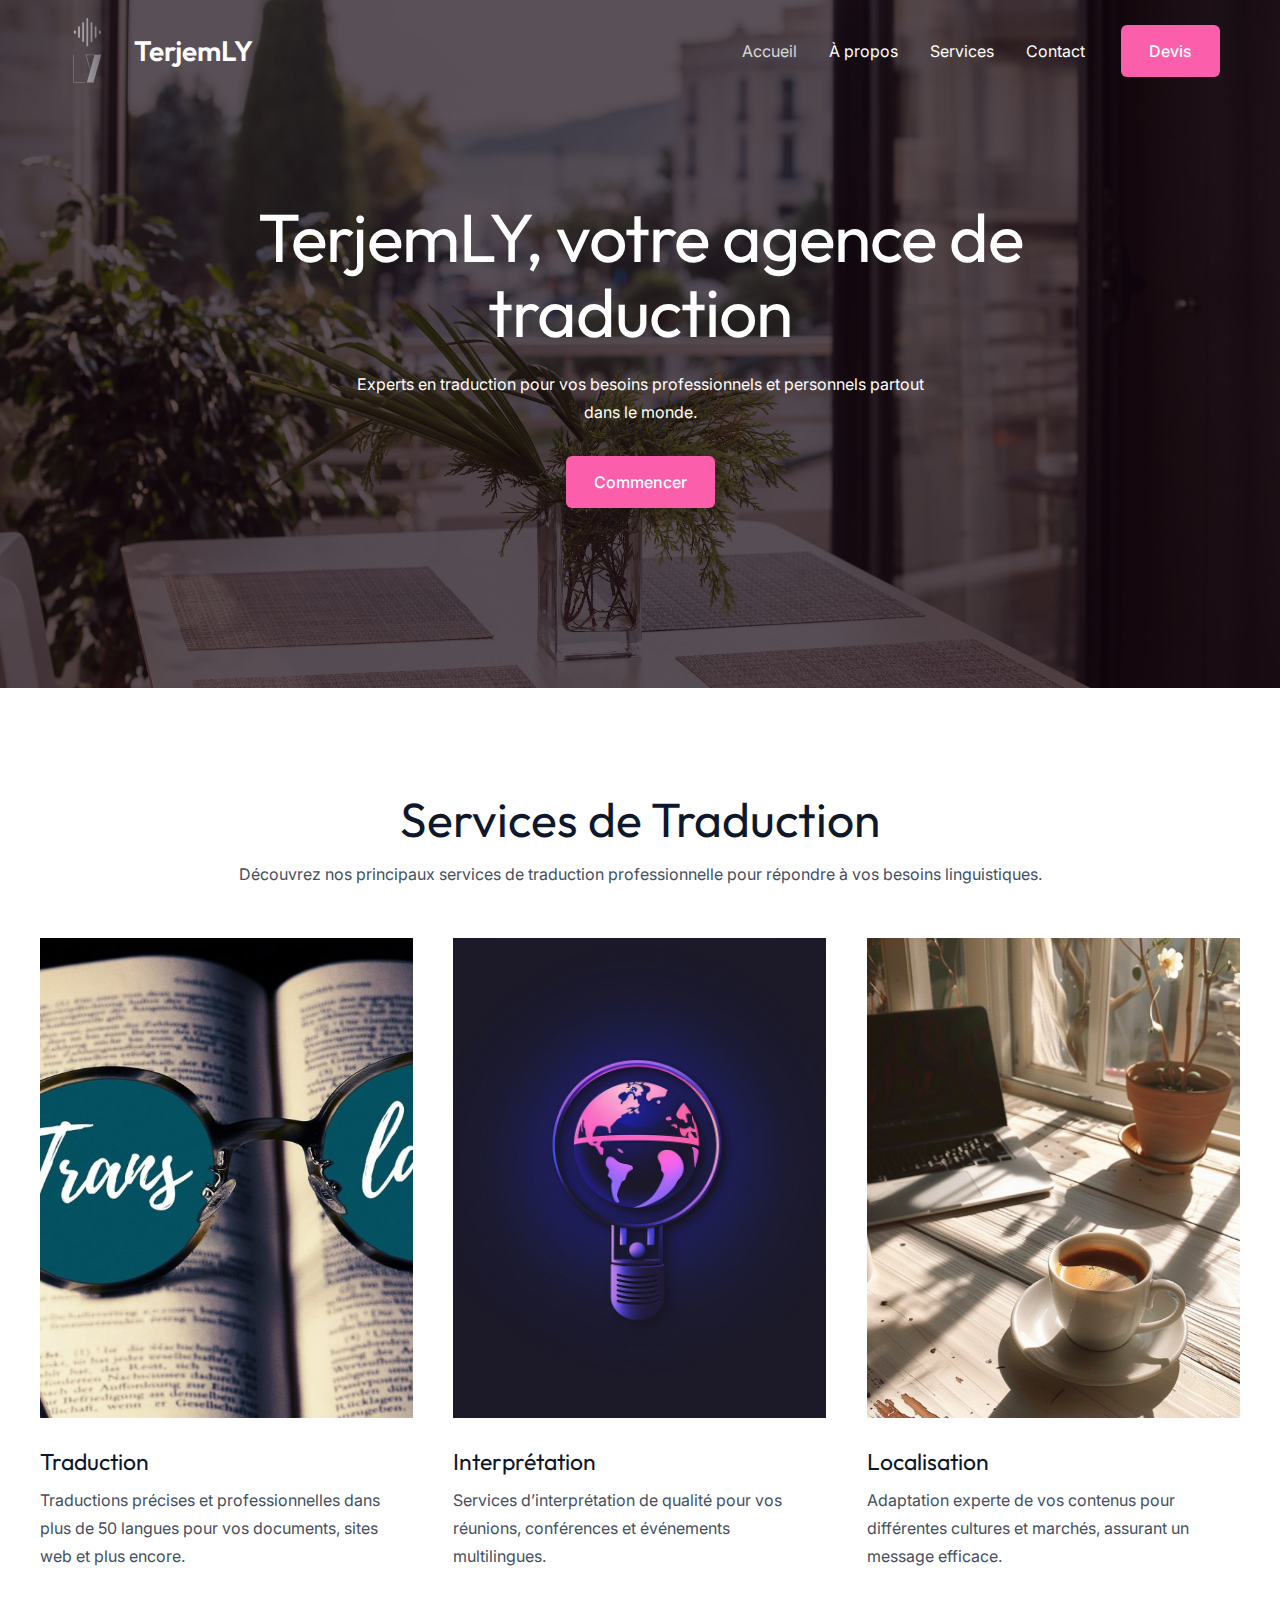
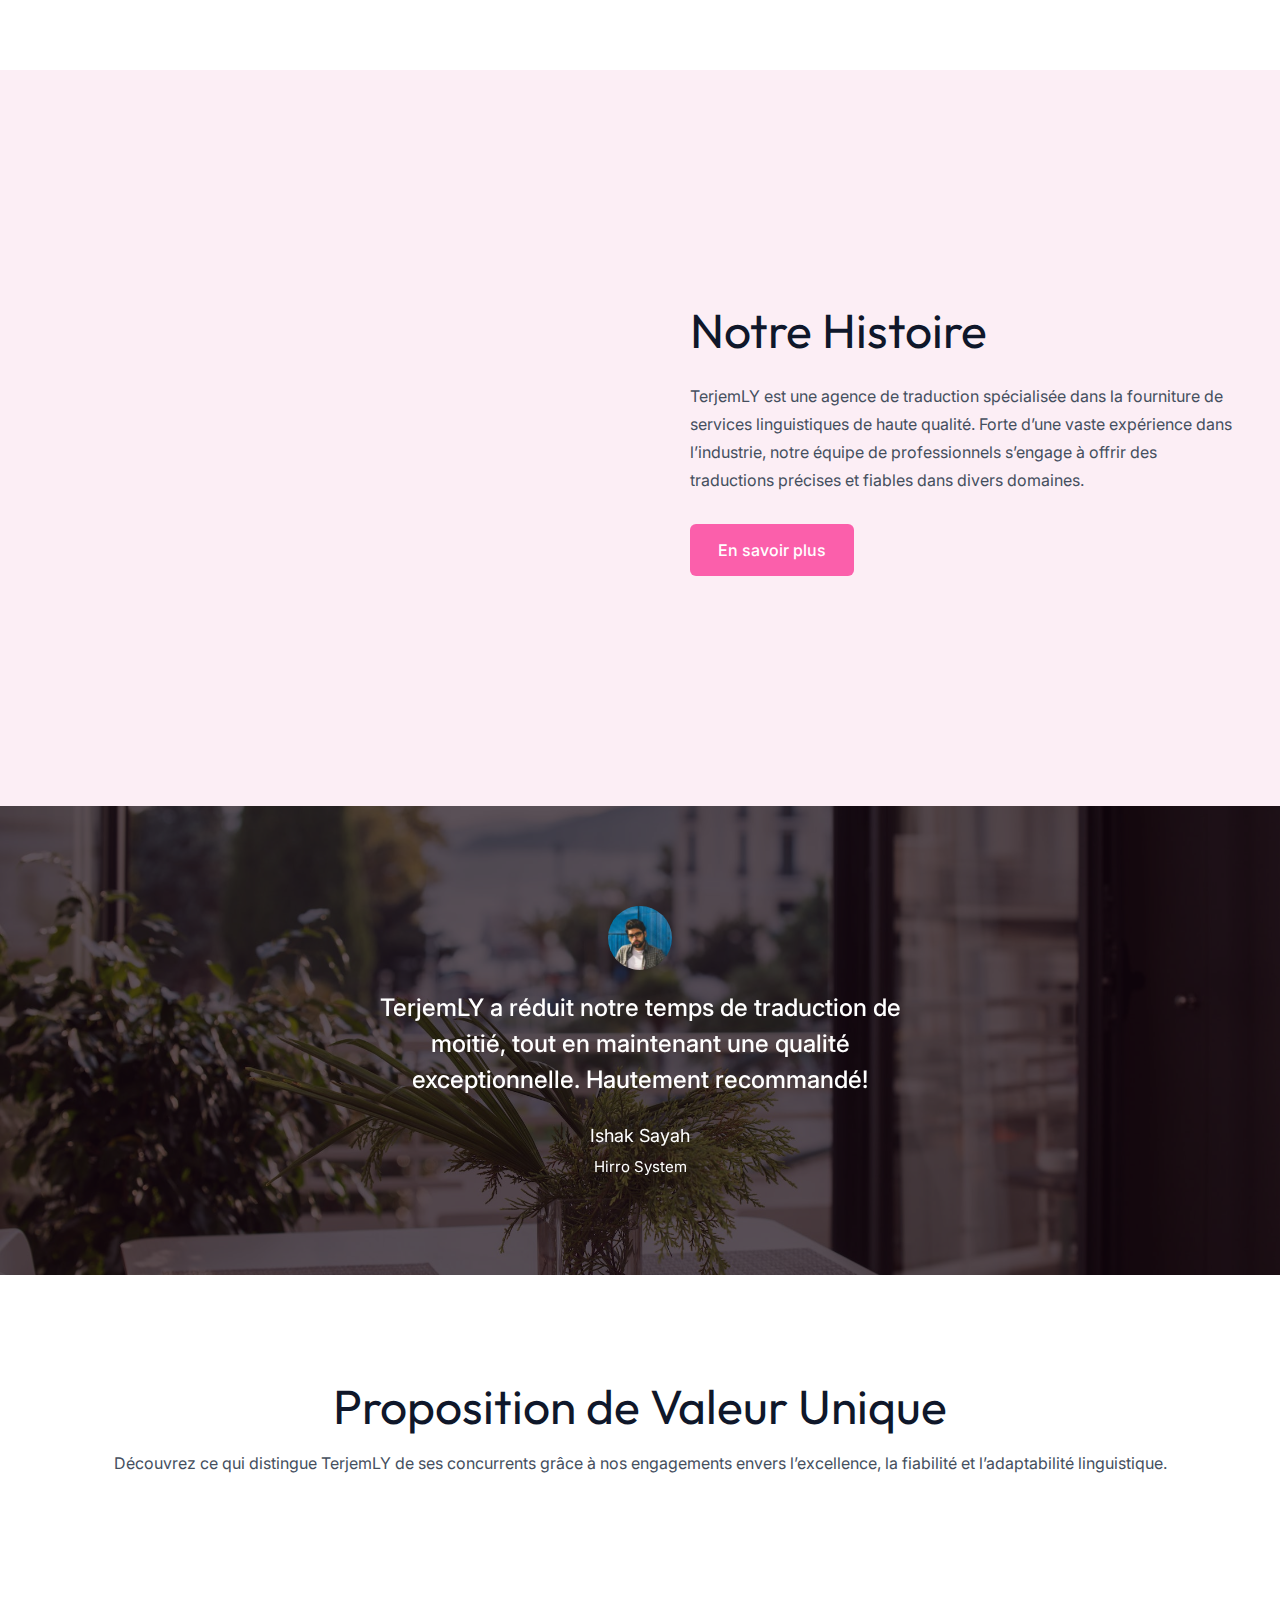
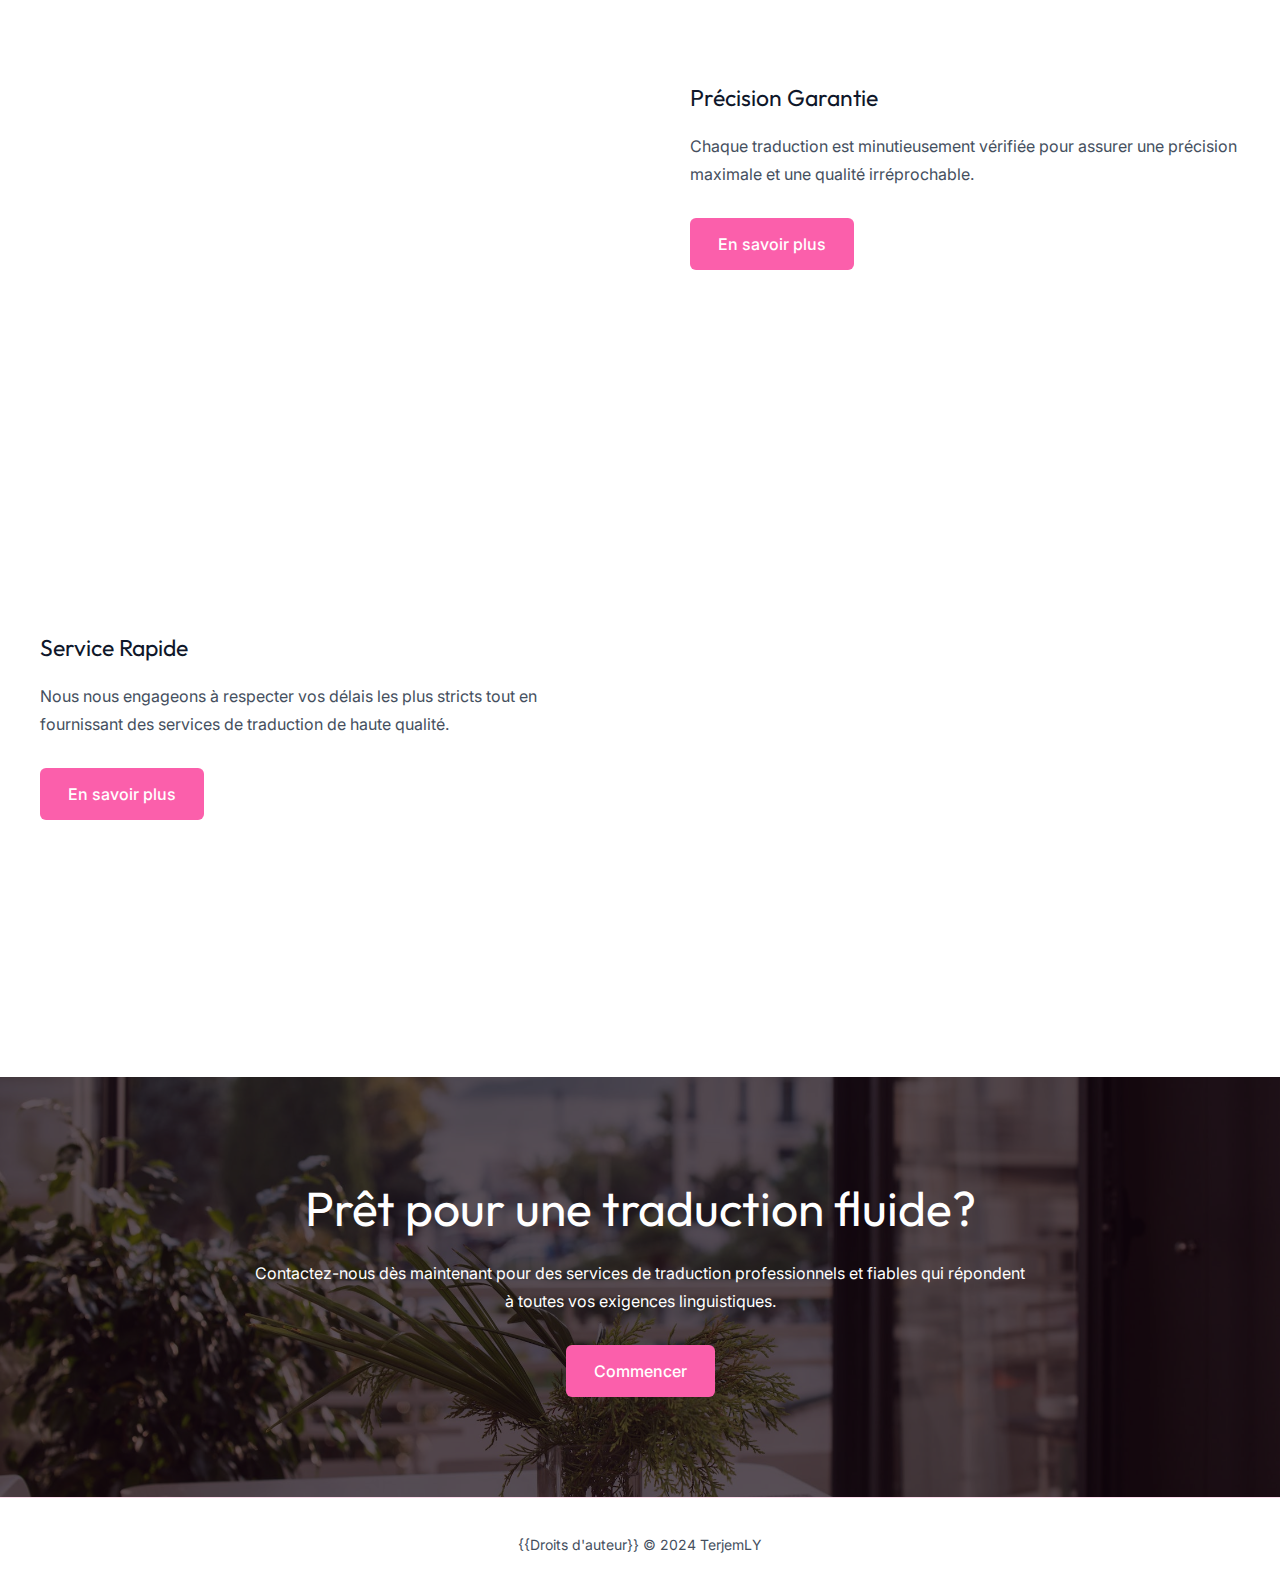
<file: index.html>
<!DOCTYPE html>
<html lang="fr-FR">
<head>
<meta charset="UTF-8">
<meta name="viewport" content="width=device-width, initial-scale=1">
	 <link rel="profile" href="https://gmpg.org/xfn/11"> 
	 <title>TerjemLY</title>
<meta name="robots" content="max-image-preview:large">
<link rel="dns-prefetch" href="//fonts.googleapis.com">
<link rel="alternate" type="application/rss+xml" title="TerjemLY &raquo; Flux" href="./feed/index.html">
<link rel="alternate" type="application/rss+xml" title="TerjemLY &raquo; Flux des commentaires" href="./comments/feed/index.html">
<script>
window._wpemojiSettings = {"baseUrl":"https:\/\/s.w.org\/images\/core\/emoji\/15.0.3\/72x72\/","ext":".png","svgUrl":"https:\/\/s.w.org\/images\/core\/emoji\/15.0.3\/svg\/","svgExt":".svg","source":{"concatemoji":".\/\/wp-includes\/js\/wp-emoji-release.min.js?ver=6.5.2"}};
/*! This file is auto-generated */
!function(i,n){var o,s,e;function c(e){try{var t={supportTests:e,timestamp:(new Date).valueOf()};sessionStorage.setItem(o,JSON.stringify(t))}catch(e){}}function p(e,t,n){e.clearRect(0,0,e.canvas.width,e.canvas.height),e.fillText(t,0,0);var t=new Uint32Array(e.getImageData(0,0,e.canvas.width,e.canvas.height).data),r=(e.clearRect(0,0,e.canvas.width,e.canvas.height),e.fillText(n,0,0),new Uint32Array(e.getImageData(0,0,e.canvas.width,e.canvas.height).data));return t.every(function(e,t){return e===r[t]})}function u(e,t,n){switch(t){case"flag":return n(e,"🏳️‍⚧️","🏳️​⚧️")?!1:!n(e,"🇺🇳","🇺​🇳")&&!n(e,"🏴󠁧󠁢󠁥󠁮󠁧󠁿","🏴​󠁧​󠁢​󠁥​󠁮​󠁧​󠁿");case"emoji":return!n(e,"🐦‍⬛","🐦​⬛")}return!1}function f(e,t,n){var r="undefined"!=typeof WorkerGlobalScope&&self instanceof WorkerGlobalScope?new OffscreenCanvas(300,150):i.createElement("canvas"),a=r.getContext("2d",{willReadFrequently:!0}),o=(a.textBaseline="top",a.font="600 32px Arial",{});return e.forEach(function(e){o[e]=t(a,e,n)}),o}function t(e){var t=i.createElement("script");t.src=e,t.defer=!0,i.head.appendChild(t)}"undefined"!=typeof Promise&&(o="wpEmojiSettingsSupports",s=["flag","emoji"],n.supports={everything:!0,everythingExceptFlag:!0},e=new Promise(function(e){i.addEventListener("DOMContentLoaded",e,{once:!0})}),new Promise(function(t){var n=function(){try{var e=JSON.parse(sessionStorage.getItem(o));if("object"==typeof e&&"number"==typeof e.timestamp&&(new Date).valueOf()<e.timestamp+604800&&"object"==typeof e.supportTests)return e.supportTests}catch(e){}return null}();if(!n){if("undefined"!=typeof Worker&&"undefined"!=typeof OffscreenCanvas&&"undefined"!=typeof URL&&URL.createObjectURL&&"undefined"!=typeof Blob)try{var e="postMessage("+f.toString()+"("+[JSON.stringify(s),u.toString(),p.toString()].join(",")+"));",r=new Blob([e],{type:"text/javascript"}),a=new Worker(URL.createObjectURL(r),{name:"wpTestEmojiSupports"});return void(a.onmessage=function(e){c(n=e.data),a.terminate(),t(n)})}catch(e){}c(n=f(s,u,p))}t(n)}).then(function(e){for(var t in e)n.supports[t]=e[t],n.supports.everything=n.supports.everything&&n.supports[t],"flag"!==t&&(n.supports.everythingExceptFlag=n.supports.everythingExceptFlag&&n.supports[t]);n.supports.everythingExceptFlag=n.supports.everythingExceptFlag&&!n.supports.flag,n.DOMReady=!1,n.readyCallback=function(){n.DOMReady=!0}}).then(function(){return e}).then(function(){var e;n.supports.everything||(n.readyCallback(),(e=n.source||{}).concatemoji?t(e.concatemoji):e.wpemoji&&e.twemoji&&(t(e.twemoji),t(e.wpemoji)))}))}((window,document),window._wpemojiSettings);
</script>
<link rel="stylesheet" id="astra-theme-css-css" href="./wp-content/themes/astra/assets/css/minified/main.min.css?ver=4.6.11" media="all">
<style id="astra-theme-css-inline-css">:root{--ast-container-default-xlg-padding:3em;--ast-container-default-lg-padding:3em;--ast-container-default-slg-padding:2em;--ast-container-default-md-padding:3em;--ast-container-default-sm-padding:3em;--ast-container-default-xs-padding:2.4em;--ast-container-default-xxs-padding:1.8em;--ast-code-block-background:#ECEFF3;--ast-comment-inputs-background:#F9FAFB;--ast-normal-container-width:1200px;--ast-narrow-container-width:750px;--ast-blog-title-font-weight:normal;--ast-blog-meta-weight:inherit;}html{font-size:100%;}a{color:var(--ast-global-color-0);}a:hover,a:focus{color:var(--ast-global-color-1);}body,button,input,select,textarea,.ast-button,.ast-custom-button{font-family:'Inter',sans-serif;font-weight:400;font-size:16px;font-size:1rem;line-height:var(--ast-body-line-height,1.75em);}blockquote{color:var(--ast-global-color-3);}h1,.entry-content h1,h2,.entry-content h2,h3,.entry-content h3,h4,.entry-content h4,h5,.entry-content h5,h6,.entry-content h6,.site-title,.site-title a{font-family:'Outfit',sans-serif;font-weight:600;}.ast-site-identity .site-title a{color:var(--ast-global-color-2);}.site-title{font-size:28px;font-size:1.75rem;display:block;}header .custom-logo-link img{max-width:58px;}.astra-logo-svg{width:58px;}.site-header .site-description{font-size:15px;font-size:0.9375rem;display:none;}.entry-title{font-size:26px;font-size:1.625rem;}.archive .ast-article-post .ast-article-inner,.blog .ast-article-post .ast-article-inner,.archive .ast-article-post .ast-article-inner:hover,.blog .ast-article-post .ast-article-inner:hover{overflow:hidden;}h1,.entry-content h1{font-size:68px;font-size:4.25rem;font-weight:normal;font-family:'Outfit',sans-serif;line-height:1.1em;letter-spacing:-1px;}h2,.entry-content h2{font-size:48px;font-size:3rem;font-weight:normal;font-family:'Outfit',sans-serif;line-height:1.3em;}h3,.entry-content h3{font-size:23px;font-size:1.4375rem;font-weight:normal;font-family:'Outfit',sans-serif;line-height:1.2em;}h4,.entry-content h4{font-size:22px;font-size:1.375rem;line-height:1.3em;font-weight:normal;font-family:'Outfit',sans-serif;}h5,.entry-content h5{font-size:20px;font-size:1.25rem;line-height:1.5em;font-weight:normal;font-family:'Outfit',sans-serif;}h6,.entry-content h6{font-size:16px;font-size:1rem;line-height:1.25em;font-weight:600;font-family:'Outfit',sans-serif;}::selection{background-color:var(--ast-global-color-0);color:#000000;}body,h1,.entry-title a,.entry-content h1,h2,.entry-content h2,h3,.entry-content h3,h4,.entry-content h4,h5,.entry-content h5,h6,.entry-content h6{color:var(--ast-global-color-3);}.tagcloud a:hover,.tagcloud a:focus,.tagcloud a.current-item{color:#000000;border-color:var(--ast-global-color-0);background-color:var(--ast-global-color-0);}input:focus,input[type="text"]:focus,input[type="email"]:focus,input[type="url"]:focus,input[type="password"]:focus,input[type="reset"]:focus,input[type="search"]:focus,textarea:focus{border-color:var(--ast-global-color-0);}input[type="radio"]:checked,input[type=reset],input[type="checkbox"]:checked,input[type="checkbox"]:hover:checked,input[type="checkbox"]:focus:checked,input[type=range]::-webkit-slider-thumb{border-color:var(--ast-global-color-0);background-color:var(--ast-global-color-0);box-shadow:none;}.site-footer a:hover + .post-count,.site-footer a:focus + .post-count{background:var(--ast-global-color-0);border-color:var(--ast-global-color-0);}.single .nav-links .nav-previous,.single .nav-links .nav-next{color:var(--ast-global-color-0);}.entry-meta,.entry-meta *{line-height:1.45;color:var(--ast-global-color-0);}.entry-meta a:not(.ast-button):hover,.entry-meta a:not(.ast-button):hover *,.entry-meta a:not(.ast-button):focus,.entry-meta a:not(.ast-button):focus *,.page-links > .page-link,.page-links .page-link:hover,.post-navigation a:hover{color:var(--ast-global-color-1);}#cat option,.secondary .calendar_wrap thead a,.secondary .calendar_wrap thead a:visited{color:var(--ast-global-color-0);}.secondary .calendar_wrap #today,.ast-progress-val span{background:var(--ast-global-color-0);}.secondary a:hover + .post-count,.secondary a:focus + .post-count{background:var(--ast-global-color-0);border-color:var(--ast-global-color-0);}.calendar_wrap #today > a{color:#000000;}.page-links .page-link,.single .post-navigation a{color:var(--ast-global-color-0);}.ast-search-menu-icon .search-form button.search-submit{padding:0 4px;}.ast-search-menu-icon form.search-form{padding-right:0;}.ast-search-menu-icon.slide-search input.search-field{width:0;}.ast-header-search .ast-search-menu-icon.ast-dropdown-active .search-form,.ast-header-search .ast-search-menu-icon.ast-dropdown-active .search-field:focus{transition:all 0.2s;}.search-form input.search-field:focus{outline:none;}.ast-archive-title{color:var(--ast-global-color-2);}.widget-title,.widget .wp-block-heading{font-size:22px;font-size:1.375rem;color:var(--ast-global-color-2);}.ast-single-post .entry-content a,.ast-comment-content a:not(.ast-comment-edit-reply-wrap a){text-decoration:underline;}.ast-single-post .wp-block-button .wp-block-button__link,.ast-single-post .elementor-button-wrapper .elementor-button,.ast-single-post .entry-content .uagb-tab a,.ast-single-post .entry-content .uagb-ifb-cta a,.ast-single-post .entry-content .wp-block-uagb-buttons a,.ast-single-post .entry-content .uabb-module-content a,.ast-single-post .entry-content .uagb-post-grid a,.ast-single-post .entry-content .uagb-timeline a,.ast-single-post .entry-content .uagb-toc__wrap a,.ast-single-post .entry-content .uagb-taxomony-box a,.ast-single-post .entry-content .woocommerce a,.entry-content .wp-block-latest-posts > li > a,.ast-single-post .entry-content .wp-block-file__button,li.ast-post-filter-single,.ast-single-post .wp-block-buttons .wp-block-button.is-style-outline .wp-block-button__link,.ast-single-post .ast-comment-content .comment-reply-link,.ast-single-post .ast-comment-content .comment-edit-link{text-decoration:none;}.ast-search-menu-icon.slide-search a:focus-visible:focus-visible,.astra-search-icon:focus-visible,#close:focus-visible,a:focus-visible,.ast-menu-toggle:focus-visible,.site .skip-link:focus-visible,.wp-block-loginout input:focus-visible,.wp-block-search.wp-block-search__button-inside .wp-block-search__inside-wrapper,.ast-header-navigation-arrow:focus-visible,.woocommerce .wc-proceed-to-checkout > .checkout-button:focus-visible,.woocommerce .woocommerce-MyAccount-navigation ul li a:focus-visible,.ast-orders-table__row .ast-orders-table__cell:focus-visible,.woocommerce .woocommerce-order-details .order-again > .button:focus-visible,.woocommerce .woocommerce-message a.button.wc-forward:focus-visible,.woocommerce #minus_qty:focus-visible,.woocommerce #plus_qty:focus-visible,a#ast-apply-coupon:focus-visible,.woocommerce .woocommerce-info a:focus-visible,.woocommerce .astra-shop-summary-wrap a:focus-visible,.woocommerce a.wc-forward:focus-visible,#ast-apply-coupon:focus-visible,.woocommerce-js .woocommerce-mini-cart-item a.remove:focus-visible,#close:focus-visible,.button.search-submit:focus-visible,#search_submit:focus,.normal-search:focus-visible{outline-style:dotted;outline-color:inherit;outline-width:thin;}input:focus,input[type="text"]:focus,input[type="email"]:focus,input[type="url"]:focus,input[type="password"]:focus,input[type="reset"]:focus,input[type="search"]:focus,input[type="number"]:focus,textarea:focus,.wp-block-search__input:focus,[data-section="section-header-mobile-trigger"] .ast-button-wrap .ast-mobile-menu-trigger-minimal:focus,.ast-mobile-popup-drawer.active .menu-toggle-close:focus,.woocommerce-ordering select.orderby:focus,#ast-scroll-top:focus,#coupon_code:focus,.woocommerce-page #comment:focus,.woocommerce #reviews #respond input#submit:focus,.woocommerce a.add_to_cart_button:focus,.woocommerce .button.single_add_to_cart_button:focus,.woocommerce .woocommerce-cart-form button:focus,.woocommerce .woocommerce-cart-form__cart-item .quantity .qty:focus,.woocommerce .woocommerce-billing-fields .woocommerce-billing-fields__field-wrapper .woocommerce-input-wrapper > .input-text:focus,.woocommerce #order_comments:focus,.woocommerce #place_order:focus,.woocommerce .woocommerce-address-fields .woocommerce-address-fields__field-wrapper .woocommerce-input-wrapper > .input-text:focus,.woocommerce .woocommerce-MyAccount-content form button:focus,.woocommerce .woocommerce-MyAccount-content .woocommerce-EditAccountForm .woocommerce-form-row .woocommerce-Input.input-text:focus,.woocommerce .ast-woocommerce-container .woocommerce-pagination ul.page-numbers li a:focus,body #content .woocommerce form .form-row .select2-container--default .select2-selection--single:focus,#ast-coupon-code:focus,.woocommerce.woocommerce-js .quantity input[type=number]:focus,.woocommerce-js .woocommerce-mini-cart-item .quantity input[type=number]:focus,.woocommerce p#ast-coupon-trigger:focus{border-style:dotted;border-color:inherit;border-width:thin;}input{outline:none;}.ast-logo-title-inline .site-logo-img{padding-right:1em;}.site-logo-img img{ transition:all 0.2s linear;}body .ast-oembed-container *{position:absolute;top:0;width:100%;height:100%;left:0;}body .wp-block-embed-pocket-casts .ast-oembed-container *{position:unset;}.ast-single-post-featured-section + article {margin-top: 2em;}.site-content .ast-single-post-featured-section img {width: 100%;overflow: hidden;object-fit: cover;}.site > .ast-single-related-posts-container {margin-top: 0;}@media (min-width: 922px) {.ast-desktop .ast-container--narrow {max-width: var(--ast-narrow-container-width);margin: 0 auto;}}.ast-page-builder-template .hentry {margin: 0;}.ast-page-builder-template .site-content > .ast-container {max-width: 100%;padding: 0;}.ast-page-builder-template .site .site-content #primary {padding: 0;margin: 0;}.ast-page-builder-template .no-results {text-align: center;margin: 4em auto;}.ast-page-builder-template .ast-pagination {padding: 2em;}.ast-page-builder-template .entry-header.ast-no-title.ast-no-thumbnail {margin-top: 0;}.ast-page-builder-template .entry-header.ast-header-without-markup {margin-top: 0;margin-bottom: 0;}.ast-page-builder-template .entry-header.ast-no-title.ast-no-meta {margin-bottom: 0;}.ast-page-builder-template.single .post-navigation {padding-bottom: 2em;}.ast-page-builder-template.single-post .site-content > .ast-container {max-width: 100%;}.ast-page-builder-template .entry-header {margin-top: 2em;margin-left: auto;margin-right: auto;}.ast-page-builder-template .ast-archive-description {margin: 2em auto 0;padding-left: 20px;padding-right: 20px;}.ast-page-builder-template .ast-row {margin-left: 0;margin-right: 0;}.single.ast-page-builder-template .entry-header + .entry-content,.single.ast-page-builder-template .ast-single-entry-banner + .site-content article .entry-content {margin-bottom: 2em;}@media(min-width: 921px) {.ast-page-builder-template.archive.ast-right-sidebar .ast-row article,.ast-page-builder-template.archive.ast-left-sidebar .ast-row article {padding-left: 0;padding-right: 0;}}@media (max-width:921px){#ast-desktop-header{display:none;}}@media (min-width:922px){#ast-mobile-header{display:none;}}.wp-block-buttons.aligncenter{justify-content:center;}@media (max-width:921px){.ast-theme-transparent-header #primary,.ast-theme-transparent-header #secondary{padding:0;}}@media (max-width:921px){.ast-plain-container.ast-no-sidebar #primary{padding:0;}}.ast-plain-container.ast-no-sidebar #primary{margin-top:0;margin-bottom:0;}@media (max-width:921px){.ast-separate-container.ast-single-post.ast-right-sidebar #primary,.ast-separate-container.ast-single-post.ast-left-sidebar #primary,.ast-separate-container.ast-single-post #primary,.ast-plain-container #primary,.ast-narrow-container #primary{margin-top:40px;margin-bottom:20px;}.ast-separate-container.ast-single-post.ast-right-sidebar #primary,.ast-separate-container.ast-single-post.ast-left-sidebar #primary,.ast-separate-container.ast-single-post #primary,.ast-plain-container.ast-single-post #primary,.ast-narrow-container.ast-single-post #primary{margin-top:40px;margin-bottom:20px;}}@media (max-width:544px){.ast-separate-container.ast-single-post.ast-right-sidebar #primary,.ast-separate-container.ast-single-post.ast-left-sidebar #primary,.ast-separate-container.ast-single-post #primary,.ast-plain-container.ast-single-post #primary,.ast-narrow-container.ast-single-post #primary{margin-top:30px;margin-bottom:20px;}}@media (max-width:921px){.ast-separate-container #primary,.ast-narrow-container #primary{padding-top:0px;}}@media (max-width:544px){.ast-separate-container #primary,.ast-narrow-container #primary{padding-top:0px;}}@media (max-width:921px){.ast-separate-container #primary,.ast-narrow-container #primary{padding-bottom:0px;}}@media (max-width:544px){.ast-separate-container #primary,.ast-narrow-container #primary{padding-bottom:0px;}}.wp-block-button.is-style-outline .wp-block-button__link{border-color:var(--ast-global-color-0);}div.wp-block-button.is-style-outline > .wp-block-button__link:not(.has-text-color),div.wp-block-button.wp-block-button__link.is-style-outline:not(.has-text-color){color:var(--ast-global-color-0);}.wp-block-button.is-style-outline .wp-block-button__link:hover,.wp-block-buttons .wp-block-button.is-style-outline .wp-block-button__link:focus,.wp-block-buttons .wp-block-button.is-style-outline > .wp-block-button__link:not(.has-text-color):hover,.wp-block-buttons .wp-block-button.wp-block-button__link.is-style-outline:not(.has-text-color):hover{color:#ffffff;background-color:var(--ast-global-color-1);border-color:var(--ast-global-color-1);}.post-page-numbers.current .page-link,.ast-pagination .page-numbers.current{color:#000000;border-color:var(--ast-global-color-0);background-color:var(--ast-global-color-0);}.wp-block-button.is-style-outline .wp-block-button__link.wp-element-button,.ast-outline-button{border-color:var(--ast-global-color-0);font-family:inherit;font-weight:500;font-size:16px;font-size:1rem;line-height:1em;text-decoration:initial;border-top-left-radius:6px;border-top-right-radius:6px;border-bottom-right-radius:6px;border-bottom-left-radius:6px;}.wp-block-buttons .wp-block-button.is-style-outline > .wp-block-button__link:not(.has-text-color),.wp-block-buttons .wp-block-button.wp-block-button__link.is-style-outline:not(.has-text-color),.ast-outline-button{color:var(--ast-global-color-0);}.wp-block-button.is-style-outline .wp-block-button__link:hover,.wp-block-buttons .wp-block-button.is-style-outline .wp-block-button__link:focus,.wp-block-buttons .wp-block-button.is-style-outline > .wp-block-button__link:not(.has-text-color):hover,.wp-block-buttons .wp-block-button.wp-block-button__link.is-style-outline:not(.has-text-color):hover,.ast-outline-button:hover,.ast-outline-button:focus,.wp-block-uagb-buttons-child .uagb-buttons-repeater.ast-outline-button:hover,.wp-block-uagb-buttons-child .uagb-buttons-repeater.ast-outline-button:focus{color:#ffffff;background-color:var(--ast-global-color-1);border-color:var(--ast-global-color-1);}.wp-block-button .wp-block-button__link.wp-element-button.is-style-outline:not(.has-background),.wp-block-button.is-style-outline>.wp-block-button__link.wp-element-button:not(.has-background),.ast-outline-button{background-color:var(--ast-global-color-0);}.entry-content[ast-blocks-layout] > figure{margin-bottom:1em;}h1.widget-title{font-weight:normal;}h2.widget-title{font-weight:normal;}h3.widget-title{font-weight:normal;}#page{display:flex;flex-direction:column;min-height:100vh;}.ast-404-layout-1 h1.page-title{color:var(--ast-global-color-2);}.single .post-navigation a{line-height:1em;height:inherit;}.error-404 .page-sub-title{font-size:1.5rem;font-weight:inherit;}.search .site-content .content-area .search-form{margin-bottom:0;}#page .site-content{flex-grow:1;}.widget{margin-bottom:1.25em;}#secondary li{line-height:1.5em;}#secondary .wp-block-group h2{margin-bottom:0.7em;}#secondary h2{font-size:1.7rem;}.ast-separate-container .ast-article-post,.ast-separate-container .ast-article-single,.ast-separate-container .comment-respond{padding:3em;}.ast-separate-container .ast-article-single .ast-article-single{padding:0;}.ast-article-single .wp-block-post-template-is-layout-grid{padding-left:0;}.ast-separate-container .comments-title,.ast-narrow-container .comments-title{padding:1.5em 2em;}.ast-page-builder-template .comment-form-textarea,.ast-comment-formwrap .ast-grid-common-col{padding:0;}.ast-comment-formwrap{padding:0;display:inline-flex;column-gap:20px;width:100%;margin-left:0;margin-right:0;}.comments-area textarea#comment:focus,.comments-area textarea#comment:active,.comments-area .ast-comment-formwrap input[type="text"]:focus,.comments-area .ast-comment-formwrap input[type="text"]:active {box-shadow:none;outline:none;}.archive.ast-page-builder-template .entry-header{margin-top:2em;}.ast-page-builder-template .ast-comment-formwrap{width:100%;}.entry-title{margin-bottom:0.5em;}.ast-archive-description p{font-size:inherit;font-weight:inherit;line-height:inherit;}.ast-separate-container .ast-comment-list li.depth-1,.hentry{margin-bottom:2em;}@media (min-width:921px){.ast-left-sidebar.ast-page-builder-template #secondary,.archive.ast-right-sidebar.ast-page-builder-template .site-main{padding-left:20px;padding-right:20px;}}@media (max-width:544px){.ast-comment-formwrap.ast-row{column-gap:10px;display:inline-block;}#ast-commentform .ast-grid-common-col{position:relative;width:100%;}}@media (min-width:1201px){.ast-separate-container .ast-article-post,.ast-separate-container .ast-article-single,.ast-separate-container .ast-author-box,.ast-separate-container .ast-404-layout-1,.ast-separate-container .no-results{padding:3em;}}@media (max-width:921px){.ast-separate-container #primary,.ast-separate-container #secondary{padding:1.5em 0;}#primary,#secondary{padding:1.5em 0;margin:0;}.ast-left-sidebar #content > .ast-container{display:flex;flex-direction:column-reverse;width:100%;}}@media (min-width:922px){.ast-separate-container.ast-right-sidebar #primary,.ast-separate-container.ast-left-sidebar #primary{border:0;}.search-no-results.ast-separate-container #primary{margin-bottom:4em;}}.wp-block-button .wp-block-button__link{color:#ffffff;}.wp-block-button .wp-block-button__link:hover,.wp-block-button .wp-block-button__link:focus{color:#ffffff;background-color:var(--ast-global-color-1);border-color:var(--ast-global-color-1);}.wp-block-button .wp-block-button__link,.wp-block-search .wp-block-search__button,body .wp-block-file .wp-block-file__button{border-style:solid;border-top-width:0px;border-right-width:0px;border-left-width:0px;border-bottom-width:0px;border-color:var(--ast-global-color-0);background-color:var(--ast-global-color-0);color:#ffffff;font-family:inherit;font-weight:500;line-height:1em;text-decoration:initial;font-size:16px;font-size:1rem;border-top-left-radius:6px;border-top-right-radius:6px;border-bottom-right-radius:6px;border-bottom-left-radius:6px;padding-top:18px;padding-right:28px;padding-bottom:18px;padding-left:28px;}.menu-toggle,button,.ast-button,.ast-custom-button,.button,input#submit,input[type="button"],input[type="submit"],input[type="reset"],form[CLASS*="wp-block-search__"].wp-block-search .wp-block-search__inside-wrapper .wp-block-search__button,body .wp-block-file .wp-block-file__button,.search .search-submit,.woocommerce-js a.button,.woocommerce button.button,.woocommerce .woocommerce-message a.button,.woocommerce #respond input#submit.alt,.woocommerce input.button.alt,.woocommerce input.button,.woocommerce input.button:disabled,.woocommerce input.button:disabled[disabled],.woocommerce input.button:disabled:hover,.woocommerce input.button:disabled[disabled]:hover,.woocommerce #respond input#submit,.woocommerce button.button.alt.disabled,.wc-block-grid__products .wc-block-grid__product .wp-block-button__link,.wc-block-grid__product-onsale,[CLASS*="wc-block"] button,.woocommerce-js .astra-cart-drawer .astra-cart-drawer-content .woocommerce-mini-cart__buttons .button:not(.checkout):not(.ast-continue-shopping),.woocommerce-js .astra-cart-drawer .astra-cart-drawer-content .woocommerce-mini-cart__buttons a.checkout,.woocommerce button.button.alt.disabled.wc-variation-selection-needed,[CLASS*="wc-block"] .wc-block-components-button{border-style:solid;border-top-width:0px;border-right-width:0px;border-left-width:0px;border-bottom-width:0px;color:#ffffff;border-color:var(--ast-global-color-0);background-color:var(--ast-global-color-0);padding-top:18px;padding-right:28px;padding-bottom:18px;padding-left:28px;font-family:inherit;font-weight:500;font-size:16px;font-size:1rem;line-height:1em;text-decoration:initial;border-top-left-radius:6px;border-top-right-radius:6px;border-bottom-right-radius:6px;border-bottom-left-radius:6px;}button:focus,.menu-toggle:hover,button:hover,.ast-button:hover,.ast-custom-button:hover .button:hover,.ast-custom-button:hover ,input[type=reset]:hover,input[type=reset]:focus,input#submit:hover,input#submit:focus,input[type="button"]:hover,input[type="button"]:focus,input[type="submit"]:hover,input[type="submit"]:focus,form[CLASS*="wp-block-search__"].wp-block-search .wp-block-search__inside-wrapper .wp-block-search__button:hover,form[CLASS*="wp-block-search__"].wp-block-search .wp-block-search__inside-wrapper .wp-block-search__button:focus,body .wp-block-file .wp-block-file__button:hover,body .wp-block-file .wp-block-file__button:focus,.woocommerce-js a.button:hover,.woocommerce button.button:hover,.woocommerce .woocommerce-message a.button:hover,.woocommerce #respond input#submit:hover,.woocommerce #respond input#submit.alt:hover,.woocommerce input.button.alt:hover,.woocommerce input.button:hover,.woocommerce button.button.alt.disabled:hover,.wc-block-grid__products .wc-block-grid__product .wp-block-button__link:hover,[CLASS*="wc-block"] button:hover,.woocommerce-js .astra-cart-drawer .astra-cart-drawer-content .woocommerce-mini-cart__buttons .button:not(.checkout):not(.ast-continue-shopping):hover,.woocommerce-js .astra-cart-drawer .astra-cart-drawer-content .woocommerce-mini-cart__buttons a.checkout:hover,.woocommerce button.button.alt.disabled.wc-variation-selection-needed:hover,[CLASS*="wc-block"] .wc-block-components-button:hover,[CLASS*="wc-block"] .wc-block-components-button:focus{color:#ffffff;background-color:var(--ast-global-color-1);border-color:var(--ast-global-color-1);}form[CLASS*="wp-block-search__"].wp-block-search .wp-block-search__inside-wrapper .wp-block-search__button.has-icon{padding-top:calc(18px - 3px);padding-right:calc(28px - 3px);padding-bottom:calc(18px - 3px);padding-left:calc(28px - 3px);}@media (max-width:921px){.ast-mobile-header-stack .main-header-bar .ast-search-menu-icon{display:inline-block;}.ast-header-break-point.ast-header-custom-item-outside .ast-mobile-header-stack .main-header-bar .ast-search-icon{margin:0;}.ast-comment-avatar-wrap img{max-width:2.5em;}.ast-comment-meta{padding:0 1.8888em 1.3333em;}.ast-separate-container .ast-comment-list li.depth-1{padding:1.5em 2.14em;}.ast-separate-container .comment-respond{padding:2em 2.14em;}}@media (min-width:544px){.ast-container{max-width:100%;}}@media (max-width:544px){.ast-separate-container .ast-article-post,.ast-separate-container .ast-article-single,.ast-separate-container .comments-title,.ast-separate-container .ast-archive-description{padding:1.5em 1em;}.ast-separate-container #content .ast-container{padding-left:0.54em;padding-right:0.54em;}.ast-separate-container .ast-comment-list .bypostauthor{padding:.5em;}.ast-search-menu-icon.ast-dropdown-active .search-field{width:170px;}}.ast-separate-container{background-color:var(--ast-global-color-4);;background-image:none;;}@media (max-width:921px){.site-title{display:block;}.site-header .site-description{display:none;}.entry-title{font-size:24px;font-size:1.5rem;}h1,.entry-content h1{font-size:48px;}h2,.entry-content h2{font-size:32px;}h3,.entry-content h3{font-size:22px;}}@media (max-width:544px){.site-title{font-size:24px;font-size:1.5rem;display:block;}.site-header .site-description{display:none;}.entry-title{font-size:24px;font-size:1.5rem;}h1,.entry-content h1{font-size:40px;}h2,.entry-content h2{font-size:30px;}h3,.entry-content h3{font-size:20px;}h4,.entry-content h4{font-size:20px;font-size:1.25rem;}header .custom-logo-link img,.ast-header-break-point .site-branding img,.ast-header-break-point .custom-logo-link img{max-width:38px;}.astra-logo-svg{width:38px;}.astra-logo-svg:not(.sticky-custom-logo .astra-logo-svg,.transparent-custom-logo .astra-logo-svg,.advanced-header-logo .astra-logo-svg){height:38px;}.ast-header-break-point .site-logo-img .custom-mobile-logo-link img{max-width:38px;}}@media (max-width:921px){html{font-size:91.2%;}}@media (max-width:544px){html{font-size:91.2%;}}@media (min-width:922px){.ast-container{max-width:1240px;}}@media (min-width:922px){.site-content .ast-container{display:flex;}}@media (max-width:921px){.site-content .ast-container{flex-direction:column;}}@media (min-width:922px){.main-header-menu .sub-menu .menu-item.ast-left-align-sub-menu:hover > .sub-menu,.main-header-menu .sub-menu .menu-item.ast-left-align-sub-menu.focus > .sub-menu{margin-left:-0px;}}.ast-theme-transparent-header [CLASS*="ast-header-button-"] .ast-custom-button{color:#ffffff;background:var(--ast-global-color-0);}.ast-theme-transparent-header [CLASS*="ast-header-button-"] .ast-custom-button:hover{color:#ffffff;background:var(--ast-global-color-1);}.ast-theme-transparent-header [data-section="section-header-mobile-trigger"] .ast-button-wrap .mobile-menu-toggle-icon .ast-mobile-svg{fill:#ffffff;}.ast-theme-transparent-header [data-section="section-header-mobile-trigger"] .ast-button-wrap .mobile-menu-wrap .mobile-menu{color:#ffffff;}.ast-theme-transparent-header [data-section="section-header-mobile-trigger"] .ast-button-wrap .ast-mobile-menu-trigger-outline{background:transparent;color:#ffffff;border-color:#ffffff;}.site .comments-area{padding-top:2em;padding-bottom:3em;}.wp-block-file {display: flex;align-items: center;flex-wrap: wrap;justify-content: space-between;}.wp-block-pullquote {border: none;}.wp-block-pullquote blockquote::before {content: "\201D";font-family: "Helvetica",sans-serif;display: flex;transform: rotate( 180deg );font-size: 6rem;font-style: normal;line-height: 1;font-weight: bold;align-items: center;justify-content: center;}.has-text-align-right > blockquote::before {justify-content: flex-start;}.has-text-align-left > blockquote::before {justify-content: flex-end;}figure.wp-block-pullquote.is-style-solid-color blockquote {max-width: 100%;text-align: inherit;}html body {--wp--custom--ast-default-block-top-padding: 3em;--wp--custom--ast-default-block-right-padding: 3em;--wp--custom--ast-default-block-bottom-padding: 3em;--wp--custom--ast-default-block-left-padding: 3em;--wp--custom--ast-container-width: 1200px;--wp--custom--ast-content-width-size: 1200px;--wp--custom--ast-wide-width-size: calc(1200px + var(--wp--custom--ast-default-block-left-padding) + var(--wp--custom--ast-default-block-right-padding));}.ast-narrow-container {--wp--custom--ast-content-width-size: 750px;--wp--custom--ast-wide-width-size: 750px;}@media(max-width: 921px) {html body {--wp--custom--ast-default-block-top-padding: 3em;--wp--custom--ast-default-block-right-padding: 2em;--wp--custom--ast-default-block-bottom-padding: 3em;--wp--custom--ast-default-block-left-padding: 2em;}}@media(max-width: 544px) {html body {--wp--custom--ast-default-block-top-padding: 3em;--wp--custom--ast-default-block-right-padding: 1.5em;--wp--custom--ast-default-block-bottom-padding: 3em;--wp--custom--ast-default-block-left-padding: 1.5em;}}.entry-content > .wp-block-group,.entry-content > .wp-block-cover,.entry-content > .wp-block-columns {padding-top: var(--wp--custom--ast-default-block-top-padding);padding-right: var(--wp--custom--ast-default-block-right-padding);padding-bottom: var(--wp--custom--ast-default-block-bottom-padding);padding-left: var(--wp--custom--ast-default-block-left-padding);}.ast-plain-container.ast-no-sidebar .entry-content > .alignfull,.ast-page-builder-template .ast-no-sidebar .entry-content > .alignfull {margin-left: calc( -50vw + 50%);margin-right: calc( -50vw + 50%);max-width: 100vw;width: 100vw;}.ast-plain-container.ast-no-sidebar .entry-content .alignfull .alignfull,.ast-page-builder-template.ast-no-sidebar .entry-content .alignfull .alignfull,.ast-plain-container.ast-no-sidebar .entry-content .alignfull .alignwide,.ast-page-builder-template.ast-no-sidebar .entry-content .alignfull .alignwide,.ast-plain-container.ast-no-sidebar .entry-content .alignwide .alignfull,.ast-page-builder-template.ast-no-sidebar .entry-content .alignwide .alignfull,.ast-plain-container.ast-no-sidebar .entry-content .alignwide .alignwide,.ast-page-builder-template.ast-no-sidebar .entry-content .alignwide .alignwide,.ast-plain-container.ast-no-sidebar .entry-content .wp-block-column .alignfull,.ast-page-builder-template.ast-no-sidebar .entry-content .wp-block-column .alignfull,.ast-plain-container.ast-no-sidebar .entry-content .wp-block-column .alignwide,.ast-page-builder-template.ast-no-sidebar .entry-content .wp-block-column .alignwide {margin-left: auto;margin-right: auto;width: 100%;}[ast-blocks-layout] .wp-block-separator:not(.is-style-dots) {height: 0;}[ast-blocks-layout] .wp-block-separator {margin: 20px auto;}[ast-blocks-layout] .wp-block-separator:not(.is-style-wide):not(.is-style-dots) {max-width: 100px;}[ast-blocks-layout] .wp-block-separator.has-background {padding: 0;}.entry-content[ast-blocks-layout] > * {max-width: var(--wp--custom--ast-content-width-size);margin-left: auto;margin-right: auto;}.entry-content[ast-blocks-layout] > .alignwide {max-width: var(--wp--custom--ast-wide-width-size);}.entry-content[ast-blocks-layout] .alignfull {max-width: none;}.entry-content .wp-block-columns {margin-bottom: 0;}blockquote {margin: 1.5em;border-color: rgba(0,0,0,0.05);}.wp-block-quote:not(.has-text-align-right):not(.has-text-align-center) {border-left: 5px solid rgba(0,0,0,0.05);}.has-text-align-right > blockquote,blockquote.has-text-align-right {border-right: 5px solid rgba(0,0,0,0.05);}.has-text-align-left > blockquote,blockquote.has-text-align-left {border-left: 5px solid rgba(0,0,0,0.05);}.wp-block-site-tagline,.wp-block-latest-posts .read-more {margin-top: 15px;}.wp-block-loginout p label {display: block;}.wp-block-loginout p:not(.login-remember):not(.login-submit) input {width: 100%;}.wp-block-loginout input:focus {border-color: transparent;}.wp-block-loginout input:focus {outline: thin dotted;}.entry-content .wp-block-media-text .wp-block-media-text__content {padding: 0 0 0 8%;}.entry-content .wp-block-media-text.has-media-on-the-right .wp-block-media-text__content {padding: 0 8% 0 0;}.entry-content .wp-block-media-text.has-background .wp-block-media-text__content {padding: 8%;}.entry-content .wp-block-cover:not([class*="background-color"]) .wp-block-cover__inner-container,.entry-content .wp-block-cover:not([class*="background-color"]) .wp-block-cover-image-text,.entry-content .wp-block-cover:not([class*="background-color"]) .wp-block-cover-text,.entry-content .wp-block-cover-image:not([class*="background-color"]) .wp-block-cover__inner-container,.entry-content .wp-block-cover-image:not([class*="background-color"]) .wp-block-cover-image-text,.entry-content .wp-block-cover-image:not([class*="background-color"]) .wp-block-cover-text {color: var(--ast-global-color-5);}.wp-block-loginout .login-remember input {width: 1.1rem;height: 1.1rem;margin: 0 5px 4px 0;vertical-align: middle;}.wp-block-latest-posts > li > *:first-child,.wp-block-latest-posts:not(.is-grid) > li:first-child {margin-top: 0;}.wp-block-search__inside-wrapper .wp-block-search__input {padding: 0 10px;color: var(--ast-global-color-3);background: var(--ast-global-color-5);border-color: var(--ast-border-color);}.wp-block-latest-posts .read-more {margin-bottom: 1.5em;}.wp-block-search__no-button .wp-block-search__inside-wrapper .wp-block-search__input {padding-top: 5px;padding-bottom: 5px;}.wp-block-latest-posts .wp-block-latest-posts__post-date,.wp-block-latest-posts .wp-block-latest-posts__post-author {font-size: 1rem;}.wp-block-latest-posts > li > *,.wp-block-latest-posts:not(.is-grid) > li {margin-top: 12px;margin-bottom: 12px;}.ast-page-builder-template .entry-content[ast-blocks-layout] > *,.ast-page-builder-template .entry-content[ast-blocks-layout] > .alignfull > * {max-width: none;}.ast-page-builder-template .entry-content[ast-blocks-layout] > .alignwide > * {max-width: var(--wp--custom--ast-wide-width-size);}.ast-page-builder-template .entry-content[ast-blocks-layout] > .inherit-container-width > *,.ast-page-builder-template .entry-content[ast-blocks-layout] > * > *,.entry-content[ast-blocks-layout] > .wp-block-cover .wp-block-cover__inner-container {max-width: var(--wp--custom--ast-content-width-size);margin-left: auto;margin-right: auto;}.entry-content[ast-blocks-layout] .wp-block-cover:not(.alignleft):not(.alignright) {width: auto;}@media(max-width: 1200px) {.ast-separate-container .entry-content > .alignfull,.ast-separate-container .entry-content[ast-blocks-layout] > .alignwide,.ast-plain-container .entry-content[ast-blocks-layout] > .alignwide,.ast-plain-container .entry-content .alignfull {margin-left: calc(-1 * min(var(--ast-container-default-xlg-padding),20px)) ;margin-right: calc(-1 * min(var(--ast-container-default-xlg-padding),20px));}}@media(min-width: 1201px) {.ast-separate-container .entry-content > .alignfull {margin-left: calc(-1 * var(--ast-container-default-xlg-padding) );margin-right: calc(-1 * var(--ast-container-default-xlg-padding) );}.ast-separate-container .entry-content[ast-blocks-layout] > .alignwide,.ast-plain-container .entry-content[ast-blocks-layout] > .alignwide {margin-left: calc(-1 * var(--wp--custom--ast-default-block-left-padding) );margin-right: calc(-1 * var(--wp--custom--ast-default-block-right-padding) );}}@media(min-width: 921px) {.ast-separate-container .entry-content .wp-block-group.alignwide:not(.inherit-container-width) > :where(:not(.alignleft):not(.alignright)),.ast-plain-container .entry-content .wp-block-group.alignwide:not(.inherit-container-width) > :where(:not(.alignleft):not(.alignright)) {max-width: calc( var(--wp--custom--ast-content-width-size) + 80px );}.ast-plain-container.ast-right-sidebar .entry-content[ast-blocks-layout] .alignfull,.ast-plain-container.ast-left-sidebar .entry-content[ast-blocks-layout] .alignfull {margin-left: -60px;margin-right: -60px;}}@media(min-width: 544px) {.entry-content > .alignleft {margin-right: 20px;}.entry-content > .alignright {margin-left: 20px;}}@media (max-width:544px){.wp-block-columns .wp-block-column:not(:last-child){margin-bottom:20px;}.wp-block-latest-posts{margin:0;}}@media( max-width: 600px ) {.entry-content .wp-block-media-text .wp-block-media-text__content,.entry-content .wp-block-media-text.has-media-on-the-right .wp-block-media-text__content {padding: 8% 0 0;}.entry-content .wp-block-media-text.has-background .wp-block-media-text__content {padding: 8%;}}.ast-page-builder-template .entry-header {padding-left: 0;}.ast-narrow-container .site-content .wp-block-uagb-image--align-full .wp-block-uagb-image__figure {max-width: 100%;margin-left: auto;margin-right: auto;}.entry-content ul,.entry-content ol {padding: revert;margin: revert;}:root .has-ast-global-color-0-color{color:var(--ast-global-color-0);}:root .has-ast-global-color-0-background-color{background-color:var(--ast-global-color-0);}:root .wp-block-button .has-ast-global-color-0-color{color:var(--ast-global-color-0);}:root .wp-block-button .has-ast-global-color-0-background-color{background-color:var(--ast-global-color-0);}:root .has-ast-global-color-1-color{color:var(--ast-global-color-1);}:root .has-ast-global-color-1-background-color{background-color:var(--ast-global-color-1);}:root .wp-block-button .has-ast-global-color-1-color{color:var(--ast-global-color-1);}:root .wp-block-button .has-ast-global-color-1-background-color{background-color:var(--ast-global-color-1);}:root .has-ast-global-color-2-color{color:var(--ast-global-color-2);}:root .has-ast-global-color-2-background-color{background-color:var(--ast-global-color-2);}:root .wp-block-button .has-ast-global-color-2-color{color:var(--ast-global-color-2);}:root .wp-block-button .has-ast-global-color-2-background-color{background-color:var(--ast-global-color-2);}:root .has-ast-global-color-3-color{color:var(--ast-global-color-3);}:root .has-ast-global-color-3-background-color{background-color:var(--ast-global-color-3);}:root .wp-block-button .has-ast-global-color-3-color{color:var(--ast-global-color-3);}:root .wp-block-button .has-ast-global-color-3-background-color{background-color:var(--ast-global-color-3);}:root .has-ast-global-color-4-color{color:var(--ast-global-color-4);}:root .has-ast-global-color-4-background-color{background-color:var(--ast-global-color-4);}:root .wp-block-button .has-ast-global-color-4-color{color:var(--ast-global-color-4);}:root .wp-block-button .has-ast-global-color-4-background-color{background-color:var(--ast-global-color-4);}:root .has-ast-global-color-5-color{color:var(--ast-global-color-5);}:root .has-ast-global-color-5-background-color{background-color:var(--ast-global-color-5);}:root .wp-block-button .has-ast-global-color-5-color{color:var(--ast-global-color-5);}:root .wp-block-button .has-ast-global-color-5-background-color{background-color:var(--ast-global-color-5);}:root .has-ast-global-color-6-color{color:var(--ast-global-color-6);}:root .has-ast-global-color-6-background-color{background-color:var(--ast-global-color-6);}:root .wp-block-button .has-ast-global-color-6-color{color:var(--ast-global-color-6);}:root .wp-block-button .has-ast-global-color-6-background-color{background-color:var(--ast-global-color-6);}:root .has-ast-global-color-7-color{color:var(--ast-global-color-7);}:root .has-ast-global-color-7-background-color{background-color:var(--ast-global-color-7);}:root .wp-block-button .has-ast-global-color-7-color{color:var(--ast-global-color-7);}:root .wp-block-button .has-ast-global-color-7-background-color{background-color:var(--ast-global-color-7);}:root .has-ast-global-color-8-color{color:var(--ast-global-color-8);}:root .has-ast-global-color-8-background-color{background-color:var(--ast-global-color-8);}:root .wp-block-button .has-ast-global-color-8-color{color:var(--ast-global-color-8);}:root .wp-block-button .has-ast-global-color-8-background-color{background-color:var(--ast-global-color-8);}:root{--ast-global-color-0:#FB5FAB;--ast-global-color-1:#EA559D;--ast-global-color-2:#0F172A;--ast-global-color-3:#454F5E;--ast-global-color-4:#FCEEF5;--ast-global-color-5:#FFFFFF;--ast-global-color-6:#FAD8E9;--ast-global-color-7:#140610;--ast-global-color-8:#222222;}:root {--ast-border-color : var(--ast-global-color-6);}.site .site-content #primary{margin-top:0px;margin-bottom:0px;margin-left:0px;margin-right:0px;}.site .site-content #primary .ast-article-single,.ast-separate-container .site-content #secondary .widget{padding-top:0px;padding-bottom:0px;padding-left:0px;padding-right:0px;}@media (max-width:921px){.site .site-content #primary{margin-top:0px;margin-bottom:0px;margin-left:0px;margin-right:0px;}.site .site-content #primary .ast-article-single,.ast-separate-container .site-content #secondary .widget{padding-top:0px;padding-bottom:0px;padding-left:0px;padding-right:0px;}}@media (max-width:544px){.site .site-content #primary{margin-top:0px;margin-bottom:0px;margin-left:0px;margin-right:0px;}.site .site-content #primary .ast-article-single,.ast-separate-container .site-content #secondary .widget{padding-top:0px;padding-bottom:0px;padding-left:0px;padding-right:0px;}}.ast-single-entry-banner {-js-display: flex;display: flex;flex-direction: column;justify-content: center;text-align: center;position: relative;background: #eeeeee;}.ast-single-entry-banner[data-banner-layout="layout-1"] {max-width: 1200px;background: inherit;padding: 20px 0;}.ast-single-entry-banner[data-banner-width-type="custom"] {margin: 0 auto;width: 100%;}.ast-single-entry-banner + .site-content .entry-header {margin-bottom: 0;}.site .ast-author-avatar {--ast-author-avatar-size: ;}a.ast-underline-text {text-decoration: underline;}.ast-container > .ast-terms-link {position: relative;display: block;}a.ast-button.ast-badge-tax {padding: 4px 8px;border-radius: 3px;font-size: inherit;}header.entry-header:not(.related-entry-header){text-align:left;}header.entry-header:not(.related-entry-header) .entry-title{font-weight:600;font-size:32px;font-size:2rem;}header.entry-header:not(.related-entry-header) > *:not(:last-child){margin-bottom:10px;}.ast-archive-entry-banner {-js-display: flex;display: flex;flex-direction: column;justify-content: center;text-align: center;position: relative;background: #eeeeee;}.ast-archive-entry-banner[data-banner-width-type="custom"] {margin: 0 auto;width: 100%;}.ast-archive-entry-banner[data-banner-layout="layout-1"] {background: inherit;padding: 20px 0;text-align: left;}body.archive .ast-archive-description{max-width:1200px;width:100%;text-align:left;padding-top:3em;padding-right:3em;padding-bottom:3em;padding-left:3em;}body.archive .ast-archive-description .ast-archive-title,body.archive .ast-archive-description .ast-archive-title *{font-weight:600;font-size:32px;font-size:2rem;}body.archive .ast-archive-description > *:not(:last-child){margin-bottom:10px;}@media (max-width:921px){body.archive .ast-archive-description{text-align:left;}}@media (max-width:544px){body.archive .ast-archive-description{text-align:left;}}.ast-theme-transparent-header #masthead .site-logo-img .transparent-custom-logo .astra-logo-svg{width:50px;height:50px;}.ast-theme-transparent-header #masthead .site-logo-img .transparent-custom-logo img{ max-width:50px;}@media (max-width:921px){.ast-theme-transparent-header #masthead .site-logo-img .transparent-custom-logo .astra-logo-svg{width:120px;}.ast-theme-transparent-header #masthead .site-logo-img .transparent-custom-logo img{ max-width:120px;}}@media (max-width:543px){.ast-theme-transparent-header #masthead .site-logo-img .transparent-custom-logo .astra-logo-svg{width:50px;}.ast-theme-transparent-header #masthead .site-logo-img .transparent-custom-logo img{ max-width:50px;}}@media (min-width:921px){.ast-theme-transparent-header #masthead{position:absolute;left:0;right:0;}.ast-theme-transparent-header .main-header-bar,.ast-theme-transparent-header.ast-header-break-point .main-header-bar{background:none;}body.elementor-editor-active.ast-theme-transparent-header #masthead,.fl-builder-edit .ast-theme-transparent-header #masthead,body.vc_editor.ast-theme-transparent-header #masthead,body.brz-ed.ast-theme-transparent-header #masthead{z-index:0;}.ast-header-break-point.ast-replace-site-logo-transparent.ast-theme-transparent-header .custom-mobile-logo-link{display:none;}.ast-header-break-point.ast-replace-site-logo-transparent.ast-theme-transparent-header .transparent-custom-logo{display:inline-block;}.ast-theme-transparent-header .ast-above-header,.ast-theme-transparent-header .ast-above-header.ast-above-header-bar{background-image:none;background-color:transparent;}.ast-theme-transparent-header .ast-below-header{background-image:none;background-color:transparent;}}.ast-theme-transparent-header .site-title a,.ast-theme-transparent-header .site-title a:focus,.ast-theme-transparent-header .site-title a:hover,.ast-theme-transparent-header .site-title a:visited{color:#ffffff;}.ast-theme-transparent-header .site-header .site-description{color:#ffffff;}.ast-theme-transparent-header .ast-builder-menu .main-header-menu,.ast-theme-transparent-header .ast-builder-menu .main-header-menu .menu-link,.ast-theme-transparent-header [CLASS*="ast-builder-menu-"] .main-header-menu .menu-item > .menu-link,.ast-theme-transparent-header .ast-masthead-custom-menu-items,.ast-theme-transparent-header .ast-masthead-custom-menu-items a,.ast-theme-transparent-header .ast-builder-menu .main-header-menu .menu-item > .ast-menu-toggle,.ast-theme-transparent-header .ast-builder-menu .main-header-menu .menu-item > .ast-menu-toggle,.ast-theme-transparent-header .ast-above-header-navigation a,.ast-header-break-point.ast-theme-transparent-header .ast-above-header-navigation a,.ast-header-break-point.ast-theme-transparent-header .ast-above-header-navigation > ul.ast-above-header-menu > .menu-item-has-children:not(.current-menu-item) > .ast-menu-toggle,.ast-theme-transparent-header .ast-below-header-menu,.ast-theme-transparent-header .ast-below-header-menu a,.ast-header-break-point.ast-theme-transparent-header .ast-below-header-menu a,.ast-header-break-point.ast-theme-transparent-header .ast-below-header-menu,.ast-theme-transparent-header .main-header-menu .menu-link{color:#ffffff;}.ast-theme-transparent-header .ast-builder-menu .main-header-menu .menu-item:hover > .menu-link,.ast-theme-transparent-header .ast-builder-menu .main-header-menu .menu-item:hover > .ast-menu-toggle,.ast-theme-transparent-header .ast-builder-menu .main-header-menu .ast-masthead-custom-menu-items a:hover,.ast-theme-transparent-header .ast-builder-menu .main-header-menu .focus > .menu-link,.ast-theme-transparent-header .ast-builder-menu .main-header-menu .focus > .ast-menu-toggle,.ast-theme-transparent-header .ast-builder-menu .main-header-menu .current-menu-item > .menu-link,.ast-theme-transparent-header .ast-builder-menu .main-header-menu .current-menu-ancestor > .menu-link,.ast-theme-transparent-header .ast-builder-menu .main-header-menu .current-menu-item > .ast-menu-toggle,.ast-theme-transparent-header .ast-builder-menu .main-header-menu .current-menu-ancestor > .ast-menu-toggle,.ast-theme-transparent-header [CLASS*="ast-builder-menu-"] .main-header-menu .current-menu-item > .menu-link,.ast-theme-transparent-header [CLASS*="ast-builder-menu-"] .main-header-menu .current-menu-ancestor > .menu-link,.ast-theme-transparent-header [CLASS*="ast-builder-menu-"] .main-header-menu .current-menu-item > .ast-menu-toggle,.ast-theme-transparent-header [CLASS*="ast-builder-menu-"] .main-header-menu .current-menu-ancestor > .ast-menu-toggle,.ast-theme-transparent-header .main-header-menu .menu-item:hover > .menu-link,.ast-theme-transparent-header .main-header-menu .current-menu-item > .menu-link,.ast-theme-transparent-header .main-header-menu .current-menu-ancestor > .menu-link{color:rgba(255,255,255,0.8);}.ast-theme-transparent-header .ast-builder-menu .main-header-menu .menu-item .sub-menu .menu-link,.ast-theme-transparent-header .main-header-menu .menu-item .sub-menu .menu-link{background-color:transparent;}@media (max-width:921px){.ast-theme-transparent-header #masthead{position:absolute;left:0;right:0;}.ast-theme-transparent-header .main-header-bar,.ast-theme-transparent-header.ast-header-break-point .main-header-bar{background:none;}body.elementor-editor-active.ast-theme-transparent-header #masthead,.fl-builder-edit .ast-theme-transparent-header #masthead,body.vc_editor.ast-theme-transparent-header #masthead,body.brz-ed.ast-theme-transparent-header #masthead{z-index:0;}.ast-header-break-point.ast-replace-site-logo-transparent.ast-theme-transparent-header .custom-mobile-logo-link{display:none;}.ast-header-break-point.ast-replace-site-logo-transparent.ast-theme-transparent-header .transparent-custom-logo{display:inline-block;}.ast-theme-transparent-header .ast-above-header,.ast-theme-transparent-header .ast-above-header.ast-above-header-bar{background-image:none;background-color:transparent;}.ast-theme-transparent-header .ast-below-header{background-image:none;background-color:transparent;}}.ast-theme-transparent-header #ast-desktop-header > [CLASS*="-header-wrap"]:nth-last-child(2) > [CLASS*="-header-bar"],.ast-theme-transparent-header.ast-header-break-point #ast-mobile-header > [CLASS*="-header-wrap"]:nth-last-child(2) > [CLASS*="-header-bar"]{border-bottom-width:0px;border-bottom-style:solid;}.ast-breadcrumbs .trail-browse,.ast-breadcrumbs .trail-items,.ast-breadcrumbs .trail-items li{display:inline-block;margin:0;padding:0;border:none;background:inherit;text-indent:0;text-decoration:none;}.ast-breadcrumbs .trail-browse{font-size:inherit;font-style:inherit;font-weight:inherit;color:inherit;}.ast-breadcrumbs .trail-items{list-style:none;}.trail-items li::after{padding:0 0.3em;content:"\00bb";}.trail-items li:last-of-type::after{display:none;}h1,.entry-content h1,h2,.entry-content h2,h3,.entry-content h3,h4,.entry-content h4,h5,.entry-content h5,h6,.entry-content h6{color:var(--ast-global-color-2);}.entry-title a{color:var(--ast-global-color-2);}@media (max-width:921px){.ast-builder-grid-row-container.ast-builder-grid-row-tablet-3-firstrow .ast-builder-grid-row > *:first-child,.ast-builder-grid-row-container.ast-builder-grid-row-tablet-3-lastrow .ast-builder-grid-row > *:last-child{grid-column:1 / -1;}}@media (max-width:544px){.ast-builder-grid-row-container.ast-builder-grid-row-mobile-3-firstrow .ast-builder-grid-row > *:first-child,.ast-builder-grid-row-container.ast-builder-grid-row-mobile-3-lastrow .ast-builder-grid-row > *:last-child{grid-column:1 / -1;}}.ast-builder-layout-element[data-section="title_tagline"]{display:flex;}@media (max-width:921px){.ast-header-break-point .ast-builder-layout-element[data-section="title_tagline"]{display:flex;}}@media (max-width:544px){.ast-header-break-point .ast-builder-layout-element[data-section="title_tagline"]{display:flex;}}[data-section*="section-hb-button-"] .menu-link{display:none;}.ast-header-button-1[data-section*="section-hb-button-"] .ast-builder-button-wrap .ast-custom-button{line-height:1em;}.ast-header-button-1 .ast-custom-button{color:#ffffff;background:var(--ast-global-color-0);border-top-width:0px;border-bottom-width:0px;border-left-width:0px;border-right-width:0px;border-top-left-radius:6px;border-top-right-radius:6px;border-bottom-right-radius:6px;border-bottom-left-radius:6px;}.ast-header-button-1 .ast-custom-button:hover{color:#ffffff;background:var(--ast-global-color-1);}.ast-header-button-1[data-section*="section-hb-button-"] .ast-builder-button-wrap .ast-custom-button{padding-top:18px;padding-bottom:18px;padding-left:28px;padding-right:28px;}.ast-header-button-1[data-section="section-hb-button-1"]{display:flex;}@media (max-width:921px){.ast-header-break-point .ast-header-button-1[data-section="section-hb-button-1"]{display:flex;}}@media (max-width:544px){.ast-header-break-point .ast-header-button-1[data-section="section-hb-button-1"]{display:flex;}}.ast-builder-menu-1{font-family:inherit;font-weight:inherit;}.ast-builder-menu-1 .menu-item > .menu-link{font-size:16px;font-size:1rem;color:var(--ast-global-color-2);}.ast-builder-menu-1 .menu-item > .ast-menu-toggle{color:var(--ast-global-color-2);}.ast-builder-menu-1 .menu-item:hover > .menu-link,.ast-builder-menu-1 .inline-on-mobile .menu-item:hover > .ast-menu-toggle{color:var(--ast-global-color-1);}.ast-builder-menu-1 .menu-item:hover > .ast-menu-toggle{color:var(--ast-global-color-1);}.ast-builder-menu-1 .menu-item.current-menu-item > .menu-link,.ast-builder-menu-1 .inline-on-mobile .menu-item.current-menu-item > .ast-menu-toggle,.ast-builder-menu-1 .current-menu-ancestor > .menu-link{color:var(--ast-global-color-1);}.ast-builder-menu-1 .menu-item.current-menu-item > .ast-menu-toggle{color:var(--ast-global-color-1);}.ast-builder-menu-1 .sub-menu,.ast-builder-menu-1 .inline-on-mobile .sub-menu{border-top-width:2px;border-bottom-width:0px;border-right-width:0px;border-left-width:0px;border-color:var(--ast-global-color-0);border-style:solid;}.ast-builder-menu-1 .main-header-menu > .menu-item > .sub-menu,.ast-builder-menu-1 .main-header-menu > .menu-item > .astra-full-megamenu-wrapper{margin-top:0px;}.ast-desktop .ast-builder-menu-1 .main-header-menu > .menu-item > .sub-menu:before,.ast-desktop .ast-builder-menu-1 .main-header-menu > .menu-item > .astra-full-megamenu-wrapper:before{height:calc( 0px + 5px );}.ast-desktop .ast-builder-menu-1 .menu-item .sub-menu .menu-link{border-style:none;}@media (max-width:921px){.ast-header-break-point .ast-builder-menu-1 .menu-item > .menu-link{font-size:16px;font-size:1rem;}.ast-header-break-point .ast-builder-menu-1 .menu-item.menu-item-has-children > .ast-menu-toggle{top:0;}.ast-builder-menu-1 .inline-on-mobile .menu-item.menu-item-has-children > .ast-menu-toggle{right:-15px;}.ast-builder-menu-1 .menu-item-has-children > .menu-link:after{content:unset;}.ast-builder-menu-1 .main-header-menu > .menu-item > .sub-menu,.ast-builder-menu-1 .main-header-menu > .menu-item > .astra-full-megamenu-wrapper{margin-top:0;}}@media (max-width:544px){.ast-header-break-point .ast-builder-menu-1 .menu-item > .menu-link{font-size:16px;font-size:1rem;}.ast-header-break-point .ast-builder-menu-1 .menu-item.menu-item-has-children > .ast-menu-toggle{top:0;}.ast-builder-menu-1 .main-header-menu > .menu-item > .sub-menu,.ast-builder-menu-1 .main-header-menu > .menu-item > .astra-full-megamenu-wrapper{margin-top:0;}}.ast-builder-menu-1{display:flex;}@media (max-width:921px){.ast-header-break-point .ast-builder-menu-1{display:flex;}}@media (max-width:544px){.ast-header-break-point .ast-builder-menu-1{display:flex;}}.site-below-footer-wrap{padding-top:20px;padding-bottom:20px;}.site-below-footer-wrap[data-section="section-below-footer-builder"]{background-color:var(--ast-global-color-5);;background-image:none;;min-height:30px;border-style:solid;border-width:0px;border-top-width:1px;border-top-color:var(--ast-global-color-6);}.site-below-footer-wrap[data-section="section-below-footer-builder"] .ast-builder-grid-row{max-width:1200px;min-height:30px;margin-left:auto;margin-right:auto;}.site-below-footer-wrap[data-section="section-below-footer-builder"] .ast-builder-grid-row,.site-below-footer-wrap[data-section="section-below-footer-builder"] .site-footer-section{align-items:center;}.site-below-footer-wrap[data-section="section-below-footer-builder"].ast-footer-row-inline .site-footer-section{display:flex;margin-bottom:0;}.ast-builder-grid-row-full .ast-builder-grid-row{grid-template-columns:1fr;}@media (max-width:921px){.site-below-footer-wrap[data-section="section-below-footer-builder"].ast-footer-row-tablet-inline .site-footer-section{display:flex;margin-bottom:0;}.site-below-footer-wrap[data-section="section-below-footer-builder"].ast-footer-row-tablet-stack .site-footer-section{display:block;margin-bottom:10px;}.ast-builder-grid-row-container.ast-builder-grid-row-tablet-full .ast-builder-grid-row{grid-template-columns:1fr;}}@media (max-width:544px){.site-below-footer-wrap[data-section="section-below-footer-builder"].ast-footer-row-mobile-inline .site-footer-section{display:flex;margin-bottom:0;}.site-below-footer-wrap[data-section="section-below-footer-builder"].ast-footer-row-mobile-stack .site-footer-section{display:block;margin-bottom:10px;}.ast-builder-grid-row-container.ast-builder-grid-row-mobile-full .ast-builder-grid-row{grid-template-columns:1fr;}}.site-below-footer-wrap[data-section="section-below-footer-builder"]{padding-top:32px;padding-bottom:32px;padding-left:40px;padding-right:40px;}@media (max-width:921px){.site-below-footer-wrap[data-section="section-below-footer-builder"]{padding-top:22px;padding-bottom:22px;padding-left:32px;padding-right:32px;}}@media (max-width:544px){.site-below-footer-wrap[data-section="section-below-footer-builder"]{padding-top:20px;padding-bottom:20px;padding-left:24px;padding-right:24px;}}.site-below-footer-wrap[data-section="section-below-footer-builder"]{display:grid;}@media (max-width:921px){.ast-header-break-point .site-below-footer-wrap[data-section="section-below-footer-builder"]{display:grid;}}@media (max-width:544px){.ast-header-break-point .site-below-footer-wrap[data-section="section-below-footer-builder"]{display:grid;}}.ast-footer-copyright{text-align:center;}.ast-footer-copyright {color:var(--ast-global-color-3);}@media (max-width:921px){.ast-footer-copyright{text-align:center;}}@media (max-width:544px){.ast-footer-copyright{text-align:center;}.ast-footer-copyright {margin-bottom:5px;}}.ast-footer-copyright {font-size:14px;font-size:0.875rem;}@media (max-width:921px){.ast-footer-copyright {font-size:14px;font-size:0.875rem;}}@media (max-width:544px){.ast-footer-copyright {font-size:13px;font-size:0.8125rem;}}.ast-footer-copyright.ast-builder-layout-element{display:flex;}@media (max-width:921px){.ast-header-break-point .ast-footer-copyright.ast-builder-layout-element{display:flex;}}@media (max-width:544px){.ast-header-break-point .ast-footer-copyright.ast-builder-layout-element{display:flex;}}.footer-widget-area.widget-area.site-footer-focus-item{width:auto;}.ast-header-break-point .main-header-bar{border-bottom-width:1px;}@media (min-width:922px){.main-header-bar{border-bottom-width:1px;}}.main-header-menu .menu-item, #astra-footer-menu .menu-item, .main-header-bar .ast-masthead-custom-menu-items{-js-display:flex;display:flex;-webkit-box-pack:center;-webkit-justify-content:center;-moz-box-pack:center;-ms-flex-pack:center;justify-content:center;-webkit-box-orient:vertical;-webkit-box-direction:normal;-webkit-flex-direction:column;-moz-box-orient:vertical;-moz-box-direction:normal;-ms-flex-direction:column;flex-direction:column;}.main-header-menu > .menu-item > .menu-link, #astra-footer-menu > .menu-item > .menu-link{height:100%;-webkit-box-align:center;-webkit-align-items:center;-moz-box-align:center;-ms-flex-align:center;align-items:center;-js-display:flex;display:flex;}.ast-header-break-point .main-navigation ul .menu-item .menu-link .icon-arrow:first-of-type svg{top:.2em;margin-top:0px;margin-left:0px;width:.65em;transform:translate(0, -2px) rotateZ(270deg);}.ast-mobile-popup-content .ast-submenu-expanded > .ast-menu-toggle{transform:rotateX(180deg);overflow-y:auto;}@media (min-width:922px){.ast-builder-menu .main-navigation > ul > li:last-child a{margin-right:0;}}.ast-separate-container .ast-article-inner{background-color:var(--ast-global-color-5);;background-image:none;;}@media (max-width:921px){.ast-separate-container .ast-article-inner{background-color:var(--ast-global-color-5);;background-image:none;;}}@media (max-width:544px){.ast-separate-container .ast-article-inner{background-color:var(--ast-global-color-5);;background-image:none;;}}.ast-separate-container .ast-article-single:not(.ast-related-post), .woocommerce.ast-separate-container .ast-woocommerce-container, .ast-separate-container .error-404, .ast-separate-container .no-results, .single.ast-separate-container .site-main .ast-author-meta, .ast-separate-container .related-posts-title-wrapper,.ast-separate-container .comments-count-wrapper, .ast-box-layout.ast-plain-container .site-content,.ast-padded-layout.ast-plain-container .site-content, .ast-separate-container .ast-archive-description, .ast-separate-container .comments-area .comment-respond, .ast-separate-container .comments-area .ast-comment-list li, .ast-separate-container .comments-area .comments-title{background-color:var(--ast-global-color-5);;background-image:none;;}@media (max-width:921px){.ast-separate-container .ast-article-single:not(.ast-related-post), .woocommerce.ast-separate-container .ast-woocommerce-container, .ast-separate-container .error-404, .ast-separate-container .no-results, .single.ast-separate-container .site-main .ast-author-meta, .ast-separate-container .related-posts-title-wrapper,.ast-separate-container .comments-count-wrapper, .ast-box-layout.ast-plain-container .site-content,.ast-padded-layout.ast-plain-container .site-content, .ast-separate-container .ast-archive-description{background-color:var(--ast-global-color-5);;background-image:none;;}}@media (max-width:544px){.ast-separate-container .ast-article-single:not(.ast-related-post), .woocommerce.ast-separate-container .ast-woocommerce-container, .ast-separate-container .error-404, .ast-separate-container .no-results, .single.ast-separate-container .site-main .ast-author-meta, .ast-separate-container .related-posts-title-wrapper,.ast-separate-container .comments-count-wrapper, .ast-box-layout.ast-plain-container .site-content,.ast-padded-layout.ast-plain-container .site-content, .ast-separate-container .ast-archive-description{background-color:var(--ast-global-color-5);;background-image:none;;}}.ast-separate-container.ast-two-container #secondary .widget{background-color:var(--ast-global-color-5);;background-image:none;;}@media (max-width:921px){.ast-separate-container.ast-two-container #secondary .widget{background-color:var(--ast-global-color-5);;background-image:none;;}}@media (max-width:544px){.ast-separate-container.ast-two-container #secondary .widget{background-color:var(--ast-global-color-5);;background-image:none;;}}.ast-plain-container, .ast-page-builder-template{background-color:var(--ast-global-color-5);;background-image:none;;}@media (max-width:921px){.ast-plain-container, .ast-page-builder-template{background-color:var(--ast-global-color-5);;background-image:none;;}}@media (max-width:544px){.ast-plain-container, .ast-page-builder-template{background-color:var(--ast-global-color-5);;background-image:none;;}}
		#ast-scroll-top {
			display: none;
			position: fixed;
			text-align: center;
			cursor: pointer;
			z-index: 99;
			width: 2.1em;
			height: 2.1em;
			line-height: 2.1;
			color: #ffffff;
			border-radius: 2px;
			content: "";
			outline: inherit;
		}
		@media (min-width: 769px) {
			#ast-scroll-top {
				content: "769";
			}
		}
		#ast-scroll-top .ast-icon.icon-arrow svg {
			margin-left: 0px;
			vertical-align: middle;
			transform: translate(0, -20%) rotate(180deg);
			width: 1.6em;
		}
		.ast-scroll-to-top-right {
			right: 30px;
			bottom: 30px;
		}
		.ast-scroll-to-top-left {
			left: 30px;
			bottom: 30px;
		}
	#ast-scroll-top{background-color:var(--ast-global-color-0);font-size:15px;font-size:0.9375rem;}@media (max-width:921px){#ast-scroll-top .ast-icon.icon-arrow svg{width:1em;}}.ast-mobile-header-content > *,.ast-desktop-header-content > * {padding: 10px 0;height: auto;}.ast-mobile-header-content > *:first-child,.ast-desktop-header-content > *:first-child {padding-top: 10px;}.ast-mobile-header-content > .ast-builder-menu,.ast-desktop-header-content > .ast-builder-menu {padding-top: 0;}.ast-mobile-header-content > *:last-child,.ast-desktop-header-content > *:last-child {padding-bottom: 0;}.ast-mobile-header-content .ast-search-menu-icon.ast-inline-search label,.ast-desktop-header-content .ast-search-menu-icon.ast-inline-search label {width: 100%;}.ast-desktop-header-content .main-header-bar-navigation .ast-submenu-expanded > .ast-menu-toggle::before {transform: rotateX(180deg);}#ast-desktop-header .ast-desktop-header-content,.ast-mobile-header-content .ast-search-icon,.ast-desktop-header-content .ast-search-icon,.ast-mobile-header-wrap .ast-mobile-header-content,.ast-main-header-nav-open.ast-popup-nav-open .ast-mobile-header-wrap .ast-mobile-header-content,.ast-main-header-nav-open.ast-popup-nav-open .ast-desktop-header-content {display: none;}.ast-main-header-nav-open.ast-header-break-point #ast-desktop-header .ast-desktop-header-content,.ast-main-header-nav-open.ast-header-break-point .ast-mobile-header-wrap .ast-mobile-header-content {display: block;}.ast-desktop .ast-desktop-header-content .astra-menu-animation-slide-up > .menu-item > .sub-menu,.ast-desktop .ast-desktop-header-content .astra-menu-animation-slide-up > .menu-item .menu-item > .sub-menu,.ast-desktop .ast-desktop-header-content .astra-menu-animation-slide-down > .menu-item > .sub-menu,.ast-desktop .ast-desktop-header-content .astra-menu-animation-slide-down > .menu-item .menu-item > .sub-menu,.ast-desktop .ast-desktop-header-content .astra-menu-animation-fade > .menu-item > .sub-menu,.ast-desktop .ast-desktop-header-content .astra-menu-animation-fade > .menu-item .menu-item > .sub-menu {opacity: 1;visibility: visible;}.ast-hfb-header.ast-default-menu-enable.ast-header-break-point .ast-mobile-header-wrap .ast-mobile-header-content .main-header-bar-navigation {width: unset;margin: unset;}.ast-mobile-header-content.content-align-flex-end .main-header-bar-navigation .menu-item-has-children > .ast-menu-toggle,.ast-desktop-header-content.content-align-flex-end .main-header-bar-navigation .menu-item-has-children > .ast-menu-toggle {left: calc( 20px - 0.907em);right: auto;}.ast-mobile-header-content .ast-search-menu-icon,.ast-mobile-header-content .ast-search-menu-icon.slide-search,.ast-desktop-header-content .ast-search-menu-icon,.ast-desktop-header-content .ast-search-menu-icon.slide-search {width: 100%;position: relative;display: block;right: auto;transform: none;}.ast-mobile-header-content .ast-search-menu-icon.slide-search .search-form,.ast-mobile-header-content .ast-search-menu-icon .search-form,.ast-desktop-header-content .ast-search-menu-icon.slide-search .search-form,.ast-desktop-header-content .ast-search-menu-icon .search-form {right: 0;visibility: visible;opacity: 1;position: relative;top: auto;transform: none;padding: 0;display: block;overflow: hidden;}.ast-mobile-header-content .ast-search-menu-icon.ast-inline-search .search-field,.ast-mobile-header-content .ast-search-menu-icon .search-field,.ast-desktop-header-content .ast-search-menu-icon.ast-inline-search .search-field,.ast-desktop-header-content .ast-search-menu-icon .search-field {width: 100%;padding-right: 5.5em;}.ast-mobile-header-content .ast-search-menu-icon .search-submit,.ast-desktop-header-content .ast-search-menu-icon .search-submit {display: block;position: absolute;height: 100%;top: 0;right: 0;padding: 0 1em;border-radius: 0;}.ast-hfb-header.ast-default-menu-enable.ast-header-break-point .ast-mobile-header-wrap .ast-mobile-header-content .main-header-bar-navigation ul .sub-menu .menu-link {padding-left: 30px;}.ast-hfb-header.ast-default-menu-enable.ast-header-break-point .ast-mobile-header-wrap .ast-mobile-header-content .main-header-bar-navigation .sub-menu .menu-item .menu-item .menu-link {padding-left: 40px;}.ast-mobile-popup-drawer.active .ast-mobile-popup-inner{background-color:#ffffff;;}.ast-mobile-header-wrap .ast-mobile-header-content, .ast-desktop-header-content{background-color:#ffffff;;}.ast-mobile-popup-content > *, .ast-mobile-header-content > *, .ast-desktop-popup-content > *, .ast-desktop-header-content > *{padding-top:0px;padding-bottom:0px;}.content-align-flex-start .ast-builder-layout-element{justify-content:flex-start;}.content-align-flex-start .main-header-menu{text-align:left;}.ast-mobile-popup-drawer.active .menu-toggle-close{color:#3a3a3a;}.ast-mobile-header-wrap .ast-primary-header-bar,.ast-primary-header-bar .site-primary-header-wrap{min-height:80px;}.ast-desktop .ast-primary-header-bar .main-header-menu > .menu-item{line-height:80px;}.ast-header-break-point #masthead .ast-mobile-header-wrap .ast-primary-header-bar,.ast-header-break-point #masthead .ast-mobile-header-wrap .ast-below-header-bar,.ast-header-break-point #masthead .ast-mobile-header-wrap .ast-above-header-bar{padding-left:20px;padding-right:20px;}.ast-header-break-point .ast-primary-header-bar{border-bottom-width:0px;border-bottom-color:#eaeaea;border-bottom-style:solid;}@media (min-width:922px){.ast-primary-header-bar{border-bottom-width:0px;border-bottom-color:#eaeaea;border-bottom-style:solid;}}.ast-primary-header-bar{background-color:var(--ast-global-color-5);;background-image:none;;}.ast-desktop .ast-primary-header-bar.main-header-bar, .ast-header-break-point #masthead .ast-primary-header-bar.main-header-bar{padding-left:40px;padding-right:40px;}@media (max-width:921px){.ast-desktop .ast-primary-header-bar.main-header-bar, .ast-header-break-point #masthead .ast-primary-header-bar.main-header-bar{padding-left:32px;padding-right:32px;}}@media (max-width:544px){.ast-desktop .ast-primary-header-bar.main-header-bar, .ast-header-break-point #masthead .ast-primary-header-bar.main-header-bar{padding-left:24px;padding-right:24px;}}.ast-primary-header-bar{display:block;}@media (max-width:921px){.ast-header-break-point .ast-primary-header-bar{display:grid;}}@media (max-width:544px){.ast-header-break-point .ast-primary-header-bar{display:grid;}}[data-section="section-header-mobile-trigger"] .ast-button-wrap .ast-mobile-menu-trigger-outline{background:transparent;color:var(--ast-global-color-7);border-top-width:1px;border-bottom-width:1px;border-right-width:1px;border-left-width:1px;border-style:solid;border-color:var(--ast-global-color-7);}[data-section="section-header-mobile-trigger"] .ast-button-wrap .mobile-menu-toggle-icon .ast-mobile-svg{width:15px;height:15px;fill:var(--ast-global-color-7);}[data-section="section-header-mobile-trigger"] .ast-button-wrap .mobile-menu-wrap .mobile-menu{color:var(--ast-global-color-7);}.ast-builder-menu-mobile .main-navigation .menu-item > .menu-link{line-height:1.9em;}.ast-builder-menu-mobile .main-navigation .main-header-menu .menu-item > .menu-link{color:var(--ast-global-color-3);}.ast-builder-menu-mobile .main-navigation .main-header-menu .menu-item > .ast-menu-toggle{color:var(--ast-global-color-3);}.ast-builder-menu-mobile .main-navigation .menu-item:hover > .menu-link, .ast-builder-menu-mobile .main-navigation .inline-on-mobile .menu-item:hover > .ast-menu-toggle{color:var(--ast-global-color-1);}.ast-builder-menu-mobile .main-navigation .menu-item:hover > .ast-menu-toggle{color:var(--ast-global-color-1);}.ast-builder-menu-mobile .main-navigation .menu-item.current-menu-item > .menu-link, .ast-builder-menu-mobile .main-navigation .inline-on-mobile .menu-item.current-menu-item > .ast-menu-toggle, .ast-builder-menu-mobile .main-navigation .menu-item.current-menu-ancestor > .menu-link, .ast-builder-menu-mobile .main-navigation .menu-item.current-menu-ancestor > .ast-menu-toggle{color:var(--ast-global-color-1);}.ast-builder-menu-mobile .main-navigation .menu-item.current-menu-item > .ast-menu-toggle{color:var(--ast-global-color-1);}.ast-builder-menu-mobile .main-navigation .menu-item.menu-item-has-children > .ast-menu-toggle{top:0;}.ast-builder-menu-mobile .main-navigation .menu-item-has-children > .menu-link:after{content:unset;}.ast-hfb-header .ast-builder-menu-mobile .main-header-menu, .ast-hfb-header .ast-builder-menu-mobile .main-navigation .menu-item .menu-link, .ast-hfb-header .ast-builder-menu-mobile .main-navigation .menu-item .sub-menu .menu-link{border-style:none;}.ast-builder-menu-mobile .main-navigation .menu-item.menu-item-has-children > .ast-menu-toggle{top:0;}@media (max-width:921px){.ast-builder-menu-mobile .main-navigation .main-header-menu .menu-item > .menu-link{color:var(--ast-global-color-3);padding-top:10px;padding-bottom:10px;padding-left:32px;padding-right:32px;}.ast-builder-menu-mobile .main-navigation .menu-item > .ast-menu-toggle{color:var(--ast-global-color-3);}.ast-builder-menu-mobile .main-navigation .menu-item:hover > .menu-link, .ast-builder-menu-mobile .main-navigation .inline-on-mobile .menu-item:hover > .ast-menu-toggle{color:var(--ast-global-color-1);background:var(--ast-global-color-5);}.ast-builder-menu-mobile .main-navigation .menu-item:hover > .ast-menu-toggle{color:var(--ast-global-color-1);}.ast-builder-menu-mobile .main-navigation .menu-item.current-menu-item > .menu-link, .ast-builder-menu-mobile .main-navigation .inline-on-mobile .menu-item.current-menu-item > .ast-menu-toggle, .ast-builder-menu-mobile .main-navigation .menu-item.current-menu-ancestor > .menu-link, .ast-builder-menu-mobile .main-navigation .menu-item.current-menu-ancestor > .ast-menu-toggle{color:var(--ast-global-color-1);background:var(--ast-global-color-5);}.ast-builder-menu-mobile .main-navigation .menu-item.current-menu-item > .ast-menu-toggle{color:var(--ast-global-color-1);}.ast-builder-menu-mobile .main-navigation .menu-item.menu-item-has-children > .ast-menu-toggle{top:10px;right:calc( 32px - 0.907em );}.ast-builder-menu-mobile .main-navigation .menu-item-has-children > .menu-link:after{content:unset;}.ast-builder-menu-mobile .main-navigation .main-header-menu, .ast-builder-menu-mobile .main-navigation .main-header-menu .sub-menu{background-color:var(--ast-global-color-5);;background-image:none;;}}@media (max-width:544px){.ast-builder-menu-mobile .main-navigation .main-header-menu .menu-item > .menu-link{padding-top:5px;padding-bottom:5px;padding-left:24px;padding-right:24px;}.ast-builder-menu-mobile .main-navigation .menu-item.menu-item-has-children > .ast-menu-toggle{top:5px;right:calc( 24px - 0.907em );}}.ast-builder-menu-mobile .main-navigation{display:block;}@media (max-width:921px){.ast-header-break-point .ast-builder-menu-mobile .main-navigation{display:block;}}@media (max-width:544px){.ast-header-break-point .ast-builder-menu-mobile .main-navigation{display:block;}}</style>
<link rel="stylesheet" id="astra-google-fonts-css" href="https://fonts.googleapis.com/css?family=Inter%3A400%2C500%7COutfit%3A600%2C500&#038;display=fallback&#038;ver=4.6.11" media="all">
<style id="wp-emoji-styles-inline-css">img.wp-smiley, img.emoji {
		display: inline !important;
		border: none !important;
		box-shadow: none !important;
		height: 1em !important;
		width: 1em !important;
		margin: 0 0.07em !important;
		vertical-align: -0.1em !important;
		background: none !important;
		padding: 0 !important;
	}</style>
<link rel="stylesheet" id="wp-block-library-css" href="./wp-includes/css/dist/block-library/style.min.css?ver=6.5.2" media="all">
<style id="global-styles-inline-css">body{--wp--preset--color--black: #000000;--wp--preset--color--cyan-bluish-gray: #abb8c3;--wp--preset--color--white: #ffffff;--wp--preset--color--pale-pink: #f78da7;--wp--preset--color--vivid-red: #cf2e2e;--wp--preset--color--luminous-vivid-orange: #ff6900;--wp--preset--color--luminous-vivid-amber: #fcb900;--wp--preset--color--light-green-cyan: #7bdcb5;--wp--preset--color--vivid-green-cyan: #00d084;--wp--preset--color--pale-cyan-blue: #8ed1fc;--wp--preset--color--vivid-cyan-blue: #0693e3;--wp--preset--color--vivid-purple: #9b51e0;--wp--preset--color--ast-global-color-0: var(--ast-global-color-0);--wp--preset--color--ast-global-color-1: var(--ast-global-color-1);--wp--preset--color--ast-global-color-2: var(--ast-global-color-2);--wp--preset--color--ast-global-color-3: var(--ast-global-color-3);--wp--preset--color--ast-global-color-4: var(--ast-global-color-4);--wp--preset--color--ast-global-color-5: var(--ast-global-color-5);--wp--preset--color--ast-global-color-6: var(--ast-global-color-6);--wp--preset--color--ast-global-color-7: var(--ast-global-color-7);--wp--preset--color--ast-global-color-8: var(--ast-global-color-8);--wp--preset--gradient--vivid-cyan-blue-to-vivid-purple: linear-gradient(135deg,rgba(6,147,227,1) 0%,rgb(155,81,224) 100%);--wp--preset--gradient--light-green-cyan-to-vivid-green-cyan: linear-gradient(135deg,rgb(122,220,180) 0%,rgb(0,208,130) 100%);--wp--preset--gradient--luminous-vivid-amber-to-luminous-vivid-orange: linear-gradient(135deg,rgba(252,185,0,1) 0%,rgba(255,105,0,1) 100%);--wp--preset--gradient--luminous-vivid-orange-to-vivid-red: linear-gradient(135deg,rgba(255,105,0,1) 0%,rgb(207,46,46) 100%);--wp--preset--gradient--very-light-gray-to-cyan-bluish-gray: linear-gradient(135deg,rgb(238,238,238) 0%,rgb(169,184,195) 100%);--wp--preset--gradient--cool-to-warm-spectrum: linear-gradient(135deg,rgb(74,234,220) 0%,rgb(151,120,209) 20%,rgb(207,42,186) 40%,rgb(238,44,130) 60%,rgb(251,105,98) 80%,rgb(254,248,76) 100%);--wp--preset--gradient--blush-light-purple: linear-gradient(135deg,rgb(255,206,236) 0%,rgb(152,150,240) 100%);--wp--preset--gradient--blush-bordeaux: linear-gradient(135deg,rgb(254,205,165) 0%,rgb(254,45,45) 50%,rgb(107,0,62) 100%);--wp--preset--gradient--luminous-dusk: linear-gradient(135deg,rgb(255,203,112) 0%,rgb(199,81,192) 50%,rgb(65,88,208) 100%);--wp--preset--gradient--pale-ocean: linear-gradient(135deg,rgb(255,245,203) 0%,rgb(182,227,212) 50%,rgb(51,167,181) 100%);--wp--preset--gradient--electric-grass: linear-gradient(135deg,rgb(202,248,128) 0%,rgb(113,206,126) 100%);--wp--preset--gradient--midnight: linear-gradient(135deg,rgb(2,3,129) 0%,rgb(40,116,252) 100%);--wp--preset--font-size--small: 13px;--wp--preset--font-size--medium: 20px;--wp--preset--font-size--large: 36px;--wp--preset--font-size--x-large: 42px;--wp--preset--spacing--20: 0.44rem;--wp--preset--spacing--30: 0.67rem;--wp--preset--spacing--40: 1rem;--wp--preset--spacing--50: 1.5rem;--wp--preset--spacing--60: 2.25rem;--wp--preset--spacing--70: 3.38rem;--wp--preset--spacing--80: 5.06rem;--wp--preset--shadow--natural: 6px 6px 9px rgba(0, 0, 0, 0.2);--wp--preset--shadow--deep: 12px 12px 50px rgba(0, 0, 0, 0.4);--wp--preset--shadow--sharp: 6px 6px 0px rgba(0, 0, 0, 0.2);--wp--preset--shadow--outlined: 6px 6px 0px -3px rgba(255, 255, 255, 1), 6px 6px rgba(0, 0, 0, 1);--wp--preset--shadow--crisp: 6px 6px 0px rgba(0, 0, 0, 1);}body { margin: 0;--wp--style--global--content-size: var(--wp--custom--ast-content-width-size);--wp--style--global--wide-size: var(--wp--custom--ast-wide-width-size); }.wp-site-blocks > .alignleft { float: left; margin-right: 2em; }.wp-site-blocks > .alignright { float: right; margin-left: 2em; }.wp-site-blocks > .aligncenter { justify-content: center; margin-left: auto; margin-right: auto; }:where(.wp-site-blocks) > * { margin-block-start: 24px; margin-block-end: 0; }:where(.wp-site-blocks) > :first-child:first-child { margin-block-start: 0; }:where(.wp-site-blocks) > :last-child:last-child { margin-block-end: 0; }body { --wp--style--block-gap: 24px; }:where(body .is-layout-flow)  > :first-child:first-child{margin-block-start: 0;}:where(body .is-layout-flow)  > :last-child:last-child{margin-block-end: 0;}:where(body .is-layout-flow)  > *{margin-block-start: 24px;margin-block-end: 0;}:where(body .is-layout-constrained)  > :first-child:first-child{margin-block-start: 0;}:where(body .is-layout-constrained)  > :last-child:last-child{margin-block-end: 0;}:where(body .is-layout-constrained)  > *{margin-block-start: 24px;margin-block-end: 0;}:where(body .is-layout-flex) {gap: 24px;}:where(body .is-layout-grid) {gap: 24px;}body .is-layout-flow > .alignleft{float: left;margin-inline-start: 0;margin-inline-end: 2em;}body .is-layout-flow > .alignright{float: right;margin-inline-start: 2em;margin-inline-end: 0;}body .is-layout-flow > .aligncenter{margin-left: auto !important;margin-right: auto !important;}body .is-layout-constrained > .alignleft{float: left;margin-inline-start: 0;margin-inline-end: 2em;}body .is-layout-constrained > .alignright{float: right;margin-inline-start: 2em;margin-inline-end: 0;}body .is-layout-constrained > .aligncenter{margin-left: auto !important;margin-right: auto !important;}body .is-layout-constrained > :where(:not(.alignleft):not(.alignright):not(.alignfull)){max-width: var(--wp--style--global--content-size);margin-left: auto !important;margin-right: auto !important;}body .is-layout-constrained > .alignwide{max-width: var(--wp--style--global--wide-size);}body .is-layout-flex{display: flex;}body .is-layout-flex{flex-wrap: wrap;align-items: center;}body .is-layout-flex > *{margin: 0;}body .is-layout-grid{display: grid;}body .is-layout-grid > *{margin: 0;}body{padding-top: 0px;padding-right: 0px;padding-bottom: 0px;padding-left: 0px;}a:where(:not(.wp-element-button)){text-decoration: none;}.wp-element-button, .wp-block-button__link{background-color: #32373c;border-width: 0;color: #fff;font-family: inherit;font-size: inherit;line-height: inherit;padding: calc(0.667em + 2px) calc(1.333em + 2px);text-decoration: none;}.has-black-color{color: var(--wp--preset--color--black) !important;}.has-cyan-bluish-gray-color{color: var(--wp--preset--color--cyan-bluish-gray) !important;}.has-white-color{color: var(--wp--preset--color--white) !important;}.has-pale-pink-color{color: var(--wp--preset--color--pale-pink) !important;}.has-vivid-red-color{color: var(--wp--preset--color--vivid-red) !important;}.has-luminous-vivid-orange-color{color: var(--wp--preset--color--luminous-vivid-orange) !important;}.has-luminous-vivid-amber-color{color: var(--wp--preset--color--luminous-vivid-amber) !important;}.has-light-green-cyan-color{color: var(--wp--preset--color--light-green-cyan) !important;}.has-vivid-green-cyan-color{color: var(--wp--preset--color--vivid-green-cyan) !important;}.has-pale-cyan-blue-color{color: var(--wp--preset--color--pale-cyan-blue) !important;}.has-vivid-cyan-blue-color{color: var(--wp--preset--color--vivid-cyan-blue) !important;}.has-vivid-purple-color{color: var(--wp--preset--color--vivid-purple) !important;}.has-ast-global-color-0-color{color: var(--wp--preset--color--ast-global-color-0) !important;}.has-ast-global-color-1-color{color: var(--wp--preset--color--ast-global-color-1) !important;}.has-ast-global-color-2-color{color: var(--wp--preset--color--ast-global-color-2) !important;}.has-ast-global-color-3-color{color: var(--wp--preset--color--ast-global-color-3) !important;}.has-ast-global-color-4-color{color: var(--wp--preset--color--ast-global-color-4) !important;}.has-ast-global-color-5-color{color: var(--wp--preset--color--ast-global-color-5) !important;}.has-ast-global-color-6-color{color: var(--wp--preset--color--ast-global-color-6) !important;}.has-ast-global-color-7-color{color: var(--wp--preset--color--ast-global-color-7) !important;}.has-ast-global-color-8-color{color: var(--wp--preset--color--ast-global-color-8) !important;}.has-black-background-color{background-color: var(--wp--preset--color--black) !important;}.has-cyan-bluish-gray-background-color{background-color: var(--wp--preset--color--cyan-bluish-gray) !important;}.has-white-background-color{background-color: var(--wp--preset--color--white) !important;}.has-pale-pink-background-color{background-color: var(--wp--preset--color--pale-pink) !important;}.has-vivid-red-background-color{background-color: var(--wp--preset--color--vivid-red) !important;}.has-luminous-vivid-orange-background-color{background-color: var(--wp--preset--color--luminous-vivid-orange) !important;}.has-luminous-vivid-amber-background-color{background-color: var(--wp--preset--color--luminous-vivid-amber) !important;}.has-light-green-cyan-background-color{background-color: var(--wp--preset--color--light-green-cyan) !important;}.has-vivid-green-cyan-background-color{background-color: var(--wp--preset--color--vivid-green-cyan) !important;}.has-pale-cyan-blue-background-color{background-color: var(--wp--preset--color--pale-cyan-blue) !important;}.has-vivid-cyan-blue-background-color{background-color: var(--wp--preset--color--vivid-cyan-blue) !important;}.has-vivid-purple-background-color{background-color: var(--wp--preset--color--vivid-purple) !important;}.has-ast-global-color-0-background-color{background-color: var(--wp--preset--color--ast-global-color-0) !important;}.has-ast-global-color-1-background-color{background-color: var(--wp--preset--color--ast-global-color-1) !important;}.has-ast-global-color-2-background-color{background-color: var(--wp--preset--color--ast-global-color-2) !important;}.has-ast-global-color-3-background-color{background-color: var(--wp--preset--color--ast-global-color-3) !important;}.has-ast-global-color-4-background-color{background-color: var(--wp--preset--color--ast-global-color-4) !important;}.has-ast-global-color-5-background-color{background-color: var(--wp--preset--color--ast-global-color-5) !important;}.has-ast-global-color-6-background-color{background-color: var(--wp--preset--color--ast-global-color-6) !important;}.has-ast-global-color-7-background-color{background-color: var(--wp--preset--color--ast-global-color-7) !important;}.has-ast-global-color-8-background-color{background-color: var(--wp--preset--color--ast-global-color-8) !important;}.has-black-border-color{border-color: var(--wp--preset--color--black) !important;}.has-cyan-bluish-gray-border-color{border-color: var(--wp--preset--color--cyan-bluish-gray) !important;}.has-white-border-color{border-color: var(--wp--preset--color--white) !important;}.has-pale-pink-border-color{border-color: var(--wp--preset--color--pale-pink) !important;}.has-vivid-red-border-color{border-color: var(--wp--preset--color--vivid-red) !important;}.has-luminous-vivid-orange-border-color{border-color: var(--wp--preset--color--luminous-vivid-orange) !important;}.has-luminous-vivid-amber-border-color{border-color: var(--wp--preset--color--luminous-vivid-amber) !important;}.has-light-green-cyan-border-color{border-color: var(--wp--preset--color--light-green-cyan) !important;}.has-vivid-green-cyan-border-color{border-color: var(--wp--preset--color--vivid-green-cyan) !important;}.has-pale-cyan-blue-border-color{border-color: var(--wp--preset--color--pale-cyan-blue) !important;}.has-vivid-cyan-blue-border-color{border-color: var(--wp--preset--color--vivid-cyan-blue) !important;}.has-vivid-purple-border-color{border-color: var(--wp--preset--color--vivid-purple) !important;}.has-ast-global-color-0-border-color{border-color: var(--wp--preset--color--ast-global-color-0) !important;}.has-ast-global-color-1-border-color{border-color: var(--wp--preset--color--ast-global-color-1) !important;}.has-ast-global-color-2-border-color{border-color: var(--wp--preset--color--ast-global-color-2) !important;}.has-ast-global-color-3-border-color{border-color: var(--wp--preset--color--ast-global-color-3) !important;}.has-ast-global-color-4-border-color{border-color: var(--wp--preset--color--ast-global-color-4) !important;}.has-ast-global-color-5-border-color{border-color: var(--wp--preset--color--ast-global-color-5) !important;}.has-ast-global-color-6-border-color{border-color: var(--wp--preset--color--ast-global-color-6) !important;}.has-ast-global-color-7-border-color{border-color: var(--wp--preset--color--ast-global-color-7) !important;}.has-ast-global-color-8-border-color{border-color: var(--wp--preset--color--ast-global-color-8) !important;}.has-vivid-cyan-blue-to-vivid-purple-gradient-background{background: var(--wp--preset--gradient--vivid-cyan-blue-to-vivid-purple) !important;}.has-light-green-cyan-to-vivid-green-cyan-gradient-background{background: var(--wp--preset--gradient--light-green-cyan-to-vivid-green-cyan) !important;}.has-luminous-vivid-amber-to-luminous-vivid-orange-gradient-background{background: var(--wp--preset--gradient--luminous-vivid-amber-to-luminous-vivid-orange) !important;}.has-luminous-vivid-orange-to-vivid-red-gradient-background{background: var(--wp--preset--gradient--luminous-vivid-orange-to-vivid-red) !important;}.has-very-light-gray-to-cyan-bluish-gray-gradient-background{background: var(--wp--preset--gradient--very-light-gray-to-cyan-bluish-gray) !important;}.has-cool-to-warm-spectrum-gradient-background{background: var(--wp--preset--gradient--cool-to-warm-spectrum) !important;}.has-blush-light-purple-gradient-background{background: var(--wp--preset--gradient--blush-light-purple) !important;}.has-blush-bordeaux-gradient-background{background: var(--wp--preset--gradient--blush-bordeaux) !important;}.has-luminous-dusk-gradient-background{background: var(--wp--preset--gradient--luminous-dusk) !important;}.has-pale-ocean-gradient-background{background: var(--wp--preset--gradient--pale-ocean) !important;}.has-electric-grass-gradient-background{background: var(--wp--preset--gradient--electric-grass) !important;}.has-midnight-gradient-background{background: var(--wp--preset--gradient--midnight) !important;}.has-small-font-size{font-size: var(--wp--preset--font-size--small) !important;}.has-medium-font-size{font-size: var(--wp--preset--font-size--medium) !important;}.has-large-font-size{font-size: var(--wp--preset--font-size--large) !important;}.has-x-large-font-size{font-size: var(--wp--preset--font-size--x-large) !important;}
.wp-block-navigation a:where(:not(.wp-element-button)){color: inherit;}
.wp-block-pullquote{font-size: 1.5em;line-height: 1.6;}</style>
<link rel="stylesheet" id="uagb-block-positioning-css-css" href="./wp-content/plugins/ultimate-addons-for-gutenberg/assets/css/spectra-block-positioning.min.css?ver=2.12.7" media="all">
<link rel="stylesheet" id="uagb-slick-css-css" href="./wp-content/plugins/ultimate-addons-for-gutenberg/assets/css/slick.min.css?ver=2.12.7" media="all">
<link rel="stylesheet" id="uag-style-1259-css" href="./wp-content/uploads/uag-plugin/assets/1000/uag-css-1259.css?ver=1712888541" media="all">
<!--[if IE]>
<script src="http://terjemly.test/wp-content/themes/astra/assets/js/minified/flexibility.min.js?ver=4.6.11" id="astra-flexibility-js"></script>
<script id="astra-flexibility-js-after">
flexibility(document.documentElement);
</script>
<![endif]-->
<script src="./wp-includes/js/jquery/jquery.min.js?ver=3.7.1" id="jquery-core-js"></script>
<script src="./wp-includes/js/jquery/jquery-migrate.min.js?ver=3.4.1" id="jquery-migrate-js"></script>
<link rel="https://api.w.org/" href="./wp-json/index.html">
<link rel="alternate" type="application/json" href="./wp-json/wp/v2/pages/1259/index.html">
<link rel="EditURI" type="application/rsd+xml" title="RSD" href="./xmlrpc.php?rsd">
<meta name="generator" content="WordPress 6.5.2">
<link rel="canonical" href="./index.html">
<link rel="shortlink" href="./index.html">
<link rel="alternate" type="application/json+oembed" href="./wp-json/oembed/1.0/embed/index.html?url=http%3A%2F%2F%2F">
<link rel="alternate" type="text/xml+oembed" href="./wp-json/oembed/1.0/embed/index.html?url=http%3A%2F%2F%2F#038;format=xml">
<style id="uagb-style-conditional-extension">@media (min-width: 1025px){body .uag-hide-desktop.uagb-google-map__wrap,body .uag-hide-desktop{display:none !important}}@media (min-width: 768px) and (max-width: 1024px){body .uag-hide-tab.uagb-google-map__wrap,body .uag-hide-tab{display:none !important}}@media (max-width: 767px){body .uag-hide-mob.uagb-google-map__wrap,body .uag-hide-mob{display:none !important}}</style>
<link rel="icon" href="./wp-content/uploads/2024/04/cropped-WhatsApp_Image_2024-03-30_at_22.59.43-removebg-preview-1-32x32.png" sizes="32x32">
<link rel="icon" href="./wp-content/uploads/2024/04/cropped-WhatsApp_Image_2024-03-30_at_22.59.43-removebg-preview-1-192x192.png" sizes="192x192">
<link rel="apple-touch-icon" href="./wp-content/uploads/2024/04/cropped-WhatsApp_Image_2024-03-30_at_22.59.43-removebg-preview-1-180x180.png">
<meta name="msapplication-TileImage" content="./wp-content/uploads/2024/04/cropped-WhatsApp_Image_2024-03-30_at_22.59.43-removebg-preview-1-270x270.png">
</head>

<body itemtype="https://schema.org/WebPage" itemscope="itemscope" class="home page-template-default page page-id-1259 wp-custom-logo ast-desktop ast-page-builder-template ast-no-sidebar astra-4.6.11 ast-single-post ast-replace-site-logo-transparent ast-inherit-site-logo-transparent ast-theme-transparent-header ast-hfb-header">

<a class="skip-link screen-reader-text" href="#content" role="link" title="Aller au contenu">
		Aller au contenu</a>

<div class="hfeed site" id="page">
			<header class="site-header header-main-layout-1 ast-primary-menu-enabled ast-logo-title-inline ast-hide-custom-menu-mobile ast-builder-menu-toggle-icon ast-mobile-header-inline" id="masthead" itemtype="https://schema.org/WPHeader" itemscope="itemscope" itemid="#masthead">
			<div id="ast-desktop-header" data-toggle-type="dropdown">
		<div class="ast-main-header-wrap main-header-bar-wrap ">
		<div class="ast-primary-header-bar ast-primary-header main-header-bar site-header-focus-item" data-section="section-primary-header-builder">
						<div class="site-primary-header-wrap ast-builder-grid-row-container site-header-focus-item ast-container" data-section="section-primary-header-builder">
				<div class="ast-builder-grid-row ast-builder-grid-row-has-sides ast-builder-grid-row-no-center">
											<div class="site-header-primary-section-left site-header-section ast-flex site-header-section-left">
									<div class="ast-builder-layout-element ast-flex site-header-focus-item" data-section="title_tagline">
											<div class="site-branding ast-site-identity" itemtype="https://schema.org/Organization" itemscope="itemscope">
					<span class="site-logo-img"><a href="./index.html" class="custom-logo-link" rel="home" aria-current="page"><img width="58" height="69" src="./wp-content/uploads/2024/04/cropped-WhatsApp_Image_2024-03-30_at_22.59.43-removebg-preview-58x69.png" class="custom-logo" alt="TerjemLY" decoding="async" srcset="./wp-content/uploads/2024/04/cropped-WhatsApp_Image_2024-03-30_at_22.59.43-removebg-preview-58x69.png 58w, ./wp-content/uploads/2024/04/cropped-WhatsApp_Image_2024-03-30_at_22.59.43-removebg-preview-252x300.png 252w, ./wp-content/uploads/2024/04/cropped-WhatsApp_Image_2024-03-30_at_22.59.43-removebg-preview.png 309w" sizes="(max-width: 58px) 100vw, 58px"></a></span><div class="ast-site-title-wrap">
						<span class="site-title" itemprop="name">
				<a href="./index.html" rel="home" itemprop="url">
					TerjemLY
				</a>
			</span>
						
				</div>				</div>
			<!-- .site-branding -->
					</div>
								</div>
																									<div class="site-header-primary-section-right site-header-section ast-flex ast-grid-right-section">
										<div class="ast-builder-menu-1 ast-builder-menu ast-flex ast-builder-menu-1-focus-item ast-builder-layout-element site-header-focus-item" data-section="section-hb-menu-1">
			<div class="ast-main-header-bar-alignment"><div class="main-header-bar-navigation"><nav class="site-navigation ast-flex-grow-1 navigation-accessibility site-header-focus-item" id="primary-site-navigation-desktop" aria-label="Navigation du site" itemtype="https://schema.org/SiteNavigationElement" itemscope="itemscope"><div class="main-navigation ast-inline-flex"><ul id="ast-hf-menu-1" class="main-header-menu ast-menu-shadow ast-nav-menu ast-flex  submenu-with-border stack-on-mobile">
<li id="menu-item-407" class="menu-item menu-item-type-post_type menu-item-object-page menu-item-home current-menu-item page_item page-item-1259 current_page_item menu-item-407"><a href="./index.html" aria-current="page" class="menu-link">Accueil</a></li>
<li id="menu-item-408" class="menu-item menu-item-type-post_type menu-item-object-page menu-item-408"><a href="./about/index.html" class="menu-link">À propos</a></li>
<li id="menu-item-410" class="menu-item menu-item-type-post_type menu-item-object-page menu-item-410"><a href="./offerings/index.html" class="menu-link">Services</a></li>
<li id="menu-item-409" class="menu-item menu-item-type-post_type menu-item-object-page menu-item-409"><a href="./contact/index.html" class="menu-link">Contact</a></li>
</ul></div></nav></div></div>		</div>
				<div class="ast-builder-layout-element ast-flex site-header-focus-item ast-header-button-1" data-section="section-hb-button-1">
			<div class="ast-builder-button-wrap ast-builder-button-size-">
<a class="ast-custom-button-link" href="./devis/index.html" target="_self"><div class="ast-custom-button">Devis</div></a><a class="menu-link" href="./devis/index.html" target="_self">Devis</a>
</div>		</div>
									</div>
												</div>
					</div>
								</div>
			</div>
		<div class="ast-desktop-header-content content-align-flex-start ">
			</div>
</div> <!-- Main Header Bar Wrap -->
<div id="ast-mobile-header" class="ast-mobile-header-wrap " data-type="dropdown">
		<div class="ast-main-header-wrap main-header-bar-wrap">
		<div class="ast-primary-header-bar ast-primary-header main-header-bar site-primary-header-wrap site-header-focus-item ast-builder-grid-row-layout-default ast-builder-grid-row-tablet-layout-default ast-builder-grid-row-mobile-layout-default" data-section="section-transparent-header">
									<div class="ast-builder-grid-row ast-builder-grid-row-has-sides ast-builder-grid-row-no-center">
													<div class="site-header-primary-section-left site-header-section ast-flex site-header-section-left">
										<div class="ast-builder-layout-element ast-flex site-header-focus-item" data-section="title_tagline">
											<div class="site-branding ast-site-identity" itemtype="https://schema.org/Organization" itemscope="itemscope">
					<span class="site-logo-img"><a href="./index.html" class="custom-logo-link" rel="home" aria-current="page"><img width="58" height="69" src="./wp-content/uploads/2024/04/cropped-WhatsApp_Image_2024-03-30_at_22.59.43-removebg-preview-58x69.png" class="custom-logo" alt="TerjemLY" decoding="async" srcset="./wp-content/uploads/2024/04/cropped-WhatsApp_Image_2024-03-30_at_22.59.43-removebg-preview-58x69.png 58w, ./wp-content/uploads/2024/04/cropped-WhatsApp_Image_2024-03-30_at_22.59.43-removebg-preview-252x300.png 252w, ./wp-content/uploads/2024/04/cropped-WhatsApp_Image_2024-03-30_at_22.59.43-removebg-preview.png 309w" sizes="(max-width: 58px) 100vw, 58px"></a></span><div class="ast-site-title-wrap">
						<span class="site-title" itemprop="name">
				<a href="./index.html" rel="home" itemprop="url">
					TerjemLY
				</a>
			</span>
						
				</div>				</div>
			<!-- .site-branding -->
					</div>
									</div>
																									<div class="site-header-primary-section-right site-header-section ast-flex ast-grid-right-section">
										<div class="ast-builder-layout-element ast-flex site-header-focus-item" data-section="section-header-mobile-trigger">
						<div class="ast-button-wrap">
				<button type="button" class="menu-toggle main-header-menu-toggle ast-mobile-menu-trigger-outline" aria-expanded="false">
					<span class="screen-reader-text">Main Menu</span>
					<span class="mobile-menu-toggle-icon">
						<span class="ahfb-svg-iconset ast-inline-flex svg-baseline"><svg class="ast-mobile-svg ast-menu-svg" fill="currentColor" version="1.1" xmlns="http://www.w3.org/2000/svg" width="24" height="24" viewbox="0 0 24 24"><path d="M3 13h18c0.552 0 1-0.448 1-1s-0.448-1-1-1h-18c-0.552 0-1 0.448-1 1s0.448 1 1 1zM3 7h18c0.552 0 1-0.448 1-1s-0.448-1-1-1h-18c-0.552 0-1 0.448-1 1s0.448 1 1 1zM3 19h18c0.552 0 1-0.448 1-1s-0.448-1-1-1h-18c-0.552 0-1 0.448-1 1s0.448 1 1 1z"></path></svg></span><span class="ahfb-svg-iconset ast-inline-flex svg-baseline"><svg class="ast-mobile-svg ast-close-svg" fill="currentColor" version="1.1" xmlns="http://www.w3.org/2000/svg" width="24" height="24" viewbox="0 0 24 24"><path d="M5.293 6.707l5.293 5.293-5.293 5.293c-0.391 0.391-0.391 1.024 0 1.414s1.024 0.391 1.414 0l5.293-5.293 5.293 5.293c0.391 0.391 1.024 0.391 1.414 0s0.391-1.024 0-1.414l-5.293-5.293 5.293-5.293c0.391-0.391 0.391-1.024 0-1.414s-1.024-0.391-1.414 0l-5.293 5.293-5.293-5.293c-0.391-0.391-1.024-0.391-1.414 0s-0.391 1.024 0 1.414z"></path></svg></span>					</span>
									</button>
			</div>
					</div>
									</div>
											</div>
						</div>
	</div>
		<div class="ast-mobile-header-content content-align-flex-start ">
				<div class="ast-builder-menu-mobile ast-builder-menu ast-builder-menu-mobile-focus-item ast-builder-layout-element site-header-focus-item" data-section="section-header-mobile-menu">
			<div class="ast-main-header-bar-alignment"><div class="main-header-bar-navigation"><nav class="site-navigation ast-flex-grow-1 navigation-accessibility site-header-focus-item" id="ast-mobile-site-navigation" aria-label="Navigation du site" itemtype="https://schema.org/SiteNavigationElement" itemscope="itemscope"><div class="main-navigation"><ul id="ast-hf-mobile-menu" class="main-header-menu ast-nav-menu ast-flex  submenu-with-border astra-menu-animation-fade  stack-on-mobile">
<li class="menu-item menu-item-type-post_type menu-item-object-page menu-item-home current-menu-item page_item page-item-1259 current_page_item menu-item-407"><a href="./index.html" aria-current="page" class="menu-link">Accueil</a></li>
<li class="menu-item menu-item-type-post_type menu-item-object-page menu-item-408"><a href="./about/index.html" class="menu-link">À propos</a></li>
<li class="menu-item menu-item-type-post_type menu-item-object-page menu-item-410"><a href="./offerings/index.html" class="menu-link">Services</a></li>
<li class="menu-item menu-item-type-post_type menu-item-object-page menu-item-409"><a href="./contact/index.html" class="menu-link">Contact</a></li>
</ul></div></nav></div></div>		</div>
			</div>
</div>
		</header><!-- #masthead -->
			<div id="content" class="site-content">
		<div class="ast-container">
		

	<div id="primary" class="content-area primary">

		
					<main id="main" class="site-main">
				<article class="post-1259 page type-page status-publish ast-article-single" id="post-1259" itemtype="https://schema.org/CreativeWork" itemscope="itemscope">
	
	
	<header class="entry-header ast-no-title ast-header-without-markup">
			</header> <!-- .entry-header -->


<div class="entry-content clear" ast-blocks-layout="true" itemprop="text">

	
	
<div class="wp-block-uagb-container uagb-block-edf9ad47 alignfull uagb-is-root-container"><div class="uagb-container-inner-blocks-wrap">
<div class="wp-block-uagb-info-box uagb-block-360d083e uagb-infobox__content-wrap  uagb-infobox-icon-above-title uagb-infobox-image-valign-top"><div class="uagb-ifb-content">
<div class="uagb-ifb-title-wrap"><h1 class="uagb-ifb-title">TerjemLY, votre agence de traduction</h1></div>
<p class="uagb-ifb-desc">Experts en traduction pour vos besoins professionnels et personnels partout dans le monde.</p>
<div class="uagb-ifb-button-wrapper wp-block-button"><a href="./devis/index.html" class="uagb-infobox-cta-link wp-block-button__link" target="_self" rel="noopener noreferrer" onclick="return true;" alt=""><span class="uagb-inline-editing">Commencer</span></a></div>
</div></div>
</div></div>



<div class="wp-block-uagb-container uagb-block-cd2fc679 alignfull uagb-is-root-container"><div class="uagb-container-inner-blocks-wrap">
<div class="wp-block-uagb-info-box uagb-block-3b175fd5 uagb-infobox__content-wrap  uagb-infobox-icon-above-title uagb-infobox-image-valign-top"><div class="uagb-ifb-content">
<div class="uagb-ifb-title-wrap"><h2 class="uagb-ifb-title">Services de Traduction</h2></div>
<p class="uagb-ifb-desc">Découvrez nos principaux services de traduction professionnelle pour répondre à vos besoins linguistiques.</p>
</div></div>



<div class="wp-block-uagb-container uagb-block-93377a07">
<div class="wp-block-uagb-container uagb-block-fae5d157">
<div class="wp-block-uagb-image alignleft uagb-block-df4cd6be wp-block-uagb-image--layout-default wp-block-uagb-image--effect-static wp-block-uagb-image--align-left"><figure class="wp-block-uagb-image__figure"><img decoding="async" srcset="./wp-content/uploads/2024/04/a-book-glasses-translate-4151164-1024x682.jpg ,./wp-content/uploads/2024/04/a-book-glasses-translate-4151164.jpg 780w, ./wp-content/uploads/2024/04/a-book-glasses-translate-4151164.jpg 360w" sizes="(max-width: 480px) 150px" src="./wp-content/uploads/2024/04/a-book-glasses-translate-4151164-1024x682.jpg" alt="a book, glasses, translate-4151164.jpg" class="uag-image-1310" width="373" height="480" title="a-book-glasses-translate-4151164" loading="lazy" role="img"></figure></div>



<div class="wp-block-uagb-advanced-heading uagb-block-82da6484">
<h3 class="uagb-heading-text">Traduction</h3>
<p class="uagb-desc-text">Traductions précises et professionnelles dans plus de 50 langues pour vos documents, sites web et plus encore.</p>
</div>
</div>



<div class="wp-block-uagb-container uagb-block-b4a21a88">
<div class="wp-block-uagb-image alignleft uagb-block-2400b6c1 wp-block-uagb-image--layout-default wp-block-uagb-image--effect-static wp-block-uagb-image--align-left"><figure class="wp-block-uagb-image__figure"><img decoding="async" srcset="./wp-content/uploads/2024/04/1712718048759-1.png ,./wp-content/uploads/2024/04/1712718048759-1.png 780w, ./wp-content/uploads/2024/04/1712718048759-1.png 360w" sizes="(max-width: 480px) 150px" src="./wp-content/uploads/2024/04/1712718048759-1.png" alt="" class="uag-image-1313" width="373" height="480" title="1712718048759-1" loading="lazy" role="img"></figure></div>



<div class="wp-block-uagb-advanced-heading uagb-block-ddf76d8a">
<h3 class="uagb-heading-text">Interprétation</h3>
<p class="uagb-desc-text">Services d&rsquo;interprétation de qualité pour vos réunions, conférences et événements multilingues.</p>
</div>
</div>



<div class="wp-block-uagb-container uagb-block-4be5b602">
<div class="wp-block-uagb-image alignleft uagb-block-b48fe4eb wp-block-uagb-image--layout-default wp-block-uagb-image--effect-static wp-block-uagb-image--align-left"><figure class="wp-block-uagb-image__figure"><img decoding="async" srcset="./wp-content/uploads/2024/04/1712718048742-574x1024.png ,./wp-content/uploads/2024/04/1712718048742.png 780w, ./wp-content/uploads/2024/04/1712718048742.png 360w" sizes="(max-width: 480px) 150px" src="./wp-content/uploads/2024/04/1712718048742-574x1024.png" alt="" class="uag-image-1311" width="373" height="480" title="1712718048742" loading="lazy" role="img"></figure></div>



<div class="wp-block-uagb-advanced-heading uagb-block-2d89467b">
<h3 class="uagb-heading-text">Localisation</h3>
<p class="uagb-desc-text">Adaptation experte de vos contenus pour différentes cultures et marchés, assurant un message efficace.</p>
</div>
</div>
</div>
</div></div>



<div class="wp-block-uagb-container uagb-block-0cf1e869 alignfull uagb-is-root-container"><div class="uagb-container-inner-blocks-wrap">
<div class="wp-block-uagb-container uagb-block-8e894bf5">
<div class="wp-block-uagb-image alignleft uagb-block-88e52dea wp-block-uagb-image--layout-default wp-block-uagb-image--effect-static wp-block-uagb-image--align-left"><figure class="wp-block-uagb-image__figure"><img decoding="async" srcset="./wp-content/uploads/2024/04/placeholder-portrait.png ,./wp-content/uploads/2024/04/placeholder-portrait.png 780w, ./wp-content/uploads/2024/04/placeholder-portrait.png 360w" sizes="(max-width: 480px) 150px" src="./wp-content/uploads/2024/04/placeholder-portrait.png" alt="" class="uag-image-10" width="550" height="536" title="" loading="lazy" role="img"></figure></div>
</div>



<div class="wp-block-uagb-container uagb-block-db5a712e">
<div class="wp-block-uagb-info-box uagb-block-69f2621f uagb-infobox__content-wrap  uagb-infobox-icon-above-title uagb-infobox-image-valign-top"><div class="uagb-ifb-content">
<div class="uagb-ifb-title-wrap"><h2 class="uagb-ifb-title">Notre Histoire</h2></div>
<p class="uagb-ifb-desc">TerjemLY est une agence de traduction spécialisée dans la fourniture de services linguistiques de haute qualité. Forte d&rsquo;une vaste expérience dans l&rsquo;industrie, notre équipe de professionnels s&rsquo;engage à offrir des traductions précises et fiables dans divers domaines.</p>
<div class="uagb-ifb-button-wrapper wp-block-button"><a href="./about/index.html" class="uagb-infobox-cta-link wp-block-button__link" target="_self" rel="noopener noreferrer" onclick="return true;" alt=""><span class="uagb-inline-editing">En savoir plus</span></a></div>
</div></div>
</div>
</div></div>



<div class="wp-block-uagb-container uagb-block-b9774670 alignfull uagb-is-root-container"><div class="uagb-container-inner-blocks-wrap">
<div class="wp-block-uagb-testimonial uagb-slick-carousel uagb-tm__arrow-outside uagb-block-9c5eb390 uagb-post__carousel_notset uagb-post__carousel_notset-tablet uagb-post__carousel_notset-mobile"><div class="is-carousel uagb-tm__columns-1 uagb-tm__items"><div class="uagb-testimonial__wrap  uagb-tm__imgicon-style-circle uagb-tm__image-position-top uagb-tm__bg-type-none "><div class="uagb-tm__content">
<div class="uagb-tm__overlay"></div>
<div class="uagb-tm__image-content"><div class="uagb-tm__image"><img decoding="async" class="uagb-tm-img-src" src="./wp-content/uploads/2023/08/testimonial-skip-01.jpeg" alt="" width="64" height="64" loading="lazy"></div></div>
<div class="uagb-tm__text-wrap">
<div class="uagb-tm__desc">TerjemLY a réduit notre temps de traduction de moitié, tout en maintenant une qualité exceptionnelle. Hautement recommandé!</div>
<div class="uagb-tm__meta-inner"><div class="uagb-testimonial-details">
<span class="uagb-tm__author-name">Ishak Sayah</span><span class="uagb-tm__company">Hirro System</span>
</div></div>
</div>
</div></div></div></div>
</div></div>



<div class="wp-block-uagb-container uagb-block-ec01bfa7 alignfull uagb-is-root-container"><div class="uagb-container-inner-blocks-wrap">
<div class="wp-block-uagb-info-box uagb-block-13d69fb3 uagb-infobox__content-wrap  uagb-infobox-icon-above-title uagb-infobox-image-valign-top"><div class="uagb-ifb-content">
<div class="uagb-ifb-title-wrap"><h2 class="uagb-ifb-title">Proposition de Valeur Unique</h2></div>
<p class="uagb-ifb-desc">Découvrez ce qui distingue TerjemLY de ses concurrents grâce à nos engagements envers l&rsquo;excellence, la fiabilité et l&rsquo;adaptabilité linguistique.</p>
</div></div>



<div class="wp-block-uagb-container uagb-block-5bf3f238">
<div class="wp-block-uagb-container uagb-block-8b947d96">
<div class="wp-block-uagb-image uagb-block-f831083c wp-block-uagb-image--layout-default wp-block-uagb-image--effect-static wp-block-uagb-image--align-none"><figure class="wp-block-uagb-image__figure"><img decoding="async" srcset="./wp-content/uploads/2024/04/pen-notebook-notepad-4337521-1024x693.jpg ,./wp-content/uploads/2024/04/pen-notebook-notepad-4337521.jpg 780w, ./wp-content/uploads/2024/04/pen-notebook-notepad-4337521.jpg 360w" sizes="(max-width: 480px) 150px" src="./wp-content/uploads/2024/04/pen-notebook-notepad-4337521-1024x693.jpg" alt="pen, notebook, notepad-4337521.jpg" class="uag-image-1314" width="550" height="500" title="pen-notebook-notepad-4337521" loading="lazy" role="img"></figure></div>
</div>



<div class="wp-block-uagb-container uagb-block-c465247c">
<div class="wp-block-uagb-info-box uagb-block-73b22374 uagb-infobox__content-wrap  uagb-infobox-icon-above-title uagb-infobox-image-valign-top"><div class="uagb-ifb-content">
<div class="uagb-ifb-title-wrap"><h3 class="uagb-ifb-title">Précision Garantie</h3></div>
<p class="uagb-ifb-desc">Chaque traduction est minutieusement vérifiée pour assurer une précision maximale et une qualité irréprochable.</p>
<div class="uagb-ifb-button-wrapper wp-block-button"><a href="./offerings/index.html" class="uagb-infobox-cta-link wp-block-button__link" target="_self" rel="noopener noreferrer" onclick="return true;" alt=""><span class="uagb-inline-editing">En savoir plus</span></a></div>
</div></div>
</div>
</div>



<div class="wp-block-uagb-container uagb-block-4dac132f">
<div class="wp-block-uagb-container uagb-block-44450004">
<div class="wp-block-uagb-image uagb-block-1fbbd46b wp-block-uagb-image--layout-default wp-block-uagb-image--effect-static wp-block-uagb-image--align-none"><figure class="wp-block-uagb-image__figure"><img decoding="async" srcset="./wp-content/uploads/2024/03/post-images-02-scaled-1-1024x683.jpg ,./wp-content/uploads/2024/03/post-images-02-scaled-1.jpg 780w, ./wp-content/uploads/2024/03/post-images-02-scaled-1.jpg 360w" sizes="(max-width: 480px) 150px" src="./wp-content/uploads/2024/03/post-images-02-scaled-1-1024x683.jpg" alt="" class="uag-image-1257" width="550" height="500" title="post-images-02" loading="lazy" role="img"></figure></div>
</div>



<div class="wp-block-uagb-container uagb-block-8b26c666">
<div class="wp-block-uagb-info-box uagb-block-af69361d uagb-infobox__content-wrap  uagb-infobox-icon-above-title uagb-infobox-image-valign-top"><div class="uagb-ifb-content">
<div class="uagb-ifb-title-wrap"><h3 class="uagb-ifb-title">Service Rapide</h3></div>
<p class="uagb-ifb-desc">Nous nous engageons à respecter vos délais les plus stricts tout en fournissant des services de traduction de haute qualité.</p>
<div class="uagb-ifb-button-wrapper wp-block-button"><a href="./offerings/index.html" class="uagb-infobox-cta-link wp-block-button__link" target="_self" rel="noopener noreferrer" onclick="return true;" alt=""><span class="uagb-inline-editing">En savoir plus</span></a></div>
</div></div>
</div>
</div>
</div></div>



<div class="wp-block-uagb-container uagb-block-c84325e4 alignfull uagb-is-root-container"><div class="uagb-container-inner-blocks-wrap">
<div class="wp-block-uagb-info-box uagb-block-d8a09d88 uagb-infobox__content-wrap  uagb-infobox-icon-above-title uagb-infobox-image-valign-top"><div class="uagb-ifb-content">
<div class="uagb-ifb-title-wrap"><h2 class="uagb-ifb-title">Prêt pour une traduction fluide?</h2></div>
<p class="uagb-ifb-desc">Contactez-nous dès maintenant pour des services de traduction professionnels et fiables qui répondent à toutes vos exigences linguistiques.</p>
<div class="uagb-ifb-button-wrapper wp-block-button"><a href="./devis/index.html" class="uagb-infobox-cta-link wp-block-button__link" target="_self" rel="noopener noreferrer" onclick="return true;" alt=""><span class="uagb-inline-editing">Commencer</span></a></div>
</div></div>
</div></div>

	
	
</div>
<!-- .entry-content .clear -->

	
	
</article><!-- #post-## -->

			</main><!-- #main -->
			
		
	</div>
<!-- #primary -->


	</div> <!-- ast-container -->
	</div>
<!-- #content -->
<footer class="site-footer" id="colophon" itemtype="https://schema.org/WPFooter" itemscope="itemscope" itemid="#colophon">
			<div class="site-below-footer-wrap ast-builder-grid-row-container site-footer-focus-item ast-builder-grid-row-full ast-builder-grid-row-tablet-full ast-builder-grid-row-mobile-full ast-footer-row-stack ast-footer-row-tablet-stack ast-footer-row-mobile-stack" data-section="section-below-footer-builder">
	<div class="ast-builder-grid-row-container-inner">
					<div class="ast-builder-footer-grid-columns site-below-footer-inner-wrap ast-builder-grid-row">
											<div class="site-footer-below-section-1 site-footer-section site-footer-section-1">
								<div class="ast-builder-layout-element ast-flex site-footer-focus-item ast-footer-copyright" data-section="section-footer-builder">
				<div class="ast-footer-copyright">
<p>{{Droits d'auteur}} &copy; 2024 TerjemLY</p>
</div>			</div>
						</div>
										</div>
			</div>

</div>
	</footer><!-- #colophon -->
	</div>
<!-- #page -->

<div id="ast-scroll-top" tabindex="0" class="ast-scroll-top-icon ast-scroll-to-top-right" data-on-devices="both">
	<span class="ast-icon icon-arrow"><svg class="ast-arrow-svg" xmlns="http://www.w3.org/2000/svg" xmlns:xlink="http://www.w3.org/1999/xlink" version="1.1" x="0px" y="0px" width="26px" height="16.043px" viewbox="57 35.171 26 16.043" enable-background="new 57 35.171 26 16.043" xml:space="preserve">
                <path d="M57.5,38.193l12.5,12.5l12.5-12.5l-2.5-2.5l-10,10l-10-10L57.5,38.193z"></path>
                </svg></span>	<span class="screen-reader-text">Retour en haut</span>
</div>
<script id="astra-theme-js-js-extra">var astra = {"break_point":"921","isRtl":"","is_scroll_to_id":"1","is_scroll_to_top":"1","is_header_footer_builder_active":"1"};</script>
<script src="./wp-content/themes/astra/assets/js/minified/frontend.min.js?ver=4.6.11" id="astra-theme-js-js"></script>
<script src="./wp-includes/js/dist/vendor/wp-polyfill-inert.min.js?ver=3.1.2" id="wp-polyfill-inert-js"></script>
<script src="./wp-includes/js/dist/vendor/regenerator-runtime.min.js?ver=0.14.0" id="regenerator-runtime-js"></script>
<script src="./wp-includes/js/dist/vendor/wp-polyfill.min.js?ver=3.15.0" id="wp-polyfill-js"></script>
<script src="./wp-includes/js/dist/dom-ready.min.js?ver=f77871ff7694fffea381" id="wp-dom-ready-js"></script>
<script id="starter-templates-zip-preview-js-extra">var starter_templates_zip_preview = {"AstColorPaletteVarPrefix":"--ast-global-color-","AstEleColorPaletteVarPrefix":["ast-global-color-0","ast-global-color-1","ast-global-color-2","ast-global-color-3","ast-global-color-4","ast-global-color-5","ast-global-color-6","ast-global-color-7","ast-global-color-8"]};</script>
<script src="./wp-content/plugins/astra-sites/inc/lib/onboarding/assets/dist/template-preview/main.js?ver=06758d4d807d9d22c6ea" id="starter-templates-zip-preview-js"></script>
<script src="./wp-content/plugins/ultimate-addons-for-gutenberg/assets/js/spectra-block-positioning.min.js?ver=2.12.7" id="uagb-block-positioning-js-js"></script>
<script src="./wp-content/plugins/ultimate-addons-for-gutenberg/assets/js/testimonial.min.js?ver=2.12.7" id="uagb-testimonial-js-js"></script>
<script src="./wp-content/plugins/ultimate-addons-for-gutenberg/assets/js/imagesloaded.min.js?ver=2.12.7" id="uagb-imagesloaded-js"></script>
<script src="./wp-content/plugins/ultimate-addons-for-gutenberg/assets/js/slick.min.js?ver=2.12.7" id="uagb-slick-js-js"></script>
<script src="./wp-content/uploads/uag-plugin/assets/1000/uag-js-1259.js?ver=1712888541" id="uag-script-1259-js"></script>
			<script>/(trident|msie)/i.test(navigator.userAgent)&&document.getElementById&&window.addEventListener&&window.addEventListener("hashchange",function(){var t,e=location.hash.substring(1);/^[A-z0-9_-]+$/.test(e)&&(t=document.getElementById(e))&&(/^(?:a|select|input|button|textarea)$/i.test(t.tagName)||(t.tabIndex=-1),t.focus())},!1);</script>
				</body>
</html>
</file>
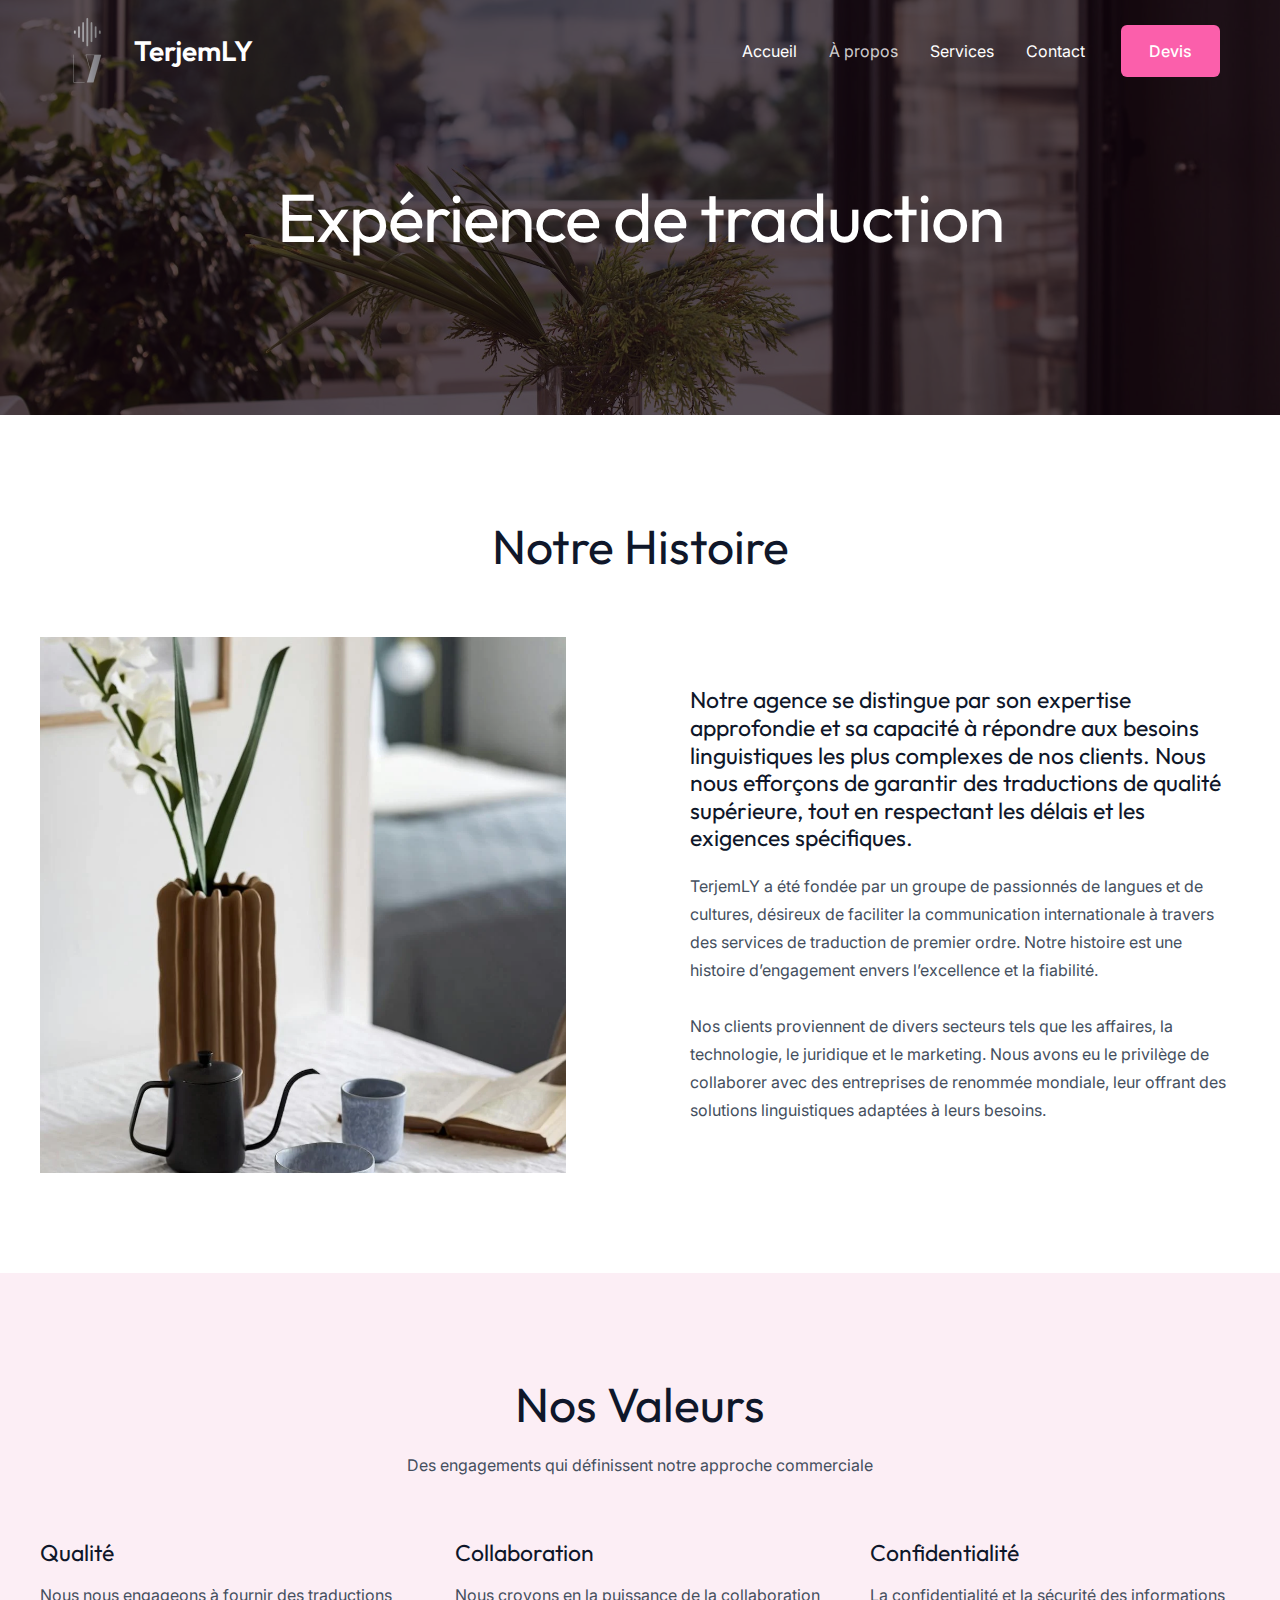
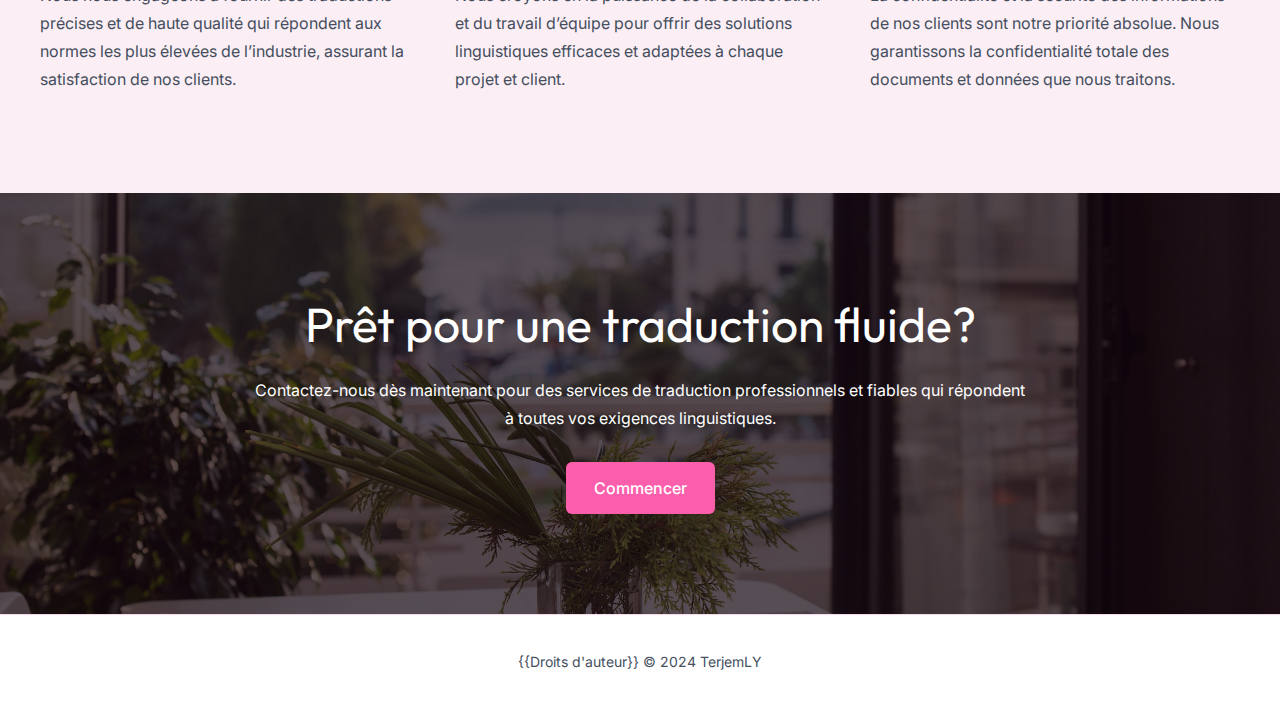
<file: about/index.html>
<!DOCTYPE html>
<html lang="fr-FR">
<head>
<meta charset="UTF-8">
<meta name="viewport" content="width=device-width, initial-scale=1">
	 <link rel="profile" href="https://gmpg.org/xfn/11"> 
	 <title>About &#8211; TerjemLY</title>
<meta name="robots" content="max-image-preview:large">
<link rel="dns-prefetch" href="//fonts.googleapis.com">
<link rel="alternate" type="application/rss+xml" title="TerjemLY &raquo; Flux" href="./../feed/index.html">
<link rel="alternate" type="application/rss+xml" title="TerjemLY &raquo; Flux des commentaires" href="./../comments/feed/index.html">
<script>
window._wpemojiSettings = {"baseUrl":"https:\/\/s.w.org\/images\/core\/emoji\/15.0.3\/72x72\/","ext":".png","svgUrl":"https:\/\/s.w.org\/images\/core\/emoji\/15.0.3\/svg\/","svgExt":".svg","source":{"concatemoji":".\/\/wp-includes\/js\/wp-emoji-release.min.js?ver=6.5.2"}};
/*! This file is auto-generated */
!function(i,n){var o,s,e;function c(e){try{var t={supportTests:e,timestamp:(new Date).valueOf()};sessionStorage.setItem(o,JSON.stringify(t))}catch(e){}}function p(e,t,n){e.clearRect(0,0,e.canvas.width,e.canvas.height),e.fillText(t,0,0);var t=new Uint32Array(e.getImageData(0,0,e.canvas.width,e.canvas.height).data),r=(e.clearRect(0,0,e.canvas.width,e.canvas.height),e.fillText(n,0,0),new Uint32Array(e.getImageData(0,0,e.canvas.width,e.canvas.height).data));return t.every(function(e,t){return e===r[t]})}function u(e,t,n){switch(t){case"flag":return n(e,"🏳️‍⚧️","🏳️​⚧️")?!1:!n(e,"🇺🇳","🇺​🇳")&&!n(e,"🏴󠁧󠁢󠁥󠁮󠁧󠁿","🏴​󠁧​󠁢​󠁥​󠁮​󠁧​󠁿");case"emoji":return!n(e,"🐦‍⬛","🐦​⬛")}return!1}function f(e,t,n){var r="undefined"!=typeof WorkerGlobalScope&&self instanceof WorkerGlobalScope?new OffscreenCanvas(300,150):i.createElement("canvas"),a=r.getContext("2d",{willReadFrequently:!0}),o=(a.textBaseline="top",a.font="600 32px Arial",{});return e.forEach(function(e){o[e]=t(a,e,n)}),o}function t(e){var t=i.createElement("script");t.src=e,t.defer=!0,i.head.appendChild(t)}"undefined"!=typeof Promise&&(o="wpEmojiSettingsSupports",s=["flag","emoji"],n.supports={everything:!0,everythingExceptFlag:!0},e=new Promise(function(e){i.addEventListener("DOMContentLoaded",e,{once:!0})}),new Promise(function(t){var n=function(){try{var e=JSON.parse(sessionStorage.getItem(o));if("object"==typeof e&&"number"==typeof e.timestamp&&(new Date).valueOf()<e.timestamp+604800&&"object"==typeof e.supportTests)return e.supportTests}catch(e){}return null}();if(!n){if("undefined"!=typeof Worker&&"undefined"!=typeof OffscreenCanvas&&"undefined"!=typeof URL&&URL.createObjectURL&&"undefined"!=typeof Blob)try{var e="postMessage("+f.toString()+"("+[JSON.stringify(s),u.toString(),p.toString()].join(",")+"));",r=new Blob([e],{type:"text/javascript"}),a=new Worker(URL.createObjectURL(r),{name:"wpTestEmojiSupports"});return void(a.onmessage=function(e){c(n=e.data),a.terminate(),t(n)})}catch(e){}c(n=f(s,u,p))}t(n)}).then(function(e){for(var t in e)n.supports[t]=e[t],n.supports.everything=n.supports.everything&&n.supports[t],"flag"!==t&&(n.supports.everythingExceptFlag=n.supports.everythingExceptFlag&&n.supports[t]);n.supports.everythingExceptFlag=n.supports.everythingExceptFlag&&!n.supports.flag,n.DOMReady=!1,n.readyCallback=function(){n.DOMReady=!0}}).then(function(){return e}).then(function(){var e;n.supports.everything||(n.readyCallback(),(e=n.source||{}).concatemoji?t(e.concatemoji):e.wpemoji&&e.twemoji&&(t(e.twemoji),t(e.wpemoji)))}))}((window,document),window._wpemojiSettings);
</script>
<link rel="stylesheet" id="astra-theme-css-css" href="./../wp-content/themes/astra/assets/css/minified/main.min.css?ver=4.6.11" media="all">
<style id="astra-theme-css-inline-css">:root{--ast-container-default-xlg-padding:3em;--ast-container-default-lg-padding:3em;--ast-container-default-slg-padding:2em;--ast-container-default-md-padding:3em;--ast-container-default-sm-padding:3em;--ast-container-default-xs-padding:2.4em;--ast-container-default-xxs-padding:1.8em;--ast-code-block-background:#ECEFF3;--ast-comment-inputs-background:#F9FAFB;--ast-normal-container-width:1200px;--ast-narrow-container-width:750px;--ast-blog-title-font-weight:normal;--ast-blog-meta-weight:inherit;}html{font-size:100%;}a{color:var(--ast-global-color-0);}a:hover,a:focus{color:var(--ast-global-color-1);}body,button,input,select,textarea,.ast-button,.ast-custom-button{font-family:'Inter',sans-serif;font-weight:400;font-size:16px;font-size:1rem;line-height:var(--ast-body-line-height,1.75em);}blockquote{color:var(--ast-global-color-3);}h1,.entry-content h1,h2,.entry-content h2,h3,.entry-content h3,h4,.entry-content h4,h5,.entry-content h5,h6,.entry-content h6,.site-title,.site-title a{font-family:'Outfit',sans-serif;font-weight:600;}.ast-site-identity .site-title a{color:var(--ast-global-color-2);}.site-title{font-size:28px;font-size:1.75rem;display:block;}header .custom-logo-link img{max-width:58px;}.astra-logo-svg{width:58px;}.site-header .site-description{font-size:15px;font-size:0.9375rem;display:none;}.entry-title{font-size:26px;font-size:1.625rem;}.archive .ast-article-post .ast-article-inner,.blog .ast-article-post .ast-article-inner,.archive .ast-article-post .ast-article-inner:hover,.blog .ast-article-post .ast-article-inner:hover{overflow:hidden;}h1,.entry-content h1{font-size:68px;font-size:4.25rem;font-weight:normal;font-family:'Outfit',sans-serif;line-height:1.1em;letter-spacing:-1px;}h2,.entry-content h2{font-size:48px;font-size:3rem;font-weight:normal;font-family:'Outfit',sans-serif;line-height:1.3em;}h3,.entry-content h3{font-size:23px;font-size:1.4375rem;font-weight:normal;font-family:'Outfit',sans-serif;line-height:1.2em;}h4,.entry-content h4{font-size:22px;font-size:1.375rem;line-height:1.3em;font-weight:normal;font-family:'Outfit',sans-serif;}h5,.entry-content h5{font-size:20px;font-size:1.25rem;line-height:1.5em;font-weight:normal;font-family:'Outfit',sans-serif;}h6,.entry-content h6{font-size:16px;font-size:1rem;line-height:1.25em;font-weight:600;font-family:'Outfit',sans-serif;}::selection{background-color:var(--ast-global-color-0);color:#000000;}body,h1,.entry-title a,.entry-content h1,h2,.entry-content h2,h3,.entry-content h3,h4,.entry-content h4,h5,.entry-content h5,h6,.entry-content h6{color:var(--ast-global-color-3);}.tagcloud a:hover,.tagcloud a:focus,.tagcloud a.current-item{color:#000000;border-color:var(--ast-global-color-0);background-color:var(--ast-global-color-0);}input:focus,input[type="text"]:focus,input[type="email"]:focus,input[type="url"]:focus,input[type="password"]:focus,input[type="reset"]:focus,input[type="search"]:focus,textarea:focus{border-color:var(--ast-global-color-0);}input[type="radio"]:checked,input[type=reset],input[type="checkbox"]:checked,input[type="checkbox"]:hover:checked,input[type="checkbox"]:focus:checked,input[type=range]::-webkit-slider-thumb{border-color:var(--ast-global-color-0);background-color:var(--ast-global-color-0);box-shadow:none;}.site-footer a:hover + .post-count,.site-footer a:focus + .post-count{background:var(--ast-global-color-0);border-color:var(--ast-global-color-0);}.single .nav-links .nav-previous,.single .nav-links .nav-next{color:var(--ast-global-color-0);}.entry-meta,.entry-meta *{line-height:1.45;color:var(--ast-global-color-0);}.entry-meta a:not(.ast-button):hover,.entry-meta a:not(.ast-button):hover *,.entry-meta a:not(.ast-button):focus,.entry-meta a:not(.ast-button):focus *,.page-links > .page-link,.page-links .page-link:hover,.post-navigation a:hover{color:var(--ast-global-color-1);}#cat option,.secondary .calendar_wrap thead a,.secondary .calendar_wrap thead a:visited{color:var(--ast-global-color-0);}.secondary .calendar_wrap #today,.ast-progress-val span{background:var(--ast-global-color-0);}.secondary a:hover + .post-count,.secondary a:focus + .post-count{background:var(--ast-global-color-0);border-color:var(--ast-global-color-0);}.calendar_wrap #today > a{color:#000000;}.page-links .page-link,.single .post-navigation a{color:var(--ast-global-color-0);}.ast-search-menu-icon .search-form button.search-submit{padding:0 4px;}.ast-search-menu-icon form.search-form{padding-right:0;}.ast-search-menu-icon.slide-search input.search-field{width:0;}.ast-header-search .ast-search-menu-icon.ast-dropdown-active .search-form,.ast-header-search .ast-search-menu-icon.ast-dropdown-active .search-field:focus{transition:all 0.2s;}.search-form input.search-field:focus{outline:none;}.ast-archive-title{color:var(--ast-global-color-2);}.widget-title,.widget .wp-block-heading{font-size:22px;font-size:1.375rem;color:var(--ast-global-color-2);}.ast-single-post .entry-content a,.ast-comment-content a:not(.ast-comment-edit-reply-wrap a){text-decoration:underline;}.ast-single-post .wp-block-button .wp-block-button__link,.ast-single-post .elementor-button-wrapper .elementor-button,.ast-single-post .entry-content .uagb-tab a,.ast-single-post .entry-content .uagb-ifb-cta a,.ast-single-post .entry-content .wp-block-uagb-buttons a,.ast-single-post .entry-content .uabb-module-content a,.ast-single-post .entry-content .uagb-post-grid a,.ast-single-post .entry-content .uagb-timeline a,.ast-single-post .entry-content .uagb-toc__wrap a,.ast-single-post .entry-content .uagb-taxomony-box a,.ast-single-post .entry-content .woocommerce a,.entry-content .wp-block-latest-posts > li > a,.ast-single-post .entry-content .wp-block-file__button,li.ast-post-filter-single,.ast-single-post .wp-block-buttons .wp-block-button.is-style-outline .wp-block-button__link,.ast-single-post .ast-comment-content .comment-reply-link,.ast-single-post .ast-comment-content .comment-edit-link{text-decoration:none;}.ast-search-menu-icon.slide-search a:focus-visible:focus-visible,.astra-search-icon:focus-visible,#close:focus-visible,a:focus-visible,.ast-menu-toggle:focus-visible,.site .skip-link:focus-visible,.wp-block-loginout input:focus-visible,.wp-block-search.wp-block-search__button-inside .wp-block-search__inside-wrapper,.ast-header-navigation-arrow:focus-visible,.woocommerce .wc-proceed-to-checkout > .checkout-button:focus-visible,.woocommerce .woocommerce-MyAccount-navigation ul li a:focus-visible,.ast-orders-table__row .ast-orders-table__cell:focus-visible,.woocommerce .woocommerce-order-details .order-again > .button:focus-visible,.woocommerce .woocommerce-message a.button.wc-forward:focus-visible,.woocommerce #minus_qty:focus-visible,.woocommerce #plus_qty:focus-visible,a#ast-apply-coupon:focus-visible,.woocommerce .woocommerce-info a:focus-visible,.woocommerce .astra-shop-summary-wrap a:focus-visible,.woocommerce a.wc-forward:focus-visible,#ast-apply-coupon:focus-visible,.woocommerce-js .woocommerce-mini-cart-item a.remove:focus-visible,#close:focus-visible,.button.search-submit:focus-visible,#search_submit:focus,.normal-search:focus-visible{outline-style:dotted;outline-color:inherit;outline-width:thin;}input:focus,input[type="text"]:focus,input[type="email"]:focus,input[type="url"]:focus,input[type="password"]:focus,input[type="reset"]:focus,input[type="search"]:focus,input[type="number"]:focus,textarea:focus,.wp-block-search__input:focus,[data-section="section-header-mobile-trigger"] .ast-button-wrap .ast-mobile-menu-trigger-minimal:focus,.ast-mobile-popup-drawer.active .menu-toggle-close:focus,.woocommerce-ordering select.orderby:focus,#ast-scroll-top:focus,#coupon_code:focus,.woocommerce-page #comment:focus,.woocommerce #reviews #respond input#submit:focus,.woocommerce a.add_to_cart_button:focus,.woocommerce .button.single_add_to_cart_button:focus,.woocommerce .woocommerce-cart-form button:focus,.woocommerce .woocommerce-cart-form__cart-item .quantity .qty:focus,.woocommerce .woocommerce-billing-fields .woocommerce-billing-fields__field-wrapper .woocommerce-input-wrapper > .input-text:focus,.woocommerce #order_comments:focus,.woocommerce #place_order:focus,.woocommerce .woocommerce-address-fields .woocommerce-address-fields__field-wrapper .woocommerce-input-wrapper > .input-text:focus,.woocommerce .woocommerce-MyAccount-content form button:focus,.woocommerce .woocommerce-MyAccount-content .woocommerce-EditAccountForm .woocommerce-form-row .woocommerce-Input.input-text:focus,.woocommerce .ast-woocommerce-container .woocommerce-pagination ul.page-numbers li a:focus,body #content .woocommerce form .form-row .select2-container--default .select2-selection--single:focus,#ast-coupon-code:focus,.woocommerce.woocommerce-js .quantity input[type=number]:focus,.woocommerce-js .woocommerce-mini-cart-item .quantity input[type=number]:focus,.woocommerce p#ast-coupon-trigger:focus{border-style:dotted;border-color:inherit;border-width:thin;}input{outline:none;}.ast-logo-title-inline .site-logo-img{padding-right:1em;}.site-logo-img img{ transition:all 0.2s linear;}body .ast-oembed-container *{position:absolute;top:0;width:100%;height:100%;left:0;}body .wp-block-embed-pocket-casts .ast-oembed-container *{position:unset;}.ast-single-post-featured-section + article {margin-top: 2em;}.site-content .ast-single-post-featured-section img {width: 100%;overflow: hidden;object-fit: cover;}.site > .ast-single-related-posts-container {margin-top: 0;}@media (min-width: 922px) {.ast-desktop .ast-container--narrow {max-width: var(--ast-narrow-container-width);margin: 0 auto;}}@media (max-width:921px){#ast-desktop-header{display:none;}}@media (min-width:922px){#ast-mobile-header{display:none;}}.wp-block-buttons.aligncenter{justify-content:center;}@media (max-width:921px){.ast-theme-transparent-header #primary,.ast-theme-transparent-header #secondary{padding:0;}}@media (max-width:921px){.ast-plain-container.ast-no-sidebar #primary{padding:0;}}.ast-plain-container.ast-no-sidebar #primary{margin-top:0;margin-bottom:0;}@media (max-width:921px){.ast-separate-container.ast-single-post.ast-right-sidebar #primary,.ast-separate-container.ast-single-post.ast-left-sidebar #primary,.ast-separate-container.ast-single-post #primary,.ast-plain-container #primary,.ast-narrow-container #primary{margin-top:40px;margin-bottom:20px;}.ast-separate-container.ast-single-post.ast-right-sidebar #primary,.ast-separate-container.ast-single-post.ast-left-sidebar #primary,.ast-separate-container.ast-single-post #primary,.ast-plain-container.ast-single-post #primary,.ast-narrow-container.ast-single-post #primary{margin-top:40px;margin-bottom:20px;}}@media (max-width:544px){.ast-separate-container.ast-single-post.ast-right-sidebar #primary,.ast-separate-container.ast-single-post.ast-left-sidebar #primary,.ast-separate-container.ast-single-post #primary,.ast-plain-container.ast-single-post #primary,.ast-narrow-container.ast-single-post #primary{margin-top:30px;margin-bottom:20px;}}@media (max-width:921px){.ast-separate-container #primary,.ast-narrow-container #primary{padding-top:0px;}}@media (max-width:544px){.ast-separate-container #primary,.ast-narrow-container #primary{padding-top:0px;}}@media (max-width:921px){.ast-separate-container #primary,.ast-narrow-container #primary{padding-bottom:0px;}}@media (max-width:544px){.ast-separate-container #primary,.ast-narrow-container #primary{padding-bottom:0px;}}.wp-block-button.is-style-outline .wp-block-button__link{border-color:var(--ast-global-color-0);}div.wp-block-button.is-style-outline > .wp-block-button__link:not(.has-text-color),div.wp-block-button.wp-block-button__link.is-style-outline:not(.has-text-color){color:var(--ast-global-color-0);}.wp-block-button.is-style-outline .wp-block-button__link:hover,.wp-block-buttons .wp-block-button.is-style-outline .wp-block-button__link:focus,.wp-block-buttons .wp-block-button.is-style-outline > .wp-block-button__link:not(.has-text-color):hover,.wp-block-buttons .wp-block-button.wp-block-button__link.is-style-outline:not(.has-text-color):hover{color:#ffffff;background-color:var(--ast-global-color-1);border-color:var(--ast-global-color-1);}.post-page-numbers.current .page-link,.ast-pagination .page-numbers.current{color:#000000;border-color:var(--ast-global-color-0);background-color:var(--ast-global-color-0);}.wp-block-button.is-style-outline .wp-block-button__link.wp-element-button,.ast-outline-button{border-color:var(--ast-global-color-0);font-family:inherit;font-weight:500;font-size:16px;font-size:1rem;line-height:1em;text-decoration:initial;border-top-left-radius:6px;border-top-right-radius:6px;border-bottom-right-radius:6px;border-bottom-left-radius:6px;}.wp-block-buttons .wp-block-button.is-style-outline > .wp-block-button__link:not(.has-text-color),.wp-block-buttons .wp-block-button.wp-block-button__link.is-style-outline:not(.has-text-color),.ast-outline-button{color:var(--ast-global-color-0);}.wp-block-button.is-style-outline .wp-block-button__link:hover,.wp-block-buttons .wp-block-button.is-style-outline .wp-block-button__link:focus,.wp-block-buttons .wp-block-button.is-style-outline > .wp-block-button__link:not(.has-text-color):hover,.wp-block-buttons .wp-block-button.wp-block-button__link.is-style-outline:not(.has-text-color):hover,.ast-outline-button:hover,.ast-outline-button:focus,.wp-block-uagb-buttons-child .uagb-buttons-repeater.ast-outline-button:hover,.wp-block-uagb-buttons-child .uagb-buttons-repeater.ast-outline-button:focus{color:#ffffff;background-color:var(--ast-global-color-1);border-color:var(--ast-global-color-1);}.wp-block-button .wp-block-button__link.wp-element-button.is-style-outline:not(.has-background),.wp-block-button.is-style-outline>.wp-block-button__link.wp-element-button:not(.has-background),.ast-outline-button{background-color:var(--ast-global-color-0);}.entry-content[ast-blocks-layout] > figure{margin-bottom:1em;}h1.widget-title{font-weight:normal;}h2.widget-title{font-weight:normal;}h3.widget-title{font-weight:normal;}#page{display:flex;flex-direction:column;min-height:100vh;}.ast-404-layout-1 h1.page-title{color:var(--ast-global-color-2);}.single .post-navigation a{line-height:1em;height:inherit;}.error-404 .page-sub-title{font-size:1.5rem;font-weight:inherit;}.search .site-content .content-area .search-form{margin-bottom:0;}#page .site-content{flex-grow:1;}.widget{margin-bottom:1.25em;}#secondary li{line-height:1.5em;}#secondary .wp-block-group h2{margin-bottom:0.7em;}#secondary h2{font-size:1.7rem;}.ast-separate-container .ast-article-post,.ast-separate-container .ast-article-single,.ast-separate-container .comment-respond{padding:3em;}.ast-separate-container .ast-article-single .ast-article-single{padding:0;}.ast-article-single .wp-block-post-template-is-layout-grid{padding-left:0;}.ast-separate-container .comments-title,.ast-narrow-container .comments-title{padding:1.5em 2em;}.ast-page-builder-template .comment-form-textarea,.ast-comment-formwrap .ast-grid-common-col{padding:0;}.ast-comment-formwrap{padding:0;display:inline-flex;column-gap:20px;width:100%;margin-left:0;margin-right:0;}.comments-area textarea#comment:focus,.comments-area textarea#comment:active,.comments-area .ast-comment-formwrap input[type="text"]:focus,.comments-area .ast-comment-formwrap input[type="text"]:active {box-shadow:none;outline:none;}.archive.ast-page-builder-template .entry-header{margin-top:2em;}.ast-page-builder-template .ast-comment-formwrap{width:100%;}.entry-title{margin-bottom:0.5em;}.ast-archive-description p{font-size:inherit;font-weight:inherit;line-height:inherit;}.ast-separate-container .ast-comment-list li.depth-1,.hentry{margin-bottom:2em;}@media (min-width:921px){.ast-left-sidebar.ast-page-builder-template #secondary,.archive.ast-right-sidebar.ast-page-builder-template .site-main{padding-left:20px;padding-right:20px;}}@media (max-width:544px){.ast-comment-formwrap.ast-row{column-gap:10px;display:inline-block;}#ast-commentform .ast-grid-common-col{position:relative;width:100%;}}@media (min-width:1201px){.ast-separate-container .ast-article-post,.ast-separate-container .ast-article-single,.ast-separate-container .ast-author-box,.ast-separate-container .ast-404-layout-1,.ast-separate-container .no-results{padding:3em;}}@media (max-width:921px){.ast-separate-container #primary,.ast-separate-container #secondary{padding:1.5em 0;}#primary,#secondary{padding:1.5em 0;margin:0;}.ast-left-sidebar #content > .ast-container{display:flex;flex-direction:column-reverse;width:100%;}}@media (min-width:922px){.ast-separate-container.ast-right-sidebar #primary,.ast-separate-container.ast-left-sidebar #primary{border:0;}.search-no-results.ast-separate-container #primary{margin-bottom:4em;}}.wp-block-button .wp-block-button__link{color:#ffffff;}.wp-block-button .wp-block-button__link:hover,.wp-block-button .wp-block-button__link:focus{color:#ffffff;background-color:var(--ast-global-color-1);border-color:var(--ast-global-color-1);}.wp-block-button .wp-block-button__link,.wp-block-search .wp-block-search__button,body .wp-block-file .wp-block-file__button{border-style:solid;border-top-width:0px;border-right-width:0px;border-left-width:0px;border-bottom-width:0px;border-color:var(--ast-global-color-0);background-color:var(--ast-global-color-0);color:#ffffff;font-family:inherit;font-weight:500;line-height:1em;text-decoration:initial;font-size:16px;font-size:1rem;border-top-left-radius:6px;border-top-right-radius:6px;border-bottom-right-radius:6px;border-bottom-left-radius:6px;padding-top:18px;padding-right:28px;padding-bottom:18px;padding-left:28px;}.menu-toggle,button,.ast-button,.ast-custom-button,.button,input#submit,input[type="button"],input[type="submit"],input[type="reset"],form[CLASS*="wp-block-search__"].wp-block-search .wp-block-search__inside-wrapper .wp-block-search__button,body .wp-block-file .wp-block-file__button,.search .search-submit,.woocommerce-js a.button,.woocommerce button.button,.woocommerce .woocommerce-message a.button,.woocommerce #respond input#submit.alt,.woocommerce input.button.alt,.woocommerce input.button,.woocommerce input.button:disabled,.woocommerce input.button:disabled[disabled],.woocommerce input.button:disabled:hover,.woocommerce input.button:disabled[disabled]:hover,.woocommerce #respond input#submit,.woocommerce button.button.alt.disabled,.wc-block-grid__products .wc-block-grid__product .wp-block-button__link,.wc-block-grid__product-onsale,[CLASS*="wc-block"] button,.woocommerce-js .astra-cart-drawer .astra-cart-drawer-content .woocommerce-mini-cart__buttons .button:not(.checkout):not(.ast-continue-shopping),.woocommerce-js .astra-cart-drawer .astra-cart-drawer-content .woocommerce-mini-cart__buttons a.checkout,.woocommerce button.button.alt.disabled.wc-variation-selection-needed,[CLASS*="wc-block"] .wc-block-components-button{border-style:solid;border-top-width:0px;border-right-width:0px;border-left-width:0px;border-bottom-width:0px;color:#ffffff;border-color:var(--ast-global-color-0);background-color:var(--ast-global-color-0);padding-top:18px;padding-right:28px;padding-bottom:18px;padding-left:28px;font-family:inherit;font-weight:500;font-size:16px;font-size:1rem;line-height:1em;text-decoration:initial;border-top-left-radius:6px;border-top-right-radius:6px;border-bottom-right-radius:6px;border-bottom-left-radius:6px;}button:focus,.menu-toggle:hover,button:hover,.ast-button:hover,.ast-custom-button:hover .button:hover,.ast-custom-button:hover ,input[type=reset]:hover,input[type=reset]:focus,input#submit:hover,input#submit:focus,input[type="button"]:hover,input[type="button"]:focus,input[type="submit"]:hover,input[type="submit"]:focus,form[CLASS*="wp-block-search__"].wp-block-search .wp-block-search__inside-wrapper .wp-block-search__button:hover,form[CLASS*="wp-block-search__"].wp-block-search .wp-block-search__inside-wrapper .wp-block-search__button:focus,body .wp-block-file .wp-block-file__button:hover,body .wp-block-file .wp-block-file__button:focus,.woocommerce-js a.button:hover,.woocommerce button.button:hover,.woocommerce .woocommerce-message a.button:hover,.woocommerce #respond input#submit:hover,.woocommerce #respond input#submit.alt:hover,.woocommerce input.button.alt:hover,.woocommerce input.button:hover,.woocommerce button.button.alt.disabled:hover,.wc-block-grid__products .wc-block-grid__product .wp-block-button__link:hover,[CLASS*="wc-block"] button:hover,.woocommerce-js .astra-cart-drawer .astra-cart-drawer-content .woocommerce-mini-cart__buttons .button:not(.checkout):not(.ast-continue-shopping):hover,.woocommerce-js .astra-cart-drawer .astra-cart-drawer-content .woocommerce-mini-cart__buttons a.checkout:hover,.woocommerce button.button.alt.disabled.wc-variation-selection-needed:hover,[CLASS*="wc-block"] .wc-block-components-button:hover,[CLASS*="wc-block"] .wc-block-components-button:focus{color:#ffffff;background-color:var(--ast-global-color-1);border-color:var(--ast-global-color-1);}form[CLASS*="wp-block-search__"].wp-block-search .wp-block-search__inside-wrapper .wp-block-search__button.has-icon{padding-top:calc(18px - 3px);padding-right:calc(28px - 3px);padding-bottom:calc(18px - 3px);padding-left:calc(28px - 3px);}@media (max-width:921px){.ast-mobile-header-stack .main-header-bar .ast-search-menu-icon{display:inline-block;}.ast-header-break-point.ast-header-custom-item-outside .ast-mobile-header-stack .main-header-bar .ast-search-icon{margin:0;}.ast-comment-avatar-wrap img{max-width:2.5em;}.ast-comment-meta{padding:0 1.8888em 1.3333em;}.ast-separate-container .ast-comment-list li.depth-1{padding:1.5em 2.14em;}.ast-separate-container .comment-respond{padding:2em 2.14em;}}@media (min-width:544px){.ast-container{max-width:100%;}}@media (max-width:544px){.ast-separate-container .ast-article-post,.ast-separate-container .ast-article-single,.ast-separate-container .comments-title,.ast-separate-container .ast-archive-description{padding:1.5em 1em;}.ast-separate-container #content .ast-container{padding-left:0.54em;padding-right:0.54em;}.ast-separate-container .ast-comment-list .bypostauthor{padding:.5em;}.ast-search-menu-icon.ast-dropdown-active .search-field{width:170px;}}.ast-separate-container{background-color:var(--ast-global-color-4);;background-image:none;;}@media (max-width:921px){.site-title{display:block;}.site-header .site-description{display:none;}.entry-title{font-size:24px;font-size:1.5rem;}h1,.entry-content h1{font-size:48px;}h2,.entry-content h2{font-size:32px;}h3,.entry-content h3{font-size:22px;}}@media (max-width:544px){.site-title{font-size:24px;font-size:1.5rem;display:block;}.site-header .site-description{display:none;}.entry-title{font-size:24px;font-size:1.5rem;}h1,.entry-content h1{font-size:40px;}h2,.entry-content h2{font-size:30px;}h3,.entry-content h3{font-size:20px;}h4,.entry-content h4{font-size:20px;font-size:1.25rem;}header .custom-logo-link img,.ast-header-break-point .site-branding img,.ast-header-break-point .custom-logo-link img{max-width:38px;}.astra-logo-svg{width:38px;}.astra-logo-svg:not(.sticky-custom-logo .astra-logo-svg,.transparent-custom-logo .astra-logo-svg,.advanced-header-logo .astra-logo-svg){height:38px;}.ast-header-break-point .site-logo-img .custom-mobile-logo-link img{max-width:38px;}}@media (max-width:921px){html{font-size:91.2%;}}@media (max-width:544px){html{font-size:91.2%;}}@media (min-width:922px){.ast-container{max-width:1240px;}}@media (min-width:922px){.site-content .ast-container{display:flex;}}@media (max-width:921px){.site-content .ast-container{flex-direction:column;}}@media (min-width:922px){.main-header-menu .sub-menu .menu-item.ast-left-align-sub-menu:hover > .sub-menu,.main-header-menu .sub-menu .menu-item.ast-left-align-sub-menu.focus > .sub-menu{margin-left:-0px;}}.ast-theme-transparent-header [CLASS*="ast-header-button-"] .ast-custom-button{color:#ffffff;background:var(--ast-global-color-0);}.ast-theme-transparent-header [CLASS*="ast-header-button-"] .ast-custom-button:hover{color:#ffffff;background:var(--ast-global-color-1);}.ast-theme-transparent-header [data-section="section-header-mobile-trigger"] .ast-button-wrap .mobile-menu-toggle-icon .ast-mobile-svg{fill:#ffffff;}.ast-theme-transparent-header [data-section="section-header-mobile-trigger"] .ast-button-wrap .mobile-menu-wrap .mobile-menu{color:#ffffff;}.ast-theme-transparent-header [data-section="section-header-mobile-trigger"] .ast-button-wrap .ast-mobile-menu-trigger-outline{background:transparent;color:#ffffff;border-color:#ffffff;}.site .comments-area{padding-top:2em;padding-bottom:3em;}.wp-block-file {display: flex;align-items: center;flex-wrap: wrap;justify-content: space-between;}.wp-block-pullquote {border: none;}.wp-block-pullquote blockquote::before {content: "\201D";font-family: "Helvetica",sans-serif;display: flex;transform: rotate( 180deg );font-size: 6rem;font-style: normal;line-height: 1;font-weight: bold;align-items: center;justify-content: center;}.has-text-align-right > blockquote::before {justify-content: flex-start;}.has-text-align-left > blockquote::before {justify-content: flex-end;}figure.wp-block-pullquote.is-style-solid-color blockquote {max-width: 100%;text-align: inherit;}html body {--wp--custom--ast-default-block-top-padding: 3em;--wp--custom--ast-default-block-right-padding: 3em;--wp--custom--ast-default-block-bottom-padding: 3em;--wp--custom--ast-default-block-left-padding: 3em;--wp--custom--ast-container-width: 1200px;--wp--custom--ast-content-width-size: 1200px;--wp--custom--ast-wide-width-size: calc(1200px + var(--wp--custom--ast-default-block-left-padding) + var(--wp--custom--ast-default-block-right-padding));}.ast-narrow-container {--wp--custom--ast-content-width-size: 750px;--wp--custom--ast-wide-width-size: 750px;}@media(max-width: 921px) {html body {--wp--custom--ast-default-block-top-padding: 3em;--wp--custom--ast-default-block-right-padding: 2em;--wp--custom--ast-default-block-bottom-padding: 3em;--wp--custom--ast-default-block-left-padding: 2em;}}@media(max-width: 544px) {html body {--wp--custom--ast-default-block-top-padding: 3em;--wp--custom--ast-default-block-right-padding: 1.5em;--wp--custom--ast-default-block-bottom-padding: 3em;--wp--custom--ast-default-block-left-padding: 1.5em;}}.entry-content > .wp-block-group,.entry-content > .wp-block-cover,.entry-content > .wp-block-columns {padding-top: var(--wp--custom--ast-default-block-top-padding);padding-right: var(--wp--custom--ast-default-block-right-padding);padding-bottom: var(--wp--custom--ast-default-block-bottom-padding);padding-left: var(--wp--custom--ast-default-block-left-padding);}.ast-plain-container.ast-no-sidebar .entry-content > .alignfull,.ast-page-builder-template .ast-no-sidebar .entry-content > .alignfull {margin-left: calc( -50vw + 50%);margin-right: calc( -50vw + 50%);max-width: 100vw;width: 100vw;}.ast-plain-container.ast-no-sidebar .entry-content .alignfull .alignfull,.ast-page-builder-template.ast-no-sidebar .entry-content .alignfull .alignfull,.ast-plain-container.ast-no-sidebar .entry-content .alignfull .alignwide,.ast-page-builder-template.ast-no-sidebar .entry-content .alignfull .alignwide,.ast-plain-container.ast-no-sidebar .entry-content .alignwide .alignfull,.ast-page-builder-template.ast-no-sidebar .entry-content .alignwide .alignfull,.ast-plain-container.ast-no-sidebar .entry-content .alignwide .alignwide,.ast-page-builder-template.ast-no-sidebar .entry-content .alignwide .alignwide,.ast-plain-container.ast-no-sidebar .entry-content .wp-block-column .alignfull,.ast-page-builder-template.ast-no-sidebar .entry-content .wp-block-column .alignfull,.ast-plain-container.ast-no-sidebar .entry-content .wp-block-column .alignwide,.ast-page-builder-template.ast-no-sidebar .entry-content .wp-block-column .alignwide {margin-left: auto;margin-right: auto;width: 100%;}[ast-blocks-layout] .wp-block-separator:not(.is-style-dots) {height: 0;}[ast-blocks-layout] .wp-block-separator {margin: 20px auto;}[ast-blocks-layout] .wp-block-separator:not(.is-style-wide):not(.is-style-dots) {max-width: 100px;}[ast-blocks-layout] .wp-block-separator.has-background {padding: 0;}.entry-content[ast-blocks-layout] > * {max-width: var(--wp--custom--ast-content-width-size);margin-left: auto;margin-right: auto;}.entry-content[ast-blocks-layout] > .alignwide {max-width: var(--wp--custom--ast-wide-width-size);}.entry-content[ast-blocks-layout] .alignfull {max-width: none;}.entry-content .wp-block-columns {margin-bottom: 0;}blockquote {margin: 1.5em;border-color: rgba(0,0,0,0.05);}.wp-block-quote:not(.has-text-align-right):not(.has-text-align-center) {border-left: 5px solid rgba(0,0,0,0.05);}.has-text-align-right > blockquote,blockquote.has-text-align-right {border-right: 5px solid rgba(0,0,0,0.05);}.has-text-align-left > blockquote,blockquote.has-text-align-left {border-left: 5px solid rgba(0,0,0,0.05);}.wp-block-site-tagline,.wp-block-latest-posts .read-more {margin-top: 15px;}.wp-block-loginout p label {display: block;}.wp-block-loginout p:not(.login-remember):not(.login-submit) input {width: 100%;}.wp-block-loginout input:focus {border-color: transparent;}.wp-block-loginout input:focus {outline: thin dotted;}.entry-content .wp-block-media-text .wp-block-media-text__content {padding: 0 0 0 8%;}.entry-content .wp-block-media-text.has-media-on-the-right .wp-block-media-text__content {padding: 0 8% 0 0;}.entry-content .wp-block-media-text.has-background .wp-block-media-text__content {padding: 8%;}.entry-content .wp-block-cover:not([class*="background-color"]) .wp-block-cover__inner-container,.entry-content .wp-block-cover:not([class*="background-color"]) .wp-block-cover-image-text,.entry-content .wp-block-cover:not([class*="background-color"]) .wp-block-cover-text,.entry-content .wp-block-cover-image:not([class*="background-color"]) .wp-block-cover__inner-container,.entry-content .wp-block-cover-image:not([class*="background-color"]) .wp-block-cover-image-text,.entry-content .wp-block-cover-image:not([class*="background-color"]) .wp-block-cover-text {color: var(--ast-global-color-5);}.wp-block-loginout .login-remember input {width: 1.1rem;height: 1.1rem;margin: 0 5px 4px 0;vertical-align: middle;}.wp-block-latest-posts > li > *:first-child,.wp-block-latest-posts:not(.is-grid) > li:first-child {margin-top: 0;}.wp-block-search__inside-wrapper .wp-block-search__input {padding: 0 10px;color: var(--ast-global-color-3);background: var(--ast-global-color-5);border-color: var(--ast-border-color);}.wp-block-latest-posts .read-more {margin-bottom: 1.5em;}.wp-block-search__no-button .wp-block-search__inside-wrapper .wp-block-search__input {padding-top: 5px;padding-bottom: 5px;}.wp-block-latest-posts .wp-block-latest-posts__post-date,.wp-block-latest-posts .wp-block-latest-posts__post-author {font-size: 1rem;}.wp-block-latest-posts > li > *,.wp-block-latest-posts:not(.is-grid) > li {margin-top: 12px;margin-bottom: 12px;}.ast-page-builder-template .entry-content[ast-blocks-layout] > *,.ast-page-builder-template .entry-content[ast-blocks-layout] > .alignfull > * {max-width: none;}.ast-page-builder-template .entry-content[ast-blocks-layout] > .alignwide > * {max-width: var(--wp--custom--ast-wide-width-size);}.ast-page-builder-template .entry-content[ast-blocks-layout] > .inherit-container-width > *,.ast-page-builder-template .entry-content[ast-blocks-layout] > * > *,.entry-content[ast-blocks-layout] > .wp-block-cover .wp-block-cover__inner-container {max-width: var(--wp--custom--ast-content-width-size);margin-left: auto;margin-right: auto;}.entry-content[ast-blocks-layout] .wp-block-cover:not(.alignleft):not(.alignright) {width: auto;}@media(max-width: 1200px) {.ast-separate-container .entry-content > .alignfull,.ast-separate-container .entry-content[ast-blocks-layout] > .alignwide,.ast-plain-container .entry-content[ast-blocks-layout] > .alignwide,.ast-plain-container .entry-content .alignfull {margin-left: calc(-1 * min(var(--ast-container-default-xlg-padding),20px)) ;margin-right: calc(-1 * min(var(--ast-container-default-xlg-padding),20px));}}@media(min-width: 1201px) {.ast-separate-container .entry-content > .alignfull {margin-left: calc(-1 * var(--ast-container-default-xlg-padding) );margin-right: calc(-1 * var(--ast-container-default-xlg-padding) );}.ast-separate-container .entry-content[ast-blocks-layout] > .alignwide,.ast-plain-container .entry-content[ast-blocks-layout] > .alignwide {margin-left: calc(-1 * var(--wp--custom--ast-default-block-left-padding) );margin-right: calc(-1 * var(--wp--custom--ast-default-block-right-padding) );}}@media(min-width: 921px) {.ast-separate-container .entry-content .wp-block-group.alignwide:not(.inherit-container-width) > :where(:not(.alignleft):not(.alignright)),.ast-plain-container .entry-content .wp-block-group.alignwide:not(.inherit-container-width) > :where(:not(.alignleft):not(.alignright)) {max-width: calc( var(--wp--custom--ast-content-width-size) + 80px );}.ast-plain-container.ast-right-sidebar .entry-content[ast-blocks-layout] .alignfull,.ast-plain-container.ast-left-sidebar .entry-content[ast-blocks-layout] .alignfull {margin-left: -60px;margin-right: -60px;}}@media(min-width: 544px) {.entry-content > .alignleft {margin-right: 20px;}.entry-content > .alignright {margin-left: 20px;}}@media (max-width:544px){.wp-block-columns .wp-block-column:not(:last-child){margin-bottom:20px;}.wp-block-latest-posts{margin:0;}}@media( max-width: 600px ) {.entry-content .wp-block-media-text .wp-block-media-text__content,.entry-content .wp-block-media-text.has-media-on-the-right .wp-block-media-text__content {padding: 8% 0 0;}.entry-content .wp-block-media-text.has-background .wp-block-media-text__content {padding: 8%;}}.ast-page-builder-template .entry-header {padding-left: 0;}.ast-narrow-container .site-content .wp-block-uagb-image--align-full .wp-block-uagb-image__figure {max-width: 100%;margin-left: auto;margin-right: auto;}.entry-content ul,.entry-content ol {padding: revert;margin: revert;}:root .has-ast-global-color-0-color{color:var(--ast-global-color-0);}:root .has-ast-global-color-0-background-color{background-color:var(--ast-global-color-0);}:root .wp-block-button .has-ast-global-color-0-color{color:var(--ast-global-color-0);}:root .wp-block-button .has-ast-global-color-0-background-color{background-color:var(--ast-global-color-0);}:root .has-ast-global-color-1-color{color:var(--ast-global-color-1);}:root .has-ast-global-color-1-background-color{background-color:var(--ast-global-color-1);}:root .wp-block-button .has-ast-global-color-1-color{color:var(--ast-global-color-1);}:root .wp-block-button .has-ast-global-color-1-background-color{background-color:var(--ast-global-color-1);}:root .has-ast-global-color-2-color{color:var(--ast-global-color-2);}:root .has-ast-global-color-2-background-color{background-color:var(--ast-global-color-2);}:root .wp-block-button .has-ast-global-color-2-color{color:var(--ast-global-color-2);}:root .wp-block-button .has-ast-global-color-2-background-color{background-color:var(--ast-global-color-2);}:root .has-ast-global-color-3-color{color:var(--ast-global-color-3);}:root .has-ast-global-color-3-background-color{background-color:var(--ast-global-color-3);}:root .wp-block-button .has-ast-global-color-3-color{color:var(--ast-global-color-3);}:root .wp-block-button .has-ast-global-color-3-background-color{background-color:var(--ast-global-color-3);}:root .has-ast-global-color-4-color{color:var(--ast-global-color-4);}:root .has-ast-global-color-4-background-color{background-color:var(--ast-global-color-4);}:root .wp-block-button .has-ast-global-color-4-color{color:var(--ast-global-color-4);}:root .wp-block-button .has-ast-global-color-4-background-color{background-color:var(--ast-global-color-4);}:root .has-ast-global-color-5-color{color:var(--ast-global-color-5);}:root .has-ast-global-color-5-background-color{background-color:var(--ast-global-color-5);}:root .wp-block-button .has-ast-global-color-5-color{color:var(--ast-global-color-5);}:root .wp-block-button .has-ast-global-color-5-background-color{background-color:var(--ast-global-color-5);}:root .has-ast-global-color-6-color{color:var(--ast-global-color-6);}:root .has-ast-global-color-6-background-color{background-color:var(--ast-global-color-6);}:root .wp-block-button .has-ast-global-color-6-color{color:var(--ast-global-color-6);}:root .wp-block-button .has-ast-global-color-6-background-color{background-color:var(--ast-global-color-6);}:root .has-ast-global-color-7-color{color:var(--ast-global-color-7);}:root .has-ast-global-color-7-background-color{background-color:var(--ast-global-color-7);}:root .wp-block-button .has-ast-global-color-7-color{color:var(--ast-global-color-7);}:root .wp-block-button .has-ast-global-color-7-background-color{background-color:var(--ast-global-color-7);}:root .has-ast-global-color-8-color{color:var(--ast-global-color-8);}:root .has-ast-global-color-8-background-color{background-color:var(--ast-global-color-8);}:root .wp-block-button .has-ast-global-color-8-color{color:var(--ast-global-color-8);}:root .wp-block-button .has-ast-global-color-8-background-color{background-color:var(--ast-global-color-8);}:root{--ast-global-color-0:#FB5FAB;--ast-global-color-1:#EA559D;--ast-global-color-2:#0F172A;--ast-global-color-3:#454F5E;--ast-global-color-4:#FCEEF5;--ast-global-color-5:#FFFFFF;--ast-global-color-6:#FAD8E9;--ast-global-color-7:#140610;--ast-global-color-8:#222222;}:root {--ast-border-color : var(--ast-global-color-6);}.site .site-content #primary{margin-top:0px;margin-bottom:0px;margin-left:0px;margin-right:0px;}.site .site-content #primary .ast-article-single,.ast-separate-container .site-content #secondary .widget{padding-top:0px;padding-bottom:0px;padding-left:0px;padding-right:0px;}@media (max-width:921px){.site .site-content #primary{margin-top:0px;margin-bottom:0px;margin-left:0px;margin-right:0px;}.site .site-content #primary .ast-article-single,.ast-separate-container .site-content #secondary .widget{padding-top:0px;padding-bottom:0px;padding-left:0px;padding-right:0px;}}@media (max-width:544px){.site .site-content #primary{margin-top:0px;margin-bottom:0px;margin-left:0px;margin-right:0px;}.site .site-content #primary .ast-article-single,.ast-separate-container .site-content #secondary .widget{padding-top:0px;padding-bottom:0px;padding-left:0px;padding-right:0px;}}.ast-single-entry-banner {-js-display: flex;display: flex;flex-direction: column;justify-content: center;text-align: center;position: relative;background: #eeeeee;}.ast-single-entry-banner[data-banner-layout="layout-1"] {max-width: 1200px;background: inherit;padding: 20px 0;}.ast-single-entry-banner[data-banner-width-type="custom"] {margin: 0 auto;width: 100%;}.ast-single-entry-banner + .site-content .entry-header {margin-bottom: 0;}.site .ast-author-avatar {--ast-author-avatar-size: ;}a.ast-underline-text {text-decoration: underline;}.ast-container > .ast-terms-link {position: relative;display: block;}a.ast-button.ast-badge-tax {padding: 4px 8px;border-radius: 3px;font-size: inherit;}header.entry-header:not(.related-entry-header){text-align:left;}header.entry-header:not(.related-entry-header) .entry-title{font-weight:600;font-size:32px;font-size:2rem;}header.entry-header:not(.related-entry-header) > *:not(:last-child){margin-bottom:10px;}.ast-archive-entry-banner {-js-display: flex;display: flex;flex-direction: column;justify-content: center;text-align: center;position: relative;background: #eeeeee;}.ast-archive-entry-banner[data-banner-width-type="custom"] {margin: 0 auto;width: 100%;}.ast-archive-entry-banner[data-banner-layout="layout-1"] {background: inherit;padding: 20px 0;text-align: left;}body.archive .ast-archive-description{max-width:1200px;width:100%;text-align:left;padding-top:3em;padding-right:3em;padding-bottom:3em;padding-left:3em;}body.archive .ast-archive-description .ast-archive-title,body.archive .ast-archive-description .ast-archive-title *{font-weight:600;font-size:32px;font-size:2rem;}body.archive .ast-archive-description > *:not(:last-child){margin-bottom:10px;}@media (max-width:921px){body.archive .ast-archive-description{text-align:left;}}@media (max-width:544px){body.archive .ast-archive-description{text-align:left;}}.ast-theme-transparent-header #masthead .site-logo-img .transparent-custom-logo .astra-logo-svg{width:50px;height:50px;}.ast-theme-transparent-header #masthead .site-logo-img .transparent-custom-logo img{ max-width:50px;}@media (max-width:921px){.ast-theme-transparent-header #masthead .site-logo-img .transparent-custom-logo .astra-logo-svg{width:120px;}.ast-theme-transparent-header #masthead .site-logo-img .transparent-custom-logo img{ max-width:120px;}}@media (max-width:543px){.ast-theme-transparent-header #masthead .site-logo-img .transparent-custom-logo .astra-logo-svg{width:50px;}.ast-theme-transparent-header #masthead .site-logo-img .transparent-custom-logo img{ max-width:50px;}}@media (min-width:921px){.ast-theme-transparent-header #masthead{position:absolute;left:0;right:0;}.ast-theme-transparent-header .main-header-bar,.ast-theme-transparent-header.ast-header-break-point .main-header-bar{background:none;}body.elementor-editor-active.ast-theme-transparent-header #masthead,.fl-builder-edit .ast-theme-transparent-header #masthead,body.vc_editor.ast-theme-transparent-header #masthead,body.brz-ed.ast-theme-transparent-header #masthead{z-index:0;}.ast-header-break-point.ast-replace-site-logo-transparent.ast-theme-transparent-header .custom-mobile-logo-link{display:none;}.ast-header-break-point.ast-replace-site-logo-transparent.ast-theme-transparent-header .transparent-custom-logo{display:inline-block;}.ast-theme-transparent-header .ast-above-header,.ast-theme-transparent-header .ast-above-header.ast-above-header-bar{background-image:none;background-color:transparent;}.ast-theme-transparent-header .ast-below-header{background-image:none;background-color:transparent;}}.ast-theme-transparent-header .site-title a,.ast-theme-transparent-header .site-title a:focus,.ast-theme-transparent-header .site-title a:hover,.ast-theme-transparent-header .site-title a:visited{color:#ffffff;}.ast-theme-transparent-header .site-header .site-description{color:#ffffff;}.ast-theme-transparent-header .ast-builder-menu .main-header-menu,.ast-theme-transparent-header .ast-builder-menu .main-header-menu .menu-link,.ast-theme-transparent-header [CLASS*="ast-builder-menu-"] .main-header-menu .menu-item > .menu-link,.ast-theme-transparent-header .ast-masthead-custom-menu-items,.ast-theme-transparent-header .ast-masthead-custom-menu-items a,.ast-theme-transparent-header .ast-builder-menu .main-header-menu .menu-item > .ast-menu-toggle,.ast-theme-transparent-header .ast-builder-menu .main-header-menu .menu-item > .ast-menu-toggle,.ast-theme-transparent-header .ast-above-header-navigation a,.ast-header-break-point.ast-theme-transparent-header .ast-above-header-navigation a,.ast-header-break-point.ast-theme-transparent-header .ast-above-header-navigation > ul.ast-above-header-menu > .menu-item-has-children:not(.current-menu-item) > .ast-menu-toggle,.ast-theme-transparent-header .ast-below-header-menu,.ast-theme-transparent-header .ast-below-header-menu a,.ast-header-break-point.ast-theme-transparent-header .ast-below-header-menu a,.ast-header-break-point.ast-theme-transparent-header .ast-below-header-menu,.ast-theme-transparent-header .main-header-menu .menu-link{color:#ffffff;}.ast-theme-transparent-header .ast-builder-menu .main-header-menu .menu-item:hover > .menu-link,.ast-theme-transparent-header .ast-builder-menu .main-header-menu .menu-item:hover > .ast-menu-toggle,.ast-theme-transparent-header .ast-builder-menu .main-header-menu .ast-masthead-custom-menu-items a:hover,.ast-theme-transparent-header .ast-builder-menu .main-header-menu .focus > .menu-link,.ast-theme-transparent-header .ast-builder-menu .main-header-menu .focus > .ast-menu-toggle,.ast-theme-transparent-header .ast-builder-menu .main-header-menu .current-menu-item > .menu-link,.ast-theme-transparent-header .ast-builder-menu .main-header-menu .current-menu-ancestor > .menu-link,.ast-theme-transparent-header .ast-builder-menu .main-header-menu .current-menu-item > .ast-menu-toggle,.ast-theme-transparent-header .ast-builder-menu .main-header-menu .current-menu-ancestor > .ast-menu-toggle,.ast-theme-transparent-header [CLASS*="ast-builder-menu-"] .main-header-menu .current-menu-item > .menu-link,.ast-theme-transparent-header [CLASS*="ast-builder-menu-"] .main-header-menu .current-menu-ancestor > .menu-link,.ast-theme-transparent-header [CLASS*="ast-builder-menu-"] .main-header-menu .current-menu-item > .ast-menu-toggle,.ast-theme-transparent-header [CLASS*="ast-builder-menu-"] .main-header-menu .current-menu-ancestor > .ast-menu-toggle,.ast-theme-transparent-header .main-header-menu .menu-item:hover > .menu-link,.ast-theme-transparent-header .main-header-menu .current-menu-item > .menu-link,.ast-theme-transparent-header .main-header-menu .current-menu-ancestor > .menu-link{color:rgba(255,255,255,0.8);}.ast-theme-transparent-header .ast-builder-menu .main-header-menu .menu-item .sub-menu .menu-link,.ast-theme-transparent-header .main-header-menu .menu-item .sub-menu .menu-link{background-color:transparent;}@media (max-width:921px){.ast-theme-transparent-header #masthead{position:absolute;left:0;right:0;}.ast-theme-transparent-header .main-header-bar,.ast-theme-transparent-header.ast-header-break-point .main-header-bar{background:none;}body.elementor-editor-active.ast-theme-transparent-header #masthead,.fl-builder-edit .ast-theme-transparent-header #masthead,body.vc_editor.ast-theme-transparent-header #masthead,body.brz-ed.ast-theme-transparent-header #masthead{z-index:0;}.ast-header-break-point.ast-replace-site-logo-transparent.ast-theme-transparent-header .custom-mobile-logo-link{display:none;}.ast-header-break-point.ast-replace-site-logo-transparent.ast-theme-transparent-header .transparent-custom-logo{display:inline-block;}.ast-theme-transparent-header .ast-above-header,.ast-theme-transparent-header .ast-above-header.ast-above-header-bar{background-image:none;background-color:transparent;}.ast-theme-transparent-header .ast-below-header{background-image:none;background-color:transparent;}}.ast-theme-transparent-header #ast-desktop-header > [CLASS*="-header-wrap"]:nth-last-child(2) > [CLASS*="-header-bar"],.ast-theme-transparent-header.ast-header-break-point #ast-mobile-header > [CLASS*="-header-wrap"]:nth-last-child(2) > [CLASS*="-header-bar"]{border-bottom-width:0px;border-bottom-style:solid;}.ast-breadcrumbs .trail-browse,.ast-breadcrumbs .trail-items,.ast-breadcrumbs .trail-items li{display:inline-block;margin:0;padding:0;border:none;background:inherit;text-indent:0;text-decoration:none;}.ast-breadcrumbs .trail-browse{font-size:inherit;font-style:inherit;font-weight:inherit;color:inherit;}.ast-breadcrumbs .trail-items{list-style:none;}.trail-items li::after{padding:0 0.3em;content:"\00bb";}.trail-items li:last-of-type::after{display:none;}h1,.entry-content h1,h2,.entry-content h2,h3,.entry-content h3,h4,.entry-content h4,h5,.entry-content h5,h6,.entry-content h6{color:var(--ast-global-color-2);}.entry-title a{color:var(--ast-global-color-2);}@media (max-width:921px){.ast-builder-grid-row-container.ast-builder-grid-row-tablet-3-firstrow .ast-builder-grid-row > *:first-child,.ast-builder-grid-row-container.ast-builder-grid-row-tablet-3-lastrow .ast-builder-grid-row > *:last-child{grid-column:1 / -1;}}@media (max-width:544px){.ast-builder-grid-row-container.ast-builder-grid-row-mobile-3-firstrow .ast-builder-grid-row > *:first-child,.ast-builder-grid-row-container.ast-builder-grid-row-mobile-3-lastrow .ast-builder-grid-row > *:last-child{grid-column:1 / -1;}}.ast-builder-layout-element[data-section="title_tagline"]{display:flex;}@media (max-width:921px){.ast-header-break-point .ast-builder-layout-element[data-section="title_tagline"]{display:flex;}}@media (max-width:544px){.ast-header-break-point .ast-builder-layout-element[data-section="title_tagline"]{display:flex;}}[data-section*="section-hb-button-"] .menu-link{display:none;}.ast-header-button-1[data-section*="section-hb-button-"] .ast-builder-button-wrap .ast-custom-button{line-height:1em;}.ast-header-button-1 .ast-custom-button{color:#ffffff;background:var(--ast-global-color-0);border-top-width:0px;border-bottom-width:0px;border-left-width:0px;border-right-width:0px;border-top-left-radius:6px;border-top-right-radius:6px;border-bottom-right-radius:6px;border-bottom-left-radius:6px;}.ast-header-button-1 .ast-custom-button:hover{color:#ffffff;background:var(--ast-global-color-1);}.ast-header-button-1[data-section*="section-hb-button-"] .ast-builder-button-wrap .ast-custom-button{padding-top:18px;padding-bottom:18px;padding-left:28px;padding-right:28px;}.ast-header-button-1[data-section="section-hb-button-1"]{display:flex;}@media (max-width:921px){.ast-header-break-point .ast-header-button-1[data-section="section-hb-button-1"]{display:flex;}}@media (max-width:544px){.ast-header-break-point .ast-header-button-1[data-section="section-hb-button-1"]{display:flex;}}.ast-builder-menu-1{font-family:inherit;font-weight:inherit;}.ast-builder-menu-1 .menu-item > .menu-link{font-size:16px;font-size:1rem;color:var(--ast-global-color-2);}.ast-builder-menu-1 .menu-item > .ast-menu-toggle{color:var(--ast-global-color-2);}.ast-builder-menu-1 .menu-item:hover > .menu-link,.ast-builder-menu-1 .inline-on-mobile .menu-item:hover > .ast-menu-toggle{color:var(--ast-global-color-1);}.ast-builder-menu-1 .menu-item:hover > .ast-menu-toggle{color:var(--ast-global-color-1);}.ast-builder-menu-1 .menu-item.current-menu-item > .menu-link,.ast-builder-menu-1 .inline-on-mobile .menu-item.current-menu-item > .ast-menu-toggle,.ast-builder-menu-1 .current-menu-ancestor > .menu-link{color:var(--ast-global-color-1);}.ast-builder-menu-1 .menu-item.current-menu-item > .ast-menu-toggle{color:var(--ast-global-color-1);}.ast-builder-menu-1 .sub-menu,.ast-builder-menu-1 .inline-on-mobile .sub-menu{border-top-width:2px;border-bottom-width:0px;border-right-width:0px;border-left-width:0px;border-color:var(--ast-global-color-0);border-style:solid;}.ast-builder-menu-1 .main-header-menu > .menu-item > .sub-menu,.ast-builder-menu-1 .main-header-menu > .menu-item > .astra-full-megamenu-wrapper{margin-top:0px;}.ast-desktop .ast-builder-menu-1 .main-header-menu > .menu-item > .sub-menu:before,.ast-desktop .ast-builder-menu-1 .main-header-menu > .menu-item > .astra-full-megamenu-wrapper:before{height:calc( 0px + 5px );}.ast-desktop .ast-builder-menu-1 .menu-item .sub-menu .menu-link{border-style:none;}@media (max-width:921px){.ast-header-break-point .ast-builder-menu-1 .menu-item > .menu-link{font-size:16px;font-size:1rem;}.ast-header-break-point .ast-builder-menu-1 .menu-item.menu-item-has-children > .ast-menu-toggle{top:0;}.ast-builder-menu-1 .inline-on-mobile .menu-item.menu-item-has-children > .ast-menu-toggle{right:-15px;}.ast-builder-menu-1 .menu-item-has-children > .menu-link:after{content:unset;}.ast-builder-menu-1 .main-header-menu > .menu-item > .sub-menu,.ast-builder-menu-1 .main-header-menu > .menu-item > .astra-full-megamenu-wrapper{margin-top:0;}}@media (max-width:544px){.ast-header-break-point .ast-builder-menu-1 .menu-item > .menu-link{font-size:16px;font-size:1rem;}.ast-header-break-point .ast-builder-menu-1 .menu-item.menu-item-has-children > .ast-menu-toggle{top:0;}.ast-builder-menu-1 .main-header-menu > .menu-item > .sub-menu,.ast-builder-menu-1 .main-header-menu > .menu-item > .astra-full-megamenu-wrapper{margin-top:0;}}.ast-builder-menu-1{display:flex;}@media (max-width:921px){.ast-header-break-point .ast-builder-menu-1{display:flex;}}@media (max-width:544px){.ast-header-break-point .ast-builder-menu-1{display:flex;}}.site-below-footer-wrap{padding-top:20px;padding-bottom:20px;}.site-below-footer-wrap[data-section="section-below-footer-builder"]{background-color:var(--ast-global-color-5);;background-image:none;;min-height:30px;border-style:solid;border-width:0px;border-top-width:1px;border-top-color:var(--ast-global-color-6);}.site-below-footer-wrap[data-section="section-below-footer-builder"] .ast-builder-grid-row{max-width:1200px;min-height:30px;margin-left:auto;margin-right:auto;}.site-below-footer-wrap[data-section="section-below-footer-builder"] .ast-builder-grid-row,.site-below-footer-wrap[data-section="section-below-footer-builder"] .site-footer-section{align-items:center;}.site-below-footer-wrap[data-section="section-below-footer-builder"].ast-footer-row-inline .site-footer-section{display:flex;margin-bottom:0;}.ast-builder-grid-row-full .ast-builder-grid-row{grid-template-columns:1fr;}@media (max-width:921px){.site-below-footer-wrap[data-section="section-below-footer-builder"].ast-footer-row-tablet-inline .site-footer-section{display:flex;margin-bottom:0;}.site-below-footer-wrap[data-section="section-below-footer-builder"].ast-footer-row-tablet-stack .site-footer-section{display:block;margin-bottom:10px;}.ast-builder-grid-row-container.ast-builder-grid-row-tablet-full .ast-builder-grid-row{grid-template-columns:1fr;}}@media (max-width:544px){.site-below-footer-wrap[data-section="section-below-footer-builder"].ast-footer-row-mobile-inline .site-footer-section{display:flex;margin-bottom:0;}.site-below-footer-wrap[data-section="section-below-footer-builder"].ast-footer-row-mobile-stack .site-footer-section{display:block;margin-bottom:10px;}.ast-builder-grid-row-container.ast-builder-grid-row-mobile-full .ast-builder-grid-row{grid-template-columns:1fr;}}.site-below-footer-wrap[data-section="section-below-footer-builder"]{padding-top:32px;padding-bottom:32px;padding-left:40px;padding-right:40px;}@media (max-width:921px){.site-below-footer-wrap[data-section="section-below-footer-builder"]{padding-top:22px;padding-bottom:22px;padding-left:32px;padding-right:32px;}}@media (max-width:544px){.site-below-footer-wrap[data-section="section-below-footer-builder"]{padding-top:20px;padding-bottom:20px;padding-left:24px;padding-right:24px;}}.site-below-footer-wrap[data-section="section-below-footer-builder"]{display:grid;}@media (max-width:921px){.ast-header-break-point .site-below-footer-wrap[data-section="section-below-footer-builder"]{display:grid;}}@media (max-width:544px){.ast-header-break-point .site-below-footer-wrap[data-section="section-below-footer-builder"]{display:grid;}}.ast-footer-copyright{text-align:center;}.ast-footer-copyright {color:var(--ast-global-color-3);}@media (max-width:921px){.ast-footer-copyright{text-align:center;}}@media (max-width:544px){.ast-footer-copyright{text-align:center;}.ast-footer-copyright {margin-bottom:5px;}}.ast-footer-copyright {font-size:14px;font-size:0.875rem;}@media (max-width:921px){.ast-footer-copyright {font-size:14px;font-size:0.875rem;}}@media (max-width:544px){.ast-footer-copyright {font-size:13px;font-size:0.8125rem;}}.ast-footer-copyright.ast-builder-layout-element{display:flex;}@media (max-width:921px){.ast-header-break-point .ast-footer-copyright.ast-builder-layout-element{display:flex;}}@media (max-width:544px){.ast-header-break-point .ast-footer-copyright.ast-builder-layout-element{display:flex;}}.footer-widget-area.widget-area.site-footer-focus-item{width:auto;}.ast-header-break-point .main-header-bar{border-bottom-width:1px;}@media (min-width:922px){.main-header-bar{border-bottom-width:1px;}}.main-header-menu .menu-item, #astra-footer-menu .menu-item, .main-header-bar .ast-masthead-custom-menu-items{-js-display:flex;display:flex;-webkit-box-pack:center;-webkit-justify-content:center;-moz-box-pack:center;-ms-flex-pack:center;justify-content:center;-webkit-box-orient:vertical;-webkit-box-direction:normal;-webkit-flex-direction:column;-moz-box-orient:vertical;-moz-box-direction:normal;-ms-flex-direction:column;flex-direction:column;}.main-header-menu > .menu-item > .menu-link, #astra-footer-menu > .menu-item > .menu-link{height:100%;-webkit-box-align:center;-webkit-align-items:center;-moz-box-align:center;-ms-flex-align:center;align-items:center;-js-display:flex;display:flex;}.ast-header-break-point .main-navigation ul .menu-item .menu-link .icon-arrow:first-of-type svg{top:.2em;margin-top:0px;margin-left:0px;width:.65em;transform:translate(0, -2px) rotateZ(270deg);}.ast-mobile-popup-content .ast-submenu-expanded > .ast-menu-toggle{transform:rotateX(180deg);overflow-y:auto;}@media (min-width:922px){.ast-builder-menu .main-navigation > ul > li:last-child a{margin-right:0;}}.ast-separate-container .ast-article-inner{background-color:var(--ast-global-color-5);;background-image:none;;}@media (max-width:921px){.ast-separate-container .ast-article-inner{background-color:var(--ast-global-color-5);;background-image:none;;}}@media (max-width:544px){.ast-separate-container .ast-article-inner{background-color:var(--ast-global-color-5);;background-image:none;;}}.ast-separate-container .ast-article-single:not(.ast-related-post), .woocommerce.ast-separate-container .ast-woocommerce-container, .ast-separate-container .error-404, .ast-separate-container .no-results, .single.ast-separate-container .site-main .ast-author-meta, .ast-separate-container .related-posts-title-wrapper,.ast-separate-container .comments-count-wrapper, .ast-box-layout.ast-plain-container .site-content,.ast-padded-layout.ast-plain-container .site-content, .ast-separate-container .ast-archive-description, .ast-separate-container .comments-area .comment-respond, .ast-separate-container .comments-area .ast-comment-list li, .ast-separate-container .comments-area .comments-title{background-color:var(--ast-global-color-5);;background-image:none;;}@media (max-width:921px){.ast-separate-container .ast-article-single:not(.ast-related-post), .woocommerce.ast-separate-container .ast-woocommerce-container, .ast-separate-container .error-404, .ast-separate-container .no-results, .single.ast-separate-container .site-main .ast-author-meta, .ast-separate-container .related-posts-title-wrapper,.ast-separate-container .comments-count-wrapper, .ast-box-layout.ast-plain-container .site-content,.ast-padded-layout.ast-plain-container .site-content, .ast-separate-container .ast-archive-description{background-color:var(--ast-global-color-5);;background-image:none;;}}@media (max-width:544px){.ast-separate-container .ast-article-single:not(.ast-related-post), .woocommerce.ast-separate-container .ast-woocommerce-container, .ast-separate-container .error-404, .ast-separate-container .no-results, .single.ast-separate-container .site-main .ast-author-meta, .ast-separate-container .related-posts-title-wrapper,.ast-separate-container .comments-count-wrapper, .ast-box-layout.ast-plain-container .site-content,.ast-padded-layout.ast-plain-container .site-content, .ast-separate-container .ast-archive-description{background-color:var(--ast-global-color-5);;background-image:none;;}}.ast-separate-container.ast-two-container #secondary .widget{background-color:var(--ast-global-color-5);;background-image:none;;}@media (max-width:921px){.ast-separate-container.ast-two-container #secondary .widget{background-color:var(--ast-global-color-5);;background-image:none;;}}@media (max-width:544px){.ast-separate-container.ast-two-container #secondary .widget{background-color:var(--ast-global-color-5);;background-image:none;;}}.ast-plain-container, .ast-page-builder-template{background-color:var(--ast-global-color-5);;background-image:none;;}@media (max-width:921px){.ast-plain-container, .ast-page-builder-template{background-color:var(--ast-global-color-5);;background-image:none;;}}@media (max-width:544px){.ast-plain-container, .ast-page-builder-template{background-color:var(--ast-global-color-5);;background-image:none;;}}
		#ast-scroll-top {
			display: none;
			position: fixed;
			text-align: center;
			cursor: pointer;
			z-index: 99;
			width: 2.1em;
			height: 2.1em;
			line-height: 2.1;
			color: #ffffff;
			border-radius: 2px;
			content: "";
			outline: inherit;
		}
		@media (min-width: 769px) {
			#ast-scroll-top {
				content: "769";
			}
		}
		#ast-scroll-top .ast-icon.icon-arrow svg {
			margin-left: 0px;
			vertical-align: middle;
			transform: translate(0, -20%) rotate(180deg);
			width: 1.6em;
		}
		.ast-scroll-to-top-right {
			right: 30px;
			bottom: 30px;
		}
		.ast-scroll-to-top-left {
			left: 30px;
			bottom: 30px;
		}
	#ast-scroll-top{background-color:var(--ast-global-color-0);font-size:15px;font-size:0.9375rem;}@media (max-width:921px){#ast-scroll-top .ast-icon.icon-arrow svg{width:1em;}}.ast-mobile-header-content > *,.ast-desktop-header-content > * {padding: 10px 0;height: auto;}.ast-mobile-header-content > *:first-child,.ast-desktop-header-content > *:first-child {padding-top: 10px;}.ast-mobile-header-content > .ast-builder-menu,.ast-desktop-header-content > .ast-builder-menu {padding-top: 0;}.ast-mobile-header-content > *:last-child,.ast-desktop-header-content > *:last-child {padding-bottom: 0;}.ast-mobile-header-content .ast-search-menu-icon.ast-inline-search label,.ast-desktop-header-content .ast-search-menu-icon.ast-inline-search label {width: 100%;}.ast-desktop-header-content .main-header-bar-navigation .ast-submenu-expanded > .ast-menu-toggle::before {transform: rotateX(180deg);}#ast-desktop-header .ast-desktop-header-content,.ast-mobile-header-content .ast-search-icon,.ast-desktop-header-content .ast-search-icon,.ast-mobile-header-wrap .ast-mobile-header-content,.ast-main-header-nav-open.ast-popup-nav-open .ast-mobile-header-wrap .ast-mobile-header-content,.ast-main-header-nav-open.ast-popup-nav-open .ast-desktop-header-content {display: none;}.ast-main-header-nav-open.ast-header-break-point #ast-desktop-header .ast-desktop-header-content,.ast-main-header-nav-open.ast-header-break-point .ast-mobile-header-wrap .ast-mobile-header-content {display: block;}.ast-desktop .ast-desktop-header-content .astra-menu-animation-slide-up > .menu-item > .sub-menu,.ast-desktop .ast-desktop-header-content .astra-menu-animation-slide-up > .menu-item .menu-item > .sub-menu,.ast-desktop .ast-desktop-header-content .astra-menu-animation-slide-down > .menu-item > .sub-menu,.ast-desktop .ast-desktop-header-content .astra-menu-animation-slide-down > .menu-item .menu-item > .sub-menu,.ast-desktop .ast-desktop-header-content .astra-menu-animation-fade > .menu-item > .sub-menu,.ast-desktop .ast-desktop-header-content .astra-menu-animation-fade > .menu-item .menu-item > .sub-menu {opacity: 1;visibility: visible;}.ast-hfb-header.ast-default-menu-enable.ast-header-break-point .ast-mobile-header-wrap .ast-mobile-header-content .main-header-bar-navigation {width: unset;margin: unset;}.ast-mobile-header-content.content-align-flex-end .main-header-bar-navigation .menu-item-has-children > .ast-menu-toggle,.ast-desktop-header-content.content-align-flex-end .main-header-bar-navigation .menu-item-has-children > .ast-menu-toggle {left: calc( 20px - 0.907em);right: auto;}.ast-mobile-header-content .ast-search-menu-icon,.ast-mobile-header-content .ast-search-menu-icon.slide-search,.ast-desktop-header-content .ast-search-menu-icon,.ast-desktop-header-content .ast-search-menu-icon.slide-search {width: 100%;position: relative;display: block;right: auto;transform: none;}.ast-mobile-header-content .ast-search-menu-icon.slide-search .search-form,.ast-mobile-header-content .ast-search-menu-icon .search-form,.ast-desktop-header-content .ast-search-menu-icon.slide-search .search-form,.ast-desktop-header-content .ast-search-menu-icon .search-form {right: 0;visibility: visible;opacity: 1;position: relative;top: auto;transform: none;padding: 0;display: block;overflow: hidden;}.ast-mobile-header-content .ast-search-menu-icon.ast-inline-search .search-field,.ast-mobile-header-content .ast-search-menu-icon .search-field,.ast-desktop-header-content .ast-search-menu-icon.ast-inline-search .search-field,.ast-desktop-header-content .ast-search-menu-icon .search-field {width: 100%;padding-right: 5.5em;}.ast-mobile-header-content .ast-search-menu-icon .search-submit,.ast-desktop-header-content .ast-search-menu-icon .search-submit {display: block;position: absolute;height: 100%;top: 0;right: 0;padding: 0 1em;border-radius: 0;}.ast-hfb-header.ast-default-menu-enable.ast-header-break-point .ast-mobile-header-wrap .ast-mobile-header-content .main-header-bar-navigation ul .sub-menu .menu-link {padding-left: 30px;}.ast-hfb-header.ast-default-menu-enable.ast-header-break-point .ast-mobile-header-wrap .ast-mobile-header-content .main-header-bar-navigation .sub-menu .menu-item .menu-item .menu-link {padding-left: 40px;}.ast-mobile-popup-drawer.active .ast-mobile-popup-inner{background-color:#ffffff;;}.ast-mobile-header-wrap .ast-mobile-header-content, .ast-desktop-header-content{background-color:#ffffff;;}.ast-mobile-popup-content > *, .ast-mobile-header-content > *, .ast-desktop-popup-content > *, .ast-desktop-header-content > *{padding-top:0px;padding-bottom:0px;}.content-align-flex-start .ast-builder-layout-element{justify-content:flex-start;}.content-align-flex-start .main-header-menu{text-align:left;}.ast-mobile-popup-drawer.active .menu-toggle-close{color:#3a3a3a;}.ast-mobile-header-wrap .ast-primary-header-bar,.ast-primary-header-bar .site-primary-header-wrap{min-height:80px;}.ast-desktop .ast-primary-header-bar .main-header-menu > .menu-item{line-height:80px;}.ast-header-break-point #masthead .ast-mobile-header-wrap .ast-primary-header-bar,.ast-header-break-point #masthead .ast-mobile-header-wrap .ast-below-header-bar,.ast-header-break-point #masthead .ast-mobile-header-wrap .ast-above-header-bar{padding-left:20px;padding-right:20px;}.ast-header-break-point .ast-primary-header-bar{border-bottom-width:0px;border-bottom-color:#eaeaea;border-bottom-style:solid;}@media (min-width:922px){.ast-primary-header-bar{border-bottom-width:0px;border-bottom-color:#eaeaea;border-bottom-style:solid;}}.ast-primary-header-bar{background-color:var(--ast-global-color-5);;background-image:none;;}.ast-desktop .ast-primary-header-bar.main-header-bar, .ast-header-break-point #masthead .ast-primary-header-bar.main-header-bar{padding-left:40px;padding-right:40px;}@media (max-width:921px){.ast-desktop .ast-primary-header-bar.main-header-bar, .ast-header-break-point #masthead .ast-primary-header-bar.main-header-bar{padding-left:32px;padding-right:32px;}}@media (max-width:544px){.ast-desktop .ast-primary-header-bar.main-header-bar, .ast-header-break-point #masthead .ast-primary-header-bar.main-header-bar{padding-left:24px;padding-right:24px;}}.ast-primary-header-bar{display:block;}@media (max-width:921px){.ast-header-break-point .ast-primary-header-bar{display:grid;}}@media (max-width:544px){.ast-header-break-point .ast-primary-header-bar{display:grid;}}[data-section="section-header-mobile-trigger"] .ast-button-wrap .ast-mobile-menu-trigger-outline{background:transparent;color:var(--ast-global-color-7);border-top-width:1px;border-bottom-width:1px;border-right-width:1px;border-left-width:1px;border-style:solid;border-color:var(--ast-global-color-7);}[data-section="section-header-mobile-trigger"] .ast-button-wrap .mobile-menu-toggle-icon .ast-mobile-svg{width:15px;height:15px;fill:var(--ast-global-color-7);}[data-section="section-header-mobile-trigger"] .ast-button-wrap .mobile-menu-wrap .mobile-menu{color:var(--ast-global-color-7);}.ast-builder-menu-mobile .main-navigation .menu-item > .menu-link{line-height:1.9em;}.ast-builder-menu-mobile .main-navigation .main-header-menu .menu-item > .menu-link{color:var(--ast-global-color-3);}.ast-builder-menu-mobile .main-navigation .main-header-menu .menu-item > .ast-menu-toggle{color:var(--ast-global-color-3);}.ast-builder-menu-mobile .main-navigation .menu-item:hover > .menu-link, .ast-builder-menu-mobile .main-navigation .inline-on-mobile .menu-item:hover > .ast-menu-toggle{color:var(--ast-global-color-1);}.ast-builder-menu-mobile .main-navigation .menu-item:hover > .ast-menu-toggle{color:var(--ast-global-color-1);}.ast-builder-menu-mobile .main-navigation .menu-item.current-menu-item > .menu-link, .ast-builder-menu-mobile .main-navigation .inline-on-mobile .menu-item.current-menu-item > .ast-menu-toggle, .ast-builder-menu-mobile .main-navigation .menu-item.current-menu-ancestor > .menu-link, .ast-builder-menu-mobile .main-navigation .menu-item.current-menu-ancestor > .ast-menu-toggle{color:var(--ast-global-color-1);}.ast-builder-menu-mobile .main-navigation .menu-item.current-menu-item > .ast-menu-toggle{color:var(--ast-global-color-1);}.ast-builder-menu-mobile .main-navigation .menu-item.menu-item-has-children > .ast-menu-toggle{top:0;}.ast-builder-menu-mobile .main-navigation .menu-item-has-children > .menu-link:after{content:unset;}.ast-hfb-header .ast-builder-menu-mobile .main-header-menu, .ast-hfb-header .ast-builder-menu-mobile .main-navigation .menu-item .menu-link, .ast-hfb-header .ast-builder-menu-mobile .main-navigation .menu-item .sub-menu .menu-link{border-style:none;}.ast-builder-menu-mobile .main-navigation .menu-item.menu-item-has-children > .ast-menu-toggle{top:0;}@media (max-width:921px){.ast-builder-menu-mobile .main-navigation .main-header-menu .menu-item > .menu-link{color:var(--ast-global-color-3);padding-top:10px;padding-bottom:10px;padding-left:32px;padding-right:32px;}.ast-builder-menu-mobile .main-navigation .menu-item > .ast-menu-toggle{color:var(--ast-global-color-3);}.ast-builder-menu-mobile .main-navigation .menu-item:hover > .menu-link, .ast-builder-menu-mobile .main-navigation .inline-on-mobile .menu-item:hover > .ast-menu-toggle{color:var(--ast-global-color-1);background:var(--ast-global-color-5);}.ast-builder-menu-mobile .main-navigation .menu-item:hover > .ast-menu-toggle{color:var(--ast-global-color-1);}.ast-builder-menu-mobile .main-navigation .menu-item.current-menu-item > .menu-link, .ast-builder-menu-mobile .main-navigation .inline-on-mobile .menu-item.current-menu-item > .ast-menu-toggle, .ast-builder-menu-mobile .main-navigation .menu-item.current-menu-ancestor > .menu-link, .ast-builder-menu-mobile .main-navigation .menu-item.current-menu-ancestor > .ast-menu-toggle{color:var(--ast-global-color-1);background:var(--ast-global-color-5);}.ast-builder-menu-mobile .main-navigation .menu-item.current-menu-item > .ast-menu-toggle{color:var(--ast-global-color-1);}.ast-builder-menu-mobile .main-navigation .menu-item.menu-item-has-children > .ast-menu-toggle{top:10px;right:calc( 32px - 0.907em );}.ast-builder-menu-mobile .main-navigation .menu-item-has-children > .menu-link:after{content:unset;}.ast-builder-menu-mobile .main-navigation .main-header-menu, .ast-builder-menu-mobile .main-navigation .main-header-menu .sub-menu{background-color:var(--ast-global-color-5);;background-image:none;;}}@media (max-width:544px){.ast-builder-menu-mobile .main-navigation .main-header-menu .menu-item > .menu-link{padding-top:5px;padding-bottom:5px;padding-left:24px;padding-right:24px;}.ast-builder-menu-mobile .main-navigation .menu-item.menu-item-has-children > .ast-menu-toggle{top:5px;right:calc( 24px - 0.907em );}}.ast-builder-menu-mobile .main-navigation{display:block;}@media (max-width:921px){.ast-header-break-point .ast-builder-menu-mobile .main-navigation{display:block;}}@media (max-width:544px){.ast-header-break-point .ast-builder-menu-mobile .main-navigation{display:block;}}</style>
<link rel="stylesheet" id="astra-google-fonts-css" href="https://fonts.googleapis.com/css?family=Inter%3A400%2C500%7COutfit%3A600%2C500&#038;display=fallback&#038;ver=4.6.11" media="all">
<style id="wp-emoji-styles-inline-css">img.wp-smiley, img.emoji {
		display: inline !important;
		border: none !important;
		box-shadow: none !important;
		height: 1em !important;
		width: 1em !important;
		margin: 0 0.07em !important;
		vertical-align: -0.1em !important;
		background: none !important;
		padding: 0 !important;
	}</style>
<link rel="stylesheet" id="wp-block-library-css" href="./../wp-includes/css/dist/block-library/style.min.css?ver=6.5.2" media="all">
<style id="global-styles-inline-css">body{--wp--preset--color--black: #000000;--wp--preset--color--cyan-bluish-gray: #abb8c3;--wp--preset--color--white: #ffffff;--wp--preset--color--pale-pink: #f78da7;--wp--preset--color--vivid-red: #cf2e2e;--wp--preset--color--luminous-vivid-orange: #ff6900;--wp--preset--color--luminous-vivid-amber: #fcb900;--wp--preset--color--light-green-cyan: #7bdcb5;--wp--preset--color--vivid-green-cyan: #00d084;--wp--preset--color--pale-cyan-blue: #8ed1fc;--wp--preset--color--vivid-cyan-blue: #0693e3;--wp--preset--color--vivid-purple: #9b51e0;--wp--preset--color--ast-global-color-0: var(--ast-global-color-0);--wp--preset--color--ast-global-color-1: var(--ast-global-color-1);--wp--preset--color--ast-global-color-2: var(--ast-global-color-2);--wp--preset--color--ast-global-color-3: var(--ast-global-color-3);--wp--preset--color--ast-global-color-4: var(--ast-global-color-4);--wp--preset--color--ast-global-color-5: var(--ast-global-color-5);--wp--preset--color--ast-global-color-6: var(--ast-global-color-6);--wp--preset--color--ast-global-color-7: var(--ast-global-color-7);--wp--preset--color--ast-global-color-8: var(--ast-global-color-8);--wp--preset--gradient--vivid-cyan-blue-to-vivid-purple: linear-gradient(135deg,rgba(6,147,227,1) 0%,rgb(155,81,224) 100%);--wp--preset--gradient--light-green-cyan-to-vivid-green-cyan: linear-gradient(135deg,rgb(122,220,180) 0%,rgb(0,208,130) 100%);--wp--preset--gradient--luminous-vivid-amber-to-luminous-vivid-orange: linear-gradient(135deg,rgba(252,185,0,1) 0%,rgba(255,105,0,1) 100%);--wp--preset--gradient--luminous-vivid-orange-to-vivid-red: linear-gradient(135deg,rgba(255,105,0,1) 0%,rgb(207,46,46) 100%);--wp--preset--gradient--very-light-gray-to-cyan-bluish-gray: linear-gradient(135deg,rgb(238,238,238) 0%,rgb(169,184,195) 100%);--wp--preset--gradient--cool-to-warm-spectrum: linear-gradient(135deg,rgb(74,234,220) 0%,rgb(151,120,209) 20%,rgb(207,42,186) 40%,rgb(238,44,130) 60%,rgb(251,105,98) 80%,rgb(254,248,76) 100%);--wp--preset--gradient--blush-light-purple: linear-gradient(135deg,rgb(255,206,236) 0%,rgb(152,150,240) 100%);--wp--preset--gradient--blush-bordeaux: linear-gradient(135deg,rgb(254,205,165) 0%,rgb(254,45,45) 50%,rgb(107,0,62) 100%);--wp--preset--gradient--luminous-dusk: linear-gradient(135deg,rgb(255,203,112) 0%,rgb(199,81,192) 50%,rgb(65,88,208) 100%);--wp--preset--gradient--pale-ocean: linear-gradient(135deg,rgb(255,245,203) 0%,rgb(182,227,212) 50%,rgb(51,167,181) 100%);--wp--preset--gradient--electric-grass: linear-gradient(135deg,rgb(202,248,128) 0%,rgb(113,206,126) 100%);--wp--preset--gradient--midnight: linear-gradient(135deg,rgb(2,3,129) 0%,rgb(40,116,252) 100%);--wp--preset--font-size--small: 13px;--wp--preset--font-size--medium: 20px;--wp--preset--font-size--large: 36px;--wp--preset--font-size--x-large: 42px;--wp--preset--spacing--20: 0.44rem;--wp--preset--spacing--30: 0.67rem;--wp--preset--spacing--40: 1rem;--wp--preset--spacing--50: 1.5rem;--wp--preset--spacing--60: 2.25rem;--wp--preset--spacing--70: 3.38rem;--wp--preset--spacing--80: 5.06rem;--wp--preset--shadow--natural: 6px 6px 9px rgba(0, 0, 0, 0.2);--wp--preset--shadow--deep: 12px 12px 50px rgba(0, 0, 0, 0.4);--wp--preset--shadow--sharp: 6px 6px 0px rgba(0, 0, 0, 0.2);--wp--preset--shadow--outlined: 6px 6px 0px -3px rgba(255, 255, 255, 1), 6px 6px rgba(0, 0, 0, 1);--wp--preset--shadow--crisp: 6px 6px 0px rgba(0, 0, 0, 1);}body { margin: 0;--wp--style--global--content-size: var(--wp--custom--ast-content-width-size);--wp--style--global--wide-size: var(--wp--custom--ast-wide-width-size); }.wp-site-blocks > .alignleft { float: left; margin-right: 2em; }.wp-site-blocks > .alignright { float: right; margin-left: 2em; }.wp-site-blocks > .aligncenter { justify-content: center; margin-left: auto; margin-right: auto; }:where(.wp-site-blocks) > * { margin-block-start: 24px; margin-block-end: 0; }:where(.wp-site-blocks) > :first-child:first-child { margin-block-start: 0; }:where(.wp-site-blocks) > :last-child:last-child { margin-block-end: 0; }body { --wp--style--block-gap: 24px; }:where(body .is-layout-flow)  > :first-child:first-child{margin-block-start: 0;}:where(body .is-layout-flow)  > :last-child:last-child{margin-block-end: 0;}:where(body .is-layout-flow)  > *{margin-block-start: 24px;margin-block-end: 0;}:where(body .is-layout-constrained)  > :first-child:first-child{margin-block-start: 0;}:where(body .is-layout-constrained)  > :last-child:last-child{margin-block-end: 0;}:where(body .is-layout-constrained)  > *{margin-block-start: 24px;margin-block-end: 0;}:where(body .is-layout-flex) {gap: 24px;}:where(body .is-layout-grid) {gap: 24px;}body .is-layout-flow > .alignleft{float: left;margin-inline-start: 0;margin-inline-end: 2em;}body .is-layout-flow > .alignright{float: right;margin-inline-start: 2em;margin-inline-end: 0;}body .is-layout-flow > .aligncenter{margin-left: auto !important;margin-right: auto !important;}body .is-layout-constrained > .alignleft{float: left;margin-inline-start: 0;margin-inline-end: 2em;}body .is-layout-constrained > .alignright{float: right;margin-inline-start: 2em;margin-inline-end: 0;}body .is-layout-constrained > .aligncenter{margin-left: auto !important;margin-right: auto !important;}body .is-layout-constrained > :where(:not(.alignleft):not(.alignright):not(.alignfull)){max-width: var(--wp--style--global--content-size);margin-left: auto !important;margin-right: auto !important;}body .is-layout-constrained > .alignwide{max-width: var(--wp--style--global--wide-size);}body .is-layout-flex{display: flex;}body .is-layout-flex{flex-wrap: wrap;align-items: center;}body .is-layout-flex > *{margin: 0;}body .is-layout-grid{display: grid;}body .is-layout-grid > *{margin: 0;}body{padding-top: 0px;padding-right: 0px;padding-bottom: 0px;padding-left: 0px;}a:where(:not(.wp-element-button)){text-decoration: none;}.wp-element-button, .wp-block-button__link{background-color: #32373c;border-width: 0;color: #fff;font-family: inherit;font-size: inherit;line-height: inherit;padding: calc(0.667em + 2px) calc(1.333em + 2px);text-decoration: none;}.has-black-color{color: var(--wp--preset--color--black) !important;}.has-cyan-bluish-gray-color{color: var(--wp--preset--color--cyan-bluish-gray) !important;}.has-white-color{color: var(--wp--preset--color--white) !important;}.has-pale-pink-color{color: var(--wp--preset--color--pale-pink) !important;}.has-vivid-red-color{color: var(--wp--preset--color--vivid-red) !important;}.has-luminous-vivid-orange-color{color: var(--wp--preset--color--luminous-vivid-orange) !important;}.has-luminous-vivid-amber-color{color: var(--wp--preset--color--luminous-vivid-amber) !important;}.has-light-green-cyan-color{color: var(--wp--preset--color--light-green-cyan) !important;}.has-vivid-green-cyan-color{color: var(--wp--preset--color--vivid-green-cyan) !important;}.has-pale-cyan-blue-color{color: var(--wp--preset--color--pale-cyan-blue) !important;}.has-vivid-cyan-blue-color{color: var(--wp--preset--color--vivid-cyan-blue) !important;}.has-vivid-purple-color{color: var(--wp--preset--color--vivid-purple) !important;}.has-ast-global-color-0-color{color: var(--wp--preset--color--ast-global-color-0) !important;}.has-ast-global-color-1-color{color: var(--wp--preset--color--ast-global-color-1) !important;}.has-ast-global-color-2-color{color: var(--wp--preset--color--ast-global-color-2) !important;}.has-ast-global-color-3-color{color: var(--wp--preset--color--ast-global-color-3) !important;}.has-ast-global-color-4-color{color: var(--wp--preset--color--ast-global-color-4) !important;}.has-ast-global-color-5-color{color: var(--wp--preset--color--ast-global-color-5) !important;}.has-ast-global-color-6-color{color: var(--wp--preset--color--ast-global-color-6) !important;}.has-ast-global-color-7-color{color: var(--wp--preset--color--ast-global-color-7) !important;}.has-ast-global-color-8-color{color: var(--wp--preset--color--ast-global-color-8) !important;}.has-black-background-color{background-color: var(--wp--preset--color--black) !important;}.has-cyan-bluish-gray-background-color{background-color: var(--wp--preset--color--cyan-bluish-gray) !important;}.has-white-background-color{background-color: var(--wp--preset--color--white) !important;}.has-pale-pink-background-color{background-color: var(--wp--preset--color--pale-pink) !important;}.has-vivid-red-background-color{background-color: var(--wp--preset--color--vivid-red) !important;}.has-luminous-vivid-orange-background-color{background-color: var(--wp--preset--color--luminous-vivid-orange) !important;}.has-luminous-vivid-amber-background-color{background-color: var(--wp--preset--color--luminous-vivid-amber) !important;}.has-light-green-cyan-background-color{background-color: var(--wp--preset--color--light-green-cyan) !important;}.has-vivid-green-cyan-background-color{background-color: var(--wp--preset--color--vivid-green-cyan) !important;}.has-pale-cyan-blue-background-color{background-color: var(--wp--preset--color--pale-cyan-blue) !important;}.has-vivid-cyan-blue-background-color{background-color: var(--wp--preset--color--vivid-cyan-blue) !important;}.has-vivid-purple-background-color{background-color: var(--wp--preset--color--vivid-purple) !important;}.has-ast-global-color-0-background-color{background-color: var(--wp--preset--color--ast-global-color-0) !important;}.has-ast-global-color-1-background-color{background-color: var(--wp--preset--color--ast-global-color-1) !important;}.has-ast-global-color-2-background-color{background-color: var(--wp--preset--color--ast-global-color-2) !important;}.has-ast-global-color-3-background-color{background-color: var(--wp--preset--color--ast-global-color-3) !important;}.has-ast-global-color-4-background-color{background-color: var(--wp--preset--color--ast-global-color-4) !important;}.has-ast-global-color-5-background-color{background-color: var(--wp--preset--color--ast-global-color-5) !important;}.has-ast-global-color-6-background-color{background-color: var(--wp--preset--color--ast-global-color-6) !important;}.has-ast-global-color-7-background-color{background-color: var(--wp--preset--color--ast-global-color-7) !important;}.has-ast-global-color-8-background-color{background-color: var(--wp--preset--color--ast-global-color-8) !important;}.has-black-border-color{border-color: var(--wp--preset--color--black) !important;}.has-cyan-bluish-gray-border-color{border-color: var(--wp--preset--color--cyan-bluish-gray) !important;}.has-white-border-color{border-color: var(--wp--preset--color--white) !important;}.has-pale-pink-border-color{border-color: var(--wp--preset--color--pale-pink) !important;}.has-vivid-red-border-color{border-color: var(--wp--preset--color--vivid-red) !important;}.has-luminous-vivid-orange-border-color{border-color: var(--wp--preset--color--luminous-vivid-orange) !important;}.has-luminous-vivid-amber-border-color{border-color: var(--wp--preset--color--luminous-vivid-amber) !important;}.has-light-green-cyan-border-color{border-color: var(--wp--preset--color--light-green-cyan) !important;}.has-vivid-green-cyan-border-color{border-color: var(--wp--preset--color--vivid-green-cyan) !important;}.has-pale-cyan-blue-border-color{border-color: var(--wp--preset--color--pale-cyan-blue) !important;}.has-vivid-cyan-blue-border-color{border-color: var(--wp--preset--color--vivid-cyan-blue) !important;}.has-vivid-purple-border-color{border-color: var(--wp--preset--color--vivid-purple) !important;}.has-ast-global-color-0-border-color{border-color: var(--wp--preset--color--ast-global-color-0) !important;}.has-ast-global-color-1-border-color{border-color: var(--wp--preset--color--ast-global-color-1) !important;}.has-ast-global-color-2-border-color{border-color: var(--wp--preset--color--ast-global-color-2) !important;}.has-ast-global-color-3-border-color{border-color: var(--wp--preset--color--ast-global-color-3) !important;}.has-ast-global-color-4-border-color{border-color: var(--wp--preset--color--ast-global-color-4) !important;}.has-ast-global-color-5-border-color{border-color: var(--wp--preset--color--ast-global-color-5) !important;}.has-ast-global-color-6-border-color{border-color: var(--wp--preset--color--ast-global-color-6) !important;}.has-ast-global-color-7-border-color{border-color: var(--wp--preset--color--ast-global-color-7) !important;}.has-ast-global-color-8-border-color{border-color: var(--wp--preset--color--ast-global-color-8) !important;}.has-vivid-cyan-blue-to-vivid-purple-gradient-background{background: var(--wp--preset--gradient--vivid-cyan-blue-to-vivid-purple) !important;}.has-light-green-cyan-to-vivid-green-cyan-gradient-background{background: var(--wp--preset--gradient--light-green-cyan-to-vivid-green-cyan) !important;}.has-luminous-vivid-amber-to-luminous-vivid-orange-gradient-background{background: var(--wp--preset--gradient--luminous-vivid-amber-to-luminous-vivid-orange) !important;}.has-luminous-vivid-orange-to-vivid-red-gradient-background{background: var(--wp--preset--gradient--luminous-vivid-orange-to-vivid-red) !important;}.has-very-light-gray-to-cyan-bluish-gray-gradient-background{background: var(--wp--preset--gradient--very-light-gray-to-cyan-bluish-gray) !important;}.has-cool-to-warm-spectrum-gradient-background{background: var(--wp--preset--gradient--cool-to-warm-spectrum) !important;}.has-blush-light-purple-gradient-background{background: var(--wp--preset--gradient--blush-light-purple) !important;}.has-blush-bordeaux-gradient-background{background: var(--wp--preset--gradient--blush-bordeaux) !important;}.has-luminous-dusk-gradient-background{background: var(--wp--preset--gradient--luminous-dusk) !important;}.has-pale-ocean-gradient-background{background: var(--wp--preset--gradient--pale-ocean) !important;}.has-electric-grass-gradient-background{background: var(--wp--preset--gradient--electric-grass) !important;}.has-midnight-gradient-background{background: var(--wp--preset--gradient--midnight) !important;}.has-small-font-size{font-size: var(--wp--preset--font-size--small) !important;}.has-medium-font-size{font-size: var(--wp--preset--font-size--medium) !important;}.has-large-font-size{font-size: var(--wp--preset--font-size--large) !important;}.has-x-large-font-size{font-size: var(--wp--preset--font-size--x-large) !important;}
.wp-block-navigation a:where(:not(.wp-element-button)){color: inherit;}
.wp-block-pullquote{font-size: 1.5em;line-height: 1.6;}</style>
<link rel="stylesheet" id="uagb-block-positioning-css-css" href="./../wp-content/plugins/ultimate-addons-for-gutenberg/assets/css/spectra-block-positioning.min.css?ver=2.12.7" media="all">
<link rel="stylesheet" id="uag-style-118-css" href="./../wp-content/uploads/uag-plugin/assets/0/uag-css-118.css?ver=1712888541" media="all">
<!--[if IE]>
<script src="http://terjemly.test/wp-content/themes/astra/assets/js/minified/flexibility.min.js?ver=4.6.11" id="astra-flexibility-js"></script>
<script id="astra-flexibility-js-after">
flexibility(document.documentElement);
</script>
<![endif]-->
<link rel="https://api.w.org/" href="./../wp-json/index.html">
<link rel="alternate" type="application/json" href="./../wp-json/wp/v2/pages/118/index.html">
<link rel="EditURI" type="application/rsd+xml" title="RSD" href="./../xmlrpc.php?rsd">
<meta name="generator" content="WordPress 6.5.2">
<link rel="canonical" href="./index.html">
<link rel="shortlink" href="./../index.html?p=118">
<link rel="alternate" type="application/json+oembed" href="./../wp-json/oembed/1.0/embed/index.html?url=http%3A%2F%2F%2Fabout%2F">
<link rel="alternate" type="text/xml+oembed" href="./../wp-json/oembed/1.0/embed/index.html?url=http%3A%2F%2F%2Fabout%2F#038;format=xml">
<style id="uagb-style-conditional-extension">@media (min-width: 1025px){body .uag-hide-desktop.uagb-google-map__wrap,body .uag-hide-desktop{display:none !important}}@media (min-width: 768px) and (max-width: 1024px){body .uag-hide-tab.uagb-google-map__wrap,body .uag-hide-tab{display:none !important}}@media (max-width: 767px){body .uag-hide-mob.uagb-google-map__wrap,body .uag-hide-mob{display:none !important}}</style>
<link rel="icon" href="./../wp-content/uploads/2024/04/cropped-WhatsApp_Image_2024-03-30_at_22.59.43-removebg-preview-1-32x32.png" sizes="32x32">
<link rel="icon" href="./../wp-content/uploads/2024/04/cropped-WhatsApp_Image_2024-03-30_at_22.59.43-removebg-preview-1-192x192.png" sizes="192x192">
<link rel="apple-touch-icon" href="./../wp-content/uploads/2024/04/cropped-WhatsApp_Image_2024-03-30_at_22.59.43-removebg-preview-1-180x180.png">
<meta name="msapplication-TileImage" content="./../wp-content/uploads/2024/04/cropped-WhatsApp_Image_2024-03-30_at_22.59.43-removebg-preview-1-270x270.png">
</head>

<body itemtype="https://schema.org/WebPage" itemscope="itemscope" class="page-template-default page page-id-118 wp-custom-logo ast-desktop ast-plain-container ast-no-sidebar astra-4.6.11 ast-single-post ast-replace-site-logo-transparent ast-inherit-site-logo-transparent ast-theme-transparent-header ast-hfb-header">

<a class="skip-link screen-reader-text" href="#content" role="link" title="Aller au contenu">
		Aller au contenu</a>

<div class="hfeed site" id="page">
			<header class="site-header header-main-layout-1 ast-primary-menu-enabled ast-logo-title-inline ast-hide-custom-menu-mobile ast-builder-menu-toggle-icon ast-mobile-header-inline" id="masthead" itemtype="https://schema.org/WPHeader" itemscope="itemscope" itemid="#masthead">
			<div id="ast-desktop-header" data-toggle-type="dropdown">
		<div class="ast-main-header-wrap main-header-bar-wrap ">
		<div class="ast-primary-header-bar ast-primary-header main-header-bar site-header-focus-item" data-section="section-primary-header-builder">
						<div class="site-primary-header-wrap ast-builder-grid-row-container site-header-focus-item ast-container" data-section="section-primary-header-builder">
				<div class="ast-builder-grid-row ast-builder-grid-row-has-sides ast-builder-grid-row-no-center">
											<div class="site-header-primary-section-left site-header-section ast-flex site-header-section-left">
									<div class="ast-builder-layout-element ast-flex site-header-focus-item" data-section="title_tagline">
											<div class="site-branding ast-site-identity" itemtype="https://schema.org/Organization" itemscope="itemscope">
					<span class="site-logo-img"><a href="./../index.html" class="custom-logo-link" rel="home"><img width="58" height="69" src="./../wp-content/uploads/2024/04/cropped-WhatsApp_Image_2024-03-30_at_22.59.43-removebg-preview-58x69.png" class="custom-logo" alt="TerjemLY" decoding="async" srcset="./../wp-content/uploads/2024/04/cropped-WhatsApp_Image_2024-03-30_at_22.59.43-removebg-preview-58x69.png 58w, ./../wp-content/uploads/2024/04/cropped-WhatsApp_Image_2024-03-30_at_22.59.43-removebg-preview-252x300.png 252w, ./../wp-content/uploads/2024/04/cropped-WhatsApp_Image_2024-03-30_at_22.59.43-removebg-preview.png 309w" sizes="(max-width: 58px) 100vw, 58px"></a></span><div class="ast-site-title-wrap">
						<span class="site-title" itemprop="name">
				<a href="./../index.html" rel="home" itemprop="url">
					TerjemLY
				</a>
			</span>
						
				</div>				</div>
			<!-- .site-branding -->
					</div>
								</div>
																									<div class="site-header-primary-section-right site-header-section ast-flex ast-grid-right-section">
										<div class="ast-builder-menu-1 ast-builder-menu ast-flex ast-builder-menu-1-focus-item ast-builder-layout-element site-header-focus-item" data-section="section-hb-menu-1">
			<div class="ast-main-header-bar-alignment"><div class="main-header-bar-navigation"><nav class="site-navigation ast-flex-grow-1 navigation-accessibility site-header-focus-item" id="primary-site-navigation-desktop" aria-label="Navigation du site" itemtype="https://schema.org/SiteNavigationElement" itemscope="itemscope"><div class="main-navigation ast-inline-flex"><ul id="ast-hf-menu-1" class="main-header-menu ast-menu-shadow ast-nav-menu ast-flex  submenu-with-border stack-on-mobile">
<li id="menu-item-407" class="menu-item menu-item-type-post_type menu-item-object-page menu-item-home menu-item-407"><a href="./../index.html" class="menu-link">Accueil</a></li>
<li id="menu-item-408" class="menu-item menu-item-type-post_type menu-item-object-page current-menu-item page_item page-item-118 current_page_item menu-item-408"><a href="./index.html" aria-current="page" class="menu-link">À propos</a></li>
<li id="menu-item-410" class="menu-item menu-item-type-post_type menu-item-object-page menu-item-410"><a href="./../offerings/index.html" class="menu-link">Services</a></li>
<li id="menu-item-409" class="menu-item menu-item-type-post_type menu-item-object-page menu-item-409"><a href="./../contact/index.html" class="menu-link">Contact</a></li>
</ul></div></nav></div></div>		</div>
				<div class="ast-builder-layout-element ast-flex site-header-focus-item ast-header-button-1" data-section="section-hb-button-1">
			<div class="ast-builder-button-wrap ast-builder-button-size-">
<a class="ast-custom-button-link" href="./../devis/index.html" target="_self"><div class="ast-custom-button">Devis</div></a><a class="menu-link" href="./../devis/index.html" target="_self">Devis</a>
</div>		</div>
									</div>
												</div>
					</div>
								</div>
			</div>
		<div class="ast-desktop-header-content content-align-flex-start ">
			</div>
</div> <!-- Main Header Bar Wrap -->
<div id="ast-mobile-header" class="ast-mobile-header-wrap " data-type="dropdown">
		<div class="ast-main-header-wrap main-header-bar-wrap">
		<div class="ast-primary-header-bar ast-primary-header main-header-bar site-primary-header-wrap site-header-focus-item ast-builder-grid-row-layout-default ast-builder-grid-row-tablet-layout-default ast-builder-grid-row-mobile-layout-default" data-section="section-transparent-header">
									<div class="ast-builder-grid-row ast-builder-grid-row-has-sides ast-builder-grid-row-no-center">
													<div class="site-header-primary-section-left site-header-section ast-flex site-header-section-left">
										<div class="ast-builder-layout-element ast-flex site-header-focus-item" data-section="title_tagline">
											<div class="site-branding ast-site-identity" itemtype="https://schema.org/Organization" itemscope="itemscope">
					<span class="site-logo-img"><a href="./../index.html" class="custom-logo-link" rel="home"><img width="58" height="69" src="./../wp-content/uploads/2024/04/cropped-WhatsApp_Image_2024-03-30_at_22.59.43-removebg-preview-58x69.png" class="custom-logo" alt="TerjemLY" decoding="async" srcset="./../wp-content/uploads/2024/04/cropped-WhatsApp_Image_2024-03-30_at_22.59.43-removebg-preview-58x69.png 58w, ./../wp-content/uploads/2024/04/cropped-WhatsApp_Image_2024-03-30_at_22.59.43-removebg-preview-252x300.png 252w, ./../wp-content/uploads/2024/04/cropped-WhatsApp_Image_2024-03-30_at_22.59.43-removebg-preview.png 309w" sizes="(max-width: 58px) 100vw, 58px"></a></span><div class="ast-site-title-wrap">
						<span class="site-title" itemprop="name">
				<a href="./../index.html" rel="home" itemprop="url">
					TerjemLY
				</a>
			</span>
						
				</div>				</div>
			<!-- .site-branding -->
					</div>
									</div>
																									<div class="site-header-primary-section-right site-header-section ast-flex ast-grid-right-section">
										<div class="ast-builder-layout-element ast-flex site-header-focus-item" data-section="section-header-mobile-trigger">
						<div class="ast-button-wrap">
				<button type="button" class="menu-toggle main-header-menu-toggle ast-mobile-menu-trigger-outline" aria-expanded="false">
					<span class="screen-reader-text">Main Menu</span>
					<span class="mobile-menu-toggle-icon">
						<span class="ahfb-svg-iconset ast-inline-flex svg-baseline"><svg class="ast-mobile-svg ast-menu-svg" fill="currentColor" version="1.1" xmlns="http://www.w3.org/2000/svg" width="24" height="24" viewbox="0 0 24 24"><path d="M3 13h18c0.552 0 1-0.448 1-1s-0.448-1-1-1h-18c-0.552 0-1 0.448-1 1s0.448 1 1 1zM3 7h18c0.552 0 1-0.448 1-1s-0.448-1-1-1h-18c-0.552 0-1 0.448-1 1s0.448 1 1 1zM3 19h18c0.552 0 1-0.448 1-1s-0.448-1-1-1h-18c-0.552 0-1 0.448-1 1s0.448 1 1 1z"></path></svg></span><span class="ahfb-svg-iconset ast-inline-flex svg-baseline"><svg class="ast-mobile-svg ast-close-svg" fill="currentColor" version="1.1" xmlns="http://www.w3.org/2000/svg" width="24" height="24" viewbox="0 0 24 24"><path d="M5.293 6.707l5.293 5.293-5.293 5.293c-0.391 0.391-0.391 1.024 0 1.414s1.024 0.391 1.414 0l5.293-5.293 5.293 5.293c0.391 0.391 1.024 0.391 1.414 0s0.391-1.024 0-1.414l-5.293-5.293 5.293-5.293c0.391-0.391 0.391-1.024 0-1.414s-1.024-0.391-1.414 0l-5.293 5.293-5.293-5.293c-0.391-0.391-1.024-0.391-1.414 0s-0.391 1.024 0 1.414z"></path></svg></span>					</span>
									</button>
			</div>
					</div>
									</div>
											</div>
						</div>
	</div>
		<div class="ast-mobile-header-content content-align-flex-start ">
				<div class="ast-builder-menu-mobile ast-builder-menu ast-builder-menu-mobile-focus-item ast-builder-layout-element site-header-focus-item" data-section="section-header-mobile-menu">
			<div class="ast-main-header-bar-alignment"><div class="main-header-bar-navigation"><nav class="site-navigation ast-flex-grow-1 navigation-accessibility site-header-focus-item" id="ast-mobile-site-navigation" aria-label="Navigation du site" itemtype="https://schema.org/SiteNavigationElement" itemscope="itemscope"><div class="main-navigation"><ul id="ast-hf-mobile-menu" class="main-header-menu ast-nav-menu ast-flex  submenu-with-border astra-menu-animation-fade  stack-on-mobile">
<li class="menu-item menu-item-type-post_type menu-item-object-page menu-item-home menu-item-407"><a href="./../index.html" class="menu-link">Accueil</a></li>
<li class="menu-item menu-item-type-post_type menu-item-object-page current-menu-item page_item page-item-118 current_page_item menu-item-408"><a href="./index.html" aria-current="page" class="menu-link">À propos</a></li>
<li class="menu-item menu-item-type-post_type menu-item-object-page menu-item-410"><a href="./../offerings/index.html" class="menu-link">Services</a></li>
<li class="menu-item menu-item-type-post_type menu-item-object-page menu-item-409"><a href="./../contact/index.html" class="menu-link">Contact</a></li>
</ul></div></nav></div></div>		</div>
			</div>
</div>
		</header><!-- #masthead -->
			<div id="content" class="site-content">
		<div class="ast-container">
		

	<div id="primary" class="content-area primary">

		
					<main id="main" class="site-main">
				<article class="post-118 page type-page status-publish ast-article-single" id="post-118" itemtype="https://schema.org/CreativeWork" itemscope="itemscope">
	
	
	<header class="entry-header ast-no-title ast-header-without-markup">
			</header> <!-- .entry-header -->


<div class="entry-content clear" ast-blocks-layout="true" itemprop="text">

	
	
<div class="wp-block-uagb-container uagb-block-7fa683e6 alignfull uagb-is-root-container"><div class="uagb-container-inner-blocks-wrap">
<div class="wp-block-uagb-advanced-heading uagb-block-74b342eb"><h1 class="uagb-heading-text">Expérience de traduction</h1></div>
</div></div>



<div class="wp-block-uagb-container uagb-block-94ded581 alignfull uagb-is-root-container"><div class="uagb-container-inner-blocks-wrap">
<div class="wp-block-uagb-advanced-heading uagb-block-671f3570"><h2 class="uagb-heading-text">Notre Histoire</h2></div>



<div class="wp-block-uagb-container uagb-block-21891d52">
<div class="wp-block-uagb-container uagb-block-8a4a99e4">
<div class="wp-block-uagb-image alignleft uagb-block-e71a6b83 wp-block-uagb-image--layout-default wp-block-uagb-image--effect-static wp-block-uagb-image--align-left"><figure class="wp-block-uagb-image__figure"><img decoding="async" srcset="./../wp-content/uploads/2024/04/placeholder-portrait.png ,./../wp-content/uploads/2024/04/placeholder-portrait.png 780w" sizes="(max-width: 480px) 150px" src="./../wp-content/uploads/2024/04/placeholder-portrait.png" alt="" class="uag-image-10" width="526" height="536" title="" loading="lazy" role="img"></figure></div>
</div>



<div class="wp-block-uagb-container uagb-block-7e959f87">
<div class="wp-block-uagb-info-box uagb-block-4960c374 uagb-infobox__content-wrap  uagb-infobox-icon-above-title uagb-infobox-image-valign-top"><div class="uagb-ifb-content">
<div class="uagb-ifb-title-wrap"><h3 class="uagb-ifb-title">Notre agence se distingue par son expertise approfondie et sa capacité à répondre aux besoins linguistiques les plus complexes de nos clients. Nous nous efforçons de garantir des traductions de qualité supérieure, tout en respectant les délais et les exigences spécifiques.</h3></div>
<p class="uagb-ifb-desc">TerjemLY a été fondée par un groupe de passionnés de langues et de cultures, désireux de faciliter la communication internationale à travers des services de traduction de premier ordre. Notre histoire est une histoire d&rsquo;engagement envers l&rsquo;excellence et la fiabilité.<br><br>Nos clients proviennent de divers secteurs tels que les affaires, la technologie, le juridique et le marketing. Nous avons eu le privilège de collaborer avec des entreprises de renommée mondiale, leur offrant des solutions linguistiques adaptées à leurs besoins.</p>
</div></div>
</div>
</div>
</div></div>



<div class="wp-block-uagb-container uagb-block-cc344175 alignfull uagb-is-root-container"><div class="uagb-container-inner-blocks-wrap">
<div class="wp-block-uagb-advanced-heading uagb-block-7b2294a3">
<h2 class="uagb-heading-text">Nos Valeurs</h2>
<p class="uagb-desc-text">Des engagements qui définissent notre approche commerciale</p>
</div>



<div class="wp-block-uagb-container uagb-block-ecb8dade">
<div class="wp-block-uagb-advanced-heading uagb-block-bef7d43a">
<h3 class="uagb-heading-text">Qualité</h3>
<p class="uagb-desc-text">Nous nous engageons à fournir des traductions précises et de haute qualité qui répondent aux normes les plus élevées de l&rsquo;industrie, assurant la satisfaction de nos clients.</p>
</div>



<div class="wp-block-uagb-advanced-heading uagb-block-b863782d">
<h3 class="uagb-heading-text">Collaboration</h3>
<p class="uagb-desc-text">Nous croyons en la puissance de la collaboration et du travail d&rsquo;équipe pour offrir des solutions linguistiques efficaces et adaptées à chaque projet et client.</p>
</div>



<div class="wp-block-uagb-advanced-heading uagb-block-9f890ad2">
<h3 class="uagb-heading-text">Confidentialité</h3>
<p class="uagb-desc-text">La confidentialité et la sécurité des informations de nos clients sont notre priorité absolue. Nous garantissons la confidentialité totale des documents et données que nous traitons.</p>
</div>
</div>
</div></div>



<div class="wp-block-uagb-container uagb-block-c84325e4 alignfull uagb-is-root-container"><div class="uagb-container-inner-blocks-wrap">
<div class="wp-block-uagb-info-box uagb-block-d8a09d88 uagb-infobox__content-wrap  uagb-infobox-icon-above-title uagb-infobox-image-valign-top"><div class="uagb-ifb-content">
<div class="uagb-ifb-title-wrap"><h2 class="uagb-ifb-title">Prêt pour une traduction fluide?</h2></div>
<p class="uagb-ifb-desc">Contactez-nous dès maintenant pour des services de traduction professionnels et fiables qui répondent à toutes vos exigences linguistiques.</p>
<div class="uagb-ifb-button-wrapper wp-block-button"><a href="./../devis/index.html" class="uagb-infobox-cta-link wp-block-button__link" target="_self" rel="noopener noreferrer" onclick="return true;" alt=""><span class="uagb-inline-editing">Commencer</span></a></div>
</div></div>
</div></div>

	
	
</div>
<!-- .entry-content .clear -->

	
	
</article><!-- #post-## -->

			</main><!-- #main -->
			
		
	</div>
<!-- #primary -->


	</div> <!-- ast-container -->
	</div>
<!-- #content -->
<footer class="site-footer" id="colophon" itemtype="https://schema.org/WPFooter" itemscope="itemscope" itemid="#colophon">
			<div class="site-below-footer-wrap ast-builder-grid-row-container site-footer-focus-item ast-builder-grid-row-full ast-builder-grid-row-tablet-full ast-builder-grid-row-mobile-full ast-footer-row-stack ast-footer-row-tablet-stack ast-footer-row-mobile-stack" data-section="section-below-footer-builder">
	<div class="ast-builder-grid-row-container-inner">
					<div class="ast-builder-footer-grid-columns site-below-footer-inner-wrap ast-builder-grid-row">
											<div class="site-footer-below-section-1 site-footer-section site-footer-section-1">
								<div class="ast-builder-layout-element ast-flex site-footer-focus-item ast-footer-copyright" data-section="section-footer-builder">
				<div class="ast-footer-copyright">
<p>{{Droits d'auteur}} &copy; 2024 TerjemLY</p>
</div>			</div>
						</div>
										</div>
			</div>

</div>
	</footer><!-- #colophon -->
	</div>
<!-- #page -->

<div id="ast-scroll-top" tabindex="0" class="ast-scroll-top-icon ast-scroll-to-top-right" data-on-devices="both">
	<span class="ast-icon icon-arrow"><svg class="ast-arrow-svg" xmlns="http://www.w3.org/2000/svg" xmlns:xlink="http://www.w3.org/1999/xlink" version="1.1" x="0px" y="0px" width="26px" height="16.043px" viewbox="57 35.171 26 16.043" enable-background="new 57 35.171 26 16.043" xml:space="preserve">
                <path d="M57.5,38.193l12.5,12.5l12.5-12.5l-2.5-2.5l-10,10l-10-10L57.5,38.193z"></path>
                </svg></span>	<span class="screen-reader-text">Retour en haut</span>
</div>
<script id="astra-theme-js-js-extra">var astra = {"break_point":"921","isRtl":"","is_scroll_to_id":"1","is_scroll_to_top":"1","is_header_footer_builder_active":"1"};</script>
<script src="./../wp-content/themes/astra/assets/js/minified/frontend.min.js?ver=4.6.11" id="astra-theme-js-js"></script>
<script src="./../wp-includes/js/dist/vendor/wp-polyfill-inert.min.js?ver=3.1.2" id="wp-polyfill-inert-js"></script>
<script src="./../wp-includes/js/dist/vendor/regenerator-runtime.min.js?ver=0.14.0" id="regenerator-runtime-js"></script>
<script src="./../wp-includes/js/dist/vendor/wp-polyfill.min.js?ver=3.15.0" id="wp-polyfill-js"></script>
<script src="./../wp-includes/js/dist/dom-ready.min.js?ver=f77871ff7694fffea381" id="wp-dom-ready-js"></script>
<script id="starter-templates-zip-preview-js-extra">var starter_templates_zip_preview = {"AstColorPaletteVarPrefix":"--ast-global-color-","AstEleColorPaletteVarPrefix":["ast-global-color-0","ast-global-color-1","ast-global-color-2","ast-global-color-3","ast-global-color-4","ast-global-color-5","ast-global-color-6","ast-global-color-7","ast-global-color-8"]};</script>
<script src="./../wp-content/plugins/astra-sites/inc/lib/onboarding/assets/dist/template-preview/main.js?ver=06758d4d807d9d22c6ea" id="starter-templates-zip-preview-js"></script>
<script src="./../wp-content/plugins/ultimate-addons-for-gutenberg/assets/js/spectra-block-positioning.min.js?ver=2.12.7" id="uagb-block-positioning-js-js"></script>
			<script>/(trident|msie)/i.test(navigator.userAgent)&&document.getElementById&&window.addEventListener&&window.addEventListener("hashchange",function(){var t,e=location.hash.substring(1);/^[A-z0-9_-]+$/.test(e)&&(t=document.getElementById(e))&&(/^(?:a|select|input|button|textarea)$/i.test(t.tagName)||(t.tabIndex=-1),t.focus())},!1);</script>
				</body>
</html>
</file>
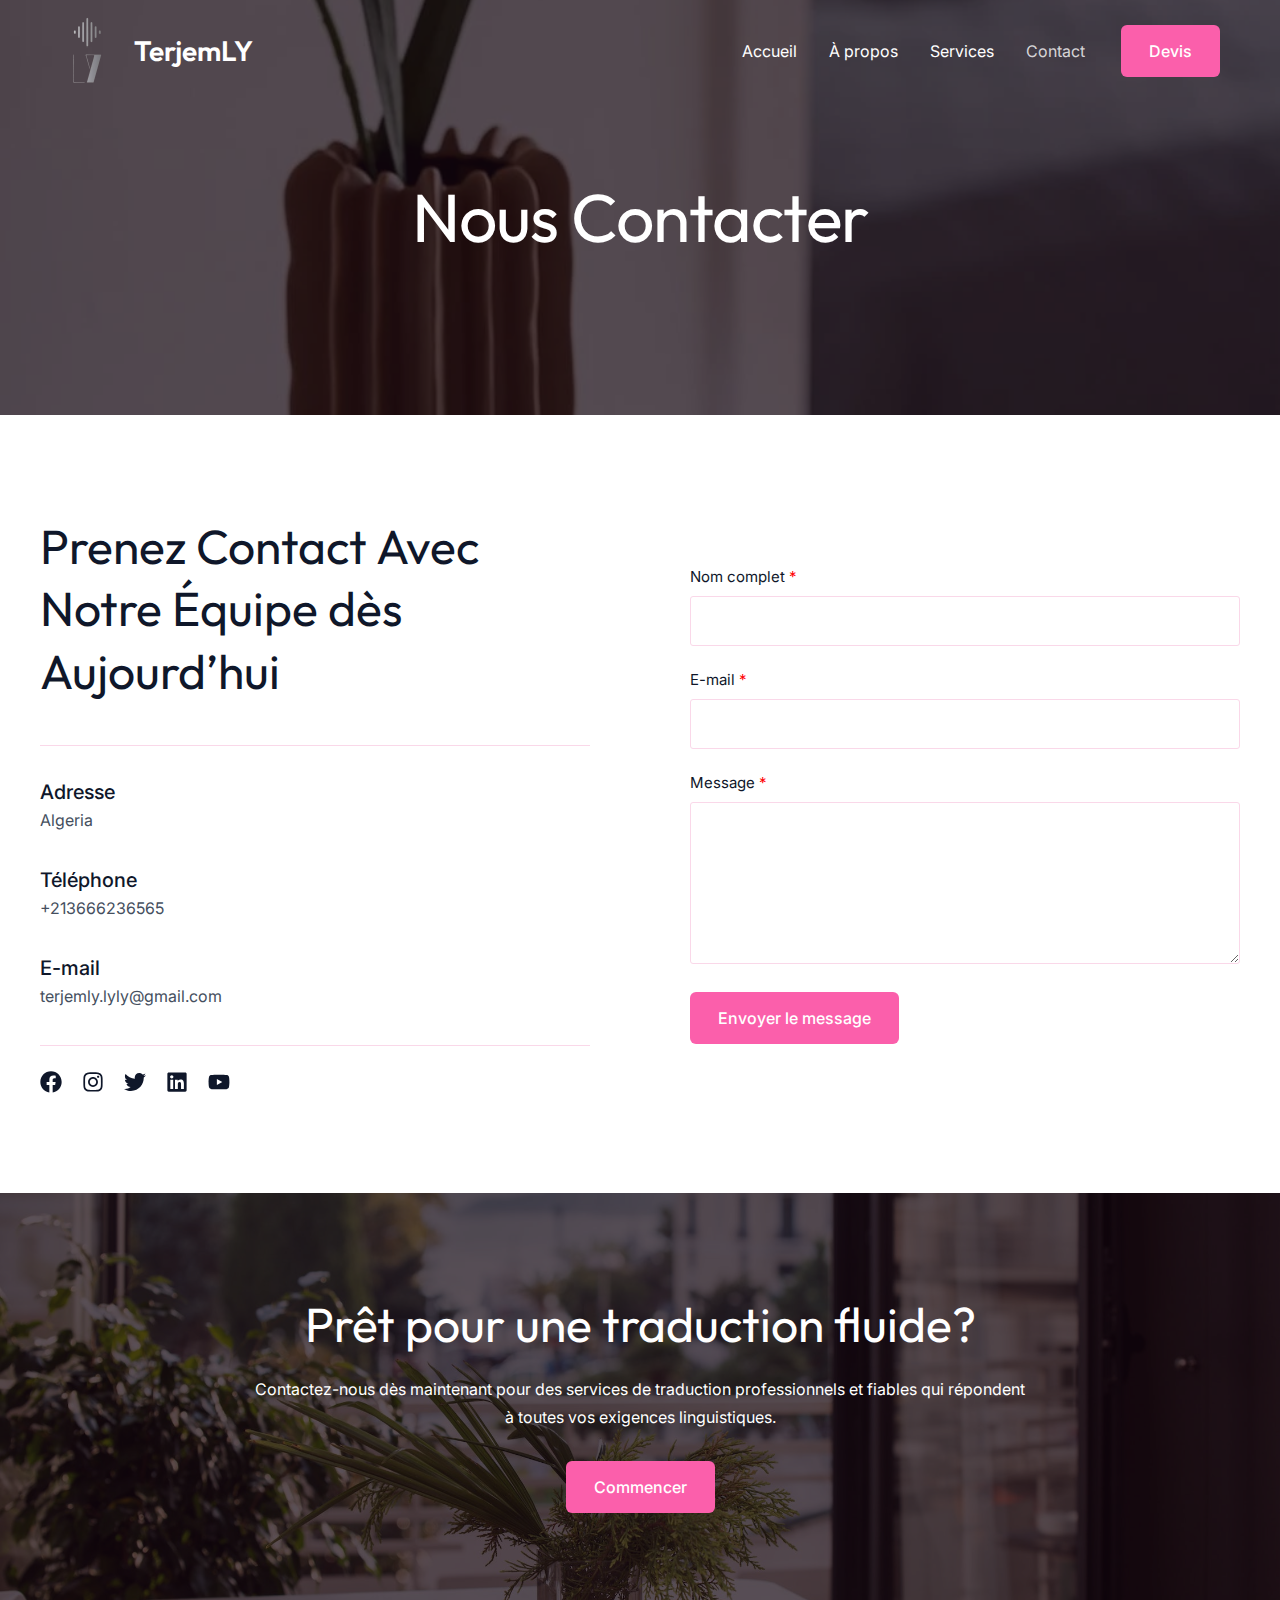
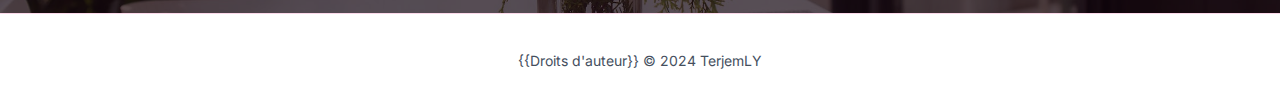
<file: contact/index.html>
<!DOCTYPE html>
<html lang="fr-FR">
<head>
<meta charset="UTF-8">
<meta name="viewport" content="width=device-width, initial-scale=1">
	 <link rel="profile" href="https://gmpg.org/xfn/11"> 
	 <title>Contact &#8211; TerjemLY</title>
<meta name="robots" content="max-image-preview:large">
<link rel="dns-prefetch" href="//fonts.googleapis.com">
<link rel="alternate" type="application/rss+xml" title="TerjemLY &raquo; Flux" href="./../feed/index.html">
<link rel="alternate" type="application/rss+xml" title="TerjemLY &raquo; Flux des commentaires" href="./../comments/feed/index.html">
<script>
window._wpemojiSettings = {"baseUrl":"https:\/\/s.w.org\/images\/core\/emoji\/15.0.3\/72x72\/","ext":".png","svgUrl":"https:\/\/s.w.org\/images\/core\/emoji\/15.0.3\/svg\/","svgExt":".svg","source":{"concatemoji":".\/\/wp-includes\/js\/wp-emoji-release.min.js?ver=6.5.2"}};
/*! This file is auto-generated */
!function(i,n){var o,s,e;function c(e){try{var t={supportTests:e,timestamp:(new Date).valueOf()};sessionStorage.setItem(o,JSON.stringify(t))}catch(e){}}function p(e,t,n){e.clearRect(0,0,e.canvas.width,e.canvas.height),e.fillText(t,0,0);var t=new Uint32Array(e.getImageData(0,0,e.canvas.width,e.canvas.height).data),r=(e.clearRect(0,0,e.canvas.width,e.canvas.height),e.fillText(n,0,0),new Uint32Array(e.getImageData(0,0,e.canvas.width,e.canvas.height).data));return t.every(function(e,t){return e===r[t]})}function u(e,t,n){switch(t){case"flag":return n(e,"🏳️‍⚧️","🏳️​⚧️")?!1:!n(e,"🇺🇳","🇺​🇳")&&!n(e,"🏴󠁧󠁢󠁥󠁮󠁧󠁿","🏴​󠁧​󠁢​󠁥​󠁮​󠁧​󠁿");case"emoji":return!n(e,"🐦‍⬛","🐦​⬛")}return!1}function f(e,t,n){var r="undefined"!=typeof WorkerGlobalScope&&self instanceof WorkerGlobalScope?new OffscreenCanvas(300,150):i.createElement("canvas"),a=r.getContext("2d",{willReadFrequently:!0}),o=(a.textBaseline="top",a.font="600 32px Arial",{});return e.forEach(function(e){o[e]=t(a,e,n)}),o}function t(e){var t=i.createElement("script");t.src=e,t.defer=!0,i.head.appendChild(t)}"undefined"!=typeof Promise&&(o="wpEmojiSettingsSupports",s=["flag","emoji"],n.supports={everything:!0,everythingExceptFlag:!0},e=new Promise(function(e){i.addEventListener("DOMContentLoaded",e,{once:!0})}),new Promise(function(t){var n=function(){try{var e=JSON.parse(sessionStorage.getItem(o));if("object"==typeof e&&"number"==typeof e.timestamp&&(new Date).valueOf()<e.timestamp+604800&&"object"==typeof e.supportTests)return e.supportTests}catch(e){}return null}();if(!n){if("undefined"!=typeof Worker&&"undefined"!=typeof OffscreenCanvas&&"undefined"!=typeof URL&&URL.createObjectURL&&"undefined"!=typeof Blob)try{var e="postMessage("+f.toString()+"("+[JSON.stringify(s),u.toString(),p.toString()].join(",")+"));",r=new Blob([e],{type:"text/javascript"}),a=new Worker(URL.createObjectURL(r),{name:"wpTestEmojiSupports"});return void(a.onmessage=function(e){c(n=e.data),a.terminate(),t(n)})}catch(e){}c(n=f(s,u,p))}t(n)}).then(function(e){for(var t in e)n.supports[t]=e[t],n.supports.everything=n.supports.everything&&n.supports[t],"flag"!==t&&(n.supports.everythingExceptFlag=n.supports.everythingExceptFlag&&n.supports[t]);n.supports.everythingExceptFlag=n.supports.everythingExceptFlag&&!n.supports.flag,n.DOMReady=!1,n.readyCallback=function(){n.DOMReady=!0}}).then(function(){return e}).then(function(){var e;n.supports.everything||(n.readyCallback(),(e=n.source||{}).concatemoji?t(e.concatemoji):e.wpemoji&&e.twemoji&&(t(e.twemoji),t(e.wpemoji)))}))}((window,document),window._wpemojiSettings);
</script>
<link rel="stylesheet" id="astra-theme-css-css" href="./../wp-content/themes/astra/assets/css/minified/main.min.css?ver=4.6.11" media="all">
<style id="astra-theme-css-inline-css">:root{--ast-container-default-xlg-padding:3em;--ast-container-default-lg-padding:3em;--ast-container-default-slg-padding:2em;--ast-container-default-md-padding:3em;--ast-container-default-sm-padding:3em;--ast-container-default-xs-padding:2.4em;--ast-container-default-xxs-padding:1.8em;--ast-code-block-background:#ECEFF3;--ast-comment-inputs-background:#F9FAFB;--ast-normal-container-width:1200px;--ast-narrow-container-width:750px;--ast-blog-title-font-weight:normal;--ast-blog-meta-weight:inherit;}html{font-size:100%;}a{color:var(--ast-global-color-0);}a:hover,a:focus{color:var(--ast-global-color-1);}body,button,input,select,textarea,.ast-button,.ast-custom-button{font-family:'Inter',sans-serif;font-weight:400;font-size:16px;font-size:1rem;line-height:var(--ast-body-line-height,1.75em);}blockquote{color:var(--ast-global-color-3);}h1,.entry-content h1,h2,.entry-content h2,h3,.entry-content h3,h4,.entry-content h4,h5,.entry-content h5,h6,.entry-content h6,.site-title,.site-title a{font-family:'Outfit',sans-serif;font-weight:600;}.ast-site-identity .site-title a{color:var(--ast-global-color-2);}.site-title{font-size:28px;font-size:1.75rem;display:block;}header .custom-logo-link img{max-width:58px;}.astra-logo-svg{width:58px;}.site-header .site-description{font-size:15px;font-size:0.9375rem;display:none;}.entry-title{font-size:26px;font-size:1.625rem;}.archive .ast-article-post .ast-article-inner,.blog .ast-article-post .ast-article-inner,.archive .ast-article-post .ast-article-inner:hover,.blog .ast-article-post .ast-article-inner:hover{overflow:hidden;}h1,.entry-content h1{font-size:68px;font-size:4.25rem;font-weight:normal;font-family:'Outfit',sans-serif;line-height:1.1em;letter-spacing:-1px;}h2,.entry-content h2{font-size:48px;font-size:3rem;font-weight:normal;font-family:'Outfit',sans-serif;line-height:1.3em;}h3,.entry-content h3{font-size:23px;font-size:1.4375rem;font-weight:normal;font-family:'Outfit',sans-serif;line-height:1.2em;}h4,.entry-content h4{font-size:22px;font-size:1.375rem;line-height:1.3em;font-weight:normal;font-family:'Outfit',sans-serif;}h5,.entry-content h5{font-size:20px;font-size:1.25rem;line-height:1.5em;font-weight:normal;font-family:'Outfit',sans-serif;}h6,.entry-content h6{font-size:16px;font-size:1rem;line-height:1.25em;font-weight:600;font-family:'Outfit',sans-serif;}::selection{background-color:var(--ast-global-color-0);color:#000000;}body,h1,.entry-title a,.entry-content h1,h2,.entry-content h2,h3,.entry-content h3,h4,.entry-content h4,h5,.entry-content h5,h6,.entry-content h6{color:var(--ast-global-color-3);}.tagcloud a:hover,.tagcloud a:focus,.tagcloud a.current-item{color:#000000;border-color:var(--ast-global-color-0);background-color:var(--ast-global-color-0);}input:focus,input[type="text"]:focus,input[type="email"]:focus,input[type="url"]:focus,input[type="password"]:focus,input[type="reset"]:focus,input[type="search"]:focus,textarea:focus{border-color:var(--ast-global-color-0);}input[type="radio"]:checked,input[type=reset],input[type="checkbox"]:checked,input[type="checkbox"]:hover:checked,input[type="checkbox"]:focus:checked,input[type=range]::-webkit-slider-thumb{border-color:var(--ast-global-color-0);background-color:var(--ast-global-color-0);box-shadow:none;}.site-footer a:hover + .post-count,.site-footer a:focus + .post-count{background:var(--ast-global-color-0);border-color:var(--ast-global-color-0);}.single .nav-links .nav-previous,.single .nav-links .nav-next{color:var(--ast-global-color-0);}.entry-meta,.entry-meta *{line-height:1.45;color:var(--ast-global-color-0);}.entry-meta a:not(.ast-button):hover,.entry-meta a:not(.ast-button):hover *,.entry-meta a:not(.ast-button):focus,.entry-meta a:not(.ast-button):focus *,.page-links > .page-link,.page-links .page-link:hover,.post-navigation a:hover{color:var(--ast-global-color-1);}#cat option,.secondary .calendar_wrap thead a,.secondary .calendar_wrap thead a:visited{color:var(--ast-global-color-0);}.secondary .calendar_wrap #today,.ast-progress-val span{background:var(--ast-global-color-0);}.secondary a:hover + .post-count,.secondary a:focus + .post-count{background:var(--ast-global-color-0);border-color:var(--ast-global-color-0);}.calendar_wrap #today > a{color:#000000;}.page-links .page-link,.single .post-navigation a{color:var(--ast-global-color-0);}.ast-search-menu-icon .search-form button.search-submit{padding:0 4px;}.ast-search-menu-icon form.search-form{padding-right:0;}.ast-search-menu-icon.slide-search input.search-field{width:0;}.ast-header-search .ast-search-menu-icon.ast-dropdown-active .search-form,.ast-header-search .ast-search-menu-icon.ast-dropdown-active .search-field:focus{transition:all 0.2s;}.search-form input.search-field:focus{outline:none;}.ast-archive-title{color:var(--ast-global-color-2);}.widget-title,.widget .wp-block-heading{font-size:22px;font-size:1.375rem;color:var(--ast-global-color-2);}.ast-single-post .entry-content a,.ast-comment-content a:not(.ast-comment-edit-reply-wrap a){text-decoration:underline;}.ast-single-post .wp-block-button .wp-block-button__link,.ast-single-post .elementor-button-wrapper .elementor-button,.ast-single-post .entry-content .uagb-tab a,.ast-single-post .entry-content .uagb-ifb-cta a,.ast-single-post .entry-content .wp-block-uagb-buttons a,.ast-single-post .entry-content .uabb-module-content a,.ast-single-post .entry-content .uagb-post-grid a,.ast-single-post .entry-content .uagb-timeline a,.ast-single-post .entry-content .uagb-toc__wrap a,.ast-single-post .entry-content .uagb-taxomony-box a,.ast-single-post .entry-content .woocommerce a,.entry-content .wp-block-latest-posts > li > a,.ast-single-post .entry-content .wp-block-file__button,li.ast-post-filter-single,.ast-single-post .wp-block-buttons .wp-block-button.is-style-outline .wp-block-button__link,.ast-single-post .ast-comment-content .comment-reply-link,.ast-single-post .ast-comment-content .comment-edit-link{text-decoration:none;}.ast-search-menu-icon.slide-search a:focus-visible:focus-visible,.astra-search-icon:focus-visible,#close:focus-visible,a:focus-visible,.ast-menu-toggle:focus-visible,.site .skip-link:focus-visible,.wp-block-loginout input:focus-visible,.wp-block-search.wp-block-search__button-inside .wp-block-search__inside-wrapper,.ast-header-navigation-arrow:focus-visible,.woocommerce .wc-proceed-to-checkout > .checkout-button:focus-visible,.woocommerce .woocommerce-MyAccount-navigation ul li a:focus-visible,.ast-orders-table__row .ast-orders-table__cell:focus-visible,.woocommerce .woocommerce-order-details .order-again > .button:focus-visible,.woocommerce .woocommerce-message a.button.wc-forward:focus-visible,.woocommerce #minus_qty:focus-visible,.woocommerce #plus_qty:focus-visible,a#ast-apply-coupon:focus-visible,.woocommerce .woocommerce-info a:focus-visible,.woocommerce .astra-shop-summary-wrap a:focus-visible,.woocommerce a.wc-forward:focus-visible,#ast-apply-coupon:focus-visible,.woocommerce-js .woocommerce-mini-cart-item a.remove:focus-visible,#close:focus-visible,.button.search-submit:focus-visible,#search_submit:focus,.normal-search:focus-visible{outline-style:dotted;outline-color:inherit;outline-width:thin;}input:focus,input[type="text"]:focus,input[type="email"]:focus,input[type="url"]:focus,input[type="password"]:focus,input[type="reset"]:focus,input[type="search"]:focus,input[type="number"]:focus,textarea:focus,.wp-block-search__input:focus,[data-section="section-header-mobile-trigger"] .ast-button-wrap .ast-mobile-menu-trigger-minimal:focus,.ast-mobile-popup-drawer.active .menu-toggle-close:focus,.woocommerce-ordering select.orderby:focus,#ast-scroll-top:focus,#coupon_code:focus,.woocommerce-page #comment:focus,.woocommerce #reviews #respond input#submit:focus,.woocommerce a.add_to_cart_button:focus,.woocommerce .button.single_add_to_cart_button:focus,.woocommerce .woocommerce-cart-form button:focus,.woocommerce .woocommerce-cart-form__cart-item .quantity .qty:focus,.woocommerce .woocommerce-billing-fields .woocommerce-billing-fields__field-wrapper .woocommerce-input-wrapper > .input-text:focus,.woocommerce #order_comments:focus,.woocommerce #place_order:focus,.woocommerce .woocommerce-address-fields .woocommerce-address-fields__field-wrapper .woocommerce-input-wrapper > .input-text:focus,.woocommerce .woocommerce-MyAccount-content form button:focus,.woocommerce .woocommerce-MyAccount-content .woocommerce-EditAccountForm .woocommerce-form-row .woocommerce-Input.input-text:focus,.woocommerce .ast-woocommerce-container .woocommerce-pagination ul.page-numbers li a:focus,body #content .woocommerce form .form-row .select2-container--default .select2-selection--single:focus,#ast-coupon-code:focus,.woocommerce.woocommerce-js .quantity input[type=number]:focus,.woocommerce-js .woocommerce-mini-cart-item .quantity input[type=number]:focus,.woocommerce p#ast-coupon-trigger:focus{border-style:dotted;border-color:inherit;border-width:thin;}input{outline:none;}.ast-logo-title-inline .site-logo-img{padding-right:1em;}.site-logo-img img{ transition:all 0.2s linear;}body .ast-oembed-container *{position:absolute;top:0;width:100%;height:100%;left:0;}body .wp-block-embed-pocket-casts .ast-oembed-container *{position:unset;}.ast-single-post-featured-section + article {margin-top: 2em;}.site-content .ast-single-post-featured-section img {width: 100%;overflow: hidden;object-fit: cover;}.site > .ast-single-related-posts-container {margin-top: 0;}@media (min-width: 922px) {.ast-desktop .ast-container--narrow {max-width: var(--ast-narrow-container-width);margin: 0 auto;}}@media (max-width:921px){#ast-desktop-header{display:none;}}@media (min-width:922px){#ast-mobile-header{display:none;}}.wp-block-buttons.aligncenter{justify-content:center;}@media (max-width:921px){.ast-theme-transparent-header #primary,.ast-theme-transparent-header #secondary{padding:0;}}@media (max-width:921px){.ast-plain-container.ast-no-sidebar #primary{padding:0;}}.ast-plain-container.ast-no-sidebar #primary{margin-top:0;margin-bottom:0;}@media (max-width:921px){.ast-separate-container.ast-single-post.ast-right-sidebar #primary,.ast-separate-container.ast-single-post.ast-left-sidebar #primary,.ast-separate-container.ast-single-post #primary,.ast-plain-container #primary,.ast-narrow-container #primary{margin-top:40px;margin-bottom:20px;}.ast-separate-container.ast-single-post.ast-right-sidebar #primary,.ast-separate-container.ast-single-post.ast-left-sidebar #primary,.ast-separate-container.ast-single-post #primary,.ast-plain-container.ast-single-post #primary,.ast-narrow-container.ast-single-post #primary{margin-top:40px;margin-bottom:20px;}}@media (max-width:544px){.ast-separate-container.ast-single-post.ast-right-sidebar #primary,.ast-separate-container.ast-single-post.ast-left-sidebar #primary,.ast-separate-container.ast-single-post #primary,.ast-plain-container.ast-single-post #primary,.ast-narrow-container.ast-single-post #primary{margin-top:30px;margin-bottom:20px;}}@media (max-width:921px){.ast-separate-container #primary,.ast-narrow-container #primary{padding-top:0px;}}@media (max-width:544px){.ast-separate-container #primary,.ast-narrow-container #primary{padding-top:0px;}}@media (max-width:921px){.ast-separate-container #primary,.ast-narrow-container #primary{padding-bottom:0px;}}@media (max-width:544px){.ast-separate-container #primary,.ast-narrow-container #primary{padding-bottom:0px;}}.wp-block-button.is-style-outline .wp-block-button__link{border-color:var(--ast-global-color-0);}div.wp-block-button.is-style-outline > .wp-block-button__link:not(.has-text-color),div.wp-block-button.wp-block-button__link.is-style-outline:not(.has-text-color){color:var(--ast-global-color-0);}.wp-block-button.is-style-outline .wp-block-button__link:hover,.wp-block-buttons .wp-block-button.is-style-outline .wp-block-button__link:focus,.wp-block-buttons .wp-block-button.is-style-outline > .wp-block-button__link:not(.has-text-color):hover,.wp-block-buttons .wp-block-button.wp-block-button__link.is-style-outline:not(.has-text-color):hover{color:#ffffff;background-color:var(--ast-global-color-1);border-color:var(--ast-global-color-1);}.post-page-numbers.current .page-link,.ast-pagination .page-numbers.current{color:#000000;border-color:var(--ast-global-color-0);background-color:var(--ast-global-color-0);}.wp-block-button.is-style-outline .wp-block-button__link.wp-element-button,.ast-outline-button{border-color:var(--ast-global-color-0);font-family:inherit;font-weight:500;font-size:16px;font-size:1rem;line-height:1em;text-decoration:initial;border-top-left-radius:6px;border-top-right-radius:6px;border-bottom-right-radius:6px;border-bottom-left-radius:6px;}.wp-block-buttons .wp-block-button.is-style-outline > .wp-block-button__link:not(.has-text-color),.wp-block-buttons .wp-block-button.wp-block-button__link.is-style-outline:not(.has-text-color),.ast-outline-button{color:var(--ast-global-color-0);}.wp-block-button.is-style-outline .wp-block-button__link:hover,.wp-block-buttons .wp-block-button.is-style-outline .wp-block-button__link:focus,.wp-block-buttons .wp-block-button.is-style-outline > .wp-block-button__link:not(.has-text-color):hover,.wp-block-buttons .wp-block-button.wp-block-button__link.is-style-outline:not(.has-text-color):hover,.ast-outline-button:hover,.ast-outline-button:focus,.wp-block-uagb-buttons-child .uagb-buttons-repeater.ast-outline-button:hover,.wp-block-uagb-buttons-child .uagb-buttons-repeater.ast-outline-button:focus{color:#ffffff;background-color:var(--ast-global-color-1);border-color:var(--ast-global-color-1);}.wp-block-button .wp-block-button__link.wp-element-button.is-style-outline:not(.has-background),.wp-block-button.is-style-outline>.wp-block-button__link.wp-element-button:not(.has-background),.ast-outline-button{background-color:var(--ast-global-color-0);}.entry-content[ast-blocks-layout] > figure{margin-bottom:1em;}h1.widget-title{font-weight:normal;}h2.widget-title{font-weight:normal;}h3.widget-title{font-weight:normal;}#page{display:flex;flex-direction:column;min-height:100vh;}.ast-404-layout-1 h1.page-title{color:var(--ast-global-color-2);}.single .post-navigation a{line-height:1em;height:inherit;}.error-404 .page-sub-title{font-size:1.5rem;font-weight:inherit;}.search .site-content .content-area .search-form{margin-bottom:0;}#page .site-content{flex-grow:1;}.widget{margin-bottom:1.25em;}#secondary li{line-height:1.5em;}#secondary .wp-block-group h2{margin-bottom:0.7em;}#secondary h2{font-size:1.7rem;}.ast-separate-container .ast-article-post,.ast-separate-container .ast-article-single,.ast-separate-container .comment-respond{padding:3em;}.ast-separate-container .ast-article-single .ast-article-single{padding:0;}.ast-article-single .wp-block-post-template-is-layout-grid{padding-left:0;}.ast-separate-container .comments-title,.ast-narrow-container .comments-title{padding:1.5em 2em;}.ast-page-builder-template .comment-form-textarea,.ast-comment-formwrap .ast-grid-common-col{padding:0;}.ast-comment-formwrap{padding:0;display:inline-flex;column-gap:20px;width:100%;margin-left:0;margin-right:0;}.comments-area textarea#comment:focus,.comments-area textarea#comment:active,.comments-area .ast-comment-formwrap input[type="text"]:focus,.comments-area .ast-comment-formwrap input[type="text"]:active {box-shadow:none;outline:none;}.archive.ast-page-builder-template .entry-header{margin-top:2em;}.ast-page-builder-template .ast-comment-formwrap{width:100%;}.entry-title{margin-bottom:0.5em;}.ast-archive-description p{font-size:inherit;font-weight:inherit;line-height:inherit;}.ast-separate-container .ast-comment-list li.depth-1,.hentry{margin-bottom:2em;}@media (min-width:921px){.ast-left-sidebar.ast-page-builder-template #secondary,.archive.ast-right-sidebar.ast-page-builder-template .site-main{padding-left:20px;padding-right:20px;}}@media (max-width:544px){.ast-comment-formwrap.ast-row{column-gap:10px;display:inline-block;}#ast-commentform .ast-grid-common-col{position:relative;width:100%;}}@media (min-width:1201px){.ast-separate-container .ast-article-post,.ast-separate-container .ast-article-single,.ast-separate-container .ast-author-box,.ast-separate-container .ast-404-layout-1,.ast-separate-container .no-results{padding:3em;}}@media (max-width:921px){.ast-separate-container #primary,.ast-separate-container #secondary{padding:1.5em 0;}#primary,#secondary{padding:1.5em 0;margin:0;}.ast-left-sidebar #content > .ast-container{display:flex;flex-direction:column-reverse;width:100%;}}@media (min-width:922px){.ast-separate-container.ast-right-sidebar #primary,.ast-separate-container.ast-left-sidebar #primary{border:0;}.search-no-results.ast-separate-container #primary{margin-bottom:4em;}}.wp-block-button .wp-block-button__link{color:#ffffff;}.wp-block-button .wp-block-button__link:hover,.wp-block-button .wp-block-button__link:focus{color:#ffffff;background-color:var(--ast-global-color-1);border-color:var(--ast-global-color-1);}.wp-block-button .wp-block-button__link,.wp-block-search .wp-block-search__button,body .wp-block-file .wp-block-file__button{border-style:solid;border-top-width:0px;border-right-width:0px;border-left-width:0px;border-bottom-width:0px;border-color:var(--ast-global-color-0);background-color:var(--ast-global-color-0);color:#ffffff;font-family:inherit;font-weight:500;line-height:1em;text-decoration:initial;font-size:16px;font-size:1rem;border-top-left-radius:6px;border-top-right-radius:6px;border-bottom-right-radius:6px;border-bottom-left-radius:6px;padding-top:18px;padding-right:28px;padding-bottom:18px;padding-left:28px;}.menu-toggle,button,.ast-button,.ast-custom-button,.button,input#submit,input[type="button"],input[type="submit"],input[type="reset"],form[CLASS*="wp-block-search__"].wp-block-search .wp-block-search__inside-wrapper .wp-block-search__button,body .wp-block-file .wp-block-file__button,.search .search-submit,.woocommerce-js a.button,.woocommerce button.button,.woocommerce .woocommerce-message a.button,.woocommerce #respond input#submit.alt,.woocommerce input.button.alt,.woocommerce input.button,.woocommerce input.button:disabled,.woocommerce input.button:disabled[disabled],.woocommerce input.button:disabled:hover,.woocommerce input.button:disabled[disabled]:hover,.woocommerce #respond input#submit,.woocommerce button.button.alt.disabled,.wc-block-grid__products .wc-block-grid__product .wp-block-button__link,.wc-block-grid__product-onsale,[CLASS*="wc-block"] button,.woocommerce-js .astra-cart-drawer .astra-cart-drawer-content .woocommerce-mini-cart__buttons .button:not(.checkout):not(.ast-continue-shopping),.woocommerce-js .astra-cart-drawer .astra-cart-drawer-content .woocommerce-mini-cart__buttons a.checkout,.woocommerce button.button.alt.disabled.wc-variation-selection-needed,[CLASS*="wc-block"] .wc-block-components-button{border-style:solid;border-top-width:0px;border-right-width:0px;border-left-width:0px;border-bottom-width:0px;color:#ffffff;border-color:var(--ast-global-color-0);background-color:var(--ast-global-color-0);padding-top:18px;padding-right:28px;padding-bottom:18px;padding-left:28px;font-family:inherit;font-weight:500;font-size:16px;font-size:1rem;line-height:1em;text-decoration:initial;border-top-left-radius:6px;border-top-right-radius:6px;border-bottom-right-radius:6px;border-bottom-left-radius:6px;}button:focus,.menu-toggle:hover,button:hover,.ast-button:hover,.ast-custom-button:hover .button:hover,.ast-custom-button:hover ,input[type=reset]:hover,input[type=reset]:focus,input#submit:hover,input#submit:focus,input[type="button"]:hover,input[type="button"]:focus,input[type="submit"]:hover,input[type="submit"]:focus,form[CLASS*="wp-block-search__"].wp-block-search .wp-block-search__inside-wrapper .wp-block-search__button:hover,form[CLASS*="wp-block-search__"].wp-block-search .wp-block-search__inside-wrapper .wp-block-search__button:focus,body .wp-block-file .wp-block-file__button:hover,body .wp-block-file .wp-block-file__button:focus,.woocommerce-js a.button:hover,.woocommerce button.button:hover,.woocommerce .woocommerce-message a.button:hover,.woocommerce #respond input#submit:hover,.woocommerce #respond input#submit.alt:hover,.woocommerce input.button.alt:hover,.woocommerce input.button:hover,.woocommerce button.button.alt.disabled:hover,.wc-block-grid__products .wc-block-grid__product .wp-block-button__link:hover,[CLASS*="wc-block"] button:hover,.woocommerce-js .astra-cart-drawer .astra-cart-drawer-content .woocommerce-mini-cart__buttons .button:not(.checkout):not(.ast-continue-shopping):hover,.woocommerce-js .astra-cart-drawer .astra-cart-drawer-content .woocommerce-mini-cart__buttons a.checkout:hover,.woocommerce button.button.alt.disabled.wc-variation-selection-needed:hover,[CLASS*="wc-block"] .wc-block-components-button:hover,[CLASS*="wc-block"] .wc-block-components-button:focus{color:#ffffff;background-color:var(--ast-global-color-1);border-color:var(--ast-global-color-1);}form[CLASS*="wp-block-search__"].wp-block-search .wp-block-search__inside-wrapper .wp-block-search__button.has-icon{padding-top:calc(18px - 3px);padding-right:calc(28px - 3px);padding-bottom:calc(18px - 3px);padding-left:calc(28px - 3px);}@media (max-width:921px){.ast-mobile-header-stack .main-header-bar .ast-search-menu-icon{display:inline-block;}.ast-header-break-point.ast-header-custom-item-outside .ast-mobile-header-stack .main-header-bar .ast-search-icon{margin:0;}.ast-comment-avatar-wrap img{max-width:2.5em;}.ast-comment-meta{padding:0 1.8888em 1.3333em;}.ast-separate-container .ast-comment-list li.depth-1{padding:1.5em 2.14em;}.ast-separate-container .comment-respond{padding:2em 2.14em;}}@media (min-width:544px){.ast-container{max-width:100%;}}@media (max-width:544px){.ast-separate-container .ast-article-post,.ast-separate-container .ast-article-single,.ast-separate-container .comments-title,.ast-separate-container .ast-archive-description{padding:1.5em 1em;}.ast-separate-container #content .ast-container{padding-left:0.54em;padding-right:0.54em;}.ast-separate-container .ast-comment-list .bypostauthor{padding:.5em;}.ast-search-menu-icon.ast-dropdown-active .search-field{width:170px;}}.ast-separate-container{background-color:var(--ast-global-color-4);;background-image:none;;}@media (max-width:921px){.site-title{display:block;}.site-header .site-description{display:none;}.entry-title{font-size:24px;font-size:1.5rem;}h1,.entry-content h1{font-size:48px;}h2,.entry-content h2{font-size:32px;}h3,.entry-content h3{font-size:22px;}}@media (max-width:544px){.site-title{font-size:24px;font-size:1.5rem;display:block;}.site-header .site-description{display:none;}.entry-title{font-size:24px;font-size:1.5rem;}h1,.entry-content h1{font-size:40px;}h2,.entry-content h2{font-size:30px;}h3,.entry-content h3{font-size:20px;}h4,.entry-content h4{font-size:20px;font-size:1.25rem;}header .custom-logo-link img,.ast-header-break-point .site-branding img,.ast-header-break-point .custom-logo-link img{max-width:38px;}.astra-logo-svg{width:38px;}.astra-logo-svg:not(.sticky-custom-logo .astra-logo-svg,.transparent-custom-logo .astra-logo-svg,.advanced-header-logo .astra-logo-svg){height:38px;}.ast-header-break-point .site-logo-img .custom-mobile-logo-link img{max-width:38px;}}@media (max-width:921px){html{font-size:91.2%;}}@media (max-width:544px){html{font-size:91.2%;}}@media (min-width:922px){.ast-container{max-width:1240px;}}@media (min-width:922px){.site-content .ast-container{display:flex;}}@media (max-width:921px){.site-content .ast-container{flex-direction:column;}}@media (min-width:922px){.main-header-menu .sub-menu .menu-item.ast-left-align-sub-menu:hover > .sub-menu,.main-header-menu .sub-menu .menu-item.ast-left-align-sub-menu.focus > .sub-menu{margin-left:-0px;}}.ast-theme-transparent-header [CLASS*="ast-header-button-"] .ast-custom-button{color:#ffffff;background:var(--ast-global-color-0);}.ast-theme-transparent-header [CLASS*="ast-header-button-"] .ast-custom-button:hover{color:#ffffff;background:var(--ast-global-color-1);}.ast-theme-transparent-header [data-section="section-header-mobile-trigger"] .ast-button-wrap .mobile-menu-toggle-icon .ast-mobile-svg{fill:#ffffff;}.ast-theme-transparent-header [data-section="section-header-mobile-trigger"] .ast-button-wrap .mobile-menu-wrap .mobile-menu{color:#ffffff;}.ast-theme-transparent-header [data-section="section-header-mobile-trigger"] .ast-button-wrap .ast-mobile-menu-trigger-outline{background:transparent;color:#ffffff;border-color:#ffffff;}.site .comments-area{padding-top:2em;padding-bottom:3em;}.wp-block-file {display: flex;align-items: center;flex-wrap: wrap;justify-content: space-between;}.wp-block-pullquote {border: none;}.wp-block-pullquote blockquote::before {content: "\201D";font-family: "Helvetica",sans-serif;display: flex;transform: rotate( 180deg );font-size: 6rem;font-style: normal;line-height: 1;font-weight: bold;align-items: center;justify-content: center;}.has-text-align-right > blockquote::before {justify-content: flex-start;}.has-text-align-left > blockquote::before {justify-content: flex-end;}figure.wp-block-pullquote.is-style-solid-color blockquote {max-width: 100%;text-align: inherit;}html body {--wp--custom--ast-default-block-top-padding: 3em;--wp--custom--ast-default-block-right-padding: 3em;--wp--custom--ast-default-block-bottom-padding: 3em;--wp--custom--ast-default-block-left-padding: 3em;--wp--custom--ast-container-width: 1200px;--wp--custom--ast-content-width-size: 1200px;--wp--custom--ast-wide-width-size: calc(1200px + var(--wp--custom--ast-default-block-left-padding) + var(--wp--custom--ast-default-block-right-padding));}.ast-narrow-container {--wp--custom--ast-content-width-size: 750px;--wp--custom--ast-wide-width-size: 750px;}@media(max-width: 921px) {html body {--wp--custom--ast-default-block-top-padding: 3em;--wp--custom--ast-default-block-right-padding: 2em;--wp--custom--ast-default-block-bottom-padding: 3em;--wp--custom--ast-default-block-left-padding: 2em;}}@media(max-width: 544px) {html body {--wp--custom--ast-default-block-top-padding: 3em;--wp--custom--ast-default-block-right-padding: 1.5em;--wp--custom--ast-default-block-bottom-padding: 3em;--wp--custom--ast-default-block-left-padding: 1.5em;}}.entry-content > .wp-block-group,.entry-content > .wp-block-cover,.entry-content > .wp-block-columns {padding-top: var(--wp--custom--ast-default-block-top-padding);padding-right: var(--wp--custom--ast-default-block-right-padding);padding-bottom: var(--wp--custom--ast-default-block-bottom-padding);padding-left: var(--wp--custom--ast-default-block-left-padding);}.ast-plain-container.ast-no-sidebar .entry-content > .alignfull,.ast-page-builder-template .ast-no-sidebar .entry-content > .alignfull {margin-left: calc( -50vw + 50%);margin-right: calc( -50vw + 50%);max-width: 100vw;width: 100vw;}.ast-plain-container.ast-no-sidebar .entry-content .alignfull .alignfull,.ast-page-builder-template.ast-no-sidebar .entry-content .alignfull .alignfull,.ast-plain-container.ast-no-sidebar .entry-content .alignfull .alignwide,.ast-page-builder-template.ast-no-sidebar .entry-content .alignfull .alignwide,.ast-plain-container.ast-no-sidebar .entry-content .alignwide .alignfull,.ast-page-builder-template.ast-no-sidebar .entry-content .alignwide .alignfull,.ast-plain-container.ast-no-sidebar .entry-content .alignwide .alignwide,.ast-page-builder-template.ast-no-sidebar .entry-content .alignwide .alignwide,.ast-plain-container.ast-no-sidebar .entry-content .wp-block-column .alignfull,.ast-page-builder-template.ast-no-sidebar .entry-content .wp-block-column .alignfull,.ast-plain-container.ast-no-sidebar .entry-content .wp-block-column .alignwide,.ast-page-builder-template.ast-no-sidebar .entry-content .wp-block-column .alignwide {margin-left: auto;margin-right: auto;width: 100%;}[ast-blocks-layout] .wp-block-separator:not(.is-style-dots) {height: 0;}[ast-blocks-layout] .wp-block-separator {margin: 20px auto;}[ast-blocks-layout] .wp-block-separator:not(.is-style-wide):not(.is-style-dots) {max-width: 100px;}[ast-blocks-layout] .wp-block-separator.has-background {padding: 0;}.entry-content[ast-blocks-layout] > * {max-width: var(--wp--custom--ast-content-width-size);margin-left: auto;margin-right: auto;}.entry-content[ast-blocks-layout] > .alignwide {max-width: var(--wp--custom--ast-wide-width-size);}.entry-content[ast-blocks-layout] .alignfull {max-width: none;}.entry-content .wp-block-columns {margin-bottom: 0;}blockquote {margin: 1.5em;border-color: rgba(0,0,0,0.05);}.wp-block-quote:not(.has-text-align-right):not(.has-text-align-center) {border-left: 5px solid rgba(0,0,0,0.05);}.has-text-align-right > blockquote,blockquote.has-text-align-right {border-right: 5px solid rgba(0,0,0,0.05);}.has-text-align-left > blockquote,blockquote.has-text-align-left {border-left: 5px solid rgba(0,0,0,0.05);}.wp-block-site-tagline,.wp-block-latest-posts .read-more {margin-top: 15px;}.wp-block-loginout p label {display: block;}.wp-block-loginout p:not(.login-remember):not(.login-submit) input {width: 100%;}.wp-block-loginout input:focus {border-color: transparent;}.wp-block-loginout input:focus {outline: thin dotted;}.entry-content .wp-block-media-text .wp-block-media-text__content {padding: 0 0 0 8%;}.entry-content .wp-block-media-text.has-media-on-the-right .wp-block-media-text__content {padding: 0 8% 0 0;}.entry-content .wp-block-media-text.has-background .wp-block-media-text__content {padding: 8%;}.entry-content .wp-block-cover:not([class*="background-color"]) .wp-block-cover__inner-container,.entry-content .wp-block-cover:not([class*="background-color"]) .wp-block-cover-image-text,.entry-content .wp-block-cover:not([class*="background-color"]) .wp-block-cover-text,.entry-content .wp-block-cover-image:not([class*="background-color"]) .wp-block-cover__inner-container,.entry-content .wp-block-cover-image:not([class*="background-color"]) .wp-block-cover-image-text,.entry-content .wp-block-cover-image:not([class*="background-color"]) .wp-block-cover-text {color: var(--ast-global-color-5);}.wp-block-loginout .login-remember input {width: 1.1rem;height: 1.1rem;margin: 0 5px 4px 0;vertical-align: middle;}.wp-block-latest-posts > li > *:first-child,.wp-block-latest-posts:not(.is-grid) > li:first-child {margin-top: 0;}.wp-block-search__inside-wrapper .wp-block-search__input {padding: 0 10px;color: var(--ast-global-color-3);background: var(--ast-global-color-5);border-color: var(--ast-border-color);}.wp-block-latest-posts .read-more {margin-bottom: 1.5em;}.wp-block-search__no-button .wp-block-search__inside-wrapper .wp-block-search__input {padding-top: 5px;padding-bottom: 5px;}.wp-block-latest-posts .wp-block-latest-posts__post-date,.wp-block-latest-posts .wp-block-latest-posts__post-author {font-size: 1rem;}.wp-block-latest-posts > li > *,.wp-block-latest-posts:not(.is-grid) > li {margin-top: 12px;margin-bottom: 12px;}.ast-page-builder-template .entry-content[ast-blocks-layout] > *,.ast-page-builder-template .entry-content[ast-blocks-layout] > .alignfull > * {max-width: none;}.ast-page-builder-template .entry-content[ast-blocks-layout] > .alignwide > * {max-width: var(--wp--custom--ast-wide-width-size);}.ast-page-builder-template .entry-content[ast-blocks-layout] > .inherit-container-width > *,.ast-page-builder-template .entry-content[ast-blocks-layout] > * > *,.entry-content[ast-blocks-layout] > .wp-block-cover .wp-block-cover__inner-container {max-width: var(--wp--custom--ast-content-width-size);margin-left: auto;margin-right: auto;}.entry-content[ast-blocks-layout] .wp-block-cover:not(.alignleft):not(.alignright) {width: auto;}@media(max-width: 1200px) {.ast-separate-container .entry-content > .alignfull,.ast-separate-container .entry-content[ast-blocks-layout] > .alignwide,.ast-plain-container .entry-content[ast-blocks-layout] > .alignwide,.ast-plain-container .entry-content .alignfull {margin-left: calc(-1 * min(var(--ast-container-default-xlg-padding),20px)) ;margin-right: calc(-1 * min(var(--ast-container-default-xlg-padding),20px));}}@media(min-width: 1201px) {.ast-separate-container .entry-content > .alignfull {margin-left: calc(-1 * var(--ast-container-default-xlg-padding) );margin-right: calc(-1 * var(--ast-container-default-xlg-padding) );}.ast-separate-container .entry-content[ast-blocks-layout] > .alignwide,.ast-plain-container .entry-content[ast-blocks-layout] > .alignwide {margin-left: calc(-1 * var(--wp--custom--ast-default-block-left-padding) );margin-right: calc(-1 * var(--wp--custom--ast-default-block-right-padding) );}}@media(min-width: 921px) {.ast-separate-container .entry-content .wp-block-group.alignwide:not(.inherit-container-width) > :where(:not(.alignleft):not(.alignright)),.ast-plain-container .entry-content .wp-block-group.alignwide:not(.inherit-container-width) > :where(:not(.alignleft):not(.alignright)) {max-width: calc( var(--wp--custom--ast-content-width-size) + 80px );}.ast-plain-container.ast-right-sidebar .entry-content[ast-blocks-layout] .alignfull,.ast-plain-container.ast-left-sidebar .entry-content[ast-blocks-layout] .alignfull {margin-left: -60px;margin-right: -60px;}}@media(min-width: 544px) {.entry-content > .alignleft {margin-right: 20px;}.entry-content > .alignright {margin-left: 20px;}}@media (max-width:544px){.wp-block-columns .wp-block-column:not(:last-child){margin-bottom:20px;}.wp-block-latest-posts{margin:0;}}@media( max-width: 600px ) {.entry-content .wp-block-media-text .wp-block-media-text__content,.entry-content .wp-block-media-text.has-media-on-the-right .wp-block-media-text__content {padding: 8% 0 0;}.entry-content .wp-block-media-text.has-background .wp-block-media-text__content {padding: 8%;}}.ast-page-builder-template .entry-header {padding-left: 0;}.ast-narrow-container .site-content .wp-block-uagb-image--align-full .wp-block-uagb-image__figure {max-width: 100%;margin-left: auto;margin-right: auto;}.entry-content ul,.entry-content ol {padding: revert;margin: revert;}:root .has-ast-global-color-0-color{color:var(--ast-global-color-0);}:root .has-ast-global-color-0-background-color{background-color:var(--ast-global-color-0);}:root .wp-block-button .has-ast-global-color-0-color{color:var(--ast-global-color-0);}:root .wp-block-button .has-ast-global-color-0-background-color{background-color:var(--ast-global-color-0);}:root .has-ast-global-color-1-color{color:var(--ast-global-color-1);}:root .has-ast-global-color-1-background-color{background-color:var(--ast-global-color-1);}:root .wp-block-button .has-ast-global-color-1-color{color:var(--ast-global-color-1);}:root .wp-block-button .has-ast-global-color-1-background-color{background-color:var(--ast-global-color-1);}:root .has-ast-global-color-2-color{color:var(--ast-global-color-2);}:root .has-ast-global-color-2-background-color{background-color:var(--ast-global-color-2);}:root .wp-block-button .has-ast-global-color-2-color{color:var(--ast-global-color-2);}:root .wp-block-button .has-ast-global-color-2-background-color{background-color:var(--ast-global-color-2);}:root .has-ast-global-color-3-color{color:var(--ast-global-color-3);}:root .has-ast-global-color-3-background-color{background-color:var(--ast-global-color-3);}:root .wp-block-button .has-ast-global-color-3-color{color:var(--ast-global-color-3);}:root .wp-block-button .has-ast-global-color-3-background-color{background-color:var(--ast-global-color-3);}:root .has-ast-global-color-4-color{color:var(--ast-global-color-4);}:root .has-ast-global-color-4-background-color{background-color:var(--ast-global-color-4);}:root .wp-block-button .has-ast-global-color-4-color{color:var(--ast-global-color-4);}:root .wp-block-button .has-ast-global-color-4-background-color{background-color:var(--ast-global-color-4);}:root .has-ast-global-color-5-color{color:var(--ast-global-color-5);}:root .has-ast-global-color-5-background-color{background-color:var(--ast-global-color-5);}:root .wp-block-button .has-ast-global-color-5-color{color:var(--ast-global-color-5);}:root .wp-block-button .has-ast-global-color-5-background-color{background-color:var(--ast-global-color-5);}:root .has-ast-global-color-6-color{color:var(--ast-global-color-6);}:root .has-ast-global-color-6-background-color{background-color:var(--ast-global-color-6);}:root .wp-block-button .has-ast-global-color-6-color{color:var(--ast-global-color-6);}:root .wp-block-button .has-ast-global-color-6-background-color{background-color:var(--ast-global-color-6);}:root .has-ast-global-color-7-color{color:var(--ast-global-color-7);}:root .has-ast-global-color-7-background-color{background-color:var(--ast-global-color-7);}:root .wp-block-button .has-ast-global-color-7-color{color:var(--ast-global-color-7);}:root .wp-block-button .has-ast-global-color-7-background-color{background-color:var(--ast-global-color-7);}:root .has-ast-global-color-8-color{color:var(--ast-global-color-8);}:root .has-ast-global-color-8-background-color{background-color:var(--ast-global-color-8);}:root .wp-block-button .has-ast-global-color-8-color{color:var(--ast-global-color-8);}:root .wp-block-button .has-ast-global-color-8-background-color{background-color:var(--ast-global-color-8);}:root{--ast-global-color-0:#FB5FAB;--ast-global-color-1:#EA559D;--ast-global-color-2:#0F172A;--ast-global-color-3:#454F5E;--ast-global-color-4:#FCEEF5;--ast-global-color-5:#FFFFFF;--ast-global-color-6:#FAD8E9;--ast-global-color-7:#140610;--ast-global-color-8:#222222;}:root {--ast-border-color : var(--ast-global-color-6);}.site .site-content #primary{margin-top:0px;margin-bottom:0px;margin-left:0px;margin-right:0px;}.site .site-content #primary .ast-article-single,.ast-separate-container .site-content #secondary .widget{padding-top:0px;padding-bottom:0px;padding-left:0px;padding-right:0px;}@media (max-width:921px){.site .site-content #primary{margin-top:0px;margin-bottom:0px;margin-left:0px;margin-right:0px;}.site .site-content #primary .ast-article-single,.ast-separate-container .site-content #secondary .widget{padding-top:0px;padding-bottom:0px;padding-left:0px;padding-right:0px;}}@media (max-width:544px){.site .site-content #primary{margin-top:0px;margin-bottom:0px;margin-left:0px;margin-right:0px;}.site .site-content #primary .ast-article-single,.ast-separate-container .site-content #secondary .widget{padding-top:0px;padding-bottom:0px;padding-left:0px;padding-right:0px;}}.ast-single-entry-banner {-js-display: flex;display: flex;flex-direction: column;justify-content: center;text-align: center;position: relative;background: #eeeeee;}.ast-single-entry-banner[data-banner-layout="layout-1"] {max-width: 1200px;background: inherit;padding: 20px 0;}.ast-single-entry-banner[data-banner-width-type="custom"] {margin: 0 auto;width: 100%;}.ast-single-entry-banner + .site-content .entry-header {margin-bottom: 0;}.site .ast-author-avatar {--ast-author-avatar-size: ;}a.ast-underline-text {text-decoration: underline;}.ast-container > .ast-terms-link {position: relative;display: block;}a.ast-button.ast-badge-tax {padding: 4px 8px;border-radius: 3px;font-size: inherit;}header.entry-header:not(.related-entry-header){text-align:left;}header.entry-header:not(.related-entry-header) .entry-title{font-weight:600;font-size:32px;font-size:2rem;}header.entry-header:not(.related-entry-header) > *:not(:last-child){margin-bottom:10px;}.ast-archive-entry-banner {-js-display: flex;display: flex;flex-direction: column;justify-content: center;text-align: center;position: relative;background: #eeeeee;}.ast-archive-entry-banner[data-banner-width-type="custom"] {margin: 0 auto;width: 100%;}.ast-archive-entry-banner[data-banner-layout="layout-1"] {background: inherit;padding: 20px 0;text-align: left;}body.archive .ast-archive-description{max-width:1200px;width:100%;text-align:left;padding-top:3em;padding-right:3em;padding-bottom:3em;padding-left:3em;}body.archive .ast-archive-description .ast-archive-title,body.archive .ast-archive-description .ast-archive-title *{font-weight:600;font-size:32px;font-size:2rem;}body.archive .ast-archive-description > *:not(:last-child){margin-bottom:10px;}@media (max-width:921px){body.archive .ast-archive-description{text-align:left;}}@media (max-width:544px){body.archive .ast-archive-description{text-align:left;}}.ast-theme-transparent-header #masthead .site-logo-img .transparent-custom-logo .astra-logo-svg{width:50px;height:50px;}.ast-theme-transparent-header #masthead .site-logo-img .transparent-custom-logo img{ max-width:50px;}@media (max-width:921px){.ast-theme-transparent-header #masthead .site-logo-img .transparent-custom-logo .astra-logo-svg{width:120px;}.ast-theme-transparent-header #masthead .site-logo-img .transparent-custom-logo img{ max-width:120px;}}@media (max-width:543px){.ast-theme-transparent-header #masthead .site-logo-img .transparent-custom-logo .astra-logo-svg{width:50px;}.ast-theme-transparent-header #masthead .site-logo-img .transparent-custom-logo img{ max-width:50px;}}@media (min-width:921px){.ast-theme-transparent-header #masthead{position:absolute;left:0;right:0;}.ast-theme-transparent-header .main-header-bar,.ast-theme-transparent-header.ast-header-break-point .main-header-bar{background:none;}body.elementor-editor-active.ast-theme-transparent-header #masthead,.fl-builder-edit .ast-theme-transparent-header #masthead,body.vc_editor.ast-theme-transparent-header #masthead,body.brz-ed.ast-theme-transparent-header #masthead{z-index:0;}.ast-header-break-point.ast-replace-site-logo-transparent.ast-theme-transparent-header .custom-mobile-logo-link{display:none;}.ast-header-break-point.ast-replace-site-logo-transparent.ast-theme-transparent-header .transparent-custom-logo{display:inline-block;}.ast-theme-transparent-header .ast-above-header,.ast-theme-transparent-header .ast-above-header.ast-above-header-bar{background-image:none;background-color:transparent;}.ast-theme-transparent-header .ast-below-header{background-image:none;background-color:transparent;}}.ast-theme-transparent-header .site-title a,.ast-theme-transparent-header .site-title a:focus,.ast-theme-transparent-header .site-title a:hover,.ast-theme-transparent-header .site-title a:visited{color:#ffffff;}.ast-theme-transparent-header .site-header .site-description{color:#ffffff;}.ast-theme-transparent-header .ast-builder-menu .main-header-menu,.ast-theme-transparent-header .ast-builder-menu .main-header-menu .menu-link,.ast-theme-transparent-header [CLASS*="ast-builder-menu-"] .main-header-menu .menu-item > .menu-link,.ast-theme-transparent-header .ast-masthead-custom-menu-items,.ast-theme-transparent-header .ast-masthead-custom-menu-items a,.ast-theme-transparent-header .ast-builder-menu .main-header-menu .menu-item > .ast-menu-toggle,.ast-theme-transparent-header .ast-builder-menu .main-header-menu .menu-item > .ast-menu-toggle,.ast-theme-transparent-header .ast-above-header-navigation a,.ast-header-break-point.ast-theme-transparent-header .ast-above-header-navigation a,.ast-header-break-point.ast-theme-transparent-header .ast-above-header-navigation > ul.ast-above-header-menu > .menu-item-has-children:not(.current-menu-item) > .ast-menu-toggle,.ast-theme-transparent-header .ast-below-header-menu,.ast-theme-transparent-header .ast-below-header-menu a,.ast-header-break-point.ast-theme-transparent-header .ast-below-header-menu a,.ast-header-break-point.ast-theme-transparent-header .ast-below-header-menu,.ast-theme-transparent-header .main-header-menu .menu-link{color:#ffffff;}.ast-theme-transparent-header .ast-builder-menu .main-header-menu .menu-item:hover > .menu-link,.ast-theme-transparent-header .ast-builder-menu .main-header-menu .menu-item:hover > .ast-menu-toggle,.ast-theme-transparent-header .ast-builder-menu .main-header-menu .ast-masthead-custom-menu-items a:hover,.ast-theme-transparent-header .ast-builder-menu .main-header-menu .focus > .menu-link,.ast-theme-transparent-header .ast-builder-menu .main-header-menu .focus > .ast-menu-toggle,.ast-theme-transparent-header .ast-builder-menu .main-header-menu .current-menu-item > .menu-link,.ast-theme-transparent-header .ast-builder-menu .main-header-menu .current-menu-ancestor > .menu-link,.ast-theme-transparent-header .ast-builder-menu .main-header-menu .current-menu-item > .ast-menu-toggle,.ast-theme-transparent-header .ast-builder-menu .main-header-menu .current-menu-ancestor > .ast-menu-toggle,.ast-theme-transparent-header [CLASS*="ast-builder-menu-"] .main-header-menu .current-menu-item > .menu-link,.ast-theme-transparent-header [CLASS*="ast-builder-menu-"] .main-header-menu .current-menu-ancestor > .menu-link,.ast-theme-transparent-header [CLASS*="ast-builder-menu-"] .main-header-menu .current-menu-item > .ast-menu-toggle,.ast-theme-transparent-header [CLASS*="ast-builder-menu-"] .main-header-menu .current-menu-ancestor > .ast-menu-toggle,.ast-theme-transparent-header .main-header-menu .menu-item:hover > .menu-link,.ast-theme-transparent-header .main-header-menu .current-menu-item > .menu-link,.ast-theme-transparent-header .main-header-menu .current-menu-ancestor > .menu-link{color:rgba(255,255,255,0.8);}.ast-theme-transparent-header .ast-builder-menu .main-header-menu .menu-item .sub-menu .menu-link,.ast-theme-transparent-header .main-header-menu .menu-item .sub-menu .menu-link{background-color:transparent;}@media (max-width:921px){.ast-theme-transparent-header #masthead{position:absolute;left:0;right:0;}.ast-theme-transparent-header .main-header-bar,.ast-theme-transparent-header.ast-header-break-point .main-header-bar{background:none;}body.elementor-editor-active.ast-theme-transparent-header #masthead,.fl-builder-edit .ast-theme-transparent-header #masthead,body.vc_editor.ast-theme-transparent-header #masthead,body.brz-ed.ast-theme-transparent-header #masthead{z-index:0;}.ast-header-break-point.ast-replace-site-logo-transparent.ast-theme-transparent-header .custom-mobile-logo-link{display:none;}.ast-header-break-point.ast-replace-site-logo-transparent.ast-theme-transparent-header .transparent-custom-logo{display:inline-block;}.ast-theme-transparent-header .ast-above-header,.ast-theme-transparent-header .ast-above-header.ast-above-header-bar{background-image:none;background-color:transparent;}.ast-theme-transparent-header .ast-below-header{background-image:none;background-color:transparent;}}.ast-theme-transparent-header #ast-desktop-header > [CLASS*="-header-wrap"]:nth-last-child(2) > [CLASS*="-header-bar"],.ast-theme-transparent-header.ast-header-break-point #ast-mobile-header > [CLASS*="-header-wrap"]:nth-last-child(2) > [CLASS*="-header-bar"]{border-bottom-width:0px;border-bottom-style:solid;}.ast-breadcrumbs .trail-browse,.ast-breadcrumbs .trail-items,.ast-breadcrumbs .trail-items li{display:inline-block;margin:0;padding:0;border:none;background:inherit;text-indent:0;text-decoration:none;}.ast-breadcrumbs .trail-browse{font-size:inherit;font-style:inherit;font-weight:inherit;color:inherit;}.ast-breadcrumbs .trail-items{list-style:none;}.trail-items li::after{padding:0 0.3em;content:"\00bb";}.trail-items li:last-of-type::after{display:none;}h1,.entry-content h1,h2,.entry-content h2,h3,.entry-content h3,h4,.entry-content h4,h5,.entry-content h5,h6,.entry-content h6{color:var(--ast-global-color-2);}.entry-title a{color:var(--ast-global-color-2);}@media (max-width:921px){.ast-builder-grid-row-container.ast-builder-grid-row-tablet-3-firstrow .ast-builder-grid-row > *:first-child,.ast-builder-grid-row-container.ast-builder-grid-row-tablet-3-lastrow .ast-builder-grid-row > *:last-child{grid-column:1 / -1;}}@media (max-width:544px){.ast-builder-grid-row-container.ast-builder-grid-row-mobile-3-firstrow .ast-builder-grid-row > *:first-child,.ast-builder-grid-row-container.ast-builder-grid-row-mobile-3-lastrow .ast-builder-grid-row > *:last-child{grid-column:1 / -1;}}.ast-builder-layout-element[data-section="title_tagline"]{display:flex;}@media (max-width:921px){.ast-header-break-point .ast-builder-layout-element[data-section="title_tagline"]{display:flex;}}@media (max-width:544px){.ast-header-break-point .ast-builder-layout-element[data-section="title_tagline"]{display:flex;}}[data-section*="section-hb-button-"] .menu-link{display:none;}.ast-header-button-1[data-section*="section-hb-button-"] .ast-builder-button-wrap .ast-custom-button{line-height:1em;}.ast-header-button-1 .ast-custom-button{color:#ffffff;background:var(--ast-global-color-0);border-top-width:0px;border-bottom-width:0px;border-left-width:0px;border-right-width:0px;border-top-left-radius:6px;border-top-right-radius:6px;border-bottom-right-radius:6px;border-bottom-left-radius:6px;}.ast-header-button-1 .ast-custom-button:hover{color:#ffffff;background:var(--ast-global-color-1);}.ast-header-button-1[data-section*="section-hb-button-"] .ast-builder-button-wrap .ast-custom-button{padding-top:18px;padding-bottom:18px;padding-left:28px;padding-right:28px;}.ast-header-button-1[data-section="section-hb-button-1"]{display:flex;}@media (max-width:921px){.ast-header-break-point .ast-header-button-1[data-section="section-hb-button-1"]{display:flex;}}@media (max-width:544px){.ast-header-break-point .ast-header-button-1[data-section="section-hb-button-1"]{display:flex;}}.ast-builder-menu-1{font-family:inherit;font-weight:inherit;}.ast-builder-menu-1 .menu-item > .menu-link{font-size:16px;font-size:1rem;color:var(--ast-global-color-2);}.ast-builder-menu-1 .menu-item > .ast-menu-toggle{color:var(--ast-global-color-2);}.ast-builder-menu-1 .menu-item:hover > .menu-link,.ast-builder-menu-1 .inline-on-mobile .menu-item:hover > .ast-menu-toggle{color:var(--ast-global-color-1);}.ast-builder-menu-1 .menu-item:hover > .ast-menu-toggle{color:var(--ast-global-color-1);}.ast-builder-menu-1 .menu-item.current-menu-item > .menu-link,.ast-builder-menu-1 .inline-on-mobile .menu-item.current-menu-item > .ast-menu-toggle,.ast-builder-menu-1 .current-menu-ancestor > .menu-link{color:var(--ast-global-color-1);}.ast-builder-menu-1 .menu-item.current-menu-item > .ast-menu-toggle{color:var(--ast-global-color-1);}.ast-builder-menu-1 .sub-menu,.ast-builder-menu-1 .inline-on-mobile .sub-menu{border-top-width:2px;border-bottom-width:0px;border-right-width:0px;border-left-width:0px;border-color:var(--ast-global-color-0);border-style:solid;}.ast-builder-menu-1 .main-header-menu > .menu-item > .sub-menu,.ast-builder-menu-1 .main-header-menu > .menu-item > .astra-full-megamenu-wrapper{margin-top:0px;}.ast-desktop .ast-builder-menu-1 .main-header-menu > .menu-item > .sub-menu:before,.ast-desktop .ast-builder-menu-1 .main-header-menu > .menu-item > .astra-full-megamenu-wrapper:before{height:calc( 0px + 5px );}.ast-desktop .ast-builder-menu-1 .menu-item .sub-menu .menu-link{border-style:none;}@media (max-width:921px){.ast-header-break-point .ast-builder-menu-1 .menu-item > .menu-link{font-size:16px;font-size:1rem;}.ast-header-break-point .ast-builder-menu-1 .menu-item.menu-item-has-children > .ast-menu-toggle{top:0;}.ast-builder-menu-1 .inline-on-mobile .menu-item.menu-item-has-children > .ast-menu-toggle{right:-15px;}.ast-builder-menu-1 .menu-item-has-children > .menu-link:after{content:unset;}.ast-builder-menu-1 .main-header-menu > .menu-item > .sub-menu,.ast-builder-menu-1 .main-header-menu > .menu-item > .astra-full-megamenu-wrapper{margin-top:0;}}@media (max-width:544px){.ast-header-break-point .ast-builder-menu-1 .menu-item > .menu-link{font-size:16px;font-size:1rem;}.ast-header-break-point .ast-builder-menu-1 .menu-item.menu-item-has-children > .ast-menu-toggle{top:0;}.ast-builder-menu-1 .main-header-menu > .menu-item > .sub-menu,.ast-builder-menu-1 .main-header-menu > .menu-item > .astra-full-megamenu-wrapper{margin-top:0;}}.ast-builder-menu-1{display:flex;}@media (max-width:921px){.ast-header-break-point .ast-builder-menu-1{display:flex;}}@media (max-width:544px){.ast-header-break-point .ast-builder-menu-1{display:flex;}}.site-below-footer-wrap{padding-top:20px;padding-bottom:20px;}.site-below-footer-wrap[data-section="section-below-footer-builder"]{background-color:var(--ast-global-color-5);;background-image:none;;min-height:30px;border-style:solid;border-width:0px;border-top-width:1px;border-top-color:var(--ast-global-color-6);}.site-below-footer-wrap[data-section="section-below-footer-builder"] .ast-builder-grid-row{max-width:1200px;min-height:30px;margin-left:auto;margin-right:auto;}.site-below-footer-wrap[data-section="section-below-footer-builder"] .ast-builder-grid-row,.site-below-footer-wrap[data-section="section-below-footer-builder"] .site-footer-section{align-items:center;}.site-below-footer-wrap[data-section="section-below-footer-builder"].ast-footer-row-inline .site-footer-section{display:flex;margin-bottom:0;}.ast-builder-grid-row-full .ast-builder-grid-row{grid-template-columns:1fr;}@media (max-width:921px){.site-below-footer-wrap[data-section="section-below-footer-builder"].ast-footer-row-tablet-inline .site-footer-section{display:flex;margin-bottom:0;}.site-below-footer-wrap[data-section="section-below-footer-builder"].ast-footer-row-tablet-stack .site-footer-section{display:block;margin-bottom:10px;}.ast-builder-grid-row-container.ast-builder-grid-row-tablet-full .ast-builder-grid-row{grid-template-columns:1fr;}}@media (max-width:544px){.site-below-footer-wrap[data-section="section-below-footer-builder"].ast-footer-row-mobile-inline .site-footer-section{display:flex;margin-bottom:0;}.site-below-footer-wrap[data-section="section-below-footer-builder"].ast-footer-row-mobile-stack .site-footer-section{display:block;margin-bottom:10px;}.ast-builder-grid-row-container.ast-builder-grid-row-mobile-full .ast-builder-grid-row{grid-template-columns:1fr;}}.site-below-footer-wrap[data-section="section-below-footer-builder"]{padding-top:32px;padding-bottom:32px;padding-left:40px;padding-right:40px;}@media (max-width:921px){.site-below-footer-wrap[data-section="section-below-footer-builder"]{padding-top:22px;padding-bottom:22px;padding-left:32px;padding-right:32px;}}@media (max-width:544px){.site-below-footer-wrap[data-section="section-below-footer-builder"]{padding-top:20px;padding-bottom:20px;padding-left:24px;padding-right:24px;}}.site-below-footer-wrap[data-section="section-below-footer-builder"]{display:grid;}@media (max-width:921px){.ast-header-break-point .site-below-footer-wrap[data-section="section-below-footer-builder"]{display:grid;}}@media (max-width:544px){.ast-header-break-point .site-below-footer-wrap[data-section="section-below-footer-builder"]{display:grid;}}.ast-footer-copyright{text-align:center;}.ast-footer-copyright {color:var(--ast-global-color-3);}@media (max-width:921px){.ast-footer-copyright{text-align:center;}}@media (max-width:544px){.ast-footer-copyright{text-align:center;}.ast-footer-copyright {margin-bottom:5px;}}.ast-footer-copyright {font-size:14px;font-size:0.875rem;}@media (max-width:921px){.ast-footer-copyright {font-size:14px;font-size:0.875rem;}}@media (max-width:544px){.ast-footer-copyright {font-size:13px;font-size:0.8125rem;}}.ast-footer-copyright.ast-builder-layout-element{display:flex;}@media (max-width:921px){.ast-header-break-point .ast-footer-copyright.ast-builder-layout-element{display:flex;}}@media (max-width:544px){.ast-header-break-point .ast-footer-copyright.ast-builder-layout-element{display:flex;}}.footer-widget-area.widget-area.site-footer-focus-item{width:auto;}.ast-header-break-point .main-header-bar{border-bottom-width:1px;}@media (min-width:922px){.main-header-bar{border-bottom-width:1px;}}.main-header-menu .menu-item, #astra-footer-menu .menu-item, .main-header-bar .ast-masthead-custom-menu-items{-js-display:flex;display:flex;-webkit-box-pack:center;-webkit-justify-content:center;-moz-box-pack:center;-ms-flex-pack:center;justify-content:center;-webkit-box-orient:vertical;-webkit-box-direction:normal;-webkit-flex-direction:column;-moz-box-orient:vertical;-moz-box-direction:normal;-ms-flex-direction:column;flex-direction:column;}.main-header-menu > .menu-item > .menu-link, #astra-footer-menu > .menu-item > .menu-link{height:100%;-webkit-box-align:center;-webkit-align-items:center;-moz-box-align:center;-ms-flex-align:center;align-items:center;-js-display:flex;display:flex;}.ast-header-break-point .main-navigation ul .menu-item .menu-link .icon-arrow:first-of-type svg{top:.2em;margin-top:0px;margin-left:0px;width:.65em;transform:translate(0, -2px) rotateZ(270deg);}.ast-mobile-popup-content .ast-submenu-expanded > .ast-menu-toggle{transform:rotateX(180deg);overflow-y:auto;}@media (min-width:922px){.ast-builder-menu .main-navigation > ul > li:last-child a{margin-right:0;}}.ast-separate-container .ast-article-inner{background-color:var(--ast-global-color-5);;background-image:none;;}@media (max-width:921px){.ast-separate-container .ast-article-inner{background-color:var(--ast-global-color-5);;background-image:none;;}}@media (max-width:544px){.ast-separate-container .ast-article-inner{background-color:var(--ast-global-color-5);;background-image:none;;}}.ast-separate-container .ast-article-single:not(.ast-related-post), .woocommerce.ast-separate-container .ast-woocommerce-container, .ast-separate-container .error-404, .ast-separate-container .no-results, .single.ast-separate-container .site-main .ast-author-meta, .ast-separate-container .related-posts-title-wrapper,.ast-separate-container .comments-count-wrapper, .ast-box-layout.ast-plain-container .site-content,.ast-padded-layout.ast-plain-container .site-content, .ast-separate-container .ast-archive-description, .ast-separate-container .comments-area .comment-respond, .ast-separate-container .comments-area .ast-comment-list li, .ast-separate-container .comments-area .comments-title{background-color:var(--ast-global-color-5);;background-image:none;;}@media (max-width:921px){.ast-separate-container .ast-article-single:not(.ast-related-post), .woocommerce.ast-separate-container .ast-woocommerce-container, .ast-separate-container .error-404, .ast-separate-container .no-results, .single.ast-separate-container .site-main .ast-author-meta, .ast-separate-container .related-posts-title-wrapper,.ast-separate-container .comments-count-wrapper, .ast-box-layout.ast-plain-container .site-content,.ast-padded-layout.ast-plain-container .site-content, .ast-separate-container .ast-archive-description{background-color:var(--ast-global-color-5);;background-image:none;;}}@media (max-width:544px){.ast-separate-container .ast-article-single:not(.ast-related-post), .woocommerce.ast-separate-container .ast-woocommerce-container, .ast-separate-container .error-404, .ast-separate-container .no-results, .single.ast-separate-container .site-main .ast-author-meta, .ast-separate-container .related-posts-title-wrapper,.ast-separate-container .comments-count-wrapper, .ast-box-layout.ast-plain-container .site-content,.ast-padded-layout.ast-plain-container .site-content, .ast-separate-container .ast-archive-description{background-color:var(--ast-global-color-5);;background-image:none;;}}.ast-separate-container.ast-two-container #secondary .widget{background-color:var(--ast-global-color-5);;background-image:none;;}@media (max-width:921px){.ast-separate-container.ast-two-container #secondary .widget{background-color:var(--ast-global-color-5);;background-image:none;;}}@media (max-width:544px){.ast-separate-container.ast-two-container #secondary .widget{background-color:var(--ast-global-color-5);;background-image:none;;}}.ast-plain-container, .ast-page-builder-template{background-color:var(--ast-global-color-5);;background-image:none;;}@media (max-width:921px){.ast-plain-container, .ast-page-builder-template{background-color:var(--ast-global-color-5);;background-image:none;;}}@media (max-width:544px){.ast-plain-container, .ast-page-builder-template{background-color:var(--ast-global-color-5);;background-image:none;;}}
		#ast-scroll-top {
			display: none;
			position: fixed;
			text-align: center;
			cursor: pointer;
			z-index: 99;
			width: 2.1em;
			height: 2.1em;
			line-height: 2.1;
			color: #ffffff;
			border-radius: 2px;
			content: "";
			outline: inherit;
		}
		@media (min-width: 769px) {
			#ast-scroll-top {
				content: "769";
			}
		}
		#ast-scroll-top .ast-icon.icon-arrow svg {
			margin-left: 0px;
			vertical-align: middle;
			transform: translate(0, -20%) rotate(180deg);
			width: 1.6em;
		}
		.ast-scroll-to-top-right {
			right: 30px;
			bottom: 30px;
		}
		.ast-scroll-to-top-left {
			left: 30px;
			bottom: 30px;
		}
	#ast-scroll-top{background-color:var(--ast-global-color-0);font-size:15px;font-size:0.9375rem;}@media (max-width:921px){#ast-scroll-top .ast-icon.icon-arrow svg{width:1em;}}.ast-mobile-header-content > *,.ast-desktop-header-content > * {padding: 10px 0;height: auto;}.ast-mobile-header-content > *:first-child,.ast-desktop-header-content > *:first-child {padding-top: 10px;}.ast-mobile-header-content > .ast-builder-menu,.ast-desktop-header-content > .ast-builder-menu {padding-top: 0;}.ast-mobile-header-content > *:last-child,.ast-desktop-header-content > *:last-child {padding-bottom: 0;}.ast-mobile-header-content .ast-search-menu-icon.ast-inline-search label,.ast-desktop-header-content .ast-search-menu-icon.ast-inline-search label {width: 100%;}.ast-desktop-header-content .main-header-bar-navigation .ast-submenu-expanded > .ast-menu-toggle::before {transform: rotateX(180deg);}#ast-desktop-header .ast-desktop-header-content,.ast-mobile-header-content .ast-search-icon,.ast-desktop-header-content .ast-search-icon,.ast-mobile-header-wrap .ast-mobile-header-content,.ast-main-header-nav-open.ast-popup-nav-open .ast-mobile-header-wrap .ast-mobile-header-content,.ast-main-header-nav-open.ast-popup-nav-open .ast-desktop-header-content {display: none;}.ast-main-header-nav-open.ast-header-break-point #ast-desktop-header .ast-desktop-header-content,.ast-main-header-nav-open.ast-header-break-point .ast-mobile-header-wrap .ast-mobile-header-content {display: block;}.ast-desktop .ast-desktop-header-content .astra-menu-animation-slide-up > .menu-item > .sub-menu,.ast-desktop .ast-desktop-header-content .astra-menu-animation-slide-up > .menu-item .menu-item > .sub-menu,.ast-desktop .ast-desktop-header-content .astra-menu-animation-slide-down > .menu-item > .sub-menu,.ast-desktop .ast-desktop-header-content .astra-menu-animation-slide-down > .menu-item .menu-item > .sub-menu,.ast-desktop .ast-desktop-header-content .astra-menu-animation-fade > .menu-item > .sub-menu,.ast-desktop .ast-desktop-header-content .astra-menu-animation-fade > .menu-item .menu-item > .sub-menu {opacity: 1;visibility: visible;}.ast-hfb-header.ast-default-menu-enable.ast-header-break-point .ast-mobile-header-wrap .ast-mobile-header-content .main-header-bar-navigation {width: unset;margin: unset;}.ast-mobile-header-content.content-align-flex-end .main-header-bar-navigation .menu-item-has-children > .ast-menu-toggle,.ast-desktop-header-content.content-align-flex-end .main-header-bar-navigation .menu-item-has-children > .ast-menu-toggle {left: calc( 20px - 0.907em);right: auto;}.ast-mobile-header-content .ast-search-menu-icon,.ast-mobile-header-content .ast-search-menu-icon.slide-search,.ast-desktop-header-content .ast-search-menu-icon,.ast-desktop-header-content .ast-search-menu-icon.slide-search {width: 100%;position: relative;display: block;right: auto;transform: none;}.ast-mobile-header-content .ast-search-menu-icon.slide-search .search-form,.ast-mobile-header-content .ast-search-menu-icon .search-form,.ast-desktop-header-content .ast-search-menu-icon.slide-search .search-form,.ast-desktop-header-content .ast-search-menu-icon .search-form {right: 0;visibility: visible;opacity: 1;position: relative;top: auto;transform: none;padding: 0;display: block;overflow: hidden;}.ast-mobile-header-content .ast-search-menu-icon.ast-inline-search .search-field,.ast-mobile-header-content .ast-search-menu-icon .search-field,.ast-desktop-header-content .ast-search-menu-icon.ast-inline-search .search-field,.ast-desktop-header-content .ast-search-menu-icon .search-field {width: 100%;padding-right: 5.5em;}.ast-mobile-header-content .ast-search-menu-icon .search-submit,.ast-desktop-header-content .ast-search-menu-icon .search-submit {display: block;position: absolute;height: 100%;top: 0;right: 0;padding: 0 1em;border-radius: 0;}.ast-hfb-header.ast-default-menu-enable.ast-header-break-point .ast-mobile-header-wrap .ast-mobile-header-content .main-header-bar-navigation ul .sub-menu .menu-link {padding-left: 30px;}.ast-hfb-header.ast-default-menu-enable.ast-header-break-point .ast-mobile-header-wrap .ast-mobile-header-content .main-header-bar-navigation .sub-menu .menu-item .menu-item .menu-link {padding-left: 40px;}.ast-mobile-popup-drawer.active .ast-mobile-popup-inner{background-color:#ffffff;;}.ast-mobile-header-wrap .ast-mobile-header-content, .ast-desktop-header-content{background-color:#ffffff;;}.ast-mobile-popup-content > *, .ast-mobile-header-content > *, .ast-desktop-popup-content > *, .ast-desktop-header-content > *{padding-top:0px;padding-bottom:0px;}.content-align-flex-start .ast-builder-layout-element{justify-content:flex-start;}.content-align-flex-start .main-header-menu{text-align:left;}.ast-mobile-popup-drawer.active .menu-toggle-close{color:#3a3a3a;}.ast-mobile-header-wrap .ast-primary-header-bar,.ast-primary-header-bar .site-primary-header-wrap{min-height:80px;}.ast-desktop .ast-primary-header-bar .main-header-menu > .menu-item{line-height:80px;}.ast-header-break-point #masthead .ast-mobile-header-wrap .ast-primary-header-bar,.ast-header-break-point #masthead .ast-mobile-header-wrap .ast-below-header-bar,.ast-header-break-point #masthead .ast-mobile-header-wrap .ast-above-header-bar{padding-left:20px;padding-right:20px;}.ast-header-break-point .ast-primary-header-bar{border-bottom-width:0px;border-bottom-color:#eaeaea;border-bottom-style:solid;}@media (min-width:922px){.ast-primary-header-bar{border-bottom-width:0px;border-bottom-color:#eaeaea;border-bottom-style:solid;}}.ast-primary-header-bar{background-color:var(--ast-global-color-5);;background-image:none;;}.ast-desktop .ast-primary-header-bar.main-header-bar, .ast-header-break-point #masthead .ast-primary-header-bar.main-header-bar{padding-left:40px;padding-right:40px;}@media (max-width:921px){.ast-desktop .ast-primary-header-bar.main-header-bar, .ast-header-break-point #masthead .ast-primary-header-bar.main-header-bar{padding-left:32px;padding-right:32px;}}@media (max-width:544px){.ast-desktop .ast-primary-header-bar.main-header-bar, .ast-header-break-point #masthead .ast-primary-header-bar.main-header-bar{padding-left:24px;padding-right:24px;}}.ast-primary-header-bar{display:block;}@media (max-width:921px){.ast-header-break-point .ast-primary-header-bar{display:grid;}}@media (max-width:544px){.ast-header-break-point .ast-primary-header-bar{display:grid;}}[data-section="section-header-mobile-trigger"] .ast-button-wrap .ast-mobile-menu-trigger-outline{background:transparent;color:var(--ast-global-color-7);border-top-width:1px;border-bottom-width:1px;border-right-width:1px;border-left-width:1px;border-style:solid;border-color:var(--ast-global-color-7);}[data-section="section-header-mobile-trigger"] .ast-button-wrap .mobile-menu-toggle-icon .ast-mobile-svg{width:15px;height:15px;fill:var(--ast-global-color-7);}[data-section="section-header-mobile-trigger"] .ast-button-wrap .mobile-menu-wrap .mobile-menu{color:var(--ast-global-color-7);}.ast-builder-menu-mobile .main-navigation .menu-item > .menu-link{line-height:1.9em;}.ast-builder-menu-mobile .main-navigation .main-header-menu .menu-item > .menu-link{color:var(--ast-global-color-3);}.ast-builder-menu-mobile .main-navigation .main-header-menu .menu-item > .ast-menu-toggle{color:var(--ast-global-color-3);}.ast-builder-menu-mobile .main-navigation .menu-item:hover > .menu-link, .ast-builder-menu-mobile .main-navigation .inline-on-mobile .menu-item:hover > .ast-menu-toggle{color:var(--ast-global-color-1);}.ast-builder-menu-mobile .main-navigation .menu-item:hover > .ast-menu-toggle{color:var(--ast-global-color-1);}.ast-builder-menu-mobile .main-navigation .menu-item.current-menu-item > .menu-link, .ast-builder-menu-mobile .main-navigation .inline-on-mobile .menu-item.current-menu-item > .ast-menu-toggle, .ast-builder-menu-mobile .main-navigation .menu-item.current-menu-ancestor > .menu-link, .ast-builder-menu-mobile .main-navigation .menu-item.current-menu-ancestor > .ast-menu-toggle{color:var(--ast-global-color-1);}.ast-builder-menu-mobile .main-navigation .menu-item.current-menu-item > .ast-menu-toggle{color:var(--ast-global-color-1);}.ast-builder-menu-mobile .main-navigation .menu-item.menu-item-has-children > .ast-menu-toggle{top:0;}.ast-builder-menu-mobile .main-navigation .menu-item-has-children > .menu-link:after{content:unset;}.ast-hfb-header .ast-builder-menu-mobile .main-header-menu, .ast-hfb-header .ast-builder-menu-mobile .main-navigation .menu-item .menu-link, .ast-hfb-header .ast-builder-menu-mobile .main-navigation .menu-item .sub-menu .menu-link{border-style:none;}.ast-builder-menu-mobile .main-navigation .menu-item.menu-item-has-children > .ast-menu-toggle{top:0;}@media (max-width:921px){.ast-builder-menu-mobile .main-navigation .main-header-menu .menu-item > .menu-link{color:var(--ast-global-color-3);padding-top:10px;padding-bottom:10px;padding-left:32px;padding-right:32px;}.ast-builder-menu-mobile .main-navigation .menu-item > .ast-menu-toggle{color:var(--ast-global-color-3);}.ast-builder-menu-mobile .main-navigation .menu-item:hover > .menu-link, .ast-builder-menu-mobile .main-navigation .inline-on-mobile .menu-item:hover > .ast-menu-toggle{color:var(--ast-global-color-1);background:var(--ast-global-color-5);}.ast-builder-menu-mobile .main-navigation .menu-item:hover > .ast-menu-toggle{color:var(--ast-global-color-1);}.ast-builder-menu-mobile .main-navigation .menu-item.current-menu-item > .menu-link, .ast-builder-menu-mobile .main-navigation .inline-on-mobile .menu-item.current-menu-item > .ast-menu-toggle, .ast-builder-menu-mobile .main-navigation .menu-item.current-menu-ancestor > .menu-link, .ast-builder-menu-mobile .main-navigation .menu-item.current-menu-ancestor > .ast-menu-toggle{color:var(--ast-global-color-1);background:var(--ast-global-color-5);}.ast-builder-menu-mobile .main-navigation .menu-item.current-menu-item > .ast-menu-toggle{color:var(--ast-global-color-1);}.ast-builder-menu-mobile .main-navigation .menu-item.menu-item-has-children > .ast-menu-toggle{top:10px;right:calc( 32px - 0.907em );}.ast-builder-menu-mobile .main-navigation .menu-item-has-children > .menu-link:after{content:unset;}.ast-builder-menu-mobile .main-navigation .main-header-menu, .ast-builder-menu-mobile .main-navigation .main-header-menu .sub-menu{background-color:var(--ast-global-color-5);;background-image:none;;}}@media (max-width:544px){.ast-builder-menu-mobile .main-navigation .main-header-menu .menu-item > .menu-link{padding-top:5px;padding-bottom:5px;padding-left:24px;padding-right:24px;}.ast-builder-menu-mobile .main-navigation .menu-item.menu-item-has-children > .ast-menu-toggle{top:5px;right:calc( 24px - 0.907em );}}.ast-builder-menu-mobile .main-navigation{display:block;}@media (max-width:921px){.ast-header-break-point .ast-builder-menu-mobile .main-navigation{display:block;}}@media (max-width:544px){.ast-header-break-point .ast-builder-menu-mobile .main-navigation{display:block;}}</style>
<link rel="stylesheet" id="astra-google-fonts-css" href="https://fonts.googleapis.com/css?family=Inter%3A400%2C500%7COutfit%3A600%2C500&#038;display=fallback&#038;ver=4.6.11" media="all">
<style id="wp-emoji-styles-inline-css">img.wp-smiley, img.emoji {
		display: inline !important;
		border: none !important;
		box-shadow: none !important;
		height: 1em !important;
		width: 1em !important;
		margin: 0 0.07em !important;
		vertical-align: -0.1em !important;
		background: none !important;
		padding: 0 !important;
	}</style>
<link rel="stylesheet" id="wp-block-library-css" href="./../wp-includes/css/dist/block-library/style.min.css?ver=6.5.2" media="all">
<style id="global-styles-inline-css">body{--wp--preset--color--black: #000000;--wp--preset--color--cyan-bluish-gray: #abb8c3;--wp--preset--color--white: #ffffff;--wp--preset--color--pale-pink: #f78da7;--wp--preset--color--vivid-red: #cf2e2e;--wp--preset--color--luminous-vivid-orange: #ff6900;--wp--preset--color--luminous-vivid-amber: #fcb900;--wp--preset--color--light-green-cyan: #7bdcb5;--wp--preset--color--vivid-green-cyan: #00d084;--wp--preset--color--pale-cyan-blue: #8ed1fc;--wp--preset--color--vivid-cyan-blue: #0693e3;--wp--preset--color--vivid-purple: #9b51e0;--wp--preset--color--ast-global-color-0: var(--ast-global-color-0);--wp--preset--color--ast-global-color-1: var(--ast-global-color-1);--wp--preset--color--ast-global-color-2: var(--ast-global-color-2);--wp--preset--color--ast-global-color-3: var(--ast-global-color-3);--wp--preset--color--ast-global-color-4: var(--ast-global-color-4);--wp--preset--color--ast-global-color-5: var(--ast-global-color-5);--wp--preset--color--ast-global-color-6: var(--ast-global-color-6);--wp--preset--color--ast-global-color-7: var(--ast-global-color-7);--wp--preset--color--ast-global-color-8: var(--ast-global-color-8);--wp--preset--gradient--vivid-cyan-blue-to-vivid-purple: linear-gradient(135deg,rgba(6,147,227,1) 0%,rgb(155,81,224) 100%);--wp--preset--gradient--light-green-cyan-to-vivid-green-cyan: linear-gradient(135deg,rgb(122,220,180) 0%,rgb(0,208,130) 100%);--wp--preset--gradient--luminous-vivid-amber-to-luminous-vivid-orange: linear-gradient(135deg,rgba(252,185,0,1) 0%,rgba(255,105,0,1) 100%);--wp--preset--gradient--luminous-vivid-orange-to-vivid-red: linear-gradient(135deg,rgba(255,105,0,1) 0%,rgb(207,46,46) 100%);--wp--preset--gradient--very-light-gray-to-cyan-bluish-gray: linear-gradient(135deg,rgb(238,238,238) 0%,rgb(169,184,195) 100%);--wp--preset--gradient--cool-to-warm-spectrum: linear-gradient(135deg,rgb(74,234,220) 0%,rgb(151,120,209) 20%,rgb(207,42,186) 40%,rgb(238,44,130) 60%,rgb(251,105,98) 80%,rgb(254,248,76) 100%);--wp--preset--gradient--blush-light-purple: linear-gradient(135deg,rgb(255,206,236) 0%,rgb(152,150,240) 100%);--wp--preset--gradient--blush-bordeaux: linear-gradient(135deg,rgb(254,205,165) 0%,rgb(254,45,45) 50%,rgb(107,0,62) 100%);--wp--preset--gradient--luminous-dusk: linear-gradient(135deg,rgb(255,203,112) 0%,rgb(199,81,192) 50%,rgb(65,88,208) 100%);--wp--preset--gradient--pale-ocean: linear-gradient(135deg,rgb(255,245,203) 0%,rgb(182,227,212) 50%,rgb(51,167,181) 100%);--wp--preset--gradient--electric-grass: linear-gradient(135deg,rgb(202,248,128) 0%,rgb(113,206,126) 100%);--wp--preset--gradient--midnight: linear-gradient(135deg,rgb(2,3,129) 0%,rgb(40,116,252) 100%);--wp--preset--font-size--small: 13px;--wp--preset--font-size--medium: 20px;--wp--preset--font-size--large: 36px;--wp--preset--font-size--x-large: 42px;--wp--preset--spacing--20: 0.44rem;--wp--preset--spacing--30: 0.67rem;--wp--preset--spacing--40: 1rem;--wp--preset--spacing--50: 1.5rem;--wp--preset--spacing--60: 2.25rem;--wp--preset--spacing--70: 3.38rem;--wp--preset--spacing--80: 5.06rem;--wp--preset--shadow--natural: 6px 6px 9px rgba(0, 0, 0, 0.2);--wp--preset--shadow--deep: 12px 12px 50px rgba(0, 0, 0, 0.4);--wp--preset--shadow--sharp: 6px 6px 0px rgba(0, 0, 0, 0.2);--wp--preset--shadow--outlined: 6px 6px 0px -3px rgba(255, 255, 255, 1), 6px 6px rgba(0, 0, 0, 1);--wp--preset--shadow--crisp: 6px 6px 0px rgba(0, 0, 0, 1);}body { margin: 0;--wp--style--global--content-size: var(--wp--custom--ast-content-width-size);--wp--style--global--wide-size: var(--wp--custom--ast-wide-width-size); }.wp-site-blocks > .alignleft { float: left; margin-right: 2em; }.wp-site-blocks > .alignright { float: right; margin-left: 2em; }.wp-site-blocks > .aligncenter { justify-content: center; margin-left: auto; margin-right: auto; }:where(.wp-site-blocks) > * { margin-block-start: 24px; margin-block-end: 0; }:where(.wp-site-blocks) > :first-child:first-child { margin-block-start: 0; }:where(.wp-site-blocks) > :last-child:last-child { margin-block-end: 0; }body { --wp--style--block-gap: 24px; }:where(body .is-layout-flow)  > :first-child:first-child{margin-block-start: 0;}:where(body .is-layout-flow)  > :last-child:last-child{margin-block-end: 0;}:where(body .is-layout-flow)  > *{margin-block-start: 24px;margin-block-end: 0;}:where(body .is-layout-constrained)  > :first-child:first-child{margin-block-start: 0;}:where(body .is-layout-constrained)  > :last-child:last-child{margin-block-end: 0;}:where(body .is-layout-constrained)  > *{margin-block-start: 24px;margin-block-end: 0;}:where(body .is-layout-flex) {gap: 24px;}:where(body .is-layout-grid) {gap: 24px;}body .is-layout-flow > .alignleft{float: left;margin-inline-start: 0;margin-inline-end: 2em;}body .is-layout-flow > .alignright{float: right;margin-inline-start: 2em;margin-inline-end: 0;}body .is-layout-flow > .aligncenter{margin-left: auto !important;margin-right: auto !important;}body .is-layout-constrained > .alignleft{float: left;margin-inline-start: 0;margin-inline-end: 2em;}body .is-layout-constrained > .alignright{float: right;margin-inline-start: 2em;margin-inline-end: 0;}body .is-layout-constrained > .aligncenter{margin-left: auto !important;margin-right: auto !important;}body .is-layout-constrained > :where(:not(.alignleft):not(.alignright):not(.alignfull)){max-width: var(--wp--style--global--content-size);margin-left: auto !important;margin-right: auto !important;}body .is-layout-constrained > .alignwide{max-width: var(--wp--style--global--wide-size);}body .is-layout-flex{display: flex;}body .is-layout-flex{flex-wrap: wrap;align-items: center;}body .is-layout-flex > *{margin: 0;}body .is-layout-grid{display: grid;}body .is-layout-grid > *{margin: 0;}body{padding-top: 0px;padding-right: 0px;padding-bottom: 0px;padding-left: 0px;}a:where(:not(.wp-element-button)){text-decoration: none;}.wp-element-button, .wp-block-button__link{background-color: #32373c;border-width: 0;color: #fff;font-family: inherit;font-size: inherit;line-height: inherit;padding: calc(0.667em + 2px) calc(1.333em + 2px);text-decoration: none;}.has-black-color{color: var(--wp--preset--color--black) !important;}.has-cyan-bluish-gray-color{color: var(--wp--preset--color--cyan-bluish-gray) !important;}.has-white-color{color: var(--wp--preset--color--white) !important;}.has-pale-pink-color{color: var(--wp--preset--color--pale-pink) !important;}.has-vivid-red-color{color: var(--wp--preset--color--vivid-red) !important;}.has-luminous-vivid-orange-color{color: var(--wp--preset--color--luminous-vivid-orange) !important;}.has-luminous-vivid-amber-color{color: var(--wp--preset--color--luminous-vivid-amber) !important;}.has-light-green-cyan-color{color: var(--wp--preset--color--light-green-cyan) !important;}.has-vivid-green-cyan-color{color: var(--wp--preset--color--vivid-green-cyan) !important;}.has-pale-cyan-blue-color{color: var(--wp--preset--color--pale-cyan-blue) !important;}.has-vivid-cyan-blue-color{color: var(--wp--preset--color--vivid-cyan-blue) !important;}.has-vivid-purple-color{color: var(--wp--preset--color--vivid-purple) !important;}.has-ast-global-color-0-color{color: var(--wp--preset--color--ast-global-color-0) !important;}.has-ast-global-color-1-color{color: var(--wp--preset--color--ast-global-color-1) !important;}.has-ast-global-color-2-color{color: var(--wp--preset--color--ast-global-color-2) !important;}.has-ast-global-color-3-color{color: var(--wp--preset--color--ast-global-color-3) !important;}.has-ast-global-color-4-color{color: var(--wp--preset--color--ast-global-color-4) !important;}.has-ast-global-color-5-color{color: var(--wp--preset--color--ast-global-color-5) !important;}.has-ast-global-color-6-color{color: var(--wp--preset--color--ast-global-color-6) !important;}.has-ast-global-color-7-color{color: var(--wp--preset--color--ast-global-color-7) !important;}.has-ast-global-color-8-color{color: var(--wp--preset--color--ast-global-color-8) !important;}.has-black-background-color{background-color: var(--wp--preset--color--black) !important;}.has-cyan-bluish-gray-background-color{background-color: var(--wp--preset--color--cyan-bluish-gray) !important;}.has-white-background-color{background-color: var(--wp--preset--color--white) !important;}.has-pale-pink-background-color{background-color: var(--wp--preset--color--pale-pink) !important;}.has-vivid-red-background-color{background-color: var(--wp--preset--color--vivid-red) !important;}.has-luminous-vivid-orange-background-color{background-color: var(--wp--preset--color--luminous-vivid-orange) !important;}.has-luminous-vivid-amber-background-color{background-color: var(--wp--preset--color--luminous-vivid-amber) !important;}.has-light-green-cyan-background-color{background-color: var(--wp--preset--color--light-green-cyan) !important;}.has-vivid-green-cyan-background-color{background-color: var(--wp--preset--color--vivid-green-cyan) !important;}.has-pale-cyan-blue-background-color{background-color: var(--wp--preset--color--pale-cyan-blue) !important;}.has-vivid-cyan-blue-background-color{background-color: var(--wp--preset--color--vivid-cyan-blue) !important;}.has-vivid-purple-background-color{background-color: var(--wp--preset--color--vivid-purple) !important;}.has-ast-global-color-0-background-color{background-color: var(--wp--preset--color--ast-global-color-0) !important;}.has-ast-global-color-1-background-color{background-color: var(--wp--preset--color--ast-global-color-1) !important;}.has-ast-global-color-2-background-color{background-color: var(--wp--preset--color--ast-global-color-2) !important;}.has-ast-global-color-3-background-color{background-color: var(--wp--preset--color--ast-global-color-3) !important;}.has-ast-global-color-4-background-color{background-color: var(--wp--preset--color--ast-global-color-4) !important;}.has-ast-global-color-5-background-color{background-color: var(--wp--preset--color--ast-global-color-5) !important;}.has-ast-global-color-6-background-color{background-color: var(--wp--preset--color--ast-global-color-6) !important;}.has-ast-global-color-7-background-color{background-color: var(--wp--preset--color--ast-global-color-7) !important;}.has-ast-global-color-8-background-color{background-color: var(--wp--preset--color--ast-global-color-8) !important;}.has-black-border-color{border-color: var(--wp--preset--color--black) !important;}.has-cyan-bluish-gray-border-color{border-color: var(--wp--preset--color--cyan-bluish-gray) !important;}.has-white-border-color{border-color: var(--wp--preset--color--white) !important;}.has-pale-pink-border-color{border-color: var(--wp--preset--color--pale-pink) !important;}.has-vivid-red-border-color{border-color: var(--wp--preset--color--vivid-red) !important;}.has-luminous-vivid-orange-border-color{border-color: var(--wp--preset--color--luminous-vivid-orange) !important;}.has-luminous-vivid-amber-border-color{border-color: var(--wp--preset--color--luminous-vivid-amber) !important;}.has-light-green-cyan-border-color{border-color: var(--wp--preset--color--light-green-cyan) !important;}.has-vivid-green-cyan-border-color{border-color: var(--wp--preset--color--vivid-green-cyan) !important;}.has-pale-cyan-blue-border-color{border-color: var(--wp--preset--color--pale-cyan-blue) !important;}.has-vivid-cyan-blue-border-color{border-color: var(--wp--preset--color--vivid-cyan-blue) !important;}.has-vivid-purple-border-color{border-color: var(--wp--preset--color--vivid-purple) !important;}.has-ast-global-color-0-border-color{border-color: var(--wp--preset--color--ast-global-color-0) !important;}.has-ast-global-color-1-border-color{border-color: var(--wp--preset--color--ast-global-color-1) !important;}.has-ast-global-color-2-border-color{border-color: var(--wp--preset--color--ast-global-color-2) !important;}.has-ast-global-color-3-border-color{border-color: var(--wp--preset--color--ast-global-color-3) !important;}.has-ast-global-color-4-border-color{border-color: var(--wp--preset--color--ast-global-color-4) !important;}.has-ast-global-color-5-border-color{border-color: var(--wp--preset--color--ast-global-color-5) !important;}.has-ast-global-color-6-border-color{border-color: var(--wp--preset--color--ast-global-color-6) !important;}.has-ast-global-color-7-border-color{border-color: var(--wp--preset--color--ast-global-color-7) !important;}.has-ast-global-color-8-border-color{border-color: var(--wp--preset--color--ast-global-color-8) !important;}.has-vivid-cyan-blue-to-vivid-purple-gradient-background{background: var(--wp--preset--gradient--vivid-cyan-blue-to-vivid-purple) !important;}.has-light-green-cyan-to-vivid-green-cyan-gradient-background{background: var(--wp--preset--gradient--light-green-cyan-to-vivid-green-cyan) !important;}.has-luminous-vivid-amber-to-luminous-vivid-orange-gradient-background{background: var(--wp--preset--gradient--luminous-vivid-amber-to-luminous-vivid-orange) !important;}.has-luminous-vivid-orange-to-vivid-red-gradient-background{background: var(--wp--preset--gradient--luminous-vivid-orange-to-vivid-red) !important;}.has-very-light-gray-to-cyan-bluish-gray-gradient-background{background: var(--wp--preset--gradient--very-light-gray-to-cyan-bluish-gray) !important;}.has-cool-to-warm-spectrum-gradient-background{background: var(--wp--preset--gradient--cool-to-warm-spectrum) !important;}.has-blush-light-purple-gradient-background{background: var(--wp--preset--gradient--blush-light-purple) !important;}.has-blush-bordeaux-gradient-background{background: var(--wp--preset--gradient--blush-bordeaux) !important;}.has-luminous-dusk-gradient-background{background: var(--wp--preset--gradient--luminous-dusk) !important;}.has-pale-ocean-gradient-background{background: var(--wp--preset--gradient--pale-ocean) !important;}.has-electric-grass-gradient-background{background: var(--wp--preset--gradient--electric-grass) !important;}.has-midnight-gradient-background{background: var(--wp--preset--gradient--midnight) !important;}.has-small-font-size{font-size: var(--wp--preset--font-size--small) !important;}.has-medium-font-size{font-size: var(--wp--preset--font-size--medium) !important;}.has-large-font-size{font-size: var(--wp--preset--font-size--large) !important;}.has-x-large-font-size{font-size: var(--wp--preset--font-size--x-large) !important;}
.wp-block-navigation a:where(:not(.wp-element-button)){color: inherit;}
.wp-block-pullquote{font-size: 1.5em;line-height: 1.6;}</style>
<link rel="stylesheet" id="uagb-block-positioning-css-css" href="./../wp-content/plugins/ultimate-addons-for-gutenberg/assets/css/spectra-block-positioning.min.css?ver=2.12.7" media="all">
<link rel="stylesheet" id="uag-style-228-css" href="./../wp-content/uploads/uag-plugin/assets/0/uag-css-228.css?ver=1712888541" media="all">
<!--[if IE]>
<script src="http://terjemly.test/wp-content/themes/astra/assets/js/minified/flexibility.min.js?ver=4.6.11" id="astra-flexibility-js"></script>
<script id="astra-flexibility-js-after">
flexibility(document.documentElement);
</script>
<![endif]-->
<link rel="https://api.w.org/" href="./../wp-json/index.html">
<link rel="alternate" type="application/json" href="./../wp-json/wp/v2/pages/228/index.html">
<link rel="EditURI" type="application/rsd+xml" title="RSD" href="./../xmlrpc.php?rsd">
<meta name="generator" content="WordPress 6.5.2">
<link rel="canonical" href="./index.html">
<link rel="shortlink" href="./../index.html?p=228">
<link rel="alternate" type="application/json+oembed" href="./../wp-json/oembed/1.0/embed/index.html?url=http%3A%2F%2F%2Fcontact%2F">
<link rel="alternate" type="text/xml+oembed" href="./../wp-json/oembed/1.0/embed/index.html?url=http%3A%2F%2F%2Fcontact%2F#038;format=xml">
<style id="uagb-style-conditional-extension">@media (min-width: 1025px){body .uag-hide-desktop.uagb-google-map__wrap,body .uag-hide-desktop{display:none !important}}@media (min-width: 768px) and (max-width: 1024px){body .uag-hide-tab.uagb-google-map__wrap,body .uag-hide-tab{display:none !important}}@media (max-width: 767px){body .uag-hide-mob.uagb-google-map__wrap,body .uag-hide-mob{display:none !important}}</style>
<link rel="icon" href="./../wp-content/uploads/2024/04/cropped-WhatsApp_Image_2024-03-30_at_22.59.43-removebg-preview-1-32x32.png" sizes="32x32">
<link rel="icon" href="./../wp-content/uploads/2024/04/cropped-WhatsApp_Image_2024-03-30_at_22.59.43-removebg-preview-1-192x192.png" sizes="192x192">
<link rel="apple-touch-icon" href="./../wp-content/uploads/2024/04/cropped-WhatsApp_Image_2024-03-30_at_22.59.43-removebg-preview-1-180x180.png">
<meta name="msapplication-TileImage" content="./../wp-content/uploads/2024/04/cropped-WhatsApp_Image_2024-03-30_at_22.59.43-removebg-preview-1-270x270.png">
</head>

<body itemtype="https://schema.org/WebPage" itemscope="itemscope" class="page-template-default page page-id-228 wp-custom-logo ast-desktop ast-plain-container ast-no-sidebar astra-4.6.11 ast-single-post ast-replace-site-logo-transparent ast-inherit-site-logo-transparent ast-theme-transparent-header ast-hfb-header">

<a class="skip-link screen-reader-text" href="#content" role="link" title="Aller au contenu">
		Aller au contenu</a>

<div class="hfeed site" id="page">
			<header class="site-header header-main-layout-1 ast-primary-menu-enabled ast-logo-title-inline ast-hide-custom-menu-mobile ast-builder-menu-toggle-icon ast-mobile-header-inline" id="masthead" itemtype="https://schema.org/WPHeader" itemscope="itemscope" itemid="#masthead">
			<div id="ast-desktop-header" data-toggle-type="dropdown">
		<div class="ast-main-header-wrap main-header-bar-wrap ">
		<div class="ast-primary-header-bar ast-primary-header main-header-bar site-header-focus-item" data-section="section-primary-header-builder">
						<div class="site-primary-header-wrap ast-builder-grid-row-container site-header-focus-item ast-container" data-section="section-primary-header-builder">
				<div class="ast-builder-grid-row ast-builder-grid-row-has-sides ast-builder-grid-row-no-center">
											<div class="site-header-primary-section-left site-header-section ast-flex site-header-section-left">
									<div class="ast-builder-layout-element ast-flex site-header-focus-item" data-section="title_tagline">
											<div class="site-branding ast-site-identity" itemtype="https://schema.org/Organization" itemscope="itemscope">
					<span class="site-logo-img"><a href="./../index.html" class="custom-logo-link" rel="home"><img width="58" height="69" src="./../wp-content/uploads/2024/04/cropped-WhatsApp_Image_2024-03-30_at_22.59.43-removebg-preview-58x69.png" class="custom-logo" alt="TerjemLY" decoding="async" srcset="./../wp-content/uploads/2024/04/cropped-WhatsApp_Image_2024-03-30_at_22.59.43-removebg-preview-58x69.png 58w, ./../wp-content/uploads/2024/04/cropped-WhatsApp_Image_2024-03-30_at_22.59.43-removebg-preview-252x300.png 252w, ./../wp-content/uploads/2024/04/cropped-WhatsApp_Image_2024-03-30_at_22.59.43-removebg-preview.png 309w" sizes="(max-width: 58px) 100vw, 58px"></a></span><div class="ast-site-title-wrap">
						<span class="site-title" itemprop="name">
				<a href="./../index.html" rel="home" itemprop="url">
					TerjemLY
				</a>
			</span>
						
				</div>				</div>
			<!-- .site-branding -->
					</div>
								</div>
																									<div class="site-header-primary-section-right site-header-section ast-flex ast-grid-right-section">
										<div class="ast-builder-menu-1 ast-builder-menu ast-flex ast-builder-menu-1-focus-item ast-builder-layout-element site-header-focus-item" data-section="section-hb-menu-1">
			<div class="ast-main-header-bar-alignment"><div class="main-header-bar-navigation"><nav class="site-navigation ast-flex-grow-1 navigation-accessibility site-header-focus-item" id="primary-site-navigation-desktop" aria-label="Navigation du site" itemtype="https://schema.org/SiteNavigationElement" itemscope="itemscope"><div class="main-navigation ast-inline-flex"><ul id="ast-hf-menu-1" class="main-header-menu ast-menu-shadow ast-nav-menu ast-flex  submenu-with-border stack-on-mobile">
<li id="menu-item-407" class="menu-item menu-item-type-post_type menu-item-object-page menu-item-home menu-item-407"><a href="./../index.html" class="menu-link">Accueil</a></li>
<li id="menu-item-408" class="menu-item menu-item-type-post_type menu-item-object-page menu-item-408"><a href="./../about/index.html" class="menu-link">À propos</a></li>
<li id="menu-item-410" class="menu-item menu-item-type-post_type menu-item-object-page menu-item-410"><a href="./../offerings/index.html" class="menu-link">Services</a></li>
<li id="menu-item-409" class="menu-item menu-item-type-post_type menu-item-object-page current-menu-item page_item page-item-228 current_page_item menu-item-409"><a href="./index.html" aria-current="page" class="menu-link">Contact</a></li>
</ul></div></nav></div></div>		</div>
				<div class="ast-builder-layout-element ast-flex site-header-focus-item ast-header-button-1" data-section="section-hb-button-1">
			<div class="ast-builder-button-wrap ast-builder-button-size-">
<a class="ast-custom-button-link" href="./../devis/index.html" target="_self"><div class="ast-custom-button">Devis</div></a><a class="menu-link" href="./../devis/index.html" target="_self">Devis</a>
</div>		</div>
									</div>
												</div>
					</div>
								</div>
			</div>
		<div class="ast-desktop-header-content content-align-flex-start ">
			</div>
</div> <!-- Main Header Bar Wrap -->
<div id="ast-mobile-header" class="ast-mobile-header-wrap " data-type="dropdown">
		<div class="ast-main-header-wrap main-header-bar-wrap">
		<div class="ast-primary-header-bar ast-primary-header main-header-bar site-primary-header-wrap site-header-focus-item ast-builder-grid-row-layout-default ast-builder-grid-row-tablet-layout-default ast-builder-grid-row-mobile-layout-default" data-section="section-transparent-header">
									<div class="ast-builder-grid-row ast-builder-grid-row-has-sides ast-builder-grid-row-no-center">
													<div class="site-header-primary-section-left site-header-section ast-flex site-header-section-left">
										<div class="ast-builder-layout-element ast-flex site-header-focus-item" data-section="title_tagline">
											<div class="site-branding ast-site-identity" itemtype="https://schema.org/Organization" itemscope="itemscope">
					<span class="site-logo-img"><a href="./../index.html" class="custom-logo-link" rel="home"><img width="58" height="69" src="./../wp-content/uploads/2024/04/cropped-WhatsApp_Image_2024-03-30_at_22.59.43-removebg-preview-58x69.png" class="custom-logo" alt="TerjemLY" decoding="async" srcset="./../wp-content/uploads/2024/04/cropped-WhatsApp_Image_2024-03-30_at_22.59.43-removebg-preview-58x69.png 58w, ./../wp-content/uploads/2024/04/cropped-WhatsApp_Image_2024-03-30_at_22.59.43-removebg-preview-252x300.png 252w, ./../wp-content/uploads/2024/04/cropped-WhatsApp_Image_2024-03-30_at_22.59.43-removebg-preview.png 309w" sizes="(max-width: 58px) 100vw, 58px"></a></span><div class="ast-site-title-wrap">
						<span class="site-title" itemprop="name">
				<a href="./../index.html" rel="home" itemprop="url">
					TerjemLY
				</a>
			</span>
						
				</div>				</div>
			<!-- .site-branding -->
					</div>
									</div>
																									<div class="site-header-primary-section-right site-header-section ast-flex ast-grid-right-section">
										<div class="ast-builder-layout-element ast-flex site-header-focus-item" data-section="section-header-mobile-trigger">
						<div class="ast-button-wrap">
				<button type="button" class="menu-toggle main-header-menu-toggle ast-mobile-menu-trigger-outline" aria-expanded="false">
					<span class="screen-reader-text">Main Menu</span>
					<span class="mobile-menu-toggle-icon">
						<span class="ahfb-svg-iconset ast-inline-flex svg-baseline"><svg class="ast-mobile-svg ast-menu-svg" fill="currentColor" version="1.1" xmlns="http://www.w3.org/2000/svg" width="24" height="24" viewbox="0 0 24 24"><path d="M3 13h18c0.552 0 1-0.448 1-1s-0.448-1-1-1h-18c-0.552 0-1 0.448-1 1s0.448 1 1 1zM3 7h18c0.552 0 1-0.448 1-1s-0.448-1-1-1h-18c-0.552 0-1 0.448-1 1s0.448 1 1 1zM3 19h18c0.552 0 1-0.448 1-1s-0.448-1-1-1h-18c-0.552 0-1 0.448-1 1s0.448 1 1 1z"></path></svg></span><span class="ahfb-svg-iconset ast-inline-flex svg-baseline"><svg class="ast-mobile-svg ast-close-svg" fill="currentColor" version="1.1" xmlns="http://www.w3.org/2000/svg" width="24" height="24" viewbox="0 0 24 24"><path d="M5.293 6.707l5.293 5.293-5.293 5.293c-0.391 0.391-0.391 1.024 0 1.414s1.024 0.391 1.414 0l5.293-5.293 5.293 5.293c0.391 0.391 1.024 0.391 1.414 0s0.391-1.024 0-1.414l-5.293-5.293 5.293-5.293c0.391-0.391 0.391-1.024 0-1.414s-1.024-0.391-1.414 0l-5.293 5.293-5.293-5.293c-0.391-0.391-1.024-0.391-1.414 0s-0.391 1.024 0 1.414z"></path></svg></span>					</span>
									</button>
			</div>
					</div>
									</div>
											</div>
						</div>
	</div>
		<div class="ast-mobile-header-content content-align-flex-start ">
				<div class="ast-builder-menu-mobile ast-builder-menu ast-builder-menu-mobile-focus-item ast-builder-layout-element site-header-focus-item" data-section="section-header-mobile-menu">
			<div class="ast-main-header-bar-alignment"><div class="main-header-bar-navigation"><nav class="site-navigation ast-flex-grow-1 navigation-accessibility site-header-focus-item" id="ast-mobile-site-navigation" aria-label="Navigation du site" itemtype="https://schema.org/SiteNavigationElement" itemscope="itemscope"><div class="main-navigation"><ul id="ast-hf-mobile-menu" class="main-header-menu ast-nav-menu ast-flex  submenu-with-border astra-menu-animation-fade  stack-on-mobile">
<li class="menu-item menu-item-type-post_type menu-item-object-page menu-item-home menu-item-407"><a href="./../index.html" class="menu-link">Accueil</a></li>
<li class="menu-item menu-item-type-post_type menu-item-object-page menu-item-408"><a href="./../about/index.html" class="menu-link">À propos</a></li>
<li class="menu-item menu-item-type-post_type menu-item-object-page menu-item-410"><a href="./../offerings/index.html" class="menu-link">Services</a></li>
<li class="menu-item menu-item-type-post_type menu-item-object-page current-menu-item page_item page-item-228 current_page_item menu-item-409"><a href="./index.html" aria-current="page" class="menu-link">Contact</a></li>
</ul></div></nav></div></div>		</div>
			</div>
</div>
		</header><!-- #masthead -->
			<div id="content" class="site-content">
		<div class="ast-container">
		

	<div id="primary" class="content-area primary">

		
					<main id="main" class="site-main">
				<article class="post-228 page type-page status-publish ast-article-single" id="post-228" itemtype="https://schema.org/CreativeWork" itemscope="itemscope">
	
	
	<header class="entry-header ast-no-title ast-header-without-markup">
			</header> <!-- .entry-header -->


<div class="entry-content clear" ast-blocks-layout="true" itemprop="text">

	
	
<div class="wp-block-uagb-container uagb-block-91a1a3a6 alignfull uagb-is-root-container"><div class="uagb-container-inner-blocks-wrap">
<div class="wp-block-uagb-advanced-heading uagb-block-bacd11a8"><h1 class="uagb-heading-text">Nous Contacter</h1></div>
</div></div>



<div class="wp-block-uagb-container uagb-block-cafced70 alignfull uagb-is-root-container"><div class="uagb-container-inner-blocks-wrap">
<div class="wp-block-uagb-container uagb-block-acf8c11a">
<div class="wp-block-uagb-info-box uagb-block-c3ffd218 uagb-infobox__content-wrap  uagb-infobox-icon-above-title uagb-infobox-image-valign-top"><div class="uagb-ifb-content">
<div class="uagb-ifb-title-wrap"><h2 class="uagb-ifb-title">Prenez Contact Avec Notre Équipe dès Aujourd&rsquo;hui</h2></div>
<div class="uagb-ifb-separator"></div>
</div></div>



<div class="wp-block-uagb-container uagb-block-787de2b1">
<div class="wp-block-uagb-advanced-heading uagb-block-82bd2c14">
<div class="uagb-heading-text">Adresse</div>
<p class="uagb-desc-text">Algeria</p>
</div>



<div class="wp-block-uagb-advanced-heading uagb-block-6eb56014">
<div class="uagb-heading-text">Téléphone</div>
<p class="uagb-desc-text">+213666236565</p>
</div>



<div class="wp-block-uagb-advanced-heading uagb-block-7311578f">
<div class="uagb-heading-text">E-mail</div>
<p class="uagb-desc-text">terjemly.lyly@gmail.com</p>
</div>
</div>



<div class="wp-block-uagb-separator uagb-block-f86edd4e"><div class="wp-block-uagb-separator__inner" style="--my-background-image:"></div></div>



<div class="wp-block-uagb-icon-list uagb-block-6009982d"><div class="uagb-icon-list__wrap">
<div class="wp-block-uagb-icon-list-child uagb-block-8799444e">
<a target="_blank" aria-label="Élément de liste" rel="noopener noreferrer" href="#"> </a><span class="uagb-icon-list__source-wrap"><svg xmlns="https://www.w3.org/2000/svg" viewbox="0 0 512 512"><path d="M504 256C504 119 393 8 256 8S8 119 8 256c0 123.8 90.69 226.4 209.3 245V327.7h-63V256h63v-54.64c0-62.15 37-96.48 93.67-96.48 27.14 0 55.52 4.84 55.52 4.84v61h-31.28c-30.8 0-40.41 19.12-40.41 38.73V256h68.78l-11 71.69h-57.78V501C413.3 482.4 504 379.8 504 256z"></path></svg></span>
</div>



<div class="wp-block-uagb-icon-list-child uagb-block-a27ba8d2">
<a target="_blank" aria-label="Élément de liste" rel="noopener noreferrer" href="#"> </a><span class="uagb-icon-list__source-wrap"><svg xmlns="https://www.w3.org/2000/svg" viewbox="0 0 448 512"><path d="M224.1 141c-63.6 0-114.9 51.3-114.9 114.9s51.3 114.9 114.9 114.9S339 319.5 339 255.9 287.7 141 224.1 141zm0 189.6c-41.1 0-74.7-33.5-74.7-74.7s33.5-74.7 74.7-74.7 74.7 33.5 74.7 74.7-33.6 74.7-74.7 74.7zm146.4-194.3c0 14.9-12 26.8-26.8 26.8-14.9 0-26.8-12-26.8-26.8s12-26.8 26.8-26.8 26.8 12 26.8 26.8zm76.1 27.2c-1.7-35.9-9.9-67.7-36.2-93.9-26.2-26.2-58-34.4-93.9-36.2-37-2.1-147.9-2.1-184.9 0-35.8 1.7-67.6 9.9-93.9 36.1s-34.4 58-36.2 93.9c-2.1 37-2.1 147.9 0 184.9 1.7 35.9 9.9 67.7 36.2 93.9s58 34.4 93.9 36.2c37 2.1 147.9 2.1 184.9 0 35.9-1.7 67.7-9.9 93.9-36.2 26.2-26.2 34.4-58 36.2-93.9 2.1-37 2.1-147.8 0-184.8zM398.8 388c-7.8 19.6-22.9 34.7-42.6 42.6-29.5 11.7-99.5 9-132.1 9s-102.7 2.6-132.1-9c-19.6-7.8-34.7-22.9-42.6-42.6-11.7-29.5-9-99.5-9-132.1s-2.6-102.7 9-132.1c7.8-19.6 22.9-34.7 42.6-42.6 29.5-11.7 99.5-9 132.1-9s102.7-2.6 132.1 9c19.6 7.8 34.7 22.9 42.6 42.6 11.7 29.5 9 99.5 9 132.1s2.7 102.7-9 132.1z"></path></svg></span>
</div>



<div class="wp-block-uagb-icon-list-child uagb-block-b73ce1f1">
<a target="_blank" aria-label="Élément de liste" rel="noopener noreferrer" href="#"> </a><span class="uagb-icon-list__source-wrap"><svg xmlns="https://www.w3.org/2000/svg" viewbox="0 0 512 512"><path d="M459.4 151.7c.325 4.548 .325 9.097 .325 13.65 0 138.7-105.6 298.6-298.6 298.6-59.45 0-114.7-17.22-161.1-47.11 8.447 .974 16.57 1.299 25.34 1.299 49.06 0 94.21-16.57 130.3-44.83-46.13-.975-84.79-31.19-98.11-72.77 6.498 .974 12.99 1.624 19.82 1.624 9.421 0 18.84-1.3 27.61-3.573-48.08-9.747-84.14-51.98-84.14-102.1v-1.299c13.97 7.797 30.21 12.67 47.43 13.32-28.26-18.84-46.78-51.01-46.78-87.39 0-19.49 5.197-37.36 14.29-52.95 51.65 63.67 129.3 105.3 216.4 109.8-1.624-7.797-2.599-15.92-2.599-24.04 0-57.83 46.78-104.9 104.9-104.9 30.21 0 57.5 12.67 76.67 33.14 23.72-4.548 46.46-13.32 66.6-25.34-7.798 24.37-24.37 44.83-46.13 57.83 21.12-2.273 41.58-8.122 60.43-16.24-14.29 20.79-32.16 39.31-52.63 54.25z"></path></svg></span>
</div>



<div class="wp-block-uagb-icon-list-child uagb-block-d809b68c">
<a target="_blank" aria-label="Élément de liste" rel="noopener noreferrer" href="#"> </a><span class="uagb-icon-list__source-wrap"><svg xmlns="https://www.w3.org/2000/svg" viewbox="0 0 448 512"><path d="M416 32H31.9C14.3 32 0 46.5 0 64.3v383.4C0 465.5 14.3 480 31.9 480H416c17.6 0 32-14.5 32-32.3V64.3c0-17.8-14.4-32.3-32-32.3zM135.4 416H69V202.2h66.5V416zm-33.2-243c-21.3 0-38.5-17.3-38.5-38.5S80.9 96 102.2 96c21.2 0 38.5 17.3 38.5 38.5 0 21.3-17.2 38.5-38.5 38.5zm282.1 243h-66.4V312c0-24.8-.5-56.7-34.5-56.7-34.6 0-39.9 27-39.9 54.9V416h-66.4V202.2h63.7v29.2h.9c8.9-16.8 30.6-34.5 62.9-34.5 67.2 0 79.7 44.3 79.7 101.9V416z"></path></svg></span>
</div>



<div class="wp-block-uagb-icon-list-child uagb-block-21a1bfdf">
<a target="_blank" aria-label="Élément de liste" rel="noopener noreferrer" href="#"> </a><span class="uagb-icon-list__source-wrap"><svg xmlns="https://www.w3.org/2000/svg" viewbox="0 0 576 512"><path d="M549.7 124.1c-6.281-23.65-24.79-42.28-48.28-48.6C458.8 64 288 64 288 64S117.2 64 74.63 75.49c-23.5 6.322-42 24.95-48.28 48.6-11.41 42.87-11.41 132.3-11.41 132.3s0 89.44 11.41 132.3c6.281 23.65 24.79 41.5 48.28 47.82C117.2 448 288 448 288 448s170.8 0 213.4-11.49c23.5-6.321 42-24.17 48.28-47.82 11.41-42.87 11.41-132.3 11.41-132.3s0-89.44-11.41-132.3zm-317.5 213.5V175.2l142.7 81.21-142.7 81.2z"></path></svg></span>
</div>



<div class="wp-block-uagb-icon-list-child uagb-block-28863de1"><a target="_blank" aria-label="Élément de liste" rel="noopener noreferrer"> </a></div>
</div></div>
</div>



<div class="wp-block-uagb-container uagb-block-bc6d6138">
<div class="wp-block-uagb-forms uagb-forms__outer-wrap uagb-block-bf7045eb uagb-forms__default-btn uag-blocks-common-selector" style="--z-index-desktop:1;;--z-index-tablet:undefined;;--z-index-mobile:undefined;">
<form class="uagb-forms-main-form" method="post" autocomplete="on" name="uagb-form-bf7045eb">
<div class="wp-block-uagb-forms-name uagb-forms-name-wrap uagb-forms-field-set uagb-block-cc860a00">
<div class="uagb-forms-name-label required uagb-forms-input-label" id="cc860a00">Nom complet</div>
<input type="text" placeholder="" required class="uagb-forms-name-input uagb-forms-input" name="cc860a00" autocomplete="given-name">
</div>



<div class="wp-block-uagb-forms-email uagb-forms-email-wrap uagb-forms-field-set uagb-block-3e3be7c7">
<div class="uagb-forms-email-label required uagb-forms-input-label" id="3e3be7c7">E-mail</div>
<input type="email" class="uagb-forms-email-input uagb-forms-input" placeholder="" required name="3e3be7c7" autocomplete="email">
</div>



<div class="wp-block-uagb-forms-textarea uagb-forms-textarea-wrap uagb-forms-field-set uagb-block-58ae0142">
<div class="uagb-forms-textarea-label required uagb-forms-input-label" id="58ae0142">Message</div>
<textarea required class="uagb-forms-textarea-input uagb-forms-input" rows="5" placeholder="" name="58ae0142" autocomplete="off"></textarea>
</div>
<div class="uagb-forms-form-hidden-data">
<input type="hidden" class="uagb_forms_form_label" value=""><input type="hidden" class="uagb_forms_form_id" value="uagb-form-bf7045eb">
</div>
<div class="uagb-form-reacaptcha-error-bf7045eb"></div>
<div class="uagb-forms-main-submit-button-wrap wp-block-button"><button class="uagb-forms-main-submit-button wp-block-button__link"><div class="uagb-forms-main-submit-button-text">Envoyer le message</div></button></div>
</form>
<div class="uagb-forms-success-message-bf7045eb uagb-forms-submit-message-hide"><span>Le formulaire a bien été envoyé !</span></div>
<div class="uagb-forms-failed-message-bf7045eb uagb-forms-submit-message-hide"><span>Une erreur s’est produite lors de l’envoi du formulaire. Veuillez vérifier à nouveau tous les champs du formulaire.</span></div>
</div>
</div>
</div></div>



<div class="wp-block-uagb-container uagb-block-c84325e4 alignfull uagb-is-root-container"><div class="uagb-container-inner-blocks-wrap">
<div class="wp-block-uagb-info-box uagb-block-d8a09d88 uagb-infobox__content-wrap  uagb-infobox-icon-above-title uagb-infobox-image-valign-top"><div class="uagb-ifb-content">
<div class="uagb-ifb-title-wrap"><h2 class="uagb-ifb-title">Prêt pour une traduction fluide?</h2></div>
<p class="uagb-ifb-desc">Contactez-nous dès maintenant pour des services de traduction professionnels et fiables qui répondent à toutes vos exigences linguistiques.</p>
<div class="uagb-ifb-button-wrapper wp-block-button"><a href="./../devis/index.html" class="uagb-infobox-cta-link wp-block-button__link" target="_self" rel="noopener noreferrer" onclick="return true;" alt=""><span class="uagb-inline-editing">Commencer</span></a></div>
</div></div>
</div></div>

	
	
</div>
<!-- .entry-content .clear -->

	
	
</article><!-- #post-## -->

			</main><!-- #main -->
			
		
	</div>
<!-- #primary -->


	</div> <!-- ast-container -->
	</div>
<!-- #content -->
<footer class="site-footer" id="colophon" itemtype="https://schema.org/WPFooter" itemscope="itemscope" itemid="#colophon">
			<div class="site-below-footer-wrap ast-builder-grid-row-container site-footer-focus-item ast-builder-grid-row-full ast-builder-grid-row-tablet-full ast-builder-grid-row-mobile-full ast-footer-row-stack ast-footer-row-tablet-stack ast-footer-row-mobile-stack" data-section="section-below-footer-builder">
	<div class="ast-builder-grid-row-container-inner">
					<div class="ast-builder-footer-grid-columns site-below-footer-inner-wrap ast-builder-grid-row">
											<div class="site-footer-below-section-1 site-footer-section site-footer-section-1">
								<div class="ast-builder-layout-element ast-flex site-footer-focus-item ast-footer-copyright" data-section="section-footer-builder">
				<div class="ast-footer-copyright">
<p>{{Droits d'auteur}} &copy; 2024 TerjemLY</p>
</div>			</div>
						</div>
										</div>
			</div>

</div>
	</footer><!-- #colophon -->
	</div>
<!-- #page -->

<div id="ast-scroll-top" tabindex="0" class="ast-scroll-top-icon ast-scroll-to-top-right" data-on-devices="both">
	<span class="ast-icon icon-arrow"><svg class="ast-arrow-svg" xmlns="http://www.w3.org/2000/svg" xmlns:xlink="http://www.w3.org/1999/xlink" version="1.1" x="0px" y="0px" width="26px" height="16.043px" viewbox="57 35.171 26 16.043" enable-background="new 57 35.171 26 16.043" xml:space="preserve">
                <path d="M57.5,38.193l12.5,12.5l12.5-12.5l-2.5-2.5l-10,10l-10-10L57.5,38.193z"></path>
                </svg></span>	<span class="screen-reader-text">Retour en haut</span>
</div>
<script id="astra-theme-js-js-extra">var astra = {"break_point":"921","isRtl":"","is_scroll_to_id":"1","is_scroll_to_top":"1","is_header_footer_builder_active":"1"};</script>
<script src="./../wp-content/themes/astra/assets/js/minified/frontend.min.js?ver=4.6.11" id="astra-theme-js-js"></script>
<script src="./../wp-includes/js/dist/vendor/wp-polyfill-inert.min.js?ver=3.1.2" id="wp-polyfill-inert-js"></script>
<script src="./../wp-includes/js/dist/vendor/regenerator-runtime.min.js?ver=0.14.0" id="regenerator-runtime-js"></script>
<script src="./../wp-includes/js/dist/vendor/wp-polyfill.min.js?ver=3.15.0" id="wp-polyfill-js"></script>
<script src="./../wp-includes/js/dist/dom-ready.min.js?ver=f77871ff7694fffea381" id="wp-dom-ready-js"></script>
<script id="starter-templates-zip-preview-js-extra">var starter_templates_zip_preview = {"AstColorPaletteVarPrefix":"--ast-global-color-","AstEleColorPaletteVarPrefix":["ast-global-color-0","ast-global-color-1","ast-global-color-2","ast-global-color-3","ast-global-color-4","ast-global-color-5","ast-global-color-6","ast-global-color-7","ast-global-color-8"]};</script>
<script src="./../wp-content/plugins/astra-sites/inc/lib/onboarding/assets/dist/template-preview/main.js?ver=06758d4d807d9d22c6ea" id="starter-templates-zip-preview-js"></script>
<script src="./../wp-content/plugins/ultimate-addons-for-gutenberg/assets/js/spectra-block-positioning.min.js?ver=2.12.7" id="uagb-block-positioning-js-js"></script>
<script id="uagb-forms-js-js-extra">var uagb_forms_data = {"ajax_url":".\/\/wp-admin\/admin-ajax.php","uagb_forms_ajax_nonce":"eacd792fcc"};
var uagb_forms_data = {"ajax_url":".\/\/wp-admin\/admin-ajax.php","uagb_forms_ajax_nonce":"eacd792fcc","recaptcha_site_key_v2":"","recaptcha_site_key_v3":""};</script>
<script src="./../wp-content/plugins/ultimate-addons-for-gutenberg/assets/js/forms.min.js?ver=2.12.7" id="uagb-forms-js-js"></script>
<script src="./../wp-content/uploads/uag-plugin/assets/0/uag-js-228.js?ver=1712888541" id="uag-script-228-js"></script>
			<script>/(trident|msie)/i.test(navigator.userAgent)&&document.getElementById&&window.addEventListener&&window.addEventListener("hashchange",function(){var t,e=location.hash.substring(1);/^[A-z0-9_-]+$/.test(e)&&(t=document.getElementById(e))&&(/^(?:a|select|input|button|textarea)$/i.test(t.tagName)||(t.tabIndex=-1),t.focus())},!1);</script>
				</body>
</html>
</file>
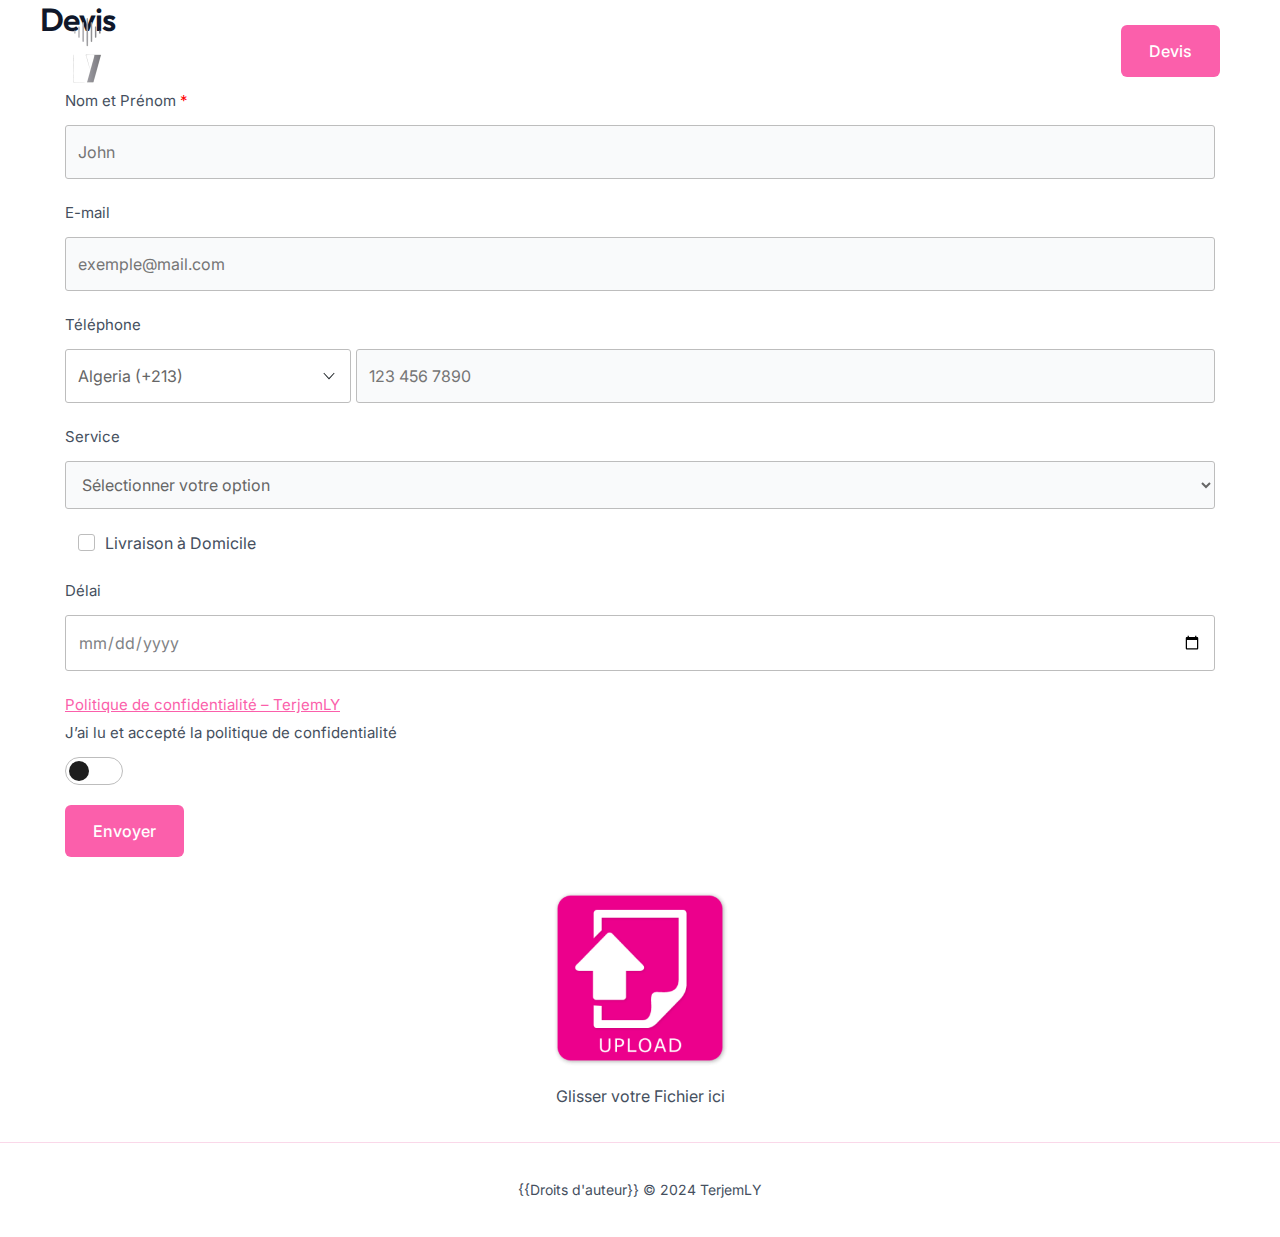
<file: devis/index.html>
<!DOCTYPE html>
<html lang="fr-FR">
<head>
<meta charset="UTF-8">
<meta name="viewport" content="width=device-width, initial-scale=1">
	 <link rel="profile" href="https://gmpg.org/xfn/11"> 
	 <title>Devis &#8211; TerjemLY</title>
<meta name="robots" content="max-image-preview:large">
<link rel="dns-prefetch" href="//fonts.googleapis.com">
<link rel="alternate" type="application/rss+xml" title="TerjemLY &raquo; Flux" href="./../feed/index.html">
<link rel="alternate" type="application/rss+xml" title="TerjemLY &raquo; Flux des commentaires" href="./../comments/feed/index.html">
<script>
window._wpemojiSettings = {"baseUrl":"https:\/\/s.w.org\/images\/core\/emoji\/15.0.3\/72x72\/","ext":".png","svgUrl":"https:\/\/s.w.org\/images\/core\/emoji\/15.0.3\/svg\/","svgExt":".svg","source":{"concatemoji":".\/\/wp-includes\/js\/wp-emoji-release.min.js?ver=6.5.2"}};
/*! This file is auto-generated */
!function(i,n){var o,s,e;function c(e){try{var t={supportTests:e,timestamp:(new Date).valueOf()};sessionStorage.setItem(o,JSON.stringify(t))}catch(e){}}function p(e,t,n){e.clearRect(0,0,e.canvas.width,e.canvas.height),e.fillText(t,0,0);var t=new Uint32Array(e.getImageData(0,0,e.canvas.width,e.canvas.height).data),r=(e.clearRect(0,0,e.canvas.width,e.canvas.height),e.fillText(n,0,0),new Uint32Array(e.getImageData(0,0,e.canvas.width,e.canvas.height).data));return t.every(function(e,t){return e===r[t]})}function u(e,t,n){switch(t){case"flag":return n(e,"🏳️‍⚧️","🏳️​⚧️")?!1:!n(e,"🇺🇳","🇺​🇳")&&!n(e,"🏴󠁧󠁢󠁥󠁮󠁧󠁿","🏴​󠁧​󠁢​󠁥​󠁮​󠁧​󠁿");case"emoji":return!n(e,"🐦‍⬛","🐦​⬛")}return!1}function f(e,t,n){var r="undefined"!=typeof WorkerGlobalScope&&self instanceof WorkerGlobalScope?new OffscreenCanvas(300,150):i.createElement("canvas"),a=r.getContext("2d",{willReadFrequently:!0}),o=(a.textBaseline="top",a.font="600 32px Arial",{});return e.forEach(function(e){o[e]=t(a,e,n)}),o}function t(e){var t=i.createElement("script");t.src=e,t.defer=!0,i.head.appendChild(t)}"undefined"!=typeof Promise&&(o="wpEmojiSettingsSupports",s=["flag","emoji"],n.supports={everything:!0,everythingExceptFlag:!0},e=new Promise(function(e){i.addEventListener("DOMContentLoaded",e,{once:!0})}),new Promise(function(t){var n=function(){try{var e=JSON.parse(sessionStorage.getItem(o));if("object"==typeof e&&"number"==typeof e.timestamp&&(new Date).valueOf()<e.timestamp+604800&&"object"==typeof e.supportTests)return e.supportTests}catch(e){}return null}();if(!n){if("undefined"!=typeof Worker&&"undefined"!=typeof OffscreenCanvas&&"undefined"!=typeof URL&&URL.createObjectURL&&"undefined"!=typeof Blob)try{var e="postMessage("+f.toString()+"("+[JSON.stringify(s),u.toString(),p.toString()].join(",")+"));",r=new Blob([e],{type:"text/javascript"}),a=new Worker(URL.createObjectURL(r),{name:"wpTestEmojiSupports"});return void(a.onmessage=function(e){c(n=e.data),a.terminate(),t(n)})}catch(e){}c(n=f(s,u,p))}t(n)}).then(function(e){for(var t in e)n.supports[t]=e[t],n.supports.everything=n.supports.everything&&n.supports[t],"flag"!==t&&(n.supports.everythingExceptFlag=n.supports.everythingExceptFlag&&n.supports[t]);n.supports.everythingExceptFlag=n.supports.everythingExceptFlag&&!n.supports.flag,n.DOMReady=!1,n.readyCallback=function(){n.DOMReady=!0}}).then(function(){return e}).then(function(){var e;n.supports.everything||(n.readyCallback(),(e=n.source||{}).concatemoji?t(e.concatemoji):e.wpemoji&&e.twemoji&&(t(e.twemoji),t(e.wpemoji)))}))}((window,document),window._wpemojiSettings);
</script>
<link rel="stylesheet" id="astra-theme-css-css" href="./../wp-content/themes/astra/assets/css/minified/main.min.css?ver=4.6.11" media="all">
<style id="astra-theme-css-inline-css">:root{--ast-container-default-xlg-padding:3em;--ast-container-default-lg-padding:3em;--ast-container-default-slg-padding:2em;--ast-container-default-md-padding:3em;--ast-container-default-sm-padding:3em;--ast-container-default-xs-padding:2.4em;--ast-container-default-xxs-padding:1.8em;--ast-code-block-background:#ECEFF3;--ast-comment-inputs-background:#F9FAFB;--ast-normal-container-width:1200px;--ast-narrow-container-width:750px;--ast-blog-title-font-weight:normal;--ast-blog-meta-weight:inherit;}html{font-size:100%;}a{color:var(--ast-global-color-0);}a:hover,a:focus{color:var(--ast-global-color-1);}body,button,input,select,textarea,.ast-button,.ast-custom-button{font-family:'Inter',sans-serif;font-weight:400;font-size:16px;font-size:1rem;line-height:var(--ast-body-line-height,1.75em);}blockquote{color:var(--ast-global-color-3);}h1,.entry-content h1,h2,.entry-content h2,h3,.entry-content h3,h4,.entry-content h4,h5,.entry-content h5,h6,.entry-content h6,.site-title,.site-title a{font-family:'Outfit',sans-serif;font-weight:600;}.ast-site-identity .site-title a{color:var(--ast-global-color-2);}.site-title{font-size:28px;font-size:1.75rem;display:block;}header .custom-logo-link img{max-width:58px;}.astra-logo-svg{width:58px;}.site-header .site-description{font-size:15px;font-size:0.9375rem;display:none;}.entry-title{font-size:26px;font-size:1.625rem;}.archive .ast-article-post .ast-article-inner,.blog .ast-article-post .ast-article-inner,.archive .ast-article-post .ast-article-inner:hover,.blog .ast-article-post .ast-article-inner:hover{overflow:hidden;}h1,.entry-content h1{font-size:68px;font-size:4.25rem;font-weight:normal;font-family:'Outfit',sans-serif;line-height:1.1em;letter-spacing:-1px;}h2,.entry-content h2{font-size:48px;font-size:3rem;font-weight:normal;font-family:'Outfit',sans-serif;line-height:1.3em;}h3,.entry-content h3{font-size:23px;font-size:1.4375rem;font-weight:normal;font-family:'Outfit',sans-serif;line-height:1.2em;}h4,.entry-content h4{font-size:22px;font-size:1.375rem;line-height:1.3em;font-weight:normal;font-family:'Outfit',sans-serif;}h5,.entry-content h5{font-size:20px;font-size:1.25rem;line-height:1.5em;font-weight:normal;font-family:'Outfit',sans-serif;}h6,.entry-content h6{font-size:16px;font-size:1rem;line-height:1.25em;font-weight:600;font-family:'Outfit',sans-serif;}::selection{background-color:var(--ast-global-color-0);color:#000000;}body,h1,.entry-title a,.entry-content h1,h2,.entry-content h2,h3,.entry-content h3,h4,.entry-content h4,h5,.entry-content h5,h6,.entry-content h6{color:var(--ast-global-color-3);}.tagcloud a:hover,.tagcloud a:focus,.tagcloud a.current-item{color:#000000;border-color:var(--ast-global-color-0);background-color:var(--ast-global-color-0);}input:focus,input[type="text"]:focus,input[type="email"]:focus,input[type="url"]:focus,input[type="password"]:focus,input[type="reset"]:focus,input[type="search"]:focus,textarea:focus{border-color:var(--ast-global-color-0);}input[type="radio"]:checked,input[type=reset],input[type="checkbox"]:checked,input[type="checkbox"]:hover:checked,input[type="checkbox"]:focus:checked,input[type=range]::-webkit-slider-thumb{border-color:var(--ast-global-color-0);background-color:var(--ast-global-color-0);box-shadow:none;}.site-footer a:hover + .post-count,.site-footer a:focus + .post-count{background:var(--ast-global-color-0);border-color:var(--ast-global-color-0);}.single .nav-links .nav-previous,.single .nav-links .nav-next{color:var(--ast-global-color-0);}.entry-meta,.entry-meta *{line-height:1.45;color:var(--ast-global-color-0);}.entry-meta a:not(.ast-button):hover,.entry-meta a:not(.ast-button):hover *,.entry-meta a:not(.ast-button):focus,.entry-meta a:not(.ast-button):focus *,.page-links > .page-link,.page-links .page-link:hover,.post-navigation a:hover{color:var(--ast-global-color-1);}#cat option,.secondary .calendar_wrap thead a,.secondary .calendar_wrap thead a:visited{color:var(--ast-global-color-0);}.secondary .calendar_wrap #today,.ast-progress-val span{background:var(--ast-global-color-0);}.secondary a:hover + .post-count,.secondary a:focus + .post-count{background:var(--ast-global-color-0);border-color:var(--ast-global-color-0);}.calendar_wrap #today > a{color:#000000;}.page-links .page-link,.single .post-navigation a{color:var(--ast-global-color-0);}.ast-search-menu-icon .search-form button.search-submit{padding:0 4px;}.ast-search-menu-icon form.search-form{padding-right:0;}.ast-search-menu-icon.slide-search input.search-field{width:0;}.ast-header-search .ast-search-menu-icon.ast-dropdown-active .search-form,.ast-header-search .ast-search-menu-icon.ast-dropdown-active .search-field:focus{transition:all 0.2s;}.search-form input.search-field:focus{outline:none;}.ast-archive-title{color:var(--ast-global-color-2);}.widget-title,.widget .wp-block-heading{font-size:22px;font-size:1.375rem;color:var(--ast-global-color-2);}.ast-single-post .entry-content a,.ast-comment-content a:not(.ast-comment-edit-reply-wrap a){text-decoration:underline;}.ast-single-post .wp-block-button .wp-block-button__link,.ast-single-post .elementor-button-wrapper .elementor-button,.ast-single-post .entry-content .uagb-tab a,.ast-single-post .entry-content .uagb-ifb-cta a,.ast-single-post .entry-content .wp-block-uagb-buttons a,.ast-single-post .entry-content .uabb-module-content a,.ast-single-post .entry-content .uagb-post-grid a,.ast-single-post .entry-content .uagb-timeline a,.ast-single-post .entry-content .uagb-toc__wrap a,.ast-single-post .entry-content .uagb-taxomony-box a,.ast-single-post .entry-content .woocommerce a,.entry-content .wp-block-latest-posts > li > a,.ast-single-post .entry-content .wp-block-file__button,li.ast-post-filter-single,.ast-single-post .wp-block-buttons .wp-block-button.is-style-outline .wp-block-button__link,.ast-single-post .ast-comment-content .comment-reply-link,.ast-single-post .ast-comment-content .comment-edit-link{text-decoration:none;}.ast-search-menu-icon.slide-search a:focus-visible:focus-visible,.astra-search-icon:focus-visible,#close:focus-visible,a:focus-visible,.ast-menu-toggle:focus-visible,.site .skip-link:focus-visible,.wp-block-loginout input:focus-visible,.wp-block-search.wp-block-search__button-inside .wp-block-search__inside-wrapper,.ast-header-navigation-arrow:focus-visible,.woocommerce .wc-proceed-to-checkout > .checkout-button:focus-visible,.woocommerce .woocommerce-MyAccount-navigation ul li a:focus-visible,.ast-orders-table__row .ast-orders-table__cell:focus-visible,.woocommerce .woocommerce-order-details .order-again > .button:focus-visible,.woocommerce .woocommerce-message a.button.wc-forward:focus-visible,.woocommerce #minus_qty:focus-visible,.woocommerce #plus_qty:focus-visible,a#ast-apply-coupon:focus-visible,.woocommerce .woocommerce-info a:focus-visible,.woocommerce .astra-shop-summary-wrap a:focus-visible,.woocommerce a.wc-forward:focus-visible,#ast-apply-coupon:focus-visible,.woocommerce-js .woocommerce-mini-cart-item a.remove:focus-visible,#close:focus-visible,.button.search-submit:focus-visible,#search_submit:focus,.normal-search:focus-visible{outline-style:dotted;outline-color:inherit;outline-width:thin;}input:focus,input[type="text"]:focus,input[type="email"]:focus,input[type="url"]:focus,input[type="password"]:focus,input[type="reset"]:focus,input[type="search"]:focus,input[type="number"]:focus,textarea:focus,.wp-block-search__input:focus,[data-section="section-header-mobile-trigger"] .ast-button-wrap .ast-mobile-menu-trigger-minimal:focus,.ast-mobile-popup-drawer.active .menu-toggle-close:focus,.woocommerce-ordering select.orderby:focus,#ast-scroll-top:focus,#coupon_code:focus,.woocommerce-page #comment:focus,.woocommerce #reviews #respond input#submit:focus,.woocommerce a.add_to_cart_button:focus,.woocommerce .button.single_add_to_cart_button:focus,.woocommerce .woocommerce-cart-form button:focus,.woocommerce .woocommerce-cart-form__cart-item .quantity .qty:focus,.woocommerce .woocommerce-billing-fields .woocommerce-billing-fields__field-wrapper .woocommerce-input-wrapper > .input-text:focus,.woocommerce #order_comments:focus,.woocommerce #place_order:focus,.woocommerce .woocommerce-address-fields .woocommerce-address-fields__field-wrapper .woocommerce-input-wrapper > .input-text:focus,.woocommerce .woocommerce-MyAccount-content form button:focus,.woocommerce .woocommerce-MyAccount-content .woocommerce-EditAccountForm .woocommerce-form-row .woocommerce-Input.input-text:focus,.woocommerce .ast-woocommerce-container .woocommerce-pagination ul.page-numbers li a:focus,body #content .woocommerce form .form-row .select2-container--default .select2-selection--single:focus,#ast-coupon-code:focus,.woocommerce.woocommerce-js .quantity input[type=number]:focus,.woocommerce-js .woocommerce-mini-cart-item .quantity input[type=number]:focus,.woocommerce p#ast-coupon-trigger:focus{border-style:dotted;border-color:inherit;border-width:thin;}input{outline:none;}.ast-logo-title-inline .site-logo-img{padding-right:1em;}.site-logo-img img{ transition:all 0.2s linear;}body .ast-oembed-container *{position:absolute;top:0;width:100%;height:100%;left:0;}body .wp-block-embed-pocket-casts .ast-oembed-container *{position:unset;}.ast-single-post-featured-section + article {margin-top: 2em;}.site-content .ast-single-post-featured-section img {width: 100%;overflow: hidden;object-fit: cover;}.site > .ast-single-related-posts-container {margin-top: 0;}@media (min-width: 922px) {.ast-desktop .ast-container--narrow {max-width: var(--ast-narrow-container-width);margin: 0 auto;}}@media (max-width:921px){#ast-desktop-header{display:none;}}@media (min-width:922px){#ast-mobile-header{display:none;}}.wp-block-buttons.aligncenter{justify-content:center;}@media (max-width:921px){.ast-theme-transparent-header #primary,.ast-theme-transparent-header #secondary{padding:0;}}@media (max-width:921px){.ast-plain-container.ast-no-sidebar #primary{padding:0;}}.ast-plain-container.ast-no-sidebar #primary{margin-top:0;margin-bottom:0;}@media (max-width:921px){.ast-separate-container.ast-single-post.ast-right-sidebar #primary,.ast-separate-container.ast-single-post.ast-left-sidebar #primary,.ast-separate-container.ast-single-post #primary,.ast-plain-container #primary,.ast-narrow-container #primary{margin-top:40px;margin-bottom:20px;}.ast-separate-container.ast-single-post.ast-right-sidebar #primary,.ast-separate-container.ast-single-post.ast-left-sidebar #primary,.ast-separate-container.ast-single-post #primary,.ast-plain-container.ast-single-post #primary,.ast-narrow-container.ast-single-post #primary{margin-top:40px;margin-bottom:20px;}}@media (max-width:544px){.ast-separate-container.ast-single-post.ast-right-sidebar #primary,.ast-separate-container.ast-single-post.ast-left-sidebar #primary,.ast-separate-container.ast-single-post #primary,.ast-plain-container.ast-single-post #primary,.ast-narrow-container.ast-single-post #primary{margin-top:30px;margin-bottom:20px;}}@media (max-width:921px){.ast-separate-container #primary,.ast-narrow-container #primary{padding-top:0px;}}@media (max-width:544px){.ast-separate-container #primary,.ast-narrow-container #primary{padding-top:0px;}}@media (max-width:921px){.ast-separate-container #primary,.ast-narrow-container #primary{padding-bottom:0px;}}@media (max-width:544px){.ast-separate-container #primary,.ast-narrow-container #primary{padding-bottom:0px;}}.wp-block-button.is-style-outline .wp-block-button__link{border-color:var(--ast-global-color-0);}div.wp-block-button.is-style-outline > .wp-block-button__link:not(.has-text-color),div.wp-block-button.wp-block-button__link.is-style-outline:not(.has-text-color){color:var(--ast-global-color-0);}.wp-block-button.is-style-outline .wp-block-button__link:hover,.wp-block-buttons .wp-block-button.is-style-outline .wp-block-button__link:focus,.wp-block-buttons .wp-block-button.is-style-outline > .wp-block-button__link:not(.has-text-color):hover,.wp-block-buttons .wp-block-button.wp-block-button__link.is-style-outline:not(.has-text-color):hover{color:#ffffff;background-color:var(--ast-global-color-1);border-color:var(--ast-global-color-1);}.post-page-numbers.current .page-link,.ast-pagination .page-numbers.current{color:#000000;border-color:var(--ast-global-color-0);background-color:var(--ast-global-color-0);}.wp-block-button.is-style-outline .wp-block-button__link.wp-element-button,.ast-outline-button{border-color:var(--ast-global-color-0);font-family:inherit;font-weight:500;font-size:16px;font-size:1rem;line-height:1em;text-decoration:initial;border-top-left-radius:6px;border-top-right-radius:6px;border-bottom-right-radius:6px;border-bottom-left-radius:6px;}.wp-block-buttons .wp-block-button.is-style-outline > .wp-block-button__link:not(.has-text-color),.wp-block-buttons .wp-block-button.wp-block-button__link.is-style-outline:not(.has-text-color),.ast-outline-button{color:var(--ast-global-color-0);}.wp-block-button.is-style-outline .wp-block-button__link:hover,.wp-block-buttons .wp-block-button.is-style-outline .wp-block-button__link:focus,.wp-block-buttons .wp-block-button.is-style-outline > .wp-block-button__link:not(.has-text-color):hover,.wp-block-buttons .wp-block-button.wp-block-button__link.is-style-outline:not(.has-text-color):hover,.ast-outline-button:hover,.ast-outline-button:focus,.wp-block-uagb-buttons-child .uagb-buttons-repeater.ast-outline-button:hover,.wp-block-uagb-buttons-child .uagb-buttons-repeater.ast-outline-button:focus{color:#ffffff;background-color:var(--ast-global-color-1);border-color:var(--ast-global-color-1);}.wp-block-button .wp-block-button__link.wp-element-button.is-style-outline:not(.has-background),.wp-block-button.is-style-outline>.wp-block-button__link.wp-element-button:not(.has-background),.ast-outline-button{background-color:var(--ast-global-color-0);}.entry-content[ast-blocks-layout] > figure{margin-bottom:1em;}h1.widget-title{font-weight:normal;}h2.widget-title{font-weight:normal;}h3.widget-title{font-weight:normal;}#page{display:flex;flex-direction:column;min-height:100vh;}.ast-404-layout-1 h1.page-title{color:var(--ast-global-color-2);}.single .post-navigation a{line-height:1em;height:inherit;}.error-404 .page-sub-title{font-size:1.5rem;font-weight:inherit;}.search .site-content .content-area .search-form{margin-bottom:0;}#page .site-content{flex-grow:1;}.widget{margin-bottom:1.25em;}#secondary li{line-height:1.5em;}#secondary .wp-block-group h2{margin-bottom:0.7em;}#secondary h2{font-size:1.7rem;}.ast-separate-container .ast-article-post,.ast-separate-container .ast-article-single,.ast-separate-container .comment-respond{padding:3em;}.ast-separate-container .ast-article-single .ast-article-single{padding:0;}.ast-article-single .wp-block-post-template-is-layout-grid{padding-left:0;}.ast-separate-container .comments-title,.ast-narrow-container .comments-title{padding:1.5em 2em;}.ast-page-builder-template .comment-form-textarea,.ast-comment-formwrap .ast-grid-common-col{padding:0;}.ast-comment-formwrap{padding:0;display:inline-flex;column-gap:20px;width:100%;margin-left:0;margin-right:0;}.comments-area textarea#comment:focus,.comments-area textarea#comment:active,.comments-area .ast-comment-formwrap input[type="text"]:focus,.comments-area .ast-comment-formwrap input[type="text"]:active {box-shadow:none;outline:none;}.archive.ast-page-builder-template .entry-header{margin-top:2em;}.ast-page-builder-template .ast-comment-formwrap{width:100%;}.entry-title{margin-bottom:0.5em;}.ast-archive-description p{font-size:inherit;font-weight:inherit;line-height:inherit;}.ast-separate-container .ast-comment-list li.depth-1,.hentry{margin-bottom:2em;}@media (min-width:921px){.ast-left-sidebar.ast-page-builder-template #secondary,.archive.ast-right-sidebar.ast-page-builder-template .site-main{padding-left:20px;padding-right:20px;}}@media (max-width:544px){.ast-comment-formwrap.ast-row{column-gap:10px;display:inline-block;}#ast-commentform .ast-grid-common-col{position:relative;width:100%;}}@media (min-width:1201px){.ast-separate-container .ast-article-post,.ast-separate-container .ast-article-single,.ast-separate-container .ast-author-box,.ast-separate-container .ast-404-layout-1,.ast-separate-container .no-results{padding:3em;}}@media (max-width:921px){.ast-separate-container #primary,.ast-separate-container #secondary{padding:1.5em 0;}#primary,#secondary{padding:1.5em 0;margin:0;}.ast-left-sidebar #content > .ast-container{display:flex;flex-direction:column-reverse;width:100%;}}@media (min-width:922px){.ast-separate-container.ast-right-sidebar #primary,.ast-separate-container.ast-left-sidebar #primary{border:0;}.search-no-results.ast-separate-container #primary{margin-bottom:4em;}}.wp-block-button .wp-block-button__link{color:#ffffff;}.wp-block-button .wp-block-button__link:hover,.wp-block-button .wp-block-button__link:focus{color:#ffffff;background-color:var(--ast-global-color-1);border-color:var(--ast-global-color-1);}.wp-block-button .wp-block-button__link,.wp-block-search .wp-block-search__button,body .wp-block-file .wp-block-file__button{border-style:solid;border-top-width:0px;border-right-width:0px;border-left-width:0px;border-bottom-width:0px;border-color:var(--ast-global-color-0);background-color:var(--ast-global-color-0);color:#ffffff;font-family:inherit;font-weight:500;line-height:1em;text-decoration:initial;font-size:16px;font-size:1rem;border-top-left-radius:6px;border-top-right-radius:6px;border-bottom-right-radius:6px;border-bottom-left-radius:6px;padding-top:18px;padding-right:28px;padding-bottom:18px;padding-left:28px;}.menu-toggle,button,.ast-button,.ast-custom-button,.button,input#submit,input[type="button"],input[type="submit"],input[type="reset"],form[CLASS*="wp-block-search__"].wp-block-search .wp-block-search__inside-wrapper .wp-block-search__button,body .wp-block-file .wp-block-file__button,.search .search-submit,.woocommerce-js a.button,.woocommerce button.button,.woocommerce .woocommerce-message a.button,.woocommerce #respond input#submit.alt,.woocommerce input.button.alt,.woocommerce input.button,.woocommerce input.button:disabled,.woocommerce input.button:disabled[disabled],.woocommerce input.button:disabled:hover,.woocommerce input.button:disabled[disabled]:hover,.woocommerce #respond input#submit,.woocommerce button.button.alt.disabled,.wc-block-grid__products .wc-block-grid__product .wp-block-button__link,.wc-block-grid__product-onsale,[CLASS*="wc-block"] button,.woocommerce-js .astra-cart-drawer .astra-cart-drawer-content .woocommerce-mini-cart__buttons .button:not(.checkout):not(.ast-continue-shopping),.woocommerce-js .astra-cart-drawer .astra-cart-drawer-content .woocommerce-mini-cart__buttons a.checkout,.woocommerce button.button.alt.disabled.wc-variation-selection-needed,[CLASS*="wc-block"] .wc-block-components-button{border-style:solid;border-top-width:0px;border-right-width:0px;border-left-width:0px;border-bottom-width:0px;color:#ffffff;border-color:var(--ast-global-color-0);background-color:var(--ast-global-color-0);padding-top:18px;padding-right:28px;padding-bottom:18px;padding-left:28px;font-family:inherit;font-weight:500;font-size:16px;font-size:1rem;line-height:1em;text-decoration:initial;border-top-left-radius:6px;border-top-right-radius:6px;border-bottom-right-radius:6px;border-bottom-left-radius:6px;}button:focus,.menu-toggle:hover,button:hover,.ast-button:hover,.ast-custom-button:hover .button:hover,.ast-custom-button:hover ,input[type=reset]:hover,input[type=reset]:focus,input#submit:hover,input#submit:focus,input[type="button"]:hover,input[type="button"]:focus,input[type="submit"]:hover,input[type="submit"]:focus,form[CLASS*="wp-block-search__"].wp-block-search .wp-block-search__inside-wrapper .wp-block-search__button:hover,form[CLASS*="wp-block-search__"].wp-block-search .wp-block-search__inside-wrapper .wp-block-search__button:focus,body .wp-block-file .wp-block-file__button:hover,body .wp-block-file .wp-block-file__button:focus,.woocommerce-js a.button:hover,.woocommerce button.button:hover,.woocommerce .woocommerce-message a.button:hover,.woocommerce #respond input#submit:hover,.woocommerce #respond input#submit.alt:hover,.woocommerce input.button.alt:hover,.woocommerce input.button:hover,.woocommerce button.button.alt.disabled:hover,.wc-block-grid__products .wc-block-grid__product .wp-block-button__link:hover,[CLASS*="wc-block"] button:hover,.woocommerce-js .astra-cart-drawer .astra-cart-drawer-content .woocommerce-mini-cart__buttons .button:not(.checkout):not(.ast-continue-shopping):hover,.woocommerce-js .astra-cart-drawer .astra-cart-drawer-content .woocommerce-mini-cart__buttons a.checkout:hover,.woocommerce button.button.alt.disabled.wc-variation-selection-needed:hover,[CLASS*="wc-block"] .wc-block-components-button:hover,[CLASS*="wc-block"] .wc-block-components-button:focus{color:#ffffff;background-color:var(--ast-global-color-1);border-color:var(--ast-global-color-1);}form[CLASS*="wp-block-search__"].wp-block-search .wp-block-search__inside-wrapper .wp-block-search__button.has-icon{padding-top:calc(18px - 3px);padding-right:calc(28px - 3px);padding-bottom:calc(18px - 3px);padding-left:calc(28px - 3px);}@media (max-width:921px){.ast-mobile-header-stack .main-header-bar .ast-search-menu-icon{display:inline-block;}.ast-header-break-point.ast-header-custom-item-outside .ast-mobile-header-stack .main-header-bar .ast-search-icon{margin:0;}.ast-comment-avatar-wrap img{max-width:2.5em;}.ast-comment-meta{padding:0 1.8888em 1.3333em;}.ast-separate-container .ast-comment-list li.depth-1{padding:1.5em 2.14em;}.ast-separate-container .comment-respond{padding:2em 2.14em;}}@media (min-width:544px){.ast-container{max-width:100%;}}@media (max-width:544px){.ast-separate-container .ast-article-post,.ast-separate-container .ast-article-single,.ast-separate-container .comments-title,.ast-separate-container .ast-archive-description{padding:1.5em 1em;}.ast-separate-container #content .ast-container{padding-left:0.54em;padding-right:0.54em;}.ast-separate-container .ast-comment-list .bypostauthor{padding:.5em;}.ast-search-menu-icon.ast-dropdown-active .search-field{width:170px;}}.ast-separate-container{background-color:var(--ast-global-color-4);;background-image:none;;}@media (max-width:921px){.site-title{display:block;}.site-header .site-description{display:none;}.entry-title{font-size:24px;font-size:1.5rem;}h1,.entry-content h1{font-size:48px;}h2,.entry-content h2{font-size:32px;}h3,.entry-content h3{font-size:22px;}}@media (max-width:544px){.site-title{font-size:24px;font-size:1.5rem;display:block;}.site-header .site-description{display:none;}.entry-title{font-size:24px;font-size:1.5rem;}h1,.entry-content h1{font-size:40px;}h2,.entry-content h2{font-size:30px;}h3,.entry-content h3{font-size:20px;}h4,.entry-content h4{font-size:20px;font-size:1.25rem;}header .custom-logo-link img,.ast-header-break-point .site-branding img,.ast-header-break-point .custom-logo-link img{max-width:38px;}.astra-logo-svg{width:38px;}.astra-logo-svg:not(.sticky-custom-logo .astra-logo-svg,.transparent-custom-logo .astra-logo-svg,.advanced-header-logo .astra-logo-svg){height:38px;}.ast-header-break-point .site-logo-img .custom-mobile-logo-link img{max-width:38px;}}@media (max-width:921px){html{font-size:91.2%;}}@media (max-width:544px){html{font-size:91.2%;}}@media (min-width:922px){.ast-container{max-width:1240px;}}@media (min-width:922px){.site-content .ast-container{display:flex;}}@media (max-width:921px){.site-content .ast-container{flex-direction:column;}}@media (min-width:922px){.main-header-menu .sub-menu .menu-item.ast-left-align-sub-menu:hover > .sub-menu,.main-header-menu .sub-menu .menu-item.ast-left-align-sub-menu.focus > .sub-menu{margin-left:-0px;}}.ast-theme-transparent-header [CLASS*="ast-header-button-"] .ast-custom-button{color:#ffffff;background:var(--ast-global-color-0);}.ast-theme-transparent-header [CLASS*="ast-header-button-"] .ast-custom-button:hover{color:#ffffff;background:var(--ast-global-color-1);}.ast-theme-transparent-header [data-section="section-header-mobile-trigger"] .ast-button-wrap .mobile-menu-toggle-icon .ast-mobile-svg{fill:#ffffff;}.ast-theme-transparent-header [data-section="section-header-mobile-trigger"] .ast-button-wrap .mobile-menu-wrap .mobile-menu{color:#ffffff;}.ast-theme-transparent-header [data-section="section-header-mobile-trigger"] .ast-button-wrap .ast-mobile-menu-trigger-outline{background:transparent;color:#ffffff;border-color:#ffffff;}.site .comments-area{padding-top:2em;padding-bottom:3em;}.wp-block-file {display: flex;align-items: center;flex-wrap: wrap;justify-content: space-between;}.wp-block-pullquote {border: none;}.wp-block-pullquote blockquote::before {content: "\201D";font-family: "Helvetica",sans-serif;display: flex;transform: rotate( 180deg );font-size: 6rem;font-style: normal;line-height: 1;font-weight: bold;align-items: center;justify-content: center;}.has-text-align-right > blockquote::before {justify-content: flex-start;}.has-text-align-left > blockquote::before {justify-content: flex-end;}figure.wp-block-pullquote.is-style-solid-color blockquote {max-width: 100%;text-align: inherit;}html body {--wp--custom--ast-default-block-top-padding: 3em;--wp--custom--ast-default-block-right-padding: 3em;--wp--custom--ast-default-block-bottom-padding: 3em;--wp--custom--ast-default-block-left-padding: 3em;--wp--custom--ast-container-width: 1200px;--wp--custom--ast-content-width-size: 1200px;--wp--custom--ast-wide-width-size: calc(1200px + var(--wp--custom--ast-default-block-left-padding) + var(--wp--custom--ast-default-block-right-padding));}.ast-narrow-container {--wp--custom--ast-content-width-size: 750px;--wp--custom--ast-wide-width-size: 750px;}@media(max-width: 921px) {html body {--wp--custom--ast-default-block-top-padding: 3em;--wp--custom--ast-default-block-right-padding: 2em;--wp--custom--ast-default-block-bottom-padding: 3em;--wp--custom--ast-default-block-left-padding: 2em;}}@media(max-width: 544px) {html body {--wp--custom--ast-default-block-top-padding: 3em;--wp--custom--ast-default-block-right-padding: 1.5em;--wp--custom--ast-default-block-bottom-padding: 3em;--wp--custom--ast-default-block-left-padding: 1.5em;}}.entry-content > .wp-block-group,.entry-content > .wp-block-cover,.entry-content > .wp-block-columns {padding-top: var(--wp--custom--ast-default-block-top-padding);padding-right: var(--wp--custom--ast-default-block-right-padding);padding-bottom: var(--wp--custom--ast-default-block-bottom-padding);padding-left: var(--wp--custom--ast-default-block-left-padding);}.ast-plain-container.ast-no-sidebar .entry-content > .alignfull,.ast-page-builder-template .ast-no-sidebar .entry-content > .alignfull {margin-left: calc( -50vw + 50%);margin-right: calc( -50vw + 50%);max-width: 100vw;width: 100vw;}.ast-plain-container.ast-no-sidebar .entry-content .alignfull .alignfull,.ast-page-builder-template.ast-no-sidebar .entry-content .alignfull .alignfull,.ast-plain-container.ast-no-sidebar .entry-content .alignfull .alignwide,.ast-page-builder-template.ast-no-sidebar .entry-content .alignfull .alignwide,.ast-plain-container.ast-no-sidebar .entry-content .alignwide .alignfull,.ast-page-builder-template.ast-no-sidebar .entry-content .alignwide .alignfull,.ast-plain-container.ast-no-sidebar .entry-content .alignwide .alignwide,.ast-page-builder-template.ast-no-sidebar .entry-content .alignwide .alignwide,.ast-plain-container.ast-no-sidebar .entry-content .wp-block-column .alignfull,.ast-page-builder-template.ast-no-sidebar .entry-content .wp-block-column .alignfull,.ast-plain-container.ast-no-sidebar .entry-content .wp-block-column .alignwide,.ast-page-builder-template.ast-no-sidebar .entry-content .wp-block-column .alignwide {margin-left: auto;margin-right: auto;width: 100%;}[ast-blocks-layout] .wp-block-separator:not(.is-style-dots) {height: 0;}[ast-blocks-layout] .wp-block-separator {margin: 20px auto;}[ast-blocks-layout] .wp-block-separator:not(.is-style-wide):not(.is-style-dots) {max-width: 100px;}[ast-blocks-layout] .wp-block-separator.has-background {padding: 0;}.entry-content[ast-blocks-layout] > * {max-width: var(--wp--custom--ast-content-width-size);margin-left: auto;margin-right: auto;}.entry-content[ast-blocks-layout] > .alignwide {max-width: var(--wp--custom--ast-wide-width-size);}.entry-content[ast-blocks-layout] .alignfull {max-width: none;}.entry-content .wp-block-columns {margin-bottom: 0;}blockquote {margin: 1.5em;border-color: rgba(0,0,0,0.05);}.wp-block-quote:not(.has-text-align-right):not(.has-text-align-center) {border-left: 5px solid rgba(0,0,0,0.05);}.has-text-align-right > blockquote,blockquote.has-text-align-right {border-right: 5px solid rgba(0,0,0,0.05);}.has-text-align-left > blockquote,blockquote.has-text-align-left {border-left: 5px solid rgba(0,0,0,0.05);}.wp-block-site-tagline,.wp-block-latest-posts .read-more {margin-top: 15px;}.wp-block-loginout p label {display: block;}.wp-block-loginout p:not(.login-remember):not(.login-submit) input {width: 100%;}.wp-block-loginout input:focus {border-color: transparent;}.wp-block-loginout input:focus {outline: thin dotted;}.entry-content .wp-block-media-text .wp-block-media-text__content {padding: 0 0 0 8%;}.entry-content .wp-block-media-text.has-media-on-the-right .wp-block-media-text__content {padding: 0 8% 0 0;}.entry-content .wp-block-media-text.has-background .wp-block-media-text__content {padding: 8%;}.entry-content .wp-block-cover:not([class*="background-color"]) .wp-block-cover__inner-container,.entry-content .wp-block-cover:not([class*="background-color"]) .wp-block-cover-image-text,.entry-content .wp-block-cover:not([class*="background-color"]) .wp-block-cover-text,.entry-content .wp-block-cover-image:not([class*="background-color"]) .wp-block-cover__inner-container,.entry-content .wp-block-cover-image:not([class*="background-color"]) .wp-block-cover-image-text,.entry-content .wp-block-cover-image:not([class*="background-color"]) .wp-block-cover-text {color: var(--ast-global-color-5);}.wp-block-loginout .login-remember input {width: 1.1rem;height: 1.1rem;margin: 0 5px 4px 0;vertical-align: middle;}.wp-block-latest-posts > li > *:first-child,.wp-block-latest-posts:not(.is-grid) > li:first-child {margin-top: 0;}.wp-block-search__inside-wrapper .wp-block-search__input {padding: 0 10px;color: var(--ast-global-color-3);background: var(--ast-global-color-5);border-color: var(--ast-border-color);}.wp-block-latest-posts .read-more {margin-bottom: 1.5em;}.wp-block-search__no-button .wp-block-search__inside-wrapper .wp-block-search__input {padding-top: 5px;padding-bottom: 5px;}.wp-block-latest-posts .wp-block-latest-posts__post-date,.wp-block-latest-posts .wp-block-latest-posts__post-author {font-size: 1rem;}.wp-block-latest-posts > li > *,.wp-block-latest-posts:not(.is-grid) > li {margin-top: 12px;margin-bottom: 12px;}.ast-page-builder-template .entry-content[ast-blocks-layout] > *,.ast-page-builder-template .entry-content[ast-blocks-layout] > .alignfull > * {max-width: none;}.ast-page-builder-template .entry-content[ast-blocks-layout] > .alignwide > * {max-width: var(--wp--custom--ast-wide-width-size);}.ast-page-builder-template .entry-content[ast-blocks-layout] > .inherit-container-width > *,.ast-page-builder-template .entry-content[ast-blocks-layout] > * > *,.entry-content[ast-blocks-layout] > .wp-block-cover .wp-block-cover__inner-container {max-width: var(--wp--custom--ast-content-width-size);margin-left: auto;margin-right: auto;}.entry-content[ast-blocks-layout] .wp-block-cover:not(.alignleft):not(.alignright) {width: auto;}@media(max-width: 1200px) {.ast-separate-container .entry-content > .alignfull,.ast-separate-container .entry-content[ast-blocks-layout] > .alignwide,.ast-plain-container .entry-content[ast-blocks-layout] > .alignwide,.ast-plain-container .entry-content .alignfull {margin-left: calc(-1 * min(var(--ast-container-default-xlg-padding),20px)) ;margin-right: calc(-1 * min(var(--ast-container-default-xlg-padding),20px));}}@media(min-width: 1201px) {.ast-separate-container .entry-content > .alignfull {margin-left: calc(-1 * var(--ast-container-default-xlg-padding) );margin-right: calc(-1 * var(--ast-container-default-xlg-padding) );}.ast-separate-container .entry-content[ast-blocks-layout] > .alignwide,.ast-plain-container .entry-content[ast-blocks-layout] > .alignwide {margin-left: calc(-1 * var(--wp--custom--ast-default-block-left-padding) );margin-right: calc(-1 * var(--wp--custom--ast-default-block-right-padding) );}}@media(min-width: 921px) {.ast-separate-container .entry-content .wp-block-group.alignwide:not(.inherit-container-width) > :where(:not(.alignleft):not(.alignright)),.ast-plain-container .entry-content .wp-block-group.alignwide:not(.inherit-container-width) > :where(:not(.alignleft):not(.alignright)) {max-width: calc( var(--wp--custom--ast-content-width-size) + 80px );}.ast-plain-container.ast-right-sidebar .entry-content[ast-blocks-layout] .alignfull,.ast-plain-container.ast-left-sidebar .entry-content[ast-blocks-layout] .alignfull {margin-left: -60px;margin-right: -60px;}}@media(min-width: 544px) {.entry-content > .alignleft {margin-right: 20px;}.entry-content > .alignright {margin-left: 20px;}}@media (max-width:544px){.wp-block-columns .wp-block-column:not(:last-child){margin-bottom:20px;}.wp-block-latest-posts{margin:0;}}@media( max-width: 600px ) {.entry-content .wp-block-media-text .wp-block-media-text__content,.entry-content .wp-block-media-text.has-media-on-the-right .wp-block-media-text__content {padding: 8% 0 0;}.entry-content .wp-block-media-text.has-background .wp-block-media-text__content {padding: 8%;}}.ast-page-builder-template .entry-header {padding-left: 0;}.ast-narrow-container .site-content .wp-block-uagb-image--align-full .wp-block-uagb-image__figure {max-width: 100%;margin-left: auto;margin-right: auto;}.entry-content ul,.entry-content ol {padding: revert;margin: revert;}:root .has-ast-global-color-0-color{color:var(--ast-global-color-0);}:root .has-ast-global-color-0-background-color{background-color:var(--ast-global-color-0);}:root .wp-block-button .has-ast-global-color-0-color{color:var(--ast-global-color-0);}:root .wp-block-button .has-ast-global-color-0-background-color{background-color:var(--ast-global-color-0);}:root .has-ast-global-color-1-color{color:var(--ast-global-color-1);}:root .has-ast-global-color-1-background-color{background-color:var(--ast-global-color-1);}:root .wp-block-button .has-ast-global-color-1-color{color:var(--ast-global-color-1);}:root .wp-block-button .has-ast-global-color-1-background-color{background-color:var(--ast-global-color-1);}:root .has-ast-global-color-2-color{color:var(--ast-global-color-2);}:root .has-ast-global-color-2-background-color{background-color:var(--ast-global-color-2);}:root .wp-block-button .has-ast-global-color-2-color{color:var(--ast-global-color-2);}:root .wp-block-button .has-ast-global-color-2-background-color{background-color:var(--ast-global-color-2);}:root .has-ast-global-color-3-color{color:var(--ast-global-color-3);}:root .has-ast-global-color-3-background-color{background-color:var(--ast-global-color-3);}:root .wp-block-button .has-ast-global-color-3-color{color:var(--ast-global-color-3);}:root .wp-block-button .has-ast-global-color-3-background-color{background-color:var(--ast-global-color-3);}:root .has-ast-global-color-4-color{color:var(--ast-global-color-4);}:root .has-ast-global-color-4-background-color{background-color:var(--ast-global-color-4);}:root .wp-block-button .has-ast-global-color-4-color{color:var(--ast-global-color-4);}:root .wp-block-button .has-ast-global-color-4-background-color{background-color:var(--ast-global-color-4);}:root .has-ast-global-color-5-color{color:var(--ast-global-color-5);}:root .has-ast-global-color-5-background-color{background-color:var(--ast-global-color-5);}:root .wp-block-button .has-ast-global-color-5-color{color:var(--ast-global-color-5);}:root .wp-block-button .has-ast-global-color-5-background-color{background-color:var(--ast-global-color-5);}:root .has-ast-global-color-6-color{color:var(--ast-global-color-6);}:root .has-ast-global-color-6-background-color{background-color:var(--ast-global-color-6);}:root .wp-block-button .has-ast-global-color-6-color{color:var(--ast-global-color-6);}:root .wp-block-button .has-ast-global-color-6-background-color{background-color:var(--ast-global-color-6);}:root .has-ast-global-color-7-color{color:var(--ast-global-color-7);}:root .has-ast-global-color-7-background-color{background-color:var(--ast-global-color-7);}:root .wp-block-button .has-ast-global-color-7-color{color:var(--ast-global-color-7);}:root .wp-block-button .has-ast-global-color-7-background-color{background-color:var(--ast-global-color-7);}:root .has-ast-global-color-8-color{color:var(--ast-global-color-8);}:root .has-ast-global-color-8-background-color{background-color:var(--ast-global-color-8);}:root .wp-block-button .has-ast-global-color-8-color{color:var(--ast-global-color-8);}:root .wp-block-button .has-ast-global-color-8-background-color{background-color:var(--ast-global-color-8);}:root{--ast-global-color-0:#FB5FAB;--ast-global-color-1:#EA559D;--ast-global-color-2:#0F172A;--ast-global-color-3:#454F5E;--ast-global-color-4:#FCEEF5;--ast-global-color-5:#FFFFFF;--ast-global-color-6:#FAD8E9;--ast-global-color-7:#140610;--ast-global-color-8:#222222;}:root {--ast-border-color : var(--ast-global-color-6);}.site .site-content #primary{margin-top:0px;margin-bottom:0px;margin-left:0px;margin-right:0px;}.site .site-content #primary .ast-article-single,.ast-separate-container .site-content #secondary .widget{padding-top:0px;padding-bottom:0px;padding-left:0px;padding-right:0px;}@media (max-width:921px){.site .site-content #primary{margin-top:0px;margin-bottom:0px;margin-left:0px;margin-right:0px;}.site .site-content #primary .ast-article-single,.ast-separate-container .site-content #secondary .widget{padding-top:0px;padding-bottom:0px;padding-left:0px;padding-right:0px;}}@media (max-width:544px){.site .site-content #primary{margin-top:0px;margin-bottom:0px;margin-left:0px;margin-right:0px;}.site .site-content #primary .ast-article-single,.ast-separate-container .site-content #secondary .widget{padding-top:0px;padding-bottom:0px;padding-left:0px;padding-right:0px;}}.ast-single-entry-banner {-js-display: flex;display: flex;flex-direction: column;justify-content: center;text-align: center;position: relative;background: #eeeeee;}.ast-single-entry-banner[data-banner-layout="layout-1"] {max-width: 1200px;background: inherit;padding: 20px 0;}.ast-single-entry-banner[data-banner-width-type="custom"] {margin: 0 auto;width: 100%;}.ast-single-entry-banner + .site-content .entry-header {margin-bottom: 0;}.site .ast-author-avatar {--ast-author-avatar-size: ;}a.ast-underline-text {text-decoration: underline;}.ast-container > .ast-terms-link {position: relative;display: block;}a.ast-button.ast-badge-tax {padding: 4px 8px;border-radius: 3px;font-size: inherit;}header.entry-header:not(.related-entry-header){text-align:left;}header.entry-header:not(.related-entry-header) .entry-title{font-weight:600;font-size:32px;font-size:2rem;}header.entry-header:not(.related-entry-header) > *:not(:last-child){margin-bottom:10px;}.ast-archive-entry-banner {-js-display: flex;display: flex;flex-direction: column;justify-content: center;text-align: center;position: relative;background: #eeeeee;}.ast-archive-entry-banner[data-banner-width-type="custom"] {margin: 0 auto;width: 100%;}.ast-archive-entry-banner[data-banner-layout="layout-1"] {background: inherit;padding: 20px 0;text-align: left;}body.archive .ast-archive-description{max-width:1200px;width:100%;text-align:left;padding-top:3em;padding-right:3em;padding-bottom:3em;padding-left:3em;}body.archive .ast-archive-description .ast-archive-title,body.archive .ast-archive-description .ast-archive-title *{font-weight:600;font-size:32px;font-size:2rem;}body.archive .ast-archive-description > *:not(:last-child){margin-bottom:10px;}@media (max-width:921px){body.archive .ast-archive-description{text-align:left;}}@media (max-width:544px){body.archive .ast-archive-description{text-align:left;}}.ast-theme-transparent-header #masthead .site-logo-img .transparent-custom-logo .astra-logo-svg{width:50px;height:50px;}.ast-theme-transparent-header #masthead .site-logo-img .transparent-custom-logo img{ max-width:50px;}@media (max-width:921px){.ast-theme-transparent-header #masthead .site-logo-img .transparent-custom-logo .astra-logo-svg{width:120px;}.ast-theme-transparent-header #masthead .site-logo-img .transparent-custom-logo img{ max-width:120px;}}@media (max-width:543px){.ast-theme-transparent-header #masthead .site-logo-img .transparent-custom-logo .astra-logo-svg{width:50px;}.ast-theme-transparent-header #masthead .site-logo-img .transparent-custom-logo img{ max-width:50px;}}@media (min-width:921px){.ast-theme-transparent-header #masthead{position:absolute;left:0;right:0;}.ast-theme-transparent-header .main-header-bar,.ast-theme-transparent-header.ast-header-break-point .main-header-bar{background:none;}body.elementor-editor-active.ast-theme-transparent-header #masthead,.fl-builder-edit .ast-theme-transparent-header #masthead,body.vc_editor.ast-theme-transparent-header #masthead,body.brz-ed.ast-theme-transparent-header #masthead{z-index:0;}.ast-header-break-point.ast-replace-site-logo-transparent.ast-theme-transparent-header .custom-mobile-logo-link{display:none;}.ast-header-break-point.ast-replace-site-logo-transparent.ast-theme-transparent-header .transparent-custom-logo{display:inline-block;}.ast-theme-transparent-header .ast-above-header,.ast-theme-transparent-header .ast-above-header.ast-above-header-bar{background-image:none;background-color:transparent;}.ast-theme-transparent-header .ast-below-header{background-image:none;background-color:transparent;}}.ast-theme-transparent-header .site-title a,.ast-theme-transparent-header .site-title a:focus,.ast-theme-transparent-header .site-title a:hover,.ast-theme-transparent-header .site-title a:visited{color:#ffffff;}.ast-theme-transparent-header .site-header .site-description{color:#ffffff;}.ast-theme-transparent-header .ast-builder-menu .main-header-menu,.ast-theme-transparent-header .ast-builder-menu .main-header-menu .menu-link,.ast-theme-transparent-header [CLASS*="ast-builder-menu-"] .main-header-menu .menu-item > .menu-link,.ast-theme-transparent-header .ast-masthead-custom-menu-items,.ast-theme-transparent-header .ast-masthead-custom-menu-items a,.ast-theme-transparent-header .ast-builder-menu .main-header-menu .menu-item > .ast-menu-toggle,.ast-theme-transparent-header .ast-builder-menu .main-header-menu .menu-item > .ast-menu-toggle,.ast-theme-transparent-header .ast-above-header-navigation a,.ast-header-break-point.ast-theme-transparent-header .ast-above-header-navigation a,.ast-header-break-point.ast-theme-transparent-header .ast-above-header-navigation > ul.ast-above-header-menu > .menu-item-has-children:not(.current-menu-item) > .ast-menu-toggle,.ast-theme-transparent-header .ast-below-header-menu,.ast-theme-transparent-header .ast-below-header-menu a,.ast-header-break-point.ast-theme-transparent-header .ast-below-header-menu a,.ast-header-break-point.ast-theme-transparent-header .ast-below-header-menu,.ast-theme-transparent-header .main-header-menu .menu-link{color:#ffffff;}.ast-theme-transparent-header .ast-builder-menu .main-header-menu .menu-item:hover > .menu-link,.ast-theme-transparent-header .ast-builder-menu .main-header-menu .menu-item:hover > .ast-menu-toggle,.ast-theme-transparent-header .ast-builder-menu .main-header-menu .ast-masthead-custom-menu-items a:hover,.ast-theme-transparent-header .ast-builder-menu .main-header-menu .focus > .menu-link,.ast-theme-transparent-header .ast-builder-menu .main-header-menu .focus > .ast-menu-toggle,.ast-theme-transparent-header .ast-builder-menu .main-header-menu .current-menu-item > .menu-link,.ast-theme-transparent-header .ast-builder-menu .main-header-menu .current-menu-ancestor > .menu-link,.ast-theme-transparent-header .ast-builder-menu .main-header-menu .current-menu-item > .ast-menu-toggle,.ast-theme-transparent-header .ast-builder-menu .main-header-menu .current-menu-ancestor > .ast-menu-toggle,.ast-theme-transparent-header [CLASS*="ast-builder-menu-"] .main-header-menu .current-menu-item > .menu-link,.ast-theme-transparent-header [CLASS*="ast-builder-menu-"] .main-header-menu .current-menu-ancestor > .menu-link,.ast-theme-transparent-header [CLASS*="ast-builder-menu-"] .main-header-menu .current-menu-item > .ast-menu-toggle,.ast-theme-transparent-header [CLASS*="ast-builder-menu-"] .main-header-menu .current-menu-ancestor > .ast-menu-toggle,.ast-theme-transparent-header .main-header-menu .menu-item:hover > .menu-link,.ast-theme-transparent-header .main-header-menu .current-menu-item > .menu-link,.ast-theme-transparent-header .main-header-menu .current-menu-ancestor > .menu-link{color:rgba(255,255,255,0.8);}.ast-theme-transparent-header .ast-builder-menu .main-header-menu .menu-item .sub-menu .menu-link,.ast-theme-transparent-header .main-header-menu .menu-item .sub-menu .menu-link{background-color:transparent;}@media (max-width:921px){.ast-theme-transparent-header #masthead{position:absolute;left:0;right:0;}.ast-theme-transparent-header .main-header-bar,.ast-theme-transparent-header.ast-header-break-point .main-header-bar{background:none;}body.elementor-editor-active.ast-theme-transparent-header #masthead,.fl-builder-edit .ast-theme-transparent-header #masthead,body.vc_editor.ast-theme-transparent-header #masthead,body.brz-ed.ast-theme-transparent-header #masthead{z-index:0;}.ast-header-break-point.ast-replace-site-logo-transparent.ast-theme-transparent-header .custom-mobile-logo-link{display:none;}.ast-header-break-point.ast-replace-site-logo-transparent.ast-theme-transparent-header .transparent-custom-logo{display:inline-block;}.ast-theme-transparent-header .ast-above-header,.ast-theme-transparent-header .ast-above-header.ast-above-header-bar{background-image:none;background-color:transparent;}.ast-theme-transparent-header .ast-below-header{background-image:none;background-color:transparent;}}.ast-theme-transparent-header #ast-desktop-header > [CLASS*="-header-wrap"]:nth-last-child(2) > [CLASS*="-header-bar"],.ast-theme-transparent-header.ast-header-break-point #ast-mobile-header > [CLASS*="-header-wrap"]:nth-last-child(2) > [CLASS*="-header-bar"]{border-bottom-width:0px;border-bottom-style:solid;}.ast-breadcrumbs .trail-browse,.ast-breadcrumbs .trail-items,.ast-breadcrumbs .trail-items li{display:inline-block;margin:0;padding:0;border:none;background:inherit;text-indent:0;text-decoration:none;}.ast-breadcrumbs .trail-browse{font-size:inherit;font-style:inherit;font-weight:inherit;color:inherit;}.ast-breadcrumbs .trail-items{list-style:none;}.trail-items li::after{padding:0 0.3em;content:"\00bb";}.trail-items li:last-of-type::after{display:none;}h1,.entry-content h1,h2,.entry-content h2,h3,.entry-content h3,h4,.entry-content h4,h5,.entry-content h5,h6,.entry-content h6{color:var(--ast-global-color-2);}.entry-title a{color:var(--ast-global-color-2);}@media (max-width:921px){.ast-builder-grid-row-container.ast-builder-grid-row-tablet-3-firstrow .ast-builder-grid-row > *:first-child,.ast-builder-grid-row-container.ast-builder-grid-row-tablet-3-lastrow .ast-builder-grid-row > *:last-child{grid-column:1 / -1;}}@media (max-width:544px){.ast-builder-grid-row-container.ast-builder-grid-row-mobile-3-firstrow .ast-builder-grid-row > *:first-child,.ast-builder-grid-row-container.ast-builder-grid-row-mobile-3-lastrow .ast-builder-grid-row > *:last-child{grid-column:1 / -1;}}.ast-builder-layout-element[data-section="title_tagline"]{display:flex;}@media (max-width:921px){.ast-header-break-point .ast-builder-layout-element[data-section="title_tagline"]{display:flex;}}@media (max-width:544px){.ast-header-break-point .ast-builder-layout-element[data-section="title_tagline"]{display:flex;}}[data-section*="section-hb-button-"] .menu-link{display:none;}.ast-header-button-1[data-section*="section-hb-button-"] .ast-builder-button-wrap .ast-custom-button{line-height:1em;}.ast-header-button-1 .ast-custom-button{color:#ffffff;background:var(--ast-global-color-0);border-top-width:0px;border-bottom-width:0px;border-left-width:0px;border-right-width:0px;border-top-left-radius:6px;border-top-right-radius:6px;border-bottom-right-radius:6px;border-bottom-left-radius:6px;}.ast-header-button-1 .ast-custom-button:hover{color:#ffffff;background:var(--ast-global-color-1);}.ast-header-button-1[data-section*="section-hb-button-"] .ast-builder-button-wrap .ast-custom-button{padding-top:18px;padding-bottom:18px;padding-left:28px;padding-right:28px;}.ast-header-button-1[data-section="section-hb-button-1"]{display:flex;}@media (max-width:921px){.ast-header-break-point .ast-header-button-1[data-section="section-hb-button-1"]{display:flex;}}@media (max-width:544px){.ast-header-break-point .ast-header-button-1[data-section="section-hb-button-1"]{display:flex;}}.ast-builder-menu-1{font-family:inherit;font-weight:inherit;}.ast-builder-menu-1 .menu-item > .menu-link{font-size:16px;font-size:1rem;color:var(--ast-global-color-2);}.ast-builder-menu-1 .menu-item > .ast-menu-toggle{color:var(--ast-global-color-2);}.ast-builder-menu-1 .menu-item:hover > .menu-link,.ast-builder-menu-1 .inline-on-mobile .menu-item:hover > .ast-menu-toggle{color:var(--ast-global-color-1);}.ast-builder-menu-1 .menu-item:hover > .ast-menu-toggle{color:var(--ast-global-color-1);}.ast-builder-menu-1 .menu-item.current-menu-item > .menu-link,.ast-builder-menu-1 .inline-on-mobile .menu-item.current-menu-item > .ast-menu-toggle,.ast-builder-menu-1 .current-menu-ancestor > .menu-link{color:var(--ast-global-color-1);}.ast-builder-menu-1 .menu-item.current-menu-item > .ast-menu-toggle{color:var(--ast-global-color-1);}.ast-builder-menu-1 .sub-menu,.ast-builder-menu-1 .inline-on-mobile .sub-menu{border-top-width:2px;border-bottom-width:0px;border-right-width:0px;border-left-width:0px;border-color:var(--ast-global-color-0);border-style:solid;}.ast-builder-menu-1 .main-header-menu > .menu-item > .sub-menu,.ast-builder-menu-1 .main-header-menu > .menu-item > .astra-full-megamenu-wrapper{margin-top:0px;}.ast-desktop .ast-builder-menu-1 .main-header-menu > .menu-item > .sub-menu:before,.ast-desktop .ast-builder-menu-1 .main-header-menu > .menu-item > .astra-full-megamenu-wrapper:before{height:calc( 0px + 5px );}.ast-desktop .ast-builder-menu-1 .menu-item .sub-menu .menu-link{border-style:none;}@media (max-width:921px){.ast-header-break-point .ast-builder-menu-1 .menu-item > .menu-link{font-size:16px;font-size:1rem;}.ast-header-break-point .ast-builder-menu-1 .menu-item.menu-item-has-children > .ast-menu-toggle{top:0;}.ast-builder-menu-1 .inline-on-mobile .menu-item.menu-item-has-children > .ast-menu-toggle{right:-15px;}.ast-builder-menu-1 .menu-item-has-children > .menu-link:after{content:unset;}.ast-builder-menu-1 .main-header-menu > .menu-item > .sub-menu,.ast-builder-menu-1 .main-header-menu > .menu-item > .astra-full-megamenu-wrapper{margin-top:0;}}@media (max-width:544px){.ast-header-break-point .ast-builder-menu-1 .menu-item > .menu-link{font-size:16px;font-size:1rem;}.ast-header-break-point .ast-builder-menu-1 .menu-item.menu-item-has-children > .ast-menu-toggle{top:0;}.ast-builder-menu-1 .main-header-menu > .menu-item > .sub-menu,.ast-builder-menu-1 .main-header-menu > .menu-item > .astra-full-megamenu-wrapper{margin-top:0;}}.ast-builder-menu-1{display:flex;}@media (max-width:921px){.ast-header-break-point .ast-builder-menu-1{display:flex;}}@media (max-width:544px){.ast-header-break-point .ast-builder-menu-1{display:flex;}}.site-below-footer-wrap{padding-top:20px;padding-bottom:20px;}.site-below-footer-wrap[data-section="section-below-footer-builder"]{background-color:var(--ast-global-color-5);;background-image:none;;min-height:30px;border-style:solid;border-width:0px;border-top-width:1px;border-top-color:var(--ast-global-color-6);}.site-below-footer-wrap[data-section="section-below-footer-builder"] .ast-builder-grid-row{max-width:1200px;min-height:30px;margin-left:auto;margin-right:auto;}.site-below-footer-wrap[data-section="section-below-footer-builder"] .ast-builder-grid-row,.site-below-footer-wrap[data-section="section-below-footer-builder"] .site-footer-section{align-items:center;}.site-below-footer-wrap[data-section="section-below-footer-builder"].ast-footer-row-inline .site-footer-section{display:flex;margin-bottom:0;}.ast-builder-grid-row-full .ast-builder-grid-row{grid-template-columns:1fr;}@media (max-width:921px){.site-below-footer-wrap[data-section="section-below-footer-builder"].ast-footer-row-tablet-inline .site-footer-section{display:flex;margin-bottom:0;}.site-below-footer-wrap[data-section="section-below-footer-builder"].ast-footer-row-tablet-stack .site-footer-section{display:block;margin-bottom:10px;}.ast-builder-grid-row-container.ast-builder-grid-row-tablet-full .ast-builder-grid-row{grid-template-columns:1fr;}}@media (max-width:544px){.site-below-footer-wrap[data-section="section-below-footer-builder"].ast-footer-row-mobile-inline .site-footer-section{display:flex;margin-bottom:0;}.site-below-footer-wrap[data-section="section-below-footer-builder"].ast-footer-row-mobile-stack .site-footer-section{display:block;margin-bottom:10px;}.ast-builder-grid-row-container.ast-builder-grid-row-mobile-full .ast-builder-grid-row{grid-template-columns:1fr;}}.site-below-footer-wrap[data-section="section-below-footer-builder"]{padding-top:32px;padding-bottom:32px;padding-left:40px;padding-right:40px;}@media (max-width:921px){.site-below-footer-wrap[data-section="section-below-footer-builder"]{padding-top:22px;padding-bottom:22px;padding-left:32px;padding-right:32px;}}@media (max-width:544px){.site-below-footer-wrap[data-section="section-below-footer-builder"]{padding-top:20px;padding-bottom:20px;padding-left:24px;padding-right:24px;}}.site-below-footer-wrap[data-section="section-below-footer-builder"]{display:grid;}@media (max-width:921px){.ast-header-break-point .site-below-footer-wrap[data-section="section-below-footer-builder"]{display:grid;}}@media (max-width:544px){.ast-header-break-point .site-below-footer-wrap[data-section="section-below-footer-builder"]{display:grid;}}.ast-footer-copyright{text-align:center;}.ast-footer-copyright {color:var(--ast-global-color-3);}@media (max-width:921px){.ast-footer-copyright{text-align:center;}}@media (max-width:544px){.ast-footer-copyright{text-align:center;}.ast-footer-copyright {margin-bottom:5px;}}.ast-footer-copyright {font-size:14px;font-size:0.875rem;}@media (max-width:921px){.ast-footer-copyright {font-size:14px;font-size:0.875rem;}}@media (max-width:544px){.ast-footer-copyright {font-size:13px;font-size:0.8125rem;}}.ast-footer-copyright.ast-builder-layout-element{display:flex;}@media (max-width:921px){.ast-header-break-point .ast-footer-copyright.ast-builder-layout-element{display:flex;}}@media (max-width:544px){.ast-header-break-point .ast-footer-copyright.ast-builder-layout-element{display:flex;}}.footer-widget-area.widget-area.site-footer-focus-item{width:auto;}.ast-header-break-point .main-header-bar{border-bottom-width:1px;}@media (min-width:922px){.main-header-bar{border-bottom-width:1px;}}.main-header-menu .menu-item, #astra-footer-menu .menu-item, .main-header-bar .ast-masthead-custom-menu-items{-js-display:flex;display:flex;-webkit-box-pack:center;-webkit-justify-content:center;-moz-box-pack:center;-ms-flex-pack:center;justify-content:center;-webkit-box-orient:vertical;-webkit-box-direction:normal;-webkit-flex-direction:column;-moz-box-orient:vertical;-moz-box-direction:normal;-ms-flex-direction:column;flex-direction:column;}.main-header-menu > .menu-item > .menu-link, #astra-footer-menu > .menu-item > .menu-link{height:100%;-webkit-box-align:center;-webkit-align-items:center;-moz-box-align:center;-ms-flex-align:center;align-items:center;-js-display:flex;display:flex;}.ast-header-break-point .main-navigation ul .menu-item .menu-link .icon-arrow:first-of-type svg{top:.2em;margin-top:0px;margin-left:0px;width:.65em;transform:translate(0, -2px) rotateZ(270deg);}.ast-mobile-popup-content .ast-submenu-expanded > .ast-menu-toggle{transform:rotateX(180deg);overflow-y:auto;}@media (min-width:922px){.ast-builder-menu .main-navigation > ul > li:last-child a{margin-right:0;}}.ast-separate-container .ast-article-inner{background-color:var(--ast-global-color-5);;background-image:none;;}@media (max-width:921px){.ast-separate-container .ast-article-inner{background-color:var(--ast-global-color-5);;background-image:none;;}}@media (max-width:544px){.ast-separate-container .ast-article-inner{background-color:var(--ast-global-color-5);;background-image:none;;}}.ast-separate-container .ast-article-single:not(.ast-related-post), .woocommerce.ast-separate-container .ast-woocommerce-container, .ast-separate-container .error-404, .ast-separate-container .no-results, .single.ast-separate-container .site-main .ast-author-meta, .ast-separate-container .related-posts-title-wrapper,.ast-separate-container .comments-count-wrapper, .ast-box-layout.ast-plain-container .site-content,.ast-padded-layout.ast-plain-container .site-content, .ast-separate-container .ast-archive-description, .ast-separate-container .comments-area .comment-respond, .ast-separate-container .comments-area .ast-comment-list li, .ast-separate-container .comments-area .comments-title{background-color:var(--ast-global-color-5);;background-image:none;;}@media (max-width:921px){.ast-separate-container .ast-article-single:not(.ast-related-post), .woocommerce.ast-separate-container .ast-woocommerce-container, .ast-separate-container .error-404, .ast-separate-container .no-results, .single.ast-separate-container .site-main .ast-author-meta, .ast-separate-container .related-posts-title-wrapper,.ast-separate-container .comments-count-wrapper, .ast-box-layout.ast-plain-container .site-content,.ast-padded-layout.ast-plain-container .site-content, .ast-separate-container .ast-archive-description{background-color:var(--ast-global-color-5);;background-image:none;;}}@media (max-width:544px){.ast-separate-container .ast-article-single:not(.ast-related-post), .woocommerce.ast-separate-container .ast-woocommerce-container, .ast-separate-container .error-404, .ast-separate-container .no-results, .single.ast-separate-container .site-main .ast-author-meta, .ast-separate-container .related-posts-title-wrapper,.ast-separate-container .comments-count-wrapper, .ast-box-layout.ast-plain-container .site-content,.ast-padded-layout.ast-plain-container .site-content, .ast-separate-container .ast-archive-description{background-color:var(--ast-global-color-5);;background-image:none;;}}.ast-separate-container.ast-two-container #secondary .widget{background-color:var(--ast-global-color-5);;background-image:none;;}@media (max-width:921px){.ast-separate-container.ast-two-container #secondary .widget{background-color:var(--ast-global-color-5);;background-image:none;;}}@media (max-width:544px){.ast-separate-container.ast-two-container #secondary .widget{background-color:var(--ast-global-color-5);;background-image:none;;}}.ast-plain-container, .ast-page-builder-template{background-color:var(--ast-global-color-5);;background-image:none;;}@media (max-width:921px){.ast-plain-container, .ast-page-builder-template{background-color:var(--ast-global-color-5);;background-image:none;;}}@media (max-width:544px){.ast-plain-container, .ast-page-builder-template{background-color:var(--ast-global-color-5);;background-image:none;;}}
		#ast-scroll-top {
			display: none;
			position: fixed;
			text-align: center;
			cursor: pointer;
			z-index: 99;
			width: 2.1em;
			height: 2.1em;
			line-height: 2.1;
			color: #ffffff;
			border-radius: 2px;
			content: "";
			outline: inherit;
		}
		@media (min-width: 769px) {
			#ast-scroll-top {
				content: "769";
			}
		}
		#ast-scroll-top .ast-icon.icon-arrow svg {
			margin-left: 0px;
			vertical-align: middle;
			transform: translate(0, -20%) rotate(180deg);
			width: 1.6em;
		}
		.ast-scroll-to-top-right {
			right: 30px;
			bottom: 30px;
		}
		.ast-scroll-to-top-left {
			left: 30px;
			bottom: 30px;
		}
	#ast-scroll-top{background-color:var(--ast-global-color-0);font-size:15px;font-size:0.9375rem;}@media (max-width:921px){#ast-scroll-top .ast-icon.icon-arrow svg{width:1em;}}.ast-mobile-header-content > *,.ast-desktop-header-content > * {padding: 10px 0;height: auto;}.ast-mobile-header-content > *:first-child,.ast-desktop-header-content > *:first-child {padding-top: 10px;}.ast-mobile-header-content > .ast-builder-menu,.ast-desktop-header-content > .ast-builder-menu {padding-top: 0;}.ast-mobile-header-content > *:last-child,.ast-desktop-header-content > *:last-child {padding-bottom: 0;}.ast-mobile-header-content .ast-search-menu-icon.ast-inline-search label,.ast-desktop-header-content .ast-search-menu-icon.ast-inline-search label {width: 100%;}.ast-desktop-header-content .main-header-bar-navigation .ast-submenu-expanded > .ast-menu-toggle::before {transform: rotateX(180deg);}#ast-desktop-header .ast-desktop-header-content,.ast-mobile-header-content .ast-search-icon,.ast-desktop-header-content .ast-search-icon,.ast-mobile-header-wrap .ast-mobile-header-content,.ast-main-header-nav-open.ast-popup-nav-open .ast-mobile-header-wrap .ast-mobile-header-content,.ast-main-header-nav-open.ast-popup-nav-open .ast-desktop-header-content {display: none;}.ast-main-header-nav-open.ast-header-break-point #ast-desktop-header .ast-desktop-header-content,.ast-main-header-nav-open.ast-header-break-point .ast-mobile-header-wrap .ast-mobile-header-content {display: block;}.ast-desktop .ast-desktop-header-content .astra-menu-animation-slide-up > .menu-item > .sub-menu,.ast-desktop .ast-desktop-header-content .astra-menu-animation-slide-up > .menu-item .menu-item > .sub-menu,.ast-desktop .ast-desktop-header-content .astra-menu-animation-slide-down > .menu-item > .sub-menu,.ast-desktop .ast-desktop-header-content .astra-menu-animation-slide-down > .menu-item .menu-item > .sub-menu,.ast-desktop .ast-desktop-header-content .astra-menu-animation-fade > .menu-item > .sub-menu,.ast-desktop .ast-desktop-header-content .astra-menu-animation-fade > .menu-item .menu-item > .sub-menu {opacity: 1;visibility: visible;}.ast-hfb-header.ast-default-menu-enable.ast-header-break-point .ast-mobile-header-wrap .ast-mobile-header-content .main-header-bar-navigation {width: unset;margin: unset;}.ast-mobile-header-content.content-align-flex-end .main-header-bar-navigation .menu-item-has-children > .ast-menu-toggle,.ast-desktop-header-content.content-align-flex-end .main-header-bar-navigation .menu-item-has-children > .ast-menu-toggle {left: calc( 20px - 0.907em);right: auto;}.ast-mobile-header-content .ast-search-menu-icon,.ast-mobile-header-content .ast-search-menu-icon.slide-search,.ast-desktop-header-content .ast-search-menu-icon,.ast-desktop-header-content .ast-search-menu-icon.slide-search {width: 100%;position: relative;display: block;right: auto;transform: none;}.ast-mobile-header-content .ast-search-menu-icon.slide-search .search-form,.ast-mobile-header-content .ast-search-menu-icon .search-form,.ast-desktop-header-content .ast-search-menu-icon.slide-search .search-form,.ast-desktop-header-content .ast-search-menu-icon .search-form {right: 0;visibility: visible;opacity: 1;position: relative;top: auto;transform: none;padding: 0;display: block;overflow: hidden;}.ast-mobile-header-content .ast-search-menu-icon.ast-inline-search .search-field,.ast-mobile-header-content .ast-search-menu-icon .search-field,.ast-desktop-header-content .ast-search-menu-icon.ast-inline-search .search-field,.ast-desktop-header-content .ast-search-menu-icon .search-field {width: 100%;padding-right: 5.5em;}.ast-mobile-header-content .ast-search-menu-icon .search-submit,.ast-desktop-header-content .ast-search-menu-icon .search-submit {display: block;position: absolute;height: 100%;top: 0;right: 0;padding: 0 1em;border-radius: 0;}.ast-hfb-header.ast-default-menu-enable.ast-header-break-point .ast-mobile-header-wrap .ast-mobile-header-content .main-header-bar-navigation ul .sub-menu .menu-link {padding-left: 30px;}.ast-hfb-header.ast-default-menu-enable.ast-header-break-point .ast-mobile-header-wrap .ast-mobile-header-content .main-header-bar-navigation .sub-menu .menu-item .menu-item .menu-link {padding-left: 40px;}.ast-mobile-popup-drawer.active .ast-mobile-popup-inner{background-color:#ffffff;;}.ast-mobile-header-wrap .ast-mobile-header-content, .ast-desktop-header-content{background-color:#ffffff;;}.ast-mobile-popup-content > *, .ast-mobile-header-content > *, .ast-desktop-popup-content > *, .ast-desktop-header-content > *{padding-top:0px;padding-bottom:0px;}.content-align-flex-start .ast-builder-layout-element{justify-content:flex-start;}.content-align-flex-start .main-header-menu{text-align:left;}.ast-mobile-popup-drawer.active .menu-toggle-close{color:#3a3a3a;}.ast-mobile-header-wrap .ast-primary-header-bar,.ast-primary-header-bar .site-primary-header-wrap{min-height:80px;}.ast-desktop .ast-primary-header-bar .main-header-menu > .menu-item{line-height:80px;}.ast-header-break-point #masthead .ast-mobile-header-wrap .ast-primary-header-bar,.ast-header-break-point #masthead .ast-mobile-header-wrap .ast-below-header-bar,.ast-header-break-point #masthead .ast-mobile-header-wrap .ast-above-header-bar{padding-left:20px;padding-right:20px;}.ast-header-break-point .ast-primary-header-bar{border-bottom-width:0px;border-bottom-color:#eaeaea;border-bottom-style:solid;}@media (min-width:922px){.ast-primary-header-bar{border-bottom-width:0px;border-bottom-color:#eaeaea;border-bottom-style:solid;}}.ast-primary-header-bar{background-color:var(--ast-global-color-5);;background-image:none;;}.ast-desktop .ast-primary-header-bar.main-header-bar, .ast-header-break-point #masthead .ast-primary-header-bar.main-header-bar{padding-left:40px;padding-right:40px;}@media (max-width:921px){.ast-desktop .ast-primary-header-bar.main-header-bar, .ast-header-break-point #masthead .ast-primary-header-bar.main-header-bar{padding-left:32px;padding-right:32px;}}@media (max-width:544px){.ast-desktop .ast-primary-header-bar.main-header-bar, .ast-header-break-point #masthead .ast-primary-header-bar.main-header-bar{padding-left:24px;padding-right:24px;}}.ast-primary-header-bar{display:block;}@media (max-width:921px){.ast-header-break-point .ast-primary-header-bar{display:grid;}}@media (max-width:544px){.ast-header-break-point .ast-primary-header-bar{display:grid;}}[data-section="section-header-mobile-trigger"] .ast-button-wrap .ast-mobile-menu-trigger-outline{background:transparent;color:var(--ast-global-color-7);border-top-width:1px;border-bottom-width:1px;border-right-width:1px;border-left-width:1px;border-style:solid;border-color:var(--ast-global-color-7);}[data-section="section-header-mobile-trigger"] .ast-button-wrap .mobile-menu-toggle-icon .ast-mobile-svg{width:15px;height:15px;fill:var(--ast-global-color-7);}[data-section="section-header-mobile-trigger"] .ast-button-wrap .mobile-menu-wrap .mobile-menu{color:var(--ast-global-color-7);}.ast-builder-menu-mobile .main-navigation .menu-item > .menu-link{line-height:1.9em;}.ast-builder-menu-mobile .main-navigation .main-header-menu .menu-item > .menu-link{color:var(--ast-global-color-3);}.ast-builder-menu-mobile .main-navigation .main-header-menu .menu-item > .ast-menu-toggle{color:var(--ast-global-color-3);}.ast-builder-menu-mobile .main-navigation .menu-item:hover > .menu-link, .ast-builder-menu-mobile .main-navigation .inline-on-mobile .menu-item:hover > .ast-menu-toggle{color:var(--ast-global-color-1);}.ast-builder-menu-mobile .main-navigation .menu-item:hover > .ast-menu-toggle{color:var(--ast-global-color-1);}.ast-builder-menu-mobile .main-navigation .menu-item.current-menu-item > .menu-link, .ast-builder-menu-mobile .main-navigation .inline-on-mobile .menu-item.current-menu-item > .ast-menu-toggle, .ast-builder-menu-mobile .main-navigation .menu-item.current-menu-ancestor > .menu-link, .ast-builder-menu-mobile .main-navigation .menu-item.current-menu-ancestor > .ast-menu-toggle{color:var(--ast-global-color-1);}.ast-builder-menu-mobile .main-navigation .menu-item.current-menu-item > .ast-menu-toggle{color:var(--ast-global-color-1);}.ast-builder-menu-mobile .main-navigation .menu-item.menu-item-has-children > .ast-menu-toggle{top:0;}.ast-builder-menu-mobile .main-navigation .menu-item-has-children > .menu-link:after{content:unset;}.ast-hfb-header .ast-builder-menu-mobile .main-header-menu, .ast-hfb-header .ast-builder-menu-mobile .main-navigation .menu-item .menu-link, .ast-hfb-header .ast-builder-menu-mobile .main-navigation .menu-item .sub-menu .menu-link{border-style:none;}.ast-builder-menu-mobile .main-navigation .menu-item.menu-item-has-children > .ast-menu-toggle{top:0;}@media (max-width:921px){.ast-builder-menu-mobile .main-navigation .main-header-menu .menu-item > .menu-link{color:var(--ast-global-color-3);padding-top:10px;padding-bottom:10px;padding-left:32px;padding-right:32px;}.ast-builder-menu-mobile .main-navigation .menu-item > .ast-menu-toggle{color:var(--ast-global-color-3);}.ast-builder-menu-mobile .main-navigation .menu-item:hover > .menu-link, .ast-builder-menu-mobile .main-navigation .inline-on-mobile .menu-item:hover > .ast-menu-toggle{color:var(--ast-global-color-1);background:var(--ast-global-color-5);}.ast-builder-menu-mobile .main-navigation .menu-item:hover > .ast-menu-toggle{color:var(--ast-global-color-1);}.ast-builder-menu-mobile .main-navigation .menu-item.current-menu-item > .menu-link, .ast-builder-menu-mobile .main-navigation .inline-on-mobile .menu-item.current-menu-item > .ast-menu-toggle, .ast-builder-menu-mobile .main-navigation .menu-item.current-menu-ancestor > .menu-link, .ast-builder-menu-mobile .main-navigation .menu-item.current-menu-ancestor > .ast-menu-toggle{color:var(--ast-global-color-1);background:var(--ast-global-color-5);}.ast-builder-menu-mobile .main-navigation .menu-item.current-menu-item > .ast-menu-toggle{color:var(--ast-global-color-1);}.ast-builder-menu-mobile .main-navigation .menu-item.menu-item-has-children > .ast-menu-toggle{top:10px;right:calc( 32px - 0.907em );}.ast-builder-menu-mobile .main-navigation .menu-item-has-children > .menu-link:after{content:unset;}.ast-builder-menu-mobile .main-navigation .main-header-menu, .ast-builder-menu-mobile .main-navigation .main-header-menu .sub-menu{background-color:var(--ast-global-color-5);;background-image:none;;}}@media (max-width:544px){.ast-builder-menu-mobile .main-navigation .main-header-menu .menu-item > .menu-link{padding-top:5px;padding-bottom:5px;padding-left:24px;padding-right:24px;}.ast-builder-menu-mobile .main-navigation .menu-item.menu-item-has-children > .ast-menu-toggle{top:5px;right:calc( 24px - 0.907em );}}.ast-builder-menu-mobile .main-navigation{display:block;}@media (max-width:921px){.ast-header-break-point .ast-builder-menu-mobile .main-navigation{display:block;}}@media (max-width:544px){.ast-header-break-point .ast-builder-menu-mobile .main-navigation{display:block;}}</style>
<link rel="stylesheet" id="astra-google-fonts-css" href="https://fonts.googleapis.com/css?family=Inter%3A400%2C500%7COutfit%3A600%2C500&#038;display=fallback&#038;ver=4.6.11" media="all">
<style id="wp-emoji-styles-inline-css">img.wp-smiley, img.emoji {
		display: inline !important;
		border: none !important;
		box-shadow: none !important;
		height: 1em !important;
		width: 1em !important;
		margin: 0 0.07em !important;
		vertical-align: -0.1em !important;
		background: none !important;
		padding: 0 !important;
	}</style>
<link rel="stylesheet" id="wp-block-library-css" href="./../wp-includes/css/dist/block-library/style.min.css?ver=6.5.2" media="all">
<style id="global-styles-inline-css">body{--wp--preset--color--black: #000000;--wp--preset--color--cyan-bluish-gray: #abb8c3;--wp--preset--color--white: #ffffff;--wp--preset--color--pale-pink: #f78da7;--wp--preset--color--vivid-red: #cf2e2e;--wp--preset--color--luminous-vivid-orange: #ff6900;--wp--preset--color--luminous-vivid-amber: #fcb900;--wp--preset--color--light-green-cyan: #7bdcb5;--wp--preset--color--vivid-green-cyan: #00d084;--wp--preset--color--pale-cyan-blue: #8ed1fc;--wp--preset--color--vivid-cyan-blue: #0693e3;--wp--preset--color--vivid-purple: #9b51e0;--wp--preset--color--ast-global-color-0: var(--ast-global-color-0);--wp--preset--color--ast-global-color-1: var(--ast-global-color-1);--wp--preset--color--ast-global-color-2: var(--ast-global-color-2);--wp--preset--color--ast-global-color-3: var(--ast-global-color-3);--wp--preset--color--ast-global-color-4: var(--ast-global-color-4);--wp--preset--color--ast-global-color-5: var(--ast-global-color-5);--wp--preset--color--ast-global-color-6: var(--ast-global-color-6);--wp--preset--color--ast-global-color-7: var(--ast-global-color-7);--wp--preset--color--ast-global-color-8: var(--ast-global-color-8);--wp--preset--gradient--vivid-cyan-blue-to-vivid-purple: linear-gradient(135deg,rgba(6,147,227,1) 0%,rgb(155,81,224) 100%);--wp--preset--gradient--light-green-cyan-to-vivid-green-cyan: linear-gradient(135deg,rgb(122,220,180) 0%,rgb(0,208,130) 100%);--wp--preset--gradient--luminous-vivid-amber-to-luminous-vivid-orange: linear-gradient(135deg,rgba(252,185,0,1) 0%,rgba(255,105,0,1) 100%);--wp--preset--gradient--luminous-vivid-orange-to-vivid-red: linear-gradient(135deg,rgba(255,105,0,1) 0%,rgb(207,46,46) 100%);--wp--preset--gradient--very-light-gray-to-cyan-bluish-gray: linear-gradient(135deg,rgb(238,238,238) 0%,rgb(169,184,195) 100%);--wp--preset--gradient--cool-to-warm-spectrum: linear-gradient(135deg,rgb(74,234,220) 0%,rgb(151,120,209) 20%,rgb(207,42,186) 40%,rgb(238,44,130) 60%,rgb(251,105,98) 80%,rgb(254,248,76) 100%);--wp--preset--gradient--blush-light-purple: linear-gradient(135deg,rgb(255,206,236) 0%,rgb(152,150,240) 100%);--wp--preset--gradient--blush-bordeaux: linear-gradient(135deg,rgb(254,205,165) 0%,rgb(254,45,45) 50%,rgb(107,0,62) 100%);--wp--preset--gradient--luminous-dusk: linear-gradient(135deg,rgb(255,203,112) 0%,rgb(199,81,192) 50%,rgb(65,88,208) 100%);--wp--preset--gradient--pale-ocean: linear-gradient(135deg,rgb(255,245,203) 0%,rgb(182,227,212) 50%,rgb(51,167,181) 100%);--wp--preset--gradient--electric-grass: linear-gradient(135deg,rgb(202,248,128) 0%,rgb(113,206,126) 100%);--wp--preset--gradient--midnight: linear-gradient(135deg,rgb(2,3,129) 0%,rgb(40,116,252) 100%);--wp--preset--font-size--small: 13px;--wp--preset--font-size--medium: 20px;--wp--preset--font-size--large: 36px;--wp--preset--font-size--x-large: 42px;--wp--preset--spacing--20: 0.44rem;--wp--preset--spacing--30: 0.67rem;--wp--preset--spacing--40: 1rem;--wp--preset--spacing--50: 1.5rem;--wp--preset--spacing--60: 2.25rem;--wp--preset--spacing--70: 3.38rem;--wp--preset--spacing--80: 5.06rem;--wp--preset--shadow--natural: 6px 6px 9px rgba(0, 0, 0, 0.2);--wp--preset--shadow--deep: 12px 12px 50px rgba(0, 0, 0, 0.4);--wp--preset--shadow--sharp: 6px 6px 0px rgba(0, 0, 0, 0.2);--wp--preset--shadow--outlined: 6px 6px 0px -3px rgba(255, 255, 255, 1), 6px 6px rgba(0, 0, 0, 1);--wp--preset--shadow--crisp: 6px 6px 0px rgba(0, 0, 0, 1);}body { margin: 0;--wp--style--global--content-size: var(--wp--custom--ast-content-width-size);--wp--style--global--wide-size: var(--wp--custom--ast-wide-width-size); }.wp-site-blocks > .alignleft { float: left; margin-right: 2em; }.wp-site-blocks > .alignright { float: right; margin-left: 2em; }.wp-site-blocks > .aligncenter { justify-content: center; margin-left: auto; margin-right: auto; }:where(.wp-site-blocks) > * { margin-block-start: 24px; margin-block-end: 0; }:where(.wp-site-blocks) > :first-child:first-child { margin-block-start: 0; }:where(.wp-site-blocks) > :last-child:last-child { margin-block-end: 0; }body { --wp--style--block-gap: 24px; }:where(body .is-layout-flow)  > :first-child:first-child{margin-block-start: 0;}:where(body .is-layout-flow)  > :last-child:last-child{margin-block-end: 0;}:where(body .is-layout-flow)  > *{margin-block-start: 24px;margin-block-end: 0;}:where(body .is-layout-constrained)  > :first-child:first-child{margin-block-start: 0;}:where(body .is-layout-constrained)  > :last-child:last-child{margin-block-end: 0;}:where(body .is-layout-constrained)  > *{margin-block-start: 24px;margin-block-end: 0;}:where(body .is-layout-flex) {gap: 24px;}:where(body .is-layout-grid) {gap: 24px;}body .is-layout-flow > .alignleft{float: left;margin-inline-start: 0;margin-inline-end: 2em;}body .is-layout-flow > .alignright{float: right;margin-inline-start: 2em;margin-inline-end: 0;}body .is-layout-flow > .aligncenter{margin-left: auto !important;margin-right: auto !important;}body .is-layout-constrained > .alignleft{float: left;margin-inline-start: 0;margin-inline-end: 2em;}body .is-layout-constrained > .alignright{float: right;margin-inline-start: 2em;margin-inline-end: 0;}body .is-layout-constrained > .aligncenter{margin-left: auto !important;margin-right: auto !important;}body .is-layout-constrained > :where(:not(.alignleft):not(.alignright):not(.alignfull)){max-width: var(--wp--style--global--content-size);margin-left: auto !important;margin-right: auto !important;}body .is-layout-constrained > .alignwide{max-width: var(--wp--style--global--wide-size);}body .is-layout-flex{display: flex;}body .is-layout-flex{flex-wrap: wrap;align-items: center;}body .is-layout-flex > *{margin: 0;}body .is-layout-grid{display: grid;}body .is-layout-grid > *{margin: 0;}body{padding-top: 0px;padding-right: 0px;padding-bottom: 0px;padding-left: 0px;}a:where(:not(.wp-element-button)){text-decoration: none;}.wp-element-button, .wp-block-button__link{background-color: #32373c;border-width: 0;color: #fff;font-family: inherit;font-size: inherit;line-height: inherit;padding: calc(0.667em + 2px) calc(1.333em + 2px);text-decoration: none;}.has-black-color{color: var(--wp--preset--color--black) !important;}.has-cyan-bluish-gray-color{color: var(--wp--preset--color--cyan-bluish-gray) !important;}.has-white-color{color: var(--wp--preset--color--white) !important;}.has-pale-pink-color{color: var(--wp--preset--color--pale-pink) !important;}.has-vivid-red-color{color: var(--wp--preset--color--vivid-red) !important;}.has-luminous-vivid-orange-color{color: var(--wp--preset--color--luminous-vivid-orange) !important;}.has-luminous-vivid-amber-color{color: var(--wp--preset--color--luminous-vivid-amber) !important;}.has-light-green-cyan-color{color: var(--wp--preset--color--light-green-cyan) !important;}.has-vivid-green-cyan-color{color: var(--wp--preset--color--vivid-green-cyan) !important;}.has-pale-cyan-blue-color{color: var(--wp--preset--color--pale-cyan-blue) !important;}.has-vivid-cyan-blue-color{color: var(--wp--preset--color--vivid-cyan-blue) !important;}.has-vivid-purple-color{color: var(--wp--preset--color--vivid-purple) !important;}.has-ast-global-color-0-color{color: var(--wp--preset--color--ast-global-color-0) !important;}.has-ast-global-color-1-color{color: var(--wp--preset--color--ast-global-color-1) !important;}.has-ast-global-color-2-color{color: var(--wp--preset--color--ast-global-color-2) !important;}.has-ast-global-color-3-color{color: var(--wp--preset--color--ast-global-color-3) !important;}.has-ast-global-color-4-color{color: var(--wp--preset--color--ast-global-color-4) !important;}.has-ast-global-color-5-color{color: var(--wp--preset--color--ast-global-color-5) !important;}.has-ast-global-color-6-color{color: var(--wp--preset--color--ast-global-color-6) !important;}.has-ast-global-color-7-color{color: var(--wp--preset--color--ast-global-color-7) !important;}.has-ast-global-color-8-color{color: var(--wp--preset--color--ast-global-color-8) !important;}.has-black-background-color{background-color: var(--wp--preset--color--black) !important;}.has-cyan-bluish-gray-background-color{background-color: var(--wp--preset--color--cyan-bluish-gray) !important;}.has-white-background-color{background-color: var(--wp--preset--color--white) !important;}.has-pale-pink-background-color{background-color: var(--wp--preset--color--pale-pink) !important;}.has-vivid-red-background-color{background-color: var(--wp--preset--color--vivid-red) !important;}.has-luminous-vivid-orange-background-color{background-color: var(--wp--preset--color--luminous-vivid-orange) !important;}.has-luminous-vivid-amber-background-color{background-color: var(--wp--preset--color--luminous-vivid-amber) !important;}.has-light-green-cyan-background-color{background-color: var(--wp--preset--color--light-green-cyan) !important;}.has-vivid-green-cyan-background-color{background-color: var(--wp--preset--color--vivid-green-cyan) !important;}.has-pale-cyan-blue-background-color{background-color: var(--wp--preset--color--pale-cyan-blue) !important;}.has-vivid-cyan-blue-background-color{background-color: var(--wp--preset--color--vivid-cyan-blue) !important;}.has-vivid-purple-background-color{background-color: var(--wp--preset--color--vivid-purple) !important;}.has-ast-global-color-0-background-color{background-color: var(--wp--preset--color--ast-global-color-0) !important;}.has-ast-global-color-1-background-color{background-color: var(--wp--preset--color--ast-global-color-1) !important;}.has-ast-global-color-2-background-color{background-color: var(--wp--preset--color--ast-global-color-2) !important;}.has-ast-global-color-3-background-color{background-color: var(--wp--preset--color--ast-global-color-3) !important;}.has-ast-global-color-4-background-color{background-color: var(--wp--preset--color--ast-global-color-4) !important;}.has-ast-global-color-5-background-color{background-color: var(--wp--preset--color--ast-global-color-5) !important;}.has-ast-global-color-6-background-color{background-color: var(--wp--preset--color--ast-global-color-6) !important;}.has-ast-global-color-7-background-color{background-color: var(--wp--preset--color--ast-global-color-7) !important;}.has-ast-global-color-8-background-color{background-color: var(--wp--preset--color--ast-global-color-8) !important;}.has-black-border-color{border-color: var(--wp--preset--color--black) !important;}.has-cyan-bluish-gray-border-color{border-color: var(--wp--preset--color--cyan-bluish-gray) !important;}.has-white-border-color{border-color: var(--wp--preset--color--white) !important;}.has-pale-pink-border-color{border-color: var(--wp--preset--color--pale-pink) !important;}.has-vivid-red-border-color{border-color: var(--wp--preset--color--vivid-red) !important;}.has-luminous-vivid-orange-border-color{border-color: var(--wp--preset--color--luminous-vivid-orange) !important;}.has-luminous-vivid-amber-border-color{border-color: var(--wp--preset--color--luminous-vivid-amber) !important;}.has-light-green-cyan-border-color{border-color: var(--wp--preset--color--light-green-cyan) !important;}.has-vivid-green-cyan-border-color{border-color: var(--wp--preset--color--vivid-green-cyan) !important;}.has-pale-cyan-blue-border-color{border-color: var(--wp--preset--color--pale-cyan-blue) !important;}.has-vivid-cyan-blue-border-color{border-color: var(--wp--preset--color--vivid-cyan-blue) !important;}.has-vivid-purple-border-color{border-color: var(--wp--preset--color--vivid-purple) !important;}.has-ast-global-color-0-border-color{border-color: var(--wp--preset--color--ast-global-color-0) !important;}.has-ast-global-color-1-border-color{border-color: var(--wp--preset--color--ast-global-color-1) !important;}.has-ast-global-color-2-border-color{border-color: var(--wp--preset--color--ast-global-color-2) !important;}.has-ast-global-color-3-border-color{border-color: var(--wp--preset--color--ast-global-color-3) !important;}.has-ast-global-color-4-border-color{border-color: var(--wp--preset--color--ast-global-color-4) !important;}.has-ast-global-color-5-border-color{border-color: var(--wp--preset--color--ast-global-color-5) !important;}.has-ast-global-color-6-border-color{border-color: var(--wp--preset--color--ast-global-color-6) !important;}.has-ast-global-color-7-border-color{border-color: var(--wp--preset--color--ast-global-color-7) !important;}.has-ast-global-color-8-border-color{border-color: var(--wp--preset--color--ast-global-color-8) !important;}.has-vivid-cyan-blue-to-vivid-purple-gradient-background{background: var(--wp--preset--gradient--vivid-cyan-blue-to-vivid-purple) !important;}.has-light-green-cyan-to-vivid-green-cyan-gradient-background{background: var(--wp--preset--gradient--light-green-cyan-to-vivid-green-cyan) !important;}.has-luminous-vivid-amber-to-luminous-vivid-orange-gradient-background{background: var(--wp--preset--gradient--luminous-vivid-amber-to-luminous-vivid-orange) !important;}.has-luminous-vivid-orange-to-vivid-red-gradient-background{background: var(--wp--preset--gradient--luminous-vivid-orange-to-vivid-red) !important;}.has-very-light-gray-to-cyan-bluish-gray-gradient-background{background: var(--wp--preset--gradient--very-light-gray-to-cyan-bluish-gray) !important;}.has-cool-to-warm-spectrum-gradient-background{background: var(--wp--preset--gradient--cool-to-warm-spectrum) !important;}.has-blush-light-purple-gradient-background{background: var(--wp--preset--gradient--blush-light-purple) !important;}.has-blush-bordeaux-gradient-background{background: var(--wp--preset--gradient--blush-bordeaux) !important;}.has-luminous-dusk-gradient-background{background: var(--wp--preset--gradient--luminous-dusk) !important;}.has-pale-ocean-gradient-background{background: var(--wp--preset--gradient--pale-ocean) !important;}.has-electric-grass-gradient-background{background: var(--wp--preset--gradient--electric-grass) !important;}.has-midnight-gradient-background{background: var(--wp--preset--gradient--midnight) !important;}.has-small-font-size{font-size: var(--wp--preset--font-size--small) !important;}.has-medium-font-size{font-size: var(--wp--preset--font-size--medium) !important;}.has-large-font-size{font-size: var(--wp--preset--font-size--large) !important;}.has-x-large-font-size{font-size: var(--wp--preset--font-size--x-large) !important;}
.wp-block-navigation a:where(:not(.wp-element-button)){color: inherit;}
.wp-block-pullquote{font-size: 1.5em;line-height: 1.6;}</style>
<link rel="stylesheet" id="uagb-block-positioning-css-css" href="./../wp-content/plugins/ultimate-addons-for-gutenberg/assets/css/spectra-block-positioning.min.css?ver=2.12.7" media="all">
<link rel="stylesheet" id="uag-style-1328-css" href="./../wp-content/uploads/uag-plugin/assets/1000/uag-css-1328.css?ver=1712888541" media="all">
<!--[if IE]>
<script src="http://terjemly.test/wp-content/themes/astra/assets/js/minified/flexibility.min.js?ver=4.6.11" id="astra-flexibility-js"></script>
<script id="astra-flexibility-js-after">
flexibility(document.documentElement);
</script>
<![endif]-->
<link rel="https://api.w.org/" href="./../wp-json/index.html">
<link rel="alternate" type="application/json" href="./../wp-json/wp/v2/pages/1328/index.html">
<link rel="EditURI" type="application/rsd+xml" title="RSD" href="./../xmlrpc.php?rsd">
<meta name="generator" content="WordPress 6.5.2">
<link rel="canonical" href="./index.html">
<link rel="shortlink" href="./../index.html?p=1328">
<link rel="alternate" type="application/json+oembed" href="./../wp-json/oembed/1.0/embed/index.html?url=http%3A%2F%2F%2Fdevis%2F">
<link rel="alternate" type="text/xml+oembed" href="./../wp-json/oembed/1.0/embed/index.html?url=http%3A%2F%2F%2Fdevis%2F#038;format=xml">
<style id="uagb-style-conditional-extension">@media (min-width: 1025px){body .uag-hide-desktop.uagb-google-map__wrap,body .uag-hide-desktop{display:none !important}}@media (min-width: 768px) and (max-width: 1024px){body .uag-hide-tab.uagb-google-map__wrap,body .uag-hide-tab{display:none !important}}@media (max-width: 767px){body .uag-hide-mob.uagb-google-map__wrap,body .uag-hide-mob{display:none !important}}</style>
<link rel="icon" href="./../wp-content/uploads/2024/04/cropped-WhatsApp_Image_2024-03-30_at_22.59.43-removebg-preview-1-32x32.png" sizes="32x32">
<link rel="icon" href="./../wp-content/uploads/2024/04/cropped-WhatsApp_Image_2024-03-30_at_22.59.43-removebg-preview-1-192x192.png" sizes="192x192">
<link rel="apple-touch-icon" href="./../wp-content/uploads/2024/04/cropped-WhatsApp_Image_2024-03-30_at_22.59.43-removebg-preview-1-180x180.png">
<meta name="msapplication-TileImage" content="./../wp-content/uploads/2024/04/cropped-WhatsApp_Image_2024-03-30_at_22.59.43-removebg-preview-1-270x270.png">
</head>

<body itemtype="https://schema.org/WebPage" itemscope="itemscope" class="page-template-default page page-id-1328 wp-custom-logo ast-desktop ast-plain-container ast-no-sidebar astra-4.6.11 ast-single-post ast-replace-site-logo-transparent ast-inherit-site-logo-transparent ast-theme-transparent-header ast-hfb-header ast-normal-title-enabled">

<a class="skip-link screen-reader-text" href="#content" role="link" title="Aller au contenu">
		Aller au contenu</a>

<div class="hfeed site" id="page">
			<header class="site-header header-main-layout-1 ast-primary-menu-enabled ast-logo-title-inline ast-hide-custom-menu-mobile ast-builder-menu-toggle-icon ast-mobile-header-inline" id="masthead" itemtype="https://schema.org/WPHeader" itemscope="itemscope" itemid="#masthead">
			<div id="ast-desktop-header" data-toggle-type="dropdown">
		<div class="ast-main-header-wrap main-header-bar-wrap ">
		<div class="ast-primary-header-bar ast-primary-header main-header-bar site-header-focus-item" data-section="section-primary-header-builder">
						<div class="site-primary-header-wrap ast-builder-grid-row-container site-header-focus-item ast-container" data-section="section-primary-header-builder">
				<div class="ast-builder-grid-row ast-builder-grid-row-has-sides ast-builder-grid-row-no-center">
											<div class="site-header-primary-section-left site-header-section ast-flex site-header-section-left">
									<div class="ast-builder-layout-element ast-flex site-header-focus-item" data-section="title_tagline">
											<div class="site-branding ast-site-identity" itemtype="https://schema.org/Organization" itemscope="itemscope">
					<span class="site-logo-img"><a href="./../index.html" class="custom-logo-link" rel="home"><img width="58" height="69" src="./../wp-content/uploads/2024/04/cropped-WhatsApp_Image_2024-03-30_at_22.59.43-removebg-preview-58x69.png" class="custom-logo" alt="TerjemLY" decoding="async" srcset="./../wp-content/uploads/2024/04/cropped-WhatsApp_Image_2024-03-30_at_22.59.43-removebg-preview-58x69.png 58w, ./../wp-content/uploads/2024/04/cropped-WhatsApp_Image_2024-03-30_at_22.59.43-removebg-preview-252x300.png 252w, ./../wp-content/uploads/2024/04/cropped-WhatsApp_Image_2024-03-30_at_22.59.43-removebg-preview.png 309w" sizes="(max-width: 58px) 100vw, 58px"></a></span><div class="ast-site-title-wrap">
						<span class="site-title" itemprop="name">
				<a href="./../index.html" rel="home" itemprop="url">
					TerjemLY
				</a>
			</span>
						
				</div>				</div>
			<!-- .site-branding -->
					</div>
								</div>
																									<div class="site-header-primary-section-right site-header-section ast-flex ast-grid-right-section">
										<div class="ast-builder-menu-1 ast-builder-menu ast-flex ast-builder-menu-1-focus-item ast-builder-layout-element site-header-focus-item" data-section="section-hb-menu-1">
			<div class="ast-main-header-bar-alignment"><div class="main-header-bar-navigation"><nav class="site-navigation ast-flex-grow-1 navigation-accessibility site-header-focus-item" id="primary-site-navigation-desktop" aria-label="Navigation du site" itemtype="https://schema.org/SiteNavigationElement" itemscope="itemscope"><div class="main-navigation ast-inline-flex"><ul id="ast-hf-menu-1" class="main-header-menu ast-menu-shadow ast-nav-menu ast-flex  submenu-with-border stack-on-mobile">
<li id="menu-item-407" class="menu-item menu-item-type-post_type menu-item-object-page menu-item-home menu-item-407"><a href="./../index.html" class="menu-link">Accueil</a></li>
<li id="menu-item-408" class="menu-item menu-item-type-post_type menu-item-object-page menu-item-408"><a href="./../about/index.html" class="menu-link">À propos</a></li>
<li id="menu-item-410" class="menu-item menu-item-type-post_type menu-item-object-page menu-item-410"><a href="./../offerings/index.html" class="menu-link">Services</a></li>
<li id="menu-item-409" class="menu-item menu-item-type-post_type menu-item-object-page menu-item-409"><a href="./../contact/index.html" class="menu-link">Contact</a></li>
</ul></div></nav></div></div>		</div>
				<div class="ast-builder-layout-element ast-flex site-header-focus-item ast-header-button-1" data-section="section-hb-button-1">
			<div class="ast-builder-button-wrap ast-builder-button-size-">
<a class="ast-custom-button-link" href="./index.html" target="_self"><div class="ast-custom-button">Devis</div></a><a class="menu-link" href="./index.html" target="_self">Devis</a>
</div>		</div>
									</div>
												</div>
					</div>
								</div>
			</div>
		<div class="ast-desktop-header-content content-align-flex-start ">
			</div>
</div> <!-- Main Header Bar Wrap -->
<div id="ast-mobile-header" class="ast-mobile-header-wrap " data-type="dropdown">
		<div class="ast-main-header-wrap main-header-bar-wrap">
		<div class="ast-primary-header-bar ast-primary-header main-header-bar site-primary-header-wrap site-header-focus-item ast-builder-grid-row-layout-default ast-builder-grid-row-tablet-layout-default ast-builder-grid-row-mobile-layout-default" data-section="section-transparent-header">
									<div class="ast-builder-grid-row ast-builder-grid-row-has-sides ast-builder-grid-row-no-center">
													<div class="site-header-primary-section-left site-header-section ast-flex site-header-section-left">
										<div class="ast-builder-layout-element ast-flex site-header-focus-item" data-section="title_tagline">
											<div class="site-branding ast-site-identity" itemtype="https://schema.org/Organization" itemscope="itemscope">
					<span class="site-logo-img"><a href="./../index.html" class="custom-logo-link" rel="home"><img width="58" height="69" src="./../wp-content/uploads/2024/04/cropped-WhatsApp_Image_2024-03-30_at_22.59.43-removebg-preview-58x69.png" class="custom-logo" alt="TerjemLY" decoding="async" srcset="./../wp-content/uploads/2024/04/cropped-WhatsApp_Image_2024-03-30_at_22.59.43-removebg-preview-58x69.png 58w, ./../wp-content/uploads/2024/04/cropped-WhatsApp_Image_2024-03-30_at_22.59.43-removebg-preview-252x300.png 252w, ./../wp-content/uploads/2024/04/cropped-WhatsApp_Image_2024-03-30_at_22.59.43-removebg-preview.png 309w" sizes="(max-width: 58px) 100vw, 58px"></a></span><div class="ast-site-title-wrap">
						<span class="site-title" itemprop="name">
				<a href="./../index.html" rel="home" itemprop="url">
					TerjemLY
				</a>
			</span>
						
				</div>				</div>
			<!-- .site-branding -->
					</div>
									</div>
																									<div class="site-header-primary-section-right site-header-section ast-flex ast-grid-right-section">
										<div class="ast-builder-layout-element ast-flex site-header-focus-item" data-section="section-header-mobile-trigger">
						<div class="ast-button-wrap">
				<button type="button" class="menu-toggle main-header-menu-toggle ast-mobile-menu-trigger-outline" aria-expanded="false">
					<span class="screen-reader-text">Main Menu</span>
					<span class="mobile-menu-toggle-icon">
						<span class="ahfb-svg-iconset ast-inline-flex svg-baseline"><svg class="ast-mobile-svg ast-menu-svg" fill="currentColor" version="1.1" xmlns="http://www.w3.org/2000/svg" width="24" height="24" viewbox="0 0 24 24"><path d="M3 13h18c0.552 0 1-0.448 1-1s-0.448-1-1-1h-18c-0.552 0-1 0.448-1 1s0.448 1 1 1zM3 7h18c0.552 0 1-0.448 1-1s-0.448-1-1-1h-18c-0.552 0-1 0.448-1 1s0.448 1 1 1zM3 19h18c0.552 0 1-0.448 1-1s-0.448-1-1-1h-18c-0.552 0-1 0.448-1 1s0.448 1 1 1z"></path></svg></span><span class="ahfb-svg-iconset ast-inline-flex svg-baseline"><svg class="ast-mobile-svg ast-close-svg" fill="currentColor" version="1.1" xmlns="http://www.w3.org/2000/svg" width="24" height="24" viewbox="0 0 24 24"><path d="M5.293 6.707l5.293 5.293-5.293 5.293c-0.391 0.391-0.391 1.024 0 1.414s1.024 0.391 1.414 0l5.293-5.293 5.293 5.293c0.391 0.391 1.024 0.391 1.414 0s0.391-1.024 0-1.414l-5.293-5.293 5.293-5.293c0.391-0.391 0.391-1.024 0-1.414s-1.024-0.391-1.414 0l-5.293 5.293-5.293-5.293c-0.391-0.391-1.024-0.391-1.414 0s-0.391 1.024 0 1.414z"></path></svg></span>					</span>
									</button>
			</div>
					</div>
									</div>
											</div>
						</div>
	</div>
		<div class="ast-mobile-header-content content-align-flex-start ">
				<div class="ast-builder-menu-mobile ast-builder-menu ast-builder-menu-mobile-focus-item ast-builder-layout-element site-header-focus-item" data-section="section-header-mobile-menu">
			<div class="ast-main-header-bar-alignment"><div class="main-header-bar-navigation"><nav class="site-navigation ast-flex-grow-1 navigation-accessibility site-header-focus-item" id="ast-mobile-site-navigation" aria-label="Navigation du site" itemtype="https://schema.org/SiteNavigationElement" itemscope="itemscope"><div class="main-navigation"><ul id="ast-hf-mobile-menu" class="main-header-menu ast-nav-menu ast-flex  submenu-with-border astra-menu-animation-fade  stack-on-mobile">
<li class="menu-item menu-item-type-post_type menu-item-object-page menu-item-home menu-item-407"><a href="./../index.html" class="menu-link">Accueil</a></li>
<li class="menu-item menu-item-type-post_type menu-item-object-page menu-item-408"><a href="./../about/index.html" class="menu-link">À propos</a></li>
<li class="menu-item menu-item-type-post_type menu-item-object-page menu-item-410"><a href="./../offerings/index.html" class="menu-link">Services</a></li>
<li class="menu-item menu-item-type-post_type menu-item-object-page menu-item-409"><a href="./../contact/index.html" class="menu-link">Contact</a></li>
</ul></div></nav></div></div>		</div>
			</div>
</div>
		</header><!-- #masthead -->
			<div id="content" class="site-content">
		<div class="ast-container">
		

	<div id="primary" class="content-area primary">

		
					<main id="main" class="site-main">
				<article class="post-1328 page type-page status-publish ast-article-single" id="post-1328" itemtype="https://schema.org/CreativeWork" itemscope="itemscope">
	
	
	<header class="entry-header ">
		<h1 class="entry-title" itemprop="headline">Devis</h1>	</header> <!-- .entry-header -->


<div class="entry-content clear" ast-blocks-layout="true" itemprop="text">

	
	
<div class="wp-block-uagb-container uagb-block-b0413d7f alignfull uagb-is-root-container"><div class="uagb-container-inner-blocks-wrap">
<div class="wp-block-uagb-forms uagb-forms__outer-wrap uagb-block-6f3ab88c uagb-forms__medium-btn">
<form class="uagb-forms-main-form" method="post" autocomplete="on" name="uagb-form-6f3ab88c">
<div class="wp-block-uagb-forms-name uagb-forms-name-wrap uagb-forms-field-set uagb-block-24622963">
<div class="uagb-forms-name-label required uagb-forms-input-label" id="24622963">Nom et Prénom</div>
<input type="text" placeholder="John" required class="uagb-forms-name-input uagb-forms-input" name="24622963" autocomplete="given-name">
</div>



<div class="wp-block-uagb-forms-email uagb-forms-email-wrap uagb-forms-field-set uagb-block-0980ef19">
<div class="uagb-forms-email-label  uagb-forms-input-label" id="0980ef19">E-mail</div>
<input type="email" class="uagb-forms-email-input uagb-forms-input" placeholder="exemple@mail.com" name="0980ef19" autocomplete="email">
</div>



<div class="wp-block-uagb-forms-phone uagb-forms-phone-wrap uagb-forms-field-set uagb-block-97ba4cc9">
<div class="uagb-forms-phone-label  uagb-forms-input-label" id="97ba4cc9">Téléphone</div>
<div class="uagb-forms-phone-flex">
<select class="uagb-forms-input uagb-form-phone-country" id="uagb-form-country-97ba4cc9" name="Téléphone[]"><option value="+44">UK (+44)</option>
<option value="+1">USA / Canada (+1)</option>
<option value="+213" selected>Algeria (+213)</option>
<option value="+376">Andorra (+376)</option>
<option value="+244">Angola (+244)</option>
<option value="+1264">Anguilla (+1264)</option>
<option value="+1268">Antigua &amp; Barbuda (+1268)</option>
<option value="+54">Argentina (+54)</option>
<option value="+374">Armenia (+374)</option>
<option value="+297">Aruba (+297)</option>
<option value="+61">Australia (+61)</option>
<option value="+43">Austria (+43)</option>
<option value="+994">Azerbaijan (+994)</option>
<option value="+1242">Bahamas (+1242)</option>
<option value="+973">Bahrain (+973)</option>
<option value="+880">Bangladesh (+880)</option>
<option value="+1246">Barbados (+1246)</option>
<option value="+375">Belarus (+375)</option>
<option value="+32">Belgium (+32)</option>
<option value="+501">Belize (+501)</option>
<option value="+229">Benin (+229)</option>
<option value="+1441">Bermuda (+1441)</option>
<option value="+975">Bhutan (+975)</option>
<option value="+591">Bolivia (+591)</option>
<option value="+387">Bosnia Herzegovina (+387)</option>
<option value="+267">Botswana (+267)</option>
<option value="+55">Brazil (+55)</option>
<option value="+673">Brunei (+673)</option>
<option value="+359">Bulgaria (+359)</option>
<option value="+226">Burkina Faso (+226)</option>
<option value="+257">Burundi (+257)</option>
<option value="+855">Cambodia (+855)</option>
<option value="+237">Cameroon (+237)</option>
<option value="+238">Cape Verde Islands (+238)</option>
<option value="+1345">Cayman Islands (+1345)</option>
<option value="+236">Central African Republic (+236)</option>
<option value="+56">Chile (+56)</option>
<option value="+86">China (+86)</option>
<option value="+57">Colombia (+57)</option>
<option value="+269">Comoros (+269)</option>
<option value="+242">Congo (+242)</option>
<option value="+682">Cook Islands (+682)</option>
<option value="+506">Costa Rica (+506)</option>
<option value="+385">Croatia (+385)</option>
<option value="+53">Cuba (+53)</option>
<option value="+90392">Cyprus North (+90392)</option>
<option value="+357">Cyprus South (+357)</option>
<option value="+42">Czech Republic (+42)</option>
<option value="+45">Denmark (+45)</option>
<option value="+253">Djibouti (+253)</option>
<option value="+1809">Dominica (+1809)</option>
<option value="+1809">Dominican Republic (+1809)</option>
<option value="+593">Ecuador (+593)</option>
<option value="+20">Egypt (+20)</option>
<option value="+503">El Salvador (+503)</option>
<option value="+240">Equatorial Guinea (+240)</option>
<option value="+291">Eritrea (+291)</option>
<option value="+372">Estonia (+372)</option>
<option value="+251">Ethiopia (+251)</option>
<option value="+500">Falkland Islands (+500)</option>
<option value="+298">Faroe Islands (+298)</option>
<option value="+679">Fiji (+679)</option>
<option value="+358">Finland (+358)</option>
<option value="+33">France (+33)</option>
<option value="+594">French Guiana (+594)</option>
<option value="+689">French Polynesia (+689)</option>
<option value="+241">Gabon (+241)</option>
<option value="+220">Gambia (+220)</option>
<option value="+7880">Georgia (+7880)</option>
<option value="+49">Germany (+49)</option>
<option value="+233">Ghana (+233)</option>
<option value="+350">Gibraltar (+350)</option>
<option value="+30">Greece (+30)</option>
<option value="+299">Greenland (+299)</option>
<option value="+1473">Grenada (+1473)</option>
<option value="+590">Guadeloupe (+590)</option>
<option value="+671">Guam (+671)</option>
<option value="+502">Guatemala (+502)</option>
<option value="+224">Guinea (+224)</option>
<option value="+245">Guinea &#8211; Bissau (+245)</option>
<option value="+592">Guyana (+592)</option>
<option value="+509">Haiti (+509)</option>
<option value="+504">Honduras (+504)</option>
<option value="+852">Hong Kong (+852)</option>
<option value="+36">Hungary (+36)</option>
<option value="+354">Iceland (+354)</option>
<option value="+91">India (+91)</option>
<option value="+62">Indonesia (+62)</option>
<option value="+98">Iran (+98)</option>
<option value="+964">Iraq (+964)</option>
<option value="+353">Ireland (+353)</option>
<option value="+972">Israel (+972)</option>
<option value="+39">Italy (+39)</option>
<option value="+1876">Jamaica (+1876)</option>
<option value="+81">Japan (+81)</option>
<option value="+962">Jordan (+962)</option>
<option value="+7">Kazakhstan (+7)</option>
<option value="+254">Kenya (+254)</option>
<option value="+686">Kiribati (+686)</option>
<option value="+850">Korea North (+850)</option>
<option value="+82">Korea South (+82)</option>
<option value="+965">Kuwait (+965)</option>
<option value="+996">Kyrgyzstan (+996)</option>
<option value="+856">Laos (+856)</option>
<option value="+371">Latvia (+371)</option>
<option value="+961">Lebanon (+961)</option>
<option value="+266">Lesotho (+266)</option>
<option value="+231">Liberia (+231)</option>
<option value="+218">Libya (+218)</option>
<option value="+417">Liechtenstein (+417)</option>
<option value="+370">Lithuania (+370)</option>
<option value="+352">Luxembourg (+352)</option>
<option value="+853">Macao (+853)</option>
<option value="+389">Macedonia (+389)</option>
<option value="+261">Madagascar (+261)</option>
<option value="+265">Malawi (+265)</option>
<option value="+60">Malaysia (+60)</option>
<option value="+960">Maldives (+960)</option>
<option value="+223">Mali (+223)</option>
<option value="+356">Malta (+356)</option>
<option value="+692">Marshall Islands (+692)</option>
<option value="+596">Martinique (+596)</option>
<option value="+222">Mauritania (+222)</option>
<option value="+269">Mayotte (+269)</option>
<option value="+52">Mexico (+52)</option>
<option value="+691">Micronesia (+691)</option>
<option value="+373">Moldova (+373)</option>
<option value="+377">Monaco (+377)</option>
<option value="+976">Mongolia (+976)</option>
<option value="+1664">Montserrat (+1664)</option>
<option value="+212">Morocco (+212)</option>
<option value="+258">Mozambique (+258)</option>
<option value="+95">Myanmar (+95)</option>
<option value="+264">Namibia (+264)</option>
<option value="+674">Nauru (+674)</option>
<option value="+977">Nepal (+977)</option>
<option value="+31">Netherlands (+31)</option>
<option value="+687">New Caledonia (+687)</option>
<option value="+64">New Zealand (+64)</option>
<option value="+505">Nicaragua (+505)</option>
<option value="+227">Niger (+227)</option>
<option value="+234">Nigeria (+234)</option>
<option value="+683">Niue (+683)</option>
<option value="+672">Norfolk Islands (+672)</option>
<option value="+670">Northern Marianas (+670)</option>
<option value="+47">Norway (+47)</option>
<option value="+968">Oman (+968)</option>
<option value="+680">Palau (+680)</option>
<option value="+507">Panama (+507)</option>
<option value="+675">Papua New Guinea (+675)</option>
<option value="+595">Paraguay (+595)</option>
<option value="+51">Peru (+51)</option>
<option value="+63">Philippines (+63)</option>
<option value="+48">Poland (+48)</option>
<option value="+351">Portugal (+351)</option>
<option value="+1787">Puerto Rico (+1787)</option>
<option value="+974">Qatar (+974)</option>
<option value="+262">Reunion (+262)</option>
<option value="+40">Romania (+40)</option>
<option value="+7">Russia (+7)</option>
<option value="+250">Rwanda (+250)</option>
<option value="+378">San Marino (+378)</option>
<option value="+239">Sao Tome &amp; Principe (+239)</option>
<option value="+966">Saudi Arabia (+966)</option>
<option value="+221">Senegal (+221)</option>
<option value="+381">Serbia (+381)</option>
<option value="+248">Seychelles (+248)</option>
<option value="+232">Sierra Leone (+232)</option>
<option value="+65">Singapore (+65)</option>
<option value="+421">Slovak Republic (+421)</option>
<option value="+386">Slovenia (+386)</option>
<option value="+677">Solomon Islands (+677)</option>
<option value="+252">Somalia (+252)</option>
<option value="+27">South Africa (+27)</option>
<option value="+34">Spain (+34)</option>
<option value="+94">Sri Lanka (+94)</option>
<option value="+290">St. Helena (+290)</option>
<option value="+1869">St. Kitts (+1869)</option>
<option value="+1758">St. Lucia (+1758)</option>
<option value="+249">Sudan (+249)</option>
<option value="+597">Suriname (+597)</option>
<option value="+268">Swaziland (+268)</option>
<option value="+46">Sweden (+46)</option>
<option value="+41">Switzerland (+41)</option>
<option value="+963">Syria (+963)</option>
<option value="+886">Taiwan (+886)</option>
<option value="+7">Tajikstan (+7)</option>
<option value="+66">Thailand (+66)</option>
<option value="+228">Togo (+228)</option>
<option value="+676">Tonga (+676)</option>
<option value="+1868">Trinidad &amp; Tobago (+1868)</option>
<option value="+216">Tunisia (+216)</option>
<option value="+90">Turkey (+90)</option>
<option value="+7">Turkmenistan (+7)</option>
<option value="+993">Turkmenistan (+993)</option>
<option value="+1649">Turks &amp; Caicos Islands (+1649)</option>
<option value="+688">Tuvalu (+688)</option>
<option value="+256">Uganda (+256)</option>
<option value="+380">Ukraine (+380)</option>
<option value="+971">United Arab Emirates (+971)</option>
<option value="+598">Uruguay (+598)</option>
<option value="+7">Uzbekistan (+7)</option>
<option value="+678">Vanuatu (+678)</option>
<option value="+379">Vatican City (+379)</option>
<option value="+58">Venezuela (+58)</option>
<option value="+84">Vietnam (+84)</option>
<option value="+84">Virgin Islands &#8211; British (+1284)</option>
<option value="+84">Virgin Islands &#8211; US (+1340)</option>
<option value="+681">Wallis &amp; Futuna (+681)</option>
<option value="+969">Yemen (North)(+969)</option>
<option value="+967">Yemen (South)(+967)</option>
<option value="+260">Zambia (+260)</option>
<option value="+263">Zimbabwe (+263)</option></select><input type="tel" placeholder="123 456 7890" pattern="[0-9]{3}s?[0-9]{3}s?[0-9]{4}" class="uagb-forms-phone-input uagb-forms-input" name="Téléphone[]" autocomplete="tel-national">
</div>
</div>



<div class="wp-block-uagb-forms-select uagb-forms-select-wrap uagb-forms-field-set uagb-block-d64124ac">
<div class="uagb-forms-select-label  uagb-forms-input-label" id="d64124ac">Service</div>
<select class="uagb-forms-select-box uagb-forms-input" name="d64124ac"><option value="" disabled selected>Sélectionner votre option</option>
<option value="Interprétation">Interprétation</option>
<option value="Localisation">Localisation</option></select>
</div>



<div class="wp-block-uagb-forms-checkbox uagb-forms-checkbox-wrap uagb-forms-field-set uagb-block-17152be7">
<div class="uagb-forms-checkbox-label  uagb-forms-input-label" id="17152be7"></div>
<input type="checkbox" class="uagb-forms-checkbox" id="checkbox-livraison-à-domicile-17152be7" name="[]" value="Livraison à Domicile"><label for="checkbox-livraison-à-domicile-17152be7">Livraison à Domicile</label><br>
</div>



<div class="wp-block-uagb-forms-date uagb-forms-date-wrap uagb-forms-field-set uagb-block-07a886a9">
<div class="uagb-forms-date-label  uagb-forms-input-label" id="07a886a9">Délai</div>
<input type="date" class="uagb-forms-date-input uagb-forms-input" name="07a886a9" autocomplete="bday" aria-label="Délai">
</div>



<div class="wp-block-uagb-forms-toggle uagb-forms-toggle-wrap uagb-forms-field-set uagb-block-df0910db">
<div class="uagb-forms-toggle-label  uagb-forms-input-label" id="df0910db">
<a href="./../politique-de-confidentialite/index.html">Politique de confidentialité – TerjemLY</a><br>J&rsquo;ai lu et accepté la politique de confidentialité</div>
<label class="uagb-switch" id="uag-form"><input type="hidden" class="uagb-forms-toggle-input" data-truestate="on" data-falsestate="off" value="off" name="df0910db" aria-label="<a href=&quot;http://terjemly.test/politique-de-confidentialite/&quot;&gt;Politique de confidentialité – TerjemLY</a&gt;<br&gt;J'ai lu et accepté la politique de confidentialité"><input type="checkbox" class="uagb-forms-toggle-input" data-truestate="on" data-falsestate="off" value="off" name="df0910db" aria-label="<a href=&quot;http://terjemly.test/politique-de-confidentialite/&quot;&gt;Politique de confidentialité – TerjemLY</a&gt;<br&gt;J'ai lu et accepté la politique de confidentialité"><span class="uagb-slider round"></span></label>
</div>
<div class="uagb-forms-form-hidden-data">
<input type="hidden" class="uagb_forms_form_label" value="Formulaire Spectra"><input type="hidden" class="uagb_forms_form_id" value="uagb-form-6f3ab88c">
</div>
<div class="uagb-form-reacaptcha-error-6f3ab88c"></div>
<div class="uagb-forms-main-submit-button-wrap wp-block-button"><button class="uagb-forms-main-submit-button wp-block-button__link"><div class="uagb-forms-main-submit-button-text">Envoyer</div></button></div>
</form>
<div class="uagb-forms-success-message-6f3ab88c uagb-forms-submit-message-hide"><span>Le formulaire a bien été envoyé !</span></div>
<div class="uagb-forms-failed-message-6f3ab88c uagb-forms-submit-message-hide"><span>Une erreur s’est produite lors de l’envoi du formulaire. Veuillez vérifier à nouveau tous les champs du formulaire.</span></div>
</div>
</div></div>



<figure class="wp-block-image aligncenter is-resized"><a href="./../votre-document/index.html" target="_blank" rel="noreferrer noopener"><img fetchpriority="high" decoding="async" width="300" height="300" src="./../wp-content/uploads/2024/04/1712789500066-e1712789682570.png" alt="" class="wp-image-1334" style="width:192px;height:auto"></a><figcaption class="wp-element-caption">Glisser votre Fichier ici</figcaption></figure>



<div class="wp-block-buttons alignwide is-layout-flex wp-block-buttons-is-layout-flex"></div>

	
	
</div>
<!-- .entry-content .clear -->

	
	
</article><!-- #post-## -->

			</main><!-- #main -->
			
		
	</div>
<!-- #primary -->


	</div> <!-- ast-container -->
	</div>
<!-- #content -->
<footer class="site-footer" id="colophon" itemtype="https://schema.org/WPFooter" itemscope="itemscope" itemid="#colophon">
			<div class="site-below-footer-wrap ast-builder-grid-row-container site-footer-focus-item ast-builder-grid-row-full ast-builder-grid-row-tablet-full ast-builder-grid-row-mobile-full ast-footer-row-stack ast-footer-row-tablet-stack ast-footer-row-mobile-stack" data-section="section-below-footer-builder">
	<div class="ast-builder-grid-row-container-inner">
					<div class="ast-builder-footer-grid-columns site-below-footer-inner-wrap ast-builder-grid-row">
											<div class="site-footer-below-section-1 site-footer-section site-footer-section-1">
								<div class="ast-builder-layout-element ast-flex site-footer-focus-item ast-footer-copyright" data-section="section-footer-builder">
				<div class="ast-footer-copyright">
<p>{{Droits d'auteur}} &copy; 2024 TerjemLY</p>
</div>			</div>
						</div>
										</div>
			</div>

</div>
	</footer><!-- #colophon -->
	</div>
<!-- #page -->

<div id="ast-scroll-top" tabindex="0" class="ast-scroll-top-icon ast-scroll-to-top-right" data-on-devices="both">
	<span class="ast-icon icon-arrow"><svg class="ast-arrow-svg" xmlns="http://www.w3.org/2000/svg" xmlns:xlink="http://www.w3.org/1999/xlink" version="1.1" x="0px" y="0px" width="26px" height="16.043px" viewbox="57 35.171 26 16.043" enable-background="new 57 35.171 26 16.043" xml:space="preserve">
                <path d="M57.5,38.193l12.5,12.5l12.5-12.5l-2.5-2.5l-10,10l-10-10L57.5,38.193z"></path>
                </svg></span>	<span class="screen-reader-text">Retour en haut</span>
</div>
<script id="astra-theme-js-js-extra">var astra = {"break_point":"921","isRtl":"","is_scroll_to_id":"1","is_scroll_to_top":"1","is_header_footer_builder_active":"1"};</script>
<script src="./../wp-content/themes/astra/assets/js/minified/frontend.min.js?ver=4.6.11" id="astra-theme-js-js"></script>
<script src="./../wp-includes/js/dist/vendor/wp-polyfill-inert.min.js?ver=3.1.2" id="wp-polyfill-inert-js"></script>
<script src="./../wp-includes/js/dist/vendor/regenerator-runtime.min.js?ver=0.14.0" id="regenerator-runtime-js"></script>
<script src="./../wp-includes/js/dist/vendor/wp-polyfill.min.js?ver=3.15.0" id="wp-polyfill-js"></script>
<script src="./../wp-includes/js/dist/dom-ready.min.js?ver=f77871ff7694fffea381" id="wp-dom-ready-js"></script>
<script id="starter-templates-zip-preview-js-extra">var starter_templates_zip_preview = {"AstColorPaletteVarPrefix":"--ast-global-color-","AstEleColorPaletteVarPrefix":["ast-global-color-0","ast-global-color-1","ast-global-color-2","ast-global-color-3","ast-global-color-4","ast-global-color-5","ast-global-color-6","ast-global-color-7","ast-global-color-8"]};</script>
<script src="./../wp-content/plugins/astra-sites/inc/lib/onboarding/assets/dist/template-preview/main.js?ver=06758d4d807d9d22c6ea" id="starter-templates-zip-preview-js"></script>
<script src="./../wp-content/plugins/ultimate-addons-for-gutenberg/assets/js/spectra-block-positioning.min.js?ver=2.12.7" id="uagb-block-positioning-js-js"></script>
<script id="uagb-forms-js-js-extra">var uagb_forms_data = {"ajax_url":".\/\/wp-admin\/admin-ajax.php","uagb_forms_ajax_nonce":"eacd792fcc"};
var uagb_forms_data = {"ajax_url":".\/\/wp-admin\/admin-ajax.php","uagb_forms_ajax_nonce":"eacd792fcc","recaptcha_site_key_v2":"","recaptcha_site_key_v3":""};</script>
<script src="./../wp-content/plugins/ultimate-addons-for-gutenberg/assets/js/forms.min.js?ver=2.12.7" id="uagb-forms-js-js"></script>
<script src="./../wp-content/uploads/uag-plugin/assets/1000/uag-js-1328.js?ver=1712888541" id="uag-script-1328-js"></script>
			<script>/(trident|msie)/i.test(navigator.userAgent)&&document.getElementById&&window.addEventListener&&window.addEventListener("hashchange",function(){var t,e=location.hash.substring(1);/^[A-z0-9_-]+$/.test(e)&&(t=document.getElementById(e))&&(/^(?:a|select|input|button|textarea)$/i.test(t.tagName)||(t.tabIndex=-1),t.focus())},!1);</script>
				</body>
</html>
</file>
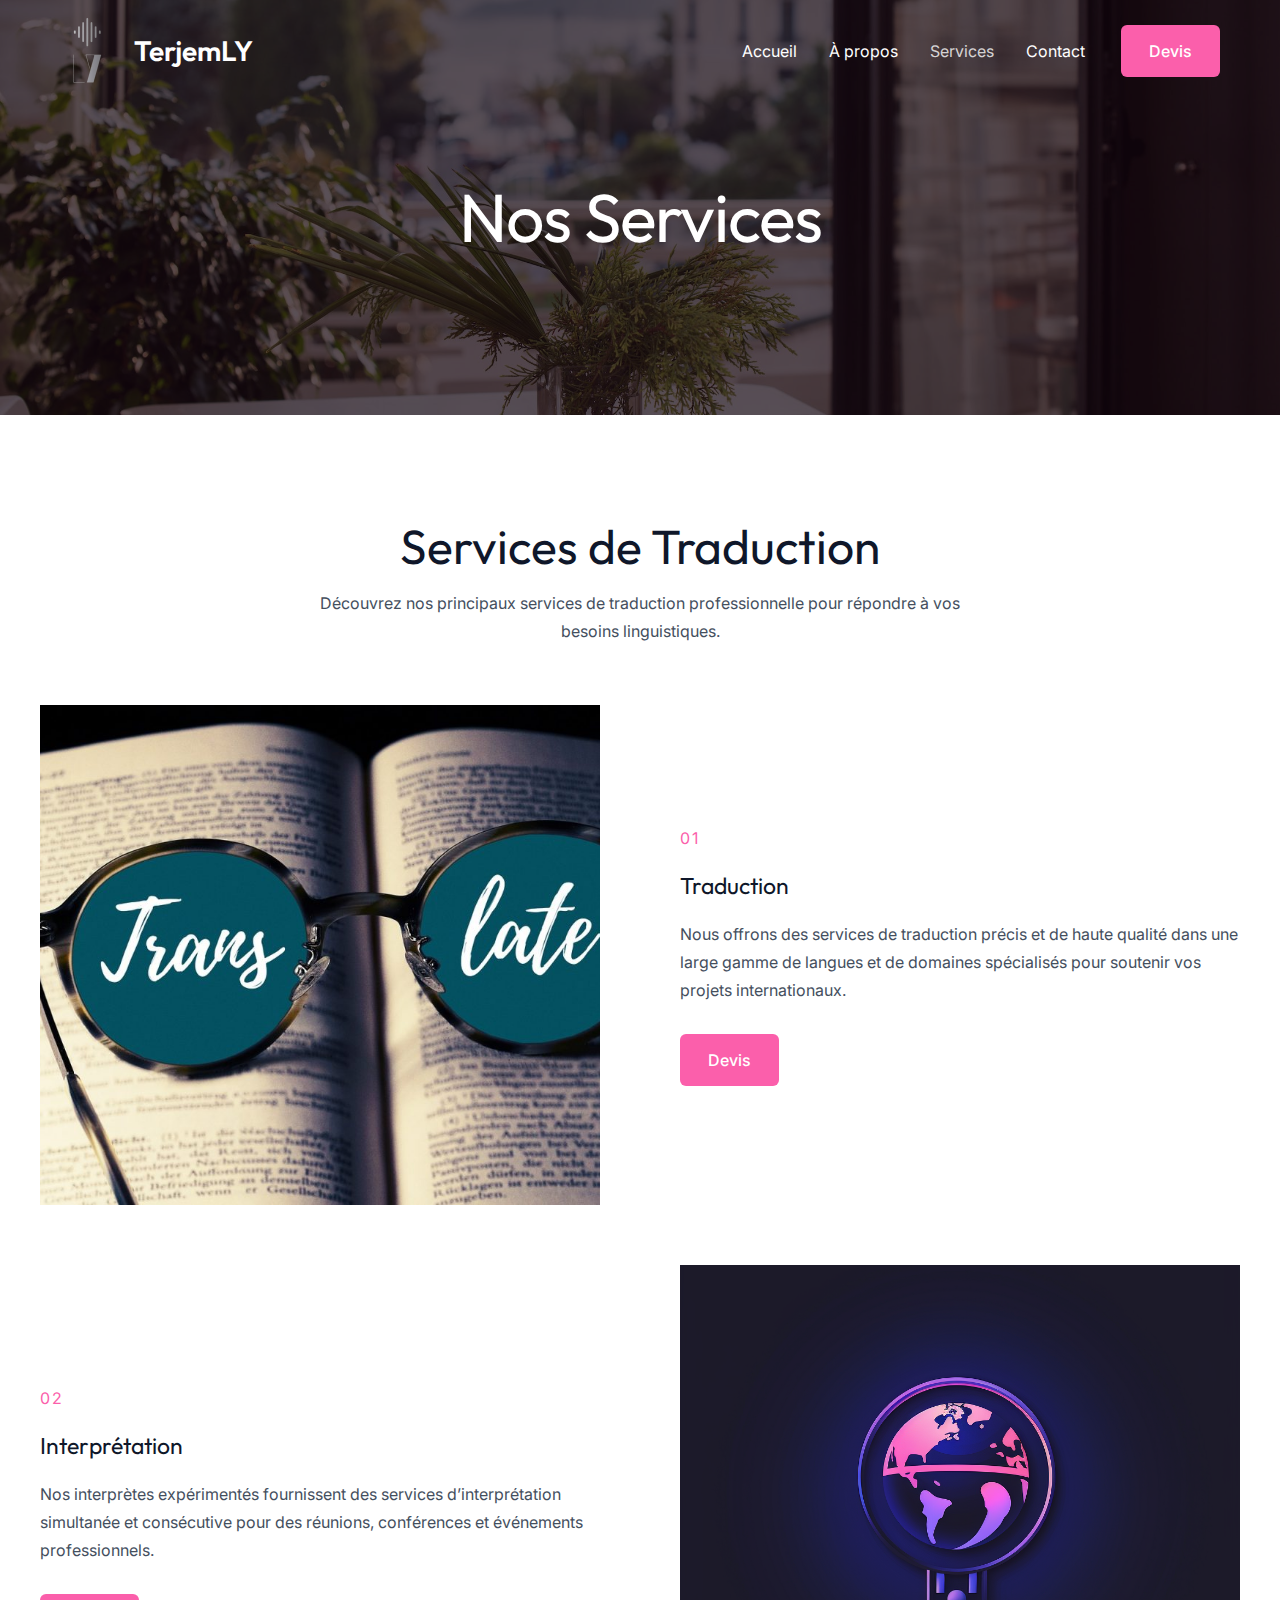
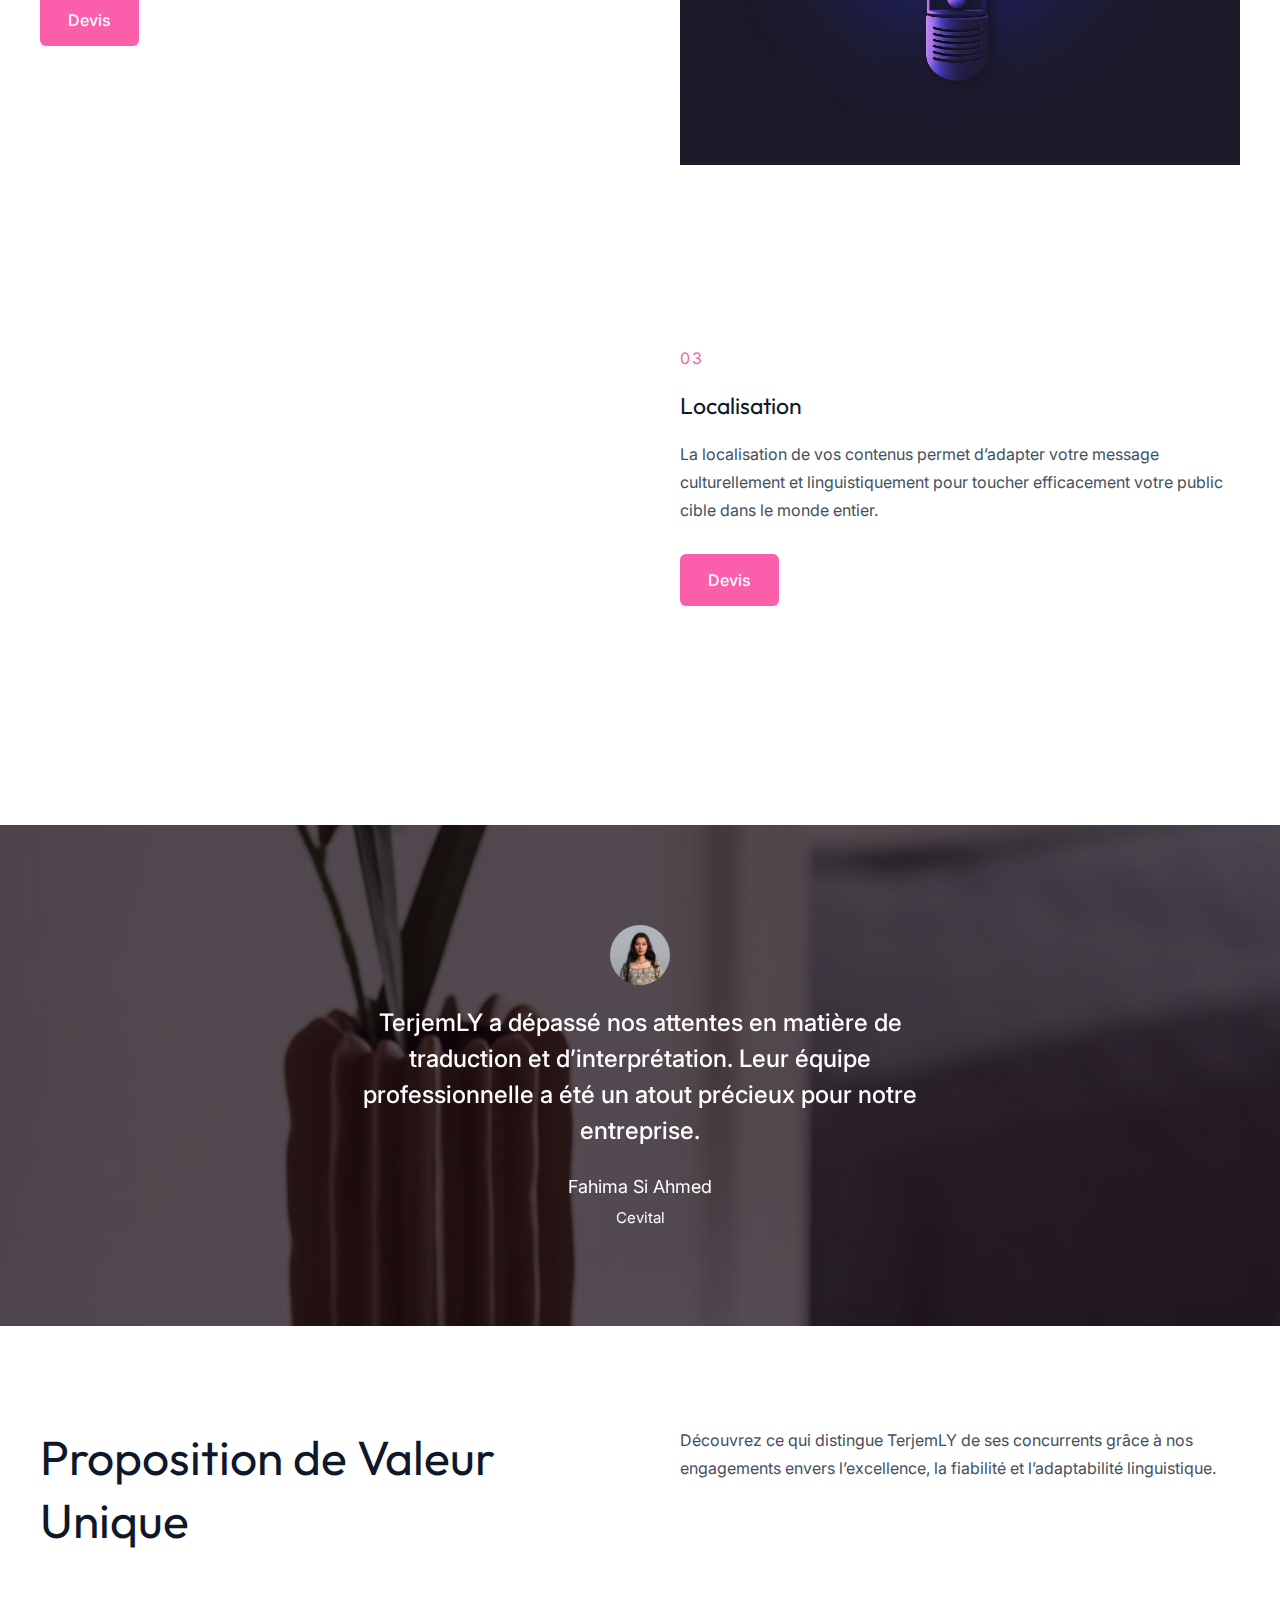
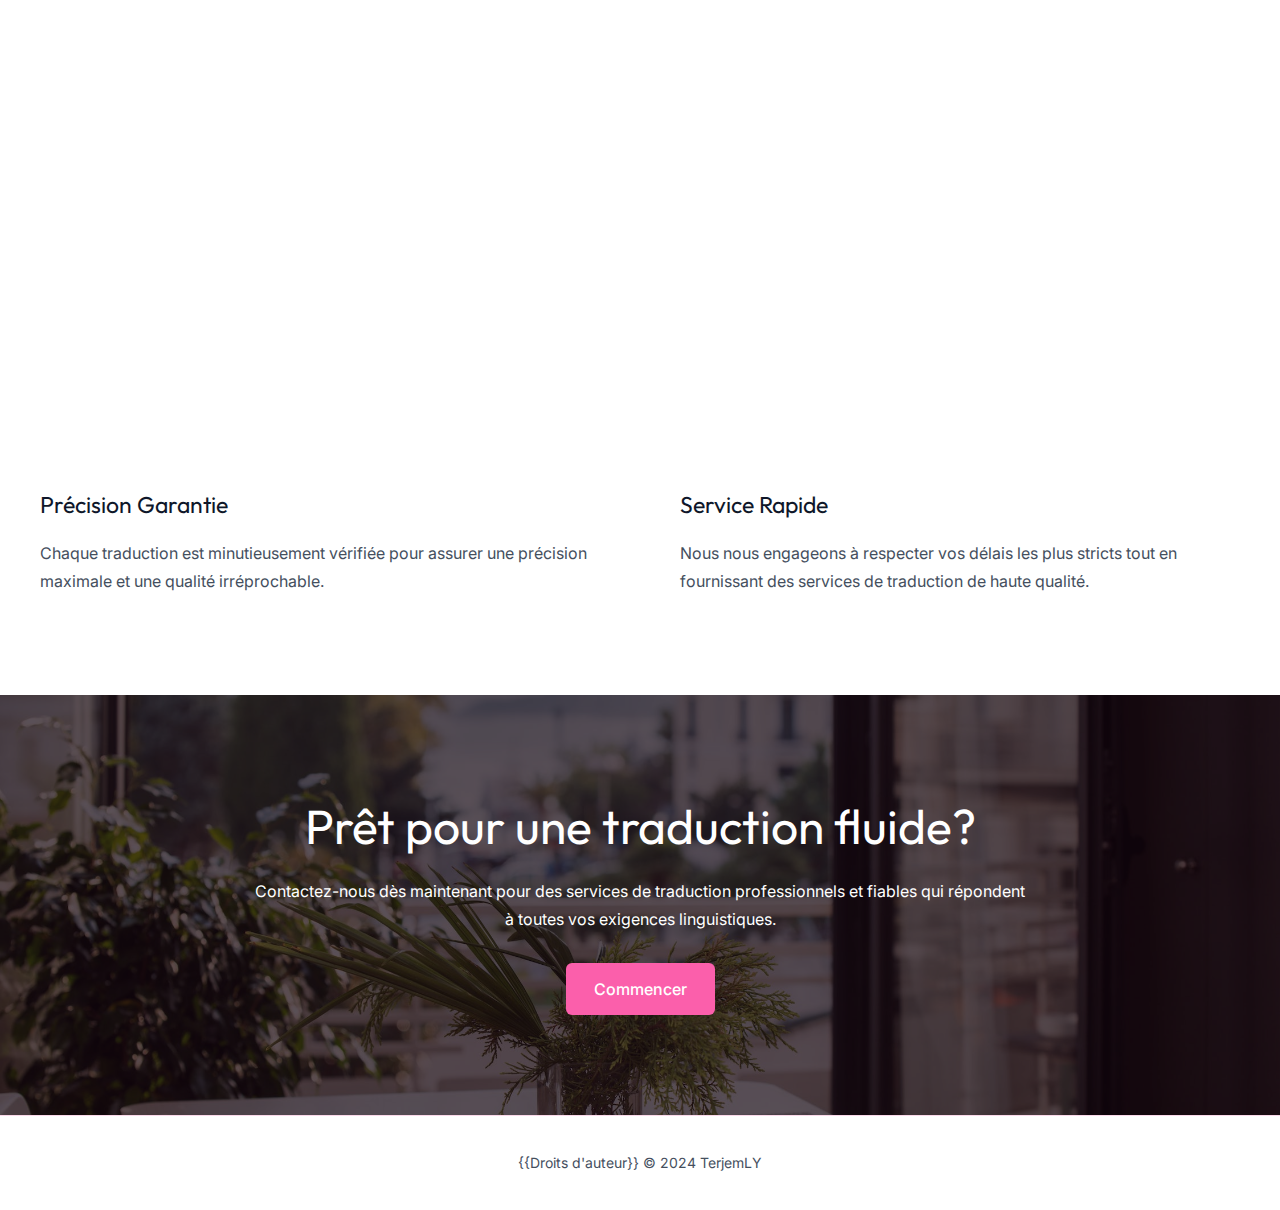
<file: offerings/index.html>
<!DOCTYPE html>
<html lang="fr-FR">
<head>
<meta charset="UTF-8">
<meta name="viewport" content="width=device-width, initial-scale=1">
	 <link rel="profile" href="https://gmpg.org/xfn/11"> 
	 <title>Offerings &#8211; TerjemLY</title>
<meta name="robots" content="max-image-preview:large">
<link rel="dns-prefetch" href="//fonts.googleapis.com">
<link rel="alternate" type="application/rss+xml" title="TerjemLY &raquo; Flux" href="./../feed/index.html">
<link rel="alternate" type="application/rss+xml" title="TerjemLY &raquo; Flux des commentaires" href="./../comments/feed/index.html">
<script>
window._wpemojiSettings = {"baseUrl":"https:\/\/s.w.org\/images\/core\/emoji\/15.0.3\/72x72\/","ext":".png","svgUrl":"https:\/\/s.w.org\/images\/core\/emoji\/15.0.3\/svg\/","svgExt":".svg","source":{"concatemoji":".\/\/wp-includes\/js\/wp-emoji-release.min.js?ver=6.5.2"}};
/*! This file is auto-generated */
!function(i,n){var o,s,e;function c(e){try{var t={supportTests:e,timestamp:(new Date).valueOf()};sessionStorage.setItem(o,JSON.stringify(t))}catch(e){}}function p(e,t,n){e.clearRect(0,0,e.canvas.width,e.canvas.height),e.fillText(t,0,0);var t=new Uint32Array(e.getImageData(0,0,e.canvas.width,e.canvas.height).data),r=(e.clearRect(0,0,e.canvas.width,e.canvas.height),e.fillText(n,0,0),new Uint32Array(e.getImageData(0,0,e.canvas.width,e.canvas.height).data));return t.every(function(e,t){return e===r[t]})}function u(e,t,n){switch(t){case"flag":return n(e,"🏳️‍⚧️","🏳️​⚧️")?!1:!n(e,"🇺🇳","🇺​🇳")&&!n(e,"🏴󠁧󠁢󠁥󠁮󠁧󠁿","🏴​󠁧​󠁢​󠁥​󠁮​󠁧​󠁿");case"emoji":return!n(e,"🐦‍⬛","🐦​⬛")}return!1}function f(e,t,n){var r="undefined"!=typeof WorkerGlobalScope&&self instanceof WorkerGlobalScope?new OffscreenCanvas(300,150):i.createElement("canvas"),a=r.getContext("2d",{willReadFrequently:!0}),o=(a.textBaseline="top",a.font="600 32px Arial",{});return e.forEach(function(e){o[e]=t(a,e,n)}),o}function t(e){var t=i.createElement("script");t.src=e,t.defer=!0,i.head.appendChild(t)}"undefined"!=typeof Promise&&(o="wpEmojiSettingsSupports",s=["flag","emoji"],n.supports={everything:!0,everythingExceptFlag:!0},e=new Promise(function(e){i.addEventListener("DOMContentLoaded",e,{once:!0})}),new Promise(function(t){var n=function(){try{var e=JSON.parse(sessionStorage.getItem(o));if("object"==typeof e&&"number"==typeof e.timestamp&&(new Date).valueOf()<e.timestamp+604800&&"object"==typeof e.supportTests)return e.supportTests}catch(e){}return null}();if(!n){if("undefined"!=typeof Worker&&"undefined"!=typeof OffscreenCanvas&&"undefined"!=typeof URL&&URL.createObjectURL&&"undefined"!=typeof Blob)try{var e="postMessage("+f.toString()+"("+[JSON.stringify(s),u.toString(),p.toString()].join(",")+"));",r=new Blob([e],{type:"text/javascript"}),a=new Worker(URL.createObjectURL(r),{name:"wpTestEmojiSupports"});return void(a.onmessage=function(e){c(n=e.data),a.terminate(),t(n)})}catch(e){}c(n=f(s,u,p))}t(n)}).then(function(e){for(var t in e)n.supports[t]=e[t],n.supports.everything=n.supports.everything&&n.supports[t],"flag"!==t&&(n.supports.everythingExceptFlag=n.supports.everythingExceptFlag&&n.supports[t]);n.supports.everythingExceptFlag=n.supports.everythingExceptFlag&&!n.supports.flag,n.DOMReady=!1,n.readyCallback=function(){n.DOMReady=!0}}).then(function(){return e}).then(function(){var e;n.supports.everything||(n.readyCallback(),(e=n.source||{}).concatemoji?t(e.concatemoji):e.wpemoji&&e.twemoji&&(t(e.twemoji),t(e.wpemoji)))}))}((window,document),window._wpemojiSettings);
</script>
<link rel="stylesheet" id="astra-theme-css-css" href="./../wp-content/themes/astra/assets/css/minified/main.min.css?ver=4.6.11" media="all">
<style id="astra-theme-css-inline-css">:root{--ast-container-default-xlg-padding:3em;--ast-container-default-lg-padding:3em;--ast-container-default-slg-padding:2em;--ast-container-default-md-padding:3em;--ast-container-default-sm-padding:3em;--ast-container-default-xs-padding:2.4em;--ast-container-default-xxs-padding:1.8em;--ast-code-block-background:#ECEFF3;--ast-comment-inputs-background:#F9FAFB;--ast-normal-container-width:1200px;--ast-narrow-container-width:750px;--ast-blog-title-font-weight:normal;--ast-blog-meta-weight:inherit;}html{font-size:100%;}a{color:var(--ast-global-color-0);}a:hover,a:focus{color:var(--ast-global-color-1);}body,button,input,select,textarea,.ast-button,.ast-custom-button{font-family:'Inter',sans-serif;font-weight:400;font-size:16px;font-size:1rem;line-height:var(--ast-body-line-height,1.75em);}blockquote{color:var(--ast-global-color-3);}h1,.entry-content h1,h2,.entry-content h2,h3,.entry-content h3,h4,.entry-content h4,h5,.entry-content h5,h6,.entry-content h6,.site-title,.site-title a{font-family:'Outfit',sans-serif;font-weight:600;}.ast-site-identity .site-title a{color:var(--ast-global-color-2);}.site-title{font-size:28px;font-size:1.75rem;display:block;}header .custom-logo-link img{max-width:58px;}.astra-logo-svg{width:58px;}.site-header .site-description{font-size:15px;font-size:0.9375rem;display:none;}.entry-title{font-size:26px;font-size:1.625rem;}.archive .ast-article-post .ast-article-inner,.blog .ast-article-post .ast-article-inner,.archive .ast-article-post .ast-article-inner:hover,.blog .ast-article-post .ast-article-inner:hover{overflow:hidden;}h1,.entry-content h1{font-size:68px;font-size:4.25rem;font-weight:normal;font-family:'Outfit',sans-serif;line-height:1.1em;letter-spacing:-1px;}h2,.entry-content h2{font-size:48px;font-size:3rem;font-weight:normal;font-family:'Outfit',sans-serif;line-height:1.3em;}h3,.entry-content h3{font-size:23px;font-size:1.4375rem;font-weight:normal;font-family:'Outfit',sans-serif;line-height:1.2em;}h4,.entry-content h4{font-size:22px;font-size:1.375rem;line-height:1.3em;font-weight:normal;font-family:'Outfit',sans-serif;}h5,.entry-content h5{font-size:20px;font-size:1.25rem;line-height:1.5em;font-weight:normal;font-family:'Outfit',sans-serif;}h6,.entry-content h6{font-size:16px;font-size:1rem;line-height:1.25em;font-weight:600;font-family:'Outfit',sans-serif;}::selection{background-color:var(--ast-global-color-0);color:#000000;}body,h1,.entry-title a,.entry-content h1,h2,.entry-content h2,h3,.entry-content h3,h4,.entry-content h4,h5,.entry-content h5,h6,.entry-content h6{color:var(--ast-global-color-3);}.tagcloud a:hover,.tagcloud a:focus,.tagcloud a.current-item{color:#000000;border-color:var(--ast-global-color-0);background-color:var(--ast-global-color-0);}input:focus,input[type="text"]:focus,input[type="email"]:focus,input[type="url"]:focus,input[type="password"]:focus,input[type="reset"]:focus,input[type="search"]:focus,textarea:focus{border-color:var(--ast-global-color-0);}input[type="radio"]:checked,input[type=reset],input[type="checkbox"]:checked,input[type="checkbox"]:hover:checked,input[type="checkbox"]:focus:checked,input[type=range]::-webkit-slider-thumb{border-color:var(--ast-global-color-0);background-color:var(--ast-global-color-0);box-shadow:none;}.site-footer a:hover + .post-count,.site-footer a:focus + .post-count{background:var(--ast-global-color-0);border-color:var(--ast-global-color-0);}.single .nav-links .nav-previous,.single .nav-links .nav-next{color:var(--ast-global-color-0);}.entry-meta,.entry-meta *{line-height:1.45;color:var(--ast-global-color-0);}.entry-meta a:not(.ast-button):hover,.entry-meta a:not(.ast-button):hover *,.entry-meta a:not(.ast-button):focus,.entry-meta a:not(.ast-button):focus *,.page-links > .page-link,.page-links .page-link:hover,.post-navigation a:hover{color:var(--ast-global-color-1);}#cat option,.secondary .calendar_wrap thead a,.secondary .calendar_wrap thead a:visited{color:var(--ast-global-color-0);}.secondary .calendar_wrap #today,.ast-progress-val span{background:var(--ast-global-color-0);}.secondary a:hover + .post-count,.secondary a:focus + .post-count{background:var(--ast-global-color-0);border-color:var(--ast-global-color-0);}.calendar_wrap #today > a{color:#000000;}.page-links .page-link,.single .post-navigation a{color:var(--ast-global-color-0);}.ast-search-menu-icon .search-form button.search-submit{padding:0 4px;}.ast-search-menu-icon form.search-form{padding-right:0;}.ast-search-menu-icon.slide-search input.search-field{width:0;}.ast-header-search .ast-search-menu-icon.ast-dropdown-active .search-form,.ast-header-search .ast-search-menu-icon.ast-dropdown-active .search-field:focus{transition:all 0.2s;}.search-form input.search-field:focus{outline:none;}.ast-archive-title{color:var(--ast-global-color-2);}.widget-title,.widget .wp-block-heading{font-size:22px;font-size:1.375rem;color:var(--ast-global-color-2);}.ast-single-post .entry-content a,.ast-comment-content a:not(.ast-comment-edit-reply-wrap a){text-decoration:underline;}.ast-single-post .wp-block-button .wp-block-button__link,.ast-single-post .elementor-button-wrapper .elementor-button,.ast-single-post .entry-content .uagb-tab a,.ast-single-post .entry-content .uagb-ifb-cta a,.ast-single-post .entry-content .wp-block-uagb-buttons a,.ast-single-post .entry-content .uabb-module-content a,.ast-single-post .entry-content .uagb-post-grid a,.ast-single-post .entry-content .uagb-timeline a,.ast-single-post .entry-content .uagb-toc__wrap a,.ast-single-post .entry-content .uagb-taxomony-box a,.ast-single-post .entry-content .woocommerce a,.entry-content .wp-block-latest-posts > li > a,.ast-single-post .entry-content .wp-block-file__button,li.ast-post-filter-single,.ast-single-post .wp-block-buttons .wp-block-button.is-style-outline .wp-block-button__link,.ast-single-post .ast-comment-content .comment-reply-link,.ast-single-post .ast-comment-content .comment-edit-link{text-decoration:none;}.ast-search-menu-icon.slide-search a:focus-visible:focus-visible,.astra-search-icon:focus-visible,#close:focus-visible,a:focus-visible,.ast-menu-toggle:focus-visible,.site .skip-link:focus-visible,.wp-block-loginout input:focus-visible,.wp-block-search.wp-block-search__button-inside .wp-block-search__inside-wrapper,.ast-header-navigation-arrow:focus-visible,.woocommerce .wc-proceed-to-checkout > .checkout-button:focus-visible,.woocommerce .woocommerce-MyAccount-navigation ul li a:focus-visible,.ast-orders-table__row .ast-orders-table__cell:focus-visible,.woocommerce .woocommerce-order-details .order-again > .button:focus-visible,.woocommerce .woocommerce-message a.button.wc-forward:focus-visible,.woocommerce #minus_qty:focus-visible,.woocommerce #plus_qty:focus-visible,a#ast-apply-coupon:focus-visible,.woocommerce .woocommerce-info a:focus-visible,.woocommerce .astra-shop-summary-wrap a:focus-visible,.woocommerce a.wc-forward:focus-visible,#ast-apply-coupon:focus-visible,.woocommerce-js .woocommerce-mini-cart-item a.remove:focus-visible,#close:focus-visible,.button.search-submit:focus-visible,#search_submit:focus,.normal-search:focus-visible{outline-style:dotted;outline-color:inherit;outline-width:thin;}input:focus,input[type="text"]:focus,input[type="email"]:focus,input[type="url"]:focus,input[type="password"]:focus,input[type="reset"]:focus,input[type="search"]:focus,input[type="number"]:focus,textarea:focus,.wp-block-search__input:focus,[data-section="section-header-mobile-trigger"] .ast-button-wrap .ast-mobile-menu-trigger-minimal:focus,.ast-mobile-popup-drawer.active .menu-toggle-close:focus,.woocommerce-ordering select.orderby:focus,#ast-scroll-top:focus,#coupon_code:focus,.woocommerce-page #comment:focus,.woocommerce #reviews #respond input#submit:focus,.woocommerce a.add_to_cart_button:focus,.woocommerce .button.single_add_to_cart_button:focus,.woocommerce .woocommerce-cart-form button:focus,.woocommerce .woocommerce-cart-form__cart-item .quantity .qty:focus,.woocommerce .woocommerce-billing-fields .woocommerce-billing-fields__field-wrapper .woocommerce-input-wrapper > .input-text:focus,.woocommerce #order_comments:focus,.woocommerce #place_order:focus,.woocommerce .woocommerce-address-fields .woocommerce-address-fields__field-wrapper .woocommerce-input-wrapper > .input-text:focus,.woocommerce .woocommerce-MyAccount-content form button:focus,.woocommerce .woocommerce-MyAccount-content .woocommerce-EditAccountForm .woocommerce-form-row .woocommerce-Input.input-text:focus,.woocommerce .ast-woocommerce-container .woocommerce-pagination ul.page-numbers li a:focus,body #content .woocommerce form .form-row .select2-container--default .select2-selection--single:focus,#ast-coupon-code:focus,.woocommerce.woocommerce-js .quantity input[type=number]:focus,.woocommerce-js .woocommerce-mini-cart-item .quantity input[type=number]:focus,.woocommerce p#ast-coupon-trigger:focus{border-style:dotted;border-color:inherit;border-width:thin;}input{outline:none;}.ast-logo-title-inline .site-logo-img{padding-right:1em;}.site-logo-img img{ transition:all 0.2s linear;}body .ast-oembed-container *{position:absolute;top:0;width:100%;height:100%;left:0;}body .wp-block-embed-pocket-casts .ast-oembed-container *{position:unset;}.ast-single-post-featured-section + article {margin-top: 2em;}.site-content .ast-single-post-featured-section img {width: 100%;overflow: hidden;object-fit: cover;}.site > .ast-single-related-posts-container {margin-top: 0;}@media (min-width: 922px) {.ast-desktop .ast-container--narrow {max-width: var(--ast-narrow-container-width);margin: 0 auto;}}@media (max-width:921px){#ast-desktop-header{display:none;}}@media (min-width:922px){#ast-mobile-header{display:none;}}.wp-block-buttons.aligncenter{justify-content:center;}@media (max-width:921px){.ast-theme-transparent-header #primary,.ast-theme-transparent-header #secondary{padding:0;}}@media (max-width:921px){.ast-plain-container.ast-no-sidebar #primary{padding:0;}}.ast-plain-container.ast-no-sidebar #primary{margin-top:0;margin-bottom:0;}@media (max-width:921px){.ast-separate-container.ast-single-post.ast-right-sidebar #primary,.ast-separate-container.ast-single-post.ast-left-sidebar #primary,.ast-separate-container.ast-single-post #primary,.ast-plain-container #primary,.ast-narrow-container #primary{margin-top:40px;margin-bottom:20px;}.ast-separate-container.ast-single-post.ast-right-sidebar #primary,.ast-separate-container.ast-single-post.ast-left-sidebar #primary,.ast-separate-container.ast-single-post #primary,.ast-plain-container.ast-single-post #primary,.ast-narrow-container.ast-single-post #primary{margin-top:40px;margin-bottom:20px;}}@media (max-width:544px){.ast-separate-container.ast-single-post.ast-right-sidebar #primary,.ast-separate-container.ast-single-post.ast-left-sidebar #primary,.ast-separate-container.ast-single-post #primary,.ast-plain-container.ast-single-post #primary,.ast-narrow-container.ast-single-post #primary{margin-top:30px;margin-bottom:20px;}}@media (max-width:921px){.ast-separate-container #primary,.ast-narrow-container #primary{padding-top:0px;}}@media (max-width:544px){.ast-separate-container #primary,.ast-narrow-container #primary{padding-top:0px;}}@media (max-width:921px){.ast-separate-container #primary,.ast-narrow-container #primary{padding-bottom:0px;}}@media (max-width:544px){.ast-separate-container #primary,.ast-narrow-container #primary{padding-bottom:0px;}}.wp-block-button.is-style-outline .wp-block-button__link{border-color:var(--ast-global-color-0);}div.wp-block-button.is-style-outline > .wp-block-button__link:not(.has-text-color),div.wp-block-button.wp-block-button__link.is-style-outline:not(.has-text-color){color:var(--ast-global-color-0);}.wp-block-button.is-style-outline .wp-block-button__link:hover,.wp-block-buttons .wp-block-button.is-style-outline .wp-block-button__link:focus,.wp-block-buttons .wp-block-button.is-style-outline > .wp-block-button__link:not(.has-text-color):hover,.wp-block-buttons .wp-block-button.wp-block-button__link.is-style-outline:not(.has-text-color):hover{color:#ffffff;background-color:var(--ast-global-color-1);border-color:var(--ast-global-color-1);}.post-page-numbers.current .page-link,.ast-pagination .page-numbers.current{color:#000000;border-color:var(--ast-global-color-0);background-color:var(--ast-global-color-0);}.wp-block-button.is-style-outline .wp-block-button__link.wp-element-button,.ast-outline-button{border-color:var(--ast-global-color-0);font-family:inherit;font-weight:500;font-size:16px;font-size:1rem;line-height:1em;text-decoration:initial;border-top-left-radius:6px;border-top-right-radius:6px;border-bottom-right-radius:6px;border-bottom-left-radius:6px;}.wp-block-buttons .wp-block-button.is-style-outline > .wp-block-button__link:not(.has-text-color),.wp-block-buttons .wp-block-button.wp-block-button__link.is-style-outline:not(.has-text-color),.ast-outline-button{color:var(--ast-global-color-0);}.wp-block-button.is-style-outline .wp-block-button__link:hover,.wp-block-buttons .wp-block-button.is-style-outline .wp-block-button__link:focus,.wp-block-buttons .wp-block-button.is-style-outline > .wp-block-button__link:not(.has-text-color):hover,.wp-block-buttons .wp-block-button.wp-block-button__link.is-style-outline:not(.has-text-color):hover,.ast-outline-button:hover,.ast-outline-button:focus,.wp-block-uagb-buttons-child .uagb-buttons-repeater.ast-outline-button:hover,.wp-block-uagb-buttons-child .uagb-buttons-repeater.ast-outline-button:focus{color:#ffffff;background-color:var(--ast-global-color-1);border-color:var(--ast-global-color-1);}.wp-block-button .wp-block-button__link.wp-element-button.is-style-outline:not(.has-background),.wp-block-button.is-style-outline>.wp-block-button__link.wp-element-button:not(.has-background),.ast-outline-button{background-color:var(--ast-global-color-0);}.entry-content[ast-blocks-layout] > figure{margin-bottom:1em;}h1.widget-title{font-weight:normal;}h2.widget-title{font-weight:normal;}h3.widget-title{font-weight:normal;}#page{display:flex;flex-direction:column;min-height:100vh;}.ast-404-layout-1 h1.page-title{color:var(--ast-global-color-2);}.single .post-navigation a{line-height:1em;height:inherit;}.error-404 .page-sub-title{font-size:1.5rem;font-weight:inherit;}.search .site-content .content-area .search-form{margin-bottom:0;}#page .site-content{flex-grow:1;}.widget{margin-bottom:1.25em;}#secondary li{line-height:1.5em;}#secondary .wp-block-group h2{margin-bottom:0.7em;}#secondary h2{font-size:1.7rem;}.ast-separate-container .ast-article-post,.ast-separate-container .ast-article-single,.ast-separate-container .comment-respond{padding:3em;}.ast-separate-container .ast-article-single .ast-article-single{padding:0;}.ast-article-single .wp-block-post-template-is-layout-grid{padding-left:0;}.ast-separate-container .comments-title,.ast-narrow-container .comments-title{padding:1.5em 2em;}.ast-page-builder-template .comment-form-textarea,.ast-comment-formwrap .ast-grid-common-col{padding:0;}.ast-comment-formwrap{padding:0;display:inline-flex;column-gap:20px;width:100%;margin-left:0;margin-right:0;}.comments-area textarea#comment:focus,.comments-area textarea#comment:active,.comments-area .ast-comment-formwrap input[type="text"]:focus,.comments-area .ast-comment-formwrap input[type="text"]:active {box-shadow:none;outline:none;}.archive.ast-page-builder-template .entry-header{margin-top:2em;}.ast-page-builder-template .ast-comment-formwrap{width:100%;}.entry-title{margin-bottom:0.5em;}.ast-archive-description p{font-size:inherit;font-weight:inherit;line-height:inherit;}.ast-separate-container .ast-comment-list li.depth-1,.hentry{margin-bottom:2em;}@media (min-width:921px){.ast-left-sidebar.ast-page-builder-template #secondary,.archive.ast-right-sidebar.ast-page-builder-template .site-main{padding-left:20px;padding-right:20px;}}@media (max-width:544px){.ast-comment-formwrap.ast-row{column-gap:10px;display:inline-block;}#ast-commentform .ast-grid-common-col{position:relative;width:100%;}}@media (min-width:1201px){.ast-separate-container .ast-article-post,.ast-separate-container .ast-article-single,.ast-separate-container .ast-author-box,.ast-separate-container .ast-404-layout-1,.ast-separate-container .no-results{padding:3em;}}@media (max-width:921px){.ast-separate-container #primary,.ast-separate-container #secondary{padding:1.5em 0;}#primary,#secondary{padding:1.5em 0;margin:0;}.ast-left-sidebar #content > .ast-container{display:flex;flex-direction:column-reverse;width:100%;}}@media (min-width:922px){.ast-separate-container.ast-right-sidebar #primary,.ast-separate-container.ast-left-sidebar #primary{border:0;}.search-no-results.ast-separate-container #primary{margin-bottom:4em;}}.wp-block-button .wp-block-button__link{color:#ffffff;}.wp-block-button .wp-block-button__link:hover,.wp-block-button .wp-block-button__link:focus{color:#ffffff;background-color:var(--ast-global-color-1);border-color:var(--ast-global-color-1);}.wp-block-button .wp-block-button__link,.wp-block-search .wp-block-search__button,body .wp-block-file .wp-block-file__button{border-style:solid;border-top-width:0px;border-right-width:0px;border-left-width:0px;border-bottom-width:0px;border-color:var(--ast-global-color-0);background-color:var(--ast-global-color-0);color:#ffffff;font-family:inherit;font-weight:500;line-height:1em;text-decoration:initial;font-size:16px;font-size:1rem;border-top-left-radius:6px;border-top-right-radius:6px;border-bottom-right-radius:6px;border-bottom-left-radius:6px;padding-top:18px;padding-right:28px;padding-bottom:18px;padding-left:28px;}.menu-toggle,button,.ast-button,.ast-custom-button,.button,input#submit,input[type="button"],input[type="submit"],input[type="reset"],form[CLASS*="wp-block-search__"].wp-block-search .wp-block-search__inside-wrapper .wp-block-search__button,body .wp-block-file .wp-block-file__button,.search .search-submit,.woocommerce-js a.button,.woocommerce button.button,.woocommerce .woocommerce-message a.button,.woocommerce #respond input#submit.alt,.woocommerce input.button.alt,.woocommerce input.button,.woocommerce input.button:disabled,.woocommerce input.button:disabled[disabled],.woocommerce input.button:disabled:hover,.woocommerce input.button:disabled[disabled]:hover,.woocommerce #respond input#submit,.woocommerce button.button.alt.disabled,.wc-block-grid__products .wc-block-grid__product .wp-block-button__link,.wc-block-grid__product-onsale,[CLASS*="wc-block"] button,.woocommerce-js .astra-cart-drawer .astra-cart-drawer-content .woocommerce-mini-cart__buttons .button:not(.checkout):not(.ast-continue-shopping),.woocommerce-js .astra-cart-drawer .astra-cart-drawer-content .woocommerce-mini-cart__buttons a.checkout,.woocommerce button.button.alt.disabled.wc-variation-selection-needed,[CLASS*="wc-block"] .wc-block-components-button{border-style:solid;border-top-width:0px;border-right-width:0px;border-left-width:0px;border-bottom-width:0px;color:#ffffff;border-color:var(--ast-global-color-0);background-color:var(--ast-global-color-0);padding-top:18px;padding-right:28px;padding-bottom:18px;padding-left:28px;font-family:inherit;font-weight:500;font-size:16px;font-size:1rem;line-height:1em;text-decoration:initial;border-top-left-radius:6px;border-top-right-radius:6px;border-bottom-right-radius:6px;border-bottom-left-radius:6px;}button:focus,.menu-toggle:hover,button:hover,.ast-button:hover,.ast-custom-button:hover .button:hover,.ast-custom-button:hover ,input[type=reset]:hover,input[type=reset]:focus,input#submit:hover,input#submit:focus,input[type="button"]:hover,input[type="button"]:focus,input[type="submit"]:hover,input[type="submit"]:focus,form[CLASS*="wp-block-search__"].wp-block-search .wp-block-search__inside-wrapper .wp-block-search__button:hover,form[CLASS*="wp-block-search__"].wp-block-search .wp-block-search__inside-wrapper .wp-block-search__button:focus,body .wp-block-file .wp-block-file__button:hover,body .wp-block-file .wp-block-file__button:focus,.woocommerce-js a.button:hover,.woocommerce button.button:hover,.woocommerce .woocommerce-message a.button:hover,.woocommerce #respond input#submit:hover,.woocommerce #respond input#submit.alt:hover,.woocommerce input.button.alt:hover,.woocommerce input.button:hover,.woocommerce button.button.alt.disabled:hover,.wc-block-grid__products .wc-block-grid__product .wp-block-button__link:hover,[CLASS*="wc-block"] button:hover,.woocommerce-js .astra-cart-drawer .astra-cart-drawer-content .woocommerce-mini-cart__buttons .button:not(.checkout):not(.ast-continue-shopping):hover,.woocommerce-js .astra-cart-drawer .astra-cart-drawer-content .woocommerce-mini-cart__buttons a.checkout:hover,.woocommerce button.button.alt.disabled.wc-variation-selection-needed:hover,[CLASS*="wc-block"] .wc-block-components-button:hover,[CLASS*="wc-block"] .wc-block-components-button:focus{color:#ffffff;background-color:var(--ast-global-color-1);border-color:var(--ast-global-color-1);}form[CLASS*="wp-block-search__"].wp-block-search .wp-block-search__inside-wrapper .wp-block-search__button.has-icon{padding-top:calc(18px - 3px);padding-right:calc(28px - 3px);padding-bottom:calc(18px - 3px);padding-left:calc(28px - 3px);}@media (max-width:921px){.ast-mobile-header-stack .main-header-bar .ast-search-menu-icon{display:inline-block;}.ast-header-break-point.ast-header-custom-item-outside .ast-mobile-header-stack .main-header-bar .ast-search-icon{margin:0;}.ast-comment-avatar-wrap img{max-width:2.5em;}.ast-comment-meta{padding:0 1.8888em 1.3333em;}.ast-separate-container .ast-comment-list li.depth-1{padding:1.5em 2.14em;}.ast-separate-container .comment-respond{padding:2em 2.14em;}}@media (min-width:544px){.ast-container{max-width:100%;}}@media (max-width:544px){.ast-separate-container .ast-article-post,.ast-separate-container .ast-article-single,.ast-separate-container .comments-title,.ast-separate-container .ast-archive-description{padding:1.5em 1em;}.ast-separate-container #content .ast-container{padding-left:0.54em;padding-right:0.54em;}.ast-separate-container .ast-comment-list .bypostauthor{padding:.5em;}.ast-search-menu-icon.ast-dropdown-active .search-field{width:170px;}}.ast-separate-container{background-color:var(--ast-global-color-4);;background-image:none;;}@media (max-width:921px){.site-title{display:block;}.site-header .site-description{display:none;}.entry-title{font-size:24px;font-size:1.5rem;}h1,.entry-content h1{font-size:48px;}h2,.entry-content h2{font-size:32px;}h3,.entry-content h3{font-size:22px;}}@media (max-width:544px){.site-title{font-size:24px;font-size:1.5rem;display:block;}.site-header .site-description{display:none;}.entry-title{font-size:24px;font-size:1.5rem;}h1,.entry-content h1{font-size:40px;}h2,.entry-content h2{font-size:30px;}h3,.entry-content h3{font-size:20px;}h4,.entry-content h4{font-size:20px;font-size:1.25rem;}header .custom-logo-link img,.ast-header-break-point .site-branding img,.ast-header-break-point .custom-logo-link img{max-width:38px;}.astra-logo-svg{width:38px;}.astra-logo-svg:not(.sticky-custom-logo .astra-logo-svg,.transparent-custom-logo .astra-logo-svg,.advanced-header-logo .astra-logo-svg){height:38px;}.ast-header-break-point .site-logo-img .custom-mobile-logo-link img{max-width:38px;}}@media (max-width:921px){html{font-size:91.2%;}}@media (max-width:544px){html{font-size:91.2%;}}@media (min-width:922px){.ast-container{max-width:1240px;}}@media (min-width:922px){.site-content .ast-container{display:flex;}}@media (max-width:921px){.site-content .ast-container{flex-direction:column;}}@media (min-width:922px){.main-header-menu .sub-menu .menu-item.ast-left-align-sub-menu:hover > .sub-menu,.main-header-menu .sub-menu .menu-item.ast-left-align-sub-menu.focus > .sub-menu{margin-left:-0px;}}.ast-theme-transparent-header [CLASS*="ast-header-button-"] .ast-custom-button{color:#ffffff;background:var(--ast-global-color-0);}.ast-theme-transparent-header [CLASS*="ast-header-button-"] .ast-custom-button:hover{color:#ffffff;background:var(--ast-global-color-1);}.ast-theme-transparent-header [data-section="section-header-mobile-trigger"] .ast-button-wrap .mobile-menu-toggle-icon .ast-mobile-svg{fill:#ffffff;}.ast-theme-transparent-header [data-section="section-header-mobile-trigger"] .ast-button-wrap .mobile-menu-wrap .mobile-menu{color:#ffffff;}.ast-theme-transparent-header [data-section="section-header-mobile-trigger"] .ast-button-wrap .ast-mobile-menu-trigger-outline{background:transparent;color:#ffffff;border-color:#ffffff;}.site .comments-area{padding-top:2em;padding-bottom:3em;}.wp-block-file {display: flex;align-items: center;flex-wrap: wrap;justify-content: space-between;}.wp-block-pullquote {border: none;}.wp-block-pullquote blockquote::before {content: "\201D";font-family: "Helvetica",sans-serif;display: flex;transform: rotate( 180deg );font-size: 6rem;font-style: normal;line-height: 1;font-weight: bold;align-items: center;justify-content: center;}.has-text-align-right > blockquote::before {justify-content: flex-start;}.has-text-align-left > blockquote::before {justify-content: flex-end;}figure.wp-block-pullquote.is-style-solid-color blockquote {max-width: 100%;text-align: inherit;}html body {--wp--custom--ast-default-block-top-padding: 3em;--wp--custom--ast-default-block-right-padding: 3em;--wp--custom--ast-default-block-bottom-padding: 3em;--wp--custom--ast-default-block-left-padding: 3em;--wp--custom--ast-container-width: 1200px;--wp--custom--ast-content-width-size: 1200px;--wp--custom--ast-wide-width-size: calc(1200px + var(--wp--custom--ast-default-block-left-padding) + var(--wp--custom--ast-default-block-right-padding));}.ast-narrow-container {--wp--custom--ast-content-width-size: 750px;--wp--custom--ast-wide-width-size: 750px;}@media(max-width: 921px) {html body {--wp--custom--ast-default-block-top-padding: 3em;--wp--custom--ast-default-block-right-padding: 2em;--wp--custom--ast-default-block-bottom-padding: 3em;--wp--custom--ast-default-block-left-padding: 2em;}}@media(max-width: 544px) {html body {--wp--custom--ast-default-block-top-padding: 3em;--wp--custom--ast-default-block-right-padding: 1.5em;--wp--custom--ast-default-block-bottom-padding: 3em;--wp--custom--ast-default-block-left-padding: 1.5em;}}.entry-content > .wp-block-group,.entry-content > .wp-block-cover,.entry-content > .wp-block-columns {padding-top: var(--wp--custom--ast-default-block-top-padding);padding-right: var(--wp--custom--ast-default-block-right-padding);padding-bottom: var(--wp--custom--ast-default-block-bottom-padding);padding-left: var(--wp--custom--ast-default-block-left-padding);}.ast-plain-container.ast-no-sidebar .entry-content > .alignfull,.ast-page-builder-template .ast-no-sidebar .entry-content > .alignfull {margin-left: calc( -50vw + 50%);margin-right: calc( -50vw + 50%);max-width: 100vw;width: 100vw;}.ast-plain-container.ast-no-sidebar .entry-content .alignfull .alignfull,.ast-page-builder-template.ast-no-sidebar .entry-content .alignfull .alignfull,.ast-plain-container.ast-no-sidebar .entry-content .alignfull .alignwide,.ast-page-builder-template.ast-no-sidebar .entry-content .alignfull .alignwide,.ast-plain-container.ast-no-sidebar .entry-content .alignwide .alignfull,.ast-page-builder-template.ast-no-sidebar .entry-content .alignwide .alignfull,.ast-plain-container.ast-no-sidebar .entry-content .alignwide .alignwide,.ast-page-builder-template.ast-no-sidebar .entry-content .alignwide .alignwide,.ast-plain-container.ast-no-sidebar .entry-content .wp-block-column .alignfull,.ast-page-builder-template.ast-no-sidebar .entry-content .wp-block-column .alignfull,.ast-plain-container.ast-no-sidebar .entry-content .wp-block-column .alignwide,.ast-page-builder-template.ast-no-sidebar .entry-content .wp-block-column .alignwide {margin-left: auto;margin-right: auto;width: 100%;}[ast-blocks-layout] .wp-block-separator:not(.is-style-dots) {height: 0;}[ast-blocks-layout] .wp-block-separator {margin: 20px auto;}[ast-blocks-layout] .wp-block-separator:not(.is-style-wide):not(.is-style-dots) {max-width: 100px;}[ast-blocks-layout] .wp-block-separator.has-background {padding: 0;}.entry-content[ast-blocks-layout] > * {max-width: var(--wp--custom--ast-content-width-size);margin-left: auto;margin-right: auto;}.entry-content[ast-blocks-layout] > .alignwide {max-width: var(--wp--custom--ast-wide-width-size);}.entry-content[ast-blocks-layout] .alignfull {max-width: none;}.entry-content .wp-block-columns {margin-bottom: 0;}blockquote {margin: 1.5em;border-color: rgba(0,0,0,0.05);}.wp-block-quote:not(.has-text-align-right):not(.has-text-align-center) {border-left: 5px solid rgba(0,0,0,0.05);}.has-text-align-right > blockquote,blockquote.has-text-align-right {border-right: 5px solid rgba(0,0,0,0.05);}.has-text-align-left > blockquote,blockquote.has-text-align-left {border-left: 5px solid rgba(0,0,0,0.05);}.wp-block-site-tagline,.wp-block-latest-posts .read-more {margin-top: 15px;}.wp-block-loginout p label {display: block;}.wp-block-loginout p:not(.login-remember):not(.login-submit) input {width: 100%;}.wp-block-loginout input:focus {border-color: transparent;}.wp-block-loginout input:focus {outline: thin dotted;}.entry-content .wp-block-media-text .wp-block-media-text__content {padding: 0 0 0 8%;}.entry-content .wp-block-media-text.has-media-on-the-right .wp-block-media-text__content {padding: 0 8% 0 0;}.entry-content .wp-block-media-text.has-background .wp-block-media-text__content {padding: 8%;}.entry-content .wp-block-cover:not([class*="background-color"]) .wp-block-cover__inner-container,.entry-content .wp-block-cover:not([class*="background-color"]) .wp-block-cover-image-text,.entry-content .wp-block-cover:not([class*="background-color"]) .wp-block-cover-text,.entry-content .wp-block-cover-image:not([class*="background-color"]) .wp-block-cover__inner-container,.entry-content .wp-block-cover-image:not([class*="background-color"]) .wp-block-cover-image-text,.entry-content .wp-block-cover-image:not([class*="background-color"]) .wp-block-cover-text {color: var(--ast-global-color-5);}.wp-block-loginout .login-remember input {width: 1.1rem;height: 1.1rem;margin: 0 5px 4px 0;vertical-align: middle;}.wp-block-latest-posts > li > *:first-child,.wp-block-latest-posts:not(.is-grid) > li:first-child {margin-top: 0;}.wp-block-search__inside-wrapper .wp-block-search__input {padding: 0 10px;color: var(--ast-global-color-3);background: var(--ast-global-color-5);border-color: var(--ast-border-color);}.wp-block-latest-posts .read-more {margin-bottom: 1.5em;}.wp-block-search__no-button .wp-block-search__inside-wrapper .wp-block-search__input {padding-top: 5px;padding-bottom: 5px;}.wp-block-latest-posts .wp-block-latest-posts__post-date,.wp-block-latest-posts .wp-block-latest-posts__post-author {font-size: 1rem;}.wp-block-latest-posts > li > *,.wp-block-latest-posts:not(.is-grid) > li {margin-top: 12px;margin-bottom: 12px;}.ast-page-builder-template .entry-content[ast-blocks-layout] > *,.ast-page-builder-template .entry-content[ast-blocks-layout] > .alignfull > * {max-width: none;}.ast-page-builder-template .entry-content[ast-blocks-layout] > .alignwide > * {max-width: var(--wp--custom--ast-wide-width-size);}.ast-page-builder-template .entry-content[ast-blocks-layout] > .inherit-container-width > *,.ast-page-builder-template .entry-content[ast-blocks-layout] > * > *,.entry-content[ast-blocks-layout] > .wp-block-cover .wp-block-cover__inner-container {max-width: var(--wp--custom--ast-content-width-size);margin-left: auto;margin-right: auto;}.entry-content[ast-blocks-layout] .wp-block-cover:not(.alignleft):not(.alignright) {width: auto;}@media(max-width: 1200px) {.ast-separate-container .entry-content > .alignfull,.ast-separate-container .entry-content[ast-blocks-layout] > .alignwide,.ast-plain-container .entry-content[ast-blocks-layout] > .alignwide,.ast-plain-container .entry-content .alignfull {margin-left: calc(-1 * min(var(--ast-container-default-xlg-padding),20px)) ;margin-right: calc(-1 * min(var(--ast-container-default-xlg-padding),20px));}}@media(min-width: 1201px) {.ast-separate-container .entry-content > .alignfull {margin-left: calc(-1 * var(--ast-container-default-xlg-padding) );margin-right: calc(-1 * var(--ast-container-default-xlg-padding) );}.ast-separate-container .entry-content[ast-blocks-layout] > .alignwide,.ast-plain-container .entry-content[ast-blocks-layout] > .alignwide {margin-left: calc(-1 * var(--wp--custom--ast-default-block-left-padding) );margin-right: calc(-1 * var(--wp--custom--ast-default-block-right-padding) );}}@media(min-width: 921px) {.ast-separate-container .entry-content .wp-block-group.alignwide:not(.inherit-container-width) > :where(:not(.alignleft):not(.alignright)),.ast-plain-container .entry-content .wp-block-group.alignwide:not(.inherit-container-width) > :where(:not(.alignleft):not(.alignright)) {max-width: calc( var(--wp--custom--ast-content-width-size) + 80px );}.ast-plain-container.ast-right-sidebar .entry-content[ast-blocks-layout] .alignfull,.ast-plain-container.ast-left-sidebar .entry-content[ast-blocks-layout] .alignfull {margin-left: -60px;margin-right: -60px;}}@media(min-width: 544px) {.entry-content > .alignleft {margin-right: 20px;}.entry-content > .alignright {margin-left: 20px;}}@media (max-width:544px){.wp-block-columns .wp-block-column:not(:last-child){margin-bottom:20px;}.wp-block-latest-posts{margin:0;}}@media( max-width: 600px ) {.entry-content .wp-block-media-text .wp-block-media-text__content,.entry-content .wp-block-media-text.has-media-on-the-right .wp-block-media-text__content {padding: 8% 0 0;}.entry-content .wp-block-media-text.has-background .wp-block-media-text__content {padding: 8%;}}.ast-page-builder-template .entry-header {padding-left: 0;}.ast-narrow-container .site-content .wp-block-uagb-image--align-full .wp-block-uagb-image__figure {max-width: 100%;margin-left: auto;margin-right: auto;}.entry-content ul,.entry-content ol {padding: revert;margin: revert;}:root .has-ast-global-color-0-color{color:var(--ast-global-color-0);}:root .has-ast-global-color-0-background-color{background-color:var(--ast-global-color-0);}:root .wp-block-button .has-ast-global-color-0-color{color:var(--ast-global-color-0);}:root .wp-block-button .has-ast-global-color-0-background-color{background-color:var(--ast-global-color-0);}:root .has-ast-global-color-1-color{color:var(--ast-global-color-1);}:root .has-ast-global-color-1-background-color{background-color:var(--ast-global-color-1);}:root .wp-block-button .has-ast-global-color-1-color{color:var(--ast-global-color-1);}:root .wp-block-button .has-ast-global-color-1-background-color{background-color:var(--ast-global-color-1);}:root .has-ast-global-color-2-color{color:var(--ast-global-color-2);}:root .has-ast-global-color-2-background-color{background-color:var(--ast-global-color-2);}:root .wp-block-button .has-ast-global-color-2-color{color:var(--ast-global-color-2);}:root .wp-block-button .has-ast-global-color-2-background-color{background-color:var(--ast-global-color-2);}:root .has-ast-global-color-3-color{color:var(--ast-global-color-3);}:root .has-ast-global-color-3-background-color{background-color:var(--ast-global-color-3);}:root .wp-block-button .has-ast-global-color-3-color{color:var(--ast-global-color-3);}:root .wp-block-button .has-ast-global-color-3-background-color{background-color:var(--ast-global-color-3);}:root .has-ast-global-color-4-color{color:var(--ast-global-color-4);}:root .has-ast-global-color-4-background-color{background-color:var(--ast-global-color-4);}:root .wp-block-button .has-ast-global-color-4-color{color:var(--ast-global-color-4);}:root .wp-block-button .has-ast-global-color-4-background-color{background-color:var(--ast-global-color-4);}:root .has-ast-global-color-5-color{color:var(--ast-global-color-5);}:root .has-ast-global-color-5-background-color{background-color:var(--ast-global-color-5);}:root .wp-block-button .has-ast-global-color-5-color{color:var(--ast-global-color-5);}:root .wp-block-button .has-ast-global-color-5-background-color{background-color:var(--ast-global-color-5);}:root .has-ast-global-color-6-color{color:var(--ast-global-color-6);}:root .has-ast-global-color-6-background-color{background-color:var(--ast-global-color-6);}:root .wp-block-button .has-ast-global-color-6-color{color:var(--ast-global-color-6);}:root .wp-block-button .has-ast-global-color-6-background-color{background-color:var(--ast-global-color-6);}:root .has-ast-global-color-7-color{color:var(--ast-global-color-7);}:root .has-ast-global-color-7-background-color{background-color:var(--ast-global-color-7);}:root .wp-block-button .has-ast-global-color-7-color{color:var(--ast-global-color-7);}:root .wp-block-button .has-ast-global-color-7-background-color{background-color:var(--ast-global-color-7);}:root .has-ast-global-color-8-color{color:var(--ast-global-color-8);}:root .has-ast-global-color-8-background-color{background-color:var(--ast-global-color-8);}:root .wp-block-button .has-ast-global-color-8-color{color:var(--ast-global-color-8);}:root .wp-block-button .has-ast-global-color-8-background-color{background-color:var(--ast-global-color-8);}:root{--ast-global-color-0:#FB5FAB;--ast-global-color-1:#EA559D;--ast-global-color-2:#0F172A;--ast-global-color-3:#454F5E;--ast-global-color-4:#FCEEF5;--ast-global-color-5:#FFFFFF;--ast-global-color-6:#FAD8E9;--ast-global-color-7:#140610;--ast-global-color-8:#222222;}:root {--ast-border-color : var(--ast-global-color-6);}.site .site-content #primary{margin-top:0px;margin-bottom:0px;margin-left:0px;margin-right:0px;}.site .site-content #primary .ast-article-single,.ast-separate-container .site-content #secondary .widget{padding-top:0px;padding-bottom:0px;padding-left:0px;padding-right:0px;}@media (max-width:921px){.site .site-content #primary{margin-top:0px;margin-bottom:0px;margin-left:0px;margin-right:0px;}.site .site-content #primary .ast-article-single,.ast-separate-container .site-content #secondary .widget{padding-top:0px;padding-bottom:0px;padding-left:0px;padding-right:0px;}}@media (max-width:544px){.site .site-content #primary{margin-top:0px;margin-bottom:0px;margin-left:0px;margin-right:0px;}.site .site-content #primary .ast-article-single,.ast-separate-container .site-content #secondary .widget{padding-top:0px;padding-bottom:0px;padding-left:0px;padding-right:0px;}}.ast-single-entry-banner {-js-display: flex;display: flex;flex-direction: column;justify-content: center;text-align: center;position: relative;background: #eeeeee;}.ast-single-entry-banner[data-banner-layout="layout-1"] {max-width: 1200px;background: inherit;padding: 20px 0;}.ast-single-entry-banner[data-banner-width-type="custom"] {margin: 0 auto;width: 100%;}.ast-single-entry-banner + .site-content .entry-header {margin-bottom: 0;}.site .ast-author-avatar {--ast-author-avatar-size: ;}a.ast-underline-text {text-decoration: underline;}.ast-container > .ast-terms-link {position: relative;display: block;}a.ast-button.ast-badge-tax {padding: 4px 8px;border-radius: 3px;font-size: inherit;}header.entry-header:not(.related-entry-header){text-align:left;}header.entry-header:not(.related-entry-header) .entry-title{font-weight:600;font-size:32px;font-size:2rem;}header.entry-header:not(.related-entry-header) > *:not(:last-child){margin-bottom:10px;}.ast-archive-entry-banner {-js-display: flex;display: flex;flex-direction: column;justify-content: center;text-align: center;position: relative;background: #eeeeee;}.ast-archive-entry-banner[data-banner-width-type="custom"] {margin: 0 auto;width: 100%;}.ast-archive-entry-banner[data-banner-layout="layout-1"] {background: inherit;padding: 20px 0;text-align: left;}body.archive .ast-archive-description{max-width:1200px;width:100%;text-align:left;padding-top:3em;padding-right:3em;padding-bottom:3em;padding-left:3em;}body.archive .ast-archive-description .ast-archive-title,body.archive .ast-archive-description .ast-archive-title *{font-weight:600;font-size:32px;font-size:2rem;}body.archive .ast-archive-description > *:not(:last-child){margin-bottom:10px;}@media (max-width:921px){body.archive .ast-archive-description{text-align:left;}}@media (max-width:544px){body.archive .ast-archive-description{text-align:left;}}.ast-theme-transparent-header #masthead .site-logo-img .transparent-custom-logo .astra-logo-svg{width:50px;height:50px;}.ast-theme-transparent-header #masthead .site-logo-img .transparent-custom-logo img{ max-width:50px;}@media (max-width:921px){.ast-theme-transparent-header #masthead .site-logo-img .transparent-custom-logo .astra-logo-svg{width:120px;}.ast-theme-transparent-header #masthead .site-logo-img .transparent-custom-logo img{ max-width:120px;}}@media (max-width:543px){.ast-theme-transparent-header #masthead .site-logo-img .transparent-custom-logo .astra-logo-svg{width:50px;}.ast-theme-transparent-header #masthead .site-logo-img .transparent-custom-logo img{ max-width:50px;}}@media (min-width:921px){.ast-theme-transparent-header #masthead{position:absolute;left:0;right:0;}.ast-theme-transparent-header .main-header-bar,.ast-theme-transparent-header.ast-header-break-point .main-header-bar{background:none;}body.elementor-editor-active.ast-theme-transparent-header #masthead,.fl-builder-edit .ast-theme-transparent-header #masthead,body.vc_editor.ast-theme-transparent-header #masthead,body.brz-ed.ast-theme-transparent-header #masthead{z-index:0;}.ast-header-break-point.ast-replace-site-logo-transparent.ast-theme-transparent-header .custom-mobile-logo-link{display:none;}.ast-header-break-point.ast-replace-site-logo-transparent.ast-theme-transparent-header .transparent-custom-logo{display:inline-block;}.ast-theme-transparent-header .ast-above-header,.ast-theme-transparent-header .ast-above-header.ast-above-header-bar{background-image:none;background-color:transparent;}.ast-theme-transparent-header .ast-below-header{background-image:none;background-color:transparent;}}.ast-theme-transparent-header .site-title a,.ast-theme-transparent-header .site-title a:focus,.ast-theme-transparent-header .site-title a:hover,.ast-theme-transparent-header .site-title a:visited{color:#ffffff;}.ast-theme-transparent-header .site-header .site-description{color:#ffffff;}.ast-theme-transparent-header .ast-builder-menu .main-header-menu,.ast-theme-transparent-header .ast-builder-menu .main-header-menu .menu-link,.ast-theme-transparent-header [CLASS*="ast-builder-menu-"] .main-header-menu .menu-item > .menu-link,.ast-theme-transparent-header .ast-masthead-custom-menu-items,.ast-theme-transparent-header .ast-masthead-custom-menu-items a,.ast-theme-transparent-header .ast-builder-menu .main-header-menu .menu-item > .ast-menu-toggle,.ast-theme-transparent-header .ast-builder-menu .main-header-menu .menu-item > .ast-menu-toggle,.ast-theme-transparent-header .ast-above-header-navigation a,.ast-header-break-point.ast-theme-transparent-header .ast-above-header-navigation a,.ast-header-break-point.ast-theme-transparent-header .ast-above-header-navigation > ul.ast-above-header-menu > .menu-item-has-children:not(.current-menu-item) > .ast-menu-toggle,.ast-theme-transparent-header .ast-below-header-menu,.ast-theme-transparent-header .ast-below-header-menu a,.ast-header-break-point.ast-theme-transparent-header .ast-below-header-menu a,.ast-header-break-point.ast-theme-transparent-header .ast-below-header-menu,.ast-theme-transparent-header .main-header-menu .menu-link{color:#ffffff;}.ast-theme-transparent-header .ast-builder-menu .main-header-menu .menu-item:hover > .menu-link,.ast-theme-transparent-header .ast-builder-menu .main-header-menu .menu-item:hover > .ast-menu-toggle,.ast-theme-transparent-header .ast-builder-menu .main-header-menu .ast-masthead-custom-menu-items a:hover,.ast-theme-transparent-header .ast-builder-menu .main-header-menu .focus > .menu-link,.ast-theme-transparent-header .ast-builder-menu .main-header-menu .focus > .ast-menu-toggle,.ast-theme-transparent-header .ast-builder-menu .main-header-menu .current-menu-item > .menu-link,.ast-theme-transparent-header .ast-builder-menu .main-header-menu .current-menu-ancestor > .menu-link,.ast-theme-transparent-header .ast-builder-menu .main-header-menu .current-menu-item > .ast-menu-toggle,.ast-theme-transparent-header .ast-builder-menu .main-header-menu .current-menu-ancestor > .ast-menu-toggle,.ast-theme-transparent-header [CLASS*="ast-builder-menu-"] .main-header-menu .current-menu-item > .menu-link,.ast-theme-transparent-header [CLASS*="ast-builder-menu-"] .main-header-menu .current-menu-ancestor > .menu-link,.ast-theme-transparent-header [CLASS*="ast-builder-menu-"] .main-header-menu .current-menu-item > .ast-menu-toggle,.ast-theme-transparent-header [CLASS*="ast-builder-menu-"] .main-header-menu .current-menu-ancestor > .ast-menu-toggle,.ast-theme-transparent-header .main-header-menu .menu-item:hover > .menu-link,.ast-theme-transparent-header .main-header-menu .current-menu-item > .menu-link,.ast-theme-transparent-header .main-header-menu .current-menu-ancestor > .menu-link{color:rgba(255,255,255,0.8);}.ast-theme-transparent-header .ast-builder-menu .main-header-menu .menu-item .sub-menu .menu-link,.ast-theme-transparent-header .main-header-menu .menu-item .sub-menu .menu-link{background-color:transparent;}@media (max-width:921px){.ast-theme-transparent-header #masthead{position:absolute;left:0;right:0;}.ast-theme-transparent-header .main-header-bar,.ast-theme-transparent-header.ast-header-break-point .main-header-bar{background:none;}body.elementor-editor-active.ast-theme-transparent-header #masthead,.fl-builder-edit .ast-theme-transparent-header #masthead,body.vc_editor.ast-theme-transparent-header #masthead,body.brz-ed.ast-theme-transparent-header #masthead{z-index:0;}.ast-header-break-point.ast-replace-site-logo-transparent.ast-theme-transparent-header .custom-mobile-logo-link{display:none;}.ast-header-break-point.ast-replace-site-logo-transparent.ast-theme-transparent-header .transparent-custom-logo{display:inline-block;}.ast-theme-transparent-header .ast-above-header,.ast-theme-transparent-header .ast-above-header.ast-above-header-bar{background-image:none;background-color:transparent;}.ast-theme-transparent-header .ast-below-header{background-image:none;background-color:transparent;}}.ast-theme-transparent-header #ast-desktop-header > [CLASS*="-header-wrap"]:nth-last-child(2) > [CLASS*="-header-bar"],.ast-theme-transparent-header.ast-header-break-point #ast-mobile-header > [CLASS*="-header-wrap"]:nth-last-child(2) > [CLASS*="-header-bar"]{border-bottom-width:0px;border-bottom-style:solid;}.ast-breadcrumbs .trail-browse,.ast-breadcrumbs .trail-items,.ast-breadcrumbs .trail-items li{display:inline-block;margin:0;padding:0;border:none;background:inherit;text-indent:0;text-decoration:none;}.ast-breadcrumbs .trail-browse{font-size:inherit;font-style:inherit;font-weight:inherit;color:inherit;}.ast-breadcrumbs .trail-items{list-style:none;}.trail-items li::after{padding:0 0.3em;content:"\00bb";}.trail-items li:last-of-type::after{display:none;}h1,.entry-content h1,h2,.entry-content h2,h3,.entry-content h3,h4,.entry-content h4,h5,.entry-content h5,h6,.entry-content h6{color:var(--ast-global-color-2);}.entry-title a{color:var(--ast-global-color-2);}@media (max-width:921px){.ast-builder-grid-row-container.ast-builder-grid-row-tablet-3-firstrow .ast-builder-grid-row > *:first-child,.ast-builder-grid-row-container.ast-builder-grid-row-tablet-3-lastrow .ast-builder-grid-row > *:last-child{grid-column:1 / -1;}}@media (max-width:544px){.ast-builder-grid-row-container.ast-builder-grid-row-mobile-3-firstrow .ast-builder-grid-row > *:first-child,.ast-builder-grid-row-container.ast-builder-grid-row-mobile-3-lastrow .ast-builder-grid-row > *:last-child{grid-column:1 / -1;}}.ast-builder-layout-element[data-section="title_tagline"]{display:flex;}@media (max-width:921px){.ast-header-break-point .ast-builder-layout-element[data-section="title_tagline"]{display:flex;}}@media (max-width:544px){.ast-header-break-point .ast-builder-layout-element[data-section="title_tagline"]{display:flex;}}[data-section*="section-hb-button-"] .menu-link{display:none;}.ast-header-button-1[data-section*="section-hb-button-"] .ast-builder-button-wrap .ast-custom-button{line-height:1em;}.ast-header-button-1 .ast-custom-button{color:#ffffff;background:var(--ast-global-color-0);border-top-width:0px;border-bottom-width:0px;border-left-width:0px;border-right-width:0px;border-top-left-radius:6px;border-top-right-radius:6px;border-bottom-right-radius:6px;border-bottom-left-radius:6px;}.ast-header-button-1 .ast-custom-button:hover{color:#ffffff;background:var(--ast-global-color-1);}.ast-header-button-1[data-section*="section-hb-button-"] .ast-builder-button-wrap .ast-custom-button{padding-top:18px;padding-bottom:18px;padding-left:28px;padding-right:28px;}.ast-header-button-1[data-section="section-hb-button-1"]{display:flex;}@media (max-width:921px){.ast-header-break-point .ast-header-button-1[data-section="section-hb-button-1"]{display:flex;}}@media (max-width:544px){.ast-header-break-point .ast-header-button-1[data-section="section-hb-button-1"]{display:flex;}}.ast-builder-menu-1{font-family:inherit;font-weight:inherit;}.ast-builder-menu-1 .menu-item > .menu-link{font-size:16px;font-size:1rem;color:var(--ast-global-color-2);}.ast-builder-menu-1 .menu-item > .ast-menu-toggle{color:var(--ast-global-color-2);}.ast-builder-menu-1 .menu-item:hover > .menu-link,.ast-builder-menu-1 .inline-on-mobile .menu-item:hover > .ast-menu-toggle{color:var(--ast-global-color-1);}.ast-builder-menu-1 .menu-item:hover > .ast-menu-toggle{color:var(--ast-global-color-1);}.ast-builder-menu-1 .menu-item.current-menu-item > .menu-link,.ast-builder-menu-1 .inline-on-mobile .menu-item.current-menu-item > .ast-menu-toggle,.ast-builder-menu-1 .current-menu-ancestor > .menu-link{color:var(--ast-global-color-1);}.ast-builder-menu-1 .menu-item.current-menu-item > .ast-menu-toggle{color:var(--ast-global-color-1);}.ast-builder-menu-1 .sub-menu,.ast-builder-menu-1 .inline-on-mobile .sub-menu{border-top-width:2px;border-bottom-width:0px;border-right-width:0px;border-left-width:0px;border-color:var(--ast-global-color-0);border-style:solid;}.ast-builder-menu-1 .main-header-menu > .menu-item > .sub-menu,.ast-builder-menu-1 .main-header-menu > .menu-item > .astra-full-megamenu-wrapper{margin-top:0px;}.ast-desktop .ast-builder-menu-1 .main-header-menu > .menu-item > .sub-menu:before,.ast-desktop .ast-builder-menu-1 .main-header-menu > .menu-item > .astra-full-megamenu-wrapper:before{height:calc( 0px + 5px );}.ast-desktop .ast-builder-menu-1 .menu-item .sub-menu .menu-link{border-style:none;}@media (max-width:921px){.ast-header-break-point .ast-builder-menu-1 .menu-item > .menu-link{font-size:16px;font-size:1rem;}.ast-header-break-point .ast-builder-menu-1 .menu-item.menu-item-has-children > .ast-menu-toggle{top:0;}.ast-builder-menu-1 .inline-on-mobile .menu-item.menu-item-has-children > .ast-menu-toggle{right:-15px;}.ast-builder-menu-1 .menu-item-has-children > .menu-link:after{content:unset;}.ast-builder-menu-1 .main-header-menu > .menu-item > .sub-menu,.ast-builder-menu-1 .main-header-menu > .menu-item > .astra-full-megamenu-wrapper{margin-top:0;}}@media (max-width:544px){.ast-header-break-point .ast-builder-menu-1 .menu-item > .menu-link{font-size:16px;font-size:1rem;}.ast-header-break-point .ast-builder-menu-1 .menu-item.menu-item-has-children > .ast-menu-toggle{top:0;}.ast-builder-menu-1 .main-header-menu > .menu-item > .sub-menu,.ast-builder-menu-1 .main-header-menu > .menu-item > .astra-full-megamenu-wrapper{margin-top:0;}}.ast-builder-menu-1{display:flex;}@media (max-width:921px){.ast-header-break-point .ast-builder-menu-1{display:flex;}}@media (max-width:544px){.ast-header-break-point .ast-builder-menu-1{display:flex;}}.site-below-footer-wrap{padding-top:20px;padding-bottom:20px;}.site-below-footer-wrap[data-section="section-below-footer-builder"]{background-color:var(--ast-global-color-5);;background-image:none;;min-height:30px;border-style:solid;border-width:0px;border-top-width:1px;border-top-color:var(--ast-global-color-6);}.site-below-footer-wrap[data-section="section-below-footer-builder"] .ast-builder-grid-row{max-width:1200px;min-height:30px;margin-left:auto;margin-right:auto;}.site-below-footer-wrap[data-section="section-below-footer-builder"] .ast-builder-grid-row,.site-below-footer-wrap[data-section="section-below-footer-builder"] .site-footer-section{align-items:center;}.site-below-footer-wrap[data-section="section-below-footer-builder"].ast-footer-row-inline .site-footer-section{display:flex;margin-bottom:0;}.ast-builder-grid-row-full .ast-builder-grid-row{grid-template-columns:1fr;}@media (max-width:921px){.site-below-footer-wrap[data-section="section-below-footer-builder"].ast-footer-row-tablet-inline .site-footer-section{display:flex;margin-bottom:0;}.site-below-footer-wrap[data-section="section-below-footer-builder"].ast-footer-row-tablet-stack .site-footer-section{display:block;margin-bottom:10px;}.ast-builder-grid-row-container.ast-builder-grid-row-tablet-full .ast-builder-grid-row{grid-template-columns:1fr;}}@media (max-width:544px){.site-below-footer-wrap[data-section="section-below-footer-builder"].ast-footer-row-mobile-inline .site-footer-section{display:flex;margin-bottom:0;}.site-below-footer-wrap[data-section="section-below-footer-builder"].ast-footer-row-mobile-stack .site-footer-section{display:block;margin-bottom:10px;}.ast-builder-grid-row-container.ast-builder-grid-row-mobile-full .ast-builder-grid-row{grid-template-columns:1fr;}}.site-below-footer-wrap[data-section="section-below-footer-builder"]{padding-top:32px;padding-bottom:32px;padding-left:40px;padding-right:40px;}@media (max-width:921px){.site-below-footer-wrap[data-section="section-below-footer-builder"]{padding-top:22px;padding-bottom:22px;padding-left:32px;padding-right:32px;}}@media (max-width:544px){.site-below-footer-wrap[data-section="section-below-footer-builder"]{padding-top:20px;padding-bottom:20px;padding-left:24px;padding-right:24px;}}.site-below-footer-wrap[data-section="section-below-footer-builder"]{display:grid;}@media (max-width:921px){.ast-header-break-point .site-below-footer-wrap[data-section="section-below-footer-builder"]{display:grid;}}@media (max-width:544px){.ast-header-break-point .site-below-footer-wrap[data-section="section-below-footer-builder"]{display:grid;}}.ast-footer-copyright{text-align:center;}.ast-footer-copyright {color:var(--ast-global-color-3);}@media (max-width:921px){.ast-footer-copyright{text-align:center;}}@media (max-width:544px){.ast-footer-copyright{text-align:center;}.ast-footer-copyright {margin-bottom:5px;}}.ast-footer-copyright {font-size:14px;font-size:0.875rem;}@media (max-width:921px){.ast-footer-copyright {font-size:14px;font-size:0.875rem;}}@media (max-width:544px){.ast-footer-copyright {font-size:13px;font-size:0.8125rem;}}.ast-footer-copyright.ast-builder-layout-element{display:flex;}@media (max-width:921px){.ast-header-break-point .ast-footer-copyright.ast-builder-layout-element{display:flex;}}@media (max-width:544px){.ast-header-break-point .ast-footer-copyright.ast-builder-layout-element{display:flex;}}.footer-widget-area.widget-area.site-footer-focus-item{width:auto;}.ast-header-break-point .main-header-bar{border-bottom-width:1px;}@media (min-width:922px){.main-header-bar{border-bottom-width:1px;}}.main-header-menu .menu-item, #astra-footer-menu .menu-item, .main-header-bar .ast-masthead-custom-menu-items{-js-display:flex;display:flex;-webkit-box-pack:center;-webkit-justify-content:center;-moz-box-pack:center;-ms-flex-pack:center;justify-content:center;-webkit-box-orient:vertical;-webkit-box-direction:normal;-webkit-flex-direction:column;-moz-box-orient:vertical;-moz-box-direction:normal;-ms-flex-direction:column;flex-direction:column;}.main-header-menu > .menu-item > .menu-link, #astra-footer-menu > .menu-item > .menu-link{height:100%;-webkit-box-align:center;-webkit-align-items:center;-moz-box-align:center;-ms-flex-align:center;align-items:center;-js-display:flex;display:flex;}.ast-header-break-point .main-navigation ul .menu-item .menu-link .icon-arrow:first-of-type svg{top:.2em;margin-top:0px;margin-left:0px;width:.65em;transform:translate(0, -2px) rotateZ(270deg);}.ast-mobile-popup-content .ast-submenu-expanded > .ast-menu-toggle{transform:rotateX(180deg);overflow-y:auto;}@media (min-width:922px){.ast-builder-menu .main-navigation > ul > li:last-child a{margin-right:0;}}.ast-separate-container .ast-article-inner{background-color:var(--ast-global-color-5);;background-image:none;;}@media (max-width:921px){.ast-separate-container .ast-article-inner{background-color:var(--ast-global-color-5);;background-image:none;;}}@media (max-width:544px){.ast-separate-container .ast-article-inner{background-color:var(--ast-global-color-5);;background-image:none;;}}.ast-separate-container .ast-article-single:not(.ast-related-post), .woocommerce.ast-separate-container .ast-woocommerce-container, .ast-separate-container .error-404, .ast-separate-container .no-results, .single.ast-separate-container .site-main .ast-author-meta, .ast-separate-container .related-posts-title-wrapper,.ast-separate-container .comments-count-wrapper, .ast-box-layout.ast-plain-container .site-content,.ast-padded-layout.ast-plain-container .site-content, .ast-separate-container .ast-archive-description, .ast-separate-container .comments-area .comment-respond, .ast-separate-container .comments-area .ast-comment-list li, .ast-separate-container .comments-area .comments-title{background-color:var(--ast-global-color-5);;background-image:none;;}@media (max-width:921px){.ast-separate-container .ast-article-single:not(.ast-related-post), .woocommerce.ast-separate-container .ast-woocommerce-container, .ast-separate-container .error-404, .ast-separate-container .no-results, .single.ast-separate-container .site-main .ast-author-meta, .ast-separate-container .related-posts-title-wrapper,.ast-separate-container .comments-count-wrapper, .ast-box-layout.ast-plain-container .site-content,.ast-padded-layout.ast-plain-container .site-content, .ast-separate-container .ast-archive-description{background-color:var(--ast-global-color-5);;background-image:none;;}}@media (max-width:544px){.ast-separate-container .ast-article-single:not(.ast-related-post), .woocommerce.ast-separate-container .ast-woocommerce-container, .ast-separate-container .error-404, .ast-separate-container .no-results, .single.ast-separate-container .site-main .ast-author-meta, .ast-separate-container .related-posts-title-wrapper,.ast-separate-container .comments-count-wrapper, .ast-box-layout.ast-plain-container .site-content,.ast-padded-layout.ast-plain-container .site-content, .ast-separate-container .ast-archive-description{background-color:var(--ast-global-color-5);;background-image:none;;}}.ast-separate-container.ast-two-container #secondary .widget{background-color:var(--ast-global-color-5);;background-image:none;;}@media (max-width:921px){.ast-separate-container.ast-two-container #secondary .widget{background-color:var(--ast-global-color-5);;background-image:none;;}}@media (max-width:544px){.ast-separate-container.ast-two-container #secondary .widget{background-color:var(--ast-global-color-5);;background-image:none;;}}.ast-plain-container, .ast-page-builder-template{background-color:var(--ast-global-color-5);;background-image:none;;}@media (max-width:921px){.ast-plain-container, .ast-page-builder-template{background-color:var(--ast-global-color-5);;background-image:none;;}}@media (max-width:544px){.ast-plain-container, .ast-page-builder-template{background-color:var(--ast-global-color-5);;background-image:none;;}}
		#ast-scroll-top {
			display: none;
			position: fixed;
			text-align: center;
			cursor: pointer;
			z-index: 99;
			width: 2.1em;
			height: 2.1em;
			line-height: 2.1;
			color: #ffffff;
			border-radius: 2px;
			content: "";
			outline: inherit;
		}
		@media (min-width: 769px) {
			#ast-scroll-top {
				content: "769";
			}
		}
		#ast-scroll-top .ast-icon.icon-arrow svg {
			margin-left: 0px;
			vertical-align: middle;
			transform: translate(0, -20%) rotate(180deg);
			width: 1.6em;
		}
		.ast-scroll-to-top-right {
			right: 30px;
			bottom: 30px;
		}
		.ast-scroll-to-top-left {
			left: 30px;
			bottom: 30px;
		}
	#ast-scroll-top{background-color:var(--ast-global-color-0);font-size:15px;font-size:0.9375rem;}@media (max-width:921px){#ast-scroll-top .ast-icon.icon-arrow svg{width:1em;}}.ast-mobile-header-content > *,.ast-desktop-header-content > * {padding: 10px 0;height: auto;}.ast-mobile-header-content > *:first-child,.ast-desktop-header-content > *:first-child {padding-top: 10px;}.ast-mobile-header-content > .ast-builder-menu,.ast-desktop-header-content > .ast-builder-menu {padding-top: 0;}.ast-mobile-header-content > *:last-child,.ast-desktop-header-content > *:last-child {padding-bottom: 0;}.ast-mobile-header-content .ast-search-menu-icon.ast-inline-search label,.ast-desktop-header-content .ast-search-menu-icon.ast-inline-search label {width: 100%;}.ast-desktop-header-content .main-header-bar-navigation .ast-submenu-expanded > .ast-menu-toggle::before {transform: rotateX(180deg);}#ast-desktop-header .ast-desktop-header-content,.ast-mobile-header-content .ast-search-icon,.ast-desktop-header-content .ast-search-icon,.ast-mobile-header-wrap .ast-mobile-header-content,.ast-main-header-nav-open.ast-popup-nav-open .ast-mobile-header-wrap .ast-mobile-header-content,.ast-main-header-nav-open.ast-popup-nav-open .ast-desktop-header-content {display: none;}.ast-main-header-nav-open.ast-header-break-point #ast-desktop-header .ast-desktop-header-content,.ast-main-header-nav-open.ast-header-break-point .ast-mobile-header-wrap .ast-mobile-header-content {display: block;}.ast-desktop .ast-desktop-header-content .astra-menu-animation-slide-up > .menu-item > .sub-menu,.ast-desktop .ast-desktop-header-content .astra-menu-animation-slide-up > .menu-item .menu-item > .sub-menu,.ast-desktop .ast-desktop-header-content .astra-menu-animation-slide-down > .menu-item > .sub-menu,.ast-desktop .ast-desktop-header-content .astra-menu-animation-slide-down > .menu-item .menu-item > .sub-menu,.ast-desktop .ast-desktop-header-content .astra-menu-animation-fade > .menu-item > .sub-menu,.ast-desktop .ast-desktop-header-content .astra-menu-animation-fade > .menu-item .menu-item > .sub-menu {opacity: 1;visibility: visible;}.ast-hfb-header.ast-default-menu-enable.ast-header-break-point .ast-mobile-header-wrap .ast-mobile-header-content .main-header-bar-navigation {width: unset;margin: unset;}.ast-mobile-header-content.content-align-flex-end .main-header-bar-navigation .menu-item-has-children > .ast-menu-toggle,.ast-desktop-header-content.content-align-flex-end .main-header-bar-navigation .menu-item-has-children > .ast-menu-toggle {left: calc( 20px - 0.907em);right: auto;}.ast-mobile-header-content .ast-search-menu-icon,.ast-mobile-header-content .ast-search-menu-icon.slide-search,.ast-desktop-header-content .ast-search-menu-icon,.ast-desktop-header-content .ast-search-menu-icon.slide-search {width: 100%;position: relative;display: block;right: auto;transform: none;}.ast-mobile-header-content .ast-search-menu-icon.slide-search .search-form,.ast-mobile-header-content .ast-search-menu-icon .search-form,.ast-desktop-header-content .ast-search-menu-icon.slide-search .search-form,.ast-desktop-header-content .ast-search-menu-icon .search-form {right: 0;visibility: visible;opacity: 1;position: relative;top: auto;transform: none;padding: 0;display: block;overflow: hidden;}.ast-mobile-header-content .ast-search-menu-icon.ast-inline-search .search-field,.ast-mobile-header-content .ast-search-menu-icon .search-field,.ast-desktop-header-content .ast-search-menu-icon.ast-inline-search .search-field,.ast-desktop-header-content .ast-search-menu-icon .search-field {width: 100%;padding-right: 5.5em;}.ast-mobile-header-content .ast-search-menu-icon .search-submit,.ast-desktop-header-content .ast-search-menu-icon .search-submit {display: block;position: absolute;height: 100%;top: 0;right: 0;padding: 0 1em;border-radius: 0;}.ast-hfb-header.ast-default-menu-enable.ast-header-break-point .ast-mobile-header-wrap .ast-mobile-header-content .main-header-bar-navigation ul .sub-menu .menu-link {padding-left: 30px;}.ast-hfb-header.ast-default-menu-enable.ast-header-break-point .ast-mobile-header-wrap .ast-mobile-header-content .main-header-bar-navigation .sub-menu .menu-item .menu-item .menu-link {padding-left: 40px;}.ast-mobile-popup-drawer.active .ast-mobile-popup-inner{background-color:#ffffff;;}.ast-mobile-header-wrap .ast-mobile-header-content, .ast-desktop-header-content{background-color:#ffffff;;}.ast-mobile-popup-content > *, .ast-mobile-header-content > *, .ast-desktop-popup-content > *, .ast-desktop-header-content > *{padding-top:0px;padding-bottom:0px;}.content-align-flex-start .ast-builder-layout-element{justify-content:flex-start;}.content-align-flex-start .main-header-menu{text-align:left;}.ast-mobile-popup-drawer.active .menu-toggle-close{color:#3a3a3a;}.ast-mobile-header-wrap .ast-primary-header-bar,.ast-primary-header-bar .site-primary-header-wrap{min-height:80px;}.ast-desktop .ast-primary-header-bar .main-header-menu > .menu-item{line-height:80px;}.ast-header-break-point #masthead .ast-mobile-header-wrap .ast-primary-header-bar,.ast-header-break-point #masthead .ast-mobile-header-wrap .ast-below-header-bar,.ast-header-break-point #masthead .ast-mobile-header-wrap .ast-above-header-bar{padding-left:20px;padding-right:20px;}.ast-header-break-point .ast-primary-header-bar{border-bottom-width:0px;border-bottom-color:#eaeaea;border-bottom-style:solid;}@media (min-width:922px){.ast-primary-header-bar{border-bottom-width:0px;border-bottom-color:#eaeaea;border-bottom-style:solid;}}.ast-primary-header-bar{background-color:var(--ast-global-color-5);;background-image:none;;}.ast-desktop .ast-primary-header-bar.main-header-bar, .ast-header-break-point #masthead .ast-primary-header-bar.main-header-bar{padding-left:40px;padding-right:40px;}@media (max-width:921px){.ast-desktop .ast-primary-header-bar.main-header-bar, .ast-header-break-point #masthead .ast-primary-header-bar.main-header-bar{padding-left:32px;padding-right:32px;}}@media (max-width:544px){.ast-desktop .ast-primary-header-bar.main-header-bar, .ast-header-break-point #masthead .ast-primary-header-bar.main-header-bar{padding-left:24px;padding-right:24px;}}.ast-primary-header-bar{display:block;}@media (max-width:921px){.ast-header-break-point .ast-primary-header-bar{display:grid;}}@media (max-width:544px){.ast-header-break-point .ast-primary-header-bar{display:grid;}}[data-section="section-header-mobile-trigger"] .ast-button-wrap .ast-mobile-menu-trigger-outline{background:transparent;color:var(--ast-global-color-7);border-top-width:1px;border-bottom-width:1px;border-right-width:1px;border-left-width:1px;border-style:solid;border-color:var(--ast-global-color-7);}[data-section="section-header-mobile-trigger"] .ast-button-wrap .mobile-menu-toggle-icon .ast-mobile-svg{width:15px;height:15px;fill:var(--ast-global-color-7);}[data-section="section-header-mobile-trigger"] .ast-button-wrap .mobile-menu-wrap .mobile-menu{color:var(--ast-global-color-7);}.ast-builder-menu-mobile .main-navigation .menu-item > .menu-link{line-height:1.9em;}.ast-builder-menu-mobile .main-navigation .main-header-menu .menu-item > .menu-link{color:var(--ast-global-color-3);}.ast-builder-menu-mobile .main-navigation .main-header-menu .menu-item > .ast-menu-toggle{color:var(--ast-global-color-3);}.ast-builder-menu-mobile .main-navigation .menu-item:hover > .menu-link, .ast-builder-menu-mobile .main-navigation .inline-on-mobile .menu-item:hover > .ast-menu-toggle{color:var(--ast-global-color-1);}.ast-builder-menu-mobile .main-navigation .menu-item:hover > .ast-menu-toggle{color:var(--ast-global-color-1);}.ast-builder-menu-mobile .main-navigation .menu-item.current-menu-item > .menu-link, .ast-builder-menu-mobile .main-navigation .inline-on-mobile .menu-item.current-menu-item > .ast-menu-toggle, .ast-builder-menu-mobile .main-navigation .menu-item.current-menu-ancestor > .menu-link, .ast-builder-menu-mobile .main-navigation .menu-item.current-menu-ancestor > .ast-menu-toggle{color:var(--ast-global-color-1);}.ast-builder-menu-mobile .main-navigation .menu-item.current-menu-item > .ast-menu-toggle{color:var(--ast-global-color-1);}.ast-builder-menu-mobile .main-navigation .menu-item.menu-item-has-children > .ast-menu-toggle{top:0;}.ast-builder-menu-mobile .main-navigation .menu-item-has-children > .menu-link:after{content:unset;}.ast-hfb-header .ast-builder-menu-mobile .main-header-menu, .ast-hfb-header .ast-builder-menu-mobile .main-navigation .menu-item .menu-link, .ast-hfb-header .ast-builder-menu-mobile .main-navigation .menu-item .sub-menu .menu-link{border-style:none;}.ast-builder-menu-mobile .main-navigation .menu-item.menu-item-has-children > .ast-menu-toggle{top:0;}@media (max-width:921px){.ast-builder-menu-mobile .main-navigation .main-header-menu .menu-item > .menu-link{color:var(--ast-global-color-3);padding-top:10px;padding-bottom:10px;padding-left:32px;padding-right:32px;}.ast-builder-menu-mobile .main-navigation .menu-item > .ast-menu-toggle{color:var(--ast-global-color-3);}.ast-builder-menu-mobile .main-navigation .menu-item:hover > .menu-link, .ast-builder-menu-mobile .main-navigation .inline-on-mobile .menu-item:hover > .ast-menu-toggle{color:var(--ast-global-color-1);background:var(--ast-global-color-5);}.ast-builder-menu-mobile .main-navigation .menu-item:hover > .ast-menu-toggle{color:var(--ast-global-color-1);}.ast-builder-menu-mobile .main-navigation .menu-item.current-menu-item > .menu-link, .ast-builder-menu-mobile .main-navigation .inline-on-mobile .menu-item.current-menu-item > .ast-menu-toggle, .ast-builder-menu-mobile .main-navigation .menu-item.current-menu-ancestor > .menu-link, .ast-builder-menu-mobile .main-navigation .menu-item.current-menu-ancestor > .ast-menu-toggle{color:var(--ast-global-color-1);background:var(--ast-global-color-5);}.ast-builder-menu-mobile .main-navigation .menu-item.current-menu-item > .ast-menu-toggle{color:var(--ast-global-color-1);}.ast-builder-menu-mobile .main-navigation .menu-item.menu-item-has-children > .ast-menu-toggle{top:10px;right:calc( 32px - 0.907em );}.ast-builder-menu-mobile .main-navigation .menu-item-has-children > .menu-link:after{content:unset;}.ast-builder-menu-mobile .main-navigation .main-header-menu, .ast-builder-menu-mobile .main-navigation .main-header-menu .sub-menu{background-color:var(--ast-global-color-5);;background-image:none;;}}@media (max-width:544px){.ast-builder-menu-mobile .main-navigation .main-header-menu .menu-item > .menu-link{padding-top:5px;padding-bottom:5px;padding-left:24px;padding-right:24px;}.ast-builder-menu-mobile .main-navigation .menu-item.menu-item-has-children > .ast-menu-toggle{top:5px;right:calc( 24px - 0.907em );}}.ast-builder-menu-mobile .main-navigation{display:block;}@media (max-width:921px){.ast-header-break-point .ast-builder-menu-mobile .main-navigation{display:block;}}@media (max-width:544px){.ast-header-break-point .ast-builder-menu-mobile .main-navigation{display:block;}}</style>
<link rel="stylesheet" id="astra-google-fonts-css" href="https://fonts.googleapis.com/css?family=Inter%3A400%2C500%7COutfit%3A600%2C500&#038;display=fallback&#038;ver=4.6.11" media="all">
<style id="wp-emoji-styles-inline-css">img.wp-smiley, img.emoji {
		display: inline !important;
		border: none !important;
		box-shadow: none !important;
		height: 1em !important;
		width: 1em !important;
		margin: 0 0.07em !important;
		vertical-align: -0.1em !important;
		background: none !important;
		padding: 0 !important;
	}</style>
<link rel="stylesheet" id="wp-block-library-css" href="./../wp-includes/css/dist/block-library/style.min.css?ver=6.5.2" media="all">
<style id="global-styles-inline-css">body{--wp--preset--color--black: #000000;--wp--preset--color--cyan-bluish-gray: #abb8c3;--wp--preset--color--white: #ffffff;--wp--preset--color--pale-pink: #f78da7;--wp--preset--color--vivid-red: #cf2e2e;--wp--preset--color--luminous-vivid-orange: #ff6900;--wp--preset--color--luminous-vivid-amber: #fcb900;--wp--preset--color--light-green-cyan: #7bdcb5;--wp--preset--color--vivid-green-cyan: #00d084;--wp--preset--color--pale-cyan-blue: #8ed1fc;--wp--preset--color--vivid-cyan-blue: #0693e3;--wp--preset--color--vivid-purple: #9b51e0;--wp--preset--color--ast-global-color-0: var(--ast-global-color-0);--wp--preset--color--ast-global-color-1: var(--ast-global-color-1);--wp--preset--color--ast-global-color-2: var(--ast-global-color-2);--wp--preset--color--ast-global-color-3: var(--ast-global-color-3);--wp--preset--color--ast-global-color-4: var(--ast-global-color-4);--wp--preset--color--ast-global-color-5: var(--ast-global-color-5);--wp--preset--color--ast-global-color-6: var(--ast-global-color-6);--wp--preset--color--ast-global-color-7: var(--ast-global-color-7);--wp--preset--color--ast-global-color-8: var(--ast-global-color-8);--wp--preset--gradient--vivid-cyan-blue-to-vivid-purple: linear-gradient(135deg,rgba(6,147,227,1) 0%,rgb(155,81,224) 100%);--wp--preset--gradient--light-green-cyan-to-vivid-green-cyan: linear-gradient(135deg,rgb(122,220,180) 0%,rgb(0,208,130) 100%);--wp--preset--gradient--luminous-vivid-amber-to-luminous-vivid-orange: linear-gradient(135deg,rgba(252,185,0,1) 0%,rgba(255,105,0,1) 100%);--wp--preset--gradient--luminous-vivid-orange-to-vivid-red: linear-gradient(135deg,rgba(255,105,0,1) 0%,rgb(207,46,46) 100%);--wp--preset--gradient--very-light-gray-to-cyan-bluish-gray: linear-gradient(135deg,rgb(238,238,238) 0%,rgb(169,184,195) 100%);--wp--preset--gradient--cool-to-warm-spectrum: linear-gradient(135deg,rgb(74,234,220) 0%,rgb(151,120,209) 20%,rgb(207,42,186) 40%,rgb(238,44,130) 60%,rgb(251,105,98) 80%,rgb(254,248,76) 100%);--wp--preset--gradient--blush-light-purple: linear-gradient(135deg,rgb(255,206,236) 0%,rgb(152,150,240) 100%);--wp--preset--gradient--blush-bordeaux: linear-gradient(135deg,rgb(254,205,165) 0%,rgb(254,45,45) 50%,rgb(107,0,62) 100%);--wp--preset--gradient--luminous-dusk: linear-gradient(135deg,rgb(255,203,112) 0%,rgb(199,81,192) 50%,rgb(65,88,208) 100%);--wp--preset--gradient--pale-ocean: linear-gradient(135deg,rgb(255,245,203) 0%,rgb(182,227,212) 50%,rgb(51,167,181) 100%);--wp--preset--gradient--electric-grass: linear-gradient(135deg,rgb(202,248,128) 0%,rgb(113,206,126) 100%);--wp--preset--gradient--midnight: linear-gradient(135deg,rgb(2,3,129) 0%,rgb(40,116,252) 100%);--wp--preset--font-size--small: 13px;--wp--preset--font-size--medium: 20px;--wp--preset--font-size--large: 36px;--wp--preset--font-size--x-large: 42px;--wp--preset--spacing--20: 0.44rem;--wp--preset--spacing--30: 0.67rem;--wp--preset--spacing--40: 1rem;--wp--preset--spacing--50: 1.5rem;--wp--preset--spacing--60: 2.25rem;--wp--preset--spacing--70: 3.38rem;--wp--preset--spacing--80: 5.06rem;--wp--preset--shadow--natural: 6px 6px 9px rgba(0, 0, 0, 0.2);--wp--preset--shadow--deep: 12px 12px 50px rgba(0, 0, 0, 0.4);--wp--preset--shadow--sharp: 6px 6px 0px rgba(0, 0, 0, 0.2);--wp--preset--shadow--outlined: 6px 6px 0px -3px rgba(255, 255, 255, 1), 6px 6px rgba(0, 0, 0, 1);--wp--preset--shadow--crisp: 6px 6px 0px rgba(0, 0, 0, 1);}body { margin: 0;--wp--style--global--content-size: var(--wp--custom--ast-content-width-size);--wp--style--global--wide-size: var(--wp--custom--ast-wide-width-size); }.wp-site-blocks > .alignleft { float: left; margin-right: 2em; }.wp-site-blocks > .alignright { float: right; margin-left: 2em; }.wp-site-blocks > .aligncenter { justify-content: center; margin-left: auto; margin-right: auto; }:where(.wp-site-blocks) > * { margin-block-start: 24px; margin-block-end: 0; }:where(.wp-site-blocks) > :first-child:first-child { margin-block-start: 0; }:where(.wp-site-blocks) > :last-child:last-child { margin-block-end: 0; }body { --wp--style--block-gap: 24px; }:where(body .is-layout-flow)  > :first-child:first-child{margin-block-start: 0;}:where(body .is-layout-flow)  > :last-child:last-child{margin-block-end: 0;}:where(body .is-layout-flow)  > *{margin-block-start: 24px;margin-block-end: 0;}:where(body .is-layout-constrained)  > :first-child:first-child{margin-block-start: 0;}:where(body .is-layout-constrained)  > :last-child:last-child{margin-block-end: 0;}:where(body .is-layout-constrained)  > *{margin-block-start: 24px;margin-block-end: 0;}:where(body .is-layout-flex) {gap: 24px;}:where(body .is-layout-grid) {gap: 24px;}body .is-layout-flow > .alignleft{float: left;margin-inline-start: 0;margin-inline-end: 2em;}body .is-layout-flow > .alignright{float: right;margin-inline-start: 2em;margin-inline-end: 0;}body .is-layout-flow > .aligncenter{margin-left: auto !important;margin-right: auto !important;}body .is-layout-constrained > .alignleft{float: left;margin-inline-start: 0;margin-inline-end: 2em;}body .is-layout-constrained > .alignright{float: right;margin-inline-start: 2em;margin-inline-end: 0;}body .is-layout-constrained > .aligncenter{margin-left: auto !important;margin-right: auto !important;}body .is-layout-constrained > :where(:not(.alignleft):not(.alignright):not(.alignfull)){max-width: var(--wp--style--global--content-size);margin-left: auto !important;margin-right: auto !important;}body .is-layout-constrained > .alignwide{max-width: var(--wp--style--global--wide-size);}body .is-layout-flex{display: flex;}body .is-layout-flex{flex-wrap: wrap;align-items: center;}body .is-layout-flex > *{margin: 0;}body .is-layout-grid{display: grid;}body .is-layout-grid > *{margin: 0;}body{padding-top: 0px;padding-right: 0px;padding-bottom: 0px;padding-left: 0px;}a:where(:not(.wp-element-button)){text-decoration: none;}.wp-element-button, .wp-block-button__link{background-color: #32373c;border-width: 0;color: #fff;font-family: inherit;font-size: inherit;line-height: inherit;padding: calc(0.667em + 2px) calc(1.333em + 2px);text-decoration: none;}.has-black-color{color: var(--wp--preset--color--black) !important;}.has-cyan-bluish-gray-color{color: var(--wp--preset--color--cyan-bluish-gray) !important;}.has-white-color{color: var(--wp--preset--color--white) !important;}.has-pale-pink-color{color: var(--wp--preset--color--pale-pink) !important;}.has-vivid-red-color{color: var(--wp--preset--color--vivid-red) !important;}.has-luminous-vivid-orange-color{color: var(--wp--preset--color--luminous-vivid-orange) !important;}.has-luminous-vivid-amber-color{color: var(--wp--preset--color--luminous-vivid-amber) !important;}.has-light-green-cyan-color{color: var(--wp--preset--color--light-green-cyan) !important;}.has-vivid-green-cyan-color{color: var(--wp--preset--color--vivid-green-cyan) !important;}.has-pale-cyan-blue-color{color: var(--wp--preset--color--pale-cyan-blue) !important;}.has-vivid-cyan-blue-color{color: var(--wp--preset--color--vivid-cyan-blue) !important;}.has-vivid-purple-color{color: var(--wp--preset--color--vivid-purple) !important;}.has-ast-global-color-0-color{color: var(--wp--preset--color--ast-global-color-0) !important;}.has-ast-global-color-1-color{color: var(--wp--preset--color--ast-global-color-1) !important;}.has-ast-global-color-2-color{color: var(--wp--preset--color--ast-global-color-2) !important;}.has-ast-global-color-3-color{color: var(--wp--preset--color--ast-global-color-3) !important;}.has-ast-global-color-4-color{color: var(--wp--preset--color--ast-global-color-4) !important;}.has-ast-global-color-5-color{color: var(--wp--preset--color--ast-global-color-5) !important;}.has-ast-global-color-6-color{color: var(--wp--preset--color--ast-global-color-6) !important;}.has-ast-global-color-7-color{color: var(--wp--preset--color--ast-global-color-7) !important;}.has-ast-global-color-8-color{color: var(--wp--preset--color--ast-global-color-8) !important;}.has-black-background-color{background-color: var(--wp--preset--color--black) !important;}.has-cyan-bluish-gray-background-color{background-color: var(--wp--preset--color--cyan-bluish-gray) !important;}.has-white-background-color{background-color: var(--wp--preset--color--white) !important;}.has-pale-pink-background-color{background-color: var(--wp--preset--color--pale-pink) !important;}.has-vivid-red-background-color{background-color: var(--wp--preset--color--vivid-red) !important;}.has-luminous-vivid-orange-background-color{background-color: var(--wp--preset--color--luminous-vivid-orange) !important;}.has-luminous-vivid-amber-background-color{background-color: var(--wp--preset--color--luminous-vivid-amber) !important;}.has-light-green-cyan-background-color{background-color: var(--wp--preset--color--light-green-cyan) !important;}.has-vivid-green-cyan-background-color{background-color: var(--wp--preset--color--vivid-green-cyan) !important;}.has-pale-cyan-blue-background-color{background-color: var(--wp--preset--color--pale-cyan-blue) !important;}.has-vivid-cyan-blue-background-color{background-color: var(--wp--preset--color--vivid-cyan-blue) !important;}.has-vivid-purple-background-color{background-color: var(--wp--preset--color--vivid-purple) !important;}.has-ast-global-color-0-background-color{background-color: var(--wp--preset--color--ast-global-color-0) !important;}.has-ast-global-color-1-background-color{background-color: var(--wp--preset--color--ast-global-color-1) !important;}.has-ast-global-color-2-background-color{background-color: var(--wp--preset--color--ast-global-color-2) !important;}.has-ast-global-color-3-background-color{background-color: var(--wp--preset--color--ast-global-color-3) !important;}.has-ast-global-color-4-background-color{background-color: var(--wp--preset--color--ast-global-color-4) !important;}.has-ast-global-color-5-background-color{background-color: var(--wp--preset--color--ast-global-color-5) !important;}.has-ast-global-color-6-background-color{background-color: var(--wp--preset--color--ast-global-color-6) !important;}.has-ast-global-color-7-background-color{background-color: var(--wp--preset--color--ast-global-color-7) !important;}.has-ast-global-color-8-background-color{background-color: var(--wp--preset--color--ast-global-color-8) !important;}.has-black-border-color{border-color: var(--wp--preset--color--black) !important;}.has-cyan-bluish-gray-border-color{border-color: var(--wp--preset--color--cyan-bluish-gray) !important;}.has-white-border-color{border-color: var(--wp--preset--color--white) !important;}.has-pale-pink-border-color{border-color: var(--wp--preset--color--pale-pink) !important;}.has-vivid-red-border-color{border-color: var(--wp--preset--color--vivid-red) !important;}.has-luminous-vivid-orange-border-color{border-color: var(--wp--preset--color--luminous-vivid-orange) !important;}.has-luminous-vivid-amber-border-color{border-color: var(--wp--preset--color--luminous-vivid-amber) !important;}.has-light-green-cyan-border-color{border-color: var(--wp--preset--color--light-green-cyan) !important;}.has-vivid-green-cyan-border-color{border-color: var(--wp--preset--color--vivid-green-cyan) !important;}.has-pale-cyan-blue-border-color{border-color: var(--wp--preset--color--pale-cyan-blue) !important;}.has-vivid-cyan-blue-border-color{border-color: var(--wp--preset--color--vivid-cyan-blue) !important;}.has-vivid-purple-border-color{border-color: var(--wp--preset--color--vivid-purple) !important;}.has-ast-global-color-0-border-color{border-color: var(--wp--preset--color--ast-global-color-0) !important;}.has-ast-global-color-1-border-color{border-color: var(--wp--preset--color--ast-global-color-1) !important;}.has-ast-global-color-2-border-color{border-color: var(--wp--preset--color--ast-global-color-2) !important;}.has-ast-global-color-3-border-color{border-color: var(--wp--preset--color--ast-global-color-3) !important;}.has-ast-global-color-4-border-color{border-color: var(--wp--preset--color--ast-global-color-4) !important;}.has-ast-global-color-5-border-color{border-color: var(--wp--preset--color--ast-global-color-5) !important;}.has-ast-global-color-6-border-color{border-color: var(--wp--preset--color--ast-global-color-6) !important;}.has-ast-global-color-7-border-color{border-color: var(--wp--preset--color--ast-global-color-7) !important;}.has-ast-global-color-8-border-color{border-color: var(--wp--preset--color--ast-global-color-8) !important;}.has-vivid-cyan-blue-to-vivid-purple-gradient-background{background: var(--wp--preset--gradient--vivid-cyan-blue-to-vivid-purple) !important;}.has-light-green-cyan-to-vivid-green-cyan-gradient-background{background: var(--wp--preset--gradient--light-green-cyan-to-vivid-green-cyan) !important;}.has-luminous-vivid-amber-to-luminous-vivid-orange-gradient-background{background: var(--wp--preset--gradient--luminous-vivid-amber-to-luminous-vivid-orange) !important;}.has-luminous-vivid-orange-to-vivid-red-gradient-background{background: var(--wp--preset--gradient--luminous-vivid-orange-to-vivid-red) !important;}.has-very-light-gray-to-cyan-bluish-gray-gradient-background{background: var(--wp--preset--gradient--very-light-gray-to-cyan-bluish-gray) !important;}.has-cool-to-warm-spectrum-gradient-background{background: var(--wp--preset--gradient--cool-to-warm-spectrum) !important;}.has-blush-light-purple-gradient-background{background: var(--wp--preset--gradient--blush-light-purple) !important;}.has-blush-bordeaux-gradient-background{background: var(--wp--preset--gradient--blush-bordeaux) !important;}.has-luminous-dusk-gradient-background{background: var(--wp--preset--gradient--luminous-dusk) !important;}.has-pale-ocean-gradient-background{background: var(--wp--preset--gradient--pale-ocean) !important;}.has-electric-grass-gradient-background{background: var(--wp--preset--gradient--electric-grass) !important;}.has-midnight-gradient-background{background: var(--wp--preset--gradient--midnight) !important;}.has-small-font-size{font-size: var(--wp--preset--font-size--small) !important;}.has-medium-font-size{font-size: var(--wp--preset--font-size--medium) !important;}.has-large-font-size{font-size: var(--wp--preset--font-size--large) !important;}.has-x-large-font-size{font-size: var(--wp--preset--font-size--x-large) !important;}
.wp-block-navigation a:where(:not(.wp-element-button)){color: inherit;}
.wp-block-pullquote{font-size: 1.5em;line-height: 1.6;}</style>
<link rel="stylesheet" id="uagb-block-positioning-css-css" href="./../wp-content/plugins/ultimate-addons-for-gutenberg/assets/css/spectra-block-positioning.min.css?ver=2.12.7" media="all">
<link rel="stylesheet" id="uagb-slick-css-css" href="./../wp-content/plugins/ultimate-addons-for-gutenberg/assets/css/slick.min.css?ver=2.12.7" media="all">
<link rel="stylesheet" id="uag-style-167-css" href="./../wp-content/uploads/uag-plugin/assets/0/uag-css-167.css?ver=1712888541" media="all">
<!--[if IE]>
<script src="http://terjemly.test/wp-content/themes/astra/assets/js/minified/flexibility.min.js?ver=4.6.11" id="astra-flexibility-js"></script>
<script id="astra-flexibility-js-after">
flexibility(document.documentElement);
</script>
<![endif]-->
<script src="./../wp-includes/js/jquery/jquery.min.js?ver=3.7.1" id="jquery-core-js"></script>
<script src="./../wp-includes/js/jquery/jquery-migrate.min.js?ver=3.4.1" id="jquery-migrate-js"></script>
<link rel="https://api.w.org/" href="./../wp-json/index.html">
<link rel="alternate" type="application/json" href="./../wp-json/wp/v2/pages/167/index.html">
<link rel="EditURI" type="application/rsd+xml" title="RSD" href="./../xmlrpc.php?rsd">
<meta name="generator" content="WordPress 6.5.2">
<link rel="canonical" href="./index.html">
<link rel="shortlink" href="./../index.html?p=167">
<link rel="alternate" type="application/json+oembed" href="./../wp-json/oembed/1.0/embed/index.html?url=http%3A%2F%2F%2Fofferings%2F">
<link rel="alternate" type="text/xml+oembed" href="./../wp-json/oembed/1.0/embed/index.html?url=http%3A%2F%2F%2Fofferings%2F#038;format=xml">
<style id="uagb-style-conditional-extension">@media (min-width: 1025px){body .uag-hide-desktop.uagb-google-map__wrap,body .uag-hide-desktop{display:none !important}}@media (min-width: 768px) and (max-width: 1024px){body .uag-hide-tab.uagb-google-map__wrap,body .uag-hide-tab{display:none !important}}@media (max-width: 767px){body .uag-hide-mob.uagb-google-map__wrap,body .uag-hide-mob{display:none !important}}</style>
<link rel="icon" href="./../wp-content/uploads/2024/04/cropped-WhatsApp_Image_2024-03-30_at_22.59.43-removebg-preview-1-32x32.png" sizes="32x32">
<link rel="icon" href="./../wp-content/uploads/2024/04/cropped-WhatsApp_Image_2024-03-30_at_22.59.43-removebg-preview-1-192x192.png" sizes="192x192">
<link rel="apple-touch-icon" href="./../wp-content/uploads/2024/04/cropped-WhatsApp_Image_2024-03-30_at_22.59.43-removebg-preview-1-180x180.png">
<meta name="msapplication-TileImage" content="./../wp-content/uploads/2024/04/cropped-WhatsApp_Image_2024-03-30_at_22.59.43-removebg-preview-1-270x270.png">
</head>

<body itemtype="https://schema.org/WebPage" itemscope="itemscope" class="page-template-default page page-id-167 wp-custom-logo ast-desktop ast-plain-container ast-no-sidebar astra-4.6.11 ast-single-post ast-replace-site-logo-transparent ast-inherit-site-logo-transparent ast-theme-transparent-header ast-hfb-header">

<a class="skip-link screen-reader-text" href="#content" role="link" title="Aller au contenu">
		Aller au contenu</a>

<div class="hfeed site" id="page">
			<header class="site-header header-main-layout-1 ast-primary-menu-enabled ast-logo-title-inline ast-hide-custom-menu-mobile ast-builder-menu-toggle-icon ast-mobile-header-inline" id="masthead" itemtype="https://schema.org/WPHeader" itemscope="itemscope" itemid="#masthead">
			<div id="ast-desktop-header" data-toggle-type="dropdown">
		<div class="ast-main-header-wrap main-header-bar-wrap ">
		<div class="ast-primary-header-bar ast-primary-header main-header-bar site-header-focus-item" data-section="section-primary-header-builder">
						<div class="site-primary-header-wrap ast-builder-grid-row-container site-header-focus-item ast-container" data-section="section-primary-header-builder">
				<div class="ast-builder-grid-row ast-builder-grid-row-has-sides ast-builder-grid-row-no-center">
											<div class="site-header-primary-section-left site-header-section ast-flex site-header-section-left">
									<div class="ast-builder-layout-element ast-flex site-header-focus-item" data-section="title_tagline">
											<div class="site-branding ast-site-identity" itemtype="https://schema.org/Organization" itemscope="itemscope">
					<span class="site-logo-img"><a href="./../index.html" class="custom-logo-link" rel="home"><img width="58" height="69" src="./../wp-content/uploads/2024/04/cropped-WhatsApp_Image_2024-03-30_at_22.59.43-removebg-preview-58x69.png" class="custom-logo" alt="TerjemLY" decoding="async" srcset="./../wp-content/uploads/2024/04/cropped-WhatsApp_Image_2024-03-30_at_22.59.43-removebg-preview-58x69.png 58w, ./../wp-content/uploads/2024/04/cropped-WhatsApp_Image_2024-03-30_at_22.59.43-removebg-preview-252x300.png 252w, ./../wp-content/uploads/2024/04/cropped-WhatsApp_Image_2024-03-30_at_22.59.43-removebg-preview.png 309w" sizes="(max-width: 58px) 100vw, 58px"></a></span><div class="ast-site-title-wrap">
						<span class="site-title" itemprop="name">
				<a href="./../index.html" rel="home" itemprop="url">
					TerjemLY
				</a>
			</span>
						
				</div>				</div>
			<!-- .site-branding -->
					</div>
								</div>
																									<div class="site-header-primary-section-right site-header-section ast-flex ast-grid-right-section">
										<div class="ast-builder-menu-1 ast-builder-menu ast-flex ast-builder-menu-1-focus-item ast-builder-layout-element site-header-focus-item" data-section="section-hb-menu-1">
			<div class="ast-main-header-bar-alignment"><div class="main-header-bar-navigation"><nav class="site-navigation ast-flex-grow-1 navigation-accessibility site-header-focus-item" id="primary-site-navigation-desktop" aria-label="Navigation du site" itemtype="https://schema.org/SiteNavigationElement" itemscope="itemscope"><div class="main-navigation ast-inline-flex"><ul id="ast-hf-menu-1" class="main-header-menu ast-menu-shadow ast-nav-menu ast-flex  submenu-with-border stack-on-mobile">
<li id="menu-item-407" class="menu-item menu-item-type-post_type menu-item-object-page menu-item-home menu-item-407"><a href="./../index.html" class="menu-link">Accueil</a></li>
<li id="menu-item-408" class="menu-item menu-item-type-post_type menu-item-object-page menu-item-408"><a href="./../about/index.html" class="menu-link">À propos</a></li>
<li id="menu-item-410" class="menu-item menu-item-type-post_type menu-item-object-page current-menu-item page_item page-item-167 current_page_item menu-item-410"><a href="./index.html" aria-current="page" class="menu-link">Services</a></li>
<li id="menu-item-409" class="menu-item menu-item-type-post_type menu-item-object-page menu-item-409"><a href="./../contact/index.html" class="menu-link">Contact</a></li>
</ul></div></nav></div></div>		</div>
				<div class="ast-builder-layout-element ast-flex site-header-focus-item ast-header-button-1" data-section="section-hb-button-1">
			<div class="ast-builder-button-wrap ast-builder-button-size-">
<a class="ast-custom-button-link" href="./../devis/index.html" target="_self"><div class="ast-custom-button">Devis</div></a><a class="menu-link" href="./../devis/index.html" target="_self">Devis</a>
</div>		</div>
									</div>
												</div>
					</div>
								</div>
			</div>
		<div class="ast-desktop-header-content content-align-flex-start ">
			</div>
</div> <!-- Main Header Bar Wrap -->
<div id="ast-mobile-header" class="ast-mobile-header-wrap " data-type="dropdown">
		<div class="ast-main-header-wrap main-header-bar-wrap">
		<div class="ast-primary-header-bar ast-primary-header main-header-bar site-primary-header-wrap site-header-focus-item ast-builder-grid-row-layout-default ast-builder-grid-row-tablet-layout-default ast-builder-grid-row-mobile-layout-default" data-section="section-transparent-header">
									<div class="ast-builder-grid-row ast-builder-grid-row-has-sides ast-builder-grid-row-no-center">
													<div class="site-header-primary-section-left site-header-section ast-flex site-header-section-left">
										<div class="ast-builder-layout-element ast-flex site-header-focus-item" data-section="title_tagline">
											<div class="site-branding ast-site-identity" itemtype="https://schema.org/Organization" itemscope="itemscope">
					<span class="site-logo-img"><a href="./../index.html" class="custom-logo-link" rel="home"><img width="58" height="69" src="./../wp-content/uploads/2024/04/cropped-WhatsApp_Image_2024-03-30_at_22.59.43-removebg-preview-58x69.png" class="custom-logo" alt="TerjemLY" decoding="async" srcset="./../wp-content/uploads/2024/04/cropped-WhatsApp_Image_2024-03-30_at_22.59.43-removebg-preview-58x69.png 58w, ./../wp-content/uploads/2024/04/cropped-WhatsApp_Image_2024-03-30_at_22.59.43-removebg-preview-252x300.png 252w, ./../wp-content/uploads/2024/04/cropped-WhatsApp_Image_2024-03-30_at_22.59.43-removebg-preview.png 309w" sizes="(max-width: 58px) 100vw, 58px"></a></span><div class="ast-site-title-wrap">
						<span class="site-title" itemprop="name">
				<a href="./../index.html" rel="home" itemprop="url">
					TerjemLY
				</a>
			</span>
						
				</div>				</div>
			<!-- .site-branding -->
					</div>
									</div>
																									<div class="site-header-primary-section-right site-header-section ast-flex ast-grid-right-section">
										<div class="ast-builder-layout-element ast-flex site-header-focus-item" data-section="section-header-mobile-trigger">
						<div class="ast-button-wrap">
				<button type="button" class="menu-toggle main-header-menu-toggle ast-mobile-menu-trigger-outline" aria-expanded="false">
					<span class="screen-reader-text">Main Menu</span>
					<span class="mobile-menu-toggle-icon">
						<span class="ahfb-svg-iconset ast-inline-flex svg-baseline"><svg class="ast-mobile-svg ast-menu-svg" fill="currentColor" version="1.1" xmlns="http://www.w3.org/2000/svg" width="24" height="24" viewbox="0 0 24 24"><path d="M3 13h18c0.552 0 1-0.448 1-1s-0.448-1-1-1h-18c-0.552 0-1 0.448-1 1s0.448 1 1 1zM3 7h18c0.552 0 1-0.448 1-1s-0.448-1-1-1h-18c-0.552 0-1 0.448-1 1s0.448 1 1 1zM3 19h18c0.552 0 1-0.448 1-1s-0.448-1-1-1h-18c-0.552 0-1 0.448-1 1s0.448 1 1 1z"></path></svg></span><span class="ahfb-svg-iconset ast-inline-flex svg-baseline"><svg class="ast-mobile-svg ast-close-svg" fill="currentColor" version="1.1" xmlns="http://www.w3.org/2000/svg" width="24" height="24" viewbox="0 0 24 24"><path d="M5.293 6.707l5.293 5.293-5.293 5.293c-0.391 0.391-0.391 1.024 0 1.414s1.024 0.391 1.414 0l5.293-5.293 5.293 5.293c0.391 0.391 1.024 0.391 1.414 0s0.391-1.024 0-1.414l-5.293-5.293 5.293-5.293c0.391-0.391 0.391-1.024 0-1.414s-1.024-0.391-1.414 0l-5.293 5.293-5.293-5.293c-0.391-0.391-1.024-0.391-1.414 0s-0.391 1.024 0 1.414z"></path></svg></span>					</span>
									</button>
			</div>
					</div>
									</div>
											</div>
						</div>
	</div>
		<div class="ast-mobile-header-content content-align-flex-start ">
				<div class="ast-builder-menu-mobile ast-builder-menu ast-builder-menu-mobile-focus-item ast-builder-layout-element site-header-focus-item" data-section="section-header-mobile-menu">
			<div class="ast-main-header-bar-alignment"><div class="main-header-bar-navigation"><nav class="site-navigation ast-flex-grow-1 navigation-accessibility site-header-focus-item" id="ast-mobile-site-navigation" aria-label="Navigation du site" itemtype="https://schema.org/SiteNavigationElement" itemscope="itemscope"><div class="main-navigation"><ul id="ast-hf-mobile-menu" class="main-header-menu ast-nav-menu ast-flex  submenu-with-border astra-menu-animation-fade  stack-on-mobile">
<li class="menu-item menu-item-type-post_type menu-item-object-page menu-item-home menu-item-407"><a href="./../index.html" class="menu-link">Accueil</a></li>
<li class="menu-item menu-item-type-post_type menu-item-object-page menu-item-408"><a href="./../about/index.html" class="menu-link">À propos</a></li>
<li class="menu-item menu-item-type-post_type menu-item-object-page current-menu-item page_item page-item-167 current_page_item menu-item-410"><a href="./index.html" aria-current="page" class="menu-link">Services</a></li>
<li class="menu-item menu-item-type-post_type menu-item-object-page menu-item-409"><a href="./../contact/index.html" class="menu-link">Contact</a></li>
</ul></div></nav></div></div>		</div>
			</div>
</div>
		</header><!-- #masthead -->
			<div id="content" class="site-content">
		<div class="ast-container">
		

	<div id="primary" class="content-area primary">

		
					<main id="main" class="site-main">
				<article class="post-167 page type-page status-publish ast-article-single" id="post-167" itemtype="https://schema.org/CreativeWork" itemscope="itemscope">
	
	
	<header class="entry-header ast-no-title ast-header-without-markup">
			</header> <!-- .entry-header -->


<div class="entry-content clear" ast-blocks-layout="true" itemprop="text">

	
	
<div class="wp-block-uagb-container uagb-block-6803eae3 alignfull uagb-is-root-container"><div class="uagb-container-inner-blocks-wrap">
<div class="wp-block-uagb-advanced-heading uagb-block-a2f9964e"><h1 class="uagb-heading-text">Nos Services</h1></div>
</div></div>



<div class="wp-block-uagb-container uagb-block-623363c6 alignfull uagb-is-root-container"><div class="uagb-container-inner-blocks-wrap">
<div class="wp-block-uagb-info-box uagb-block-3801b6ed uagb-infobox__content-wrap  uagb-infobox-icon-above-title uagb-infobox-image-valign-top"><div class="uagb-ifb-content">
<div class="uagb-ifb-title-wrap"><h2 class="uagb-ifb-title">Services de Traduction</h2></div>
<p class="uagb-ifb-desc">Découvrez nos principaux services de traduction professionnelle pour répondre à vos besoins linguistiques.</p>
</div></div>



<div class="wp-block-uagb-container uagb-block-e91230d3">
<div class="wp-block-uagb-container uagb-block-b46395ef">
<div class="wp-block-uagb-image alignleft uagb-block-4ff9da3f wp-block-uagb-image--layout-default wp-block-uagb-image--effect-static wp-block-uagb-image--align-left"><figure class="wp-block-uagb-image__figure"><img decoding="async" srcset="./../wp-content/uploads/2024/04/a-book-glasses-translate-4151164-1024x682.jpg ,./../wp-content/uploads/2024/04/a-book-glasses-translate-4151164.jpg 780w, ./../wp-content/uploads/2024/04/a-book-glasses-translate-4151164.jpg 360w" sizes="(max-width: 480px) 150px" src="./../wp-content/uploads/2024/04/a-book-glasses-translate-4151164-1024x682.jpg" alt="a book, glasses, translate-4151164.jpg" class="uag-image-1310" width="636" height="500" title="a-book-glasses-translate-4151164" loading="lazy" role="img"></figure></div>
</div>



<div class="wp-block-uagb-container uagb-block-7621abb2">
<div class="wp-block-uagb-info-box uagb-block-f3d2d6b2 uagb-infobox__content-wrap  uagb-infobox-icon-above-title uagb-infobox-image-valign-top"><div class="uagb-ifb-content">
<div class="uagb-ifb-title-wrap">
<span class="uagb-ifb-title-prefix">01</span><h3 class="uagb-ifb-title">Traduction</h3>
</div>
<p class="uagb-ifb-desc">Nous offrons des services de traduction précis et de haute qualité dans une large gamme de langues et de domaines spécialisés pour soutenir vos projets internationaux.</p>
<div class="uagb-ifb-button-wrapper wp-block-button"><a href="./../devis/index.html" class="uagb-infobox-cta-link wp-block-button__link" target="_self" rel="noopener noreferrer" onclick="return true;" alt=""><span class="uagb-inline-editing">Devis</span></a></div>
</div></div>
</div>
</div>



<div class="wp-block-uagb-container uagb-block-3893b8aa">
<div class="wp-block-uagb-container uagb-block-b02b419f">
<div class="wp-block-uagb-image alignright uagb-block-2622f629 wp-block-uagb-image--layout-default wp-block-uagb-image--effect-static wp-block-uagb-image--align-right"><figure class="wp-block-uagb-image__figure"><img decoding="async" srcset="./../wp-content/uploads/2024/04/1712718048759.png ,./../wp-content/uploads/2024/04/1712718048759.png 780w, ./../wp-content/uploads/2024/04/1712718048759.png 360w" sizes="(max-width: 480px) 150px" src="./../wp-content/uploads/2024/04/1712718048759.png" alt="" class="uag-image-1312" width="560" height="500" title="1712718048759" loading="lazy" role="img"></figure></div>
</div>



<div class="wp-block-uagb-container uagb-block-862a6668">
<div class="wp-block-uagb-info-box uagb-block-411c16f4 uagb-infobox__content-wrap  uagb-infobox-icon-above-title uagb-infobox-image-valign-top"><div class="uagb-ifb-content">
<div class="uagb-ifb-title-wrap">
<span class="uagb-ifb-title-prefix">02</span><h3 class="uagb-ifb-title">Interprétation</h3>
</div>
<p class="uagb-ifb-desc">Nos interprètes expérimentés fournissent des services d&rsquo;interprétation simultanée et consécutive pour des réunions, conférences et événements professionnels.</p>
<div class="uagb-ifb-button-wrapper wp-block-button"><a href="./../devis/index.html" class="uagb-infobox-cta-link wp-block-button__link" target="_self" rel="noopener noreferrer" onclick="return true;" alt=""><span class="uagb-inline-editing">Devis</span></a></div>
</div></div>
</div>
</div>



<div class="wp-block-uagb-container uagb-block-64c2a67e">
<div class="wp-block-uagb-container uagb-block-3fbfeeed">
<div class="wp-block-uagb-image alignleft uagb-block-5517d747 wp-block-uagb-image--layout-default wp-block-uagb-image--effect-static wp-block-uagb-image--align-left"><figure class="wp-block-uagb-image__figure"><img decoding="async" srcset="./../wp-content/uploads/2024/04/1712718048742-574x1024.png ,./../wp-content/uploads/2024/04/1712718048742.png 780w, ./../wp-content/uploads/2024/04/1712718048742.png 360w" sizes="(max-width: 480px) 150px" src="./../wp-content/uploads/2024/04/1712718048742-574x1024.png" alt="" class="uag-image-1311" width="560" height="500" title="1712718048742" loading="lazy" role="img"></figure></div>
</div>



<div class="wp-block-uagb-container uagb-block-4906a1e2">
<div class="wp-block-uagb-info-box uagb-block-b2c48bb3 uagb-infobox__content-wrap  uagb-infobox-icon-above-title uagb-infobox-image-valign-top"><div class="uagb-ifb-content">
<div class="uagb-ifb-title-wrap">
<span class="uagb-ifb-title-prefix">03</span><h3 class="uagb-ifb-title">Localisation</h3>
</div>
<p class="uagb-ifb-desc">La localisation de vos contenus permet d&rsquo;adapter votre message culturellement et linguistiquement pour toucher efficacement votre public cible dans le monde entier.</p>
<div class="uagb-ifb-button-wrapper wp-block-button"><a href="./../devis/index.html" class="uagb-infobox-cta-link wp-block-button__link" target="_self" rel="noopener noreferrer" onclick="return true;" alt=""><span class="uagb-inline-editing">Devis</span></a></div>
</div></div>
</div>
</div>
</div></div>



<div class="wp-block-uagb-container uagb-block-407e9912 alignfull uagb-is-root-container"><div class="uagb-container-inner-blocks-wrap">
<div class="wp-block-uagb-testimonial uagb-slick-carousel uagb-tm__arrow-outside uagb-block-63d6bdbb uagb-post__carousel_notset uagb-post__carousel_notset-tablet uagb-post__carousel_notset-mobile"><div class="is-carousel uagb-tm__columns-1 uagb-tm__items"><div class="uagb-testimonial__wrap  uagb-tm__imgicon-style-circle uagb-tm__image-position-top uagb-tm__bg-type-none "><div class="uagb-tm__content">
<div class="uagb-tm__overlay"></div>
<div class="uagb-tm__image-content"><div class="uagb-tm__image"><img decoding="async" class="uagb-tm-img-src" src="./../wp-content/uploads/2023/08/testimonial-skip-02.jpeg" alt="" width="60" height="60" loading="lazy"></div></div>
<div class="uagb-tm__text-wrap">
<div class="uagb-tm__desc">TerjemLY a dépassé nos attentes en matière de traduction et d&rsquo;interprétation. Leur équipe professionnelle a été un atout précieux pour notre entreprise.</div>
<div class="uagb-tm__meta-inner"><div class="uagb-testimonial-details">
<span class="uagb-tm__author-name">Fahima Si Ahmed</span><span class="uagb-tm__company">Cevital</span>
</div></div>
</div>
</div></div></div></div>
</div></div>



<div class="wp-block-uagb-container uagb-block-c6476a98 alignfull uagb-is-root-container"><div class="uagb-container-inner-blocks-wrap">
<div class="wp-block-uagb-container uagb-block-499f3e2a">
<div class="wp-block-uagb-advanced-heading uagb-block-6fe09642"><h2 class="uagb-heading-text">Proposition de Valeur Unique</h2></div>



<div class="wp-block-uagb-advanced-heading uagb-block-72279faa"><p class="uagb-heading-text">Découvrez ce qui distingue TerjemLY de ses concurrents grâce à nos engagements envers l&rsquo;excellence, la fiabilité et l&rsquo;adaptabilité linguistique.</p></div>
</div>



<div class="wp-block-uagb-container uagb-block-8c7963ad">
<div class="wp-block-uagb-container uagb-block-918d0378">
<div class="wp-block-uagb-image uagb-block-0a080123 wp-block-uagb-image--layout-default wp-block-uagb-image--effect-static wp-block-uagb-image--align-none"><figure class="wp-block-uagb-image__figure"><img decoding="async" srcset="./../wp-content/uploads/2024/04/pen-notebook-notepad-4337521-1024x693.jpg ,./../wp-content/uploads/2024/04/pen-notebook-notepad-4337521.jpg 780w, ./../wp-content/uploads/2024/04/pen-notebook-notepad-4337521.jpg 360w" sizes="(max-width: 480px) 150px" src="./../wp-content/uploads/2024/04/pen-notebook-notepad-4337521-1024x693.jpg" alt="pen, notebook, notepad-4337521.jpg" class="uag-image-1314" width="560" height="450" title="pen-notebook-notepad-4337521" loading="lazy" role="img"></figure></div>



<div class="wp-block-uagb-advanced-heading uagb-block-53687665">
<h3 class="uagb-heading-text">Précision Garantie</h3>
<p class="uagb-desc-text">Chaque traduction est minutieusement vérifiée pour assurer une précision maximale et une qualité irréprochable.</p>
</div>
</div>



<div class="wp-block-uagb-container uagb-block-a2b4d0ac">
<div class="wp-block-uagb-image alignleft uagb-block-7a16e14f wp-block-uagb-image--layout-default wp-block-uagb-image--effect-static wp-block-uagb-image--align-left"><figure class="wp-block-uagb-image__figure"><img decoding="async" srcset="./../wp-content/uploads/2024/03/post-images-02-scaled-1-1024x683.jpg ,./../wp-content/uploads/2024/03/post-images-02-scaled-1.jpg 780w, ./../wp-content/uploads/2024/03/post-images-02-scaled-1.jpg 360w" sizes="(max-width: 480px) 150px" src="./../wp-content/uploads/2024/03/post-images-02-scaled-1-1024x683.jpg" alt="" class="uag-image-1257" width="560" height="450" title="post-images-02" loading="lazy" role="img"></figure></div>



<div class="wp-block-uagb-advanced-heading uagb-block-c5a580ac">
<h3 class="uagb-heading-text">Service Rapide</h3>
<p class="uagb-desc-text">Nous nous engageons à respecter vos délais les plus stricts tout en fournissant des services de traduction de haute qualité.</p>
</div>
</div>
</div>
</div></div>



<div class="wp-block-uagb-container uagb-block-c84325e4 alignfull uagb-is-root-container"><div class="uagb-container-inner-blocks-wrap">
<div class="wp-block-uagb-info-box uagb-block-d8a09d88 uagb-infobox__content-wrap  uagb-infobox-icon-above-title uagb-infobox-image-valign-top"><div class="uagb-ifb-content">
<div class="uagb-ifb-title-wrap"><h2 class="uagb-ifb-title">Prêt pour une traduction fluide?</h2></div>
<p class="uagb-ifb-desc">Contactez-nous dès maintenant pour des services de traduction professionnels et fiables qui répondent à toutes vos exigences linguistiques.</p>
<div class="uagb-ifb-button-wrapper wp-block-button"><a href="./../devis/index.html" class="uagb-infobox-cta-link wp-block-button__link" target="_self" rel="noopener noreferrer" onclick="return true;" alt=""><span class="uagb-inline-editing">Commencer</span></a></div>
</div></div>
</div></div>

	
	
</div>
<!-- .entry-content .clear -->

	
	
</article><!-- #post-## -->

			</main><!-- #main -->
			
		
	</div>
<!-- #primary -->


	</div> <!-- ast-container -->
	</div>
<!-- #content -->
<footer class="site-footer" id="colophon" itemtype="https://schema.org/WPFooter" itemscope="itemscope" itemid="#colophon">
			<div class="site-below-footer-wrap ast-builder-grid-row-container site-footer-focus-item ast-builder-grid-row-full ast-builder-grid-row-tablet-full ast-builder-grid-row-mobile-full ast-footer-row-stack ast-footer-row-tablet-stack ast-footer-row-mobile-stack" data-section="section-below-footer-builder">
	<div class="ast-builder-grid-row-container-inner">
					<div class="ast-builder-footer-grid-columns site-below-footer-inner-wrap ast-builder-grid-row">
											<div class="site-footer-below-section-1 site-footer-section site-footer-section-1">
								<div class="ast-builder-layout-element ast-flex site-footer-focus-item ast-footer-copyright" data-section="section-footer-builder">
				<div class="ast-footer-copyright">
<p>{{Droits d'auteur}} &copy; 2024 TerjemLY</p>
</div>			</div>
						</div>
										</div>
			</div>

</div>
	</footer><!-- #colophon -->
	</div>
<!-- #page -->

<div id="ast-scroll-top" tabindex="0" class="ast-scroll-top-icon ast-scroll-to-top-right" data-on-devices="both">
	<span class="ast-icon icon-arrow"><svg class="ast-arrow-svg" xmlns="http://www.w3.org/2000/svg" xmlns:xlink="http://www.w3.org/1999/xlink" version="1.1" x="0px" y="0px" width="26px" height="16.043px" viewbox="57 35.171 26 16.043" enable-background="new 57 35.171 26 16.043" xml:space="preserve">
                <path d="M57.5,38.193l12.5,12.5l12.5-12.5l-2.5-2.5l-10,10l-10-10L57.5,38.193z"></path>
                </svg></span>	<span class="screen-reader-text">Retour en haut</span>
</div>
<script id="astra-theme-js-js-extra">var astra = {"break_point":"921","isRtl":"","is_scroll_to_id":"1","is_scroll_to_top":"1","is_header_footer_builder_active":"1"};</script>
<script src="./../wp-content/themes/astra/assets/js/minified/frontend.min.js?ver=4.6.11" id="astra-theme-js-js"></script>
<script src="./../wp-includes/js/dist/vendor/wp-polyfill-inert.min.js?ver=3.1.2" id="wp-polyfill-inert-js"></script>
<script src="./../wp-includes/js/dist/vendor/regenerator-runtime.min.js?ver=0.14.0" id="regenerator-runtime-js"></script>
<script src="./../wp-includes/js/dist/vendor/wp-polyfill.min.js?ver=3.15.0" id="wp-polyfill-js"></script>
<script src="./../wp-includes/js/dist/dom-ready.min.js?ver=f77871ff7694fffea381" id="wp-dom-ready-js"></script>
<script id="starter-templates-zip-preview-js-extra">var starter_templates_zip_preview = {"AstColorPaletteVarPrefix":"--ast-global-color-","AstEleColorPaletteVarPrefix":["ast-global-color-0","ast-global-color-1","ast-global-color-2","ast-global-color-3","ast-global-color-4","ast-global-color-5","ast-global-color-6","ast-global-color-7","ast-global-color-8"]};</script>
<script src="./../wp-content/plugins/astra-sites/inc/lib/onboarding/assets/dist/template-preview/main.js?ver=06758d4d807d9d22c6ea" id="starter-templates-zip-preview-js"></script>
<script src="./../wp-content/plugins/ultimate-addons-for-gutenberg/assets/js/spectra-block-positioning.min.js?ver=2.12.7" id="uagb-block-positioning-js-js"></script>
<script src="./../wp-content/plugins/ultimate-addons-for-gutenberg/assets/js/testimonial.min.js?ver=2.12.7" id="uagb-testimonial-js-js"></script>
<script src="./../wp-content/plugins/ultimate-addons-for-gutenberg/assets/js/imagesloaded.min.js?ver=2.12.7" id="uagb-imagesloaded-js"></script>
<script src="./../wp-content/plugins/ultimate-addons-for-gutenberg/assets/js/slick.min.js?ver=2.12.7" id="uagb-slick-js-js"></script>
<script src="./../wp-content/uploads/uag-plugin/assets/0/uag-js-167.js?ver=1712888541" id="uag-script-167-js"></script>
			<script>/(trident|msie)/i.test(navigator.userAgent)&&document.getElementById&&window.addEventListener&&window.addEventListener("hashchange",function(){var t,e=location.hash.substring(1);/^[A-z0-9_-]+$/.test(e)&&(t=document.getElementById(e))&&(/^(?:a|select|input|button|textarea)$/i.test(t.tagName)||(t.tabIndex=-1),t.focus())},!1);</script>
				</body>
</html>
</file>
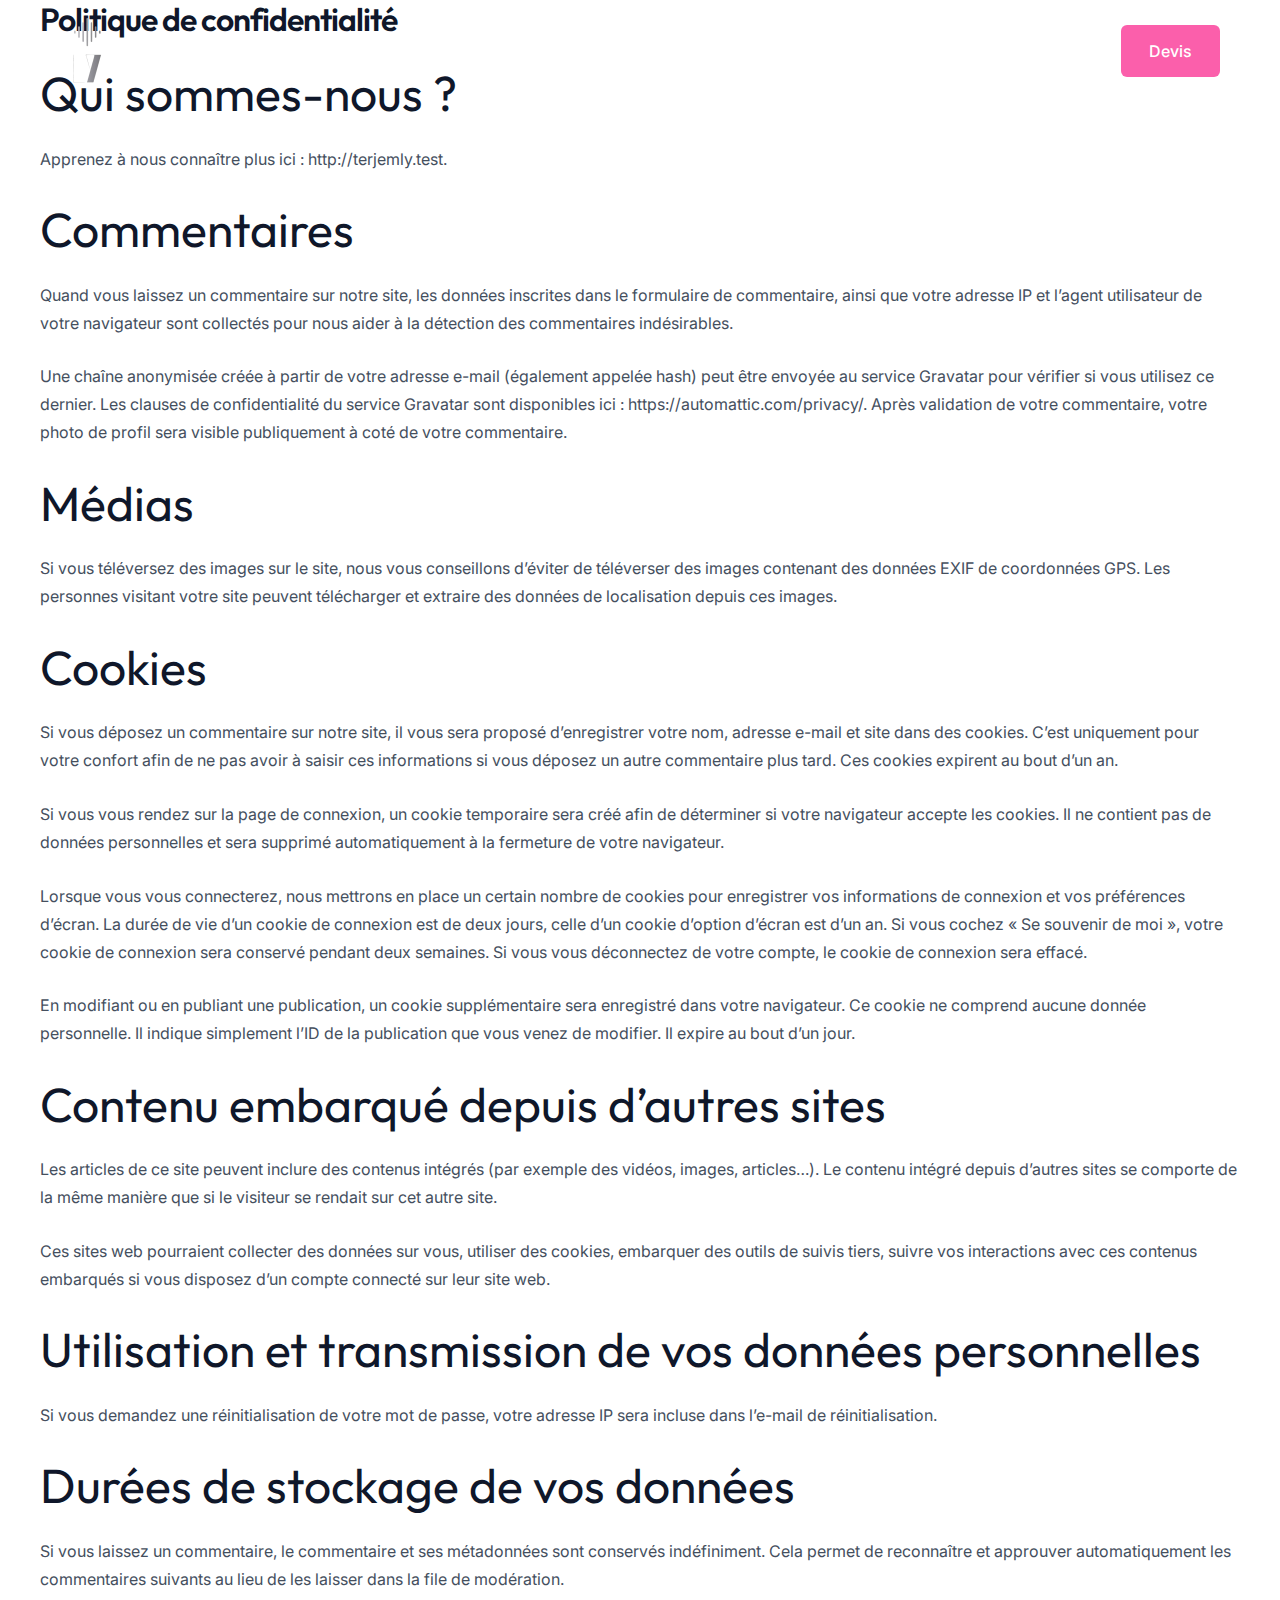
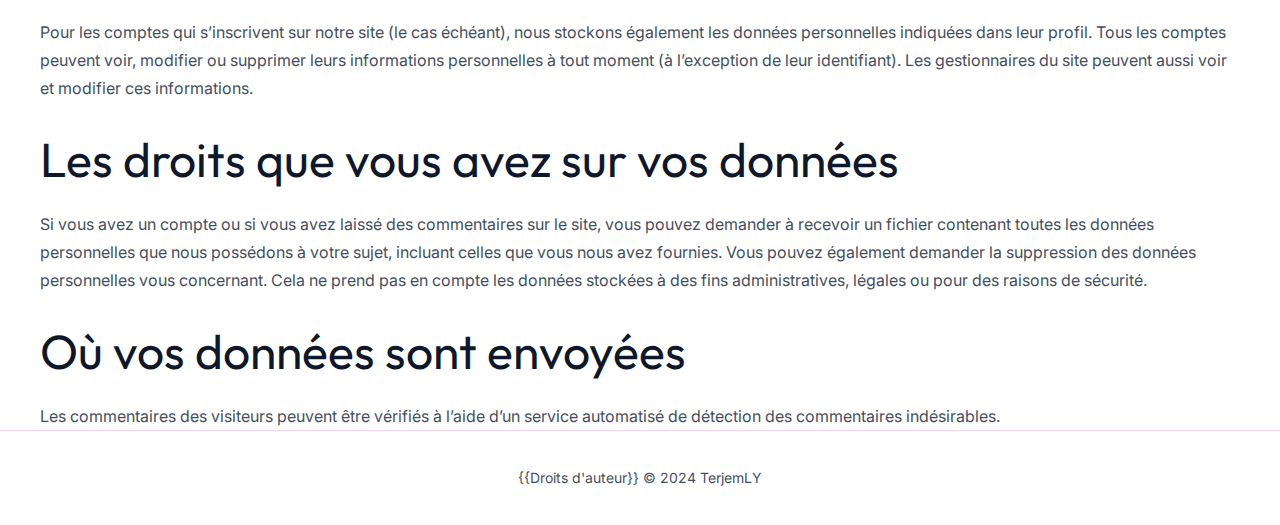
<file: politique-de-confidentialite/index.html>
<!DOCTYPE html>
<html lang="fr-FR">
<head>
<meta charset="UTF-8">
<meta name="viewport" content="width=device-width, initial-scale=1">
	 <link rel="profile" href="https://gmpg.org/xfn/11"> 
	 <title>Politique de confidentialité &#8211; TerjemLY</title>
<meta name="robots" content="max-image-preview:large">
<link rel="dns-prefetch" href="//fonts.googleapis.com">
<link rel="alternate" type="application/rss+xml" title="TerjemLY &raquo; Flux" href="./../feed/index.html">
<link rel="alternate" type="application/rss+xml" title="TerjemLY &raquo; Flux des commentaires" href="./../comments/feed/index.html">
<link rel="alternate" type="application/rss+xml" title="TerjemLY &raquo; Politique de confidentialité Flux des commentaires" href="./feed/index.html">
<script>
window._wpemojiSettings = {"baseUrl":"https:\/\/s.w.org\/images\/core\/emoji\/15.0.3\/72x72\/","ext":".png","svgUrl":"https:\/\/s.w.org\/images\/core\/emoji\/15.0.3\/svg\/","svgExt":".svg","source":{"concatemoji":".\/\/wp-includes\/js\/wp-emoji-release.min.js?ver=6.5.2"}};
/*! This file is auto-generated */
!function(i,n){var o,s,e;function c(e){try{var t={supportTests:e,timestamp:(new Date).valueOf()};sessionStorage.setItem(o,JSON.stringify(t))}catch(e){}}function p(e,t,n){e.clearRect(0,0,e.canvas.width,e.canvas.height),e.fillText(t,0,0);var t=new Uint32Array(e.getImageData(0,0,e.canvas.width,e.canvas.height).data),r=(e.clearRect(0,0,e.canvas.width,e.canvas.height),e.fillText(n,0,0),new Uint32Array(e.getImageData(0,0,e.canvas.width,e.canvas.height).data));return t.every(function(e,t){return e===r[t]})}function u(e,t,n){switch(t){case"flag":return n(e,"🏳️‍⚧️","🏳️​⚧️")?!1:!n(e,"🇺🇳","🇺​🇳")&&!n(e,"🏴󠁧󠁢󠁥󠁮󠁧󠁿","🏴​󠁧​󠁢​󠁥​󠁮​󠁧​󠁿");case"emoji":return!n(e,"🐦‍⬛","🐦​⬛")}return!1}function f(e,t,n){var r="undefined"!=typeof WorkerGlobalScope&&self instanceof WorkerGlobalScope?new OffscreenCanvas(300,150):i.createElement("canvas"),a=r.getContext("2d",{willReadFrequently:!0}),o=(a.textBaseline="top",a.font="600 32px Arial",{});return e.forEach(function(e){o[e]=t(a,e,n)}),o}function t(e){var t=i.createElement("script");t.src=e,t.defer=!0,i.head.appendChild(t)}"undefined"!=typeof Promise&&(o="wpEmojiSettingsSupports",s=["flag","emoji"],n.supports={everything:!0,everythingExceptFlag:!0},e=new Promise(function(e){i.addEventListener("DOMContentLoaded",e,{once:!0})}),new Promise(function(t){var n=function(){try{var e=JSON.parse(sessionStorage.getItem(o));if("object"==typeof e&&"number"==typeof e.timestamp&&(new Date).valueOf()<e.timestamp+604800&&"object"==typeof e.supportTests)return e.supportTests}catch(e){}return null}();if(!n){if("undefined"!=typeof Worker&&"undefined"!=typeof OffscreenCanvas&&"undefined"!=typeof URL&&URL.createObjectURL&&"undefined"!=typeof Blob)try{var e="postMessage("+f.toString()+"("+[JSON.stringify(s),u.toString(),p.toString()].join(",")+"));",r=new Blob([e],{type:"text/javascript"}),a=new Worker(URL.createObjectURL(r),{name:"wpTestEmojiSupports"});return void(a.onmessage=function(e){c(n=e.data),a.terminate(),t(n)})}catch(e){}c(n=f(s,u,p))}t(n)}).then(function(e){for(var t in e)n.supports[t]=e[t],n.supports.everything=n.supports.everything&&n.supports[t],"flag"!==t&&(n.supports.everythingExceptFlag=n.supports.everythingExceptFlag&&n.supports[t]);n.supports.everythingExceptFlag=n.supports.everythingExceptFlag&&!n.supports.flag,n.DOMReady=!1,n.readyCallback=function(){n.DOMReady=!0}}).then(function(){return e}).then(function(){var e;n.supports.everything||(n.readyCallback(),(e=n.source||{}).concatemoji?t(e.concatemoji):e.wpemoji&&e.twemoji&&(t(e.twemoji),t(e.wpemoji)))}))}((window,document),window._wpemojiSettings);
</script>
<link rel="stylesheet" id="astra-theme-css-css" href="./../wp-content/themes/astra/assets/css/minified/main.min.css?ver=4.6.11" media="all">
<style id="astra-theme-css-inline-css">:root{--ast-container-default-xlg-padding:3em;--ast-container-default-lg-padding:3em;--ast-container-default-slg-padding:2em;--ast-container-default-md-padding:3em;--ast-container-default-sm-padding:3em;--ast-container-default-xs-padding:2.4em;--ast-container-default-xxs-padding:1.8em;--ast-code-block-background:#ECEFF3;--ast-comment-inputs-background:#F9FAFB;--ast-normal-container-width:1200px;--ast-narrow-container-width:750px;--ast-blog-title-font-weight:normal;--ast-blog-meta-weight:inherit;}html{font-size:100%;}a{color:var(--ast-global-color-0);}a:hover,a:focus{color:var(--ast-global-color-1);}body,button,input,select,textarea,.ast-button,.ast-custom-button{font-family:'Inter',sans-serif;font-weight:400;font-size:16px;font-size:1rem;line-height:var(--ast-body-line-height,1.75em);}blockquote{color:var(--ast-global-color-3);}h1,.entry-content h1,h2,.entry-content h2,h3,.entry-content h3,h4,.entry-content h4,h5,.entry-content h5,h6,.entry-content h6,.site-title,.site-title a{font-family:'Outfit',sans-serif;font-weight:600;}.ast-site-identity .site-title a{color:var(--ast-global-color-2);}.site-title{font-size:28px;font-size:1.75rem;display:block;}header .custom-logo-link img{max-width:58px;}.astra-logo-svg{width:58px;}.site-header .site-description{font-size:15px;font-size:0.9375rem;display:none;}.entry-title{font-size:26px;font-size:1.625rem;}.archive .ast-article-post .ast-article-inner,.blog .ast-article-post .ast-article-inner,.archive .ast-article-post .ast-article-inner:hover,.blog .ast-article-post .ast-article-inner:hover{overflow:hidden;}h1,.entry-content h1{font-size:68px;font-size:4.25rem;font-weight:normal;font-family:'Outfit',sans-serif;line-height:1.1em;letter-spacing:-1px;}h2,.entry-content h2{font-size:48px;font-size:3rem;font-weight:normal;font-family:'Outfit',sans-serif;line-height:1.3em;}h3,.entry-content h3{font-size:23px;font-size:1.4375rem;font-weight:normal;font-family:'Outfit',sans-serif;line-height:1.2em;}h4,.entry-content h4{font-size:22px;font-size:1.375rem;line-height:1.3em;font-weight:normal;font-family:'Outfit',sans-serif;}h5,.entry-content h5{font-size:20px;font-size:1.25rem;line-height:1.5em;font-weight:normal;font-family:'Outfit',sans-serif;}h6,.entry-content h6{font-size:16px;font-size:1rem;line-height:1.25em;font-weight:600;font-family:'Outfit',sans-serif;}::selection{background-color:var(--ast-global-color-0);color:#000000;}body,h1,.entry-title a,.entry-content h1,h2,.entry-content h2,h3,.entry-content h3,h4,.entry-content h4,h5,.entry-content h5,h6,.entry-content h6{color:var(--ast-global-color-3);}.tagcloud a:hover,.tagcloud a:focus,.tagcloud a.current-item{color:#000000;border-color:var(--ast-global-color-0);background-color:var(--ast-global-color-0);}input:focus,input[type="text"]:focus,input[type="email"]:focus,input[type="url"]:focus,input[type="password"]:focus,input[type="reset"]:focus,input[type="search"]:focus,textarea:focus{border-color:var(--ast-global-color-0);}input[type="radio"]:checked,input[type=reset],input[type="checkbox"]:checked,input[type="checkbox"]:hover:checked,input[type="checkbox"]:focus:checked,input[type=range]::-webkit-slider-thumb{border-color:var(--ast-global-color-0);background-color:var(--ast-global-color-0);box-shadow:none;}.site-footer a:hover + .post-count,.site-footer a:focus + .post-count{background:var(--ast-global-color-0);border-color:var(--ast-global-color-0);}.single .nav-links .nav-previous,.single .nav-links .nav-next{color:var(--ast-global-color-0);}.entry-meta,.entry-meta *{line-height:1.45;color:var(--ast-global-color-0);}.entry-meta a:not(.ast-button):hover,.entry-meta a:not(.ast-button):hover *,.entry-meta a:not(.ast-button):focus,.entry-meta a:not(.ast-button):focus *,.page-links > .page-link,.page-links .page-link:hover,.post-navigation a:hover{color:var(--ast-global-color-1);}#cat option,.secondary .calendar_wrap thead a,.secondary .calendar_wrap thead a:visited{color:var(--ast-global-color-0);}.secondary .calendar_wrap #today,.ast-progress-val span{background:var(--ast-global-color-0);}.secondary a:hover + .post-count,.secondary a:focus + .post-count{background:var(--ast-global-color-0);border-color:var(--ast-global-color-0);}.calendar_wrap #today > a{color:#000000;}.page-links .page-link,.single .post-navigation a{color:var(--ast-global-color-0);}.ast-search-menu-icon .search-form button.search-submit{padding:0 4px;}.ast-search-menu-icon form.search-form{padding-right:0;}.ast-search-menu-icon.slide-search input.search-field{width:0;}.ast-header-search .ast-search-menu-icon.ast-dropdown-active .search-form,.ast-header-search .ast-search-menu-icon.ast-dropdown-active .search-field:focus{transition:all 0.2s;}.search-form input.search-field:focus{outline:none;}.ast-archive-title{color:var(--ast-global-color-2);}.widget-title,.widget .wp-block-heading{font-size:22px;font-size:1.375rem;color:var(--ast-global-color-2);}.ast-single-post .entry-content a,.ast-comment-content a:not(.ast-comment-edit-reply-wrap a){text-decoration:underline;}.ast-single-post .wp-block-button .wp-block-button__link,.ast-single-post .elementor-button-wrapper .elementor-button,.ast-single-post .entry-content .uagb-tab a,.ast-single-post .entry-content .uagb-ifb-cta a,.ast-single-post .entry-content .wp-block-uagb-buttons a,.ast-single-post .entry-content .uabb-module-content a,.ast-single-post .entry-content .uagb-post-grid a,.ast-single-post .entry-content .uagb-timeline a,.ast-single-post .entry-content .uagb-toc__wrap a,.ast-single-post .entry-content .uagb-taxomony-box a,.ast-single-post .entry-content .woocommerce a,.entry-content .wp-block-latest-posts > li > a,.ast-single-post .entry-content .wp-block-file__button,li.ast-post-filter-single,.ast-single-post .wp-block-buttons .wp-block-button.is-style-outline .wp-block-button__link,.ast-single-post .ast-comment-content .comment-reply-link,.ast-single-post .ast-comment-content .comment-edit-link{text-decoration:none;}.ast-search-menu-icon.slide-search a:focus-visible:focus-visible,.astra-search-icon:focus-visible,#close:focus-visible,a:focus-visible,.ast-menu-toggle:focus-visible,.site .skip-link:focus-visible,.wp-block-loginout input:focus-visible,.wp-block-search.wp-block-search__button-inside .wp-block-search__inside-wrapper,.ast-header-navigation-arrow:focus-visible,.woocommerce .wc-proceed-to-checkout > .checkout-button:focus-visible,.woocommerce .woocommerce-MyAccount-navigation ul li a:focus-visible,.ast-orders-table__row .ast-orders-table__cell:focus-visible,.woocommerce .woocommerce-order-details .order-again > .button:focus-visible,.woocommerce .woocommerce-message a.button.wc-forward:focus-visible,.woocommerce #minus_qty:focus-visible,.woocommerce #plus_qty:focus-visible,a#ast-apply-coupon:focus-visible,.woocommerce .woocommerce-info a:focus-visible,.woocommerce .astra-shop-summary-wrap a:focus-visible,.woocommerce a.wc-forward:focus-visible,#ast-apply-coupon:focus-visible,.woocommerce-js .woocommerce-mini-cart-item a.remove:focus-visible,#close:focus-visible,.button.search-submit:focus-visible,#search_submit:focus,.normal-search:focus-visible{outline-style:dotted;outline-color:inherit;outline-width:thin;}input:focus,input[type="text"]:focus,input[type="email"]:focus,input[type="url"]:focus,input[type="password"]:focus,input[type="reset"]:focus,input[type="search"]:focus,input[type="number"]:focus,textarea:focus,.wp-block-search__input:focus,[data-section="section-header-mobile-trigger"] .ast-button-wrap .ast-mobile-menu-trigger-minimal:focus,.ast-mobile-popup-drawer.active .menu-toggle-close:focus,.woocommerce-ordering select.orderby:focus,#ast-scroll-top:focus,#coupon_code:focus,.woocommerce-page #comment:focus,.woocommerce #reviews #respond input#submit:focus,.woocommerce a.add_to_cart_button:focus,.woocommerce .button.single_add_to_cart_button:focus,.woocommerce .woocommerce-cart-form button:focus,.woocommerce .woocommerce-cart-form__cart-item .quantity .qty:focus,.woocommerce .woocommerce-billing-fields .woocommerce-billing-fields__field-wrapper .woocommerce-input-wrapper > .input-text:focus,.woocommerce #order_comments:focus,.woocommerce #place_order:focus,.woocommerce .woocommerce-address-fields .woocommerce-address-fields__field-wrapper .woocommerce-input-wrapper > .input-text:focus,.woocommerce .woocommerce-MyAccount-content form button:focus,.woocommerce .woocommerce-MyAccount-content .woocommerce-EditAccountForm .woocommerce-form-row .woocommerce-Input.input-text:focus,.woocommerce .ast-woocommerce-container .woocommerce-pagination ul.page-numbers li a:focus,body #content .woocommerce form .form-row .select2-container--default .select2-selection--single:focus,#ast-coupon-code:focus,.woocommerce.woocommerce-js .quantity input[type=number]:focus,.woocommerce-js .woocommerce-mini-cart-item .quantity input[type=number]:focus,.woocommerce p#ast-coupon-trigger:focus{border-style:dotted;border-color:inherit;border-width:thin;}input{outline:none;}.ast-logo-title-inline .site-logo-img{padding-right:1em;}.site-logo-img img{ transition:all 0.2s linear;}body .ast-oembed-container *{position:absolute;top:0;width:100%;height:100%;left:0;}body .wp-block-embed-pocket-casts .ast-oembed-container *{position:unset;}.ast-single-post-featured-section + article {margin-top: 2em;}.site-content .ast-single-post-featured-section img {width: 100%;overflow: hidden;object-fit: cover;}.site > .ast-single-related-posts-container {margin-top: 0;}@media (min-width: 922px) {.ast-desktop .ast-container--narrow {max-width: var(--ast-narrow-container-width);margin: 0 auto;}}@media (max-width:921px){#ast-desktop-header{display:none;}}@media (min-width:922px){#ast-mobile-header{display:none;}}.wp-block-buttons.aligncenter{justify-content:center;}@media (max-width:921px){.ast-theme-transparent-header #primary,.ast-theme-transparent-header #secondary{padding:0;}}@media (max-width:921px){.ast-plain-container.ast-no-sidebar #primary{padding:0;}}.ast-plain-container.ast-no-sidebar #primary{margin-top:0;margin-bottom:0;}@media (max-width:921px){.ast-separate-container.ast-single-post.ast-right-sidebar #primary,.ast-separate-container.ast-single-post.ast-left-sidebar #primary,.ast-separate-container.ast-single-post #primary,.ast-plain-container #primary,.ast-narrow-container #primary{margin-top:40px;margin-bottom:20px;}.ast-separate-container.ast-single-post.ast-right-sidebar #primary,.ast-separate-container.ast-single-post.ast-left-sidebar #primary,.ast-separate-container.ast-single-post #primary,.ast-plain-container.ast-single-post #primary,.ast-narrow-container.ast-single-post #primary{margin-top:40px;margin-bottom:20px;}}@media (max-width:544px){.ast-separate-container.ast-single-post.ast-right-sidebar #primary,.ast-separate-container.ast-single-post.ast-left-sidebar #primary,.ast-separate-container.ast-single-post #primary,.ast-plain-container.ast-single-post #primary,.ast-narrow-container.ast-single-post #primary{margin-top:30px;margin-bottom:20px;}}@media (max-width:921px){.ast-separate-container #primary,.ast-narrow-container #primary{padding-top:0px;}}@media (max-width:544px){.ast-separate-container #primary,.ast-narrow-container #primary{padding-top:0px;}}@media (max-width:921px){.ast-separate-container #primary,.ast-narrow-container #primary{padding-bottom:0px;}}@media (max-width:544px){.ast-separate-container #primary,.ast-narrow-container #primary{padding-bottom:0px;}}.wp-block-button.is-style-outline .wp-block-button__link{border-color:var(--ast-global-color-0);}div.wp-block-button.is-style-outline > .wp-block-button__link:not(.has-text-color),div.wp-block-button.wp-block-button__link.is-style-outline:not(.has-text-color){color:var(--ast-global-color-0);}.wp-block-button.is-style-outline .wp-block-button__link:hover,.wp-block-buttons .wp-block-button.is-style-outline .wp-block-button__link:focus,.wp-block-buttons .wp-block-button.is-style-outline > .wp-block-button__link:not(.has-text-color):hover,.wp-block-buttons .wp-block-button.wp-block-button__link.is-style-outline:not(.has-text-color):hover{color:#ffffff;background-color:var(--ast-global-color-1);border-color:var(--ast-global-color-1);}.post-page-numbers.current .page-link,.ast-pagination .page-numbers.current{color:#000000;border-color:var(--ast-global-color-0);background-color:var(--ast-global-color-0);}.wp-block-button.is-style-outline .wp-block-button__link.wp-element-button,.ast-outline-button{border-color:var(--ast-global-color-0);font-family:inherit;font-weight:500;font-size:16px;font-size:1rem;line-height:1em;text-decoration:initial;border-top-left-radius:6px;border-top-right-radius:6px;border-bottom-right-radius:6px;border-bottom-left-radius:6px;}.wp-block-buttons .wp-block-button.is-style-outline > .wp-block-button__link:not(.has-text-color),.wp-block-buttons .wp-block-button.wp-block-button__link.is-style-outline:not(.has-text-color),.ast-outline-button{color:var(--ast-global-color-0);}.wp-block-button.is-style-outline .wp-block-button__link:hover,.wp-block-buttons .wp-block-button.is-style-outline .wp-block-button__link:focus,.wp-block-buttons .wp-block-button.is-style-outline > .wp-block-button__link:not(.has-text-color):hover,.wp-block-buttons .wp-block-button.wp-block-button__link.is-style-outline:not(.has-text-color):hover,.ast-outline-button:hover,.ast-outline-button:focus,.wp-block-uagb-buttons-child .uagb-buttons-repeater.ast-outline-button:hover,.wp-block-uagb-buttons-child .uagb-buttons-repeater.ast-outline-button:focus{color:#ffffff;background-color:var(--ast-global-color-1);border-color:var(--ast-global-color-1);}.wp-block-button .wp-block-button__link.wp-element-button.is-style-outline:not(.has-background),.wp-block-button.is-style-outline>.wp-block-button__link.wp-element-button:not(.has-background),.ast-outline-button{background-color:var(--ast-global-color-0);}.entry-content[ast-blocks-layout] > figure{margin-bottom:1em;}h1.widget-title{font-weight:normal;}h2.widget-title{font-weight:normal;}h3.widget-title{font-weight:normal;}#page{display:flex;flex-direction:column;min-height:100vh;}.ast-404-layout-1 h1.page-title{color:var(--ast-global-color-2);}.single .post-navigation a{line-height:1em;height:inherit;}.error-404 .page-sub-title{font-size:1.5rem;font-weight:inherit;}.search .site-content .content-area .search-form{margin-bottom:0;}#page .site-content{flex-grow:1;}.widget{margin-bottom:1.25em;}#secondary li{line-height:1.5em;}#secondary .wp-block-group h2{margin-bottom:0.7em;}#secondary h2{font-size:1.7rem;}.ast-separate-container .ast-article-post,.ast-separate-container .ast-article-single,.ast-separate-container .comment-respond{padding:3em;}.ast-separate-container .ast-article-single .ast-article-single{padding:0;}.ast-article-single .wp-block-post-template-is-layout-grid{padding-left:0;}.ast-separate-container .comments-title,.ast-narrow-container .comments-title{padding:1.5em 2em;}.ast-page-builder-template .comment-form-textarea,.ast-comment-formwrap .ast-grid-common-col{padding:0;}.ast-comment-formwrap{padding:0;display:inline-flex;column-gap:20px;width:100%;margin-left:0;margin-right:0;}.comments-area textarea#comment:focus,.comments-area textarea#comment:active,.comments-area .ast-comment-formwrap input[type="text"]:focus,.comments-area .ast-comment-formwrap input[type="text"]:active {box-shadow:none;outline:none;}.archive.ast-page-builder-template .entry-header{margin-top:2em;}.ast-page-builder-template .ast-comment-formwrap{width:100%;}.entry-title{margin-bottom:0.5em;}.ast-archive-description p{font-size:inherit;font-weight:inherit;line-height:inherit;}.ast-separate-container .ast-comment-list li.depth-1,.hentry{margin-bottom:2em;}@media (min-width:921px){.ast-left-sidebar.ast-page-builder-template #secondary,.archive.ast-right-sidebar.ast-page-builder-template .site-main{padding-left:20px;padding-right:20px;}}@media (max-width:544px){.ast-comment-formwrap.ast-row{column-gap:10px;display:inline-block;}#ast-commentform .ast-grid-common-col{position:relative;width:100%;}}@media (min-width:1201px){.ast-separate-container .ast-article-post,.ast-separate-container .ast-article-single,.ast-separate-container .ast-author-box,.ast-separate-container .ast-404-layout-1,.ast-separate-container .no-results{padding:3em;}}@media (max-width:921px){.ast-separate-container #primary,.ast-separate-container #secondary{padding:1.5em 0;}#primary,#secondary{padding:1.5em 0;margin:0;}.ast-left-sidebar #content > .ast-container{display:flex;flex-direction:column-reverse;width:100%;}}@media (min-width:922px){.ast-separate-container.ast-right-sidebar #primary,.ast-separate-container.ast-left-sidebar #primary{border:0;}.search-no-results.ast-separate-container #primary{margin-bottom:4em;}}.wp-block-button .wp-block-button__link{color:#ffffff;}.wp-block-button .wp-block-button__link:hover,.wp-block-button .wp-block-button__link:focus{color:#ffffff;background-color:var(--ast-global-color-1);border-color:var(--ast-global-color-1);}.wp-block-button .wp-block-button__link,.wp-block-search .wp-block-search__button,body .wp-block-file .wp-block-file__button{border-style:solid;border-top-width:0px;border-right-width:0px;border-left-width:0px;border-bottom-width:0px;border-color:var(--ast-global-color-0);background-color:var(--ast-global-color-0);color:#ffffff;font-family:inherit;font-weight:500;line-height:1em;text-decoration:initial;font-size:16px;font-size:1rem;border-top-left-radius:6px;border-top-right-radius:6px;border-bottom-right-radius:6px;border-bottom-left-radius:6px;padding-top:18px;padding-right:28px;padding-bottom:18px;padding-left:28px;}.menu-toggle,button,.ast-button,.ast-custom-button,.button,input#submit,input[type="button"],input[type="submit"],input[type="reset"],form[CLASS*="wp-block-search__"].wp-block-search .wp-block-search__inside-wrapper .wp-block-search__button,body .wp-block-file .wp-block-file__button,.search .search-submit,.woocommerce-js a.button,.woocommerce button.button,.woocommerce .woocommerce-message a.button,.woocommerce #respond input#submit.alt,.woocommerce input.button.alt,.woocommerce input.button,.woocommerce input.button:disabled,.woocommerce input.button:disabled[disabled],.woocommerce input.button:disabled:hover,.woocommerce input.button:disabled[disabled]:hover,.woocommerce #respond input#submit,.woocommerce button.button.alt.disabled,.wc-block-grid__products .wc-block-grid__product .wp-block-button__link,.wc-block-grid__product-onsale,[CLASS*="wc-block"] button,.woocommerce-js .astra-cart-drawer .astra-cart-drawer-content .woocommerce-mini-cart__buttons .button:not(.checkout):not(.ast-continue-shopping),.woocommerce-js .astra-cart-drawer .astra-cart-drawer-content .woocommerce-mini-cart__buttons a.checkout,.woocommerce button.button.alt.disabled.wc-variation-selection-needed,[CLASS*="wc-block"] .wc-block-components-button{border-style:solid;border-top-width:0px;border-right-width:0px;border-left-width:0px;border-bottom-width:0px;color:#ffffff;border-color:var(--ast-global-color-0);background-color:var(--ast-global-color-0);padding-top:18px;padding-right:28px;padding-bottom:18px;padding-left:28px;font-family:inherit;font-weight:500;font-size:16px;font-size:1rem;line-height:1em;text-decoration:initial;border-top-left-radius:6px;border-top-right-radius:6px;border-bottom-right-radius:6px;border-bottom-left-radius:6px;}button:focus,.menu-toggle:hover,button:hover,.ast-button:hover,.ast-custom-button:hover .button:hover,.ast-custom-button:hover ,input[type=reset]:hover,input[type=reset]:focus,input#submit:hover,input#submit:focus,input[type="button"]:hover,input[type="button"]:focus,input[type="submit"]:hover,input[type="submit"]:focus,form[CLASS*="wp-block-search__"].wp-block-search .wp-block-search__inside-wrapper .wp-block-search__button:hover,form[CLASS*="wp-block-search__"].wp-block-search .wp-block-search__inside-wrapper .wp-block-search__button:focus,body .wp-block-file .wp-block-file__button:hover,body .wp-block-file .wp-block-file__button:focus,.woocommerce-js a.button:hover,.woocommerce button.button:hover,.woocommerce .woocommerce-message a.button:hover,.woocommerce #respond input#submit:hover,.woocommerce #respond input#submit.alt:hover,.woocommerce input.button.alt:hover,.woocommerce input.button:hover,.woocommerce button.button.alt.disabled:hover,.wc-block-grid__products .wc-block-grid__product .wp-block-button__link:hover,[CLASS*="wc-block"] button:hover,.woocommerce-js .astra-cart-drawer .astra-cart-drawer-content .woocommerce-mini-cart__buttons .button:not(.checkout):not(.ast-continue-shopping):hover,.woocommerce-js .astra-cart-drawer .astra-cart-drawer-content .woocommerce-mini-cart__buttons a.checkout:hover,.woocommerce button.button.alt.disabled.wc-variation-selection-needed:hover,[CLASS*="wc-block"] .wc-block-components-button:hover,[CLASS*="wc-block"] .wc-block-components-button:focus{color:#ffffff;background-color:var(--ast-global-color-1);border-color:var(--ast-global-color-1);}form[CLASS*="wp-block-search__"].wp-block-search .wp-block-search__inside-wrapper .wp-block-search__button.has-icon{padding-top:calc(18px - 3px);padding-right:calc(28px - 3px);padding-bottom:calc(18px - 3px);padding-left:calc(28px - 3px);}@media (max-width:921px){.ast-mobile-header-stack .main-header-bar .ast-search-menu-icon{display:inline-block;}.ast-header-break-point.ast-header-custom-item-outside .ast-mobile-header-stack .main-header-bar .ast-search-icon{margin:0;}.ast-comment-avatar-wrap img{max-width:2.5em;}.ast-comment-meta{padding:0 1.8888em 1.3333em;}.ast-separate-container .ast-comment-list li.depth-1{padding:1.5em 2.14em;}.ast-separate-container .comment-respond{padding:2em 2.14em;}}@media (min-width:544px){.ast-container{max-width:100%;}}@media (max-width:544px){.ast-separate-container .ast-article-post,.ast-separate-container .ast-article-single,.ast-separate-container .comments-title,.ast-separate-container .ast-archive-description{padding:1.5em 1em;}.ast-separate-container #content .ast-container{padding-left:0.54em;padding-right:0.54em;}.ast-separate-container .ast-comment-list .bypostauthor{padding:.5em;}.ast-search-menu-icon.ast-dropdown-active .search-field{width:170px;}}.ast-separate-container{background-color:var(--ast-global-color-4);;background-image:none;;}@media (max-width:921px){.site-title{display:block;}.site-header .site-description{display:none;}.entry-title{font-size:24px;font-size:1.5rem;}h1,.entry-content h1{font-size:48px;}h2,.entry-content h2{font-size:32px;}h3,.entry-content h3{font-size:22px;}}@media (max-width:544px){.site-title{font-size:24px;font-size:1.5rem;display:block;}.site-header .site-description{display:none;}.entry-title{font-size:24px;font-size:1.5rem;}h1,.entry-content h1{font-size:40px;}h2,.entry-content h2{font-size:30px;}h3,.entry-content h3{font-size:20px;}h4,.entry-content h4{font-size:20px;font-size:1.25rem;}header .custom-logo-link img,.ast-header-break-point .site-branding img,.ast-header-break-point .custom-logo-link img{max-width:38px;}.astra-logo-svg{width:38px;}.astra-logo-svg:not(.sticky-custom-logo .astra-logo-svg,.transparent-custom-logo .astra-logo-svg,.advanced-header-logo .astra-logo-svg){height:38px;}.ast-header-break-point .site-logo-img .custom-mobile-logo-link img{max-width:38px;}}@media (max-width:921px){html{font-size:91.2%;}}@media (max-width:544px){html{font-size:91.2%;}}@media (min-width:922px){.ast-container{max-width:1240px;}}@media (min-width:922px){.site-content .ast-container{display:flex;}}@media (max-width:921px){.site-content .ast-container{flex-direction:column;}}@media (min-width:922px){.main-header-menu .sub-menu .menu-item.ast-left-align-sub-menu:hover > .sub-menu,.main-header-menu .sub-menu .menu-item.ast-left-align-sub-menu.focus > .sub-menu{margin-left:-0px;}}.ast-theme-transparent-header [CLASS*="ast-header-button-"] .ast-custom-button{color:#ffffff;background:var(--ast-global-color-0);}.ast-theme-transparent-header [CLASS*="ast-header-button-"] .ast-custom-button:hover{color:#ffffff;background:var(--ast-global-color-1);}.ast-theme-transparent-header [data-section="section-header-mobile-trigger"] .ast-button-wrap .mobile-menu-toggle-icon .ast-mobile-svg{fill:#ffffff;}.ast-theme-transparent-header [data-section="section-header-mobile-trigger"] .ast-button-wrap .mobile-menu-wrap .mobile-menu{color:#ffffff;}.ast-theme-transparent-header [data-section="section-header-mobile-trigger"] .ast-button-wrap .ast-mobile-menu-trigger-outline{background:transparent;color:#ffffff;border-color:#ffffff;}.site .comments-area{padding-top:2em;padding-bottom:3em;}.wp-block-file {display: flex;align-items: center;flex-wrap: wrap;justify-content: space-between;}.wp-block-pullquote {border: none;}.wp-block-pullquote blockquote::before {content: "\201D";font-family: "Helvetica",sans-serif;display: flex;transform: rotate( 180deg );font-size: 6rem;font-style: normal;line-height: 1;font-weight: bold;align-items: center;justify-content: center;}.has-text-align-right > blockquote::before {justify-content: flex-start;}.has-text-align-left > blockquote::before {justify-content: flex-end;}figure.wp-block-pullquote.is-style-solid-color blockquote {max-width: 100%;text-align: inherit;}html body {--wp--custom--ast-default-block-top-padding: 3em;--wp--custom--ast-default-block-right-padding: 3em;--wp--custom--ast-default-block-bottom-padding: 3em;--wp--custom--ast-default-block-left-padding: 3em;--wp--custom--ast-container-width: 1200px;--wp--custom--ast-content-width-size: 1200px;--wp--custom--ast-wide-width-size: calc(1200px + var(--wp--custom--ast-default-block-left-padding) + var(--wp--custom--ast-default-block-right-padding));}.ast-narrow-container {--wp--custom--ast-content-width-size: 750px;--wp--custom--ast-wide-width-size: 750px;}@media(max-width: 921px) {html body {--wp--custom--ast-default-block-top-padding: 3em;--wp--custom--ast-default-block-right-padding: 2em;--wp--custom--ast-default-block-bottom-padding: 3em;--wp--custom--ast-default-block-left-padding: 2em;}}@media(max-width: 544px) {html body {--wp--custom--ast-default-block-top-padding: 3em;--wp--custom--ast-default-block-right-padding: 1.5em;--wp--custom--ast-default-block-bottom-padding: 3em;--wp--custom--ast-default-block-left-padding: 1.5em;}}.entry-content > .wp-block-group,.entry-content > .wp-block-cover,.entry-content > .wp-block-columns {padding-top: var(--wp--custom--ast-default-block-top-padding);padding-right: var(--wp--custom--ast-default-block-right-padding);padding-bottom: var(--wp--custom--ast-default-block-bottom-padding);padding-left: var(--wp--custom--ast-default-block-left-padding);}.ast-plain-container.ast-no-sidebar .entry-content > .alignfull,.ast-page-builder-template .ast-no-sidebar .entry-content > .alignfull {margin-left: calc( -50vw + 50%);margin-right: calc( -50vw + 50%);max-width: 100vw;width: 100vw;}.ast-plain-container.ast-no-sidebar .entry-content .alignfull .alignfull,.ast-page-builder-template.ast-no-sidebar .entry-content .alignfull .alignfull,.ast-plain-container.ast-no-sidebar .entry-content .alignfull .alignwide,.ast-page-builder-template.ast-no-sidebar .entry-content .alignfull .alignwide,.ast-plain-container.ast-no-sidebar .entry-content .alignwide .alignfull,.ast-page-builder-template.ast-no-sidebar .entry-content .alignwide .alignfull,.ast-plain-container.ast-no-sidebar .entry-content .alignwide .alignwide,.ast-page-builder-template.ast-no-sidebar .entry-content .alignwide .alignwide,.ast-plain-container.ast-no-sidebar .entry-content .wp-block-column .alignfull,.ast-page-builder-template.ast-no-sidebar .entry-content .wp-block-column .alignfull,.ast-plain-container.ast-no-sidebar .entry-content .wp-block-column .alignwide,.ast-page-builder-template.ast-no-sidebar .entry-content .wp-block-column .alignwide {margin-left: auto;margin-right: auto;width: 100%;}[ast-blocks-layout] .wp-block-separator:not(.is-style-dots) {height: 0;}[ast-blocks-layout] .wp-block-separator {margin: 20px auto;}[ast-blocks-layout] .wp-block-separator:not(.is-style-wide):not(.is-style-dots) {max-width: 100px;}[ast-blocks-layout] .wp-block-separator.has-background {padding: 0;}.entry-content[ast-blocks-layout] > * {max-width: var(--wp--custom--ast-content-width-size);margin-left: auto;margin-right: auto;}.entry-content[ast-blocks-layout] > .alignwide {max-width: var(--wp--custom--ast-wide-width-size);}.entry-content[ast-blocks-layout] .alignfull {max-width: none;}.entry-content .wp-block-columns {margin-bottom: 0;}blockquote {margin: 1.5em;border-color: rgba(0,0,0,0.05);}.wp-block-quote:not(.has-text-align-right):not(.has-text-align-center) {border-left: 5px solid rgba(0,0,0,0.05);}.has-text-align-right > blockquote,blockquote.has-text-align-right {border-right: 5px solid rgba(0,0,0,0.05);}.has-text-align-left > blockquote,blockquote.has-text-align-left {border-left: 5px solid rgba(0,0,0,0.05);}.wp-block-site-tagline,.wp-block-latest-posts .read-more {margin-top: 15px;}.wp-block-loginout p label {display: block;}.wp-block-loginout p:not(.login-remember):not(.login-submit) input {width: 100%;}.wp-block-loginout input:focus {border-color: transparent;}.wp-block-loginout input:focus {outline: thin dotted;}.entry-content .wp-block-media-text .wp-block-media-text__content {padding: 0 0 0 8%;}.entry-content .wp-block-media-text.has-media-on-the-right .wp-block-media-text__content {padding: 0 8% 0 0;}.entry-content .wp-block-media-text.has-background .wp-block-media-text__content {padding: 8%;}.entry-content .wp-block-cover:not([class*="background-color"]) .wp-block-cover__inner-container,.entry-content .wp-block-cover:not([class*="background-color"]) .wp-block-cover-image-text,.entry-content .wp-block-cover:not([class*="background-color"]) .wp-block-cover-text,.entry-content .wp-block-cover-image:not([class*="background-color"]) .wp-block-cover__inner-container,.entry-content .wp-block-cover-image:not([class*="background-color"]) .wp-block-cover-image-text,.entry-content .wp-block-cover-image:not([class*="background-color"]) .wp-block-cover-text {color: var(--ast-global-color-5);}.wp-block-loginout .login-remember input {width: 1.1rem;height: 1.1rem;margin: 0 5px 4px 0;vertical-align: middle;}.wp-block-latest-posts > li > *:first-child,.wp-block-latest-posts:not(.is-grid) > li:first-child {margin-top: 0;}.wp-block-search__inside-wrapper .wp-block-search__input {padding: 0 10px;color: var(--ast-global-color-3);background: var(--ast-global-color-5);border-color: var(--ast-border-color);}.wp-block-latest-posts .read-more {margin-bottom: 1.5em;}.wp-block-search__no-button .wp-block-search__inside-wrapper .wp-block-search__input {padding-top: 5px;padding-bottom: 5px;}.wp-block-latest-posts .wp-block-latest-posts__post-date,.wp-block-latest-posts .wp-block-latest-posts__post-author {font-size: 1rem;}.wp-block-latest-posts > li > *,.wp-block-latest-posts:not(.is-grid) > li {margin-top: 12px;margin-bottom: 12px;}.ast-page-builder-template .entry-content[ast-blocks-layout] > *,.ast-page-builder-template .entry-content[ast-blocks-layout] > .alignfull > * {max-width: none;}.ast-page-builder-template .entry-content[ast-blocks-layout] > .alignwide > * {max-width: var(--wp--custom--ast-wide-width-size);}.ast-page-builder-template .entry-content[ast-blocks-layout] > .inherit-container-width > *,.ast-page-builder-template .entry-content[ast-blocks-layout] > * > *,.entry-content[ast-blocks-layout] > .wp-block-cover .wp-block-cover__inner-container {max-width: var(--wp--custom--ast-content-width-size);margin-left: auto;margin-right: auto;}.entry-content[ast-blocks-layout] .wp-block-cover:not(.alignleft):not(.alignright) {width: auto;}@media(max-width: 1200px) {.ast-separate-container .entry-content > .alignfull,.ast-separate-container .entry-content[ast-blocks-layout] > .alignwide,.ast-plain-container .entry-content[ast-blocks-layout] > .alignwide,.ast-plain-container .entry-content .alignfull {margin-left: calc(-1 * min(var(--ast-container-default-xlg-padding),20px)) ;margin-right: calc(-1 * min(var(--ast-container-default-xlg-padding),20px));}}@media(min-width: 1201px) {.ast-separate-container .entry-content > .alignfull {margin-left: calc(-1 * var(--ast-container-default-xlg-padding) );margin-right: calc(-1 * var(--ast-container-default-xlg-padding) );}.ast-separate-container .entry-content[ast-blocks-layout] > .alignwide,.ast-plain-container .entry-content[ast-blocks-layout] > .alignwide {margin-left: calc(-1 * var(--wp--custom--ast-default-block-left-padding) );margin-right: calc(-1 * var(--wp--custom--ast-default-block-right-padding) );}}@media(min-width: 921px) {.ast-separate-container .entry-content .wp-block-group.alignwide:not(.inherit-container-width) > :where(:not(.alignleft):not(.alignright)),.ast-plain-container .entry-content .wp-block-group.alignwide:not(.inherit-container-width) > :where(:not(.alignleft):not(.alignright)) {max-width: calc( var(--wp--custom--ast-content-width-size) + 80px );}.ast-plain-container.ast-right-sidebar .entry-content[ast-blocks-layout] .alignfull,.ast-plain-container.ast-left-sidebar .entry-content[ast-blocks-layout] .alignfull {margin-left: -60px;margin-right: -60px;}}@media(min-width: 544px) {.entry-content > .alignleft {margin-right: 20px;}.entry-content > .alignright {margin-left: 20px;}}@media (max-width:544px){.wp-block-columns .wp-block-column:not(:last-child){margin-bottom:20px;}.wp-block-latest-posts{margin:0;}}@media( max-width: 600px ) {.entry-content .wp-block-media-text .wp-block-media-text__content,.entry-content .wp-block-media-text.has-media-on-the-right .wp-block-media-text__content {padding: 8% 0 0;}.entry-content .wp-block-media-text.has-background .wp-block-media-text__content {padding: 8%;}}.ast-page-builder-template .entry-header {padding-left: 0;}.ast-narrow-container .site-content .wp-block-uagb-image--align-full .wp-block-uagb-image__figure {max-width: 100%;margin-left: auto;margin-right: auto;}.entry-content ul,.entry-content ol {padding: revert;margin: revert;}:root .has-ast-global-color-0-color{color:var(--ast-global-color-0);}:root .has-ast-global-color-0-background-color{background-color:var(--ast-global-color-0);}:root .wp-block-button .has-ast-global-color-0-color{color:var(--ast-global-color-0);}:root .wp-block-button .has-ast-global-color-0-background-color{background-color:var(--ast-global-color-0);}:root .has-ast-global-color-1-color{color:var(--ast-global-color-1);}:root .has-ast-global-color-1-background-color{background-color:var(--ast-global-color-1);}:root .wp-block-button .has-ast-global-color-1-color{color:var(--ast-global-color-1);}:root .wp-block-button .has-ast-global-color-1-background-color{background-color:var(--ast-global-color-1);}:root .has-ast-global-color-2-color{color:var(--ast-global-color-2);}:root .has-ast-global-color-2-background-color{background-color:var(--ast-global-color-2);}:root .wp-block-button .has-ast-global-color-2-color{color:var(--ast-global-color-2);}:root .wp-block-button .has-ast-global-color-2-background-color{background-color:var(--ast-global-color-2);}:root .has-ast-global-color-3-color{color:var(--ast-global-color-3);}:root .has-ast-global-color-3-background-color{background-color:var(--ast-global-color-3);}:root .wp-block-button .has-ast-global-color-3-color{color:var(--ast-global-color-3);}:root .wp-block-button .has-ast-global-color-3-background-color{background-color:var(--ast-global-color-3);}:root .has-ast-global-color-4-color{color:var(--ast-global-color-4);}:root .has-ast-global-color-4-background-color{background-color:var(--ast-global-color-4);}:root .wp-block-button .has-ast-global-color-4-color{color:var(--ast-global-color-4);}:root .wp-block-button .has-ast-global-color-4-background-color{background-color:var(--ast-global-color-4);}:root .has-ast-global-color-5-color{color:var(--ast-global-color-5);}:root .has-ast-global-color-5-background-color{background-color:var(--ast-global-color-5);}:root .wp-block-button .has-ast-global-color-5-color{color:var(--ast-global-color-5);}:root .wp-block-button .has-ast-global-color-5-background-color{background-color:var(--ast-global-color-5);}:root .has-ast-global-color-6-color{color:var(--ast-global-color-6);}:root .has-ast-global-color-6-background-color{background-color:var(--ast-global-color-6);}:root .wp-block-button .has-ast-global-color-6-color{color:var(--ast-global-color-6);}:root .wp-block-button .has-ast-global-color-6-background-color{background-color:var(--ast-global-color-6);}:root .has-ast-global-color-7-color{color:var(--ast-global-color-7);}:root .has-ast-global-color-7-background-color{background-color:var(--ast-global-color-7);}:root .wp-block-button .has-ast-global-color-7-color{color:var(--ast-global-color-7);}:root .wp-block-button .has-ast-global-color-7-background-color{background-color:var(--ast-global-color-7);}:root .has-ast-global-color-8-color{color:var(--ast-global-color-8);}:root .has-ast-global-color-8-background-color{background-color:var(--ast-global-color-8);}:root .wp-block-button .has-ast-global-color-8-color{color:var(--ast-global-color-8);}:root .wp-block-button .has-ast-global-color-8-background-color{background-color:var(--ast-global-color-8);}:root{--ast-global-color-0:#FB5FAB;--ast-global-color-1:#EA559D;--ast-global-color-2:#0F172A;--ast-global-color-3:#454F5E;--ast-global-color-4:#FCEEF5;--ast-global-color-5:#FFFFFF;--ast-global-color-6:#FAD8E9;--ast-global-color-7:#140610;--ast-global-color-8:#222222;}:root {--ast-border-color : var(--ast-global-color-6);}.site .site-content #primary{margin-top:0px;margin-bottom:0px;margin-left:0px;margin-right:0px;}.site .site-content #primary .ast-article-single,.ast-separate-container .site-content #secondary .widget{padding-top:0px;padding-bottom:0px;padding-left:0px;padding-right:0px;}@media (max-width:921px){.site .site-content #primary{margin-top:0px;margin-bottom:0px;margin-left:0px;margin-right:0px;}.site .site-content #primary .ast-article-single,.ast-separate-container .site-content #secondary .widget{padding-top:0px;padding-bottom:0px;padding-left:0px;padding-right:0px;}}@media (max-width:544px){.site .site-content #primary{margin-top:0px;margin-bottom:0px;margin-left:0px;margin-right:0px;}.site .site-content #primary .ast-article-single,.ast-separate-container .site-content #secondary .widget{padding-top:0px;padding-bottom:0px;padding-left:0px;padding-right:0px;}}.ast-single-entry-banner {-js-display: flex;display: flex;flex-direction: column;justify-content: center;text-align: center;position: relative;background: #eeeeee;}.ast-single-entry-banner[data-banner-layout="layout-1"] {max-width: 1200px;background: inherit;padding: 20px 0;}.ast-single-entry-banner[data-banner-width-type="custom"] {margin: 0 auto;width: 100%;}.ast-single-entry-banner + .site-content .entry-header {margin-bottom: 0;}.site .ast-author-avatar {--ast-author-avatar-size: ;}a.ast-underline-text {text-decoration: underline;}.ast-container > .ast-terms-link {position: relative;display: block;}a.ast-button.ast-badge-tax {padding: 4px 8px;border-radius: 3px;font-size: inherit;}header.entry-header:not(.related-entry-header){text-align:left;}header.entry-header:not(.related-entry-header) .entry-title{font-weight:600;font-size:32px;font-size:2rem;}header.entry-header:not(.related-entry-header) > *:not(:last-child){margin-bottom:10px;}.ast-archive-entry-banner {-js-display: flex;display: flex;flex-direction: column;justify-content: center;text-align: center;position: relative;background: #eeeeee;}.ast-archive-entry-banner[data-banner-width-type="custom"] {margin: 0 auto;width: 100%;}.ast-archive-entry-banner[data-banner-layout="layout-1"] {background: inherit;padding: 20px 0;text-align: left;}body.archive .ast-archive-description{max-width:1200px;width:100%;text-align:left;padding-top:3em;padding-right:3em;padding-bottom:3em;padding-left:3em;}body.archive .ast-archive-description .ast-archive-title,body.archive .ast-archive-description .ast-archive-title *{font-weight:600;font-size:32px;font-size:2rem;}body.archive .ast-archive-description > *:not(:last-child){margin-bottom:10px;}@media (max-width:921px){body.archive .ast-archive-description{text-align:left;}}@media (max-width:544px){body.archive .ast-archive-description{text-align:left;}}.ast-theme-transparent-header #masthead .site-logo-img .transparent-custom-logo .astra-logo-svg{width:50px;height:50px;}.ast-theme-transparent-header #masthead .site-logo-img .transparent-custom-logo img{ max-width:50px;}@media (max-width:921px){.ast-theme-transparent-header #masthead .site-logo-img .transparent-custom-logo .astra-logo-svg{width:120px;}.ast-theme-transparent-header #masthead .site-logo-img .transparent-custom-logo img{ max-width:120px;}}@media (max-width:543px){.ast-theme-transparent-header #masthead .site-logo-img .transparent-custom-logo .astra-logo-svg{width:50px;}.ast-theme-transparent-header #masthead .site-logo-img .transparent-custom-logo img{ max-width:50px;}}@media (min-width:921px){.ast-theme-transparent-header #masthead{position:absolute;left:0;right:0;}.ast-theme-transparent-header .main-header-bar,.ast-theme-transparent-header.ast-header-break-point .main-header-bar{background:none;}body.elementor-editor-active.ast-theme-transparent-header #masthead,.fl-builder-edit .ast-theme-transparent-header #masthead,body.vc_editor.ast-theme-transparent-header #masthead,body.brz-ed.ast-theme-transparent-header #masthead{z-index:0;}.ast-header-break-point.ast-replace-site-logo-transparent.ast-theme-transparent-header .custom-mobile-logo-link{display:none;}.ast-header-break-point.ast-replace-site-logo-transparent.ast-theme-transparent-header .transparent-custom-logo{display:inline-block;}.ast-theme-transparent-header .ast-above-header,.ast-theme-transparent-header .ast-above-header.ast-above-header-bar{background-image:none;background-color:transparent;}.ast-theme-transparent-header .ast-below-header{background-image:none;background-color:transparent;}}.ast-theme-transparent-header .site-title a,.ast-theme-transparent-header .site-title a:focus,.ast-theme-transparent-header .site-title a:hover,.ast-theme-transparent-header .site-title a:visited{color:#ffffff;}.ast-theme-transparent-header .site-header .site-description{color:#ffffff;}.ast-theme-transparent-header .ast-builder-menu .main-header-menu,.ast-theme-transparent-header .ast-builder-menu .main-header-menu .menu-link,.ast-theme-transparent-header [CLASS*="ast-builder-menu-"] .main-header-menu .menu-item > .menu-link,.ast-theme-transparent-header .ast-masthead-custom-menu-items,.ast-theme-transparent-header .ast-masthead-custom-menu-items a,.ast-theme-transparent-header .ast-builder-menu .main-header-menu .menu-item > .ast-menu-toggle,.ast-theme-transparent-header .ast-builder-menu .main-header-menu .menu-item > .ast-menu-toggle,.ast-theme-transparent-header .ast-above-header-navigation a,.ast-header-break-point.ast-theme-transparent-header .ast-above-header-navigation a,.ast-header-break-point.ast-theme-transparent-header .ast-above-header-navigation > ul.ast-above-header-menu > .menu-item-has-children:not(.current-menu-item) > .ast-menu-toggle,.ast-theme-transparent-header .ast-below-header-menu,.ast-theme-transparent-header .ast-below-header-menu a,.ast-header-break-point.ast-theme-transparent-header .ast-below-header-menu a,.ast-header-break-point.ast-theme-transparent-header .ast-below-header-menu,.ast-theme-transparent-header .main-header-menu .menu-link{color:#ffffff;}.ast-theme-transparent-header .ast-builder-menu .main-header-menu .menu-item:hover > .menu-link,.ast-theme-transparent-header .ast-builder-menu .main-header-menu .menu-item:hover > .ast-menu-toggle,.ast-theme-transparent-header .ast-builder-menu .main-header-menu .ast-masthead-custom-menu-items a:hover,.ast-theme-transparent-header .ast-builder-menu .main-header-menu .focus > .menu-link,.ast-theme-transparent-header .ast-builder-menu .main-header-menu .focus > .ast-menu-toggle,.ast-theme-transparent-header .ast-builder-menu .main-header-menu .current-menu-item > .menu-link,.ast-theme-transparent-header .ast-builder-menu .main-header-menu .current-menu-ancestor > .menu-link,.ast-theme-transparent-header .ast-builder-menu .main-header-menu .current-menu-item > .ast-menu-toggle,.ast-theme-transparent-header .ast-builder-menu .main-header-menu .current-menu-ancestor > .ast-menu-toggle,.ast-theme-transparent-header [CLASS*="ast-builder-menu-"] .main-header-menu .current-menu-item > .menu-link,.ast-theme-transparent-header [CLASS*="ast-builder-menu-"] .main-header-menu .current-menu-ancestor > .menu-link,.ast-theme-transparent-header [CLASS*="ast-builder-menu-"] .main-header-menu .current-menu-item > .ast-menu-toggle,.ast-theme-transparent-header [CLASS*="ast-builder-menu-"] .main-header-menu .current-menu-ancestor > .ast-menu-toggle,.ast-theme-transparent-header .main-header-menu .menu-item:hover > .menu-link,.ast-theme-transparent-header .main-header-menu .current-menu-item > .menu-link,.ast-theme-transparent-header .main-header-menu .current-menu-ancestor > .menu-link{color:rgba(255,255,255,0.8);}.ast-theme-transparent-header .ast-builder-menu .main-header-menu .menu-item .sub-menu .menu-link,.ast-theme-transparent-header .main-header-menu .menu-item .sub-menu .menu-link{background-color:transparent;}@media (max-width:921px){.ast-theme-transparent-header #masthead{position:absolute;left:0;right:0;}.ast-theme-transparent-header .main-header-bar,.ast-theme-transparent-header.ast-header-break-point .main-header-bar{background:none;}body.elementor-editor-active.ast-theme-transparent-header #masthead,.fl-builder-edit .ast-theme-transparent-header #masthead,body.vc_editor.ast-theme-transparent-header #masthead,body.brz-ed.ast-theme-transparent-header #masthead{z-index:0;}.ast-header-break-point.ast-replace-site-logo-transparent.ast-theme-transparent-header .custom-mobile-logo-link{display:none;}.ast-header-break-point.ast-replace-site-logo-transparent.ast-theme-transparent-header .transparent-custom-logo{display:inline-block;}.ast-theme-transparent-header .ast-above-header,.ast-theme-transparent-header .ast-above-header.ast-above-header-bar{background-image:none;background-color:transparent;}.ast-theme-transparent-header .ast-below-header{background-image:none;background-color:transparent;}}.ast-theme-transparent-header #ast-desktop-header > [CLASS*="-header-wrap"]:nth-last-child(2) > [CLASS*="-header-bar"],.ast-theme-transparent-header.ast-header-break-point #ast-mobile-header > [CLASS*="-header-wrap"]:nth-last-child(2) > [CLASS*="-header-bar"]{border-bottom-width:0px;border-bottom-style:solid;}.ast-breadcrumbs .trail-browse,.ast-breadcrumbs .trail-items,.ast-breadcrumbs .trail-items li{display:inline-block;margin:0;padding:0;border:none;background:inherit;text-indent:0;text-decoration:none;}.ast-breadcrumbs .trail-browse{font-size:inherit;font-style:inherit;font-weight:inherit;color:inherit;}.ast-breadcrumbs .trail-items{list-style:none;}.trail-items li::after{padding:0 0.3em;content:"\00bb";}.trail-items li:last-of-type::after{display:none;}h1,.entry-content h1,h2,.entry-content h2,h3,.entry-content h3,h4,.entry-content h4,h5,.entry-content h5,h6,.entry-content h6{color:var(--ast-global-color-2);}.entry-title a{color:var(--ast-global-color-2);}@media (max-width:921px){.ast-builder-grid-row-container.ast-builder-grid-row-tablet-3-firstrow .ast-builder-grid-row > *:first-child,.ast-builder-grid-row-container.ast-builder-grid-row-tablet-3-lastrow .ast-builder-grid-row > *:last-child{grid-column:1 / -1;}}@media (max-width:544px){.ast-builder-grid-row-container.ast-builder-grid-row-mobile-3-firstrow .ast-builder-grid-row > *:first-child,.ast-builder-grid-row-container.ast-builder-grid-row-mobile-3-lastrow .ast-builder-grid-row > *:last-child{grid-column:1 / -1;}}.ast-builder-layout-element[data-section="title_tagline"]{display:flex;}@media (max-width:921px){.ast-header-break-point .ast-builder-layout-element[data-section="title_tagline"]{display:flex;}}@media (max-width:544px){.ast-header-break-point .ast-builder-layout-element[data-section="title_tagline"]{display:flex;}}[data-section*="section-hb-button-"] .menu-link{display:none;}.ast-header-button-1[data-section*="section-hb-button-"] .ast-builder-button-wrap .ast-custom-button{line-height:1em;}.ast-header-button-1 .ast-custom-button{color:#ffffff;background:var(--ast-global-color-0);border-top-width:0px;border-bottom-width:0px;border-left-width:0px;border-right-width:0px;border-top-left-radius:6px;border-top-right-radius:6px;border-bottom-right-radius:6px;border-bottom-left-radius:6px;}.ast-header-button-1 .ast-custom-button:hover{color:#ffffff;background:var(--ast-global-color-1);}.ast-header-button-1[data-section*="section-hb-button-"] .ast-builder-button-wrap .ast-custom-button{padding-top:18px;padding-bottom:18px;padding-left:28px;padding-right:28px;}.ast-header-button-1[data-section="section-hb-button-1"]{display:flex;}@media (max-width:921px){.ast-header-break-point .ast-header-button-1[data-section="section-hb-button-1"]{display:flex;}}@media (max-width:544px){.ast-header-break-point .ast-header-button-1[data-section="section-hb-button-1"]{display:flex;}}.ast-builder-menu-1{font-family:inherit;font-weight:inherit;}.ast-builder-menu-1 .menu-item > .menu-link{font-size:16px;font-size:1rem;color:var(--ast-global-color-2);}.ast-builder-menu-1 .menu-item > .ast-menu-toggle{color:var(--ast-global-color-2);}.ast-builder-menu-1 .menu-item:hover > .menu-link,.ast-builder-menu-1 .inline-on-mobile .menu-item:hover > .ast-menu-toggle{color:var(--ast-global-color-1);}.ast-builder-menu-1 .menu-item:hover > .ast-menu-toggle{color:var(--ast-global-color-1);}.ast-builder-menu-1 .menu-item.current-menu-item > .menu-link,.ast-builder-menu-1 .inline-on-mobile .menu-item.current-menu-item > .ast-menu-toggle,.ast-builder-menu-1 .current-menu-ancestor > .menu-link{color:var(--ast-global-color-1);}.ast-builder-menu-1 .menu-item.current-menu-item > .ast-menu-toggle{color:var(--ast-global-color-1);}.ast-builder-menu-1 .sub-menu,.ast-builder-menu-1 .inline-on-mobile .sub-menu{border-top-width:2px;border-bottom-width:0px;border-right-width:0px;border-left-width:0px;border-color:var(--ast-global-color-0);border-style:solid;}.ast-builder-menu-1 .main-header-menu > .menu-item > .sub-menu,.ast-builder-menu-1 .main-header-menu > .menu-item > .astra-full-megamenu-wrapper{margin-top:0px;}.ast-desktop .ast-builder-menu-1 .main-header-menu > .menu-item > .sub-menu:before,.ast-desktop .ast-builder-menu-1 .main-header-menu > .menu-item > .astra-full-megamenu-wrapper:before{height:calc( 0px + 5px );}.ast-desktop .ast-builder-menu-1 .menu-item .sub-menu .menu-link{border-style:none;}@media (max-width:921px){.ast-header-break-point .ast-builder-menu-1 .menu-item > .menu-link{font-size:16px;font-size:1rem;}.ast-header-break-point .ast-builder-menu-1 .menu-item.menu-item-has-children > .ast-menu-toggle{top:0;}.ast-builder-menu-1 .inline-on-mobile .menu-item.menu-item-has-children > .ast-menu-toggle{right:-15px;}.ast-builder-menu-1 .menu-item-has-children > .menu-link:after{content:unset;}.ast-builder-menu-1 .main-header-menu > .menu-item > .sub-menu,.ast-builder-menu-1 .main-header-menu > .menu-item > .astra-full-megamenu-wrapper{margin-top:0;}}@media (max-width:544px){.ast-header-break-point .ast-builder-menu-1 .menu-item > .menu-link{font-size:16px;font-size:1rem;}.ast-header-break-point .ast-builder-menu-1 .menu-item.menu-item-has-children > .ast-menu-toggle{top:0;}.ast-builder-menu-1 .main-header-menu > .menu-item > .sub-menu,.ast-builder-menu-1 .main-header-menu > .menu-item > .astra-full-megamenu-wrapper{margin-top:0;}}.ast-builder-menu-1{display:flex;}@media (max-width:921px){.ast-header-break-point .ast-builder-menu-1{display:flex;}}@media (max-width:544px){.ast-header-break-point .ast-builder-menu-1{display:flex;}}.site-below-footer-wrap{padding-top:20px;padding-bottom:20px;}.site-below-footer-wrap[data-section="section-below-footer-builder"]{background-color:var(--ast-global-color-5);;background-image:none;;min-height:30px;border-style:solid;border-width:0px;border-top-width:1px;border-top-color:var(--ast-global-color-6);}.site-below-footer-wrap[data-section="section-below-footer-builder"] .ast-builder-grid-row{max-width:1200px;min-height:30px;margin-left:auto;margin-right:auto;}.site-below-footer-wrap[data-section="section-below-footer-builder"] .ast-builder-grid-row,.site-below-footer-wrap[data-section="section-below-footer-builder"] .site-footer-section{align-items:center;}.site-below-footer-wrap[data-section="section-below-footer-builder"].ast-footer-row-inline .site-footer-section{display:flex;margin-bottom:0;}.ast-builder-grid-row-full .ast-builder-grid-row{grid-template-columns:1fr;}@media (max-width:921px){.site-below-footer-wrap[data-section="section-below-footer-builder"].ast-footer-row-tablet-inline .site-footer-section{display:flex;margin-bottom:0;}.site-below-footer-wrap[data-section="section-below-footer-builder"].ast-footer-row-tablet-stack .site-footer-section{display:block;margin-bottom:10px;}.ast-builder-grid-row-container.ast-builder-grid-row-tablet-full .ast-builder-grid-row{grid-template-columns:1fr;}}@media (max-width:544px){.site-below-footer-wrap[data-section="section-below-footer-builder"].ast-footer-row-mobile-inline .site-footer-section{display:flex;margin-bottom:0;}.site-below-footer-wrap[data-section="section-below-footer-builder"].ast-footer-row-mobile-stack .site-footer-section{display:block;margin-bottom:10px;}.ast-builder-grid-row-container.ast-builder-grid-row-mobile-full .ast-builder-grid-row{grid-template-columns:1fr;}}.site-below-footer-wrap[data-section="section-below-footer-builder"]{padding-top:32px;padding-bottom:32px;padding-left:40px;padding-right:40px;}@media (max-width:921px){.site-below-footer-wrap[data-section="section-below-footer-builder"]{padding-top:22px;padding-bottom:22px;padding-left:32px;padding-right:32px;}}@media (max-width:544px){.site-below-footer-wrap[data-section="section-below-footer-builder"]{padding-top:20px;padding-bottom:20px;padding-left:24px;padding-right:24px;}}.site-below-footer-wrap[data-section="section-below-footer-builder"]{display:grid;}@media (max-width:921px){.ast-header-break-point .site-below-footer-wrap[data-section="section-below-footer-builder"]{display:grid;}}@media (max-width:544px){.ast-header-break-point .site-below-footer-wrap[data-section="section-below-footer-builder"]{display:grid;}}.ast-footer-copyright{text-align:center;}.ast-footer-copyright {color:var(--ast-global-color-3);}@media (max-width:921px){.ast-footer-copyright{text-align:center;}}@media (max-width:544px){.ast-footer-copyright{text-align:center;}.ast-footer-copyright {margin-bottom:5px;}}.ast-footer-copyright {font-size:14px;font-size:0.875rem;}@media (max-width:921px){.ast-footer-copyright {font-size:14px;font-size:0.875rem;}}@media (max-width:544px){.ast-footer-copyright {font-size:13px;font-size:0.8125rem;}}.ast-footer-copyright.ast-builder-layout-element{display:flex;}@media (max-width:921px){.ast-header-break-point .ast-footer-copyright.ast-builder-layout-element{display:flex;}}@media (max-width:544px){.ast-header-break-point .ast-footer-copyright.ast-builder-layout-element{display:flex;}}.footer-widget-area.widget-area.site-footer-focus-item{width:auto;}.ast-header-break-point .main-header-bar{border-bottom-width:1px;}@media (min-width:922px){.main-header-bar{border-bottom-width:1px;}}.main-header-menu .menu-item, #astra-footer-menu .menu-item, .main-header-bar .ast-masthead-custom-menu-items{-js-display:flex;display:flex;-webkit-box-pack:center;-webkit-justify-content:center;-moz-box-pack:center;-ms-flex-pack:center;justify-content:center;-webkit-box-orient:vertical;-webkit-box-direction:normal;-webkit-flex-direction:column;-moz-box-orient:vertical;-moz-box-direction:normal;-ms-flex-direction:column;flex-direction:column;}.main-header-menu > .menu-item > .menu-link, #astra-footer-menu > .menu-item > .menu-link{height:100%;-webkit-box-align:center;-webkit-align-items:center;-moz-box-align:center;-ms-flex-align:center;align-items:center;-js-display:flex;display:flex;}.ast-header-break-point .main-navigation ul .menu-item .menu-link .icon-arrow:first-of-type svg{top:.2em;margin-top:0px;margin-left:0px;width:.65em;transform:translate(0, -2px) rotateZ(270deg);}.ast-mobile-popup-content .ast-submenu-expanded > .ast-menu-toggle{transform:rotateX(180deg);overflow-y:auto;}@media (min-width:922px){.ast-builder-menu .main-navigation > ul > li:last-child a{margin-right:0;}}.ast-separate-container .ast-article-inner{background-color:var(--ast-global-color-5);;background-image:none;;}@media (max-width:921px){.ast-separate-container .ast-article-inner{background-color:var(--ast-global-color-5);;background-image:none;;}}@media (max-width:544px){.ast-separate-container .ast-article-inner{background-color:var(--ast-global-color-5);;background-image:none;;}}.ast-separate-container .ast-article-single:not(.ast-related-post), .woocommerce.ast-separate-container .ast-woocommerce-container, .ast-separate-container .error-404, .ast-separate-container .no-results, .single.ast-separate-container .site-main .ast-author-meta, .ast-separate-container .related-posts-title-wrapper,.ast-separate-container .comments-count-wrapper, .ast-box-layout.ast-plain-container .site-content,.ast-padded-layout.ast-plain-container .site-content, .ast-separate-container .ast-archive-description, .ast-separate-container .comments-area .comment-respond, .ast-separate-container .comments-area .ast-comment-list li, .ast-separate-container .comments-area .comments-title{background-color:var(--ast-global-color-5);;background-image:none;;}@media (max-width:921px){.ast-separate-container .ast-article-single:not(.ast-related-post), .woocommerce.ast-separate-container .ast-woocommerce-container, .ast-separate-container .error-404, .ast-separate-container .no-results, .single.ast-separate-container .site-main .ast-author-meta, .ast-separate-container .related-posts-title-wrapper,.ast-separate-container .comments-count-wrapper, .ast-box-layout.ast-plain-container .site-content,.ast-padded-layout.ast-plain-container .site-content, .ast-separate-container .ast-archive-description{background-color:var(--ast-global-color-5);;background-image:none;;}}@media (max-width:544px){.ast-separate-container .ast-article-single:not(.ast-related-post), .woocommerce.ast-separate-container .ast-woocommerce-container, .ast-separate-container .error-404, .ast-separate-container .no-results, .single.ast-separate-container .site-main .ast-author-meta, .ast-separate-container .related-posts-title-wrapper,.ast-separate-container .comments-count-wrapper, .ast-box-layout.ast-plain-container .site-content,.ast-padded-layout.ast-plain-container .site-content, .ast-separate-container .ast-archive-description{background-color:var(--ast-global-color-5);;background-image:none;;}}.ast-separate-container.ast-two-container #secondary .widget{background-color:var(--ast-global-color-5);;background-image:none;;}@media (max-width:921px){.ast-separate-container.ast-two-container #secondary .widget{background-color:var(--ast-global-color-5);;background-image:none;;}}@media (max-width:544px){.ast-separate-container.ast-two-container #secondary .widget{background-color:var(--ast-global-color-5);;background-image:none;;}}.ast-plain-container, .ast-page-builder-template{background-color:var(--ast-global-color-5);;background-image:none;;}@media (max-width:921px){.ast-plain-container, .ast-page-builder-template{background-color:var(--ast-global-color-5);;background-image:none;;}}@media (max-width:544px){.ast-plain-container, .ast-page-builder-template{background-color:var(--ast-global-color-5);;background-image:none;;}}
		#ast-scroll-top {
			display: none;
			position: fixed;
			text-align: center;
			cursor: pointer;
			z-index: 99;
			width: 2.1em;
			height: 2.1em;
			line-height: 2.1;
			color: #ffffff;
			border-radius: 2px;
			content: "";
			outline: inherit;
		}
		@media (min-width: 769px) {
			#ast-scroll-top {
				content: "769";
			}
		}
		#ast-scroll-top .ast-icon.icon-arrow svg {
			margin-left: 0px;
			vertical-align: middle;
			transform: translate(0, -20%) rotate(180deg);
			width: 1.6em;
		}
		.ast-scroll-to-top-right {
			right: 30px;
			bottom: 30px;
		}
		.ast-scroll-to-top-left {
			left: 30px;
			bottom: 30px;
		}
	#ast-scroll-top{background-color:var(--ast-global-color-0);font-size:15px;font-size:0.9375rem;}@media (max-width:921px){#ast-scroll-top .ast-icon.icon-arrow svg{width:1em;}}.ast-mobile-header-content > *,.ast-desktop-header-content > * {padding: 10px 0;height: auto;}.ast-mobile-header-content > *:first-child,.ast-desktop-header-content > *:first-child {padding-top: 10px;}.ast-mobile-header-content > .ast-builder-menu,.ast-desktop-header-content > .ast-builder-menu {padding-top: 0;}.ast-mobile-header-content > *:last-child,.ast-desktop-header-content > *:last-child {padding-bottom: 0;}.ast-mobile-header-content .ast-search-menu-icon.ast-inline-search label,.ast-desktop-header-content .ast-search-menu-icon.ast-inline-search label {width: 100%;}.ast-desktop-header-content .main-header-bar-navigation .ast-submenu-expanded > .ast-menu-toggle::before {transform: rotateX(180deg);}#ast-desktop-header .ast-desktop-header-content,.ast-mobile-header-content .ast-search-icon,.ast-desktop-header-content .ast-search-icon,.ast-mobile-header-wrap .ast-mobile-header-content,.ast-main-header-nav-open.ast-popup-nav-open .ast-mobile-header-wrap .ast-mobile-header-content,.ast-main-header-nav-open.ast-popup-nav-open .ast-desktop-header-content {display: none;}.ast-main-header-nav-open.ast-header-break-point #ast-desktop-header .ast-desktop-header-content,.ast-main-header-nav-open.ast-header-break-point .ast-mobile-header-wrap .ast-mobile-header-content {display: block;}.ast-desktop .ast-desktop-header-content .astra-menu-animation-slide-up > .menu-item > .sub-menu,.ast-desktop .ast-desktop-header-content .astra-menu-animation-slide-up > .menu-item .menu-item > .sub-menu,.ast-desktop .ast-desktop-header-content .astra-menu-animation-slide-down > .menu-item > .sub-menu,.ast-desktop .ast-desktop-header-content .astra-menu-animation-slide-down > .menu-item .menu-item > .sub-menu,.ast-desktop .ast-desktop-header-content .astra-menu-animation-fade > .menu-item > .sub-menu,.ast-desktop .ast-desktop-header-content .astra-menu-animation-fade > .menu-item .menu-item > .sub-menu {opacity: 1;visibility: visible;}.ast-hfb-header.ast-default-menu-enable.ast-header-break-point .ast-mobile-header-wrap .ast-mobile-header-content .main-header-bar-navigation {width: unset;margin: unset;}.ast-mobile-header-content.content-align-flex-end .main-header-bar-navigation .menu-item-has-children > .ast-menu-toggle,.ast-desktop-header-content.content-align-flex-end .main-header-bar-navigation .menu-item-has-children > .ast-menu-toggle {left: calc( 20px - 0.907em);right: auto;}.ast-mobile-header-content .ast-search-menu-icon,.ast-mobile-header-content .ast-search-menu-icon.slide-search,.ast-desktop-header-content .ast-search-menu-icon,.ast-desktop-header-content .ast-search-menu-icon.slide-search {width: 100%;position: relative;display: block;right: auto;transform: none;}.ast-mobile-header-content .ast-search-menu-icon.slide-search .search-form,.ast-mobile-header-content .ast-search-menu-icon .search-form,.ast-desktop-header-content .ast-search-menu-icon.slide-search .search-form,.ast-desktop-header-content .ast-search-menu-icon .search-form {right: 0;visibility: visible;opacity: 1;position: relative;top: auto;transform: none;padding: 0;display: block;overflow: hidden;}.ast-mobile-header-content .ast-search-menu-icon.ast-inline-search .search-field,.ast-mobile-header-content .ast-search-menu-icon .search-field,.ast-desktop-header-content .ast-search-menu-icon.ast-inline-search .search-field,.ast-desktop-header-content .ast-search-menu-icon .search-field {width: 100%;padding-right: 5.5em;}.ast-mobile-header-content .ast-search-menu-icon .search-submit,.ast-desktop-header-content .ast-search-menu-icon .search-submit {display: block;position: absolute;height: 100%;top: 0;right: 0;padding: 0 1em;border-radius: 0;}.ast-hfb-header.ast-default-menu-enable.ast-header-break-point .ast-mobile-header-wrap .ast-mobile-header-content .main-header-bar-navigation ul .sub-menu .menu-link {padding-left: 30px;}.ast-hfb-header.ast-default-menu-enable.ast-header-break-point .ast-mobile-header-wrap .ast-mobile-header-content .main-header-bar-navigation .sub-menu .menu-item .menu-item .menu-link {padding-left: 40px;}.ast-mobile-popup-drawer.active .ast-mobile-popup-inner{background-color:#ffffff;;}.ast-mobile-header-wrap .ast-mobile-header-content, .ast-desktop-header-content{background-color:#ffffff;;}.ast-mobile-popup-content > *, .ast-mobile-header-content > *, .ast-desktop-popup-content > *, .ast-desktop-header-content > *{padding-top:0px;padding-bottom:0px;}.content-align-flex-start .ast-builder-layout-element{justify-content:flex-start;}.content-align-flex-start .main-header-menu{text-align:left;}.ast-mobile-popup-drawer.active .menu-toggle-close{color:#3a3a3a;}.ast-mobile-header-wrap .ast-primary-header-bar,.ast-primary-header-bar .site-primary-header-wrap{min-height:80px;}.ast-desktop .ast-primary-header-bar .main-header-menu > .menu-item{line-height:80px;}.ast-header-break-point #masthead .ast-mobile-header-wrap .ast-primary-header-bar,.ast-header-break-point #masthead .ast-mobile-header-wrap .ast-below-header-bar,.ast-header-break-point #masthead .ast-mobile-header-wrap .ast-above-header-bar{padding-left:20px;padding-right:20px;}.ast-header-break-point .ast-primary-header-bar{border-bottom-width:0px;border-bottom-color:#eaeaea;border-bottom-style:solid;}@media (min-width:922px){.ast-primary-header-bar{border-bottom-width:0px;border-bottom-color:#eaeaea;border-bottom-style:solid;}}.ast-primary-header-bar{background-color:var(--ast-global-color-5);;background-image:none;;}.ast-desktop .ast-primary-header-bar.main-header-bar, .ast-header-break-point #masthead .ast-primary-header-bar.main-header-bar{padding-left:40px;padding-right:40px;}@media (max-width:921px){.ast-desktop .ast-primary-header-bar.main-header-bar, .ast-header-break-point #masthead .ast-primary-header-bar.main-header-bar{padding-left:32px;padding-right:32px;}}@media (max-width:544px){.ast-desktop .ast-primary-header-bar.main-header-bar, .ast-header-break-point #masthead .ast-primary-header-bar.main-header-bar{padding-left:24px;padding-right:24px;}}.ast-primary-header-bar{display:block;}@media (max-width:921px){.ast-header-break-point .ast-primary-header-bar{display:grid;}}@media (max-width:544px){.ast-header-break-point .ast-primary-header-bar{display:grid;}}[data-section="section-header-mobile-trigger"] .ast-button-wrap .ast-mobile-menu-trigger-outline{background:transparent;color:var(--ast-global-color-7);border-top-width:1px;border-bottom-width:1px;border-right-width:1px;border-left-width:1px;border-style:solid;border-color:var(--ast-global-color-7);}[data-section="section-header-mobile-trigger"] .ast-button-wrap .mobile-menu-toggle-icon .ast-mobile-svg{width:15px;height:15px;fill:var(--ast-global-color-7);}[data-section="section-header-mobile-trigger"] .ast-button-wrap .mobile-menu-wrap .mobile-menu{color:var(--ast-global-color-7);}.ast-builder-menu-mobile .main-navigation .menu-item > .menu-link{line-height:1.9em;}.ast-builder-menu-mobile .main-navigation .main-header-menu .menu-item > .menu-link{color:var(--ast-global-color-3);}.ast-builder-menu-mobile .main-navigation .main-header-menu .menu-item > .ast-menu-toggle{color:var(--ast-global-color-3);}.ast-builder-menu-mobile .main-navigation .menu-item:hover > .menu-link, .ast-builder-menu-mobile .main-navigation .inline-on-mobile .menu-item:hover > .ast-menu-toggle{color:var(--ast-global-color-1);}.ast-builder-menu-mobile .main-navigation .menu-item:hover > .ast-menu-toggle{color:var(--ast-global-color-1);}.ast-builder-menu-mobile .main-navigation .menu-item.current-menu-item > .menu-link, .ast-builder-menu-mobile .main-navigation .inline-on-mobile .menu-item.current-menu-item > .ast-menu-toggle, .ast-builder-menu-mobile .main-navigation .menu-item.current-menu-ancestor > .menu-link, .ast-builder-menu-mobile .main-navigation .menu-item.current-menu-ancestor > .ast-menu-toggle{color:var(--ast-global-color-1);}.ast-builder-menu-mobile .main-navigation .menu-item.current-menu-item > .ast-menu-toggle{color:var(--ast-global-color-1);}.ast-builder-menu-mobile .main-navigation .menu-item.menu-item-has-children > .ast-menu-toggle{top:0;}.ast-builder-menu-mobile .main-navigation .menu-item-has-children > .menu-link:after{content:unset;}.ast-hfb-header .ast-builder-menu-mobile .main-header-menu, .ast-hfb-header .ast-builder-menu-mobile .main-navigation .menu-item .menu-link, .ast-hfb-header .ast-builder-menu-mobile .main-navigation .menu-item .sub-menu .menu-link{border-style:none;}.ast-builder-menu-mobile .main-navigation .menu-item.menu-item-has-children > .ast-menu-toggle{top:0;}@media (max-width:921px){.ast-builder-menu-mobile .main-navigation .main-header-menu .menu-item > .menu-link{color:var(--ast-global-color-3);padding-top:10px;padding-bottom:10px;padding-left:32px;padding-right:32px;}.ast-builder-menu-mobile .main-navigation .menu-item > .ast-menu-toggle{color:var(--ast-global-color-3);}.ast-builder-menu-mobile .main-navigation .menu-item:hover > .menu-link, .ast-builder-menu-mobile .main-navigation .inline-on-mobile .menu-item:hover > .ast-menu-toggle{color:var(--ast-global-color-1);background:var(--ast-global-color-5);}.ast-builder-menu-mobile .main-navigation .menu-item:hover > .ast-menu-toggle{color:var(--ast-global-color-1);}.ast-builder-menu-mobile .main-navigation .menu-item.current-menu-item > .menu-link, .ast-builder-menu-mobile .main-navigation .inline-on-mobile .menu-item.current-menu-item > .ast-menu-toggle, .ast-builder-menu-mobile .main-navigation .menu-item.current-menu-ancestor > .menu-link, .ast-builder-menu-mobile .main-navigation .menu-item.current-menu-ancestor > .ast-menu-toggle{color:var(--ast-global-color-1);background:var(--ast-global-color-5);}.ast-builder-menu-mobile .main-navigation .menu-item.current-menu-item > .ast-menu-toggle{color:var(--ast-global-color-1);}.ast-builder-menu-mobile .main-navigation .menu-item.menu-item-has-children > .ast-menu-toggle{top:10px;right:calc( 32px - 0.907em );}.ast-builder-menu-mobile .main-navigation .menu-item-has-children > .menu-link:after{content:unset;}.ast-builder-menu-mobile .main-navigation .main-header-menu, .ast-builder-menu-mobile .main-navigation .main-header-menu .sub-menu{background-color:var(--ast-global-color-5);;background-image:none;;}}@media (max-width:544px){.ast-builder-menu-mobile .main-navigation .main-header-menu .menu-item > .menu-link{padding-top:5px;padding-bottom:5px;padding-left:24px;padding-right:24px;}.ast-builder-menu-mobile .main-navigation .menu-item.menu-item-has-children > .ast-menu-toggle{top:5px;right:calc( 24px - 0.907em );}}.ast-builder-menu-mobile .main-navigation{display:block;}@media (max-width:921px){.ast-header-break-point .ast-builder-menu-mobile .main-navigation{display:block;}}@media (max-width:544px){.ast-header-break-point .ast-builder-menu-mobile .main-navigation{display:block;}}</style>
<link rel="stylesheet" id="astra-google-fonts-css" href="https://fonts.googleapis.com/css?family=Inter%3A400%2C500%7COutfit%3A600%2C500&#038;display=fallback&#038;ver=4.6.11" media="all">
<style id="wp-emoji-styles-inline-css">img.wp-smiley, img.emoji {
		display: inline !important;
		border: none !important;
		box-shadow: none !important;
		height: 1em !important;
		width: 1em !important;
		margin: 0 0.07em !important;
		vertical-align: -0.1em !important;
		background: none !important;
		padding: 0 !important;
	}</style>
<link rel="stylesheet" id="wp-block-library-css" href="./../wp-includes/css/dist/block-library/style.min.css?ver=6.5.2" media="all">
<style id="global-styles-inline-css">body{--wp--preset--color--black: #000000;--wp--preset--color--cyan-bluish-gray: #abb8c3;--wp--preset--color--white: #ffffff;--wp--preset--color--pale-pink: #f78da7;--wp--preset--color--vivid-red: #cf2e2e;--wp--preset--color--luminous-vivid-orange: #ff6900;--wp--preset--color--luminous-vivid-amber: #fcb900;--wp--preset--color--light-green-cyan: #7bdcb5;--wp--preset--color--vivid-green-cyan: #00d084;--wp--preset--color--pale-cyan-blue: #8ed1fc;--wp--preset--color--vivid-cyan-blue: #0693e3;--wp--preset--color--vivid-purple: #9b51e0;--wp--preset--color--ast-global-color-0: var(--ast-global-color-0);--wp--preset--color--ast-global-color-1: var(--ast-global-color-1);--wp--preset--color--ast-global-color-2: var(--ast-global-color-2);--wp--preset--color--ast-global-color-3: var(--ast-global-color-3);--wp--preset--color--ast-global-color-4: var(--ast-global-color-4);--wp--preset--color--ast-global-color-5: var(--ast-global-color-5);--wp--preset--color--ast-global-color-6: var(--ast-global-color-6);--wp--preset--color--ast-global-color-7: var(--ast-global-color-7);--wp--preset--color--ast-global-color-8: var(--ast-global-color-8);--wp--preset--gradient--vivid-cyan-blue-to-vivid-purple: linear-gradient(135deg,rgba(6,147,227,1) 0%,rgb(155,81,224) 100%);--wp--preset--gradient--light-green-cyan-to-vivid-green-cyan: linear-gradient(135deg,rgb(122,220,180) 0%,rgb(0,208,130) 100%);--wp--preset--gradient--luminous-vivid-amber-to-luminous-vivid-orange: linear-gradient(135deg,rgba(252,185,0,1) 0%,rgba(255,105,0,1) 100%);--wp--preset--gradient--luminous-vivid-orange-to-vivid-red: linear-gradient(135deg,rgba(255,105,0,1) 0%,rgb(207,46,46) 100%);--wp--preset--gradient--very-light-gray-to-cyan-bluish-gray: linear-gradient(135deg,rgb(238,238,238) 0%,rgb(169,184,195) 100%);--wp--preset--gradient--cool-to-warm-spectrum: linear-gradient(135deg,rgb(74,234,220) 0%,rgb(151,120,209) 20%,rgb(207,42,186) 40%,rgb(238,44,130) 60%,rgb(251,105,98) 80%,rgb(254,248,76) 100%);--wp--preset--gradient--blush-light-purple: linear-gradient(135deg,rgb(255,206,236) 0%,rgb(152,150,240) 100%);--wp--preset--gradient--blush-bordeaux: linear-gradient(135deg,rgb(254,205,165) 0%,rgb(254,45,45) 50%,rgb(107,0,62) 100%);--wp--preset--gradient--luminous-dusk: linear-gradient(135deg,rgb(255,203,112) 0%,rgb(199,81,192) 50%,rgb(65,88,208) 100%);--wp--preset--gradient--pale-ocean: linear-gradient(135deg,rgb(255,245,203) 0%,rgb(182,227,212) 50%,rgb(51,167,181) 100%);--wp--preset--gradient--electric-grass: linear-gradient(135deg,rgb(202,248,128) 0%,rgb(113,206,126) 100%);--wp--preset--gradient--midnight: linear-gradient(135deg,rgb(2,3,129) 0%,rgb(40,116,252) 100%);--wp--preset--font-size--small: 13px;--wp--preset--font-size--medium: 20px;--wp--preset--font-size--large: 36px;--wp--preset--font-size--x-large: 42px;--wp--preset--spacing--20: 0.44rem;--wp--preset--spacing--30: 0.67rem;--wp--preset--spacing--40: 1rem;--wp--preset--spacing--50: 1.5rem;--wp--preset--spacing--60: 2.25rem;--wp--preset--spacing--70: 3.38rem;--wp--preset--spacing--80: 5.06rem;--wp--preset--shadow--natural: 6px 6px 9px rgba(0, 0, 0, 0.2);--wp--preset--shadow--deep: 12px 12px 50px rgba(0, 0, 0, 0.4);--wp--preset--shadow--sharp: 6px 6px 0px rgba(0, 0, 0, 0.2);--wp--preset--shadow--outlined: 6px 6px 0px -3px rgba(255, 255, 255, 1), 6px 6px rgba(0, 0, 0, 1);--wp--preset--shadow--crisp: 6px 6px 0px rgba(0, 0, 0, 1);}body { margin: 0;--wp--style--global--content-size: var(--wp--custom--ast-content-width-size);--wp--style--global--wide-size: var(--wp--custom--ast-wide-width-size); }.wp-site-blocks > .alignleft { float: left; margin-right: 2em; }.wp-site-blocks > .alignright { float: right; margin-left: 2em; }.wp-site-blocks > .aligncenter { justify-content: center; margin-left: auto; margin-right: auto; }:where(.wp-site-blocks) > * { margin-block-start: 24px; margin-block-end: 0; }:where(.wp-site-blocks) > :first-child:first-child { margin-block-start: 0; }:where(.wp-site-blocks) > :last-child:last-child { margin-block-end: 0; }body { --wp--style--block-gap: 24px; }:where(body .is-layout-flow)  > :first-child:first-child{margin-block-start: 0;}:where(body .is-layout-flow)  > :last-child:last-child{margin-block-end: 0;}:where(body .is-layout-flow)  > *{margin-block-start: 24px;margin-block-end: 0;}:where(body .is-layout-constrained)  > :first-child:first-child{margin-block-start: 0;}:where(body .is-layout-constrained)  > :last-child:last-child{margin-block-end: 0;}:where(body .is-layout-constrained)  > *{margin-block-start: 24px;margin-block-end: 0;}:where(body .is-layout-flex) {gap: 24px;}:where(body .is-layout-grid) {gap: 24px;}body .is-layout-flow > .alignleft{float: left;margin-inline-start: 0;margin-inline-end: 2em;}body .is-layout-flow > .alignright{float: right;margin-inline-start: 2em;margin-inline-end: 0;}body .is-layout-flow > .aligncenter{margin-left: auto !important;margin-right: auto !important;}body .is-layout-constrained > .alignleft{float: left;margin-inline-start: 0;margin-inline-end: 2em;}body .is-layout-constrained > .alignright{float: right;margin-inline-start: 2em;margin-inline-end: 0;}body .is-layout-constrained > .aligncenter{margin-left: auto !important;margin-right: auto !important;}body .is-layout-constrained > :where(:not(.alignleft):not(.alignright):not(.alignfull)){max-width: var(--wp--style--global--content-size);margin-left: auto !important;margin-right: auto !important;}body .is-layout-constrained > .alignwide{max-width: var(--wp--style--global--wide-size);}body .is-layout-flex{display: flex;}body .is-layout-flex{flex-wrap: wrap;align-items: center;}body .is-layout-flex > *{margin: 0;}body .is-layout-grid{display: grid;}body .is-layout-grid > *{margin: 0;}body{padding-top: 0px;padding-right: 0px;padding-bottom: 0px;padding-left: 0px;}a:where(:not(.wp-element-button)){text-decoration: none;}.wp-element-button, .wp-block-button__link{background-color: #32373c;border-width: 0;color: #fff;font-family: inherit;font-size: inherit;line-height: inherit;padding: calc(0.667em + 2px) calc(1.333em + 2px);text-decoration: none;}.has-black-color{color: var(--wp--preset--color--black) !important;}.has-cyan-bluish-gray-color{color: var(--wp--preset--color--cyan-bluish-gray) !important;}.has-white-color{color: var(--wp--preset--color--white) !important;}.has-pale-pink-color{color: var(--wp--preset--color--pale-pink) !important;}.has-vivid-red-color{color: var(--wp--preset--color--vivid-red) !important;}.has-luminous-vivid-orange-color{color: var(--wp--preset--color--luminous-vivid-orange) !important;}.has-luminous-vivid-amber-color{color: var(--wp--preset--color--luminous-vivid-amber) !important;}.has-light-green-cyan-color{color: var(--wp--preset--color--light-green-cyan) !important;}.has-vivid-green-cyan-color{color: var(--wp--preset--color--vivid-green-cyan) !important;}.has-pale-cyan-blue-color{color: var(--wp--preset--color--pale-cyan-blue) !important;}.has-vivid-cyan-blue-color{color: var(--wp--preset--color--vivid-cyan-blue) !important;}.has-vivid-purple-color{color: var(--wp--preset--color--vivid-purple) !important;}.has-ast-global-color-0-color{color: var(--wp--preset--color--ast-global-color-0) !important;}.has-ast-global-color-1-color{color: var(--wp--preset--color--ast-global-color-1) !important;}.has-ast-global-color-2-color{color: var(--wp--preset--color--ast-global-color-2) !important;}.has-ast-global-color-3-color{color: var(--wp--preset--color--ast-global-color-3) !important;}.has-ast-global-color-4-color{color: var(--wp--preset--color--ast-global-color-4) !important;}.has-ast-global-color-5-color{color: var(--wp--preset--color--ast-global-color-5) !important;}.has-ast-global-color-6-color{color: var(--wp--preset--color--ast-global-color-6) !important;}.has-ast-global-color-7-color{color: var(--wp--preset--color--ast-global-color-7) !important;}.has-ast-global-color-8-color{color: var(--wp--preset--color--ast-global-color-8) !important;}.has-black-background-color{background-color: var(--wp--preset--color--black) !important;}.has-cyan-bluish-gray-background-color{background-color: var(--wp--preset--color--cyan-bluish-gray) !important;}.has-white-background-color{background-color: var(--wp--preset--color--white) !important;}.has-pale-pink-background-color{background-color: var(--wp--preset--color--pale-pink) !important;}.has-vivid-red-background-color{background-color: var(--wp--preset--color--vivid-red) !important;}.has-luminous-vivid-orange-background-color{background-color: var(--wp--preset--color--luminous-vivid-orange) !important;}.has-luminous-vivid-amber-background-color{background-color: var(--wp--preset--color--luminous-vivid-amber) !important;}.has-light-green-cyan-background-color{background-color: var(--wp--preset--color--light-green-cyan) !important;}.has-vivid-green-cyan-background-color{background-color: var(--wp--preset--color--vivid-green-cyan) !important;}.has-pale-cyan-blue-background-color{background-color: var(--wp--preset--color--pale-cyan-blue) !important;}.has-vivid-cyan-blue-background-color{background-color: var(--wp--preset--color--vivid-cyan-blue) !important;}.has-vivid-purple-background-color{background-color: var(--wp--preset--color--vivid-purple) !important;}.has-ast-global-color-0-background-color{background-color: var(--wp--preset--color--ast-global-color-0) !important;}.has-ast-global-color-1-background-color{background-color: var(--wp--preset--color--ast-global-color-1) !important;}.has-ast-global-color-2-background-color{background-color: var(--wp--preset--color--ast-global-color-2) !important;}.has-ast-global-color-3-background-color{background-color: var(--wp--preset--color--ast-global-color-3) !important;}.has-ast-global-color-4-background-color{background-color: var(--wp--preset--color--ast-global-color-4) !important;}.has-ast-global-color-5-background-color{background-color: var(--wp--preset--color--ast-global-color-5) !important;}.has-ast-global-color-6-background-color{background-color: var(--wp--preset--color--ast-global-color-6) !important;}.has-ast-global-color-7-background-color{background-color: var(--wp--preset--color--ast-global-color-7) !important;}.has-ast-global-color-8-background-color{background-color: var(--wp--preset--color--ast-global-color-8) !important;}.has-black-border-color{border-color: var(--wp--preset--color--black) !important;}.has-cyan-bluish-gray-border-color{border-color: var(--wp--preset--color--cyan-bluish-gray) !important;}.has-white-border-color{border-color: var(--wp--preset--color--white) !important;}.has-pale-pink-border-color{border-color: var(--wp--preset--color--pale-pink) !important;}.has-vivid-red-border-color{border-color: var(--wp--preset--color--vivid-red) !important;}.has-luminous-vivid-orange-border-color{border-color: var(--wp--preset--color--luminous-vivid-orange) !important;}.has-luminous-vivid-amber-border-color{border-color: var(--wp--preset--color--luminous-vivid-amber) !important;}.has-light-green-cyan-border-color{border-color: var(--wp--preset--color--light-green-cyan) !important;}.has-vivid-green-cyan-border-color{border-color: var(--wp--preset--color--vivid-green-cyan) !important;}.has-pale-cyan-blue-border-color{border-color: var(--wp--preset--color--pale-cyan-blue) !important;}.has-vivid-cyan-blue-border-color{border-color: var(--wp--preset--color--vivid-cyan-blue) !important;}.has-vivid-purple-border-color{border-color: var(--wp--preset--color--vivid-purple) !important;}.has-ast-global-color-0-border-color{border-color: var(--wp--preset--color--ast-global-color-0) !important;}.has-ast-global-color-1-border-color{border-color: var(--wp--preset--color--ast-global-color-1) !important;}.has-ast-global-color-2-border-color{border-color: var(--wp--preset--color--ast-global-color-2) !important;}.has-ast-global-color-3-border-color{border-color: var(--wp--preset--color--ast-global-color-3) !important;}.has-ast-global-color-4-border-color{border-color: var(--wp--preset--color--ast-global-color-4) !important;}.has-ast-global-color-5-border-color{border-color: var(--wp--preset--color--ast-global-color-5) !important;}.has-ast-global-color-6-border-color{border-color: var(--wp--preset--color--ast-global-color-6) !important;}.has-ast-global-color-7-border-color{border-color: var(--wp--preset--color--ast-global-color-7) !important;}.has-ast-global-color-8-border-color{border-color: var(--wp--preset--color--ast-global-color-8) !important;}.has-vivid-cyan-blue-to-vivid-purple-gradient-background{background: var(--wp--preset--gradient--vivid-cyan-blue-to-vivid-purple) !important;}.has-light-green-cyan-to-vivid-green-cyan-gradient-background{background: var(--wp--preset--gradient--light-green-cyan-to-vivid-green-cyan) !important;}.has-luminous-vivid-amber-to-luminous-vivid-orange-gradient-background{background: var(--wp--preset--gradient--luminous-vivid-amber-to-luminous-vivid-orange) !important;}.has-luminous-vivid-orange-to-vivid-red-gradient-background{background: var(--wp--preset--gradient--luminous-vivid-orange-to-vivid-red) !important;}.has-very-light-gray-to-cyan-bluish-gray-gradient-background{background: var(--wp--preset--gradient--very-light-gray-to-cyan-bluish-gray) !important;}.has-cool-to-warm-spectrum-gradient-background{background: var(--wp--preset--gradient--cool-to-warm-spectrum) !important;}.has-blush-light-purple-gradient-background{background: var(--wp--preset--gradient--blush-light-purple) !important;}.has-blush-bordeaux-gradient-background{background: var(--wp--preset--gradient--blush-bordeaux) !important;}.has-luminous-dusk-gradient-background{background: var(--wp--preset--gradient--luminous-dusk) !important;}.has-pale-ocean-gradient-background{background: var(--wp--preset--gradient--pale-ocean) !important;}.has-electric-grass-gradient-background{background: var(--wp--preset--gradient--electric-grass) !important;}.has-midnight-gradient-background{background: var(--wp--preset--gradient--midnight) !important;}.has-small-font-size{font-size: var(--wp--preset--font-size--small) !important;}.has-medium-font-size{font-size: var(--wp--preset--font-size--medium) !important;}.has-large-font-size{font-size: var(--wp--preset--font-size--large) !important;}.has-x-large-font-size{font-size: var(--wp--preset--font-size--x-large) !important;}
.wp-block-navigation a:where(:not(.wp-element-button)){color: inherit;}
.wp-block-pullquote{font-size: 1.5em;line-height: 1.6;}</style>
<!--[if IE]>
<script src="http://terjemly.test/wp-content/themes/astra/assets/js/minified/flexibility.min.js?ver=4.6.11" id="astra-flexibility-js"></script>
<script id="astra-flexibility-js-after">
flexibility(document.documentElement);
</script>
<![endif]-->
<link rel="https://api.w.org/" href="./../wp-json/index.html">
<link rel="alternate" type="application/json" href="./../wp-json/wp/v2/pages/3/index.html">
<link rel="EditURI" type="application/rsd+xml" title="RSD" href="./../xmlrpc.php?rsd">
<meta name="generator" content="WordPress 6.5.2">
<link rel="canonical" href="./index.html">
<link rel="shortlink" href="./../index.html?p=3">
<link rel="alternate" type="application/json+oembed" href="./../wp-json/oembed/1.0/embed/index.html?url=http%3A%2F%2F%2Fpolitique-de-confidentialite%2F">
<link rel="alternate" type="text/xml+oembed" href="./../wp-json/oembed/1.0/embed/index.html?url=http%3A%2F%2F%2Fpolitique-de-confidentialite%2F#038;format=xml">
<link rel="pingback" href="./../xmlrpc.php">
<style id="uagb-style-conditional-extension">@media (min-width: 1025px){body .uag-hide-desktop.uagb-google-map__wrap,body .uag-hide-desktop{display:none !important}}@media (min-width: 768px) and (max-width: 1024px){body .uag-hide-tab.uagb-google-map__wrap,body .uag-hide-tab{display:none !important}}@media (max-width: 767px){body .uag-hide-mob.uagb-google-map__wrap,body .uag-hide-mob{display:none !important}}</style>
<style id="uagb-style-frontend-3">.uag-blocks-common-selector{z-index:var(--z-index-desktop) !important}@media (max-width: 976px){.uag-blocks-common-selector{z-index:var(--z-index-tablet) !important}}@media (max-width: 767px){.uag-blocks-common-selector{z-index:var(--z-index-mobile) !important}}</style>
<link rel="icon" href="./../wp-content/uploads/2024/04/cropped-WhatsApp_Image_2024-03-30_at_22.59.43-removebg-preview-1-32x32.png" sizes="32x32">
<link rel="icon" href="./../wp-content/uploads/2024/04/cropped-WhatsApp_Image_2024-03-30_at_22.59.43-removebg-preview-1-192x192.png" sizes="192x192">
<link rel="apple-touch-icon" href="./../wp-content/uploads/2024/04/cropped-WhatsApp_Image_2024-03-30_at_22.59.43-removebg-preview-1-180x180.png">
<meta name="msapplication-TileImage" content="./../wp-content/uploads/2024/04/cropped-WhatsApp_Image_2024-03-30_at_22.59.43-removebg-preview-1-270x270.png">
</head>

<body itemtype="https://schema.org/WebPage" itemscope="itemscope" class="privacy-policy page-template-default page page-id-3 wp-custom-logo ast-desktop ast-plain-container ast-no-sidebar astra-4.6.11 ast-single-post ast-replace-site-logo-transparent ast-inherit-site-logo-transparent ast-theme-transparent-header ast-hfb-header ast-normal-title-enabled">

<a class="skip-link screen-reader-text" href="#content" role="link" title="Aller au contenu">
		Aller au contenu</a>

<div class="hfeed site" id="page">
			<header class="site-header header-main-layout-1 ast-primary-menu-enabled ast-logo-title-inline ast-hide-custom-menu-mobile ast-builder-menu-toggle-icon ast-mobile-header-inline" id="masthead" itemtype="https://schema.org/WPHeader" itemscope="itemscope" itemid="#masthead">
			<div id="ast-desktop-header" data-toggle-type="dropdown">
		<div class="ast-main-header-wrap main-header-bar-wrap ">
		<div class="ast-primary-header-bar ast-primary-header main-header-bar site-header-focus-item" data-section="section-primary-header-builder">
						<div class="site-primary-header-wrap ast-builder-grid-row-container site-header-focus-item ast-container" data-section="section-primary-header-builder">
				<div class="ast-builder-grid-row ast-builder-grid-row-has-sides ast-builder-grid-row-no-center">
											<div class="site-header-primary-section-left site-header-section ast-flex site-header-section-left">
									<div class="ast-builder-layout-element ast-flex site-header-focus-item" data-section="title_tagline">
											<div class="site-branding ast-site-identity" itemtype="https://schema.org/Organization" itemscope="itemscope">
					<span class="site-logo-img"><a href="./../index.html" class="custom-logo-link" rel="home"><img width="58" height="69" src="./../wp-content/uploads/2024/04/cropped-WhatsApp_Image_2024-03-30_at_22.59.43-removebg-preview-58x69.png" class="custom-logo" alt="TerjemLY" decoding="async" srcset="./../wp-content/uploads/2024/04/cropped-WhatsApp_Image_2024-03-30_at_22.59.43-removebg-preview-58x69.png 58w, ./../wp-content/uploads/2024/04/cropped-WhatsApp_Image_2024-03-30_at_22.59.43-removebg-preview-252x300.png 252w, ./../wp-content/uploads/2024/04/cropped-WhatsApp_Image_2024-03-30_at_22.59.43-removebg-preview.png 309w" sizes="(max-width: 58px) 100vw, 58px"></a></span><div class="ast-site-title-wrap">
						<span class="site-title" itemprop="name">
				<a href="./../index.html" rel="home" itemprop="url">
					TerjemLY
				</a>
			</span>
						
				</div>				</div>
			<!-- .site-branding -->
					</div>
								</div>
																									<div class="site-header-primary-section-right site-header-section ast-flex ast-grid-right-section">
										<div class="ast-builder-menu-1 ast-builder-menu ast-flex ast-builder-menu-1-focus-item ast-builder-layout-element site-header-focus-item" data-section="section-hb-menu-1">
			<div class="ast-main-header-bar-alignment"><div class="main-header-bar-navigation"><nav class="site-navigation ast-flex-grow-1 navigation-accessibility site-header-focus-item" id="primary-site-navigation-desktop" aria-label="Navigation du site" itemtype="https://schema.org/SiteNavigationElement" itemscope="itemscope"><div class="main-navigation ast-inline-flex"><ul id="ast-hf-menu-1" class="main-header-menu ast-menu-shadow ast-nav-menu ast-flex  submenu-with-border stack-on-mobile">
<li id="menu-item-407" class="menu-item menu-item-type-post_type menu-item-object-page menu-item-home menu-item-407"><a href="./../index.html" class="menu-link">Accueil</a></li>
<li id="menu-item-408" class="menu-item menu-item-type-post_type menu-item-object-page menu-item-408"><a href="./../about/index.html" class="menu-link">À propos</a></li>
<li id="menu-item-410" class="menu-item menu-item-type-post_type menu-item-object-page menu-item-410"><a href="./../offerings/index.html" class="menu-link">Services</a></li>
<li id="menu-item-409" class="menu-item menu-item-type-post_type menu-item-object-page menu-item-409"><a href="./../contact/index.html" class="menu-link">Contact</a></li>
</ul></div></nav></div></div>		</div>
				<div class="ast-builder-layout-element ast-flex site-header-focus-item ast-header-button-1" data-section="section-hb-button-1">
			<div class="ast-builder-button-wrap ast-builder-button-size-">
<a class="ast-custom-button-link" href="./../devis/index.html" target="_self"><div class="ast-custom-button">Devis</div></a><a class="menu-link" href="./../devis/index.html" target="_self">Devis</a>
</div>		</div>
									</div>
												</div>
					</div>
								</div>
			</div>
		<div class="ast-desktop-header-content content-align-flex-start ">
			</div>
</div> <!-- Main Header Bar Wrap -->
<div id="ast-mobile-header" class="ast-mobile-header-wrap " data-type="dropdown">
		<div class="ast-main-header-wrap main-header-bar-wrap">
		<div class="ast-primary-header-bar ast-primary-header main-header-bar site-primary-header-wrap site-header-focus-item ast-builder-grid-row-layout-default ast-builder-grid-row-tablet-layout-default ast-builder-grid-row-mobile-layout-default" data-section="section-transparent-header">
									<div class="ast-builder-grid-row ast-builder-grid-row-has-sides ast-builder-grid-row-no-center">
													<div class="site-header-primary-section-left site-header-section ast-flex site-header-section-left">
										<div class="ast-builder-layout-element ast-flex site-header-focus-item" data-section="title_tagline">
											<div class="site-branding ast-site-identity" itemtype="https://schema.org/Organization" itemscope="itemscope">
					<span class="site-logo-img"><a href="./../index.html" class="custom-logo-link" rel="home"><img width="58" height="69" src="./../wp-content/uploads/2024/04/cropped-WhatsApp_Image_2024-03-30_at_22.59.43-removebg-preview-58x69.png" class="custom-logo" alt="TerjemLY" decoding="async" srcset="./../wp-content/uploads/2024/04/cropped-WhatsApp_Image_2024-03-30_at_22.59.43-removebg-preview-58x69.png 58w, ./../wp-content/uploads/2024/04/cropped-WhatsApp_Image_2024-03-30_at_22.59.43-removebg-preview-252x300.png 252w, ./../wp-content/uploads/2024/04/cropped-WhatsApp_Image_2024-03-30_at_22.59.43-removebg-preview.png 309w" sizes="(max-width: 58px) 100vw, 58px"></a></span><div class="ast-site-title-wrap">
						<span class="site-title" itemprop="name">
				<a href="./../index.html" rel="home" itemprop="url">
					TerjemLY
				</a>
			</span>
						
				</div>				</div>
			<!-- .site-branding -->
					</div>
									</div>
																									<div class="site-header-primary-section-right site-header-section ast-flex ast-grid-right-section">
										<div class="ast-builder-layout-element ast-flex site-header-focus-item" data-section="section-header-mobile-trigger">
						<div class="ast-button-wrap">
				<button type="button" class="menu-toggle main-header-menu-toggle ast-mobile-menu-trigger-outline" aria-expanded="false">
					<span class="screen-reader-text">Main Menu</span>
					<span class="mobile-menu-toggle-icon">
						<span class="ahfb-svg-iconset ast-inline-flex svg-baseline"><svg class="ast-mobile-svg ast-menu-svg" fill="currentColor" version="1.1" xmlns="http://www.w3.org/2000/svg" width="24" height="24" viewbox="0 0 24 24"><path d="M3 13h18c0.552 0 1-0.448 1-1s-0.448-1-1-1h-18c-0.552 0-1 0.448-1 1s0.448 1 1 1zM3 7h18c0.552 0 1-0.448 1-1s-0.448-1-1-1h-18c-0.552 0-1 0.448-1 1s0.448 1 1 1zM3 19h18c0.552 0 1-0.448 1-1s-0.448-1-1-1h-18c-0.552 0-1 0.448-1 1s0.448 1 1 1z"></path></svg></span><span class="ahfb-svg-iconset ast-inline-flex svg-baseline"><svg class="ast-mobile-svg ast-close-svg" fill="currentColor" version="1.1" xmlns="http://www.w3.org/2000/svg" width="24" height="24" viewbox="0 0 24 24"><path d="M5.293 6.707l5.293 5.293-5.293 5.293c-0.391 0.391-0.391 1.024 0 1.414s1.024 0.391 1.414 0l5.293-5.293 5.293 5.293c0.391 0.391 1.024 0.391 1.414 0s0.391-1.024 0-1.414l-5.293-5.293 5.293-5.293c0.391-0.391 0.391-1.024 0-1.414s-1.024-0.391-1.414 0l-5.293 5.293-5.293-5.293c-0.391-0.391-1.024-0.391-1.414 0s-0.391 1.024 0 1.414z"></path></svg></span>					</span>
									</button>
			</div>
					</div>
									</div>
											</div>
						</div>
	</div>
		<div class="ast-mobile-header-content content-align-flex-start ">
				<div class="ast-builder-menu-mobile ast-builder-menu ast-builder-menu-mobile-focus-item ast-builder-layout-element site-header-focus-item" data-section="section-header-mobile-menu">
			<div class="ast-main-header-bar-alignment"><div class="main-header-bar-navigation"><nav class="site-navigation ast-flex-grow-1 navigation-accessibility site-header-focus-item" id="ast-mobile-site-navigation" aria-label="Navigation du site" itemtype="https://schema.org/SiteNavigationElement" itemscope="itemscope"><div class="main-navigation"><ul id="ast-hf-mobile-menu" class="main-header-menu ast-nav-menu ast-flex  submenu-with-border astra-menu-animation-fade  stack-on-mobile">
<li class="menu-item menu-item-type-post_type menu-item-object-page menu-item-home menu-item-407"><a href="./../index.html" class="menu-link">Accueil</a></li>
<li class="menu-item menu-item-type-post_type menu-item-object-page menu-item-408"><a href="./../about/index.html" class="menu-link">À propos</a></li>
<li class="menu-item menu-item-type-post_type menu-item-object-page menu-item-410"><a href="./../offerings/index.html" class="menu-link">Services</a></li>
<li class="menu-item menu-item-type-post_type menu-item-object-page menu-item-409"><a href="./../contact/index.html" class="menu-link">Contact</a></li>
</ul></div></nav></div></div>		</div>
			</div>
</div>
		</header><!-- #masthead -->
			<div id="content" class="site-content">
		<div class="ast-container">
		

	<div id="primary" class="content-area primary">

		
					<main id="main" class="site-main">
				<article class="post-3 page type-page status-publish ast-article-single" id="post-3" itemtype="https://schema.org/CreativeWork" itemscope="itemscope">
	
	
	<header class="entry-header ">
		<h1 class="entry-title" itemprop="headline">Politique de confidentialité</h1>	</header> <!-- .entry-header -->


<div class="entry-content clear" ast-blocks-layout="true" itemprop="text">

	
	
<h2 class="wp-block-heading">Qui sommes-nous&nbsp;?</h2>



<p>Apprenez à nous connaître plus ici : http://terjemly.test.</p>



<h2 class="wp-block-heading">Commentaires</h2>



<p>Quand vous laissez un commentaire sur notre site, les données inscrites dans le formulaire de commentaire, ainsi que votre adresse IP et l’agent utilisateur de votre navigateur sont collectés pour nous aider à la détection des commentaires indésirables.</p>



<p>Une chaîne anonymisée créée à partir de votre adresse e-mail (également appelée hash) peut être envoyée au service Gravatar pour vérifier si vous utilisez ce dernier. Les clauses de confidentialité du service Gravatar sont disponibles ici&nbsp;: https://automattic.com/privacy/. Après validation de votre commentaire, votre photo de profil sera visible publiquement à coté de votre commentaire.</p>



<h2 class="wp-block-heading">Médias</h2>



<p>Si vous téléversez des images sur le site, nous vous conseillons d’éviter de téléverser des images contenant des données EXIF de coordonnées GPS. Les personnes visitant votre site peuvent télécharger et extraire des données de localisation depuis ces images.</p>



<h2 class="wp-block-heading">Cookies</h2>



<p><strong class="privacy-policy-tutorial"> </strong>Si vous déposez un commentaire sur notre site, il vous sera proposé d’enregistrer votre nom, adresse e-mail et site dans des cookies. C’est uniquement pour votre confort afin de ne pas avoir à saisir ces informations si vous déposez un autre commentaire plus tard. Ces cookies expirent au bout d’un an.</p>



<p>Si vous vous rendez sur la page de connexion, un cookie temporaire sera créé afin de déterminer si votre navigateur accepte les cookies. Il ne contient pas de données personnelles et sera supprimé automatiquement à la fermeture de votre navigateur.</p>



<p>Lorsque vous vous connecterez, nous mettrons en place un certain nombre de cookies pour enregistrer vos informations de connexion et vos préférences d’écran. La durée de vie d’un cookie de connexion est de deux jours, celle d’un cookie d’option d’écran est d’un an. Si vous cochez «&nbsp;Se souvenir de moi&nbsp;», votre cookie de connexion sera conservé pendant deux semaines. Si vous vous déconnectez de votre compte, le cookie de connexion sera effacé.</p>



<p>En modifiant ou en publiant une publication, un cookie supplémentaire sera enregistré dans votre navigateur. Ce cookie ne comprend aucune donnée personnelle. Il indique simplement l’ID de la publication que vous venez de modifier. Il expire au bout d’un jour.</p>



<h2 class="wp-block-heading">Contenu embarqué depuis d’autres sites</h2>



<p>Les articles de ce site peuvent inclure des contenus intégrés (par exemple des vidéos, images, articles…). Le contenu intégré depuis d’autres sites se comporte de la même manière que si le visiteur se rendait sur cet autre site.</p>



<p>Ces sites web pourraient collecter des données sur vous, utiliser des cookies, embarquer des outils de suivis tiers, suivre vos interactions avec ces contenus embarqués si vous disposez d’un compte connecté sur leur site web.</p>



<h2 class="wp-block-heading">Utilisation et transmission de vos données personnelles</h2>



<p>Si vous demandez une réinitialisation de votre mot de passe, votre adresse IP sera incluse dans l’e-mail de réinitialisation.</p>



<h2 class="wp-block-heading">Durées de stockage de vos données</h2>



<p>Si vous laissez un commentaire, le commentaire et ses métadonnées sont conservés indéfiniment. Cela permet de reconnaître et approuver automatiquement les commentaires suivants au lieu de les laisser dans la file de modération.</p>



<p>Pour les comptes qui s’inscrivent sur notre site (le cas échéant), nous stockons également les données personnelles indiquées dans leur profil. Tous les comptes peuvent voir, modifier ou supprimer leurs informations personnelles à tout moment (à l’exception de leur identifiant). Les gestionnaires du site peuvent aussi voir et modifier ces informations.</p>



<h2 class="wp-block-heading">Les droits que vous avez sur vos données</h2>



<p>Si vous avez un compte ou si vous avez laissé des commentaires sur le site, vous pouvez demander à recevoir un fichier contenant toutes les données personnelles que nous possédons à votre sujet, incluant celles que vous nous avez fournies. Vous pouvez également demander la suppression des données personnelles vous concernant. Cela ne prend pas en compte les données stockées à des fins administratives, légales ou pour des raisons de sécurité.</p>



<h2 class="wp-block-heading">Où vos données sont envoyées</h2>



<p>Les commentaires des visiteurs peuvent être vérifiés à l’aide d’un service automatisé de détection des commentaires indésirables.</p>

	
	
</div>
<!-- .entry-content .clear -->

	
	
</article><!-- #post-## -->

			</main><!-- #main -->
			
		
	</div>
<!-- #primary -->


	</div> <!-- ast-container -->
	</div>
<!-- #content -->
<footer class="site-footer" id="colophon" itemtype="https://schema.org/WPFooter" itemscope="itemscope" itemid="#colophon">
			<div class="site-below-footer-wrap ast-builder-grid-row-container site-footer-focus-item ast-builder-grid-row-full ast-builder-grid-row-tablet-full ast-builder-grid-row-mobile-full ast-footer-row-stack ast-footer-row-tablet-stack ast-footer-row-mobile-stack" data-section="section-below-footer-builder">
	<div class="ast-builder-grid-row-container-inner">
					<div class="ast-builder-footer-grid-columns site-below-footer-inner-wrap ast-builder-grid-row">
											<div class="site-footer-below-section-1 site-footer-section site-footer-section-1">
								<div class="ast-builder-layout-element ast-flex site-footer-focus-item ast-footer-copyright" data-section="section-footer-builder">
				<div class="ast-footer-copyright">
<p>{{Droits d'auteur}} &copy; 2024 TerjemLY</p>
</div>			</div>
						</div>
										</div>
			</div>

</div>
	</footer><!-- #colophon -->
	</div>
<!-- #page -->

<div id="ast-scroll-top" tabindex="0" class="ast-scroll-top-icon ast-scroll-to-top-right" data-on-devices="both">
	<span class="ast-icon icon-arrow"><svg class="ast-arrow-svg" xmlns="http://www.w3.org/2000/svg" xmlns:xlink="http://www.w3.org/1999/xlink" version="1.1" x="0px" y="0px" width="26px" height="16.043px" viewbox="57 35.171 26 16.043" enable-background="new 57 35.171 26 16.043" xml:space="preserve">
                <path d="M57.5,38.193l12.5,12.5l12.5-12.5l-2.5-2.5l-10,10l-10-10L57.5,38.193z"></path>
                </svg></span>	<span class="screen-reader-text">Retour en haut</span>
</div>
<script id="astra-theme-js-js-extra">var astra = {"break_point":"921","isRtl":"","is_scroll_to_id":"1","is_scroll_to_top":"1","is_header_footer_builder_active":"1"};</script>
<script src="./../wp-content/themes/astra/assets/js/minified/frontend.min.js?ver=4.6.11" id="astra-theme-js-js"></script>
<script src="./../wp-includes/js/dist/vendor/wp-polyfill-inert.min.js?ver=3.1.2" id="wp-polyfill-inert-js"></script>
<script src="./../wp-includes/js/dist/vendor/regenerator-runtime.min.js?ver=0.14.0" id="regenerator-runtime-js"></script>
<script src="./../wp-includes/js/dist/vendor/wp-polyfill.min.js?ver=3.15.0" id="wp-polyfill-js"></script>
<script src="./../wp-includes/js/dist/dom-ready.min.js?ver=f77871ff7694fffea381" id="wp-dom-ready-js"></script>
<script id="starter-templates-zip-preview-js-extra">var starter_templates_zip_preview = {"AstColorPaletteVarPrefix":"--ast-global-color-","AstEleColorPaletteVarPrefix":["ast-global-color-0","ast-global-color-1","ast-global-color-2","ast-global-color-3","ast-global-color-4","ast-global-color-5","ast-global-color-6","ast-global-color-7","ast-global-color-8"]};</script>
<script src="./../wp-content/plugins/astra-sites/inc/lib/onboarding/assets/dist/template-preview/main.js?ver=06758d4d807d9d22c6ea" id="starter-templates-zip-preview-js"></script>
			<script>/(trident|msie)/i.test(navigator.userAgent)&&document.getElementById&&window.addEventListener&&window.addEventListener("hashchange",function(){var t,e=location.hash.substring(1);/^[A-z0-9_-]+$/.test(e)&&(t=document.getElementById(e))&&(/^(?:a|select|input|button|textarea)$/i.test(t.tagName)||(t.tabIndex=-1),t.focus())},!1);</script>
				</body>
</html>
</file>
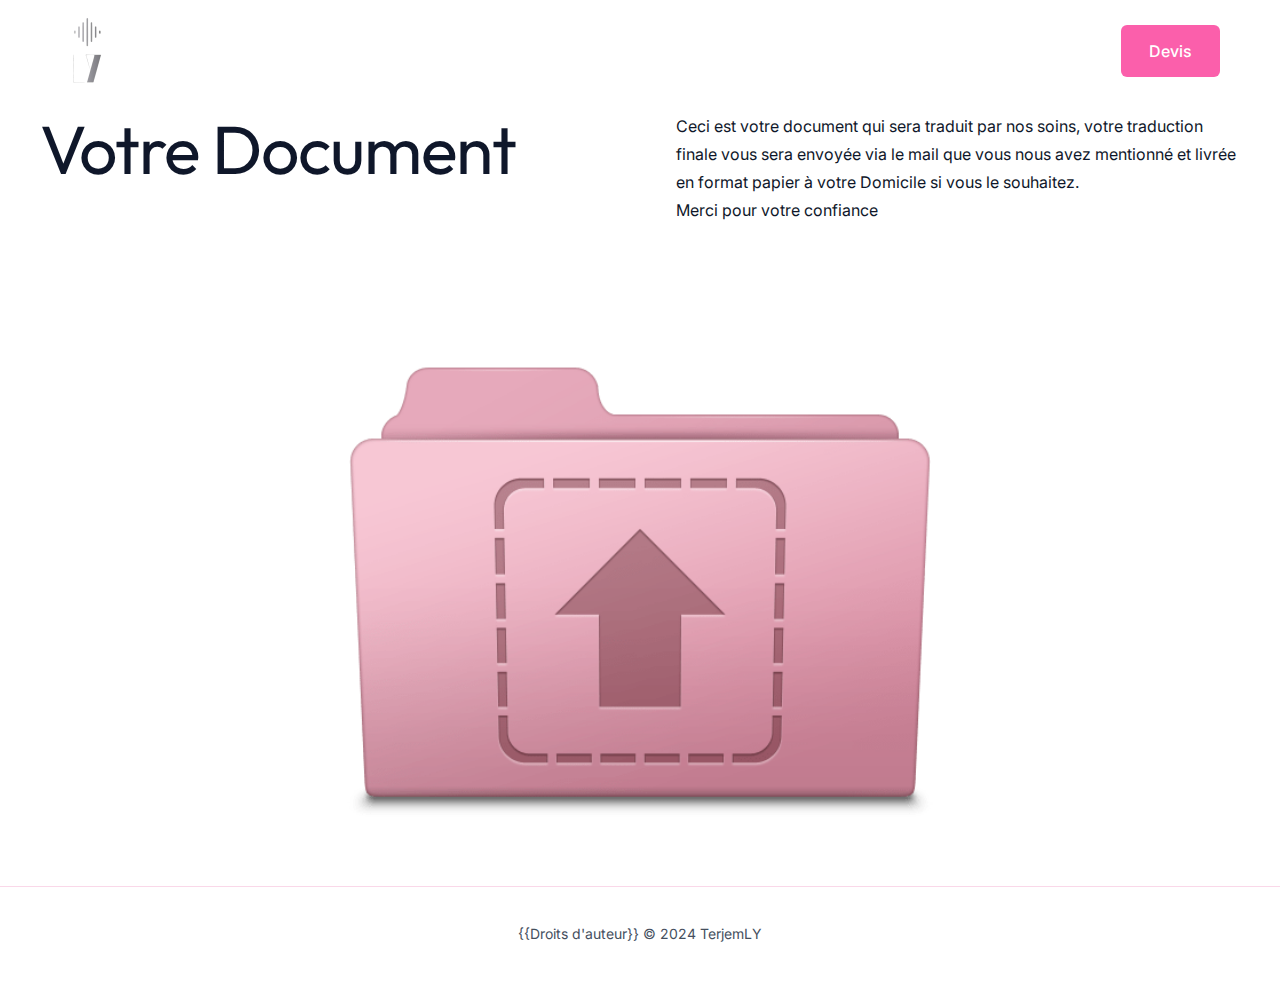
<file: votre-document/index.html>
<!DOCTYPE html>
<html lang="fr-FR">
<head>
<meta charset="UTF-8">
<meta name="viewport" content="width=device-width, initial-scale=1">
	 <link rel="profile" href="https://gmpg.org/xfn/11"> 
	 <title>TerjemLY</title>
<meta name="robots" content="max-image-preview:large">
<link rel="dns-prefetch" href="//fonts.googleapis.com">
<link rel="alternate" type="application/rss+xml" title="TerjemLY &raquo; Flux" href="./../feed/index.html">
<link rel="alternate" type="application/rss+xml" title="TerjemLY &raquo; Flux des commentaires" href="./../comments/feed/index.html">
<script>
window._wpemojiSettings = {"baseUrl":"https:\/\/s.w.org\/images\/core\/emoji\/15.0.3\/72x72\/","ext":".png","svgUrl":"https:\/\/s.w.org\/images\/core\/emoji\/15.0.3\/svg\/","svgExt":".svg","source":{"concatemoji":".\/\/wp-includes\/js\/wp-emoji-release.min.js?ver=6.5.2"}};
/*! This file is auto-generated */
!function(i,n){var o,s,e;function c(e){try{var t={supportTests:e,timestamp:(new Date).valueOf()};sessionStorage.setItem(o,JSON.stringify(t))}catch(e){}}function p(e,t,n){e.clearRect(0,0,e.canvas.width,e.canvas.height),e.fillText(t,0,0);var t=new Uint32Array(e.getImageData(0,0,e.canvas.width,e.canvas.height).data),r=(e.clearRect(0,0,e.canvas.width,e.canvas.height),e.fillText(n,0,0),new Uint32Array(e.getImageData(0,0,e.canvas.width,e.canvas.height).data));return t.every(function(e,t){return e===r[t]})}function u(e,t,n){switch(t){case"flag":return n(e,"🏳️‍⚧️","🏳️​⚧️")?!1:!n(e,"🇺🇳","🇺​🇳")&&!n(e,"🏴󠁧󠁢󠁥󠁮󠁧󠁿","🏴​󠁧​󠁢​󠁥​󠁮​󠁧​󠁿");case"emoji":return!n(e,"🐦‍⬛","🐦​⬛")}return!1}function f(e,t,n){var r="undefined"!=typeof WorkerGlobalScope&&self instanceof WorkerGlobalScope?new OffscreenCanvas(300,150):i.createElement("canvas"),a=r.getContext("2d",{willReadFrequently:!0}),o=(a.textBaseline="top",a.font="600 32px Arial",{});return e.forEach(function(e){o[e]=t(a,e,n)}),o}function t(e){var t=i.createElement("script");t.src=e,t.defer=!0,i.head.appendChild(t)}"undefined"!=typeof Promise&&(o="wpEmojiSettingsSupports",s=["flag","emoji"],n.supports={everything:!0,everythingExceptFlag:!0},e=new Promise(function(e){i.addEventListener("DOMContentLoaded",e,{once:!0})}),new Promise(function(t){var n=function(){try{var e=JSON.parse(sessionStorage.getItem(o));if("object"==typeof e&&"number"==typeof e.timestamp&&(new Date).valueOf()<e.timestamp+604800&&"object"==typeof e.supportTests)return e.supportTests}catch(e){}return null}();if(!n){if("undefined"!=typeof Worker&&"undefined"!=typeof OffscreenCanvas&&"undefined"!=typeof URL&&URL.createObjectURL&&"undefined"!=typeof Blob)try{var e="postMessage("+f.toString()+"("+[JSON.stringify(s),u.toString(),p.toString()].join(",")+"));",r=new Blob([e],{type:"text/javascript"}),a=new Worker(URL.createObjectURL(r),{name:"wpTestEmojiSupports"});return void(a.onmessage=function(e){c(n=e.data),a.terminate(),t(n)})}catch(e){}c(n=f(s,u,p))}t(n)}).then(function(e){for(var t in e)n.supports[t]=e[t],n.supports.everything=n.supports.everything&&n.supports[t],"flag"!==t&&(n.supports.everythingExceptFlag=n.supports.everythingExceptFlag&&n.supports[t]);n.supports.everythingExceptFlag=n.supports.everythingExceptFlag&&!n.supports.flag,n.DOMReady=!1,n.readyCallback=function(){n.DOMReady=!0}}).then(function(){return e}).then(function(){var e;n.supports.everything||(n.readyCallback(),(e=n.source||{}).concatemoji?t(e.concatemoji):e.wpemoji&&e.twemoji&&(t(e.twemoji),t(e.wpemoji)))}))}((window,document),window._wpemojiSettings);
</script>
<link rel="stylesheet" id="astra-theme-css-css" href="./../wp-content/themes/astra/assets/css/minified/main.min.css?ver=4.6.11" media="all">
<style id="astra-theme-css-inline-css">:root{--ast-container-default-xlg-padding:3em;--ast-container-default-lg-padding:3em;--ast-container-default-slg-padding:2em;--ast-container-default-md-padding:3em;--ast-container-default-sm-padding:3em;--ast-container-default-xs-padding:2.4em;--ast-container-default-xxs-padding:1.8em;--ast-code-block-background:#ECEFF3;--ast-comment-inputs-background:#F9FAFB;--ast-normal-container-width:1200px;--ast-narrow-container-width:750px;--ast-blog-title-font-weight:normal;--ast-blog-meta-weight:inherit;}html{font-size:100%;}a{color:var(--ast-global-color-0);}a:hover,a:focus{color:var(--ast-global-color-1);}body,button,input,select,textarea,.ast-button,.ast-custom-button{font-family:'Inter',sans-serif;font-weight:400;font-size:16px;font-size:1rem;line-height:var(--ast-body-line-height,1.75em);}blockquote{color:var(--ast-global-color-3);}h1,.entry-content h1,h2,.entry-content h2,h3,.entry-content h3,h4,.entry-content h4,h5,.entry-content h5,h6,.entry-content h6,.site-title,.site-title a{font-family:'Outfit',sans-serif;font-weight:600;}.ast-site-identity .site-title a{color:var(--ast-global-color-2);}.site-title{font-size:28px;font-size:1.75rem;display:block;}header .custom-logo-link img{max-width:58px;}.astra-logo-svg{width:58px;}.site-header .site-description{font-size:15px;font-size:0.9375rem;display:none;}.entry-title{font-size:26px;font-size:1.625rem;}.archive .ast-article-post .ast-article-inner,.blog .ast-article-post .ast-article-inner,.archive .ast-article-post .ast-article-inner:hover,.blog .ast-article-post .ast-article-inner:hover{overflow:hidden;}h1,.entry-content h1{font-size:68px;font-size:4.25rem;font-weight:normal;font-family:'Outfit',sans-serif;line-height:1.1em;letter-spacing:-1px;}h2,.entry-content h2{font-size:48px;font-size:3rem;font-weight:normal;font-family:'Outfit',sans-serif;line-height:1.3em;}h3,.entry-content h3{font-size:23px;font-size:1.4375rem;font-weight:normal;font-family:'Outfit',sans-serif;line-height:1.2em;}h4,.entry-content h4{font-size:22px;font-size:1.375rem;line-height:1.3em;font-weight:normal;font-family:'Outfit',sans-serif;}h5,.entry-content h5{font-size:20px;font-size:1.25rem;line-height:1.5em;font-weight:normal;font-family:'Outfit',sans-serif;}h6,.entry-content h6{font-size:16px;font-size:1rem;line-height:1.25em;font-weight:600;font-family:'Outfit',sans-serif;}::selection{background-color:var(--ast-global-color-0);color:#000000;}body,h1,.entry-title a,.entry-content h1,h2,.entry-content h2,h3,.entry-content h3,h4,.entry-content h4,h5,.entry-content h5,h6,.entry-content h6{color:var(--ast-global-color-3);}.tagcloud a:hover,.tagcloud a:focus,.tagcloud a.current-item{color:#000000;border-color:var(--ast-global-color-0);background-color:var(--ast-global-color-0);}input:focus,input[type="text"]:focus,input[type="email"]:focus,input[type="url"]:focus,input[type="password"]:focus,input[type="reset"]:focus,input[type="search"]:focus,textarea:focus{border-color:var(--ast-global-color-0);}input[type="radio"]:checked,input[type=reset],input[type="checkbox"]:checked,input[type="checkbox"]:hover:checked,input[type="checkbox"]:focus:checked,input[type=range]::-webkit-slider-thumb{border-color:var(--ast-global-color-0);background-color:var(--ast-global-color-0);box-shadow:none;}.site-footer a:hover + .post-count,.site-footer a:focus + .post-count{background:var(--ast-global-color-0);border-color:var(--ast-global-color-0);}.single .nav-links .nav-previous,.single .nav-links .nav-next{color:var(--ast-global-color-0);}.entry-meta,.entry-meta *{line-height:1.45;color:var(--ast-global-color-0);}.entry-meta a:not(.ast-button):hover,.entry-meta a:not(.ast-button):hover *,.entry-meta a:not(.ast-button):focus,.entry-meta a:not(.ast-button):focus *,.page-links > .page-link,.page-links .page-link:hover,.post-navigation a:hover{color:var(--ast-global-color-1);}#cat option,.secondary .calendar_wrap thead a,.secondary .calendar_wrap thead a:visited{color:var(--ast-global-color-0);}.secondary .calendar_wrap #today,.ast-progress-val span{background:var(--ast-global-color-0);}.secondary a:hover + .post-count,.secondary a:focus + .post-count{background:var(--ast-global-color-0);border-color:var(--ast-global-color-0);}.calendar_wrap #today > a{color:#000000;}.page-links .page-link,.single .post-navigation a{color:var(--ast-global-color-0);}.ast-search-menu-icon .search-form button.search-submit{padding:0 4px;}.ast-search-menu-icon form.search-form{padding-right:0;}.ast-search-menu-icon.slide-search input.search-field{width:0;}.ast-header-search .ast-search-menu-icon.ast-dropdown-active .search-form,.ast-header-search .ast-search-menu-icon.ast-dropdown-active .search-field:focus{transition:all 0.2s;}.search-form input.search-field:focus{outline:none;}.ast-archive-title{color:var(--ast-global-color-2);}.widget-title,.widget .wp-block-heading{font-size:22px;font-size:1.375rem;color:var(--ast-global-color-2);}.ast-single-post .entry-content a,.ast-comment-content a:not(.ast-comment-edit-reply-wrap a){text-decoration:underline;}.ast-single-post .wp-block-button .wp-block-button__link,.ast-single-post .elementor-button-wrapper .elementor-button,.ast-single-post .entry-content .uagb-tab a,.ast-single-post .entry-content .uagb-ifb-cta a,.ast-single-post .entry-content .wp-block-uagb-buttons a,.ast-single-post .entry-content .uabb-module-content a,.ast-single-post .entry-content .uagb-post-grid a,.ast-single-post .entry-content .uagb-timeline a,.ast-single-post .entry-content .uagb-toc__wrap a,.ast-single-post .entry-content .uagb-taxomony-box a,.ast-single-post .entry-content .woocommerce a,.entry-content .wp-block-latest-posts > li > a,.ast-single-post .entry-content .wp-block-file__button,li.ast-post-filter-single,.ast-single-post .wp-block-buttons .wp-block-button.is-style-outline .wp-block-button__link,.ast-single-post .ast-comment-content .comment-reply-link,.ast-single-post .ast-comment-content .comment-edit-link{text-decoration:none;}.ast-search-menu-icon.slide-search a:focus-visible:focus-visible,.astra-search-icon:focus-visible,#close:focus-visible,a:focus-visible,.ast-menu-toggle:focus-visible,.site .skip-link:focus-visible,.wp-block-loginout input:focus-visible,.wp-block-search.wp-block-search__button-inside .wp-block-search__inside-wrapper,.ast-header-navigation-arrow:focus-visible,.woocommerce .wc-proceed-to-checkout > .checkout-button:focus-visible,.woocommerce .woocommerce-MyAccount-navigation ul li a:focus-visible,.ast-orders-table__row .ast-orders-table__cell:focus-visible,.woocommerce .woocommerce-order-details .order-again > .button:focus-visible,.woocommerce .woocommerce-message a.button.wc-forward:focus-visible,.woocommerce #minus_qty:focus-visible,.woocommerce #plus_qty:focus-visible,a#ast-apply-coupon:focus-visible,.woocommerce .woocommerce-info a:focus-visible,.woocommerce .astra-shop-summary-wrap a:focus-visible,.woocommerce a.wc-forward:focus-visible,#ast-apply-coupon:focus-visible,.woocommerce-js .woocommerce-mini-cart-item a.remove:focus-visible,#close:focus-visible,.button.search-submit:focus-visible,#search_submit:focus,.normal-search:focus-visible{outline-style:dotted;outline-color:inherit;outline-width:thin;}input:focus,input[type="text"]:focus,input[type="email"]:focus,input[type="url"]:focus,input[type="password"]:focus,input[type="reset"]:focus,input[type="search"]:focus,input[type="number"]:focus,textarea:focus,.wp-block-search__input:focus,[data-section="section-header-mobile-trigger"] .ast-button-wrap .ast-mobile-menu-trigger-minimal:focus,.ast-mobile-popup-drawer.active .menu-toggle-close:focus,.woocommerce-ordering select.orderby:focus,#ast-scroll-top:focus,#coupon_code:focus,.woocommerce-page #comment:focus,.woocommerce #reviews #respond input#submit:focus,.woocommerce a.add_to_cart_button:focus,.woocommerce .button.single_add_to_cart_button:focus,.woocommerce .woocommerce-cart-form button:focus,.woocommerce .woocommerce-cart-form__cart-item .quantity .qty:focus,.woocommerce .woocommerce-billing-fields .woocommerce-billing-fields__field-wrapper .woocommerce-input-wrapper > .input-text:focus,.woocommerce #order_comments:focus,.woocommerce #place_order:focus,.woocommerce .woocommerce-address-fields .woocommerce-address-fields__field-wrapper .woocommerce-input-wrapper > .input-text:focus,.woocommerce .woocommerce-MyAccount-content form button:focus,.woocommerce .woocommerce-MyAccount-content .woocommerce-EditAccountForm .woocommerce-form-row .woocommerce-Input.input-text:focus,.woocommerce .ast-woocommerce-container .woocommerce-pagination ul.page-numbers li a:focus,body #content .woocommerce form .form-row .select2-container--default .select2-selection--single:focus,#ast-coupon-code:focus,.woocommerce.woocommerce-js .quantity input[type=number]:focus,.woocommerce-js .woocommerce-mini-cart-item .quantity input[type=number]:focus,.woocommerce p#ast-coupon-trigger:focus{border-style:dotted;border-color:inherit;border-width:thin;}input{outline:none;}.ast-logo-title-inline .site-logo-img{padding-right:1em;}.site-logo-img img{ transition:all 0.2s linear;}body .ast-oembed-container *{position:absolute;top:0;width:100%;height:100%;left:0;}body .wp-block-embed-pocket-casts .ast-oembed-container *{position:unset;}.ast-single-post-featured-section + article {margin-top: 2em;}.site-content .ast-single-post-featured-section img {width: 100%;overflow: hidden;object-fit: cover;}.site > .ast-single-related-posts-container {margin-top: 0;}@media (min-width: 922px) {.ast-desktop .ast-container--narrow {max-width: var(--ast-narrow-container-width);margin: 0 auto;}}@media (max-width:921px){#ast-desktop-header{display:none;}}@media (min-width:922px){#ast-mobile-header{display:none;}}.wp-block-buttons.aligncenter{justify-content:center;}@media (max-width:921px){.ast-theme-transparent-header #primary,.ast-theme-transparent-header #secondary{padding:0;}}@media (max-width:921px){.ast-plain-container.ast-no-sidebar #primary{padding:0;}}.ast-plain-container.ast-no-sidebar #primary{margin-top:0;margin-bottom:0;}@media (max-width:921px){.ast-separate-container.ast-single-post.ast-right-sidebar #primary,.ast-separate-container.ast-single-post.ast-left-sidebar #primary,.ast-separate-container.ast-single-post #primary,.ast-plain-container #primary,.ast-narrow-container #primary{margin-top:40px;margin-bottom:20px;}.ast-separate-container.ast-single-post.ast-right-sidebar #primary,.ast-separate-container.ast-single-post.ast-left-sidebar #primary,.ast-separate-container.ast-single-post #primary,.ast-plain-container.ast-single-post #primary,.ast-narrow-container.ast-single-post #primary{margin-top:40px;margin-bottom:20px;}}@media (max-width:544px){.ast-separate-container.ast-single-post.ast-right-sidebar #primary,.ast-separate-container.ast-single-post.ast-left-sidebar #primary,.ast-separate-container.ast-single-post #primary,.ast-plain-container.ast-single-post #primary,.ast-narrow-container.ast-single-post #primary{margin-top:30px;margin-bottom:20px;}}@media (max-width:921px){.ast-separate-container #primary,.ast-narrow-container #primary{padding-top:0px;}}@media (max-width:544px){.ast-separate-container #primary,.ast-narrow-container #primary{padding-top:0px;}}@media (max-width:921px){.ast-separate-container #primary,.ast-narrow-container #primary{padding-bottom:0px;}}@media (max-width:544px){.ast-separate-container #primary,.ast-narrow-container #primary{padding-bottom:0px;}}.wp-block-button.is-style-outline .wp-block-button__link{border-color:var(--ast-global-color-0);}div.wp-block-button.is-style-outline > .wp-block-button__link:not(.has-text-color),div.wp-block-button.wp-block-button__link.is-style-outline:not(.has-text-color){color:var(--ast-global-color-0);}.wp-block-button.is-style-outline .wp-block-button__link:hover,.wp-block-buttons .wp-block-button.is-style-outline .wp-block-button__link:focus,.wp-block-buttons .wp-block-button.is-style-outline > .wp-block-button__link:not(.has-text-color):hover,.wp-block-buttons .wp-block-button.wp-block-button__link.is-style-outline:not(.has-text-color):hover{color:#ffffff;background-color:var(--ast-global-color-1);border-color:var(--ast-global-color-1);}.post-page-numbers.current .page-link,.ast-pagination .page-numbers.current{color:#000000;border-color:var(--ast-global-color-0);background-color:var(--ast-global-color-0);}.wp-block-button.is-style-outline .wp-block-button__link.wp-element-button,.ast-outline-button{border-color:var(--ast-global-color-0);font-family:inherit;font-weight:500;font-size:16px;font-size:1rem;line-height:1em;text-decoration:initial;border-top-left-radius:6px;border-top-right-radius:6px;border-bottom-right-radius:6px;border-bottom-left-radius:6px;}.wp-block-buttons .wp-block-button.is-style-outline > .wp-block-button__link:not(.has-text-color),.wp-block-buttons .wp-block-button.wp-block-button__link.is-style-outline:not(.has-text-color),.ast-outline-button{color:var(--ast-global-color-0);}.wp-block-button.is-style-outline .wp-block-button__link:hover,.wp-block-buttons .wp-block-button.is-style-outline .wp-block-button__link:focus,.wp-block-buttons .wp-block-button.is-style-outline > .wp-block-button__link:not(.has-text-color):hover,.wp-block-buttons .wp-block-button.wp-block-button__link.is-style-outline:not(.has-text-color):hover,.ast-outline-button:hover,.ast-outline-button:focus,.wp-block-uagb-buttons-child .uagb-buttons-repeater.ast-outline-button:hover,.wp-block-uagb-buttons-child .uagb-buttons-repeater.ast-outline-button:focus{color:#ffffff;background-color:var(--ast-global-color-1);border-color:var(--ast-global-color-1);}.wp-block-button .wp-block-button__link.wp-element-button.is-style-outline:not(.has-background),.wp-block-button.is-style-outline>.wp-block-button__link.wp-element-button:not(.has-background),.ast-outline-button{background-color:var(--ast-global-color-0);}.entry-content[ast-blocks-layout] > figure{margin-bottom:1em;}h1.widget-title{font-weight:normal;}h2.widget-title{font-weight:normal;}h3.widget-title{font-weight:normal;}#page{display:flex;flex-direction:column;min-height:100vh;}.ast-404-layout-1 h1.page-title{color:var(--ast-global-color-2);}.single .post-navigation a{line-height:1em;height:inherit;}.error-404 .page-sub-title{font-size:1.5rem;font-weight:inherit;}.search .site-content .content-area .search-form{margin-bottom:0;}#page .site-content{flex-grow:1;}.widget{margin-bottom:1.25em;}#secondary li{line-height:1.5em;}#secondary .wp-block-group h2{margin-bottom:0.7em;}#secondary h2{font-size:1.7rem;}.ast-separate-container .ast-article-post,.ast-separate-container .ast-article-single,.ast-separate-container .comment-respond{padding:3em;}.ast-separate-container .ast-article-single .ast-article-single{padding:0;}.ast-article-single .wp-block-post-template-is-layout-grid{padding-left:0;}.ast-separate-container .comments-title,.ast-narrow-container .comments-title{padding:1.5em 2em;}.ast-page-builder-template .comment-form-textarea,.ast-comment-formwrap .ast-grid-common-col{padding:0;}.ast-comment-formwrap{padding:0;display:inline-flex;column-gap:20px;width:100%;margin-left:0;margin-right:0;}.comments-area textarea#comment:focus,.comments-area textarea#comment:active,.comments-area .ast-comment-formwrap input[type="text"]:focus,.comments-area .ast-comment-formwrap input[type="text"]:active {box-shadow:none;outline:none;}.archive.ast-page-builder-template .entry-header{margin-top:2em;}.ast-page-builder-template .ast-comment-formwrap{width:100%;}.entry-title{margin-bottom:0.5em;}.ast-archive-description p{font-size:inherit;font-weight:inherit;line-height:inherit;}.ast-separate-container .ast-comment-list li.depth-1,.hentry{margin-bottom:2em;}@media (min-width:921px){.ast-left-sidebar.ast-page-builder-template #secondary,.archive.ast-right-sidebar.ast-page-builder-template .site-main{padding-left:20px;padding-right:20px;}}@media (max-width:544px){.ast-comment-formwrap.ast-row{column-gap:10px;display:inline-block;}#ast-commentform .ast-grid-common-col{position:relative;width:100%;}}@media (min-width:1201px){.ast-separate-container .ast-article-post,.ast-separate-container .ast-article-single,.ast-separate-container .ast-author-box,.ast-separate-container .ast-404-layout-1,.ast-separate-container .no-results{padding:3em;}}@media (max-width:921px){.ast-separate-container #primary,.ast-separate-container #secondary{padding:1.5em 0;}#primary,#secondary{padding:1.5em 0;margin:0;}.ast-left-sidebar #content > .ast-container{display:flex;flex-direction:column-reverse;width:100%;}}@media (min-width:922px){.ast-separate-container.ast-right-sidebar #primary,.ast-separate-container.ast-left-sidebar #primary{border:0;}.search-no-results.ast-separate-container #primary{margin-bottom:4em;}}.wp-block-button .wp-block-button__link{color:#ffffff;}.wp-block-button .wp-block-button__link:hover,.wp-block-button .wp-block-button__link:focus{color:#ffffff;background-color:var(--ast-global-color-1);border-color:var(--ast-global-color-1);}.wp-block-button .wp-block-button__link,.wp-block-search .wp-block-search__button,body .wp-block-file .wp-block-file__button{border-style:solid;border-top-width:0px;border-right-width:0px;border-left-width:0px;border-bottom-width:0px;border-color:var(--ast-global-color-0);background-color:var(--ast-global-color-0);color:#ffffff;font-family:inherit;font-weight:500;line-height:1em;text-decoration:initial;font-size:16px;font-size:1rem;border-top-left-radius:6px;border-top-right-radius:6px;border-bottom-right-radius:6px;border-bottom-left-radius:6px;padding-top:18px;padding-right:28px;padding-bottom:18px;padding-left:28px;}.menu-toggle,button,.ast-button,.ast-custom-button,.button,input#submit,input[type="button"],input[type="submit"],input[type="reset"],form[CLASS*="wp-block-search__"].wp-block-search .wp-block-search__inside-wrapper .wp-block-search__button,body .wp-block-file .wp-block-file__button,.search .search-submit,.woocommerce-js a.button,.woocommerce button.button,.woocommerce .woocommerce-message a.button,.woocommerce #respond input#submit.alt,.woocommerce input.button.alt,.woocommerce input.button,.woocommerce input.button:disabled,.woocommerce input.button:disabled[disabled],.woocommerce input.button:disabled:hover,.woocommerce input.button:disabled[disabled]:hover,.woocommerce #respond input#submit,.woocommerce button.button.alt.disabled,.wc-block-grid__products .wc-block-grid__product .wp-block-button__link,.wc-block-grid__product-onsale,[CLASS*="wc-block"] button,.woocommerce-js .astra-cart-drawer .astra-cart-drawer-content .woocommerce-mini-cart__buttons .button:not(.checkout):not(.ast-continue-shopping),.woocommerce-js .astra-cart-drawer .astra-cart-drawer-content .woocommerce-mini-cart__buttons a.checkout,.woocommerce button.button.alt.disabled.wc-variation-selection-needed,[CLASS*="wc-block"] .wc-block-components-button{border-style:solid;border-top-width:0px;border-right-width:0px;border-left-width:0px;border-bottom-width:0px;color:#ffffff;border-color:var(--ast-global-color-0);background-color:var(--ast-global-color-0);padding-top:18px;padding-right:28px;padding-bottom:18px;padding-left:28px;font-family:inherit;font-weight:500;font-size:16px;font-size:1rem;line-height:1em;text-decoration:initial;border-top-left-radius:6px;border-top-right-radius:6px;border-bottom-right-radius:6px;border-bottom-left-radius:6px;}button:focus,.menu-toggle:hover,button:hover,.ast-button:hover,.ast-custom-button:hover .button:hover,.ast-custom-button:hover ,input[type=reset]:hover,input[type=reset]:focus,input#submit:hover,input#submit:focus,input[type="button"]:hover,input[type="button"]:focus,input[type="submit"]:hover,input[type="submit"]:focus,form[CLASS*="wp-block-search__"].wp-block-search .wp-block-search__inside-wrapper .wp-block-search__button:hover,form[CLASS*="wp-block-search__"].wp-block-search .wp-block-search__inside-wrapper .wp-block-search__button:focus,body .wp-block-file .wp-block-file__button:hover,body .wp-block-file .wp-block-file__button:focus,.woocommerce-js a.button:hover,.woocommerce button.button:hover,.woocommerce .woocommerce-message a.button:hover,.woocommerce #respond input#submit:hover,.woocommerce #respond input#submit.alt:hover,.woocommerce input.button.alt:hover,.woocommerce input.button:hover,.woocommerce button.button.alt.disabled:hover,.wc-block-grid__products .wc-block-grid__product .wp-block-button__link:hover,[CLASS*="wc-block"] button:hover,.woocommerce-js .astra-cart-drawer .astra-cart-drawer-content .woocommerce-mini-cart__buttons .button:not(.checkout):not(.ast-continue-shopping):hover,.woocommerce-js .astra-cart-drawer .astra-cart-drawer-content .woocommerce-mini-cart__buttons a.checkout:hover,.woocommerce button.button.alt.disabled.wc-variation-selection-needed:hover,[CLASS*="wc-block"] .wc-block-components-button:hover,[CLASS*="wc-block"] .wc-block-components-button:focus{color:#ffffff;background-color:var(--ast-global-color-1);border-color:var(--ast-global-color-1);}form[CLASS*="wp-block-search__"].wp-block-search .wp-block-search__inside-wrapper .wp-block-search__button.has-icon{padding-top:calc(18px - 3px);padding-right:calc(28px - 3px);padding-bottom:calc(18px - 3px);padding-left:calc(28px - 3px);}@media (max-width:921px){.ast-mobile-header-stack .main-header-bar .ast-search-menu-icon{display:inline-block;}.ast-header-break-point.ast-header-custom-item-outside .ast-mobile-header-stack .main-header-bar .ast-search-icon{margin:0;}.ast-comment-avatar-wrap img{max-width:2.5em;}.ast-comment-meta{padding:0 1.8888em 1.3333em;}.ast-separate-container .ast-comment-list li.depth-1{padding:1.5em 2.14em;}.ast-separate-container .comment-respond{padding:2em 2.14em;}}@media (min-width:544px){.ast-container{max-width:100%;}}@media (max-width:544px){.ast-separate-container .ast-article-post,.ast-separate-container .ast-article-single,.ast-separate-container .comments-title,.ast-separate-container .ast-archive-description{padding:1.5em 1em;}.ast-separate-container #content .ast-container{padding-left:0.54em;padding-right:0.54em;}.ast-separate-container .ast-comment-list .bypostauthor{padding:.5em;}.ast-search-menu-icon.ast-dropdown-active .search-field{width:170px;}}.ast-separate-container{background-color:var(--ast-global-color-4);;background-image:none;;}@media (max-width:921px){.site-title{display:block;}.site-header .site-description{display:none;}.entry-title{font-size:24px;font-size:1.5rem;}h1,.entry-content h1{font-size:48px;}h2,.entry-content h2{font-size:32px;}h3,.entry-content h3{font-size:22px;}}@media (max-width:544px){.site-title{font-size:24px;font-size:1.5rem;display:block;}.site-header .site-description{display:none;}.entry-title{font-size:24px;font-size:1.5rem;}h1,.entry-content h1{font-size:40px;}h2,.entry-content h2{font-size:30px;}h3,.entry-content h3{font-size:20px;}h4,.entry-content h4{font-size:20px;font-size:1.25rem;}header .custom-logo-link img,.ast-header-break-point .site-branding img,.ast-header-break-point .custom-logo-link img{max-width:38px;}.astra-logo-svg{width:38px;}.astra-logo-svg:not(.sticky-custom-logo .astra-logo-svg,.transparent-custom-logo .astra-logo-svg,.advanced-header-logo .astra-logo-svg){height:38px;}.ast-header-break-point .site-logo-img .custom-mobile-logo-link img{max-width:38px;}}@media (max-width:921px){html{font-size:91.2%;}}@media (max-width:544px){html{font-size:91.2%;}}@media (min-width:922px){.ast-container{max-width:1240px;}}@media (min-width:922px){.site-content .ast-container{display:flex;}}@media (max-width:921px){.site-content .ast-container{flex-direction:column;}}@media (min-width:922px){.main-header-menu .sub-menu .menu-item.ast-left-align-sub-menu:hover > .sub-menu,.main-header-menu .sub-menu .menu-item.ast-left-align-sub-menu.focus > .sub-menu{margin-left:-0px;}}.ast-theme-transparent-header [CLASS*="ast-header-button-"] .ast-custom-button{color:#ffffff;background:var(--ast-global-color-0);}.ast-theme-transparent-header [CLASS*="ast-header-button-"] .ast-custom-button:hover{color:#ffffff;background:var(--ast-global-color-1);}.ast-theme-transparent-header [data-section="section-header-mobile-trigger"] .ast-button-wrap .mobile-menu-toggle-icon .ast-mobile-svg{fill:#ffffff;}.ast-theme-transparent-header [data-section="section-header-mobile-trigger"] .ast-button-wrap .mobile-menu-wrap .mobile-menu{color:#ffffff;}.ast-theme-transparent-header [data-section="section-header-mobile-trigger"] .ast-button-wrap .ast-mobile-menu-trigger-outline{background:transparent;color:#ffffff;border-color:#ffffff;}.site .comments-area{padding-top:2em;padding-bottom:3em;}.wp-block-file {display: flex;align-items: center;flex-wrap: wrap;justify-content: space-between;}.wp-block-pullquote {border: none;}.wp-block-pullquote blockquote::before {content: "\201D";font-family: "Helvetica",sans-serif;display: flex;transform: rotate( 180deg );font-size: 6rem;font-style: normal;line-height: 1;font-weight: bold;align-items: center;justify-content: center;}.has-text-align-right > blockquote::before {justify-content: flex-start;}.has-text-align-left > blockquote::before {justify-content: flex-end;}figure.wp-block-pullquote.is-style-solid-color blockquote {max-width: 100%;text-align: inherit;}html body {--wp--custom--ast-default-block-top-padding: 3em;--wp--custom--ast-default-block-right-padding: 3em;--wp--custom--ast-default-block-bottom-padding: 3em;--wp--custom--ast-default-block-left-padding: 3em;--wp--custom--ast-container-width: 1200px;--wp--custom--ast-content-width-size: 1200px;--wp--custom--ast-wide-width-size: calc(1200px + var(--wp--custom--ast-default-block-left-padding) + var(--wp--custom--ast-default-block-right-padding));}.ast-narrow-container {--wp--custom--ast-content-width-size: 750px;--wp--custom--ast-wide-width-size: 750px;}@media(max-width: 921px) {html body {--wp--custom--ast-default-block-top-padding: 3em;--wp--custom--ast-default-block-right-padding: 2em;--wp--custom--ast-default-block-bottom-padding: 3em;--wp--custom--ast-default-block-left-padding: 2em;}}@media(max-width: 544px) {html body {--wp--custom--ast-default-block-top-padding: 3em;--wp--custom--ast-default-block-right-padding: 1.5em;--wp--custom--ast-default-block-bottom-padding: 3em;--wp--custom--ast-default-block-left-padding: 1.5em;}}.entry-content > .wp-block-group,.entry-content > .wp-block-cover,.entry-content > .wp-block-columns {padding-top: var(--wp--custom--ast-default-block-top-padding);padding-right: var(--wp--custom--ast-default-block-right-padding);padding-bottom: var(--wp--custom--ast-default-block-bottom-padding);padding-left: var(--wp--custom--ast-default-block-left-padding);}.ast-plain-container.ast-no-sidebar .entry-content > .alignfull,.ast-page-builder-template .ast-no-sidebar .entry-content > .alignfull {margin-left: calc( -50vw + 50%);margin-right: calc( -50vw + 50%);max-width: 100vw;width: 100vw;}.ast-plain-container.ast-no-sidebar .entry-content .alignfull .alignfull,.ast-page-builder-template.ast-no-sidebar .entry-content .alignfull .alignfull,.ast-plain-container.ast-no-sidebar .entry-content .alignfull .alignwide,.ast-page-builder-template.ast-no-sidebar .entry-content .alignfull .alignwide,.ast-plain-container.ast-no-sidebar .entry-content .alignwide .alignfull,.ast-page-builder-template.ast-no-sidebar .entry-content .alignwide .alignfull,.ast-plain-container.ast-no-sidebar .entry-content .alignwide .alignwide,.ast-page-builder-template.ast-no-sidebar .entry-content .alignwide .alignwide,.ast-plain-container.ast-no-sidebar .entry-content .wp-block-column .alignfull,.ast-page-builder-template.ast-no-sidebar .entry-content .wp-block-column .alignfull,.ast-plain-container.ast-no-sidebar .entry-content .wp-block-column .alignwide,.ast-page-builder-template.ast-no-sidebar .entry-content .wp-block-column .alignwide {margin-left: auto;margin-right: auto;width: 100%;}[ast-blocks-layout] .wp-block-separator:not(.is-style-dots) {height: 0;}[ast-blocks-layout] .wp-block-separator {margin: 20px auto;}[ast-blocks-layout] .wp-block-separator:not(.is-style-wide):not(.is-style-dots) {max-width: 100px;}[ast-blocks-layout] .wp-block-separator.has-background {padding: 0;}.entry-content[ast-blocks-layout] > * {max-width: var(--wp--custom--ast-content-width-size);margin-left: auto;margin-right: auto;}.entry-content[ast-blocks-layout] > .alignwide {max-width: var(--wp--custom--ast-wide-width-size);}.entry-content[ast-blocks-layout] .alignfull {max-width: none;}.entry-content .wp-block-columns {margin-bottom: 0;}blockquote {margin: 1.5em;border-color: rgba(0,0,0,0.05);}.wp-block-quote:not(.has-text-align-right):not(.has-text-align-center) {border-left: 5px solid rgba(0,0,0,0.05);}.has-text-align-right > blockquote,blockquote.has-text-align-right {border-right: 5px solid rgba(0,0,0,0.05);}.has-text-align-left > blockquote,blockquote.has-text-align-left {border-left: 5px solid rgba(0,0,0,0.05);}.wp-block-site-tagline,.wp-block-latest-posts .read-more {margin-top: 15px;}.wp-block-loginout p label {display: block;}.wp-block-loginout p:not(.login-remember):not(.login-submit) input {width: 100%;}.wp-block-loginout input:focus {border-color: transparent;}.wp-block-loginout input:focus {outline: thin dotted;}.entry-content .wp-block-media-text .wp-block-media-text__content {padding: 0 0 0 8%;}.entry-content .wp-block-media-text.has-media-on-the-right .wp-block-media-text__content {padding: 0 8% 0 0;}.entry-content .wp-block-media-text.has-background .wp-block-media-text__content {padding: 8%;}.entry-content .wp-block-cover:not([class*="background-color"]) .wp-block-cover__inner-container,.entry-content .wp-block-cover:not([class*="background-color"]) .wp-block-cover-image-text,.entry-content .wp-block-cover:not([class*="background-color"]) .wp-block-cover-text,.entry-content .wp-block-cover-image:not([class*="background-color"]) .wp-block-cover__inner-container,.entry-content .wp-block-cover-image:not([class*="background-color"]) .wp-block-cover-image-text,.entry-content .wp-block-cover-image:not([class*="background-color"]) .wp-block-cover-text {color: var(--ast-global-color-5);}.wp-block-loginout .login-remember input {width: 1.1rem;height: 1.1rem;margin: 0 5px 4px 0;vertical-align: middle;}.wp-block-latest-posts > li > *:first-child,.wp-block-latest-posts:not(.is-grid) > li:first-child {margin-top: 0;}.wp-block-search__inside-wrapper .wp-block-search__input {padding: 0 10px;color: var(--ast-global-color-3);background: var(--ast-global-color-5);border-color: var(--ast-border-color);}.wp-block-latest-posts .read-more {margin-bottom: 1.5em;}.wp-block-search__no-button .wp-block-search__inside-wrapper .wp-block-search__input {padding-top: 5px;padding-bottom: 5px;}.wp-block-latest-posts .wp-block-latest-posts__post-date,.wp-block-latest-posts .wp-block-latest-posts__post-author {font-size: 1rem;}.wp-block-latest-posts > li > *,.wp-block-latest-posts:not(.is-grid) > li {margin-top: 12px;margin-bottom: 12px;}.ast-page-builder-template .entry-content[ast-blocks-layout] > *,.ast-page-builder-template .entry-content[ast-blocks-layout] > .alignfull > * {max-width: none;}.ast-page-builder-template .entry-content[ast-blocks-layout] > .alignwide > * {max-width: var(--wp--custom--ast-wide-width-size);}.ast-page-builder-template .entry-content[ast-blocks-layout] > .inherit-container-width > *,.ast-page-builder-template .entry-content[ast-blocks-layout] > * > *,.entry-content[ast-blocks-layout] > .wp-block-cover .wp-block-cover__inner-container {max-width: var(--wp--custom--ast-content-width-size);margin-left: auto;margin-right: auto;}.entry-content[ast-blocks-layout] .wp-block-cover:not(.alignleft):not(.alignright) {width: auto;}@media(max-width: 1200px) {.ast-separate-container .entry-content > .alignfull,.ast-separate-container .entry-content[ast-blocks-layout] > .alignwide,.ast-plain-container .entry-content[ast-blocks-layout] > .alignwide,.ast-plain-container .entry-content .alignfull {margin-left: calc(-1 * min(var(--ast-container-default-xlg-padding),20px)) ;margin-right: calc(-1 * min(var(--ast-container-default-xlg-padding),20px));}}@media(min-width: 1201px) {.ast-separate-container .entry-content > .alignfull {margin-left: calc(-1 * var(--ast-container-default-xlg-padding) );margin-right: calc(-1 * var(--ast-container-default-xlg-padding) );}.ast-separate-container .entry-content[ast-blocks-layout] > .alignwide,.ast-plain-container .entry-content[ast-blocks-layout] > .alignwide {margin-left: calc(-1 * var(--wp--custom--ast-default-block-left-padding) );margin-right: calc(-1 * var(--wp--custom--ast-default-block-right-padding) );}}@media(min-width: 921px) {.ast-separate-container .entry-content .wp-block-group.alignwide:not(.inherit-container-width) > :where(:not(.alignleft):not(.alignright)),.ast-plain-container .entry-content .wp-block-group.alignwide:not(.inherit-container-width) > :where(:not(.alignleft):not(.alignright)) {max-width: calc( var(--wp--custom--ast-content-width-size) + 80px );}.ast-plain-container.ast-right-sidebar .entry-content[ast-blocks-layout] .alignfull,.ast-plain-container.ast-left-sidebar .entry-content[ast-blocks-layout] .alignfull {margin-left: -60px;margin-right: -60px;}}@media(min-width: 544px) {.entry-content > .alignleft {margin-right: 20px;}.entry-content > .alignright {margin-left: 20px;}}@media (max-width:544px){.wp-block-columns .wp-block-column:not(:last-child){margin-bottom:20px;}.wp-block-latest-posts{margin:0;}}@media( max-width: 600px ) {.entry-content .wp-block-media-text .wp-block-media-text__content,.entry-content .wp-block-media-text.has-media-on-the-right .wp-block-media-text__content {padding: 8% 0 0;}.entry-content .wp-block-media-text.has-background .wp-block-media-text__content {padding: 8%;}}.ast-page-builder-template .entry-header {padding-left: 0;}.ast-narrow-container .site-content .wp-block-uagb-image--align-full .wp-block-uagb-image__figure {max-width: 100%;margin-left: auto;margin-right: auto;}.entry-content ul,.entry-content ol {padding: revert;margin: revert;}:root .has-ast-global-color-0-color{color:var(--ast-global-color-0);}:root .has-ast-global-color-0-background-color{background-color:var(--ast-global-color-0);}:root .wp-block-button .has-ast-global-color-0-color{color:var(--ast-global-color-0);}:root .wp-block-button .has-ast-global-color-0-background-color{background-color:var(--ast-global-color-0);}:root .has-ast-global-color-1-color{color:var(--ast-global-color-1);}:root .has-ast-global-color-1-background-color{background-color:var(--ast-global-color-1);}:root .wp-block-button .has-ast-global-color-1-color{color:var(--ast-global-color-1);}:root .wp-block-button .has-ast-global-color-1-background-color{background-color:var(--ast-global-color-1);}:root .has-ast-global-color-2-color{color:var(--ast-global-color-2);}:root .has-ast-global-color-2-background-color{background-color:var(--ast-global-color-2);}:root .wp-block-button .has-ast-global-color-2-color{color:var(--ast-global-color-2);}:root .wp-block-button .has-ast-global-color-2-background-color{background-color:var(--ast-global-color-2);}:root .has-ast-global-color-3-color{color:var(--ast-global-color-3);}:root .has-ast-global-color-3-background-color{background-color:var(--ast-global-color-3);}:root .wp-block-button .has-ast-global-color-3-color{color:var(--ast-global-color-3);}:root .wp-block-button .has-ast-global-color-3-background-color{background-color:var(--ast-global-color-3);}:root .has-ast-global-color-4-color{color:var(--ast-global-color-4);}:root .has-ast-global-color-4-background-color{background-color:var(--ast-global-color-4);}:root .wp-block-button .has-ast-global-color-4-color{color:var(--ast-global-color-4);}:root .wp-block-button .has-ast-global-color-4-background-color{background-color:var(--ast-global-color-4);}:root .has-ast-global-color-5-color{color:var(--ast-global-color-5);}:root .has-ast-global-color-5-background-color{background-color:var(--ast-global-color-5);}:root .wp-block-button .has-ast-global-color-5-color{color:var(--ast-global-color-5);}:root .wp-block-button .has-ast-global-color-5-background-color{background-color:var(--ast-global-color-5);}:root .has-ast-global-color-6-color{color:var(--ast-global-color-6);}:root .has-ast-global-color-6-background-color{background-color:var(--ast-global-color-6);}:root .wp-block-button .has-ast-global-color-6-color{color:var(--ast-global-color-6);}:root .wp-block-button .has-ast-global-color-6-background-color{background-color:var(--ast-global-color-6);}:root .has-ast-global-color-7-color{color:var(--ast-global-color-7);}:root .has-ast-global-color-7-background-color{background-color:var(--ast-global-color-7);}:root .wp-block-button .has-ast-global-color-7-color{color:var(--ast-global-color-7);}:root .wp-block-button .has-ast-global-color-7-background-color{background-color:var(--ast-global-color-7);}:root .has-ast-global-color-8-color{color:var(--ast-global-color-8);}:root .has-ast-global-color-8-background-color{background-color:var(--ast-global-color-8);}:root .wp-block-button .has-ast-global-color-8-color{color:var(--ast-global-color-8);}:root .wp-block-button .has-ast-global-color-8-background-color{background-color:var(--ast-global-color-8);}:root{--ast-global-color-0:#FB5FAB;--ast-global-color-1:#EA559D;--ast-global-color-2:#0F172A;--ast-global-color-3:#454F5E;--ast-global-color-4:#FCEEF5;--ast-global-color-5:#FFFFFF;--ast-global-color-6:#FAD8E9;--ast-global-color-7:#140610;--ast-global-color-8:#222222;}:root {--ast-border-color : var(--ast-global-color-6);}.site .site-content #primary{margin-top:0px;margin-bottom:0px;margin-left:0px;margin-right:0px;}.site .site-content #primary .ast-article-single,.ast-separate-container .site-content #secondary .widget{padding-top:0px;padding-bottom:0px;padding-left:0px;padding-right:0px;}@media (max-width:921px){.site .site-content #primary{margin-top:0px;margin-bottom:0px;margin-left:0px;margin-right:0px;}.site .site-content #primary .ast-article-single,.ast-separate-container .site-content #secondary .widget{padding-top:0px;padding-bottom:0px;padding-left:0px;padding-right:0px;}}@media (max-width:544px){.site .site-content #primary{margin-top:0px;margin-bottom:0px;margin-left:0px;margin-right:0px;}.site .site-content #primary .ast-article-single,.ast-separate-container .site-content #secondary .widget{padding-top:0px;padding-bottom:0px;padding-left:0px;padding-right:0px;}}.ast-single-entry-banner {-js-display: flex;display: flex;flex-direction: column;justify-content: center;text-align: center;position: relative;background: #eeeeee;}.ast-single-entry-banner[data-banner-layout="layout-1"] {max-width: 1200px;background: inherit;padding: 20px 0;}.ast-single-entry-banner[data-banner-width-type="custom"] {margin: 0 auto;width: 100%;}.ast-single-entry-banner + .site-content .entry-header {margin-bottom: 0;}.site .ast-author-avatar {--ast-author-avatar-size: ;}a.ast-underline-text {text-decoration: underline;}.ast-container > .ast-terms-link {position: relative;display: block;}a.ast-button.ast-badge-tax {padding: 4px 8px;border-radius: 3px;font-size: inherit;}header.entry-header:not(.related-entry-header){text-align:left;}header.entry-header:not(.related-entry-header) .entry-title{font-weight:600;font-size:32px;font-size:2rem;}header.entry-header:not(.related-entry-header) > *:not(:last-child){margin-bottom:10px;}.ast-archive-entry-banner {-js-display: flex;display: flex;flex-direction: column;justify-content: center;text-align: center;position: relative;background: #eeeeee;}.ast-archive-entry-banner[data-banner-width-type="custom"] {margin: 0 auto;width: 100%;}.ast-archive-entry-banner[data-banner-layout="layout-1"] {background: inherit;padding: 20px 0;text-align: left;}body.archive .ast-archive-description{max-width:1200px;width:100%;text-align:left;padding-top:3em;padding-right:3em;padding-bottom:3em;padding-left:3em;}body.archive .ast-archive-description .ast-archive-title,body.archive .ast-archive-description .ast-archive-title *{font-weight:600;font-size:32px;font-size:2rem;}body.archive .ast-archive-description > *:not(:last-child){margin-bottom:10px;}@media (max-width:921px){body.archive .ast-archive-description{text-align:left;}}@media (max-width:544px){body.archive .ast-archive-description{text-align:left;}}.ast-theme-transparent-header #masthead .site-logo-img .transparent-custom-logo .astra-logo-svg{width:50px;height:50px;}.ast-theme-transparent-header #masthead .site-logo-img .transparent-custom-logo img{ max-width:50px;}@media (max-width:921px){.ast-theme-transparent-header #masthead .site-logo-img .transparent-custom-logo .astra-logo-svg{width:120px;}.ast-theme-transparent-header #masthead .site-logo-img .transparent-custom-logo img{ max-width:120px;}}@media (max-width:543px){.ast-theme-transparent-header #masthead .site-logo-img .transparent-custom-logo .astra-logo-svg{width:50px;}.ast-theme-transparent-header #masthead .site-logo-img .transparent-custom-logo img{ max-width:50px;}}@media (min-width:921px){.ast-theme-transparent-header #masthead{position:absolute;left:0;right:0;}.ast-theme-transparent-header .main-header-bar,.ast-theme-transparent-header.ast-header-break-point .main-header-bar{background:none;}body.elementor-editor-active.ast-theme-transparent-header #masthead,.fl-builder-edit .ast-theme-transparent-header #masthead,body.vc_editor.ast-theme-transparent-header #masthead,body.brz-ed.ast-theme-transparent-header #masthead{z-index:0;}.ast-header-break-point.ast-replace-site-logo-transparent.ast-theme-transparent-header .custom-mobile-logo-link{display:none;}.ast-header-break-point.ast-replace-site-logo-transparent.ast-theme-transparent-header .transparent-custom-logo{display:inline-block;}.ast-theme-transparent-header .ast-above-header,.ast-theme-transparent-header .ast-above-header.ast-above-header-bar{background-image:none;background-color:transparent;}.ast-theme-transparent-header .ast-below-header{background-image:none;background-color:transparent;}}.ast-theme-transparent-header .site-title a,.ast-theme-transparent-header .site-title a:focus,.ast-theme-transparent-header .site-title a:hover,.ast-theme-transparent-header .site-title a:visited{color:#ffffff;}.ast-theme-transparent-header .site-header .site-description{color:#ffffff;}.ast-theme-transparent-header .ast-builder-menu .main-header-menu,.ast-theme-transparent-header .ast-builder-menu .main-header-menu .menu-link,.ast-theme-transparent-header [CLASS*="ast-builder-menu-"] .main-header-menu .menu-item > .menu-link,.ast-theme-transparent-header .ast-masthead-custom-menu-items,.ast-theme-transparent-header .ast-masthead-custom-menu-items a,.ast-theme-transparent-header .ast-builder-menu .main-header-menu .menu-item > .ast-menu-toggle,.ast-theme-transparent-header .ast-builder-menu .main-header-menu .menu-item > .ast-menu-toggle,.ast-theme-transparent-header .ast-above-header-navigation a,.ast-header-break-point.ast-theme-transparent-header .ast-above-header-navigation a,.ast-header-break-point.ast-theme-transparent-header .ast-above-header-navigation > ul.ast-above-header-menu > .menu-item-has-children:not(.current-menu-item) > .ast-menu-toggle,.ast-theme-transparent-header .ast-below-header-menu,.ast-theme-transparent-header .ast-below-header-menu a,.ast-header-break-point.ast-theme-transparent-header .ast-below-header-menu a,.ast-header-break-point.ast-theme-transparent-header .ast-below-header-menu,.ast-theme-transparent-header .main-header-menu .menu-link{color:#ffffff;}.ast-theme-transparent-header .ast-builder-menu .main-header-menu .menu-item:hover > .menu-link,.ast-theme-transparent-header .ast-builder-menu .main-header-menu .menu-item:hover > .ast-menu-toggle,.ast-theme-transparent-header .ast-builder-menu .main-header-menu .ast-masthead-custom-menu-items a:hover,.ast-theme-transparent-header .ast-builder-menu .main-header-menu .focus > .menu-link,.ast-theme-transparent-header .ast-builder-menu .main-header-menu .focus > .ast-menu-toggle,.ast-theme-transparent-header .ast-builder-menu .main-header-menu .current-menu-item > .menu-link,.ast-theme-transparent-header .ast-builder-menu .main-header-menu .current-menu-ancestor > .menu-link,.ast-theme-transparent-header .ast-builder-menu .main-header-menu .current-menu-item > .ast-menu-toggle,.ast-theme-transparent-header .ast-builder-menu .main-header-menu .current-menu-ancestor > .ast-menu-toggle,.ast-theme-transparent-header [CLASS*="ast-builder-menu-"] .main-header-menu .current-menu-item > .menu-link,.ast-theme-transparent-header [CLASS*="ast-builder-menu-"] .main-header-menu .current-menu-ancestor > .menu-link,.ast-theme-transparent-header [CLASS*="ast-builder-menu-"] .main-header-menu .current-menu-item > .ast-menu-toggle,.ast-theme-transparent-header [CLASS*="ast-builder-menu-"] .main-header-menu .current-menu-ancestor > .ast-menu-toggle,.ast-theme-transparent-header .main-header-menu .menu-item:hover > .menu-link,.ast-theme-transparent-header .main-header-menu .current-menu-item > .menu-link,.ast-theme-transparent-header .main-header-menu .current-menu-ancestor > .menu-link{color:rgba(255,255,255,0.8);}.ast-theme-transparent-header .ast-builder-menu .main-header-menu .menu-item .sub-menu .menu-link,.ast-theme-transparent-header .main-header-menu .menu-item .sub-menu .menu-link{background-color:transparent;}@media (max-width:921px){.ast-theme-transparent-header #masthead{position:absolute;left:0;right:0;}.ast-theme-transparent-header .main-header-bar,.ast-theme-transparent-header.ast-header-break-point .main-header-bar{background:none;}body.elementor-editor-active.ast-theme-transparent-header #masthead,.fl-builder-edit .ast-theme-transparent-header #masthead,body.vc_editor.ast-theme-transparent-header #masthead,body.brz-ed.ast-theme-transparent-header #masthead{z-index:0;}.ast-header-break-point.ast-replace-site-logo-transparent.ast-theme-transparent-header .custom-mobile-logo-link{display:none;}.ast-header-break-point.ast-replace-site-logo-transparent.ast-theme-transparent-header .transparent-custom-logo{display:inline-block;}.ast-theme-transparent-header .ast-above-header,.ast-theme-transparent-header .ast-above-header.ast-above-header-bar{background-image:none;background-color:transparent;}.ast-theme-transparent-header .ast-below-header{background-image:none;background-color:transparent;}}.ast-theme-transparent-header #ast-desktop-header > [CLASS*="-header-wrap"]:nth-last-child(2) > [CLASS*="-header-bar"],.ast-theme-transparent-header.ast-header-break-point #ast-mobile-header > [CLASS*="-header-wrap"]:nth-last-child(2) > [CLASS*="-header-bar"]{border-bottom-width:0px;border-bottom-style:solid;}.ast-breadcrumbs .trail-browse,.ast-breadcrumbs .trail-items,.ast-breadcrumbs .trail-items li{display:inline-block;margin:0;padding:0;border:none;background:inherit;text-indent:0;text-decoration:none;}.ast-breadcrumbs .trail-browse{font-size:inherit;font-style:inherit;font-weight:inherit;color:inherit;}.ast-breadcrumbs .trail-items{list-style:none;}.trail-items li::after{padding:0 0.3em;content:"\00bb";}.trail-items li:last-of-type::after{display:none;}h1,.entry-content h1,h2,.entry-content h2,h3,.entry-content h3,h4,.entry-content h4,h5,.entry-content h5,h6,.entry-content h6{color:var(--ast-global-color-2);}.entry-title a{color:var(--ast-global-color-2);}@media (max-width:921px){.ast-builder-grid-row-container.ast-builder-grid-row-tablet-3-firstrow .ast-builder-grid-row > *:first-child,.ast-builder-grid-row-container.ast-builder-grid-row-tablet-3-lastrow .ast-builder-grid-row > *:last-child{grid-column:1 / -1;}}@media (max-width:544px){.ast-builder-grid-row-container.ast-builder-grid-row-mobile-3-firstrow .ast-builder-grid-row > *:first-child,.ast-builder-grid-row-container.ast-builder-grid-row-mobile-3-lastrow .ast-builder-grid-row > *:last-child{grid-column:1 / -1;}}.ast-builder-layout-element[data-section="title_tagline"]{display:flex;}@media (max-width:921px){.ast-header-break-point .ast-builder-layout-element[data-section="title_tagline"]{display:flex;}}@media (max-width:544px){.ast-header-break-point .ast-builder-layout-element[data-section="title_tagline"]{display:flex;}}[data-section*="section-hb-button-"] .menu-link{display:none;}.ast-header-button-1[data-section*="section-hb-button-"] .ast-builder-button-wrap .ast-custom-button{line-height:1em;}.ast-header-button-1 .ast-custom-button{color:#ffffff;background:var(--ast-global-color-0);border-top-width:0px;border-bottom-width:0px;border-left-width:0px;border-right-width:0px;border-top-left-radius:6px;border-top-right-radius:6px;border-bottom-right-radius:6px;border-bottom-left-radius:6px;}.ast-header-button-1 .ast-custom-button:hover{color:#ffffff;background:var(--ast-global-color-1);}.ast-header-button-1[data-section*="section-hb-button-"] .ast-builder-button-wrap .ast-custom-button{padding-top:18px;padding-bottom:18px;padding-left:28px;padding-right:28px;}.ast-header-button-1[data-section="section-hb-button-1"]{display:flex;}@media (max-width:921px){.ast-header-break-point .ast-header-button-1[data-section="section-hb-button-1"]{display:flex;}}@media (max-width:544px){.ast-header-break-point .ast-header-button-1[data-section="section-hb-button-1"]{display:flex;}}.ast-builder-menu-1{font-family:inherit;font-weight:inherit;}.ast-builder-menu-1 .menu-item > .menu-link{font-size:16px;font-size:1rem;color:var(--ast-global-color-2);}.ast-builder-menu-1 .menu-item > .ast-menu-toggle{color:var(--ast-global-color-2);}.ast-builder-menu-1 .menu-item:hover > .menu-link,.ast-builder-menu-1 .inline-on-mobile .menu-item:hover > .ast-menu-toggle{color:var(--ast-global-color-1);}.ast-builder-menu-1 .menu-item:hover > .ast-menu-toggle{color:var(--ast-global-color-1);}.ast-builder-menu-1 .menu-item.current-menu-item > .menu-link,.ast-builder-menu-1 .inline-on-mobile .menu-item.current-menu-item > .ast-menu-toggle,.ast-builder-menu-1 .current-menu-ancestor > .menu-link{color:var(--ast-global-color-1);}.ast-builder-menu-1 .menu-item.current-menu-item > .ast-menu-toggle{color:var(--ast-global-color-1);}.ast-builder-menu-1 .sub-menu,.ast-builder-menu-1 .inline-on-mobile .sub-menu{border-top-width:2px;border-bottom-width:0px;border-right-width:0px;border-left-width:0px;border-color:var(--ast-global-color-0);border-style:solid;}.ast-builder-menu-1 .main-header-menu > .menu-item > .sub-menu,.ast-builder-menu-1 .main-header-menu > .menu-item > .astra-full-megamenu-wrapper{margin-top:0px;}.ast-desktop .ast-builder-menu-1 .main-header-menu > .menu-item > .sub-menu:before,.ast-desktop .ast-builder-menu-1 .main-header-menu > .menu-item > .astra-full-megamenu-wrapper:before{height:calc( 0px + 5px );}.ast-desktop .ast-builder-menu-1 .menu-item .sub-menu .menu-link{border-style:none;}@media (max-width:921px){.ast-header-break-point .ast-builder-menu-1 .menu-item > .menu-link{font-size:16px;font-size:1rem;}.ast-header-break-point .ast-builder-menu-1 .menu-item.menu-item-has-children > .ast-menu-toggle{top:0;}.ast-builder-menu-1 .inline-on-mobile .menu-item.menu-item-has-children > .ast-menu-toggle{right:-15px;}.ast-builder-menu-1 .menu-item-has-children > .menu-link:after{content:unset;}.ast-builder-menu-1 .main-header-menu > .menu-item > .sub-menu,.ast-builder-menu-1 .main-header-menu > .menu-item > .astra-full-megamenu-wrapper{margin-top:0;}}@media (max-width:544px){.ast-header-break-point .ast-builder-menu-1 .menu-item > .menu-link{font-size:16px;font-size:1rem;}.ast-header-break-point .ast-builder-menu-1 .menu-item.menu-item-has-children > .ast-menu-toggle{top:0;}.ast-builder-menu-1 .main-header-menu > .menu-item > .sub-menu,.ast-builder-menu-1 .main-header-menu > .menu-item > .astra-full-megamenu-wrapper{margin-top:0;}}.ast-builder-menu-1{display:flex;}@media (max-width:921px){.ast-header-break-point .ast-builder-menu-1{display:flex;}}@media (max-width:544px){.ast-header-break-point .ast-builder-menu-1{display:flex;}}.site-below-footer-wrap{padding-top:20px;padding-bottom:20px;}.site-below-footer-wrap[data-section="section-below-footer-builder"]{background-color:var(--ast-global-color-5);;background-image:none;;min-height:30px;border-style:solid;border-width:0px;border-top-width:1px;border-top-color:var(--ast-global-color-6);}.site-below-footer-wrap[data-section="section-below-footer-builder"] .ast-builder-grid-row{max-width:1200px;min-height:30px;margin-left:auto;margin-right:auto;}.site-below-footer-wrap[data-section="section-below-footer-builder"] .ast-builder-grid-row,.site-below-footer-wrap[data-section="section-below-footer-builder"] .site-footer-section{align-items:center;}.site-below-footer-wrap[data-section="section-below-footer-builder"].ast-footer-row-inline .site-footer-section{display:flex;margin-bottom:0;}.ast-builder-grid-row-full .ast-builder-grid-row{grid-template-columns:1fr;}@media (max-width:921px){.site-below-footer-wrap[data-section="section-below-footer-builder"].ast-footer-row-tablet-inline .site-footer-section{display:flex;margin-bottom:0;}.site-below-footer-wrap[data-section="section-below-footer-builder"].ast-footer-row-tablet-stack .site-footer-section{display:block;margin-bottom:10px;}.ast-builder-grid-row-container.ast-builder-grid-row-tablet-full .ast-builder-grid-row{grid-template-columns:1fr;}}@media (max-width:544px){.site-below-footer-wrap[data-section="section-below-footer-builder"].ast-footer-row-mobile-inline .site-footer-section{display:flex;margin-bottom:0;}.site-below-footer-wrap[data-section="section-below-footer-builder"].ast-footer-row-mobile-stack .site-footer-section{display:block;margin-bottom:10px;}.ast-builder-grid-row-container.ast-builder-grid-row-mobile-full .ast-builder-grid-row{grid-template-columns:1fr;}}.site-below-footer-wrap[data-section="section-below-footer-builder"]{padding-top:32px;padding-bottom:32px;padding-left:40px;padding-right:40px;}@media (max-width:921px){.site-below-footer-wrap[data-section="section-below-footer-builder"]{padding-top:22px;padding-bottom:22px;padding-left:32px;padding-right:32px;}}@media (max-width:544px){.site-below-footer-wrap[data-section="section-below-footer-builder"]{padding-top:20px;padding-bottom:20px;padding-left:24px;padding-right:24px;}}.site-below-footer-wrap[data-section="section-below-footer-builder"]{display:grid;}@media (max-width:921px){.ast-header-break-point .site-below-footer-wrap[data-section="section-below-footer-builder"]{display:grid;}}@media (max-width:544px){.ast-header-break-point .site-below-footer-wrap[data-section="section-below-footer-builder"]{display:grid;}}.ast-footer-copyright{text-align:center;}.ast-footer-copyright {color:var(--ast-global-color-3);}@media (max-width:921px){.ast-footer-copyright{text-align:center;}}@media (max-width:544px){.ast-footer-copyright{text-align:center;}.ast-footer-copyright {margin-bottom:5px;}}.ast-footer-copyright {font-size:14px;font-size:0.875rem;}@media (max-width:921px){.ast-footer-copyright {font-size:14px;font-size:0.875rem;}}@media (max-width:544px){.ast-footer-copyright {font-size:13px;font-size:0.8125rem;}}.ast-footer-copyright.ast-builder-layout-element{display:flex;}@media (max-width:921px){.ast-header-break-point .ast-footer-copyright.ast-builder-layout-element{display:flex;}}@media (max-width:544px){.ast-header-break-point .ast-footer-copyright.ast-builder-layout-element{display:flex;}}.footer-widget-area.widget-area.site-footer-focus-item{width:auto;}.ast-header-break-point .main-header-bar{border-bottom-width:1px;}@media (min-width:922px){.main-header-bar{border-bottom-width:1px;}}.main-header-menu .menu-item, #astra-footer-menu .menu-item, .main-header-bar .ast-masthead-custom-menu-items{-js-display:flex;display:flex;-webkit-box-pack:center;-webkit-justify-content:center;-moz-box-pack:center;-ms-flex-pack:center;justify-content:center;-webkit-box-orient:vertical;-webkit-box-direction:normal;-webkit-flex-direction:column;-moz-box-orient:vertical;-moz-box-direction:normal;-ms-flex-direction:column;flex-direction:column;}.main-header-menu > .menu-item > .menu-link, #astra-footer-menu > .menu-item > .menu-link{height:100%;-webkit-box-align:center;-webkit-align-items:center;-moz-box-align:center;-ms-flex-align:center;align-items:center;-js-display:flex;display:flex;}.ast-header-break-point .main-navigation ul .menu-item .menu-link .icon-arrow:first-of-type svg{top:.2em;margin-top:0px;margin-left:0px;width:.65em;transform:translate(0, -2px) rotateZ(270deg);}.ast-mobile-popup-content .ast-submenu-expanded > .ast-menu-toggle{transform:rotateX(180deg);overflow-y:auto;}@media (min-width:922px){.ast-builder-menu .main-navigation > ul > li:last-child a{margin-right:0;}}.ast-separate-container .ast-article-inner{background-color:var(--ast-global-color-5);;background-image:none;;}@media (max-width:921px){.ast-separate-container .ast-article-inner{background-color:var(--ast-global-color-5);;background-image:none;;}}@media (max-width:544px){.ast-separate-container .ast-article-inner{background-color:var(--ast-global-color-5);;background-image:none;;}}.ast-separate-container .ast-article-single:not(.ast-related-post), .woocommerce.ast-separate-container .ast-woocommerce-container, .ast-separate-container .error-404, .ast-separate-container .no-results, .single.ast-separate-container .site-main .ast-author-meta, .ast-separate-container .related-posts-title-wrapper,.ast-separate-container .comments-count-wrapper, .ast-box-layout.ast-plain-container .site-content,.ast-padded-layout.ast-plain-container .site-content, .ast-separate-container .ast-archive-description, .ast-separate-container .comments-area .comment-respond, .ast-separate-container .comments-area .ast-comment-list li, .ast-separate-container .comments-area .comments-title{background-color:var(--ast-global-color-5);;background-image:none;;}@media (max-width:921px){.ast-separate-container .ast-article-single:not(.ast-related-post), .woocommerce.ast-separate-container .ast-woocommerce-container, .ast-separate-container .error-404, .ast-separate-container .no-results, .single.ast-separate-container .site-main .ast-author-meta, .ast-separate-container .related-posts-title-wrapper,.ast-separate-container .comments-count-wrapper, .ast-box-layout.ast-plain-container .site-content,.ast-padded-layout.ast-plain-container .site-content, .ast-separate-container .ast-archive-description{background-color:var(--ast-global-color-5);;background-image:none;;}}@media (max-width:544px){.ast-separate-container .ast-article-single:not(.ast-related-post), .woocommerce.ast-separate-container .ast-woocommerce-container, .ast-separate-container .error-404, .ast-separate-container .no-results, .single.ast-separate-container .site-main .ast-author-meta, .ast-separate-container .related-posts-title-wrapper,.ast-separate-container .comments-count-wrapper, .ast-box-layout.ast-plain-container .site-content,.ast-padded-layout.ast-plain-container .site-content, .ast-separate-container .ast-archive-description{background-color:var(--ast-global-color-5);;background-image:none;;}}.ast-separate-container.ast-two-container #secondary .widget{background-color:var(--ast-global-color-5);;background-image:none;;}@media (max-width:921px){.ast-separate-container.ast-two-container #secondary .widget{background-color:var(--ast-global-color-5);;background-image:none;;}}@media (max-width:544px){.ast-separate-container.ast-two-container #secondary .widget{background-color:var(--ast-global-color-5);;background-image:none;;}}.ast-plain-container, .ast-page-builder-template{background-color:var(--ast-global-color-5);;background-image:none;;}@media (max-width:921px){.ast-plain-container, .ast-page-builder-template{background-color:var(--ast-global-color-5);;background-image:none;;}}@media (max-width:544px){.ast-plain-container, .ast-page-builder-template{background-color:var(--ast-global-color-5);;background-image:none;;}}
		#ast-scroll-top {
			display: none;
			position: fixed;
			text-align: center;
			cursor: pointer;
			z-index: 99;
			width: 2.1em;
			height: 2.1em;
			line-height: 2.1;
			color: #ffffff;
			border-radius: 2px;
			content: "";
			outline: inherit;
		}
		@media (min-width: 769px) {
			#ast-scroll-top {
				content: "769";
			}
		}
		#ast-scroll-top .ast-icon.icon-arrow svg {
			margin-left: 0px;
			vertical-align: middle;
			transform: translate(0, -20%) rotate(180deg);
			width: 1.6em;
		}
		.ast-scroll-to-top-right {
			right: 30px;
			bottom: 30px;
		}
		.ast-scroll-to-top-left {
			left: 30px;
			bottom: 30px;
		}
	#ast-scroll-top{background-color:var(--ast-global-color-0);font-size:15px;font-size:0.9375rem;}@media (max-width:921px){#ast-scroll-top .ast-icon.icon-arrow svg{width:1em;}}.ast-mobile-header-content > *,.ast-desktop-header-content > * {padding: 10px 0;height: auto;}.ast-mobile-header-content > *:first-child,.ast-desktop-header-content > *:first-child {padding-top: 10px;}.ast-mobile-header-content > .ast-builder-menu,.ast-desktop-header-content > .ast-builder-menu {padding-top: 0;}.ast-mobile-header-content > *:last-child,.ast-desktop-header-content > *:last-child {padding-bottom: 0;}.ast-mobile-header-content .ast-search-menu-icon.ast-inline-search label,.ast-desktop-header-content .ast-search-menu-icon.ast-inline-search label {width: 100%;}.ast-desktop-header-content .main-header-bar-navigation .ast-submenu-expanded > .ast-menu-toggle::before {transform: rotateX(180deg);}#ast-desktop-header .ast-desktop-header-content,.ast-mobile-header-content .ast-search-icon,.ast-desktop-header-content .ast-search-icon,.ast-mobile-header-wrap .ast-mobile-header-content,.ast-main-header-nav-open.ast-popup-nav-open .ast-mobile-header-wrap .ast-mobile-header-content,.ast-main-header-nav-open.ast-popup-nav-open .ast-desktop-header-content {display: none;}.ast-main-header-nav-open.ast-header-break-point #ast-desktop-header .ast-desktop-header-content,.ast-main-header-nav-open.ast-header-break-point .ast-mobile-header-wrap .ast-mobile-header-content {display: block;}.ast-desktop .ast-desktop-header-content .astra-menu-animation-slide-up > .menu-item > .sub-menu,.ast-desktop .ast-desktop-header-content .astra-menu-animation-slide-up > .menu-item .menu-item > .sub-menu,.ast-desktop .ast-desktop-header-content .astra-menu-animation-slide-down > .menu-item > .sub-menu,.ast-desktop .ast-desktop-header-content .astra-menu-animation-slide-down > .menu-item .menu-item > .sub-menu,.ast-desktop .ast-desktop-header-content .astra-menu-animation-fade > .menu-item > .sub-menu,.ast-desktop .ast-desktop-header-content .astra-menu-animation-fade > .menu-item .menu-item > .sub-menu {opacity: 1;visibility: visible;}.ast-hfb-header.ast-default-menu-enable.ast-header-break-point .ast-mobile-header-wrap .ast-mobile-header-content .main-header-bar-navigation {width: unset;margin: unset;}.ast-mobile-header-content.content-align-flex-end .main-header-bar-navigation .menu-item-has-children > .ast-menu-toggle,.ast-desktop-header-content.content-align-flex-end .main-header-bar-navigation .menu-item-has-children > .ast-menu-toggle {left: calc( 20px - 0.907em);right: auto;}.ast-mobile-header-content .ast-search-menu-icon,.ast-mobile-header-content .ast-search-menu-icon.slide-search,.ast-desktop-header-content .ast-search-menu-icon,.ast-desktop-header-content .ast-search-menu-icon.slide-search {width: 100%;position: relative;display: block;right: auto;transform: none;}.ast-mobile-header-content .ast-search-menu-icon.slide-search .search-form,.ast-mobile-header-content .ast-search-menu-icon .search-form,.ast-desktop-header-content .ast-search-menu-icon.slide-search .search-form,.ast-desktop-header-content .ast-search-menu-icon .search-form {right: 0;visibility: visible;opacity: 1;position: relative;top: auto;transform: none;padding: 0;display: block;overflow: hidden;}.ast-mobile-header-content .ast-search-menu-icon.ast-inline-search .search-field,.ast-mobile-header-content .ast-search-menu-icon .search-field,.ast-desktop-header-content .ast-search-menu-icon.ast-inline-search .search-field,.ast-desktop-header-content .ast-search-menu-icon .search-field {width: 100%;padding-right: 5.5em;}.ast-mobile-header-content .ast-search-menu-icon .search-submit,.ast-desktop-header-content .ast-search-menu-icon .search-submit {display: block;position: absolute;height: 100%;top: 0;right: 0;padding: 0 1em;border-radius: 0;}.ast-hfb-header.ast-default-menu-enable.ast-header-break-point .ast-mobile-header-wrap .ast-mobile-header-content .main-header-bar-navigation ul .sub-menu .menu-link {padding-left: 30px;}.ast-hfb-header.ast-default-menu-enable.ast-header-break-point .ast-mobile-header-wrap .ast-mobile-header-content .main-header-bar-navigation .sub-menu .menu-item .menu-item .menu-link {padding-left: 40px;}.ast-mobile-popup-drawer.active .ast-mobile-popup-inner{background-color:#ffffff;;}.ast-mobile-header-wrap .ast-mobile-header-content, .ast-desktop-header-content{background-color:#ffffff;;}.ast-mobile-popup-content > *, .ast-mobile-header-content > *, .ast-desktop-popup-content > *, .ast-desktop-header-content > *{padding-top:0px;padding-bottom:0px;}.content-align-flex-start .ast-builder-layout-element{justify-content:flex-start;}.content-align-flex-start .main-header-menu{text-align:left;}.ast-mobile-popup-drawer.active .menu-toggle-close{color:#3a3a3a;}.ast-mobile-header-wrap .ast-primary-header-bar,.ast-primary-header-bar .site-primary-header-wrap{min-height:80px;}.ast-desktop .ast-primary-header-bar .main-header-menu > .menu-item{line-height:80px;}.ast-header-break-point #masthead .ast-mobile-header-wrap .ast-primary-header-bar,.ast-header-break-point #masthead .ast-mobile-header-wrap .ast-below-header-bar,.ast-header-break-point #masthead .ast-mobile-header-wrap .ast-above-header-bar{padding-left:20px;padding-right:20px;}.ast-header-break-point .ast-primary-header-bar{border-bottom-width:0px;border-bottom-color:#eaeaea;border-bottom-style:solid;}@media (min-width:922px){.ast-primary-header-bar{border-bottom-width:0px;border-bottom-color:#eaeaea;border-bottom-style:solid;}}.ast-primary-header-bar{background-color:var(--ast-global-color-5);;background-image:none;;}.ast-desktop .ast-primary-header-bar.main-header-bar, .ast-header-break-point #masthead .ast-primary-header-bar.main-header-bar{padding-left:40px;padding-right:40px;}@media (max-width:921px){.ast-desktop .ast-primary-header-bar.main-header-bar, .ast-header-break-point #masthead .ast-primary-header-bar.main-header-bar{padding-left:32px;padding-right:32px;}}@media (max-width:544px){.ast-desktop .ast-primary-header-bar.main-header-bar, .ast-header-break-point #masthead .ast-primary-header-bar.main-header-bar{padding-left:24px;padding-right:24px;}}.ast-primary-header-bar{display:block;}@media (max-width:921px){.ast-header-break-point .ast-primary-header-bar{display:grid;}}@media (max-width:544px){.ast-header-break-point .ast-primary-header-bar{display:grid;}}[data-section="section-header-mobile-trigger"] .ast-button-wrap .ast-mobile-menu-trigger-outline{background:transparent;color:var(--ast-global-color-7);border-top-width:1px;border-bottom-width:1px;border-right-width:1px;border-left-width:1px;border-style:solid;border-color:var(--ast-global-color-7);}[data-section="section-header-mobile-trigger"] .ast-button-wrap .mobile-menu-toggle-icon .ast-mobile-svg{width:15px;height:15px;fill:var(--ast-global-color-7);}[data-section="section-header-mobile-trigger"] .ast-button-wrap .mobile-menu-wrap .mobile-menu{color:var(--ast-global-color-7);}.ast-builder-menu-mobile .main-navigation .menu-item > .menu-link{line-height:1.9em;}.ast-builder-menu-mobile .main-navigation .main-header-menu .menu-item > .menu-link{color:var(--ast-global-color-3);}.ast-builder-menu-mobile .main-navigation .main-header-menu .menu-item > .ast-menu-toggle{color:var(--ast-global-color-3);}.ast-builder-menu-mobile .main-navigation .menu-item:hover > .menu-link, .ast-builder-menu-mobile .main-navigation .inline-on-mobile .menu-item:hover > .ast-menu-toggle{color:var(--ast-global-color-1);}.ast-builder-menu-mobile .main-navigation .menu-item:hover > .ast-menu-toggle{color:var(--ast-global-color-1);}.ast-builder-menu-mobile .main-navigation .menu-item.current-menu-item > .menu-link, .ast-builder-menu-mobile .main-navigation .inline-on-mobile .menu-item.current-menu-item > .ast-menu-toggle, .ast-builder-menu-mobile .main-navigation .menu-item.current-menu-ancestor > .menu-link, .ast-builder-menu-mobile .main-navigation .menu-item.current-menu-ancestor > .ast-menu-toggle{color:var(--ast-global-color-1);}.ast-builder-menu-mobile .main-navigation .menu-item.current-menu-item > .ast-menu-toggle{color:var(--ast-global-color-1);}.ast-builder-menu-mobile .main-navigation .menu-item.menu-item-has-children > .ast-menu-toggle{top:0;}.ast-builder-menu-mobile .main-navigation .menu-item-has-children > .menu-link:after{content:unset;}.ast-hfb-header .ast-builder-menu-mobile .main-header-menu, .ast-hfb-header .ast-builder-menu-mobile .main-navigation .menu-item .menu-link, .ast-hfb-header .ast-builder-menu-mobile .main-navigation .menu-item .sub-menu .menu-link{border-style:none;}.ast-builder-menu-mobile .main-navigation .menu-item.menu-item-has-children > .ast-menu-toggle{top:0;}@media (max-width:921px){.ast-builder-menu-mobile .main-navigation .main-header-menu .menu-item > .menu-link{color:var(--ast-global-color-3);padding-top:10px;padding-bottom:10px;padding-left:32px;padding-right:32px;}.ast-builder-menu-mobile .main-navigation .menu-item > .ast-menu-toggle{color:var(--ast-global-color-3);}.ast-builder-menu-mobile .main-navigation .menu-item:hover > .menu-link, .ast-builder-menu-mobile .main-navigation .inline-on-mobile .menu-item:hover > .ast-menu-toggle{color:var(--ast-global-color-1);background:var(--ast-global-color-5);}.ast-builder-menu-mobile .main-navigation .menu-item:hover > .ast-menu-toggle{color:var(--ast-global-color-1);}.ast-builder-menu-mobile .main-navigation .menu-item.current-menu-item > .menu-link, .ast-builder-menu-mobile .main-navigation .inline-on-mobile .menu-item.current-menu-item > .ast-menu-toggle, .ast-builder-menu-mobile .main-navigation .menu-item.current-menu-ancestor > .menu-link, .ast-builder-menu-mobile .main-navigation .menu-item.current-menu-ancestor > .ast-menu-toggle{color:var(--ast-global-color-1);background:var(--ast-global-color-5);}.ast-builder-menu-mobile .main-navigation .menu-item.current-menu-item > .ast-menu-toggle{color:var(--ast-global-color-1);}.ast-builder-menu-mobile .main-navigation .menu-item.menu-item-has-children > .ast-menu-toggle{top:10px;right:calc( 32px - 0.907em );}.ast-builder-menu-mobile .main-navigation .menu-item-has-children > .menu-link:after{content:unset;}.ast-builder-menu-mobile .main-navigation .main-header-menu, .ast-builder-menu-mobile .main-navigation .main-header-menu .sub-menu{background-color:var(--ast-global-color-5);;background-image:none;;}}@media (max-width:544px){.ast-builder-menu-mobile .main-navigation .main-header-menu .menu-item > .menu-link{padding-top:5px;padding-bottom:5px;padding-left:24px;padding-right:24px;}.ast-builder-menu-mobile .main-navigation .menu-item.menu-item-has-children > .ast-menu-toggle{top:5px;right:calc( 24px - 0.907em );}}.ast-builder-menu-mobile .main-navigation{display:block;}@media (max-width:921px){.ast-header-break-point .ast-builder-menu-mobile .main-navigation{display:block;}}@media (max-width:544px){.ast-header-break-point .ast-builder-menu-mobile .main-navigation{display:block;}}</style>
<link rel="stylesheet" id="astra-google-fonts-css" href="https://fonts.googleapis.com/css?family=Inter%3A400%2C500%7COutfit%3A600%2C500&#038;display=fallback&#038;ver=4.6.11" media="all">
<style id="wp-emoji-styles-inline-css">img.wp-smiley, img.emoji {
		display: inline !important;
		border: none !important;
		box-shadow: none !important;
		height: 1em !important;
		width: 1em !important;
		margin: 0 0.07em !important;
		vertical-align: -0.1em !important;
		background: none !important;
		padding: 0 !important;
	}</style>
<link rel="stylesheet" id="wp-block-library-css" href="./../wp-includes/css/dist/block-library/style.min.css?ver=6.5.2" media="all">
<style id="global-styles-inline-css">body{--wp--preset--color--black: #000000;--wp--preset--color--cyan-bluish-gray: #abb8c3;--wp--preset--color--white: #ffffff;--wp--preset--color--pale-pink: #f78da7;--wp--preset--color--vivid-red: #cf2e2e;--wp--preset--color--luminous-vivid-orange: #ff6900;--wp--preset--color--luminous-vivid-amber: #fcb900;--wp--preset--color--light-green-cyan: #7bdcb5;--wp--preset--color--vivid-green-cyan: #00d084;--wp--preset--color--pale-cyan-blue: #8ed1fc;--wp--preset--color--vivid-cyan-blue: #0693e3;--wp--preset--color--vivid-purple: #9b51e0;--wp--preset--color--ast-global-color-0: var(--ast-global-color-0);--wp--preset--color--ast-global-color-1: var(--ast-global-color-1);--wp--preset--color--ast-global-color-2: var(--ast-global-color-2);--wp--preset--color--ast-global-color-3: var(--ast-global-color-3);--wp--preset--color--ast-global-color-4: var(--ast-global-color-4);--wp--preset--color--ast-global-color-5: var(--ast-global-color-5);--wp--preset--color--ast-global-color-6: var(--ast-global-color-6);--wp--preset--color--ast-global-color-7: var(--ast-global-color-7);--wp--preset--color--ast-global-color-8: var(--ast-global-color-8);--wp--preset--gradient--vivid-cyan-blue-to-vivid-purple: linear-gradient(135deg,rgba(6,147,227,1) 0%,rgb(155,81,224) 100%);--wp--preset--gradient--light-green-cyan-to-vivid-green-cyan: linear-gradient(135deg,rgb(122,220,180) 0%,rgb(0,208,130) 100%);--wp--preset--gradient--luminous-vivid-amber-to-luminous-vivid-orange: linear-gradient(135deg,rgba(252,185,0,1) 0%,rgba(255,105,0,1) 100%);--wp--preset--gradient--luminous-vivid-orange-to-vivid-red: linear-gradient(135deg,rgba(255,105,0,1) 0%,rgb(207,46,46) 100%);--wp--preset--gradient--very-light-gray-to-cyan-bluish-gray: linear-gradient(135deg,rgb(238,238,238) 0%,rgb(169,184,195) 100%);--wp--preset--gradient--cool-to-warm-spectrum: linear-gradient(135deg,rgb(74,234,220) 0%,rgb(151,120,209) 20%,rgb(207,42,186) 40%,rgb(238,44,130) 60%,rgb(251,105,98) 80%,rgb(254,248,76) 100%);--wp--preset--gradient--blush-light-purple: linear-gradient(135deg,rgb(255,206,236) 0%,rgb(152,150,240) 100%);--wp--preset--gradient--blush-bordeaux: linear-gradient(135deg,rgb(254,205,165) 0%,rgb(254,45,45) 50%,rgb(107,0,62) 100%);--wp--preset--gradient--luminous-dusk: linear-gradient(135deg,rgb(255,203,112) 0%,rgb(199,81,192) 50%,rgb(65,88,208) 100%);--wp--preset--gradient--pale-ocean: linear-gradient(135deg,rgb(255,245,203) 0%,rgb(182,227,212) 50%,rgb(51,167,181) 100%);--wp--preset--gradient--electric-grass: linear-gradient(135deg,rgb(202,248,128) 0%,rgb(113,206,126) 100%);--wp--preset--gradient--midnight: linear-gradient(135deg,rgb(2,3,129) 0%,rgb(40,116,252) 100%);--wp--preset--font-size--small: 13px;--wp--preset--font-size--medium: 20px;--wp--preset--font-size--large: 36px;--wp--preset--font-size--x-large: 42px;--wp--preset--spacing--20: 0.44rem;--wp--preset--spacing--30: 0.67rem;--wp--preset--spacing--40: 1rem;--wp--preset--spacing--50: 1.5rem;--wp--preset--spacing--60: 2.25rem;--wp--preset--spacing--70: 3.38rem;--wp--preset--spacing--80: 5.06rem;--wp--preset--shadow--natural: 6px 6px 9px rgba(0, 0, 0, 0.2);--wp--preset--shadow--deep: 12px 12px 50px rgba(0, 0, 0, 0.4);--wp--preset--shadow--sharp: 6px 6px 0px rgba(0, 0, 0, 0.2);--wp--preset--shadow--outlined: 6px 6px 0px -3px rgba(255, 255, 255, 1), 6px 6px rgba(0, 0, 0, 1);--wp--preset--shadow--crisp: 6px 6px 0px rgba(0, 0, 0, 1);}body { margin: 0;--wp--style--global--content-size: var(--wp--custom--ast-content-width-size);--wp--style--global--wide-size: var(--wp--custom--ast-wide-width-size); }.wp-site-blocks > .alignleft { float: left; margin-right: 2em; }.wp-site-blocks > .alignright { float: right; margin-left: 2em; }.wp-site-blocks > .aligncenter { justify-content: center; margin-left: auto; margin-right: auto; }:where(.wp-site-blocks) > * { margin-block-start: 24px; margin-block-end: 0; }:where(.wp-site-blocks) > :first-child:first-child { margin-block-start: 0; }:where(.wp-site-blocks) > :last-child:last-child { margin-block-end: 0; }body { --wp--style--block-gap: 24px; }:where(body .is-layout-flow)  > :first-child:first-child{margin-block-start: 0;}:where(body .is-layout-flow)  > :last-child:last-child{margin-block-end: 0;}:where(body .is-layout-flow)  > *{margin-block-start: 24px;margin-block-end: 0;}:where(body .is-layout-constrained)  > :first-child:first-child{margin-block-start: 0;}:where(body .is-layout-constrained)  > :last-child:last-child{margin-block-end: 0;}:where(body .is-layout-constrained)  > *{margin-block-start: 24px;margin-block-end: 0;}:where(body .is-layout-flex) {gap: 24px;}:where(body .is-layout-grid) {gap: 24px;}body .is-layout-flow > .alignleft{float: left;margin-inline-start: 0;margin-inline-end: 2em;}body .is-layout-flow > .alignright{float: right;margin-inline-start: 2em;margin-inline-end: 0;}body .is-layout-flow > .aligncenter{margin-left: auto !important;margin-right: auto !important;}body .is-layout-constrained > .alignleft{float: left;margin-inline-start: 0;margin-inline-end: 2em;}body .is-layout-constrained > .alignright{float: right;margin-inline-start: 2em;margin-inline-end: 0;}body .is-layout-constrained > .aligncenter{margin-left: auto !important;margin-right: auto !important;}body .is-layout-constrained > :where(:not(.alignleft):not(.alignright):not(.alignfull)){max-width: var(--wp--style--global--content-size);margin-left: auto !important;margin-right: auto !important;}body .is-layout-constrained > .alignwide{max-width: var(--wp--style--global--wide-size);}body .is-layout-flex{display: flex;}body .is-layout-flex{flex-wrap: wrap;align-items: center;}body .is-layout-flex > *{margin: 0;}body .is-layout-grid{display: grid;}body .is-layout-grid > *{margin: 0;}body{padding-top: 0px;padding-right: 0px;padding-bottom: 0px;padding-left: 0px;}a:where(:not(.wp-element-button)){text-decoration: none;}.wp-element-button, .wp-block-button__link{background-color: #32373c;border-width: 0;color: #fff;font-family: inherit;font-size: inherit;line-height: inherit;padding: calc(0.667em + 2px) calc(1.333em + 2px);text-decoration: none;}.has-black-color{color: var(--wp--preset--color--black) !important;}.has-cyan-bluish-gray-color{color: var(--wp--preset--color--cyan-bluish-gray) !important;}.has-white-color{color: var(--wp--preset--color--white) !important;}.has-pale-pink-color{color: var(--wp--preset--color--pale-pink) !important;}.has-vivid-red-color{color: var(--wp--preset--color--vivid-red) !important;}.has-luminous-vivid-orange-color{color: var(--wp--preset--color--luminous-vivid-orange) !important;}.has-luminous-vivid-amber-color{color: var(--wp--preset--color--luminous-vivid-amber) !important;}.has-light-green-cyan-color{color: var(--wp--preset--color--light-green-cyan) !important;}.has-vivid-green-cyan-color{color: var(--wp--preset--color--vivid-green-cyan) !important;}.has-pale-cyan-blue-color{color: var(--wp--preset--color--pale-cyan-blue) !important;}.has-vivid-cyan-blue-color{color: var(--wp--preset--color--vivid-cyan-blue) !important;}.has-vivid-purple-color{color: var(--wp--preset--color--vivid-purple) !important;}.has-ast-global-color-0-color{color: var(--wp--preset--color--ast-global-color-0) !important;}.has-ast-global-color-1-color{color: var(--wp--preset--color--ast-global-color-1) !important;}.has-ast-global-color-2-color{color: var(--wp--preset--color--ast-global-color-2) !important;}.has-ast-global-color-3-color{color: var(--wp--preset--color--ast-global-color-3) !important;}.has-ast-global-color-4-color{color: var(--wp--preset--color--ast-global-color-4) !important;}.has-ast-global-color-5-color{color: var(--wp--preset--color--ast-global-color-5) !important;}.has-ast-global-color-6-color{color: var(--wp--preset--color--ast-global-color-6) !important;}.has-ast-global-color-7-color{color: var(--wp--preset--color--ast-global-color-7) !important;}.has-ast-global-color-8-color{color: var(--wp--preset--color--ast-global-color-8) !important;}.has-black-background-color{background-color: var(--wp--preset--color--black) !important;}.has-cyan-bluish-gray-background-color{background-color: var(--wp--preset--color--cyan-bluish-gray) !important;}.has-white-background-color{background-color: var(--wp--preset--color--white) !important;}.has-pale-pink-background-color{background-color: var(--wp--preset--color--pale-pink) !important;}.has-vivid-red-background-color{background-color: var(--wp--preset--color--vivid-red) !important;}.has-luminous-vivid-orange-background-color{background-color: var(--wp--preset--color--luminous-vivid-orange) !important;}.has-luminous-vivid-amber-background-color{background-color: var(--wp--preset--color--luminous-vivid-amber) !important;}.has-light-green-cyan-background-color{background-color: var(--wp--preset--color--light-green-cyan) !important;}.has-vivid-green-cyan-background-color{background-color: var(--wp--preset--color--vivid-green-cyan) !important;}.has-pale-cyan-blue-background-color{background-color: var(--wp--preset--color--pale-cyan-blue) !important;}.has-vivid-cyan-blue-background-color{background-color: var(--wp--preset--color--vivid-cyan-blue) !important;}.has-vivid-purple-background-color{background-color: var(--wp--preset--color--vivid-purple) !important;}.has-ast-global-color-0-background-color{background-color: var(--wp--preset--color--ast-global-color-0) !important;}.has-ast-global-color-1-background-color{background-color: var(--wp--preset--color--ast-global-color-1) !important;}.has-ast-global-color-2-background-color{background-color: var(--wp--preset--color--ast-global-color-2) !important;}.has-ast-global-color-3-background-color{background-color: var(--wp--preset--color--ast-global-color-3) !important;}.has-ast-global-color-4-background-color{background-color: var(--wp--preset--color--ast-global-color-4) !important;}.has-ast-global-color-5-background-color{background-color: var(--wp--preset--color--ast-global-color-5) !important;}.has-ast-global-color-6-background-color{background-color: var(--wp--preset--color--ast-global-color-6) !important;}.has-ast-global-color-7-background-color{background-color: var(--wp--preset--color--ast-global-color-7) !important;}.has-ast-global-color-8-background-color{background-color: var(--wp--preset--color--ast-global-color-8) !important;}.has-black-border-color{border-color: var(--wp--preset--color--black) !important;}.has-cyan-bluish-gray-border-color{border-color: var(--wp--preset--color--cyan-bluish-gray) !important;}.has-white-border-color{border-color: var(--wp--preset--color--white) !important;}.has-pale-pink-border-color{border-color: var(--wp--preset--color--pale-pink) !important;}.has-vivid-red-border-color{border-color: var(--wp--preset--color--vivid-red) !important;}.has-luminous-vivid-orange-border-color{border-color: var(--wp--preset--color--luminous-vivid-orange) !important;}.has-luminous-vivid-amber-border-color{border-color: var(--wp--preset--color--luminous-vivid-amber) !important;}.has-light-green-cyan-border-color{border-color: var(--wp--preset--color--light-green-cyan) !important;}.has-vivid-green-cyan-border-color{border-color: var(--wp--preset--color--vivid-green-cyan) !important;}.has-pale-cyan-blue-border-color{border-color: var(--wp--preset--color--pale-cyan-blue) !important;}.has-vivid-cyan-blue-border-color{border-color: var(--wp--preset--color--vivid-cyan-blue) !important;}.has-vivid-purple-border-color{border-color: var(--wp--preset--color--vivid-purple) !important;}.has-ast-global-color-0-border-color{border-color: var(--wp--preset--color--ast-global-color-0) !important;}.has-ast-global-color-1-border-color{border-color: var(--wp--preset--color--ast-global-color-1) !important;}.has-ast-global-color-2-border-color{border-color: var(--wp--preset--color--ast-global-color-2) !important;}.has-ast-global-color-3-border-color{border-color: var(--wp--preset--color--ast-global-color-3) !important;}.has-ast-global-color-4-border-color{border-color: var(--wp--preset--color--ast-global-color-4) !important;}.has-ast-global-color-5-border-color{border-color: var(--wp--preset--color--ast-global-color-5) !important;}.has-ast-global-color-6-border-color{border-color: var(--wp--preset--color--ast-global-color-6) !important;}.has-ast-global-color-7-border-color{border-color: var(--wp--preset--color--ast-global-color-7) !important;}.has-ast-global-color-8-border-color{border-color: var(--wp--preset--color--ast-global-color-8) !important;}.has-vivid-cyan-blue-to-vivid-purple-gradient-background{background: var(--wp--preset--gradient--vivid-cyan-blue-to-vivid-purple) !important;}.has-light-green-cyan-to-vivid-green-cyan-gradient-background{background: var(--wp--preset--gradient--light-green-cyan-to-vivid-green-cyan) !important;}.has-luminous-vivid-amber-to-luminous-vivid-orange-gradient-background{background: var(--wp--preset--gradient--luminous-vivid-amber-to-luminous-vivid-orange) !important;}.has-luminous-vivid-orange-to-vivid-red-gradient-background{background: var(--wp--preset--gradient--luminous-vivid-orange-to-vivid-red) !important;}.has-very-light-gray-to-cyan-bluish-gray-gradient-background{background: var(--wp--preset--gradient--very-light-gray-to-cyan-bluish-gray) !important;}.has-cool-to-warm-spectrum-gradient-background{background: var(--wp--preset--gradient--cool-to-warm-spectrum) !important;}.has-blush-light-purple-gradient-background{background: var(--wp--preset--gradient--blush-light-purple) !important;}.has-blush-bordeaux-gradient-background{background: var(--wp--preset--gradient--blush-bordeaux) !important;}.has-luminous-dusk-gradient-background{background: var(--wp--preset--gradient--luminous-dusk) !important;}.has-pale-ocean-gradient-background{background: var(--wp--preset--gradient--pale-ocean) !important;}.has-electric-grass-gradient-background{background: var(--wp--preset--gradient--electric-grass) !important;}.has-midnight-gradient-background{background: var(--wp--preset--gradient--midnight) !important;}.has-small-font-size{font-size: var(--wp--preset--font-size--small) !important;}.has-medium-font-size{font-size: var(--wp--preset--font-size--medium) !important;}.has-large-font-size{font-size: var(--wp--preset--font-size--large) !important;}.has-x-large-font-size{font-size: var(--wp--preset--font-size--x-large) !important;}
.wp-block-navigation a:where(:not(.wp-element-button)){color: inherit;}
.wp-block-pullquote{font-size: 1.5em;line-height: 1.6;}</style>
<link rel="stylesheet" id="uagb-block-positioning-css-css" href="./../wp-content/plugins/ultimate-addons-for-gutenberg/assets/css/spectra-block-positioning.min.css?ver=2.12.7" media="all">
<link rel="stylesheet" id="uag-style-1351-css" href="./../wp-content/uploads/uag-plugin/assets/1000/uag-css-1351.css?ver=1712888541" media="all">
<!--[if IE]>
<script src="http://terjemly.test/wp-content/themes/astra/assets/js/minified/flexibility.min.js?ver=4.6.11" id="astra-flexibility-js"></script>
<script id="astra-flexibility-js-after">
flexibility(document.documentElement);
</script>
<![endif]-->
<link rel="https://api.w.org/" href="./../wp-json/index.html">
<link rel="alternate" type="application/json" href="./../wp-json/wp/v2/pages/1351/index.html">
<link rel="EditURI" type="application/rsd+xml" title="RSD" href="./../xmlrpc.php?rsd">
<meta name="generator" content="WordPress 6.5.2">
<link rel="canonical" href="./index.html">
<link rel="shortlink" href="./../index.html?p=1351">
<link rel="alternate" type="application/json+oembed" href="./../wp-json/oembed/1.0/embed/index.html?url=http%3A%2F%2F%2Fvotre-document%2F">
<link rel="alternate" type="text/xml+oembed" href="./../wp-json/oembed/1.0/embed/index.html?url=http%3A%2F%2F%2Fvotre-document%2F#038;format=xml">
<style id="uagb-style-conditional-extension">@media (min-width: 1025px){body .uag-hide-desktop.uagb-google-map__wrap,body .uag-hide-desktop{display:none !important}}@media (min-width: 768px) and (max-width: 1024px){body .uag-hide-tab.uagb-google-map__wrap,body .uag-hide-tab{display:none !important}}@media (max-width: 767px){body .uag-hide-mob.uagb-google-map__wrap,body .uag-hide-mob{display:none !important}}</style>
<link rel="icon" href="./../wp-content/uploads/2024/04/cropped-WhatsApp_Image_2024-03-30_at_22.59.43-removebg-preview-1-32x32.png" sizes="32x32">
<link rel="icon" href="./../wp-content/uploads/2024/04/cropped-WhatsApp_Image_2024-03-30_at_22.59.43-removebg-preview-1-192x192.png" sizes="192x192">
<link rel="apple-touch-icon" href="./../wp-content/uploads/2024/04/cropped-WhatsApp_Image_2024-03-30_at_22.59.43-removebg-preview-1-180x180.png">
<meta name="msapplication-TileImage" content="./../wp-content/uploads/2024/04/cropped-WhatsApp_Image_2024-03-30_at_22.59.43-removebg-preview-1-270x270.png">
</head>

<body itemtype="https://schema.org/WebPage" itemscope="itemscope" class="page-template-default page page-id-1351 wp-custom-logo ast-desktop ast-plain-container ast-no-sidebar astra-4.6.11 ast-single-post ast-replace-site-logo-transparent ast-inherit-site-logo-transparent ast-theme-transparent-header ast-hfb-header">

<a class="skip-link screen-reader-text" href="#content" role="link" title="Aller au contenu">
		Aller au contenu</a>

<div class="hfeed site" id="page">
			<header class="site-header header-main-layout-1 ast-primary-menu-enabled ast-logo-title-inline ast-hide-custom-menu-mobile ast-builder-menu-toggle-icon ast-mobile-header-inline" id="masthead" itemtype="https://schema.org/WPHeader" itemscope="itemscope" itemid="#masthead">
			<div id="ast-desktop-header" data-toggle-type="dropdown">
		<div class="ast-main-header-wrap main-header-bar-wrap ">
		<div class="ast-primary-header-bar ast-primary-header main-header-bar site-header-focus-item" data-section="section-primary-header-builder">
						<div class="site-primary-header-wrap ast-builder-grid-row-container site-header-focus-item ast-container" data-section="section-primary-header-builder">
				<div class="ast-builder-grid-row ast-builder-grid-row-has-sides ast-builder-grid-row-no-center">
											<div class="site-header-primary-section-left site-header-section ast-flex site-header-section-left">
									<div class="ast-builder-layout-element ast-flex site-header-focus-item" data-section="title_tagline">
											<div class="site-branding ast-site-identity" itemtype="https://schema.org/Organization" itemscope="itemscope">
					<span class="site-logo-img"><a href="./../index.html" class="custom-logo-link" rel="home"><img width="58" height="69" src="./../wp-content/uploads/2024/04/cropped-WhatsApp_Image_2024-03-30_at_22.59.43-removebg-preview-58x69.png" class="custom-logo" alt="TerjemLY" decoding="async" srcset="./../wp-content/uploads/2024/04/cropped-WhatsApp_Image_2024-03-30_at_22.59.43-removebg-preview-58x69.png 58w, ./../wp-content/uploads/2024/04/cropped-WhatsApp_Image_2024-03-30_at_22.59.43-removebg-preview-252x300.png 252w, ./../wp-content/uploads/2024/04/cropped-WhatsApp_Image_2024-03-30_at_22.59.43-removebg-preview.png 309w" sizes="(max-width: 58px) 100vw, 58px"></a></span><div class="ast-site-title-wrap">
						<span class="site-title" itemprop="name">
				<a href="./../index.html" rel="home" itemprop="url">
					TerjemLY
				</a>
			</span>
						
				</div>				</div>
			<!-- .site-branding -->
					</div>
								</div>
																									<div class="site-header-primary-section-right site-header-section ast-flex ast-grid-right-section">
										<div class="ast-builder-menu-1 ast-builder-menu ast-flex ast-builder-menu-1-focus-item ast-builder-layout-element site-header-focus-item" data-section="section-hb-menu-1">
			<div class="ast-main-header-bar-alignment"><div class="main-header-bar-navigation"><nav class="site-navigation ast-flex-grow-1 navigation-accessibility site-header-focus-item" id="primary-site-navigation-desktop" aria-label="Navigation du site" itemtype="https://schema.org/SiteNavigationElement" itemscope="itemscope"><div class="main-navigation ast-inline-flex"><ul id="ast-hf-menu-1" class="main-header-menu ast-menu-shadow ast-nav-menu ast-flex  submenu-with-border stack-on-mobile">
<li id="menu-item-407" class="menu-item menu-item-type-post_type menu-item-object-page menu-item-home menu-item-407"><a href="./../index.html" class="menu-link">Accueil</a></li>
<li id="menu-item-408" class="menu-item menu-item-type-post_type menu-item-object-page menu-item-408"><a href="./../about/index.html" class="menu-link">À propos</a></li>
<li id="menu-item-410" class="menu-item menu-item-type-post_type menu-item-object-page menu-item-410"><a href="./../offerings/index.html" class="menu-link">Services</a></li>
<li id="menu-item-409" class="menu-item menu-item-type-post_type menu-item-object-page menu-item-409"><a href="./../contact/index.html" class="menu-link">Contact</a></li>
</ul></div></nav></div></div>		</div>
				<div class="ast-builder-layout-element ast-flex site-header-focus-item ast-header-button-1" data-section="section-hb-button-1">
			<div class="ast-builder-button-wrap ast-builder-button-size-">
<a class="ast-custom-button-link" href="./../devis/index.html" target="_self"><div class="ast-custom-button">Devis</div></a><a class="menu-link" href="./../devis/index.html" target="_self">Devis</a>
</div>		</div>
									</div>
												</div>
					</div>
								</div>
			</div>
		<div class="ast-desktop-header-content content-align-flex-start ">
			</div>
</div> <!-- Main Header Bar Wrap -->
<div id="ast-mobile-header" class="ast-mobile-header-wrap " data-type="dropdown">
		<div class="ast-main-header-wrap main-header-bar-wrap">
		<div class="ast-primary-header-bar ast-primary-header main-header-bar site-primary-header-wrap site-header-focus-item ast-builder-grid-row-layout-default ast-builder-grid-row-tablet-layout-default ast-builder-grid-row-mobile-layout-default" data-section="section-transparent-header">
									<div class="ast-builder-grid-row ast-builder-grid-row-has-sides ast-builder-grid-row-no-center">
													<div class="site-header-primary-section-left site-header-section ast-flex site-header-section-left">
										<div class="ast-builder-layout-element ast-flex site-header-focus-item" data-section="title_tagline">
											<div class="site-branding ast-site-identity" itemtype="https://schema.org/Organization" itemscope="itemscope">
					<span class="site-logo-img"><a href="./../index.html" class="custom-logo-link" rel="home"><img width="58" height="69" src="./../wp-content/uploads/2024/04/cropped-WhatsApp_Image_2024-03-30_at_22.59.43-removebg-preview-58x69.png" class="custom-logo" alt="TerjemLY" decoding="async" srcset="./../wp-content/uploads/2024/04/cropped-WhatsApp_Image_2024-03-30_at_22.59.43-removebg-preview-58x69.png 58w, ./../wp-content/uploads/2024/04/cropped-WhatsApp_Image_2024-03-30_at_22.59.43-removebg-preview-252x300.png 252w, ./../wp-content/uploads/2024/04/cropped-WhatsApp_Image_2024-03-30_at_22.59.43-removebg-preview.png 309w" sizes="(max-width: 58px) 100vw, 58px"></a></span><div class="ast-site-title-wrap">
						<span class="site-title" itemprop="name">
				<a href="./../index.html" rel="home" itemprop="url">
					TerjemLY
				</a>
			</span>
						
				</div>				</div>
			<!-- .site-branding -->
					</div>
									</div>
																									<div class="site-header-primary-section-right site-header-section ast-flex ast-grid-right-section">
										<div class="ast-builder-layout-element ast-flex site-header-focus-item" data-section="section-header-mobile-trigger">
						<div class="ast-button-wrap">
				<button type="button" class="menu-toggle main-header-menu-toggle ast-mobile-menu-trigger-outline" aria-expanded="false">
					<span class="screen-reader-text">Main Menu</span>
					<span class="mobile-menu-toggle-icon">
						<span class="ahfb-svg-iconset ast-inline-flex svg-baseline"><svg class="ast-mobile-svg ast-menu-svg" fill="currentColor" version="1.1" xmlns="http://www.w3.org/2000/svg" width="24" height="24" viewbox="0 0 24 24"><path d="M3 13h18c0.552 0 1-0.448 1-1s-0.448-1-1-1h-18c-0.552 0-1 0.448-1 1s0.448 1 1 1zM3 7h18c0.552 0 1-0.448 1-1s-0.448-1-1-1h-18c-0.552 0-1 0.448-1 1s0.448 1 1 1zM3 19h18c0.552 0 1-0.448 1-1s-0.448-1-1-1h-18c-0.552 0-1 0.448-1 1s0.448 1 1 1z"></path></svg></span><span class="ahfb-svg-iconset ast-inline-flex svg-baseline"><svg class="ast-mobile-svg ast-close-svg" fill="currentColor" version="1.1" xmlns="http://www.w3.org/2000/svg" width="24" height="24" viewbox="0 0 24 24"><path d="M5.293 6.707l5.293 5.293-5.293 5.293c-0.391 0.391-0.391 1.024 0 1.414s1.024 0.391 1.414 0l5.293-5.293 5.293 5.293c0.391 0.391 1.024 0.391 1.414 0s0.391-1.024 0-1.414l-5.293-5.293 5.293-5.293c0.391-0.391 0.391-1.024 0-1.414s-1.024-0.391-1.414 0l-5.293 5.293-5.293-5.293c-0.391-0.391-1.024-0.391-1.414 0s-0.391 1.024 0 1.414z"></path></svg></span>					</span>
									</button>
			</div>
					</div>
									</div>
											</div>
						</div>
	</div>
		<div class="ast-mobile-header-content content-align-flex-start ">
				<div class="ast-builder-menu-mobile ast-builder-menu ast-builder-menu-mobile-focus-item ast-builder-layout-element site-header-focus-item" data-section="section-header-mobile-menu">
			<div class="ast-main-header-bar-alignment"><div class="main-header-bar-navigation"><nav class="site-navigation ast-flex-grow-1 navigation-accessibility site-header-focus-item" id="ast-mobile-site-navigation" aria-label="Navigation du site" itemtype="https://schema.org/SiteNavigationElement" itemscope="itemscope"><div class="main-navigation"><ul id="ast-hf-mobile-menu" class="main-header-menu ast-nav-menu ast-flex  submenu-with-border astra-menu-animation-fade  stack-on-mobile">
<li class="menu-item menu-item-type-post_type menu-item-object-page menu-item-home menu-item-407"><a href="./../index.html" class="menu-link">Accueil</a></li>
<li class="menu-item menu-item-type-post_type menu-item-object-page menu-item-408"><a href="./../about/index.html" class="menu-link">À propos</a></li>
<li class="menu-item menu-item-type-post_type menu-item-object-page menu-item-410"><a href="./../offerings/index.html" class="menu-link">Services</a></li>
<li class="menu-item menu-item-type-post_type menu-item-object-page menu-item-409"><a href="./../contact/index.html" class="menu-link">Contact</a></li>
</ul></div></nav></div></div>		</div>
			</div>
</div>
		</header><!-- #masthead -->
			<div id="content" class="site-content">
		<div class="ast-container">
		

	<div id="primary" class="content-area primary">

		
					<main id="main" class="site-main">
				<article class="post-1351 page type-page status-publish ast-article-single" id="post-1351" itemtype="https://schema.org/CreativeWork" itemscope="itemscope">
	
	
	<header class="entry-header ast-no-title ast-header-without-markup">
			</header> <!-- .entry-header -->


<div class="entry-content clear" ast-blocks-layout="true" itemprop="text">

	
	
<div class="wp-block-uagb-container uagb-block-jraxcrcg alignfull uagb-is-root-container">
<div class="wp-block-uagb-container uagb-block-dn8mft5w">
<div class="wp-block-uagb-container uagb-block-qbplcuxq">
<div class="wp-block-uagb-info-box uagb-block-0pyeziju uagb-infobox__content-wrap  uagb-infobox-icon-above-title uagb-infobox-image-valign-top"><div class="uagb-ifb-content"><div class="uagb-ifb-title-wrap"><h1 class="uagb-ifb-title">Votre Document</h1></div></div></div>
</div>



<div class="wp-block-uagb-container uagb-block-3n4ltdjc">
<div class="wp-block-uagb-info-box uagb-block-xdcb0hml uagb-infobox__content-wrap  uagb-infobox-icon-above-title uagb-infobox-image-valign-top"><div class="uagb-ifb-content">
<div class="uagb-ifb-title-wrap"></div>
<p class="uagb-ifb-desc"><mark style="background-color:rgba(0, 0, 0, 0)" class="has-inline-color has-ast-global-color-2-color">Ceci est votre document qui sera traduit par nos soins, votre traduction finale vous sera envoyée via le mail que vous nous avez mentionné et livrée en format papier à votre Domicile si vous le souhaitez.<br>Merci pour votre confiance</mark><br></p>
</div></div>



<div class="wp-block-uagb-buttons uagb-buttons__outer-wrap uagb-btn__default-btn uagb-btn-tablet__default-btn uagb-btn-mobile__default-btn uagb-block-dysukads"><div class="uagb-buttons__wrap uagb-buttons-layout-wrap "></div></div>
</div>
</div>
</div>



<figure class="wp-block-image aligncenter size-full is-resized"><img fetchpriority="high" decoding="async" width="512" height="512" src="./../wp-content/uploads/2024/04/1712789500078.png" alt="" class="wp-image-1354" style="width:586px;height:auto" srcset="./../wp-content/uploads/2024/04/1712789500078.png 512w, ./../wp-content/uploads/2024/04/1712789500078-300x300.png 300w, ./../wp-content/uploads/2024/04/1712789500078-150x150.png 150w" sizes="(max-width: 512px) 100vw, 512px"></figure>

	
	
</div>
<!-- .entry-content .clear -->

	
	
</article><!-- #post-## -->

			</main><!-- #main -->
			
		
	</div>
<!-- #primary -->


	</div> <!-- ast-container -->
	</div>
<!-- #content -->
<footer class="site-footer" id="colophon" itemtype="https://schema.org/WPFooter" itemscope="itemscope" itemid="#colophon">
			<div class="site-below-footer-wrap ast-builder-grid-row-container site-footer-focus-item ast-builder-grid-row-full ast-builder-grid-row-tablet-full ast-builder-grid-row-mobile-full ast-footer-row-stack ast-footer-row-tablet-stack ast-footer-row-mobile-stack" data-section="section-below-footer-builder">
	<div class="ast-builder-grid-row-container-inner">
					<div class="ast-builder-footer-grid-columns site-below-footer-inner-wrap ast-builder-grid-row">
											<div class="site-footer-below-section-1 site-footer-section site-footer-section-1">
								<div class="ast-builder-layout-element ast-flex site-footer-focus-item ast-footer-copyright" data-section="section-footer-builder">
				<div class="ast-footer-copyright">
<p>{{Droits d'auteur}} &copy; 2024 TerjemLY</p>
</div>			</div>
						</div>
										</div>
			</div>

</div>
	</footer><!-- #colophon -->
	</div>
<!-- #page -->

<div id="ast-scroll-top" tabindex="0" class="ast-scroll-top-icon ast-scroll-to-top-right" data-on-devices="both">
	<span class="ast-icon icon-arrow"><svg class="ast-arrow-svg" xmlns="http://www.w3.org/2000/svg" xmlns:xlink="http://www.w3.org/1999/xlink" version="1.1" x="0px" y="0px" width="26px" height="16.043px" viewbox="57 35.171 26 16.043" enable-background="new 57 35.171 26 16.043" xml:space="preserve">
                <path d="M57.5,38.193l12.5,12.5l12.5-12.5l-2.5-2.5l-10,10l-10-10L57.5,38.193z"></path>
                </svg></span>	<span class="screen-reader-text">Retour en haut</span>
</div>
<script id="astra-theme-js-js-extra">var astra = {"break_point":"921","isRtl":"","is_scroll_to_id":"1","is_scroll_to_top":"1","is_header_footer_builder_active":"1"};</script>
<script src="./../wp-content/themes/astra/assets/js/minified/frontend.min.js?ver=4.6.11" id="astra-theme-js-js"></script>
<script src="./../wp-includes/js/dist/vendor/wp-polyfill-inert.min.js?ver=3.1.2" id="wp-polyfill-inert-js"></script>
<script src="./../wp-includes/js/dist/vendor/regenerator-runtime.min.js?ver=0.14.0" id="regenerator-runtime-js"></script>
<script src="./../wp-includes/js/dist/vendor/wp-polyfill.min.js?ver=3.15.0" id="wp-polyfill-js"></script>
<script src="./../wp-includes/js/dist/dom-ready.min.js?ver=f77871ff7694fffea381" id="wp-dom-ready-js"></script>
<script id="starter-templates-zip-preview-js-extra">var starter_templates_zip_preview = {"AstColorPaletteVarPrefix":"--ast-global-color-","AstEleColorPaletteVarPrefix":["ast-global-color-0","ast-global-color-1","ast-global-color-2","ast-global-color-3","ast-global-color-4","ast-global-color-5","ast-global-color-6","ast-global-color-7","ast-global-color-8"]};</script>
<script src="./../wp-content/plugins/astra-sites/inc/lib/onboarding/assets/dist/template-preview/main.js?ver=06758d4d807d9d22c6ea" id="starter-templates-zip-preview-js"></script>
<script src="./../wp-content/plugins/ultimate-addons-for-gutenberg/assets/js/spectra-block-positioning.min.js?ver=2.12.7" id="uagb-block-positioning-js-js"></script>
			<script>/(trident|msie)/i.test(navigator.userAgent)&&document.getElementById&&window.addEventListener&&window.addEventListener("hashchange",function(){var t,e=location.hash.substring(1);/^[A-z0-9_-]+$/.test(e)&&(t=document.getElementById(e))&&(/^(?:a|select|input|button|textarea)$/i.test(t.tagName)||(t.tabIndex=-1),t.focus())},!1);</script>
				</body>
</html>
</file>
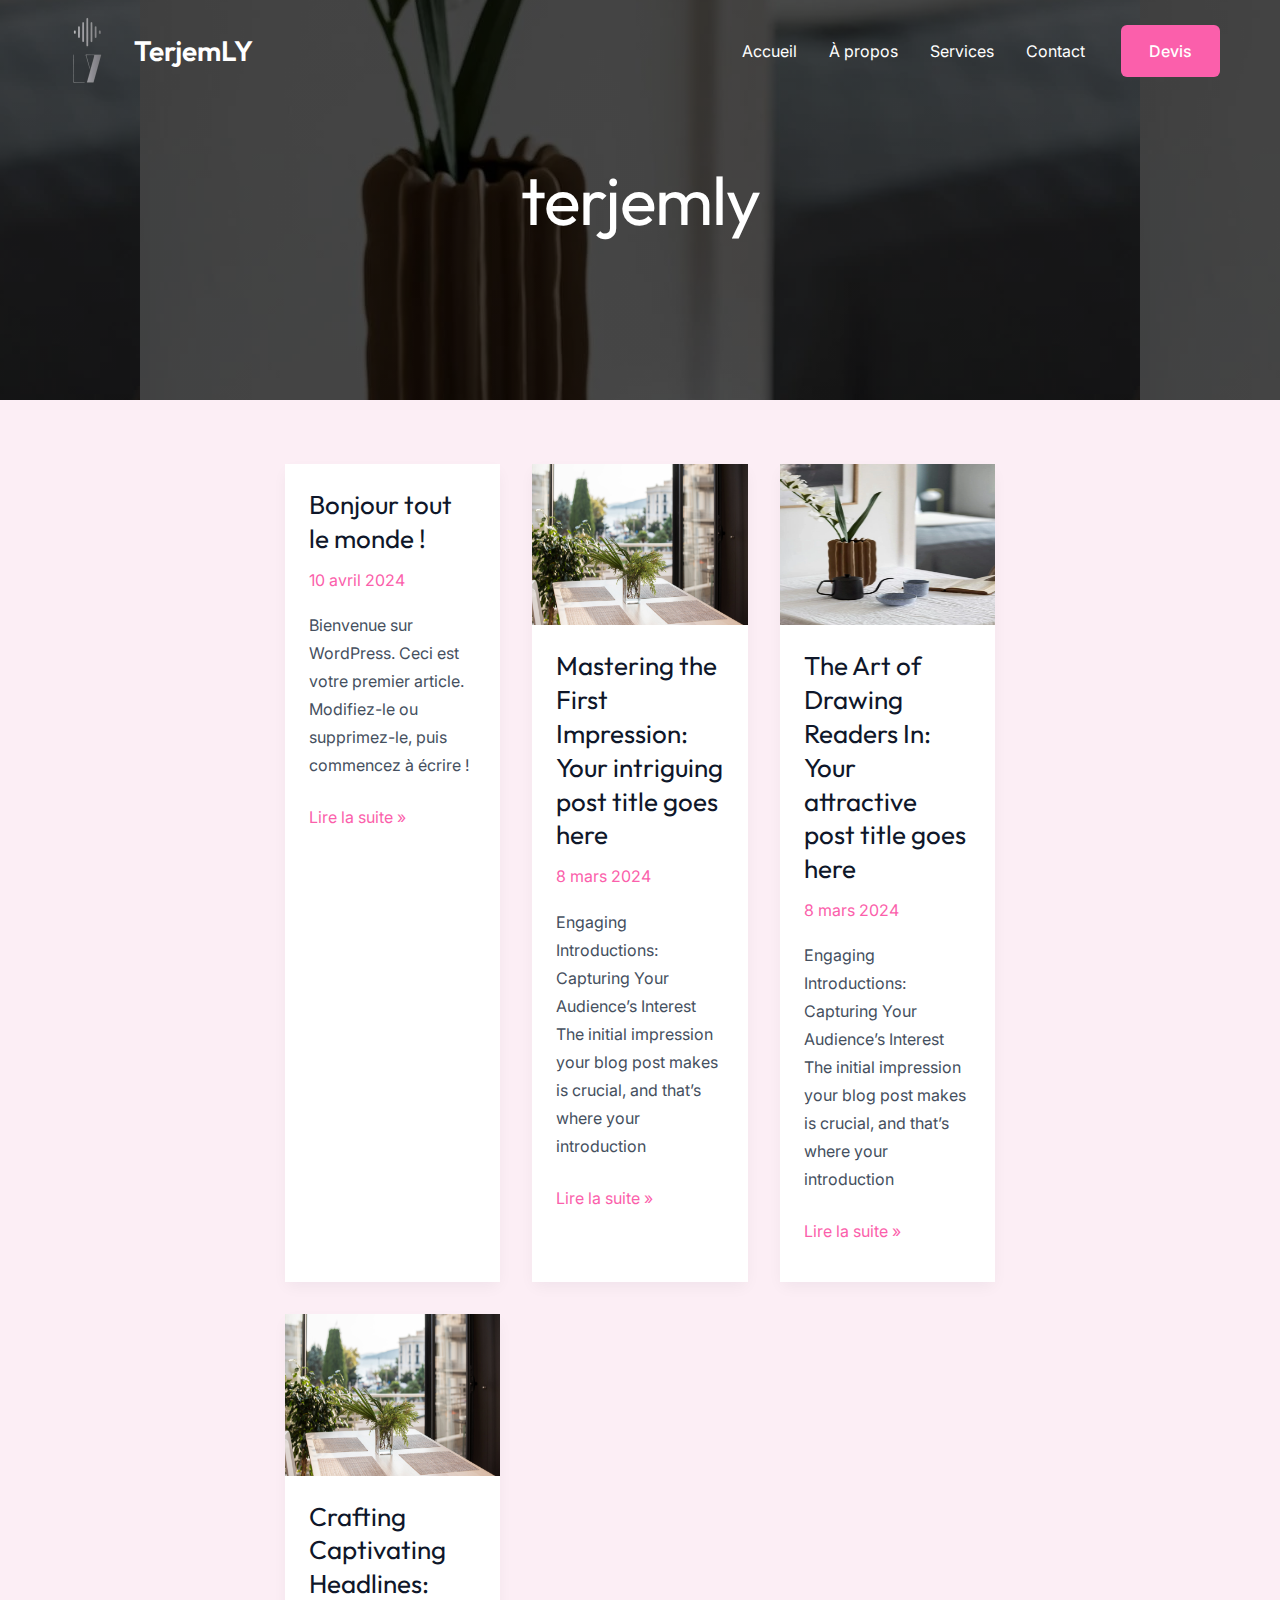
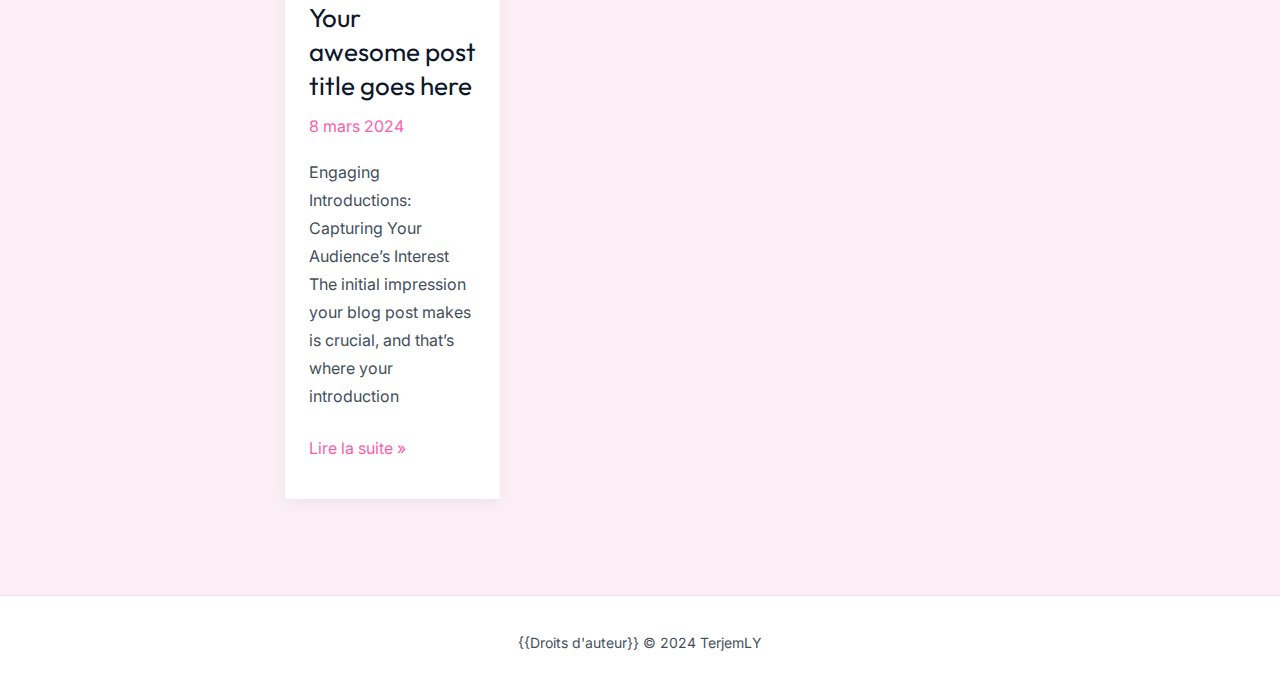
<file: author/terjemly/index.html>
<!DOCTYPE html>
<html lang="fr-FR">
<head>
<meta charset="UTF-8">
<meta name="viewport" content="width=device-width, initial-scale=1">
	 <link rel="profile" href="https://gmpg.org/xfn/11"> 
	 <title>terjemly &#8211; TerjemLY</title>
<meta name="robots" content="max-image-preview:large">
<link rel="dns-prefetch" href="//fonts.googleapis.com">
<link rel="alternate" type="application/rss+xml" title="TerjemLY &raquo; Flux" href="./../../feed/index.html">
<link rel="alternate" type="application/rss+xml" title="TerjemLY &raquo; Flux des commentaires" href="./../../comments/feed/index.html">
<link rel="alternate" type="application/rss+xml" title="TerjemLY &raquo; Flux des articles écrits par terjemly" href="./feed/index.html">
<script>
window._wpemojiSettings = {"baseUrl":"https:\/\/s.w.org\/images\/core\/emoji\/15.0.3\/72x72\/","ext":".png","svgUrl":"https:\/\/s.w.org\/images\/core\/emoji\/15.0.3\/svg\/","svgExt":".svg","source":{"concatemoji":".\/\/wp-includes\/js\/wp-emoji-release.min.js?ver=6.5.2"}};
/*! This file is auto-generated */
!function(i,n){var o,s,e;function c(e){try{var t={supportTests:e,timestamp:(new Date).valueOf()};sessionStorage.setItem(o,JSON.stringify(t))}catch(e){}}function p(e,t,n){e.clearRect(0,0,e.canvas.width,e.canvas.height),e.fillText(t,0,0);var t=new Uint32Array(e.getImageData(0,0,e.canvas.width,e.canvas.height).data),r=(e.clearRect(0,0,e.canvas.width,e.canvas.height),e.fillText(n,0,0),new Uint32Array(e.getImageData(0,0,e.canvas.width,e.canvas.height).data));return t.every(function(e,t){return e===r[t]})}function u(e,t,n){switch(t){case"flag":return n(e,"🏳️‍⚧️","🏳️​⚧️")?!1:!n(e,"🇺🇳","🇺​🇳")&&!n(e,"🏴󠁧󠁢󠁥󠁮󠁧󠁿","🏴​󠁧​󠁢​󠁥​󠁮​󠁧​󠁿");case"emoji":return!n(e,"🐦‍⬛","🐦​⬛")}return!1}function f(e,t,n){var r="undefined"!=typeof WorkerGlobalScope&&self instanceof WorkerGlobalScope?new OffscreenCanvas(300,150):i.createElement("canvas"),a=r.getContext("2d",{willReadFrequently:!0}),o=(a.textBaseline="top",a.font="600 32px Arial",{});return e.forEach(function(e){o[e]=t(a,e,n)}),o}function t(e){var t=i.createElement("script");t.src=e,t.defer=!0,i.head.appendChild(t)}"undefined"!=typeof Promise&&(o="wpEmojiSettingsSupports",s=["flag","emoji"],n.supports={everything:!0,everythingExceptFlag:!0},e=new Promise(function(e){i.addEventListener("DOMContentLoaded",e,{once:!0})}),new Promise(function(t){var n=function(){try{var e=JSON.parse(sessionStorage.getItem(o));if("object"==typeof e&&"number"==typeof e.timestamp&&(new Date).valueOf()<e.timestamp+604800&&"object"==typeof e.supportTests)return e.supportTests}catch(e){}return null}();if(!n){if("undefined"!=typeof Worker&&"undefined"!=typeof OffscreenCanvas&&"undefined"!=typeof URL&&URL.createObjectURL&&"undefined"!=typeof Blob)try{var e="postMessage("+f.toString()+"("+[JSON.stringify(s),u.toString(),p.toString()].join(",")+"));",r=new Blob([e],{type:"text/javascript"}),a=new Worker(URL.createObjectURL(r),{name:"wpTestEmojiSupports"});return void(a.onmessage=function(e){c(n=e.data),a.terminate(),t(n)})}catch(e){}c(n=f(s,u,p))}t(n)}).then(function(e){for(var t in e)n.supports[t]=e[t],n.supports.everything=n.supports.everything&&n.supports[t],"flag"!==t&&(n.supports.everythingExceptFlag=n.supports.everythingExceptFlag&&n.supports[t]);n.supports.everythingExceptFlag=n.supports.everythingExceptFlag&&!n.supports.flag,n.DOMReady=!1,n.readyCallback=function(){n.DOMReady=!0}}).then(function(){return e}).then(function(){var e;n.supports.everything||(n.readyCallback(),(e=n.source||{}).concatemoji?t(e.concatemoji):e.wpemoji&&e.twemoji&&(t(e.twemoji),t(e.wpemoji)))}))}((window,document),window._wpemojiSettings);
</script>
<link rel="stylesheet" id="astra-theme-css-css" href="./../../wp-content/themes/astra/assets/css/minified/main.min.css?ver=4.6.11" media="all">
<style id="astra-theme-css-inline-css">:root{--ast-container-default-xlg-padding:3em;--ast-container-default-lg-padding:3em;--ast-container-default-slg-padding:2em;--ast-container-default-md-padding:3em;--ast-container-default-sm-padding:3em;--ast-container-default-xs-padding:2.4em;--ast-container-default-xxs-padding:1.8em;--ast-code-block-background:#ECEFF3;--ast-comment-inputs-background:#F9FAFB;--ast-normal-container-width:1200px;--ast-narrow-container-width:750px;--ast-blog-title-font-weight:normal;--ast-blog-meta-weight:inherit;}html{font-size:100%;}a{color:var(--ast-global-color-0);}a:hover,a:focus{color:var(--ast-global-color-1);}body,button,input,select,textarea,.ast-button,.ast-custom-button{font-family:'Inter',sans-serif;font-weight:400;font-size:16px;font-size:1rem;line-height:var(--ast-body-line-height,1.75em);}blockquote{color:var(--ast-global-color-3);}h1,.entry-content h1,h2,.entry-content h2,h3,.entry-content h3,h4,.entry-content h4,h5,.entry-content h5,h6,.entry-content h6,.site-title,.site-title a{font-family:'Outfit',sans-serif;font-weight:600;}.ast-site-identity .site-title a{color:var(--ast-global-color-2);}.site-title{font-size:28px;font-size:1.75rem;display:block;}header .custom-logo-link img{max-width:58px;}.astra-logo-svg{width:58px;}.site-header .site-description{font-size:15px;font-size:0.9375rem;display:none;}.entry-title{font-size:26px;font-size:1.625rem;}.archive .ast-article-post .ast-article-inner,.blog .ast-article-post .ast-article-inner,.archive .ast-article-post .ast-article-inner:hover,.blog .ast-article-post .ast-article-inner:hover{overflow:hidden;}h1,.entry-content h1{font-size:68px;font-size:4.25rem;font-weight:normal;font-family:'Outfit',sans-serif;line-height:1.1em;letter-spacing:-1px;}h2,.entry-content h2{font-size:48px;font-size:3rem;font-weight:normal;font-family:'Outfit',sans-serif;line-height:1.3em;}h3,.entry-content h3{font-size:23px;font-size:1.4375rem;font-weight:normal;font-family:'Outfit',sans-serif;line-height:1.2em;}h4,.entry-content h4{font-size:22px;font-size:1.375rem;line-height:1.3em;font-weight:normal;font-family:'Outfit',sans-serif;}h5,.entry-content h5{font-size:20px;font-size:1.25rem;line-height:1.5em;font-weight:normal;font-family:'Outfit',sans-serif;}h6,.entry-content h6{font-size:16px;font-size:1rem;line-height:1.25em;font-weight:600;font-family:'Outfit',sans-serif;}::selection{background-color:var(--ast-global-color-0);color:#000000;}body,h1,.entry-title a,.entry-content h1,h2,.entry-content h2,h3,.entry-content h3,h4,.entry-content h4,h5,.entry-content h5,h6,.entry-content h6{color:var(--ast-global-color-3);}.tagcloud a:hover,.tagcloud a:focus,.tagcloud a.current-item{color:#000000;border-color:var(--ast-global-color-0);background-color:var(--ast-global-color-0);}input:focus,input[type="text"]:focus,input[type="email"]:focus,input[type="url"]:focus,input[type="password"]:focus,input[type="reset"]:focus,input[type="search"]:focus,textarea:focus{border-color:var(--ast-global-color-0);}input[type="radio"]:checked,input[type=reset],input[type="checkbox"]:checked,input[type="checkbox"]:hover:checked,input[type="checkbox"]:focus:checked,input[type=range]::-webkit-slider-thumb{border-color:var(--ast-global-color-0);background-color:var(--ast-global-color-0);box-shadow:none;}.site-footer a:hover + .post-count,.site-footer a:focus + .post-count{background:var(--ast-global-color-0);border-color:var(--ast-global-color-0);}.single .nav-links .nav-previous,.single .nav-links .nav-next{color:var(--ast-global-color-0);}.entry-meta,.entry-meta *{line-height:1.45;color:var(--ast-global-color-0);}.entry-meta a:not(.ast-button):hover,.entry-meta a:not(.ast-button):hover *,.entry-meta a:not(.ast-button):focus,.entry-meta a:not(.ast-button):focus *,.page-links > .page-link,.page-links .page-link:hover,.post-navigation a:hover{color:var(--ast-global-color-1);}#cat option,.secondary .calendar_wrap thead a,.secondary .calendar_wrap thead a:visited{color:var(--ast-global-color-0);}.secondary .calendar_wrap #today,.ast-progress-val span{background:var(--ast-global-color-0);}.secondary a:hover + .post-count,.secondary a:focus + .post-count{background:var(--ast-global-color-0);border-color:var(--ast-global-color-0);}.calendar_wrap #today > a{color:#000000;}.page-links .page-link,.single .post-navigation a{color:var(--ast-global-color-0);}.ast-search-menu-icon .search-form button.search-submit{padding:0 4px;}.ast-search-menu-icon form.search-form{padding-right:0;}.ast-search-menu-icon.slide-search input.search-field{width:0;}.ast-header-search .ast-search-menu-icon.ast-dropdown-active .search-form,.ast-header-search .ast-search-menu-icon.ast-dropdown-active .search-field:focus{transition:all 0.2s;}.search-form input.search-field:focus{outline:none;}.ast-archive-title{color:var(--ast-global-color-2);}.widget-title,.widget .wp-block-heading{font-size:22px;font-size:1.375rem;color:var(--ast-global-color-2);}.ast-single-post .entry-content a,.ast-comment-content a:not(.ast-comment-edit-reply-wrap a){text-decoration:underline;}.ast-single-post .wp-block-button .wp-block-button__link,.ast-single-post .elementor-button-wrapper .elementor-button,.ast-single-post .entry-content .uagb-tab a,.ast-single-post .entry-content .uagb-ifb-cta a,.ast-single-post .entry-content .wp-block-uagb-buttons a,.ast-single-post .entry-content .uabb-module-content a,.ast-single-post .entry-content .uagb-post-grid a,.ast-single-post .entry-content .uagb-timeline a,.ast-single-post .entry-content .uagb-toc__wrap a,.ast-single-post .entry-content .uagb-taxomony-box a,.ast-single-post .entry-content .woocommerce a,.entry-content .wp-block-latest-posts > li > a,.ast-single-post .entry-content .wp-block-file__button,li.ast-post-filter-single,.ast-single-post .wp-block-buttons .wp-block-button.is-style-outline .wp-block-button__link,.ast-single-post .ast-comment-content .comment-reply-link,.ast-single-post .ast-comment-content .comment-edit-link{text-decoration:none;}.ast-search-menu-icon.slide-search a:focus-visible:focus-visible,.astra-search-icon:focus-visible,#close:focus-visible,a:focus-visible,.ast-menu-toggle:focus-visible,.site .skip-link:focus-visible,.wp-block-loginout input:focus-visible,.wp-block-search.wp-block-search__button-inside .wp-block-search__inside-wrapper,.ast-header-navigation-arrow:focus-visible,.woocommerce .wc-proceed-to-checkout > .checkout-button:focus-visible,.woocommerce .woocommerce-MyAccount-navigation ul li a:focus-visible,.ast-orders-table__row .ast-orders-table__cell:focus-visible,.woocommerce .woocommerce-order-details .order-again > .button:focus-visible,.woocommerce .woocommerce-message a.button.wc-forward:focus-visible,.woocommerce #minus_qty:focus-visible,.woocommerce #plus_qty:focus-visible,a#ast-apply-coupon:focus-visible,.woocommerce .woocommerce-info a:focus-visible,.woocommerce .astra-shop-summary-wrap a:focus-visible,.woocommerce a.wc-forward:focus-visible,#ast-apply-coupon:focus-visible,.woocommerce-js .woocommerce-mini-cart-item a.remove:focus-visible,#close:focus-visible,.button.search-submit:focus-visible,#search_submit:focus,.normal-search:focus-visible{outline-style:dotted;outline-color:inherit;outline-width:thin;}input:focus,input[type="text"]:focus,input[type="email"]:focus,input[type="url"]:focus,input[type="password"]:focus,input[type="reset"]:focus,input[type="search"]:focus,input[type="number"]:focus,textarea:focus,.wp-block-search__input:focus,[data-section="section-header-mobile-trigger"] .ast-button-wrap .ast-mobile-menu-trigger-minimal:focus,.ast-mobile-popup-drawer.active .menu-toggle-close:focus,.woocommerce-ordering select.orderby:focus,#ast-scroll-top:focus,#coupon_code:focus,.woocommerce-page #comment:focus,.woocommerce #reviews #respond input#submit:focus,.woocommerce a.add_to_cart_button:focus,.woocommerce .button.single_add_to_cart_button:focus,.woocommerce .woocommerce-cart-form button:focus,.woocommerce .woocommerce-cart-form__cart-item .quantity .qty:focus,.woocommerce .woocommerce-billing-fields .woocommerce-billing-fields__field-wrapper .woocommerce-input-wrapper > .input-text:focus,.woocommerce #order_comments:focus,.woocommerce #place_order:focus,.woocommerce .woocommerce-address-fields .woocommerce-address-fields__field-wrapper .woocommerce-input-wrapper > .input-text:focus,.woocommerce .woocommerce-MyAccount-content form button:focus,.woocommerce .woocommerce-MyAccount-content .woocommerce-EditAccountForm .woocommerce-form-row .woocommerce-Input.input-text:focus,.woocommerce .ast-woocommerce-container .woocommerce-pagination ul.page-numbers li a:focus,body #content .woocommerce form .form-row .select2-container--default .select2-selection--single:focus,#ast-coupon-code:focus,.woocommerce.woocommerce-js .quantity input[type=number]:focus,.woocommerce-js .woocommerce-mini-cart-item .quantity input[type=number]:focus,.woocommerce p#ast-coupon-trigger:focus{border-style:dotted;border-color:inherit;border-width:thin;}input{outline:none;}.ast-logo-title-inline .site-logo-img{padding-right:1em;}.site-logo-img img{ transition:all 0.2s linear;}body .ast-oembed-container *{position:absolute;top:0;width:100%;height:100%;left:0;}body .wp-block-embed-pocket-casts .ast-oembed-container *{position:unset;}.ast-single-post-featured-section + article {margin-top: 2em;}.site-content .ast-single-post-featured-section img {width: 100%;overflow: hidden;object-fit: cover;}.site > .ast-single-related-posts-container {margin-top: 0;}@media (min-width: 922px) {.ast-desktop .ast-container--narrow {max-width: var(--ast-narrow-container-width);margin: 0 auto;}}@media (max-width:921px){#ast-desktop-header{display:none;}}@media (min-width:922px){#ast-mobile-header{display:none;}}.wp-block-buttons.aligncenter{justify-content:center;}@media (max-width:921px){.ast-separate-container.ast-single-post.ast-right-sidebar #primary,.ast-separate-container.ast-single-post.ast-left-sidebar #primary,.ast-separate-container.ast-single-post #primary,.ast-plain-container #primary,.ast-narrow-container #primary{margin-top:40px;margin-bottom:20px;}.ast-separate-container.ast-single-post.ast-right-sidebar #primary,.ast-separate-container.ast-single-post.ast-left-sidebar #primary,.ast-separate-container.ast-single-post #primary,.ast-plain-container.ast-single-post #primary,.ast-narrow-container.ast-single-post #primary{margin-top:40px;margin-bottom:20px;}}@media (max-width:544px){.ast-separate-container.ast-single-post.ast-right-sidebar #primary,.ast-separate-container.ast-single-post.ast-left-sidebar #primary,.ast-separate-container.ast-single-post #primary,.ast-plain-container.ast-single-post #primary,.ast-narrow-container.ast-single-post #primary{margin-top:30px;margin-bottom:20px;}}@media (max-width:921px){.ast-separate-container #primary,.ast-narrow-container #primary{padding-top:0px;}}@media (max-width:544px){.ast-separate-container #primary,.ast-narrow-container #primary{padding-top:0px;}}@media (max-width:921px){.ast-separate-container #primary,.ast-narrow-container #primary{padding-bottom:0px;}}@media (max-width:544px){.ast-separate-container #primary,.ast-narrow-container #primary{padding-bottom:0px;}}.wp-block-button.is-style-outline .wp-block-button__link{border-color:var(--ast-global-color-0);}div.wp-block-button.is-style-outline > .wp-block-button__link:not(.has-text-color),div.wp-block-button.wp-block-button__link.is-style-outline:not(.has-text-color){color:var(--ast-global-color-0);}.wp-block-button.is-style-outline .wp-block-button__link:hover,.wp-block-buttons .wp-block-button.is-style-outline .wp-block-button__link:focus,.wp-block-buttons .wp-block-button.is-style-outline > .wp-block-button__link:not(.has-text-color):hover,.wp-block-buttons .wp-block-button.wp-block-button__link.is-style-outline:not(.has-text-color):hover{color:#ffffff;background-color:var(--ast-global-color-1);border-color:var(--ast-global-color-1);}.post-page-numbers.current .page-link,.ast-pagination .page-numbers.current{color:#000000;border-color:var(--ast-global-color-0);background-color:var(--ast-global-color-0);}.wp-block-button.is-style-outline .wp-block-button__link.wp-element-button,.ast-outline-button{border-color:var(--ast-global-color-0);font-family:inherit;font-weight:500;font-size:16px;font-size:1rem;line-height:1em;text-decoration:initial;border-top-left-radius:6px;border-top-right-radius:6px;border-bottom-right-radius:6px;border-bottom-left-radius:6px;}.wp-block-buttons .wp-block-button.is-style-outline > .wp-block-button__link:not(.has-text-color),.wp-block-buttons .wp-block-button.wp-block-button__link.is-style-outline:not(.has-text-color),.ast-outline-button{color:var(--ast-global-color-0);}.wp-block-button.is-style-outline .wp-block-button__link:hover,.wp-block-buttons .wp-block-button.is-style-outline .wp-block-button__link:focus,.wp-block-buttons .wp-block-button.is-style-outline > .wp-block-button__link:not(.has-text-color):hover,.wp-block-buttons .wp-block-button.wp-block-button__link.is-style-outline:not(.has-text-color):hover,.ast-outline-button:hover,.ast-outline-button:focus,.wp-block-uagb-buttons-child .uagb-buttons-repeater.ast-outline-button:hover,.wp-block-uagb-buttons-child .uagb-buttons-repeater.ast-outline-button:focus{color:#ffffff;background-color:var(--ast-global-color-1);border-color:var(--ast-global-color-1);}.wp-block-button .wp-block-button__link.wp-element-button.is-style-outline:not(.has-background),.wp-block-button.is-style-outline>.wp-block-button__link.wp-element-button:not(.has-background),.ast-outline-button{background-color:var(--ast-global-color-0);}.entry-content[ast-blocks-layout] > figure{margin-bottom:1em;}h1.widget-title{font-weight:normal;}h2.widget-title{font-weight:normal;}h3.widget-title{font-weight:normal;}#page{display:flex;flex-direction:column;min-height:100vh;}.ast-404-layout-1 h1.page-title{color:var(--ast-global-color-2);}.single .post-navigation a{line-height:1em;height:inherit;}.error-404 .page-sub-title{font-size:1.5rem;font-weight:inherit;}.search .site-content .content-area .search-form{margin-bottom:0;}#page .site-content{flex-grow:1;}.widget{margin-bottom:1.25em;}#secondary li{line-height:1.5em;}#secondary .wp-block-group h2{margin-bottom:0.7em;}#secondary h2{font-size:1.7rem;}.ast-separate-container .ast-article-post,.ast-separate-container .ast-article-single,.ast-separate-container .comment-respond{padding:3em;}.ast-separate-container .ast-article-single .ast-article-single{padding:0;}.ast-article-single .wp-block-post-template-is-layout-grid{padding-left:0;}.ast-separate-container .comments-title,.ast-narrow-container .comments-title{padding:1.5em 2em;}.ast-page-builder-template .comment-form-textarea,.ast-comment-formwrap .ast-grid-common-col{padding:0;}.ast-comment-formwrap{padding:0;display:inline-flex;column-gap:20px;width:100%;margin-left:0;margin-right:0;}.comments-area textarea#comment:focus,.comments-area textarea#comment:active,.comments-area .ast-comment-formwrap input[type="text"]:focus,.comments-area .ast-comment-formwrap input[type="text"]:active {box-shadow:none;outline:none;}.archive.ast-page-builder-template .entry-header{margin-top:2em;}.ast-page-builder-template .ast-comment-formwrap{width:100%;}.entry-title{margin-bottom:0.5em;}.ast-archive-description p{font-size:inherit;font-weight:inherit;line-height:inherit;}.ast-separate-container .ast-comment-list li.depth-1,.hentry{margin-bottom:2em;}@media (min-width:921px){.ast-left-sidebar.ast-page-builder-template #secondary,.archive.ast-right-sidebar.ast-page-builder-template .site-main{padding-left:20px;padding-right:20px;}}@media (max-width:544px){.ast-comment-formwrap.ast-row{column-gap:10px;display:inline-block;}#ast-commentform .ast-grid-common-col{position:relative;width:100%;}}@media (min-width:1201px){.ast-separate-container .ast-article-post,.ast-separate-container .ast-article-single,.ast-separate-container .ast-author-box,.ast-separate-container .ast-404-layout-1,.ast-separate-container .no-results{padding:3em;}}.ast-author-box img.avatar{margin:0;}@media (min-width:921px){.ast-author-box img.avatar{width:100px;height:100px;}.ast-author-box{column-gap:50px;}}@media (max-width:921px){.ast-author-avatar{margin-top:20px;}}@media (min-width:922px){.ast-author-box{align-items:center;}}@media (max-width:921px){.ast-separate-container #primary,.ast-separate-container #secondary{padding:1.5em 0;}#primary,#secondary{padding:1.5em 0;margin:0;}.ast-left-sidebar #content > .ast-container{display:flex;flex-direction:column-reverse;width:100%;}}@media (min-width:922px){.ast-separate-container.ast-right-sidebar #primary,.ast-separate-container.ast-left-sidebar #primary{border:0;}.search-no-results.ast-separate-container #primary{margin-bottom:4em;}.ast-author-box{-js-display:flex;display:flex;}.ast-author-bio{flex:1;}}.wp-block-button .wp-block-button__link{color:#ffffff;}.wp-block-button .wp-block-button__link:hover,.wp-block-button .wp-block-button__link:focus{color:#ffffff;background-color:var(--ast-global-color-1);border-color:var(--ast-global-color-1);}.wp-block-button .wp-block-button__link,.wp-block-search .wp-block-search__button,body .wp-block-file .wp-block-file__button{border-style:solid;border-top-width:0px;border-right-width:0px;border-left-width:0px;border-bottom-width:0px;border-color:var(--ast-global-color-0);background-color:var(--ast-global-color-0);color:#ffffff;font-family:inherit;font-weight:500;line-height:1em;text-decoration:initial;font-size:16px;font-size:1rem;border-top-left-radius:6px;border-top-right-radius:6px;border-bottom-right-radius:6px;border-bottom-left-radius:6px;padding-top:18px;padding-right:28px;padding-bottom:18px;padding-left:28px;}.menu-toggle,button,.ast-button,.ast-custom-button,.button,input#submit,input[type="button"],input[type="submit"],input[type="reset"],form[CLASS*="wp-block-search__"].wp-block-search .wp-block-search__inside-wrapper .wp-block-search__button,body .wp-block-file .wp-block-file__button,.search .search-submit,.woocommerce-js a.button,.woocommerce button.button,.woocommerce .woocommerce-message a.button,.woocommerce #respond input#submit.alt,.woocommerce input.button.alt,.woocommerce input.button,.woocommerce input.button:disabled,.woocommerce input.button:disabled[disabled],.woocommerce input.button:disabled:hover,.woocommerce input.button:disabled[disabled]:hover,.woocommerce #respond input#submit,.woocommerce button.button.alt.disabled,.wc-block-grid__products .wc-block-grid__product .wp-block-button__link,.wc-block-grid__product-onsale,[CLASS*="wc-block"] button,.woocommerce-js .astra-cart-drawer .astra-cart-drawer-content .woocommerce-mini-cart__buttons .button:not(.checkout):not(.ast-continue-shopping),.woocommerce-js .astra-cart-drawer .astra-cart-drawer-content .woocommerce-mini-cart__buttons a.checkout,.woocommerce button.button.alt.disabled.wc-variation-selection-needed,[CLASS*="wc-block"] .wc-block-components-button{border-style:solid;border-top-width:0px;border-right-width:0px;border-left-width:0px;border-bottom-width:0px;color:#ffffff;border-color:var(--ast-global-color-0);background-color:var(--ast-global-color-0);padding-top:18px;padding-right:28px;padding-bottom:18px;padding-left:28px;font-family:inherit;font-weight:500;font-size:16px;font-size:1rem;line-height:1em;text-decoration:initial;border-top-left-radius:6px;border-top-right-radius:6px;border-bottom-right-radius:6px;border-bottom-left-radius:6px;}button:focus,.menu-toggle:hover,button:hover,.ast-button:hover,.ast-custom-button:hover .button:hover,.ast-custom-button:hover ,input[type=reset]:hover,input[type=reset]:focus,input#submit:hover,input#submit:focus,input[type="button"]:hover,input[type="button"]:focus,input[type="submit"]:hover,input[type="submit"]:focus,form[CLASS*="wp-block-search__"].wp-block-search .wp-block-search__inside-wrapper .wp-block-search__button:hover,form[CLASS*="wp-block-search__"].wp-block-search .wp-block-search__inside-wrapper .wp-block-search__button:focus,body .wp-block-file .wp-block-file__button:hover,body .wp-block-file .wp-block-file__button:focus,.woocommerce-js a.button:hover,.woocommerce button.button:hover,.woocommerce .woocommerce-message a.button:hover,.woocommerce #respond input#submit:hover,.woocommerce #respond input#submit.alt:hover,.woocommerce input.button.alt:hover,.woocommerce input.button:hover,.woocommerce button.button.alt.disabled:hover,.wc-block-grid__products .wc-block-grid__product .wp-block-button__link:hover,[CLASS*="wc-block"] button:hover,.woocommerce-js .astra-cart-drawer .astra-cart-drawer-content .woocommerce-mini-cart__buttons .button:not(.checkout):not(.ast-continue-shopping):hover,.woocommerce-js .astra-cart-drawer .astra-cart-drawer-content .woocommerce-mini-cart__buttons a.checkout:hover,.woocommerce button.button.alt.disabled.wc-variation-selection-needed:hover,[CLASS*="wc-block"] .wc-block-components-button:hover,[CLASS*="wc-block"] .wc-block-components-button:focus{color:#ffffff;background-color:var(--ast-global-color-1);border-color:var(--ast-global-color-1);}form[CLASS*="wp-block-search__"].wp-block-search .wp-block-search__inside-wrapper .wp-block-search__button.has-icon{padding-top:calc(18px - 3px);padding-right:calc(28px - 3px);padding-bottom:calc(18px - 3px);padding-left:calc(28px - 3px);}@media (max-width:921px){.ast-mobile-header-stack .main-header-bar .ast-search-menu-icon{display:inline-block;}.ast-header-break-point.ast-header-custom-item-outside .ast-mobile-header-stack .main-header-bar .ast-search-icon{margin:0;}.ast-comment-avatar-wrap img{max-width:2.5em;}.ast-comment-meta{padding:0 1.8888em 1.3333em;}.ast-separate-container .ast-comment-list li.depth-1{padding:1.5em 2.14em;}.ast-separate-container .comment-respond{padding:2em 2.14em;}}@media (min-width:544px){.ast-container{max-width:100%;}}@media (max-width:544px){.ast-separate-container .ast-article-post,.ast-separate-container .ast-article-single,.ast-separate-container .comments-title,.ast-separate-container .ast-archive-description{padding:1.5em 1em;}.ast-separate-container #content .ast-container{padding-left:0.54em;padding-right:0.54em;}.ast-separate-container .ast-comment-list .bypostauthor{padding:.5em;}.ast-search-menu-icon.ast-dropdown-active .search-field{width:170px;}}.ast-separate-container{background-color:var(--ast-global-color-4);;background-image:none;;}@media (max-width:921px){.site-title{display:block;}.site-header .site-description{display:none;}.entry-title{font-size:24px;font-size:1.5rem;}h1,.entry-content h1{font-size:48px;}h2,.entry-content h2{font-size:32px;}h3,.entry-content h3{font-size:22px;}}@media (max-width:544px){.site-title{font-size:24px;font-size:1.5rem;display:block;}.site-header .site-description{display:none;}.entry-title{font-size:24px;font-size:1.5rem;}h1,.entry-content h1{font-size:40px;}h2,.entry-content h2{font-size:30px;}h3,.entry-content h3{font-size:20px;}h4,.entry-content h4{font-size:20px;font-size:1.25rem;}header .custom-logo-link img,.ast-header-break-point .site-branding img,.ast-header-break-point .custom-logo-link img{max-width:38px;}.astra-logo-svg{width:38px;}.astra-logo-svg:not(.sticky-custom-logo .astra-logo-svg,.transparent-custom-logo .astra-logo-svg,.advanced-header-logo .astra-logo-svg){height:38px;}.ast-header-break-point .site-logo-img .custom-mobile-logo-link img{max-width:38px;}}@media (max-width:921px){html{font-size:91.2%;}}@media (max-width:544px){html{font-size:91.2%;}}@media (min-width:922px){.ast-container{max-width:1240px;}}@media (min-width:922px){.ast-narrow-container .site-content > .ast-container{max-width:750px;}}@media (min-width:922px){.ast-narrow-container .site-content > .ast-container{max-width:750px;}}@media (min-width:922px){.site-content .ast-container{display:flex;}}@media (max-width:921px){.site-content .ast-container{flex-direction:column;}}.ast-blog-layout-4-grid .ast-article-post{width:33.33%;margin-bottom:2em;border-bottom:0;background-color:transparent;}.ast-blog-layout-4-grid .ast-article-inner .wp-post-image{width:100%;}.ast-article-inner{padding:1.5em;}.ast-blog-layout-4-grid .ast-row{display:flex;flex-wrap:wrap;flex-flow:row wrap;align-items:stretch;}.ast-separate-container .ast-blog-layout-4-grid .ast-article-post{padding:0 1em 0;}.ast-separate-container.ast-desktop .ast-blog-layout-4-grid .ast-row{margin-left:-1em;margin-right:-1em;}.ast-blog-layout-4-grid .ast-article-inner{box-shadow:0px 6px 15px -2px rgba(16,24,40,0.05);}.ast-separate-container .ast-blog-layout-4-grid .ast-article-inner,.ast-plain-container .ast-blog-layout-4-grid .ast-article-inner{height:100%;}.ast-row .blog-layout-4 .post-content,.blog-layout-4 .post-thumb{padding-left:0;padding-right:0;}.ast-article-post.remove-featured-img-padding .blog-layout-4 .post-content .ast-blog-featured-section:first-child .post-thumb-img-content{margin-top:-1.5em;}.ast-article-post.remove-featured-img-padding .blog-layout-4 .post-content .ast-blog-featured-section .post-thumb-img-content{margin-left:-1.5em;margin-right:-1.5em;}@media (max-width:921px){.ast-blog-layout-4-grid .ast-article-post{width:100%;}}.ast-blog-layout-6-grid .ast-blog-featured-section:before {content: "";}.ast-article-post .post-thumb-img-content img{aspect-ratio:4/3;width:100%;}.cat-links.badge a,.tags-links.badge a {padding: 4px 8px;border-radius: 3px;font-weight: 400;}.cat-links.underline a,.tags-links.underline a{text-decoration: underline;}@media (min-width:922px){.main-header-menu .sub-menu .menu-item.ast-left-align-sub-menu:hover > .sub-menu,.main-header-menu .sub-menu .menu-item.ast-left-align-sub-menu.focus > .sub-menu{margin-left:-0px;}}.ast-theme-transparent-header [CLASS*="ast-header-button-"] .ast-custom-button{color:#ffffff;background:var(--ast-global-color-0);}.ast-theme-transparent-header [CLASS*="ast-header-button-"] .ast-custom-button:hover{color:#ffffff;background:var(--ast-global-color-1);}.ast-theme-transparent-header [data-section="section-header-mobile-trigger"] .ast-button-wrap .mobile-menu-toggle-icon .ast-mobile-svg{fill:#ffffff;}.ast-theme-transparent-header [data-section="section-header-mobile-trigger"] .ast-button-wrap .mobile-menu-wrap .mobile-menu{color:#ffffff;}.ast-theme-transparent-header [data-section="section-header-mobile-trigger"] .ast-button-wrap .ast-mobile-menu-trigger-outline{background:transparent;color:#ffffff;border-color:#ffffff;}.site .comments-area{padding-top:2em;padding-bottom:3em;}.wp-block-file {display: flex;align-items: center;flex-wrap: wrap;justify-content: space-between;}.wp-block-pullquote {border: none;}.wp-block-pullquote blockquote::before {content: "\201D";font-family: "Helvetica",sans-serif;display: flex;transform: rotate( 180deg );font-size: 6rem;font-style: normal;line-height: 1;font-weight: bold;align-items: center;justify-content: center;}.has-text-align-right > blockquote::before {justify-content: flex-start;}.has-text-align-left > blockquote::before {justify-content: flex-end;}figure.wp-block-pullquote.is-style-solid-color blockquote {max-width: 100%;text-align: inherit;}html body {--wp--custom--ast-default-block-top-padding: 3em;--wp--custom--ast-default-block-right-padding: 3em;--wp--custom--ast-default-block-bottom-padding: 3em;--wp--custom--ast-default-block-left-padding: 3em;--wp--custom--ast-container-width: 1200px;--wp--custom--ast-content-width-size: 1200px;--wp--custom--ast-wide-width-size: calc(1200px + var(--wp--custom--ast-default-block-left-padding) + var(--wp--custom--ast-default-block-right-padding));}.ast-narrow-container {--wp--custom--ast-content-width-size: 750px;--wp--custom--ast-wide-width-size: 750px;}@media(max-width: 921px) {html body {--wp--custom--ast-default-block-top-padding: 3em;--wp--custom--ast-default-block-right-padding: 2em;--wp--custom--ast-default-block-bottom-padding: 3em;--wp--custom--ast-default-block-left-padding: 2em;}}@media(max-width: 544px) {html body {--wp--custom--ast-default-block-top-padding: 3em;--wp--custom--ast-default-block-right-padding: 1.5em;--wp--custom--ast-default-block-bottom-padding: 3em;--wp--custom--ast-default-block-left-padding: 1.5em;}}.entry-content > .wp-block-group,.entry-content > .wp-block-cover,.entry-content > .wp-block-columns {padding-top: var(--wp--custom--ast-default-block-top-padding);padding-right: var(--wp--custom--ast-default-block-right-padding);padding-bottom: var(--wp--custom--ast-default-block-bottom-padding);padding-left: var(--wp--custom--ast-default-block-left-padding);}.ast-plain-container.ast-no-sidebar .entry-content > .alignfull,.ast-page-builder-template .ast-no-sidebar .entry-content > .alignfull {margin-left: calc( -50vw + 50%);margin-right: calc( -50vw + 50%);max-width: 100vw;width: 100vw;}.ast-plain-container.ast-no-sidebar .entry-content .alignfull .alignfull,.ast-page-builder-template.ast-no-sidebar .entry-content .alignfull .alignfull,.ast-plain-container.ast-no-sidebar .entry-content .alignfull .alignwide,.ast-page-builder-template.ast-no-sidebar .entry-content .alignfull .alignwide,.ast-plain-container.ast-no-sidebar .entry-content .alignwide .alignfull,.ast-page-builder-template.ast-no-sidebar .entry-content .alignwide .alignfull,.ast-plain-container.ast-no-sidebar .entry-content .alignwide .alignwide,.ast-page-builder-template.ast-no-sidebar .entry-content .alignwide .alignwide,.ast-plain-container.ast-no-sidebar .entry-content .wp-block-column .alignfull,.ast-page-builder-template.ast-no-sidebar .entry-content .wp-block-column .alignfull,.ast-plain-container.ast-no-sidebar .entry-content .wp-block-column .alignwide,.ast-page-builder-template.ast-no-sidebar .entry-content .wp-block-column .alignwide {margin-left: auto;margin-right: auto;width: 100%;}[ast-blocks-layout] .wp-block-separator:not(.is-style-dots) {height: 0;}[ast-blocks-layout] .wp-block-separator {margin: 20px auto;}[ast-blocks-layout] .wp-block-separator:not(.is-style-wide):not(.is-style-dots) {max-width: 100px;}[ast-blocks-layout] .wp-block-separator.has-background {padding: 0;}.entry-content[ast-blocks-layout] > * {max-width: var(--wp--custom--ast-content-width-size);margin-left: auto;margin-right: auto;}.entry-content[ast-blocks-layout] > .alignwide {max-width: var(--wp--custom--ast-wide-width-size);}.entry-content[ast-blocks-layout] .alignfull {max-width: none;}.entry-content .wp-block-columns {margin-bottom: 0;}blockquote {margin: 1.5em;border-color: rgba(0,0,0,0.05);}.wp-block-quote:not(.has-text-align-right):not(.has-text-align-center) {border-left: 5px solid rgba(0,0,0,0.05);}.has-text-align-right > blockquote,blockquote.has-text-align-right {border-right: 5px solid rgba(0,0,0,0.05);}.has-text-align-left > blockquote,blockquote.has-text-align-left {border-left: 5px solid rgba(0,0,0,0.05);}.wp-block-site-tagline,.wp-block-latest-posts .read-more {margin-top: 15px;}.wp-block-loginout p label {display: block;}.wp-block-loginout p:not(.login-remember):not(.login-submit) input {width: 100%;}.wp-block-loginout input:focus {border-color: transparent;}.wp-block-loginout input:focus {outline: thin dotted;}.entry-content .wp-block-media-text .wp-block-media-text__content {padding: 0 0 0 8%;}.entry-content .wp-block-media-text.has-media-on-the-right .wp-block-media-text__content {padding: 0 8% 0 0;}.entry-content .wp-block-media-text.has-background .wp-block-media-text__content {padding: 8%;}.entry-content .wp-block-cover:not([class*="background-color"]) .wp-block-cover__inner-container,.entry-content .wp-block-cover:not([class*="background-color"]) .wp-block-cover-image-text,.entry-content .wp-block-cover:not([class*="background-color"]) .wp-block-cover-text,.entry-content .wp-block-cover-image:not([class*="background-color"]) .wp-block-cover__inner-container,.entry-content .wp-block-cover-image:not([class*="background-color"]) .wp-block-cover-image-text,.entry-content .wp-block-cover-image:not([class*="background-color"]) .wp-block-cover-text {color: var(--ast-global-color-5);}.wp-block-loginout .login-remember input {width: 1.1rem;height: 1.1rem;margin: 0 5px 4px 0;vertical-align: middle;}.wp-block-latest-posts > li > *:first-child,.wp-block-latest-posts:not(.is-grid) > li:first-child {margin-top: 0;}.wp-block-search__inside-wrapper .wp-block-search__input {padding: 0 10px;color: var(--ast-global-color-3);background: var(--ast-global-color-5);border-color: var(--ast-border-color);}.wp-block-latest-posts .read-more {margin-bottom: 1.5em;}.wp-block-search__no-button .wp-block-search__inside-wrapper .wp-block-search__input {padding-top: 5px;padding-bottom: 5px;}.wp-block-latest-posts .wp-block-latest-posts__post-date,.wp-block-latest-posts .wp-block-latest-posts__post-author {font-size: 1rem;}.wp-block-latest-posts > li > *,.wp-block-latest-posts:not(.is-grid) > li {margin-top: 12px;margin-bottom: 12px;}.ast-page-builder-template .entry-content[ast-blocks-layout] > *,.ast-page-builder-template .entry-content[ast-blocks-layout] > .alignfull > * {max-width: none;}.ast-page-builder-template .entry-content[ast-blocks-layout] > .alignwide > * {max-width: var(--wp--custom--ast-wide-width-size);}.ast-page-builder-template .entry-content[ast-blocks-layout] > .inherit-container-width > *,.ast-page-builder-template .entry-content[ast-blocks-layout] > * > *,.entry-content[ast-blocks-layout] > .wp-block-cover .wp-block-cover__inner-container {max-width: var(--wp--custom--ast-content-width-size);margin-left: auto;margin-right: auto;}.entry-content[ast-blocks-layout] .wp-block-cover:not(.alignleft):not(.alignright) {width: auto;}@media(max-width: 1200px) {.ast-separate-container .entry-content > .alignfull,.ast-separate-container .entry-content[ast-blocks-layout] > .alignwide,.ast-plain-container .entry-content[ast-blocks-layout] > .alignwide,.ast-plain-container .entry-content .alignfull {margin-left: calc(-1 * min(var(--ast-container-default-xlg-padding),20px)) ;margin-right: calc(-1 * min(var(--ast-container-default-xlg-padding),20px));}}@media(min-width: 1201px) {.ast-separate-container .entry-content > .alignfull {margin-left: calc(-1 * var(--ast-container-default-xlg-padding) );margin-right: calc(-1 * var(--ast-container-default-xlg-padding) );}.ast-separate-container .entry-content[ast-blocks-layout] > .alignwide,.ast-plain-container .entry-content[ast-blocks-layout] > .alignwide {margin-left: calc(-1 * var(--wp--custom--ast-default-block-left-padding) );margin-right: calc(-1 * var(--wp--custom--ast-default-block-right-padding) );}}@media(min-width: 921px) {.ast-separate-container .entry-content .wp-block-group.alignwide:not(.inherit-container-width) > :where(:not(.alignleft):not(.alignright)),.ast-plain-container .entry-content .wp-block-group.alignwide:not(.inherit-container-width) > :where(:not(.alignleft):not(.alignright)) {max-width: calc( var(--wp--custom--ast-content-width-size) + 80px );}.ast-plain-container.ast-right-sidebar .entry-content[ast-blocks-layout] .alignfull,.ast-plain-container.ast-left-sidebar .entry-content[ast-blocks-layout] .alignfull {margin-left: -60px;margin-right: -60px;}}@media(min-width: 544px) {.entry-content > .alignleft {margin-right: 20px;}.entry-content > .alignright {margin-left: 20px;}}@media (max-width:544px){.wp-block-columns .wp-block-column:not(:last-child){margin-bottom:20px;}.wp-block-latest-posts{margin:0;}}@media( max-width: 600px ) {.entry-content .wp-block-media-text .wp-block-media-text__content,.entry-content .wp-block-media-text.has-media-on-the-right .wp-block-media-text__content {padding: 8% 0 0;}.entry-content .wp-block-media-text.has-background .wp-block-media-text__content {padding: 8%;}}.ast-page-builder-template .entry-header {padding-left: 0;}.ast-narrow-container .site-content .wp-block-uagb-image--align-full .wp-block-uagb-image__figure {max-width: 100%;margin-left: auto;margin-right: auto;}.entry-content ul,.entry-content ol {padding: revert;margin: revert;}:root .has-ast-global-color-0-color{color:var(--ast-global-color-0);}:root .has-ast-global-color-0-background-color{background-color:var(--ast-global-color-0);}:root .wp-block-button .has-ast-global-color-0-color{color:var(--ast-global-color-0);}:root .wp-block-button .has-ast-global-color-0-background-color{background-color:var(--ast-global-color-0);}:root .has-ast-global-color-1-color{color:var(--ast-global-color-1);}:root .has-ast-global-color-1-background-color{background-color:var(--ast-global-color-1);}:root .wp-block-button .has-ast-global-color-1-color{color:var(--ast-global-color-1);}:root .wp-block-button .has-ast-global-color-1-background-color{background-color:var(--ast-global-color-1);}:root .has-ast-global-color-2-color{color:var(--ast-global-color-2);}:root .has-ast-global-color-2-background-color{background-color:var(--ast-global-color-2);}:root .wp-block-button .has-ast-global-color-2-color{color:var(--ast-global-color-2);}:root .wp-block-button .has-ast-global-color-2-background-color{background-color:var(--ast-global-color-2);}:root .has-ast-global-color-3-color{color:var(--ast-global-color-3);}:root .has-ast-global-color-3-background-color{background-color:var(--ast-global-color-3);}:root .wp-block-button .has-ast-global-color-3-color{color:var(--ast-global-color-3);}:root .wp-block-button .has-ast-global-color-3-background-color{background-color:var(--ast-global-color-3);}:root .has-ast-global-color-4-color{color:var(--ast-global-color-4);}:root .has-ast-global-color-4-background-color{background-color:var(--ast-global-color-4);}:root .wp-block-button .has-ast-global-color-4-color{color:var(--ast-global-color-4);}:root .wp-block-button .has-ast-global-color-4-background-color{background-color:var(--ast-global-color-4);}:root .has-ast-global-color-5-color{color:var(--ast-global-color-5);}:root .has-ast-global-color-5-background-color{background-color:var(--ast-global-color-5);}:root .wp-block-button .has-ast-global-color-5-color{color:var(--ast-global-color-5);}:root .wp-block-button .has-ast-global-color-5-background-color{background-color:var(--ast-global-color-5);}:root .has-ast-global-color-6-color{color:var(--ast-global-color-6);}:root .has-ast-global-color-6-background-color{background-color:var(--ast-global-color-6);}:root .wp-block-button .has-ast-global-color-6-color{color:var(--ast-global-color-6);}:root .wp-block-button .has-ast-global-color-6-background-color{background-color:var(--ast-global-color-6);}:root .has-ast-global-color-7-color{color:var(--ast-global-color-7);}:root .has-ast-global-color-7-background-color{background-color:var(--ast-global-color-7);}:root .wp-block-button .has-ast-global-color-7-color{color:var(--ast-global-color-7);}:root .wp-block-button .has-ast-global-color-7-background-color{background-color:var(--ast-global-color-7);}:root .has-ast-global-color-8-color{color:var(--ast-global-color-8);}:root .has-ast-global-color-8-background-color{background-color:var(--ast-global-color-8);}:root .wp-block-button .has-ast-global-color-8-color{color:var(--ast-global-color-8);}:root .wp-block-button .has-ast-global-color-8-background-color{background-color:var(--ast-global-color-8);}:root{--ast-global-color-0:#FB5FAB;--ast-global-color-1:#EA559D;--ast-global-color-2:#0F172A;--ast-global-color-3:#454F5E;--ast-global-color-4:#FCEEF5;--ast-global-color-5:#FFFFFF;--ast-global-color-6:#FAD8E9;--ast-global-color-7:#140610;--ast-global-color-8:#222222;}:root {--ast-border-color : var(--ast-global-color-6);}.ast-archive-entry-banner {-js-display: flex;display: flex;flex-direction: column;justify-content: center;text-align: center;position: relative;background: #eeeeee;}.ast-archive-entry-banner[data-banner-width-type="custom"] {margin: 0 auto;width: 100%;}.ast-archive-entry-banner[data-banner-layout="layout-1"] {background: inherit;padding: 20px 0;text-align: left;}.ast-archive-entry-banner[data-post-type="post"]{text-align:center;justify-content:center;min-height:400px;padding-top:3em;padding-right:3em;padding-bottom:3em;padding-left:3em;}.ast-archive-entry-banner[data-post-type="post"] .ast-container{width:100%;}.ast-archive-entry-banner[data-post-type="post"] .ast-container h1{color:#ffffff;font-weight:400;font-size:68px;font-size:4.25rem;}.ast-page-builder-template .ast-archive-entry-banner[data-post-type="post"] .ast-container{max-width:100%;}.ast-narrow-container .ast-archive-entry-banner[data-post-type="post"] .ast-container{max-width:750px;}.ast-archive-entry-banner[data-post-type="post"] .ast-container > *:not(:last-child){margin-bottom:20px;}.ast-archive-entry-banner[data-post-type="post"] .ast-container > *:last-child{margin-bottom:0;}.ast-archive-entry-banner[data-post-type="post"][data-banner-background-type="custom"]{background-image:linear-gradient(to right,rgba(0,0,0,0.7),rgba(0,0,0,0.7)),url(./../../wp-content/uploads/2024/04/placeholder-portrait.png);;background-repeat:repeat;background-position:center center;background-size:auto;background-attachment:scroll;}@media (min-width:922px){.ast-narrow-container .ast-archive-entry-banner[data-post-type="post"] .ast-container{max-width:750px;padding-left:0;padding-right:0;}}@media (max-width:921px){.ast-archive-entry-banner[data-post-type="post"]{padding-top:2em;padding-right:2em;padding-bottom:2em;padding-left:2em;margin-bottom:20px;}.ast-archive-entry-banner[data-post-type="post"] .ast-container{padding-left:0;padding-right:0;}.ast-archive-entry-banner[data-post-type="post"] .ast-container h1{font-size:48px;font-size:3rem;}}@media (max-width:544px){.ast-archive-entry-banner[data-post-type="post"]{padding-top:2em;padding-right:2em;padding-bottom:2em;padding-left:2em;margin-bottom:20px;}.ast-archive-entry-banner[data-post-type="post"] .ast-container h1{font-size:30px;font-size:1.875rem;}}.ast-theme-transparent-header #masthead .site-logo-img .transparent-custom-logo .astra-logo-svg{width:50px;height:50px;}.ast-theme-transparent-header #masthead .site-logo-img .transparent-custom-logo img{ max-width:50px;}@media (max-width:921px){.ast-theme-transparent-header #masthead .site-logo-img .transparent-custom-logo .astra-logo-svg{width:120px;}.ast-theme-transparent-header #masthead .site-logo-img .transparent-custom-logo img{ max-width:120px;}}@media (max-width:543px){.ast-theme-transparent-header #masthead .site-logo-img .transparent-custom-logo .astra-logo-svg{width:50px;}.ast-theme-transparent-header #masthead .site-logo-img .transparent-custom-logo img{ max-width:50px;}}@media (min-width:921px){.ast-theme-transparent-header #masthead{position:absolute;left:0;right:0;}.ast-theme-transparent-header .main-header-bar,.ast-theme-transparent-header.ast-header-break-point .main-header-bar{background:none;}body.elementor-editor-active.ast-theme-transparent-header #masthead,.fl-builder-edit .ast-theme-transparent-header #masthead,body.vc_editor.ast-theme-transparent-header #masthead,body.brz-ed.ast-theme-transparent-header #masthead{z-index:0;}.ast-header-break-point.ast-replace-site-logo-transparent.ast-theme-transparent-header .custom-mobile-logo-link{display:none;}.ast-header-break-point.ast-replace-site-logo-transparent.ast-theme-transparent-header .transparent-custom-logo{display:inline-block;}.ast-theme-transparent-header .ast-above-header,.ast-theme-transparent-header .ast-above-header.ast-above-header-bar{background-image:none;background-color:transparent;}.ast-theme-transparent-header .ast-below-header{background-image:none;background-color:transparent;}}.ast-theme-transparent-header .site-title a,.ast-theme-transparent-header .site-title a:focus,.ast-theme-transparent-header .site-title a:hover,.ast-theme-transparent-header .site-title a:visited{color:#ffffff;}.ast-theme-transparent-header .site-header .site-description{color:#ffffff;}.ast-theme-transparent-header .ast-builder-menu .main-header-menu,.ast-theme-transparent-header .ast-builder-menu .main-header-menu .menu-link,.ast-theme-transparent-header [CLASS*="ast-builder-menu-"] .main-header-menu .menu-item > .menu-link,.ast-theme-transparent-header .ast-masthead-custom-menu-items,.ast-theme-transparent-header .ast-masthead-custom-menu-items a,.ast-theme-transparent-header .ast-builder-menu .main-header-menu .menu-item > .ast-menu-toggle,.ast-theme-transparent-header .ast-builder-menu .main-header-menu .menu-item > .ast-menu-toggle,.ast-theme-transparent-header .ast-above-header-navigation a,.ast-header-break-point.ast-theme-transparent-header .ast-above-header-navigation a,.ast-header-break-point.ast-theme-transparent-header .ast-above-header-navigation > ul.ast-above-header-menu > .menu-item-has-children:not(.current-menu-item) > .ast-menu-toggle,.ast-theme-transparent-header .ast-below-header-menu,.ast-theme-transparent-header .ast-below-header-menu a,.ast-header-break-point.ast-theme-transparent-header .ast-below-header-menu a,.ast-header-break-point.ast-theme-transparent-header .ast-below-header-menu,.ast-theme-transparent-header .main-header-menu .menu-link{color:#ffffff;}.ast-theme-transparent-header .ast-builder-menu .main-header-menu .menu-item:hover > .menu-link,.ast-theme-transparent-header .ast-builder-menu .main-header-menu .menu-item:hover > .ast-menu-toggle,.ast-theme-transparent-header .ast-builder-menu .main-header-menu .ast-masthead-custom-menu-items a:hover,.ast-theme-transparent-header .ast-builder-menu .main-header-menu .focus > .menu-link,.ast-theme-transparent-header .ast-builder-menu .main-header-menu .focus > .ast-menu-toggle,.ast-theme-transparent-header .ast-builder-menu .main-header-menu .current-menu-item > .menu-link,.ast-theme-transparent-header .ast-builder-menu .main-header-menu .current-menu-ancestor > .menu-link,.ast-theme-transparent-header .ast-builder-menu .main-header-menu .current-menu-item > .ast-menu-toggle,.ast-theme-transparent-header .ast-builder-menu .main-header-menu .current-menu-ancestor > .ast-menu-toggle,.ast-theme-transparent-header [CLASS*="ast-builder-menu-"] .main-header-menu .current-menu-item > .menu-link,.ast-theme-transparent-header [CLASS*="ast-builder-menu-"] .main-header-menu .current-menu-ancestor > .menu-link,.ast-theme-transparent-header [CLASS*="ast-builder-menu-"] .main-header-menu .current-menu-item > .ast-menu-toggle,.ast-theme-transparent-header [CLASS*="ast-builder-menu-"] .main-header-menu .current-menu-ancestor > .ast-menu-toggle,.ast-theme-transparent-header .main-header-menu .menu-item:hover > .menu-link,.ast-theme-transparent-header .main-header-menu .current-menu-item > .menu-link,.ast-theme-transparent-header .main-header-menu .current-menu-ancestor > .menu-link{color:rgba(255,255,255,0.8);}.ast-theme-transparent-header .ast-builder-menu .main-header-menu .menu-item .sub-menu .menu-link,.ast-theme-transparent-header .main-header-menu .menu-item .sub-menu .menu-link{background-color:transparent;}@media (max-width:921px){.ast-theme-transparent-header #masthead{position:absolute;left:0;right:0;}.ast-theme-transparent-header .main-header-bar,.ast-theme-transparent-header.ast-header-break-point .main-header-bar{background:none;}body.elementor-editor-active.ast-theme-transparent-header #masthead,.fl-builder-edit .ast-theme-transparent-header #masthead,body.vc_editor.ast-theme-transparent-header #masthead,body.brz-ed.ast-theme-transparent-header #masthead{z-index:0;}.ast-header-break-point.ast-replace-site-logo-transparent.ast-theme-transparent-header .custom-mobile-logo-link{display:none;}.ast-header-break-point.ast-replace-site-logo-transparent.ast-theme-transparent-header .transparent-custom-logo{display:inline-block;}.ast-theme-transparent-header .ast-above-header,.ast-theme-transparent-header .ast-above-header.ast-above-header-bar{background-image:none;background-color:transparent;}.ast-theme-transparent-header .ast-below-header{background-image:none;background-color:transparent;}}.ast-theme-transparent-header #ast-desktop-header > [CLASS*="-header-wrap"]:nth-last-child(2) > [CLASS*="-header-bar"],.ast-theme-transparent-header.ast-header-break-point #ast-mobile-header > [CLASS*="-header-wrap"]:nth-last-child(2) > [CLASS*="-header-bar"]{border-bottom-width:0px;border-bottom-style:solid;}.ast-breadcrumbs .trail-browse,.ast-breadcrumbs .trail-items,.ast-breadcrumbs .trail-items li{display:inline-block;margin:0;padding:0;border:none;background:inherit;text-indent:0;text-decoration:none;}.ast-breadcrumbs .trail-browse{font-size:inherit;font-style:inherit;font-weight:inherit;color:inherit;}.ast-breadcrumbs .trail-items{list-style:none;}.trail-items li::after{padding:0 0.3em;content:"\00bb";}.trail-items li:last-of-type::after{display:none;}h1,.entry-content h1,h2,.entry-content h2,h3,.entry-content h3,h4,.entry-content h4,h5,.entry-content h5,h6,.entry-content h6{color:var(--ast-global-color-2);}.entry-title a{color:var(--ast-global-color-2);}@media (max-width:921px){.ast-builder-grid-row-container.ast-builder-grid-row-tablet-3-firstrow .ast-builder-grid-row > *:first-child,.ast-builder-grid-row-container.ast-builder-grid-row-tablet-3-lastrow .ast-builder-grid-row > *:last-child{grid-column:1 / -1;}}@media (max-width:544px){.ast-builder-grid-row-container.ast-builder-grid-row-mobile-3-firstrow .ast-builder-grid-row > *:first-child,.ast-builder-grid-row-container.ast-builder-grid-row-mobile-3-lastrow .ast-builder-grid-row > *:last-child{grid-column:1 / -1;}}.ast-builder-layout-element[data-section="title_tagline"]{display:flex;}@media (max-width:921px){.ast-header-break-point .ast-builder-layout-element[data-section="title_tagline"]{display:flex;}}@media (max-width:544px){.ast-header-break-point .ast-builder-layout-element[data-section="title_tagline"]{display:flex;}}[data-section*="section-hb-button-"] .menu-link{display:none;}.ast-header-button-1[data-section*="section-hb-button-"] .ast-builder-button-wrap .ast-custom-button{line-height:1em;}.ast-header-button-1 .ast-custom-button{color:#ffffff;background:var(--ast-global-color-0);border-top-width:0px;border-bottom-width:0px;border-left-width:0px;border-right-width:0px;border-top-left-radius:6px;border-top-right-radius:6px;border-bottom-right-radius:6px;border-bottom-left-radius:6px;}.ast-header-button-1 .ast-custom-button:hover{color:#ffffff;background:var(--ast-global-color-1);}.ast-header-button-1[data-section*="section-hb-button-"] .ast-builder-button-wrap .ast-custom-button{padding-top:18px;padding-bottom:18px;padding-left:28px;padding-right:28px;}.ast-header-button-1[data-section="section-hb-button-1"]{display:flex;}@media (max-width:921px){.ast-header-break-point .ast-header-button-1[data-section="section-hb-button-1"]{display:flex;}}@media (max-width:544px){.ast-header-break-point .ast-header-button-1[data-section="section-hb-button-1"]{display:flex;}}.ast-builder-menu-1{font-family:inherit;font-weight:inherit;}.ast-builder-menu-1 .menu-item > .menu-link{font-size:16px;font-size:1rem;color:var(--ast-global-color-2);}.ast-builder-menu-1 .menu-item > .ast-menu-toggle{color:var(--ast-global-color-2);}.ast-builder-menu-1 .menu-item:hover > .menu-link,.ast-builder-menu-1 .inline-on-mobile .menu-item:hover > .ast-menu-toggle{color:var(--ast-global-color-1);}.ast-builder-menu-1 .menu-item:hover > .ast-menu-toggle{color:var(--ast-global-color-1);}.ast-builder-menu-1 .menu-item.current-menu-item > .menu-link,.ast-builder-menu-1 .inline-on-mobile .menu-item.current-menu-item > .ast-menu-toggle,.ast-builder-menu-1 .current-menu-ancestor > .menu-link{color:var(--ast-global-color-1);}.ast-builder-menu-1 .menu-item.current-menu-item > .ast-menu-toggle{color:var(--ast-global-color-1);}.ast-builder-menu-1 .sub-menu,.ast-builder-menu-1 .inline-on-mobile .sub-menu{border-top-width:2px;border-bottom-width:0px;border-right-width:0px;border-left-width:0px;border-color:var(--ast-global-color-0);border-style:solid;}.ast-builder-menu-1 .main-header-menu > .menu-item > .sub-menu,.ast-builder-menu-1 .main-header-menu > .menu-item > .astra-full-megamenu-wrapper{margin-top:0px;}.ast-desktop .ast-builder-menu-1 .main-header-menu > .menu-item > .sub-menu:before,.ast-desktop .ast-builder-menu-1 .main-header-menu > .menu-item > .astra-full-megamenu-wrapper:before{height:calc( 0px + 5px );}.ast-desktop .ast-builder-menu-1 .menu-item .sub-menu .menu-link{border-style:none;}@media (max-width:921px){.ast-header-break-point .ast-builder-menu-1 .menu-item > .menu-link{font-size:16px;font-size:1rem;}.ast-header-break-point .ast-builder-menu-1 .menu-item.menu-item-has-children > .ast-menu-toggle{top:0;}.ast-builder-menu-1 .inline-on-mobile .menu-item.menu-item-has-children > .ast-menu-toggle{right:-15px;}.ast-builder-menu-1 .menu-item-has-children > .menu-link:after{content:unset;}.ast-builder-menu-1 .main-header-menu > .menu-item > .sub-menu,.ast-builder-menu-1 .main-header-menu > .menu-item > .astra-full-megamenu-wrapper{margin-top:0;}}@media (max-width:544px){.ast-header-break-point .ast-builder-menu-1 .menu-item > .menu-link{font-size:16px;font-size:1rem;}.ast-header-break-point .ast-builder-menu-1 .menu-item.menu-item-has-children > .ast-menu-toggle{top:0;}.ast-builder-menu-1 .main-header-menu > .menu-item > .sub-menu,.ast-builder-menu-1 .main-header-menu > .menu-item > .astra-full-megamenu-wrapper{margin-top:0;}}.ast-builder-menu-1{display:flex;}@media (max-width:921px){.ast-header-break-point .ast-builder-menu-1{display:flex;}}@media (max-width:544px){.ast-header-break-point .ast-builder-menu-1{display:flex;}}.site-below-footer-wrap{padding-top:20px;padding-bottom:20px;}.site-below-footer-wrap[data-section="section-below-footer-builder"]{background-color:var(--ast-global-color-5);;background-image:none;;min-height:30px;border-style:solid;border-width:0px;border-top-width:1px;border-top-color:var(--ast-global-color-6);}.site-below-footer-wrap[data-section="section-below-footer-builder"] .ast-builder-grid-row{max-width:1200px;min-height:30px;margin-left:auto;margin-right:auto;}.site-below-footer-wrap[data-section="section-below-footer-builder"] .ast-builder-grid-row,.site-below-footer-wrap[data-section="section-below-footer-builder"] .site-footer-section{align-items:center;}.site-below-footer-wrap[data-section="section-below-footer-builder"].ast-footer-row-inline .site-footer-section{display:flex;margin-bottom:0;}.ast-builder-grid-row-full .ast-builder-grid-row{grid-template-columns:1fr;}@media (max-width:921px){.site-below-footer-wrap[data-section="section-below-footer-builder"].ast-footer-row-tablet-inline .site-footer-section{display:flex;margin-bottom:0;}.site-below-footer-wrap[data-section="section-below-footer-builder"].ast-footer-row-tablet-stack .site-footer-section{display:block;margin-bottom:10px;}.ast-builder-grid-row-container.ast-builder-grid-row-tablet-full .ast-builder-grid-row{grid-template-columns:1fr;}}@media (max-width:544px){.site-below-footer-wrap[data-section="section-below-footer-builder"].ast-footer-row-mobile-inline .site-footer-section{display:flex;margin-bottom:0;}.site-below-footer-wrap[data-section="section-below-footer-builder"].ast-footer-row-mobile-stack .site-footer-section{display:block;margin-bottom:10px;}.ast-builder-grid-row-container.ast-builder-grid-row-mobile-full .ast-builder-grid-row{grid-template-columns:1fr;}}.site-below-footer-wrap[data-section="section-below-footer-builder"]{padding-top:32px;padding-bottom:32px;padding-left:40px;padding-right:40px;}@media (max-width:921px){.site-below-footer-wrap[data-section="section-below-footer-builder"]{padding-top:22px;padding-bottom:22px;padding-left:32px;padding-right:32px;}}@media (max-width:544px){.site-below-footer-wrap[data-section="section-below-footer-builder"]{padding-top:20px;padding-bottom:20px;padding-left:24px;padding-right:24px;}}.site-below-footer-wrap[data-section="section-below-footer-builder"]{display:grid;}@media (max-width:921px){.ast-header-break-point .site-below-footer-wrap[data-section="section-below-footer-builder"]{display:grid;}}@media (max-width:544px){.ast-header-break-point .site-below-footer-wrap[data-section="section-below-footer-builder"]{display:grid;}}.ast-footer-copyright{text-align:center;}.ast-footer-copyright {color:var(--ast-global-color-3);}@media (max-width:921px){.ast-footer-copyright{text-align:center;}}@media (max-width:544px){.ast-footer-copyright{text-align:center;}.ast-footer-copyright {margin-bottom:5px;}}.ast-footer-copyright {font-size:14px;font-size:0.875rem;}@media (max-width:921px){.ast-footer-copyright {font-size:14px;font-size:0.875rem;}}@media (max-width:544px){.ast-footer-copyright {font-size:13px;font-size:0.8125rem;}}.ast-footer-copyright.ast-builder-layout-element{display:flex;}@media (max-width:921px){.ast-header-break-point .ast-footer-copyright.ast-builder-layout-element{display:flex;}}@media (max-width:544px){.ast-header-break-point .ast-footer-copyright.ast-builder-layout-element{display:flex;}}.footer-widget-area.widget-area.site-footer-focus-item{width:auto;}.ast-header-break-point .main-header-bar{border-bottom-width:1px;}@media (min-width:922px){.main-header-bar{border-bottom-width:1px;}}.main-header-menu .menu-item, #astra-footer-menu .menu-item, .main-header-bar .ast-masthead-custom-menu-items{-js-display:flex;display:flex;-webkit-box-pack:center;-webkit-justify-content:center;-moz-box-pack:center;-ms-flex-pack:center;justify-content:center;-webkit-box-orient:vertical;-webkit-box-direction:normal;-webkit-flex-direction:column;-moz-box-orient:vertical;-moz-box-direction:normal;-ms-flex-direction:column;flex-direction:column;}.main-header-menu > .menu-item > .menu-link, #astra-footer-menu > .menu-item > .menu-link{height:100%;-webkit-box-align:center;-webkit-align-items:center;-moz-box-align:center;-ms-flex-align:center;align-items:center;-js-display:flex;display:flex;}.ast-header-break-point .main-navigation ul .menu-item .menu-link .icon-arrow:first-of-type svg{top:.2em;margin-top:0px;margin-left:0px;width:.65em;transform:translate(0, -2px) rotateZ(270deg);}.ast-mobile-popup-content .ast-submenu-expanded > .ast-menu-toggle{transform:rotateX(180deg);overflow-y:auto;}@media (min-width:922px){.ast-builder-menu .main-navigation > ul > li:last-child a{margin-right:0;}}.ast-separate-container .ast-article-inner{background-color:var(--ast-global-color-5);;background-image:none;;}@media (max-width:921px){.ast-separate-container .ast-article-inner{background-color:var(--ast-global-color-5);;background-image:none;;}}@media (max-width:544px){.ast-separate-container .ast-article-inner{background-color:var(--ast-global-color-5);;background-image:none;;}}.ast-separate-container .ast-article-single:not(.ast-related-post), .woocommerce.ast-separate-container .ast-woocommerce-container, .ast-separate-container .error-404, .ast-separate-container .no-results, .single.ast-separate-container .site-main .ast-author-meta, .ast-separate-container .related-posts-title-wrapper,.ast-separate-container .comments-count-wrapper, .ast-box-layout.ast-plain-container .site-content,.ast-padded-layout.ast-plain-container .site-content, .ast-separate-container .ast-archive-description, .ast-separate-container .comments-area .comment-respond, .ast-separate-container .comments-area .ast-comment-list li, .ast-separate-container .comments-area .comments-title{background-color:var(--ast-global-color-5);;background-image:none;;}@media (max-width:921px){.ast-separate-container .ast-article-single:not(.ast-related-post), .woocommerce.ast-separate-container .ast-woocommerce-container, .ast-separate-container .error-404, .ast-separate-container .no-results, .single.ast-separate-container .site-main .ast-author-meta, .ast-separate-container .related-posts-title-wrapper,.ast-separate-container .comments-count-wrapper, .ast-box-layout.ast-plain-container .site-content,.ast-padded-layout.ast-plain-container .site-content, .ast-separate-container .ast-archive-description{background-color:var(--ast-global-color-5);;background-image:none;;}}@media (max-width:544px){.ast-separate-container .ast-article-single:not(.ast-related-post), .woocommerce.ast-separate-container .ast-woocommerce-container, .ast-separate-container .error-404, .ast-separate-container .no-results, .single.ast-separate-container .site-main .ast-author-meta, .ast-separate-container .related-posts-title-wrapper,.ast-separate-container .comments-count-wrapper, .ast-box-layout.ast-plain-container .site-content,.ast-padded-layout.ast-plain-container .site-content, .ast-separate-container .ast-archive-description{background-color:var(--ast-global-color-5);;background-image:none;;}}.ast-separate-container.ast-two-container #secondary .widget{background-color:var(--ast-global-color-5);;background-image:none;;}@media (max-width:921px){.ast-separate-container.ast-two-container #secondary .widget{background-color:var(--ast-global-color-5);;background-image:none;;}}@media (max-width:544px){.ast-separate-container.ast-two-container #secondary .widget{background-color:var(--ast-global-color-5);;background-image:none;;}}.ast-plain-container, .ast-page-builder-template{background-color:var(--ast-global-color-5);;background-image:none;;}@media (max-width:921px){.ast-plain-container, .ast-page-builder-template{background-color:var(--ast-global-color-5);;background-image:none;;}}@media (max-width:544px){.ast-plain-container, .ast-page-builder-template{background-color:var(--ast-global-color-5);;background-image:none;;}}
		#ast-scroll-top {
			display: none;
			position: fixed;
			text-align: center;
			cursor: pointer;
			z-index: 99;
			width: 2.1em;
			height: 2.1em;
			line-height: 2.1;
			color: #ffffff;
			border-radius: 2px;
			content: "";
			outline: inherit;
		}
		@media (min-width: 769px) {
			#ast-scroll-top {
				content: "769";
			}
		}
		#ast-scroll-top .ast-icon.icon-arrow svg {
			margin-left: 0px;
			vertical-align: middle;
			transform: translate(0, -20%) rotate(180deg);
			width: 1.6em;
		}
		.ast-scroll-to-top-right {
			right: 30px;
			bottom: 30px;
		}
		.ast-scroll-to-top-left {
			left: 30px;
			bottom: 30px;
		}
	#ast-scroll-top{background-color:var(--ast-global-color-0);font-size:15px;font-size:0.9375rem;}@media (max-width:921px){#ast-scroll-top .ast-icon.icon-arrow svg{width:1em;}}.ast-mobile-header-content > *,.ast-desktop-header-content > * {padding: 10px 0;height: auto;}.ast-mobile-header-content > *:first-child,.ast-desktop-header-content > *:first-child {padding-top: 10px;}.ast-mobile-header-content > .ast-builder-menu,.ast-desktop-header-content > .ast-builder-menu {padding-top: 0;}.ast-mobile-header-content > *:last-child,.ast-desktop-header-content > *:last-child {padding-bottom: 0;}.ast-mobile-header-content .ast-search-menu-icon.ast-inline-search label,.ast-desktop-header-content .ast-search-menu-icon.ast-inline-search label {width: 100%;}.ast-desktop-header-content .main-header-bar-navigation .ast-submenu-expanded > .ast-menu-toggle::before {transform: rotateX(180deg);}#ast-desktop-header .ast-desktop-header-content,.ast-mobile-header-content .ast-search-icon,.ast-desktop-header-content .ast-search-icon,.ast-mobile-header-wrap .ast-mobile-header-content,.ast-main-header-nav-open.ast-popup-nav-open .ast-mobile-header-wrap .ast-mobile-header-content,.ast-main-header-nav-open.ast-popup-nav-open .ast-desktop-header-content {display: none;}.ast-main-header-nav-open.ast-header-break-point #ast-desktop-header .ast-desktop-header-content,.ast-main-header-nav-open.ast-header-break-point .ast-mobile-header-wrap .ast-mobile-header-content {display: block;}.ast-desktop .ast-desktop-header-content .astra-menu-animation-slide-up > .menu-item > .sub-menu,.ast-desktop .ast-desktop-header-content .astra-menu-animation-slide-up > .menu-item .menu-item > .sub-menu,.ast-desktop .ast-desktop-header-content .astra-menu-animation-slide-down > .menu-item > .sub-menu,.ast-desktop .ast-desktop-header-content .astra-menu-animation-slide-down > .menu-item .menu-item > .sub-menu,.ast-desktop .ast-desktop-header-content .astra-menu-animation-fade > .menu-item > .sub-menu,.ast-desktop .ast-desktop-header-content .astra-menu-animation-fade > .menu-item .menu-item > .sub-menu {opacity: 1;visibility: visible;}.ast-hfb-header.ast-default-menu-enable.ast-header-break-point .ast-mobile-header-wrap .ast-mobile-header-content .main-header-bar-navigation {width: unset;margin: unset;}.ast-mobile-header-content.content-align-flex-end .main-header-bar-navigation .menu-item-has-children > .ast-menu-toggle,.ast-desktop-header-content.content-align-flex-end .main-header-bar-navigation .menu-item-has-children > .ast-menu-toggle {left: calc( 20px - 0.907em);right: auto;}.ast-mobile-header-content .ast-search-menu-icon,.ast-mobile-header-content .ast-search-menu-icon.slide-search,.ast-desktop-header-content .ast-search-menu-icon,.ast-desktop-header-content .ast-search-menu-icon.slide-search {width: 100%;position: relative;display: block;right: auto;transform: none;}.ast-mobile-header-content .ast-search-menu-icon.slide-search .search-form,.ast-mobile-header-content .ast-search-menu-icon .search-form,.ast-desktop-header-content .ast-search-menu-icon.slide-search .search-form,.ast-desktop-header-content .ast-search-menu-icon .search-form {right: 0;visibility: visible;opacity: 1;position: relative;top: auto;transform: none;padding: 0;display: block;overflow: hidden;}.ast-mobile-header-content .ast-search-menu-icon.ast-inline-search .search-field,.ast-mobile-header-content .ast-search-menu-icon .search-field,.ast-desktop-header-content .ast-search-menu-icon.ast-inline-search .search-field,.ast-desktop-header-content .ast-search-menu-icon .search-field {width: 100%;padding-right: 5.5em;}.ast-mobile-header-content .ast-search-menu-icon .search-submit,.ast-desktop-header-content .ast-search-menu-icon .search-submit {display: block;position: absolute;height: 100%;top: 0;right: 0;padding: 0 1em;border-radius: 0;}.ast-hfb-header.ast-default-menu-enable.ast-header-break-point .ast-mobile-header-wrap .ast-mobile-header-content .main-header-bar-navigation ul .sub-menu .menu-link {padding-left: 30px;}.ast-hfb-header.ast-default-menu-enable.ast-header-break-point .ast-mobile-header-wrap .ast-mobile-header-content .main-header-bar-navigation .sub-menu .menu-item .menu-item .menu-link {padding-left: 40px;}.ast-mobile-popup-drawer.active .ast-mobile-popup-inner{background-color:#ffffff;;}.ast-mobile-header-wrap .ast-mobile-header-content, .ast-desktop-header-content{background-color:#ffffff;;}.ast-mobile-popup-content > *, .ast-mobile-header-content > *, .ast-desktop-popup-content > *, .ast-desktop-header-content > *{padding-top:0px;padding-bottom:0px;}.content-align-flex-start .ast-builder-layout-element{justify-content:flex-start;}.content-align-flex-start .main-header-menu{text-align:left;}.ast-mobile-popup-drawer.active .menu-toggle-close{color:#3a3a3a;}.ast-mobile-header-wrap .ast-primary-header-bar,.ast-primary-header-bar .site-primary-header-wrap{min-height:80px;}.ast-desktop .ast-primary-header-bar .main-header-menu > .menu-item{line-height:80px;}.ast-header-break-point #masthead .ast-mobile-header-wrap .ast-primary-header-bar,.ast-header-break-point #masthead .ast-mobile-header-wrap .ast-below-header-bar,.ast-header-break-point #masthead .ast-mobile-header-wrap .ast-above-header-bar{padding-left:20px;padding-right:20px;}.ast-header-break-point .ast-primary-header-bar{border-bottom-width:0px;border-bottom-color:#eaeaea;border-bottom-style:solid;}@media (min-width:922px){.ast-primary-header-bar{border-bottom-width:0px;border-bottom-color:#eaeaea;border-bottom-style:solid;}}.ast-primary-header-bar{background-color:var(--ast-global-color-5);;background-image:none;;}.ast-desktop .ast-primary-header-bar.main-header-bar, .ast-header-break-point #masthead .ast-primary-header-bar.main-header-bar{padding-left:40px;padding-right:40px;}@media (max-width:921px){.ast-desktop .ast-primary-header-bar.main-header-bar, .ast-header-break-point #masthead .ast-primary-header-bar.main-header-bar{padding-left:32px;padding-right:32px;}}@media (max-width:544px){.ast-desktop .ast-primary-header-bar.main-header-bar, .ast-header-break-point #masthead .ast-primary-header-bar.main-header-bar{padding-left:24px;padding-right:24px;}}.ast-primary-header-bar{display:block;}@media (max-width:921px){.ast-header-break-point .ast-primary-header-bar{display:grid;}}@media (max-width:544px){.ast-header-break-point .ast-primary-header-bar{display:grid;}}[data-section="section-header-mobile-trigger"] .ast-button-wrap .ast-mobile-menu-trigger-outline{background:transparent;color:var(--ast-global-color-7);border-top-width:1px;border-bottom-width:1px;border-right-width:1px;border-left-width:1px;border-style:solid;border-color:var(--ast-global-color-7);}[data-section="section-header-mobile-trigger"] .ast-button-wrap .mobile-menu-toggle-icon .ast-mobile-svg{width:15px;height:15px;fill:var(--ast-global-color-7);}[data-section="section-header-mobile-trigger"] .ast-button-wrap .mobile-menu-wrap .mobile-menu{color:var(--ast-global-color-7);}.ast-builder-menu-mobile .main-navigation .menu-item > .menu-link{line-height:1.9em;}.ast-builder-menu-mobile .main-navigation .main-header-menu .menu-item > .menu-link{color:var(--ast-global-color-3);}.ast-builder-menu-mobile .main-navigation .main-header-menu .menu-item > .ast-menu-toggle{color:var(--ast-global-color-3);}.ast-builder-menu-mobile .main-navigation .menu-item:hover > .menu-link, .ast-builder-menu-mobile .main-navigation .inline-on-mobile .menu-item:hover > .ast-menu-toggle{color:var(--ast-global-color-1);}.ast-builder-menu-mobile .main-navigation .menu-item:hover > .ast-menu-toggle{color:var(--ast-global-color-1);}.ast-builder-menu-mobile .main-navigation .menu-item.current-menu-item > .menu-link, .ast-builder-menu-mobile .main-navigation .inline-on-mobile .menu-item.current-menu-item > .ast-menu-toggle, .ast-builder-menu-mobile .main-navigation .menu-item.current-menu-ancestor > .menu-link, .ast-builder-menu-mobile .main-navigation .menu-item.current-menu-ancestor > .ast-menu-toggle{color:var(--ast-global-color-1);}.ast-builder-menu-mobile .main-navigation .menu-item.current-menu-item > .ast-menu-toggle{color:var(--ast-global-color-1);}.ast-builder-menu-mobile .main-navigation .menu-item.menu-item-has-children > .ast-menu-toggle{top:0;}.ast-builder-menu-mobile .main-navigation .menu-item-has-children > .menu-link:after{content:unset;}.ast-hfb-header .ast-builder-menu-mobile .main-header-menu, .ast-hfb-header .ast-builder-menu-mobile .main-navigation .menu-item .menu-link, .ast-hfb-header .ast-builder-menu-mobile .main-navigation .menu-item .sub-menu .menu-link{border-style:none;}.ast-builder-menu-mobile .main-navigation .menu-item.menu-item-has-children > .ast-menu-toggle{top:0;}@media (max-width:921px){.ast-builder-menu-mobile .main-navigation .main-header-menu .menu-item > .menu-link{color:var(--ast-global-color-3);padding-top:10px;padding-bottom:10px;padding-left:32px;padding-right:32px;}.ast-builder-menu-mobile .main-navigation .menu-item > .ast-menu-toggle{color:var(--ast-global-color-3);}.ast-builder-menu-mobile .main-navigation .menu-item:hover > .menu-link, .ast-builder-menu-mobile .main-navigation .inline-on-mobile .menu-item:hover > .ast-menu-toggle{color:var(--ast-global-color-1);background:var(--ast-global-color-5);}.ast-builder-menu-mobile .main-navigation .menu-item:hover > .ast-menu-toggle{color:var(--ast-global-color-1);}.ast-builder-menu-mobile .main-navigation .menu-item.current-menu-item > .menu-link, .ast-builder-menu-mobile .main-navigation .inline-on-mobile .menu-item.current-menu-item > .ast-menu-toggle, .ast-builder-menu-mobile .main-navigation .menu-item.current-menu-ancestor > .menu-link, .ast-builder-menu-mobile .main-navigation .menu-item.current-menu-ancestor > .ast-menu-toggle{color:var(--ast-global-color-1);background:var(--ast-global-color-5);}.ast-builder-menu-mobile .main-navigation .menu-item.current-menu-item > .ast-menu-toggle{color:var(--ast-global-color-1);}.ast-builder-menu-mobile .main-navigation .menu-item.menu-item-has-children > .ast-menu-toggle{top:10px;right:calc( 32px - 0.907em );}.ast-builder-menu-mobile .main-navigation .menu-item-has-children > .menu-link:after{content:unset;}.ast-builder-menu-mobile .main-navigation .main-header-menu, .ast-builder-menu-mobile .main-navigation .main-header-menu .sub-menu{background-color:var(--ast-global-color-5);;background-image:none;;}}@media (max-width:544px){.ast-builder-menu-mobile .main-navigation .main-header-menu .menu-item > .menu-link{padding-top:5px;padding-bottom:5px;padding-left:24px;padding-right:24px;}.ast-builder-menu-mobile .main-navigation .menu-item.menu-item-has-children > .ast-menu-toggle{top:5px;right:calc( 24px - 0.907em );}}.ast-builder-menu-mobile .main-navigation{display:block;}@media (max-width:921px){.ast-header-break-point .ast-builder-menu-mobile .main-navigation{display:block;}}@media (max-width:544px){.ast-header-break-point .ast-builder-menu-mobile .main-navigation{display:block;}}.comment-reply-title{font-size:26px;font-size:1.625rem;}.ast-comment-meta{line-height:1.666666667;color:var(--ast-global-color-0);font-size:13px;font-size:0.8125rem;}.ast-comment-list #cancel-comment-reply-link{font-size:16px;font-size:1rem;}.comments-title {padding: 1em 0 0;}.comments-title {word-wrap: break-word;font-weight: normal;}.ast-comment-list {margin: 0;word-wrap: break-word;padding-bottom: 0;list-style: none;}.ast-comment-list li {list-style: none;}.ast-comment-list .ast-comment-edit-reply-wrap {-js-display: flex;display: flex;justify-content: flex-end;}.ast-comment-list .comment-awaiting-moderation {margin-bottom: 0;}.ast-comment {padding: 0 ;}.ast-comment-info img {border-radius: 50%;}.ast-comment-cite-wrap cite {font-style: normal;}.comment-reply-title {font-weight: normal;line-height: 1.65;}.ast-comment-meta {margin-bottom: 0.5em;}.comments-area .comment-form-comment {width: 100%;border: none;margin: 0;padding: 0;}.comments-area .comment-notes,.comments-area .comment-textarea,.comments-area .form-allowed-tags {margin-bottom: 1.5em;}.comments-area .form-submit {margin-bottom: 0;}.comments-area textarea#comment,.comments-area .ast-comment-formwrap input[type="text"] {width: 100%;border-radius: 0;vertical-align: middle;margin-bottom: 10px;}.comments-area .no-comments {margin-top: 0.5em;margin-bottom: 0.5em;}.comments-area p.logged-in-as {margin-bottom: 1em;}.ast-separate-container .ast-comment-list {padding-bottom: 0;}.ast-separate-container .ast-comment-list li.depth-1 .children li,.ast-narrow-container .ast-comment-list li.depth-1 .children li {padding-bottom: 0;padding-top: 0;margin-bottom: 0;}.ast-separate-container .ast-comment-list .comment-respond {padding-top: 0;padding-bottom: 1em;background-color: transparent;}.ast-comment-list .comment .comment-respond {padding-bottom: 2em;border-bottom: none;}.ast-separate-container .ast-comment-list .bypostauthor,.ast-narrow-container .ast-comment-list .bypostauthor {padding: 2em;margin-bottom: 1em;}.ast-separate-container .ast-comment-list .bypostauthor li,.ast-narrow-container .ast-comment-list .bypostauthor li {background: transparent;margin-bottom: 0;padding: 0 0 0 2em;}.comment-content a {word-wrap: break-word;}.comment-form-legend {margin-bottom: unset;padding: 0 0.5em;}.ast-separate-container .ast-comment-list .pingback p {margin-bottom: 0;}.ast-separate-container .ast-comment-list li.depth-1,.ast-narrow-container .ast-comment-list li.depth-1 {padding: 3em;}.ast-comment-list > .comment:last-child .ast-comment {border: none;}.ast-separate-container .ast-comment-list .comment .comment-respond,.ast-narrow-container .ast-comment-list .comment .comment-respond {padding-bottom: 0;}.ast-separate-container .comment .comment-respond {margin-top: 2em;}.ast-separate-container .ast-comment-list li.depth-1 .ast-comment,.ast-separate-container .ast-comment-list li.depth-2 .ast-comment {border-bottom: 0;}.ast-plain-container .ast-comment,.ast-page-builder-template .ast-comment {padding: 2em 0;}.page.ast-page-builder-template .comments-area {margin-top: 2em;}.ast-comment-list .children {margin-left: 2em;}@media (max-width: 992px) {.ast-comment-list .children {margin-left: 1em;}}.ast-comment-list #cancel-comment-reply-link {white-space: nowrap;font-size: 13px;font-weight: normal;margin-left: 1em;}.ast-comment-info {display: flex;position: relative;}.ast-comment-meta {justify-content: right;padding: 0 3.4em 1.60em;}.comments-area #wp-comment-cookies-consent {margin-right: 10px;}.ast-page-builder-template .comments-area {padding-left: 20px;padding-right: 20px;margin-top: 0;margin-bottom: 2em;}.ast-separate-container .ast-comment-list .bypostauthor .bypostauthor {background: transparent;margin-bottom: 0;padding-right: 0;padding-bottom: 0;padding-top: 0;}@media (min-width:922px){.ast-separate-container .ast-comment-list li .comment-respond{padding-left:2.66666em;padding-right:2.66666em;}}@media (max-width:544px){.ast-separate-container .ast-comment-list li.depth-1{padding:1.5em 1em;margin-bottom:1.5em;}.ast-separate-container .ast-comment-list .bypostauthor{padding:.5em;}.ast-separate-container .comment-respond{padding:1.5em 1em;}.ast-separate-container .ast-comment-list .bypostauthor li{padding:0 0 0 .5em;}.ast-comment-list .children{margin-left:0.66666em;}}
				.ast-comment-time .timendate{
					margin-right: 0.5em;
				}
				.ast-separate-container .comment-reply-title {
					padding-top: 0;
				}
				.ast-comment-list .ast-edit-link {
					flex: 1;
				}
				.comments-area {
					border-top: 1px solid var(--ast-global-color-6);
					margin-top: 2em;
				}
				.ast-separate-container .comments-area {
					border-top: 0;
				}
			@media (max-width:921px){.ast-comment-avatar-wrap img{max-width:2.5em;}.comments-area{margin-top:1.5em;}.ast-comment-meta{padding:0 1.8888em 1.3333em;}.ast-separate-container .ast-comment-list li.depth-1{padding:1.5em 2.14em;}.ast-separate-container .comment-respond{padding:2em 2.14em;}.ast-comment-avatar-wrap{margin-right:0.5em;}}</style>
<link rel="stylesheet" id="astra-google-fonts-css" href="https://fonts.googleapis.com/css?family=Inter%3A400%2C500%7COutfit%3A600%2C500&#038;display=fallback&#038;ver=4.6.11" media="all">
<style id="wp-emoji-styles-inline-css">img.wp-smiley, img.emoji {
		display: inline !important;
		border: none !important;
		box-shadow: none !important;
		height: 1em !important;
		width: 1em !important;
		margin: 0 0.07em !important;
		vertical-align: -0.1em !important;
		background: none !important;
		padding: 0 !important;
	}</style>
<link rel="stylesheet" id="wp-block-library-css" href="./../../wp-includes/css/dist/block-library/style.min.css?ver=6.5.2" media="all">
<style id="global-styles-inline-css">body{--wp--preset--color--black: #000000;--wp--preset--color--cyan-bluish-gray: #abb8c3;--wp--preset--color--white: #ffffff;--wp--preset--color--pale-pink: #f78da7;--wp--preset--color--vivid-red: #cf2e2e;--wp--preset--color--luminous-vivid-orange: #ff6900;--wp--preset--color--luminous-vivid-amber: #fcb900;--wp--preset--color--light-green-cyan: #7bdcb5;--wp--preset--color--vivid-green-cyan: #00d084;--wp--preset--color--pale-cyan-blue: #8ed1fc;--wp--preset--color--vivid-cyan-blue: #0693e3;--wp--preset--color--vivid-purple: #9b51e0;--wp--preset--color--ast-global-color-0: var(--ast-global-color-0);--wp--preset--color--ast-global-color-1: var(--ast-global-color-1);--wp--preset--color--ast-global-color-2: var(--ast-global-color-2);--wp--preset--color--ast-global-color-3: var(--ast-global-color-3);--wp--preset--color--ast-global-color-4: var(--ast-global-color-4);--wp--preset--color--ast-global-color-5: var(--ast-global-color-5);--wp--preset--color--ast-global-color-6: var(--ast-global-color-6);--wp--preset--color--ast-global-color-7: var(--ast-global-color-7);--wp--preset--color--ast-global-color-8: var(--ast-global-color-8);--wp--preset--gradient--vivid-cyan-blue-to-vivid-purple: linear-gradient(135deg,rgba(6,147,227,1) 0%,rgb(155,81,224) 100%);--wp--preset--gradient--light-green-cyan-to-vivid-green-cyan: linear-gradient(135deg,rgb(122,220,180) 0%,rgb(0,208,130) 100%);--wp--preset--gradient--luminous-vivid-amber-to-luminous-vivid-orange: linear-gradient(135deg,rgba(252,185,0,1) 0%,rgba(255,105,0,1) 100%);--wp--preset--gradient--luminous-vivid-orange-to-vivid-red: linear-gradient(135deg,rgba(255,105,0,1) 0%,rgb(207,46,46) 100%);--wp--preset--gradient--very-light-gray-to-cyan-bluish-gray: linear-gradient(135deg,rgb(238,238,238) 0%,rgb(169,184,195) 100%);--wp--preset--gradient--cool-to-warm-spectrum: linear-gradient(135deg,rgb(74,234,220) 0%,rgb(151,120,209) 20%,rgb(207,42,186) 40%,rgb(238,44,130) 60%,rgb(251,105,98) 80%,rgb(254,248,76) 100%);--wp--preset--gradient--blush-light-purple: linear-gradient(135deg,rgb(255,206,236) 0%,rgb(152,150,240) 100%);--wp--preset--gradient--blush-bordeaux: linear-gradient(135deg,rgb(254,205,165) 0%,rgb(254,45,45) 50%,rgb(107,0,62) 100%);--wp--preset--gradient--luminous-dusk: linear-gradient(135deg,rgb(255,203,112) 0%,rgb(199,81,192) 50%,rgb(65,88,208) 100%);--wp--preset--gradient--pale-ocean: linear-gradient(135deg,rgb(255,245,203) 0%,rgb(182,227,212) 50%,rgb(51,167,181) 100%);--wp--preset--gradient--electric-grass: linear-gradient(135deg,rgb(202,248,128) 0%,rgb(113,206,126) 100%);--wp--preset--gradient--midnight: linear-gradient(135deg,rgb(2,3,129) 0%,rgb(40,116,252) 100%);--wp--preset--font-size--small: 13px;--wp--preset--font-size--medium: 20px;--wp--preset--font-size--large: 36px;--wp--preset--font-size--x-large: 42px;--wp--preset--spacing--20: 0.44rem;--wp--preset--spacing--30: 0.67rem;--wp--preset--spacing--40: 1rem;--wp--preset--spacing--50: 1.5rem;--wp--preset--spacing--60: 2.25rem;--wp--preset--spacing--70: 3.38rem;--wp--preset--spacing--80: 5.06rem;--wp--preset--shadow--natural: 6px 6px 9px rgba(0, 0, 0, 0.2);--wp--preset--shadow--deep: 12px 12px 50px rgba(0, 0, 0, 0.4);--wp--preset--shadow--sharp: 6px 6px 0px rgba(0, 0, 0, 0.2);--wp--preset--shadow--outlined: 6px 6px 0px -3px rgba(255, 255, 255, 1), 6px 6px rgba(0, 0, 0, 1);--wp--preset--shadow--crisp: 6px 6px 0px rgba(0, 0, 0, 1);}body { margin: 0;--wp--style--global--content-size: var(--wp--custom--ast-content-width-size);--wp--style--global--wide-size: var(--wp--custom--ast-wide-width-size); }.wp-site-blocks > .alignleft { float: left; margin-right: 2em; }.wp-site-blocks > .alignright { float: right; margin-left: 2em; }.wp-site-blocks > .aligncenter { justify-content: center; margin-left: auto; margin-right: auto; }:where(.wp-site-blocks) > * { margin-block-start: 24px; margin-block-end: 0; }:where(.wp-site-blocks) > :first-child:first-child { margin-block-start: 0; }:where(.wp-site-blocks) > :last-child:last-child { margin-block-end: 0; }body { --wp--style--block-gap: 24px; }:where(body .is-layout-flow)  > :first-child:first-child{margin-block-start: 0;}:where(body .is-layout-flow)  > :last-child:last-child{margin-block-end: 0;}:where(body .is-layout-flow)  > *{margin-block-start: 24px;margin-block-end: 0;}:where(body .is-layout-constrained)  > :first-child:first-child{margin-block-start: 0;}:where(body .is-layout-constrained)  > :last-child:last-child{margin-block-end: 0;}:where(body .is-layout-constrained)  > *{margin-block-start: 24px;margin-block-end: 0;}:where(body .is-layout-flex) {gap: 24px;}:where(body .is-layout-grid) {gap: 24px;}body .is-layout-flow > .alignleft{float: left;margin-inline-start: 0;margin-inline-end: 2em;}body .is-layout-flow > .alignright{float: right;margin-inline-start: 2em;margin-inline-end: 0;}body .is-layout-flow > .aligncenter{margin-left: auto !important;margin-right: auto !important;}body .is-layout-constrained > .alignleft{float: left;margin-inline-start: 0;margin-inline-end: 2em;}body .is-layout-constrained > .alignright{float: right;margin-inline-start: 2em;margin-inline-end: 0;}body .is-layout-constrained > .aligncenter{margin-left: auto !important;margin-right: auto !important;}body .is-layout-constrained > :where(:not(.alignleft):not(.alignright):not(.alignfull)){max-width: var(--wp--style--global--content-size);margin-left: auto !important;margin-right: auto !important;}body .is-layout-constrained > .alignwide{max-width: var(--wp--style--global--wide-size);}body .is-layout-flex{display: flex;}body .is-layout-flex{flex-wrap: wrap;align-items: center;}body .is-layout-flex > *{margin: 0;}body .is-layout-grid{display: grid;}body .is-layout-grid > *{margin: 0;}body{padding-top: 0px;padding-right: 0px;padding-bottom: 0px;padding-left: 0px;}a:where(:not(.wp-element-button)){text-decoration: none;}.wp-element-button, .wp-block-button__link{background-color: #32373c;border-width: 0;color: #fff;font-family: inherit;font-size: inherit;line-height: inherit;padding: calc(0.667em + 2px) calc(1.333em + 2px);text-decoration: none;}.has-black-color{color: var(--wp--preset--color--black) !important;}.has-cyan-bluish-gray-color{color: var(--wp--preset--color--cyan-bluish-gray) !important;}.has-white-color{color: var(--wp--preset--color--white) !important;}.has-pale-pink-color{color: var(--wp--preset--color--pale-pink) !important;}.has-vivid-red-color{color: var(--wp--preset--color--vivid-red) !important;}.has-luminous-vivid-orange-color{color: var(--wp--preset--color--luminous-vivid-orange) !important;}.has-luminous-vivid-amber-color{color: var(--wp--preset--color--luminous-vivid-amber) !important;}.has-light-green-cyan-color{color: var(--wp--preset--color--light-green-cyan) !important;}.has-vivid-green-cyan-color{color: var(--wp--preset--color--vivid-green-cyan) !important;}.has-pale-cyan-blue-color{color: var(--wp--preset--color--pale-cyan-blue) !important;}.has-vivid-cyan-blue-color{color: var(--wp--preset--color--vivid-cyan-blue) !important;}.has-vivid-purple-color{color: var(--wp--preset--color--vivid-purple) !important;}.has-ast-global-color-0-color{color: var(--wp--preset--color--ast-global-color-0) !important;}.has-ast-global-color-1-color{color: var(--wp--preset--color--ast-global-color-1) !important;}.has-ast-global-color-2-color{color: var(--wp--preset--color--ast-global-color-2) !important;}.has-ast-global-color-3-color{color: var(--wp--preset--color--ast-global-color-3) !important;}.has-ast-global-color-4-color{color: var(--wp--preset--color--ast-global-color-4) !important;}.has-ast-global-color-5-color{color: var(--wp--preset--color--ast-global-color-5) !important;}.has-ast-global-color-6-color{color: var(--wp--preset--color--ast-global-color-6) !important;}.has-ast-global-color-7-color{color: var(--wp--preset--color--ast-global-color-7) !important;}.has-ast-global-color-8-color{color: var(--wp--preset--color--ast-global-color-8) !important;}.has-black-background-color{background-color: var(--wp--preset--color--black) !important;}.has-cyan-bluish-gray-background-color{background-color: var(--wp--preset--color--cyan-bluish-gray) !important;}.has-white-background-color{background-color: var(--wp--preset--color--white) !important;}.has-pale-pink-background-color{background-color: var(--wp--preset--color--pale-pink) !important;}.has-vivid-red-background-color{background-color: var(--wp--preset--color--vivid-red) !important;}.has-luminous-vivid-orange-background-color{background-color: var(--wp--preset--color--luminous-vivid-orange) !important;}.has-luminous-vivid-amber-background-color{background-color: var(--wp--preset--color--luminous-vivid-amber) !important;}.has-light-green-cyan-background-color{background-color: var(--wp--preset--color--light-green-cyan) !important;}.has-vivid-green-cyan-background-color{background-color: var(--wp--preset--color--vivid-green-cyan) !important;}.has-pale-cyan-blue-background-color{background-color: var(--wp--preset--color--pale-cyan-blue) !important;}.has-vivid-cyan-blue-background-color{background-color: var(--wp--preset--color--vivid-cyan-blue) !important;}.has-vivid-purple-background-color{background-color: var(--wp--preset--color--vivid-purple) !important;}.has-ast-global-color-0-background-color{background-color: var(--wp--preset--color--ast-global-color-0) !important;}.has-ast-global-color-1-background-color{background-color: var(--wp--preset--color--ast-global-color-1) !important;}.has-ast-global-color-2-background-color{background-color: var(--wp--preset--color--ast-global-color-2) !important;}.has-ast-global-color-3-background-color{background-color: var(--wp--preset--color--ast-global-color-3) !important;}.has-ast-global-color-4-background-color{background-color: var(--wp--preset--color--ast-global-color-4) !important;}.has-ast-global-color-5-background-color{background-color: var(--wp--preset--color--ast-global-color-5) !important;}.has-ast-global-color-6-background-color{background-color: var(--wp--preset--color--ast-global-color-6) !important;}.has-ast-global-color-7-background-color{background-color: var(--wp--preset--color--ast-global-color-7) !important;}.has-ast-global-color-8-background-color{background-color: var(--wp--preset--color--ast-global-color-8) !important;}.has-black-border-color{border-color: var(--wp--preset--color--black) !important;}.has-cyan-bluish-gray-border-color{border-color: var(--wp--preset--color--cyan-bluish-gray) !important;}.has-white-border-color{border-color: var(--wp--preset--color--white) !important;}.has-pale-pink-border-color{border-color: var(--wp--preset--color--pale-pink) !important;}.has-vivid-red-border-color{border-color: var(--wp--preset--color--vivid-red) !important;}.has-luminous-vivid-orange-border-color{border-color: var(--wp--preset--color--luminous-vivid-orange) !important;}.has-luminous-vivid-amber-border-color{border-color: var(--wp--preset--color--luminous-vivid-amber) !important;}.has-light-green-cyan-border-color{border-color: var(--wp--preset--color--light-green-cyan) !important;}.has-vivid-green-cyan-border-color{border-color: var(--wp--preset--color--vivid-green-cyan) !important;}.has-pale-cyan-blue-border-color{border-color: var(--wp--preset--color--pale-cyan-blue) !important;}.has-vivid-cyan-blue-border-color{border-color: var(--wp--preset--color--vivid-cyan-blue) !important;}.has-vivid-purple-border-color{border-color: var(--wp--preset--color--vivid-purple) !important;}.has-ast-global-color-0-border-color{border-color: var(--wp--preset--color--ast-global-color-0) !important;}.has-ast-global-color-1-border-color{border-color: var(--wp--preset--color--ast-global-color-1) !important;}.has-ast-global-color-2-border-color{border-color: var(--wp--preset--color--ast-global-color-2) !important;}.has-ast-global-color-3-border-color{border-color: var(--wp--preset--color--ast-global-color-3) !important;}.has-ast-global-color-4-border-color{border-color: var(--wp--preset--color--ast-global-color-4) !important;}.has-ast-global-color-5-border-color{border-color: var(--wp--preset--color--ast-global-color-5) !important;}.has-ast-global-color-6-border-color{border-color: var(--wp--preset--color--ast-global-color-6) !important;}.has-ast-global-color-7-border-color{border-color: var(--wp--preset--color--ast-global-color-7) !important;}.has-ast-global-color-8-border-color{border-color: var(--wp--preset--color--ast-global-color-8) !important;}.has-vivid-cyan-blue-to-vivid-purple-gradient-background{background: var(--wp--preset--gradient--vivid-cyan-blue-to-vivid-purple) !important;}.has-light-green-cyan-to-vivid-green-cyan-gradient-background{background: var(--wp--preset--gradient--light-green-cyan-to-vivid-green-cyan) !important;}.has-luminous-vivid-amber-to-luminous-vivid-orange-gradient-background{background: var(--wp--preset--gradient--luminous-vivid-amber-to-luminous-vivid-orange) !important;}.has-luminous-vivid-orange-to-vivid-red-gradient-background{background: var(--wp--preset--gradient--luminous-vivid-orange-to-vivid-red) !important;}.has-very-light-gray-to-cyan-bluish-gray-gradient-background{background: var(--wp--preset--gradient--very-light-gray-to-cyan-bluish-gray) !important;}.has-cool-to-warm-spectrum-gradient-background{background: var(--wp--preset--gradient--cool-to-warm-spectrum) !important;}.has-blush-light-purple-gradient-background{background: var(--wp--preset--gradient--blush-light-purple) !important;}.has-blush-bordeaux-gradient-background{background: var(--wp--preset--gradient--blush-bordeaux) !important;}.has-luminous-dusk-gradient-background{background: var(--wp--preset--gradient--luminous-dusk) !important;}.has-pale-ocean-gradient-background{background: var(--wp--preset--gradient--pale-ocean) !important;}.has-electric-grass-gradient-background{background: var(--wp--preset--gradient--electric-grass) !important;}.has-midnight-gradient-background{background: var(--wp--preset--gradient--midnight) !important;}.has-small-font-size{font-size: var(--wp--preset--font-size--small) !important;}.has-medium-font-size{font-size: var(--wp--preset--font-size--medium) !important;}.has-large-font-size{font-size: var(--wp--preset--font-size--large) !important;}.has-x-large-font-size{font-size: var(--wp--preset--font-size--x-large) !important;}
.wp-block-navigation a:where(:not(.wp-element-button)){color: inherit;}
.wp-block-pullquote{font-size: 1.5em;line-height: 1.6;}</style>
<!--[if IE]>
<script src="http://terjemly.test/wp-content/themes/astra/assets/js/minified/flexibility.min.js?ver=4.6.11" id="astra-flexibility-js"></script>
<script id="astra-flexibility-js-after">
flexibility(document.documentElement);
</script>
<![endif]-->
<link rel="https://api.w.org/" href="./../../wp-json/index.html">
<link rel="alternate" type="application/json" href="./../../wp-json/wp/v2/users/1/index.html">
<link rel="EditURI" type="application/rsd+xml" title="RSD" href="./../../xmlrpc.php?rsd">
<meta name="generator" content="WordPress 6.5.2">
<style id="uagb-style-conditional-extension">@media (min-width: 1025px){body .uag-hide-desktop.uagb-google-map__wrap,body .uag-hide-desktop{display:none !important}}@media (min-width: 768px) and (max-width: 1024px){body .uag-hide-tab.uagb-google-map__wrap,body .uag-hide-tab{display:none !important}}@media (max-width: 767px){body .uag-hide-mob.uagb-google-map__wrap,body .uag-hide-mob{display:none !important}}</style>
<style id="uagb-style-frontend-1">.uag-blocks-common-selector{z-index:var(--z-index-desktop) !important}@media (max-width: 976px){.uag-blocks-common-selector{z-index:var(--z-index-tablet) !important}}@media (max-width: 767px){.uag-blocks-common-selector{z-index:var(--z-index-mobile) !important}}</style>
<link rel="icon" href="./../../wp-content/uploads/2024/04/cropped-WhatsApp_Image_2024-03-30_at_22.59.43-removebg-preview-1-32x32.png" sizes="32x32">
<link rel="icon" href="./../../wp-content/uploads/2024/04/cropped-WhatsApp_Image_2024-03-30_at_22.59.43-removebg-preview-1-192x192.png" sizes="192x192">
<link rel="apple-touch-icon" href="./../../wp-content/uploads/2024/04/cropped-WhatsApp_Image_2024-03-30_at_22.59.43-removebg-preview-1-180x180.png">
<meta name="msapplication-TileImage" content="./../../wp-content/uploads/2024/04/cropped-WhatsApp_Image_2024-03-30_at_22.59.43-removebg-preview-1-270x270.png">
</head>

<body itemtype="https://schema.org/Blog" itemscope="itemscope" class="archive author author-terjemly author-1 wp-custom-logo ast-desktop ast-narrow-container ast-separate-container ast-no-sidebar astra-4.6.11 ast-replace-site-logo-transparent ast-inherit-site-logo-transparent ast-theme-transparent-header ast-hfb-header">

<a class="skip-link screen-reader-text" href="#content" role="link" title="Aller au contenu">
		Aller au contenu</a>

<div class="hfeed site" id="page">
			<header class="site-header header-main-layout-1 ast-primary-menu-enabled ast-logo-title-inline ast-hide-custom-menu-mobile ast-builder-menu-toggle-icon ast-mobile-header-inline" id="masthead" itemtype="https://schema.org/WPHeader" itemscope="itemscope" itemid="#masthead">
			<div id="ast-desktop-header" data-toggle-type="dropdown">
		<div class="ast-main-header-wrap main-header-bar-wrap ">
		<div class="ast-primary-header-bar ast-primary-header main-header-bar site-header-focus-item" data-section="section-primary-header-builder">
						<div class="site-primary-header-wrap ast-builder-grid-row-container site-header-focus-item ast-container" data-section="section-primary-header-builder">
				<div class="ast-builder-grid-row ast-builder-grid-row-has-sides ast-builder-grid-row-no-center">
											<div class="site-header-primary-section-left site-header-section ast-flex site-header-section-left">
									<div class="ast-builder-layout-element ast-flex site-header-focus-item" data-section="title_tagline">
											<div class="site-branding ast-site-identity" itemtype="https://schema.org/Organization" itemscope="itemscope">
					<span class="site-logo-img"><a href="./../../index.html" class="custom-logo-link" rel="home"><img width="58" height="69" src="./../../wp-content/uploads/2024/04/cropped-WhatsApp_Image_2024-03-30_at_22.59.43-removebg-preview-58x69.png" class="custom-logo" alt="TerjemLY" decoding="async" srcset="./../../wp-content/uploads/2024/04/cropped-WhatsApp_Image_2024-03-30_at_22.59.43-removebg-preview-58x69.png 58w, ./../../wp-content/uploads/2024/04/cropped-WhatsApp_Image_2024-03-30_at_22.59.43-removebg-preview-252x300.png 252w, ./../../wp-content/uploads/2024/04/cropped-WhatsApp_Image_2024-03-30_at_22.59.43-removebg-preview.png 309w" sizes="(max-width: 58px) 100vw, 58px"></a></span><div class="ast-site-title-wrap">
						<span class="site-title" itemprop="name">
				<a href="./../../index.html" rel="home" itemprop="url">
					TerjemLY
				</a>
			</span>
						
				</div>				</div>
			<!-- .site-branding -->
					</div>
								</div>
																									<div class="site-header-primary-section-right site-header-section ast-flex ast-grid-right-section">
										<div class="ast-builder-menu-1 ast-builder-menu ast-flex ast-builder-menu-1-focus-item ast-builder-layout-element site-header-focus-item" data-section="section-hb-menu-1">
			<div class="ast-main-header-bar-alignment"><div class="main-header-bar-navigation"><nav class="site-navigation ast-flex-grow-1 navigation-accessibility site-header-focus-item" id="primary-site-navigation-desktop" aria-label="Navigation du site" itemtype="https://schema.org/SiteNavigationElement" itemscope="itemscope"><div class="main-navigation ast-inline-flex"><ul id="ast-hf-menu-1" class="main-header-menu ast-menu-shadow ast-nav-menu ast-flex  submenu-with-border stack-on-mobile">
<li id="menu-item-407" class="menu-item menu-item-type-post_type menu-item-object-page menu-item-home menu-item-407"><a href="./../../index.html" class="menu-link">Accueil</a></li>
<li id="menu-item-408" class="menu-item menu-item-type-post_type menu-item-object-page menu-item-408"><a href="./../../about/index.html" class="menu-link">À propos</a></li>
<li id="menu-item-410" class="menu-item menu-item-type-post_type menu-item-object-page menu-item-410"><a href="./../../offerings/index.html" class="menu-link">Services</a></li>
<li id="menu-item-409" class="menu-item menu-item-type-post_type menu-item-object-page menu-item-409"><a href="./../../contact/index.html" class="menu-link">Contact</a></li>
</ul></div></nav></div></div>		</div>
				<div class="ast-builder-layout-element ast-flex site-header-focus-item ast-header-button-1" data-section="section-hb-button-1">
			<div class="ast-builder-button-wrap ast-builder-button-size-">
<a class="ast-custom-button-link" href="./../../devis/index.html" target="_self"><div class="ast-custom-button">Devis</div></a><a class="menu-link" href="./../../devis/index.html" target="_self">Devis</a>
</div>		</div>
									</div>
												</div>
					</div>
								</div>
			</div>
		<div class="ast-desktop-header-content content-align-flex-start ">
			</div>
</div> <!-- Main Header Bar Wrap -->
<div id="ast-mobile-header" class="ast-mobile-header-wrap " data-type="dropdown">
		<div class="ast-main-header-wrap main-header-bar-wrap">
		<div class="ast-primary-header-bar ast-primary-header main-header-bar site-primary-header-wrap site-header-focus-item ast-builder-grid-row-layout-default ast-builder-grid-row-tablet-layout-default ast-builder-grid-row-mobile-layout-default" data-section="section-transparent-header">
									<div class="ast-builder-grid-row ast-builder-grid-row-has-sides ast-builder-grid-row-no-center">
													<div class="site-header-primary-section-left site-header-section ast-flex site-header-section-left">
										<div class="ast-builder-layout-element ast-flex site-header-focus-item" data-section="title_tagline">
											<div class="site-branding ast-site-identity" itemtype="https://schema.org/Organization" itemscope="itemscope">
					<span class="site-logo-img"><a href="./../../index.html" class="custom-logo-link" rel="home"><img width="58" height="69" src="./../../wp-content/uploads/2024/04/cropped-WhatsApp_Image_2024-03-30_at_22.59.43-removebg-preview-58x69.png" class="custom-logo" alt="TerjemLY" decoding="async" srcset="./../../wp-content/uploads/2024/04/cropped-WhatsApp_Image_2024-03-30_at_22.59.43-removebg-preview-58x69.png 58w, ./../../wp-content/uploads/2024/04/cropped-WhatsApp_Image_2024-03-30_at_22.59.43-removebg-preview-252x300.png 252w, ./../../wp-content/uploads/2024/04/cropped-WhatsApp_Image_2024-03-30_at_22.59.43-removebg-preview.png 309w" sizes="(max-width: 58px) 100vw, 58px"></a></span><div class="ast-site-title-wrap">
						<span class="site-title" itemprop="name">
				<a href="./../../index.html" rel="home" itemprop="url">
					TerjemLY
				</a>
			</span>
						
				</div>				</div>
			<!-- .site-branding -->
					</div>
									</div>
																									<div class="site-header-primary-section-right site-header-section ast-flex ast-grid-right-section">
										<div class="ast-builder-layout-element ast-flex site-header-focus-item" data-section="section-header-mobile-trigger">
						<div class="ast-button-wrap">
				<button type="button" class="menu-toggle main-header-menu-toggle ast-mobile-menu-trigger-outline" aria-expanded="false">
					<span class="screen-reader-text">Main Menu</span>
					<span class="mobile-menu-toggle-icon">
						<span class="ahfb-svg-iconset ast-inline-flex svg-baseline"><svg class="ast-mobile-svg ast-menu-svg" fill="currentColor" version="1.1" xmlns="http://www.w3.org/2000/svg" width="24" height="24" viewbox="0 0 24 24"><path d="M3 13h18c0.552 0 1-0.448 1-1s-0.448-1-1-1h-18c-0.552 0-1 0.448-1 1s0.448 1 1 1zM3 7h18c0.552 0 1-0.448 1-1s-0.448-1-1-1h-18c-0.552 0-1 0.448-1 1s0.448 1 1 1zM3 19h18c0.552 0 1-0.448 1-1s-0.448-1-1-1h-18c-0.552 0-1 0.448-1 1s0.448 1 1 1z"></path></svg></span><span class="ahfb-svg-iconset ast-inline-flex svg-baseline"><svg class="ast-mobile-svg ast-close-svg" fill="currentColor" version="1.1" xmlns="http://www.w3.org/2000/svg" width="24" height="24" viewbox="0 0 24 24"><path d="M5.293 6.707l5.293 5.293-5.293 5.293c-0.391 0.391-0.391 1.024 0 1.414s1.024 0.391 1.414 0l5.293-5.293 5.293 5.293c0.391 0.391 1.024 0.391 1.414 0s0.391-1.024 0-1.414l-5.293-5.293 5.293-5.293c0.391-0.391 0.391-1.024 0-1.414s-1.024-0.391-1.414 0l-5.293 5.293-5.293-5.293c-0.391-0.391-1.024-0.391-1.414 0s-0.391 1.024 0 1.414z"></path></svg></span>					</span>
									</button>
			</div>
					</div>
									</div>
											</div>
						</div>
	</div>
		<div class="ast-mobile-header-content content-align-flex-start ">
				<div class="ast-builder-menu-mobile ast-builder-menu ast-builder-menu-mobile-focus-item ast-builder-layout-element site-header-focus-item" data-section="section-header-mobile-menu">
			<div class="ast-main-header-bar-alignment"><div class="main-header-bar-navigation"><nav class="site-navigation ast-flex-grow-1 navigation-accessibility site-header-focus-item" id="ast-mobile-site-navigation" aria-label="Navigation du site" itemtype="https://schema.org/SiteNavigationElement" itemscope="itemscope"><div class="main-navigation"><ul id="ast-hf-mobile-menu" class="main-header-menu ast-nav-menu ast-flex  submenu-with-border astra-menu-animation-fade  stack-on-mobile">
<li class="menu-item menu-item-type-post_type menu-item-object-page menu-item-home menu-item-407"><a href="./../../index.html" class="menu-link">Accueil</a></li>
<li class="menu-item menu-item-type-post_type menu-item-object-page menu-item-408"><a href="./../../about/index.html" class="menu-link">À propos</a></li>
<li class="menu-item menu-item-type-post_type menu-item-object-page menu-item-410"><a href="./../../offerings/index.html" class="menu-link">Services</a></li>
<li class="menu-item menu-item-type-post_type menu-item-object-page menu-item-409"><a href="./../../contact/index.html" class="menu-link">Contact</a></li>
</ul></div></nav></div></div>		</div>
			</div>
</div>
		</header><!-- #masthead -->
		
<section class="ast-archive-entry-banner" data-post-type="post" data-banner-layout="layout-2" data-banner-background-type="custom">
	<div class="ast-container">
		<h1>terjemly</h1>	</div>
</section>
	<div id="content" class="site-content">
		<div class="ast-container">
		

	<div id="primary" class="content-area primary ast-grid-3 ast-blog-layout-4-grid">

		
		
					<main id="main" class="site-main">
				<div class="ast-row">
<article class="post-1 post type-post status-publish format-standard hentry category-non-classe ast-grid-common-col ast-full-width ast-article-post remove-featured-img-padding" id="post-1" itemtype="https://schema.org/CreativeWork" itemscope="itemscope">
		<div class="ast-post-format- ast-no-thumb blog-layout-4 ast-article-inner">
	<div class="post-content ast-grid-common-col">
		<div class="ast-blog-featured-section post-thumb ast-blog-single-element"></div>
<h2 class="entry-title ast-blog-single-element" itemprop="headline"><a href="./../../bonjour-tout-le-monde/index.html" rel="bookmark">Bonjour tout le monde !</a></h2>		<header class="entry-header ast-blog-single-element ast-blog-meta-container">
			<div class="entry-meta"><span class="posted-on"><span class="published" itemprop="datePublished"> 10 avril 2024 </span></span></div>		</header><!-- .entry-header -->
					<div class="ast-excerpt-container ast-blog-single-element">
				<p>Bienvenue sur WordPress. Ceci est votre premier article. Modifiez-le ou supprimez-le, puis commencez à écrire !</p>
			</div>
		<p class="ast-blog-single-element ast-read-more-container read-more"> <a class="" href="./../../bonjour-tout-le-monde/index.html"> <span class="screen-reader-text">Bonjour tout le monde !</span> Lire la suite »</a></p>		<div class="entry-content clear" itemprop="text">
					</div>
<!-- .entry-content .clear -->
	</div>
<!-- .post-content -->
</div> <!-- .blog-layout-4 -->
	</article><!-- #post-## -->
<article class="post-1283 post type-post status-publish format-standard has-post-thumbnail hentry category-general ast-grid-common-col ast-full-width ast-article-post remove-featured-img-padding" id="post-1283" itemtype="https://schema.org/CreativeWork" itemscope="itemscope">
		<div class="ast-post-format- blog-layout-4 ast-article-inner">
	<div class="post-content ast-grid-common-col">
		<div class="ast-blog-featured-section post-thumb ast-blog-single-element"><div class="post-thumb-img-content post-thumb"><a href="./../../post-3/index.html"><img width="2247" height="1500" src="./../../wp-content/uploads/2024/04/placeholder-landscape.png" class="attachment-full size-full wp-post-image" alt="placeholder-landscape.png" itemprop="image" decoding="async" fetchpriority="high" srcset="./../../wp-content/uploads/2024/04/placeholder-landscape.png 2247w, ./../../wp-content/uploads/2024/04/placeholder-landscape-300x200.png 300w, ./../../wp-content/uploads/2024/04/placeholder-landscape-1024x684.png 1024w, ./../../wp-content/uploads/2024/04/placeholder-landscape-768x513.png 768w, ./../../wp-content/uploads/2024/04/placeholder-landscape-1536x1025.png 1536w, ./../../wp-content/uploads/2024/04/placeholder-landscape-2048x1367.png 2048w" sizes="(max-width: 2247px) 100vw, 2247px"></a></div></div>
<h2 class="entry-title ast-blog-single-element" itemprop="headline"><a href="./../../post-3/index.html" rel="bookmark">Mastering the First Impression: Your intriguing post title goes here</a></h2>		<header class="entry-header ast-blog-single-element ast-blog-meta-container">
			<div class="entry-meta"><span class="posted-on"><span class="published" itemprop="datePublished"> 8 mars 2024 </span></span></div>		</header><!-- .entry-header -->
					<div class="ast-excerpt-container ast-blog-single-element">
				<p>Engaging Introductions: Capturing Your Audience&rsquo;s Interest The initial impression your blog post makes is crucial, and that&rsquo;s where your introduction</p>
			</div>
		<p class="ast-blog-single-element ast-read-more-container read-more"> <a class="" href="./../../post-3/index.html"> <span class="screen-reader-text">Mastering the First Impression: Your intriguing post title goes here</span> Lire la suite »</a></p>		<div class="entry-content clear" itemprop="text">
					</div>
<!-- .entry-content .clear -->
	</div>
<!-- .post-content -->
</div> <!-- .blog-layout-4 -->
	</article><!-- #post-## -->
<article class="post-1280 post type-post status-publish format-standard has-post-thumbnail hentry category-general ast-grid-common-col ast-full-width ast-article-post remove-featured-img-padding" id="post-1280" itemtype="https://schema.org/CreativeWork" itemscope="itemscope">
		<div class="ast-post-format- blog-layout-4 ast-article-inner">
	<div class="post-content ast-grid-common-col">
		<div class="ast-blog-featured-section post-thumb ast-blog-single-element"><div class="post-thumb-img-content post-thumb"><a href="./../../post-2/index.html"><img width="1000" height="1500" src="./../../wp-content/uploads/2024/04/placeholder-portrait.png" class="attachment-full size-full wp-post-image" alt="placeholder-portrait.png" itemprop="image" decoding="async" srcset="./../../wp-content/uploads/2024/04/placeholder-portrait.png 1000w, ./../../wp-content/uploads/2024/04/placeholder-portrait-200x300.png 200w, ./../../wp-content/uploads/2024/04/placeholder-portrait-683x1024.png 683w, ./../../wp-content/uploads/2024/04/placeholder-portrait-768x1152.png 768w" sizes="(max-width: 1000px) 100vw, 1000px"></a></div></div>
<h2 class="entry-title ast-blog-single-element" itemprop="headline"><a href="./../../post-2/index.html" rel="bookmark">The Art of Drawing Readers In: Your attractive post title goes here</a></h2>		<header class="entry-header ast-blog-single-element ast-blog-meta-container">
			<div class="entry-meta"><span class="posted-on"><span class="published" itemprop="datePublished"> 8 mars 2024 </span></span></div>		</header><!-- .entry-header -->
					<div class="ast-excerpt-container ast-blog-single-element">
				<p>Engaging Introductions: Capturing Your Audience&rsquo;s Interest The initial impression your blog post makes is crucial, and that&rsquo;s where your introduction</p>
			</div>
		<p class="ast-blog-single-element ast-read-more-container read-more"> <a class="" href="./../../post-2/index.html"> <span class="screen-reader-text">The Art of Drawing Readers In: Your attractive post title goes here</span> Lire la suite »</a></p>		<div class="entry-content clear" itemprop="text">
					</div>
<!-- .entry-content .clear -->
	</div>
<!-- .post-content -->
</div> <!-- .blog-layout-4 -->
	</article><!-- #post-## -->
<article class="post-1274 post type-post status-publish format-standard has-post-thumbnail hentry category-general ast-grid-common-col ast-full-width ast-article-post remove-featured-img-padding" id="post-1274" itemtype="https://schema.org/CreativeWork" itemscope="itemscope">
		<div class="ast-post-format- blog-layout-4 ast-article-inner">
	<div class="post-content ast-grid-common-col">
		<div class="ast-blog-featured-section post-thumb ast-blog-single-element"><div class="post-thumb-img-content post-thumb"><a href="./../../post-1/index.html"><img width="2247" height="1500" src="./../../wp-content/uploads/2024/04/placeholder-landscape.png" class="attachment-full size-full wp-post-image" alt="placeholder-landscape.png" itemprop="image" decoding="async" srcset="./../../wp-content/uploads/2024/04/placeholder-landscape.png 2247w, ./../../wp-content/uploads/2024/04/placeholder-landscape-300x200.png 300w, ./../../wp-content/uploads/2024/04/placeholder-landscape-1024x684.png 1024w, ./../../wp-content/uploads/2024/04/placeholder-landscape-768x513.png 768w, ./../../wp-content/uploads/2024/04/placeholder-landscape-1536x1025.png 1536w, ./../../wp-content/uploads/2024/04/placeholder-landscape-2048x1367.png 2048w" sizes="(max-width: 2247px) 100vw, 2247px"></a></div></div>
<h2 class="entry-title ast-blog-single-element" itemprop="headline"><a href="./../../post-1/index.html" rel="bookmark">Crafting Captivating Headlines: Your awesome post title goes here</a></h2>		<header class="entry-header ast-blog-single-element ast-blog-meta-container">
			<div class="entry-meta"><span class="posted-on"><span class="published" itemprop="datePublished"> 8 mars 2024 </span></span></div>		</header><!-- .entry-header -->
					<div class="ast-excerpt-container ast-blog-single-element">
				<p>Engaging Introductions: Capturing Your Audience&rsquo;s Interest The initial impression your blog post makes is crucial, and that&rsquo;s where your introduction</p>
			</div>
		<p class="ast-blog-single-element ast-read-more-container read-more"> <a class="" href="./../../post-1/index.html"> <span class="screen-reader-text">Crafting Captivating Headlines: Your awesome post title goes here</span> Lire la suite »</a></p>		<div class="entry-content clear" itemprop="text">
					</div>
<!-- .entry-content .clear -->
	</div>
<!-- .post-content -->
</div> <!-- .blog-layout-4 -->
	</article><!-- #post-## -->
</div>			</main><!-- #main -->
			
		
		
	</div>
<!-- #primary -->


	</div> <!-- ast-container -->
	</div>
<!-- #content -->
<footer class="site-footer" id="colophon" itemtype="https://schema.org/WPFooter" itemscope="itemscope" itemid="#colophon">
			<div class="site-below-footer-wrap ast-builder-grid-row-container site-footer-focus-item ast-builder-grid-row-full ast-builder-grid-row-tablet-full ast-builder-grid-row-mobile-full ast-footer-row-stack ast-footer-row-tablet-stack ast-footer-row-mobile-stack" data-section="section-below-footer-builder">
	<div class="ast-builder-grid-row-container-inner">
					<div class="ast-builder-footer-grid-columns site-below-footer-inner-wrap ast-builder-grid-row">
											<div class="site-footer-below-section-1 site-footer-section site-footer-section-1">
								<div class="ast-builder-layout-element ast-flex site-footer-focus-item ast-footer-copyright" data-section="section-footer-builder">
				<div class="ast-footer-copyright">
<p>{{Droits d'auteur}} &copy; 2024 TerjemLY</p>
</div>			</div>
						</div>
										</div>
			</div>

</div>
	</footer><!-- #colophon -->
	</div>
<!-- #page -->

<div id="ast-scroll-top" tabindex="0" class="ast-scroll-top-icon ast-scroll-to-top-right" data-on-devices="both">
	<span class="ast-icon icon-arrow"><svg class="ast-arrow-svg" xmlns="http://www.w3.org/2000/svg" xmlns:xlink="http://www.w3.org/1999/xlink" version="1.1" x="0px" y="0px" width="26px" height="16.043px" viewbox="57 35.171 26 16.043" enable-background="new 57 35.171 26 16.043" xml:space="preserve">
                <path d="M57.5,38.193l12.5,12.5l12.5-12.5l-2.5-2.5l-10,10l-10-10L57.5,38.193z"></path>
                </svg></span>	<span class="screen-reader-text">Retour en haut</span>
</div>
<script id="astra-theme-js-js-extra">var astra = {"break_point":"921","isRtl":"","is_scroll_to_id":"1","is_scroll_to_top":"1","is_header_footer_builder_active":"1"};</script>
<script src="./../../wp-content/themes/astra/assets/js/minified/frontend.min.js?ver=4.6.11" id="astra-theme-js-js"></script>
<script src="./../../wp-includes/js/dist/vendor/wp-polyfill-inert.min.js?ver=3.1.2" id="wp-polyfill-inert-js"></script>
<script src="./../../wp-includes/js/dist/vendor/regenerator-runtime.min.js?ver=0.14.0" id="regenerator-runtime-js"></script>
<script src="./../../wp-includes/js/dist/vendor/wp-polyfill.min.js?ver=3.15.0" id="wp-polyfill-js"></script>
<script src="./../../wp-includes/js/dist/dom-ready.min.js?ver=f77871ff7694fffea381" id="wp-dom-ready-js"></script>
<script id="starter-templates-zip-preview-js-extra">var starter_templates_zip_preview = {"AstColorPaletteVarPrefix":"--ast-global-color-","AstEleColorPaletteVarPrefix":["ast-global-color-0","ast-global-color-1","ast-global-color-2","ast-global-color-3","ast-global-color-4","ast-global-color-5","ast-global-color-6","ast-global-color-7","ast-global-color-8"]};</script>
<script src="./../../wp-content/plugins/astra-sites/inc/lib/onboarding/assets/dist/template-preview/main.js?ver=06758d4d807d9d22c6ea" id="starter-templates-zip-preview-js"></script>
			<script>/(trident|msie)/i.test(navigator.userAgent)&&document.getElementById&&window.addEventListener&&window.addEventListener("hashchange",function(){var t,e=location.hash.substring(1);/^[A-z0-9_-]+$/.test(e)&&(t=document.getElementById(e))&&(/^(?:a|select|input|button|textarea)$/i.test(t.tagName)||(t.tabIndex=-1),t.focus())},!1);</script>
				</body>
</html>
</file>
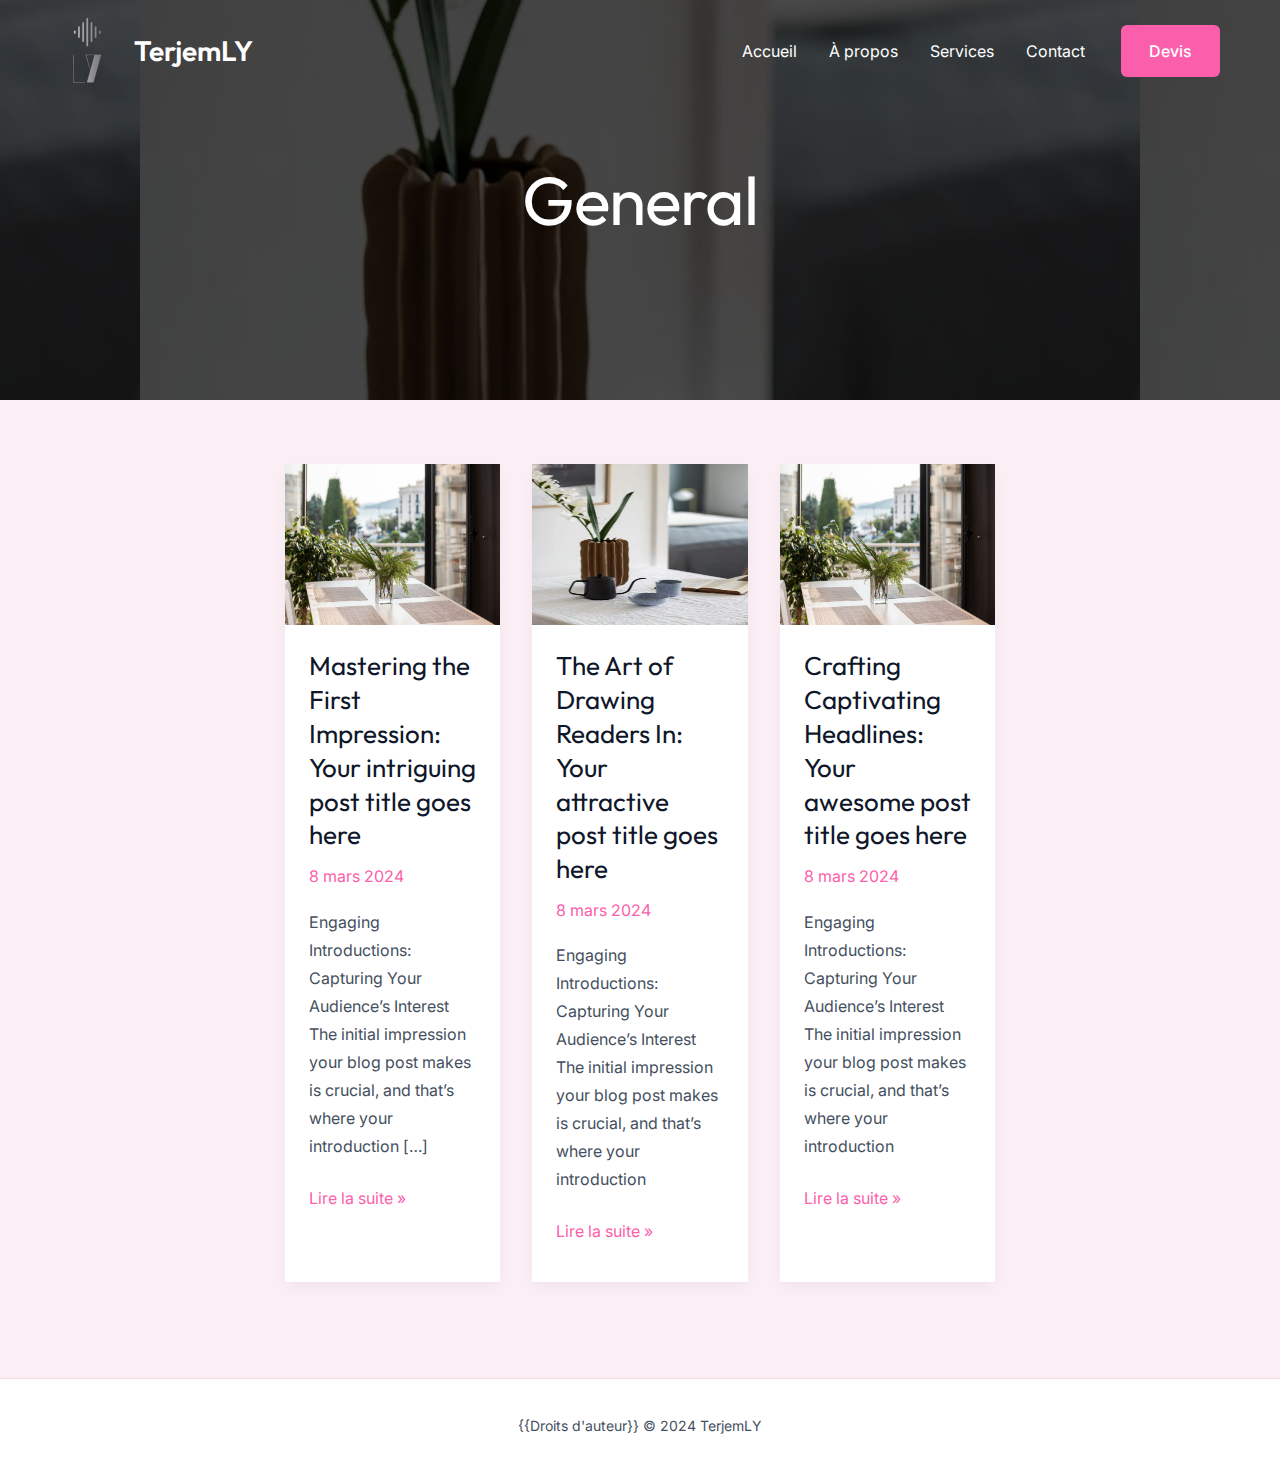
<file: category/general/index.html>
<!DOCTYPE html>
<html lang="fr-FR">
<head>
<meta charset="UTF-8">
<meta name="viewport" content="width=device-width, initial-scale=1">
	 <link rel="profile" href="https://gmpg.org/xfn/11"> 
	 <title>General &#8211; TerjemLY</title>
<meta name="robots" content="max-image-preview:large">
<link rel="dns-prefetch" href="//fonts.googleapis.com">
<link rel="alternate" type="application/rss+xml" title="TerjemLY &raquo; Flux" href="./../../feed/index.html">
<link rel="alternate" type="application/rss+xml" title="TerjemLY &raquo; Flux des commentaires" href="./../../comments/feed/index.html">
<link rel="alternate" type="application/rss+xml" title="TerjemLY &raquo; Flux de la catégorie General" href="./feed/index.html">
<script>
window._wpemojiSettings = {"baseUrl":"https:\/\/s.w.org\/images\/core\/emoji\/15.0.3\/72x72\/","ext":".png","svgUrl":"https:\/\/s.w.org\/images\/core\/emoji\/15.0.3\/svg\/","svgExt":".svg","source":{"concatemoji":".\/\/wp-includes\/js\/wp-emoji-release.min.js?ver=6.5.2"}};
/*! This file is auto-generated */
!function(i,n){var o,s,e;function c(e){try{var t={supportTests:e,timestamp:(new Date).valueOf()};sessionStorage.setItem(o,JSON.stringify(t))}catch(e){}}function p(e,t,n){e.clearRect(0,0,e.canvas.width,e.canvas.height),e.fillText(t,0,0);var t=new Uint32Array(e.getImageData(0,0,e.canvas.width,e.canvas.height).data),r=(e.clearRect(0,0,e.canvas.width,e.canvas.height),e.fillText(n,0,0),new Uint32Array(e.getImageData(0,0,e.canvas.width,e.canvas.height).data));return t.every(function(e,t){return e===r[t]})}function u(e,t,n){switch(t){case"flag":return n(e,"🏳️‍⚧️","🏳️​⚧️")?!1:!n(e,"🇺🇳","🇺​🇳")&&!n(e,"🏴󠁧󠁢󠁥󠁮󠁧󠁿","🏴​󠁧​󠁢​󠁥​󠁮​󠁧​󠁿");case"emoji":return!n(e,"🐦‍⬛","🐦​⬛")}return!1}function f(e,t,n){var r="undefined"!=typeof WorkerGlobalScope&&self instanceof WorkerGlobalScope?new OffscreenCanvas(300,150):i.createElement("canvas"),a=r.getContext("2d",{willReadFrequently:!0}),o=(a.textBaseline="top",a.font="600 32px Arial",{});return e.forEach(function(e){o[e]=t(a,e,n)}),o}function t(e){var t=i.createElement("script");t.src=e,t.defer=!0,i.head.appendChild(t)}"undefined"!=typeof Promise&&(o="wpEmojiSettingsSupports",s=["flag","emoji"],n.supports={everything:!0,everythingExceptFlag:!0},e=new Promise(function(e){i.addEventListener("DOMContentLoaded",e,{once:!0})}),new Promise(function(t){var n=function(){try{var e=JSON.parse(sessionStorage.getItem(o));if("object"==typeof e&&"number"==typeof e.timestamp&&(new Date).valueOf()<e.timestamp+604800&&"object"==typeof e.supportTests)return e.supportTests}catch(e){}return null}();if(!n){if("undefined"!=typeof Worker&&"undefined"!=typeof OffscreenCanvas&&"undefined"!=typeof URL&&URL.createObjectURL&&"undefined"!=typeof Blob)try{var e="postMessage("+f.toString()+"("+[JSON.stringify(s),u.toString(),p.toString()].join(",")+"));",r=new Blob([e],{type:"text/javascript"}),a=new Worker(URL.createObjectURL(r),{name:"wpTestEmojiSupports"});return void(a.onmessage=function(e){c(n=e.data),a.terminate(),t(n)})}catch(e){}c(n=f(s,u,p))}t(n)}).then(function(e){for(var t in e)n.supports[t]=e[t],n.supports.everything=n.supports.everything&&n.supports[t],"flag"!==t&&(n.supports.everythingExceptFlag=n.supports.everythingExceptFlag&&n.supports[t]);n.supports.everythingExceptFlag=n.supports.everythingExceptFlag&&!n.supports.flag,n.DOMReady=!1,n.readyCallback=function(){n.DOMReady=!0}}).then(function(){return e}).then(function(){var e;n.supports.everything||(n.readyCallback(),(e=n.source||{}).concatemoji?t(e.concatemoji):e.wpemoji&&e.twemoji&&(t(e.twemoji),t(e.wpemoji)))}))}((window,document),window._wpemojiSettings);
</script>
<link rel="stylesheet" id="astra-theme-css-css" href="./../../wp-content/themes/astra/assets/css/minified/main.min.css?ver=4.6.11" media="all">
<style id="astra-theme-css-inline-css">:root{--ast-container-default-xlg-padding:3em;--ast-container-default-lg-padding:3em;--ast-container-default-slg-padding:2em;--ast-container-default-md-padding:3em;--ast-container-default-sm-padding:3em;--ast-container-default-xs-padding:2.4em;--ast-container-default-xxs-padding:1.8em;--ast-code-block-background:#ECEFF3;--ast-comment-inputs-background:#F9FAFB;--ast-normal-container-width:1200px;--ast-narrow-container-width:750px;--ast-blog-title-font-weight:normal;--ast-blog-meta-weight:inherit;}html{font-size:100%;}a{color:var(--ast-global-color-0);}a:hover,a:focus{color:var(--ast-global-color-1);}body,button,input,select,textarea,.ast-button,.ast-custom-button{font-family:'Inter',sans-serif;font-weight:400;font-size:16px;font-size:1rem;line-height:var(--ast-body-line-height,1.75em);}blockquote{color:var(--ast-global-color-3);}h1,.entry-content h1,h2,.entry-content h2,h3,.entry-content h3,h4,.entry-content h4,h5,.entry-content h5,h6,.entry-content h6,.site-title,.site-title a{font-family:'Outfit',sans-serif;font-weight:600;}.ast-site-identity .site-title a{color:var(--ast-global-color-2);}.site-title{font-size:28px;font-size:1.75rem;display:block;}header .custom-logo-link img{max-width:58px;}.astra-logo-svg{width:58px;}.site-header .site-description{font-size:15px;font-size:0.9375rem;display:none;}.entry-title{font-size:26px;font-size:1.625rem;}.archive .ast-article-post .ast-article-inner,.blog .ast-article-post .ast-article-inner,.archive .ast-article-post .ast-article-inner:hover,.blog .ast-article-post .ast-article-inner:hover{overflow:hidden;}h1,.entry-content h1{font-size:68px;font-size:4.25rem;font-weight:normal;font-family:'Outfit',sans-serif;line-height:1.1em;letter-spacing:-1px;}h2,.entry-content h2{font-size:48px;font-size:3rem;font-weight:normal;font-family:'Outfit',sans-serif;line-height:1.3em;}h3,.entry-content h3{font-size:23px;font-size:1.4375rem;font-weight:normal;font-family:'Outfit',sans-serif;line-height:1.2em;}h4,.entry-content h4{font-size:22px;font-size:1.375rem;line-height:1.3em;font-weight:normal;font-family:'Outfit',sans-serif;}h5,.entry-content h5{font-size:20px;font-size:1.25rem;line-height:1.5em;font-weight:normal;font-family:'Outfit',sans-serif;}h6,.entry-content h6{font-size:16px;font-size:1rem;line-height:1.25em;font-weight:600;font-family:'Outfit',sans-serif;}::selection{background-color:var(--ast-global-color-0);color:#000000;}body,h1,.entry-title a,.entry-content h1,h2,.entry-content h2,h3,.entry-content h3,h4,.entry-content h4,h5,.entry-content h5,h6,.entry-content h6{color:var(--ast-global-color-3);}.tagcloud a:hover,.tagcloud a:focus,.tagcloud a.current-item{color:#000000;border-color:var(--ast-global-color-0);background-color:var(--ast-global-color-0);}input:focus,input[type="text"]:focus,input[type="email"]:focus,input[type="url"]:focus,input[type="password"]:focus,input[type="reset"]:focus,input[type="search"]:focus,textarea:focus{border-color:var(--ast-global-color-0);}input[type="radio"]:checked,input[type=reset],input[type="checkbox"]:checked,input[type="checkbox"]:hover:checked,input[type="checkbox"]:focus:checked,input[type=range]::-webkit-slider-thumb{border-color:var(--ast-global-color-0);background-color:var(--ast-global-color-0);box-shadow:none;}.site-footer a:hover + .post-count,.site-footer a:focus + .post-count{background:var(--ast-global-color-0);border-color:var(--ast-global-color-0);}.single .nav-links .nav-previous,.single .nav-links .nav-next{color:var(--ast-global-color-0);}.entry-meta,.entry-meta *{line-height:1.45;color:var(--ast-global-color-0);}.entry-meta a:not(.ast-button):hover,.entry-meta a:not(.ast-button):hover *,.entry-meta a:not(.ast-button):focus,.entry-meta a:not(.ast-button):focus *,.page-links > .page-link,.page-links .page-link:hover,.post-navigation a:hover{color:var(--ast-global-color-1);}#cat option,.secondary .calendar_wrap thead a,.secondary .calendar_wrap thead a:visited{color:var(--ast-global-color-0);}.secondary .calendar_wrap #today,.ast-progress-val span{background:var(--ast-global-color-0);}.secondary a:hover + .post-count,.secondary a:focus + .post-count{background:var(--ast-global-color-0);border-color:var(--ast-global-color-0);}.calendar_wrap #today > a{color:#000000;}.page-links .page-link,.single .post-navigation a{color:var(--ast-global-color-0);}.ast-search-menu-icon .search-form button.search-submit{padding:0 4px;}.ast-search-menu-icon form.search-form{padding-right:0;}.ast-search-menu-icon.slide-search input.search-field{width:0;}.ast-header-search .ast-search-menu-icon.ast-dropdown-active .search-form,.ast-header-search .ast-search-menu-icon.ast-dropdown-active .search-field:focus{transition:all 0.2s;}.search-form input.search-field:focus{outline:none;}.ast-archive-title{color:var(--ast-global-color-2);}.widget-title,.widget .wp-block-heading{font-size:22px;font-size:1.375rem;color:var(--ast-global-color-2);}.ast-single-post .entry-content a,.ast-comment-content a:not(.ast-comment-edit-reply-wrap a){text-decoration:underline;}.ast-single-post .wp-block-button .wp-block-button__link,.ast-single-post .elementor-button-wrapper .elementor-button,.ast-single-post .entry-content .uagb-tab a,.ast-single-post .entry-content .uagb-ifb-cta a,.ast-single-post .entry-content .wp-block-uagb-buttons a,.ast-single-post .entry-content .uabb-module-content a,.ast-single-post .entry-content .uagb-post-grid a,.ast-single-post .entry-content .uagb-timeline a,.ast-single-post .entry-content .uagb-toc__wrap a,.ast-single-post .entry-content .uagb-taxomony-box a,.ast-single-post .entry-content .woocommerce a,.entry-content .wp-block-latest-posts > li > a,.ast-single-post .entry-content .wp-block-file__button,li.ast-post-filter-single,.ast-single-post .wp-block-buttons .wp-block-button.is-style-outline .wp-block-button__link,.ast-single-post .ast-comment-content .comment-reply-link,.ast-single-post .ast-comment-content .comment-edit-link{text-decoration:none;}.ast-search-menu-icon.slide-search a:focus-visible:focus-visible,.astra-search-icon:focus-visible,#close:focus-visible,a:focus-visible,.ast-menu-toggle:focus-visible,.site .skip-link:focus-visible,.wp-block-loginout input:focus-visible,.wp-block-search.wp-block-search__button-inside .wp-block-search__inside-wrapper,.ast-header-navigation-arrow:focus-visible,.woocommerce .wc-proceed-to-checkout > .checkout-button:focus-visible,.woocommerce .woocommerce-MyAccount-navigation ul li a:focus-visible,.ast-orders-table__row .ast-orders-table__cell:focus-visible,.woocommerce .woocommerce-order-details .order-again > .button:focus-visible,.woocommerce .woocommerce-message a.button.wc-forward:focus-visible,.woocommerce #minus_qty:focus-visible,.woocommerce #plus_qty:focus-visible,a#ast-apply-coupon:focus-visible,.woocommerce .woocommerce-info a:focus-visible,.woocommerce .astra-shop-summary-wrap a:focus-visible,.woocommerce a.wc-forward:focus-visible,#ast-apply-coupon:focus-visible,.woocommerce-js .woocommerce-mini-cart-item a.remove:focus-visible,#close:focus-visible,.button.search-submit:focus-visible,#search_submit:focus,.normal-search:focus-visible{outline-style:dotted;outline-color:inherit;outline-width:thin;}input:focus,input[type="text"]:focus,input[type="email"]:focus,input[type="url"]:focus,input[type="password"]:focus,input[type="reset"]:focus,input[type="search"]:focus,input[type="number"]:focus,textarea:focus,.wp-block-search__input:focus,[data-section="section-header-mobile-trigger"] .ast-button-wrap .ast-mobile-menu-trigger-minimal:focus,.ast-mobile-popup-drawer.active .menu-toggle-close:focus,.woocommerce-ordering select.orderby:focus,#ast-scroll-top:focus,#coupon_code:focus,.woocommerce-page #comment:focus,.woocommerce #reviews #respond input#submit:focus,.woocommerce a.add_to_cart_button:focus,.woocommerce .button.single_add_to_cart_button:focus,.woocommerce .woocommerce-cart-form button:focus,.woocommerce .woocommerce-cart-form__cart-item .quantity .qty:focus,.woocommerce .woocommerce-billing-fields .woocommerce-billing-fields__field-wrapper .woocommerce-input-wrapper > .input-text:focus,.woocommerce #order_comments:focus,.woocommerce #place_order:focus,.woocommerce .woocommerce-address-fields .woocommerce-address-fields__field-wrapper .woocommerce-input-wrapper > .input-text:focus,.woocommerce .woocommerce-MyAccount-content form button:focus,.woocommerce .woocommerce-MyAccount-content .woocommerce-EditAccountForm .woocommerce-form-row .woocommerce-Input.input-text:focus,.woocommerce .ast-woocommerce-container .woocommerce-pagination ul.page-numbers li a:focus,body #content .woocommerce form .form-row .select2-container--default .select2-selection--single:focus,#ast-coupon-code:focus,.woocommerce.woocommerce-js .quantity input[type=number]:focus,.woocommerce-js .woocommerce-mini-cart-item .quantity input[type=number]:focus,.woocommerce p#ast-coupon-trigger:focus{border-style:dotted;border-color:inherit;border-width:thin;}input{outline:none;}.ast-logo-title-inline .site-logo-img{padding-right:1em;}.site-logo-img img{ transition:all 0.2s linear;}body .ast-oembed-container *{position:absolute;top:0;width:100%;height:100%;left:0;}body .wp-block-embed-pocket-casts .ast-oembed-container *{position:unset;}.ast-single-post-featured-section + article {margin-top: 2em;}.site-content .ast-single-post-featured-section img {width: 100%;overflow: hidden;object-fit: cover;}.site > .ast-single-related-posts-container {margin-top: 0;}@media (min-width: 922px) {.ast-desktop .ast-container--narrow {max-width: var(--ast-narrow-container-width);margin: 0 auto;}}@media (max-width:921px){#ast-desktop-header{display:none;}}@media (min-width:922px){#ast-mobile-header{display:none;}}.wp-block-buttons.aligncenter{justify-content:center;}@media (max-width:921px){.ast-separate-container.ast-single-post.ast-right-sidebar #primary,.ast-separate-container.ast-single-post.ast-left-sidebar #primary,.ast-separate-container.ast-single-post #primary,.ast-plain-container #primary,.ast-narrow-container #primary{margin-top:40px;margin-bottom:20px;}.ast-separate-container.ast-single-post.ast-right-sidebar #primary,.ast-separate-container.ast-single-post.ast-left-sidebar #primary,.ast-separate-container.ast-single-post #primary,.ast-plain-container.ast-single-post #primary,.ast-narrow-container.ast-single-post #primary{margin-top:40px;margin-bottom:20px;}}@media (max-width:544px){.ast-separate-container.ast-single-post.ast-right-sidebar #primary,.ast-separate-container.ast-single-post.ast-left-sidebar #primary,.ast-separate-container.ast-single-post #primary,.ast-plain-container.ast-single-post #primary,.ast-narrow-container.ast-single-post #primary{margin-top:30px;margin-bottom:20px;}}@media (max-width:921px){.ast-separate-container #primary,.ast-narrow-container #primary{padding-top:0px;}}@media (max-width:544px){.ast-separate-container #primary,.ast-narrow-container #primary{padding-top:0px;}}@media (max-width:921px){.ast-separate-container #primary,.ast-narrow-container #primary{padding-bottom:0px;}}@media (max-width:544px){.ast-separate-container #primary,.ast-narrow-container #primary{padding-bottom:0px;}}.wp-block-button.is-style-outline .wp-block-button__link{border-color:var(--ast-global-color-0);}div.wp-block-button.is-style-outline > .wp-block-button__link:not(.has-text-color),div.wp-block-button.wp-block-button__link.is-style-outline:not(.has-text-color){color:var(--ast-global-color-0);}.wp-block-button.is-style-outline .wp-block-button__link:hover,.wp-block-buttons .wp-block-button.is-style-outline .wp-block-button__link:focus,.wp-block-buttons .wp-block-button.is-style-outline > .wp-block-button__link:not(.has-text-color):hover,.wp-block-buttons .wp-block-button.wp-block-button__link.is-style-outline:not(.has-text-color):hover{color:#ffffff;background-color:var(--ast-global-color-1);border-color:var(--ast-global-color-1);}.post-page-numbers.current .page-link,.ast-pagination .page-numbers.current{color:#000000;border-color:var(--ast-global-color-0);background-color:var(--ast-global-color-0);}.wp-block-button.is-style-outline .wp-block-button__link.wp-element-button,.ast-outline-button{border-color:var(--ast-global-color-0);font-family:inherit;font-weight:500;font-size:16px;font-size:1rem;line-height:1em;text-decoration:initial;border-top-left-radius:6px;border-top-right-radius:6px;border-bottom-right-radius:6px;border-bottom-left-radius:6px;}.wp-block-buttons .wp-block-button.is-style-outline > .wp-block-button__link:not(.has-text-color),.wp-block-buttons .wp-block-button.wp-block-button__link.is-style-outline:not(.has-text-color),.ast-outline-button{color:var(--ast-global-color-0);}.wp-block-button.is-style-outline .wp-block-button__link:hover,.wp-block-buttons .wp-block-button.is-style-outline .wp-block-button__link:focus,.wp-block-buttons .wp-block-button.is-style-outline > .wp-block-button__link:not(.has-text-color):hover,.wp-block-buttons .wp-block-button.wp-block-button__link.is-style-outline:not(.has-text-color):hover,.ast-outline-button:hover,.ast-outline-button:focus,.wp-block-uagb-buttons-child .uagb-buttons-repeater.ast-outline-button:hover,.wp-block-uagb-buttons-child .uagb-buttons-repeater.ast-outline-button:focus{color:#ffffff;background-color:var(--ast-global-color-1);border-color:var(--ast-global-color-1);}.wp-block-button .wp-block-button__link.wp-element-button.is-style-outline:not(.has-background),.wp-block-button.is-style-outline>.wp-block-button__link.wp-element-button:not(.has-background),.ast-outline-button{background-color:var(--ast-global-color-0);}.entry-content[ast-blocks-layout] > figure{margin-bottom:1em;}h1.widget-title{font-weight:normal;}h2.widget-title{font-weight:normal;}h3.widget-title{font-weight:normal;}#page{display:flex;flex-direction:column;min-height:100vh;}.ast-404-layout-1 h1.page-title{color:var(--ast-global-color-2);}.single .post-navigation a{line-height:1em;height:inherit;}.error-404 .page-sub-title{font-size:1.5rem;font-weight:inherit;}.search .site-content .content-area .search-form{margin-bottom:0;}#page .site-content{flex-grow:1;}.widget{margin-bottom:1.25em;}#secondary li{line-height:1.5em;}#secondary .wp-block-group h2{margin-bottom:0.7em;}#secondary h2{font-size:1.7rem;}.ast-separate-container .ast-article-post,.ast-separate-container .ast-article-single,.ast-separate-container .comment-respond{padding:3em;}.ast-separate-container .ast-article-single .ast-article-single{padding:0;}.ast-article-single .wp-block-post-template-is-layout-grid{padding-left:0;}.ast-separate-container .comments-title,.ast-narrow-container .comments-title{padding:1.5em 2em;}.ast-page-builder-template .comment-form-textarea,.ast-comment-formwrap .ast-grid-common-col{padding:0;}.ast-comment-formwrap{padding:0;display:inline-flex;column-gap:20px;width:100%;margin-left:0;margin-right:0;}.comments-area textarea#comment:focus,.comments-area textarea#comment:active,.comments-area .ast-comment-formwrap input[type="text"]:focus,.comments-area .ast-comment-formwrap input[type="text"]:active {box-shadow:none;outline:none;}.archive.ast-page-builder-template .entry-header{margin-top:2em;}.ast-page-builder-template .ast-comment-formwrap{width:100%;}.entry-title{margin-bottom:0.5em;}.ast-archive-description p{font-size:inherit;font-weight:inherit;line-height:inherit;}.ast-separate-container .ast-comment-list li.depth-1,.hentry{margin-bottom:2em;}@media (min-width:921px){.ast-left-sidebar.ast-page-builder-template #secondary,.archive.ast-right-sidebar.ast-page-builder-template .site-main{padding-left:20px;padding-right:20px;}}@media (max-width:544px){.ast-comment-formwrap.ast-row{column-gap:10px;display:inline-block;}#ast-commentform .ast-grid-common-col{position:relative;width:100%;}}@media (min-width:1201px){.ast-separate-container .ast-article-post,.ast-separate-container .ast-article-single,.ast-separate-container .ast-author-box,.ast-separate-container .ast-404-layout-1,.ast-separate-container .no-results{padding:3em;}}@media (max-width:921px){.ast-separate-container #primary,.ast-separate-container #secondary{padding:1.5em 0;}#primary,#secondary{padding:1.5em 0;margin:0;}.ast-left-sidebar #content > .ast-container{display:flex;flex-direction:column-reverse;width:100%;}}@media (min-width:922px){.ast-separate-container.ast-right-sidebar #primary,.ast-separate-container.ast-left-sidebar #primary{border:0;}.search-no-results.ast-separate-container #primary{margin-bottom:4em;}}.wp-block-button .wp-block-button__link{color:#ffffff;}.wp-block-button .wp-block-button__link:hover,.wp-block-button .wp-block-button__link:focus{color:#ffffff;background-color:var(--ast-global-color-1);border-color:var(--ast-global-color-1);}.wp-block-button .wp-block-button__link,.wp-block-search .wp-block-search__button,body .wp-block-file .wp-block-file__button{border-style:solid;border-top-width:0px;border-right-width:0px;border-left-width:0px;border-bottom-width:0px;border-color:var(--ast-global-color-0);background-color:var(--ast-global-color-0);color:#ffffff;font-family:inherit;font-weight:500;line-height:1em;text-decoration:initial;font-size:16px;font-size:1rem;border-top-left-radius:6px;border-top-right-radius:6px;border-bottom-right-radius:6px;border-bottom-left-radius:6px;padding-top:18px;padding-right:28px;padding-bottom:18px;padding-left:28px;}.menu-toggle,button,.ast-button,.ast-custom-button,.button,input#submit,input[type="button"],input[type="submit"],input[type="reset"],form[CLASS*="wp-block-search__"].wp-block-search .wp-block-search__inside-wrapper .wp-block-search__button,body .wp-block-file .wp-block-file__button,.search .search-submit,.woocommerce-js a.button,.woocommerce button.button,.woocommerce .woocommerce-message a.button,.woocommerce #respond input#submit.alt,.woocommerce input.button.alt,.woocommerce input.button,.woocommerce input.button:disabled,.woocommerce input.button:disabled[disabled],.woocommerce input.button:disabled:hover,.woocommerce input.button:disabled[disabled]:hover,.woocommerce #respond input#submit,.woocommerce button.button.alt.disabled,.wc-block-grid__products .wc-block-grid__product .wp-block-button__link,.wc-block-grid__product-onsale,[CLASS*="wc-block"] button,.woocommerce-js .astra-cart-drawer .astra-cart-drawer-content .woocommerce-mini-cart__buttons .button:not(.checkout):not(.ast-continue-shopping),.woocommerce-js .astra-cart-drawer .astra-cart-drawer-content .woocommerce-mini-cart__buttons a.checkout,.woocommerce button.button.alt.disabled.wc-variation-selection-needed,[CLASS*="wc-block"] .wc-block-components-button{border-style:solid;border-top-width:0px;border-right-width:0px;border-left-width:0px;border-bottom-width:0px;color:#ffffff;border-color:var(--ast-global-color-0);background-color:var(--ast-global-color-0);padding-top:18px;padding-right:28px;padding-bottom:18px;padding-left:28px;font-family:inherit;font-weight:500;font-size:16px;font-size:1rem;line-height:1em;text-decoration:initial;border-top-left-radius:6px;border-top-right-radius:6px;border-bottom-right-radius:6px;border-bottom-left-radius:6px;}button:focus,.menu-toggle:hover,button:hover,.ast-button:hover,.ast-custom-button:hover .button:hover,.ast-custom-button:hover ,input[type=reset]:hover,input[type=reset]:focus,input#submit:hover,input#submit:focus,input[type="button"]:hover,input[type="button"]:focus,input[type="submit"]:hover,input[type="submit"]:focus,form[CLASS*="wp-block-search__"].wp-block-search .wp-block-search__inside-wrapper .wp-block-search__button:hover,form[CLASS*="wp-block-search__"].wp-block-search .wp-block-search__inside-wrapper .wp-block-search__button:focus,body .wp-block-file .wp-block-file__button:hover,body .wp-block-file .wp-block-file__button:focus,.woocommerce-js a.button:hover,.woocommerce button.button:hover,.woocommerce .woocommerce-message a.button:hover,.woocommerce #respond input#submit:hover,.woocommerce #respond input#submit.alt:hover,.woocommerce input.button.alt:hover,.woocommerce input.button:hover,.woocommerce button.button.alt.disabled:hover,.wc-block-grid__products .wc-block-grid__product .wp-block-button__link:hover,[CLASS*="wc-block"] button:hover,.woocommerce-js .astra-cart-drawer .astra-cart-drawer-content .woocommerce-mini-cart__buttons .button:not(.checkout):not(.ast-continue-shopping):hover,.woocommerce-js .astra-cart-drawer .astra-cart-drawer-content .woocommerce-mini-cart__buttons a.checkout:hover,.woocommerce button.button.alt.disabled.wc-variation-selection-needed:hover,[CLASS*="wc-block"] .wc-block-components-button:hover,[CLASS*="wc-block"] .wc-block-components-button:focus{color:#ffffff;background-color:var(--ast-global-color-1);border-color:var(--ast-global-color-1);}form[CLASS*="wp-block-search__"].wp-block-search .wp-block-search__inside-wrapper .wp-block-search__button.has-icon{padding-top:calc(18px - 3px);padding-right:calc(28px - 3px);padding-bottom:calc(18px - 3px);padding-left:calc(28px - 3px);}@media (max-width:921px){.ast-mobile-header-stack .main-header-bar .ast-search-menu-icon{display:inline-block;}.ast-header-break-point.ast-header-custom-item-outside .ast-mobile-header-stack .main-header-bar .ast-search-icon{margin:0;}.ast-comment-avatar-wrap img{max-width:2.5em;}.ast-comment-meta{padding:0 1.8888em 1.3333em;}.ast-separate-container .ast-comment-list li.depth-1{padding:1.5em 2.14em;}.ast-separate-container .comment-respond{padding:2em 2.14em;}}@media (min-width:544px){.ast-container{max-width:100%;}}@media (max-width:544px){.ast-separate-container .ast-article-post,.ast-separate-container .ast-article-single,.ast-separate-container .comments-title,.ast-separate-container .ast-archive-description{padding:1.5em 1em;}.ast-separate-container #content .ast-container{padding-left:0.54em;padding-right:0.54em;}.ast-separate-container .ast-comment-list .bypostauthor{padding:.5em;}.ast-search-menu-icon.ast-dropdown-active .search-field{width:170px;}}.ast-separate-container{background-color:var(--ast-global-color-4);;background-image:none;;}@media (max-width:921px){.site-title{display:block;}.site-header .site-description{display:none;}.entry-title{font-size:24px;font-size:1.5rem;}h1,.entry-content h1{font-size:48px;}h2,.entry-content h2{font-size:32px;}h3,.entry-content h3{font-size:22px;}}@media (max-width:544px){.site-title{font-size:24px;font-size:1.5rem;display:block;}.site-header .site-description{display:none;}.entry-title{font-size:24px;font-size:1.5rem;}h1,.entry-content h1{font-size:40px;}h2,.entry-content h2{font-size:30px;}h3,.entry-content h3{font-size:20px;}h4,.entry-content h4{font-size:20px;font-size:1.25rem;}header .custom-logo-link img,.ast-header-break-point .site-branding img,.ast-header-break-point .custom-logo-link img{max-width:38px;}.astra-logo-svg{width:38px;}.astra-logo-svg:not(.sticky-custom-logo .astra-logo-svg,.transparent-custom-logo .astra-logo-svg,.advanced-header-logo .astra-logo-svg){height:38px;}.ast-header-break-point .site-logo-img .custom-mobile-logo-link img{max-width:38px;}}@media (max-width:921px){html{font-size:91.2%;}}@media (max-width:544px){html{font-size:91.2%;}}@media (min-width:922px){.ast-container{max-width:1240px;}}@media (min-width:922px){.ast-narrow-container .site-content > .ast-container{max-width:750px;}}@media (min-width:922px){.ast-narrow-container .site-content > .ast-container{max-width:750px;}}@media (min-width:922px){.site-content .ast-container{display:flex;}}@media (max-width:921px){.site-content .ast-container{flex-direction:column;}}.ast-blog-layout-4-grid .ast-article-post{width:33.33%;margin-bottom:2em;border-bottom:0;background-color:transparent;}.ast-blog-layout-4-grid .ast-article-inner .wp-post-image{width:100%;}.ast-article-inner{padding:1.5em;}.ast-blog-layout-4-grid .ast-row{display:flex;flex-wrap:wrap;flex-flow:row wrap;align-items:stretch;}.ast-separate-container .ast-blog-layout-4-grid .ast-article-post{padding:0 1em 0;}.ast-separate-container.ast-desktop .ast-blog-layout-4-grid .ast-row{margin-left:-1em;margin-right:-1em;}.ast-blog-layout-4-grid .ast-article-inner{box-shadow:0px 6px 15px -2px rgba(16,24,40,0.05);}.ast-separate-container .ast-blog-layout-4-grid .ast-article-inner,.ast-plain-container .ast-blog-layout-4-grid .ast-article-inner{height:100%;}.ast-row .blog-layout-4 .post-content,.blog-layout-4 .post-thumb{padding-left:0;padding-right:0;}.ast-article-post.remove-featured-img-padding .blog-layout-4 .post-content .ast-blog-featured-section:first-child .post-thumb-img-content{margin-top:-1.5em;}.ast-article-post.remove-featured-img-padding .blog-layout-4 .post-content .ast-blog-featured-section .post-thumb-img-content{margin-left:-1.5em;margin-right:-1.5em;}@media (max-width:921px){.ast-blog-layout-4-grid .ast-article-post{width:100%;}}.ast-blog-layout-6-grid .ast-blog-featured-section:before {content: "";}.ast-article-post .post-thumb-img-content img{aspect-ratio:4/3;width:100%;}.cat-links.badge a,.tags-links.badge a {padding: 4px 8px;border-radius: 3px;font-weight: 400;}.cat-links.underline a,.tags-links.underline a{text-decoration: underline;}@media (min-width:922px){.main-header-menu .sub-menu .menu-item.ast-left-align-sub-menu:hover > .sub-menu,.main-header-menu .sub-menu .menu-item.ast-left-align-sub-menu.focus > .sub-menu{margin-left:-0px;}}.ast-theme-transparent-header [CLASS*="ast-header-button-"] .ast-custom-button{color:#ffffff;background:var(--ast-global-color-0);}.ast-theme-transparent-header [CLASS*="ast-header-button-"] .ast-custom-button:hover{color:#ffffff;background:var(--ast-global-color-1);}.ast-theme-transparent-header [data-section="section-header-mobile-trigger"] .ast-button-wrap .mobile-menu-toggle-icon .ast-mobile-svg{fill:#ffffff;}.ast-theme-transparent-header [data-section="section-header-mobile-trigger"] .ast-button-wrap .mobile-menu-wrap .mobile-menu{color:#ffffff;}.ast-theme-transparent-header [data-section="section-header-mobile-trigger"] .ast-button-wrap .ast-mobile-menu-trigger-outline{background:transparent;color:#ffffff;border-color:#ffffff;}.site .comments-area{padding-top:2em;padding-bottom:3em;}.wp-block-file {display: flex;align-items: center;flex-wrap: wrap;justify-content: space-between;}.wp-block-pullquote {border: none;}.wp-block-pullquote blockquote::before {content: "\201D";font-family: "Helvetica",sans-serif;display: flex;transform: rotate( 180deg );font-size: 6rem;font-style: normal;line-height: 1;font-weight: bold;align-items: center;justify-content: center;}.has-text-align-right > blockquote::before {justify-content: flex-start;}.has-text-align-left > blockquote::before {justify-content: flex-end;}figure.wp-block-pullquote.is-style-solid-color blockquote {max-width: 100%;text-align: inherit;}html body {--wp--custom--ast-default-block-top-padding: 3em;--wp--custom--ast-default-block-right-padding: 3em;--wp--custom--ast-default-block-bottom-padding: 3em;--wp--custom--ast-default-block-left-padding: 3em;--wp--custom--ast-container-width: 1200px;--wp--custom--ast-content-width-size: 1200px;--wp--custom--ast-wide-width-size: calc(1200px + var(--wp--custom--ast-default-block-left-padding) + var(--wp--custom--ast-default-block-right-padding));}.ast-narrow-container {--wp--custom--ast-content-width-size: 750px;--wp--custom--ast-wide-width-size: 750px;}@media(max-width: 921px) {html body {--wp--custom--ast-default-block-top-padding: 3em;--wp--custom--ast-default-block-right-padding: 2em;--wp--custom--ast-default-block-bottom-padding: 3em;--wp--custom--ast-default-block-left-padding: 2em;}}@media(max-width: 544px) {html body {--wp--custom--ast-default-block-top-padding: 3em;--wp--custom--ast-default-block-right-padding: 1.5em;--wp--custom--ast-default-block-bottom-padding: 3em;--wp--custom--ast-default-block-left-padding: 1.5em;}}.entry-content > .wp-block-group,.entry-content > .wp-block-cover,.entry-content > .wp-block-columns {padding-top: var(--wp--custom--ast-default-block-top-padding);padding-right: var(--wp--custom--ast-default-block-right-padding);padding-bottom: var(--wp--custom--ast-default-block-bottom-padding);padding-left: var(--wp--custom--ast-default-block-left-padding);}.ast-plain-container.ast-no-sidebar .entry-content > .alignfull,.ast-page-builder-template .ast-no-sidebar .entry-content > .alignfull {margin-left: calc( -50vw + 50%);margin-right: calc( -50vw + 50%);max-width: 100vw;width: 100vw;}.ast-plain-container.ast-no-sidebar .entry-content .alignfull .alignfull,.ast-page-builder-template.ast-no-sidebar .entry-content .alignfull .alignfull,.ast-plain-container.ast-no-sidebar .entry-content .alignfull .alignwide,.ast-page-builder-template.ast-no-sidebar .entry-content .alignfull .alignwide,.ast-plain-container.ast-no-sidebar .entry-content .alignwide .alignfull,.ast-page-builder-template.ast-no-sidebar .entry-content .alignwide .alignfull,.ast-plain-container.ast-no-sidebar .entry-content .alignwide .alignwide,.ast-page-builder-template.ast-no-sidebar .entry-content .alignwide .alignwide,.ast-plain-container.ast-no-sidebar .entry-content .wp-block-column .alignfull,.ast-page-builder-template.ast-no-sidebar .entry-content .wp-block-column .alignfull,.ast-plain-container.ast-no-sidebar .entry-content .wp-block-column .alignwide,.ast-page-builder-template.ast-no-sidebar .entry-content .wp-block-column .alignwide {margin-left: auto;margin-right: auto;width: 100%;}[ast-blocks-layout] .wp-block-separator:not(.is-style-dots) {height: 0;}[ast-blocks-layout] .wp-block-separator {margin: 20px auto;}[ast-blocks-layout] .wp-block-separator:not(.is-style-wide):not(.is-style-dots) {max-width: 100px;}[ast-blocks-layout] .wp-block-separator.has-background {padding: 0;}.entry-content[ast-blocks-layout] > * {max-width: var(--wp--custom--ast-content-width-size);margin-left: auto;margin-right: auto;}.entry-content[ast-blocks-layout] > .alignwide {max-width: var(--wp--custom--ast-wide-width-size);}.entry-content[ast-blocks-layout] .alignfull {max-width: none;}.entry-content .wp-block-columns {margin-bottom: 0;}blockquote {margin: 1.5em;border-color: rgba(0,0,0,0.05);}.wp-block-quote:not(.has-text-align-right):not(.has-text-align-center) {border-left: 5px solid rgba(0,0,0,0.05);}.has-text-align-right > blockquote,blockquote.has-text-align-right {border-right: 5px solid rgba(0,0,0,0.05);}.has-text-align-left > blockquote,blockquote.has-text-align-left {border-left: 5px solid rgba(0,0,0,0.05);}.wp-block-site-tagline,.wp-block-latest-posts .read-more {margin-top: 15px;}.wp-block-loginout p label {display: block;}.wp-block-loginout p:not(.login-remember):not(.login-submit) input {width: 100%;}.wp-block-loginout input:focus {border-color: transparent;}.wp-block-loginout input:focus {outline: thin dotted;}.entry-content .wp-block-media-text .wp-block-media-text__content {padding: 0 0 0 8%;}.entry-content .wp-block-media-text.has-media-on-the-right .wp-block-media-text__content {padding: 0 8% 0 0;}.entry-content .wp-block-media-text.has-background .wp-block-media-text__content {padding: 8%;}.entry-content .wp-block-cover:not([class*="background-color"]) .wp-block-cover__inner-container,.entry-content .wp-block-cover:not([class*="background-color"]) .wp-block-cover-image-text,.entry-content .wp-block-cover:not([class*="background-color"]) .wp-block-cover-text,.entry-content .wp-block-cover-image:not([class*="background-color"]) .wp-block-cover__inner-container,.entry-content .wp-block-cover-image:not([class*="background-color"]) .wp-block-cover-image-text,.entry-content .wp-block-cover-image:not([class*="background-color"]) .wp-block-cover-text {color: var(--ast-global-color-5);}.wp-block-loginout .login-remember input {width: 1.1rem;height: 1.1rem;margin: 0 5px 4px 0;vertical-align: middle;}.wp-block-latest-posts > li > *:first-child,.wp-block-latest-posts:not(.is-grid) > li:first-child {margin-top: 0;}.wp-block-search__inside-wrapper .wp-block-search__input {padding: 0 10px;color: var(--ast-global-color-3);background: var(--ast-global-color-5);border-color: var(--ast-border-color);}.wp-block-latest-posts .read-more {margin-bottom: 1.5em;}.wp-block-search__no-button .wp-block-search__inside-wrapper .wp-block-search__input {padding-top: 5px;padding-bottom: 5px;}.wp-block-latest-posts .wp-block-latest-posts__post-date,.wp-block-latest-posts .wp-block-latest-posts__post-author {font-size: 1rem;}.wp-block-latest-posts > li > *,.wp-block-latest-posts:not(.is-grid) > li {margin-top: 12px;margin-bottom: 12px;}.ast-page-builder-template .entry-content[ast-blocks-layout] > *,.ast-page-builder-template .entry-content[ast-blocks-layout] > .alignfull > * {max-width: none;}.ast-page-builder-template .entry-content[ast-blocks-layout] > .alignwide > * {max-width: var(--wp--custom--ast-wide-width-size);}.ast-page-builder-template .entry-content[ast-blocks-layout] > .inherit-container-width > *,.ast-page-builder-template .entry-content[ast-blocks-layout] > * > *,.entry-content[ast-blocks-layout] > .wp-block-cover .wp-block-cover__inner-container {max-width: var(--wp--custom--ast-content-width-size);margin-left: auto;margin-right: auto;}.entry-content[ast-blocks-layout] .wp-block-cover:not(.alignleft):not(.alignright) {width: auto;}@media(max-width: 1200px) {.ast-separate-container .entry-content > .alignfull,.ast-separate-container .entry-content[ast-blocks-layout] > .alignwide,.ast-plain-container .entry-content[ast-blocks-layout] > .alignwide,.ast-plain-container .entry-content .alignfull {margin-left: calc(-1 * min(var(--ast-container-default-xlg-padding),20px)) ;margin-right: calc(-1 * min(var(--ast-container-default-xlg-padding),20px));}}@media(min-width: 1201px) {.ast-separate-container .entry-content > .alignfull {margin-left: calc(-1 * var(--ast-container-default-xlg-padding) );margin-right: calc(-1 * var(--ast-container-default-xlg-padding) );}.ast-separate-container .entry-content[ast-blocks-layout] > .alignwide,.ast-plain-container .entry-content[ast-blocks-layout] > .alignwide {margin-left: calc(-1 * var(--wp--custom--ast-default-block-left-padding) );margin-right: calc(-1 * var(--wp--custom--ast-default-block-right-padding) );}}@media(min-width: 921px) {.ast-separate-container .entry-content .wp-block-group.alignwide:not(.inherit-container-width) > :where(:not(.alignleft):not(.alignright)),.ast-plain-container .entry-content .wp-block-group.alignwide:not(.inherit-container-width) > :where(:not(.alignleft):not(.alignright)) {max-width: calc( var(--wp--custom--ast-content-width-size) + 80px );}.ast-plain-container.ast-right-sidebar .entry-content[ast-blocks-layout] .alignfull,.ast-plain-container.ast-left-sidebar .entry-content[ast-blocks-layout] .alignfull {margin-left: -60px;margin-right: -60px;}}@media(min-width: 544px) {.entry-content > .alignleft {margin-right: 20px;}.entry-content > .alignright {margin-left: 20px;}}@media (max-width:544px){.wp-block-columns .wp-block-column:not(:last-child){margin-bottom:20px;}.wp-block-latest-posts{margin:0;}}@media( max-width: 600px ) {.entry-content .wp-block-media-text .wp-block-media-text__content,.entry-content .wp-block-media-text.has-media-on-the-right .wp-block-media-text__content {padding: 8% 0 0;}.entry-content .wp-block-media-text.has-background .wp-block-media-text__content {padding: 8%;}}.ast-page-builder-template .entry-header {padding-left: 0;}.ast-narrow-container .site-content .wp-block-uagb-image--align-full .wp-block-uagb-image__figure {max-width: 100%;margin-left: auto;margin-right: auto;}.entry-content ul,.entry-content ol {padding: revert;margin: revert;}:root .has-ast-global-color-0-color{color:var(--ast-global-color-0);}:root .has-ast-global-color-0-background-color{background-color:var(--ast-global-color-0);}:root .wp-block-button .has-ast-global-color-0-color{color:var(--ast-global-color-0);}:root .wp-block-button .has-ast-global-color-0-background-color{background-color:var(--ast-global-color-0);}:root .has-ast-global-color-1-color{color:var(--ast-global-color-1);}:root .has-ast-global-color-1-background-color{background-color:var(--ast-global-color-1);}:root .wp-block-button .has-ast-global-color-1-color{color:var(--ast-global-color-1);}:root .wp-block-button .has-ast-global-color-1-background-color{background-color:var(--ast-global-color-1);}:root .has-ast-global-color-2-color{color:var(--ast-global-color-2);}:root .has-ast-global-color-2-background-color{background-color:var(--ast-global-color-2);}:root .wp-block-button .has-ast-global-color-2-color{color:var(--ast-global-color-2);}:root .wp-block-button .has-ast-global-color-2-background-color{background-color:var(--ast-global-color-2);}:root .has-ast-global-color-3-color{color:var(--ast-global-color-3);}:root .has-ast-global-color-3-background-color{background-color:var(--ast-global-color-3);}:root .wp-block-button .has-ast-global-color-3-color{color:var(--ast-global-color-3);}:root .wp-block-button .has-ast-global-color-3-background-color{background-color:var(--ast-global-color-3);}:root .has-ast-global-color-4-color{color:var(--ast-global-color-4);}:root .has-ast-global-color-4-background-color{background-color:var(--ast-global-color-4);}:root .wp-block-button .has-ast-global-color-4-color{color:var(--ast-global-color-4);}:root .wp-block-button .has-ast-global-color-4-background-color{background-color:var(--ast-global-color-4);}:root .has-ast-global-color-5-color{color:var(--ast-global-color-5);}:root .has-ast-global-color-5-background-color{background-color:var(--ast-global-color-5);}:root .wp-block-button .has-ast-global-color-5-color{color:var(--ast-global-color-5);}:root .wp-block-button .has-ast-global-color-5-background-color{background-color:var(--ast-global-color-5);}:root .has-ast-global-color-6-color{color:var(--ast-global-color-6);}:root .has-ast-global-color-6-background-color{background-color:var(--ast-global-color-6);}:root .wp-block-button .has-ast-global-color-6-color{color:var(--ast-global-color-6);}:root .wp-block-button .has-ast-global-color-6-background-color{background-color:var(--ast-global-color-6);}:root .has-ast-global-color-7-color{color:var(--ast-global-color-7);}:root .has-ast-global-color-7-background-color{background-color:var(--ast-global-color-7);}:root .wp-block-button .has-ast-global-color-7-color{color:var(--ast-global-color-7);}:root .wp-block-button .has-ast-global-color-7-background-color{background-color:var(--ast-global-color-7);}:root .has-ast-global-color-8-color{color:var(--ast-global-color-8);}:root .has-ast-global-color-8-background-color{background-color:var(--ast-global-color-8);}:root .wp-block-button .has-ast-global-color-8-color{color:var(--ast-global-color-8);}:root .wp-block-button .has-ast-global-color-8-background-color{background-color:var(--ast-global-color-8);}:root{--ast-global-color-0:#FB5FAB;--ast-global-color-1:#EA559D;--ast-global-color-2:#0F172A;--ast-global-color-3:#454F5E;--ast-global-color-4:#FCEEF5;--ast-global-color-5:#FFFFFF;--ast-global-color-6:#FAD8E9;--ast-global-color-7:#140610;--ast-global-color-8:#222222;}:root {--ast-border-color : var(--ast-global-color-6);}.ast-archive-entry-banner {-js-display: flex;display: flex;flex-direction: column;justify-content: center;text-align: center;position: relative;background: #eeeeee;}.ast-archive-entry-banner[data-banner-width-type="custom"] {margin: 0 auto;width: 100%;}.ast-archive-entry-banner[data-banner-layout="layout-1"] {background: inherit;padding: 20px 0;text-align: left;}.ast-archive-entry-banner[data-post-type="post"]{text-align:center;justify-content:center;min-height:400px;padding-top:3em;padding-right:3em;padding-bottom:3em;padding-left:3em;}.ast-archive-entry-banner[data-post-type="post"] .ast-container{width:100%;}.ast-archive-entry-banner[data-post-type="post"] .ast-container h1{color:#ffffff;font-weight:400;font-size:68px;font-size:4.25rem;}.ast-page-builder-template .ast-archive-entry-banner[data-post-type="post"] .ast-container{max-width:100%;}.ast-narrow-container .ast-archive-entry-banner[data-post-type="post"] .ast-container{max-width:750px;}.ast-archive-entry-banner[data-post-type="post"] .ast-container > *:not(:last-child){margin-bottom:20px;}.ast-archive-entry-banner[data-post-type="post"] .ast-container > *:last-child{margin-bottom:0;}.ast-archive-entry-banner[data-post-type="post"][data-banner-background-type="custom"]{background-image:linear-gradient(to right,rgba(0,0,0,0.7),rgba(0,0,0,0.7)),url(./../../wp-content/uploads/2024/04/placeholder-portrait.png);;background-repeat:repeat;background-position:center center;background-size:auto;background-attachment:scroll;}@media (min-width:922px){.ast-narrow-container .ast-archive-entry-banner[data-post-type="post"] .ast-container{max-width:750px;padding-left:0;padding-right:0;}}@media (max-width:921px){.ast-archive-entry-banner[data-post-type="post"]{padding-top:2em;padding-right:2em;padding-bottom:2em;padding-left:2em;margin-bottom:20px;}.ast-archive-entry-banner[data-post-type="post"] .ast-container{padding-left:0;padding-right:0;}.ast-archive-entry-banner[data-post-type="post"] .ast-container h1{font-size:48px;font-size:3rem;}}@media (max-width:544px){.ast-archive-entry-banner[data-post-type="post"]{padding-top:2em;padding-right:2em;padding-bottom:2em;padding-left:2em;margin-bottom:20px;}.ast-archive-entry-banner[data-post-type="post"] .ast-container h1{font-size:30px;font-size:1.875rem;}}.ast-theme-transparent-header #masthead .site-logo-img .transparent-custom-logo .astra-logo-svg{width:50px;height:50px;}.ast-theme-transparent-header #masthead .site-logo-img .transparent-custom-logo img{ max-width:50px;}@media (max-width:921px){.ast-theme-transparent-header #masthead .site-logo-img .transparent-custom-logo .astra-logo-svg{width:120px;}.ast-theme-transparent-header #masthead .site-logo-img .transparent-custom-logo img{ max-width:120px;}}@media (max-width:543px){.ast-theme-transparent-header #masthead .site-logo-img .transparent-custom-logo .astra-logo-svg{width:50px;}.ast-theme-transparent-header #masthead .site-logo-img .transparent-custom-logo img{ max-width:50px;}}@media (min-width:921px){.ast-theme-transparent-header #masthead{position:absolute;left:0;right:0;}.ast-theme-transparent-header .main-header-bar,.ast-theme-transparent-header.ast-header-break-point .main-header-bar{background:none;}body.elementor-editor-active.ast-theme-transparent-header #masthead,.fl-builder-edit .ast-theme-transparent-header #masthead,body.vc_editor.ast-theme-transparent-header #masthead,body.brz-ed.ast-theme-transparent-header #masthead{z-index:0;}.ast-header-break-point.ast-replace-site-logo-transparent.ast-theme-transparent-header .custom-mobile-logo-link{display:none;}.ast-header-break-point.ast-replace-site-logo-transparent.ast-theme-transparent-header .transparent-custom-logo{display:inline-block;}.ast-theme-transparent-header .ast-above-header,.ast-theme-transparent-header .ast-above-header.ast-above-header-bar{background-image:none;background-color:transparent;}.ast-theme-transparent-header .ast-below-header{background-image:none;background-color:transparent;}}.ast-theme-transparent-header .site-title a,.ast-theme-transparent-header .site-title a:focus,.ast-theme-transparent-header .site-title a:hover,.ast-theme-transparent-header .site-title a:visited{color:#ffffff;}.ast-theme-transparent-header .site-header .site-description{color:#ffffff;}.ast-theme-transparent-header .ast-builder-menu .main-header-menu,.ast-theme-transparent-header .ast-builder-menu .main-header-menu .menu-link,.ast-theme-transparent-header [CLASS*="ast-builder-menu-"] .main-header-menu .menu-item > .menu-link,.ast-theme-transparent-header .ast-masthead-custom-menu-items,.ast-theme-transparent-header .ast-masthead-custom-menu-items a,.ast-theme-transparent-header .ast-builder-menu .main-header-menu .menu-item > .ast-menu-toggle,.ast-theme-transparent-header .ast-builder-menu .main-header-menu .menu-item > .ast-menu-toggle,.ast-theme-transparent-header .ast-above-header-navigation a,.ast-header-break-point.ast-theme-transparent-header .ast-above-header-navigation a,.ast-header-break-point.ast-theme-transparent-header .ast-above-header-navigation > ul.ast-above-header-menu > .menu-item-has-children:not(.current-menu-item) > .ast-menu-toggle,.ast-theme-transparent-header .ast-below-header-menu,.ast-theme-transparent-header .ast-below-header-menu a,.ast-header-break-point.ast-theme-transparent-header .ast-below-header-menu a,.ast-header-break-point.ast-theme-transparent-header .ast-below-header-menu,.ast-theme-transparent-header .main-header-menu .menu-link{color:#ffffff;}.ast-theme-transparent-header .ast-builder-menu .main-header-menu .menu-item:hover > .menu-link,.ast-theme-transparent-header .ast-builder-menu .main-header-menu .menu-item:hover > .ast-menu-toggle,.ast-theme-transparent-header .ast-builder-menu .main-header-menu .ast-masthead-custom-menu-items a:hover,.ast-theme-transparent-header .ast-builder-menu .main-header-menu .focus > .menu-link,.ast-theme-transparent-header .ast-builder-menu .main-header-menu .focus > .ast-menu-toggle,.ast-theme-transparent-header .ast-builder-menu .main-header-menu .current-menu-item > .menu-link,.ast-theme-transparent-header .ast-builder-menu .main-header-menu .current-menu-ancestor > .menu-link,.ast-theme-transparent-header .ast-builder-menu .main-header-menu .current-menu-item > .ast-menu-toggle,.ast-theme-transparent-header .ast-builder-menu .main-header-menu .current-menu-ancestor > .ast-menu-toggle,.ast-theme-transparent-header [CLASS*="ast-builder-menu-"] .main-header-menu .current-menu-item > .menu-link,.ast-theme-transparent-header [CLASS*="ast-builder-menu-"] .main-header-menu .current-menu-ancestor > .menu-link,.ast-theme-transparent-header [CLASS*="ast-builder-menu-"] .main-header-menu .current-menu-item > .ast-menu-toggle,.ast-theme-transparent-header [CLASS*="ast-builder-menu-"] .main-header-menu .current-menu-ancestor > .ast-menu-toggle,.ast-theme-transparent-header .main-header-menu .menu-item:hover > .menu-link,.ast-theme-transparent-header .main-header-menu .current-menu-item > .menu-link,.ast-theme-transparent-header .main-header-menu .current-menu-ancestor > .menu-link{color:rgba(255,255,255,0.8);}.ast-theme-transparent-header .ast-builder-menu .main-header-menu .menu-item .sub-menu .menu-link,.ast-theme-transparent-header .main-header-menu .menu-item .sub-menu .menu-link{background-color:transparent;}@media (max-width:921px){.ast-theme-transparent-header #masthead{position:absolute;left:0;right:0;}.ast-theme-transparent-header .main-header-bar,.ast-theme-transparent-header.ast-header-break-point .main-header-bar{background:none;}body.elementor-editor-active.ast-theme-transparent-header #masthead,.fl-builder-edit .ast-theme-transparent-header #masthead,body.vc_editor.ast-theme-transparent-header #masthead,body.brz-ed.ast-theme-transparent-header #masthead{z-index:0;}.ast-header-break-point.ast-replace-site-logo-transparent.ast-theme-transparent-header .custom-mobile-logo-link{display:none;}.ast-header-break-point.ast-replace-site-logo-transparent.ast-theme-transparent-header .transparent-custom-logo{display:inline-block;}.ast-theme-transparent-header .ast-above-header,.ast-theme-transparent-header .ast-above-header.ast-above-header-bar{background-image:none;background-color:transparent;}.ast-theme-transparent-header .ast-below-header{background-image:none;background-color:transparent;}}.ast-theme-transparent-header #ast-desktop-header > [CLASS*="-header-wrap"]:nth-last-child(2) > [CLASS*="-header-bar"],.ast-theme-transparent-header.ast-header-break-point #ast-mobile-header > [CLASS*="-header-wrap"]:nth-last-child(2) > [CLASS*="-header-bar"]{border-bottom-width:0px;border-bottom-style:solid;}.ast-breadcrumbs .trail-browse,.ast-breadcrumbs .trail-items,.ast-breadcrumbs .trail-items li{display:inline-block;margin:0;padding:0;border:none;background:inherit;text-indent:0;text-decoration:none;}.ast-breadcrumbs .trail-browse{font-size:inherit;font-style:inherit;font-weight:inherit;color:inherit;}.ast-breadcrumbs .trail-items{list-style:none;}.trail-items li::after{padding:0 0.3em;content:"\00bb";}.trail-items li:last-of-type::after{display:none;}h1,.entry-content h1,h2,.entry-content h2,h3,.entry-content h3,h4,.entry-content h4,h5,.entry-content h5,h6,.entry-content h6{color:var(--ast-global-color-2);}.entry-title a{color:var(--ast-global-color-2);}@media (max-width:921px){.ast-builder-grid-row-container.ast-builder-grid-row-tablet-3-firstrow .ast-builder-grid-row > *:first-child,.ast-builder-grid-row-container.ast-builder-grid-row-tablet-3-lastrow .ast-builder-grid-row > *:last-child{grid-column:1 / -1;}}@media (max-width:544px){.ast-builder-grid-row-container.ast-builder-grid-row-mobile-3-firstrow .ast-builder-grid-row > *:first-child,.ast-builder-grid-row-container.ast-builder-grid-row-mobile-3-lastrow .ast-builder-grid-row > *:last-child{grid-column:1 / -1;}}.ast-builder-layout-element[data-section="title_tagline"]{display:flex;}@media (max-width:921px){.ast-header-break-point .ast-builder-layout-element[data-section="title_tagline"]{display:flex;}}@media (max-width:544px){.ast-header-break-point .ast-builder-layout-element[data-section="title_tagline"]{display:flex;}}[data-section*="section-hb-button-"] .menu-link{display:none;}.ast-header-button-1[data-section*="section-hb-button-"] .ast-builder-button-wrap .ast-custom-button{line-height:1em;}.ast-header-button-1 .ast-custom-button{color:#ffffff;background:var(--ast-global-color-0);border-top-width:0px;border-bottom-width:0px;border-left-width:0px;border-right-width:0px;border-top-left-radius:6px;border-top-right-radius:6px;border-bottom-right-radius:6px;border-bottom-left-radius:6px;}.ast-header-button-1 .ast-custom-button:hover{color:#ffffff;background:var(--ast-global-color-1);}.ast-header-button-1[data-section*="section-hb-button-"] .ast-builder-button-wrap .ast-custom-button{padding-top:18px;padding-bottom:18px;padding-left:28px;padding-right:28px;}.ast-header-button-1[data-section="section-hb-button-1"]{display:flex;}@media (max-width:921px){.ast-header-break-point .ast-header-button-1[data-section="section-hb-button-1"]{display:flex;}}@media (max-width:544px){.ast-header-break-point .ast-header-button-1[data-section="section-hb-button-1"]{display:flex;}}.ast-builder-menu-1{font-family:inherit;font-weight:inherit;}.ast-builder-menu-1 .menu-item > .menu-link{font-size:16px;font-size:1rem;color:var(--ast-global-color-2);}.ast-builder-menu-1 .menu-item > .ast-menu-toggle{color:var(--ast-global-color-2);}.ast-builder-menu-1 .menu-item:hover > .menu-link,.ast-builder-menu-1 .inline-on-mobile .menu-item:hover > .ast-menu-toggle{color:var(--ast-global-color-1);}.ast-builder-menu-1 .menu-item:hover > .ast-menu-toggle{color:var(--ast-global-color-1);}.ast-builder-menu-1 .menu-item.current-menu-item > .menu-link,.ast-builder-menu-1 .inline-on-mobile .menu-item.current-menu-item > .ast-menu-toggle,.ast-builder-menu-1 .current-menu-ancestor > .menu-link{color:var(--ast-global-color-1);}.ast-builder-menu-1 .menu-item.current-menu-item > .ast-menu-toggle{color:var(--ast-global-color-1);}.ast-builder-menu-1 .sub-menu,.ast-builder-menu-1 .inline-on-mobile .sub-menu{border-top-width:2px;border-bottom-width:0px;border-right-width:0px;border-left-width:0px;border-color:var(--ast-global-color-0);border-style:solid;}.ast-builder-menu-1 .main-header-menu > .menu-item > .sub-menu,.ast-builder-menu-1 .main-header-menu > .menu-item > .astra-full-megamenu-wrapper{margin-top:0px;}.ast-desktop .ast-builder-menu-1 .main-header-menu > .menu-item > .sub-menu:before,.ast-desktop .ast-builder-menu-1 .main-header-menu > .menu-item > .astra-full-megamenu-wrapper:before{height:calc( 0px + 5px );}.ast-desktop .ast-builder-menu-1 .menu-item .sub-menu .menu-link{border-style:none;}@media (max-width:921px){.ast-header-break-point .ast-builder-menu-1 .menu-item > .menu-link{font-size:16px;font-size:1rem;}.ast-header-break-point .ast-builder-menu-1 .menu-item.menu-item-has-children > .ast-menu-toggle{top:0;}.ast-builder-menu-1 .inline-on-mobile .menu-item.menu-item-has-children > .ast-menu-toggle{right:-15px;}.ast-builder-menu-1 .menu-item-has-children > .menu-link:after{content:unset;}.ast-builder-menu-1 .main-header-menu > .menu-item > .sub-menu,.ast-builder-menu-1 .main-header-menu > .menu-item > .astra-full-megamenu-wrapper{margin-top:0;}}@media (max-width:544px){.ast-header-break-point .ast-builder-menu-1 .menu-item > .menu-link{font-size:16px;font-size:1rem;}.ast-header-break-point .ast-builder-menu-1 .menu-item.menu-item-has-children > .ast-menu-toggle{top:0;}.ast-builder-menu-1 .main-header-menu > .menu-item > .sub-menu,.ast-builder-menu-1 .main-header-menu > .menu-item > .astra-full-megamenu-wrapper{margin-top:0;}}.ast-builder-menu-1{display:flex;}@media (max-width:921px){.ast-header-break-point .ast-builder-menu-1{display:flex;}}@media (max-width:544px){.ast-header-break-point .ast-builder-menu-1{display:flex;}}.site-below-footer-wrap{padding-top:20px;padding-bottom:20px;}.site-below-footer-wrap[data-section="section-below-footer-builder"]{background-color:var(--ast-global-color-5);;background-image:none;;min-height:30px;border-style:solid;border-width:0px;border-top-width:1px;border-top-color:var(--ast-global-color-6);}.site-below-footer-wrap[data-section="section-below-footer-builder"] .ast-builder-grid-row{max-width:1200px;min-height:30px;margin-left:auto;margin-right:auto;}.site-below-footer-wrap[data-section="section-below-footer-builder"] .ast-builder-grid-row,.site-below-footer-wrap[data-section="section-below-footer-builder"] .site-footer-section{align-items:center;}.site-below-footer-wrap[data-section="section-below-footer-builder"].ast-footer-row-inline .site-footer-section{display:flex;margin-bottom:0;}.ast-builder-grid-row-full .ast-builder-grid-row{grid-template-columns:1fr;}@media (max-width:921px){.site-below-footer-wrap[data-section="section-below-footer-builder"].ast-footer-row-tablet-inline .site-footer-section{display:flex;margin-bottom:0;}.site-below-footer-wrap[data-section="section-below-footer-builder"].ast-footer-row-tablet-stack .site-footer-section{display:block;margin-bottom:10px;}.ast-builder-grid-row-container.ast-builder-grid-row-tablet-full .ast-builder-grid-row{grid-template-columns:1fr;}}@media (max-width:544px){.site-below-footer-wrap[data-section="section-below-footer-builder"].ast-footer-row-mobile-inline .site-footer-section{display:flex;margin-bottom:0;}.site-below-footer-wrap[data-section="section-below-footer-builder"].ast-footer-row-mobile-stack .site-footer-section{display:block;margin-bottom:10px;}.ast-builder-grid-row-container.ast-builder-grid-row-mobile-full .ast-builder-grid-row{grid-template-columns:1fr;}}.site-below-footer-wrap[data-section="section-below-footer-builder"]{padding-top:32px;padding-bottom:32px;padding-left:40px;padding-right:40px;}@media (max-width:921px){.site-below-footer-wrap[data-section="section-below-footer-builder"]{padding-top:22px;padding-bottom:22px;padding-left:32px;padding-right:32px;}}@media (max-width:544px){.site-below-footer-wrap[data-section="section-below-footer-builder"]{padding-top:20px;padding-bottom:20px;padding-left:24px;padding-right:24px;}}.site-below-footer-wrap[data-section="section-below-footer-builder"]{display:grid;}@media (max-width:921px){.ast-header-break-point .site-below-footer-wrap[data-section="section-below-footer-builder"]{display:grid;}}@media (max-width:544px){.ast-header-break-point .site-below-footer-wrap[data-section="section-below-footer-builder"]{display:grid;}}.ast-footer-copyright{text-align:center;}.ast-footer-copyright {color:var(--ast-global-color-3);}@media (max-width:921px){.ast-footer-copyright{text-align:center;}}@media (max-width:544px){.ast-footer-copyright{text-align:center;}.ast-footer-copyright {margin-bottom:5px;}}.ast-footer-copyright {font-size:14px;font-size:0.875rem;}@media (max-width:921px){.ast-footer-copyright {font-size:14px;font-size:0.875rem;}}@media (max-width:544px){.ast-footer-copyright {font-size:13px;font-size:0.8125rem;}}.ast-footer-copyright.ast-builder-layout-element{display:flex;}@media (max-width:921px){.ast-header-break-point .ast-footer-copyright.ast-builder-layout-element{display:flex;}}@media (max-width:544px){.ast-header-break-point .ast-footer-copyright.ast-builder-layout-element{display:flex;}}.footer-widget-area.widget-area.site-footer-focus-item{width:auto;}.ast-header-break-point .main-header-bar{border-bottom-width:1px;}@media (min-width:922px){.main-header-bar{border-bottom-width:1px;}}.main-header-menu .menu-item, #astra-footer-menu .menu-item, .main-header-bar .ast-masthead-custom-menu-items{-js-display:flex;display:flex;-webkit-box-pack:center;-webkit-justify-content:center;-moz-box-pack:center;-ms-flex-pack:center;justify-content:center;-webkit-box-orient:vertical;-webkit-box-direction:normal;-webkit-flex-direction:column;-moz-box-orient:vertical;-moz-box-direction:normal;-ms-flex-direction:column;flex-direction:column;}.main-header-menu > .menu-item > .menu-link, #astra-footer-menu > .menu-item > .menu-link{height:100%;-webkit-box-align:center;-webkit-align-items:center;-moz-box-align:center;-ms-flex-align:center;align-items:center;-js-display:flex;display:flex;}.ast-header-break-point .main-navigation ul .menu-item .menu-link .icon-arrow:first-of-type svg{top:.2em;margin-top:0px;margin-left:0px;width:.65em;transform:translate(0, -2px) rotateZ(270deg);}.ast-mobile-popup-content .ast-submenu-expanded > .ast-menu-toggle{transform:rotateX(180deg);overflow-y:auto;}@media (min-width:922px){.ast-builder-menu .main-navigation > ul > li:last-child a{margin-right:0;}}.ast-separate-container .ast-article-inner{background-color:var(--ast-global-color-5);;background-image:none;;}@media (max-width:921px){.ast-separate-container .ast-article-inner{background-color:var(--ast-global-color-5);;background-image:none;;}}@media (max-width:544px){.ast-separate-container .ast-article-inner{background-color:var(--ast-global-color-5);;background-image:none;;}}.ast-separate-container .ast-article-single:not(.ast-related-post), .woocommerce.ast-separate-container .ast-woocommerce-container, .ast-separate-container .error-404, .ast-separate-container .no-results, .single.ast-separate-container .site-main .ast-author-meta, .ast-separate-container .related-posts-title-wrapper,.ast-separate-container .comments-count-wrapper, .ast-box-layout.ast-plain-container .site-content,.ast-padded-layout.ast-plain-container .site-content, .ast-separate-container .ast-archive-description, .ast-separate-container .comments-area .comment-respond, .ast-separate-container .comments-area .ast-comment-list li, .ast-separate-container .comments-area .comments-title{background-color:var(--ast-global-color-5);;background-image:none;;}@media (max-width:921px){.ast-separate-container .ast-article-single:not(.ast-related-post), .woocommerce.ast-separate-container .ast-woocommerce-container, .ast-separate-container .error-404, .ast-separate-container .no-results, .single.ast-separate-container .site-main .ast-author-meta, .ast-separate-container .related-posts-title-wrapper,.ast-separate-container .comments-count-wrapper, .ast-box-layout.ast-plain-container .site-content,.ast-padded-layout.ast-plain-container .site-content, .ast-separate-container .ast-archive-description{background-color:var(--ast-global-color-5);;background-image:none;;}}@media (max-width:544px){.ast-separate-container .ast-article-single:not(.ast-related-post), .woocommerce.ast-separate-container .ast-woocommerce-container, .ast-separate-container .error-404, .ast-separate-container .no-results, .single.ast-separate-container .site-main .ast-author-meta, .ast-separate-container .related-posts-title-wrapper,.ast-separate-container .comments-count-wrapper, .ast-box-layout.ast-plain-container .site-content,.ast-padded-layout.ast-plain-container .site-content, .ast-separate-container .ast-archive-description{background-color:var(--ast-global-color-5);;background-image:none;;}}.ast-separate-container.ast-two-container #secondary .widget{background-color:var(--ast-global-color-5);;background-image:none;;}@media (max-width:921px){.ast-separate-container.ast-two-container #secondary .widget{background-color:var(--ast-global-color-5);;background-image:none;;}}@media (max-width:544px){.ast-separate-container.ast-two-container #secondary .widget{background-color:var(--ast-global-color-5);;background-image:none;;}}.ast-plain-container, .ast-page-builder-template{background-color:var(--ast-global-color-5);;background-image:none;;}@media (max-width:921px){.ast-plain-container, .ast-page-builder-template{background-color:var(--ast-global-color-5);;background-image:none;;}}@media (max-width:544px){.ast-plain-container, .ast-page-builder-template{background-color:var(--ast-global-color-5);;background-image:none;;}}
		#ast-scroll-top {
			display: none;
			position: fixed;
			text-align: center;
			cursor: pointer;
			z-index: 99;
			width: 2.1em;
			height: 2.1em;
			line-height: 2.1;
			color: #ffffff;
			border-radius: 2px;
			content: "";
			outline: inherit;
		}
		@media (min-width: 769px) {
			#ast-scroll-top {
				content: "769";
			}
		}
		#ast-scroll-top .ast-icon.icon-arrow svg {
			margin-left: 0px;
			vertical-align: middle;
			transform: translate(0, -20%) rotate(180deg);
			width: 1.6em;
		}
		.ast-scroll-to-top-right {
			right: 30px;
			bottom: 30px;
		}
		.ast-scroll-to-top-left {
			left: 30px;
			bottom: 30px;
		}
	#ast-scroll-top{background-color:var(--ast-global-color-0);font-size:15px;font-size:0.9375rem;}@media (max-width:921px){#ast-scroll-top .ast-icon.icon-arrow svg{width:1em;}}.ast-mobile-header-content > *,.ast-desktop-header-content > * {padding: 10px 0;height: auto;}.ast-mobile-header-content > *:first-child,.ast-desktop-header-content > *:first-child {padding-top: 10px;}.ast-mobile-header-content > .ast-builder-menu,.ast-desktop-header-content > .ast-builder-menu {padding-top: 0;}.ast-mobile-header-content > *:last-child,.ast-desktop-header-content > *:last-child {padding-bottom: 0;}.ast-mobile-header-content .ast-search-menu-icon.ast-inline-search label,.ast-desktop-header-content .ast-search-menu-icon.ast-inline-search label {width: 100%;}.ast-desktop-header-content .main-header-bar-navigation .ast-submenu-expanded > .ast-menu-toggle::before {transform: rotateX(180deg);}#ast-desktop-header .ast-desktop-header-content,.ast-mobile-header-content .ast-search-icon,.ast-desktop-header-content .ast-search-icon,.ast-mobile-header-wrap .ast-mobile-header-content,.ast-main-header-nav-open.ast-popup-nav-open .ast-mobile-header-wrap .ast-mobile-header-content,.ast-main-header-nav-open.ast-popup-nav-open .ast-desktop-header-content {display: none;}.ast-main-header-nav-open.ast-header-break-point #ast-desktop-header .ast-desktop-header-content,.ast-main-header-nav-open.ast-header-break-point .ast-mobile-header-wrap .ast-mobile-header-content {display: block;}.ast-desktop .ast-desktop-header-content .astra-menu-animation-slide-up > .menu-item > .sub-menu,.ast-desktop .ast-desktop-header-content .astra-menu-animation-slide-up > .menu-item .menu-item > .sub-menu,.ast-desktop .ast-desktop-header-content .astra-menu-animation-slide-down > .menu-item > .sub-menu,.ast-desktop .ast-desktop-header-content .astra-menu-animation-slide-down > .menu-item .menu-item > .sub-menu,.ast-desktop .ast-desktop-header-content .astra-menu-animation-fade > .menu-item > .sub-menu,.ast-desktop .ast-desktop-header-content .astra-menu-animation-fade > .menu-item .menu-item > .sub-menu {opacity: 1;visibility: visible;}.ast-hfb-header.ast-default-menu-enable.ast-header-break-point .ast-mobile-header-wrap .ast-mobile-header-content .main-header-bar-navigation {width: unset;margin: unset;}.ast-mobile-header-content.content-align-flex-end .main-header-bar-navigation .menu-item-has-children > .ast-menu-toggle,.ast-desktop-header-content.content-align-flex-end .main-header-bar-navigation .menu-item-has-children > .ast-menu-toggle {left: calc( 20px - 0.907em);right: auto;}.ast-mobile-header-content .ast-search-menu-icon,.ast-mobile-header-content .ast-search-menu-icon.slide-search,.ast-desktop-header-content .ast-search-menu-icon,.ast-desktop-header-content .ast-search-menu-icon.slide-search {width: 100%;position: relative;display: block;right: auto;transform: none;}.ast-mobile-header-content .ast-search-menu-icon.slide-search .search-form,.ast-mobile-header-content .ast-search-menu-icon .search-form,.ast-desktop-header-content .ast-search-menu-icon.slide-search .search-form,.ast-desktop-header-content .ast-search-menu-icon .search-form {right: 0;visibility: visible;opacity: 1;position: relative;top: auto;transform: none;padding: 0;display: block;overflow: hidden;}.ast-mobile-header-content .ast-search-menu-icon.ast-inline-search .search-field,.ast-mobile-header-content .ast-search-menu-icon .search-field,.ast-desktop-header-content .ast-search-menu-icon.ast-inline-search .search-field,.ast-desktop-header-content .ast-search-menu-icon .search-field {width: 100%;padding-right: 5.5em;}.ast-mobile-header-content .ast-search-menu-icon .search-submit,.ast-desktop-header-content .ast-search-menu-icon .search-submit {display: block;position: absolute;height: 100%;top: 0;right: 0;padding: 0 1em;border-radius: 0;}.ast-hfb-header.ast-default-menu-enable.ast-header-break-point .ast-mobile-header-wrap .ast-mobile-header-content .main-header-bar-navigation ul .sub-menu .menu-link {padding-left: 30px;}.ast-hfb-header.ast-default-menu-enable.ast-header-break-point .ast-mobile-header-wrap .ast-mobile-header-content .main-header-bar-navigation .sub-menu .menu-item .menu-item .menu-link {padding-left: 40px;}.ast-mobile-popup-drawer.active .ast-mobile-popup-inner{background-color:#ffffff;;}.ast-mobile-header-wrap .ast-mobile-header-content, .ast-desktop-header-content{background-color:#ffffff;;}.ast-mobile-popup-content > *, .ast-mobile-header-content > *, .ast-desktop-popup-content > *, .ast-desktop-header-content > *{padding-top:0px;padding-bottom:0px;}.content-align-flex-start .ast-builder-layout-element{justify-content:flex-start;}.content-align-flex-start .main-header-menu{text-align:left;}.ast-mobile-popup-drawer.active .menu-toggle-close{color:#3a3a3a;}.ast-mobile-header-wrap .ast-primary-header-bar,.ast-primary-header-bar .site-primary-header-wrap{min-height:80px;}.ast-desktop .ast-primary-header-bar .main-header-menu > .menu-item{line-height:80px;}.ast-header-break-point #masthead .ast-mobile-header-wrap .ast-primary-header-bar,.ast-header-break-point #masthead .ast-mobile-header-wrap .ast-below-header-bar,.ast-header-break-point #masthead .ast-mobile-header-wrap .ast-above-header-bar{padding-left:20px;padding-right:20px;}.ast-header-break-point .ast-primary-header-bar{border-bottom-width:0px;border-bottom-color:#eaeaea;border-bottom-style:solid;}@media (min-width:922px){.ast-primary-header-bar{border-bottom-width:0px;border-bottom-color:#eaeaea;border-bottom-style:solid;}}.ast-primary-header-bar{background-color:var(--ast-global-color-5);;background-image:none;;}.ast-desktop .ast-primary-header-bar.main-header-bar, .ast-header-break-point #masthead .ast-primary-header-bar.main-header-bar{padding-left:40px;padding-right:40px;}@media (max-width:921px){.ast-desktop .ast-primary-header-bar.main-header-bar, .ast-header-break-point #masthead .ast-primary-header-bar.main-header-bar{padding-left:32px;padding-right:32px;}}@media (max-width:544px){.ast-desktop .ast-primary-header-bar.main-header-bar, .ast-header-break-point #masthead .ast-primary-header-bar.main-header-bar{padding-left:24px;padding-right:24px;}}.ast-primary-header-bar{display:block;}@media (max-width:921px){.ast-header-break-point .ast-primary-header-bar{display:grid;}}@media (max-width:544px){.ast-header-break-point .ast-primary-header-bar{display:grid;}}[data-section="section-header-mobile-trigger"] .ast-button-wrap .ast-mobile-menu-trigger-outline{background:transparent;color:var(--ast-global-color-7);border-top-width:1px;border-bottom-width:1px;border-right-width:1px;border-left-width:1px;border-style:solid;border-color:var(--ast-global-color-7);}[data-section="section-header-mobile-trigger"] .ast-button-wrap .mobile-menu-toggle-icon .ast-mobile-svg{width:15px;height:15px;fill:var(--ast-global-color-7);}[data-section="section-header-mobile-trigger"] .ast-button-wrap .mobile-menu-wrap .mobile-menu{color:var(--ast-global-color-7);}.ast-builder-menu-mobile .main-navigation .menu-item > .menu-link{line-height:1.9em;}.ast-builder-menu-mobile .main-navigation .main-header-menu .menu-item > .menu-link{color:var(--ast-global-color-3);}.ast-builder-menu-mobile .main-navigation .main-header-menu .menu-item > .ast-menu-toggle{color:var(--ast-global-color-3);}.ast-builder-menu-mobile .main-navigation .menu-item:hover > .menu-link, .ast-builder-menu-mobile .main-navigation .inline-on-mobile .menu-item:hover > .ast-menu-toggle{color:var(--ast-global-color-1);}.ast-builder-menu-mobile .main-navigation .menu-item:hover > .ast-menu-toggle{color:var(--ast-global-color-1);}.ast-builder-menu-mobile .main-navigation .menu-item.current-menu-item > .menu-link, .ast-builder-menu-mobile .main-navigation .inline-on-mobile .menu-item.current-menu-item > .ast-menu-toggle, .ast-builder-menu-mobile .main-navigation .menu-item.current-menu-ancestor > .menu-link, .ast-builder-menu-mobile .main-navigation .menu-item.current-menu-ancestor > .ast-menu-toggle{color:var(--ast-global-color-1);}.ast-builder-menu-mobile .main-navigation .menu-item.current-menu-item > .ast-menu-toggle{color:var(--ast-global-color-1);}.ast-builder-menu-mobile .main-navigation .menu-item.menu-item-has-children > .ast-menu-toggle{top:0;}.ast-builder-menu-mobile .main-navigation .menu-item-has-children > .menu-link:after{content:unset;}.ast-hfb-header .ast-builder-menu-mobile .main-header-menu, .ast-hfb-header .ast-builder-menu-mobile .main-navigation .menu-item .menu-link, .ast-hfb-header .ast-builder-menu-mobile .main-navigation .menu-item .sub-menu .menu-link{border-style:none;}.ast-builder-menu-mobile .main-navigation .menu-item.menu-item-has-children > .ast-menu-toggle{top:0;}@media (max-width:921px){.ast-builder-menu-mobile .main-navigation .main-header-menu .menu-item > .menu-link{color:var(--ast-global-color-3);padding-top:10px;padding-bottom:10px;padding-left:32px;padding-right:32px;}.ast-builder-menu-mobile .main-navigation .menu-item > .ast-menu-toggle{color:var(--ast-global-color-3);}.ast-builder-menu-mobile .main-navigation .menu-item:hover > .menu-link, .ast-builder-menu-mobile .main-navigation .inline-on-mobile .menu-item:hover > .ast-menu-toggle{color:var(--ast-global-color-1);background:var(--ast-global-color-5);}.ast-builder-menu-mobile .main-navigation .menu-item:hover > .ast-menu-toggle{color:var(--ast-global-color-1);}.ast-builder-menu-mobile .main-navigation .menu-item.current-menu-item > .menu-link, .ast-builder-menu-mobile .main-navigation .inline-on-mobile .menu-item.current-menu-item > .ast-menu-toggle, .ast-builder-menu-mobile .main-navigation .menu-item.current-menu-ancestor > .menu-link, .ast-builder-menu-mobile .main-navigation .menu-item.current-menu-ancestor > .ast-menu-toggle{color:var(--ast-global-color-1);background:var(--ast-global-color-5);}.ast-builder-menu-mobile .main-navigation .menu-item.current-menu-item > .ast-menu-toggle{color:var(--ast-global-color-1);}.ast-builder-menu-mobile .main-navigation .menu-item.menu-item-has-children > .ast-menu-toggle{top:10px;right:calc( 32px - 0.907em );}.ast-builder-menu-mobile .main-navigation .menu-item-has-children > .menu-link:after{content:unset;}.ast-builder-menu-mobile .main-navigation .main-header-menu, .ast-builder-menu-mobile .main-navigation .main-header-menu .sub-menu{background-color:var(--ast-global-color-5);;background-image:none;;}}@media (max-width:544px){.ast-builder-menu-mobile .main-navigation .main-header-menu .menu-item > .menu-link{padding-top:5px;padding-bottom:5px;padding-left:24px;padding-right:24px;}.ast-builder-menu-mobile .main-navigation .menu-item.menu-item-has-children > .ast-menu-toggle{top:5px;right:calc( 24px - 0.907em );}}.ast-builder-menu-mobile .main-navigation{display:block;}@media (max-width:921px){.ast-header-break-point .ast-builder-menu-mobile .main-navigation{display:block;}}@media (max-width:544px){.ast-header-break-point .ast-builder-menu-mobile .main-navigation{display:block;}}</style>
<link rel="stylesheet" id="astra-google-fonts-css" href="https://fonts.googleapis.com/css?family=Inter%3A400%2C500%7COutfit%3A600%2C500&#038;display=fallback&#038;ver=4.6.11" media="all">
<style id="wp-emoji-styles-inline-css">img.wp-smiley, img.emoji {
		display: inline !important;
		border: none !important;
		box-shadow: none !important;
		height: 1em !important;
		width: 1em !important;
		margin: 0 0.07em !important;
		vertical-align: -0.1em !important;
		background: none !important;
		padding: 0 !important;
	}</style>
<link rel="stylesheet" id="wp-block-library-css" href="./../../wp-includes/css/dist/block-library/style.min.css?ver=6.5.2" media="all">
<style id="global-styles-inline-css">body{--wp--preset--color--black: #000000;--wp--preset--color--cyan-bluish-gray: #abb8c3;--wp--preset--color--white: #ffffff;--wp--preset--color--pale-pink: #f78da7;--wp--preset--color--vivid-red: #cf2e2e;--wp--preset--color--luminous-vivid-orange: #ff6900;--wp--preset--color--luminous-vivid-amber: #fcb900;--wp--preset--color--light-green-cyan: #7bdcb5;--wp--preset--color--vivid-green-cyan: #00d084;--wp--preset--color--pale-cyan-blue: #8ed1fc;--wp--preset--color--vivid-cyan-blue: #0693e3;--wp--preset--color--vivid-purple: #9b51e0;--wp--preset--color--ast-global-color-0: var(--ast-global-color-0);--wp--preset--color--ast-global-color-1: var(--ast-global-color-1);--wp--preset--color--ast-global-color-2: var(--ast-global-color-2);--wp--preset--color--ast-global-color-3: var(--ast-global-color-3);--wp--preset--color--ast-global-color-4: var(--ast-global-color-4);--wp--preset--color--ast-global-color-5: var(--ast-global-color-5);--wp--preset--color--ast-global-color-6: var(--ast-global-color-6);--wp--preset--color--ast-global-color-7: var(--ast-global-color-7);--wp--preset--color--ast-global-color-8: var(--ast-global-color-8);--wp--preset--gradient--vivid-cyan-blue-to-vivid-purple: linear-gradient(135deg,rgba(6,147,227,1) 0%,rgb(155,81,224) 100%);--wp--preset--gradient--light-green-cyan-to-vivid-green-cyan: linear-gradient(135deg,rgb(122,220,180) 0%,rgb(0,208,130) 100%);--wp--preset--gradient--luminous-vivid-amber-to-luminous-vivid-orange: linear-gradient(135deg,rgba(252,185,0,1) 0%,rgba(255,105,0,1) 100%);--wp--preset--gradient--luminous-vivid-orange-to-vivid-red: linear-gradient(135deg,rgba(255,105,0,1) 0%,rgb(207,46,46) 100%);--wp--preset--gradient--very-light-gray-to-cyan-bluish-gray: linear-gradient(135deg,rgb(238,238,238) 0%,rgb(169,184,195) 100%);--wp--preset--gradient--cool-to-warm-spectrum: linear-gradient(135deg,rgb(74,234,220) 0%,rgb(151,120,209) 20%,rgb(207,42,186) 40%,rgb(238,44,130) 60%,rgb(251,105,98) 80%,rgb(254,248,76) 100%);--wp--preset--gradient--blush-light-purple: linear-gradient(135deg,rgb(255,206,236) 0%,rgb(152,150,240) 100%);--wp--preset--gradient--blush-bordeaux: linear-gradient(135deg,rgb(254,205,165) 0%,rgb(254,45,45) 50%,rgb(107,0,62) 100%);--wp--preset--gradient--luminous-dusk: linear-gradient(135deg,rgb(255,203,112) 0%,rgb(199,81,192) 50%,rgb(65,88,208) 100%);--wp--preset--gradient--pale-ocean: linear-gradient(135deg,rgb(255,245,203) 0%,rgb(182,227,212) 50%,rgb(51,167,181) 100%);--wp--preset--gradient--electric-grass: linear-gradient(135deg,rgb(202,248,128) 0%,rgb(113,206,126) 100%);--wp--preset--gradient--midnight: linear-gradient(135deg,rgb(2,3,129) 0%,rgb(40,116,252) 100%);--wp--preset--font-size--small: 13px;--wp--preset--font-size--medium: 20px;--wp--preset--font-size--large: 36px;--wp--preset--font-size--x-large: 42px;--wp--preset--spacing--20: 0.44rem;--wp--preset--spacing--30: 0.67rem;--wp--preset--spacing--40: 1rem;--wp--preset--spacing--50: 1.5rem;--wp--preset--spacing--60: 2.25rem;--wp--preset--spacing--70: 3.38rem;--wp--preset--spacing--80: 5.06rem;--wp--preset--shadow--natural: 6px 6px 9px rgba(0, 0, 0, 0.2);--wp--preset--shadow--deep: 12px 12px 50px rgba(0, 0, 0, 0.4);--wp--preset--shadow--sharp: 6px 6px 0px rgba(0, 0, 0, 0.2);--wp--preset--shadow--outlined: 6px 6px 0px -3px rgba(255, 255, 255, 1), 6px 6px rgba(0, 0, 0, 1);--wp--preset--shadow--crisp: 6px 6px 0px rgba(0, 0, 0, 1);}body { margin: 0;--wp--style--global--content-size: var(--wp--custom--ast-content-width-size);--wp--style--global--wide-size: var(--wp--custom--ast-wide-width-size); }.wp-site-blocks > .alignleft { float: left; margin-right: 2em; }.wp-site-blocks > .alignright { float: right; margin-left: 2em; }.wp-site-blocks > .aligncenter { justify-content: center; margin-left: auto; margin-right: auto; }:where(.wp-site-blocks) > * { margin-block-start: 24px; margin-block-end: 0; }:where(.wp-site-blocks) > :first-child:first-child { margin-block-start: 0; }:where(.wp-site-blocks) > :last-child:last-child { margin-block-end: 0; }body { --wp--style--block-gap: 24px; }:where(body .is-layout-flow)  > :first-child:first-child{margin-block-start: 0;}:where(body .is-layout-flow)  > :last-child:last-child{margin-block-end: 0;}:where(body .is-layout-flow)  > *{margin-block-start: 24px;margin-block-end: 0;}:where(body .is-layout-constrained)  > :first-child:first-child{margin-block-start: 0;}:where(body .is-layout-constrained)  > :last-child:last-child{margin-block-end: 0;}:where(body .is-layout-constrained)  > *{margin-block-start: 24px;margin-block-end: 0;}:where(body .is-layout-flex) {gap: 24px;}:where(body .is-layout-grid) {gap: 24px;}body .is-layout-flow > .alignleft{float: left;margin-inline-start: 0;margin-inline-end: 2em;}body .is-layout-flow > .alignright{float: right;margin-inline-start: 2em;margin-inline-end: 0;}body .is-layout-flow > .aligncenter{margin-left: auto !important;margin-right: auto !important;}body .is-layout-constrained > .alignleft{float: left;margin-inline-start: 0;margin-inline-end: 2em;}body .is-layout-constrained > .alignright{float: right;margin-inline-start: 2em;margin-inline-end: 0;}body .is-layout-constrained > .aligncenter{margin-left: auto !important;margin-right: auto !important;}body .is-layout-constrained > :where(:not(.alignleft):not(.alignright):not(.alignfull)){max-width: var(--wp--style--global--content-size);margin-left: auto !important;margin-right: auto !important;}body .is-layout-constrained > .alignwide{max-width: var(--wp--style--global--wide-size);}body .is-layout-flex{display: flex;}body .is-layout-flex{flex-wrap: wrap;align-items: center;}body .is-layout-flex > *{margin: 0;}body .is-layout-grid{display: grid;}body .is-layout-grid > *{margin: 0;}body{padding-top: 0px;padding-right: 0px;padding-bottom: 0px;padding-left: 0px;}a:where(:not(.wp-element-button)){text-decoration: none;}.wp-element-button, .wp-block-button__link{background-color: #32373c;border-width: 0;color: #fff;font-family: inherit;font-size: inherit;line-height: inherit;padding: calc(0.667em + 2px) calc(1.333em + 2px);text-decoration: none;}.has-black-color{color: var(--wp--preset--color--black) !important;}.has-cyan-bluish-gray-color{color: var(--wp--preset--color--cyan-bluish-gray) !important;}.has-white-color{color: var(--wp--preset--color--white) !important;}.has-pale-pink-color{color: var(--wp--preset--color--pale-pink) !important;}.has-vivid-red-color{color: var(--wp--preset--color--vivid-red) !important;}.has-luminous-vivid-orange-color{color: var(--wp--preset--color--luminous-vivid-orange) !important;}.has-luminous-vivid-amber-color{color: var(--wp--preset--color--luminous-vivid-amber) !important;}.has-light-green-cyan-color{color: var(--wp--preset--color--light-green-cyan) !important;}.has-vivid-green-cyan-color{color: var(--wp--preset--color--vivid-green-cyan) !important;}.has-pale-cyan-blue-color{color: var(--wp--preset--color--pale-cyan-blue) !important;}.has-vivid-cyan-blue-color{color: var(--wp--preset--color--vivid-cyan-blue) !important;}.has-vivid-purple-color{color: var(--wp--preset--color--vivid-purple) !important;}.has-ast-global-color-0-color{color: var(--wp--preset--color--ast-global-color-0) !important;}.has-ast-global-color-1-color{color: var(--wp--preset--color--ast-global-color-1) !important;}.has-ast-global-color-2-color{color: var(--wp--preset--color--ast-global-color-2) !important;}.has-ast-global-color-3-color{color: var(--wp--preset--color--ast-global-color-3) !important;}.has-ast-global-color-4-color{color: var(--wp--preset--color--ast-global-color-4) !important;}.has-ast-global-color-5-color{color: var(--wp--preset--color--ast-global-color-5) !important;}.has-ast-global-color-6-color{color: var(--wp--preset--color--ast-global-color-6) !important;}.has-ast-global-color-7-color{color: var(--wp--preset--color--ast-global-color-7) !important;}.has-ast-global-color-8-color{color: var(--wp--preset--color--ast-global-color-8) !important;}.has-black-background-color{background-color: var(--wp--preset--color--black) !important;}.has-cyan-bluish-gray-background-color{background-color: var(--wp--preset--color--cyan-bluish-gray) !important;}.has-white-background-color{background-color: var(--wp--preset--color--white) !important;}.has-pale-pink-background-color{background-color: var(--wp--preset--color--pale-pink) !important;}.has-vivid-red-background-color{background-color: var(--wp--preset--color--vivid-red) !important;}.has-luminous-vivid-orange-background-color{background-color: var(--wp--preset--color--luminous-vivid-orange) !important;}.has-luminous-vivid-amber-background-color{background-color: var(--wp--preset--color--luminous-vivid-amber) !important;}.has-light-green-cyan-background-color{background-color: var(--wp--preset--color--light-green-cyan) !important;}.has-vivid-green-cyan-background-color{background-color: var(--wp--preset--color--vivid-green-cyan) !important;}.has-pale-cyan-blue-background-color{background-color: var(--wp--preset--color--pale-cyan-blue) !important;}.has-vivid-cyan-blue-background-color{background-color: var(--wp--preset--color--vivid-cyan-blue) !important;}.has-vivid-purple-background-color{background-color: var(--wp--preset--color--vivid-purple) !important;}.has-ast-global-color-0-background-color{background-color: var(--wp--preset--color--ast-global-color-0) !important;}.has-ast-global-color-1-background-color{background-color: var(--wp--preset--color--ast-global-color-1) !important;}.has-ast-global-color-2-background-color{background-color: var(--wp--preset--color--ast-global-color-2) !important;}.has-ast-global-color-3-background-color{background-color: var(--wp--preset--color--ast-global-color-3) !important;}.has-ast-global-color-4-background-color{background-color: var(--wp--preset--color--ast-global-color-4) !important;}.has-ast-global-color-5-background-color{background-color: var(--wp--preset--color--ast-global-color-5) !important;}.has-ast-global-color-6-background-color{background-color: var(--wp--preset--color--ast-global-color-6) !important;}.has-ast-global-color-7-background-color{background-color: var(--wp--preset--color--ast-global-color-7) !important;}.has-ast-global-color-8-background-color{background-color: var(--wp--preset--color--ast-global-color-8) !important;}.has-black-border-color{border-color: var(--wp--preset--color--black) !important;}.has-cyan-bluish-gray-border-color{border-color: var(--wp--preset--color--cyan-bluish-gray) !important;}.has-white-border-color{border-color: var(--wp--preset--color--white) !important;}.has-pale-pink-border-color{border-color: var(--wp--preset--color--pale-pink) !important;}.has-vivid-red-border-color{border-color: var(--wp--preset--color--vivid-red) !important;}.has-luminous-vivid-orange-border-color{border-color: var(--wp--preset--color--luminous-vivid-orange) !important;}.has-luminous-vivid-amber-border-color{border-color: var(--wp--preset--color--luminous-vivid-amber) !important;}.has-light-green-cyan-border-color{border-color: var(--wp--preset--color--light-green-cyan) !important;}.has-vivid-green-cyan-border-color{border-color: var(--wp--preset--color--vivid-green-cyan) !important;}.has-pale-cyan-blue-border-color{border-color: var(--wp--preset--color--pale-cyan-blue) !important;}.has-vivid-cyan-blue-border-color{border-color: var(--wp--preset--color--vivid-cyan-blue) !important;}.has-vivid-purple-border-color{border-color: var(--wp--preset--color--vivid-purple) !important;}.has-ast-global-color-0-border-color{border-color: var(--wp--preset--color--ast-global-color-0) !important;}.has-ast-global-color-1-border-color{border-color: var(--wp--preset--color--ast-global-color-1) !important;}.has-ast-global-color-2-border-color{border-color: var(--wp--preset--color--ast-global-color-2) !important;}.has-ast-global-color-3-border-color{border-color: var(--wp--preset--color--ast-global-color-3) !important;}.has-ast-global-color-4-border-color{border-color: var(--wp--preset--color--ast-global-color-4) !important;}.has-ast-global-color-5-border-color{border-color: var(--wp--preset--color--ast-global-color-5) !important;}.has-ast-global-color-6-border-color{border-color: var(--wp--preset--color--ast-global-color-6) !important;}.has-ast-global-color-7-border-color{border-color: var(--wp--preset--color--ast-global-color-7) !important;}.has-ast-global-color-8-border-color{border-color: var(--wp--preset--color--ast-global-color-8) !important;}.has-vivid-cyan-blue-to-vivid-purple-gradient-background{background: var(--wp--preset--gradient--vivid-cyan-blue-to-vivid-purple) !important;}.has-light-green-cyan-to-vivid-green-cyan-gradient-background{background: var(--wp--preset--gradient--light-green-cyan-to-vivid-green-cyan) !important;}.has-luminous-vivid-amber-to-luminous-vivid-orange-gradient-background{background: var(--wp--preset--gradient--luminous-vivid-amber-to-luminous-vivid-orange) !important;}.has-luminous-vivid-orange-to-vivid-red-gradient-background{background: var(--wp--preset--gradient--luminous-vivid-orange-to-vivid-red) !important;}.has-very-light-gray-to-cyan-bluish-gray-gradient-background{background: var(--wp--preset--gradient--very-light-gray-to-cyan-bluish-gray) !important;}.has-cool-to-warm-spectrum-gradient-background{background: var(--wp--preset--gradient--cool-to-warm-spectrum) !important;}.has-blush-light-purple-gradient-background{background: var(--wp--preset--gradient--blush-light-purple) !important;}.has-blush-bordeaux-gradient-background{background: var(--wp--preset--gradient--blush-bordeaux) !important;}.has-luminous-dusk-gradient-background{background: var(--wp--preset--gradient--luminous-dusk) !important;}.has-pale-ocean-gradient-background{background: var(--wp--preset--gradient--pale-ocean) !important;}.has-electric-grass-gradient-background{background: var(--wp--preset--gradient--electric-grass) !important;}.has-midnight-gradient-background{background: var(--wp--preset--gradient--midnight) !important;}.has-small-font-size{font-size: var(--wp--preset--font-size--small) !important;}.has-medium-font-size{font-size: var(--wp--preset--font-size--medium) !important;}.has-large-font-size{font-size: var(--wp--preset--font-size--large) !important;}.has-x-large-font-size{font-size: var(--wp--preset--font-size--x-large) !important;}
.wp-block-navigation a:where(:not(.wp-element-button)){color: inherit;}
.wp-block-pullquote{font-size: 1.5em;line-height: 1.6;}</style>
<!--[if IE]>
<script src="http://terjemly.test/wp-content/themes/astra/assets/js/minified/flexibility.min.js?ver=4.6.11" id="astra-flexibility-js"></script>
<script id="astra-flexibility-js-after">
flexibility(document.documentElement);
</script>
<![endif]-->
<link rel="https://api.w.org/" href="./../../wp-json/index.html">
<link rel="alternate" type="application/json" href="./../../wp-json/wp/v2/categories/2/index.html">
<link rel="EditURI" type="application/rsd+xml" title="RSD" href="./../../xmlrpc.php?rsd">
<meta name="generator" content="WordPress 6.5.2">
<style id="uagb-style-conditional-extension">@media (min-width: 1025px){body .uag-hide-desktop.uagb-google-map__wrap,body .uag-hide-desktop{display:none !important}}@media (min-width: 768px) and (max-width: 1024px){body .uag-hide-tab.uagb-google-map__wrap,body .uag-hide-tab{display:none !important}}@media (max-width: 767px){body .uag-hide-mob.uagb-google-map__wrap,body .uag-hide-mob{display:none !important}}</style>
<style id="uagb-style-frontend-2">.uag-blocks-common-selector{z-index:var(--z-index-desktop) !important}@media (max-width: 976px){.uag-blocks-common-selector{z-index:var(--z-index-tablet) !important}}@media (max-width: 767px){.uag-blocks-common-selector{z-index:var(--z-index-mobile) !important}}</style>
<link rel="icon" href="./../../wp-content/uploads/2024/04/cropped-WhatsApp_Image_2024-03-30_at_22.59.43-removebg-preview-1-32x32.png" sizes="32x32">
<link rel="icon" href="./../../wp-content/uploads/2024/04/cropped-WhatsApp_Image_2024-03-30_at_22.59.43-removebg-preview-1-192x192.png" sizes="192x192">
<link rel="apple-touch-icon" href="./../../wp-content/uploads/2024/04/cropped-WhatsApp_Image_2024-03-30_at_22.59.43-removebg-preview-1-180x180.png">
<meta name="msapplication-TileImage" content="./../../wp-content/uploads/2024/04/cropped-WhatsApp_Image_2024-03-30_at_22.59.43-removebg-preview-1-270x270.png">
</head>

<body itemtype="https://schema.org/Blog" itemscope="itemscope" class="archive category category-general category-2 wp-custom-logo ast-desktop ast-narrow-container ast-separate-container ast-no-sidebar astra-4.6.11 ast-replace-site-logo-transparent ast-inherit-site-logo-transparent ast-theme-transparent-header ast-hfb-header">

<a class="skip-link screen-reader-text" href="#content" role="link" title="Aller au contenu">
		Aller au contenu</a>

<div class="hfeed site" id="page">
			<header class="site-header header-main-layout-1 ast-primary-menu-enabled ast-logo-title-inline ast-hide-custom-menu-mobile ast-builder-menu-toggle-icon ast-mobile-header-inline" id="masthead" itemtype="https://schema.org/WPHeader" itemscope="itemscope" itemid="#masthead">
			<div id="ast-desktop-header" data-toggle-type="dropdown">
		<div class="ast-main-header-wrap main-header-bar-wrap ">
		<div class="ast-primary-header-bar ast-primary-header main-header-bar site-header-focus-item" data-section="section-primary-header-builder">
						<div class="site-primary-header-wrap ast-builder-grid-row-container site-header-focus-item ast-container" data-section="section-primary-header-builder">
				<div class="ast-builder-grid-row ast-builder-grid-row-has-sides ast-builder-grid-row-no-center">
											<div class="site-header-primary-section-left site-header-section ast-flex site-header-section-left">
									<div class="ast-builder-layout-element ast-flex site-header-focus-item" data-section="title_tagline">
											<div class="site-branding ast-site-identity" itemtype="https://schema.org/Organization" itemscope="itemscope">
					<span class="site-logo-img"><a href="./../../index.html" class="custom-logo-link" rel="home"><img width="58" height="69" src="./../../wp-content/uploads/2024/04/cropped-WhatsApp_Image_2024-03-30_at_22.59.43-removebg-preview-58x69.png" class="custom-logo" alt="TerjemLY" decoding="async" srcset="./../../wp-content/uploads/2024/04/cropped-WhatsApp_Image_2024-03-30_at_22.59.43-removebg-preview-58x69.png 58w, ./../../wp-content/uploads/2024/04/cropped-WhatsApp_Image_2024-03-30_at_22.59.43-removebg-preview-252x300.png 252w, ./../../wp-content/uploads/2024/04/cropped-WhatsApp_Image_2024-03-30_at_22.59.43-removebg-preview.png 309w" sizes="(max-width: 58px) 100vw, 58px"></a></span><div class="ast-site-title-wrap">
						<span class="site-title" itemprop="name">
				<a href="./../../index.html" rel="home" itemprop="url">
					TerjemLY
				</a>
			</span>
						
				</div>				</div>
			<!-- .site-branding -->
					</div>
								</div>
																									<div class="site-header-primary-section-right site-header-section ast-flex ast-grid-right-section">
										<div class="ast-builder-menu-1 ast-builder-menu ast-flex ast-builder-menu-1-focus-item ast-builder-layout-element site-header-focus-item" data-section="section-hb-menu-1">
			<div class="ast-main-header-bar-alignment"><div class="main-header-bar-navigation"><nav class="site-navigation ast-flex-grow-1 navigation-accessibility site-header-focus-item" id="primary-site-navigation-desktop" aria-label="Navigation du site" itemtype="https://schema.org/SiteNavigationElement" itemscope="itemscope"><div class="main-navigation ast-inline-flex"><ul id="ast-hf-menu-1" class="main-header-menu ast-menu-shadow ast-nav-menu ast-flex  submenu-with-border stack-on-mobile">
<li id="menu-item-407" class="menu-item menu-item-type-post_type menu-item-object-page menu-item-home menu-item-407"><a href="./../../index.html" class="menu-link">Accueil</a></li>
<li id="menu-item-408" class="menu-item menu-item-type-post_type menu-item-object-page menu-item-408"><a href="./../../about/index.html" class="menu-link">À propos</a></li>
<li id="menu-item-410" class="menu-item menu-item-type-post_type menu-item-object-page menu-item-410"><a href="./../../offerings/index.html" class="menu-link">Services</a></li>
<li id="menu-item-409" class="menu-item menu-item-type-post_type menu-item-object-page menu-item-409"><a href="./../../contact/index.html" class="menu-link">Contact</a></li>
</ul></div></nav></div></div>		</div>
				<div class="ast-builder-layout-element ast-flex site-header-focus-item ast-header-button-1" data-section="section-hb-button-1">
			<div class="ast-builder-button-wrap ast-builder-button-size-">
<a class="ast-custom-button-link" href="./../../devis/index.html" target="_self"><div class="ast-custom-button">Devis</div></a><a class="menu-link" href="./../../devis/index.html" target="_self">Devis</a>
</div>		</div>
									</div>
												</div>
					</div>
								</div>
			</div>
		<div class="ast-desktop-header-content content-align-flex-start ">
			</div>
</div> <!-- Main Header Bar Wrap -->
<div id="ast-mobile-header" class="ast-mobile-header-wrap " data-type="dropdown">
		<div class="ast-main-header-wrap main-header-bar-wrap">
		<div class="ast-primary-header-bar ast-primary-header main-header-bar site-primary-header-wrap site-header-focus-item ast-builder-grid-row-layout-default ast-builder-grid-row-tablet-layout-default ast-builder-grid-row-mobile-layout-default" data-section="section-transparent-header">
									<div class="ast-builder-grid-row ast-builder-grid-row-has-sides ast-builder-grid-row-no-center">
													<div class="site-header-primary-section-left site-header-section ast-flex site-header-section-left">
										<div class="ast-builder-layout-element ast-flex site-header-focus-item" data-section="title_tagline">
											<div class="site-branding ast-site-identity" itemtype="https://schema.org/Organization" itemscope="itemscope">
					<span class="site-logo-img"><a href="./../../index.html" class="custom-logo-link" rel="home"><img width="58" height="69" src="./../../wp-content/uploads/2024/04/cropped-WhatsApp_Image_2024-03-30_at_22.59.43-removebg-preview-58x69.png" class="custom-logo" alt="TerjemLY" decoding="async" srcset="./../../wp-content/uploads/2024/04/cropped-WhatsApp_Image_2024-03-30_at_22.59.43-removebg-preview-58x69.png 58w, ./../../wp-content/uploads/2024/04/cropped-WhatsApp_Image_2024-03-30_at_22.59.43-removebg-preview-252x300.png 252w, ./../../wp-content/uploads/2024/04/cropped-WhatsApp_Image_2024-03-30_at_22.59.43-removebg-preview.png 309w" sizes="(max-width: 58px) 100vw, 58px"></a></span><div class="ast-site-title-wrap">
						<span class="site-title" itemprop="name">
				<a href="./../../index.html" rel="home" itemprop="url">
					TerjemLY
				</a>
			</span>
						
				</div>				</div>
			<!-- .site-branding -->
					</div>
									</div>
																									<div class="site-header-primary-section-right site-header-section ast-flex ast-grid-right-section">
										<div class="ast-builder-layout-element ast-flex site-header-focus-item" data-section="section-header-mobile-trigger">
						<div class="ast-button-wrap">
				<button type="button" class="menu-toggle main-header-menu-toggle ast-mobile-menu-trigger-outline" aria-expanded="false">
					<span class="screen-reader-text">Main Menu</span>
					<span class="mobile-menu-toggle-icon">
						<span class="ahfb-svg-iconset ast-inline-flex svg-baseline"><svg class="ast-mobile-svg ast-menu-svg" fill="currentColor" version="1.1" xmlns="http://www.w3.org/2000/svg" width="24" height="24" viewbox="0 0 24 24"><path d="M3 13h18c0.552 0 1-0.448 1-1s-0.448-1-1-1h-18c-0.552 0-1 0.448-1 1s0.448 1 1 1zM3 7h18c0.552 0 1-0.448 1-1s-0.448-1-1-1h-18c-0.552 0-1 0.448-1 1s0.448 1 1 1zM3 19h18c0.552 0 1-0.448 1-1s-0.448-1-1-1h-18c-0.552 0-1 0.448-1 1s0.448 1 1 1z"></path></svg></span><span class="ahfb-svg-iconset ast-inline-flex svg-baseline"><svg class="ast-mobile-svg ast-close-svg" fill="currentColor" version="1.1" xmlns="http://www.w3.org/2000/svg" width="24" height="24" viewbox="0 0 24 24"><path d="M5.293 6.707l5.293 5.293-5.293 5.293c-0.391 0.391-0.391 1.024 0 1.414s1.024 0.391 1.414 0l5.293-5.293 5.293 5.293c0.391 0.391 1.024 0.391 1.414 0s0.391-1.024 0-1.414l-5.293-5.293 5.293-5.293c0.391-0.391 0.391-1.024 0-1.414s-1.024-0.391-1.414 0l-5.293 5.293-5.293-5.293c-0.391-0.391-1.024-0.391-1.414 0s-0.391 1.024 0 1.414z"></path></svg></span>					</span>
									</button>
			</div>
					</div>
									</div>
											</div>
						</div>
	</div>
		<div class="ast-mobile-header-content content-align-flex-start ">
				<div class="ast-builder-menu-mobile ast-builder-menu ast-builder-menu-mobile-focus-item ast-builder-layout-element site-header-focus-item" data-section="section-header-mobile-menu">
			<div class="ast-main-header-bar-alignment"><div class="main-header-bar-navigation"><nav class="site-navigation ast-flex-grow-1 navigation-accessibility site-header-focus-item" id="ast-mobile-site-navigation" aria-label="Navigation du site" itemtype="https://schema.org/SiteNavigationElement" itemscope="itemscope"><div class="main-navigation"><ul id="ast-hf-mobile-menu" class="main-header-menu ast-nav-menu ast-flex  submenu-with-border astra-menu-animation-fade  stack-on-mobile">
<li class="menu-item menu-item-type-post_type menu-item-object-page menu-item-home menu-item-407"><a href="./../../index.html" class="menu-link">Accueil</a></li>
<li class="menu-item menu-item-type-post_type menu-item-object-page menu-item-408"><a href="./../../about/index.html" class="menu-link">À propos</a></li>
<li class="menu-item menu-item-type-post_type menu-item-object-page menu-item-410"><a href="./../../offerings/index.html" class="menu-link">Services</a></li>
<li class="menu-item menu-item-type-post_type menu-item-object-page menu-item-409"><a href="./../../contact/index.html" class="menu-link">Contact</a></li>
</ul></div></nav></div></div>		</div>
			</div>
</div>
		</header><!-- #masthead -->
		
<section class="ast-archive-entry-banner" data-post-type="post" data-banner-layout="layout-2" data-banner-background-type="custom">
	<div class="ast-container">
		<h1>General</h1>	</div>
</section>
	<div id="content" class="site-content">
		<div class="ast-container">
		

	<div id="primary" class="content-area primary ast-grid-3 ast-blog-layout-4-grid">

		
		
					<main id="main" class="site-main">
				<div class="ast-row">
<article class="post-1283 post type-post status-publish format-standard has-post-thumbnail hentry category-general ast-grid-common-col ast-full-width ast-article-post remove-featured-img-padding" id="post-1283" itemtype="https://schema.org/CreativeWork" itemscope="itemscope">
		<div class="ast-post-format- blog-layout-4 ast-article-inner">
	<div class="post-content ast-grid-common-col">
		<div class="ast-blog-featured-section post-thumb ast-blog-single-element"><div class="post-thumb-img-content post-thumb"><a href="./../../post-3/index.html"><img width="2247" height="1500" src="./../../wp-content/uploads/2024/04/placeholder-landscape.png" class="attachment-full size-full wp-post-image" alt="placeholder-landscape.png" itemprop="image" decoding="async" fetchpriority="high" srcset="./../../wp-content/uploads/2024/04/placeholder-landscape.png 2247w, ./../../wp-content/uploads/2024/04/placeholder-landscape-300x200.png 300w, ./../../wp-content/uploads/2024/04/placeholder-landscape-1024x684.png 1024w, ./../../wp-content/uploads/2024/04/placeholder-landscape-768x513.png 768w, ./../../wp-content/uploads/2024/04/placeholder-landscape-1536x1025.png 1536w, ./../../wp-content/uploads/2024/04/placeholder-landscape-2048x1367.png 2048w" sizes="(max-width: 2247px) 100vw, 2247px"></a></div></div>
<h2 class="entry-title ast-blog-single-element" itemprop="headline"><a href="./../../post-3/index.html" rel="bookmark">Mastering the First Impression: Your intriguing post title goes here</a></h2>		<header class="entry-header ast-blog-single-element ast-blog-meta-container">
			<div class="entry-meta"><span class="posted-on"><span class="published" itemprop="datePublished"> 8 mars 2024 </span></span></div>		</header><!-- .entry-header -->
					<div class="ast-excerpt-container ast-blog-single-element">
				<p>Engaging Introductions: Capturing Your Audience&rsquo;s Interest The initial impression your blog post makes is crucial, and that&rsquo;s where your introduction [&hellip;]</p>
			</div>
		<p class="ast-blog-single-element ast-read-more-container read-more"> <a class="" href="./../../post-3/index.html"> <span class="screen-reader-text">Mastering the First Impression: Your intriguing post title goes here</span> Lire la suite »</a></p>		<div class="entry-content clear" itemprop="text">
					</div>
<!-- .entry-content .clear -->
	</div>
<!-- .post-content -->
</div> <!-- .blog-layout-4 -->
	</article><!-- #post-## -->
<article class="post-1280 post type-post status-publish format-standard has-post-thumbnail hentry category-general ast-grid-common-col ast-full-width ast-article-post remove-featured-img-padding" id="post-1280" itemtype="https://schema.org/CreativeWork" itemscope="itemscope">
		<div class="ast-post-format- blog-layout-4 ast-article-inner">
	<div class="post-content ast-grid-common-col">
		<div class="ast-blog-featured-section post-thumb ast-blog-single-element"><div class="post-thumb-img-content post-thumb"><a href="./../../post-2/index.html"><img width="1000" height="1500" src="./../../wp-content/uploads/2024/04/placeholder-portrait.png" class="attachment-full size-full wp-post-image" alt="placeholder-portrait.png" itemprop="image" decoding="async" srcset="./../../wp-content/uploads/2024/04/placeholder-portrait.png 1000w, ./../../wp-content/uploads/2024/04/placeholder-portrait-200x300.png 200w, ./../../wp-content/uploads/2024/04/placeholder-portrait-683x1024.png 683w, ./../../wp-content/uploads/2024/04/placeholder-portrait-768x1152.png 768w" sizes="(max-width: 1000px) 100vw, 1000px"></a></div></div>
<h2 class="entry-title ast-blog-single-element" itemprop="headline"><a href="./../../post-2/index.html" rel="bookmark">The Art of Drawing Readers In: Your attractive post title goes here</a></h2>		<header class="entry-header ast-blog-single-element ast-blog-meta-container">
			<div class="entry-meta"><span class="posted-on"><span class="published" itemprop="datePublished"> 8 mars 2024 </span></span></div>		</header><!-- .entry-header -->
					<div class="ast-excerpt-container ast-blog-single-element">
				<p>Engaging Introductions: Capturing Your Audience&rsquo;s Interest The initial impression your blog post makes is crucial, and that&rsquo;s where your introduction</p>
			</div>
		<p class="ast-blog-single-element ast-read-more-container read-more"> <a class="" href="./../../post-2/index.html"> <span class="screen-reader-text">The Art of Drawing Readers In: Your attractive post title goes here</span> Lire la suite »</a></p>		<div class="entry-content clear" itemprop="text">
					</div>
<!-- .entry-content .clear -->
	</div>
<!-- .post-content -->
</div> <!-- .blog-layout-4 -->
	</article><!-- #post-## -->
<article class="post-1274 post type-post status-publish format-standard has-post-thumbnail hentry category-general ast-grid-common-col ast-full-width ast-article-post remove-featured-img-padding" id="post-1274" itemtype="https://schema.org/CreativeWork" itemscope="itemscope">
		<div class="ast-post-format- blog-layout-4 ast-article-inner">
	<div class="post-content ast-grid-common-col">
		<div class="ast-blog-featured-section post-thumb ast-blog-single-element"><div class="post-thumb-img-content post-thumb"><a href="./../../post-1/index.html"><img width="2247" height="1500" src="./../../wp-content/uploads/2024/04/placeholder-landscape.png" class="attachment-full size-full wp-post-image" alt="placeholder-landscape.png" itemprop="image" decoding="async" srcset="./../../wp-content/uploads/2024/04/placeholder-landscape.png 2247w, ./../../wp-content/uploads/2024/04/placeholder-landscape-300x200.png 300w, ./../../wp-content/uploads/2024/04/placeholder-landscape-1024x684.png 1024w, ./../../wp-content/uploads/2024/04/placeholder-landscape-768x513.png 768w, ./../../wp-content/uploads/2024/04/placeholder-landscape-1536x1025.png 1536w, ./../../wp-content/uploads/2024/04/placeholder-landscape-2048x1367.png 2048w" sizes="(max-width: 2247px) 100vw, 2247px"></a></div></div>
<h2 class="entry-title ast-blog-single-element" itemprop="headline"><a href="./../../post-1/index.html" rel="bookmark">Crafting Captivating Headlines: Your awesome post title goes here</a></h2>		<header class="entry-header ast-blog-single-element ast-blog-meta-container">
			<div class="entry-meta"><span class="posted-on"><span class="published" itemprop="datePublished"> 8 mars 2024 </span></span></div>		</header><!-- .entry-header -->
					<div class="ast-excerpt-container ast-blog-single-element">
				<p>Engaging Introductions: Capturing Your Audience&rsquo;s Interest The initial impression your blog post makes is crucial, and that&rsquo;s where your introduction</p>
			</div>
		<p class="ast-blog-single-element ast-read-more-container read-more"> <a class="" href="./../../post-1/index.html"> <span class="screen-reader-text">Crafting Captivating Headlines: Your awesome post title goes here</span> Lire la suite »</a></p>		<div class="entry-content clear" itemprop="text">
					</div>
<!-- .entry-content .clear -->
	</div>
<!-- .post-content -->
</div> <!-- .blog-layout-4 -->
	</article><!-- #post-## -->
</div>			</main><!-- #main -->
			
		
		
	</div>
<!-- #primary -->


	</div> <!-- ast-container -->
	</div>
<!-- #content -->
<footer class="site-footer" id="colophon" itemtype="https://schema.org/WPFooter" itemscope="itemscope" itemid="#colophon">
			<div class="site-below-footer-wrap ast-builder-grid-row-container site-footer-focus-item ast-builder-grid-row-full ast-builder-grid-row-tablet-full ast-builder-grid-row-mobile-full ast-footer-row-stack ast-footer-row-tablet-stack ast-footer-row-mobile-stack" data-section="section-below-footer-builder">
	<div class="ast-builder-grid-row-container-inner">
					<div class="ast-builder-footer-grid-columns site-below-footer-inner-wrap ast-builder-grid-row">
											<div class="site-footer-below-section-1 site-footer-section site-footer-section-1">
								<div class="ast-builder-layout-element ast-flex site-footer-focus-item ast-footer-copyright" data-section="section-footer-builder">
				<div class="ast-footer-copyright">
<p>{{Droits d'auteur}} &copy; 2024 TerjemLY</p>
</div>			</div>
						</div>
										</div>
			</div>

</div>
	</footer><!-- #colophon -->
	</div>
<!-- #page -->

<div id="ast-scroll-top" tabindex="0" class="ast-scroll-top-icon ast-scroll-to-top-right" data-on-devices="both">
	<span class="ast-icon icon-arrow"><svg class="ast-arrow-svg" xmlns="http://www.w3.org/2000/svg" xmlns:xlink="http://www.w3.org/1999/xlink" version="1.1" x="0px" y="0px" width="26px" height="16.043px" viewbox="57 35.171 26 16.043" enable-background="new 57 35.171 26 16.043" xml:space="preserve">
                <path d="M57.5,38.193l12.5,12.5l12.5-12.5l-2.5-2.5l-10,10l-10-10L57.5,38.193z"></path>
                </svg></span>	<span class="screen-reader-text">Retour en haut</span>
</div>
<script id="astra-theme-js-js-extra">var astra = {"break_point":"921","isRtl":"","is_scroll_to_id":"1","is_scroll_to_top":"1","is_header_footer_builder_active":"1"};</script>
<script src="./../../wp-content/themes/astra/assets/js/minified/frontend.min.js?ver=4.6.11" id="astra-theme-js-js"></script>
<script src="./../../wp-includes/js/dist/vendor/wp-polyfill-inert.min.js?ver=3.1.2" id="wp-polyfill-inert-js"></script>
<script src="./../../wp-includes/js/dist/vendor/regenerator-runtime.min.js?ver=0.14.0" id="regenerator-runtime-js"></script>
<script src="./../../wp-includes/js/dist/vendor/wp-polyfill.min.js?ver=3.15.0" id="wp-polyfill-js"></script>
<script src="./../../wp-includes/js/dist/dom-ready.min.js?ver=f77871ff7694fffea381" id="wp-dom-ready-js"></script>
<script id="starter-templates-zip-preview-js-extra">var starter_templates_zip_preview = {"AstColorPaletteVarPrefix":"--ast-global-color-","AstEleColorPaletteVarPrefix":["ast-global-color-0","ast-global-color-1","ast-global-color-2","ast-global-color-3","ast-global-color-4","ast-global-color-5","ast-global-color-6","ast-global-color-7","ast-global-color-8"]};</script>
<script src="./../../wp-content/plugins/astra-sites/inc/lib/onboarding/assets/dist/template-preview/main.js?ver=06758d4d807d9d22c6ea" id="starter-templates-zip-preview-js"></script>
			<script>/(trident|msie)/i.test(navigator.userAgent)&&document.getElementById&&window.addEventListener&&window.addEventListener("hashchange",function(){var t,e=location.hash.substring(1);/^[A-z0-9_-]+$/.test(e)&&(t=document.getElementById(e))&&(/^(?:a|select|input|button|textarea)$/i.test(t.tagName)||(t.tabIndex=-1),t.focus())},!1);</script>
				</body>
</html>
</file>
<file: wp-content/uploads/uag-plugin/assets/1000/uag-css-1259.css>
.wp-block-uagb-container.uagb-is-root-container .uagb-block-c84325e4{max-width: 100%;width: 100%;}.wp-block-uagb-container.uagb-block-c84325e4 .uagb-container__shape-top svg{width: calc( 100% + 1.3px );}.wp-block-uagb-container.uagb-block-c84325e4 .uagb-container__shape.uagb-container__shape-top .uagb-container__shape-fill{fill: rgba(51,51,51,1);}.wp-block-uagb-container.uagb-block-c84325e4 .uagb-container__shape-bottom svg{width: calc( 100% + 1.3px );}.wp-block-uagb-container.uagb-block-c84325e4 .uagb-container__shape.uagb-container__shape-bottom .uagb-container__shape-fill{fill: rgba(51,51,51,1);}.wp-block-uagb-container.uagb-block-c84325e4 .uagb-container__video-wrap video{opacity: 0.3;}.wp-block-uagb-container.uagb-is-root-container.alignfull.uagb-block-c84325e4 > .uagb-container-inner-blocks-wrap{--inner-content-custom-width: min( 100%, 780px);max-width: var(--inner-content-custom-width);width: 100%;flex-direction: column;align-items: stretch;justify-content: center;flex-wrap: nowrap;row-gap: 0px;column-gap: 0px;}.wp-block-uagb-container.uagb-block-c84325e4{box-shadow: 0px 0px   #00000070 ;padding-top: 100px;padding-bottom: 100px;padding-left: 40px;padding-right: 40px;margin-top: 0px !important;margin-bottom: 0px !important;margin-left: 0px;margin-right: 0px;row-gap: 0px;column-gap: 0px;overflow: visible;border-color: inherit;background-repeat: no-repeat;background-position: 50% 50%;background-size: cover;background-attachment: scroll;background-image: url(./../../../2024/04/placeholder-landscape.png);;background-clip: padding-box;}.wp-block-uagb-container.uagb-block-c84325e4::before{content: "";position: absolute;pointer-events: none;top: -0px;left: -0px;width: calc(100% + 0px + 0px);height: calc(100% + 0px + 0px);border-color: inherit;background: var(--ast-global-color-7);opacity: 0.7;}.uagb-block-d8a09d88 .uagb-ifb-icon{width: 30px;line-height: 30px;}.uagb-block-d8a09d88 .uagb-ifb-icon > span{font-size: 30px;width: 30px;line-height: 30px;color: #333;}.uagb-block-d8a09d88 .uagb-ifb-icon svg{fill: #333;}.uagb-block-d8a09d88.uagb-infobox__content-wrap .uagb-ifb-icon-wrap svg{width: 30px;height: 30px;line-height: 30px;font-size: 30px;color: #333;fill: #333;}.uagb-block-d8a09d88 .uagb-ifb-content .uagb-ifb-icon-wrap svg{line-height: 30px;font-size: 30px;color: #333;fill: #333;}.uagb-block-d8a09d88 .uagb-iconbox-icon-wrap{margin: auto;display: inline-flex;align-items: center;justify-content: center;box-sizing: content-box;width: 30px;height: 30px;line-height: 30px;padding-left: 0px;padding-right: 0px;padding-top: 0px;padding-bottom: 0px;}.uagb-block-d8a09d88.uagb-infobox__content-wrap .uagb-ifb-icon-wrap > svg{padding-left: 0px;padding-right: 0px;padding-top: 0px;padding-bottom: 0px;}.uagb-block-d8a09d88.uagb-infobox__content-wrap .uagb-ifb-content .uagb-ifb-icon-wrap > svg{padding-left: 0px;padding-right: 0px;padding-top: 0px;padding-bottom: 0px;}.uagb-block-d8a09d88 .uagb-ifb-content .uagb-ifb-left-title-image svg{width: 30px;line-height: 30px;font-size: 30px;color: #333;fill: #333;}.uagb-block-d8a09d88 .uagb-ifb-content .uagb-ifb-right-title-image svg{width: 30px;line-height: 30px;font-size: 30px;color: #333;fill: #333;}.uagb-block-d8a09d88 .uagb-infobox__content-wrap .uagb-ifb-imgicon-wrap{padding-left: 0px;padding-right: 0px;padding-top: 0px;padding-bottom: 0px;}.uagb-block-d8a09d88 .uagb-infobox .uagb-ifb-image-content img{border-radius: 0px;}.uagb-block-d8a09d88.uagb-infobox__content-wrap img{padding-left: 0px;padding-right: 0px;padding-top: 0px;padding-bottom: 0px;border-radius: 0px;}.uagb-block-d8a09d88.uagb-infobox__content-wrap .uagb-ifb-content .uagb-ifb-right-title-image > img{padding-left: 0px;padding-right: 0px;padding-top: 0px;padding-bottom: 0px;border-radius: 0px;}.uagb-block-d8a09d88.uagb-infobox__content-wrap .uagb-ifb-content .uagb-ifb-left-title-image > img{padding-left: 0px;padding-right: 0px;padding-top: 0px;padding-bottom: 0px;border-radius: 0px;}.uagb-block-d8a09d88.uagb-infobox__content-wrap .uagb-ifb-content > img{padding-left: 0px;padding-right: 0px;padding-top: 0px;padding-bottom: 0px;border-radius: 0px;}.uagb-block-d8a09d88 .uagb-ifb-title-wrap .uagb-ifb-title-prefix{color: var(--ast-global-color-4);margin-bottom: 20px;margin-top: 0px;margin-left: 0px;margin-right: 0px;}.uagb-block-d8a09d88.wp-block-uagb-info-box .uagb-ifb-title{color: #ffffff;margin-bottom: 20px;margin-top: 0px;margin-left: 0px;margin-right: 0px;}.uagb-block-d8a09d88.wp-block-uagb-info-box .uagb-ifb-desc{color: #ffffff;margin-bottom: 30px;margin-top: 0px;margin-left: 0px;margin-right: 0px;}.uagb-block-d8a09d88 .uagb-ifb-separator{width: 80px;border-top-width: 4px;border-top-color: var(--ast-global-color-5);border-top-style: solid;margin-bottom: 0px;}.uagb-block-d8a09d88 .uagb-infobox__content-wrap .uagb-ifb-separator{width: 80px;border-top-width: 4px;border-top-color: var(--ast-global-color-5);border-top-style: solid;}.uagb-block-d8a09d88 .uagb-ifb-align-icon-after{margin-left: 5px;}.uagb-block-d8a09d88 .uagb-ifb-align-icon-before{margin-right: 5px;}.uagb-block-d8a09d88.uagb-infobox__content-wrap .uagb-ifb-content svg{box-sizing: content-box;}.uagb-block-d8a09d88.uagb-infobox__content-wrap .uagb-ifb-content img{box-sizing: content-box;}.uagb-block-d8a09d88 .uagb-infobox__content-wrap{text-align: center;}.uagb-block-d8a09d88.uagb-infobox-icon-above-title{text-align: center;}.uagb-block-d8a09d88.uagb-infobox__content-wrap:not(.wp-block-uagb-info-box--has-margin){padding-top: 0%;padding-right: 0%;padding-bottom: 0%;padding-left: 0%;}.uagb-block-d8a09d88.uagb-infobox__content-wrap.wp-block-uagb-info-box--has-margin .uagb-infobox-margin-wrapper{padding-top: 0%;padding-right: 0%;padding-bottom: 0%;padding-left: 0%;}.uagb-block-d8a09d88.uagb-infobox__content-wrap .uagb-infobox-cta-link > svg {margin-left: 5px;}.uagb-block-d8a09d88 .uagb-ifb-title-prefix{text-transform: uppercase;letter-spacing: 2px;}@media only screen and (max-width: 976px) {.wp-block-uagb-container.uagb-is-root-container .uagb-block-c84325e4{width: 100%;}.wp-block-uagb-container.uagb-is-root-container.alignfull.uagb-block-c84325e4 > .uagb-container-inner-blocks-wrap{--inner-content-custom-width: min( 100%, 1024px);max-width: var(--inner-content-custom-width);width: 100%;align-items: stretch;row-gap: 0px;column-gap: 0px;}.wp-block-uagb-container.uagb-block-c84325e4{padding-top: 80px;padding-bottom: 80px;padding-left: 32px;padding-right: 32px;margin-top: 0px !important;margin-bottom: 0px !important;margin-left: 0px;margin-right: 0px;row-gap: 0px;column-gap: 0px;background-clip: padding-box;}.wp-block-uagb-container.uagb-block-c84325e4::before{top: -0px;left: -0px;width: calc(100% + 0px + 0px);height: calc(100% + 0px + 0px);}.uagb-block-d8a09d88.wp-block-uagb-info-box .uagb-ifb-title{margin-bottom: 0px;margin-top: 0px;margin-left: 0px;margin-right: 0px;}.uagb-block-d8a09d88.wp-block-uagb-info-box .uagb-ifb-desc{margin-bottom: 20px;margin-top: 10px;margin-left: 0px;margin-right: 0px;}.uagb-block-d8a09d88.uagb-infobox__content-wrap .uagb-ifb-separator{margin-bottom: 10px;margin-top: 0px;margin-left: 0px;margin-right: 0px;}.uagb-block-d8a09d88.uagb-infobox__content-wrap .uagb-ifb-icon-wrap > svg{width: 30px;height: 30px;line-height: 30px;font-size: 30px;}.uagb-block-d8a09d88.uagb-infobox__content-wrap .uagb-ifb-content .uagb-ifb-icon-wrap > svg{line-height: 30px;font-size: 30px;}.uagb-block-d8a09d88.uagb-infobox__content-wrap .uagb-ifb-content img{box-sizing: content-box;}.uagb-block-d8a09d88 .uagb-ifb-icon{width: 30px;line-height: 30px;}.uagb-block-d8a09d88 .uagb-ifb-icon > span{font-size: 30px;width: 30px;line-height: 30px;}.uagb-block-d8a09d88 .uagb-iconbox-icon-wrap{width: 30px;height: 30px;line-height: 30px;}.uagb-block-d8a09d88 .uagb-ifb-content .uagb-ifb-left-title-image > svg{width: 30px;line-height: 30px;font-size: 30px;}.uagb-block-d8a09d88 .uagb-ifb-content .uagb-ifb-right-title-image > svg{width: 30px;line-height: 30px;font-size: 30px;}.uagb-block-d8a09d88.uagb-infobox-icon-above-title{text-align: center;}.uagb-block-d8a09d88.uagb-infobox__content-wrap:not(.wp-block-uagb-info-box--has-margin){padding-top: 0px;padding-right: 0px;padding-bottom: 0px;padding-left: 0px;}.uagb-block-d8a09d88.uagb-infobox__content-wrap.wp-block-uagb-info-box--has-margin .uagb-infobox-margin-wrapper{padding-top: 0px;padding-right: 0px;padding-bottom: 0px;padding-left: 0px;}.uagb-block-d8a09d88.uagb-infobox__content-wrap .uagb-infobox-cta-link > svg {margin-left: 5px;}}@media only screen and (max-width: 767px) {.wp-block-uagb-container.uagb-is-root-container .uagb-block-c84325e4{max-width: 100%;width: 100%;}.wp-block-uagb-container.uagb-is-root-container.alignfull.uagb-block-c84325e4 > .uagb-container-inner-blocks-wrap{--inner-content-custom-width: min( 100%, 767px);max-width: var(--inner-content-custom-width);width: 100%;align-items: stretch;flex-wrap: wrap;row-gap: 0px;column-gap: 0px;}.wp-block-uagb-container.uagb-block-c84325e4{padding-top: 64px;padding-bottom: 64px;padding-left: 24px;padding-right: 24px;margin-top: 0px !important;margin-bottom: 0px !important;margin-left: 0px;margin-right: 0px;row-gap: 0px;column-gap: 0px;background-clip: padding-box;}.wp-block-uagb-container.uagb-block-c84325e4::before{top: -0px;left: -0px;width: calc(100% + 0px + 0px);height: calc(100% + 0px + 0px);}.uagb-block-d8a09d88.wp-block-uagb-info-box .uagb-ifb-title{margin-bottom: 0px;margin-top: 0px;margin-left: 0px;margin-right: 0px;}.uagb-block-d8a09d88.wp-block-uagb-info-box .uagb-ifb-desc{margin-bottom: 25px;margin-top: 15px;margin-left: 0px;margin-right: 0px;}.uagb-block-d8a09d88.uagb-infobox__content-wrap .uagb-ifb-separator{margin-bottom: 10px;margin-top: 0px;margin-left: 0px;margin-right: 0px;}.uagb-block-d8a09d88.uagb-infobox__content-wrap .uagb-ifb-icon-wrap > svg{width: 30px;height: 30px;line-height: 30px;font-size: 30px;}.uagb-block-d8a09d88.uagb-infobox__content-wrap .uagb-ifb-content .uagb-ifb-icon-wrap > svg{line-height: 30px;font-size: 30px;}.uagb-block-d8a09d88 .uagb-ifb-content .uagb-ifb-left-title-image > svg{width: 30px;line-height: 30px;font-size: 30px;}.uagb-block-d8a09d88 .uagb-ifb-content .uagb-ifb-right-title-image > svg{width: 30px;line-height: 30px;font-size: 30px;}.uagb-block-d8a09d88.uagb-infobox__content-wrap .uagb-ifb-content img{box-sizing: content-box;}.uagb-block-d8a09d88 .uagb-ifb-icon{width: 30px;line-height: 30px;}.uagb-block-d8a09d88 .uagb-ifb-icon > span{font-size: 30px;width: 30px;line-height: 30px;}.uagb-block-d8a09d88 .uagb-iconbox-icon-wrap{width: 30px;height: 30px;line-height: 30px;}.uagb-block-d8a09d88.uagb-infobox-icon-above-title{text-align: center;}.uagb-block-d8a09d88.uagb-infobox__content-wrap:not(.wp-block-uagb-info-box--has-margin){padding-top: 0px;padding-right: 0px;padding-bottom: 0px;padding-left: 0px;}.uagb-block-d8a09d88.uagb-infobox__content-wrap.wp-block-uagb-info-box--has-margin .uagb-infobox-margin-wrapper{padding-top: 0px;padding-right: 0px;padding-bottom: 0px;padding-left: 0px;}.uagb-block-d8a09d88.uagb-infobox__content-wrap .uagb-infobox-cta-link > svg {margin-left: 5px;}}.wp-block-uagb-container{display:flex;position:relative;box-sizing:border-box;transition-property:box-shadow;transition-duration:0.2s;transition-timing-function:ease}.wp-block-uagb-container .spectra-container-link-overlay{bottom:0;left:0;position:absolute;right:0;top:0;z-index:10}.wp-block-uagb-container.uagb-is-root-container{margin-left:auto;margin-right:auto}.wp-block-uagb-container.alignfull.uagb-is-root-container .uagb-container-inner-blocks-wrap{display:flex;position:relative;box-sizing:border-box;margin-left:auto !important;margin-right:auto !important}.wp-block-uagb-container .uagb-container__video-wrap{height:100%;width:100%;top:0;left:0;position:absolute;overflow:hidden;-webkit-transition:opacity 1s;-o-transition:opacity 1s;transition:opacity 1s}.wp-block-uagb-container .uagb-container__video-wrap video{max-width:100%;width:100%;height:100%;margin:0;line-height:1;border:none;display:inline-block;vertical-align:baseline;-o-object-fit:cover;object-fit:cover;background-size:cover}body .wp-block-uagb-container>.uagb-container-inner-blocks-wrap>*:not(.wp-block-uagb-container):not(.wp-block-uagb-column):not(.wp-block-uagb-container):not(.wp-block-uagb-section):not(.uagb-container__shape):not(.uagb-container__video-wrap):not(.wp-block-spectra-pro-register):not(.wp-block-spectra-pro-login):not(.uagb-slider-container):not(.spectra-image-gallery__control-lightbox):not(.wp-block-uagb-info-box),body .wp-block-uagb-container>.uagb-container-inner-blocks-wrap,body .wp-block-uagb-container>*:not(.wp-block-uagb-container):not(.wp-block-uagb-column):not(.wp-block-uagb-container):not(.wp-block-uagb-section):not(.uagb-container__shape):not(.uagb-container__video-wrap):not(.wp-block-uagb-image):not(.wp-block-spectra-pro-register):not(.wp-block-spectra-pro-login):not(.uagb-slider-container):not(.spectra-container-link-overlay):not(.spectra-image-gallery__control-lightbox):not(.wp-block-uagb-lottie):not(.uagb-faq__outer-wrap){min-width:unset !important;width:100%;position:relative}body .ast-container .wp-block-uagb-container>.uagb-container-inner-blocks-wrap>.wp-block-uagb-container>ul,body .ast-container .wp-block-uagb-container>.uagb-container-inner-blocks-wrap>.wp-block-uagb-container ol,body .ast-container .wp-block-uagb-container>.uagb-container-inner-blocks-wrap>ul,body .ast-container .wp-block-uagb-container>.uagb-container-inner-blocks-wrap ol{max-width:-webkit-fill-available;margin-block-start:0;margin-block-end:0;margin-left:20px}.ast-plain-container .editor-styles-wrapper .block-editor-block-list__layout.is-root-container .uagb-is-root-container.wp-block-uagb-container.alignwide{margin-left:auto;margin-right:auto}.uagb-container__shape{overflow:hidden;position:absolute;left:0;width:100%;line-height:0;direction:ltr}.uagb-container__shape-top{top:-3px}.uagb-container__shape-bottom{bottom:-3px}.uagb-container__shape.uagb-container__invert.uagb-container__shape-bottom,.uagb-container__shape.uagb-container__invert.uagb-container__shape-top{-webkit-transform:rotate(180deg);-ms-transform:rotate(180deg);transform:rotate(180deg)}.uagb-container__shape.uagb-container__shape-flip svg{transform:translateX(-50%) rotateY(180deg)}.uagb-container__shape svg{display:block;width:-webkit-calc(100% + 1.3px);width:calc(100% + 1.3px);position:relative;left:50%;-webkit-transform:translateX(-50%);-ms-transform:translateX(-50%);transform:translateX(-50%)}.uagb-container__shape .uagb-container__shape-fill{-webkit-transform-origin:center;-ms-transform-origin:center;transform-origin:center;-webkit-transform:rotateY(0deg);transform:rotateY(0deg)}.uagb-container__shape.uagb-container__shape-above-content{z-index:9;pointer-events:none}.nv-single-page-wrap .nv-content-wrap.entry-content .wp-block-uagb-container.alignfull{margin-left:calc(50% - 50vw);margin-right:calc(50% - 50vw)}@media only screen and (max-width: 767px){.wp-block-uagb-container .wp-block-uagb-advanced-heading{width:-webkit-fill-available}}
.uagb-ifb-content>svg *{-webkit-transition:all 0.2s;-o-transition:all 0.2s;transition:all 0.2s}.uagb-ifb-content>svg,.uagb-ifb-content{display:inline-block}.uagb-ifb-content>svg{vertical-align:middle;width:inherit;height:inherit;font-style:initial}.uagb-ifb-content .uagb-ifb-icon-wrap svg{box-sizing:content-box;width:inherit;height:inherit}.uagb-ifb-button-wrapper:empty{display:none}div.uagb-ifb-button-wrapper a.uagb-infobox-cta-link,div.uagb-ifb-cta a.uagb-infobox-cta-link,.entry .entry-content a.uagb-infobox-cta-link,a.uagb-infobox-link-wrap,.entry .entry-content a.uagb-infobox-link-wrap{text-decoration:none;align-items:center}.uagb-infobox-icon-left-title.uagb-infobox-image-valign-middle .uagb-ifb-title-wrap,.uagb-infobox-icon-right-title.uagb-infobox-image-valign-middle .uagb-ifb-title-wrap,.uagb-infobox-image-valign-middle .uagb-ifb-icon-wrap,.uagb-infobox-image-valign-middle .uagb-ifb-image-content,.uagb-infobox-icon-left.uagb-infobox-image-valign-middle .uagb-ifb-content,.uagb-infobox-icon-right.uagb-infobox-image-valign-middle .uagb-ifb-content{-ms-flex-item-align:center;-webkit-align-self:center;align-self:center}.uagb-infobox-icon-left-title.uagb-infobox-image-valign-top .uagb-ifb-title-wrap,.uagb-infobox-icon-right-title.uagb-infobox-image-valign-top .uagb-ifb-title-wrap,.uagb-infobox-image-valign-top .uagb-ifb-icon-wrap,.uagb-infobox-image-valign-top .uagb-ifb-image-content,.uagb-infobox-icon-left.uagb-infobox-image-valign-top .uagb-ifb-content,.uagb-infobox-icon-right.uagb-infobox-image-valign-top .uagb-ifb-content{-webkit-align-self:self-start;align-self:self-start}.uagb-infobox-left{justify-content:flex-start;text-align:left;-webkit-box-pack:start;-ms-flex-pack:start;-webkit-justify-content:flex-start;-moz-box-pack:start}.uagb-infobox-center{justify-content:center;text-align:center;-webkit-box-pack:center;-ms-flex-pack:center;-webkit-justify-content:center;-moz-box-pack:center}.uagb-infobox-right{justify-content:flex-end;text-align:right;-webkit-box-pack:end;-ms-flex-pack:end;-webkit-justify-content:flex-end;-moz-box-pack:end}.uagb-infobox-icon-above-title.uagb-infobox__content-wrap,.uagb-infobox-icon-below-title.uagb-infobox__content-wrap{display:block;width:100%}.uagb-infobox-icon-left-title .uagb-ifb-content>svg,.uagb-infobox-icon-left .uagb-ifb-content>svg{margin-right:10px}.uagb-infobox-icon-right-title .uagb-ifb-content>svg,.uagb-infobox-icon-right .uagb-ifb-content>svg{margin-left:10px}.uagb-infobox-icon-left.uagb-infobox__content-wrap,.uagb-infobox-icon-right.uagb-infobox__content-wrap,.uagb-infobox-icon-left-title .uagb-ifb-left-title-image,.uagb-infobox-icon-right-title .uagb-ifb-right-title-image{display:-webkit-box;display:-ms-flexbox;display:-webkit-flex;display:-moz-box;display:flex;-js-display:flex}.uagb-infobox-icon-left-title .uagb-ifb-left-title-image .uagb-ifb-image-content,.uagb-infobox-icon-right-title .uagb-ifb-right-title-image .uagb-ifb-image-content,.uagb-infobox-icon-left .uagb-ifb-image-content,.uagb-infobox-icon-right .uagb-ifb-image-content{flex-shrink:0;line-height:0}.uagb-infobox-icon-left-title .uagb-ifb-left-title-image .uagb-ifb-title-wrap,.uagb-infobox-icon-right-title .uagb-ifb-right-title-image .uagb-ifb-title-wrap,.uagb-infobox-icon-left .uagb-ifb-content,.uagb-infobox-icon-right .uagb-ifb-content{flex-grow:1}.uagb-infobox-icon-right.uagb-infobox__content-wrap,.uagb-infobox-icon-right-title .uagb-ifb-right-title-image{-webkit-box-pack:end;-ms-flex-pack:end;-webkit-justify-content:flex-end;-moz-box-pack:end;justify-content:flex-end}.uagb-ifb-content img{position:relative;display:inline-block;line-height:0;width:auto;height:auto !important;max-width:100%;border-radius:inherit;-webkit-box-sizing:content-box;-moz-box-sizing:content-box;-webkit-border-radius:inherit}.uagb-infobox-module-link{position:absolute;top:0;right:0;bottom:0;left:0;z-index:4;width:100%;height:100%}.uagb-edit-mode .uagb-infobox-module-link{z-index:2}.uagb-infobox-link-icon-after{margin-right:0;margin-left:5px}.uagb-infobox-link-icon-before{margin-right:5px;margin-left:0}.uagb-infobox-link-icon{-webkit-transition:all 200ms linear;transition:all 200ms linear}.uagb-infobox__content-wrap{box-sizing:border-box;position:relative;width:100%;word-break:break-word;z-index:1}.uagb-ifb-separator{display:inline-block;margin:0;border-top-color:#333;border-top-style:solid;border-top-width:2px;line-height:0}.uagb-ifb-button-wrapper{line-height:1}.uagb-ifb-button-wrapper.uagb-ifb-button-type-text .uagb-infobox-cta-link.wp-block-button__link{background-color:unset;border:none}.uagb-ifb-button-wrapper.uagb-ifb-button-type-text .uagb-infobox-cta-link.wp-block-button__link:hover{background-color:unset;border-color:unset}.uagb-ifb-button-wrapper .uagb-infobox-cta-link{cursor:pointer}.uagb-ifb-button-wrapper .wp-block-button__link svg{fill:currentColor}.uagb-infobox__content-wrap a{-webkit-box-shadow:none;box-shadow:none;text-decoration:none}.uagb-ifb-title-wrap{width:100%}.uagb-ifb-title{margin-block-start:0}.uagb-ifb-title-wrap .uagb-ifb-title-prefix{display:block;padding:0;margin:0}.uagb-infobox__content-wrap.uagb-infobox__content-wrap{position:relative}.uagb-ifb-content{width:100%}.uagb-infobox__content-wrap.uagb-infobox,.uagb-ifb-content,.uagb-ifb-title-wrap,.uagb-ifb-title-prefix *,svg.dashicon.dashicons-upload{z-index:1}a.uagb-infobox-link-wrap{color:inherit}.uagb-ifb-content p:empty{display:none}.uagb-infobox__content-wrap .uagb-ifb-content img{display:inline-block;max-width:100%}.uagb-infobox__content-wrap .uagb-ifb-content svg{display:inline-block}.uagb-infobox__content-wrap .uagb-ifb-icon-wrap,.uagb-infobox-icon-left .uagb-ifb-image-content,.uagb-infobox-icon-right .uagb-ifb-image-content{box-sizing:content-box}.uagb-infobox-cta-link>svg{vertical-align:middle;width:15px;height:15px;font-size:15px}.uagb-infobox-cta-link{display:inline-flex}.block-editor-page #wpwrap .uagb-infobox-cta-link svg,.uagb-infobox-cta-link svg{font-style:normal}.uagb-infobox-icon-left-title .uagb-ifb-icon-wrap,.uagb-infobox-icon-left .uagb-ifb-icon-wrap{margin-right:10px;line-height:0}.uagb-infobox-icon-right-title .uagb-ifb-icon-wrap,.uagb-infobox-icon-right .uagb-ifb-icon-wrap{margin-left:10px;line-height:0}.uagb-infobox-icon-left .uagb-ifb-left-right-wrap,.uagb-infobox-icon-right .uagb-ifb-left-right-wrap,.uagb-infobox-icon-left-title .uagb-ifb-left-title-image,.uagb-infobox-icon-right-title .uagb-ifb-right-title-image{display:-webkit-box;display:-ms-flexbox;display:flex}.uagb-infobox-icon-right .uagb-ifb-left-right-wrap,.uagb-infobox-icon-right-title .uagb-ifb-right-title-image{-webkit-box-pack:end;-ms-flex-pack:end;-webkit-justify-content:flex-end;-moz-box-pack:end;justify-content:flex-end}a.uagb-infbox__link-to-all{position:absolute;top:0;left:0;z-index:3;width:100%;height:100%;box-shadow:none;text-decoration:none;-webkit-box-shadow:none}@media only screen and (max-width: 976px){.uagb-infobox-stacked-tablet.uagb-infobox__content-wrap .uagb-ifb-image-content{padding:0;margin-bottom:20px}.uagb-infobox-stacked-tablet.uagb-reverse-order-tablet.uagb-infobox__content-wrap{display:-webkit-inline-box;display:-ms-inline-flexbox;display:-webkit-inline-flex;display:-moz-inline-box;display:inline-flex;flex-direction:column-reverse;-js-display:inline-flex;-webkit-box-orient:vertical;-webkit-box-direction:reverse;-ms-flex-direction:column-reverse;-webkit-flex-direction:column-reverse;-moz-box-orient:vertical;-moz-box-direction:reverse}.uagb-infobox-stacked-tablet.uagb-infobox__content-wrap .uagb-ifb-content,.uagb-infobox-stacked-tablet.uagb-infobox__content-wrap .uagb-ifb-icon-wrap,.uagb-infobox-stacked-tablet.uagb-infobox__content-wrap .uagb-ifb-image-content{display:block;width:100%;text-align:center}.uagb-infobox-stacked-tablet.uagb-infobox__content-wrap .uagb-ifb-icon-wrap,.uagb-infobox-stacked-tablet.uagb-infobox__content-wrap .uagb-ifb-image-content{margin-right:0;margin-left:0}.uagb-infobox-stacked-tablet.uagb-infobox__content-wrap{display:inline-block}.uagb-infobox-icon-left-title.uagb-infobox-stacked-tablet .uagb-ifb-image-content,.uagb-infobox-icon-left-title.uagb-infobox-stacked-tablet .uagb-ifb-icon-wrap,.uagb-infobox-icon-left.uagb-infobox-stacked-tablet .uagb-ifb-image-content,.uagb-infobox-icon-left.uagb-infobox-stacked-tablet .uagb-ifb-icon-wrap{margin-right:0}.uagb-infobox-icon-right-title.uagb-infobox-stacked-tablet .uagb-ifb-image-content,.uagb-infobox-icon-right-title.uagb-infobox-stacked-tablet .uagb-ifb-icon-wrap,.uagb-infobox-icon-right.uagb-infobox-stacked-tablet .uagb-ifb-image-content,.uagb-infobox-icon-right.uagb-infobox-stacked-tablet .uagb-ifb-icon-wrap{margin-left:0}.uagb-infobox-icon-left-title .uagb-ifb-separator{margin:10px 0}}@media screen and (max-width: 767px){.uagb-infobox-stacked-mobile.uagb-infobox__content-wrap{display:inline-block}.uagb-infobox-stacked-mobile.uagb-infobox__content-wrap .uagb-ifb-image-content,.uagb-infobox-stacked-mobile.uagb-infobox__content-wrap .uagb-ifb-icon-wrap{padding:0;margin-bottom:20px;margin-right:0;margin-left:0}.uagb-infobox-stacked-mobile.uagb-infobox__content-wrap.uagb-reverse-order-mobile{display:-webkit-inline-box;display:-ms-inline-flexbox;display:-webkit-inline-flex;display:-moz-inline-box;display:inline-flex;flex-direction:column-reverse;-js-display:inline-flex;-webkit-box-orient:vertical;-webkit-box-direction:reverse;-ms-flex-direction:column-reverse;-webkit-flex-direction:column-reverse;-moz-box-orient:vertical;-moz-box-direction:reverse}.uagb-infobox-stacked-mobile.uagb-infobox__content-wrap .uagb-ifb-image-content,.uagb-infobox-stacked-mobile.uagb-infobox__content-wrap .uagb-ifb-icon-wrap,.uagb-infobox-stacked-mobile.uagb-infobox__content-wrap .uagb-ifb-content{display:block;width:100%;text-align:center}.uagb-infobox-icon-left-title.uagb-infobox-stacked-mobile .uagb-ifb-image-content,.uagb-infobox-icon-left-title.uagb-infobox-stacked-mobile .uagb-ifb-icon-wrap,.uagb-infobox-icon-left.uagb-infobox-stacked-mobile .uagb-ifb-image-content,.uagb-infobox-icon-left.uagb-infobox-stacked-mobile .uagb-ifb-icon-wrap{margin-right:0}.uagb-infobox-icon-right-title.uagb-infobox-stacked-mobile .uagb-ifb-image-content,.uagb-infobox-icon-right-title.uagb-infobox-stacked-mobile .uagb-ifb-icon-wrap,.uagb-infobox-icon-right.uagb-infobox-stacked-mobile .uagb-ifb-image-content,.uagb-infobox-icon-right.uagb-infobox-stacked-mobile .uagb-ifb-icon-wrap{margin-left:0}.uagb-infobox-icon-left-title .uagb-ifb-separator{margin:10px 0}}.uagb-ifb-icon svg{width:inherit;height:inherit;vertical-align:middle}.uagb-ifb-button-icon{height:15px;width:15px;font-size:15px;vertical-align:middle}.uagb-ifb-button-icon svg{height:inherit;width:inherit;display:inline-block}.uagb-ifb-button-icon.uagb-ifb-align-icon-after{float:right}.uagb-ifb-cta-button{display:inline-block}.uagb-disable-link{pointer-events:none}@media only screen and (min-width: 977px){.uagb-infobox-margin-wrapper{display:flex}}
.wp-block-uagb-image{display:flex}.wp-block-uagb-image__figure{position:relative;display:flex;flex-direction:column;max-width:100%;height:auto;margin:0}.wp-block-uagb-image__figure img{height:auto;display:flex;max-width:100%;transition:box-shadow 0.2s ease}.wp-block-uagb-image__figure>a{display:inline-block}.wp-block-uagb-image__figure figcaption{text-align:center;margin-top:0.5em;margin-bottom:1em}.wp-block-uagb-image .components-placeholder.block-editor-media-placeholder .components-placeholder__instructions{align-self:center}.wp-block-uagb-image--align-left{text-align:left}.wp-block-uagb-image--align-right{text-align:right}.wp-block-uagb-image--align-center{text-align:center}.wp-block-uagb-image--align-full .wp-block-uagb-image__figure{margin-left:calc(50% - 50vw);margin-right:calc(50% - 50vw);max-width:100vw;width:100vw;height:auto}.wp-block-uagb-image--align-full .wp-block-uagb-image__figure img{height:auto;width:100% !important}.wp-block-uagb-image--align-wide .wp-block-uagb-image__figure img{height:auto;width:100%}.wp-block-uagb-image--layout-overlay__color-wrapper{position:absolute;left:0;top:0;right:0;bottom:0;opacity:0.2;background:rgba(0,0,0,0.5);transition:opacity 0.35s ease-in-out}.wp-block-uagb-image--layout-overlay-link{position:absolute;left:0;right:0;bottom:0;top:0}.wp-block-uagb-image--layout-overlay .wp-block-uagb-image__figure:hover .wp-block-uagb-image--layout-overlay__color-wrapper{opacity:1}.wp-block-uagb-image--layout-overlay__inner{position:absolute;left:15px;right:15px;bottom:15px;top:15px;display:flex;align-items:center;justify-content:center;flex-direction:column;border-color:#fff;transition:0.35s ease-in-out}.wp-block-uagb-image--layout-overlay__inner.top-left,.wp-block-uagb-image--layout-overlay__inner.top-center,.wp-block-uagb-image--layout-overlay__inner.top-right{justify-content:flex-start}.wp-block-uagb-image--layout-overlay__inner.bottom-left,.wp-block-uagb-image--layout-overlay__inner.bottom-center,.wp-block-uagb-image--layout-overlay__inner.bottom-right{justify-content:flex-end}.wp-block-uagb-image--layout-overlay__inner.top-left,.wp-block-uagb-image--layout-overlay__inner.center-left,.wp-block-uagb-image--layout-overlay__inner.bottom-left{align-items:flex-start}.wp-block-uagb-image--layout-overlay__inner.top-right,.wp-block-uagb-image--layout-overlay__inner.center-right,.wp-block-uagb-image--layout-overlay__inner.bottom-right{align-items:flex-end}.wp-block-uagb-image--layout-overlay__inner .uagb-image-heading{color:#fff;transition:transform 0.35s, opacity 0.35s ease-in-out;transform:translate3d(0, 24px, 0)}.wp-block-uagb-image--layout-overlay__inner .uagb-image-separator{width:30%;border-top-width:2px;border-top-color:#fff;border-top-style:solid;margin-bottom:10px;opacity:0;transition:transform 0.4s, opacity 0.4s ease-in-out;transform:translate3d(0, 30px, 0)}.wp-block-uagb-image--layout-overlay__inner .uagb-image-caption{opacity:0;overflow:visible;color:#fff;transition:transform 0.45s, opacity 0.45s ease-in-out;transform:translate3d(0, 35px, 0)}.wp-block-uagb-image--layout-overlay__inner:hover .uagb-image-heading,.wp-block-uagb-image--layout-overlay__inner:hover .uagb-image-separator,.wp-block-uagb-image--layout-overlay__inner:hover .uagb-image-caption{opacity:1;transform:translate3d(0, 0, 0)}.wp-block-uagb-image--effect-zoomin .wp-block-uagb-image__figure img,.wp-block-uagb-image--effect-zoomin .wp-block-uagb-image__figure .wp-block-uagb-image--layout-overlay__color-wrapper{transform:scale(1);transition:transform 0.35s ease-in-out}.wp-block-uagb-image--effect-zoomin .wp-block-uagb-image__figure:hover img,.wp-block-uagb-image--effect-zoomin .wp-block-uagb-image__figure:hover .wp-block-uagb-image--layout-overlay__color-wrapper{transform:scale(1.05)}.wp-block-uagb-image--effect-slide .wp-block-uagb-image__figure img,.wp-block-uagb-image--effect-slide .wp-block-uagb-image__figure .wp-block-uagb-image--layout-overlay__color-wrapper{width:calc(100% + 40px) !important;max-width:none !important;transform:translate3d(-40px, 0, 0);transition:transform 0.35s ease-in-out}.wp-block-uagb-image--effect-slide .wp-block-uagb-image__figure:hover img,.wp-block-uagb-image--effect-slide .wp-block-uagb-image__figure:hover .wp-block-uagb-image--layout-overlay__color-wrapper{transform:translate3d(0, 0, 0)}.wp-block-uagb-image--effect-grayscale img{filter:grayscale(0%);transition:0.35s ease-in-out}.wp-block-uagb-image--effect-grayscale:hover img{filter:grayscale(100%)}.wp-block-uagb-image--effect-blur img{filter:blur(0);transition:0.35s ease-in-out}.wp-block-uagb-image--effect-blur:hover img{filter:blur(3px)}
.wp-block-uagb-advanced-heading h1,.wp-block-uagb-advanced-heading h2,.wp-block-uagb-advanced-heading h3,.wp-block-uagb-advanced-heading h4,.wp-block-uagb-advanced-heading h5,.wp-block-uagb-advanced-heading h6,.wp-block-uagb-advanced-heading p,.wp-block-uagb-advanced-heading div{word-break:break-word}.wp-block-uagb-advanced-heading .uagb-heading-text{margin:0}.wp-block-uagb-advanced-heading .uagb-desc-text{margin:0}.wp-block-uagb-advanced-heading .uagb-separator{font-size:0;border-top-style:solid;display:inline-block;margin:0 0 10px 0}.wp-block-uagb-advanced-heading .uagb-highlight{color:#f78a0c;border:0;transition:all 0.3s ease}.uag-highlight-toolbar{border-left:0;border-top:0;border-bottom:0;border-radius:0;border-right-color:#1e1e1e}.uag-highlight-toolbar .components-button{border-radius:0;outline:none}.uag-highlight-toolbar .components-button.is-primary{color:#fff}
.wp-block-uagb-testimonial.uagb-slick-carousel ul.slick-dots{margin-bottom:20px}.uagb-testimonial__wrap{box-sizing:border-box}.uagb-testimonial__wrap,.uagb-testimonial__wrap *{transition:all 0.2s}.uagb-icon-wrap .uagb-icon{display:inline-block}.uagb-tm__image,.uagb-testimonial__wrap,.uagb-tm__content,.uagb-tm__text-wrap{position:relative}.uagb-tm__imgicon-style-circle .uagb-tm__image img{border-radius:100%}.uagb-tm__imgicon-style-square .uagb-tm__image img{border-radius:0%}.uagb-tm__image img,.slick-slide .uagb-tm__image img{display:inline-block;box-sizing:content-box}.uagb-tm__content{overflow:hidden;text-align:center;word-break:break-word;border-radius:inherit;display:grid}.uagb-tm__image-position-left .uagb-tm__content,.uagb-tm__image-position-right .uagb-tm__content{display:flex}.uagb-tm__meta-inner{display:inline;width:100%;line-height:1}.uagb-tm__image-position-bottom .uagb-tm__image-content,.uagb-tm__image-position-bottom .uagb-testimonial-details{display:table-cell;vertical-align:middle}.uagb-tm__image-position-bottom .uagb-tm__image-content{padding-right:10px}.uagb-tm__author-name,.uagb-tm__company{display:block}.uagb-tm__image-aligned-middle .uagb-tm__image-content{align-self:center}.uagb-tm__author-name{font-size:30px;line-height:16px}.uagb-tm__company{font-size:15px;font-style:normal;line-height:16px;color:#888}.uagb-tm__overlay{height:100%;width:100%;top:0;left:0;position:absolute;background:transparent}.uagb-tm__items{visibility:hidden}.uagb-tm__items.slick-initialized{visibility:visible}.uagb-tm__image-position-top .uagb-tm__image-content{display:flex;justify-content:center}.uagb-slick-carousel.uagb-tm__arrow-outside .slick-next{right:-45px}.uagb-slick-carousel.uagb-tm__arrow-inside .slick-prev{left:25px;z-index:1}.uagb-slick-carousel.uagb-tm__arrow-inside .slick-next{right:25px}[dir="rtl"] .uagb-tm__arrow-inside.uagb-slick-carousel .slick-prev{left:auto;right:25px}[dir="rtl"] .uagb-tm__arrow-inside.uagb-slick-carousel .slick-next{left:25px;right:auto}[dir="rtl"] .uagb-tm__arrow-outside.uagb-slick-carousel .slick-prev{right:auto;left:-45px}[dir="rtl"] .uagb-tm__arrow-outside.uagb-slick-carousel .slick-next{left:auto;right:-45px}@media (min-width: 1025px){.wp-block-uagb-testimonial.uagb-post__carousel_notset .slick-slide:last-child .uagb-testimonial__wrap{padding-right:0}.wp-block-uagb-testimonial.uagb-post__carousel_notset .slick-slide:first-child .uagb-testimonial__wrap{padding-left:0}.wp-block-uagb-testimonial.uagb-post__carousel_notset .uagb-testimonial__wrap{margin-bottom:0}}@media (max-width: 976px){.wp-block-uagb-testimonial.uagb-post__carousel_notset-tablet .uagb-testimonial__wrap{margin-bottom:0}.wp-block-uagb-testimonial.uagb-post__carousel_notset-tablet .slick-slide:last-child .uagb-testimonial__wrap{padding-right:0}.wp-block-uagb-testimonial.uagb-post__carousel_notset-tablet .slick-slide:first-child .uagb-testimonial__wrap{padding-left:0}.uagb-tm-stacked-tablet.uagb-tm__image-position-bottom .uagb-tm__image-content,.uagb-tm-stacked-tablet.uagb-tm__image-position-bottom .uagb-testimonial-details{display:block;vertical-align:middle}.uagb-tm-stacked-tablet.uagb-tm__image-position-left .uagb-tm__content,.uagb-tm-stacked-tablet.uagb-tm__image-position-right .uagb-tm__content{display:block}.uagb-tm-stacked-tablet.uagb-tm__image-position-right.uagb-tm-reverse-order-tablet .uagb-tm__content{display:inline-flex;flex-direction:column-reverse}.uagb-tm-stacked-tablet.uagb-tm__image-aligned-top .uagb-tm__image-content{display:inline-flex;align-self:center}.uagb-slick-carousel.uagb-tm__arrow-outside .slick-prev{left:-10px;z-index:1}.uagb-slick-carousel.uagb-tm__arrow-outside .slick-next{right:-10px}[dir="rtl"] .uagb-slick-carousel.uagb-tm__arrow-outside .slick-prev{left:auto;right:15px}[dir="rtl"] .uagb-slick-carousel.uagb-tm__arrow-outside .slick-next{left:15px;right:auto}}@media (max-width: 768px){.wp-block-uagb-testimonial.uagb-post__carousel_notset-mobile .uagb-testimonial__wrap{margin-bottom:0}.wp-block-uagb-testimonial.uagb-post__carousel_notset-mobile .slick-slide:last-child .uagb-testimonial__wrap{padding-right:0}.wp-block-uagb-testimonial.uagb-post__carousel_notset-mobile .slick-slide:first-child .uagb-testimonial__wrap{padding-left:0}.uagb-tm-stacked-mobile.uagb-tm__image-position-bottom .uagb-tm__image-content,.uagb-tm-stacked-mobile.uagb-tm__image-position-bottom .uagb-testimonial-details{display:block;vertical-align:middle}.uagb-tm-stacked-mobile.uagb-tm__image-position-left .uagb-tm__content,.uagb-tm-stacked-mobile.uagb-tm__image-position-right .uagb-tm__content{display:block}.uagb-tm-stacked-mobile.uagb-tm__image-position-right.uagb-tm-reverse-order-mobile .uagb-tm__content{display:inline-flex;flex-direction:column-reverse}.uagb-tm-stacked-mobile.uagb-tm__image-aligned-top .uagb-tm__image-content{display:inline-flex;align-self:center}}.entry-content .wp-block-uagb-testimonial .is-carousel ul.slick-dots{padding:unset}
.wp-block-uagb-container.uagb-is-root-container .uagb-block-edf9ad47{max-width: 100%;width: 100%;}.wp-block-uagb-container.uagb-block-edf9ad47 .uagb-container__shape-top svg{width: calc( 100% + 1.3px );}.wp-block-uagb-container.uagb-block-edf9ad47 .uagb-container__shape.uagb-container__shape-top .uagb-container__shape-fill{fill: rgba(51,51,51,1);}.wp-block-uagb-container.uagb-block-edf9ad47 .uagb-container__shape-bottom svg{width: calc( 100% + 1.3px );}.wp-block-uagb-container.uagb-block-edf9ad47 .uagb-container__shape.uagb-container__shape-bottom .uagb-container__shape-fill{fill: rgba(51,51,51,1);}.wp-block-uagb-container.uagb-block-edf9ad47 .uagb-container__video-wrap video{opacity: 0.3;}.wp-block-uagb-container.uagb-is-root-container.alignfull.uagb-block-edf9ad47 > .uagb-container-inner-blocks-wrap{--inner-content-custom-width: min( 100%, 1080px);max-width: var(--inner-content-custom-width);width: 100%;flex-direction: column;align-items: center;justify-content: center;flex-wrap: nowrap;row-gap: 0px;column-gap: 0px;}.wp-block-uagb-container.uagb-block-edf9ad47{box-shadow: 0px 0px   #00000070 ;padding-top: 200px;padding-bottom: 180px;padding-left: 40px;padding-right: 40px;margin-top: 0px !important;margin-bottom: 0px !important;margin-left: 0px;margin-right: 0px;row-gap: 0px;column-gap: 0px;overflow: visible;border-color: inherit;background-repeat: no-repeat;background-position: 50% 50%;background-size: cover;background-attachment: scroll;background-image: url(./../../../2024/04/placeholder-landscape.png);;background-clip: padding-box;}.wp-block-uagb-container.uagb-block-edf9ad47::before{content: "";position: absolute;pointer-events: none;top: -0px;left: -0px;width: calc(100% + 0px + 0px);height: calc(100% + 0px + 0px);border-color: inherit;background: var(--ast-global-color-7);opacity: 0.7;}.uagb-block-360d083e .uagb-ifb-icon{width: 30px;line-height: 30px;}.uagb-block-360d083e .uagb-ifb-icon > span{font-size: 30px;width: 30px;line-height: 30px;color: #333;}.uagb-block-360d083e .uagb-ifb-icon svg{fill: #333;}.uagb-block-360d083e.uagb-infobox__content-wrap .uagb-ifb-icon-wrap svg{width: 30px;height: 30px;line-height: 30px;font-size: 30px;color: #333;fill: #333;}.uagb-block-360d083e .uagb-ifb-content .uagb-ifb-icon-wrap svg{line-height: 30px;font-size: 30px;color: #333;fill: #333;}.uagb-block-360d083e .uagb-iconbox-icon-wrap{margin: auto;display: inline-flex;align-items: center;justify-content: center;box-sizing: content-box;width: 30px;height: 30px;line-height: 30px;padding-left: 0px;padding-right: 0px;padding-top: 0px;padding-bottom: 0px;}.uagb-block-360d083e.uagb-infobox__content-wrap .uagb-ifb-icon-wrap > svg{padding-left: 0px;padding-right: 0px;padding-top: 0px;padding-bottom: 0px;}.uagb-block-360d083e.uagb-infobox__content-wrap .uagb-ifb-content .uagb-ifb-icon-wrap > svg{padding-left: 0px;padding-right: 0px;padding-top: 0px;padding-bottom: 0px;}.uagb-block-360d083e .uagb-ifb-content .uagb-ifb-left-title-image svg{width: 30px;line-height: 30px;font-size: 30px;color: #333;fill: #333;}.uagb-block-360d083e .uagb-ifb-content .uagb-ifb-right-title-image svg{width: 30px;line-height: 30px;font-size: 30px;color: #333;fill: #333;}.uagb-block-360d083e .uagb-infobox__content-wrap .uagb-ifb-imgicon-wrap{padding-left: 0px;padding-right: 0px;padding-top: 0px;padding-bottom: 0px;}.uagb-block-360d083e .uagb-infobox .uagb-ifb-image-content img{border-radius: 0px;}.uagb-block-360d083e.uagb-infobox__content-wrap img{padding-left: 0px;padding-right: 0px;padding-top: 0px;padding-bottom: 0px;border-radius: 0px;}.uagb-block-360d083e.uagb-infobox__content-wrap .uagb-ifb-content .uagb-ifb-right-title-image > img{padding-left: 0px;padding-right: 0px;padding-top: 0px;padding-bottom: 0px;border-radius: 0px;}.uagb-block-360d083e.uagb-infobox__content-wrap .uagb-ifb-content .uagb-ifb-left-title-image > img{padding-left: 0px;padding-right: 0px;padding-top: 0px;padding-bottom: 0px;border-radius: 0px;}.uagb-block-360d083e.uagb-infobox__content-wrap .uagb-ifb-content > img{padding-left: 0px;padding-right: 0px;padding-top: 0px;padding-bottom: 0px;border-radius: 0px;}.uagb-block-360d083e .uagb-ifb-title-wrap .uagb-ifb-title-prefix{color: var(--ast-global-color-4);margin-bottom: 20px;margin-top: 0px;margin-left: 0px;margin-right: 0px;}.uagb-block-360d083e.wp-block-uagb-info-box .uagb-ifb-title{color: #ffffff;margin-bottom: 20px;margin-top: 0px;margin-left: 100px;margin-right: 100px;}.uagb-block-360d083e.wp-block-uagb-info-box .uagb-ifb-desc{color: #ffffff;margin-bottom: 30px;margin-top: 0px;margin-left: 250px;margin-right: 250px;}.uagb-block-360d083e .uagb-ifb-separator{width: 80px;border-top-width: 4px;border-top-color: var(--ast-global-color-5);border-top-style: solid;margin-bottom: 0px;}.uagb-block-360d083e .uagb-infobox__content-wrap .uagb-ifb-separator{width: 80px;border-top-width: 4px;border-top-color: var(--ast-global-color-5);border-top-style: solid;}.uagb-block-360d083e .uagb-ifb-align-icon-after{margin-left: 5px;}.uagb-block-360d083e .uagb-ifb-align-icon-before{margin-right: 5px;}.uagb-block-360d083e.uagb-infobox__content-wrap .uagb-ifb-content svg{box-sizing: content-box;}.uagb-block-360d083e.uagb-infobox__content-wrap .uagb-ifb-content img{box-sizing: content-box;}.uagb-block-360d083e .uagb-infobox__content-wrap{text-align: center;}.uagb-block-360d083e.uagb-infobox-icon-above-title{text-align: center;}.uagb-block-360d083e.uagb-infobox__content-wrap:not(.wp-block-uagb-info-box--has-margin){padding-top: 0%;padding-right: 0%;padding-bottom: 0%;padding-left: 0%;}.uagb-block-360d083e.uagb-infobox__content-wrap.wp-block-uagb-info-box--has-margin .uagb-infobox-margin-wrapper{padding-top: 0%;padding-right: 0%;padding-bottom: 0%;padding-left: 0%;}.uagb-block-360d083e.uagb-infobox__content-wrap .uagb-infobox-cta-link > svg {margin-left: 5px;}.uagb-block-360d083e .uagb-ifb-title-prefix{text-transform: uppercase;letter-spacing: 2px;}.wp-block-uagb-container.uagb-is-root-container .uagb-block-cd2fc679{max-width: 100%;width: 100%;}.wp-block-uagb-container.uagb-block-cd2fc679 .uagb-container__shape-top svg{width: calc( 100% + 1.3px );}.wp-block-uagb-container.uagb-block-cd2fc679 .uagb-container__shape.uagb-container__shape-top .uagb-container__shape-fill{fill: rgba(51,51,51,1);}.wp-block-uagb-container.uagb-block-cd2fc679 .uagb-container__shape-bottom svg{width: calc( 100% + 1.3px );}.wp-block-uagb-container.uagb-block-cd2fc679 .uagb-container__shape.uagb-container__shape-bottom .uagb-container__shape-fill{fill: rgba(51,51,51,1);}.wp-block-uagb-container.uagb-block-cd2fc679 .uagb-container__video-wrap video{opacity: 1;}.wp-block-uagb-container.uagb-is-root-container.alignfull.uagb-block-cd2fc679 > .uagb-container-inner-blocks-wrap{--inner-content-custom-width: min( 100%, 1200px);max-width: var(--inner-content-custom-width);width: 100%;flex-direction: column;align-items: center;justify-content: center;flex-wrap: nowrap;row-gap: 50px;column-gap: 0px;}.wp-block-uagb-container.uagb-block-cd2fc679{box-shadow: 0px 0px   #00000070 ;padding-top: 100px;padding-bottom: 100px;padding-left: 40px;padding-right: 40px;margin-top: 0px !important;margin-bottom: 0px !important;margin-left: 0px;margin-right: 0px;row-gap: 50px;column-gap: 0px;overflow: visible;border-color: inherit;}.uagb-block-3b175fd5 .uagb-ifb-icon{width: 30px;line-height: 30px;}.uagb-block-3b175fd5 .uagb-ifb-icon > span{font-size: 30px;width: 30px;line-height: 30px;color: #333;}.uagb-block-3b175fd5 .uagb-ifb-icon svg{fill: #333;}.uagb-block-3b175fd5.uagb-infobox__content-wrap .uagb-ifb-icon-wrap svg{width: 30px;height: 30px;line-height: 30px;font-size: 30px;color: #333;fill: #333;}.uagb-block-3b175fd5 .uagb-ifb-content .uagb-ifb-icon-wrap svg{line-height: 30px;font-size: 30px;color: #333;fill: #333;}.uagb-block-3b175fd5 .uagb-iconbox-icon-wrap{margin: auto;display: inline-flex;align-items: center;justify-content: center;box-sizing: content-box;width: 30px;height: 30px;line-height: 30px;padding-left: 0px;padding-right: 0px;padding-top: 0px;padding-bottom: 0px;}.uagb-block-3b175fd5.uagb-infobox__content-wrap .uagb-ifb-icon-wrap > svg{padding-left: 0px;padding-right: 0px;padding-top: 0px;padding-bottom: 0px;}.uagb-block-3b175fd5.uagb-infobox__content-wrap .uagb-ifb-content .uagb-ifb-icon-wrap > svg{padding-left: 0px;padding-right: 0px;padding-top: 0px;padding-bottom: 0px;}.uagb-block-3b175fd5 .uagb-ifb-content .uagb-ifb-left-title-image svg{width: 30px;line-height: 30px;font-size: 30px;color: #333;fill: #333;}.uagb-block-3b175fd5 .uagb-ifb-content .uagb-ifb-right-title-image svg{width: 30px;line-height: 30px;font-size: 30px;color: #333;fill: #333;}.uagb-block-3b175fd5 .uagb-infobox__content-wrap .uagb-ifb-imgicon-wrap{padding-left: 0px;padding-right: 0px;padding-top: 0px;padding-bottom: 0px;}.uagb-block-3b175fd5 .uagb-infobox .uagb-ifb-image-content img{border-radius: 0px;}.uagb-block-3b175fd5.uagb-infobox__content-wrap img{padding-left: 0px;padding-right: 0px;padding-top: 0px;padding-bottom: 0px;border-radius: 0px;}.uagb-block-3b175fd5.uagb-infobox__content-wrap .uagb-ifb-content .uagb-ifb-right-title-image > img{padding-left: 0px;padding-right: 0px;padding-top: 0px;padding-bottom: 0px;border-radius: 0px;}.uagb-block-3b175fd5.uagb-infobox__content-wrap .uagb-ifb-content .uagb-ifb-left-title-image > img{padding-left: 0px;padding-right: 0px;padding-top: 0px;padding-bottom: 0px;border-radius: 0px;}.uagb-block-3b175fd5.uagb-infobox__content-wrap .uagb-ifb-content > img{padding-left: 0px;padding-right: 0px;padding-top: 0px;padding-bottom: 0px;border-radius: 0px;}.uagb-block-3b175fd5 .uagb-ifb-title-wrap .uagb-ifb-title-prefix{color: var(--ast-global-color-4);margin-bottom: 20px;margin-top: 0px;margin-left: 0px;margin-right: 0px;}.uagb-block-3b175fd5.wp-block-uagb-info-box .uagb-ifb-title{color: var(--ast-global-color-2);margin-bottom: 10px;margin-top: 0px;margin-left: 0px;margin-right: 0px;}.uagb-block-3b175fd5.wp-block-uagb-info-box .uagb-ifb-desc{color: var(--ast-global-color-3);margin-bottom: 0px;margin-top: 0px;margin-left: 0px;margin-right: 0px;}.uagb-block-3b175fd5 .uagb-ifb-separator{width: 80px;border-top-width: 4px;border-top-color: var(--ast-global-color-0);border-top-style: solid;margin-bottom: 0px;}.uagb-block-3b175fd5 .uagb-infobox__content-wrap .uagb-ifb-separator{width: 80px;border-top-width: 4px;border-top-color: var(--ast-global-color-0);border-top-style: solid;}.uagb-block-3b175fd5 .uagb-ifb-align-icon-after{margin-left: 5px;}.uagb-block-3b175fd5 .uagb-ifb-align-icon-before{margin-right: 5px;}.uagb-block-3b175fd5.uagb-infobox__content-wrap .uagb-ifb-content svg{box-sizing: content-box;}.uagb-block-3b175fd5.uagb-infobox__content-wrap .uagb-ifb-content img{box-sizing: content-box;}.uagb-block-3b175fd5 .uagb-infobox__content-wrap{text-align: center;}.uagb-block-3b175fd5.uagb-infobox-icon-above-title{text-align: center;}.uagb-block-3b175fd5.uagb-infobox__content-wrap:not(.wp-block-uagb-info-box--has-margin){padding-top: 0px;padding-right: 0px;padding-bottom: 0px;padding-left: 0px;}.uagb-block-3b175fd5.uagb-infobox__content-wrap.wp-block-uagb-info-box--has-margin .uagb-infobox-margin-wrapper{padding-top: 0px;padding-right: 0px;padding-bottom: 0px;padding-left: 0px;}.uagb-block-3b175fd5.uagb-infobox__content-wrap .uagb-infobox-cta-link > svg {margin-left: 5px;}.uagb-block-3b175fd5 .uagb-ifb-title-prefix{text-transform: uppercase;letter-spacing: 2px;}.wp-block-uagb-container.uagb-is-root-container .uagb-block-93377a07{max-width: 100%;width: 100%;}.wp-block-uagb-container.uagb-block-93377a07 .uagb-container__shape-top svg{width: calc( 100% + 1.3px );}.wp-block-uagb-container.uagb-block-93377a07 .uagb-container__shape.uagb-container__shape-top .uagb-container__shape-fill{fill: rgba(51,51,51,1);}.wp-block-uagb-container.uagb-block-93377a07 .uagb-container__shape-bottom svg{width: calc( 100% + 1.3px );}.wp-block-uagb-container.uagb-block-93377a07 .uagb-container__shape.uagb-container__shape-bottom .uagb-container__shape-fill{fill: rgba(51,51,51,1);}.wp-block-uagb-container.uagb-block-93377a07 .uagb-container__video-wrap video{opacity: 1;}.wp-block-uagb-container.uagb-is-root-container.alignfull.uagb-block-93377a07 > .uagb-container-inner-blocks-wrap{--inner-content-custom-width: min( 100%, 1200px);max-width: var(--inner-content-custom-width);width: 100%;flex-direction: row;align-items: flex-start;justify-content: flex-start;flex-wrap: nowrap;row-gap: 0px;column-gap: 40px;}.wp-block-uagb-container.uagb-block-93377a07{box-shadow: 0px 0px   #00000070 ;padding-top: 0px;padding-bottom: 0px;padding-left: 0px;padding-right: 0px;margin-top: 0px !important;margin-bottom: 0px !important;margin-left: 0px;margin-right: 0px;row-gap: 0px;column-gap: 40px;overflow: visible;border-color: inherit;flex-direction: row;align-items: flex-start;justify-content: flex-start;flex-wrap: nowrap;}.wp-block-uagb-container.uagb-is-root-container .uagb-block-fae5d157{max-width: 33%;width: 100%;}.wp-block-uagb-container.uagb-block-fae5d157 .uagb-container__shape-top svg{width: calc( 100% + 1.3px );}.wp-block-uagb-container.uagb-block-fae5d157 .uagb-container__shape.uagb-container__shape-top .uagb-container__shape-fill{fill: rgba(51,51,51,1);}.wp-block-uagb-container.uagb-block-fae5d157 .uagb-container__shape-bottom svg{width: calc( 100% + 1.3px );}.wp-block-uagb-container.uagb-block-fae5d157 .uagb-container__shape.uagb-container__shape-bottom .uagb-container__shape-fill{fill: rgba(51,51,51,1);}.wp-block-uagb-container.uagb-block-fae5d157 .uagb-container__video-wrap video{opacity: 1;}.wp-block-uagb-container.uagb-is-root-container.alignfull.uagb-block-fae5d157 > .uagb-container-inner-blocks-wrap{--inner-content-custom-width: min( 100%, 1200px);max-width: var(--inner-content-custom-width);width: 100%;flex-direction: column;align-items: flex-start;justify-content: center;flex-wrap: nowrap;row-gap: 30px;column-gap: 0px;}.wp-block-uagb-container.uagb-block-fae5d157{box-shadow: 0px 0px   #00000070 ;padding-top: 0px;padding-bottom: 0px;padding-left: 0px;padding-right: 0px;margin-top: 0px !important;margin-bottom: 0px !important;margin-left: 0px;margin-right: 0px;row-gap: 30px;column-gap: 0px;overflow: visible;border-color: inherit;flex-direction: column;align-items: flex-start;justify-content: center;flex-wrap: nowrap;}.uagb-block-df4cd6be.wp-block-uagb-image{margin-top: 0px;margin-right: 0px;margin-bottom: 0px;margin-left: 0px;text-align: left;justify-content: flex-start;align-self: flex-start;}.uagb-block-df4cd6be .wp-block-uagb-image__figure{align-items: flex-start;}.uagb-block-df4cd6be.wp-block-uagb-image--layout-default figure img{box-shadow: 0px 0px 0 #00000070;}.uagb-block-df4cd6be.wp-block-uagb-image .wp-block-uagb-image__figure figcaption{font-style: normal;align-self: center;}.uagb-block-df4cd6be.wp-block-uagb-image--layout-overlay figure img{box-shadow: 0px 0px 0 #00000070;}.uagb-block-df4cd6be.wp-block-uagb-image--layout-overlay .wp-block-uagb-image--layout-overlay__color-wrapper{opacity: 0.2;}.uagb-block-df4cd6be.wp-block-uagb-image--layout-overlay .wp-block-uagb-image--layout-overlay__inner{left: 15px;right: 15px;top: 15px;bottom: 15px;}.uagb-block-df4cd6be.wp-block-uagb-image--layout-overlay .wp-block-uagb-image--layout-overlay__inner .uagb-image-heading{font-style: normal;color: #fff;opacity: 1;}.uagb-block-df4cd6be.wp-block-uagb-image--layout-overlay .wp-block-uagb-image--layout-overlay__inner .uagb-image-heading a{color: #fff;}.uagb-block-df4cd6be.wp-block-uagb-image--layout-overlay .wp-block-uagb-image--layout-overlay__inner .uagb-image-caption{opacity: 0;}.uagb-block-df4cd6be.wp-block-uagb-image--layout-overlay .wp-block-uagb-image__figure:hover .wp-block-uagb-image--layout-overlay__color-wrapper{opacity: 1;}.uagb-block-df4cd6be.wp-block-uagb-image .wp-block-uagb-image--layout-overlay__inner .uagb-image-separator{width: 30%;border-top-width: 2px;border-top-color: #fff;opacity: 0;}.uagb-block-df4cd6be.wp-block-uagb-image .wp-block-uagb-image__figure img{object-fit: cover;width: 373px;height: 480px;}.uagb-block-df4cd6be.wp-block-uagb-image .wp-block-uagb-image__figure:hover .wp-block-uagb-image--layout-overlay__inner .uagb-image-caption{opacity: 1;}.uagb-block-df4cd6be.wp-block-uagb-image .wp-block-uagb-image__figure:hover .wp-block-uagb-image--layout-overlay__inner .uagb-image-separator{opacity: 1;}.uagb-block-df4cd6be.wp-block-uagb-image--layout-default figure img:hover{box-shadow: 0px 0px 0 #00000070;}.uagb-block-df4cd6be.wp-block-uagb-image--layout-overlay figure img:hover{box-shadow: 0px 0px 0 #00000070;}.wp-block-uagb-advanced-heading.uagb-block-82da6484.wp-block-uagb-advanced-heading {margin-top: 0px;margin-right: 0px;margin-bottom: 0px;margin-left: 0px;padding-top: 0px;padding-right: 0px;padding-bottom: 0px;padding-left: 0px;}.wp-block-uagb-advanced-heading.uagb-block-82da6484.wp-block-uagb-advanced-heading .uagb-desc-text{margin-bottom: 0px;}.wp-block-uagb-advanced-heading.uagb-block-82da6484.wp-block-uagb-advanced-heading .uagb-highlight{font-style: normal;font-weight: Default;background: #007cba;color: #fff;-webkit-text-fill-color: #fff;}.wp-block-uagb-advanced-heading.uagb-block-82da6484.wp-block-uagb-advanced-heading .uagb-highlight::-moz-selection{color: #fff;background: #007cba;-webkit-text-fill-color: #fff;}.wp-block-uagb-advanced-heading.uagb-block-82da6484.wp-block-uagb-advanced-heading .uagb-highlight::selection{color: #fff;background: #007cba;-webkit-text-fill-color: #fff;}.wp-block-uagb-advanced-heading.uagb-block-82da6484 .uagb-heading-text{margin-bottom: 10px;}.wp-block-uagb-container.uagb-is-root-container .uagb-block-b4a21a88{max-width: 33%;width: 100%;}.wp-block-uagb-container.uagb-block-b4a21a88 .uagb-container__shape-top svg{width: calc( 100% + 1.3px );}.wp-block-uagb-container.uagb-block-b4a21a88 .uagb-container__shape.uagb-container__shape-top .uagb-container__shape-fill{fill: rgba(51,51,51,1);}.wp-block-uagb-container.uagb-block-b4a21a88 .uagb-container__shape-bottom svg{width: calc( 100% + 1.3px );}.wp-block-uagb-container.uagb-block-b4a21a88 .uagb-container__shape.uagb-container__shape-bottom .uagb-container__shape-fill{fill: rgba(51,51,51,1);}.wp-block-uagb-container.uagb-block-b4a21a88 .uagb-container__video-wrap video{opacity: 1;}.wp-block-uagb-container.uagb-is-root-container.alignfull.uagb-block-b4a21a88 > .uagb-container-inner-blocks-wrap{--inner-content-custom-width: min( 100%, 1200px);max-width: var(--inner-content-custom-width);width: 100%;flex-direction: column;align-items: flex-start;justify-content: center;flex-wrap: nowrap;row-gap: 30px;column-gap: 0px;}.wp-block-uagb-container.uagb-block-b4a21a88{box-shadow: 0px 0px   #00000070 ;padding-top: 0px;padding-bottom: 0px;padding-left: 0px;padding-right: 0px;margin-top: 0px !important;margin-bottom: 0px !important;margin-left: 0px;margin-right: 0px;row-gap: 30px;column-gap: 0px;overflow: visible;border-color: inherit;flex-direction: column;align-items: flex-start;justify-content: center;flex-wrap: nowrap;}.uagb-block-2400b6c1.wp-block-uagb-image{margin-top: 0px;margin-right: 0px;margin-bottom: 0px;margin-left: 0px;text-align: left;justify-content: flex-start;align-self: flex-start;}.uagb-block-2400b6c1 .wp-block-uagb-image__figure{align-items: flex-start;}.uagb-block-2400b6c1.wp-block-uagb-image--layout-default figure img{box-shadow: 0px 0px 0 #00000070;}.uagb-block-2400b6c1.wp-block-uagb-image .wp-block-uagb-image__figure figcaption{font-style: normal;align-self: center;}.uagb-block-2400b6c1.wp-block-uagb-image--layout-overlay figure img{box-shadow: 0px 0px 0 #00000070;}.uagb-block-2400b6c1.wp-block-uagb-image--layout-overlay .wp-block-uagb-image--layout-overlay__color-wrapper{opacity: 0.2;}.uagb-block-2400b6c1.wp-block-uagb-image--layout-overlay .wp-block-uagb-image--layout-overlay__inner{left: 15px;right: 15px;top: 15px;bottom: 15px;}.uagb-block-2400b6c1.wp-block-uagb-image--layout-overlay .wp-block-uagb-image--layout-overlay__inner .uagb-image-heading{font-style: normal;color: #fff;opacity: 1;}.uagb-block-2400b6c1.wp-block-uagb-image--layout-overlay .wp-block-uagb-image--layout-overlay__inner .uagb-image-heading a{color: #fff;}.uagb-block-2400b6c1.wp-block-uagb-image--layout-overlay .wp-block-uagb-image--layout-overlay__inner .uagb-image-caption{opacity: 0;}.uagb-block-2400b6c1.wp-block-uagb-image--layout-overlay .wp-block-uagb-image__figure:hover .wp-block-uagb-image--layout-overlay__color-wrapper{opacity: 1;}.uagb-block-2400b6c1.wp-block-uagb-image .wp-block-uagb-image--layout-overlay__inner .uagb-image-separator{width: 30%;border-top-width: 2px;border-top-color: #fff;opacity: 0;}.uagb-block-2400b6c1.wp-block-uagb-image .wp-block-uagb-image__figure img{object-fit: cover;width: 373px;height: 480px;}.uagb-block-2400b6c1.wp-block-uagb-image .wp-block-uagb-image__figure:hover .wp-block-uagb-image--layout-overlay__inner .uagb-image-caption{opacity: 1;}.uagb-block-2400b6c1.wp-block-uagb-image .wp-block-uagb-image__figure:hover .wp-block-uagb-image--layout-overlay__inner .uagb-image-separator{opacity: 1;}.uagb-block-2400b6c1.wp-block-uagb-image--layout-default figure img:hover{box-shadow: 0px 0px 0 #00000070;}.uagb-block-2400b6c1.wp-block-uagb-image--layout-overlay figure img:hover{box-shadow: 0px 0px 0 #00000070;}.wp-block-uagb-advanced-heading.uagb-block-ddf76d8a.wp-block-uagb-advanced-heading {margin-top: 0px;margin-right: 0px;margin-bottom: 0px;margin-left: 0px;padding-top: 0px;padding-right: 0px;padding-bottom: 0px;padding-left: 0px;}.wp-block-uagb-advanced-heading.uagb-block-ddf76d8a.wp-block-uagb-advanced-heading .uagb-desc-text{margin-bottom: 0px;}.wp-block-uagb-advanced-heading.uagb-block-ddf76d8a.wp-block-uagb-advanced-heading .uagb-highlight{font-style: normal;font-weight: Default;background: #007cba;color: #fff;-webkit-text-fill-color: #fff;}.wp-block-uagb-advanced-heading.uagb-block-ddf76d8a.wp-block-uagb-advanced-heading .uagb-highlight::-moz-selection{color: #fff;background: #007cba;-webkit-text-fill-color: #fff;}.wp-block-uagb-advanced-heading.uagb-block-ddf76d8a.wp-block-uagb-advanced-heading .uagb-highlight::selection{color: #fff;background: #007cba;-webkit-text-fill-color: #fff;}.wp-block-uagb-advanced-heading.uagb-block-ddf76d8a .uagb-heading-text{margin-bottom: 10px;}.wp-block-uagb-container.uagb-is-root-container .uagb-block-4be5b602{max-width: 33%;width: 100%;}.wp-block-uagb-container.uagb-block-4be5b602 .uagb-container__shape-top svg{width: calc( 100% + 1.3px );}.wp-block-uagb-container.uagb-block-4be5b602 .uagb-container__shape.uagb-container__shape-top .uagb-container__shape-fill{fill: rgba(51,51,51,1);}.wp-block-uagb-container.uagb-block-4be5b602 .uagb-container__shape-bottom svg{width: calc( 100% + 1.3px );}.wp-block-uagb-container.uagb-block-4be5b602 .uagb-container__shape.uagb-container__shape-bottom .uagb-container__shape-fill{fill: rgba(51,51,51,1);}.wp-block-uagb-container.uagb-block-4be5b602 .uagb-container__video-wrap video{opacity: 1;}.wp-block-uagb-container.uagb-is-root-container.alignfull.uagb-block-4be5b602 > .uagb-container-inner-blocks-wrap{--inner-content-custom-width: min( 100%, 1200px);max-width: var(--inner-content-custom-width);width: 100%;flex-direction: column;align-items: flex-start;justify-content: center;flex-wrap: nowrap;row-gap: 30px;column-gap: 0px;}.wp-block-uagb-container.uagb-block-4be5b602{box-shadow: 0px 0px   #00000070 ;padding-top: 0px;padding-bottom: 0px;padding-left: 0px;padding-right: 0px;margin-top: 0px !important;margin-bottom: 0px !important;margin-left: 0px;margin-right: 0px;row-gap: 30px;column-gap: 0px;overflow: visible;border-color: inherit;flex-direction: column;align-items: flex-start;justify-content: center;flex-wrap: nowrap;}.uagb-block-b48fe4eb.wp-block-uagb-image{margin-top: 0px;margin-right: 0px;margin-bottom: 0px;margin-left: 0px;text-align: left;justify-content: flex-start;align-self: flex-start;}.uagb-block-b48fe4eb .wp-block-uagb-image__figure{align-items: flex-start;}.uagb-block-b48fe4eb.wp-block-uagb-image--layout-default figure img{box-shadow: 0px 0px 0 #00000070;}.uagb-block-b48fe4eb.wp-block-uagb-image .wp-block-uagb-image__figure figcaption{font-style: normal;align-self: center;}.uagb-block-b48fe4eb.wp-block-uagb-image--layout-overlay figure img{box-shadow: 0px 0px 0 #00000070;}.uagb-block-b48fe4eb.wp-block-uagb-image--layout-overlay .wp-block-uagb-image--layout-overlay__color-wrapper{opacity: 0.2;}.uagb-block-b48fe4eb.wp-block-uagb-image--layout-overlay .wp-block-uagb-image--layout-overlay__inner{left: 15px;right: 15px;top: 15px;bottom: 15px;}.uagb-block-b48fe4eb.wp-block-uagb-image--layout-overlay .wp-block-uagb-image--layout-overlay__inner .uagb-image-heading{font-style: normal;color: #fff;opacity: 1;}.uagb-block-b48fe4eb.wp-block-uagb-image--layout-overlay .wp-block-uagb-image--layout-overlay__inner .uagb-image-heading a{color: #fff;}.uagb-block-b48fe4eb.wp-block-uagb-image--layout-overlay .wp-block-uagb-image--layout-overlay__inner .uagb-image-caption{opacity: 0;}.uagb-block-b48fe4eb.wp-block-uagb-image--layout-overlay .wp-block-uagb-image__figure:hover .wp-block-uagb-image--layout-overlay__color-wrapper{opacity: 1;}.uagb-block-b48fe4eb.wp-block-uagb-image .wp-block-uagb-image--layout-overlay__inner .uagb-image-separator{width: 30%;border-top-width: 2px;border-top-color: #fff;opacity: 0;}.uagb-block-b48fe4eb.wp-block-uagb-image .wp-block-uagb-image__figure img{object-fit: cover;width: 373px;height: 480px;}.uagb-block-b48fe4eb.wp-block-uagb-image .wp-block-uagb-image__figure:hover .wp-block-uagb-image--layout-overlay__inner .uagb-image-caption{opacity: 1;}.uagb-block-b48fe4eb.wp-block-uagb-image .wp-block-uagb-image__figure:hover .wp-block-uagb-image--layout-overlay__inner .uagb-image-separator{opacity: 1;}.uagb-block-b48fe4eb.wp-block-uagb-image--layout-default figure img:hover{box-shadow: 0px 0px 0 #00000070;}.uagb-block-b48fe4eb.wp-block-uagb-image--layout-overlay figure img:hover{box-shadow: 0px 0px 0 #00000070;}.wp-block-uagb-advanced-heading.uagb-block-2d89467b.wp-block-uagb-advanced-heading {margin-top: 0px;margin-right: 0px;margin-bottom: 0px;margin-left: 0px;padding-top: 0px;padding-right: 0px;padding-bottom: 0px;padding-left: 0px;}.wp-block-uagb-advanced-heading.uagb-block-2d89467b.wp-block-uagb-advanced-heading .uagb-desc-text{margin-bottom: 0px;}.wp-block-uagb-advanced-heading.uagb-block-2d89467b.wp-block-uagb-advanced-heading .uagb-highlight{font-style: normal;font-weight: Default;background: #007cba;color: #fff;-webkit-text-fill-color: #fff;}.wp-block-uagb-advanced-heading.uagb-block-2d89467b.wp-block-uagb-advanced-heading .uagb-highlight::-moz-selection{color: #fff;background: #007cba;-webkit-text-fill-color: #fff;}.wp-block-uagb-advanced-heading.uagb-block-2d89467b.wp-block-uagb-advanced-heading .uagb-highlight::selection{color: #fff;background: #007cba;-webkit-text-fill-color: #fff;}.wp-block-uagb-advanced-heading.uagb-block-2d89467b .uagb-heading-text{margin-bottom: 10px;}.wp-block-uagb-container.uagb-is-root-container .uagb-block-0cf1e869{max-width: 100%;width: 100%;}.wp-block-uagb-container.uagb-block-0cf1e869 .uagb-container__shape-top svg{width: calc( 100% + 1.3px );}.wp-block-uagb-container.uagb-block-0cf1e869 .uagb-container__shape.uagb-container__shape-top .uagb-container__shape-fill{fill: rgba(51,51,51,1);}.wp-block-uagb-container.uagb-block-0cf1e869 .uagb-container__shape-bottom svg{width: calc( 100% + 1.3px );}.wp-block-uagb-container.uagb-block-0cf1e869 .uagb-container__shape.uagb-container__shape-bottom .uagb-container__shape-fill{fill: rgba(51,51,51,1);}.wp-block-uagb-container.uagb-block-0cf1e869 .uagb-container__video-wrap video{opacity: 1;}.wp-block-uagb-container.uagb-is-root-container.alignfull.uagb-block-0cf1e869 > .uagb-container-inner-blocks-wrap{--inner-content-custom-width: min( 100%, 1200px);max-width: var(--inner-content-custom-width);width: 100%;flex-direction: row;align-items: stretch;justify-content: center;flex-wrap: nowrap;row-gap: 0px;column-gap: 100px;}.wp-block-uagb-container.uagb-block-0cf1e869{box-shadow: 0px 0px   #00000070 ;padding-top: 100px;padding-bottom: 100px;padding-left: 40px;padding-right: 40px;margin-top: 0px !important;margin-bottom: 0px !important;margin-left: 0px;margin-right: 0px;row-gap: 0px;column-gap: 100px;overflow: visible;border-color: inherit;background-color: var(--ast-global-color-4);;}.wp-block-uagb-container.uagb-is-root-container .uagb-block-8e894bf5{max-width: 50%;width: 100%;}.wp-block-uagb-container.uagb-block-8e894bf5 .uagb-container__shape-top svg{width: calc( 100% + 1.3px );}.wp-block-uagb-container.uagb-block-8e894bf5 .uagb-container__shape.uagb-container__shape-top .uagb-container__shape-fill{fill: rgba(51,51,51,1);}.wp-block-uagb-container.uagb-block-8e894bf5 .uagb-container__shape-bottom svg{width: calc( 100% + 1.3px );}.wp-block-uagb-container.uagb-block-8e894bf5 .uagb-container__shape.uagb-container__shape-bottom .uagb-container__shape-fill{fill: rgba(51,51,51,1);}.wp-block-uagb-container.uagb-block-8e894bf5 .uagb-container__video-wrap video{opacity: 1;}.wp-block-uagb-container.uagb-is-root-container.alignfull.uagb-block-8e894bf5 > .uagb-container-inner-blocks-wrap{--inner-content-custom-width: min( 100%, 1200px);max-width: var(--inner-content-custom-width);width: 100%;flex-direction: column;align-items: center;justify-content: center;flex-wrap: nowrap;row-gap: 0px;column-gap: 0px;}.wp-block-uagb-container.uagb-block-8e894bf5{box-shadow: 0px 0px   #00000070 ;padding-top: 0px;padding-bottom: 0px;padding-left: 0px;padding-right: 0px;margin-top:  !important;margin-bottom:  !important;row-gap: 0px;column-gap: 0px;overflow: visible;border-color: inherit;flex-direction: column;align-items: center;justify-content: center;flex-wrap: nowrap;}.uagb-block-88e52dea.wp-block-uagb-image{margin-top: 0px;margin-right: 0px;margin-bottom: 0px;margin-left: 0px;text-align: left;justify-content: flex-start;align-self: flex-start;}.uagb-block-88e52dea .wp-block-uagb-image__figure{align-items: flex-start;}.uagb-block-88e52dea.wp-block-uagb-image--layout-default figure img{box-shadow: 0px 0px 0 #00000070;}.uagb-block-88e52dea.wp-block-uagb-image .wp-block-uagb-image__figure figcaption{font-style: normal;align-self: center;}.uagb-block-88e52dea.wp-block-uagb-image--layout-overlay figure img{box-shadow: 0px 0px 0 #00000070;}.uagb-block-88e52dea.wp-block-uagb-image--layout-overlay .wp-block-uagb-image--layout-overlay__color-wrapper{opacity: 0.2;}.uagb-block-88e52dea.wp-block-uagb-image--layout-overlay .wp-block-uagb-image--layout-overlay__inner{left: 15px;right: 15px;top: 15px;bottom: 15px;}.uagb-block-88e52dea.wp-block-uagb-image--layout-overlay .wp-block-uagb-image--layout-overlay__inner .uagb-image-heading{font-style: normal;color: #fff;opacity: 1;}.uagb-block-88e52dea.wp-block-uagb-image--layout-overlay .wp-block-uagb-image--layout-overlay__inner .uagb-image-heading a{color: #fff;}.uagb-block-88e52dea.wp-block-uagb-image--layout-overlay .wp-block-uagb-image--layout-overlay__inner .uagb-image-caption{opacity: 0;}.uagb-block-88e52dea.wp-block-uagb-image--layout-overlay .wp-block-uagb-image__figure:hover .wp-block-uagb-image--layout-overlay__color-wrapper{opacity: 1;}.uagb-block-88e52dea.wp-block-uagb-image .wp-block-uagb-image--layout-overlay__inner .uagb-image-separator{width: 30%;border-top-width: 2px;border-top-color: #fff;opacity: 0;}.uagb-block-88e52dea.wp-block-uagb-image .wp-block-uagb-image__figure img{object-fit: cover;width: 550px;height: 536px;}.uagb-block-88e52dea.wp-block-uagb-image .wp-block-uagb-image__figure:hover .wp-block-uagb-image--layout-overlay__inner .uagb-image-caption{opacity: 1;}.uagb-block-88e52dea.wp-block-uagb-image .wp-block-uagb-image__figure:hover .wp-block-uagb-image--layout-overlay__inner .uagb-image-separator{opacity: 1;}.uagb-block-88e52dea.wp-block-uagb-image--layout-default figure img:hover{box-shadow: 0px 0px 0 #00000070;}.uagb-block-88e52dea.wp-block-uagb-image--layout-overlay figure img:hover{box-shadow: 0px 0px 0 #00000070;}.wp-block-uagb-container.uagb-is-root-container .uagb-block-db5a712e{max-width: 50%;width: 100%;}.wp-block-uagb-container.uagb-block-db5a712e .uagb-container__shape-top svg{width: calc( 100% + 1.3px );}.wp-block-uagb-container.uagb-block-db5a712e .uagb-container__shape.uagb-container__shape-top .uagb-container__shape-fill{fill: rgba(51,51,51,1);}.wp-block-uagb-container.uagb-block-db5a712e .uagb-container__shape-bottom svg{width: calc( 100% + 1.3px );}.wp-block-uagb-container.uagb-block-db5a712e .uagb-container__shape.uagb-container__shape-bottom .uagb-container__shape-fill{fill: rgba(51,51,51,1);}.wp-block-uagb-container.uagb-block-db5a712e .uagb-container__video-wrap video{opacity: 1;}.wp-block-uagb-container.uagb-is-root-container.alignfull.uagb-block-db5a712e > .uagb-container-inner-blocks-wrap{--inner-content-custom-width: min( 100%, 1200px);max-width: var(--inner-content-custom-width);width: 100%;flex-direction: column;align-items: center;justify-content: center;flex-wrap: nowrap;row-gap: 0px;column-gap: 0px;}.wp-block-uagb-container.uagb-block-db5a712e{box-shadow: 0px 0px   #00000070 ;padding-top: 0px;padding-bottom: 0px;padding-left: 0px;padding-right: 0px;margin-top:  !important;margin-bottom:  !important;row-gap: 0px;column-gap: 0px;overflow: visible;border-color: inherit;flex-direction: column;align-items: center;justify-content: center;flex-wrap: nowrap;}.uagb-block-69f2621f .uagb-ifb-icon{width: 30px;line-height: 30px;}.uagb-block-69f2621f .uagb-ifb-icon > span{font-size: 30px;width: 30px;line-height: 30px;color: #333;}.uagb-block-69f2621f .uagb-ifb-icon svg{fill: #333;}.uagb-block-69f2621f.uagb-infobox__content-wrap .uagb-ifb-icon-wrap svg{width: 30px;height: 30px;line-height: 30px;font-size: 30px;color: #333;fill: #333;}.uagb-block-69f2621f .uagb-ifb-content .uagb-ifb-icon-wrap svg{line-height: 30px;font-size: 30px;color: #333;fill: #333;}.uagb-block-69f2621f .uagb-iconbox-icon-wrap{margin: auto;display: inline-flex;align-items: center;justify-content: center;box-sizing: content-box;width: 30px;height: 30px;line-height: 30px;padding-left: 0px;padding-right: 0px;padding-top: 0px;padding-bottom: 0px;}.uagb-block-69f2621f.uagb-infobox__content-wrap .uagb-ifb-icon-wrap > svg{padding-left: 0px;padding-right: 0px;padding-top: 0px;padding-bottom: 0px;}.uagb-block-69f2621f.uagb-infobox__content-wrap .uagb-ifb-content .uagb-ifb-icon-wrap > svg{padding-left: 0px;padding-right: 0px;padding-top: 0px;padding-bottom: 0px;}.uagb-block-69f2621f .uagb-ifb-content .uagb-ifb-left-title-image svg{width: 30px;line-height: 30px;font-size: 30px;color: #333;fill: #333;}.uagb-block-69f2621f .uagb-ifb-content .uagb-ifb-right-title-image svg{width: 30px;line-height: 30px;font-size: 30px;color: #333;fill: #333;}.uagb-block-69f2621f .uagb-infobox__content-wrap .uagb-ifb-imgicon-wrap{padding-left: 0px;padding-right: 0px;padding-top: 0px;padding-bottom: 0px;}.uagb-block-69f2621f .uagb-infobox .uagb-ifb-image-content img{border-radius: 0px;}.uagb-block-69f2621f.uagb-infobox__content-wrap img{padding-left: 0px;padding-right: 0px;padding-top: 0px;padding-bottom: 0px;border-radius: 0px;}.uagb-block-69f2621f.uagb-infobox__content-wrap .uagb-ifb-content .uagb-ifb-right-title-image > img{padding-left: 0px;padding-right: 0px;padding-top: 0px;padding-bottom: 0px;border-radius: 0px;}.uagb-block-69f2621f.uagb-infobox__content-wrap .uagb-ifb-content .uagb-ifb-left-title-image > img{padding-left: 0px;padding-right: 0px;padding-top: 0px;padding-bottom: 0px;border-radius: 0px;}.uagb-block-69f2621f.uagb-infobox__content-wrap .uagb-ifb-content > img{padding-left: 0px;padding-right: 0px;padding-top: 0px;padding-bottom: 0px;border-radius: 0px;}.uagb-block-69f2621f .uagb-ifb-title-wrap .uagb-ifb-title-prefix{color: var(--ast-global-color-0);margin-bottom: 20px;margin-top: 0px;margin-left: 0px;margin-right: 0px;}.uagb-block-69f2621f.wp-block-uagb-info-box .uagb-ifb-title{color: var(--ast-global-color-2);margin-bottom: 20px;}.uagb-block-69f2621f.wp-block-uagb-info-box .uagb-ifb-desc{color: var(--ast-global-color-3);margin-bottom: 30px;}.uagb-block-69f2621f .uagb-ifb-separator{width: 80px;border-top-width: 4px;border-top-color: var(--ast-global-color-0);border-top-style: solid;margin-bottom: 20px;}.uagb-block-69f2621f .uagb-infobox__content-wrap .uagb-ifb-separator{width: 80px;border-top-width: 4px;border-top-color: var(--ast-global-color-0);border-top-style: solid;}.uagb-block-69f2621f .uagb-ifb-align-icon-after{margin-left: 5px;}.uagb-block-69f2621f .uagb-ifb-align-icon-before{margin-right: 5px;}.uagb-block-69f2621f.uagb-infobox__content-wrap .uagb-ifb-content svg{box-sizing: content-box;}.uagb-block-69f2621f.uagb-infobox__content-wrap .uagb-ifb-content img{box-sizing: content-box;}.uagb-block-69f2621f .uagb-infobox__content-wrap{text-align: left;}.uagb-block-69f2621f.uagb-infobox-icon-above-title{text-align: left;}.uagb-block-69f2621f.uagb-infobox__content-wrap:not(.wp-block-uagb-info-box--has-margin){padding-top: 0px;padding-right: 0px;padding-bottom: 0px;padding-left: 0px;}.uagb-block-69f2621f.uagb-infobox__content-wrap.wp-block-uagb-info-box--has-margin .uagb-infobox-margin-wrapper{padding-top: 0px;padding-right: 0px;padding-bottom: 0px;padding-left: 0px;}.uagb-block-69f2621f.uagb-infobox__content-wrap .uagb-infobox-cta-link > svg {margin-left: 5px;}.uagb-block-69f2621f .uagb-ifb-title-prefix{text-transform: uppercase;letter-spacing: 2px;}.wp-block-uagb-container.uagb-is-root-container .uagb-block-b9774670{max-width: 100%;width: 100%;}.wp-block-uagb-container.uagb-block-b9774670 .uagb-container__shape-top svg{width: calc( 100% + 1.3px );}.wp-block-uagb-container.uagb-block-b9774670 .uagb-container__shape.uagb-container__shape-top .uagb-container__shape-fill{fill: rgba(51,51,51,1);}.wp-block-uagb-container.uagb-block-b9774670 .uagb-container__shape-bottom svg{width: calc( 100% + 1.3px );}.wp-block-uagb-container.uagb-block-b9774670 .uagb-container__shape.uagb-container__shape-bottom .uagb-container__shape-fill{fill: rgba(51,51,51,1);}.wp-block-uagb-container.uagb-block-b9774670 .uagb-container__video-wrap video{opacity: 0.3;}.wp-block-uagb-container.uagb-is-root-container.alignfull.uagb-block-b9774670 > .uagb-container-inner-blocks-wrap{--inner-content-custom-width: min( 100%, 780px);max-width: var(--inner-content-custom-width);width: 100%;flex-direction: column;align-items: center;justify-content: center;flex-wrap: nowrap;row-gap: 0px;column-gap: 0px;}.wp-block-uagb-container.uagb-block-b9774670{box-shadow: 0px 0px   #00000070 ;padding-top: 100px;padding-bottom: 100px;padding-left: 80px;padding-right: 80px;margin-top: 0px !important;margin-bottom: 0px !important;margin-left: 0px;margin-right: 0px;row-gap: 0px;column-gap: 0px;overflow: visible;border-top-left-radius: 0px;border-top-right-radius: 0px;border-bottom-left-radius: 0px;border-bottom-right-radius: 0px;border-color: inherit;background-repeat: no-repeat;background-position: 50% 50%;background-size: cover;background-attachment: scroll;background-image: url(./../../../2024/04/placeholder-landscape.png);;background-clip: padding-box;}.wp-block-uagb-container.uagb-block-b9774670::before{content: "";position: absolute;pointer-events: none;top: -0px;left: -0px;width: calc(100% + 0px + 0px);height: calc(100% + 0px + 0px);border-top-left-radius: 0px;border-top-right-radius: 0px;border-bottom-left-radius: 0px;border-bottom-right-radius: 0px;border-color: inherit;background: var(--ast-global-color-7);opacity: 0.7;}.uagb-block-9c5eb390 .uagb-testimonial__wrap{margin-bottom: 10px;padding-left: 5px;padding-right: 5px;}.uagb-block-9c5eb390 .uagb-tm__content{text-align: center;padding-top: 0px;padding-bottom: 0px;padding-left: 100px;padding-right: 100px;align-content: flex-start;}.uagb-block-9c5eb390 .uagb-testimonial__wrap .uagb-tm__image-content{text-align: center;padding-top: 0px;padding-bottom: 20px;padding-left: 0px;padding-right: 0px;}.uagb-block-9c5eb390 .uagb-tm__image img{width: 64px;max-width: 64px;}.uagb-block-9c5eb390 .uagb-tm__author-name{color: #ffffff;margin-bottom: 5px;}.uagb-block-9c5eb390 .uagb-tm__company{font-style: normal;color: #ffffff;}.uagb-block-9c5eb390 .uagb-tm__desc{font-weight: 500;font-size: 24px;line-height: 1.5em;color: #ffffff;margin-bottom: 20px;}.uagb-block-9c5eb390 .uagb-testimonial__wrap .uagb-tm__content{border-top-width: 1px;border-left-width: 1px;border-right-width: 1px;border-bottom-width: 1px;border-style: none;}.uagb-block-9c5eb390 ul.slick-dots li button:before{color: #333;}.uagb-block-9c5eb390 ul.slick-dots li.slick-active button:before{color: #333;}.uagb-block-9c5eb390 .uagb-tm__image-position-top .uagb-tm__image-content{justify-content: center;}.uagb-block-9c5eb390  .uagb-testimonial__wrap.uagb-tm__bg-type-color .uagb-tm__content{background-color: #eeeeee;}.uagb-block-9c5eb390  .uagb-testimonial__wrap.uagb-tm__bg-type-image .uagb-tm__content{background-position: center center;background-repeat: no-repeat;background-size: cover;}.uagb-block-9c5eb390.uagb-slick-carousel{padding: 0;}.uagb-block-9c5eb390  .uagb-tm__author-name{font-weight: Default;font-size: 18px;line-height: 2em;}.wp-block-uagb-container.uagb-is-root-container .uagb-block-ec01bfa7{max-width: 100%;width: 100%;}.wp-block-uagb-container.uagb-block-ec01bfa7 .uagb-container__shape-top svg{width: calc( 100% + 1.3px );}.wp-block-uagb-container.uagb-block-ec01bfa7 .uagb-container__shape.uagb-container__shape-top .uagb-container__shape-fill{fill: rgba(51,51,51,1);}.wp-block-uagb-container.uagb-block-ec01bfa7 .uagb-container__shape-bottom svg{width: calc( 100% + 1.3px );}.wp-block-uagb-container.uagb-block-ec01bfa7 .uagb-container__shape.uagb-container__shape-bottom .uagb-container__shape-fill{fill: rgba(51,51,51,1);}.wp-block-uagb-container.uagb-block-ec01bfa7 .uagb-container__video-wrap video{opacity: 1;}.wp-block-uagb-container.uagb-is-root-container.alignfull.uagb-block-ec01bfa7 > .uagb-container-inner-blocks-wrap{--inner-content-custom-width: min( 100%, 1200px);max-width: var(--inner-content-custom-width);width: 100%;flex-direction: column;align-items: center;justify-content: center;flex-wrap: nowrap;row-gap: 50px;column-gap: 0px;}.wp-block-uagb-container.uagb-block-ec01bfa7{box-shadow: 0px 0px   #00000070 ;padding-top: 100px;padding-bottom: 100px;padding-left: 40px;padding-right: 40px;margin-top: 0px !important;margin-bottom: 0px !important;margin-left: 0px;margin-right: 0px;row-gap: 50px;column-gap: 0px;overflow: visible;border-color: inherit;}.uagb-block-13d69fb3 .uagb-ifb-icon{width: 30px;line-height: 30px;}.uagb-block-13d69fb3 .uagb-ifb-icon > span{font-size: 30px;width: 30px;line-height: 30px;color: #333;}.uagb-block-13d69fb3 .uagb-ifb-icon svg{fill: #333;}.uagb-block-13d69fb3.uagb-infobox__content-wrap .uagb-ifb-icon-wrap svg{width: 30px;height: 30px;line-height: 30px;font-size: 30px;color: #333;fill: #333;}.uagb-block-13d69fb3 .uagb-ifb-content .uagb-ifb-icon-wrap svg{line-height: 30px;font-size: 30px;color: #333;fill: #333;}.uagb-block-13d69fb3 .uagb-iconbox-icon-wrap{margin: auto;display: inline-flex;align-items: center;justify-content: center;box-sizing: content-box;width: 30px;height: 30px;line-height: 30px;padding-left: 0px;padding-right: 0px;padding-top: 0px;padding-bottom: 0px;}.uagb-block-13d69fb3.uagb-infobox__content-wrap .uagb-ifb-icon-wrap > svg{padding-left: 0px;padding-right: 0px;padding-top: 0px;padding-bottom: 0px;}.uagb-block-13d69fb3.uagb-infobox__content-wrap .uagb-ifb-content .uagb-ifb-icon-wrap > svg{padding-left: 0px;padding-right: 0px;padding-top: 0px;padding-bottom: 0px;}.uagb-block-13d69fb3 .uagb-ifb-content .uagb-ifb-left-title-image svg{width: 30px;line-height: 30px;font-size: 30px;color: #333;fill: #333;}.uagb-block-13d69fb3 .uagb-ifb-content .uagb-ifb-right-title-image svg{width: 30px;line-height: 30px;font-size: 30px;color: #333;fill: #333;}.uagb-block-13d69fb3 .uagb-infobox__content-wrap .uagb-ifb-imgicon-wrap{padding-left: 0px;padding-right: 0px;padding-top: 0px;padding-bottom: 0px;}.uagb-block-13d69fb3 .uagb-infobox .uagb-ifb-image-content img{border-radius: 0px;}.uagb-block-13d69fb3.uagb-infobox__content-wrap img{padding-left: 0px;padding-right: 0px;padding-top: 0px;padding-bottom: 0px;border-radius: 0px;}.uagb-block-13d69fb3.uagb-infobox__content-wrap .uagb-ifb-content .uagb-ifb-right-title-image > img{padding-left: 0px;padding-right: 0px;padding-top: 0px;padding-bottom: 0px;border-radius: 0px;}.uagb-block-13d69fb3.uagb-infobox__content-wrap .uagb-ifb-content .uagb-ifb-left-title-image > img{padding-left: 0px;padding-right: 0px;padding-top: 0px;padding-bottom: 0px;border-radius: 0px;}.uagb-block-13d69fb3.uagb-infobox__content-wrap .uagb-ifb-content > img{padding-left: 0px;padding-right: 0px;padding-top: 0px;padding-bottom: 0px;border-radius: 0px;}.uagb-block-13d69fb3 .uagb-ifb-title-wrap .uagb-ifb-title-prefix{color: var(--ast-global-color-4);margin-bottom: 20px;margin-top: 0px;margin-left: 0px;margin-right: 0px;}.uagb-block-13d69fb3.wp-block-uagb-info-box .uagb-ifb-title{color: var(--ast-global-color-2);margin-bottom: 1%;margin-top: 0%;margin-left: 18%;margin-right: 18%;}.uagb-block-13d69fb3.wp-block-uagb-info-box .uagb-ifb-desc{color: var(--ast-global-color-3);margin-bottom: 0px;margin-top: 0px;margin-left: 0px;margin-right: 0px;}.uagb-block-13d69fb3 .uagb-ifb-separator{width: 80px;border-top-width: 4px;border-top-color: var(--ast-global-color-0);border-top-style: solid;margin-bottom: 0px;}.uagb-block-13d69fb3 .uagb-infobox__content-wrap .uagb-ifb-separator{width: 80px;border-top-width: 4px;border-top-color: var(--ast-global-color-0);border-top-style: solid;}.uagb-block-13d69fb3 .uagb-ifb-align-icon-after{margin-left: 5px;}.uagb-block-13d69fb3 .uagb-ifb-align-icon-before{margin-right: 5px;}.uagb-block-13d69fb3.uagb-infobox__content-wrap .uagb-ifb-content svg{box-sizing: content-box;}.uagb-block-13d69fb3.uagb-infobox__content-wrap .uagb-ifb-content img{box-sizing: content-box;}.uagb-block-13d69fb3 .uagb-infobox__content-wrap{text-align: center;}.uagb-block-13d69fb3.uagb-infobox-icon-above-title{text-align: center;}.uagb-block-13d69fb3.uagb-infobox__content-wrap:not(.wp-block-uagb-info-box--has-margin){padding-top: 0px;padding-right: 0px;padding-bottom: 0px;padding-left: 0px;}.uagb-block-13d69fb3.uagb-infobox__content-wrap.wp-block-uagb-info-box--has-margin .uagb-infobox-margin-wrapper{padding-top: 0px;padding-right: 0px;padding-bottom: 0px;padding-left: 0px;}.uagb-block-13d69fb3.uagb-infobox__content-wrap .uagb-infobox-cta-link > svg {margin-left: 5px;}.uagb-block-13d69fb3 .uagb-ifb-title-prefix{text-transform: uppercase;letter-spacing: 2px;}.wp-block-uagb-container.uagb-is-root-container .uagb-block-5bf3f238{max-width: 100%;width: 100%;}.wp-block-uagb-container.uagb-block-5bf3f238 .uagb-container__shape-top svg{width: calc( 100% + 1.3px );}.wp-block-uagb-container.uagb-block-5bf3f238 .uagb-container__shape.uagb-container__shape-top .uagb-container__shape-fill{fill: rgba(51,51,51,1);}.wp-block-uagb-container.uagb-block-5bf3f238 .uagb-container__shape-bottom svg{width: calc( 100% + 1.3px );}.wp-block-uagb-container.uagb-block-5bf3f238 .uagb-container__shape.uagb-container__shape-bottom .uagb-container__shape-fill{fill: rgba(51,51,51,1);}.wp-block-uagb-container.uagb-block-5bf3f238 .uagb-container__video-wrap video{opacity: 1;}.wp-block-uagb-container.uagb-is-root-container.alignfull.uagb-block-5bf3f238 > .uagb-container-inner-blocks-wrap{--inner-content-custom-width: min( 100%, 1200px);max-width: var(--inner-content-custom-width);width: 100%;flex-direction: row;align-items: stretch;justify-content: center;flex-wrap: nowrap;row-gap: 0px;column-gap: 100px;}.wp-block-uagb-container.uagb-block-5bf3f238{box-shadow: 0px 0px   #00000070 ;padding-top: 0px;padding-bottom: 0px;padding-left: 0px;padding-right: 0px;margin-top: 0px !important;margin-bottom: 0px !important;margin-left: 0px;margin-right: 0px;row-gap: 0px;column-gap: 100px;overflow: visible;border-color: inherit;background-color: ;;flex-direction: row;align-items: stretch;justify-content: center;flex-wrap: nowrap;}.wp-block-uagb-container.uagb-is-root-container .uagb-block-8b947d96{max-width: 50%;width: 100%;}.wp-block-uagb-container.uagb-block-8b947d96 .uagb-container__shape-top svg{width: calc( 100% + 1.3px );}.wp-block-uagb-container.uagb-block-8b947d96 .uagb-container__shape.uagb-container__shape-top .uagb-container__shape-fill{fill: rgba(51,51,51,1);}.wp-block-uagb-container.uagb-block-8b947d96 .uagb-container__shape-bottom svg{width: calc( 100% + 1.3px );}.wp-block-uagb-container.uagb-block-8b947d96 .uagb-container__shape.uagb-container__shape-bottom .uagb-container__shape-fill{fill: rgba(51,51,51,1);}.wp-block-uagb-container.uagb-block-8b947d96 .uagb-container__video-wrap video{opacity: 1;}.wp-block-uagb-container.uagb-is-root-container.alignfull.uagb-block-8b947d96 > .uagb-container-inner-blocks-wrap{--inner-content-custom-width: min( 100%, 1200px);max-width: var(--inner-content-custom-width);width: 100%;flex-direction: column;align-items: center;justify-content: center;flex-wrap: nowrap;row-gap: 0px;column-gap: 0px;}.wp-block-uagb-container.uagb-block-8b947d96{box-shadow: 0px 0px   #00000070 ;padding-top: 0px;padding-bottom: 0px;padding-left: 0px;padding-right: 0px;margin-top: 0px !important;margin-bottom: 0px !important;margin-left: 0px;margin-right: 0px;row-gap: 0px;column-gap: 0px;overflow: visible;border-color: inherit;flex-direction: column;align-items: center;justify-content: center;flex-wrap: nowrap;}.uagb-block-f831083c.wp-block-uagb-image{margin-top: 0px;margin-right: 0px;margin-bottom: 0px;margin-left: 0px;}.uagb-block-f831083c.wp-block-uagb-image--layout-default figure img{box-shadow: 0px 0px 0 #00000070;}.uagb-block-f831083c.wp-block-uagb-image .wp-block-uagb-image__figure figcaption{font-style: normal;align-self: center;}.uagb-block-f831083c.wp-block-uagb-image--layout-overlay figure img{box-shadow: 0px 0px 0 #00000070;}.uagb-block-f831083c.wp-block-uagb-image--layout-overlay .wp-block-uagb-image--layout-overlay__color-wrapper{opacity: 0.2;}.uagb-block-f831083c.wp-block-uagb-image--layout-overlay .wp-block-uagb-image--layout-overlay__inner{left: 15px;right: 15px;top: 15px;bottom: 15px;}.uagb-block-f831083c.wp-block-uagb-image--layout-overlay .wp-block-uagb-image--layout-overlay__inner .uagb-image-heading{font-style: normal;color: #fff;opacity: 1;}.uagb-block-f831083c.wp-block-uagb-image--layout-overlay .wp-block-uagb-image--layout-overlay__inner .uagb-image-heading a{color: #fff;}.uagb-block-f831083c.wp-block-uagb-image--layout-overlay .wp-block-uagb-image--layout-overlay__inner .uagb-image-caption{opacity: 0;}.uagb-block-f831083c.wp-block-uagb-image--layout-overlay .wp-block-uagb-image__figure:hover .wp-block-uagb-image--layout-overlay__color-wrapper{opacity: 1;}.uagb-block-f831083c.wp-block-uagb-image .wp-block-uagb-image--layout-overlay__inner .uagb-image-separator{width: 30%;border-top-width: 2px;border-top-color: #fff;opacity: 0;}.uagb-block-f831083c.wp-block-uagb-image .wp-block-uagb-image__figure img{object-fit: cover;width: 550px;height: 500px;}.uagb-block-f831083c.wp-block-uagb-image .wp-block-uagb-image__figure:hover .wp-block-uagb-image--layout-overlay__inner .uagb-image-caption{opacity: 1;}.uagb-block-f831083c.wp-block-uagb-image .wp-block-uagb-image__figure:hover .wp-block-uagb-image--layout-overlay__inner .uagb-image-separator{opacity: 1;}.uagb-block-f831083c.wp-block-uagb-image--layout-default figure img:hover{box-shadow: 0px 0px 0 #00000070;}.uagb-block-f831083c.wp-block-uagb-image--layout-overlay figure img:hover{box-shadow: 0px 0px 0 #00000070;}.wp-block-uagb-container.uagb-is-root-container .uagb-block-c465247c{max-width: 50%;width: 100%;}.wp-block-uagb-container.uagb-block-c465247c .uagb-container__shape-top svg{width: calc( 100% + 1.3px );}.wp-block-uagb-container.uagb-block-c465247c .uagb-container__shape.uagb-container__shape-top .uagb-container__shape-fill{fill: rgba(51,51,51,1);}.wp-block-uagb-container.uagb-block-c465247c .uagb-container__shape-bottom svg{width: calc( 100% + 1.3px );}.wp-block-uagb-container.uagb-block-c465247c .uagb-container__shape.uagb-container__shape-bottom .uagb-container__shape-fill{fill: rgba(51,51,51,1);}.wp-block-uagb-container.uagb-block-c465247c .uagb-container__video-wrap video{opacity: 1;}.wp-block-uagb-container.uagb-is-root-container.alignfull.uagb-block-c465247c > .uagb-container-inner-blocks-wrap{--inner-content-custom-width: min( 100%, 1200px);max-width: var(--inner-content-custom-width);width: 100%;flex-direction: column;align-items: center;justify-content: center;flex-wrap: nowrap;row-gap: 0px;column-gap: 0px;}.wp-block-uagb-container.uagb-block-c465247c{box-shadow: 0px 0px   #00000070 ;padding-top: 0px;padding-bottom: 0px;padding-left: 0px;padding-right: 0px;margin-top: 0px !important;margin-bottom: 0px !important;margin-left: 0px;margin-right: 0px;row-gap: 0px;column-gap: 0px;overflow: visible;border-color: inherit;flex-direction: column;align-items: center;justify-content: center;flex-wrap: nowrap;}.uagb-block-73b22374 .uagb-ifb-icon{width: 30px;line-height: 30px;}.uagb-block-73b22374 .uagb-ifb-icon > span{font-size: 30px;width: 30px;line-height: 30px;color: #333;}.uagb-block-73b22374 .uagb-ifb-icon svg{fill: #333;}.uagb-block-73b22374.uagb-infobox__content-wrap .uagb-ifb-icon-wrap svg{width: 30px;height: 30px;line-height: 30px;font-size: 30px;color: #333;fill: #333;}.uagb-block-73b22374 .uagb-ifb-content .uagb-ifb-icon-wrap svg{line-height: 30px;font-size: 30px;color: #333;fill: #333;}.uagb-block-73b22374 .uagb-iconbox-icon-wrap{margin: auto;display: inline-flex;align-items: center;justify-content: center;box-sizing: content-box;width: 30px;height: 30px;line-height: 30px;padding-left: 0px;padding-right: 0px;padding-top: 0px;padding-bottom: 0px;}.uagb-block-73b22374.uagb-infobox__content-wrap .uagb-ifb-icon-wrap > svg{padding-left: 0px;padding-right: 0px;padding-top: 0px;padding-bottom: 0px;}.uagb-block-73b22374.uagb-infobox__content-wrap .uagb-ifb-content .uagb-ifb-icon-wrap > svg{padding-left: 0px;padding-right: 0px;padding-top: 0px;padding-bottom: 0px;}.uagb-block-73b22374 .uagb-ifb-content .uagb-ifb-left-title-image svg{width: 30px;line-height: 30px;font-size: 30px;color: #333;fill: #333;}.uagb-block-73b22374 .uagb-ifb-content .uagb-ifb-right-title-image svg{width: 30px;line-height: 30px;font-size: 30px;color: #333;fill: #333;}.uagb-block-73b22374 .uagb-infobox__content-wrap .uagb-ifb-imgicon-wrap{padding-left: 0px;padding-right: 0px;padding-top: 0px;padding-bottom: 0px;}.uagb-block-73b22374 .uagb-infobox .uagb-ifb-image-content img{border-radius: 0px;}.uagb-block-73b22374.uagb-infobox__content-wrap img{padding-left: 0px;padding-right: 0px;padding-top: 0px;padding-bottom: 0px;border-radius: 0px;}.uagb-block-73b22374.uagb-infobox__content-wrap .uagb-ifb-content .uagb-ifb-right-title-image > img{padding-left: 0px;padding-right: 0px;padding-top: 0px;padding-bottom: 0px;border-radius: 0px;}.uagb-block-73b22374.uagb-infobox__content-wrap .uagb-ifb-content .uagb-ifb-left-title-image > img{padding-left: 0px;padding-right: 0px;padding-top: 0px;padding-bottom: 0px;border-radius: 0px;}.uagb-block-73b22374.uagb-infobox__content-wrap .uagb-ifb-content > img{padding-left: 0px;padding-right: 0px;padding-top: 0px;padding-bottom: 0px;border-radius: 0px;}.uagb-block-73b22374 .uagb-ifb-title-wrap .uagb-ifb-title-prefix{color: var(--ast-global-color-8);margin-bottom: 20px;margin-top: 0px;margin-left: 0px;margin-right: 0px;}.uagb-block-73b22374.wp-block-uagb-info-box .uagb-ifb-title{color: var(--ast-global-color-2);margin-bottom: 20px;margin-top: 0px;margin-left: 0px;margin-right: 0px;}.uagb-block-73b22374.wp-block-uagb-info-box .uagb-ifb-desc{color: var(--ast-global-color-3);margin-bottom: 30px;margin-top: 0px;margin-left: 0px;margin-right: 0px;}.uagb-block-73b22374 .uagb-ifb-separator{width: 80px;border-top-width: 4px;border-top-color: var(--ast-global-color-0);border-top-style: solid;margin-bottom: 20px;}.uagb-block-73b22374 .uagb-infobox__content-wrap .uagb-ifb-separator{width: 80px;border-top-width: 4px;border-top-color: var(--ast-global-color-0);border-top-style: solid;}.uagb-block-73b22374 .uagb-ifb-align-icon-after{margin-left: 5px;}.uagb-block-73b22374 .uagb-ifb-align-icon-before{margin-right: 5px;}.uagb-block-73b22374.uagb-infobox__content-wrap .uagb-ifb-content svg{box-sizing: content-box;}.uagb-block-73b22374.uagb-infobox__content-wrap .uagb-ifb-content img{box-sizing: content-box;}.uagb-block-73b22374 .uagb-infobox__content-wrap{text-align: left;}.uagb-block-73b22374.uagb-infobox-icon-above-title{text-align: left;}.uagb-block-73b22374.uagb-infobox__content-wrap:not(.wp-block-uagb-info-box--has-margin){padding-top: 0px;padding-right: 0px;padding-bottom: 0px;padding-left: 0px;}.uagb-block-73b22374.uagb-infobox__content-wrap.wp-block-uagb-info-box--has-margin .uagb-infobox-margin-wrapper{padding-top: 0px;padding-right: 0px;padding-bottom: 0px;padding-left: 0px;}.uagb-block-73b22374.uagb-infobox__content-wrap .uagb-infobox-cta-link > svg {margin-left: 5px;}.uagb-block-73b22374 .uagb-ifb-title-prefix{text-transform: uppercase;letter-spacing: 2px;}.wp-block-uagb-container.uagb-is-root-container .uagb-block-4dac132f{max-width: 100%;width: 100%;}.wp-block-uagb-container.uagb-block-4dac132f .uagb-container__shape-top svg{width: calc( 100% + 1.3px );}.wp-block-uagb-container.uagb-block-4dac132f .uagb-container__shape.uagb-container__shape-top .uagb-container__shape-fill{fill: rgba(51,51,51,1);}.wp-block-uagb-container.uagb-block-4dac132f .uagb-container__shape-bottom svg{width: calc( 100% + 1.3px );}.wp-block-uagb-container.uagb-block-4dac132f .uagb-container__shape.uagb-container__shape-bottom .uagb-container__shape-fill{fill: rgba(51,51,51,1);}.wp-block-uagb-container.uagb-block-4dac132f .uagb-container__video-wrap video{opacity: 1;}.wp-block-uagb-container.uagb-is-root-container.alignfull.uagb-block-4dac132f > .uagb-container-inner-blocks-wrap{--inner-content-custom-width: min( 100%, 1200px);max-width: var(--inner-content-custom-width);width: 100%;flex-direction: row-reverse;align-items: stretch;justify-content: center;flex-wrap: nowrap;row-gap: 0px;column-gap: 100px;}.wp-block-uagb-container.uagb-block-4dac132f{box-shadow: 0px 0px   #00000070 ;padding-top: 0px;padding-bottom: 0px;padding-left: 0px;padding-right: 0px;margin-top: 0px !important;margin-bottom: 0px !important;margin-left: 0px;margin-right: 0px;row-gap: 0px;column-gap: 100px;overflow: visible;border-color: inherit;background-color: ;;flex-direction: row-reverse;align-items: stretch;justify-content: center;flex-wrap: nowrap;}.wp-block-uagb-container.uagb-is-root-container .uagb-block-44450004{max-width: 50%;width: 100%;}.wp-block-uagb-container.uagb-block-44450004 .uagb-container__shape-top svg{width: calc( 100% + 1.3px );}.wp-block-uagb-container.uagb-block-44450004 .uagb-container__shape.uagb-container__shape-top .uagb-container__shape-fill{fill: rgba(51,51,51,1);}.wp-block-uagb-container.uagb-block-44450004 .uagb-container__shape-bottom svg{width: calc( 100% + 1.3px );}.wp-block-uagb-container.uagb-block-44450004 .uagb-container__shape.uagb-container__shape-bottom .uagb-container__shape-fill{fill: rgba(51,51,51,1);}.wp-block-uagb-container.uagb-block-44450004 .uagb-container__video-wrap video{opacity: 1;}.wp-block-uagb-container.uagb-is-root-container.alignfull.uagb-block-44450004 > .uagb-container-inner-blocks-wrap{--inner-content-custom-width: min( 100%, 1200px);max-width: var(--inner-content-custom-width);width: 100%;flex-direction: column;align-items: center;justify-content: center;flex-wrap: nowrap;row-gap: 0px;column-gap: 0px;}.wp-block-uagb-container.uagb-block-44450004{box-shadow: 0px 0px   #00000070 ;padding-top: 0px;padding-bottom: 0px;padding-left: 0px;padding-right: 0px;margin-top: 0px !important;margin-bottom: 0px !important;margin-left: 0px;margin-right: 0px;row-gap: 0px;column-gap: 0px;overflow: visible;border-color: inherit;flex-direction: column;align-items: center;justify-content: center;flex-wrap: nowrap;}.uagb-block-1fbbd46b.wp-block-uagb-image{margin-top: 0px;margin-right: 0px;margin-bottom: 0px;margin-left: 0px;}.uagb-block-1fbbd46b.wp-block-uagb-image--layout-default figure img{box-shadow: 0px 0px 0 #00000070;}.uagb-block-1fbbd46b.wp-block-uagb-image .wp-block-uagb-image__figure figcaption{font-style: normal;align-self: center;}.uagb-block-1fbbd46b.wp-block-uagb-image--layout-overlay figure img{box-shadow: 0px 0px 0 #00000070;}.uagb-block-1fbbd46b.wp-block-uagb-image--layout-overlay .wp-block-uagb-image--layout-overlay__color-wrapper{opacity: 0.2;}.uagb-block-1fbbd46b.wp-block-uagb-image--layout-overlay .wp-block-uagb-image--layout-overlay__inner{left: 15px;right: 15px;top: 15px;bottom: 15px;}.uagb-block-1fbbd46b.wp-block-uagb-image--layout-overlay .wp-block-uagb-image--layout-overlay__inner .uagb-image-heading{font-style: normal;color: #fff;opacity: 1;}.uagb-block-1fbbd46b.wp-block-uagb-image--layout-overlay .wp-block-uagb-image--layout-overlay__inner .uagb-image-heading a{color: #fff;}.uagb-block-1fbbd46b.wp-block-uagb-image--layout-overlay .wp-block-uagb-image--layout-overlay__inner .uagb-image-caption{opacity: 0;}.uagb-block-1fbbd46b.wp-block-uagb-image--layout-overlay .wp-block-uagb-image__figure:hover .wp-block-uagb-image--layout-overlay__color-wrapper{opacity: 1;}.uagb-block-1fbbd46b.wp-block-uagb-image .wp-block-uagb-image--layout-overlay__inner .uagb-image-separator{width: 30%;border-top-width: 2px;border-top-color: #fff;opacity: 0;}.uagb-block-1fbbd46b.wp-block-uagb-image .wp-block-uagb-image__figure img{object-fit: cover;width: 550px;height: 500px;}.uagb-block-1fbbd46b.wp-block-uagb-image .wp-block-uagb-image__figure:hover .wp-block-uagb-image--layout-overlay__inner .uagb-image-caption{opacity: 1;}.uagb-block-1fbbd46b.wp-block-uagb-image .wp-block-uagb-image__figure:hover .wp-block-uagb-image--layout-overlay__inner .uagb-image-separator{opacity: 1;}.uagb-block-1fbbd46b.wp-block-uagb-image--layout-default figure img:hover{box-shadow: 0px 0px 0 #00000070;}.uagb-block-1fbbd46b.wp-block-uagb-image--layout-overlay figure img:hover{box-shadow: 0px 0px 0 #00000070;}.wp-block-uagb-container.uagb-is-root-container .uagb-block-8b26c666{max-width: 50%;width: 100%;}.wp-block-uagb-container.uagb-block-8b26c666 .uagb-container__shape-top svg{width: calc( 100% + 1.3px );}.wp-block-uagb-container.uagb-block-8b26c666 .uagb-container__shape.uagb-container__shape-top .uagb-container__shape-fill{fill: rgba(51,51,51,1);}.wp-block-uagb-container.uagb-block-8b26c666 .uagb-container__shape-bottom svg{width: calc( 100% + 1.3px );}.wp-block-uagb-container.uagb-block-8b26c666 .uagb-container__shape.uagb-container__shape-bottom .uagb-container__shape-fill{fill: rgba(51,51,51,1);}.wp-block-uagb-container.uagb-block-8b26c666 .uagb-container__video-wrap video{opacity: 1;}.wp-block-uagb-container.uagb-is-root-container.alignfull.uagb-block-8b26c666 > .uagb-container-inner-blocks-wrap{--inner-content-custom-width: min( 100%, 1200px);max-width: var(--inner-content-custom-width);width: 100%;flex-direction: column;align-items: center;justify-content: center;flex-wrap: nowrap;row-gap: 0px;column-gap: 0px;}.wp-block-uagb-container.uagb-block-8b26c666{box-shadow: 0px 0px   #00000070 ;padding-top: 0px;padding-bottom: 0px;padding-left: 0px;padding-right: 0px;margin-top: 0px !important;margin-bottom: 0px !important;margin-left: 0px;margin-right: 0px;row-gap: 0px;column-gap: 0px;overflow: visible;border-color: inherit;flex-direction: column;align-items: center;justify-content: center;flex-wrap: nowrap;}.uagb-block-af69361d .uagb-ifb-icon{width: 30px;line-height: 30px;}.uagb-block-af69361d .uagb-ifb-icon > span{font-size: 30px;width: 30px;line-height: 30px;color: #333;}.uagb-block-af69361d .uagb-ifb-icon svg{fill: #333;}.uagb-block-af69361d.uagb-infobox__content-wrap .uagb-ifb-icon-wrap svg{width: 30px;height: 30px;line-height: 30px;font-size: 30px;color: #333;fill: #333;}.uagb-block-af69361d .uagb-ifb-content .uagb-ifb-icon-wrap svg{line-height: 30px;font-size: 30px;color: #333;fill: #333;}.uagb-block-af69361d .uagb-iconbox-icon-wrap{margin: auto;display: inline-flex;align-items: center;justify-content: center;box-sizing: content-box;width: 30px;height: 30px;line-height: 30px;padding-left: 0px;padding-right: 0px;padding-top: 0px;padding-bottom: 0px;}.uagb-block-af69361d.uagb-infobox__content-wrap .uagb-ifb-icon-wrap > svg{padding-left: 0px;padding-right: 0px;padding-top: 0px;padding-bottom: 0px;}.uagb-block-af69361d.uagb-infobox__content-wrap .uagb-ifb-content .uagb-ifb-icon-wrap > svg{padding-left: 0px;padding-right: 0px;padding-top: 0px;padding-bottom: 0px;}.uagb-block-af69361d .uagb-ifb-content .uagb-ifb-left-title-image svg{width: 30px;line-height: 30px;font-size: 30px;color: #333;fill: #333;}.uagb-block-af69361d .uagb-ifb-content .uagb-ifb-right-title-image svg{width: 30px;line-height: 30px;font-size: 30px;color: #333;fill: #333;}.uagb-block-af69361d .uagb-infobox__content-wrap .uagb-ifb-imgicon-wrap{padding-left: 0px;padding-right: 0px;padding-top: 0px;padding-bottom: 0px;}.uagb-block-af69361d .uagb-infobox .uagb-ifb-image-content img{border-radius: 0px;}.uagb-block-af69361d.uagb-infobox__content-wrap img{padding-left: 0px;padding-right: 0px;padding-top: 0px;padding-bottom: 0px;border-radius: 0px;}.uagb-block-af69361d.uagb-infobox__content-wrap .uagb-ifb-content .uagb-ifb-right-title-image > img{padding-left: 0px;padding-right: 0px;padding-top: 0px;padding-bottom: 0px;border-radius: 0px;}.uagb-block-af69361d.uagb-infobox__content-wrap .uagb-ifb-content .uagb-ifb-left-title-image > img{padding-left: 0px;padding-right: 0px;padding-top: 0px;padding-bottom: 0px;border-radius: 0px;}.uagb-block-af69361d.uagb-infobox__content-wrap .uagb-ifb-content > img{padding-left: 0px;padding-right: 0px;padding-top: 0px;padding-bottom: 0px;border-radius: 0px;}.uagb-block-af69361d .uagb-ifb-title-wrap .uagb-ifb-title-prefix{color: var(--ast-global-color-8);margin-bottom: 20px;margin-top: 0px;margin-left: 0px;margin-right: 0px;}.uagb-block-af69361d.wp-block-uagb-info-box .uagb-ifb-title{color: var(--ast-global-color-2);margin-bottom: 20px;margin-top: 0px;margin-left: 0px;margin-right: 0px;}.uagb-block-af69361d.wp-block-uagb-info-box .uagb-ifb-desc{color: var(--ast-global-color-3);margin-bottom: 30px;margin-top: 0px;margin-left: 0px;margin-right: 0px;}.uagb-block-af69361d .uagb-ifb-separator{width: 80px;border-top-width: 4px;border-top-color: var(--ast-global-color-0);border-top-style: solid;margin-bottom: 20px;}.uagb-block-af69361d .uagb-infobox__content-wrap .uagb-ifb-separator{width: 80px;border-top-width: 4px;border-top-color: var(--ast-global-color-0);border-top-style: solid;}.uagb-block-af69361d .uagb-ifb-align-icon-after{margin-left: 5px;}.uagb-block-af69361d .uagb-ifb-align-icon-before{margin-right: 5px;}.uagb-block-af69361d.uagb-infobox__content-wrap .uagb-ifb-content svg{box-sizing: content-box;}.uagb-block-af69361d.uagb-infobox__content-wrap .uagb-ifb-content img{box-sizing: content-box;}.uagb-block-af69361d .uagb-infobox__content-wrap{text-align: left;}.uagb-block-af69361d.uagb-infobox-icon-above-title{text-align: left;}.uagb-block-af69361d.uagb-infobox__content-wrap:not(.wp-block-uagb-info-box--has-margin){padding-top: 0px;padding-right: 0px;padding-bottom: 0px;padding-left: 0px;}.uagb-block-af69361d.uagb-infobox__content-wrap.wp-block-uagb-info-box--has-margin .uagb-infobox-margin-wrapper{padding-top: 0px;padding-right: 0px;padding-bottom: 0px;padding-left: 0px;}.uagb-block-af69361d.uagb-infobox__content-wrap .uagb-infobox-cta-link > svg {margin-left: 5px;}.uagb-block-af69361d .uagb-ifb-title-prefix{text-transform: uppercase;letter-spacing: 2px;}@media only screen and (max-width: 976px) {.wp-block-uagb-container.uagb-is-root-container .uagb-block-edf9ad47{width: 100%;}.wp-block-uagb-container.uagb-is-root-container.alignfull.uagb-block-edf9ad47 > .uagb-container-inner-blocks-wrap{--inner-content-custom-width: min( 100%, 1024px);max-width: var(--inner-content-custom-width);width: 100%;align-items: center;row-gap: 0px;column-gap: 0px;}.wp-block-uagb-container.uagb-block-edf9ad47{padding-top: 140px;padding-bottom: 100px;padding-left: 32px;padding-right: 32px;margin-top: 0px !important;margin-bottom: 0px !important;margin-left: 0px;margin-right: 0px;row-gap: 0px;column-gap: 0px;background-clip: padding-box;}.wp-block-uagb-container.uagb-block-edf9ad47::before{top: -0px;left: -0px;width: calc(100% + 0px + 0px);height: calc(100% + 0px + 0px);}.uagb-block-360d083e.wp-block-uagb-info-box .uagb-ifb-title{margin-bottom: 0px;margin-top: 0px;margin-left: 0px;margin-right: 0px;}.uagb-block-360d083e.wp-block-uagb-info-box .uagb-ifb-desc{margin-bottom: 20px;margin-top: 10px;margin-left: 0px;margin-right: 0px;}.uagb-block-360d083e.uagb-infobox__content-wrap .uagb-ifb-separator{margin-bottom: 10px;margin-top: 0px;margin-left: 0px;margin-right: 0px;}.uagb-block-360d083e.uagb-infobox__content-wrap .uagb-ifb-icon-wrap > svg{width: 30px;height: 30px;line-height: 30px;font-size: 30px;}.uagb-block-360d083e.uagb-infobox__content-wrap .uagb-ifb-content .uagb-ifb-icon-wrap > svg{line-height: 30px;font-size: 30px;}.uagb-block-360d083e.uagb-infobox__content-wrap .uagb-ifb-content img{box-sizing: content-box;}.uagb-block-360d083e .uagb-ifb-icon{width: 30px;line-height: 30px;}.uagb-block-360d083e .uagb-ifb-icon > span{font-size: 30px;width: 30px;line-height: 30px;}.uagb-block-360d083e .uagb-iconbox-icon-wrap{width: 30px;height: 30px;line-height: 30px;}.uagb-block-360d083e .uagb-ifb-content .uagb-ifb-left-title-image > svg{width: 30px;line-height: 30px;font-size: 30px;}.uagb-block-360d083e .uagb-ifb-content .uagb-ifb-right-title-image > svg{width: 30px;line-height: 30px;font-size: 30px;}.uagb-block-360d083e.uagb-infobox-icon-above-title{text-align: center;}.uagb-block-360d083e.uagb-infobox__content-wrap:not(.wp-block-uagb-info-box--has-margin){padding-top: 0px;padding-right: 0px;padding-bottom: 0px;padding-left: 0px;}.uagb-block-360d083e.uagb-infobox__content-wrap.wp-block-uagb-info-box--has-margin .uagb-infobox-margin-wrapper{padding-top: 0px;padding-right: 0px;padding-bottom: 0px;padding-left: 0px;}.uagb-block-360d083e.uagb-infobox__content-wrap .uagb-infobox-cta-link > svg {margin-left: 5px;}.wp-block-uagb-container.uagb-is-root-container .uagb-block-cd2fc679{width: 100%;}.wp-block-uagb-container.uagb-is-root-container.alignfull.uagb-block-cd2fc679 > .uagb-container-inner-blocks-wrap{--inner-content-custom-width: min( 100%, 1024px);max-width: var(--inner-content-custom-width);width: 100%;row-gap: 20px;column-gap: 0px;}.wp-block-uagb-container.uagb-block-cd2fc679{padding-top: 80px;padding-bottom: 80px;padding-left: 32px;padding-right: 32px;margin-top: 0px !important;margin-bottom: 0px !important;margin-left: 0px;margin-right: 0px;row-gap: 20px;column-gap: 0px;}.uagb-block-3b175fd5.wp-block-uagb-info-box .uagb-ifb-title{margin-bottom: 0px;margin-top: 0px;margin-left: 0px;margin-right: 0px;}.uagb-block-3b175fd5.wp-block-uagb-info-box .uagb-ifb-desc{margin-bottom: 20px;margin-top: 10px;margin-left: 0px;margin-right: 0px;}.uagb-block-3b175fd5.uagb-infobox__content-wrap .uagb-ifb-separator{margin-bottom: 10px;margin-top: 0px;margin-left: 0px;margin-right: 0px;}.uagb-block-3b175fd5.uagb-infobox__content-wrap .uagb-ifb-icon-wrap > svg{width: 30px;height: 30px;line-height: 30px;font-size: 30px;}.uagb-block-3b175fd5.uagb-infobox__content-wrap .uagb-ifb-content .uagb-ifb-icon-wrap > svg{line-height: 30px;font-size: 30px;}.uagb-block-3b175fd5.uagb-infobox__content-wrap .uagb-ifb-content img{box-sizing: content-box;}.uagb-block-3b175fd5 .uagb-ifb-icon{width: 30px;line-height: 30px;}.uagb-block-3b175fd5 .uagb-ifb-icon > span{font-size: 30px;width: 30px;line-height: 30px;}.uagb-block-3b175fd5 .uagb-iconbox-icon-wrap{width: 30px;height: 30px;line-height: 30px;}.uagb-block-3b175fd5 .uagb-ifb-content .uagb-ifb-left-title-image > svg{width: 30px;line-height: 30px;font-size: 30px;}.uagb-block-3b175fd5 .uagb-ifb-content .uagb-ifb-right-title-image > svg{width: 30px;line-height: 30px;font-size: 30px;}.uagb-block-3b175fd5.uagb-infobox-icon-above-title{text-align: center;}.uagb-block-3b175fd5.uagb-infobox__content-wrap:not(.wp-block-uagb-info-box--has-margin){padding-top: 0px;padding-right: 0px;padding-bottom: 0px;padding-left: 0px;}.uagb-block-3b175fd5.uagb-infobox__content-wrap.wp-block-uagb-info-box--has-margin .uagb-infobox-margin-wrapper{padding-top: 0px;padding-right: 0px;padding-bottom: 0px;padding-left: 0px;}.uagb-block-3b175fd5.uagb-infobox__content-wrap .uagb-infobox-cta-link > svg {margin-left: 5px;}.wp-block-uagb-container.uagb-is-root-container .uagb-block-93377a07{max-width: 100%;width: 100%;}.wp-block-uagb-container.uagb-is-root-container.alignfull.uagb-block-93377a07 > .uagb-container-inner-blocks-wrap{--inner-content-custom-width: min( 100%, 1024px);max-width: var(--inner-content-custom-width);width: 100%;row-gap: 0px;column-gap: 30px;}.wp-block-uagb-container.uagb-block-93377a07{padding-top: 0px;padding-bottom: 0px;padding-left: 0px;padding-right: 0px;margin-top: 0px !important;margin-bottom: 0px !important;margin-left: 0px;margin-right: 0px;row-gap: 0px;column-gap: 30px;}.wp-block-uagb-container.uagb-is-root-container .uagb-block-fae5d157{max-width: 31%;width: 100%;}.wp-block-uagb-container.uagb-is-root-container.alignfull.uagb-block-fae5d157 > .uagb-container-inner-blocks-wrap{--inner-content-custom-width: min( 100%, 1024px);max-width: var(--inner-content-custom-width);width: 100%;row-gap: 30px;column-gap: 0px;}.wp-block-uagb-container.uagb-block-fae5d157{padding-top: 0px;padding-bottom: 0px;padding-left: 0px;padding-right: 0px;margin-top: 0px !important;margin-bottom: 0px !important;margin-left: 0px;margin-right: 0px;row-gap: 30px;column-gap: 0px;}.uagb-block-df4cd6be.wp-block-uagb-image .wp-block-uagb-image__figure img{object-fit: cover;width: 369px;height: 300px;}.uagb-block-df4cd6be.wp-block-uagb-image{margin-top: 0px;margin-right: 0px;margin-bottom: 0px;margin-left: 0px;text-align: left;justify-content: flex-start;align-self: flex-start;}.uagb-block-df4cd6be .wp-block-uagb-image__figure{align-items: flex-start;}.wp-block-uagb-advanced-heading.uagb-block-82da6484.wp-block-uagb-advanced-heading {text-align: left;padding-top: 0px;padding-right: 0px;padding-bottom: 0px;padding-left: 0px;margin-top: 0px;margin-right: 0px;margin-bottom: 0px;margin-left: 0px;}.wp-block-uagb-advanced-heading.uagb-block-82da6484 .uagb-heading-text{margin-bottom: 10px;}.wp-block-uagb-container.uagb-is-root-container .uagb-block-b4a21a88{max-width: 30%;width: 100%;}.wp-block-uagb-container.uagb-is-root-container.alignfull.uagb-block-b4a21a88 > .uagb-container-inner-blocks-wrap{--inner-content-custom-width: min( 100%, 1024px);max-width: var(--inner-content-custom-width);width: 100%;row-gap: 30px;column-gap: 0px;}.wp-block-uagb-container.uagb-block-b4a21a88{padding-top: 0px;padding-bottom: 0px;padding-left: 0px;padding-right: 0px;margin-top: 0px !important;margin-bottom: 0px !important;margin-left: 0px;margin-right: 0px;row-gap: 30px;column-gap: 0px;}.uagb-block-2400b6c1.wp-block-uagb-image .wp-block-uagb-image__figure img{object-fit: cover;width: 368px;height: 300px;}.uagb-block-2400b6c1.wp-block-uagb-image{margin-top: 0px;margin-right: 0px;margin-bottom: 0px;margin-left: 0px;text-align: left;justify-content: flex-start;align-self: flex-start;}.uagb-block-2400b6c1 .wp-block-uagb-image__figure{align-items: flex-start;}.wp-block-uagb-advanced-heading.uagb-block-ddf76d8a.wp-block-uagb-advanced-heading {text-align: left;padding-top: 0px;padding-right: 0px;padding-bottom: 0px;padding-left: 0px;margin-top: 0px;margin-right: 0px;margin-bottom: 0px;margin-left: 0px;}.wp-block-uagb-advanced-heading.uagb-block-ddf76d8a .uagb-heading-text{margin-bottom: 10px;}.wp-block-uagb-container.uagb-is-root-container .uagb-block-4be5b602{max-width: 30%;width: 100%;}.wp-block-uagb-container.uagb-is-root-container.alignfull.uagb-block-4be5b602 > .uagb-container-inner-blocks-wrap{--inner-content-custom-width: min( 100%, 1024px);max-width: var(--inner-content-custom-width);width: 100%;row-gap: 30px;}.wp-block-uagb-container.uagb-block-4be5b602{padding-top: 0px;padding-bottom: 0px;padding-left: 0px;padding-right: 0px;margin-top: 0px !important;margin-bottom: 0px !important;margin-left: 0px;margin-right: 0px;row-gap: 30px;}.uagb-block-b48fe4eb.wp-block-uagb-image .wp-block-uagb-image__figure img{object-fit: cover;width: 368px;height: 300px;}.uagb-block-b48fe4eb.wp-block-uagb-image{margin-top: 0px;margin-right: 0px;margin-bottom: 0px;margin-left: 0px;text-align: left;justify-content: flex-start;align-self: flex-start;}.uagb-block-b48fe4eb .wp-block-uagb-image__figure{align-items: flex-start;}.wp-block-uagb-advanced-heading.uagb-block-2d89467b.wp-block-uagb-advanced-heading {text-align: left;}.wp-block-uagb-advanced-heading.uagb-block-2d89467b .uagb-heading-text{margin-bottom: 10px;}.wp-block-uagb-container.uagb-is-root-container .uagb-block-0cf1e869{width: 100%;}.wp-block-uagb-container.uagb-is-root-container.alignfull.uagb-block-0cf1e869 > .uagb-container-inner-blocks-wrap{--inner-content-custom-width: min( 100%, 1024px);max-width: var(--inner-content-custom-width);width: 100%;align-items: stretch;row-gap: 0px;column-gap: 60px;}.wp-block-uagb-container.uagb-block-0cf1e869{padding-top: 80px;padding-bottom: 80px;padding-left: 32px;padding-right: 32px;margin-top: 0px !important;margin-bottom: 0px !important;margin-left: 0px;margin-right: 0px;row-gap: 0px;column-gap: 60px;background-color: var(--ast-global-color-4);;}.wp-block-uagb-container.uagb-is-root-container .uagb-block-8e894bf5{width: 100%;}.wp-block-uagb-container.uagb-is-root-container.alignfull.uagb-block-8e894bf5 > .uagb-container-inner-blocks-wrap{--inner-content-custom-width: min( 100%, 1024px);max-width: var(--inner-content-custom-width);width: 100%;}.wp-block-uagb-container.uagb-block-8e894bf5{padding-top: 0px;padding-bottom: 0px;padding-left: 0px;padding-right: 0px;margin-top:  !important;margin-bottom:  !important;}.uagb-block-88e52dea.wp-block-uagb-image .wp-block-uagb-image__figure img{object-fit: cover;width: 536px;height: 400px;}.uagb-block-88e52dea.wp-block-uagb-image{margin-top: 0px;margin-right: 0px;margin-bottom: 0px;margin-left: 0px;text-align: left;justify-content: flex-start;align-self: flex-start;}.uagb-block-88e52dea .wp-block-uagb-image__figure{align-items: flex-start;}.wp-block-uagb-container.uagb-is-root-container .uagb-block-db5a712e{width: 100%;}.wp-block-uagb-container.uagb-is-root-container.alignfull.uagb-block-db5a712e > .uagb-container-inner-blocks-wrap{--inner-content-custom-width: min( 100%, 1024px);max-width: var(--inner-content-custom-width);width: 100%;}.wp-block-uagb-container.uagb-block-db5a712e{padding-top: 0px;padding-bottom: 0px;padding-left: 0px;padding-right: 0px;margin-top:  !important;margin-bottom:  !important;}.uagb-block-69f2621f.wp-block-uagb-info-box .uagb-ifb-title{margin-bottom: 0px;margin-top: 0px;margin-left: 0px;margin-right: 0px;}.uagb-block-69f2621f.wp-block-uagb-info-box .uagb-ifb-desc{margin-bottom: 20px;margin-top: 10px;margin-left: 0px;margin-right: 0px;}.uagb-block-69f2621f.uagb-infobox__content-wrap .uagb-ifb-separator{margin-bottom: 10px;margin-top: 0px;margin-left: 0px;margin-right: 0px;}.uagb-block-69f2621f.uagb-infobox__content-wrap .uagb-ifb-icon-wrap > svg{width: 30px;height: 30px;line-height: 30px;font-size: 30px;}.uagb-block-69f2621f.uagb-infobox__content-wrap .uagb-ifb-content .uagb-ifb-icon-wrap > svg{line-height: 30px;font-size: 30px;}.uagb-block-69f2621f.uagb-infobox__content-wrap .uagb-ifb-content img{box-sizing: content-box;}.uagb-block-69f2621f .uagb-ifb-icon{width: 30px;line-height: 30px;}.uagb-block-69f2621f .uagb-ifb-icon > span{font-size: 30px;width: 30px;line-height: 30px;}.uagb-block-69f2621f .uagb-iconbox-icon-wrap{width: 30px;height: 30px;line-height: 30px;}.uagb-block-69f2621f .uagb-ifb-content .uagb-ifb-left-title-image > svg{width: 30px;line-height: 30px;font-size: 30px;}.uagb-block-69f2621f .uagb-ifb-content .uagb-ifb-right-title-image > svg{width: 30px;line-height: 30px;font-size: 30px;}.uagb-block-69f2621f.uagb-infobox-icon-above-title{text-align: left;}.uagb-block-69f2621f.uagb-infobox__content-wrap:not(.wp-block-uagb-info-box--has-margin){padding-top: 0px;padding-right: 0px;padding-bottom: 0px;padding-left: 0px;}.uagb-block-69f2621f.uagb-infobox__content-wrap.wp-block-uagb-info-box--has-margin .uagb-infobox-margin-wrapper{padding-top: 0px;padding-right: 0px;padding-bottom: 0px;padding-left: 0px;}.uagb-block-69f2621f.uagb-infobox__content-wrap .uagb-infobox-cta-link > svg {margin-left: 5px;}.wp-block-uagb-container.uagb-is-root-container .uagb-block-b9774670{width: 100%;}.wp-block-uagb-container.uagb-is-root-container.alignfull.uagb-block-b9774670 > .uagb-container-inner-blocks-wrap{--inner-content-custom-width: min( 100%, 1024px);max-width: var(--inner-content-custom-width);width: 100%;row-gap: 0px;column-gap: 0px;}.wp-block-uagb-container.uagb-block-b9774670{padding-top: 80px;padding-bottom: 80px;padding-left: 32px;padding-right: 32px;margin-top: 0px !important;margin-bottom: 0px !important;margin-left: 0px;margin-right: 0px;row-gap: 0px;column-gap: 0px;background-clip: padding-box;}.wp-block-uagb-container.uagb-block-b9774670::before{top: -0px;left: -0px;width: calc(100% + 0px + 0px);height: calc(100% + 0px + 0px);}.uagb-block-9c5eb390 .uagb-testimonial__wrap{padding-left: 5px;padding-right: 5px;margin-bottom: 10px;}.uagb-block-9c5eb390 .uagb-tm__image img{width: 64px;max-width: 64px;}.uagb-block-9c5eb390 .uagb-tm__author-name{margin-bottom: 5px;}.uagb-block-9c5eb390 .uagb-tm__desc{font-size: 20px;margin-bottom: 20px;}.uagb-block-9c5eb390 .uagb-testimonial__wrap .uagb-tm__content{border-style: none;}.uagb-block-9c5eb390 .uagb-tm__content{text-align: center;padding-top: 20px;padding-bottom: 0px;padding-left: 0px;padding-right: 0px;align-content: flex-start;}.uagb-block-9c5eb390  .uagb-testimonial__wrap .uagb-tm__image-content{text-align: center;padding-top: 0px;padding-right: 0px;padding-bottom: 20px;padding-left: 0px;}.uagb-block-9c5eb390  .uagb-tm__author-name{font-size: 18px;}.wp-block-uagb-container.uagb-is-root-container .uagb-block-ec01bfa7{width: 100%;}.wp-block-uagb-container.uagb-is-root-container.alignfull.uagb-block-ec01bfa7 > .uagb-container-inner-blocks-wrap{--inner-content-custom-width: min( 100%, 1024px);max-width: var(--inner-content-custom-width);width: 100%;row-gap: 40px;column-gap: 0px;}.wp-block-uagb-container.uagb-block-ec01bfa7{padding-top: 80px;padding-bottom: 80px;padding-left: 32px;padding-right: 32px;margin-top: 0px !important;margin-bottom: 0px !important;margin-left: 0px;margin-right: 0px;row-gap: 40px;column-gap: 0px;}.uagb-block-13d69fb3.wp-block-uagb-info-box .uagb-ifb-title{margin-bottom: 0px;margin-top: 0px;margin-left: 0px;margin-right: 0px;}.uagb-block-13d69fb3.wp-block-uagb-info-box .uagb-ifb-desc{margin-bottom: 0px;margin-top: 10px;margin-left: 0px;margin-right: 0px;}.uagb-block-13d69fb3.uagb-infobox__content-wrap .uagb-ifb-separator{margin-bottom: 10px;margin-top: 0px;margin-left: 0px;margin-right: 0px;}.uagb-block-13d69fb3.uagb-infobox__content-wrap .uagb-ifb-icon-wrap > svg{width: 30px;height: 30px;line-height: 30px;font-size: 30px;}.uagb-block-13d69fb3.uagb-infobox__content-wrap .uagb-ifb-content .uagb-ifb-icon-wrap > svg{line-height: 30px;font-size: 30px;}.uagb-block-13d69fb3.uagb-infobox__content-wrap .uagb-ifb-content img{box-sizing: content-box;}.uagb-block-13d69fb3 .uagb-ifb-icon{width: 30px;line-height: 30px;}.uagb-block-13d69fb3 .uagb-ifb-icon > span{font-size: 30px;width: 30px;line-height: 30px;}.uagb-block-13d69fb3 .uagb-iconbox-icon-wrap{width: 30px;height: 30px;line-height: 30px;}.uagb-block-13d69fb3 .uagb-ifb-content .uagb-ifb-left-title-image > svg{width: 30px;line-height: 30px;font-size: 30px;}.uagb-block-13d69fb3 .uagb-ifb-content .uagb-ifb-right-title-image > svg{width: 30px;line-height: 30px;font-size: 30px;}.uagb-block-13d69fb3.uagb-infobox-icon-above-title{text-align: center;}.uagb-block-13d69fb3.uagb-infobox__content-wrap:not(.wp-block-uagb-info-box--has-margin){padding-top: 0px;padding-right: 0px;padding-bottom: 0px;padding-left: 0px;}.uagb-block-13d69fb3.uagb-infobox__content-wrap.wp-block-uagb-info-box--has-margin .uagb-infobox-margin-wrapper{padding-top: 0px;padding-right: 0px;padding-bottom: 0px;padding-left: 0px;}.uagb-block-13d69fb3.uagb-infobox__content-wrap .uagb-infobox-cta-link > svg {margin-left: 5px;}.wp-block-uagb-container.uagb-is-root-container .uagb-block-5bf3f238{width: 100%;}.wp-block-uagb-container.uagb-is-root-container.alignfull.uagb-block-5bf3f238 > .uagb-container-inner-blocks-wrap{--inner-content-custom-width: min( 100%, 1024px);max-width: var(--inner-content-custom-width);width: 100%;align-items: stretch;row-gap: 0px;column-gap: 60px;}.wp-block-uagb-container.uagb-block-5bf3f238{padding-top: 0px;padding-bottom: 0px;padding-left: 0px;padding-right: 0px;margin-top: 0px !important;margin-bottom: 0px !important;margin-left: 0px;margin-right: 0px;row-gap: 0px;column-gap: 60px;background-color: ;;align-items: stretch;}.wp-block-uagb-container.uagb-is-root-container .uagb-block-8b947d96{width: 100%;}.wp-block-uagb-container.uagb-is-root-container.alignfull.uagb-block-8b947d96 > .uagb-container-inner-blocks-wrap{--inner-content-custom-width: min( 100%, 1024px);max-width: var(--inner-content-custom-width);width: 100%;justify-content: flex-start;row-gap: 0px;column-gap: 0px;}.wp-block-uagb-container.uagb-block-8b947d96{padding-top: 0px;padding-bottom: 0px;padding-left: 0px;padding-right: 0px;margin-top: 0px !important;margin-bottom: 0px !important;margin-left: 0px;margin-right: 0px;row-gap: 0px;column-gap: 0px;justify-content: flex-start;}.uagb-block-f831083c.wp-block-uagb-image .wp-block-uagb-image__figure img{object-fit: cover;width: 550px;height: 400px;}.uagb-block-f831083c.wp-block-uagb-image{margin-top: 0px;margin-right: 0px;margin-bottom: 0px;margin-left: 0px;}.wp-block-uagb-container.uagb-is-root-container .uagb-block-c465247c{width: 100%;}.wp-block-uagb-container.uagb-is-root-container.alignfull.uagb-block-c465247c > .uagb-container-inner-blocks-wrap{--inner-content-custom-width: min( 100%, 1024px);max-width: var(--inner-content-custom-width);width: 100%;justify-content: center;row-gap: 0px;column-gap: 0px;}.wp-block-uagb-container.uagb-block-c465247c{padding-top: 0px;padding-bottom: 0px;padding-left: 0px;padding-right: 0px;margin-top: 0px !important;margin-bottom: 0px !important;margin-left: 0px;margin-right: 0px;row-gap: 0px;column-gap: 0px;justify-content: center;}.uagb-block-73b22374.wp-block-uagb-info-box .uagb-ifb-title{margin-bottom: 0px;margin-top: 0px;margin-left: 0px;margin-right: 0px;}.uagb-block-73b22374.wp-block-uagb-info-box .uagb-ifb-desc{margin-bottom: 20px;margin-top: 10px;margin-left: 0px;margin-right: 0px;}.uagb-block-73b22374.uagb-infobox__content-wrap .uagb-ifb-separator{margin-bottom: 10px;margin-top: 0px;margin-left: 0px;margin-right: 0px;}.uagb-block-73b22374.uagb-infobox__content-wrap .uagb-ifb-icon-wrap > svg{width: 30px;height: 30px;line-height: 30px;font-size: 30px;}.uagb-block-73b22374.uagb-infobox__content-wrap .uagb-ifb-content .uagb-ifb-icon-wrap > svg{line-height: 30px;font-size: 30px;}.uagb-block-73b22374.uagb-infobox__content-wrap .uagb-ifb-content img{box-sizing: content-box;}.uagb-block-73b22374 .uagb-ifb-icon{width: 30px;line-height: 30px;}.uagb-block-73b22374 .uagb-ifb-icon > span{font-size: 30px;width: 30px;line-height: 30px;}.uagb-block-73b22374 .uagb-iconbox-icon-wrap{width: 30px;height: 30px;line-height: 30px;}.uagb-block-73b22374 .uagb-ifb-content .uagb-ifb-left-title-image > svg{width: 30px;line-height: 30px;font-size: 30px;}.uagb-block-73b22374 .uagb-ifb-content .uagb-ifb-right-title-image > svg{width: 30px;line-height: 30px;font-size: 30px;}.uagb-block-73b22374.uagb-infobox-icon-above-title{text-align: left;}.uagb-block-73b22374.uagb-infobox__content-wrap:not(.wp-block-uagb-info-box--has-margin){padding-top: 0px;padding-right: 0px;padding-bottom: 0px;padding-left: 0px;}.uagb-block-73b22374.uagb-infobox__content-wrap.wp-block-uagb-info-box--has-margin .uagb-infobox-margin-wrapper{padding-top: 0px;padding-right: 0px;padding-bottom: 0px;padding-left: 0px;}.uagb-block-73b22374.uagb-infobox__content-wrap .uagb-infobox-cta-link > svg {margin-left: 5px;}.wp-block-uagb-container.uagb-is-root-container .uagb-block-4dac132f{width: 100%;}.wp-block-uagb-container.uagb-is-root-container.alignfull.uagb-block-4dac132f > .uagb-container-inner-blocks-wrap{--inner-content-custom-width: min( 100%, 1024px);max-width: var(--inner-content-custom-width);width: 100%;align-items: stretch;row-gap: 0px;column-gap: 60px;}.wp-block-uagb-container.uagb-block-4dac132f{padding-top: 20px;padding-bottom: 0px;padding-left: 0px;padding-right: 0px;margin-top: 0px !important;margin-bottom: 0px !important;margin-left: 0px;margin-right: 0px;row-gap: 0px;column-gap: 60px;background-color: ;;align-items: stretch;}.wp-block-uagb-container.uagb-is-root-container .uagb-block-44450004{width: 100%;}.wp-block-uagb-container.uagb-is-root-container.alignfull.uagb-block-44450004 > .uagb-container-inner-blocks-wrap{--inner-content-custom-width: min( 100%, 1024px);max-width: var(--inner-content-custom-width);width: 100%;justify-content: flex-start;row-gap: 0px;column-gap: 0px;}.wp-block-uagb-container.uagb-block-44450004{padding-top: 0px;padding-bottom: 0px;padding-left: 0px;padding-right: 0px;margin-top: 0px !important;margin-bottom: 0px !important;margin-left: 0px;margin-right: 0px;row-gap: 0px;column-gap: 0px;justify-content: flex-start;}.uagb-block-1fbbd46b.wp-block-uagb-image .wp-block-uagb-image__figure img{object-fit: cover;width: 550px;height: 400px;}.uagb-block-1fbbd46b.wp-block-uagb-image{margin-top: 0px;margin-right: 0px;margin-bottom: 0px;margin-left: 0px;text-align: left;justify-content: flex-start;align-self: flex-start;}.uagb-block-1fbbd46b .wp-block-uagb-image__figure{align-items: flex-start;}.wp-block-uagb-container.uagb-is-root-container .uagb-block-8b26c666{width: 100%;}.wp-block-uagb-container.uagb-is-root-container.alignfull.uagb-block-8b26c666 > .uagb-container-inner-blocks-wrap{--inner-content-custom-width: min( 100%, 1024px);max-width: var(--inner-content-custom-width);width: 100%;justify-content: center;row-gap: 0px;column-gap: 0px;}.wp-block-uagb-container.uagb-block-8b26c666{padding-top: 0px;padding-bottom: 0px;padding-left: 0px;padding-right: 0px;margin-top: 0px !important;margin-bottom: 0px !important;margin-left: 0px;margin-right: 0px;row-gap: 0px;column-gap: 0px;justify-content: center;}.uagb-block-af69361d.wp-block-uagb-info-box .uagb-ifb-title{margin-bottom: 0px;margin-top: 0px;margin-left: 0px;margin-right: 0px;}.uagb-block-af69361d.wp-block-uagb-info-box .uagb-ifb-desc{margin-bottom: 20px;margin-top: 10px;margin-left: 0px;margin-right: 0px;}.uagb-block-af69361d.uagb-infobox__content-wrap .uagb-ifb-separator{margin-bottom: 10px;margin-top: 0px;margin-left: 0px;margin-right: 0px;}.uagb-block-af69361d.uagb-infobox__content-wrap .uagb-ifb-icon-wrap > svg{width: 30px;height: 30px;line-height: 30px;font-size: 30px;}.uagb-block-af69361d.uagb-infobox__content-wrap .uagb-ifb-content .uagb-ifb-icon-wrap > svg{line-height: 30px;font-size: 30px;}.uagb-block-af69361d.uagb-infobox__content-wrap .uagb-ifb-content img{box-sizing: content-box;}.uagb-block-af69361d .uagb-ifb-icon{width: 30px;line-height: 30px;}.uagb-block-af69361d .uagb-ifb-icon > span{font-size: 30px;width: 30px;line-height: 30px;}.uagb-block-af69361d .uagb-iconbox-icon-wrap{width: 30px;height: 30px;line-height: 30px;}.uagb-block-af69361d .uagb-ifb-content .uagb-ifb-left-title-image > svg{width: 30px;line-height: 30px;font-size: 30px;}.uagb-block-af69361d .uagb-ifb-content .uagb-ifb-right-title-image > svg{width: 30px;line-height: 30px;font-size: 30px;}.uagb-block-af69361d.uagb-infobox-icon-above-title{text-align: left;}.uagb-block-af69361d.uagb-infobox__content-wrap .uagb-infobox-cta-link > svg {margin-left: 5px;}}@media only screen and (max-width: 767px) {.wp-block-uagb-container.uagb-is-root-container .uagb-block-edf9ad47{max-width: 100%;width: 100%;}.wp-block-uagb-container.uagb-is-root-container.alignfull.uagb-block-edf9ad47 > .uagb-container-inner-blocks-wrap{--inner-content-custom-width: min( 100%, 767px);max-width: var(--inner-content-custom-width);width: 100%;align-items: center;flex-wrap: wrap;row-gap: 0px;column-gap: 0px;}.wp-block-uagb-container.uagb-block-edf9ad47{padding-top: 120px;padding-bottom: 80px;padding-left: 24px;padding-right: 24px;margin-top: 0px !important;margin-bottom: 0px !important;margin-left: 0px;margin-right: 0px;row-gap: 0px;column-gap: 0px;background-clip: padding-box;}.wp-block-uagb-container.uagb-block-edf9ad47::before{top: -0px;left: -0px;width: calc(100% + 0px + 0px);height: calc(100% + 0px + 0px);}.uagb-block-360d083e.wp-block-uagb-info-box .uagb-ifb-title{margin-bottom: 0px;margin-top: 0px;margin-left: 0px;margin-right: 0px;}.uagb-block-360d083e.wp-block-uagb-info-box .uagb-ifb-desc{margin-bottom: 25px;margin-top: 15px;margin-left: 0px;margin-right: 0px;}.uagb-block-360d083e.uagb-infobox__content-wrap .uagb-ifb-separator{margin-bottom: 10px;margin-top: 0px;margin-left: 0px;margin-right: 0px;}.uagb-block-360d083e.uagb-infobox__content-wrap .uagb-ifb-icon-wrap > svg{width: 30px;height: 30px;line-height: 30px;font-size: 30px;}.uagb-block-360d083e.uagb-infobox__content-wrap .uagb-ifb-content .uagb-ifb-icon-wrap > svg{line-height: 30px;font-size: 30px;}.uagb-block-360d083e .uagb-ifb-content .uagb-ifb-left-title-image > svg{width: 30px;line-height: 30px;font-size: 30px;}.uagb-block-360d083e .uagb-ifb-content .uagb-ifb-right-title-image > svg{width: 30px;line-height: 30px;font-size: 30px;}.uagb-block-360d083e.uagb-infobox__content-wrap .uagb-ifb-content img{box-sizing: content-box;}.uagb-block-360d083e .uagb-ifb-icon{width: 30px;line-height: 30px;}.uagb-block-360d083e .uagb-ifb-icon > span{font-size: 30px;width: 30px;line-height: 30px;}.uagb-block-360d083e .uagb-iconbox-icon-wrap{width: 30px;height: 30px;line-height: 30px;}.uagb-block-360d083e.uagb-infobox-icon-above-title{text-align: center;}.uagb-block-360d083e.uagb-infobox__content-wrap:not(.wp-block-uagb-info-box--has-margin){padding-top: 0px;padding-right: 0px;padding-bottom: 0px;padding-left: 0px;}.uagb-block-360d083e.uagb-infobox__content-wrap.wp-block-uagb-info-box--has-margin .uagb-infobox-margin-wrapper{padding-top: 0px;padding-right: 0px;padding-bottom: 0px;padding-left: 0px;}.uagb-block-360d083e.uagb-infobox__content-wrap .uagb-infobox-cta-link > svg {margin-left: 5px;}.wp-block-uagb-container.uagb-is-root-container .uagb-block-cd2fc679{max-width: 100%;width: 100%;}.wp-block-uagb-container.uagb-is-root-container.alignfull.uagb-block-cd2fc679 > .uagb-container-inner-blocks-wrap{--inner-content-custom-width: min( 100%, 767px);max-width: var(--inner-content-custom-width);width: 100%;flex-wrap: wrap;row-gap: 40px;column-gap: 0px;}.wp-block-uagb-container.uagb-block-cd2fc679{padding-top: 64px;padding-bottom: 64px;padding-left: 24px;padding-right: 24px;margin-top: 0px !important;margin-bottom: 0px !important;margin-left: 0px;margin-right: 0px;row-gap: 40px;column-gap: 0px;}.uagb-block-3b175fd5.wp-block-uagb-info-box .uagb-ifb-title{margin-bottom: 0px;margin-top: 0px;margin-left: 0px;margin-right: 0px;}.uagb-block-3b175fd5.wp-block-uagb-info-box .uagb-ifb-desc{margin-bottom: 0px;margin-top: 10px;margin-left: 0px;margin-right: 0px;}.uagb-block-3b175fd5.uagb-infobox__content-wrap .uagb-ifb-separator{margin-bottom: 10px;margin-top: 0px;margin-left: 0px;margin-right: 0px;}.uagb-block-3b175fd5.uagb-infobox__content-wrap .uagb-ifb-icon-wrap > svg{width: 30px;height: 30px;line-height: 30px;font-size: 30px;}.uagb-block-3b175fd5.uagb-infobox__content-wrap .uagb-ifb-content .uagb-ifb-icon-wrap > svg{line-height: 30px;font-size: 30px;}.uagb-block-3b175fd5 .uagb-ifb-content .uagb-ifb-left-title-image > svg{width: 30px;line-height: 30px;font-size: 30px;}.uagb-block-3b175fd5 .uagb-ifb-content .uagb-ifb-right-title-image > svg{width: 30px;line-height: 30px;font-size: 30px;}.uagb-block-3b175fd5.uagb-infobox__content-wrap .uagb-ifb-content img{box-sizing: content-box;}.uagb-block-3b175fd5 .uagb-ifb-icon{width: 30px;line-height: 30px;}.uagb-block-3b175fd5 .uagb-ifb-icon > span{font-size: 30px;width: 30px;line-height: 30px;}.uagb-block-3b175fd5 .uagb-iconbox-icon-wrap{width: 30px;height: 30px;line-height: 30px;}.uagb-block-3b175fd5.uagb-infobox-icon-above-title{text-align: center;}.uagb-block-3b175fd5.uagb-infobox__content-wrap:not(.wp-block-uagb-info-box--has-margin){padding-top: 0px;padding-right: 0px;padding-bottom: 0px;padding-left: 0px;}.uagb-block-3b175fd5.uagb-infobox__content-wrap.wp-block-uagb-info-box--has-margin .uagb-infobox-margin-wrapper{padding-top: 0px;padding-right: 0px;padding-bottom: 0px;padding-left: 0px;}.uagb-block-3b175fd5.uagb-infobox__content-wrap .uagb-infobox-cta-link > svg {margin-left: 5px;}.wp-block-uagb-container.uagb-is-root-container .uagb-block-93377a07{max-width: 100%;width: 100%;}.wp-block-uagb-container.uagb-is-root-container.alignfull.uagb-block-93377a07 > .uagb-container-inner-blocks-wrap{--inner-content-custom-width: min( 100%, 767px);max-width: var(--inner-content-custom-width);width: 100%;flex-wrap: wrap;row-gap: 45px;column-gap: 0px;}.wp-block-uagb-container.uagb-block-93377a07{padding-top: 0px;padding-bottom: 0px;padding-left: 0px;padding-right: 0px;margin-top: 0px !important;margin-bottom: 0px !important;margin-left: 0px;margin-right: 0px;row-gap: 45px;column-gap: 0px;flex-wrap: wrap;}.wp-block-uagb-container.uagb-is-root-container .uagb-block-fae5d157{max-width: 100%;width: 100%;}.wp-block-uagb-container.uagb-is-root-container.alignfull.uagb-block-fae5d157 > .uagb-container-inner-blocks-wrap{--inner-content-custom-width: min( 100%, 767px);max-width: var(--inner-content-custom-width);width: 100%;flex-wrap: wrap;row-gap: 22px;column-gap: 0px;}.wp-block-uagb-container.uagb-block-fae5d157{padding-top: 0px;padding-bottom: 0px;padding-left: 0px;padding-right: 0px;margin-top: 0px !important;margin-bottom: 0px !important;margin-left: 0px;margin-right: 0px;row-gap: 22px;column-gap: 0px;flex-wrap: wrap;}.uagb-block-df4cd6be.wp-block-uagb-image .wp-block-uagb-image__figure img{object-fit: cover;width: 600px;height: 300px;}.uagb-block-df4cd6be.wp-block-uagb-image{margin-top: 0px;margin-right: 0px;margin-bottom: 0px;margin-left: 0px;text-align: left;justify-content: flex-start;align-self: flex-start;}.uagb-block-df4cd6be .wp-block-uagb-image__figure{align-items: flex-start;}.wp-block-uagb-advanced-heading.uagb-block-82da6484.wp-block-uagb-advanced-heading {text-align: left;padding-top: 0px;padding-right: 0px;padding-bottom: 0px;padding-left: 0px;margin-top: 0px;margin-right: 0px;margin-bottom: 0px;margin-left: 0px;}.wp-block-uagb-advanced-heading.uagb-block-82da6484 .uagb-heading-text{margin-bottom: 10px;}.wp-block-uagb-container.uagb-is-root-container .uagb-block-b4a21a88{max-width: 100%;width: 100%;}.wp-block-uagb-container.uagb-is-root-container.alignfull.uagb-block-b4a21a88 > .uagb-container-inner-blocks-wrap{--inner-content-custom-width: min( 100%, 767px);max-width: var(--inner-content-custom-width);width: 100%;flex-wrap: wrap;row-gap: 22px;column-gap: 0px;}.wp-block-uagb-container.uagb-block-b4a21a88{padding-top: 0px;padding-bottom: 0px;padding-left: 0px;padding-right: 0px;margin-top: 0px !important;margin-bottom: 0px !important;margin-left: 0px;margin-right: 0px;row-gap: 22px;column-gap: 0px;flex-wrap: wrap;}.uagb-block-2400b6c1.wp-block-uagb-image .wp-block-uagb-image__figure img{object-fit: cover;width: 600px;height: 300px;}.uagb-block-2400b6c1.wp-block-uagb-image{margin-top: 0px;margin-right: 0px;margin-bottom: 0px;margin-left: 0px;text-align: left;justify-content: flex-start;align-self: flex-start;}.uagb-block-2400b6c1 .wp-block-uagb-image__figure{align-items: flex-start;}.wp-block-uagb-advanced-heading.uagb-block-ddf76d8a.wp-block-uagb-advanced-heading {text-align: left;padding-top: 0px;padding-right: 0px;padding-bottom: 0px;padding-left: 0px;margin-top: 0px;margin-right: 0px;margin-bottom: 0px;margin-left: 0px;}.wp-block-uagb-advanced-heading.uagb-block-ddf76d8a .uagb-heading-text{margin-bottom: 10px;}.wp-block-uagb-container.uagb-is-root-container .uagb-block-4be5b602{max-width: 100%;width: 100%;}.wp-block-uagb-container.uagb-is-root-container.alignfull.uagb-block-4be5b602 > .uagb-container-inner-blocks-wrap{--inner-content-custom-width: min( 100%, 767px);max-width: var(--inner-content-custom-width);width: 100%;flex-wrap: wrap;row-gap: 22px;column-gap: 0px;}.wp-block-uagb-container.uagb-block-4be5b602{padding-top: 0px;padding-bottom: 0px;padding-left: 0px;padding-right: 0px;margin-top: 0px !important;margin-bottom: 0px !important;margin-left: 0px;margin-right: 0px;row-gap: 22px;column-gap: 0px;flex-wrap: wrap;}.uagb-block-b48fe4eb.wp-block-uagb-image .wp-block-uagb-image__figure img{object-fit: cover;width: 600px;height: 300px;}.uagb-block-b48fe4eb.wp-block-uagb-image{margin-top: 0px;margin-right: 0px;margin-bottom: 0px;margin-left: 0px;text-align: left;justify-content: flex-start;align-self: flex-start;}.uagb-block-b48fe4eb .wp-block-uagb-image__figure{align-items: flex-start;}.wp-block-uagb-advanced-heading.uagb-block-2d89467b.wp-block-uagb-advanced-heading {text-align: left;padding-top: 0px;padding-right: 0px;padding-bottom: 0px;padding-left: 0px;margin-top: 0px;margin-right: 0px;margin-bottom: 0px;margin-left: 0px;}.wp-block-uagb-advanced-heading.uagb-block-2d89467b .uagb-heading-text{margin-bottom: 10px;}.wp-block-uagb-container.uagb-is-root-container .uagb-block-0cf1e869{max-width: 100%;width: 100%;}.wp-block-uagb-container.uagb-is-root-container.alignfull.uagb-block-0cf1e869 > .uagb-container-inner-blocks-wrap{--inner-content-custom-width: min( 100%, 767px);max-width: var(--inner-content-custom-width);width: 100%;align-items: stretch;flex-wrap: wrap;row-gap: 30px;}.wp-block-uagb-container.uagb-block-0cf1e869{padding-top: 64px;padding-bottom: 64px;padding-left: 24px;padding-right: 24px;margin-top: 0px !important;margin-bottom: 0px !important;margin-left: 0px;margin-right: 0px;row-gap: 30px;background-color: var(--ast-global-color-4);;}.wp-block-uagb-container.uagb-is-root-container .uagb-block-8e894bf5{max-width: 100%;width: 100%;}.wp-block-uagb-container.uagb-is-root-container.alignfull.uagb-block-8e894bf5 > .uagb-container-inner-blocks-wrap{--inner-content-custom-width: min( 100%, 767px);max-width: var(--inner-content-custom-width);width: 100%;flex-wrap: wrap;}.wp-block-uagb-container.uagb-block-8e894bf5{padding-top: 0px;padding-bottom: 0px;padding-left: 0px;padding-right: 0px;margin-top:  !important;margin-bottom:  !important;flex-wrap: wrap;}.uagb-block-88e52dea.wp-block-uagb-image .wp-block-uagb-image__figure img{object-fit: cover;width: 600px;height: 300px;}.uagb-block-88e52dea.wp-block-uagb-image{margin-top: 0px;margin-right: 0px;margin-bottom: 0px;margin-left: 0px;text-align: center;justify-content: center;align-self: center;}.uagb-block-88e52dea .wp-block-uagb-image__figure{align-items: center;}.wp-block-uagb-container.uagb-is-root-container .uagb-block-db5a712e{max-width: 100%;width: 100%;}.wp-block-uagb-container.uagb-is-root-container.alignfull.uagb-block-db5a712e > .uagb-container-inner-blocks-wrap{--inner-content-custom-width: min( 100%, 767px);max-width: var(--inner-content-custom-width);width: 100%;flex-wrap: wrap;}.wp-block-uagb-container.uagb-block-db5a712e{padding-top: 0px;padding-bottom: 0px;padding-left: 0px;padding-right: 0px;margin-top:  !important;margin-bottom:  !important;flex-wrap: wrap;}.uagb-block-69f2621f .uagb-ifb-title-wrap .uagb-ifb-title-prefix{margin-bottom: 15px;}.uagb-block-69f2621f.wp-block-uagb-info-box .uagb-ifb-title{margin-bottom: 0px;margin-top: 0px;margin-left: 0px;margin-right: 0px;}.uagb-block-69f2621f.wp-block-uagb-info-box .uagb-ifb-desc{margin-bottom: 20px;margin-top: 10px;margin-left: 0px;margin-right: 0px;}.uagb-block-69f2621f.uagb-infobox__content-wrap .uagb-ifb-separator{margin-bottom: 10px;margin-top: 0px;margin-left: 0px;margin-right: 0px;}.uagb-block-69f2621f.uagb-infobox__content-wrap .uagb-ifb-icon-wrap > svg{width: 30px;height: 30px;line-height: 30px;font-size: 30px;}.uagb-block-69f2621f.uagb-infobox__content-wrap .uagb-ifb-content .uagb-ifb-icon-wrap > svg{line-height: 30px;font-size: 30px;}.uagb-block-69f2621f .uagb-ifb-content .uagb-ifb-left-title-image > svg{width: 30px;line-height: 30px;font-size: 30px;}.uagb-block-69f2621f .uagb-ifb-content .uagb-ifb-right-title-image > svg{width: 30px;line-height: 30px;font-size: 30px;}.uagb-block-69f2621f.uagb-infobox__content-wrap .uagb-ifb-content img{box-sizing: content-box;}.uagb-block-69f2621f .uagb-ifb-icon{width: 30px;line-height: 30px;}.uagb-block-69f2621f .uagb-ifb-icon > span{font-size: 30px;width: 30px;line-height: 30px;}.uagb-block-69f2621f .uagb-iconbox-icon-wrap{width: 30px;height: 30px;line-height: 30px;}.uagb-block-69f2621f.uagb-infobox-icon-above-title{text-align: center;}.uagb-block-69f2621f.uagb-infobox__content-wrap:not(.wp-block-uagb-info-box--has-margin){padding-top: 10px;padding-right: 0px;padding-bottom: 0px;padding-left: 0px;}.uagb-block-69f2621f.uagb-infobox__content-wrap.wp-block-uagb-info-box--has-margin .uagb-infobox-margin-wrapper{padding-top: 10px;padding-right: 0px;padding-bottom: 0px;padding-left: 0px;}.uagb-block-69f2621f.uagb-infobox__content-wrap .uagb-infobox-cta-link > svg {margin-left: 5px;}.wp-block-uagb-container.uagb-is-root-container .uagb-block-b9774670{max-width: 100%;width: 100%;}.wp-block-uagb-container.uagb-is-root-container.alignfull.uagb-block-b9774670 > .uagb-container-inner-blocks-wrap{--inner-content-custom-width: min( 100%, 767px);max-width: var(--inner-content-custom-width);width: 100%;flex-wrap: wrap;row-gap: 0px;column-gap: 0px;}.wp-block-uagb-container.uagb-block-b9774670{padding-top: 40px;padding-bottom: 40px;padding-left: 24px;padding-right: 24px;margin-top: 0px !important;margin-bottom: 0px !important;margin-left: 0px;margin-right: 0px;row-gap: 0px;column-gap: 0px;background-clip: padding-box;}.wp-block-uagb-container.uagb-block-b9774670::before{top: -0px;left: -0px;width: calc(100% + 0px + 0px);height: calc(100% + 0px + 0px);}.uagb-block-9c5eb390 .uagb-testimonial__wrap{padding-left: 5px;padding-right: 5px;margin-bottom: 10px;}.uagb-block-9c5eb390 .uagb-tm__image img{width: 64px;max-width: 64px;}.uagb-block-9c5eb390 .uagb-tm__author-name{margin-bottom: 5px;}.uagb-block-9c5eb390 .uagb-testimonial__wrap .uagb-tm__content{border-style: none;}.uagb-block-9c5eb390 .uagb-tm__desc{font-size: 18px;margin-bottom: 20px;margin-left: auto;margin-right: auto;}.uagb-block-9c5eb390 .uagb-tm__content{text-align: center;padding-top: 0px;padding-bottom: 0px;padding-left: 0px;padding-right: 0px;align-content: flex-start;}.uagb-block-9c5eb390  .uagb-testimonial__wrap .uagb-tm__image-content{text-align: center;padding-top: 0px;padding-bottom: 20px;padding-left: 0px;padding-right: 0px;}.wp-block-uagb-container.uagb-is-root-container .uagb-block-ec01bfa7{max-width: 100%;width: 100%;}.wp-block-uagb-container.uagb-is-root-container.alignfull.uagb-block-ec01bfa7 > .uagb-container-inner-blocks-wrap{--inner-content-custom-width: min( 100%, 767px);max-width: var(--inner-content-custom-width);width: 100%;flex-wrap: wrap;row-gap: 40px;column-gap: 0px;}.wp-block-uagb-container.uagb-block-ec01bfa7{padding-top: 64px;padding-bottom: 64px;padding-left: 24px;padding-right: 24px;margin-top: 0px !important;margin-bottom: 0px !important;margin-left: 0px;margin-right: 0px;row-gap: 40px;column-gap: 0px;}.uagb-block-13d69fb3.wp-block-uagb-info-box .uagb-ifb-title{margin-bottom: 0px;margin-top: 0px;margin-left: 0px;margin-right: 0px;}.uagb-block-13d69fb3.wp-block-uagb-info-box .uagb-ifb-desc{margin-bottom: 0px;margin-top: 10px;margin-left: 0px;margin-right: 0px;}.uagb-block-13d69fb3.uagb-infobox__content-wrap .uagb-ifb-separator{margin-bottom: 10px;margin-top: 0px;margin-left: 0px;margin-right: 0px;}.uagb-block-13d69fb3.uagb-infobox__content-wrap .uagb-ifb-icon-wrap > svg{width: 30px;height: 30px;line-height: 30px;font-size: 30px;}.uagb-block-13d69fb3.uagb-infobox__content-wrap .uagb-ifb-content .uagb-ifb-icon-wrap > svg{line-height: 30px;font-size: 30px;}.uagb-block-13d69fb3 .uagb-ifb-content .uagb-ifb-left-title-image > svg{width: 30px;line-height: 30px;font-size: 30px;}.uagb-block-13d69fb3 .uagb-ifb-content .uagb-ifb-right-title-image > svg{width: 30px;line-height: 30px;font-size: 30px;}.uagb-block-13d69fb3.uagb-infobox__content-wrap .uagb-ifb-content img{box-sizing: content-box;}.uagb-block-13d69fb3 .uagb-ifb-icon{width: 30px;line-height: 30px;}.uagb-block-13d69fb3 .uagb-ifb-icon > span{font-size: 30px;width: 30px;line-height: 30px;}.uagb-block-13d69fb3 .uagb-iconbox-icon-wrap{width: 30px;height: 30px;line-height: 30px;}.uagb-block-13d69fb3.uagb-infobox-icon-above-title{text-align: center;}.uagb-block-13d69fb3.uagb-infobox__content-wrap:not(.wp-block-uagb-info-box--has-margin){padding-top: 0px;padding-right: 0px;padding-bottom: 0px;padding-left: 0px;}.uagb-block-13d69fb3.uagb-infobox__content-wrap.wp-block-uagb-info-box--has-margin .uagb-infobox-margin-wrapper{padding-top: 0px;padding-right: 0px;padding-bottom: 0px;padding-left: 0px;}.uagb-block-13d69fb3.uagb-infobox__content-wrap .uagb-infobox-cta-link > svg {margin-left: 5px;}.wp-block-uagb-container.uagb-is-root-container .uagb-block-5bf3f238{max-width: 100%;width: 100%;}.wp-block-uagb-container.uagb-is-root-container.alignfull.uagb-block-5bf3f238 > .uagb-container-inner-blocks-wrap{--inner-content-custom-width: min( 100%, 767px);max-width: var(--inner-content-custom-width);width: 100%;flex-wrap: wrap;row-gap: 24px;column-gap: 0px;}.wp-block-uagb-container.uagb-block-5bf3f238{padding-top: 0px;padding-bottom: 20px;padding-left: 0px;padding-right: 0px;margin-top: 0px !important;margin-bottom: 0px !important;margin-left: 0px;margin-right: 0px;row-gap: 24px;column-gap: 0px;background-color: ;;flex-wrap: wrap;}.wp-block-uagb-container.uagb-is-root-container .uagb-block-8b947d96{max-width: 100%;width: 100%;}.wp-block-uagb-container.uagb-is-root-container.alignfull.uagb-block-8b947d96 > .uagb-container-inner-blocks-wrap{--inner-content-custom-width: min( 100%, 767px);max-width: var(--inner-content-custom-width);width: 100%;flex-wrap: wrap;row-gap: 0px;column-gap: 0px;}.wp-block-uagb-container.uagb-block-8b947d96{padding-top: 0px;padding-bottom: 0px;padding-left: 0px;padding-right: 0px;margin-top: 0px !important;margin-bottom: 0px !important;margin-left: 0px;margin-right: 0px;row-gap: 0px;column-gap: 0px;flex-wrap: wrap;}.uagb-block-f831083c.wp-block-uagb-image .wp-block-uagb-image__figure img{object-fit: cover;width: 600px;height: 300px;}.uagb-block-f831083c.wp-block-uagb-image{margin-top: 0px;margin-right: 0px;margin-bottom: 0px;margin-left: 0px;text-align: center;justify-content: center;align-self: center;}.uagb-block-f831083c .wp-block-uagb-image__figure{align-items: center;}.wp-block-uagb-container.uagb-is-root-container .uagb-block-c465247c{max-width: 100%;width: 100%;}.wp-block-uagb-container.uagb-is-root-container.alignfull.uagb-block-c465247c > .uagb-container-inner-blocks-wrap{--inner-content-custom-width: min( 100%, 767px);max-width: var(--inner-content-custom-width);width: 100%;flex-wrap: wrap;row-gap: 0px;column-gap: 0px;}.wp-block-uagb-container.uagb-block-c465247c{padding-top: 0px;padding-bottom: 0px;padding-left: 0px;padding-right: 0px;margin-top: 0px !important;margin-bottom: 0px !important;margin-left: 0px;margin-right: 0px;row-gap: 0px;column-gap: 0px;flex-wrap: wrap;}.uagb-block-73b22374.wp-block-uagb-info-box .uagb-ifb-title{margin-bottom: 0px;margin-top: 0px;margin-left: 0px;margin-right: 0px;}.uagb-block-73b22374.wp-block-uagb-info-box .uagb-ifb-desc{margin-bottom: 20px;margin-top: 10px;margin-left: 0px;margin-right: 0px;}.uagb-block-73b22374.uagb-infobox__content-wrap .uagb-ifb-separator{margin-bottom: 10px;margin-top: 0px;margin-left: 0px;margin-right: 0px;}.uagb-block-73b22374.uagb-infobox__content-wrap .uagb-ifb-icon-wrap > svg{width: 30px;height: 30px;line-height: 30px;font-size: 30px;}.uagb-block-73b22374.uagb-infobox__content-wrap .uagb-ifb-content .uagb-ifb-icon-wrap > svg{line-height: 30px;font-size: 30px;}.uagb-block-73b22374 .uagb-ifb-content .uagb-ifb-left-title-image > svg{width: 30px;line-height: 30px;font-size: 30px;}.uagb-block-73b22374 .uagb-ifb-content .uagb-ifb-right-title-image > svg{width: 30px;line-height: 30px;font-size: 30px;}.uagb-block-73b22374.uagb-infobox__content-wrap .uagb-ifb-content img{box-sizing: content-box;}.uagb-block-73b22374 .uagb-ifb-icon{width: 30px;line-height: 30px;}.uagb-block-73b22374 .uagb-ifb-icon > span{font-size: 30px;width: 30px;line-height: 30px;}.uagb-block-73b22374 .uagb-iconbox-icon-wrap{width: 30px;height: 30px;line-height: 30px;}.uagb-block-73b22374.uagb-infobox-icon-above-title{text-align: center;}.uagb-block-73b22374.uagb-infobox__content-wrap:not(.wp-block-uagb-info-box--has-margin){padding-top: 0px;padding-right: 0px;padding-bottom: 0px;padding-left: 0px;}.uagb-block-73b22374.uagb-infobox__content-wrap.wp-block-uagb-info-box--has-margin .uagb-infobox-margin-wrapper{padding-top: 0px;padding-right: 0px;padding-bottom: 0px;padding-left: 0px;}.uagb-block-73b22374.uagb-infobox__content-wrap .uagb-infobox-cta-link > svg {margin-left: 5px;}.wp-block-uagb-container.uagb-is-root-container .uagb-block-4dac132f{max-width: 100%;width: 100%;}.wp-block-uagb-container.uagb-is-root-container.alignfull.uagb-block-4dac132f > .uagb-container-inner-blocks-wrap{--inner-content-custom-width: min( 100%, 767px);max-width: var(--inner-content-custom-width);width: 100%;align-items: stretch;flex-wrap: wrap;row-gap: 24px;column-gap: 0px;}.wp-block-uagb-container.uagb-block-4dac132f{padding-top: 0px;padding-bottom: 0px;padding-left: 0px;padding-right: 0px;margin-top: 0px !important;margin-bottom: 0px !important;margin-left: 0px;margin-right: 0px;row-gap: 24px;column-gap: 0px;background-color: ;;align-items: stretch;flex-wrap: wrap;}.wp-block-uagb-container.uagb-is-root-container .uagb-block-44450004{max-width: 100%;width: 100%;}.wp-block-uagb-container.uagb-is-root-container.alignfull.uagb-block-44450004 > .uagb-container-inner-blocks-wrap{--inner-content-custom-width: min( 100%, 767px);max-width: var(--inner-content-custom-width);width: 100%;flex-wrap: wrap;row-gap: 0px;column-gap: 0px;}.wp-block-uagb-container.uagb-block-44450004{padding-top: 0px;padding-bottom: 0px;padding-left: 0px;padding-right: 0px;margin-top: 0px !important;margin-bottom: 0px !important;margin-left: 0px;margin-right: 0px;row-gap: 0px;column-gap: 0px;flex-wrap: wrap;}.uagb-block-1fbbd46b.wp-block-uagb-image .wp-block-uagb-image__figure img{object-fit: cover;width: 600px;height: 300px;}.uagb-block-1fbbd46b.wp-block-uagb-image{margin-top: 0px;margin-right: 0px;margin-bottom: 0px;margin-left: 0px;text-align: center;justify-content: center;align-self: center;}.uagb-block-1fbbd46b .wp-block-uagb-image__figure{align-items: center;}.wp-block-uagb-container.uagb-is-root-container .uagb-block-8b26c666{max-width: 100%;width: 100%;}.wp-block-uagb-container.uagb-is-root-container.alignfull.uagb-block-8b26c666 > .uagb-container-inner-blocks-wrap{--inner-content-custom-width: min( 100%, 767px);max-width: var(--inner-content-custom-width);width: 100%;flex-wrap: wrap;row-gap: 0px;column-gap: 0px;}.wp-block-uagb-container.uagb-block-8b26c666{padding-top: 0px;padding-bottom: 0px;padding-left: 0px;padding-right: 0px;margin-top: 0px !important;margin-bottom: 0px !important;margin-left: 0px;margin-right: 0px;row-gap: 0px;column-gap: 0px;flex-wrap: wrap;}.uagb-block-af69361d.wp-block-uagb-info-box .uagb-ifb-title{margin-bottom: 0px;margin-top: 0px;margin-left: 0px;margin-right: 0px;}.uagb-block-af69361d.wp-block-uagb-info-box .uagb-ifb-desc{margin-bottom: 20px;margin-top: 10px;margin-left: 0px;margin-right: 0px;}.uagb-block-af69361d.uagb-infobox__content-wrap .uagb-ifb-separator{margin-bottom: 10px;margin-top: 0px;margin-left: 0px;margin-right: 0px;}.uagb-block-af69361d.uagb-infobox__content-wrap .uagb-ifb-icon-wrap > svg{width: 30px;height: 30px;line-height: 30px;font-size: 30px;}.uagb-block-af69361d.uagb-infobox__content-wrap .uagb-ifb-content .uagb-ifb-icon-wrap > svg{line-height: 30px;font-size: 30px;}.uagb-block-af69361d .uagb-ifb-content .uagb-ifb-left-title-image > svg{width: 30px;line-height: 30px;font-size: 30px;}.uagb-block-af69361d .uagb-ifb-content .uagb-ifb-right-title-image > svg{width: 30px;line-height: 30px;font-size: 30px;}.uagb-block-af69361d.uagb-infobox__content-wrap .uagb-ifb-content img{box-sizing: content-box;}.uagb-block-af69361d .uagb-ifb-icon{width: 30px;line-height: 30px;}.uagb-block-af69361d .uagb-ifb-icon > span{font-size: 30px;width: 30px;line-height: 30px;}.uagb-block-af69361d .uagb-iconbox-icon-wrap{width: 30px;height: 30px;line-height: 30px;}.uagb-block-af69361d.uagb-infobox-icon-above-title{text-align: center;}.uagb-block-af69361d.uagb-infobox__content-wrap:not(.wp-block-uagb-info-box--has-margin){padding-top: 0px;padding-right: 0px;padding-bottom: 0px;padding-left: 0px;}.uagb-block-af69361d.uagb-infobox__content-wrap.wp-block-uagb-info-box--has-margin .uagb-infobox-margin-wrapper{padding-top: 0px;padding-right: 0px;padding-bottom: 0px;padding-left: 0px;}.uagb-block-af69361d.uagb-infobox__content-wrap .uagb-infobox-cta-link > svg {margin-left: 5px;}}.uag-blocks-common-selector{z-index:var(--z-index-desktop) !important}@media (max-width: 976px){.uag-blocks-common-selector{z-index:var(--z-index-tablet) !important}}@media (max-width: 767px){.uag-blocks-common-selector{z-index:var(--z-index-mobile) !important}}
</file>
<file: wp-content/uploads/uag-plugin/assets/0/uag-css-118.css>
.wp-block-uagb-container.uagb-is-root-container .uagb-block-c84325e4{max-width: 100%;width: 100%;}.wp-block-uagb-container.uagb-block-c84325e4 .uagb-container__shape-top svg{width: calc( 100% + 1.3px );}.wp-block-uagb-container.uagb-block-c84325e4 .uagb-container__shape.uagb-container__shape-top .uagb-container__shape-fill{fill: rgba(51,51,51,1);}.wp-block-uagb-container.uagb-block-c84325e4 .uagb-container__shape-bottom svg{width: calc( 100% + 1.3px );}.wp-block-uagb-container.uagb-block-c84325e4 .uagb-container__shape.uagb-container__shape-bottom .uagb-container__shape-fill{fill: rgba(51,51,51,1);}.wp-block-uagb-container.uagb-block-c84325e4 .uagb-container__video-wrap video{opacity: 0.3;}.wp-block-uagb-container.uagb-is-root-container.alignfull.uagb-block-c84325e4 > .uagb-container-inner-blocks-wrap{--inner-content-custom-width: min( 100%, 780px);max-width: var(--inner-content-custom-width);width: 100%;flex-direction: column;align-items: stretch;justify-content: center;flex-wrap: nowrap;row-gap: 0px;column-gap: 0px;}.wp-block-uagb-container.uagb-block-c84325e4{box-shadow: 0px 0px   #00000070 ;padding-top: 100px;padding-bottom: 100px;padding-left: 40px;padding-right: 40px;margin-top: 0px !important;margin-bottom: 0px !important;margin-left: 0px;margin-right: 0px;row-gap: 0px;column-gap: 0px;overflow: visible;border-color: inherit;background-repeat: no-repeat;background-position: 50% 50%;background-size: cover;background-attachment: scroll;background-image: url(./../../../2024/04/placeholder-landscape.png);;background-clip: padding-box;}.wp-block-uagb-container.uagb-block-c84325e4::before{content: "";position: absolute;pointer-events: none;top: -0px;left: -0px;width: calc(100% + 0px + 0px);height: calc(100% + 0px + 0px);border-color: inherit;background: var(--ast-global-color-7);opacity: 0.7;}.uagb-block-d8a09d88 .uagb-ifb-icon{width: 30px;line-height: 30px;}.uagb-block-d8a09d88 .uagb-ifb-icon > span{font-size: 30px;width: 30px;line-height: 30px;color: #333;}.uagb-block-d8a09d88 .uagb-ifb-icon svg{fill: #333;}.uagb-block-d8a09d88.uagb-infobox__content-wrap .uagb-ifb-icon-wrap svg{width: 30px;height: 30px;line-height: 30px;font-size: 30px;color: #333;fill: #333;}.uagb-block-d8a09d88 .uagb-ifb-content .uagb-ifb-icon-wrap svg{line-height: 30px;font-size: 30px;color: #333;fill: #333;}.uagb-block-d8a09d88 .uagb-iconbox-icon-wrap{margin: auto;display: inline-flex;align-items: center;justify-content: center;box-sizing: content-box;width: 30px;height: 30px;line-height: 30px;padding-left: 0px;padding-right: 0px;padding-top: 0px;padding-bottom: 0px;}.uagb-block-d8a09d88.uagb-infobox__content-wrap .uagb-ifb-icon-wrap > svg{padding-left: 0px;padding-right: 0px;padding-top: 0px;padding-bottom: 0px;}.uagb-block-d8a09d88.uagb-infobox__content-wrap .uagb-ifb-content .uagb-ifb-icon-wrap > svg{padding-left: 0px;padding-right: 0px;padding-top: 0px;padding-bottom: 0px;}.uagb-block-d8a09d88 .uagb-ifb-content .uagb-ifb-left-title-image svg{width: 30px;line-height: 30px;font-size: 30px;color: #333;fill: #333;}.uagb-block-d8a09d88 .uagb-ifb-content .uagb-ifb-right-title-image svg{width: 30px;line-height: 30px;font-size: 30px;color: #333;fill: #333;}.uagb-block-d8a09d88 .uagb-infobox__content-wrap .uagb-ifb-imgicon-wrap{padding-left: 0px;padding-right: 0px;padding-top: 0px;padding-bottom: 0px;}.uagb-block-d8a09d88 .uagb-infobox .uagb-ifb-image-content img{border-radius: 0px;}.uagb-block-d8a09d88.uagb-infobox__content-wrap img{padding-left: 0px;padding-right: 0px;padding-top: 0px;padding-bottom: 0px;border-radius: 0px;}.uagb-block-d8a09d88.uagb-infobox__content-wrap .uagb-ifb-content .uagb-ifb-right-title-image > img{padding-left: 0px;padding-right: 0px;padding-top: 0px;padding-bottom: 0px;border-radius: 0px;}.uagb-block-d8a09d88.uagb-infobox__content-wrap .uagb-ifb-content .uagb-ifb-left-title-image > img{padding-left: 0px;padding-right: 0px;padding-top: 0px;padding-bottom: 0px;border-radius: 0px;}.uagb-block-d8a09d88.uagb-infobox__content-wrap .uagb-ifb-content > img{padding-left: 0px;padding-right: 0px;padding-top: 0px;padding-bottom: 0px;border-radius: 0px;}.uagb-block-d8a09d88 .uagb-ifb-title-wrap .uagb-ifb-title-prefix{color: var(--ast-global-color-4);margin-bottom: 20px;margin-top: 0px;margin-left: 0px;margin-right: 0px;}.uagb-block-d8a09d88.wp-block-uagb-info-box .uagb-ifb-title{color: #ffffff;margin-bottom: 20px;margin-top: 0px;margin-left: 0px;margin-right: 0px;}.uagb-block-d8a09d88.wp-block-uagb-info-box .uagb-ifb-desc{color: #ffffff;margin-bottom: 30px;margin-top: 0px;margin-left: 0px;margin-right: 0px;}.uagb-block-d8a09d88 .uagb-ifb-separator{width: 80px;border-top-width: 4px;border-top-color: var(--ast-global-color-5);border-top-style: solid;margin-bottom: 0px;}.uagb-block-d8a09d88 .uagb-infobox__content-wrap .uagb-ifb-separator{width: 80px;border-top-width: 4px;border-top-color: var(--ast-global-color-5);border-top-style: solid;}.uagb-block-d8a09d88 .uagb-ifb-align-icon-after{margin-left: 5px;}.uagb-block-d8a09d88 .uagb-ifb-align-icon-before{margin-right: 5px;}.uagb-block-d8a09d88.uagb-infobox__content-wrap .uagb-ifb-content svg{box-sizing: content-box;}.uagb-block-d8a09d88.uagb-infobox__content-wrap .uagb-ifb-content img{box-sizing: content-box;}.uagb-block-d8a09d88 .uagb-infobox__content-wrap{text-align: center;}.uagb-block-d8a09d88.uagb-infobox-icon-above-title{text-align: center;}.uagb-block-d8a09d88.uagb-infobox__content-wrap:not(.wp-block-uagb-info-box--has-margin){padding-top: 0%;padding-right: 0%;padding-bottom: 0%;padding-left: 0%;}.uagb-block-d8a09d88.uagb-infobox__content-wrap.wp-block-uagb-info-box--has-margin .uagb-infobox-margin-wrapper{padding-top: 0%;padding-right: 0%;padding-bottom: 0%;padding-left: 0%;}.uagb-block-d8a09d88.uagb-infobox__content-wrap .uagb-infobox-cta-link > svg {margin-left: 5px;}.uagb-block-d8a09d88 .uagb-ifb-title-prefix{text-transform: uppercase;letter-spacing: 2px;}@media only screen and (max-width: 976px) {.wp-block-uagb-container.uagb-is-root-container .uagb-block-c84325e4{width: 100%;}.wp-block-uagb-container.uagb-is-root-container.alignfull.uagb-block-c84325e4 > .uagb-container-inner-blocks-wrap{--inner-content-custom-width: min( 100%, 1024px);max-width: var(--inner-content-custom-width);width: 100%;align-items: stretch;row-gap: 0px;column-gap: 0px;}.wp-block-uagb-container.uagb-block-c84325e4{padding-top: 80px;padding-bottom: 80px;padding-left: 32px;padding-right: 32px;margin-top: 0px !important;margin-bottom: 0px !important;margin-left: 0px;margin-right: 0px;row-gap: 0px;column-gap: 0px;background-clip: padding-box;}.wp-block-uagb-container.uagb-block-c84325e4::before{top: -0px;left: -0px;width: calc(100% + 0px + 0px);height: calc(100% + 0px + 0px);}.uagb-block-d8a09d88.wp-block-uagb-info-box .uagb-ifb-title{margin-bottom: 0px;margin-top: 0px;margin-left: 0px;margin-right: 0px;}.uagb-block-d8a09d88.wp-block-uagb-info-box .uagb-ifb-desc{margin-bottom: 20px;margin-top: 10px;margin-left: 0px;margin-right: 0px;}.uagb-block-d8a09d88.uagb-infobox__content-wrap .uagb-ifb-separator{margin-bottom: 10px;margin-top: 0px;margin-left: 0px;margin-right: 0px;}.uagb-block-d8a09d88.uagb-infobox__content-wrap .uagb-ifb-icon-wrap > svg{width: 30px;height: 30px;line-height: 30px;font-size: 30px;}.uagb-block-d8a09d88.uagb-infobox__content-wrap .uagb-ifb-content .uagb-ifb-icon-wrap > svg{line-height: 30px;font-size: 30px;}.uagb-block-d8a09d88.uagb-infobox__content-wrap .uagb-ifb-content img{box-sizing: content-box;}.uagb-block-d8a09d88 .uagb-ifb-icon{width: 30px;line-height: 30px;}.uagb-block-d8a09d88 .uagb-ifb-icon > span{font-size: 30px;width: 30px;line-height: 30px;}.uagb-block-d8a09d88 .uagb-iconbox-icon-wrap{width: 30px;height: 30px;line-height: 30px;}.uagb-block-d8a09d88 .uagb-ifb-content .uagb-ifb-left-title-image > svg{width: 30px;line-height: 30px;font-size: 30px;}.uagb-block-d8a09d88 .uagb-ifb-content .uagb-ifb-right-title-image > svg{width: 30px;line-height: 30px;font-size: 30px;}.uagb-block-d8a09d88.uagb-infobox-icon-above-title{text-align: center;}.uagb-block-d8a09d88.uagb-infobox__content-wrap:not(.wp-block-uagb-info-box--has-margin){padding-top: 0px;padding-right: 0px;padding-bottom: 0px;padding-left: 0px;}.uagb-block-d8a09d88.uagb-infobox__content-wrap.wp-block-uagb-info-box--has-margin .uagb-infobox-margin-wrapper{padding-top: 0px;padding-right: 0px;padding-bottom: 0px;padding-left: 0px;}.uagb-block-d8a09d88.uagb-infobox__content-wrap .uagb-infobox-cta-link > svg {margin-left: 5px;}}@media only screen and (max-width: 767px) {.wp-block-uagb-container.uagb-is-root-container .uagb-block-c84325e4{max-width: 100%;width: 100%;}.wp-block-uagb-container.uagb-is-root-container.alignfull.uagb-block-c84325e4 > .uagb-container-inner-blocks-wrap{--inner-content-custom-width: min( 100%, 767px);max-width: var(--inner-content-custom-width);width: 100%;align-items: stretch;flex-wrap: wrap;row-gap: 0px;column-gap: 0px;}.wp-block-uagb-container.uagb-block-c84325e4{padding-top: 64px;padding-bottom: 64px;padding-left: 24px;padding-right: 24px;margin-top: 0px !important;margin-bottom: 0px !important;margin-left: 0px;margin-right: 0px;row-gap: 0px;column-gap: 0px;background-clip: padding-box;}.wp-block-uagb-container.uagb-block-c84325e4::before{top: -0px;left: -0px;width: calc(100% + 0px + 0px);height: calc(100% + 0px + 0px);}.uagb-block-d8a09d88.wp-block-uagb-info-box .uagb-ifb-title{margin-bottom: 0px;margin-top: 0px;margin-left: 0px;margin-right: 0px;}.uagb-block-d8a09d88.wp-block-uagb-info-box .uagb-ifb-desc{margin-bottom: 25px;margin-top: 15px;margin-left: 0px;margin-right: 0px;}.uagb-block-d8a09d88.uagb-infobox__content-wrap .uagb-ifb-separator{margin-bottom: 10px;margin-top: 0px;margin-left: 0px;margin-right: 0px;}.uagb-block-d8a09d88.uagb-infobox__content-wrap .uagb-ifb-icon-wrap > svg{width: 30px;height: 30px;line-height: 30px;font-size: 30px;}.uagb-block-d8a09d88.uagb-infobox__content-wrap .uagb-ifb-content .uagb-ifb-icon-wrap > svg{line-height: 30px;font-size: 30px;}.uagb-block-d8a09d88 .uagb-ifb-content .uagb-ifb-left-title-image > svg{width: 30px;line-height: 30px;font-size: 30px;}.uagb-block-d8a09d88 .uagb-ifb-content .uagb-ifb-right-title-image > svg{width: 30px;line-height: 30px;font-size: 30px;}.uagb-block-d8a09d88.uagb-infobox__content-wrap .uagb-ifb-content img{box-sizing: content-box;}.uagb-block-d8a09d88 .uagb-ifb-icon{width: 30px;line-height: 30px;}.uagb-block-d8a09d88 .uagb-ifb-icon > span{font-size: 30px;width: 30px;line-height: 30px;}.uagb-block-d8a09d88 .uagb-iconbox-icon-wrap{width: 30px;height: 30px;line-height: 30px;}.uagb-block-d8a09d88.uagb-infobox-icon-above-title{text-align: center;}.uagb-block-d8a09d88.uagb-infobox__content-wrap:not(.wp-block-uagb-info-box--has-margin){padding-top: 0px;padding-right: 0px;padding-bottom: 0px;padding-left: 0px;}.uagb-block-d8a09d88.uagb-infobox__content-wrap.wp-block-uagb-info-box--has-margin .uagb-infobox-margin-wrapper{padding-top: 0px;padding-right: 0px;padding-bottom: 0px;padding-left: 0px;}.uagb-block-d8a09d88.uagb-infobox__content-wrap .uagb-infobox-cta-link > svg {margin-left: 5px;}}.wp-block-uagb-container{display:flex;position:relative;box-sizing:border-box;transition-property:box-shadow;transition-duration:0.2s;transition-timing-function:ease}.wp-block-uagb-container .spectra-container-link-overlay{bottom:0;left:0;position:absolute;right:0;top:0;z-index:10}.wp-block-uagb-container.uagb-is-root-container{margin-left:auto;margin-right:auto}.wp-block-uagb-container.alignfull.uagb-is-root-container .uagb-container-inner-blocks-wrap{display:flex;position:relative;box-sizing:border-box;margin-left:auto !important;margin-right:auto !important}.wp-block-uagb-container .uagb-container__video-wrap{height:100%;width:100%;top:0;left:0;position:absolute;overflow:hidden;-webkit-transition:opacity 1s;-o-transition:opacity 1s;transition:opacity 1s}.wp-block-uagb-container .uagb-container__video-wrap video{max-width:100%;width:100%;height:100%;margin:0;line-height:1;border:none;display:inline-block;vertical-align:baseline;-o-object-fit:cover;object-fit:cover;background-size:cover}body .wp-block-uagb-container>.uagb-container-inner-blocks-wrap>*:not(.wp-block-uagb-container):not(.wp-block-uagb-column):not(.wp-block-uagb-container):not(.wp-block-uagb-section):not(.uagb-container__shape):not(.uagb-container__video-wrap):not(.wp-block-spectra-pro-register):not(.wp-block-spectra-pro-login):not(.uagb-slider-container):not(.spectra-image-gallery__control-lightbox):not(.wp-block-uagb-info-box),body .wp-block-uagb-container>.uagb-container-inner-blocks-wrap,body .wp-block-uagb-container>*:not(.wp-block-uagb-container):not(.wp-block-uagb-column):not(.wp-block-uagb-container):not(.wp-block-uagb-section):not(.uagb-container__shape):not(.uagb-container__video-wrap):not(.wp-block-uagb-image):not(.wp-block-spectra-pro-register):not(.wp-block-spectra-pro-login):not(.uagb-slider-container):not(.spectra-container-link-overlay):not(.spectra-image-gallery__control-lightbox):not(.wp-block-uagb-lottie):not(.uagb-faq__outer-wrap){min-width:unset !important;width:100%;position:relative}body .ast-container .wp-block-uagb-container>.uagb-container-inner-blocks-wrap>.wp-block-uagb-container>ul,body .ast-container .wp-block-uagb-container>.uagb-container-inner-blocks-wrap>.wp-block-uagb-container ol,body .ast-container .wp-block-uagb-container>.uagb-container-inner-blocks-wrap>ul,body .ast-container .wp-block-uagb-container>.uagb-container-inner-blocks-wrap ol{max-width:-webkit-fill-available;margin-block-start:0;margin-block-end:0;margin-left:20px}.ast-plain-container .editor-styles-wrapper .block-editor-block-list__layout.is-root-container .uagb-is-root-container.wp-block-uagb-container.alignwide{margin-left:auto;margin-right:auto}.uagb-container__shape{overflow:hidden;position:absolute;left:0;width:100%;line-height:0;direction:ltr}.uagb-container__shape-top{top:-3px}.uagb-container__shape-bottom{bottom:-3px}.uagb-container__shape.uagb-container__invert.uagb-container__shape-bottom,.uagb-container__shape.uagb-container__invert.uagb-container__shape-top{-webkit-transform:rotate(180deg);-ms-transform:rotate(180deg);transform:rotate(180deg)}.uagb-container__shape.uagb-container__shape-flip svg{transform:translateX(-50%) rotateY(180deg)}.uagb-container__shape svg{display:block;width:-webkit-calc(100% + 1.3px);width:calc(100% + 1.3px);position:relative;left:50%;-webkit-transform:translateX(-50%);-ms-transform:translateX(-50%);transform:translateX(-50%)}.uagb-container__shape .uagb-container__shape-fill{-webkit-transform-origin:center;-ms-transform-origin:center;transform-origin:center;-webkit-transform:rotateY(0deg);transform:rotateY(0deg)}.uagb-container__shape.uagb-container__shape-above-content{z-index:9;pointer-events:none}.nv-single-page-wrap .nv-content-wrap.entry-content .wp-block-uagb-container.alignfull{margin-left:calc(50% - 50vw);margin-right:calc(50% - 50vw)}@media only screen and (max-width: 767px){.wp-block-uagb-container .wp-block-uagb-advanced-heading{width:-webkit-fill-available}}
.wp-block-uagb-advanced-heading h1,.wp-block-uagb-advanced-heading h2,.wp-block-uagb-advanced-heading h3,.wp-block-uagb-advanced-heading h4,.wp-block-uagb-advanced-heading h5,.wp-block-uagb-advanced-heading h6,.wp-block-uagb-advanced-heading p,.wp-block-uagb-advanced-heading div{word-break:break-word}.wp-block-uagb-advanced-heading .uagb-heading-text{margin:0}.wp-block-uagb-advanced-heading .uagb-desc-text{margin:0}.wp-block-uagb-advanced-heading .uagb-separator{font-size:0;border-top-style:solid;display:inline-block;margin:0 0 10px 0}.wp-block-uagb-advanced-heading .uagb-highlight{color:#f78a0c;border:0;transition:all 0.3s ease}.uag-highlight-toolbar{border-left:0;border-top:0;border-bottom:0;border-radius:0;border-right-color:#1e1e1e}.uag-highlight-toolbar .components-button{border-radius:0;outline:none}.uag-highlight-toolbar .components-button.is-primary{color:#fff}
.wp-block-uagb-image{display:flex}.wp-block-uagb-image__figure{position:relative;display:flex;flex-direction:column;max-width:100%;height:auto;margin:0}.wp-block-uagb-image__figure img{height:auto;display:flex;max-width:100%;transition:box-shadow 0.2s ease}.wp-block-uagb-image__figure>a{display:inline-block}.wp-block-uagb-image__figure figcaption{text-align:center;margin-top:0.5em;margin-bottom:1em}.wp-block-uagb-image .components-placeholder.block-editor-media-placeholder .components-placeholder__instructions{align-self:center}.wp-block-uagb-image--align-left{text-align:left}.wp-block-uagb-image--align-right{text-align:right}.wp-block-uagb-image--align-center{text-align:center}.wp-block-uagb-image--align-full .wp-block-uagb-image__figure{margin-left:calc(50% - 50vw);margin-right:calc(50% - 50vw);max-width:100vw;width:100vw;height:auto}.wp-block-uagb-image--align-full .wp-block-uagb-image__figure img{height:auto;width:100% !important}.wp-block-uagb-image--align-wide .wp-block-uagb-image__figure img{height:auto;width:100%}.wp-block-uagb-image--layout-overlay__color-wrapper{position:absolute;left:0;top:0;right:0;bottom:0;opacity:0.2;background:rgba(0,0,0,0.5);transition:opacity 0.35s ease-in-out}.wp-block-uagb-image--layout-overlay-link{position:absolute;left:0;right:0;bottom:0;top:0}.wp-block-uagb-image--layout-overlay .wp-block-uagb-image__figure:hover .wp-block-uagb-image--layout-overlay__color-wrapper{opacity:1}.wp-block-uagb-image--layout-overlay__inner{position:absolute;left:15px;right:15px;bottom:15px;top:15px;display:flex;align-items:center;justify-content:center;flex-direction:column;border-color:#fff;transition:0.35s ease-in-out}.wp-block-uagb-image--layout-overlay__inner.top-left,.wp-block-uagb-image--layout-overlay__inner.top-center,.wp-block-uagb-image--layout-overlay__inner.top-right{justify-content:flex-start}.wp-block-uagb-image--layout-overlay__inner.bottom-left,.wp-block-uagb-image--layout-overlay__inner.bottom-center,.wp-block-uagb-image--layout-overlay__inner.bottom-right{justify-content:flex-end}.wp-block-uagb-image--layout-overlay__inner.top-left,.wp-block-uagb-image--layout-overlay__inner.center-left,.wp-block-uagb-image--layout-overlay__inner.bottom-left{align-items:flex-start}.wp-block-uagb-image--layout-overlay__inner.top-right,.wp-block-uagb-image--layout-overlay__inner.center-right,.wp-block-uagb-image--layout-overlay__inner.bottom-right{align-items:flex-end}.wp-block-uagb-image--layout-overlay__inner .uagb-image-heading{color:#fff;transition:transform 0.35s, opacity 0.35s ease-in-out;transform:translate3d(0, 24px, 0)}.wp-block-uagb-image--layout-overlay__inner .uagb-image-separator{width:30%;border-top-width:2px;border-top-color:#fff;border-top-style:solid;margin-bottom:10px;opacity:0;transition:transform 0.4s, opacity 0.4s ease-in-out;transform:translate3d(0, 30px, 0)}.wp-block-uagb-image--layout-overlay__inner .uagb-image-caption{opacity:0;overflow:visible;color:#fff;transition:transform 0.45s, opacity 0.45s ease-in-out;transform:translate3d(0, 35px, 0)}.wp-block-uagb-image--layout-overlay__inner:hover .uagb-image-heading,.wp-block-uagb-image--layout-overlay__inner:hover .uagb-image-separator,.wp-block-uagb-image--layout-overlay__inner:hover .uagb-image-caption{opacity:1;transform:translate3d(0, 0, 0)}.wp-block-uagb-image--effect-zoomin .wp-block-uagb-image__figure img,.wp-block-uagb-image--effect-zoomin .wp-block-uagb-image__figure .wp-block-uagb-image--layout-overlay__color-wrapper{transform:scale(1);transition:transform 0.35s ease-in-out}.wp-block-uagb-image--effect-zoomin .wp-block-uagb-image__figure:hover img,.wp-block-uagb-image--effect-zoomin .wp-block-uagb-image__figure:hover .wp-block-uagb-image--layout-overlay__color-wrapper{transform:scale(1.05)}.wp-block-uagb-image--effect-slide .wp-block-uagb-image__figure img,.wp-block-uagb-image--effect-slide .wp-block-uagb-image__figure .wp-block-uagb-image--layout-overlay__color-wrapper{width:calc(100% + 40px) !important;max-width:none !important;transform:translate3d(-40px, 0, 0);transition:transform 0.35s ease-in-out}.wp-block-uagb-image--effect-slide .wp-block-uagb-image__figure:hover img,.wp-block-uagb-image--effect-slide .wp-block-uagb-image__figure:hover .wp-block-uagb-image--layout-overlay__color-wrapper{transform:translate3d(0, 0, 0)}.wp-block-uagb-image--effect-grayscale img{filter:grayscale(0%);transition:0.35s ease-in-out}.wp-block-uagb-image--effect-grayscale:hover img{filter:grayscale(100%)}.wp-block-uagb-image--effect-blur img{filter:blur(0);transition:0.35s ease-in-out}.wp-block-uagb-image--effect-blur:hover img{filter:blur(3px)}
.uagb-ifb-content>svg *{-webkit-transition:all 0.2s;-o-transition:all 0.2s;transition:all 0.2s}.uagb-ifb-content>svg,.uagb-ifb-content{display:inline-block}.uagb-ifb-content>svg{vertical-align:middle;width:inherit;height:inherit;font-style:initial}.uagb-ifb-content .uagb-ifb-icon-wrap svg{box-sizing:content-box;width:inherit;height:inherit}.uagb-ifb-button-wrapper:empty{display:none}div.uagb-ifb-button-wrapper a.uagb-infobox-cta-link,div.uagb-ifb-cta a.uagb-infobox-cta-link,.entry .entry-content a.uagb-infobox-cta-link,a.uagb-infobox-link-wrap,.entry .entry-content a.uagb-infobox-link-wrap{text-decoration:none;align-items:center}.uagb-infobox-icon-left-title.uagb-infobox-image-valign-middle .uagb-ifb-title-wrap,.uagb-infobox-icon-right-title.uagb-infobox-image-valign-middle .uagb-ifb-title-wrap,.uagb-infobox-image-valign-middle .uagb-ifb-icon-wrap,.uagb-infobox-image-valign-middle .uagb-ifb-image-content,.uagb-infobox-icon-left.uagb-infobox-image-valign-middle .uagb-ifb-content,.uagb-infobox-icon-right.uagb-infobox-image-valign-middle .uagb-ifb-content{-ms-flex-item-align:center;-webkit-align-self:center;align-self:center}.uagb-infobox-icon-left-title.uagb-infobox-image-valign-top .uagb-ifb-title-wrap,.uagb-infobox-icon-right-title.uagb-infobox-image-valign-top .uagb-ifb-title-wrap,.uagb-infobox-image-valign-top .uagb-ifb-icon-wrap,.uagb-infobox-image-valign-top .uagb-ifb-image-content,.uagb-infobox-icon-left.uagb-infobox-image-valign-top .uagb-ifb-content,.uagb-infobox-icon-right.uagb-infobox-image-valign-top .uagb-ifb-content{-webkit-align-self:self-start;align-self:self-start}.uagb-infobox-left{justify-content:flex-start;text-align:left;-webkit-box-pack:start;-ms-flex-pack:start;-webkit-justify-content:flex-start;-moz-box-pack:start}.uagb-infobox-center{justify-content:center;text-align:center;-webkit-box-pack:center;-ms-flex-pack:center;-webkit-justify-content:center;-moz-box-pack:center}.uagb-infobox-right{justify-content:flex-end;text-align:right;-webkit-box-pack:end;-ms-flex-pack:end;-webkit-justify-content:flex-end;-moz-box-pack:end}.uagb-infobox-icon-above-title.uagb-infobox__content-wrap,.uagb-infobox-icon-below-title.uagb-infobox__content-wrap{display:block;width:100%}.uagb-infobox-icon-left-title .uagb-ifb-content>svg,.uagb-infobox-icon-left .uagb-ifb-content>svg{margin-right:10px}.uagb-infobox-icon-right-title .uagb-ifb-content>svg,.uagb-infobox-icon-right .uagb-ifb-content>svg{margin-left:10px}.uagb-infobox-icon-left.uagb-infobox__content-wrap,.uagb-infobox-icon-right.uagb-infobox__content-wrap,.uagb-infobox-icon-left-title .uagb-ifb-left-title-image,.uagb-infobox-icon-right-title .uagb-ifb-right-title-image{display:-webkit-box;display:-ms-flexbox;display:-webkit-flex;display:-moz-box;display:flex;-js-display:flex}.uagb-infobox-icon-left-title .uagb-ifb-left-title-image .uagb-ifb-image-content,.uagb-infobox-icon-right-title .uagb-ifb-right-title-image .uagb-ifb-image-content,.uagb-infobox-icon-left .uagb-ifb-image-content,.uagb-infobox-icon-right .uagb-ifb-image-content{flex-shrink:0;line-height:0}.uagb-infobox-icon-left-title .uagb-ifb-left-title-image .uagb-ifb-title-wrap,.uagb-infobox-icon-right-title .uagb-ifb-right-title-image .uagb-ifb-title-wrap,.uagb-infobox-icon-left .uagb-ifb-content,.uagb-infobox-icon-right .uagb-ifb-content{flex-grow:1}.uagb-infobox-icon-right.uagb-infobox__content-wrap,.uagb-infobox-icon-right-title .uagb-ifb-right-title-image{-webkit-box-pack:end;-ms-flex-pack:end;-webkit-justify-content:flex-end;-moz-box-pack:end;justify-content:flex-end}.uagb-ifb-content img{position:relative;display:inline-block;line-height:0;width:auto;height:auto !important;max-width:100%;border-radius:inherit;-webkit-box-sizing:content-box;-moz-box-sizing:content-box;-webkit-border-radius:inherit}.uagb-infobox-module-link{position:absolute;top:0;right:0;bottom:0;left:0;z-index:4;width:100%;height:100%}.uagb-edit-mode .uagb-infobox-module-link{z-index:2}.uagb-infobox-link-icon-after{margin-right:0;margin-left:5px}.uagb-infobox-link-icon-before{margin-right:5px;margin-left:0}.uagb-infobox-link-icon{-webkit-transition:all 200ms linear;transition:all 200ms linear}.uagb-infobox__content-wrap{box-sizing:border-box;position:relative;width:100%;word-break:break-word;z-index:1}.uagb-ifb-separator{display:inline-block;margin:0;border-top-color:#333;border-top-style:solid;border-top-width:2px;line-height:0}.uagb-ifb-button-wrapper{line-height:1}.uagb-ifb-button-wrapper.uagb-ifb-button-type-text .uagb-infobox-cta-link.wp-block-button__link{background-color:unset;border:none}.uagb-ifb-button-wrapper.uagb-ifb-button-type-text .uagb-infobox-cta-link.wp-block-button__link:hover{background-color:unset;border-color:unset}.uagb-ifb-button-wrapper .uagb-infobox-cta-link{cursor:pointer}.uagb-ifb-button-wrapper .wp-block-button__link svg{fill:currentColor}.uagb-infobox__content-wrap a{-webkit-box-shadow:none;box-shadow:none;text-decoration:none}.uagb-ifb-title-wrap{width:100%}.uagb-ifb-title{margin-block-start:0}.uagb-ifb-title-wrap .uagb-ifb-title-prefix{display:block;padding:0;margin:0}.uagb-infobox__content-wrap.uagb-infobox__content-wrap{position:relative}.uagb-ifb-content{width:100%}.uagb-infobox__content-wrap.uagb-infobox,.uagb-ifb-content,.uagb-ifb-title-wrap,.uagb-ifb-title-prefix *,svg.dashicon.dashicons-upload{z-index:1}a.uagb-infobox-link-wrap{color:inherit}.uagb-ifb-content p:empty{display:none}.uagb-infobox__content-wrap .uagb-ifb-content img{display:inline-block;max-width:100%}.uagb-infobox__content-wrap .uagb-ifb-content svg{display:inline-block}.uagb-infobox__content-wrap .uagb-ifb-icon-wrap,.uagb-infobox-icon-left .uagb-ifb-image-content,.uagb-infobox-icon-right .uagb-ifb-image-content{box-sizing:content-box}.uagb-infobox-cta-link>svg{vertical-align:middle;width:15px;height:15px;font-size:15px}.uagb-infobox-cta-link{display:inline-flex}.block-editor-page #wpwrap .uagb-infobox-cta-link svg,.uagb-infobox-cta-link svg{font-style:normal}.uagb-infobox-icon-left-title .uagb-ifb-icon-wrap,.uagb-infobox-icon-left .uagb-ifb-icon-wrap{margin-right:10px;line-height:0}.uagb-infobox-icon-right-title .uagb-ifb-icon-wrap,.uagb-infobox-icon-right .uagb-ifb-icon-wrap{margin-left:10px;line-height:0}.uagb-infobox-icon-left .uagb-ifb-left-right-wrap,.uagb-infobox-icon-right .uagb-ifb-left-right-wrap,.uagb-infobox-icon-left-title .uagb-ifb-left-title-image,.uagb-infobox-icon-right-title .uagb-ifb-right-title-image{display:-webkit-box;display:-ms-flexbox;display:flex}.uagb-infobox-icon-right .uagb-ifb-left-right-wrap,.uagb-infobox-icon-right-title .uagb-ifb-right-title-image{-webkit-box-pack:end;-ms-flex-pack:end;-webkit-justify-content:flex-end;-moz-box-pack:end;justify-content:flex-end}a.uagb-infbox__link-to-all{position:absolute;top:0;left:0;z-index:3;width:100%;height:100%;box-shadow:none;text-decoration:none;-webkit-box-shadow:none}@media only screen and (max-width: 976px){.uagb-infobox-stacked-tablet.uagb-infobox__content-wrap .uagb-ifb-image-content{padding:0;margin-bottom:20px}.uagb-infobox-stacked-tablet.uagb-reverse-order-tablet.uagb-infobox__content-wrap{display:-webkit-inline-box;display:-ms-inline-flexbox;display:-webkit-inline-flex;display:-moz-inline-box;display:inline-flex;flex-direction:column-reverse;-js-display:inline-flex;-webkit-box-orient:vertical;-webkit-box-direction:reverse;-ms-flex-direction:column-reverse;-webkit-flex-direction:column-reverse;-moz-box-orient:vertical;-moz-box-direction:reverse}.uagb-infobox-stacked-tablet.uagb-infobox__content-wrap .uagb-ifb-content,.uagb-infobox-stacked-tablet.uagb-infobox__content-wrap .uagb-ifb-icon-wrap,.uagb-infobox-stacked-tablet.uagb-infobox__content-wrap .uagb-ifb-image-content{display:block;width:100%;text-align:center}.uagb-infobox-stacked-tablet.uagb-infobox__content-wrap .uagb-ifb-icon-wrap,.uagb-infobox-stacked-tablet.uagb-infobox__content-wrap .uagb-ifb-image-content{margin-right:0;margin-left:0}.uagb-infobox-stacked-tablet.uagb-infobox__content-wrap{display:inline-block}.uagb-infobox-icon-left-title.uagb-infobox-stacked-tablet .uagb-ifb-image-content,.uagb-infobox-icon-left-title.uagb-infobox-stacked-tablet .uagb-ifb-icon-wrap,.uagb-infobox-icon-left.uagb-infobox-stacked-tablet .uagb-ifb-image-content,.uagb-infobox-icon-left.uagb-infobox-stacked-tablet .uagb-ifb-icon-wrap{margin-right:0}.uagb-infobox-icon-right-title.uagb-infobox-stacked-tablet .uagb-ifb-image-content,.uagb-infobox-icon-right-title.uagb-infobox-stacked-tablet .uagb-ifb-icon-wrap,.uagb-infobox-icon-right.uagb-infobox-stacked-tablet .uagb-ifb-image-content,.uagb-infobox-icon-right.uagb-infobox-stacked-tablet .uagb-ifb-icon-wrap{margin-left:0}.uagb-infobox-icon-left-title .uagb-ifb-separator{margin:10px 0}}@media screen and (max-width: 767px){.uagb-infobox-stacked-mobile.uagb-infobox__content-wrap{display:inline-block}.uagb-infobox-stacked-mobile.uagb-infobox__content-wrap .uagb-ifb-image-content,.uagb-infobox-stacked-mobile.uagb-infobox__content-wrap .uagb-ifb-icon-wrap{padding:0;margin-bottom:20px;margin-right:0;margin-left:0}.uagb-infobox-stacked-mobile.uagb-infobox__content-wrap.uagb-reverse-order-mobile{display:-webkit-inline-box;display:-ms-inline-flexbox;display:-webkit-inline-flex;display:-moz-inline-box;display:inline-flex;flex-direction:column-reverse;-js-display:inline-flex;-webkit-box-orient:vertical;-webkit-box-direction:reverse;-ms-flex-direction:column-reverse;-webkit-flex-direction:column-reverse;-moz-box-orient:vertical;-moz-box-direction:reverse}.uagb-infobox-stacked-mobile.uagb-infobox__content-wrap .uagb-ifb-image-content,.uagb-infobox-stacked-mobile.uagb-infobox__content-wrap .uagb-ifb-icon-wrap,.uagb-infobox-stacked-mobile.uagb-infobox__content-wrap .uagb-ifb-content{display:block;width:100%;text-align:center}.uagb-infobox-icon-left-title.uagb-infobox-stacked-mobile .uagb-ifb-image-content,.uagb-infobox-icon-left-title.uagb-infobox-stacked-mobile .uagb-ifb-icon-wrap,.uagb-infobox-icon-left.uagb-infobox-stacked-mobile .uagb-ifb-image-content,.uagb-infobox-icon-left.uagb-infobox-stacked-mobile .uagb-ifb-icon-wrap{margin-right:0}.uagb-infobox-icon-right-title.uagb-infobox-stacked-mobile .uagb-ifb-image-content,.uagb-infobox-icon-right-title.uagb-infobox-stacked-mobile .uagb-ifb-icon-wrap,.uagb-infobox-icon-right.uagb-infobox-stacked-mobile .uagb-ifb-image-content,.uagb-infobox-icon-right.uagb-infobox-stacked-mobile .uagb-ifb-icon-wrap{margin-left:0}.uagb-infobox-icon-left-title .uagb-ifb-separator{margin:10px 0}}.uagb-ifb-icon svg{width:inherit;height:inherit;vertical-align:middle}.uagb-ifb-button-icon{height:15px;width:15px;font-size:15px;vertical-align:middle}.uagb-ifb-button-icon svg{height:inherit;width:inherit;display:inline-block}.uagb-ifb-button-icon.uagb-ifb-align-icon-after{float:right}.uagb-ifb-cta-button{display:inline-block}.uagb-disable-link{pointer-events:none}@media only screen and (min-width: 977px){.uagb-infobox-margin-wrapper{display:flex}}
.wp-block-uagb-container.uagb-is-root-container .uagb-block-7fa683e6{max-width: 100%;width: 100%;}.wp-block-uagb-container.uagb-block-7fa683e6 .uagb-container__shape-top svg{width: calc( 100% + 1.3px );}.wp-block-uagb-container.uagb-block-7fa683e6 .uagb-container__shape.uagb-container__shape-top .uagb-container__shape-fill{fill: rgba(51,51,51,1);}.wp-block-uagb-container.uagb-block-7fa683e6 .uagb-container__shape-bottom svg{width: calc( 100% + 1.3px );}.wp-block-uagb-container.uagb-block-7fa683e6 .uagb-container__shape.uagb-container__shape-bottom .uagb-container__shape-fill{fill: rgba(51,51,51,1);}.wp-block-uagb-container.uagb-block-7fa683e6 .uagb-container__video-wrap video{opacity: 0.3;}.wp-block-uagb-container.uagb-is-root-container.alignfull.uagb-block-7fa683e6 > .uagb-container-inner-blocks-wrap{--inner-content-custom-width: min( 100%, 1200px);max-width: var(--inner-content-custom-width);width: 100%;flex-direction: column;align-items: stretch;justify-content: center;flex-wrap: nowrap;row-gap: 0px;column-gap: 0px;}.wp-block-uagb-container.uagb-block-7fa683e6{box-shadow: 0px 0px   #00000070 ;padding-top: 180px;padding-bottom: 160px;padding-left: 40px;padding-right: 40px;margin-top: 0px !important;margin-bottom: 0px !important;margin-left: 0px;margin-right: 0px;row-gap: 0px;column-gap: 0px;overflow: visible;border-color: inherit;background-repeat: no-repeat;background-position: 50% 50%;background-size: cover;background-attachment: scroll;background-image: url(./../../../2024/04/placeholder-landscape.png);;background-clip: padding-box;}.wp-block-uagb-container.uagb-block-7fa683e6::before{content: "";position: absolute;pointer-events: none;top: -0px;left: -0px;width: calc(100% + 0px + 0px);height: calc(100% + 0px + 0px);border-color: inherit;background: var(--ast-global-color-7);opacity: 0.7;}.wp-block-uagb-advanced-heading.uagb-block-74b342eb.wp-block-uagb-advanced-heading .uagb-heading-text{color: #ffffff;}.wp-block-uagb-advanced-heading.uagb-block-74b342eb.wp-block-uagb-advanced-heading {text-align: center;margin-top: 0px;margin-right: 0px;margin-bottom: 0px;margin-left: 0px;padding-top: 0px;padding-right: 0px;padding-bottom: 0px;padding-left: 0px;}.wp-block-uagb-advanced-heading.uagb-block-74b342eb.wp-block-uagb-advanced-heading .uagb-desc-text{margin-bottom: 15px;}.wp-block-uagb-advanced-heading.uagb-block-74b342eb.wp-block-uagb-advanced-heading .uagb-highlight{font-style: normal;font-weight: Default;background: #007cba;color: #fff;-webkit-text-fill-color: #fff;}.wp-block-uagb-advanced-heading.uagb-block-74b342eb.wp-block-uagb-advanced-heading .uagb-highlight::-moz-selection{color: #fff;background: #007cba;-webkit-text-fill-color: #fff;}.wp-block-uagb-advanced-heading.uagb-block-74b342eb.wp-block-uagb-advanced-heading .uagb-highlight::selection{color: #fff;background: #007cba;-webkit-text-fill-color: #fff;}.wp-block-uagb-container.uagb-is-root-container .uagb-block-94ded581{max-width: 100%;width: 100%;}.wp-block-uagb-container.uagb-block-94ded581 .uagb-container__shape-top svg{width: calc( 100% + 1.3px );}.wp-block-uagb-container.uagb-block-94ded581 .uagb-container__shape.uagb-container__shape-top .uagb-container__shape-fill{fill: rgba(51,51,51,1);}.wp-block-uagb-container.uagb-block-94ded581 .uagb-container__shape-bottom svg{width: calc( 100% + 1.3px );}.wp-block-uagb-container.uagb-block-94ded581 .uagb-container__shape.uagb-container__shape-bottom .uagb-container__shape-fill{fill: rgba(51,51,51,1);}.wp-block-uagb-container.uagb-block-94ded581 .uagb-container__video-wrap video{opacity: 1;}.wp-block-uagb-container.uagb-is-root-container.alignfull.uagb-block-94ded581 > .uagb-container-inner-blocks-wrap{--inner-content-custom-width: min( 100%, 1200px);max-width: var(--inner-content-custom-width);width: 100%;flex-direction: column;align-items: stretch;justify-content: center;flex-wrap: nowrap;row-gap: 60px;column-gap: 0px;}.wp-block-uagb-container.uagb-block-94ded581{box-shadow: 0px 0px   #00000070 ;padding-top: 100px;padding-bottom: 100px;padding-left: 40px;padding-right: 40px;margin-top: 0px !important;margin-bottom: 0px !important;margin-left: 0px;margin-right: 0px;row-gap: 60px;column-gap: 0px;overflow: visible;border-color: inherit;}.wp-block-uagb-advanced-heading.uagb-block-671f3570.wp-block-uagb-advanced-heading .uagb-heading-text{color: var(--ast-global-color-2);}.wp-block-uagb-advanced-heading.uagb-block-671f3570.wp-block-uagb-advanced-heading {text-align: center;margin-top: 0px;margin-right: 0px;margin-bottom: 0px;margin-left: 0px;padding-top: 0px;padding-right: 50px;padding-bottom: 0px;padding-left: 50px;}.wp-block-uagb-advanced-heading.uagb-block-671f3570.wp-block-uagb-advanced-heading .uagb-desc-text{margin-bottom: 15px;}.wp-block-uagb-advanced-heading.uagb-block-671f3570.wp-block-uagb-advanced-heading .uagb-highlight{font-style: normal;font-weight: Default;background: #007cba;color: #fff;-webkit-text-fill-color: #fff;}.wp-block-uagb-advanced-heading.uagb-block-671f3570.wp-block-uagb-advanced-heading .uagb-highlight::-moz-selection{color: #fff;background: #007cba;-webkit-text-fill-color: #fff;}.wp-block-uagb-advanced-heading.uagb-block-671f3570.wp-block-uagb-advanced-heading .uagb-highlight::selection{color: #fff;background: #007cba;-webkit-text-fill-color: #fff;}.wp-block-uagb-container.uagb-is-root-container .uagb-block-21891d52{max-width: 100%;width: 100%;}.wp-block-uagb-container.uagb-block-21891d52 .uagb-container__shape-top svg{width: calc( 100% + 1.3px );}.wp-block-uagb-container.uagb-block-21891d52 .uagb-container__shape.uagb-container__shape-top .uagb-container__shape-fill{fill: rgba(51,51,51,1);}.wp-block-uagb-container.uagb-block-21891d52 .uagb-container__shape-bottom svg{width: calc( 100% + 1.3px );}.wp-block-uagb-container.uagb-block-21891d52 .uagb-container__shape.uagb-container__shape-bottom .uagb-container__shape-fill{fill: rgba(51,51,51,1);}.wp-block-uagb-container.uagb-block-21891d52 .uagb-container__video-wrap video{opacity: 1;}.wp-block-uagb-container.uagb-is-root-container.alignfull.uagb-block-21891d52 > .uagb-container-inner-blocks-wrap{--inner-content-custom-width: min( 100%, 1200px);max-width: var(--inner-content-custom-width);width: 100%;flex-direction: row;align-items: stretch;justify-content: center;flex-wrap: nowrap;row-gap: 0px;column-gap: 100px;}.wp-block-uagb-container.uagb-block-21891d52{box-shadow: 0px 0px   #00000070 ;padding-top: 0px;padding-bottom: 0px;padding-left: 0px;padding-right: 0px;margin-top: 0px !important;margin-bottom: 0px !important;margin-left: 0px;margin-right: 0px;row-gap: 0px;column-gap: 100px;overflow: visible;border-color: inherit;background-color: ;;flex-direction: row;align-items: stretch;justify-content: center;flex-wrap: nowrap;}.wp-block-uagb-container.uagb-is-root-container .uagb-block-8a4a99e4{max-width: 50%;width: 100%;}.wp-block-uagb-container.uagb-block-8a4a99e4 .uagb-container__shape-top svg{width: calc( 100% + 1.3px );}.wp-block-uagb-container.uagb-block-8a4a99e4 .uagb-container__shape.uagb-container__shape-top .uagb-container__shape-fill{fill: rgba(51,51,51,1);}.wp-block-uagb-container.uagb-block-8a4a99e4 .uagb-container__shape-bottom svg{width: calc( 100% + 1.3px );}.wp-block-uagb-container.uagb-block-8a4a99e4 .uagb-container__shape.uagb-container__shape-bottom .uagb-container__shape-fill{fill: rgba(51,51,51,1);}.wp-block-uagb-container.uagb-block-8a4a99e4 .uagb-container__video-wrap video{opacity: 1;}.wp-block-uagb-container.uagb-is-root-container.alignfull.uagb-block-8a4a99e4 > .uagb-container-inner-blocks-wrap{--inner-content-custom-width: min( 100%, 1200px);max-width: var(--inner-content-custom-width);width: 100%;flex-direction: column;align-items: center;justify-content: center;flex-wrap: nowrap;row-gap: 0px;column-gap: 0px;}.wp-block-uagb-container.uagb-block-8a4a99e4{box-shadow: 0px 0px   #00000070 ;padding-top: 0px;padding-bottom: 0px;padding-left: 0px;padding-right: 0px;margin-top: 0px !important;margin-bottom: 0px !important;margin-left: 0px;margin-right: 0px;row-gap: 0px;column-gap: 0px;overflow: visible;border-color: inherit;flex-direction: column;align-items: center;justify-content: center;flex-wrap: nowrap;}.uagb-block-e71a6b83.wp-block-uagb-image{text-align: left;justify-content: flex-start;align-self: flex-start;}.uagb-block-e71a6b83 .wp-block-uagb-image__figure{align-items: flex-start;}.uagb-block-e71a6b83.wp-block-uagb-image--layout-default figure img{box-shadow: 0px 0px 0 #00000070;}.uagb-block-e71a6b83.wp-block-uagb-image .wp-block-uagb-image__figure figcaption{font-style: normal;align-self: center;}.uagb-block-e71a6b83.wp-block-uagb-image--layout-overlay figure img{box-shadow: 0px 0px 0 #00000070;}.uagb-block-e71a6b83.wp-block-uagb-image--layout-overlay .wp-block-uagb-image--layout-overlay__color-wrapper{opacity: 0.2;}.uagb-block-e71a6b83.wp-block-uagb-image--layout-overlay .wp-block-uagb-image--layout-overlay__inner{left: 15px;right: 15px;top: 15px;bottom: 15px;}.uagb-block-e71a6b83.wp-block-uagb-image--layout-overlay .wp-block-uagb-image--layout-overlay__inner .uagb-image-heading{font-style: normal;color: #fff;opacity: 1;}.uagb-block-e71a6b83.wp-block-uagb-image--layout-overlay .wp-block-uagb-image--layout-overlay__inner .uagb-image-heading a{color: #fff;}.uagb-block-e71a6b83.wp-block-uagb-image--layout-overlay .wp-block-uagb-image--layout-overlay__inner .uagb-image-caption{opacity: 0;}.uagb-block-e71a6b83.wp-block-uagb-image--layout-overlay .wp-block-uagb-image__figure:hover .wp-block-uagb-image--layout-overlay__color-wrapper{opacity: 1;}.uagb-block-e71a6b83.wp-block-uagb-image .wp-block-uagb-image--layout-overlay__inner .uagb-image-separator{width: 30%;border-top-width: 2px;border-top-color: #fff;opacity: 0;}.uagb-block-e71a6b83.wp-block-uagb-image .wp-block-uagb-image__figure img{object-fit: cover;width: 526px;height: 536px;}.uagb-block-e71a6b83.wp-block-uagb-image .wp-block-uagb-image__figure:hover .wp-block-uagb-image--layout-overlay__inner .uagb-image-caption{opacity: 1;}.uagb-block-e71a6b83.wp-block-uagb-image .wp-block-uagb-image__figure:hover .wp-block-uagb-image--layout-overlay__inner .uagb-image-separator{opacity: 1;}.uagb-block-e71a6b83.wp-block-uagb-image--layout-default figure img:hover{box-shadow: 0px 0px 0 #00000070;}.uagb-block-e71a6b83.wp-block-uagb-image--layout-overlay figure img:hover{box-shadow: 0px 0px 0 #00000070;}.wp-block-uagb-container.uagb-is-root-container .uagb-block-7e959f87{max-width: 50%;width: 100%;}.wp-block-uagb-container.uagb-block-7e959f87 .uagb-container__shape-top svg{width: calc( 100% + 1.3px );}.wp-block-uagb-container.uagb-block-7e959f87 .uagb-container__shape.uagb-container__shape-top .uagb-container__shape-fill{fill: rgba(51,51,51,1);}.wp-block-uagb-container.uagb-block-7e959f87 .uagb-container__shape-bottom svg{width: calc( 100% + 1.3px );}.wp-block-uagb-container.uagb-block-7e959f87 .uagb-container__shape.uagb-container__shape-bottom .uagb-container__shape-fill{fill: rgba(51,51,51,1);}.wp-block-uagb-container.uagb-block-7e959f87 .uagb-container__video-wrap video{opacity: 1;}.wp-block-uagb-container.uagb-is-root-container.alignfull.uagb-block-7e959f87 > .uagb-container-inner-blocks-wrap{--inner-content-custom-width: min( 100%, 1200px);max-width: var(--inner-content-custom-width);width: 100%;flex-direction: column;align-items: center;justify-content: center;flex-wrap: nowrap;row-gap: 0px;column-gap: 0px;}.wp-block-uagb-container.uagb-block-7e959f87{box-shadow: 0px 0px   #00000070 ;padding-top: 0px;padding-bottom: 0px;padding-left: 0px;padding-right: 0px;margin-top: 0px !important;margin-bottom: 0px !important;margin-left: 0px;margin-right: 0px;row-gap: 0px;column-gap: 0px;overflow: visible;border-color: inherit;flex-direction: column;align-items: center;justify-content: center;flex-wrap: nowrap;}.uagb-block-4960c374 .uagb-ifb-icon{width: 30px;line-height: 30px;}.uagb-block-4960c374 .uagb-ifb-icon > span{font-size: 30px;width: 30px;line-height: 30px;color: #333;}.uagb-block-4960c374 .uagb-ifb-icon svg{fill: #333;}.uagb-block-4960c374.uagb-infobox__content-wrap .uagb-ifb-icon-wrap svg{width: 30px;height: 30px;line-height: 30px;font-size: 30px;color: #333;fill: #333;}.uagb-block-4960c374 .uagb-ifb-content .uagb-ifb-icon-wrap svg{line-height: 30px;font-size: 30px;color: #333;fill: #333;}.uagb-block-4960c374 .uagb-iconbox-icon-wrap{margin: auto;display: inline-flex;align-items: center;justify-content: center;box-sizing: content-box;width: 30px;height: 30px;line-height: 30px;padding-left: 0px;padding-right: 0px;padding-top: 0px;padding-bottom: 0px;}.uagb-block-4960c374.uagb-infobox__content-wrap .uagb-ifb-icon-wrap > svg{padding-left: 0px;padding-right: 0px;padding-top: 0px;padding-bottom: 0px;}.uagb-block-4960c374.uagb-infobox__content-wrap .uagb-ifb-content .uagb-ifb-icon-wrap > svg{padding-left: 0px;padding-right: 0px;padding-top: 0px;padding-bottom: 0px;}.uagb-block-4960c374 .uagb-ifb-content .uagb-ifb-left-title-image svg{width: 30px;line-height: 30px;font-size: 30px;color: #333;fill: #333;}.uagb-block-4960c374 .uagb-ifb-content .uagb-ifb-right-title-image svg{width: 30px;line-height: 30px;font-size: 30px;color: #333;fill: #333;}.uagb-block-4960c374 .uagb-infobox__content-wrap .uagb-ifb-imgicon-wrap{padding-left: 0px;padding-right: 0px;padding-top: 0px;padding-bottom: 0px;}.uagb-block-4960c374 .uagb-infobox .uagb-ifb-image-content img{border-radius: 0px;}.uagb-block-4960c374.uagb-infobox__content-wrap img{padding-left: 0px;padding-right: 0px;padding-top: 0px;padding-bottom: 0px;border-radius: 0px;}.uagb-block-4960c374.uagb-infobox__content-wrap .uagb-ifb-content .uagb-ifb-right-title-image > img{padding-left: 0px;padding-right: 0px;padding-top: 0px;padding-bottom: 0px;border-radius: 0px;}.uagb-block-4960c374.uagb-infobox__content-wrap .uagb-ifb-content .uagb-ifb-left-title-image > img{padding-left: 0px;padding-right: 0px;padding-top: 0px;padding-bottom: 0px;border-radius: 0px;}.uagb-block-4960c374.uagb-infobox__content-wrap .uagb-ifb-content > img{padding-left: 0px;padding-right: 0px;padding-top: 0px;padding-bottom: 0px;border-radius: 0px;}.uagb-block-4960c374 .uagb-ifb-title-wrap .uagb-ifb-title-prefix{color: var(--ast-global-color-8);margin-bottom: 20px;margin-top: 0px;margin-left: 0px;margin-right: 0px;}.uagb-block-4960c374.wp-block-uagb-info-box .uagb-ifb-title{color: var(--ast-global-color-2);margin-bottom: 20px;margin-top: 0px;margin-left: 0px;margin-right: 0px;}.uagb-block-4960c374.wp-block-uagb-info-box .uagb-ifb-desc{color: var(--ast-global-color-3);margin-bottom: 0px;margin-top: 0px;margin-left: 0px;margin-right: 0px;}.uagb-block-4960c374 .uagb-ifb-separator{width: 80px;border-top-width: 4px;border-top-color: var(--ast-global-color-0);border-top-style: solid;margin-bottom: 20px;}.uagb-block-4960c374 .uagb-infobox__content-wrap .uagb-ifb-separator{width: 80px;border-top-width: 4px;border-top-color: var(--ast-global-color-0);border-top-style: solid;}.uagb-block-4960c374 .uagb-ifb-align-icon-after{margin-left: 5px;}.uagb-block-4960c374 .uagb-ifb-align-icon-before{margin-right: 5px;}.uagb-block-4960c374.uagb-infobox__content-wrap .uagb-ifb-content svg{box-sizing: content-box;}.uagb-block-4960c374.uagb-infobox__content-wrap .uagb-ifb-content img{box-sizing: content-box;}.uagb-block-4960c374 .uagb-infobox__content-wrap{text-align: left;}.uagb-block-4960c374.uagb-infobox-icon-above-title{text-align: left;}.uagb-block-4960c374.uagb-infobox__content-wrap:not(.wp-block-uagb-info-box--has-margin){padding-top: 0px;padding-right: 0px;padding-bottom: 0px;padding-left: 0px;}.uagb-block-4960c374.uagb-infobox__content-wrap.wp-block-uagb-info-box--has-margin .uagb-infobox-margin-wrapper{padding-top: 0px;padding-right: 0px;padding-bottom: 0px;padding-left: 0px;}.uagb-block-4960c374.uagb-infobox__content-wrap .uagb-infobox-cta-link > svg {margin-left: 5px;}.uagb-block-4960c374 .uagb-ifb-title-prefix{text-transform: uppercase;letter-spacing: 2px;}.uagb-block-4960c374 .uagb-infobox-cta-link{line-height: 1em;}.wp-block-uagb-container.uagb-is-root-container .uagb-block-cc344175{max-width: 100%;width: 100%;}.wp-block-uagb-container.uagb-block-cc344175 .uagb-container__shape-top svg{width: calc( 100% + 1.3px );}.wp-block-uagb-container.uagb-block-cc344175 .uagb-container__shape.uagb-container__shape-top .uagb-container__shape-fill{fill: rgba(51,51,51,1);}.wp-block-uagb-container.uagb-block-cc344175 .uagb-container__shape-bottom svg{width: calc( 100% + 1.3px );}.wp-block-uagb-container.uagb-block-cc344175 .uagb-container__shape.uagb-container__shape-bottom .uagb-container__shape-fill{fill: rgba(51,51,51,1);}.wp-block-uagb-container.uagb-block-cc344175 .uagb-container__video-wrap video{opacity: 1;}.wp-block-uagb-container.uagb-is-root-container.alignfull.uagb-block-cc344175 > .uagb-container-inner-blocks-wrap{--inner-content-custom-width: min( 100%, 1200px);max-width: var(--inner-content-custom-width);width: 100%;flex-direction: column;align-items: stretch;justify-content: center;flex-wrap: nowrap;row-gap: 0px;column-gap: 0px;}.wp-block-uagb-container.uagb-block-cc344175{box-shadow: 0px 0px   #00000070 ;padding-top: 100px;padding-bottom: 100px;padding-left: 40px;padding-right: 40px;margin-top:  !important;margin-bottom:  !important;row-gap: 0px;column-gap: 0px;overflow: visible;border-color: inherit;background-color: var(--ast-global-color-4);;}.wp-block-uagb-advanced-heading.uagb-block-7b2294a3.wp-block-uagb-advanced-heading {text-align: center;margin-top: 0px;margin-right: 0px;margin-bottom: 0px;margin-left: 0px;padding-top: 0px;padding-right: 170px;padding-bottom: 0px;padding-left: 170px;}.wp-block-uagb-advanced-heading.uagb-block-7b2294a3.wp-block-uagb-advanced-heading .uagb-desc-text{margin-bottom: 0px;}.wp-block-uagb-advanced-heading.uagb-block-7b2294a3.wp-block-uagb-advanced-heading .uagb-highlight{font-style: normal;font-weight: Default;background: #007cba;color: #fff;-webkit-text-fill-color: #fff;}.wp-block-uagb-advanced-heading.uagb-block-7b2294a3.wp-block-uagb-advanced-heading .uagb-highlight::-moz-selection{color: #fff;background: #007cba;-webkit-text-fill-color: #fff;}.wp-block-uagb-advanced-heading.uagb-block-7b2294a3.wp-block-uagb-advanced-heading .uagb-highlight::selection{color: #fff;background: #007cba;-webkit-text-fill-color: #fff;}.wp-block-uagb-advanced-heading.uagb-block-7b2294a3 .uagb-heading-text{margin-bottom: 15px;}.wp-block-uagb-container.uagb-is-root-container .uagb-block-ecb8dade{max-width: 100%;width: 100%;}.wp-block-uagb-container.uagb-block-ecb8dade .uagb-container__shape-top svg{width: calc( 100% + 1.3px );}.wp-block-uagb-container.uagb-block-ecb8dade .uagb-container__shape.uagb-container__shape-top .uagb-container__shape-fill{fill: rgba(51,51,51,1);}.wp-block-uagb-container.uagb-block-ecb8dade .uagb-container__shape-bottom svg{width: calc( 100% + 1.3px );}.wp-block-uagb-container.uagb-block-ecb8dade .uagb-container__shape.uagb-container__shape-bottom .uagb-container__shape-fill{fill: rgba(51,51,51,1);}.wp-block-uagb-container.uagb-block-ecb8dade .uagb-container__video-wrap video{opacity: 1;}.wp-block-uagb-container.uagb-is-root-container.alignfull.uagb-block-ecb8dade > .uagb-container-inner-blocks-wrap{--inner-content-custom-width: min( 100%, 1200px);max-width: var(--inner-content-custom-width);width: 100%;flex-direction: row;align-items: flex-start;justify-content: center;flex-wrap: nowrap;row-gap: 0px;column-gap: 45px;}.wp-block-uagb-container.uagb-block-ecb8dade{box-shadow: 0px 0px   #00000070 ;padding-top: 0px;padding-bottom: 0px;padding-left: 0px;padding-right: 0px;margin-top: 60px !important;margin-bottom: 0px !important;margin-left: 0px;margin-right: 0px;row-gap: 0px;column-gap: 45px;overflow: visible;border-color: inherit;flex-direction: row;align-items: flex-start;justify-content: center;flex-wrap: nowrap;}.wp-block-uagb-advanced-heading.uagb-block-bef7d43a.wp-block-uagb-advanced-heading {margin-top: 0px;margin-right: 0px;margin-bottom: 0px;margin-left: 0px;padding-top: 0px;padding-right: 0px;padding-bottom: 0px;padding-left: 0px;}.wp-block-uagb-advanced-heading.uagb-block-bef7d43a.wp-block-uagb-advanced-heading .uagb-desc-text{margin-bottom: 0px;}.wp-block-uagb-advanced-heading.uagb-block-bef7d43a.wp-block-uagb-advanced-heading .uagb-highlight{font-style: normal;font-weight: Default;background: #007cba;color: #fff;-webkit-text-fill-color: #fff;}.wp-block-uagb-advanced-heading.uagb-block-bef7d43a.wp-block-uagb-advanced-heading .uagb-highlight::-moz-selection{color: #fff;background: #007cba;-webkit-text-fill-color: #fff;}.wp-block-uagb-advanced-heading.uagb-block-bef7d43a.wp-block-uagb-advanced-heading .uagb-highlight::selection{color: #fff;background: #007cba;-webkit-text-fill-color: #fff;}.wp-block-uagb-advanced-heading.uagb-block-bef7d43a .uagb-heading-text{margin-bottom: 15px;}.wp-block-uagb-advanced-heading.uagb-block-b863782d.wp-block-uagb-advanced-heading {margin-top: 0px;margin-right: 0px;margin-bottom: 0px;margin-left: 0px;padding-top: 0px;padding-right: 0px;padding-bottom: 0px;padding-left: 0px;}.wp-block-uagb-advanced-heading.uagb-block-b863782d.wp-block-uagb-advanced-heading .uagb-desc-text{margin-bottom: 0px;}.wp-block-uagb-advanced-heading.uagb-block-b863782d.wp-block-uagb-advanced-heading .uagb-highlight{font-style: normal;font-weight: Default;background: #007cba;color: #fff;-webkit-text-fill-color: #fff;}.wp-block-uagb-advanced-heading.uagb-block-b863782d.wp-block-uagb-advanced-heading .uagb-highlight::-moz-selection{color: #fff;background: #007cba;-webkit-text-fill-color: #fff;}.wp-block-uagb-advanced-heading.uagb-block-b863782d.wp-block-uagb-advanced-heading .uagb-highlight::selection{color: #fff;background: #007cba;-webkit-text-fill-color: #fff;}.wp-block-uagb-advanced-heading.uagb-block-b863782d .uagb-heading-text{margin-bottom: 15px;}.wp-block-uagb-advanced-heading.uagb-block-9f890ad2.wp-block-uagb-advanced-heading {margin-top: 0px;margin-right: 0px;margin-bottom: 0px;margin-left: 0px;padding-top: 0px;padding-right: 0px;padding-bottom: 0px;padding-left: 0px;}.wp-block-uagb-advanced-heading.uagb-block-9f890ad2.wp-block-uagb-advanced-heading .uagb-desc-text{margin-bottom: 0px;}.wp-block-uagb-advanced-heading.uagb-block-9f890ad2.wp-block-uagb-advanced-heading .uagb-highlight{font-style: normal;font-weight: Default;background: #007cba;color: #fff;-webkit-text-fill-color: #fff;}.wp-block-uagb-advanced-heading.uagb-block-9f890ad2.wp-block-uagb-advanced-heading .uagb-highlight::-moz-selection{color: #fff;background: #007cba;-webkit-text-fill-color: #fff;}.wp-block-uagb-advanced-heading.uagb-block-9f890ad2.wp-block-uagb-advanced-heading .uagb-highlight::selection{color: #fff;background: #007cba;-webkit-text-fill-color: #fff;}.wp-block-uagb-advanced-heading.uagb-block-9f890ad2 .uagb-heading-text{margin-bottom: 15px;}@media only screen and (max-width: 976px) {.wp-block-uagb-container.uagb-is-root-container .uagb-block-7fa683e6{width: 100%;}.wp-block-uagb-container.uagb-is-root-container.alignfull.uagb-block-7fa683e6 > .uagb-container-inner-blocks-wrap{--inner-content-custom-width: min( 100%, 1024px);max-width: var(--inner-content-custom-width);width: 100%;align-items: stretch;row-gap: 0px;column-gap: 0px;}.wp-block-uagb-container.uagb-block-7fa683e6{padding-top: 140px;padding-bottom: 100px;padding-left: 32px;padding-right: 32px;margin-top: 0px !important;margin-bottom: 0px !important;margin-left: 0px;margin-right: 0px;row-gap: 0px;column-gap: 0px;background-clip: padding-box;}.wp-block-uagb-container.uagb-block-7fa683e6::before{top: -0px;left: -0px;width: calc(100% + 0px + 0px);height: calc(100% + 0px + 0px);}.wp-block-uagb-advanced-heading.uagb-block-74b342eb.wp-block-uagb-advanced-heading {text-align: center;padding-top: 0px;padding-right: 0px;padding-bottom: 0px;padding-left: 0px;margin-top: 0px;margin-right: 0px;margin-bottom: 0px;margin-left: 0px;}.wp-block-uagb-container.uagb-is-root-container .uagb-block-94ded581{width: 100%;}.wp-block-uagb-container.uagb-is-root-container.alignfull.uagb-block-94ded581 > .uagb-container-inner-blocks-wrap{--inner-content-custom-width: min( 100%, 1024px);max-width: var(--inner-content-custom-width);width: 100%;align-items: stretch;row-gap: 50px;column-gap: 0px;}.wp-block-uagb-container.uagb-block-94ded581{padding-top: 60px;padding-bottom: 60px;padding-left: 32px;padding-right: 32px;margin-top: 0px !important;margin-bottom: 0px !important;margin-left: 0px;margin-right: 0px;row-gap: 50px;column-gap: 0px;}.wp-block-uagb-advanced-heading.uagb-block-671f3570.wp-block-uagb-advanced-heading {text-align: center;padding-top: 0px;padding-right: 0px;padding-bottom: 0px;padding-left: 0px;margin-top: 0px;margin-right: 0px;margin-bottom: 0px;margin-left: 0px;}.wp-block-uagb-container.uagb-is-root-container .uagb-block-21891d52{width: 100%;}.wp-block-uagb-container.uagb-is-root-container.alignfull.uagb-block-21891d52 > .uagb-container-inner-blocks-wrap{--inner-content-custom-width: min( 100%, 1024px);max-width: var(--inner-content-custom-width);width: 100%;align-items: stretch;row-gap: 0px;column-gap: 40px;}.wp-block-uagb-container.uagb-block-21891d52{padding-top: 0px;padding-bottom: 0px;padding-left: 0px;padding-right: 0px;margin-top: 0px !important;margin-bottom: 0px !important;margin-left: 0px;margin-right: 0px;row-gap: 0px;column-gap: 40px;background-color: ;;align-items: stretch;}.wp-block-uagb-container.uagb-is-root-container .uagb-block-8a4a99e4{max-width: 50%;width: 100%;}.wp-block-uagb-container.uagb-is-root-container.alignfull.uagb-block-8a4a99e4 > .uagb-container-inner-blocks-wrap{--inner-content-custom-width: min( 100%, 1024px);max-width: var(--inner-content-custom-width);width: 100%;justify-content: flex-start;row-gap: 0px;column-gap: 0px;}.wp-block-uagb-container.uagb-block-8a4a99e4{padding-top: 0px;padding-bottom: 0px;padding-left: 0px;padding-right: 0px;margin-top: 0px !important;margin-bottom: 0px !important;margin-left: 0px;margin-right: 0px;row-gap: 0px;column-gap: 0px;justify-content: flex-start;}.uagb-block-e71a6b83.wp-block-uagb-image .wp-block-uagb-image__figure img{object-fit: cover;width: 600px;height: 400px;}.uagb-block-e71a6b83.wp-block-uagb-image{margin-top: 0px;margin-right: 0px;margin-bottom: 0px;margin-left: 0px;text-align: left;justify-content: flex-start;align-self: flex-start;}.uagb-block-e71a6b83 .wp-block-uagb-image__figure{align-items: flex-start;}.wp-block-uagb-container.uagb-is-root-container .uagb-block-7e959f87{max-width: 50%;width: 100%;}.wp-block-uagb-container.uagb-is-root-container.alignfull.uagb-block-7e959f87 > .uagb-container-inner-blocks-wrap{--inner-content-custom-width: min( 100%, 1024px);max-width: var(--inner-content-custom-width);width: 100%;justify-content: center;row-gap: 0px;column-gap: 0px;}.wp-block-uagb-container.uagb-block-7e959f87{padding-top: 0px;padding-bottom: 0px;padding-left: 0px;padding-right: 0px;margin-top: 0px !important;margin-bottom: 0px !important;margin-left: 0px;margin-right: 0px;row-gap: 0px;column-gap: 0px;justify-content: center;}.uagb-block-4960c374.wp-block-uagb-info-box .uagb-ifb-title{margin-bottom: 0px;margin-top: 0px;margin-left: 0px;margin-right: 0px;}.uagb-block-4960c374.wp-block-uagb-info-box .uagb-ifb-desc{margin-bottom: 0px;margin-top: 20px;margin-left: 0px;margin-right: 0px;}.uagb-block-4960c374.uagb-infobox__content-wrap .uagb-ifb-separator{margin-bottom: 10px;margin-top: 0px;margin-left: 0px;margin-right: 0px;}.uagb-block-4960c374.uagb-infobox__content-wrap .uagb-ifb-icon-wrap > svg{width: 30px;height: 30px;line-height: 30px;font-size: 30px;}.uagb-block-4960c374.uagb-infobox__content-wrap .uagb-ifb-content .uagb-ifb-icon-wrap > svg{line-height: 30px;font-size: 30px;}.uagb-block-4960c374.uagb-infobox__content-wrap .uagb-ifb-content img{box-sizing: content-box;}.uagb-block-4960c374 .uagb-ifb-icon{width: 30px;line-height: 30px;}.uagb-block-4960c374 .uagb-ifb-icon > span{font-size: 30px;width: 30px;line-height: 30px;}.uagb-block-4960c374 .uagb-iconbox-icon-wrap{width: 30px;height: 30px;line-height: 30px;}.uagb-block-4960c374 .uagb-ifb-content .uagb-ifb-left-title-image > svg{width: 30px;line-height: 30px;font-size: 30px;}.uagb-block-4960c374 .uagb-ifb-content .uagb-ifb-right-title-image > svg{width: 30px;line-height: 30px;font-size: 30px;}.uagb-block-4960c374.uagb-infobox-icon-above-title{text-align: left;}.uagb-block-4960c374.uagb-infobox__content-wrap:not(.wp-block-uagb-info-box--has-margin){padding-top: 0px;padding-right: 0px;padding-bottom: 0px;padding-left: 0px;}.uagb-block-4960c374.uagb-infobox__content-wrap.wp-block-uagb-info-box--has-margin .uagb-infobox-margin-wrapper{padding-top: 0px;padding-right: 0px;padding-bottom: 0px;padding-left: 0px;}.uagb-block-4960c374.uagb-infobox__content-wrap .uagb-infobox-cta-link > svg {margin-left: 5px;}.wp-block-uagb-container.uagb-is-root-container .uagb-block-cc344175{width: 100%;}.wp-block-uagb-container.uagb-is-root-container.alignfull.uagb-block-cc344175 > .uagb-container-inner-blocks-wrap{--inner-content-custom-width: min( 100%, 1024px);max-width: var(--inner-content-custom-width);width: 100%;align-items: stretch;row-gap: 50px;column-gap: 0px;}.wp-block-uagb-container.uagb-block-cc344175{padding-top: 80px;padding-bottom: 80px;padding-left: 32px;padding-right: 32px;margin-top: 0px !important;margin-bottom: 0px !important;margin-left: 0px;margin-right: 0px;row-gap: 50px;column-gap: 0px;background-color: var(--ast-global-color-4);;}.wp-block-uagb-advanced-heading.uagb-block-7b2294a3.wp-block-uagb-advanced-heading {text-align: center;padding-top: 0px;padding-right: 50px;padding-bottom: 0px;padding-left: 50px;margin-top: 0px;margin-right: 0px;margin-bottom: 0px;margin-left: 0px;}.wp-block-uagb-advanced-heading.uagb-block-7b2294a3 .uagb-heading-text{margin-bottom: 15px;}.wp-block-uagb-container.uagb-is-root-container .uagb-block-ecb8dade{width: 100%;}.wp-block-uagb-container.uagb-is-root-container.alignfull.uagb-block-ecb8dade > .uagb-container-inner-blocks-wrap{--inner-content-custom-width: min( 100%, 1024px);max-width: var(--inner-content-custom-width);width: 100%;row-gap: 0px;column-gap: 30px;}.wp-block-uagb-container.uagb-block-ecb8dade{padding-top: 0px;padding-bottom: 0px;padding-left: 0px;padding-right: 0px;margin-top: 0px !important;margin-bottom: 0px !important;margin-left: 0px;margin-right: 0px;row-gap: 0px;column-gap: 30px;}.wp-block-uagb-advanced-heading.uagb-block-bef7d43a.wp-block-uagb-advanced-heading {text-align: left;padding-top: 0px;padding-right: 0px;padding-bottom: 0px;padding-left: 0px;margin-top: 0px;margin-right: 0px;margin-bottom: 0px;margin-left: 0px;}.wp-block-uagb-advanced-heading.uagb-block-bef7d43a.wp-block-uagb-advanced-heading .uagb-desc-text{margin-bottom: 0px;}.wp-block-uagb-advanced-heading.uagb-block-bef7d43a .uagb-heading-text{margin-bottom: 15px;}.wp-block-uagb-advanced-heading.uagb-block-b863782d.wp-block-uagb-advanced-heading {text-align: left;padding-top: 0px;padding-right: 0px;padding-bottom: 0px;padding-left: 0px;margin-top: 0px;margin-right: 0px;margin-bottom: 0px;margin-left: 0px;}.wp-block-uagb-advanced-heading.uagb-block-b863782d.wp-block-uagb-advanced-heading .uagb-desc-text{margin-bottom: 0px;}.wp-block-uagb-advanced-heading.uagb-block-b863782d .uagb-heading-text{margin-bottom: 15px;}.wp-block-uagb-advanced-heading.uagb-block-9f890ad2.wp-block-uagb-advanced-heading {text-align: left;padding-top: 0px;padding-right: 0px;padding-bottom: 0px;padding-left: 0px;margin-top: 0px;margin-right: 0px;margin-bottom: 0px;margin-left: 0px;}.wp-block-uagb-advanced-heading.uagb-block-9f890ad2.wp-block-uagb-advanced-heading .uagb-desc-text{margin-bottom: 0px;}.wp-block-uagb-advanced-heading.uagb-block-9f890ad2 .uagb-heading-text{margin-bottom: 15px;}}@media only screen and (max-width: 767px) {.wp-block-uagb-container.uagb-is-root-container .uagb-block-7fa683e6{max-width: 100%;width: 100%;}.wp-block-uagb-container.uagb-is-root-container.alignfull.uagb-block-7fa683e6 > .uagb-container-inner-blocks-wrap{--inner-content-custom-width: min( 100%, 767px);max-width: var(--inner-content-custom-width);width: 100%;align-items: stretch;flex-wrap: wrap;row-gap: 0px;column-gap: 0px;}.wp-block-uagb-container.uagb-block-7fa683e6{padding-top: 120px;padding-bottom: 80px;padding-left: 24px;padding-right: 24px;margin-top: 0px !important;margin-bottom: 0px !important;margin-left: 0px;margin-right: 0px;row-gap: 0px;column-gap: 0px;background-clip: padding-box;}.wp-block-uagb-container.uagb-block-7fa683e6::before{top: -0px;left: -0px;width: calc(100% + 0px + 0px);height: calc(100% + 0px + 0px);}.wp-block-uagb-advanced-heading.uagb-block-74b342eb.wp-block-uagb-advanced-heading {text-align: left;padding-top: 0px;padding-right: 0px;padding-bottom: 0px;padding-left: 0px;margin-top: 0px;margin-right: 0px;margin-bottom: 0px;margin-left: 0px;}.wp-block-uagb-container.uagb-is-root-container .uagb-block-94ded581{max-width: 100%;width: 100%;}.wp-block-uagb-container.uagb-is-root-container.alignfull.uagb-block-94ded581 > .uagb-container-inner-blocks-wrap{--inner-content-custom-width: min( 100%, 767px);max-width: var(--inner-content-custom-width);width: 100%;align-items: stretch;flex-wrap: wrap;row-gap: 40px;column-gap: 0px;}.wp-block-uagb-container.uagb-block-94ded581{padding-top: 64px;padding-bottom: 64px;padding-left: 24px;padding-right: 24px;margin-top: 0px !important;margin-bottom: 0px !important;margin-left: 0px;margin-right: 0px;row-gap: 40px;column-gap: 0px;}.wp-block-uagb-advanced-heading.uagb-block-671f3570.wp-block-uagb-advanced-heading {text-align: left;padding-top: 0px;padding-right: 0px;padding-bottom: 0px;padding-left: 0px;margin-top: 0px;margin-right: 0px;margin-bottom: 0px;margin-left: 0px;}.wp-block-uagb-container.uagb-is-root-container .uagb-block-21891d52{max-width: 100%;width: 100%;}.wp-block-uagb-container.uagb-is-root-container.alignfull.uagb-block-21891d52 > .uagb-container-inner-blocks-wrap{--inner-content-custom-width: min( 100%, 767px);max-width: var(--inner-content-custom-width);width: 100%;align-items: stretch;flex-wrap: wrap;row-gap: 20px;column-gap: 0px;}.wp-block-uagb-container.uagb-block-21891d52{padding-top: 0px;padding-bottom: 0px;padding-left: 0px;padding-right: 0px;margin-top: 0px !important;margin-bottom: 0px !important;margin-left: 0px;margin-right: 0px;row-gap: 20px;column-gap: 0px;background-color: ;;align-items: stretch;flex-wrap: wrap;}.wp-block-uagb-container.uagb-is-root-container .uagb-block-8a4a99e4{max-width: 100%;width: 100%;}.wp-block-uagb-container.uagb-is-root-container.alignfull.uagb-block-8a4a99e4 > .uagb-container-inner-blocks-wrap{--inner-content-custom-width: min( 100%, 767px);max-width: var(--inner-content-custom-width);width: 100%;flex-wrap: wrap;row-gap: 0px;column-gap: 0px;}.wp-block-uagb-container.uagb-block-8a4a99e4{padding-top: 0px;padding-bottom: 0px;padding-left: 0px;padding-right: 0px;margin-top: 0px !important;margin-bottom: 0px !important;margin-left: 0px;margin-right: 0px;row-gap: 0px;column-gap: 0px;flex-wrap: wrap;}.uagb-block-e71a6b83.wp-block-uagb-image .wp-block-uagb-image__figure img{object-fit: cover;width: 600px;height: 300px;}.uagb-block-e71a6b83.wp-block-uagb-image{margin-top: 0px;margin-right: 0px;margin-bottom: 0px;margin-left: 0px;text-align: left;justify-content: flex-start;align-self: flex-start;}.uagb-block-e71a6b83 .wp-block-uagb-image__figure{align-items: flex-start;}.wp-block-uagb-container.uagb-is-root-container .uagb-block-7e959f87{max-width: 100%;width: 100%;}.wp-block-uagb-container.uagb-is-root-container.alignfull.uagb-block-7e959f87 > .uagb-container-inner-blocks-wrap{--inner-content-custom-width: min( 100%, 767px);max-width: var(--inner-content-custom-width);width: 100%;flex-wrap: wrap;row-gap: 0px;column-gap: 0px;}.wp-block-uagb-container.uagb-block-7e959f87{padding-top: 0px;padding-bottom: 0px;padding-left: 0px;padding-right: 0px;margin-top: 0px !important;margin-bottom: 0px !important;margin-left: 0px;margin-right: 0px;row-gap: 0px;column-gap: 0px;flex-wrap: wrap;}.uagb-block-4960c374.wp-block-uagb-info-box .uagb-ifb-title{margin-bottom: 0px;margin-top: 0px;margin-left: 0px;margin-right: 0px;}.uagb-block-4960c374.wp-block-uagb-info-box .uagb-ifb-desc{margin-bottom: 0px;margin-top: 20px;margin-left: 0px;margin-right: 0px;}.uagb-block-4960c374.uagb-infobox__content-wrap .uagb-ifb-separator{margin-bottom: 10px;margin-top: 0px;margin-left: 0px;margin-right: 0px;}.uagb-block-4960c374.uagb-infobox__content-wrap .uagb-ifb-icon-wrap > svg{width: 30px;height: 30px;line-height: 30px;font-size: 30px;}.uagb-block-4960c374.uagb-infobox__content-wrap .uagb-ifb-content .uagb-ifb-icon-wrap > svg{line-height: 30px;font-size: 30px;}.uagb-block-4960c374 .uagb-ifb-content .uagb-ifb-left-title-image > svg{width: 30px;line-height: 30px;font-size: 30px;}.uagb-block-4960c374 .uagb-ifb-content .uagb-ifb-right-title-image > svg{width: 30px;line-height: 30px;font-size: 30px;}.uagb-block-4960c374.uagb-infobox__content-wrap .uagb-ifb-content img{box-sizing: content-box;}.uagb-block-4960c374 .uagb-ifb-icon{width: 30px;line-height: 30px;}.uagb-block-4960c374 .uagb-ifb-icon > span{font-size: 30px;width: 30px;line-height: 30px;}.uagb-block-4960c374 .uagb-iconbox-icon-wrap{width: 30px;height: 30px;line-height: 30px;}.uagb-block-4960c374.uagb-infobox-icon-above-title{text-align: left;}.uagb-block-4960c374.uagb-infobox__content-wrap:not(.wp-block-uagb-info-box--has-margin){padding-top: 0px;padding-right: 0px;padding-bottom: 0px;padding-left: 0px;}.uagb-block-4960c374.uagb-infobox__content-wrap.wp-block-uagb-info-box--has-margin .uagb-infobox-margin-wrapper{padding-top: 0px;padding-right: 0px;padding-bottom: 0px;padding-left: 0px;}.uagb-block-4960c374.uagb-infobox__content-wrap .uagb-infobox-cta-link > svg {margin-left: 5px;}.wp-block-uagb-container.uagb-is-root-container .uagb-block-cc344175{max-width: 100%;width: 100%;}.wp-block-uagb-container.uagb-is-root-container.alignfull.uagb-block-cc344175 > .uagb-container-inner-blocks-wrap{--inner-content-custom-width: min( 100%, 767px);max-width: var(--inner-content-custom-width);width: 100%;align-items: stretch;flex-wrap: wrap;row-gap: 40px;column-gap: 0px;}.wp-block-uagb-container.uagb-block-cc344175{padding-top: 64px;padding-bottom: 64px;padding-left: 24px;padding-right: 24px;margin-top: 0px !important;margin-bottom: 0px !important;margin-left: 0px;margin-right: 0px;row-gap: 40px;column-gap: 0px;background-color: var(--ast-global-color-4);;}.wp-block-uagb-advanced-heading.uagb-block-7b2294a3.wp-block-uagb-advanced-heading {text-align: center;padding-top: 0px;padding-right: 0px;padding-bottom: 0px;padding-left: 0px;margin-top: 0px;margin-right: 0px;margin-bottom: 0px;margin-left: 0px;}.wp-block-uagb-advanced-heading.uagb-block-7b2294a3 .uagb-heading-text{margin-bottom: 15px;}.wp-block-uagb-container.uagb-is-root-container .uagb-block-ecb8dade{max-width: 100%;width: 100%;}.wp-block-uagb-container.uagb-is-root-container.alignfull.uagb-block-ecb8dade > .uagb-container-inner-blocks-wrap{--inner-content-custom-width: min( 100%, 767px);max-width: var(--inner-content-custom-width);width: 100%;flex-wrap: wrap;row-gap: 30px;column-gap: 0px;}.wp-block-uagb-container.uagb-block-ecb8dade{padding-top: 0px;padding-bottom: 0px;padding-left: 0px;padding-right: 0px;margin-top: 0px !important;margin-bottom: 0px !important;margin-left: 0px;margin-right: 0px;row-gap: 30px;column-gap: 0px;flex-wrap: wrap;}.wp-block-uagb-advanced-heading.uagb-block-bef7d43a.wp-block-uagb-advanced-heading {text-align: left;padding-top: 0px;padding-right: 0px;padding-bottom: 0px;padding-left: 0px;margin-top: 0px;margin-right: 0px;margin-bottom: 0px;margin-left: 0px;}.wp-block-uagb-advanced-heading.uagb-block-bef7d43a .uagb-heading-text{margin-bottom: 12px;}.wp-block-uagb-advanced-heading.uagb-block-b863782d.wp-block-uagb-advanced-heading {text-align: left;padding-top: 0px;padding-right: 0px;padding-bottom: 0px;padding-left: 0px;margin-top: 0px;margin-right: 0px;margin-bottom: 0px;margin-left: 0px;}.wp-block-uagb-advanced-heading.uagb-block-b863782d .uagb-heading-text{margin-bottom: 12px;}.wp-block-uagb-advanced-heading.uagb-block-9f890ad2.wp-block-uagb-advanced-heading {text-align: left;padding-top: 0px;padding-right: 0px;padding-bottom: 0px;padding-left: 0px;margin-top: 0px;margin-right: 0px;margin-bottom: 0px;margin-left: 0px;}.wp-block-uagb-advanced-heading.uagb-block-9f890ad2 .uagb-heading-text{margin-bottom: 12px;}}.uag-blocks-common-selector{z-index:var(--z-index-desktop) !important}@media (max-width: 976px){.uag-blocks-common-selector{z-index:var(--z-index-tablet) !important}}@media (max-width: 767px){.uag-blocks-common-selector{z-index:var(--z-index-mobile) !important}}
</file>
<file: wp-content/uploads/uag-plugin/assets/0/uag-css-228.css>
.wp-block-uagb-container.uagb-is-root-container .uagb-block-c84325e4{max-width: 100%;width: 100%;}.wp-block-uagb-container.uagb-block-c84325e4 .uagb-container__shape-top svg{width: calc( 100% + 1.3px );}.wp-block-uagb-container.uagb-block-c84325e4 .uagb-container__shape.uagb-container__shape-top .uagb-container__shape-fill{fill: rgba(51,51,51,1);}.wp-block-uagb-container.uagb-block-c84325e4 .uagb-container__shape-bottom svg{width: calc( 100% + 1.3px );}.wp-block-uagb-container.uagb-block-c84325e4 .uagb-container__shape.uagb-container__shape-bottom .uagb-container__shape-fill{fill: rgba(51,51,51,1);}.wp-block-uagb-container.uagb-block-c84325e4 .uagb-container__video-wrap video{opacity: 0.3;}.wp-block-uagb-container.uagb-is-root-container.alignfull.uagb-block-c84325e4 > .uagb-container-inner-blocks-wrap{--inner-content-custom-width: min( 100%, 780px);max-width: var(--inner-content-custom-width);width: 100%;flex-direction: column;align-items: stretch;justify-content: center;flex-wrap: nowrap;row-gap: 0px;column-gap: 0px;}.wp-block-uagb-container.uagb-block-c84325e4{box-shadow: 0px 0px   #00000070 ;padding-top: 100px;padding-bottom: 100px;padding-left: 40px;padding-right: 40px;margin-top: 0px !important;margin-bottom: 0px !important;margin-left: 0px;margin-right: 0px;row-gap: 0px;column-gap: 0px;overflow: visible;border-color: inherit;background-repeat: no-repeat;background-position: 50% 50%;background-size: cover;background-attachment: scroll;background-image: url(./../../../2024/04/placeholder-landscape.png);;background-clip: padding-box;}.wp-block-uagb-container.uagb-block-c84325e4::before{content: "";position: absolute;pointer-events: none;top: -0px;left: -0px;width: calc(100% + 0px + 0px);height: calc(100% + 0px + 0px);border-color: inherit;background: var(--ast-global-color-7);opacity: 0.7;}.uagb-block-d8a09d88 .uagb-ifb-icon{width: 30px;line-height: 30px;}.uagb-block-d8a09d88 .uagb-ifb-icon > span{font-size: 30px;width: 30px;line-height: 30px;color: #333;}.uagb-block-d8a09d88 .uagb-ifb-icon svg{fill: #333;}.uagb-block-d8a09d88.uagb-infobox__content-wrap .uagb-ifb-icon-wrap svg{width: 30px;height: 30px;line-height: 30px;font-size: 30px;color: #333;fill: #333;}.uagb-block-d8a09d88 .uagb-ifb-content .uagb-ifb-icon-wrap svg{line-height: 30px;font-size: 30px;color: #333;fill: #333;}.uagb-block-d8a09d88 .uagb-iconbox-icon-wrap{margin: auto;display: inline-flex;align-items: center;justify-content: center;box-sizing: content-box;width: 30px;height: 30px;line-height: 30px;padding-left: 0px;padding-right: 0px;padding-top: 0px;padding-bottom: 0px;}.uagb-block-d8a09d88.uagb-infobox__content-wrap .uagb-ifb-icon-wrap > svg{padding-left: 0px;padding-right: 0px;padding-top: 0px;padding-bottom: 0px;}.uagb-block-d8a09d88.uagb-infobox__content-wrap .uagb-ifb-content .uagb-ifb-icon-wrap > svg{padding-left: 0px;padding-right: 0px;padding-top: 0px;padding-bottom: 0px;}.uagb-block-d8a09d88 .uagb-ifb-content .uagb-ifb-left-title-image svg{width: 30px;line-height: 30px;font-size: 30px;color: #333;fill: #333;}.uagb-block-d8a09d88 .uagb-ifb-content .uagb-ifb-right-title-image svg{width: 30px;line-height: 30px;font-size: 30px;color: #333;fill: #333;}.uagb-block-d8a09d88 .uagb-infobox__content-wrap .uagb-ifb-imgicon-wrap{padding-left: 0px;padding-right: 0px;padding-top: 0px;padding-bottom: 0px;}.uagb-block-d8a09d88 .uagb-infobox .uagb-ifb-image-content img{border-radius: 0px;}.uagb-block-d8a09d88.uagb-infobox__content-wrap img{padding-left: 0px;padding-right: 0px;padding-top: 0px;padding-bottom: 0px;border-radius: 0px;}.uagb-block-d8a09d88.uagb-infobox__content-wrap .uagb-ifb-content .uagb-ifb-right-title-image > img{padding-left: 0px;padding-right: 0px;padding-top: 0px;padding-bottom: 0px;border-radius: 0px;}.uagb-block-d8a09d88.uagb-infobox__content-wrap .uagb-ifb-content .uagb-ifb-left-title-image > img{padding-left: 0px;padding-right: 0px;padding-top: 0px;padding-bottom: 0px;border-radius: 0px;}.uagb-block-d8a09d88.uagb-infobox__content-wrap .uagb-ifb-content > img{padding-left: 0px;padding-right: 0px;padding-top: 0px;padding-bottom: 0px;border-radius: 0px;}.uagb-block-d8a09d88 .uagb-ifb-title-wrap .uagb-ifb-title-prefix{color: var(--ast-global-color-4);margin-bottom: 20px;margin-top: 0px;margin-left: 0px;margin-right: 0px;}.uagb-block-d8a09d88.wp-block-uagb-info-box .uagb-ifb-title{color: #ffffff;margin-bottom: 20px;margin-top: 0px;margin-left: 0px;margin-right: 0px;}.uagb-block-d8a09d88.wp-block-uagb-info-box .uagb-ifb-desc{color: #ffffff;margin-bottom: 30px;margin-top: 0px;margin-left: 0px;margin-right: 0px;}.uagb-block-d8a09d88 .uagb-ifb-separator{width: 80px;border-top-width: 4px;border-top-color: var(--ast-global-color-5);border-top-style: solid;margin-bottom: 0px;}.uagb-block-d8a09d88 .uagb-infobox__content-wrap .uagb-ifb-separator{width: 80px;border-top-width: 4px;border-top-color: var(--ast-global-color-5);border-top-style: solid;}.uagb-block-d8a09d88 .uagb-ifb-align-icon-after{margin-left: 5px;}.uagb-block-d8a09d88 .uagb-ifb-align-icon-before{margin-right: 5px;}.uagb-block-d8a09d88.uagb-infobox__content-wrap .uagb-ifb-content svg{box-sizing: content-box;}.uagb-block-d8a09d88.uagb-infobox__content-wrap .uagb-ifb-content img{box-sizing: content-box;}.uagb-block-d8a09d88 .uagb-infobox__content-wrap{text-align: center;}.uagb-block-d8a09d88.uagb-infobox-icon-above-title{text-align: center;}.uagb-block-d8a09d88.uagb-infobox__content-wrap:not(.wp-block-uagb-info-box--has-margin){padding-top: 0%;padding-right: 0%;padding-bottom: 0%;padding-left: 0%;}.uagb-block-d8a09d88.uagb-infobox__content-wrap.wp-block-uagb-info-box--has-margin .uagb-infobox-margin-wrapper{padding-top: 0%;padding-right: 0%;padding-bottom: 0%;padding-left: 0%;}.uagb-block-d8a09d88.uagb-infobox__content-wrap .uagb-infobox-cta-link > svg {margin-left: 5px;}.uagb-block-d8a09d88 .uagb-ifb-title-prefix{text-transform: uppercase;letter-spacing: 2px;}@media only screen and (max-width: 976px) {.wp-block-uagb-container.uagb-is-root-container .uagb-block-c84325e4{width: 100%;}.wp-block-uagb-container.uagb-is-root-container.alignfull.uagb-block-c84325e4 > .uagb-container-inner-blocks-wrap{--inner-content-custom-width: min( 100%, 1024px);max-width: var(--inner-content-custom-width);width: 100%;align-items: stretch;row-gap: 0px;column-gap: 0px;}.wp-block-uagb-container.uagb-block-c84325e4{padding-top: 80px;padding-bottom: 80px;padding-left: 32px;padding-right: 32px;margin-top: 0px !important;margin-bottom: 0px !important;margin-left: 0px;margin-right: 0px;row-gap: 0px;column-gap: 0px;background-clip: padding-box;}.wp-block-uagb-container.uagb-block-c84325e4::before{top: -0px;left: -0px;width: calc(100% + 0px + 0px);height: calc(100% + 0px + 0px);}.uagb-block-d8a09d88.wp-block-uagb-info-box .uagb-ifb-title{margin-bottom: 0px;margin-top: 0px;margin-left: 0px;margin-right: 0px;}.uagb-block-d8a09d88.wp-block-uagb-info-box .uagb-ifb-desc{margin-bottom: 20px;margin-top: 10px;margin-left: 0px;margin-right: 0px;}.uagb-block-d8a09d88.uagb-infobox__content-wrap .uagb-ifb-separator{margin-bottom: 10px;margin-top: 0px;margin-left: 0px;margin-right: 0px;}.uagb-block-d8a09d88.uagb-infobox__content-wrap .uagb-ifb-icon-wrap > svg{width: 30px;height: 30px;line-height: 30px;font-size: 30px;}.uagb-block-d8a09d88.uagb-infobox__content-wrap .uagb-ifb-content .uagb-ifb-icon-wrap > svg{line-height: 30px;font-size: 30px;}.uagb-block-d8a09d88.uagb-infobox__content-wrap .uagb-ifb-content img{box-sizing: content-box;}.uagb-block-d8a09d88 .uagb-ifb-icon{width: 30px;line-height: 30px;}.uagb-block-d8a09d88 .uagb-ifb-icon > span{font-size: 30px;width: 30px;line-height: 30px;}.uagb-block-d8a09d88 .uagb-iconbox-icon-wrap{width: 30px;height: 30px;line-height: 30px;}.uagb-block-d8a09d88 .uagb-ifb-content .uagb-ifb-left-title-image > svg{width: 30px;line-height: 30px;font-size: 30px;}.uagb-block-d8a09d88 .uagb-ifb-content .uagb-ifb-right-title-image > svg{width: 30px;line-height: 30px;font-size: 30px;}.uagb-block-d8a09d88.uagb-infobox-icon-above-title{text-align: center;}.uagb-block-d8a09d88.uagb-infobox__content-wrap:not(.wp-block-uagb-info-box--has-margin){padding-top: 0px;padding-right: 0px;padding-bottom: 0px;padding-left: 0px;}.uagb-block-d8a09d88.uagb-infobox__content-wrap.wp-block-uagb-info-box--has-margin .uagb-infobox-margin-wrapper{padding-top: 0px;padding-right: 0px;padding-bottom: 0px;padding-left: 0px;}.uagb-block-d8a09d88.uagb-infobox__content-wrap .uagb-infobox-cta-link > svg {margin-left: 5px;}}@media only screen and (max-width: 767px) {.wp-block-uagb-container.uagb-is-root-container .uagb-block-c84325e4{max-width: 100%;width: 100%;}.wp-block-uagb-container.uagb-is-root-container.alignfull.uagb-block-c84325e4 > .uagb-container-inner-blocks-wrap{--inner-content-custom-width: min( 100%, 767px);max-width: var(--inner-content-custom-width);width: 100%;align-items: stretch;flex-wrap: wrap;row-gap: 0px;column-gap: 0px;}.wp-block-uagb-container.uagb-block-c84325e4{padding-top: 64px;padding-bottom: 64px;padding-left: 24px;padding-right: 24px;margin-top: 0px !important;margin-bottom: 0px !important;margin-left: 0px;margin-right: 0px;row-gap: 0px;column-gap: 0px;background-clip: padding-box;}.wp-block-uagb-container.uagb-block-c84325e4::before{top: -0px;left: -0px;width: calc(100% + 0px + 0px);height: calc(100% + 0px + 0px);}.uagb-block-d8a09d88.wp-block-uagb-info-box .uagb-ifb-title{margin-bottom: 0px;margin-top: 0px;margin-left: 0px;margin-right: 0px;}.uagb-block-d8a09d88.wp-block-uagb-info-box .uagb-ifb-desc{margin-bottom: 25px;margin-top: 15px;margin-left: 0px;margin-right: 0px;}.uagb-block-d8a09d88.uagb-infobox__content-wrap .uagb-ifb-separator{margin-bottom: 10px;margin-top: 0px;margin-left: 0px;margin-right: 0px;}.uagb-block-d8a09d88.uagb-infobox__content-wrap .uagb-ifb-icon-wrap > svg{width: 30px;height: 30px;line-height: 30px;font-size: 30px;}.uagb-block-d8a09d88.uagb-infobox__content-wrap .uagb-ifb-content .uagb-ifb-icon-wrap > svg{line-height: 30px;font-size: 30px;}.uagb-block-d8a09d88 .uagb-ifb-content .uagb-ifb-left-title-image > svg{width: 30px;line-height: 30px;font-size: 30px;}.uagb-block-d8a09d88 .uagb-ifb-content .uagb-ifb-right-title-image > svg{width: 30px;line-height: 30px;font-size: 30px;}.uagb-block-d8a09d88.uagb-infobox__content-wrap .uagb-ifb-content img{box-sizing: content-box;}.uagb-block-d8a09d88 .uagb-ifb-icon{width: 30px;line-height: 30px;}.uagb-block-d8a09d88 .uagb-ifb-icon > span{font-size: 30px;width: 30px;line-height: 30px;}.uagb-block-d8a09d88 .uagb-iconbox-icon-wrap{width: 30px;height: 30px;line-height: 30px;}.uagb-block-d8a09d88.uagb-infobox-icon-above-title{text-align: center;}.uagb-block-d8a09d88.uagb-infobox__content-wrap:not(.wp-block-uagb-info-box--has-margin){padding-top: 0px;padding-right: 0px;padding-bottom: 0px;padding-left: 0px;}.uagb-block-d8a09d88.uagb-infobox__content-wrap.wp-block-uagb-info-box--has-margin .uagb-infobox-margin-wrapper{padding-top: 0px;padding-right: 0px;padding-bottom: 0px;padding-left: 0px;}.uagb-block-d8a09d88.uagb-infobox__content-wrap .uagb-infobox-cta-link > svg {margin-left: 5px;}}.wp-block-uagb-container{display:flex;position:relative;box-sizing:border-box;transition-property:box-shadow;transition-duration:0.2s;transition-timing-function:ease}.wp-block-uagb-container .spectra-container-link-overlay{bottom:0;left:0;position:absolute;right:0;top:0;z-index:10}.wp-block-uagb-container.uagb-is-root-container{margin-left:auto;margin-right:auto}.wp-block-uagb-container.alignfull.uagb-is-root-container .uagb-container-inner-blocks-wrap{display:flex;position:relative;box-sizing:border-box;margin-left:auto !important;margin-right:auto !important}.wp-block-uagb-container .uagb-container__video-wrap{height:100%;width:100%;top:0;left:0;position:absolute;overflow:hidden;-webkit-transition:opacity 1s;-o-transition:opacity 1s;transition:opacity 1s}.wp-block-uagb-container .uagb-container__video-wrap video{max-width:100%;width:100%;height:100%;margin:0;line-height:1;border:none;display:inline-block;vertical-align:baseline;-o-object-fit:cover;object-fit:cover;background-size:cover}body .wp-block-uagb-container>.uagb-container-inner-blocks-wrap>*:not(.wp-block-uagb-container):not(.wp-block-uagb-column):not(.wp-block-uagb-container):not(.wp-block-uagb-section):not(.uagb-container__shape):not(.uagb-container__video-wrap):not(.wp-block-spectra-pro-register):not(.wp-block-spectra-pro-login):not(.uagb-slider-container):not(.spectra-image-gallery__control-lightbox):not(.wp-block-uagb-info-box),body .wp-block-uagb-container>.uagb-container-inner-blocks-wrap,body .wp-block-uagb-container>*:not(.wp-block-uagb-container):not(.wp-block-uagb-column):not(.wp-block-uagb-container):not(.wp-block-uagb-section):not(.uagb-container__shape):not(.uagb-container__video-wrap):not(.wp-block-uagb-image):not(.wp-block-spectra-pro-register):not(.wp-block-spectra-pro-login):not(.uagb-slider-container):not(.spectra-container-link-overlay):not(.spectra-image-gallery__control-lightbox):not(.wp-block-uagb-lottie):not(.uagb-faq__outer-wrap){min-width:unset !important;width:100%;position:relative}body .ast-container .wp-block-uagb-container>.uagb-container-inner-blocks-wrap>.wp-block-uagb-container>ul,body .ast-container .wp-block-uagb-container>.uagb-container-inner-blocks-wrap>.wp-block-uagb-container ol,body .ast-container .wp-block-uagb-container>.uagb-container-inner-blocks-wrap>ul,body .ast-container .wp-block-uagb-container>.uagb-container-inner-blocks-wrap ol{max-width:-webkit-fill-available;margin-block-start:0;margin-block-end:0;margin-left:20px}.ast-plain-container .editor-styles-wrapper .block-editor-block-list__layout.is-root-container .uagb-is-root-container.wp-block-uagb-container.alignwide{margin-left:auto;margin-right:auto}.uagb-container__shape{overflow:hidden;position:absolute;left:0;width:100%;line-height:0;direction:ltr}.uagb-container__shape-top{top:-3px}.uagb-container__shape-bottom{bottom:-3px}.uagb-container__shape.uagb-container__invert.uagb-container__shape-bottom,.uagb-container__shape.uagb-container__invert.uagb-container__shape-top{-webkit-transform:rotate(180deg);-ms-transform:rotate(180deg);transform:rotate(180deg)}.uagb-container__shape.uagb-container__shape-flip svg{transform:translateX(-50%) rotateY(180deg)}.uagb-container__shape svg{display:block;width:-webkit-calc(100% + 1.3px);width:calc(100% + 1.3px);position:relative;left:50%;-webkit-transform:translateX(-50%);-ms-transform:translateX(-50%);transform:translateX(-50%)}.uagb-container__shape .uagb-container__shape-fill{-webkit-transform-origin:center;-ms-transform-origin:center;transform-origin:center;-webkit-transform:rotateY(0deg);transform:rotateY(0deg)}.uagb-container__shape.uagb-container__shape-above-content{z-index:9;pointer-events:none}.nv-single-page-wrap .nv-content-wrap.entry-content .wp-block-uagb-container.alignfull{margin-left:calc(50% - 50vw);margin-right:calc(50% - 50vw)}@media only screen and (max-width: 767px){.wp-block-uagb-container .wp-block-uagb-advanced-heading{width:-webkit-fill-available}}
.wp-block-uagb-advanced-heading h1,.wp-block-uagb-advanced-heading h2,.wp-block-uagb-advanced-heading h3,.wp-block-uagb-advanced-heading h4,.wp-block-uagb-advanced-heading h5,.wp-block-uagb-advanced-heading h6,.wp-block-uagb-advanced-heading p,.wp-block-uagb-advanced-heading div{word-break:break-word}.wp-block-uagb-advanced-heading .uagb-heading-text{margin:0}.wp-block-uagb-advanced-heading .uagb-desc-text{margin:0}.wp-block-uagb-advanced-heading .uagb-separator{font-size:0;border-top-style:solid;display:inline-block;margin:0 0 10px 0}.wp-block-uagb-advanced-heading .uagb-highlight{color:#f78a0c;border:0;transition:all 0.3s ease}.uag-highlight-toolbar{border-left:0;border-top:0;border-bottom:0;border-radius:0;border-right-color:#1e1e1e}.uag-highlight-toolbar .components-button{border-radius:0;outline:none}.uag-highlight-toolbar .components-button.is-primary{color:#fff}
.uagb-ifb-content>svg *{-webkit-transition:all 0.2s;-o-transition:all 0.2s;transition:all 0.2s}.uagb-ifb-content>svg,.uagb-ifb-content{display:inline-block}.uagb-ifb-content>svg{vertical-align:middle;width:inherit;height:inherit;font-style:initial}.uagb-ifb-content .uagb-ifb-icon-wrap svg{box-sizing:content-box;width:inherit;height:inherit}.uagb-ifb-button-wrapper:empty{display:none}div.uagb-ifb-button-wrapper a.uagb-infobox-cta-link,div.uagb-ifb-cta a.uagb-infobox-cta-link,.entry .entry-content a.uagb-infobox-cta-link,a.uagb-infobox-link-wrap,.entry .entry-content a.uagb-infobox-link-wrap{text-decoration:none;align-items:center}.uagb-infobox-icon-left-title.uagb-infobox-image-valign-middle .uagb-ifb-title-wrap,.uagb-infobox-icon-right-title.uagb-infobox-image-valign-middle .uagb-ifb-title-wrap,.uagb-infobox-image-valign-middle .uagb-ifb-icon-wrap,.uagb-infobox-image-valign-middle .uagb-ifb-image-content,.uagb-infobox-icon-left.uagb-infobox-image-valign-middle .uagb-ifb-content,.uagb-infobox-icon-right.uagb-infobox-image-valign-middle .uagb-ifb-content{-ms-flex-item-align:center;-webkit-align-self:center;align-self:center}.uagb-infobox-icon-left-title.uagb-infobox-image-valign-top .uagb-ifb-title-wrap,.uagb-infobox-icon-right-title.uagb-infobox-image-valign-top .uagb-ifb-title-wrap,.uagb-infobox-image-valign-top .uagb-ifb-icon-wrap,.uagb-infobox-image-valign-top .uagb-ifb-image-content,.uagb-infobox-icon-left.uagb-infobox-image-valign-top .uagb-ifb-content,.uagb-infobox-icon-right.uagb-infobox-image-valign-top .uagb-ifb-content{-webkit-align-self:self-start;align-self:self-start}.uagb-infobox-left{justify-content:flex-start;text-align:left;-webkit-box-pack:start;-ms-flex-pack:start;-webkit-justify-content:flex-start;-moz-box-pack:start}.uagb-infobox-center{justify-content:center;text-align:center;-webkit-box-pack:center;-ms-flex-pack:center;-webkit-justify-content:center;-moz-box-pack:center}.uagb-infobox-right{justify-content:flex-end;text-align:right;-webkit-box-pack:end;-ms-flex-pack:end;-webkit-justify-content:flex-end;-moz-box-pack:end}.uagb-infobox-icon-above-title.uagb-infobox__content-wrap,.uagb-infobox-icon-below-title.uagb-infobox__content-wrap{display:block;width:100%}.uagb-infobox-icon-left-title .uagb-ifb-content>svg,.uagb-infobox-icon-left .uagb-ifb-content>svg{margin-right:10px}.uagb-infobox-icon-right-title .uagb-ifb-content>svg,.uagb-infobox-icon-right .uagb-ifb-content>svg{margin-left:10px}.uagb-infobox-icon-left.uagb-infobox__content-wrap,.uagb-infobox-icon-right.uagb-infobox__content-wrap,.uagb-infobox-icon-left-title .uagb-ifb-left-title-image,.uagb-infobox-icon-right-title .uagb-ifb-right-title-image{display:-webkit-box;display:-ms-flexbox;display:-webkit-flex;display:-moz-box;display:flex;-js-display:flex}.uagb-infobox-icon-left-title .uagb-ifb-left-title-image .uagb-ifb-image-content,.uagb-infobox-icon-right-title .uagb-ifb-right-title-image .uagb-ifb-image-content,.uagb-infobox-icon-left .uagb-ifb-image-content,.uagb-infobox-icon-right .uagb-ifb-image-content{flex-shrink:0;line-height:0}.uagb-infobox-icon-left-title .uagb-ifb-left-title-image .uagb-ifb-title-wrap,.uagb-infobox-icon-right-title .uagb-ifb-right-title-image .uagb-ifb-title-wrap,.uagb-infobox-icon-left .uagb-ifb-content,.uagb-infobox-icon-right .uagb-ifb-content{flex-grow:1}.uagb-infobox-icon-right.uagb-infobox__content-wrap,.uagb-infobox-icon-right-title .uagb-ifb-right-title-image{-webkit-box-pack:end;-ms-flex-pack:end;-webkit-justify-content:flex-end;-moz-box-pack:end;justify-content:flex-end}.uagb-ifb-content img{position:relative;display:inline-block;line-height:0;width:auto;height:auto !important;max-width:100%;border-radius:inherit;-webkit-box-sizing:content-box;-moz-box-sizing:content-box;-webkit-border-radius:inherit}.uagb-infobox-module-link{position:absolute;top:0;right:0;bottom:0;left:0;z-index:4;width:100%;height:100%}.uagb-edit-mode .uagb-infobox-module-link{z-index:2}.uagb-infobox-link-icon-after{margin-right:0;margin-left:5px}.uagb-infobox-link-icon-before{margin-right:5px;margin-left:0}.uagb-infobox-link-icon{-webkit-transition:all 200ms linear;transition:all 200ms linear}.uagb-infobox__content-wrap{box-sizing:border-box;position:relative;width:100%;word-break:break-word;z-index:1}.uagb-ifb-separator{display:inline-block;margin:0;border-top-color:#333;border-top-style:solid;border-top-width:2px;line-height:0}.uagb-ifb-button-wrapper{line-height:1}.uagb-ifb-button-wrapper.uagb-ifb-button-type-text .uagb-infobox-cta-link.wp-block-button__link{background-color:unset;border:none}.uagb-ifb-button-wrapper.uagb-ifb-button-type-text .uagb-infobox-cta-link.wp-block-button__link:hover{background-color:unset;border-color:unset}.uagb-ifb-button-wrapper .uagb-infobox-cta-link{cursor:pointer}.uagb-ifb-button-wrapper .wp-block-button__link svg{fill:currentColor}.uagb-infobox__content-wrap a{-webkit-box-shadow:none;box-shadow:none;text-decoration:none}.uagb-ifb-title-wrap{width:100%}.uagb-ifb-title{margin-block-start:0}.uagb-ifb-title-wrap .uagb-ifb-title-prefix{display:block;padding:0;margin:0}.uagb-infobox__content-wrap.uagb-infobox__content-wrap{position:relative}.uagb-ifb-content{width:100%}.uagb-infobox__content-wrap.uagb-infobox,.uagb-ifb-content,.uagb-ifb-title-wrap,.uagb-ifb-title-prefix *,svg.dashicon.dashicons-upload{z-index:1}a.uagb-infobox-link-wrap{color:inherit}.uagb-ifb-content p:empty{display:none}.uagb-infobox__content-wrap .uagb-ifb-content img{display:inline-block;max-width:100%}.uagb-infobox__content-wrap .uagb-ifb-content svg{display:inline-block}.uagb-infobox__content-wrap .uagb-ifb-icon-wrap,.uagb-infobox-icon-left .uagb-ifb-image-content,.uagb-infobox-icon-right .uagb-ifb-image-content{box-sizing:content-box}.uagb-infobox-cta-link>svg{vertical-align:middle;width:15px;height:15px;font-size:15px}.uagb-infobox-cta-link{display:inline-flex}.block-editor-page #wpwrap .uagb-infobox-cta-link svg,.uagb-infobox-cta-link svg{font-style:normal}.uagb-infobox-icon-left-title .uagb-ifb-icon-wrap,.uagb-infobox-icon-left .uagb-ifb-icon-wrap{margin-right:10px;line-height:0}.uagb-infobox-icon-right-title .uagb-ifb-icon-wrap,.uagb-infobox-icon-right .uagb-ifb-icon-wrap{margin-left:10px;line-height:0}.uagb-infobox-icon-left .uagb-ifb-left-right-wrap,.uagb-infobox-icon-right .uagb-ifb-left-right-wrap,.uagb-infobox-icon-left-title .uagb-ifb-left-title-image,.uagb-infobox-icon-right-title .uagb-ifb-right-title-image{display:-webkit-box;display:-ms-flexbox;display:flex}.uagb-infobox-icon-right .uagb-ifb-left-right-wrap,.uagb-infobox-icon-right-title .uagb-ifb-right-title-image{-webkit-box-pack:end;-ms-flex-pack:end;-webkit-justify-content:flex-end;-moz-box-pack:end;justify-content:flex-end}a.uagb-infbox__link-to-all{position:absolute;top:0;left:0;z-index:3;width:100%;height:100%;box-shadow:none;text-decoration:none;-webkit-box-shadow:none}@media only screen and (max-width: 976px){.uagb-infobox-stacked-tablet.uagb-infobox__content-wrap .uagb-ifb-image-content{padding:0;margin-bottom:20px}.uagb-infobox-stacked-tablet.uagb-reverse-order-tablet.uagb-infobox__content-wrap{display:-webkit-inline-box;display:-ms-inline-flexbox;display:-webkit-inline-flex;display:-moz-inline-box;display:inline-flex;flex-direction:column-reverse;-js-display:inline-flex;-webkit-box-orient:vertical;-webkit-box-direction:reverse;-ms-flex-direction:column-reverse;-webkit-flex-direction:column-reverse;-moz-box-orient:vertical;-moz-box-direction:reverse}.uagb-infobox-stacked-tablet.uagb-infobox__content-wrap .uagb-ifb-content,.uagb-infobox-stacked-tablet.uagb-infobox__content-wrap .uagb-ifb-icon-wrap,.uagb-infobox-stacked-tablet.uagb-infobox__content-wrap .uagb-ifb-image-content{display:block;width:100%;text-align:center}.uagb-infobox-stacked-tablet.uagb-infobox__content-wrap .uagb-ifb-icon-wrap,.uagb-infobox-stacked-tablet.uagb-infobox__content-wrap .uagb-ifb-image-content{margin-right:0;margin-left:0}.uagb-infobox-stacked-tablet.uagb-infobox__content-wrap{display:inline-block}.uagb-infobox-icon-left-title.uagb-infobox-stacked-tablet .uagb-ifb-image-content,.uagb-infobox-icon-left-title.uagb-infobox-stacked-tablet .uagb-ifb-icon-wrap,.uagb-infobox-icon-left.uagb-infobox-stacked-tablet .uagb-ifb-image-content,.uagb-infobox-icon-left.uagb-infobox-stacked-tablet .uagb-ifb-icon-wrap{margin-right:0}.uagb-infobox-icon-right-title.uagb-infobox-stacked-tablet .uagb-ifb-image-content,.uagb-infobox-icon-right-title.uagb-infobox-stacked-tablet .uagb-ifb-icon-wrap,.uagb-infobox-icon-right.uagb-infobox-stacked-tablet .uagb-ifb-image-content,.uagb-infobox-icon-right.uagb-infobox-stacked-tablet .uagb-ifb-icon-wrap{margin-left:0}.uagb-infobox-icon-left-title .uagb-ifb-separator{margin:10px 0}}@media screen and (max-width: 767px){.uagb-infobox-stacked-mobile.uagb-infobox__content-wrap{display:inline-block}.uagb-infobox-stacked-mobile.uagb-infobox__content-wrap .uagb-ifb-image-content,.uagb-infobox-stacked-mobile.uagb-infobox__content-wrap .uagb-ifb-icon-wrap{padding:0;margin-bottom:20px;margin-right:0;margin-left:0}.uagb-infobox-stacked-mobile.uagb-infobox__content-wrap.uagb-reverse-order-mobile{display:-webkit-inline-box;display:-ms-inline-flexbox;display:-webkit-inline-flex;display:-moz-inline-box;display:inline-flex;flex-direction:column-reverse;-js-display:inline-flex;-webkit-box-orient:vertical;-webkit-box-direction:reverse;-ms-flex-direction:column-reverse;-webkit-flex-direction:column-reverse;-moz-box-orient:vertical;-moz-box-direction:reverse}.uagb-infobox-stacked-mobile.uagb-infobox__content-wrap .uagb-ifb-image-content,.uagb-infobox-stacked-mobile.uagb-infobox__content-wrap .uagb-ifb-icon-wrap,.uagb-infobox-stacked-mobile.uagb-infobox__content-wrap .uagb-ifb-content{display:block;width:100%;text-align:center}.uagb-infobox-icon-left-title.uagb-infobox-stacked-mobile .uagb-ifb-image-content,.uagb-infobox-icon-left-title.uagb-infobox-stacked-mobile .uagb-ifb-icon-wrap,.uagb-infobox-icon-left.uagb-infobox-stacked-mobile .uagb-ifb-image-content,.uagb-infobox-icon-left.uagb-infobox-stacked-mobile .uagb-ifb-icon-wrap{margin-right:0}.uagb-infobox-icon-right-title.uagb-infobox-stacked-mobile .uagb-ifb-image-content,.uagb-infobox-icon-right-title.uagb-infobox-stacked-mobile .uagb-ifb-icon-wrap,.uagb-infobox-icon-right.uagb-infobox-stacked-mobile .uagb-ifb-image-content,.uagb-infobox-icon-right.uagb-infobox-stacked-mobile .uagb-ifb-icon-wrap{margin-left:0}.uagb-infobox-icon-left-title .uagb-ifb-separator{margin:10px 0}}.uagb-ifb-icon svg{width:inherit;height:inherit;vertical-align:middle}.uagb-ifb-button-icon{height:15px;width:15px;font-size:15px;vertical-align:middle}.uagb-ifb-button-icon svg{height:inherit;width:inherit;display:inline-block}.uagb-ifb-button-icon.uagb-ifb-align-icon-after{float:right}.uagb-ifb-cta-button{display:inline-block}.uagb-disable-link{pointer-events:none}@media only screen and (min-width: 977px){.uagb-infobox-margin-wrapper{display:flex}}
.wp-block-uagb-separator{text-align:center;box-sizing:border-box;line-height:0}.wp-block-uagb-separator__inner{display:inline-block}.wp-block-uagb-separator:not(.wp-block-uagb-separator--text):not(.wp-block-uagb-separator--icon) .wp-block-uagb-separator__inner{border-top-style:solid;-webkit-mask:var(--my-background-image);-webkit-mask-size:38px 100%;-webkit-mask-repeat:repeat-x;margin-top:5px;margin-bottom:5px}.wp-block-uagb-separator--text .wp-block-uagb-separator__inner,.wp-block-uagb-separator--icon .wp-block-uagb-separator__inner{display:flex;justify-content:center;align-items:center;margin:0 auto}.wp-block-uagb-separator--text .wp-block-uagb-separator__inner::before,.wp-block-uagb-separator--icon .wp-block-uagb-separator__inner::before{display:block;content:"";border-bottom:0;flex-grow:1;border-top-color:#333;border-top-style:solid;-webkit-mask:var(--my-background-image);-webkit-mask-size:38px 100%;-webkit-mask-repeat:repeat-x}.wp-block-uagb-separator--text .wp-block-uagb-separator__inner::after,.wp-block-uagb-separator--icon .wp-block-uagb-separator__inner::after{display:block;content:"";border-bottom:0;flex-grow:1;border-top-color:#333;border-top-style:solid;-webkit-mask:var(--my-background-image);-webkit-mask-size:38px 100%;-webkit-mask-repeat:repeat-x}.wp-block-uagb-separator--icon .wp-block-uagb-separator-element svg{font-size:30px;color:#333;fill:#333;width:30px;height:30px;line-height:30px;max-width:none}.wp-block-uagb-separator--text .wp-block-uagb-separator-element .uagb-html-tag{word-break:initial;margin:0}
.uagb-icon-list__wrap{display:flex;align-items:flex-start;justify-content:flex-start}.wp-block-uagb-icon-list-child{padding:0;transition:all 0.2s;display:inline-flex;color:#3a3a3a;align-items:center;text-decoration:none;box-shadow:none}.wp-block-uagb-icon-list-child span.uagb-icon-list__source-wrap{display:block;align-items:center}.uagb-icon-list__source-wrap svg{display:block}.uagb-icon-list__source-image{width:40px}.uagb-icon-list__outer-wrap .uagb-icon-list__content-wrap{color:#3a3a3a;display:flex;align-items:center}
.wp-block-uagb-icon-list-child{position:relative}.wp-block-uagb-icon-list-child>a{position:absolute;top:0;left:0;width:100%;height:100%}img.uagb-icon-list__source-image{max-width:unset}.wp-block-uagb-icon-list-child .uagb-icon-list__label{word-break:break-word}
.uagb-forms__outer-wrap .uagb-forms-input,.uagb-forms__outer-wrap .uagb-forms-input::placeholder,.uagb-forms__outer-wrap .uagb-forms-input-label,.uagb-forms__outer-wrap .uagb-forms-main-submit-button,.uagb-forms__outer-wrap .uagb-forms-success-message,.uagb-forms__outer-wrap .uagb-forms-failed-message{-webkit-transition-property:color, background-color, border-color;-moz-transition-property:color, background-color, border-color;-o-transition-property:color, background-color, border-color;transition-property:color, background-color, border-color;-webkit-transition-duration:0.15s;-moz-transition-duration:0.15s;-o-transition-duration:0.15s;transition-duration:0.15s}.uagb-forms__outer-wrap .uagb-forms-main-form .uagb-forms-input,.uagb-forms__outer-wrap .uagb-forms-main-form input[type="text"]{min-height:0 !important}.uagb-forms__outer-wrap .uagb-forms-main-form .uagb-forms-input::-webkit-input-placeholder,.uagb-forms__outer-wrap .uagb-forms-main-form input[type="text"]::-webkit-input-placeholder{overflow:unset}.uagb-forms__outer-wrap .uagb-forms-main-form input:not([type="checkbox"]):not([type="radio"]):not([type="file"]),.uagb-forms__outer-wrap .uagb-forms-main-form textarea,.uagb-forms__outer-wrap .uagb-forms-main-form select{width:100%;box-sizing:border-box}.uagb-forms__outer-wrap .uagb-forms-main-form .uagb-forms-checkbox-wrap .uagb-form-checkbox-option input.uagb-inner-input-view{width:33%}.uagb-forms__outer-wrap .uagb-forms-main-form .uagb-forms-phone-wrap .uagb-form-phone-country{width:25%;margin-right:5px}.uagb-forms__outer-wrap .uagb-forms-main-form .uagb-forms-phone-wrap .uagb-forms-phone-input{width:75% !important}.uagb-forms__outer-wrap .uagb-forms-main-form .uagb-forms-phone-flex{display:flex;width:100%;justify-content:space-between}.uagb-forms__outer-wrap .uagb-forms-main-form .uagb-forms-phone-flex .uagb-form-phone-country{width:25%;margin-right:5px}.uagb-forms__outer-wrap .uagb-forms-main-form .required::after{color:#f00;content:" *"}.uagb-forms__outer-wrap .uagb-forms-main-form .uagb-forms-form-hidden-data{display:none}.uagb-forms__outer-wrap .uagb-forms-submit-message-hide{display:none}.uagb-forms__outer-wrap .uagb-forms-success-message{padding:20px 20px}.uagb-forms__outer-wrap .uagb-forms-failed-message{padding:20px 20px}.uagb-forms__outer-wrap span.components-spinner{float:none}.uagb-forms__outer-wrap .uagb-forms-input.uagb-form-phone-country{background-color:#fff}.uagb-forms__outer-wrap .uag-col-2-wrap{display:grid;grid-template-columns:1fr 1fr;column-gap:15px}.uagb-forms__outer-wrap .uag-col-3-wrap{display:grid;grid-template-columns:1fr 1fr 1fr;column-gap:15px}.uagb-forms__outer-wrap .uag-col-4-wrap{display:grid;grid-template-columns:1fr 1fr 1fr 1fr;column-gap:15px}.uagb-forms__outer-wrap .uagb-switch{position:relative;display:inline-block;width:50px;height:25px}.uagb-forms__outer-wrap .uagb-switch input{width:0;height:0;opacity:0}.uagb-forms__outer-wrap .uagb-slider{position:absolute;top:0;right:0;bottom:0;left:0;background-color:#fff;cursor:pointer;transition:0.4s;-webkit-transition:0.4s}.uagb-forms__outer-wrap .uagb-switch .uagb-slider::before{position:absolute;width:20px;height:20px;background-color:#000;transition:0.4s;content:"";-webkit-transition:0.4s}.uagb-forms__outer-wrap .uagb-switch input:checked+.uagb-slider::before{background-color:#fff}.uagb-forms__outer-wrap .uagb-slider.round::before{border-radius:50% !important}.uagb-forms-radio-wrap input[type="radio"]:checked+label::before{line-height:1.2;content:" "}.uagb-forms-radio-wrap input[type="radio"]+label::before{display:inline-block;vertical-align:middle;margin-right:10px;margin-bottom:5px;box-sizing:content-box;text-align:center;line-height:1.2;content:""}.uagb-forms-radio-wrap input[type="radio"].round+label::before{border-radius:100% !important}select::after,select::before{padding:10px}.uagb-forms-radio-wrap input[type="radio"],.uagb-forms-checkbox-wrap input[type="checkbox"],.uagb-forms-accept-wrap input[type="checkbox"]{opacity:0}.uagb-forms-checkbox-wrap input[type="checkbox"]:checked+label::before,.uagb-forms-accept-wrap input[type="checkbox"]:checked+label::before{line-height:1.2;content:"\2714"}.uagb-forms-checkbox-wrap input[type="checkbox"]+label::before,.uagb-forms-accept-wrap input[type="checkbox"]+label::before{display:inline-block;vertical-align:middle;margin-right:10px;margin-bottom:5px;box-sizing:content-box;text-align:center;line-height:1.2;content:" "}@media only screen and (max-width: 767px){.uagb-forms__outer-wrap .uagb-forms-main-form .uagb-forms-phone-flex{display:flex;width:100%}.uagb-forms__outer-wrap .uagb-forms-main-form .uagb-forms-phone-flex .uagb-form-phone-country{width:25%}}.wp-block-uagb-forms.uagb-forms-inline-field.uagb-forms-column-gap-20 .uagb-forms-main-form{column-gap:20px}.wp-block-uagb-forms.uagb-forms-inline-field.uagb-forms-column-gap-15 .uagb-forms-main-form{column-gap:15px}.wp-block-uagb-forms.uagb-forms-inline-field.uagb-forms-column-gap-10 .uagb-forms-main-form{column-gap:10px}.wp-block-uagb-forms.uagb-forms-inline-field.uagb-forms-column-gap-5 .uagb-forms-main-form{column-gap:5px}.wp-block-uagb-forms.uagb-forms-inline-field.uagb-forms-button-desk-width-20 .uagb-forms-main-submit-button-wrap{width:20%}.wp-block-uagb-forms.uagb-forms-inline-field.uagb-forms-button-desk-width-25 .uagb-forms-main-submit-button-wrap{width:25%}.wp-block-uagb-forms.uagb-forms-inline-field.uagb-forms-button-desk-width-33 .uagb-forms-main-submit-button-wrap{width:33.33%}.wp-block-uagb-forms.uagb-forms-inline-field.uagb-forms-button-desk-width-40 .uagb-forms-main-submit-button-wrap{width:40%}.wp-block-uagb-forms.uagb-forms-inline-field.uagb-forms-button-desk-width-50 .uagb-forms-main-submit-button-wrap{width:50%}.wp-block-uagb-forms.uagb-forms-inline-field.uagb-forms-button-desk-width-60 .uagb-forms-main-submit-button-wrap{width:60%}.wp-block-uagb-forms.uagb-forms-inline-field.uagb-forms-button-desk-width-66 .uagb-forms-main-submit-button-wrap{width:66.66%}.wp-block-uagb-forms.uagb-forms-inline-field.uagb-forms-button-desk-width-75 .uagb-forms-main-submit-button-wrap{width:75%}.wp-block-uagb-forms.uagb-forms-inline-field.uagb-forms-button-desk-width-80 .uagb-forms-main-submit-button-wrap{width:80%}.wp-block-uagb-forms.uagb-forms-inline-field.uagb-forms-align-item-flex-start .uagb-forms-main-form{align-items:flex-start}.wp-block-uagb-forms.uagb-forms-inline-field.uagb-forms-align-item-center .uagb-forms-main-form{align-items:center}.wp-block-uagb-forms.uagb-forms-inline-field .uagb-forms-main-form{display:flex;flex-wrap:wrap;margin:0 -5px;position:relative;text-align:left}.wp-block-uagb-forms.uagb-forms-inline-field .uagb-forms-main-form .uagb-forms-field-desk-width-20{width:20%}.wp-block-uagb-forms.uagb-forms-inline-field .uagb-forms-main-form .uagb-forms-field-desk-width-25{width:25%}.wp-block-uagb-forms.uagb-forms-inline-field .uagb-forms-main-form .uagb-forms-field-desk-width-33{width:33.33%}.wp-block-uagb-forms.uagb-forms-inline-field .uagb-forms-main-form .uagb-forms-field-desk-width-40{width:40%}.wp-block-uagb-forms.uagb-forms-inline-field .uagb-forms-main-form .uagb-forms-field-desk-width-50{width:50%}.wp-block-uagb-forms.uagb-forms-inline-field .uagb-forms-main-form .uagb-forms-field-desk-width-60{width:60%}.wp-block-uagb-forms.uagb-forms-inline-field .uagb-forms-main-form .uagb-forms-field-desk-width-66{width:66.66%}.wp-block-uagb-forms.uagb-forms-inline-field .uagb-forms-main-form .uagb-forms-field-desk-width-75{width:75%}.wp-block-uagb-forms.uagb-forms-inline-field .uagb-forms-main-form .uagb-forms-field-desk-width-80{width:80%}@media (min-width: 768px) and (max-width: 1024px){.wp-block-uagb-forms.uagb-forms-inline-field .uagb-forms-main-form .uagb-forms-field-tablet-width-20{width:20%}.wp-block-uagb-forms.uagb-forms-inline-field .uagb-forms-main-form .uagb-forms-field-tablet-width-25{width:25%}.wp-block-uagb-forms.uagb-forms-inline-field .uagb-forms-main-form .uagb-forms-field-tablet-width-33{width:33.33%}.wp-block-uagb-forms.uagb-forms-inline-field .uagb-forms-main-form .uagb-forms-field-tablet-width-40{width:40%}.wp-block-uagb-forms.uagb-forms-inline-field .uagb-forms-main-form .uagb-forms-field-tablet-width-50{width:50%}.wp-block-uagb-forms.uagb-forms-inline-field .uagb-forms-main-form .uagb-forms-field-tablet-width-60{width:60%}.wp-block-uagb-forms.uagb-forms-inline-field .uagb-forms-main-form .uagb-forms-field-tablet-width-66{width:66.66%}.wp-block-uagb-forms.uagb-forms-inline-field .uagb-forms-main-form .uagb-forms-field-tablet-width-75{width:75%}.wp-block-uagb-forms.uagb-forms-inline-field .uagb-forms-main-form .uagb-forms-field-tablet-width-80{width:80%}.wp-block-uagb-forms.uagb-forms-inline-field .uagb-forms-main-form .uagb-forms-field-tablet-width-100{width:100%}.wp-block-uagb-forms.uagb-forms-inline-field .uagb-forms-main-form .uagb-forms-field-tablet-width-unset{width:auto}.wp-block-uagb-forms.uagb-forms-inline-field.uagb-forms-button-tablet-width-20 .uagb-forms-main-submit-button-wrap{width:20%}.wp-block-uagb-forms.uagb-forms-inline-field.uagb-forms-button-tablet-width-25 .uagb-forms-main-submit-button-wrap{width:25%}.wp-block-uagb-forms.uagb-forms-inline-field.uagb-forms-button-tablet-width-33 .uagb-forms-main-submit-button-wrap{width:33.33%}.wp-block-uagb-forms.uagb-forms-inline-field.uagb-forms-button-tablet-width-40 .uagb-forms-main-submit-button-wrap{width:40%}.wp-block-uagb-forms.uagb-forms-inline-field.uagb-forms-button-tablet-width-50 .uagb-forms-main-submit-button-wrap{width:50%}.wp-block-uagb-forms.uagb-forms-inline-field.uagb-forms-button-tablet-width-60 .uagb-forms-main-submit-button-wrap{width:60%}.wp-block-uagb-forms.uagb-forms-inline-field.uagb-forms-button-tablet-width-66 .uagb-forms-main-submit-button-wrap{width:66.66%}.wp-block-uagb-forms.uagb-forms-inline-field.uagb-forms-button-tablet-width-75 .uagb-forms-main-submit-button-wrap{width:75%}.wp-block-uagb-forms.uagb-forms-inline-field.uagb-forms-button-tablet-width-80 .uagb-forms-main-submit-button-wrap{width:80%}.wp-block-uagb-forms.uagb-forms-inline-field.uagb-forms-button-tablet-width-100 .uagb-forms-main-submit-button-wrap{width:100%}.wp-block-uagb-forms.uagb-forms-inline-field.uagb-forms-button-tablet-width-unset .uagb-forms-main-submit-button-wrap{width:auto}}@media (max-width: 767px){.wp-block-uagb-forms.uagb-forms-inline-field .uagb-forms-main-form .uagb-forms-field-mobile-width-20{width:20%}.wp-block-uagb-forms.uagb-forms-inline-field .uagb-forms-main-form .uagb-forms-field-mobile-width-25{width:25%}.wp-block-uagb-forms.uagb-forms-inline-field .uagb-forms-main-form .uagb-forms-field-mobile-width-33{width:33.33%}.wp-block-uagb-forms.uagb-forms-inline-field .uagb-forms-main-form .uagb-forms-field-mobile-width-40{width:40%}.wp-block-uagb-forms.uagb-forms-inline-field .uagb-forms-main-form .uagb-forms-field-mobile-width-50{width:50%}.wp-block-uagb-forms.uagb-forms-inline-field .uagb-forms-main-form .uagb-forms-field-mobile-width-60{width:60%}.wp-block-uagb-forms.uagb-forms-inline-field .uagb-forms-main-form .uagb-forms-field-mobile-width-66{width:66.66%}.wp-block-uagb-forms.uagb-forms-inline-field .uagb-forms-main-form .uagb-forms-field-mobile-width-75{width:75%}.wp-block-uagb-forms.uagb-forms-inline-field .uagb-forms-main-form .uagb-forms-field-mobile-width-80{width:80%}.wp-block-uagb-forms.uagb-forms-inline-field .uagb-forms-main-form .uagb-forms-field-mobile-width-100{width:100%}.wp-block-uagb-forms.uagb-forms-inline-field .uagb-forms-main-form .uagb-forms-field-mobile-width-unset{width:auto}.wp-block-uagb-forms.uagb-forms-inline-field.uagb-forms-button-mobile-width-20 .uagb-forms-main-submit-button-wrap{width:20%}.wp-block-uagb-forms.uagb-forms-inline-field.uagb-forms-button-mobile-width-25 .uagb-forms-main-submit-button-wrap{width:25%}.wp-block-uagb-forms.uagb-forms-inline-field.uagb-forms-button-mobile-width-33 .uagb-forms-main-submit-button-wrap{width:33.33%}.wp-block-uagb-forms.uagb-forms-inline-field.uagb-forms-button-mobile-width-40 .uagb-forms-main-submit-button-wrap{width:40%}.wp-block-uagb-forms.uagb-forms-inline-field.uagb-forms-button-mobile-width-50 .uagb-forms-main-submit-button-wrap{width:50%}.wp-block-uagb-forms.uagb-forms-inline-field.uagb-forms-button-mobile-width-60 .uagb-forms-main-submit-button-wrap{width:60%}.wp-block-uagb-forms.uagb-forms-inline-field.uagb-forms-button-mobile-width-66 .uagb-forms-main-submit-button-wrap{width:66.66%}.wp-block-uagb-forms.uagb-forms-inline-field.uagb-forms-button-mobile-width-75 .uagb-forms-main-submit-button-wrap{width:75%}.wp-block-uagb-forms.uagb-forms-inline-field.uagb-forms-button-mobile-width-80 .uagb-forms-main-submit-button-wrap{width:80%}.wp-block-uagb-forms.uagb-forms-inline-field.uagb-forms-button-mobile-width-100 .uagb-forms-main-submit-button-wrap{width:100%}.wp-block-uagb-forms.uagb-forms-inline-field.uagb-forms-button-mobile-width-unset .uagb-forms-main-submit-button-wrap{width:auto}}
.wp-block-uagb-container.uagb-is-root-container .uagb-block-91a1a3a6{max-width: 100%;width: 100%;}.wp-block-uagb-container.uagb-block-91a1a3a6 .uagb-container__shape-top svg{width: calc( 100% + 1.3px );}.wp-block-uagb-container.uagb-block-91a1a3a6 .uagb-container__shape.uagb-container__shape-top .uagb-container__shape-fill{fill: rgba(51,51,51,1);}.wp-block-uagb-container.uagb-block-91a1a3a6 .uagb-container__shape-bottom svg{width: calc( 100% + 1.3px );}.wp-block-uagb-container.uagb-block-91a1a3a6 .uagb-container__shape.uagb-container__shape-bottom .uagb-container__shape-fill{fill: rgba(51,51,51,1);}.wp-block-uagb-container.uagb-block-91a1a3a6 .uagb-container__video-wrap video{opacity: 0.3;}.wp-block-uagb-container.uagb-is-root-container.alignfull.uagb-block-91a1a3a6 > .uagb-container-inner-blocks-wrap{--inner-content-custom-width: min( 100%, 1200px);max-width: var(--inner-content-custom-width);width: 100%;flex-direction: column;align-items: stretch;justify-content: center;flex-wrap: nowrap;row-gap: 0px;column-gap: 0px;}.wp-block-uagb-container.uagb-block-91a1a3a6{box-shadow: 0px 0px   #00000070 ;padding-top: 180px;padding-bottom: 160px;padding-left: 40px;padding-right: 40px;margin-top: 0px !important;margin-bottom: 0px !important;margin-left: 0px;margin-right: 0px;row-gap: 0px;column-gap: 0px;overflow: visible;border-color: inherit;background-repeat: no-repeat;background-position: 50% 50%;background-size: cover;background-attachment: scroll;background-image: url(./../../../2024/04/placeholder-portrait.png);;background-clip: padding-box;}.wp-block-uagb-container.uagb-block-91a1a3a6::before{content: "";position: absolute;pointer-events: none;top: -0px;left: -0px;width: calc(100% + 0px + 0px);height: calc(100% + 0px + 0px);border-color: inherit;background: var(--ast-global-color-7);opacity: 0.7;}.wp-block-uagb-advanced-heading.uagb-block-bacd11a8.wp-block-uagb-advanced-heading .uagb-heading-text{color: #ffffff;}.wp-block-uagb-advanced-heading.uagb-block-bacd11a8.wp-block-uagb-advanced-heading {text-align: center;margin-top: 0px;margin-right: 0px;margin-bottom: 0px;margin-left: 0px;padding-top: 0px;padding-right: 0px;padding-bottom: 0px;padding-left: 0px;}.wp-block-uagb-advanced-heading.uagb-block-bacd11a8.wp-block-uagb-advanced-heading .uagb-desc-text{margin-bottom: 15px;}.wp-block-uagb-advanced-heading.uagb-block-bacd11a8.wp-block-uagb-advanced-heading .uagb-highlight{font-style: normal;font-weight: Default;background: #007cba;color: #fff;-webkit-text-fill-color: #fff;}.wp-block-uagb-advanced-heading.uagb-block-bacd11a8.wp-block-uagb-advanced-heading .uagb-highlight::-moz-selection{color: #fff;background: #007cba;-webkit-text-fill-color: #fff;}.wp-block-uagb-advanced-heading.uagb-block-bacd11a8.wp-block-uagb-advanced-heading .uagb-highlight::selection{color: #fff;background: #007cba;-webkit-text-fill-color: #fff;}.wp-block-uagb-container.uagb-is-root-container .uagb-block-cafced70{max-width: 100%;width: 100%;}.wp-block-uagb-container.uagb-block-cafced70 .uagb-container__shape-top svg{width: calc( 100% + 1.3px );}.wp-block-uagb-container.uagb-block-cafced70 .uagb-container__shape.uagb-container__shape-top .uagb-container__shape-fill{fill: rgba(51,51,51,1);}.wp-block-uagb-container.uagb-block-cafced70 .uagb-container__shape-bottom svg{width: calc( 100% + 1.3px );}.wp-block-uagb-container.uagb-block-cafced70 .uagb-container__shape.uagb-container__shape-bottom .uagb-container__shape-fill{fill: rgba(51,51,51,1);}.wp-block-uagb-container.uagb-block-cafced70 .uagb-container__video-wrap video{opacity: 1;}.wp-block-uagb-container.uagb-is-root-container.alignfull.uagb-block-cafced70 > .uagb-container-inner-blocks-wrap{--inner-content-custom-width: min( 100%, 1200px);max-width: var(--inner-content-custom-width);width: 100%;flex-direction: row;align-items: stretch;justify-content: center;flex-wrap: nowrap;row-gap: 0px;column-gap: 100px;}.wp-block-uagb-container.uagb-block-cafced70{box-shadow: 0px 0px   #00000070 ;padding-top: 100px;padding-bottom: 100px;padding-left: 40px;padding-right: 40px;margin-top: 0px !important;margin-bottom: 0px !important;margin-left: 0px;margin-right: 0px;row-gap: 0px;column-gap: 100px;overflow: visible;border-color: inherit;background-color: var(--ast-global-color-5);;}.wp-block-uagb-container.uagb-is-root-container .uagb-block-acf8c11a{max-width: 50%;width: 100%;}.wp-block-uagb-container.uagb-block-acf8c11a .uagb-container__shape-top svg{width: calc( 100% + 1.3px );}.wp-block-uagb-container.uagb-block-acf8c11a .uagb-container__shape.uagb-container__shape-top .uagb-container__shape-fill{fill: rgba(51,51,51,1);}.wp-block-uagb-container.uagb-block-acf8c11a .uagb-container__shape-bottom svg{width: calc( 100% + 1.3px );}.wp-block-uagb-container.uagb-block-acf8c11a .uagb-container__shape.uagb-container__shape-bottom .uagb-container__shape-fill{fill: rgba(51,51,51,1);}.wp-block-uagb-container.uagb-block-acf8c11a .uagb-container__video-wrap video{opacity: 1;}.wp-block-uagb-container.uagb-is-root-container.alignfull.uagb-block-acf8c11a > .uagb-container-inner-blocks-wrap{--inner-content-custom-width: min( 100%, 1200px);max-width: var(--inner-content-custom-width);width: 100%;flex-direction: column;align-items: center;justify-content: center;flex-wrap: nowrap;row-gap: 0px;column-gap: 0px;}.wp-block-uagb-container.uagb-block-acf8c11a{box-shadow: 0px 0px   #00000070 ;padding-top: 0px;padding-bottom: 0px;padding-left: 0px;padding-right: 0px;margin-top:  !important;margin-bottom:  !important;row-gap: 0px;column-gap: 0px;overflow: visible;border-color: inherit;flex-direction: column;align-items: center;justify-content: center;flex-wrap: nowrap;}.uagb-block-c3ffd218 .uagb-ifb-icon{width: 30px;line-height: 30px;}.uagb-block-c3ffd218 .uagb-ifb-icon > span{font-size: 30px;width: 30px;line-height: 30px;color: #333;}.uagb-block-c3ffd218 .uagb-ifb-icon svg{fill: #333;}.uagb-block-c3ffd218.uagb-infobox__content-wrap .uagb-ifb-icon-wrap svg{width: 30px;height: 30px;line-height: 30px;font-size: 30px;color: #333;fill: #333;}.uagb-block-c3ffd218 .uagb-ifb-content .uagb-ifb-icon-wrap svg{line-height: 30px;font-size: 30px;color: #333;fill: #333;}.uagb-block-c3ffd218 .uagb-iconbox-icon-wrap{margin: auto;display: inline-flex;align-items: center;justify-content: center;box-sizing: content-box;width: 30px;height: 30px;line-height: 30px;padding-left: 0px;padding-right: 0px;padding-top: 0px;padding-bottom: 0px;}.uagb-block-c3ffd218.uagb-infobox__content-wrap .uagb-ifb-icon-wrap > svg{padding-left: 0px;padding-right: 0px;padding-top: 0px;padding-bottom: 0px;}.uagb-block-c3ffd218.uagb-infobox__content-wrap .uagb-ifb-content .uagb-ifb-icon-wrap > svg{padding-left: 0px;padding-right: 0px;padding-top: 0px;padding-bottom: 0px;}.uagb-block-c3ffd218 .uagb-ifb-content .uagb-ifb-left-title-image svg{width: 30px;line-height: 30px;font-size: 30px;color: #333;fill: #333;}.uagb-block-c3ffd218 .uagb-ifb-content .uagb-ifb-right-title-image svg{width: 30px;line-height: 30px;font-size: 30px;color: #333;fill: #333;}.uagb-block-c3ffd218 .uagb-infobox__content-wrap .uagb-ifb-imgicon-wrap{padding-left: 0px;padding-right: 0px;padding-top: 0px;padding-bottom: 0px;}.uagb-block-c3ffd218 .uagb-infobox .uagb-ifb-image-content img{border-radius: 0px;}.uagb-block-c3ffd218.uagb-infobox__content-wrap img{padding-left: 0px;padding-right: 0px;padding-top: 0px;padding-bottom: 0px;border-radius: 0px;}.uagb-block-c3ffd218.uagb-infobox__content-wrap .uagb-ifb-content .uagb-ifb-right-title-image > img{padding-left: 0px;padding-right: 0px;padding-top: 0px;padding-bottom: 0px;border-radius: 0px;}.uagb-block-c3ffd218.uagb-infobox__content-wrap .uagb-ifb-content .uagb-ifb-left-title-image > img{padding-left: 0px;padding-right: 0px;padding-top: 0px;padding-bottom: 0px;border-radius: 0px;}.uagb-block-c3ffd218.uagb-infobox__content-wrap .uagb-ifb-content > img{padding-left: 0px;padding-right: 0px;padding-top: 0px;padding-bottom: 0px;border-radius: 0px;}.uagb-block-c3ffd218 .uagb-ifb-title-wrap .uagb-ifb-title-prefix{color: var(--ast-global-color-1);margin-bottom: 20px;margin-top: 0px;margin-left: 0px;margin-right: 0px;}.uagb-block-c3ffd218.wp-block-uagb-info-box .uagb-ifb-title{color: var(--ast-global-color-2);margin-bottom: 24px;margin-top: 0px;margin-left: 0px;margin-right: 0px;}.uagb-block-c3ffd218.wp-block-uagb-info-box .uagb-ifb-desc{color: var(--ast-global-color-3);margin-bottom: 0px;margin-top: 0px;margin-left: 0px;margin-right: 0px;}.uagb-block-c3ffd218 .uagb-ifb-separator{width: 100%;border-top-width: 1px;border-top-color: var(--ast-global-color-6);border-top-style: solid;margin-bottom: 0px;}.uagb-block-c3ffd218 .uagb-infobox__content-wrap .uagb-ifb-separator{width: 100%;border-top-width: 1px;border-top-color: var(--ast-global-color-6);border-top-style: solid;}.uagb-block-c3ffd218 .uagb-ifb-align-icon-after{margin-left: 5px;}.uagb-block-c3ffd218 .uagb-ifb-align-icon-before{margin-right: 5px;}.uagb-block-c3ffd218.uagb-infobox__content-wrap .uagb-ifb-content svg{box-sizing: content-box;}.uagb-block-c3ffd218.uagb-infobox__content-wrap .uagb-ifb-content img{box-sizing: content-box;}.uagb-block-c3ffd218 .uagb-infobox__content-wrap{text-align: left;}.uagb-block-c3ffd218.uagb-infobox-icon-above-title{text-align: left;}.uagb-block-c3ffd218.uagb-infobox__content-wrap:not(.wp-block-uagb-info-box--has-margin){padding-top: 0px;padding-right: 0px;padding-bottom: 0px;padding-left: 0px;}.uagb-block-c3ffd218.uagb-infobox__content-wrap.wp-block-uagb-info-box--has-margin .uagb-infobox-margin-wrapper{padding-top: 0px;padding-right: 0px;padding-bottom: 0px;padding-left: 0px;}.uagb-block-c3ffd218.uagb-infobox__content-wrap .uagb-infobox-cta-link > svg {margin-left: 5px;}.uagb-block-c3ffd218 .uagb-ifb-title-prefix{text-transform: uppercase;font-weight: 500;letter-spacing: 2px;}.wp-block-uagb-container.uagb-is-root-container .uagb-block-787de2b1{max-width: 100%;width: 100%;}.wp-block-uagb-container.uagb-block-787de2b1 .uagb-container__shape-top svg{width: calc( 100% + 1.3px );}.wp-block-uagb-container.uagb-block-787de2b1 .uagb-container__shape.uagb-container__shape-top .uagb-container__shape-fill{fill: rgba(51,51,51,1);}.wp-block-uagb-container.uagb-block-787de2b1 .uagb-container__shape-bottom svg{width: calc( 100% + 1.3px );}.wp-block-uagb-container.uagb-block-787de2b1 .uagb-container__shape.uagb-container__shape-bottom .uagb-container__shape-fill{fill: rgba(51,51,51,1);}.wp-block-uagb-container.uagb-block-787de2b1 .uagb-container__video-wrap video{opacity: 1;}.wp-block-uagb-container.uagb-is-root-container.alignfull.uagb-block-787de2b1 > .uagb-container-inner-blocks-wrap{--inner-content-custom-width: min( 100%, 1200px);max-width: var(--inner-content-custom-width);width: 100%;flex-direction: column;align-items: center;justify-content: center;flex-wrap: nowrap;row-gap: 32px;column-gap: 0px;}.wp-block-uagb-container.uagb-block-787de2b1{box-shadow: 0px 0px   #00000070 ;padding-top: 24px;padding-bottom: 10px;padding-left: 0px;padding-right: 0px;margin-top:  !important;margin-bottom:  !important;row-gap: 32px;column-gap: 0px;overflow: visible;border-color: inherit;background-color: ;;flex-direction: column;align-items: center;justify-content: center;flex-wrap: nowrap;}.wp-block-uagb-advanced-heading.uagb-block-82bd2c14.wp-block-uagb-advanced-heading .uagb-heading-text{color: var(--ast-global-color-2);}.wp-block-uagb-advanced-heading.uagb-block-82bd2c14.wp-block-uagb-advanced-heading {margin-top: 0px;margin-right: 0px;margin-bottom: 0px;margin-left: 0px;padding-top: 0px;padding-right: 0px;padding-bottom: 0px;padding-left: 0px;}.wp-block-uagb-advanced-heading.uagb-block-82bd2c14.wp-block-uagb-advanced-heading .uagb-desc-text{margin-bottom: 0px;}.wp-block-uagb-advanced-heading.uagb-block-82bd2c14.wp-block-uagb-advanced-heading .uagb-highlight{font-style: normal;font-weight: Default;background: #007cba;color: #fff;-webkit-text-fill-color: #fff;}.wp-block-uagb-advanced-heading.uagb-block-82bd2c14.wp-block-uagb-advanced-heading .uagb-highlight::-moz-selection{color: #fff;background: #007cba;-webkit-text-fill-color: #fff;}.wp-block-uagb-advanced-heading.uagb-block-82bd2c14.wp-block-uagb-advanced-heading .uagb-highlight::selection{color: #fff;background: #007cba;-webkit-text-fill-color: #fff;}.wp-block-uagb-advanced-heading.uagb-block-82bd2c14 .uagb-heading-text{font-weight: 500;font-size: 20px;margin-bottom: 0px;}.wp-block-uagb-advanced-heading.uagb-block-6eb56014.wp-block-uagb-advanced-heading .uagb-heading-text{color: var(--ast-global-color-2);}.wp-block-uagb-advanced-heading.uagb-block-6eb56014.wp-block-uagb-advanced-heading {margin-top: 0px;margin-right: 0px;margin-bottom: 0px;margin-left: 0px;padding-top: 0px;padding-right: 0px;padding-bottom: 0px;padding-left: 0px;}.wp-block-uagb-advanced-heading.uagb-block-6eb56014.wp-block-uagb-advanced-heading .uagb-desc-text{margin-bottom: 0px;}.wp-block-uagb-advanced-heading.uagb-block-6eb56014.wp-block-uagb-advanced-heading .uagb-highlight{font-style: normal;font-weight: Default;background: #007cba;color: #fff;-webkit-text-fill-color: #fff;}.wp-block-uagb-advanced-heading.uagb-block-6eb56014.wp-block-uagb-advanced-heading .uagb-highlight::-moz-selection{color: #fff;background: #007cba;-webkit-text-fill-color: #fff;}.wp-block-uagb-advanced-heading.uagb-block-6eb56014.wp-block-uagb-advanced-heading .uagb-highlight::selection{color: #fff;background: #007cba;-webkit-text-fill-color: #fff;}.wp-block-uagb-advanced-heading.uagb-block-6eb56014 .uagb-heading-text{font-weight: 500;font-size: 20px;margin-bottom: 0px;}.wp-block-uagb-advanced-heading.uagb-block-7311578f.wp-block-uagb-advanced-heading .uagb-heading-text{color: var(--ast-global-color-2);}.wp-block-uagb-advanced-heading.uagb-block-7311578f.wp-block-uagb-advanced-heading {margin-top: 0px;margin-right: 0px;margin-bottom: 0px;margin-left: 0px;padding-top: 0px;padding-right: 0px;padding-bottom: 0px;padding-left: 0px;}.wp-block-uagb-advanced-heading.uagb-block-7311578f.wp-block-uagb-advanced-heading .uagb-desc-text{margin-bottom: 0px;}.wp-block-uagb-advanced-heading.uagb-block-7311578f.wp-block-uagb-advanced-heading .uagb-highlight{font-style: normal;font-weight: Default;background: #007cba;color: #fff;-webkit-text-fill-color: #fff;}.wp-block-uagb-advanced-heading.uagb-block-7311578f.wp-block-uagb-advanced-heading .uagb-highlight::-moz-selection{color: #fff;background: #007cba;-webkit-text-fill-color: #fff;}.wp-block-uagb-advanced-heading.uagb-block-7311578f.wp-block-uagb-advanced-heading .uagb-highlight::selection{color: #fff;background: #007cba;-webkit-text-fill-color: #fff;}.wp-block-uagb-advanced-heading.uagb-block-7311578f .uagb-heading-text{font-weight: 500;font-size: 20px;margin-bottom: 0px;}.uagb-block-f86edd4e.wp-block-uagb-separator{padding-bottom: 20px;padding-top: 20px;text-align: center;}.uagb-block-f86edd4e.wp-block-uagb-separator--text .wp-block-uagb-separator-element .uagb-html-tag{font-style: normal;line-height: 1em;}.uagb-block-f86edd4e.wp-block-uagb-separator:not(.wp-block-uagb-separator--text):not(.wp-block-uagb-separator--icon) .wp-block-uagb-separator__inner{-webkit-mask-size: 5px 100%;border-top-width: 1px;width: 100%;border-top-color: var(--ast-global-color-6);border-top-style: solid;}.wp-block-uagb-icon-list.uagb-block-6009982d .uagb-icon-list__source-image{width: 22px;}.wp-block-uagb-icon-list.uagb-block-6009982d .wp-block-uagb-icon-list-child .uagb-icon-list__source-wrap svg{width: 22px;height: 22px;font-size: 22px;color: var(--ast-global-color-2);fill: var(--ast-global-color-2);}.wp-block-uagb-icon-list.uagb-block-6009982d .wp-block-uagb-icon-list-child .uagb-icon-list__source-wrap{padding: 0px;border-radius: 0px;border-width: 0px;align-self: center;}.wp-block-uagb-icon-list.uagb-block-6009982d .wp-block-uagb-icon-list-child .uagb-icon-list__label{text-decoration: !important;line-height: em;}.wp-block-uagb-icon-list.uagb-block-6009982d .uagb-icon-list__wrap{display: flex;flex-direction: row;justify-content: flex-start;-webkit-box-pack: flex-start;-ms-flex-pack: flex-start;-webkit-box-align: center;-ms-flex-align: center;align-items: center;margin-top: 0px;margin-right: 0px;margin-bottom: 0px;margin-left: 0px;padding-top: 0px;padding-right: 0px;padding-bottom: 0px;padding-left: 0px;}.wp-block-uagb-icon-list.uagb-block-6009982d .wp-block-uagb-icon-list-child:hover .uagb-icon-list__source-wrap svg{color: var(--ast-global-color-1);fill: var(--ast-global-color-1);}.wp-block-uagb-icon-list.uagb-block-6009982d .uagb-icon-list__label{text-align: left;}.wp-block-uagb-icon-list.uagb-block-6009982d .wp-block-uagb-icon-list-child{text-decoration: !important;line-height: em;}.wp-block-uagb-icon-list.uagb-block-6009982d.wp-block-uagb-icon-list .wp-block-uagb-icon-list-child{margin-left: 10px;margin-right: 10px;display: inline-flex;}.wp-block-uagb-icon-list.uagb-block-6009982d.wp-block-uagb-icon-list .wp-block-uagb-icon-list-child:first-child{margin-left: 0;}.wp-block-uagb-icon-list.uagb-block-6009982d.wp-block-uagb-icon-list .wp-block-uagb-icon-list-child:last-child{margin-right: 0;}.uagb-block-8799444e.wp-block-uagb-icon-list-child .uagb-icon-list__source-wrap{background:  !important;border-color:  !important;}.uagb-block-8799444e.wp-block-uagb-icon-list-child:hover .uagb-icon-list__source-wrap{background:  !important;border-color:  !important;}.uagb-block-a27ba8d2.wp-block-uagb-icon-list-child .uagb-icon-list__source-wrap{background:  !important;border-color:  !important;}.uagb-block-a27ba8d2.wp-block-uagb-icon-list-child:hover .uagb-icon-list__source-wrap{background:  !important;border-color:  !important;}.uagb-block-b73ce1f1.wp-block-uagb-icon-list-child .uagb-icon-list__source-wrap{background:  !important;border-color:  !important;}.uagb-block-b73ce1f1.wp-block-uagb-icon-list-child:hover .uagb-icon-list__source-wrap{background:  !important;border-color:  !important;}.uagb-block-d809b68c.wp-block-uagb-icon-list-child .uagb-icon-list__source-wrap{background:  !important;border-color:  !important;}.uagb-block-d809b68c.wp-block-uagb-icon-list-child:hover .uagb-icon-list__source-wrap{background:  !important;border-color:  !important;}.uagb-block-21a1bfdf.wp-block-uagb-icon-list-child .uagb-icon-list__source-wrap{background:  !important;border-color:  !important;}.uagb-block-21a1bfdf.wp-block-uagb-icon-list-child:hover .uagb-icon-list__source-wrap{background:  !important;border-color:  !important;}.uagb-block-28863de1.wp-block-uagb-icon-list-child .uagb-icon-list__source-wrap{background:  !important;border-color:  !important;}.uagb-block-28863de1.wp-block-uagb-icon-list-child:hover .uagb-icon-list__source-wrap{background:  !important;border-color:  !important;}.wp-block-uagb-container.uagb-is-root-container .uagb-block-bc6d6138{max-width: 50%;width: 100%;}.wp-block-uagb-container.uagb-block-bc6d6138 .uagb-container__shape-top svg{width: calc( 100% + 1.3px );}.wp-block-uagb-container.uagb-block-bc6d6138 .uagb-container__shape.uagb-container__shape-top .uagb-container__shape-fill{fill: rgba(51,51,51,1);}.wp-block-uagb-container.uagb-block-bc6d6138 .uagb-container__shape-bottom svg{width: calc( 100% + 1.3px );}.wp-block-uagb-container.uagb-block-bc6d6138 .uagb-container__shape.uagb-container__shape-bottom .uagb-container__shape-fill{fill: rgba(51,51,51,1);}.wp-block-uagb-container.uagb-block-bc6d6138 .uagb-container__video-wrap video{opacity: 1;}.wp-block-uagb-container.uagb-is-root-container.alignfull.uagb-block-bc6d6138 > .uagb-container-inner-blocks-wrap{--inner-content-custom-width: min( 100%, 1200px);max-width: var(--inner-content-custom-width);width: 100%;flex-direction: column;align-items: center;justify-content: center;flex-wrap: nowrap;row-gap: 0px;column-gap: 0px;}.wp-block-uagb-container.uagb-block-bc6d6138{box-shadow: 0px 0px   #00000070 ;padding-top: 0px;padding-bottom: 0px;padding-left: 0px;padding-right: 0px;margin-top: 0px !important;margin-bottom: 0px !important;margin-left: 0px;margin-right: 0px;row-gap: 0px;column-gap: 0px;overflow: visible;border-top-left-radius: 0px;border-top-right-radius: 0px;border-bottom-left-radius: 0px;border-bottom-right-radius: 0px;border-color: inherit;background-color: ;;flex-direction: column;align-items: center;justify-content: center;flex-wrap: nowrap;}.uagb-block-bf7045eb.uagb-forms__outer-wrap{padding-top: 0px;padding-right: 0px;padding-bottom: 0px;padding-left: 0px;}.uagb-block-bf7045eb .uagb-forms-main-form textarea{text-align: left;}.uagb-block-bf7045eb .uagb-forms-input{text-align: left;}.uagb-block-bf7045eb .uagb-forms-input-label{display: block;text-align: left;}.uagb-block-bf7045eb .uagb-forms-main-form .uagb-forms-field-set{margin-bottom: 20px;}.uagb-block-bf7045eb .uagb-forms-main-form .uagb-forms-input-label{font-size: 15px;color: var(--ast-global-color-2);margin-bottom: 5px;}.uagb-block-bf7045eb .uagb-forms-success-message{color: var(--ast-global-color-2);}.uagb-block-bf7045eb .uagb-forms-main-form .uagb-forms-input:focus{outline:  none !important;border-color: var(--ast-global-color-6);background-color: var(--ast-global-color-5) !important;}.uagb-block-bf7045eb .uagb-forms-main-form .uagb-forms-input:focus::placeholder{color: var(--ast-global-color-3) !important;}.uagb-block-bf7045eb .uagb-forms-field-set:hover .uagb-forms-input{background-color: var(--ast-global-color-5);border-color: var(--ast-global-color-0);}.uagb-block-bf7045eb .uagb-forms-field-set:hover .uagb-forms-input::placeholder{color: var(--ast-global-color-3);}.uagb-block-bf7045eb .uagb-slider.round{border-radius: 20px !important;}.uagb-block-bf7045eb .uagb-form-phone-country{background: url([data-uri]) no-repeat;-moz-appearance: none !important;-webkit-appearance:  none !important;background-position:  top 50% right 10px;appearance: none !important;color: var(--ast-global-color-3);}.uagb-block-bf7045eb .uagb-forms-field-set:hover .uagb-form-phone-country{color: var(--ast-global-color-3);}.uagb-block-bf7045eb .uagb-forms-main-form .uagb-forms-main-submit-button-wrap{text-align: left;}.uagb-block-bf7045eb .uagb-forms-checkbox-wrap input[type=checkbox] + label:before{background-color: var(--ast-global-color-4);width: 15px;height: 15px;}.uagb-block-bf7045eb .uagb-forms-radio-wrap input[type=radio] + label:before{background-color: var(--ast-global-color-4);width: 15px;height: 15px;}.uagb-block-bf7045eb .uagb-slider{background-color: var(--ast-global-color-4);}.uagb-block-bf7045eb .uagb-forms-main-form .uagb-switch{height: calc(0px + 0px + 26px);width: calc(0px + 0px + 56px);}.uagb-block-bf7045eb .uagb-forms-main-form .uagb-slider:before{height: 20px;width: 20px;top: 3px;bottom: 3px;left: 3px;background-color: #1e1e1e;border-radius: 3px 3px 3px 3px;}.uagb-block-bf7045eb .uagb-switch input:checked + .uagb-slider{background-color: #017cba;}.uagb-block-bf7045eb .uagb-switch input:checked + .uagb-slider:before{transform: translateX(30px);background-color: #ffffff;}.uagb-block-bf7045eb .uagb-switch input:focus + .uagb-slider{box-shadow: 0 0 1px#017cba;}.uagb-block-bf7045eb .uagb-forms-accept-wrap input[type=checkbox] + label:before{background-color: var(--ast-global-color-4);width: 15px;height: 15px;}.uagb-block-bf7045eb .uagb-forms-main-form  .uagb-forms-checkbox-wrap input[type=checkbox] + label:before{border-top-width: 0px;border-left-width: 0px;border-right-width: 0px;border-bottom-width: 0px;border-top-left-radius: 3px;border-top-right-radius: 3px;border-bottom-left-radius: 3px;border-bottom-right-radius: 3px;border-color: var(--ast-global-color-2);border-style: solid;}.uagb-block-bf7045eb .uagb-forms-main-form  .uagb-forms-radio-wrap input[type=radio] + label:before{border-top-width: 0px;border-left-width: 0px;border-right-width: 0px;border-bottom-width: 0px;border-top-left-radius: 3px;border-top-right-radius: 3px;border-bottom-left-radius: 3px;border-bottom-right-radius: 3px;border-color: var(--ast-global-color-2);border-style: solid;}.uagb-block-bf7045eb .uagb-forms-main-form .uagb-slider{border-top-width: 0px;border-left-width: 0px;border-right-width: 0px;border-bottom-width: 0px;border-top-left-radius: 3px;border-top-right-radius: 3px;border-bottom-left-radius: 3px;border-bottom-right-radius: 3px;border-color: var(--ast-global-color-2);border-style: solid;}.uagb-block-bf7045eb .uagb-forms-main-form  .uagb-forms-accept-wrap input[type=checkbox] + label:before{border-top-width: 0px;border-left-width: 0px;border-right-width: 0px;border-bottom-width: 0px;border-top-left-radius: 3px;border-top-right-radius: 3px;border-bottom-left-radius: 3px;border-bottom-right-radius: 3px;border-color: var(--ast-global-color-2);border-style: solid;}.uagb-block-bf7045eb .uagb-forms-main-form .uagb-forms-input{background-color: var(--ast-global-color-5);border-top-width: 1px;border-left-width: 1px;border-right-width: 1px;border-bottom-width: 1px;border-top-left-radius: 3px;border-top-right-radius: 3px;border-bottom-left-radius: 3px;border-bottom-right-radius: 3px;border-color: var(--ast-global-color-6);border-style: solid;}.uagb-block-bf7045eb .uagb-forms-main-form .uagb-forms-input.uagb-form-phone-country{padding-top: 9px;padding-bottom: 9px;padding-left: 10px;padding-right: 10px;}.uagb-block-bf7045eb .uagb-forms-input:hover{border-color: var(--ast-global-color-6);}.uagb-block-bf7045eb .uagb-forms-input::placeholder{color: var(--ast-global-color-3);}.uagb-block-bf7045eb .uagb-forms-main-form  .uagb-forms-input{padding-top: 10px;padding-bottom: 10px;padding-left: 10px;padding-right: 10px;}.uagb-block-bf7045eb .uagb-forms-checkbox-wrap input[type=checkbox]:checked + label:before{color: #ffffff;background-color: #017cba;font-size: calc(15px / 1.2);}.uagb-block-bf7045eb .uagb-forms-radio-wrap input[type=radio]:checked + label:before{background-color: #ffffff;box-shadow: inset 0 0 0 4px #017cba;font-size: calc(15px / 1.2);}.uagb-block-bf7045eb .uagb-forms-accept-wrap input[type=checkbox]:checked + label:before{color: #ffffff;background-color: #017cba;font-size: calc(15px / 1.2);}@media only screen and (max-width: 976px) {.wp-block-uagb-container.uagb-is-root-container .uagb-block-91a1a3a6{width: 100%;}.wp-block-uagb-container.uagb-is-root-container.alignfull.uagb-block-91a1a3a6 > .uagb-container-inner-blocks-wrap{--inner-content-custom-width: min( 100%, 1024px);max-width: var(--inner-content-custom-width);width: 100%;align-items: stretch;row-gap: 0px;column-gap: 0px;}.wp-block-uagb-container.uagb-block-91a1a3a6{padding-top: 140px;padding-bottom: 100px;padding-left: 32px;padding-right: 32px;margin-top: 0px !important;margin-bottom: 0px !important;margin-left: 0px;margin-right: 0px;row-gap: 0px;column-gap: 0px;background-clip: padding-box;}.wp-block-uagb-container.uagb-block-91a1a3a6::before{top: -0px;left: -0px;width: calc(100% + 0px + 0px);height: calc(100% + 0px + 0px);}.wp-block-uagb-advanced-heading.uagb-block-bacd11a8.wp-block-uagb-advanced-heading {text-align: center;padding-top: 0px;padding-right: 0px;padding-bottom: 0px;padding-left: 0px;margin-top: 0px;margin-right: 0px;margin-bottom: 0px;margin-left: 0px;}.wp-block-uagb-container.uagb-is-root-container .uagb-block-cafced70{width: 100%;}.wp-block-uagb-container.uagb-is-root-container.alignfull.uagb-block-cafced70 > .uagb-container-inner-blocks-wrap{--inner-content-custom-width: min( 100%, 1024px);max-width: var(--inner-content-custom-width);width: 100%;align-items: stretch;row-gap: 0px;column-gap: 60px;}.wp-block-uagb-container.uagb-block-cafced70{padding-top: 80px;padding-bottom: 80px;padding-left: 32px;padding-right: 32px;margin-top: 0px !important;margin-bottom: 0px !important;margin-left: 0px;margin-right: 0px;row-gap: 0px;column-gap: 60px;background-color: var(--ast-global-color-5);;}.wp-block-uagb-container.uagb-is-root-container .uagb-block-acf8c11a{width: 100%;}.wp-block-uagb-container.uagb-is-root-container.alignfull.uagb-block-acf8c11a > .uagb-container-inner-blocks-wrap{--inner-content-custom-width: min( 100%, 1024px);max-width: var(--inner-content-custom-width);width: 100%;row-gap: 0px;column-gap: 0px;}.wp-block-uagb-container.uagb-block-acf8c11a{padding-top: 0px;padding-bottom: 0px;padding-left: 0px;padding-right: 0px;margin-top: 0px !important;margin-bottom: 0px !important;margin-left: 0px;margin-right: 0px;row-gap: 0px;column-gap: 0px;}.uagb-block-c3ffd218 .uagb-ifb-title-wrap .uagb-ifb-title-prefix{margin-bottom: 10px;margin-top: 0px;margin-left: 0px;margin-right: 0px;}.uagb-block-c3ffd218.wp-block-uagb-info-box .uagb-ifb-title{margin-bottom: 24px;margin-top: 0px;margin-left: 0px;margin-right: 0px;}.uagb-block-c3ffd218.wp-block-uagb-info-box .uagb-ifb-desc{margin-bottom: 0px;margin-top: 0px;margin-left: 0px;margin-right: 0px;}.uagb-block-c3ffd218.uagb-infobox__content-wrap .uagb-ifb-separator{margin-bottom: 0px;margin-top: 0px;margin-left: 0px;margin-right: 0px;}.uagb-block-c3ffd218.uagb-infobox__content-wrap .uagb-ifb-icon-wrap > svg{width: 30px;height: 30px;line-height: 30px;font-size: 30px;}.uagb-block-c3ffd218.uagb-infobox__content-wrap .uagb-ifb-content .uagb-ifb-icon-wrap > svg{line-height: 30px;font-size: 30px;}.uagb-block-c3ffd218.uagb-infobox__content-wrap .uagb-ifb-content img{box-sizing: content-box;}.uagb-block-c3ffd218 .uagb-ifb-icon{width: 30px;line-height: 30px;}.uagb-block-c3ffd218 .uagb-ifb-icon > span{font-size: 30px;width: 30px;line-height: 30px;}.uagb-block-c3ffd218 .uagb-iconbox-icon-wrap{width: 30px;height: 30px;line-height: 30px;}.uagb-block-c3ffd218 .uagb-ifb-content .uagb-ifb-left-title-image > svg{width: 30px;line-height: 30px;font-size: 30px;}.uagb-block-c3ffd218 .uagb-ifb-content .uagb-ifb-right-title-image > svg{width: 30px;line-height: 30px;font-size: 30px;}.uagb-block-c3ffd218.uagb-infobox-icon-above-title{text-align: left;}.uagb-block-c3ffd218.uagb-infobox__content-wrap:not(.wp-block-uagb-info-box--has-margin){padding-top: 0px;padding-right: 0px;padding-bottom: 0px;padding-left: 0px;}.uagb-block-c3ffd218.uagb-infobox__content-wrap.wp-block-uagb-info-box--has-margin .uagb-infobox-margin-wrapper{padding-top: 0px;padding-right: 0px;padding-bottom: 0px;padding-left: 0px;}.uagb-block-c3ffd218.uagb-infobox__content-wrap .uagb-infobox-cta-link > svg {margin-left: 5px;}.wp-block-uagb-container.uagb-is-root-container .uagb-block-787de2b1{width: 100%;}.wp-block-uagb-container.uagb-is-root-container.alignfull.uagb-block-787de2b1 > .uagb-container-inner-blocks-wrap{--inner-content-custom-width: min( 100%, 1024px);max-width: var(--inner-content-custom-width);width: 100%;row-gap: 24px;}.wp-block-uagb-container.uagb-block-787de2b1{padding-top: 24px;padding-bottom: 0px;padding-left: 0px;padding-right: 0px;margin-top:  !important;margin-bottom:  !important;row-gap: 24px;background-color: ;;}.wp-block-uagb-advanced-heading.uagb-block-82bd2c14.wp-block-uagb-advanced-heading {text-align: left;padding-top: 0px;padding-right: 0px;padding-bottom: 0px;padding-left: 0px;margin-top: 0px;margin-right: 0px;margin-bottom: 0px;margin-left: 0px;}.wp-block-uagb-advanced-heading.uagb-block-82bd2c14 .uagb-heading-text{font-size: 18px;margin-bottom: 0px;}.wp-block-uagb-advanced-heading.uagb-block-6eb56014.wp-block-uagb-advanced-heading {text-align: left;padding-top: 0px;padding-right: 0px;padding-bottom: 0px;padding-left: 0px;margin-top: 0px;margin-right: 0px;margin-bottom: 0px;margin-left: 0px;}.wp-block-uagb-advanced-heading.uagb-block-6eb56014 .uagb-heading-text{font-size: 18px;margin-bottom: 0px;}.wp-block-uagb-advanced-heading.uagb-block-7311578f.wp-block-uagb-advanced-heading {text-align: left;padding-top: 0px;padding-right: 0px;padding-bottom: 0px;padding-left: 0px;margin-top: 0px;margin-right: 0px;margin-bottom: 0px;margin-left: 0px;}.wp-block-uagb-advanced-heading.uagb-block-7311578f .uagb-heading-text{font-size: 18px;margin-bottom: 0px;}.uagb-block-f86edd4e.wp-block-uagb-separator{padding-bottom: 15px;padding-top: 15px;text-align: center;}.uagb-block-f86edd4e.wp-block-uagb-separator--text .wp-block-uagb-separator-element .uagb-html-tag{font-style: normal;margin-bottom: initial;line-height: 1em;}.uagb-block-f86edd4e.wp-block-uagb-separator:not(.wp-block-uagb-separator--text):not(.wp-block-uagb-separator--icon) .wp-block-uagb-separator__inner{-webkit-mask-size: 5px 100%;border-top-width: 1px;width: 100%;border-top-color: var(--ast-global-color-6);border-top-style: solid;}.wp-block-uagb-icon-list.uagb-block-6009982d .uagb-icon-list__source-image{width: 22px;}.wp-block-uagb-icon-list.uagb-block-6009982d .wp-block-uagb-icon-list-child .uagb-icon-list__source-wrap svg{width: 22px;height: 22px;font-size: 22px;}.wp-block-uagb-icon-list.uagb-block-6009982d .wp-block-uagb-icon-list-child .uagb-icon-list__source-wrap {padding: 0px;border-width: 0px;align-self: center;}.wp-block-uagb-icon-list.uagb-block-6009982d .uagb-icon-list__wrap{display: flex;flex-direction: row;justify-content: flex-start;-webkit-box-pack: flex-start;-ms-flex-pack: flex-start;-webkit-box-align: center;-ms-flex-align: center;align-items: center;}.wp-block-uagb-icon-list.uagb-block-6009982d .uagb-icon-list__label{text-align: left;}.wp-block-uagb-icon-list.uagb-block-6009982d.wp-block-uagb-icon-list .wp-block-uagb-icon-list-child{margin-left: 10px;margin-right: 10px;display: inline-flex;}.wp-block-uagb-icon-list.uagb-block-6009982d.wp-block-uagb-icon-list .wp-block-uagb-icon-list-child:first-child{margin-left: 0;}.wp-block-uagb-container.uagb-is-root-container .uagb-block-bc6d6138{width: 100%;}.wp-block-uagb-container.uagb-is-root-container.alignfull.uagb-block-bc6d6138 > .uagb-container-inner-blocks-wrap{--inner-content-custom-width: min( 100%, 1024px);max-width: var(--inner-content-custom-width);width: 100%;row-gap: 0px;column-gap: 0px;}.wp-block-uagb-container.uagb-block-bc6d6138{padding-top: 0px;padding-bottom: 0px;padding-left: 0px;padding-right: 0px;margin-top: 0px !important;margin-bottom: 0px !important;margin-left: 0px;margin-right: 0px;row-gap: 0px;column-gap: 0px;background-color: ;;}.uagb-block-bf7045eb.uagb-forms__outer-wrap{padding-top: 0px;padding-right: 0px;padding-bottom: 0px;padding-left: 0px;}.uagb-block-bf7045eb .uagb-forms-main-form .uagb-forms-input-label{font-size: 15px;}.uagb-block-bf7045eb .uagb-slider.round{border-radius: 20px !important;}.uagb-block-bf7045eb .uagb-form-phone-country{background-position: top 50% right 12px;padding-right: 30px !important;}.uagb-block-bf7045eb .uagb-forms-main-form  .uagb-forms-checkbox-wrap input[type=checkbox] + label:before{border-style: solid;border-color: var(--ast-global-color-2);}.uagb-block-bf7045eb .uagb-forms-main-form  .uagb-forms-radio-wrap input[type=radio] + label:before{border-style: solid;border-color: var(--ast-global-color-2);}.uagb-block-bf7045eb .uagb-forms-main-form .uagb-slider{border-style: solid;border-color: var(--ast-global-color-2);}.uagb-block-bf7045eb .uagb-forms-main-form  .uagb-forms-accept-wrap input[type=checkbox] + label:before{border-style: solid;border-color: var(--ast-global-color-2);}.uagb-block-bf7045eb .uagb-forms-main-form .uagb-forms-input{border-style: solid;border-color: var(--ast-global-color-6);}.uagb-block-bf7045eb .uagb-switch input:checked + .uagb-slider:before{transform: translateX(30px);}.uagb-block-bf7045eb .uagb-forms-checkbox-wrap input[type=checkbox]:checked + label:before{font-size: calc(15px / 1.2);}.uagb-block-bf7045eb .uagb-forms-radio-wrap input[type=radio]:checked + label:before{font-size: calc(15px / 1.2);}.uagb-block-bf7045eb .uagb-forms-accept-wrap input[type=checkbox]:checked + label:before{font-size: calc(15px / 1.2);}.uagb-block-bf7045eb .uagb-forms-main-form .uagb-switch{height: calc(0px + 0px + 26px);width: calc(0px + 0px + 56px);}.uagb-block-bf7045eb .uagb-forms-main-form .uagb-slider:before{height: calc(20px + 0px);width: calc(20px + 0px);top: 3px;bottom: 3px;left: 3px;border-radius: 3px 3px 3px 3px;}}@media only screen and (max-width: 767px) {.wp-block-uagb-container.uagb-is-root-container .uagb-block-91a1a3a6{max-width: 100%;width: 100%;}.wp-block-uagb-container.uagb-is-root-container.alignfull.uagb-block-91a1a3a6 > .uagb-container-inner-blocks-wrap{--inner-content-custom-width: min( 100%, 767px);max-width: var(--inner-content-custom-width);width: 100%;align-items: stretch;flex-wrap: wrap;row-gap: 0px;column-gap: 0px;}.wp-block-uagb-container.uagb-block-91a1a3a6{padding-top: 120px;padding-bottom: 100px;padding-left: 24px;padding-right: 24px;margin-top: 0px !important;margin-bottom: 0px !important;margin-left: 0px;margin-right: 0px;row-gap: 0px;column-gap: 0px;background-clip: padding-box;}.wp-block-uagb-container.uagb-block-91a1a3a6::before{top: -0px;left: -0px;width: calc(100% + 0px + 0px);height: calc(100% + 0px + 0px);}.wp-block-uagb-advanced-heading.uagb-block-bacd11a8.wp-block-uagb-advanced-heading {padding-top: 0px;padding-right: 0px;padding-bottom: 0px;padding-left: 0px;margin-top: 0px;margin-right: 0px;margin-bottom: 0px;margin-left: 0px;}.wp-block-uagb-container.uagb-is-root-container .uagb-block-cafced70{max-width: 100%;width: 100%;}.wp-block-uagb-container.uagb-is-root-container.alignfull.uagb-block-cafced70 > .uagb-container-inner-blocks-wrap{--inner-content-custom-width: min( 100%, 767px);max-width: var(--inner-content-custom-width);width: 100%;align-items: stretch;flex-wrap: wrap;row-gap: 50px;}.wp-block-uagb-container.uagb-block-cafced70{padding-top: 64px;padding-bottom: 64px;padding-left: 24px;padding-right: 24px;margin-top: 0px !important;margin-bottom: 0px !important;margin-left: 0px;margin-right: 0px;row-gap: 50px;background-color: var(--ast-global-color-5);;}.wp-block-uagb-container.uagb-is-root-container .uagb-block-acf8c11a{max-width: 100%;width: 100%;}.wp-block-uagb-container.uagb-is-root-container.alignfull.uagb-block-acf8c11a > .uagb-container-inner-blocks-wrap{--inner-content-custom-width: min( 100%, 767px);max-width: var(--inner-content-custom-width);width: 100%;flex-wrap: wrap;}.wp-block-uagb-container.uagb-block-acf8c11a{padding-top: 0px;padding-bottom: 0px;padding-left: 0px;padding-right: 0px;margin-top: 0px !important;margin-bottom: 0px !important;margin-left: 0px;margin-right: 0px;flex-wrap: wrap;}.uagb-block-c3ffd218 .uagb-ifb-title-wrap .uagb-ifb-title-prefix{margin-bottom: 10px;margin-top: 0px;margin-left: 0px;margin-right: 0px;}.uagb-block-c3ffd218.wp-block-uagb-info-box .uagb-ifb-title{margin-bottom: 24px;margin-top: 0px;margin-left: 0px;margin-right: 0px;}.uagb-block-c3ffd218.wp-block-uagb-info-box .uagb-ifb-desc{margin-bottom: 0px;margin-top: 10px;margin-left: 0px;margin-right: 0px;}.uagb-block-c3ffd218.uagb-infobox__content-wrap .uagb-ifb-icon-wrap > svg{width: 30px;height: 30px;line-height: 30px;font-size: 30px;}.uagb-block-c3ffd218.uagb-infobox__content-wrap .uagb-ifb-content .uagb-ifb-icon-wrap > svg{line-height: 30px;font-size: 30px;}.uagb-block-c3ffd218 .uagb-ifb-content .uagb-ifb-left-title-image > svg{width: 30px;line-height: 30px;font-size: 30px;}.uagb-block-c3ffd218 .uagb-ifb-content .uagb-ifb-right-title-image > svg{width: 30px;line-height: 30px;font-size: 30px;}.uagb-block-c3ffd218.uagb-infobox__content-wrap .uagb-ifb-content img{box-sizing: content-box;}.uagb-block-c3ffd218 .uagb-ifb-icon{width: 30px;line-height: 30px;}.uagb-block-c3ffd218 .uagb-ifb-icon > span{font-size: 30px;width: 30px;line-height: 30px;}.uagb-block-c3ffd218 .uagb-iconbox-icon-wrap{width: 30px;height: 30px;line-height: 30px;}.uagb-block-c3ffd218.uagb-infobox__content-wrap:not(.wp-block-uagb-info-box--has-margin){padding-top: 0px;padding-right: 0px;padding-bottom: 0px;padding-left: 0px;}.uagb-block-c3ffd218.uagb-infobox__content-wrap.wp-block-uagb-info-box--has-margin .uagb-infobox-margin-wrapper{padding-top: 0px;padding-right: 0px;padding-bottom: 0px;padding-left: 0px;}.uagb-block-c3ffd218.uagb-infobox__content-wrap .uagb-infobox-cta-link > svg {margin-left: 5px;}.wp-block-uagb-container.uagb-is-root-container .uagb-block-787de2b1{max-width: 100%;width: 100%;}.wp-block-uagb-container.uagb-is-root-container.alignfull.uagb-block-787de2b1 > .uagb-container-inner-blocks-wrap{--inner-content-custom-width: min( 100%, 767px);max-width: var(--inner-content-custom-width);width: 100%;flex-wrap: wrap;row-gap: 30px;}.wp-block-uagb-container.uagb-block-787de2b1{padding-top: 24px;padding-bottom: 0px;padding-left: 0px;padding-right: 0px;margin-top: 0px !important;margin-bottom: 0px !important;margin-left: 0px;margin-right: 0px;row-gap: 30px;background-color: ;;flex-wrap: wrap;}.wp-block-uagb-advanced-heading.uagb-block-82bd2c14.wp-block-uagb-advanced-heading {padding-top: 0px;padding-right: 0px;padding-bottom: 0px;padding-left: 0px;margin-top: 0px;margin-right: 0px;margin-bottom: 0px;margin-left: 0px;}.wp-block-uagb-advanced-heading.uagb-block-82bd2c14 .uagb-heading-text{font-size: 16px;margin-bottom: 0px;}.wp-block-uagb-advanced-heading.uagb-block-6eb56014.wp-block-uagb-advanced-heading {padding-top: 0px;padding-right: 0px;padding-bottom: 0px;padding-left: 0px;margin-top: 0px;margin-right: 0px;margin-bottom: 0px;margin-left: 0px;}.wp-block-uagb-advanced-heading.uagb-block-6eb56014 .uagb-heading-text{font-size: 16px;margin-bottom: 0px;}.wp-block-uagb-advanced-heading.uagb-block-7311578f.wp-block-uagb-advanced-heading {padding-top: 0px;padding-right: 0px;padding-bottom: 0px;padding-left: 0px;margin-top: 0px;margin-right: 0px;margin-bottom: 0px;margin-left: 0px;}.wp-block-uagb-advanced-heading.uagb-block-7311578f .uagb-heading-text{font-size: 16px;margin-bottom: 0px;}.uagb-block-f86edd4e.wp-block-uagb-separator{padding-bottom: 15px;padding-top: 15px;text-align: center;}.uagb-block-f86edd4e.wp-block-uagb-separator--text .wp-block-uagb-separator-element .uagb-html-tag{font-style: normal;margin-bottom: initial;line-height: 1em;}.uagb-block-f86edd4e.wp-block-uagb-separator:not(.wp-block-uagb-separator--text):not(.wp-block-uagb-separator--icon) .wp-block-uagb-separator__inner{-webkit-mask-size: 5px 100%;border-top-width: 1px;width: 100%;border-top-color: var(--ast-global-color-6);border-top-style: solid;}.wp-block-uagb-icon-list.uagb-block-6009982d .uagb-icon-list__source-image{width: 22px;}.wp-block-uagb-icon-list.uagb-block-6009982d .wp-block-uagb-icon-list-child .uagb-icon-list__source-wrap svg{width: 22px;height: 22px;font-size: 22px;}.wp-block-uagb-icon-list.uagb-block-6009982d .wp-block-uagb-icon-list-child .uagb-icon-list__source-wrap{padding: 0px;border-width: 0px;align-self: center;}.wp-block-uagb-icon-list.uagb-block-6009982d .uagb-icon-list__wrap{display: flex;flex-direction: row;justify-content: flex-start;-webkit-box-pack: flex-start;-ms-flex-pack: flex-start;-webkit-box-align: center;-ms-flex-align: center;align-items: center;}.wp-block-uagb-icon-list.uagb-block-6009982d.wp-block-uagb-icon-list .wp-block-uagb-icon-list-child{margin-left: 10px;margin-right: 10px;display: inline-flex;}.wp-block-uagb-icon-list.uagb-block-6009982d.wp-block-uagb-icon-list .wp-block-uagb-icon-list-child:first-child{margin-left: 0;}.wp-block-uagb-container.uagb-is-root-container .uagb-block-bc6d6138{max-width: 100%;width: 100%;}.wp-block-uagb-container.uagb-is-root-container.alignfull.uagb-block-bc6d6138 > .uagb-container-inner-blocks-wrap{--inner-content-custom-width: min( 100%, 767px);max-width: var(--inner-content-custom-width);width: 100%;flex-wrap: wrap;}.wp-block-uagb-container.uagb-block-bc6d6138{padding-top: 24px;padding-bottom: 0px;padding-left: 0px;padding-right: 0px;margin-top: 0px !important;margin-bottom: 0px !important;margin-left: 0px;margin-right: 0px;background-color: ;;flex-wrap: wrap;}.uagb-block-bf7045eb.uagb-forms__outer-wrap{padding-top: 0px;padding-right: 0px;padding-bottom: 0px;padding-left: 0px;}.uagb-block-bf7045eb .uagb-forms-main-form .uagb-forms-input-label{font-size: 15px;}.uagb-block-bf7045eb .uagb-slider.round{border-radius: 20px !important;}.uagb-block-bf7045eb .uagb-form-phone-country{background-position: top 50% right 6px;padding-right: 30px !important;}.uagb-block-bf7045eb .uagb-forms-main-form  .uagb-forms-checkbox-wrap input[type=checkbox] + label:before{border-style: solid;border-color: var(--ast-global-color-2);}.uagb-block-bf7045eb .uagb-forms-main-form  .uagb-forms-radio-wrap input[type=radio] + label:before{border-style: solid;border-color: var(--ast-global-color-2);}.uagb-block-bf7045eb .uagb-forms-main-form .uagb-slider{border-style: solid;border-color: var(--ast-global-color-2);}.uagb-block-bf7045eb .uagb-forms-main-form  .uagb-forms-accept-wrap input[type=checkbox] + label:before{border-style: solid;border-color: var(--ast-global-color-2);}.uagb-block-bf7045eb .uagb-forms-main-form .uagb-forms-input{border-style: solid;border-color: var(--ast-global-color-6);}.uagb-block-bf7045eb .uagb-switch input:checked + .uagb-slider:before{transform: translateX(30px);}.uagb-block-bf7045eb .uagb-forms-checkbox-wrap input[type=checkbox]:checked + label:before{font-size: calc(15px / 1.2);}.uagb-block-bf7045eb .uagb-forms-radio-wrap input[type=radio]:checked + label:before{font-size: calc(15px / 1.2);}.uagb-block-bf7045eb .uagb-forms-accept-wrap input[type=checkbox]:checked + label:before{font-size: calc(15px / 1.2);}.uagb-block-bf7045eb .uagb-forms-main-form .uagb-switch{height: calc(0px + 0px + 26px);width: calc(0px + 0px + 56px);}.uagb-block-bf7045eb .uagb-forms-main-form .uagb-slider:before{height: calc(20px + 0px);width: calc(20px + 0px);top: 3px;bottom: 3px;left: 3px;border-radius: 3px 3px 3px 3px;}}.uag-blocks-common-selector{z-index:var(--z-index-desktop) !important}@media (max-width: 976px){.uag-blocks-common-selector{z-index:var(--z-index-tablet) !important}}@media (max-width: 767px){.uag-blocks-common-selector{z-index:var(--z-index-mobile) !important}}
</file>
<file: wp-content/uploads/uag-plugin/assets/1000/uag-css-1328.css>
.wp-block-uagb-container{display:flex;position:relative;box-sizing:border-box;transition-property:box-shadow;transition-duration:0.2s;transition-timing-function:ease}.wp-block-uagb-container .spectra-container-link-overlay{bottom:0;left:0;position:absolute;right:0;top:0;z-index:10}.wp-block-uagb-container.uagb-is-root-container{margin-left:auto;margin-right:auto}.wp-block-uagb-container.alignfull.uagb-is-root-container .uagb-container-inner-blocks-wrap{display:flex;position:relative;box-sizing:border-box;margin-left:auto !important;margin-right:auto !important}.wp-block-uagb-container .uagb-container__video-wrap{height:100%;width:100%;top:0;left:0;position:absolute;overflow:hidden;-webkit-transition:opacity 1s;-o-transition:opacity 1s;transition:opacity 1s}.wp-block-uagb-container .uagb-container__video-wrap video{max-width:100%;width:100%;height:100%;margin:0;line-height:1;border:none;display:inline-block;vertical-align:baseline;-o-object-fit:cover;object-fit:cover;background-size:cover}body .wp-block-uagb-container>.uagb-container-inner-blocks-wrap>*:not(.wp-block-uagb-container):not(.wp-block-uagb-column):not(.wp-block-uagb-container):not(.wp-block-uagb-section):not(.uagb-container__shape):not(.uagb-container__video-wrap):not(.wp-block-spectra-pro-register):not(.wp-block-spectra-pro-login):not(.uagb-slider-container):not(.spectra-image-gallery__control-lightbox):not(.wp-block-uagb-info-box),body .wp-block-uagb-container>.uagb-container-inner-blocks-wrap,body .wp-block-uagb-container>*:not(.wp-block-uagb-container):not(.wp-block-uagb-column):not(.wp-block-uagb-container):not(.wp-block-uagb-section):not(.uagb-container__shape):not(.uagb-container__video-wrap):not(.wp-block-uagb-image):not(.wp-block-spectra-pro-register):not(.wp-block-spectra-pro-login):not(.uagb-slider-container):not(.spectra-container-link-overlay):not(.spectra-image-gallery__control-lightbox):not(.wp-block-uagb-lottie):not(.uagb-faq__outer-wrap){min-width:unset !important;width:100%;position:relative}body .ast-container .wp-block-uagb-container>.uagb-container-inner-blocks-wrap>.wp-block-uagb-container>ul,body .ast-container .wp-block-uagb-container>.uagb-container-inner-blocks-wrap>.wp-block-uagb-container ol,body .ast-container .wp-block-uagb-container>.uagb-container-inner-blocks-wrap>ul,body .ast-container .wp-block-uagb-container>.uagb-container-inner-blocks-wrap ol{max-width:-webkit-fill-available;margin-block-start:0;margin-block-end:0;margin-left:20px}.ast-plain-container .editor-styles-wrapper .block-editor-block-list__layout.is-root-container .uagb-is-root-container.wp-block-uagb-container.alignwide{margin-left:auto;margin-right:auto}.uagb-container__shape{overflow:hidden;position:absolute;left:0;width:100%;line-height:0;direction:ltr}.uagb-container__shape-top{top:-3px}.uagb-container__shape-bottom{bottom:-3px}.uagb-container__shape.uagb-container__invert.uagb-container__shape-bottom,.uagb-container__shape.uagb-container__invert.uagb-container__shape-top{-webkit-transform:rotate(180deg);-ms-transform:rotate(180deg);transform:rotate(180deg)}.uagb-container__shape.uagb-container__shape-flip svg{transform:translateX(-50%) rotateY(180deg)}.uagb-container__shape svg{display:block;width:-webkit-calc(100% + 1.3px);width:calc(100% + 1.3px);position:relative;left:50%;-webkit-transform:translateX(-50%);-ms-transform:translateX(-50%);transform:translateX(-50%)}.uagb-container__shape .uagb-container__shape-fill{-webkit-transform-origin:center;-ms-transform-origin:center;transform-origin:center;-webkit-transform:rotateY(0deg);transform:rotateY(0deg)}.uagb-container__shape.uagb-container__shape-above-content{z-index:9;pointer-events:none}.nv-single-page-wrap .nv-content-wrap.entry-content .wp-block-uagb-container.alignfull{margin-left:calc(50% - 50vw);margin-right:calc(50% - 50vw)}@media only screen and (max-width: 767px){.wp-block-uagb-container .wp-block-uagb-advanced-heading{width:-webkit-fill-available}}
.uagb-forms__outer-wrap .uagb-forms-input,.uagb-forms__outer-wrap .uagb-forms-input::placeholder,.uagb-forms__outer-wrap .uagb-forms-input-label,.uagb-forms__outer-wrap .uagb-forms-main-submit-button,.uagb-forms__outer-wrap .uagb-forms-success-message,.uagb-forms__outer-wrap .uagb-forms-failed-message{-webkit-transition-property:color, background-color, border-color;-moz-transition-property:color, background-color, border-color;-o-transition-property:color, background-color, border-color;transition-property:color, background-color, border-color;-webkit-transition-duration:0.15s;-moz-transition-duration:0.15s;-o-transition-duration:0.15s;transition-duration:0.15s}.uagb-forms__outer-wrap .uagb-forms-main-form .uagb-forms-input,.uagb-forms__outer-wrap .uagb-forms-main-form input[type="text"]{min-height:0 !important}.uagb-forms__outer-wrap .uagb-forms-main-form .uagb-forms-input::-webkit-input-placeholder,.uagb-forms__outer-wrap .uagb-forms-main-form input[type="text"]::-webkit-input-placeholder{overflow:unset}.uagb-forms__outer-wrap .uagb-forms-main-form input:not([type="checkbox"]):not([type="radio"]):not([type="file"]),.uagb-forms__outer-wrap .uagb-forms-main-form textarea,.uagb-forms__outer-wrap .uagb-forms-main-form select{width:100%;box-sizing:border-box}.uagb-forms__outer-wrap .uagb-forms-main-form .uagb-forms-checkbox-wrap .uagb-form-checkbox-option input.uagb-inner-input-view{width:33%}.uagb-forms__outer-wrap .uagb-forms-main-form .uagb-forms-phone-wrap .uagb-form-phone-country{width:25%;margin-right:5px}.uagb-forms__outer-wrap .uagb-forms-main-form .uagb-forms-phone-wrap .uagb-forms-phone-input{width:75% !important}.uagb-forms__outer-wrap .uagb-forms-main-form .uagb-forms-phone-flex{display:flex;width:100%;justify-content:space-between}.uagb-forms__outer-wrap .uagb-forms-main-form .uagb-forms-phone-flex .uagb-form-phone-country{width:25%;margin-right:5px}.uagb-forms__outer-wrap .uagb-forms-main-form .required::after{color:#f00;content:" *"}.uagb-forms__outer-wrap .uagb-forms-main-form .uagb-forms-form-hidden-data{display:none}.uagb-forms__outer-wrap .uagb-forms-submit-message-hide{display:none}.uagb-forms__outer-wrap .uagb-forms-success-message{padding:20px 20px}.uagb-forms__outer-wrap .uagb-forms-failed-message{padding:20px 20px}.uagb-forms__outer-wrap span.components-spinner{float:none}.uagb-forms__outer-wrap .uagb-forms-input.uagb-form-phone-country{background-color:#fff}.uagb-forms__outer-wrap .uag-col-2-wrap{display:grid;grid-template-columns:1fr 1fr;column-gap:15px}.uagb-forms__outer-wrap .uag-col-3-wrap{display:grid;grid-template-columns:1fr 1fr 1fr;column-gap:15px}.uagb-forms__outer-wrap .uag-col-4-wrap{display:grid;grid-template-columns:1fr 1fr 1fr 1fr;column-gap:15px}.uagb-forms__outer-wrap .uagb-switch{position:relative;display:inline-block;width:50px;height:25px}.uagb-forms__outer-wrap .uagb-switch input{width:0;height:0;opacity:0}.uagb-forms__outer-wrap .uagb-slider{position:absolute;top:0;right:0;bottom:0;left:0;background-color:#fff;cursor:pointer;transition:0.4s;-webkit-transition:0.4s}.uagb-forms__outer-wrap .uagb-switch .uagb-slider::before{position:absolute;width:20px;height:20px;background-color:#000;transition:0.4s;content:"";-webkit-transition:0.4s}.uagb-forms__outer-wrap .uagb-switch input:checked+.uagb-slider::before{background-color:#fff}.uagb-forms__outer-wrap .uagb-slider.round::before{border-radius:50% !important}.uagb-forms-radio-wrap input[type="radio"]:checked+label::before{line-height:1.2;content:" "}.uagb-forms-radio-wrap input[type="radio"]+label::before{display:inline-block;vertical-align:middle;margin-right:10px;margin-bottom:5px;box-sizing:content-box;text-align:center;line-height:1.2;content:""}.uagb-forms-radio-wrap input[type="radio"].round+label::before{border-radius:100% !important}select::after,select::before{padding:10px}.uagb-forms-radio-wrap input[type="radio"],.uagb-forms-checkbox-wrap input[type="checkbox"],.uagb-forms-accept-wrap input[type="checkbox"]{opacity:0}.uagb-forms-checkbox-wrap input[type="checkbox"]:checked+label::before,.uagb-forms-accept-wrap input[type="checkbox"]:checked+label::before{line-height:1.2;content:"\2714"}.uagb-forms-checkbox-wrap input[type="checkbox"]+label::before,.uagb-forms-accept-wrap input[type="checkbox"]+label::before{display:inline-block;vertical-align:middle;margin-right:10px;margin-bottom:5px;box-sizing:content-box;text-align:center;line-height:1.2;content:" "}@media only screen and (max-width: 767px){.uagb-forms__outer-wrap .uagb-forms-main-form .uagb-forms-phone-flex{display:flex;width:100%}.uagb-forms__outer-wrap .uagb-forms-main-form .uagb-forms-phone-flex .uagb-form-phone-country{width:25%}}.wp-block-uagb-forms.uagb-forms-inline-field.uagb-forms-column-gap-20 .uagb-forms-main-form{column-gap:20px}.wp-block-uagb-forms.uagb-forms-inline-field.uagb-forms-column-gap-15 .uagb-forms-main-form{column-gap:15px}.wp-block-uagb-forms.uagb-forms-inline-field.uagb-forms-column-gap-10 .uagb-forms-main-form{column-gap:10px}.wp-block-uagb-forms.uagb-forms-inline-field.uagb-forms-column-gap-5 .uagb-forms-main-form{column-gap:5px}.wp-block-uagb-forms.uagb-forms-inline-field.uagb-forms-button-desk-width-20 .uagb-forms-main-submit-button-wrap{width:20%}.wp-block-uagb-forms.uagb-forms-inline-field.uagb-forms-button-desk-width-25 .uagb-forms-main-submit-button-wrap{width:25%}.wp-block-uagb-forms.uagb-forms-inline-field.uagb-forms-button-desk-width-33 .uagb-forms-main-submit-button-wrap{width:33.33%}.wp-block-uagb-forms.uagb-forms-inline-field.uagb-forms-button-desk-width-40 .uagb-forms-main-submit-button-wrap{width:40%}.wp-block-uagb-forms.uagb-forms-inline-field.uagb-forms-button-desk-width-50 .uagb-forms-main-submit-button-wrap{width:50%}.wp-block-uagb-forms.uagb-forms-inline-field.uagb-forms-button-desk-width-60 .uagb-forms-main-submit-button-wrap{width:60%}.wp-block-uagb-forms.uagb-forms-inline-field.uagb-forms-button-desk-width-66 .uagb-forms-main-submit-button-wrap{width:66.66%}.wp-block-uagb-forms.uagb-forms-inline-field.uagb-forms-button-desk-width-75 .uagb-forms-main-submit-button-wrap{width:75%}.wp-block-uagb-forms.uagb-forms-inline-field.uagb-forms-button-desk-width-80 .uagb-forms-main-submit-button-wrap{width:80%}.wp-block-uagb-forms.uagb-forms-inline-field.uagb-forms-align-item-flex-start .uagb-forms-main-form{align-items:flex-start}.wp-block-uagb-forms.uagb-forms-inline-field.uagb-forms-align-item-center .uagb-forms-main-form{align-items:center}.wp-block-uagb-forms.uagb-forms-inline-field .uagb-forms-main-form{display:flex;flex-wrap:wrap;margin:0 -5px;position:relative;text-align:left}.wp-block-uagb-forms.uagb-forms-inline-field .uagb-forms-main-form .uagb-forms-field-desk-width-20{width:20%}.wp-block-uagb-forms.uagb-forms-inline-field .uagb-forms-main-form .uagb-forms-field-desk-width-25{width:25%}.wp-block-uagb-forms.uagb-forms-inline-field .uagb-forms-main-form .uagb-forms-field-desk-width-33{width:33.33%}.wp-block-uagb-forms.uagb-forms-inline-field .uagb-forms-main-form .uagb-forms-field-desk-width-40{width:40%}.wp-block-uagb-forms.uagb-forms-inline-field .uagb-forms-main-form .uagb-forms-field-desk-width-50{width:50%}.wp-block-uagb-forms.uagb-forms-inline-field .uagb-forms-main-form .uagb-forms-field-desk-width-60{width:60%}.wp-block-uagb-forms.uagb-forms-inline-field .uagb-forms-main-form .uagb-forms-field-desk-width-66{width:66.66%}.wp-block-uagb-forms.uagb-forms-inline-field .uagb-forms-main-form .uagb-forms-field-desk-width-75{width:75%}.wp-block-uagb-forms.uagb-forms-inline-field .uagb-forms-main-form .uagb-forms-field-desk-width-80{width:80%}@media (min-width: 768px) and (max-width: 1024px){.wp-block-uagb-forms.uagb-forms-inline-field .uagb-forms-main-form .uagb-forms-field-tablet-width-20{width:20%}.wp-block-uagb-forms.uagb-forms-inline-field .uagb-forms-main-form .uagb-forms-field-tablet-width-25{width:25%}.wp-block-uagb-forms.uagb-forms-inline-field .uagb-forms-main-form .uagb-forms-field-tablet-width-33{width:33.33%}.wp-block-uagb-forms.uagb-forms-inline-field .uagb-forms-main-form .uagb-forms-field-tablet-width-40{width:40%}.wp-block-uagb-forms.uagb-forms-inline-field .uagb-forms-main-form .uagb-forms-field-tablet-width-50{width:50%}.wp-block-uagb-forms.uagb-forms-inline-field .uagb-forms-main-form .uagb-forms-field-tablet-width-60{width:60%}.wp-block-uagb-forms.uagb-forms-inline-field .uagb-forms-main-form .uagb-forms-field-tablet-width-66{width:66.66%}.wp-block-uagb-forms.uagb-forms-inline-field .uagb-forms-main-form .uagb-forms-field-tablet-width-75{width:75%}.wp-block-uagb-forms.uagb-forms-inline-field .uagb-forms-main-form .uagb-forms-field-tablet-width-80{width:80%}.wp-block-uagb-forms.uagb-forms-inline-field .uagb-forms-main-form .uagb-forms-field-tablet-width-100{width:100%}.wp-block-uagb-forms.uagb-forms-inline-field .uagb-forms-main-form .uagb-forms-field-tablet-width-unset{width:auto}.wp-block-uagb-forms.uagb-forms-inline-field.uagb-forms-button-tablet-width-20 .uagb-forms-main-submit-button-wrap{width:20%}.wp-block-uagb-forms.uagb-forms-inline-field.uagb-forms-button-tablet-width-25 .uagb-forms-main-submit-button-wrap{width:25%}.wp-block-uagb-forms.uagb-forms-inline-field.uagb-forms-button-tablet-width-33 .uagb-forms-main-submit-button-wrap{width:33.33%}.wp-block-uagb-forms.uagb-forms-inline-field.uagb-forms-button-tablet-width-40 .uagb-forms-main-submit-button-wrap{width:40%}.wp-block-uagb-forms.uagb-forms-inline-field.uagb-forms-button-tablet-width-50 .uagb-forms-main-submit-button-wrap{width:50%}.wp-block-uagb-forms.uagb-forms-inline-field.uagb-forms-button-tablet-width-60 .uagb-forms-main-submit-button-wrap{width:60%}.wp-block-uagb-forms.uagb-forms-inline-field.uagb-forms-button-tablet-width-66 .uagb-forms-main-submit-button-wrap{width:66.66%}.wp-block-uagb-forms.uagb-forms-inline-field.uagb-forms-button-tablet-width-75 .uagb-forms-main-submit-button-wrap{width:75%}.wp-block-uagb-forms.uagb-forms-inline-field.uagb-forms-button-tablet-width-80 .uagb-forms-main-submit-button-wrap{width:80%}.wp-block-uagb-forms.uagb-forms-inline-field.uagb-forms-button-tablet-width-100 .uagb-forms-main-submit-button-wrap{width:100%}.wp-block-uagb-forms.uagb-forms-inline-field.uagb-forms-button-tablet-width-unset .uagb-forms-main-submit-button-wrap{width:auto}}@media (max-width: 767px){.wp-block-uagb-forms.uagb-forms-inline-field .uagb-forms-main-form .uagb-forms-field-mobile-width-20{width:20%}.wp-block-uagb-forms.uagb-forms-inline-field .uagb-forms-main-form .uagb-forms-field-mobile-width-25{width:25%}.wp-block-uagb-forms.uagb-forms-inline-field .uagb-forms-main-form .uagb-forms-field-mobile-width-33{width:33.33%}.wp-block-uagb-forms.uagb-forms-inline-field .uagb-forms-main-form .uagb-forms-field-mobile-width-40{width:40%}.wp-block-uagb-forms.uagb-forms-inline-field .uagb-forms-main-form .uagb-forms-field-mobile-width-50{width:50%}.wp-block-uagb-forms.uagb-forms-inline-field .uagb-forms-main-form .uagb-forms-field-mobile-width-60{width:60%}.wp-block-uagb-forms.uagb-forms-inline-field .uagb-forms-main-form .uagb-forms-field-mobile-width-66{width:66.66%}.wp-block-uagb-forms.uagb-forms-inline-field .uagb-forms-main-form .uagb-forms-field-mobile-width-75{width:75%}.wp-block-uagb-forms.uagb-forms-inline-field .uagb-forms-main-form .uagb-forms-field-mobile-width-80{width:80%}.wp-block-uagb-forms.uagb-forms-inline-field .uagb-forms-main-form .uagb-forms-field-mobile-width-100{width:100%}.wp-block-uagb-forms.uagb-forms-inline-field .uagb-forms-main-form .uagb-forms-field-mobile-width-unset{width:auto}.wp-block-uagb-forms.uagb-forms-inline-field.uagb-forms-button-mobile-width-20 .uagb-forms-main-submit-button-wrap{width:20%}.wp-block-uagb-forms.uagb-forms-inline-field.uagb-forms-button-mobile-width-25 .uagb-forms-main-submit-button-wrap{width:25%}.wp-block-uagb-forms.uagb-forms-inline-field.uagb-forms-button-mobile-width-33 .uagb-forms-main-submit-button-wrap{width:33.33%}.wp-block-uagb-forms.uagb-forms-inline-field.uagb-forms-button-mobile-width-40 .uagb-forms-main-submit-button-wrap{width:40%}.wp-block-uagb-forms.uagb-forms-inline-field.uagb-forms-button-mobile-width-50 .uagb-forms-main-submit-button-wrap{width:50%}.wp-block-uagb-forms.uagb-forms-inline-field.uagb-forms-button-mobile-width-60 .uagb-forms-main-submit-button-wrap{width:60%}.wp-block-uagb-forms.uagb-forms-inline-field.uagb-forms-button-mobile-width-66 .uagb-forms-main-submit-button-wrap{width:66.66%}.wp-block-uagb-forms.uagb-forms-inline-field.uagb-forms-button-mobile-width-75 .uagb-forms-main-submit-button-wrap{width:75%}.wp-block-uagb-forms.uagb-forms-inline-field.uagb-forms-button-mobile-width-80 .uagb-forms-main-submit-button-wrap{width:80%}.wp-block-uagb-forms.uagb-forms-inline-field.uagb-forms-button-mobile-width-100 .uagb-forms-main-submit-button-wrap{width:100%}.wp-block-uagb-forms.uagb-forms-inline-field.uagb-forms-button-mobile-width-unset .uagb-forms-main-submit-button-wrap{width:auto}}
.wp-block-uagb-container.uagb-is-root-container .uagb-block-b0413d7f{max-width: 100%;width: 100%;}.wp-block-uagb-container.uagb-block-b0413d7f .uagb-container__shape-top svg{width: calc( 100% + 1.3px );}.wp-block-uagb-container.uagb-block-b0413d7f .uagb-container__shape.uagb-container__shape-top .uagb-container__shape-fill{fill: rgba(51,51,51,1);}.wp-block-uagb-container.uagb-block-b0413d7f .uagb-container__shape-bottom svg{width: calc( 100% + 1.3px );}.wp-block-uagb-container.uagb-block-b0413d7f .uagb-container__shape.uagb-container__shape-bottom .uagb-container__shape-fill{fill: rgba(51,51,51,1);}.wp-block-uagb-container.uagb-block-b0413d7f .uagb-container__video-wrap video{opacity: 1;}.wp-block-uagb-container.uagb-is-root-container.alignfull.uagb-block-b0413d7f > .uagb-container-inner-blocks-wrap{--inner-content-custom-width: min( 100%, 1200px);max-width: var(--inner-content-custom-width);width: 100%;flex-direction: column;align-items: center;justify-content: center;flex-wrap: nowrap;row-gap: 0px;column-gap: 0px;}.wp-block-uagb-container.uagb-block-b0413d7f{box-shadow: 0px 0px   #00000070 ;padding-top: 0px;padding-bottom: 0px;padding-left: 0px;padding-right: 0px;margin-top:  !important;margin-bottom:  !important;row-gap: 0px;column-gap: 0px;overflow: visible;border-color: inherit;}.uagb-block-6f3ab88c.uagb-forms__outer-wrap{padding-top: 25px;padding-right: 25px;padding-bottom: 25px;padding-left: 25px;}.uagb-block-6f3ab88c .uagb-forms-main-form textarea{text-align: left;}.uagb-block-6f3ab88c .uagb-forms-input{text-align: left;}.uagb-block-6f3ab88c .uagb-forms-input-label{display: block;text-align: left;}.uagb-block-6f3ab88c .uagb-forms-main-form .uagb-forms-field-set{margin-bottom: 20px;}.uagb-block-6f3ab88c .uagb-forms-main-form .uagb-forms-input-label{font-size: 15px;margin-bottom: 10px;}.uagb-block-6f3ab88c .uagb-forms-main-form .uagb-forms-input:focus{outline:  none !important;background-color:  !important;}.uagb-block-6f3ab88c .uagb-forms-main-form .uagb-forms-input:focus::placeholder{color:  !important;}.uagb-block-6f3ab88c .uagb-slider.round{border-radius: 20px !important;}.uagb-block-6f3ab88c .uagb-form-phone-country{background: url([data-uri]) no-repeat;-moz-appearance: none !important;-webkit-appearance:  none !important;background-position:  top 50% right 12px;appearance: none !important;}.uagb-block-6f3ab88c .uagb-forms-main-form .uagb-forms-main-submit-button-wrap{text-align: left;}.uagb-block-6f3ab88c .uagb-forms-checkbox-wrap input[type=checkbox] + label:before{background-color: #ffffff;width: 15px;height: 15px;}.uagb-block-6f3ab88c .uagb-forms-radio-wrap input[type=radio] + label:before{background-color: #ffffff;width: 15px;height: 15px;}.uagb-block-6f3ab88c .uagb-slider{background-color: #ffffff;}.uagb-block-6f3ab88c .uagb-forms-main-form .uagb-switch{height: calc(1px + 1px + 26px);width: calc(1px + 1px + 56px);}.uagb-block-6f3ab88c .uagb-forms-main-form .uagb-slider:before{height: 20px;width: 20px;top: 3px;bottom: 3px;left: 3px;background-color: #1e1e1e;border-radius: 3px 3px 3px 3px;}.uagb-block-6f3ab88c .uagb-switch input:checked + .uagb-slider{background-color: #017cba;}.uagb-block-6f3ab88c .uagb-switch input:checked + .uagb-slider:before{transform: translateX(30px);background-color: #ffffff;}.uagb-block-6f3ab88c .uagb-switch input:focus + .uagb-slider{box-shadow: 0 0 1px#017cba;}.uagb-block-6f3ab88c .uagb-forms-accept-wrap input[type=checkbox] + label:before{background-color: #ffffff;width: 15px;height: 15px;}.uagb-block-6f3ab88c .uagb-forms-main-form  .uagb-forms-checkbox-wrap input[type=checkbox] + label:before{border-top-width: 1px;border-left-width: 1px;border-right-width: 1px;border-bottom-width: 1px;border-top-left-radius: 3px;border-top-right-radius: 3px;border-bottom-left-radius: 3px;border-bottom-right-radius: 3px;border-color: #BDBDBD;border-style: solid;}.uagb-block-6f3ab88c .uagb-forms-main-form  .uagb-forms-radio-wrap input[type=radio] + label:before{border-top-width: 1px;border-left-width: 1px;border-right-width: 1px;border-bottom-width: 1px;border-top-left-radius: 3px;border-top-right-radius: 3px;border-bottom-left-radius: 3px;border-bottom-right-radius: 3px;border-color: #BDBDBD;border-style: solid;}.uagb-block-6f3ab88c .uagb-forms-main-form .uagb-slider{border-top-width: 1px;border-left-width: 1px;border-right-width: 1px;border-bottom-width: 1px;border-top-left-radius: 3px;border-top-right-radius: 3px;border-bottom-left-radius: 3px;border-bottom-right-radius: 3px;border-color: #BDBDBD;border-style: solid;}.uagb-block-6f3ab88c .uagb-forms-main-form  .uagb-forms-accept-wrap input[type=checkbox] + label:before{border-top-width: 1px;border-left-width: 1px;border-right-width: 1px;border-bottom-width: 1px;border-top-left-radius: 3px;border-top-right-radius: 3px;border-bottom-left-radius: 3px;border-bottom-right-radius: 3px;border-color: #BDBDBD;border-style: solid;}.uagb-block-6f3ab88c .uagb-forms-main-form .uagb-forms-input{border-top-width: 1px;border-left-width: 1px;border-right-width: 1px;border-bottom-width: 1px;border-top-left-radius: 3px;border-top-right-radius: 3px;border-bottom-left-radius: 3px;border-bottom-right-radius: 3px;border-color: #BDBDBD;border-style: solid;}.uagb-block-6f3ab88c .uagb-forms-main-form .uagb-forms-input.uagb-form-phone-country{padding-top: 11px;padding-bottom: 11px;padding-left: 12px;padding-right: 12px;}.uagb-block-6f3ab88c .uagb-forms-main-form  .uagb-forms-input{padding-top: 12px;padding-bottom: 12px;padding-left: 12px;padding-right: 12px;}.uagb-block-6f3ab88c .uagb-forms-checkbox-wrap input[type=checkbox]:checked + label:before{color: #ffffff;background-color: #017cba;font-size: calc(15px / 1.2);}.uagb-block-6f3ab88c .uagb-forms-radio-wrap input[type=radio]:checked + label:before{background-color: #ffffff;box-shadow: inset 0 0 0 4px #017cba;font-size: calc(15px / 1.2);}.uagb-block-6f3ab88c .uagb-forms-accept-wrap input[type=checkbox]:checked + label:before{color: #ffffff;background-color: #017cba;font-size: calc(15px / 1.2);}@media only screen and (max-width: 976px) {.wp-block-uagb-container.uagb-is-root-container .uagb-block-b0413d7f{width: 100%;}.wp-block-uagb-container.uagb-is-root-container.alignfull.uagb-block-b0413d7f > .uagb-container-inner-blocks-wrap{--inner-content-custom-width: min( 100%, 1024px);max-width: var(--inner-content-custom-width);width: 100%;}.wp-block-uagb-container.uagb-block-b0413d7f{padding-top: 0px;padding-bottom: 0px;padding-left: 0px;padding-right: 0px;margin-top:  !important;margin-bottom:  !important;}.uagb-block-6f3ab88c.uagb-forms__outer-wrap{padding-top: 25px;padding-right: 25px;padding-bottom: 25px;padding-left: 25px;}.uagb-block-6f3ab88c .uagb-forms-main-form .uagb-forms-input-label{font-size: 15px;}.uagb-block-6f3ab88c .uagb-slider.round{border-radius: 20px !important;}.uagb-block-6f3ab88c .uagb-form-phone-country{background-position: top 50% right 12px;padding-right: 30px !important;}.uagb-block-6f3ab88c .uagb-forms-main-form  .uagb-forms-checkbox-wrap input[type=checkbox] + label:before{border-style: solid;border-color: #BDBDBD;}.uagb-block-6f3ab88c .uagb-forms-main-form  .uagb-forms-radio-wrap input[type=radio] + label:before{border-style: solid;border-color: #BDBDBD;}.uagb-block-6f3ab88c .uagb-forms-main-form .uagb-slider{border-style: solid;border-color: #BDBDBD;}.uagb-block-6f3ab88c .uagb-forms-main-form  .uagb-forms-accept-wrap input[type=checkbox] + label:before{border-style: solid;border-color: #BDBDBD;}.uagb-block-6f3ab88c .uagb-forms-main-form .uagb-forms-input{border-style: solid;border-color: #BDBDBD;}.uagb-block-6f3ab88c .uagb-switch input:checked + .uagb-slider:before{transform: translateX(30px);}.uagb-block-6f3ab88c .uagb-forms-checkbox-wrap input[type=checkbox]:checked + label:before{font-size: calc(15px / 1.2);}.uagb-block-6f3ab88c .uagb-forms-radio-wrap input[type=radio]:checked + label:before{font-size: calc(15px / 1.2);}.uagb-block-6f3ab88c .uagb-forms-accept-wrap input[type=checkbox]:checked + label:before{font-size: calc(15px / 1.2);}.uagb-block-6f3ab88c .uagb-forms-main-form .uagb-switch{height: calc(1px + 1px + 26px);width: calc(1px + 1px + 56px);}.uagb-block-6f3ab88c .uagb-forms-main-form .uagb-slider:before{height: calc(20px + 0px);width: calc(20px + 0px);top: 3px;bottom: 3px;left: 3px;border-radius: 3px 3px 3px 3px;}}@media only screen and (max-width: 767px) {.wp-block-uagb-container.uagb-is-root-container .uagb-block-b0413d7f{max-width: 100%;width: 100%;}.wp-block-uagb-container.uagb-is-root-container.alignfull.uagb-block-b0413d7f > .uagb-container-inner-blocks-wrap{--inner-content-custom-width: min( 100%, 767px);max-width: var(--inner-content-custom-width);width: 100%;flex-wrap: wrap;}.wp-block-uagb-container.uagb-block-b0413d7f{padding-top: 0px;padding-bottom: 0px;padding-left: 0px;padding-right: 0px;margin-top:  !important;margin-bottom:  !important;}.uagb-block-6f3ab88c.uagb-forms__outer-wrap{padding-top: 25px;padding-right: 25px;padding-bottom: 25px;padding-left: 25px;}.uagb-block-6f3ab88c .uagb-forms-main-form .uagb-forms-input-label{font-size: 15px;}.uagb-block-6f3ab88c .uagb-slider.round{border-radius: 20px !important;}.uagb-block-6f3ab88c .uagb-form-phone-country{background-position: top 50% right 6px;padding-right: 30px !important;}.uagb-block-6f3ab88c .uagb-forms-main-form  .uagb-forms-checkbox-wrap input[type=checkbox] + label:before{border-style: solid;border-color: #BDBDBD;}.uagb-block-6f3ab88c .uagb-forms-main-form  .uagb-forms-radio-wrap input[type=radio] + label:before{border-style: solid;border-color: #BDBDBD;}.uagb-block-6f3ab88c .uagb-forms-main-form .uagb-slider{border-style: solid;border-color: #BDBDBD;}.uagb-block-6f3ab88c .uagb-forms-main-form  .uagb-forms-accept-wrap input[type=checkbox] + label:before{border-style: solid;border-color: #BDBDBD;}.uagb-block-6f3ab88c .uagb-forms-main-form .uagb-forms-input{border-style: solid;border-color: #BDBDBD;}.uagb-block-6f3ab88c .uagb-switch input:checked + .uagb-slider:before{transform: translateX(30px);}.uagb-block-6f3ab88c .uagb-forms-checkbox-wrap input[type=checkbox]:checked + label:before{font-size: calc(15px / 1.2);}.uagb-block-6f3ab88c .uagb-forms-radio-wrap input[type=radio]:checked + label:before{font-size: calc(15px / 1.2);}.uagb-block-6f3ab88c .uagb-forms-accept-wrap input[type=checkbox]:checked + label:before{font-size: calc(15px / 1.2);}.uagb-block-6f3ab88c .uagb-forms-main-form .uagb-switch{height: calc(1px + 1px + 26px);width: calc(1px + 1px + 56px);}.uagb-block-6f3ab88c .uagb-forms-main-form .uagb-slider:before{height: calc(20px + 0px);width: calc(20px + 0px);top: 3px;bottom: 3px;left: 3px;border-radius: 3px 3px 3px 3px;}}.uag-blocks-common-selector{z-index:var(--z-index-desktop) !important}@media (max-width: 976px){.uag-blocks-common-selector{z-index:var(--z-index-tablet) !important}}@media (max-width: 767px){.uag-blocks-common-selector{z-index:var(--z-index-mobile) !important}}
</file>
<file: wp-content/themes/astra/assets/css/minified/main.min.css>
@charset "UTF-8";address,blockquote,body,dd,dl,dt,fieldset,figure,h1,h2,h3,h4,h5,h6,hr,html,iframe,legend,li,ol,p,pre,textarea,ul{border:0;font-size:100%;font-style:inherit;font-weight:inherit;margin:0;outline:0;padding:0;vertical-align:baseline}html{-webkit-text-size-adjust:100%;-ms-text-size-adjust:100%}body{margin:0}main,nav{display:block}progress{display:inline-block;vertical-align:baseline}a{background-color:transparent}a:active{outline:0}a,a:focus,a:hover,a:visited{text-decoration:none}abbr[title]{border-bottom:1px dotted}b,strong{font-weight:700}dfn{font-style:italic}mark{background:#ff0;color:#000}small{font-size:80%}sub,sup{font-size:75%;line-height:0;position:relative;vertical-align:baseline}sup{top:-.5em}sub{bottom:-.25em}img{border:0}svg:not(:root){overflow:hidden}figure{margin:0}hr{box-sizing:content-box;height:0}pre{overflow:auto}code,kbd,pre,samp{font-size:1em}button,input,optgroup,select,textarea{color:inherit;font:inherit;margin:0}button{overflow:visible}button,select{text-transform:none}button,html input[type=button],input[type=reset],input[type=submit]{-webkit-appearance:button;cursor:pointer}button[disabled],html input[disabled]{cursor:default}button::-moz-focus-inner,input::-moz-focus-inner{border:0;padding:0}input{line-height:normal}input[type=checkbox],input[type=radio]{box-sizing:border-box;padding:0}input[type=number]::-webkit-inner-spin-button,input[type=number]::-webkit-outer-spin-button{height:auto}input[type=search]{-webkit-appearance:textfield;box-sizing:content-box}#comments .submit,.search .search-submit{padding:10px 15px;border-radius:2px;line-height:1.85714285714286;border:0}.archive .no-results .ast-search-submit,.search .site-main .ast-search-submit{display:none}input[type=search]::-webkit-search-cancel-button,input[type=search]::-webkit-search-decoration{-webkit-appearance:none}fieldset{border:1px solid var(--ast-border-color);margin:0 0;padding:.35em .625em .75em}legend{border:0;padding:0}fieldset legend{margin-bottom:1.5em;padding:0 .5em}textarea{overflow:auto}optgroup{font-weight:700}table{border-collapse:collapse;border-spacing:0}td,th{padding:0}/*!
 * Bootstrap v4.0.0-alpha.2 (https://getbootstrap.com)
 */.ast-container{max-width:100%}.ast-container,.ast-container-fluid{margin-left:auto;margin-right:auto;padding-left:20px;padding-right:20px}.ast-row{margin-left:-20px;margin-right:-20px}@media (min-width:768px) and (max-width:921px){.blog-layout-2 .ast-width-md-6,.blog-layout-3 .ast-width-md-6{float:none;width:100%}}@media (min-width:769px) and (max-width:921px){.blog-layout-2,.blog-layout-3{flex-direction:unset}}@media (max-width:768px){.blog-layout-3{flex-direction:column}}.ast-grid-common-col{position:relative;min-height:1px;padding-left:20px;padding-right:20px}.ast-float{float:left}@media (max-width:992px){.ast-width-sm-25{width:25%}.ast-width-md-50{width:50%}}@media (max-width:768px){.ast-width-md-25{width:25%}}.ast-full-width{width:100%}.ast-width-50{width:50%}@media (min-width:768px){.ast-width-md-4{width:33.3333333333%}.ast-width-md-16{width:16.6666666667%}.ast-width-md-6{width:50%;float:left}.ast-width-md-3{width:25%}.ast-width-md-66{width:66.6666666667%}}@media (min-width:769px){.ast-width-md-20{width:20%}}@media (min-width:992px){.ast-width-lg-33{width:33.3333333333%}.ast-width-lg-16{width:16.6666666667%}.ast-width-lg-50{width:50%}.ast-width-lg-66{width:66.6666666667%}}h1,h2,h3,h4,h5,h6{clear:both}.entry-content h1,h1{color:#808285;font-size:2em;line-height:1.2}.entry-content h2,h2{color:#808285;font-size:1.7em;line-height:1.3}.entry-content h3,h3{color:#808285;font-size:1.5em;line-height:1.4}.entry-content h4,h4{color:#808285;line-height:1.5;font-size:1.3em}.entry-content h5,h5{color:#808285;line-height:1.6;font-size:1.2em}.entry-content h6,h6{color:#808285;line-height:1.7;font-size:1.1em}html{box-sizing:border-box}*,:after,:before{box-sizing:inherit}body{color:#808285;background:#fff;font-style:normal}ol,ul{margin:0 0 1.5em 3em}ul{list-style:disc}ol{list-style:decimal}li>ol,li>ul{margin-bottom:0;margin-left:1.5em}dt{font-weight:600}dd{margin:0 1.5em 1em}b,strong{font-weight:700}cite,dfn,em,i{font-style:italic}blockquote,q{quotes:"" ""}blockquote:after,blockquote:before,q:after,q:before{content:""}blockquote{border-left:5px solid var(--ast-border-color);padding:20px;font-size:1.2em;font-style:italic;margin:0 0 1.5em;position:relative}address{margin:0 0 1.5em}address,cite{font-style:italic}abbr,acronym{border-bottom:1px dotted #666;cursor:help}pre{background:var(--ast-code-block-background);font-family:"Courier 10 Pitch",Courier,monospace;margin-bottom:1.6em;overflow:auto;max-width:100%;padding:1.6em}code,kbd,tt,var{font:15px Monaco,Consolas,"Andale Mono","DejaVu Sans Mono",monospace}img{height:auto;max-width:100%}hr{background-color:#ccc;border:0;height:1px;margin-bottom:1.5em}.ast-button,.button,button,input,select,textarea{color:#808285;font-weight:400;font-size:100%;margin:0;vertical-align:baseline}button,input{line-height:normal}.normal-search{margin-right:-5px}big{font-size:125%}ins,mark{background:0 0;text-decoration:none}table,td,th{border:1px solid var(--ast-border-color)}table{border-collapse:separate;border-spacing:0;border-width:1px 0 0 1px;margin:0 0 1.5em;width:100%}th{font-weight:600}td,th{padding:.7em 1em;border-width:0 1px 1px 0}.ast-button,.button,button,input[type=button],input[type=reset],input[type=submit]{border:1px solid;border-color:var(--ast-border-color);border-radius:2px;background:#e6e6e6;padding:.6em 1em .4em;color:#fff}.ast-button:focus,.ast-button:hover,.button:focus,.button:hover,button:focus,button:hover,input[type=button]:focus,input[type=button]:hover,input[type=reset]:focus,input[type=reset]:hover,input[type=submit]:focus,input[type=submit]:hover{color:#fff;border-color:var(--ast-border-color)}.ast-button:active,.ast-button:focus,.button:active,.button:focus,button:active,button:focus,input[type=button]:active,input[type=button]:focus,input[type=reset]:active,input[type=reset]:focus,input[type=submit]:active,input[type=submit]:focus{border-color:var(--ast-border-color);outline:0}input[type=email],input[type=password],input[type=search],input[type=tel],input[type=text],input[type=url],textarea{color:#666;border:1px solid var(--ast-border-color);border-radius:2px;-webkit-appearance:none}input[type=email]:focus,input[type=password]:focus,input[type=search]:focus,input[type=tel]:focus,input[type=text]:focus,input[type=url]:focus,textarea:focus{color:#111}textarea{padding-left:3px;width:100%}a{color:#4169e1}a:focus,a:hover{color:#191970}a:focus{outline:thin dotted}a:hover{outline:0}.screen-reader-text{border:0;clip:rect(1px,1px,1px,1px);height:1px;margin:-1px;overflow:hidden;padding:0;position:absolute;width:1px;word-wrap:normal!important}.screen-reader-text:focus{background-color:#f1f1f1;border-radius:2px;box-shadow:0 0 2px 2px rgba(0,0,0,.6);clip:auto!important;color:#21759b;display:block;font-size:12.25px;font-size:.875rem;height:auto;left:5px;line-height:normal;padding:15px 23px 14px;text-decoration:none;top:5px;width:auto;z-index:100000}.alignleft{display:inline;float:left;margin-right:1.5em}.alignright{display:inline;float:right;margin-left:1.5em}.aligncenter{clear:both;text-align:center;display:block;margin-left:auto;margin-right:auto}.entry-content[ast-blocks-layout]>embed,.entry-content[ast-blocks-layout]>iframe,.entry-content[ast-blocks-layout]>object,embed,iframe,object{max-width:100%}.wp-caption{margin-bottom:1.5em;max-width:100%}.wp-caption img[class*=wp-image-]{display:block;margin-left:auto;margin-right:auto}.wp-caption .wp-caption-text{margin:.8075em 0}.wp-caption-text{text-align:center}::selection{color:#fff;background:#0274be}body{-webkit-font-smoothing:antialiased;-moz-osx-font-smoothing:grayscale}body:not(.logged-in){position:relative}#page{position:relative}a,a:focus{text-decoration:none}.secondary a *,.site-footer a *,.site-header a *,a{transition:all .2s linear}.capitalize{text-transform:uppercase}img{vertical-align:middle}.entry-content h1,.entry-content h2,.entry-content h3,.entry-content h4,.entry-content h5,.entry-content h6{margin-bottom:20px}p{margin-bottom:1.75em}blockquote{margin:1.5em 1em 1.5em 3em;font-size:1.1em;line-height:inherit;position:relative}.ast-button,.button,input[type=button],input[type=submit]{border-radius:0;padding:18px 30px;border:0;box-shadow:none;text-shadow:none}.ast-button:hover,.button:hover,input[type=button]:hover,input[type=submit]:hover{box-shadow:none}.ast-button:active,.ast-button:focus,.button:active,.button:focus,input[type=button]:active,input[type=button]:focus,input[type=submit]:active,input[type=submit]:focus{box-shadow:none}.site-title{font-weight:400}.site-description,.site-title{margin-bottom:0}.site-description a,.site-description:focus a,.site-description:hover a,.site-title a,.site-title:focus a,.site-title:hover a{transition:all .2s linear}.site-title a,.site-title a:focus,.site-title a:hover,.site-title a:visited{color:#222}.site-description a,.site-description a:focus,.site-description a:hover,.site-description a:visited{color:#999}.search-form .search-field{outline:0}.ast-search-menu-icon{position:relative;z-index:3}.site .skip-link{background-color:#f1f1f1;box-shadow:0 0 1px 1px rgba(0,0,0,.2);color:#21759b;display:block;font-family:Montserrat,"Helvetica Neue",sans-serif;font-size:14px;font-weight:700;left:-9999em;outline:0;padding:15px 23px 14px;text-decoration:none;text-transform:none;top:-9999em}.site .skip-link:focus{clip:auto;height:auto;left:6px;top:7px;width:auto;z-index:100000;outline:thin dotted}.logged-in .site .skip-link{box-shadow:0 0 2px 2px rgba(0,0,0,.2);font-family:"Open Sans",sans-serif}input,select{line-height:1}.ast-button,.ast-custom-button,body,button,input[type=button],input[type=submit],textarea{line-height:1.85714285714286}.site-title a{line-height:1.2}.site-header .site-description{line-height:1.5}.ast-single-post .entry-title,.ast-single-post .entry-title a{line-height:1.2}.entry-title,.entry-title a{font-weight:var(--ast-blog-title-font-weight,normal)}.ast-oembed-container{position:relative;padding-top:56.25%;height:0;overflow:hidden;max-width:100%;height:auto}.ast-oembed-container embed,.ast-oembed-container iframe,.ast-oembed-container object{position:absolute;top:0;left:0;width:100%;height:100%}.ast-hidden{display:none!important}body{background-color:#fff}#page{display:block}#primary,#secondary{width:100%}#primary{margin:4em 0}.ast-separate-container{background-color:#f5f5f5}.ast-separate-container #primary{padding:4em 0;margin:0;border:0}.ast-separate-container .site-main>.ast-row{margin-left:0;margin-right:0}.ast-separate-container .ast-article-post,.ast-separate-container .ast-article-single:not(.ast-related-post){background-color:#fff}.ast-separate-container .ast-article-post,.ast-separate-container .ast-article-single{border-bottom:1px solid var(--ast-border-color);margin:0;padding:5.34em 6.67em}.ast-separate-container .blog-layout-1{padding:0;border-bottom:0}.ast-separate-container .ast-article-single{border-bottom:0}@media (max-width:1200px){.ast-separate-container .ast-article-post,.ast-separate-container .ast-article-single{margin:0;padding:3.34em 2.4em}}@media (min-width:993px){.ast-separate-container #primary,.ast-separate-container.ast-left-sidebar #primary,.ast-separate-container.ast-right-sidebar #primary{margin:4em 0;padding:0}.ast-right-sidebar #primary{padding-right:60px}.ast-left-sidebar #primary{padding-left:60px}}@media (max-width:992px){.ast-separate-container #primary,.ast-separate-container.ast-left-sidebar #primary,.ast-separate-container.ast-right-sidebar #primary{padding-left:0;padding-right:0}.ast-right-sidebar #primary{padding-right:30px}.ast-left-sidebar #primary{padding-left:30px}}.ast-search-icon .astra-search-icon{font-size:1.3em}.main-navigation{height:100%;-js-display:inline-flex;display:inline-flex}.main-navigation ul{list-style:none;margin:0;padding-left:0;position:relative}.main-header-menu .menu-link,.main-header-menu>a{text-decoration:none;padding:0 1em;display:inline-block;transition:all .2s linear}.main-header-menu .menu-item{position:relative}.main-header-menu .menu-item.focus>.sub-menu,.main-header-menu .menu-item:hover>.sub-menu,.main-header-menu .menu-item>.sub-menu.toggled-on{right:auto;left:0;visibility:visible}.main-header-menu .menu-item.focus>.sub-menu .sub-menu.toggled-on,.main-header-menu .menu-item:hover>.sub-menu .sub-menu.toggled-on,.main-header-menu .menu-item>.sub-menu.toggled-on .sub-menu.toggled-on{left:100%;right:auto;visibility:visible}.main-header-menu .ast-left-align-sub-menu.focus>.sub-menu,.main-header-menu .ast-left-align-sub-menu:hover>.sub-menu{right:0;left:auto}@media (min-width:769px){.main-header-menu .ast-sub-menu-goes-outside.focus>.sub-menu,.main-header-menu .ast-sub-menu-goes-outside:hover>.sub-menu{left:-100%}.main-header-menu .ast-left-align-sub-menu .sub-menu .menu-item.focus>.sub-menu,.main-header-menu .ast-left-align-sub-menu .sub-menu .menu-item:hover>.sub-menu{left:-100%}}.main-header-menu .sub-menu{width:240px;background:#fff;left:-999em;position:absolute;top:100%;z-index:99999;visibility:hidden}@media (min-width:769px){.main-header-menu .sub-menu .menu-item.focus>.sub-menu,.main-header-menu .sub-menu .menu-item:hover>.sub-menu{left:100%;right:auto}.main-header-menu .sub-menu .ast-left-align-sub-menu.focus>.sub-menu,.main-header-menu .sub-menu .ast-left-align-sub-menu:focus * .sub-menu,.main-header-menu .sub-menu .ast-left-align-sub-menu:hover * .sub-menu,.main-header-menu .sub-menu .ast-left-align-sub-menu:hover>.sub-menu{left:-100%}.main-header-menu .sub-menu .main-header-menu .ast-sub-menu-goes-outside.focus>.sub-menu,.main-header-menu .sub-menu .main-header-menu .ast-sub-menu-goes-outside:hover>.sub-menu{left:-100%}}.main-header-menu .sub-menu .menu-link{padding:.9em 1em;display:block;word-wrap:break-word}.main-header-menu .sub-menu .menu-item:not(.menu-item-has-children) .menu-link .icon-arrow:first-of-type{display:none}#ast-desktop-header .main-header-menu .sub-menu .menu-item.menu-item-has-children>.menu-link .icon-arrow{display:none}#ast-desktop-header .main-header-menu .sub-menu .menu-item.menu-item-has-children>.menu-link .ast-header-navigation-arrow{position:absolute;right:.6em;top:50%;transform:translate(0,-50%) rotate(270deg)}#ast-desktop-header .main-header-menu .sub-menu .menu-item.menu-item-has-children>.menu-link .ast-header-navigation-arrow .icon-arrow{display:block}#ast-desktop-header .main-header-menu .sub-menu .menu-item.menu-item-has-children>.menu-link .ast-header-navigation-arrow .icon-arrow svg{margin:0}#ast-desktop-header .account-main-navigation .sub-menu .menu-item.menu-item-has-children>.menu-link .ast-header-navigation-arrow{transform:translate(0,-50%) rotate(360deg)}.main-header-menu .sub-menu .sub-menu{top:0}.submenu-with-border .sub-menu{border-width:1px;border-style:solid}.submenu-with-border .sub-menu .menu-link{border-width:0 0 1px;border-style:solid}.submenu-with-border .sub-menu .sub-menu{top:-2px}.ast-desktop .submenu-with-border .sub-menu>.menu-item:last-child>.menu-link{border-bottom-width:0}.ast-header-break-point .main-navigation{padding-left:0}.ast-header-break-point .main-navigation ul .menu-item .menu-link{padding:0 20px;display:inline-block;width:100%;border:0;border-bottom-width:1px;border-style:solid;border-color:var(--ast-border-color)}.ast-header-break-point .main-navigation ul .menu-item .menu-link .icon-arrow:first-of-type{margin-right:5px}.ast-header-break-point .main-navigation ul .sub-menu .menu-item:not(.menu-item-has-children) .menu-link .icon-arrow:first-of-type{display:inline}.ast-header-break-point .main-navigation .sub-menu .menu-item .menu-link{padding-left:30px}.ast-header-break-point .main-navigation .sub-menu .menu-item .menu-item .menu-link{padding-left:40px}.ast-header-break-point .main-navigation .sub-menu .menu-item .menu-item .menu-item .menu-link{padding-left:50px}.ast-header-break-point .main-navigation .sub-menu .menu-item .menu-item .menu-item .menu-item .menu-link{padding-left:60px}.ast-header-break-point .main-header-menu{background-color:#f9f9f9;border-top-width:1px;border-style:solid;border-color:var(--ast-border-color)}.ast-header-break-point .main-header-menu .sub-menu{background-color:#f9f9f9;position:static;opacity:1;visibility:visible;border:0;width:auto}.ast-header-break-point .main-header-menu .sub-menu .ast-left-align-sub-menu.focus>.sub-menu,.ast-header-break-point .main-header-menu .sub-menu .ast-left-align-sub-menu:hover>.sub-menu{left:0}.ast-header-break-point .main-header-menu .ast-sub-menu-goes-outside.focus>.sub-menu,.ast-header-break-point .main-header-menu .ast-sub-menu-goes-outside:hover>.sub-menu{left:0}.ast-header-break-point .submenu-with-border .sub-menu{border:0}.ast-header-break-point .dropdown-menu-toggle{display:none}.ast-mobile-menu-buttons{display:none}.ast-button-wrap{display:inline-block}.ast-button-wrap button{box-shadow:none;border:none}.ast-button-wrap .menu-toggle{padding:0;width:2.2em;height:2.1em;font-size:1.5em;font-weight:400;border-radius:2px;-webkit-font-smoothing:antialiased;-moz-osx-font-smoothing:grayscale;border-radius:2px;vertical-align:middle;line-height:1.85714285714286}.ast-button-wrap .menu-toggle.main-header-menu-toggle{padding:0 .5em;width:auto;text-align:center}.ast-button-wrap .menu-toggle.main-header-menu-toggle .mobile-menu{font-size:15px;font-size:1rem;font-weight:600}.ast-button-wrap .menu-toggle .menu-toggle-icon{font-style:normal;display:inline-block;vertical-align:middle;line-height:2.05}.ast-button-wrap .menu-toggle .menu-toggle-icon:before{content:"\e5d2";font-family:Astra;text-decoration:inherit}.ast-button-wrap .menu-toggle .icon-menu-bars svg:nth-child(2){display:none}.ast-button-wrap .menu-toggle.toggled .menu-toggle-icon:before{content:"\e5cd"}.ast-button-wrap .menu-toggle.toggled .icon-menu-bars svg:first-child{display:none}.ast-button-wrap .menu-toggle.toggled .icon-menu-bars svg:nth-child(2){display:block}.ast-button-wrap .menu-toggle .mobile-menu-wrap{display:inline-block}.ast-button-wrap .menu-toggle:focus{outline:thin dotted}.header-main-layout-1 .ast-main-header-bar-alignment{margin-left:auto}.site-navigation{height:100%}.site-header .menu-link *{transition:none}.ast-icon.icon-arrow svg{height:.6em;width:.6em;position:relative;margin-left:10px}.ast-icon.icon-search svg{height:1em;width:.9em;margin-top:3px;margin-right:2px}.ast-header-break-point .user-select{clear:both}.ast-header-break-point .ast-mobile-menu-buttons{display:block;align-self:center}.ast-header-break-point .main-header-bar-navigation{flex:auto}.ast-header-break-point .ast-main-header-bar-alignment{display:block;width:100%;flex:auto;order:4}.ast-header-break-point .ast-icon.icon-arrow svg{height:.85em;width:.95em;position:relative;margin-left:10px}.site-main .comment-navigation,.site-main .post-navigation,.site-main .posts-navigation{margin:0 0 1.5em;overflow:hidden}.comment-navigation .nav-previous,.post-navigation .nav-previous,.posts-navigation .nav-previous{position:relative;text-align:left}.comment-navigation .nav-next,.post-navigation .nav-next,.posts-navigation .nav-next{grid-column-start:2;text-align:right}.ast-icon svg{fill:currentColor}.post-navigation a{background:0 0;font-size:1.06666rem;font-size:1rem;padding:0 var(--ast-post-nav-space,1.5em);height:2.33333em;line-height:calc(2.33333em - 3px)}.sticky{display:block}.hentry{margin:0 0 1.5em}.byline{display:none}.group-blog .byline,.single .byline{display:inline}.page-links{clear:both;margin-top:1em}.page-links a{display:inline-block}.page-links a .page-link{border-color:var(--ast-border-color);background:0 0}.page-links .page-link{padding:0;margin:0 0 .3em .3em;border:2px solid var(--ast-border-color);color:#000;background:0 0;font-size:.8em;width:2.5em;height:2.5em;line-height:calc( 2.5em - 4px);display:inline-block;text-align:center;transition:all .2s linear}.page-links .page-link:focus,.page-links .page-link:hover{color:#000}@media (max-width:768px){.page-links .page-link{margin-bottom:6px}}.entry-content>:last-child,.entry-summary>:last-child,.page-content>:last-child{margin-bottom:0}.wp-block-separator:not(.is-style-wide):not(.is-style-dots){margin:20px auto}.bypostauthor{display:block}body{overflow-x:hidden}.widget-title{font-weight:400;margin-bottom:1em;line-height:1.5}.widget{margin:0 0 2.8em 0}.widget:last-child{margin-bottom:0}.widget select{max-width:100%}.widget ul{margin:0;list-style-type:none}.no-widget-text{margin-bottom:0}.widget_nav_menu ul ul.sub-menu{margin-top:.25em}.widget_nav_menu ul ul.sub-menu li{padding-left:20px}.widget_nav_menu ul ul.sub-menu a:after{left:-20px}.widget_nav_menu ul ul.sub-menu ul a:after{left:-40px}.widget_nav_menu ul ul.sub-menu ul ul a:after{left:-60px}.widget_nav_menu li{transition:all .2s linear}#secondary .wp-block-search__input{line-height:1}#secondary .wp-block-search__button{padding:.7em 1em}.widget_search .search-form{position:relative;padding:0;background:initial;color:inherit}.widget_search .search-form>label{position:relative}.widget_search .search-form i{color:#3a3a3a}.widget_search .search-form button{position:absolute;top:0;right:15px;border:none;padding:0;cursor:pointer;background:0 0}.widget_search .search-form input[type=submit],.widget_search .search-form input[type=submit]:focus,.widget_search .search-form input[type=submit]:hover{padding:13px 20px;border-radius:2px;border:none;top:0;right:0;position:absolute;color:transparent;background:0 0;max-width:45px;z-index:2}.widget_search .search-form .search-field{background:#fafafa;border-width:1px;border-color:var(--ast-border-color);border-radius:2px}.widget_search .search-field,.widget_search .search-field:focus{width:100%;padding:12px 45px 12px 15px}.widget_archive ul.children,.widget_categories ul.children,.widget_pages ul.children{position:relative;margin-top:5px;width:100%}.widget_archive ul.children li,.widget_categories ul.children li,.widget_pages ul.children li{padding-left:20px}.widget_archive li ul.children a:after,.widget_categories li ul.children a:after,.widget_pages li ul.children a:after{left:-20px}.widget_archive li ul.children ul a:after,.widget_categories li ul.children ul a:after,.widget_pages li ul.children ul a:after{left:-40px}.widget_tag_cloud .tagcloud{margin-top:10px;display:inline-block}.widget_tag_cloud .tagcloud a{border:1px solid var(--ast-border-color);padding:.5em .9em;display:inline-block;margin-bottom:4px;font-size:14px;margin-right:4px;line-height:1.5;transition:all .2s linear}.widget_calendar table,.widget_calendar td,.widget_calendar th{padding:0;text-align:center}.widget_calendar table,.widget_calendar th{border:none}.widget_calendar td{border-right:none;border-left:none}.widget_calendar caption{line-height:2.7em}.widget_calendar thead{line-height:2.5em}.widget_calendar thead a{color:#0274be;font-size:1rem;vertical-align:middle}.widget_calendar thead td{vertical-align:middle;font-weight:700}.widget_calendar thead>tr>th{line-height:2.5em;border-bottom:2px solid var(--ast-border-color);border-top:2px solid var(--ast-border-color)}.widget_calendar tbody{line-height:2.1em;text-align:center}.widget_calendar tbody>tr>td{width:14.2857%}.widget_calendar tbody>tr:first-child>td{padding-top:3px}.widget_calendar #today{color:#0274be;font-weight:700;border-bottom:2px solid #0274be}.ast-builder-grid-row{display:grid;grid-template-columns:auto auto;align-items:center;grid-column-gap:20px;overflow-wrap:anywhere}.ast-builder-grid-row>.site-header-section{flex-wrap:nowrap}.ast-builder-footer-grid-columns{grid-column-gap:50px}.ast-builder-grid-row.ast-grid-center-col-layout{grid-template-columns:1fr auto 1fr}.ast-builder-layout-element{align-items:center}.ast-builder-grid-row.ast-grid-center-col-layout-only{-js-display:flex;display:flex;height:100%;justify-content:center}.ast-builder-grid-row.ast-grid-center-col-layout-only .ast-grid-section-center{flex-grow:1}.site-header-section{height:100%;min-height:0;align-items:center}.site-header-section .ast-main-header-bar-alignment{height:100%}.site-header-section>*{padding:0 10px}.site-header-section>div:first-child{padding-left:0}.site-header-section>div:last-child{padding-right:0}.site-header-section .ast-builder-menu{align-items:center}.ast-builder-layout-element.ast-header-search{height:auto}.ast-grid-right-center-section{justify-content:flex-start;flex-grow:1}.ast-grid-right-section{justify-content:flex-end}.ast-grid-right-section .ast-site-identity>:first-child{text-align:right}.ast-grid-right-section .ast-grid-right-center-section .ast-site-identity>:first-child{text-align:left}.ast-grid-left-center-section{justify-content:flex-end;flex-grow:1}.elementor-nav-menu .ast-icon,.et_pb_menu__wrap .ast-icon,.fl-widget .menu-item .ast-icon{display:none}.ast-logo-title-inline .ast-site-identity{padding:1em 0;-js-display:inline-flex;display:inline-flex;vertical-align:middle;align-items:center;transition:all .2s linear}.ast-grid-section-center{justify-content:center}.ast-grid-section-center .ast-site-identity>:first-child{text-align:center}.ast-builder-social-element{line-height:1;color:#3a3a3a;background:0 0;vertical-align:middle;transition:all 10ms;margin-left:6px;margin-right:6px;justify-content:center;align-items:center}.ast-builder-social-element:hover{color:#0274be}.ast-builder-social-element .social-item-label{padding-left:6px}.ast-social-stack-desktop .ast-builder-social-element,.ast-social-stack-mobile .ast-builder-social-element,.ast-social-stack-tablet .ast-builder-social-element{margin-top:6px;margin-bottom:6px}.ahfb-svg-iconset{-js-display:inline-flex;display:inline-flex;align-self:center}.ahfb-svg-iconset svg{width:17px;height:17px;transition:none}.ahfb-svg-iconset svg>*{transition:none}.ast-footer-copyright p{margin-bottom:0}.ast-builder-grid-row-container{display:grid;align-content:center}.main-header-bar .main-header-bar-navigation{height:100%}.ast-nav-menu .sub-menu{line-height:1.45}.ast-builder-menu .main-navigation{padding:0}.ast-builder-menu .main-navigation>ul{align-self:center}.ast-footer-copyright,.ast-footer-social-wrap,.site-footer-focus-item{width:100%}#astra-footer-menu{margin:0;list-style:none;background:inherit}#astra-footer-menu>ul{margin:0;list-style:none;background:inherit}.ast-header-break-point #ast-mobile-header{display:block}.ast-header-break-point .main-header-bar-navigation{line-height:3}.ast-header-break-point .main-header-bar-navigation .menu-item-has-children>.ast-menu-toggle{display:inline-block;position:absolute;font-size:inherit;top:0;right:20px;cursor:pointer;-webkit-font-smoothing:antialiased;-moz-osx-font-smoothing:grayscale;padding:0 .907em;font-weight:400;line-height:inherit}.ast-header-break-point .main-header-bar-navigation .menu-item-has-children>.ast-menu-toggle>.ast-icon.icon-arrow{pointer-events:none}.ast-header-break-point .main-header-bar-navigation .menu-item-has-children .sub-menu{display:none}.ast-header-break-point .ast-mobile-header-wrap .ast-above-header-wrap .main-header-bar-navigation .ast-submenu-expanded>.ast-menu-toggle::before,.ast-header-break-point .ast-mobile-header-wrap .ast-main-header-wrap .main-header-bar-navigation .ast-submenu-expanded>.ast-menu-toggle::before{transform:rotateX(180deg)}.ast-header-break-point .ast-nav-menu .sub-menu{line-height:3}.site-footer-section{justify-content:center}.site-footer-section>*{margin-bottom:10px}.site-footer-section>:last-child{margin-bottom:0}.site-primary-footer-wrap{padding-top:45px;padding-bottom:45px}.site-above-footer-wrap,.site-below-footer-wrap{padding-top:20px;padding-bottom:20px}.ast-hfb-header.ast-header-break-point .main-header-bar-navigation{width:100%;margin:0}.ast-hfb-header .menu-toggle.toggled .ast-mobile-svg{display:none}.ast-hfb-header .menu-toggle.toggled .ast-close-svg{display:block}.menu-toggle .ast-close-svg{display:none}.ast-mobile-header-wrap .menu-toggle .mobile-menu-toggle-icon{-js-display:inline-flex;display:inline-flex;align-self:center}.ast-mobile-header-wrap .menu-toggle .mobile-menu-wrap{-js-display:inline-flex;display:inline-flex;align-self:center;margin-left:.4em}.ast-mobile-header-wrap .ast-button-wrap .menu-toggle.main-header-menu-toggle{-js-display:flex;display:flex;align-items:center;width:auto;height:auto}.menu-toggle .mobile-menu-toggle-icon{-js-display:inline-flex;display:inline-flex;align-self:center}.menu-toggle .mobile-menu-wrap{-js-display:inline-flex;display:inline-flex;align-self:center;margin-left:.4em}.ast-hfb-header .ast-button-wrap .menu-toggle .mobile-menu-wrap{align-items:center;-js-display:flex;display:flex}.ast-button-wrap .menu-toggle.main-header-menu-toggle{padding:.5em;align-items:center;-js-display:flex;display:flex}.ast-search-menu-icon.ast-inline-search .search-field{width:100%;padding:.6em;padding-right:5.5em}@media (min-width:769px){.footer-nav-wrap .astra-footer-horizontal-menu li{margin:0}.footer-nav-wrap .astra-footer-horizontal-menu li:first-child a{padding-left:0}.footer-nav-wrap .astra-footer-horizontal-menu li:last-child a{padding-right:0}.footer-nav-wrap .astra-footer-horizontal-menu a{padding:0 .5em}}.site-header{z-index:99;position:relative}.main-header-container{position:relative}.main-header-bar-wrap{position:relative}.main-header-bar{background-color:#fff;border-bottom-color:var(--ast-border-color);border-bottom-style:solid}.ast-header-break-point .main-header-bar{border:0}.ast-header-break-point .main-header-bar{border-bottom-color:var(--ast-border-color);border-bottom-style:solid}.main-header-bar{margin-left:auto;margin-right:auto}.ast-desktop .main-header-menu.ast-menu-shadow .sub-menu{box-shadow:0 4px 10px -2px rgba(0,0,0,.1)}.ast-header-custom-item-inside .button-custom-menu-item .menu-link{display:none}.ast-header-custom-item-inside.ast-header-break-point .button-custom-menu-item{padding-left:0;padding-right:0;margin-top:0;margin-bottom:0}.ast-header-custom-item-inside.ast-header-break-point .button-custom-menu-item .ast-custom-button-link{display:none}.ast-header-custom-item-inside.ast-header-break-point .button-custom-menu-item .menu-link{display:block}.site-branding{line-height:1;align-self:center}.ast-menu-toggle{display:none;background:0 0;color:inherit;border-style:dotted;border-color:transparent}.ast-menu-toggle:focus,.ast-menu-toggle:hover{background:0 0;border-color:inherit;color:inherit}.ast-menu-toggle:focus{outline:thin dotted}.ast-main-header-nav-open .main-header-bar{padding-bottom:0}.main-header-bar{z-index:4;position:relative}.main-header-bar .main-header-bar-navigation:empty{padding:0}.main-header-bar .main-header-bar-navigation .sub-menu{line-height:1.45}.main-header-bar .main-header-bar-navigation .menu-item-has-children>.menu-link:after{line-height:normal}.custom-mobile-logo-link{display:none}.ast-site-identity{padding:1em 0}.ast-header-break-point .site-header .main-header-bar-wrap .site-branding{flex:1;align-self:center}.ast-header-break-point .ast-site-identity{width:100%}.ast-header-break-point .main-header-bar{display:block;line-height:3}.ast-header-break-point .main-header-bar .main-header-bar-navigation{line-height:3}.ast-header-break-point .main-header-bar .main-header-bar-navigation .sub-menu{line-height:3}.ast-header-break-point .main-header-bar .main-header-bar-navigation .menu-item-has-children .sub-menu{display:none}.ast-header-break-point .main-header-bar .main-header-bar-navigation .menu-item-has-children>.ast-menu-toggle{display:inline-block;position:absolute;font-size:inherit;top:-1px;right:20px;cursor:pointer;-webkit-font-smoothing:antialiased;-moz-osx-font-smoothing:grayscale;padding:0 .907em;font-weight:400;line-height:inherit;transition:all .2s}.ast-header-break-point .main-header-bar .main-header-bar-navigation .ast-submenu-expanded>.ast-menu-toggle::before{transform:rotateX(180deg)}.ast-header-break-point .main-header-bar .main-header-bar-navigation .main-header-menu{border-top-width:1px;border-style:solid;border-color:var(--ast-border-color)}.ast-header-break-point .main-navigation{display:block;width:100%}.ast-header-break-point .main-navigation ul ul{left:auto;right:auto}.ast-header-break-point .main-navigation .stack-on-mobile li{width:100%}.ast-header-break-point .main-navigation .widget{margin-bottom:1em}.ast-header-break-point .main-navigation .widget li{width:auto}.ast-header-break-point .main-navigation .widget:last-child{margin-bottom:0}.ast-header-break-point .main-header-bar-navigation{width:calc(100% + 40px);margin:0 -20px}.ast-header-break-point .main-header-menu ul ul{top:0}.ast-header-break-point .ast-builder-menu{width:100%}.ast-header-break-point .ast-mobile-header-wrap .ast-flex.stack-on-mobile{flex-wrap:wrap}.ast-desktop .main-header-menu>.menu-item .sub-menu:before{position:absolute;content:'';top:0;left:0;width:100%;transform:translateY(-100%)}input[type=email],input[type=number],input[type=password],input[type=reset],input[type=search],input[type=tel],input[type=text],input[type=url],select,textarea{color:#666;padding:.75em;height:auto;border-width:1px;border-style:solid;border-color:var(--ast-border-color);border-radius:2px;background:var(--ast-comment-inputs-background);box-shadow:none;box-sizing:border-box;transition:all .2s linear}input[type=email]:focus,input[type=password]:focus,input[type=reset]:focus,input[type=search]:focus,input[type=tel]:focus,input[type=text]:focus,input[type=url]:focus,select:focus,textarea:focus{background-color:#fff;border-color:var(--ast-border-color);box-shadow:none}input[type=button],input[type=button]:focus,input[type=button]:hover,input[type=reset],input[type=reset]:focus,input[type=reset]:hover,input[type=submit],input[type=submit]:focus,input[type=submit]:hover{box-shadow:none}textarea{width:100%}input[type=search]:focus{outline:thin dotted}input[type=range]{-webkit-appearance:none;width:100%;margin:5.7px 0;padding:0;border:none}input[type=range]:focus{outline:0}input[type=range]::-webkit-slider-runnable-track{width:100%;height:8.6px;cursor:pointer;box-shadow:2.6px 2.6px .4px #ccc,0 0 2.6px #d9d9d9;background:rgba(255,255,255,.2);border-radius:13.6px;border:0 solid #fff}input[type=range]::-webkit-slider-thumb{box-shadow:0 0 0 rgba(255,221,0,.37),0 0 0 rgba(255,224,26,.37);border:7.9px solid #0274be;height:20px;width:20px;border-radius:50px;background:#0274be;cursor:pointer;-webkit-appearance:none;margin-top:-5.7px}input[type=range]:focus::-webkit-slider-runnable-track{background:rgba(255,255,255,.2)}input[type=range]::-moz-range-track{width:100%;height:8.6px;cursor:pointer;box-shadow:2.6px 2.6px .4px #ccc,0 0 2.6px #d9d9d9;background:rgba(255,255,255,.2);border-radius:13.6px;border:0 solid #fff}input[type=range]::-moz-range-thumb{box-shadow:0 0 0 rgba(255,221,0,.37),0 0 0 rgba(255,224,26,.37);border:7.9px solid #0274be;height:20px;width:20px;border-radius:50px;background:#0274be;cursor:pointer}input[type=range]::-ms-track{width:100%;height:8.6px;cursor:pointer;background:0 0;border-color:transparent;color:transparent}input[type=range]::-ms-fill-lower{background:rgba(199,199,199,.2);border:0 solid #fff;border-radius:27.2px;box-shadow:2.6px 2.6px .4px #ccc,0 0 2.6px #d9d9d9}input[type=range]::-ms-fill-upper{background:rgba(255,255,255,.2);border:0 solid #fff;border-radius:27.2px;box-shadow:2.6px 2.6px .4px #ccc,0 0 2.6px #d9d9d9}input[type=range]::-ms-thumb{box-shadow:0 0 0 rgba(255,221,0,.37),0 0 0 rgba(255,224,26,.37);border:7.9px solid #0274be;height:20px;width:20px;border-radius:50px;background:#0274be;cursor:pointer;height:8.6px}input[type=range]:focus::-ms-fill-lower{background:rgba(255,255,255,.2)}input[type=range]:focus::-ms-fill-upper{background:rgba(255,255,255,.2)}input[type=color]{border:none;width:100px;padding:0;height:30px;cursor:pointer}input[type=color]::-webkit-color-swatch-wrapper{padding:0;border:none}input[type=color]::-webkit-color-swatch{border:none}.page .entry-header{margin-bottom:1.5em}.search .entry-header{margin-bottom:1em}.ast-single-post .entry-header.ast-header-without-markup,.ast-single-post .entry-header.ast-no-title.ast-no-thumbnail{margin-bottom:0}.entry-header{margin-bottom:1.2em;word-wrap:break-word}.entry-header+.ast-blog-featured-section{margin-top:.5em}.blog-layout-6 .entry-header+.ast-blog-featured-section{margin-top:0}.entry-content{word-wrap:break-word}.entry-content p{margin-bottom:1.6em}.post-content>.cat-links,.post-content>.read-more,.post-content>.tags-links{display:block;margin-bottom:.8em;font-weight:var(--ast-blog-meta-weight, "")}.ast-excerpt-container>p:last-child{margin-bottom:0}.post-content>.read-more{margin-top:1.5em}.ast-article-inner{width:100%;overflow-wrap:break-word}.read-more{margin-bottom:0}.read-more a{display:inline-block}.read-more .ast-right-arrow{font-size:1em}.ast-no-thumb .ast-blog-featured-section{margin-bottom:0}.ast-no-thumb .entry-header+.ast-blog-featured-section{margin-top:0}.ast-blog-featured-section{margin-bottom:1.5em}.blog-layout-2 .ast-blog-featured-section,.blog-layout-3 .ast-blog-featured-section{margin-bottom:0}.error404 .page-header{margin-bottom:1.5em}.error404 .page-header .page-title{margin-bottom:0}.archive .entry-title,.blog .entry-title,.search .entry-title{line-height:1.3}.archive .format-aside .entry-title,.archive .format-status .entry-title,.blog .format-aside .entry-title,.blog .format-status .entry-title{display:none}.page-title{margin-bottom:1em;font-weight:400}.entry-title{margin-bottom:.2em}.ast-article-post{margin-bottom:2.5em}.ast-article-post:last-child{margin-bottom:0;border-bottom:0}.search .site-content .content-area .search-form{margin-bottom:3em}.blog-layout-1 .post-thumb{padding-left:0;padding-right:0;position:relative}.blog .posted-on{z-index:1}.ast-blog-featured-section .posted-on{width:5.714285714em;height:5.714285714em;padding:.7em}.ast-blog-featured-section .posted-on .date-month,.ast-blog-featured-section .posted-on .date-year{font-size:.8571428571em;line-height:1em}.ast-blog-featured-section .posted-on .date-day{font-size:2.5em;line-height:.9em;font-weight:900;margin:.1em 0}.ast-author-box img.avatar{border-radius:50%;margin:0 0 0 20px}.ast-archive-description{margin-bottom:2.5em;padding-bottom:1.3333em;border-bottom:1px solid var(--ast-border-color)}.ast-archive-description .ast-archive-title{margin-bottom:4px;font-size:40px;font-size:2.85714rem;font-weight:300}.ast-archive-description p{margin-bottom:0;font-size:20px;font-size:1.42857rem;line-height:1.65;font-weight:300}.ast-separate-container .ast-archive-description,.ast-separate-container .ast-author-box{background-color:#eee;padding-bottom:0;border-bottom:0}@media (max-width:1200px){.ast-separate-container .ast-archive-description{margin:0;padding:3.34em 2.4em}}@media (max-width:992px){.ast-separate-container .ast-archive-description{padding:2.14em}}@media (min-width:1201px){.ast-separate-container .ast-archive-description,.ast-separate-container .ast-author-box{margin:0;padding:5em 6.67em 3.33333em}}.single .entry-header{margin-bottom:2em}.single .post-navigation{margin:0;padding:2em 0 0;border-top:1px solid var(--ast-single-post-border,var(--ast-border-color))}@media (max-width:768px){.single .post-navigation{padding-top:1.5em}}.single .post-navigation a{margin:2px;display:inline-block;text-align:center;color:#000}.single .post-navigation a p{white-space:nowrap;text-overflow:ellipsis;overflow:hidden}@media (min-width:421px){.single .post-navigation .nav-links{-js-display:flex;display:flex;width:100%}.single .post-navigation .nav-links .nav-previous+.nav-next{width:50%}.single .post-navigation .nav-links>.nav-next a{max-width:50%;width:100%}.single .post-navigation .nav-next,.single .post-navigation .nav-previous{width:50%}}@media (max-width:420px){.single .post-navigation .ast-left-arrow,.single .post-navigation .ast-right-arrow{display:none}.single .post-navigation .nav-next,.single .post-navigation .nav-previous{width:100%}.single .post-navigation .nav-next a,.single .post-navigation .nav-previous a{width:100%}.single .post-navigation .nav-previous{margin-bottom:1em}}.single .post-navigation .nav-links>.nav-next{width:100%;align-self:end}.single .entry-header .post-thumb{margin-bottom:2em}.single .entry-header .post-thumb img{margin-top:0;margin-bottom:0}.page .has-post-thumbnail .post-thumb img{margin-bottom:1.5em}.post-password-form{text-align:center}@media (max-width:420px){.post-password-form input[type=password]{display:block;margin:10px auto}}.post-password-form input[type=submit]{padding:10px 20px;border-radius:2px}.ast-author-avatar{margin:0 5px}.ast-author-avatar img{border-radius:100%;width:var(--ast-author-avatar-size,30px);height:var(--ast-author-avatar-size,30px)}.ast-separate-container .post-navigation{border-top:0;padding-left:var(--ast-post-nav-space,3.33333em);padding-right:var(--ast-post-nav-space,3.33333em)}@media (max-width:420px){.ast-separate-container .post-navigation{padding-left:0;padding-right:0}}@media (max-width:768px){.ast-separate-container .entry-header{margin-bottom:1em}}.ast-404-layout-1{text-align:center;margin:4em auto}.ast-404-layout-1 .page-sub-title{font-size:1.5rem;font-weight:700}.ast-404-layout-1 .widget_search{padding-top:.5em}.ast-404-search{margin-top:1.5em}.ast-404-search .widget_search{max-width:370px;margin:0 auto}.ast-separate-container .error-404,.ast-separate-container .no-results{background-color:#fff}@media (max-width:1200px){.ast-separate-container .ast-404-layout-1,.ast-separate-container .no-results{margin:0;padding:3.34em 2.4em}}@media (max-width:768px){.ast-separate-container .ast-404-layout-1,.ast-separate-container .no-results{padding:1.5em 2.14em}}@media (max-width:544px){.ast-separate-container .ast-404-layout-1,.ast-separate-container .no-results{padding:1.5em 1em}}@media (min-width:1201px){.ast-separate-container .ast-404-layout-1,.ast-separate-container .no-results{margin:0;padding:5.34em 6.67em}}.blog-layout-1{width:100%;display:inline-block;padding-bottom:2em;vertical-align:middle;border-bottom:1px solid var(--ast-border-color)}.blog-layout-1 .posted-on{left:0}.blog-layout-1 .post-content,.blog-layout-1 .post-thumb{padding-left:0;padding-right:0}.ast-flex{-js-display:flex;display:flex;flex-wrap:wrap}.ast-flex-1{flex:1}.ast-inline-flex{-js-display:inline-flex;display:inline-flex;align-items:center;flex-wrap:wrap;align-content:center}.ast-justify-content-flex-start{justify-content:flex-start}.ast-justify-content-flex-end{justify-content:flex-end}.ast-justify-content-center{justify-content:center}.ast-justify-content-space-between{justify-content:space-between}.ast-justify-content-space-around{justify-content:space-around}.ast-align-content-flex-start{align-content:flex-start}.ast-align-content-flex-end{align-content:flex-end}.ast-align-content-center{align-content:center}.ast-align-content-space-between{align-content:space-between}.ast-align-content-space-around{align-content:space-around}.ast-align-content-stretch{align-content:stretch}.ast-flex-grow-1{flex-grow:1}
</file>
